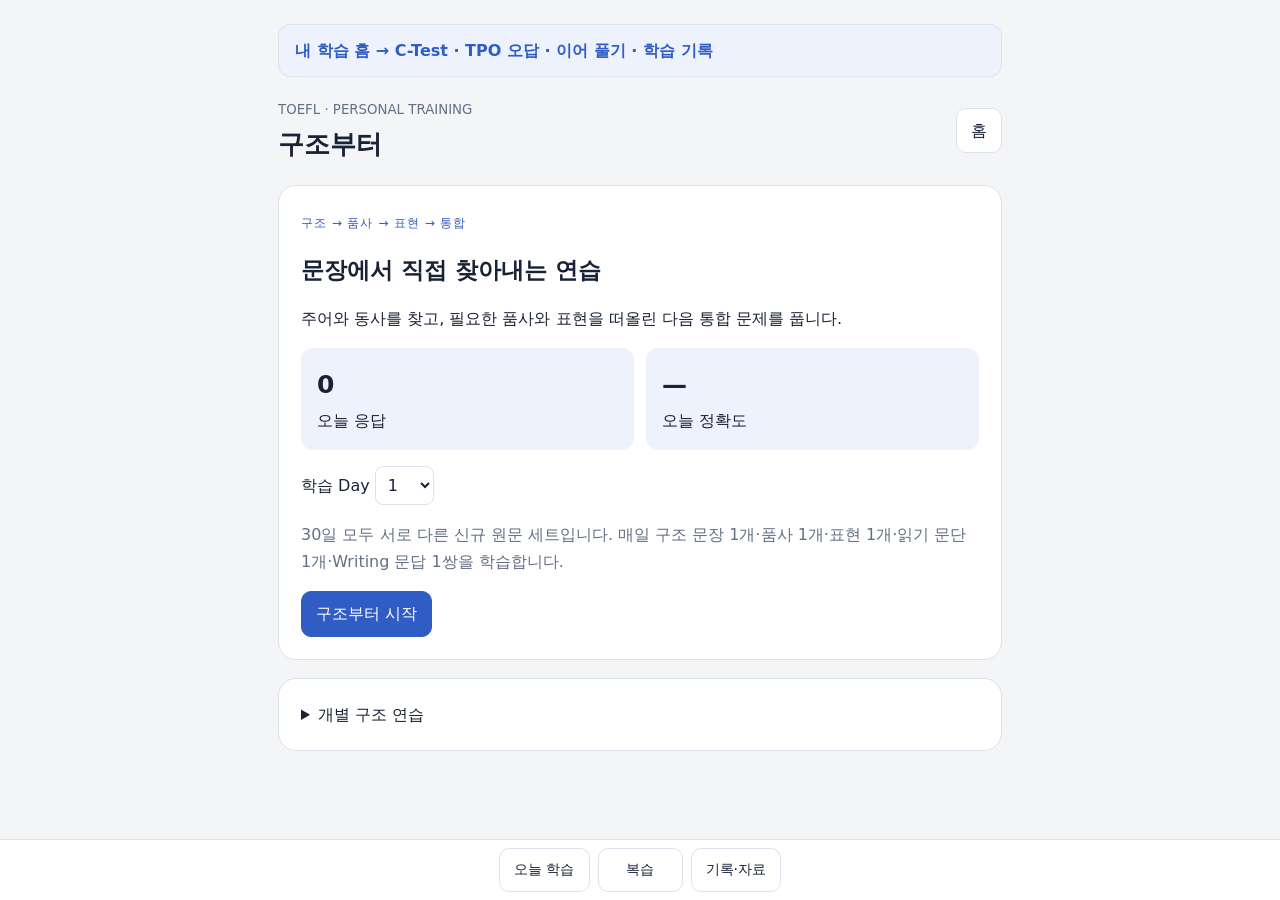
<file: index.html>
<!doctype html>
<html lang="ko"><head><meta charset="utf-8"><meta name="viewport" content="width=device-width,initial-scale=1,viewport-fit=cover"><title>구조부터 · TOEFL Trainer</title>
<style>
:root{color-scheme:light dark;--bg:#f4f5f7;--paper:#fff;--ink:#192335;--muted:#637085;--line:#dce2eb;--accent:#305dc4;--soft:#edf2fc;--ok:#126249;--bad:#a73540}*{box-sizing:border-box}body{margin:0;background:var(--bg);color:var(--ink);font:16px/1.7 system-ui,-apple-system,sans-serif}main{max-width:760px;margin:auto;padding:24px 18px 100px}header{display:flex;justify-content:space-between;align-items:center}h1{font-size:26px;margin:0}h2{font-size:23px;line-height:1.4}h3{font-size:18px}small,.muted{color:var(--muted)}button,input,select{font:inherit}button{cursor:pointer;min-height:44px;border:1px solid var(--line);border-radius:10px;padding:8px 14px;background:var(--paper);color:var(--ink)}button.primary{background:var(--accent);color:white;border-color:var(--accent)}button:disabled{opacity:.45;cursor:default}button:focus-visible,input:focus-visible,select:focus-visible{outline:3px solid #79a4f8;outline-offset:3px}input,select{max-width:100%;padding:8px;border:1px solid var(--line);border-radius:8px;background:var(--paper);color:var(--ink)}.card{padding:22px;background:var(--paper);border:1px solid var(--line);border-radius:18px;margin:18px 0}.row{display:flex;gap:9px;flex-wrap:wrap;align-items:center}.steps{display:flex;gap:8px;overflow-x:auto;margin:16px 0;font-size:13px}.steps span{white-space:nowrap;color:var(--muted)}.steps .active{color:var(--accent);font-weight:750}.sentence{font:21px/2.3 Georgia,serif;margin:24px 0;overflow-wrap:anywhere}.token{font:inherit;line-height:1.5;padding:5px 0;min-height:44px;border:0;background:transparent;border-radius:2px;color:inherit}.token.selected{background:#dce9ff;color:#153f93;box-shadow:inset 0 -2px #305dc4}.feedback{border-left:4px solid var(--accent);padding:14px;background:var(--soft);margin:18px 0}.bad{color:var(--bad)}.ok{color:var(--ok)}.badge{font-size:12px;letter-spacing:.08em;color:var(--accent)}.grid{display:grid;grid-template-columns:1fr 1fr;gap:12px}.metric{padding:16px;background:var(--soft);border-radius:12px}.metric b{display:block;font-size:25px}.chunk{margin:4px;min-height:46px}.answerbox{border:1px dashed var(--line);padding:12px;min-height:70px;border-radius:12px}.source{font-size:12px;color:var(--muted);overflow-wrap:anywhere;margin-top:24px}progress{width:100%;height:8px;accent-color:var(--accent)}.blank{display:inline-block;margin:0 3px;white-space:nowrap;font-family:monospace}.blank input{font-family:monospace;border:0;border-bottom:2px solid var(--accent);border-radius:0;min-width:34px}.blank small{display:block;text-align:center;font:11px system-ui}.mapnode{padding:8px 12px;border-left:3px solid var(--accent);margin:7px 0;background:var(--soft)}.mapnode b{display:block;font:12px system-ui}.notice{padding:12px;background:var(--soft);border-radius:10px}.menu{display:grid;gap:8px}.menu button{text-align:left}.fixednav{position:fixed;bottom:0;left:0;right:0;background:var(--paper);border-top:1px solid var(--line);padding:8px 12px calc(8px + env(safe-area-inset-bottom));display:flex;justify-content:center;gap:8px;z-index:5}.fixednav button{font-size:14px;min-width:85px}.sr{position:absolute;width:1px;height:1px;overflow:hidden;clip-path:inset(50%)}@media(max-width:450px){main{padding:16px 12px 100px}.card{padding:16px}.sentence{font-size:19px}.row button{flex-grow:1}}@media(prefers-color-scheme:dark){:root{--bg:#10151d;--paper:#19212d;--ink:#e8edf5;--muted:#a7b5c9;--line:#38455b;--accent:#8bb0ff;--soft:#242f45;--ok:#83d6b4;--bad:#ffacb0}button.primary{color:#10151d}.token.selected{background:#364e7e;color:#fff}}@media(prefers-reduced-motion:reduce){*{scroll-behavior:auto}}
.blank input{padding:4px 0;width:calc(var(--letters)*1.3ch)!important;min-width:0;letter-spacing:.3ch;border-bottom:0;background:repeating-linear-gradient(to right,var(--accent) 0 1ch,transparent 1ch 1.3ch) left bottom/100% 2px no-repeat}.blank input:disabled{opacity:1}.cloudfields{display:grid;gap:12px}.cloudfields input{width:100%}
</style></head><body><main><a href="study/index.html" style="display:block;background:#edf2fc;color:#305dc4;border:1px solid #dce2eb;border-radius:12px;padding:12px 16px;margin-bottom:18px;text-decoration:none;font-weight:600">내 학습 홈 → C-Test · TPO 오답 · 이어 풀기 · 학습 기록</a><header><div><small>TOEFL · PERSONAL TRAINING</small><h1>구조부터</h1></div><button onclick="home()">홈</button></header><p id="saveNotice" role="status"></p><div id="app"></div></main><nav class="fixednav" aria-label="주 메뉴"><button onclick="home()">오늘 학습</button><button onclick="review()">복습</button><button onclick="stats()">기록·자료</button></nav>
<script>
'use strict';
// DATA: source pages were checked before rewriting. No generated training sentences.
const BOOKS={
col:{file:'뉴 2026 가가가 어휘 콜로케이션.pdf',book:'Hackers 뉴텝스 Reading · 제공 콜로케이션 자료'},
voca:{file:'뉴 2026 가가가가 TOEFL Hackers Voca 2nd Edition.pdf',book:'Hackers TOEFL Vocabulary 2nd Edition'},
reading:{file:'해커스 Reading.pdf',book:'Hackers Updated TOEFL Reading'},
writing:{file:'해커스 Writing.pdf',book:'Hackers Updated TOEFL Writing'},
key:{file:'해커스 Writing 정답.pdf',book:'Hackers Updated TOEFL Writing 정답'}
};
function source(book,page,section,format='원문 · exercise formatting'){return {book,...BOOKS[book],pdfPage:page,section,type:'hackers_original',format,verified:true};}
const SRC={env:source('col',2,'인쇄 234 · Part II','교재 정답 role 복원 · exercise formatting'),v:source('voca',166,'인쇄 164 · 예문'),sq:source('voca',335,'인쇄 333 · Final Test 2, 16'),r:source('reading',260,'Invasive Plants'),k:source('reading',346,'Keystone Species'),w:source('writing',22,'Diagnostic Test 01–05'),a:source('key',2,'인쇄 386 · Diagnostic Test 정답')};
const labels={S:'주어 전체',V:'동사 핵심',O:'목적어 전체',C:'주격 보어',PP:'전치사구',ADV:'부사어',INF:'목적의 to부정사구',BARE:'원형부정사 보충절',REL:'관계절',CLAUSE:'내포절',EX:'존재구문의 there',NP:'동사 뒤 명사구'};
const types={S:'명사구 / 주어',V:'동사 핵심',O:'명사구 / 목적어',C:'주격 보어',PP:'전치사구',ADV:'부사어',INF:'목적의 to부정사구',BARE:'원형부정사 보충절',REL:'관계절',CLAUSE:'내포절',EX:'형식 주어',NP:'존재 대상 명사구'};
const tok=s=>s.trim().split(/\s+/);
const flat=ranges=>[...new Set(ranges.flatMap(([a,b])=>Array.from({length:b-a+1},(_,i)=>a+i)))].sort((a,b)=>a-b);
const same=(a,b)=>JSON.stringify([...new Set(a)].sort((x,y)=>x-y))===JSON.stringify([...new Set(b)].sort((x,y)=>x-y));
const norm=s=>s.trim().toLowerCase().replace(/[’]/g,"'").replace(/\s+/g,' ').replace(/[.,!?;:]$/,'');
function textAt(s,ranges){return ranges.map(([a,b])=>s.tokens.slice(a,b+1).join(' ')).join(' … ');}
// Authoring segments establish exact inclusive spans; grading never searches answer strings.
function sentence(id,parts,src,difficulty,note,nested=[]){
 let tokens=[],nodes=[];for(const [role,text] of parts){const start=tokens.length;tokens.push(...tok(text));nodes.push({role,ranges:[[start,tokens.length-1]],type:types[role]});}
 const verbs=nodes.filter(n=>n.role==='V');const mainVerb={role:'V',ranges:verbs.flatMap(n=>n.ranges),type:types.V};
 return {id,text:tokens.join(' '),tokens,source:src,difficulty,note,syntax:{nodes,subject:nodes.find(n=>n.role==='S'||n.role==='EX'),mainVerb,object:nodes.find(n=>n.role==='O'),complement:nodes.find(n=>n.role==='C'||n.role==='NP'),nested},grammarPatterns:[...new Set(nodes.map(n=>n.role))]};
}
const SENTENCES=[
sentence('env',[['S','The environment'],['V','plays'],['O','a major role'],['PP','in determining where people will choose to live.']],SRC.env,6,'plays만 동사 핵심입니다. a major role은 목적어입니다. play a major role은 별도의 어휘 결합입니다.',[
{role:'CLAUSE',ranges:[[8,13]],type:'내포 의문절',parent:'PP',note:'where people will choose to live는 determining의 보충절입니다.'},
{role:'S',ranges:[[9,9]],type:'내포절 주어',parent:'CLAUSE'},
{role:'V',ranges:[[10,11]],type:'내포절 동사 핵심',parent:'CLAUSE'},
{role:'INF',ranges:[[12,13]],type:'choose의 to부정사 보충절',parent:'CLAUSE'}]),
sentence('squirrels',[['S','Squirrels'],['V','must accumulate'],['O','seeds and nuts'],['PP','throughout the summer and fall'],['INF','to survive the winter.']],SRC.sq,4,'fall은 summer와 병렬인 명사입니다. throughout의 목적어에 속하며 동사가 아닙니다. to survive는 목적을 나타냅니다.'),
sentence('hubble',[['S','The Hubble Space Telescope'],['V','helped'],['O','scientists'],['BARE','verify the existence of black holes.']],SRC.v,4,'helped가 주절 동사입니다. scientists는 목적어이고 verify 이하가 원형부정사 보충절입니다.',[
{role:'V',ranges:[[6,6]],type:'비정형절 동사',parent:'BARE'},
{role:'O',ranges:[[7,11]],type:'verify의 목적어',parent:'BARE'}]),
sentence('marathon',[['S','Running a marathon'],['V','requires'],['O','sustained physical activity and great endurance.']],SRC.v,4,'Running a marathon 전체가 동명사절 주어입니다. requires의 목적어는 and로 연결된 두 명사구 전체입니다.'),
sentence('impact',[['S','These plants'],['V','impact'],['O','both natural and managed ecosystems.']],SRC.r,2,'impact는 여기서 동사입니다. both natural and managed가 ecosystems를 수식합니다.'),
sentence('risk',[['S','Some species'],['V','can'],['ADV','also'],['V','increase'],['O','the risk of flooding.']],SRC.r,3,'동사 핵심은 can과 increase입니다. also는 부사입니다. of flooding은 risk를 보충하며 목적어 명사구 안에 포함됩니다.'),
sentence('ornamental',[['S','Ornamental plants in gardens'],['V','may'],['ADV','also'],['V','establish'],['O','new populations'],['PP','in nearby areas.']],SRC.r,3,'in gardens는 주어 명사구 안에서 plants를 수식합니다. 동사 핵심 may와 establish 사이의 also는 부사입니다.'),
sentence('definition',[['S','Invasive plants'],['V','are'],['C','plants that spread outside their native range.']],SRC.r,5,'are는 연결동사입니다. plants that spread… 전체가 주격 보어이며 that절은 plants의 제한적 관계절입니다.',[
{role:'REL',ranges:[[4,9]],type:'제한적 관계절',parent:'C'}]),
sentence('removed',[['S','He'],['V','removed'],['O','starfish'],['PP','from an ecosystem that had 14 other organisms.']],SRC.k,5,'removed의 목적어는 starfish입니다. that절은 ecosystem을 수식하므로 from 전치사구 안에 포함됩니다.'),
sentence('beavers',[['S','Beavers,'],['ADV','for example,'],['V','are'],['C','habitat builders.']],SRC.k,2,'are는 연결동사, habitat builders는 주격 보어입니다. for example은 삽입된 예시 부사어입니다.'),
sentence('priority',[['S','Protecting keystone species'],['V','is'],['C','a priority'],['PP','due to their large environmental impact.']],SRC.k,4,'Protecting keystone species는 동명사절 주어입니다. due to 이하는 이유를 덧붙이는 전치사구로 분석합니다.'),
sentence('efforts',[['S','Efforts in Argentina'],['V','demonstrate'],['O','how they can be successfully preserved.']],SRC.k,6,'demonstrate의 목적어는 how로 시작하는 내포 의문절 전체입니다.',[
{role:'CLAUSE',ranges:[[4,9]],type:'내포 의문절 / 목적어',parent:'O'},
{role:'S',ranges:[[5,5]],type:'내포절 주어',parent:'O'},
{role:'V',ranges:[[6,7],[9,9]],type:'내포절 동사 핵심',parent:'O'},
{role:'ADV',ranges:[[8,8]],type:'내포절 부사',parent:'O'}]),
sentence('breeding',[['S','A breeding program'],['V','has stabilized'],['O','their populations,'],['REL','which will help restore ecological balance.']],SRC.k,5,'has stabilized가 완료형 동사 핵심입니다. 쉼표 뒤 which절은 앞 내용에 대한 비제한적 관계절로 따로 표시합니다.')
,
sentence('other-roles',[['S','Keystone species'],['V','can'],['ADV','also'],['V','play'],['O','other roles'],['PP','in an ecosystem besides that of a predator.']],SRC.k,3,'can과 play가 동사 핵심입니다. other roles는 목적어이며 play와 함께 어휘 결합을 이룹니다.')
];
// User-provided diagnostic cases are tests, never mislabeled as textbook material.
const TEST_SOURCE={type:'user_regression',file:'사용자 감사 지시문 §29',pdfPage:null,section:'개발 회귀검사',verified:false};
const FIXTURES=[
sentence('test-population',[['S','The population'],['V','increased'],['ADV','significantly.']],TEST_SOURCE,2,''),
sentence('test-existential',[['EX','There'],['V','was'],['NP','a significant increase'],['PP','in population.']],TEST_SOURCE,3,'There는 형식 주어. a significant increase는 동사 뒤 존재 대상 명사구입니다.'),
sentence('audit-grades',[['S','Grades'],['V','offer'],['O','clear, objective feedback that allows students to measure their progress over time.']],TEST_SOURCE,5,'제한적 관계절도 목적어 NP 안에 포함됩니다.'),
sentence('audit-transit',[['S','Investing in efficient public transit systems'],['V','can'],['ADV','significantly'],['V','reduce'],['O','traffic congestion.']],TEST_SOURCE,4,'can과 reduce가 동사 핵심이며 significantly는 별도 부사입니다.')
];
const byId=id=>SENTENCES.find(x=>x.id===id);
const SLOTS=[
{id:'slot-role',sid:'env',index:5,pos:'명사',why:'a major 뒤 명사 자리이며 plays의 목적어 명사구 중심입니다.'},
{id:'slot-accumulate',sid:'squirrels',index:2,pos:'동사',why:'조동사 must 뒤에는 동사원형 accumulate가 옵니다.'},
{id:'slot-verify',sid:'hubble',index:6,pos:'동사',why:'help + 목적어 + 동사원형. verify는 주절 helped와 구별되는 비정형절 동사입니다.'},
{id:'slot-physical',sid:'marathon',index:5,pos:'형용사',why:'physical은 명사 activity를 수식합니다.'},
{id:'slot-also',sid:'risk',index:3,pos:'부사',why:'also는 덧붙임을 나타내는 부사이며 동사 핵심에서 제외합니다.'},
{id:'slot-new',sid:'ornamental',index:7,pos:'형용사',why:'new는 populations를 수식하는 형용사입니다.'},
{id:'slot-stabilized',sid:'breeding',index:4,pos:'동사',why:'has + 과거분사 stabilized는 현재완료 동사 핵심입니다.'}
];
const COLLOCATIONS=[
{id:'col-role',sid:'env',expression:'play a major role',surface:'plays a major role',span:[2,5],type:'V+N',cue:'중요한 역할을 하다',transfer:'col-other'},
{id:'col-risk',sid:'risk',expression:'increase the risk of',surface:'increase the risk of',span:[4,7],type:'V+N+Prep',cue:'~의 위험을 높이다',transfer:null},
{id:'col-physical',sid:'marathon',expression:'physical activity',surface:'physical activity',span:[5,6],type:'Adj+N',cue:'신체 활동',transfer:null},
{id:'col-great',sid:'marathon',expression:'great endurance',surface:'great endurance',span:[8,9],type:'Adj+N',cue:'큰 인내력',transfer:null},
{id:'col-impact',sid:'priority',expression:'environmental impact',surface:'environmental impact',span:[10,11],type:'Adj+N',cue:'환경에 미치는 영향',transfer:null},
{id:'col-other',sid:'other-roles',expression:'play other roles',surface:'play other roles',span:[4,6],type:'V+N',cue:'다른 역할들을 하다',transfer:'col-role'}
];
const PARAGRAPHS=[
{id:'p-invasive1',title:'Invasive Plants · 1',source:SRC.r,text:'Invasive plants are plants that spread outside their native range. When these plants possess traits such as aggressive growth, high reproductive rates, and resistance to local pests, they can outcompete indigenous vegetation for sunlight, water, and nutrients. Invasive species can be found in many ecosystems, from wetlands and forests to urban areas. Their presence may reduce biodiversity, alter soil composition, and disrupt water cycles.'},
{id:'p-invasive2',title:'Invasive Plants · 2',source:SRC.r,text:'These plants impact both natural and managed ecosystems. Natural areas may lose native plant populations, which negatively affects the insects and animals that rely on them. Agricultural lands often suffer from diminished crop yields, as invasive plants are difficult to control. Some species can also increase the risk of flooding. For example, Japanese knotweed overruns stream banks and makes it easy for water to overflow, while purple loosestrife forms dense clusters in wetlands.'},
{id:'p-invasive3',title:'Invasive Plants · 3',source:SRC.r,text:'Invasive plants often spread as a result of human activity, such as the unintentional transportation of seeds in cargo. Ornamental plants in gardens may also establish new populations in nearby areas. Animals and wind further aid the spread of invasive plants by dispersing seeds over large distances. Additionally, changes in land use, such as deforestation, can create environments that favor invasive species.'},
{id:'p-keystone',title:'Keystone Species · 3',source:SRC.k,text:'Protecting keystone species is a priority due to their large environmental impact. Efforts in Argentina demonstrate how they can be successfully preserved. Jaguars, which control prey populations that would otherwise overconsume vegetation, have been safeguarded in large national parks. A breeding program has stabilized their populations, which will help restore ecological balance.'}
];
const WRITING=[
{id:'write1',prompt:'Were there any questions during the training session?',text:'The new employees wanted to know if they would be able to access the system.',chunks:['The new employees','wanted to know','if','they','would be able','to access the system.'],source:SRC.w,answerSource:SRC.a,note:'wanted to know 뒤 if절은 they + would be able의 평서문 어순입니다.',pattern:'CL'},
{id:'write3',prompt:"My group still hasn’t finished the project.",text:'Have you talked to your professor about the delay?',chunks:['Have you','talked','to your professor','about the delay?'],source:SRC.w,answerSource:SRC.a,note:'현재완료 의문문: Have + you + talked. to your professor와 about the delay는 전치사구입니다.',pattern:'Q'},
{id:'write4',prompt:'Can I ask why you left your former job?',text:'I am looking for a position that better fits my long-term goals.',chunks:['I','am looking for','a position','that better fits','my long-term goals.'],source:SRC.w,answerSource:SRC.a,note:'that 이하가 position을 수식합니다. 단수 position을 받으므로 fits입니다.',pattern:'CL'},
{id:'write5',prompt:'What did the waitress say about our order?',text:'She said the dishes are being prepared now.',chunks:['She','said','the dishes','are being prepared','now.'],source:SRC.w,answerSource:SRC.a,note:'said 뒤에는 주어 the dishes + 수동진행형 are being prepared의 평서문 어순이 옵니다.',pattern:'VF'}
];
// NEW30: fixed, source-verified assignments; legacy IDs remain available for saved records.
Object.assign(labels,{TINF:'보충 to부정사절',PART:'분사 부사절'});
Object.assign(types,{TINF:'보충 to부정사절',PART:'분사 부사절'});
const NEW30_DATA=[{"day":1,"page":258,"paragraph":1,"text":"Covering over 800 acres in the heart of Manhattan, Central Park in New York City is one of the most iconic urban parks in the United States. Conceived during the mid-nineteenth century, the park was created as a response to rapid urbanization and industrial growth, which left city residents with little access to natural spaces. Frederick Law Olmsted, who co-designed the park with Calvert Vaux, saw parks as integral in creating healthier and more democratic cities.","structure":[[["PART","Covering over 800 acres in the heart of Manhattan,"],["S","Central Park in New York City"],["V","is"],["C","one of the most iconic urban parks in the United States."]],"iconic","형용사","urban parks","Adj+N","도시 공원","분사절을 제외한 Central Park in New York City가 주어입니다. is 뒤 명사구 전체는 주격 보어입니다."],"writing":["Do you have any spare envelopes I could use?","Have you|tried looking|in the supply closet?",68,12,1]},{"day":2,"page":258,"paragraph":2,"text":"Olmsted and Vaux employed a naturalistic style, incorporating meadows, woodlands, and bodies of water to evoke the countryside within the city. They also planned winding paths, scenic viewpoints, and diverse plantings that offered both beauty and function. This balance of utility and aesthetics marked a significant development in American landscape architecture.","structure":[[["S","This balance of utility and aesthetics"],["V","marked"],["O","a significant development in American landscape architecture."]],"significant","형용사","landscape architecture","N+N","조경 건축","of utility and aesthetics는 주어 내부 수식어입니다. marked 뒤 목적어에 in American landscape architecture를 포함합니다."],"writing":["Who was chosen to represent our class at the competition?","I|have no idea|who|ended up|being selected.",68,12,2]},{"day":3,"page":258,"paragraph":3,"text":"For urban dwellers of all backgrounds, the park provided relief from the pressures of industrial city life. Its green spaces demonstrated how thoughtful planning could improve public health and enhance community well-being. Today, Central Park remains a case study for urban park planners and a lasting symbol of how landscape design can shape urban life through both aesthetics and social benefits.","structure":[[["PP","For urban dwellers of all backgrounds,"],["S","the park"],["V","provided"],["O","relief"],["PP","from the pressures of industrial city life."]],"provided","동사","provided relief","V+N","안도·휴식을 제공했다","provided가 주절 동사입니다. from 이하는 무엇에서 벗어나는지를 나타내는 전치사구입니다."],"writing":["Are you worried about having to lead the new project?","My only concern|is|whether|we have the time|to complete it.",68,12,3]},{"day":4,"page":262,"paragraph":1,"text":"Habitus is a concept developed by French sociologist Pierre Bourdieu. It refers to the deeply embedded habits, skills, and ways of perceiving the world that individuals develop through their cultural and social experiences. Habitus shapes unconscious actions, patterns of thought, and preferences in daily life and explains why people from similar backgrounds often display comparable behaviors.","structure":[[["S","Habitus"],["V","is"],["C","a concept developed by French sociologist Pierre Bourdieu."]],"concept","명사","French sociologist","Adj+N","프랑스 사회학자","developed 이하는 concept를 수식하는 과거분사절로 주격 보어 안에 포함됩니다."],"writing":["Can you tell me what Anthony was asking about just now?","He|was curious about|what|I was planning|for the weekend.",68,12,4]},{"day":5,"page":262,"paragraph":2,"text":"A familiar example of habitus can be seen in classroom etiquette. Children who grow up in families emphasizing punctuality, quiet listening, and respect for authority often retain these dispositions until they graduate. Such students instinctively understand classroom expectations and adapt accordingly. On the other hand, children who were not exposed to these norms early in life may struggle to fit in despite wanting to, and this demonstrates how habitus operates below conscious awareness.","structure":[[["S","A familiar example of habitus"],["V","can be seen"],["PP","in classroom etiquette."]],"familiar","형용사","classroom etiquette","N+N","교실 예절","can be seen 전체가 조동사를 포함한 수동태 동사 핵심입니다. 목적어는 없습니다."],"writing":["Did the staff say anything about the new leave policy?","They|wanted to know|when|it would take effect.",68,12,5]},{"day":6,"page":262,"paragraph":3,"text":"Habitus continues to influence behaviors in adulthood. For instance, professionals today who were raised in families working in the corporate world may feel more comfortable in formal business settings, understand unwritten rules of networking, and select business attire that suits the context. This invisible framework created by habitus guides choices and reactions throughout life, reflecting how social position and life experiences shape both individual identity and collective cultural practices.","structure":[[["S","Habitus"],["V","continues"],["TINF","to influence behaviors in adulthood."]],"influence","동사","influence behaviors","V+N","행동에 영향을 미치다","to influence 이하는 continues를 보충하는 부정사절입니다. 목적을 나타내는 부사절과 구별합니다."],"writing":["We need a new coffee machine for the break room.","Do you|remember|where|we bought|the last one?",69,12,6]},{"day":7,"page":264,"paragraph":1,"text":"In 1974, a team of anthropologists discovered fossilized remains of a hominid (early human) in Ethiopia. The skeleton, later named \"Lucy,\" comprised 47 bone fragments (about 40 percent of the total). Estimated to be a small adult female, she stood just over a meter tall and weighed around 29 kilograms. Her anatomy—long arms, and curved finger and toe bones—suggested she retained adaptations for climbing trees.","structure":[[["PP","In 1974,"],["S","a team of anthropologists"],["V","discovered"],["O","fossilized remains of a hominid (early human)"],["PP","in Ethiopia."]],"fossilized","형용사","fossilized remains","Adj+N","화석화된 유해","of anthropologists는 주어 안에, of a hominid는 목적어 안에 포함됩니다."],"writing":["When will the next shipment of books arrive?","They|are scheduled|to be delivered|in a couple of days.",69,12,7]},{"day":8,"page":264,"paragraph":2,"text":"Before Lucy's discovery, scientists debated whether bipedalism (upright walking) or brain development came first. Early fossils were often found with few bones below the skulls, making it hard to establish a timeline of upright walking. The pelvis and leg fragments from Lucy's skeleton provided clear evidence of an early hominid that walked upright yet had a small brain, confirming that bipedalism evolved before large brain development.","structure":[[["PP","Before Lucy's discovery,"],["S","scientists"],["V","debated"],["O","whether bipedalism (upright walking) or brain development came first."]],"development","명사","brain development","N+N","뇌 발달","whether 이하는 debated의 목적어인 내포 의문절입니다. came은 내포절 동사입니다."],"writing":["I heard our company is getting us new computers.","Do you|know|when|that is supposed|to happen?",69,12,8]},{"day":9,"page":264,"paragraph":3,"text":"Lucy's discovery also provided instrumental evidence for the anthropological understanding of human dispersal patterns by dating a bipedal hominid to 3.2 million years ago in East Africa. By placing the critical stages of early hominid evolution on the African continent, Lucy's discovery solidified Africa's role as the \"cradle of humanity,\" reinforcing the importance of East Africa as the point of origin for fundamental human traits.","structure":[[["S","Lucy's discovery"],["ADV","also"],["V","provided"],["O","instrumental evidence for the anthropological understanding of human dispersal patterns"],["PP","by dating a bipedal hominid to 3.2 million years ago in East Africa."]],"instrumental","형용사","instrumental evidence","Adj+N","핵심적인 증거","also는 부사입니다. for 이하가 evidence의 내용을 한정합니다. by 이하는 증거를 제공한 방법입니다."],"writing":["Are the Wilsons coming to the party this weekend?","Don't you|know|they can't make it|this weekend?",69,12,9]},{"day":10,"page":267,"paragraph":1,"text":"Genetic diversity is the total number of variations within the genetic makeup of a species. This diversity allows populations to respond to environmental changes, such as new diseases or climate shifts. For example, within a species, some individuals may carry genes that make them resistant to certain illnesses, while others might be sensitive. This means that if a disease affects a population, not all individuals will be affected in the same way, allowing some to survive and reproduce.","structure":[[["S","Genetic diversity"],["V","is"],["C","the total number of variations within the genetic makeup of a species."]],"makeup","명사","genetic makeup","Adj+N","유전적 구성","is 뒤 명사구 전체가 주격 보어입니다. within 이하는 variations의 범위를 한정합니다."],"writing":["I'm excited to see Ellie perform in the musical.","Did she|tell you|what role|she's playing|in the show?",69,12,10]},{"day":11,"page":267,"paragraph":2,"text":"Genetic diversity is crucial for agriculture. Plant breeders rely on selective breeding to develop crops with desirable traits like high yield. This often results in genetic uniformity, which renders the entire crop highly vulnerable to new diseases. For instance, the 1970 Southern corn leaf blight epidemic in the U.S. destroyed over half the maize crop because most commercial maize shared a susceptible genetic foundation.","structure":[[["S","Genetic diversity"],["V","is"],["C","crucial for agriculture."]],"crucial","형용사","crucial for","Adj+Prep","~에 매우 중요한","crucial은 형용사 보어이고 for agriculture는 그 형용사를 보충하므로 보어 범위에 함께 포함합니다."],"writing":["Is the company planning to open a new branch?","Have you|heard|if|they're making|an announcement?",308,63,1]},{"day":12,"page":267,"paragraph":3,"text":"To prevent such losses, scientists actively utilize the broad genetic diversity stored in gene banks. These facilities house seeds from thousands of plant varieties, including wild relatives. Researchers study this diversity to identify resistance genes and introduce them into commercial crops through breeding, thereby creating a crucial genetic defense against future threats.","structure":[[["INF","To prevent such losses,"],["S","scientists"],["ADV","actively"],["V","utilize"],["O","the broad genetic diversity stored in gene banks."]],"actively","부사","gene banks","N+N","유전자 은행","To prevent는 목적의 부정사절입니다. stored 이하는 diversity를 수식하여 목적어 안에 포함됩니다."],"writing":["Are you joining the language exchange club this semester?","I|have not decided|whether|I'm going to join|yet.",308,63,2]},{"day":13,"page":270,"paragraph":1,"text":"Pareidolia is a phenomenon where the brain quickly perceives recognizable shapes, especially faces, in random patterns or objects. Research suggests that pareidolia occurs when the brain's pattern recognition systems become hyperactive, causing neural pathways to misinterpret ambiguous visual stimuli as meaningful objects. This cognitive shortcut leads the brain to \"fill in\" missing information based on stored memories and expectations.","structure":[[["S","This cognitive shortcut"],["V","leads"],["O","the brain"],["TINF","to \"fill in\" missing information based on stored memories and expectations."]],"cognitive","형용사","missing information","Adj+N","빠진 정보","leads + 목적어 + to부정사 보충절입니다. to부정사는 목적 부사절이 아닙니다."],"writing":["I heard there will be a leadership workshop on Friday.","Will there be|any preparation materials|we should review|beforehand?",308,63,3]},{"day":14,"page":270,"paragraph":2,"text":"A famous case of pareidolia called \"the face on Mars\" occurred in 1976, when NASA's Viking probe sent back a photo of the Martian surface. The image appeared to show a large human-like face, leading to widespread public speculation about life on Mars. Later, higher-definition pictures taken under different lighting revealed it to be a mesa, a type of rock formation also common on Earth. Nevertheless, the incident attracted global attention and fueled discussions of the possible existence of extraterrestrial intelligence.","structure":[[["S","The image"],["V","appeared"],["TINF","to show a large human-like face,"],["PART","leading to widespread public speculation about life on Mars."]],"widespread","형용사","public speculation","Adj+N","대중의 추측","appeared 뒤 to show는 보충 부정사절입니다. 쉼표 뒤 leading 이하는 결과를 덧붙이는 분사절입니다."],"writing":["What questions did the interviewer have for you?","She|was interested in|what|I gained|from my previous job.",308,63,4]},{"day":15,"page":270,"paragraph":3,"text":"From an evolutionary perspective, pareidolia likely developed as a survival advantage. Our ancestors who were highly sensitive to detecting faces could better identify social allies and potential predators. This hypersensitive face-detection system created beneficial \"false positives,\" where occasionally seeing non-existent faces was preferable to missing real ones.","structure":[[["PP","From an evolutionary perspective,"],["S","pareidolia"],["ADV","likely"],["V","developed"],["PP","as a survival advantage."]],"evolutionary","형용사","survival advantage","N+N","생존상의 이점","likely는 여기서 부사이며 developed가 동사 핵심입니다. 앞뒤 전치사구는 따로 분석합니다."],"writing":["I was wondering if you watched the documentaries I recommended.","I|have not had|a chance|to watch them.",308,63,5]},{"day":16,"page":272,"paragraph":1,"text":"The Chinese room thought experiment, created by philosopher John Searle, is designed to question whether computers can truly understand language or if they just process symbols mechanically. In this scenario, a person who does not speak Chinese sits in a room. This person receives questions written in Chinese and uses an instruction manual to choose the correct Chinese symbols as answers. To outsiders, the responses seem fluent, yet the person does not understand the language. Searle argues that the person is merely manipulating symbols based on rules, not meaning.","structure":[[["PP","In this scenario,"],["S","a person who does not speak Chinese"],["V","sits"],["PP","in a room."]],"sits","동사","speak Chinese","V+N","중국어를 말하다","who does not speak Chinese는 person의 제한적 관계절이므로 주어 전체에 포함합니다."],"writing":["I'm thinking of signing up for that new fitness program.","Is that|the one|where|you exercise outdoors|with a trainer?",309,63,6]},{"day":17,"page":272,"paragraph":2,"text":"This argument has generated several responses. Some philosophers claim that although the individual does not understand Chinese, the whole system—the room, the person, the instructions—constitutes a mind that does understand the language. Others suggest that the whole system would need to be able to interact with the outside world to develop genuine understanding. Another response proposes that if the system replicated the exact biological processes of a human brain, a true understanding of Chinese would emerge.","structure":[[["S","This argument"],["V","has generated"],["O","several responses."]],"generated","동사","generated several responses","V+N","여러 반응을 이끌어냈다","has generated는 현재완료 동사 핵심이며 several responses가 목적어입니다."],"writing":["I started an online course about stress management techniques.","On which platform|did you|find it?",309,63,7]},{"day":18,"page":272,"paragraph":3,"text":"The Chinese room thought experiment highlights a core debate in artificial intelligence (AI): whether computational processes alone can create genuine understanding or consciousness. AI systems produce fluent responses without possessing conscious awareness. As technology advances, distinguishing between genuine understanding and sophisticated symbol manipulation becomes important.","structure":[[["S","AI systems"],["V","produce"],["O","fluent responses"],["PP","without possessing conscious awareness."]],"fluent","형용사","conscious awareness","Adj+N","의식적 자각","without은 전치사이며 뒤의 동명사절을 포함해 하나의 전치사구로 선택합니다."],"writing":["We might need to reschedule today's meeting.","Okay. Just|let me know|what time|works best|for you.",309,63,8]},{"day":19,"page":274,"paragraph":1,"text":"The history of passenger jets reflects the story of progress and advancement. Before the jet age, commercial air travel relied on slow propeller planes. In 1952, the De Havilland Comet became the first commercial jet to enter service, promising shorter flight times and greater comfort.","structure":[[["S","The history of passenger jets"],["V","reflects"],["O","the story of progress and advancement."]],"reflects","동사","passenger jets","N+N","여객 제트기","두 of 전치사구는 각각 주어와 목적어 명사구 내부에 포함됩니다."],"writing":["Didn't I see Brian talking to you earlier?","He|asked|whether|I could teach|the new training program.",309,63,9]},{"day":20,"page":274,"paragraph":2,"text":"However, the initial excitement around the Comet quickly gave way to serious safety concerns. Within just a few years, several catastrophic accidents occurred with the Comet. Repeated cabin pressurization and flawed window design led to metal fatigue, causing ruptures during flight. These incidents severely undermined public trust in jet airliners.","structure":[[["S","These incidents"],["ADV","severely"],["V","undermined"],["O","public trust in jet airliners."]],"severely","부사","public trust","Adj+N","대중의 신뢰","severely를 동사 핵심에 넣지 않습니다. in jet airliners는 trust의 대상을 보충합니다."],"writing":["Has the program you requested been installed yet?","No,|it is supposed|to be installed|on Monday.",309,63,10]},{"day":21,"page":274,"paragraph":3,"text":"Lessons from the Comet paved the way for more reliable jets. One of them, the Boeing 707, entered service in 1958, and though it was smaller than modern jets, it was widely adopted by airlines. In 1970, the Boeing 747, the first wide-body passenger jet, entered service. The arrival of wide-body jets transformed not only the airline industry but also global connectivity, making international tourism and trade much easier.","structure":[[["S","Lessons from the Comet"],["V","paved"],["O","the way"],["PP","for more reliable jets."]],"reliable","형용사","paved the way","V+N","길을 열었다","paved가 동사 핵심이고 the way는 목적어입니다. paved the way는 별도 표현 훈련 범위입니다."],"writing":["Some friends and I are going camping next week.","I|hope|the weather|is good|for camping.",314,67,1]},{"day":22,"page":282,"paragraph":1,"text":"Cone snails are found mostly in the reefs and sandy coastal areas of tropical waters. Their shells display vibrant colors and unique patterns, making them highly sought after by collectors. Cone snails move slowly and use a tube-like organ called a siphon to detect prey such as small fish, marine worms, and other mollusks on the ocean floor.","structure":[[["S","Cone snails"],["V","are found"],["ADV","mostly"],["PP","in the reefs and sandy coastal areas of tropical waters."]],"mostly","부사","tropical waters","Adj+N","열대 해역","are found는 수동태 동사 핵심입니다. mostly는 부사이고 위치 정보는 전치사구입니다."],"writing":["Do you know if anyone is taking time off next week?","I|have not checked|who|plans to be|on leave.",314,67,2]},{"day":23,"page":282,"paragraph":2,"text":"One of the most remarkable features of cone snails is their venom. To catch prey, they deploy a specialized harpoon-like tooth that injects a mix of potent toxins known as conotoxins. These toxins quickly immobilize prey by interfering with the victim's nerve signals. For humans, the sting of certain species can be life-threatening, and there is no specific antivenom. Even if a person does not die from a cone snail sting, the venom can cause rapid and severe symptoms.","structure":[[["S","These toxins"],["ADV","quickly"],["V","immobilize"],["O","prey"],["PP","by interfering with the victim's nerve signals."]],"immobilize","동사","nerve signals","N+N","신경 신호","quickly를 제외한 immobilize가 동사 핵심입니다. by 이하는 방법을 나타냅니다."],"writing":["What did Kathleen say about the event on Saturday?","She|asked|if|she could get a ride|to the event.",314,67,3]},{"day":24,"page":282,"paragraph":3,"text":"Nonetheless, these snails are beneficial. They consume small marine animals before they become too great in number for an ecosystem to support. Scientists are also researching conotoxins to develop new painkillers and treatments for nervous system disorders, due to the ability of these substances to block targeted nerve channels.","structure":[[["S","Scientists"],["V","are"],["ADV","also"],["V","researching"],["O","conotoxins"],["INF","to develop new painkillers and treatments for nervous system disorders,"],["PP","due to the ability of these substances to block targeted nerve channels."]],"targeted","형용사","nervous system disorders","N+N","신경계 질환","are와 researching 사이의 also는 부사입니다. to develop은 연구 목적이며 due to 이하는 연구의 근거를 제시합니다."],"writing":["Are you sure you want to buy that speaker model?","It|sounds clearer|than all the other models|on display.",314,67,4]},{"day":25,"page":284,"paragraph":1,"text":"Cryptomnesia is a psychological phenomenon in which a person believes they have generated an original idea, memory, or creative work, when in fact they are unconsciously recalling something they previously encountered. This term was coined by Swiss psychologist Theodore Flournoy during his research on automatic writing—producing words without conscious thought—where he observed subjects producing \"new\" material that was actually derived from forgotten sources.","structure":[[["S","Cryptomnesia"],["V","is"],["C","a psychological phenomenon in which a person believes they have generated an original idea, memory, or creative work, when in fact they are unconsciously recalling something they previously encountered."]],"psychological","형용사","creative work","Adj+N","창작물","in which 이하가 phenomenon의 의미를 한정하므로 주격 보어 범위에 포함됩니다. 내포절의 동사를 주절 is와 구별합니다."],"writing":["What did your boss say when you told him the news?","He|was confused about|why|I decided|to quit my job.",314,67,5]},{"day":26,"page":284,"paragraph":2,"text":"Researchers suggest that cryptomnesia often arises from failures in source monitoring. Source monitoring refers to the mental process that allows people to distinguish between remembered and newly formed ideas. When this system breaks down, past material may resurface as if it were original. Such lapses underscore the instability of memory and its broad influence on how individuals think, create, and judge the originality of their own ideas.","structure":[[["S","Researchers"],["V","suggest"],["O","that cryptomnesia often arises from failures in source monitoring."]],"often","부사","source monitoring","N+N","정보 출처 점검","that절 전체가 suggest의 목적어입니다. arises는 내포절 동사이고 often은 내포절 부사입니다."],"writing":["I was wondering where I could get my uniform.","The team manager|is in charge of|distributing the uniforms.",315,67,6]},{"day":27,"page":284,"paragraph":3,"text":"Cryptomnesia cannot be identified with certainty, since no one method reliably distinguishes unconscious reuse from deliberate plagiarism. Behavioral source-monitoring studies, drafts and timestamps, or computational similarity tools each provide partial insights. However, researchers emphasize the value of cross-checking multiple clues. In this way, they help raise justified suspicion of possible plagiarism.","structure":[[["ADV","However,"],["S","researchers"],["V","emphasize"],["O","the value of cross-checking multiple clues."]],"multiple","형용사","multiple clues","Adj+N","여러 단서","However는 연결 부사입니다. of cross-checking multiple clues는 value를 보충하는 목적어 내부 성분입니다."],"writing":["What do you think we should do to improve product quality?","Let's see|what|the manufacturing team|has to say.",315,67,7]},{"day":28,"page":286,"paragraph":1,"text":"Sleep spindles are brief bursts of brain activity lasting between half a second and two seconds that occur during sleep. They typically emerge every three to six seconds during non-rapid eye movement (NREM) sleep. The generation of sleep spindles involves interactions between the thalamus, which relays sensory signals, and the cerebral cortex, the brain's outer layer responsible for higher cognitive functions.","structure":[[["S","They"],["ADV","typically"],["V","emerge"],["ADV","every three to six seconds"],["PP","during non-rapid eye movement (NREM) sleep."]],"typically","부사","eye movement","N+N","안구 운동","typically와 every three to six seconds는 각각 별도 부사어입니다. 동사 핵심은 emerge입니다."],"writing":["I wish I hadn't missed the new student orientation session.","You|should contact|the student affairs office|to see|what you missed.",315,67,8]},{"day":29,"page":286,"paragraph":2,"text":"Research has verified that sleep spindles are vital for helping the brain consolidate new memories. In studies involving both children and adults, a direct relationship between spindle frequency and the ability to retain new facts or procedures after sleep has been found. Perhaps equally importantly, spindles appear to shield sleepers from being roused by noises or disruptions.","structure":[[["S","Research"],["V","has verified"],["O","that sleep spindles are vital for helping the brain consolidate new memories."]],"vital","형용사","consolidate new memories","V+N","새 기억을 공고히 하다","has verified는 완료형 동사 핵심입니다. that절 전체가 목적어이며 are는 내포절 동사입니다."],"writing":["Do you know the price for a consultation with Dr. Fleming?","I|have no idea|how much|it will cost.",315,67,9]},{"day":30,"page":286,"paragraph":3,"text":"Further studies indicate that sleep spindles may also be related to other mental and physical conditions. One area of inquiry is their importance for emotional regulation. Beyond this, it seems increasingly likely that changes in the sleep patterns, more specifically, a decline in frequency and amplitude, are indicative of certain diseases. Spindle activity disruptions have even been identified as biomarkers of not only cognitive decline and Alzheimer's disease, but also neurological conditions like Parkinson's disease.","structure":[[["S","One area of inquiry"],["V","is"],["C","their importance for emotional regulation."]],"emotional","형용사","emotional regulation","Adj+N","감정 조절","of inquiry는 주어 안에 포함합니다. for emotional regulation는 importance를 보충하는 보어 내부 성분입니다."],"writing":["Can you tell me the course registration process?","Sure. Which steps|do you|want me|to explain?",315,67,10]}];
const DAY_SETS=NEW30_DATA.map(row=>{
 const [parts,word,pos,expression,type,cue,note]=row.structure;
 const src=source('reading',row.page,'원문 문단 '+row.paragraph,'PDF 대조 · 줄바꿈/인용부호 정리 · 문장삽입 위치 기호 제거');
 const sid='new30-s'+row.day,pid='new30-p'+row.day,wid='new30-w'+row.day;
 const s=sentence(sid,parts,src,4,note);
 if(!row.text.includes(s.text))throw new Error('원문/구조 불일치 '+sid);
 const clean=w=>w.replace(/[.,!?;:]$/,'').toLowerCase();
 const indexes=s.tokens.map((w,i)=>clean(w)===word.toLowerCase()?i:-1).filter(i=>i>=0);
 if(indexes.length!==1)throw new Error('품사 대상 불명확 '+sid);
 const ew=expression.split(' '),starts=s.tokens.map((_,i)=>i).filter(i=>ew.every((w,j)=>clean(s.tokens[i+j]||'')===clean(w)));
 if(starts.length!==1)throw new Error('표현 범위 불명확 '+sid);
 const ci=starts[0],slotId='new30-slot'+row.day,colId='new30-col'+row.day;
 SENTENCES.push(s);
 SLOTS.push({id:slotId,sid,index:indexes[0],pos,why:'이 문맥에서 해당 단어의 품사는 '+pos+'입니다. 구조 단계에서 확인한 역할과 연결하세요.'});
 COLLOCATIONS.push({id:colId,sid,expression,surface:expression,span:[ci,ci+ew.length-1],type,cue,transfer:null});
 PARAGRAPHS.push({id:pid,title:'Day '+row.day+' · PDF '+row.page+' / 문단 '+row.paragraph,text:row.text,source:src});
 const [prompt,answer,wp,kp,item]=row.writing,chunks=answer.split('|');
 WRITING.push({id:wid,prompt,text:chunks.join(' '),chunks,source:source('writing',wp,'원문 문답 '+item,'원문 대소문자 유지 · 조각 표시는 소문자'),answerSource:source('key',kp,'문항 '+item+' · 인쇄 '+(kp+384)),note:'교재 정답과 대조한 문장입니다. 직접 질문의 어순과 내포절의 평서문 어순을 구별하세요.',pattern:'SOURCE'});
 return {day:row.day,sid,slotId,colId,pid,wid};
});
const getColl=id=>COLLOCATIONS.find(x=>x.id===id);
function splitWord(w){const clean=w.replace(/[.,!?;:]$/,'');const cut=Math.ceil(clean.length/2);return {prefix:clean.slice(0,cut),answer:clean.slice(cut),suffix:w.slice(clean.length),n:clean.length-cut};}
function blanks(p){let ws=tok(p.text),first=ws.findIndex(w=>/[.!?]$/.test(w)),c=[];for(let i=first+1;i<ws.length;i++){if(/^[a-z]{4,}[,.!?;:]?$/.test(ws[i]))c.push(i);}return c.filter((_,i)=>i%2===0).concat(c.filter((_,i)=>i%2===1)).slice(0,10).sort((a,b)=>a-b);}
// Pure scheduling and grading shared by app and regression tests.
function syntaxQuestions(s){let list=[s.syntax.subject,s.syntax.mainVerb,s.syntax.object||s.syntax.complement,...s.syntax.nodes.filter(n=>['PP','ADV','INF','BARE','REL','TINF','PART'].includes(n.role))].filter(Boolean);
return list.map((n,i)=>({kind:'structure',sid:s.id,role:n.role,ranges:n.ranges,category:'S_'+({S:'SUBJECT',V:'MAINVERB',O:'OBJECT',C:'COMPLEMENT',PP:'MODIFIER',ADV:'MODIFIER',INF:'MODIFIER',BARE:'COMPLEMENT',REL:'CLAUSE'}[n.role]||'BOUNDARY'),key:s.id+':'+i,note:s.note}));}
function classifyQuestion(s){let n=s.syntax.nodes.find(n=>['PP','BARE','INF','REL','ADV','TINF','PART'].includes(n.role));return n?{kind:'classify',sid:s.id,role:n.role,ranges:n.ranges,category:'S_CLAUSE',mode:'NEW'}:null;}
function shuffled(a){a=[...a];for(let i=a.length-1;i>0;i--){let j=Math.floor(Math.random()*(i+1));[a[i],a[j]]=[a[j],a[i]];}return a;}
function safeParse(raw,fallback){try{let x=JSON.parse(raw);return x&&typeof x==='object'?x:fallback;}catch{return fallback;}}
function fresh(){return {version:3,history:[],queue:[],due:[],session:null,day:1};}
function repairTasks(t){
 if(t.kind==='structure'||t.kind==='classify'){let alternatives=SENTENCES.filter(s=>s.id!==t.sid).flatMap(s=>syntaxQuestions(s)).filter(q=>q.role===t.role).sort((a,b)=>byId(a.sid).difficulty-byId(b.sid).difficulty);return alternatives.slice(0,2);}
 if(t.kind==='slot')return SLOTS.filter(x=>x.id!==t.id&&x.pos===SLOTS.find(q=>q.id===t.id).pos).slice(0,2).map(x=>({kind:'slot',id:x.id,phase:0}));
 if(t.kind==='col'){let c=getColl(t.id),other=COLLOCATIONS.find(x=>x.id!==c.id&&x.type===c.type);return [{kind:'col',id:t.id,phase:1},{kind:'col',id:t.id,phase:2},...(other?[{kind:'col',id:other.id,phase:3}]:[])];}
 if(t.kind==='writing')return WRITING.filter(x=>x.id!==t.id).slice(0,1).map(x=>({kind:'writing',id:x.id}));
 if(t.kind==='reading')return [{kind:'reading',id:PARAGRAPHS.find(p=>p.id!==t.id).id}];
 return [];
}
function key(t){return [t.kind,t.id||t.sid,t.key||'',t.phase||0].join(':');}
function scheduleError(st,t){if(t.mode==='REPAIR'||t.mode==='RETEST')return;let root=key(t);if(st.queue.some(x=>x.root===root))return;
 st.queue.push(...repairTasks(t).map(x=>({...x,mode:'REPAIR',root})),{...t,mode:'RETEST',root,phase:t.kind==='col'?3:t.phase});
 if(!st.due.some(x=>x.root===root))st.due.push({...t,mode:'RETEST',root,dueAt:Date.now()+86400000});
}
function daily(st){
 const set=DAY_SETS[Math.max(0,Math.min(29,st.day-1))],s=byId(set.sid);
 const tasks=syntaxQuestions(s),cls=classifyQuestion(s);if(cls)tasks.push(cls);
 tasks.push({kind:'map',sid:s.id},{kind:'slot',id:set.slotId,phase:0},{kind:'slot',id:set.slotId,phase:1});
 for(let phase=0;phase<4;phase++)tasks.push({kind:'col',id:set.colId,phase});
 tasks.push({kind:'reading',id:set.pid},{kind:'writing',id:set.wid});
 return tasks.map(t=>({...t,mode:'NEW',curriculum:'new30-v1'}));
}
function validate(){
 const errors=[],check=(v,m)=>{if(!v)errors.push(m);};let ids=new Set;
 check(DAY_SETS.length===30,'30 new sets');
 for(const field of ['sid','slotId','colId','pid','wid'])check(new Set(DAY_SETS.map(d=>d[field])).size===30,'unique daily '+field);
 for(const [field,pool,text] of [['sid',SENTENCES,'text'],['colId',COLLOCATIONS,'surface'],['pid',PARAGRAPHS,'text'],['wid',WRITING,'text']]){
  const values=DAY_SETS.map(d=>pool.find(x=>x.id===d[field])?.[text]);check(values.every(Boolean)&&new Set(values).size===30,'unique new source '+field);
  const previous=pool.filter(x=>!x.id.startsWith('new30-')).map(x=>x[text]);check(values.every(v=>!previous.includes(v)),'not recycled '+field);
 }
 for(let x of [...SENTENCES,...FIXTURES,...SLOTS,...COLLOCATIONS,...PARAGRAPHS,...WRITING]){check(!ids.has(x.id),'duplicate '+x.id);ids.add(x.id);}
 for(let s of [...SENTENCES,...FIXTURES]){
  check(s.tokens.join(' ')===s.text,s.id+' token reconstruction');
  for(let n of [s.syntax.subject,s.syntax.mainVerb,...s.syntax.nodes,...s.syntax.nested]){check(!!n,s.id+' missing node');for(let r of n?.ranges||[])check(r.length===2&&Number.isInteger(r[0])&&r[0]>=0&&r[1]>=r[0]&&r[1]<s.tokens.length,s.id+' span '+r);}
  let v=flat(s.syntax.mainVerb.ranges);check(!flat(s.syntax.subject.ranges).some(x=>v.includes(x)),s.id+' subject/verb overlap');
  if(s.syntax.object)check(!flat(s.syntax.object.ranges).some(x=>v.includes(x)),s.id+' object/verb overlap');
  check(!!s.source.file&&!!s.source.section,s.id+' source');
 }
 for(let c of COLLOCATIONS){let s=byId(c.sid);check(norm(textAt(s,[c.span]))===norm(c.surface),c.id+' surface span');check(s.text.includes(c.surface),c.id+' surface missing');}
 for(let q of SLOTS)check(byId(q.sid)?.tokens[q.index],q.id+' target');
 for(let p of PARAGRAPHS){check(blanks(p).length===10,p.id+' 10 targets');for(let i of blanks(p)){let b=splitWord(tok(p.text)[i]);check(b.n===b.answer.length&&b.prefix+b.answer+b.suffix===tok(p.text)[i],p.id+' blank length');check(i>tok(p.text).findIndex(w=>/[.!?]$/.test(w)),p.id+' first sentence intact');}}
 for(let w of WRITING){check(w.chunks.join(' ')===w.text,w.id+' chunk reconstruction');check(!!w.prompt&&!!w.answerSource&&w.source.verified,w.id+' provenance');}
 return {passed:errors.length===0,errors,counts:{structure:SENTENCES.length,structureQuestions:SENTENCES.reduce((a,s)=>a+syntaxQuestions(s).length,0),collocations:COLLOCATIONS.length,slots:SLOTS.length,paragraphs:PARAGRAPHS.length,writing:WRITING.length}};
}
globalThis.Trainer={DAY_SETS,NEW30_DATA,SENTENCES,FIXTURES,SLOTS,COLLOCATIONS,PARAGRAPHS,WRITING,syntaxQuestions,flat,same,splitWord,blanks,repairTasks,scheduleError,daily,fresh,safeParse,validate,textAt};
if(typeof document!=='undefined'){
let store=fresh(),storageOK=true;try{const old=localStorage.getItem('toeflTask1AuditV3');store=safeParse(old,fresh());if(store.version!==3||!Array.isArray(store.history)||!Array.isArray(store.queue)||!Array.isArray(store.due))store=fresh();}catch{storageOK=false;}
let ui={anchor:null,selection:[],parts:[],order:[],answers:[],feedback:null,locked:false},screen='home';
const el=id=>document.getElementById(id),escape=s=>String(s??'').replace(/[&<>"']/g,c=>({'&':'&amp;','<':'&lt;','>':'&gt;','"':'&quot;',"'":'&#39;'}[c]));
const view=html=>{el('app').innerHTML=html;};
function persist(){try{localStorage.setItem('toeflTask1AuditV3',JSON.stringify(store));}catch{storageOK=false;}el('saveNotice').textContent=storageOK?'':'현재 브라우저에서 저장할 수 없습니다. 기록·자료에서 백업을 내려받으세요.';}
function current(){return store.session?.tasks[store.session.at];}
function syncUI(){if(store.session){store.session.ui=ui;persist();}}
function start(tasks){store.session={tasks,at:0,ui:null};ui={anchor:null,selection:[],parts:[],order:[],answers:[],feedback:null,locked:false};persist();renderTask();}
function resume(){ui=store.session.ui||{anchor:null,selection:[],parts:[],order:[],answers:[],feedback:null,locked:false};renderTask();}
function home(){screen='home';let h=store.history.filter(h=>new Date(h.time).toDateString()===new Date().toDateString());view('<div class="card"><span class="badge">구조 → 품사 → 표현 → 통합</span><h2>문장에서 직접 찾아내는 연습</h2><p>주어와 동사를 찾고, 필요한 품사와 표현을 떠올린 다음 통합 문제를 풉니다.</p><div class="grid"><div class="metric"><b>'+h.length+'</b>오늘 응답</div><div class="metric"><b>'+(h.length?Math.round(h.filter(x=>x.ok).length/h.length*100)+'%':'—')+'</b>오늘 정확도</div></div><p><label>학습 Day <select id="day" onchange="changeDay(this.value)">'+Array.from({length:30},(_,i)=>'<option '+(store.day===i+1?'selected':'')+'>'+(i+1)+'</option>').join('')+'</select></label></p><p class="muted">30일 모두 서로 다른 신규 원문 세트입니다. 매일 구조 문장 1개·품사 1개·표현 1개·읽기 문단 1개·Writing 문답 1쌍을 학습합니다.</p><div class="row">'+(store.session?'<button onclick="resume()">중단한 학습 이어가기</button><button class="primary" onclick="startDaily()">선택한 Day의 새 원문 시작</button>':'<button class="primary" onclick="startDaily()">구조부터 시작</button>')+'</div></div><details class="card"><summary>개별 구조 연습</summary><p class="muted">처음에는 경계·역할 표시가 없습니다. 동사 핵심에는 조동사와 본동사를 포함하고 부사·목적어는 제외합니다.</p><div class="menu">'+SENTENCES.map((s,i)=>'<button onclick="startSentence('+i+')">'+escape(s.text)+'</button>').join('')+'</div></details>');}
function changeDay(v){store.day=Math.max(1,Math.min(30,Number(v)));persist();}
function startDaily(){if(store.session&&!confirm("진행 중인 풀이를 선택한 Day의 새 원문 세트로 교체할까요? 채점 기록과 복습 기록은 유지됩니다."))return;start(daily(store));}
function startSentence(i){let s=SENTENCES[i],cls=classifyQuestion(s);start([...syntaxQuestions(s),...(cls?[cls]:[]),{kind:'map',sid:s.id}].map(t=>({...t,mode:'NEW'})));}
function provenance(src){return '<details class="source"><summary>출처와 문제화 방식</summary>'+escape(src.file)+' · PDF '+src.pdfPage+'쪽 · '+escape(src.section)+'<br>'+escape(src.format||'원문')+'</details>';}
function shell(title,body,src){let t=current(),session=store.session;let stages=['structure','slot','col','reading','writing'];view('<div class="steps">'+['구조','품사','표현','Complete','Sentence'].map((n,i)=>'<span class="'+(stages[i]===t.kind?'active':'')+'">'+(i+1)+' '+n+'</span>').join(' → ')+'</div><small>'+escape(t.mode||'NEW')+' · '+(session.at+1)+' / '+session.tasks.length+'</small><progress value="'+session.at+'" max="'+session.tasks.length+'"></progress><section class="card"><h2>'+title+'</h2>'+body+'<div id="feedback" aria-live="polite"></div>'+(src?provenance(src):'')+'</section>');if(ui.feedback)feedback();}
function selectedText(s){return [...new Set(ui.selection)].sort((a,b)=>a-b).map(i=>s.tokens[i]).join(' ');}
function renderTask(){
 screen='task';let t=current();if(!t){finish();return;}syncUI();
 if(t.kind==='classify'){let s=byId(t.sid);shell('찾은 범위의 종류를 구분하세요','<p class="sentence">'+escape(textAt(s,t.ranges))+'</p><div class="menu">'+['PP','INF','BARE','REL','ADV','CLAUSE','TINF','PART'].map(role=>'<button onclick="submitClassification(\''+role+'\')" '+(ui.locked?'disabled':'')+'>'+escape(types[role])+'</button>').join('')+'</div>',s.source);return;}
 if(t.kind==='map'){let s=byId(t.sid);shell('구조 지도','<p>'+escape(s.note)+'</p>'+s.syntax.nodes.map(n=>'<div class="mapnode"><b>'+escape(labels[n.role])+'</b>'+escape(textAt(s,n.ranges))+'</div>').join('')+(s.syntax.nested.length?'<details><summary>절 안으로 들어가기</summary>'+s.syntax.nested.map(n=>'<div class="mapnode"><b>'+escape(n.type)+'</b>'+escape(textAt(s,n.ranges))+(n.note?'<p>'+escape(n.note)+'</p>':'')+'</div>').join('')+'</details>':'')+'<button class="primary" onclick="next()">다음 단계</button>',s.source);return;}
 if(t.kind==='structure'){
 let s=byId(t.sid);shell(labels[t.role]+'를 직접 선택하세요','<p class="muted">시작 단어 → 끝 단어를 누르세요. 한 단어는 한 번 누른 뒤 제출할 수 있습니다. 떨어진 동사 핵심은 “범위 추가”로 연결합니다.</p><div class="sentence" aria-label="분석할 문장">'+s.tokens.map((w,i)=>'<button class="token '+(ui.selection.includes(i)?'selected':'')+'" aria-pressed="'+ui.selection.includes(i)+'" onclick="pick('+i+')" '+(ui.locked?'disabled':'')+'>'+escape(w)+'</button> ').join('')+'</div><p>선택: <b>'+escape(selectedText(s)||'없음')+'</b></p><div class="row"><button onclick="addRange()" '+(ui.locked?'disabled':'')+'>범위 추가</button><button onclick="clearPick()" '+(ui.locked?'disabled':'')+'>선택 초기화</button><button class="primary" onclick="submitStructure()" '+(ui.locked||!ui.selection.length?'disabled':'')+'>제출</button></div>',s.source);return;}
 if(t.kind==='slot'){
 let q=SLOTS.find(x=>x.id===t.id),s=byId(q.sid),words=[...s.tokens],target=words[q.index];
 if(!t.phase){words[q.index]='______';shell('빈칸의 품사를 예측하세요','<p class="sentence">'+escape(words.join(' '))+'</p><div class="row">'+['명사','동사','형용사','부사'].map(p=>'<button onclick="submitSlot(\''+p+'\')" '+(ui.locked?'disabled':'')+'>'+p+'</button>').join('')+'</div>',s.source);}
 else{shell('품사에서 단어로','<p>'+escape(q.why)+'</p><p class="sentence">'+s.tokens.map((w,i)=>i===q.index?blankHTML(w,0):escape(w)).join(' ')+'</p><button class="primary" onclick="submitSlotWord()" '+(ui.locked?'disabled':'')+'>빠진 글자 제출</button>',s.source);}return;}
 if(t.kind==='col'){
 let c=getColl(t.id),s=byId(c.sid),phase=t.phase;
 if(phase===0){shell('함께 기억할 표현 발견하기','<p class="sentence">'+escape(s.text)+'</p><details><summary>표현 확인</summary><p>'+escape(c.surface)+' · '+escape(c.cue)+'</p><p class="muted">어휘 결합 유형: '+escape(c.type)+'. 이 범위를 동사 핵심 정답으로 사용하지 않습니다.</p></details><button class="primary" onclick="next()">확인 후 가리고 연습</button>',s.source);return;}
 let before=s.tokens.slice(0,c.span[0]).join(' '),after=s.tokens.slice(c.span[1]+1).join(' ');
 let content='<p class="sentence">'+escape(before)+' <strong>______</strong> '+escape(after)+'</p>';
 if(phase===1){if(!ui.choices)ui.choices=shuffled([c.surface,...COLLOCATIONS.filter(x=>x.id!==c.id).slice(0,2).map(x=>x.surface)]);content+='<p class="muted">이 문맥에 들어가는 표현을 선택하세요.</p><div class="menu">'+ui.choices.map((v,i)=>'<button onclick="submitColChoice('+i+')" '+(ui.locked?'disabled':'')+'>'+escape(v)+'</button>').join('')+'</div>';}
 else{let cue=phase===2?c.surface.slice(0,2):'';content+='<label>'+(phase===2?'제공된 '+escape(cue)+' 뒤의 나머지 표현을 입력하세요.':'문장에 맞는 표현 전체를 입력하세요.')+'<br>'+escape(cue)+'<input id="answer0" aria-label="표현 입력" autocomplete="off" autocapitalize="none" spellcheck="false" value="'+escape(ui.answers[0]||'')+'" oninput="draft(0,this.value)" '+(ui.locked?'disabled':'')+'></label><p><button class="primary" onclick="submitColText()" '+(ui.locked?'disabled':'')+'>제출</button></p>';}
 shell(['','','부분 인출','전체 인출'][phase]||'표현 인식',content,s.source);syncUI();return;}
 if(t.kind==='reading'){let p=PARAGRAPHS.find(x=>x.id===t.id),indices=blanks(p);shell('Complete the Words · 학습형','<p class="muted">첫 문장은 그대로 읽고, 이후 '+indices.length+'개의 빈칸에 빠진 글자만 입력하세요. 원문 문단을 사용한 학습형이며 공식 시험의 삭제 규칙을 그대로 재현한 모드는 아닙니다.</p><div class="sentence">'+tok(p.text).map((w,i)=>indices.includes(i)?blankHTML(w,indices.indexOf(i)):escape(w)).join(' ')+'</div><button class="primary" onclick="submitReading()" '+(ui.locked?'disabled':'')+'>전체 제출</button>',p.source);return;}
 if(t.kind==='writing'){let w=WRITING.find(x=>x.id===t.id);if(!ui.pool)ui.pool=shuffled(w.chunks.map((_,i)=>i));shell('Build a Sentence','<small>상대방의 말 · 교재 원문</small><p class="notice">'+escape(w.prompt)+'</p><p class="muted">구 단위로 재분할한 학습형입니다. 조각은 모두 소문자로 표시하며, 제출 후 원문의 대소문자를 확인합니다. 조각을 눌러 답을 만들고, 답안의 조각을 누르면 되돌립니다.</p><div class="answerbox">'+(ui.order.length?ui.order.map((idx,i)=>'<button class="chunk" onclick="undoChunk('+i+')" '+(ui.locked?'disabled':'')+'>'+escape(w.chunks[idx].toLowerCase())+'</button>').join(''):'아래 조각을 선택하세요.')+'</div><p>'+ui.pool.filter(i=>!ui.order.includes(i)).map(i=>'<button class="chunk" onclick="chooseChunk('+i+')" '+(ui.locked?'disabled':'')+'>'+escape(w.chunks[i].toLowerCase())+'</button>').join('')+'</p><div class="row"><button onclick="resetChunks()" '+(ui.locked?'disabled':'')+'>초기화</button><button class="primary" onclick="submitWriting()" '+(ui.locked||ui.order.length!==w.chunks.length?'disabled':'')+'>제출</button></div><p class="source">정답 대조: '+escape(w.answerSource.file)+' · PDF 2쪽</p>',w.source);syncUI();}
}
function blankHTML(w,i){let b=splitWord(w);return '<span class="blank">'+escape(b.prefix)+'<input id="answer'+i+'" aria-label="빈칸 '+(i+1)+', '+b.n+'글자" style="--letters:'+b.n+'" maxlength="'+b.n+'" placeholder="" autocomplete="off" autocapitalize="none" spellcheck="false" value="'+escape(ui.answers[i]||'')+'" oninput="draft('+i+',this.value)" '+(ui.locked?'disabled':'')+'>'+escape(b.suffix)+'</span>';}
function draft(i,v){ui.answers[i]=v;syncUI();}
function pick(i){if(ui.locked)return;if(ui.anchor===null){ui.anchor=i;ui.selection=[...ui.parts,i];}else{let a=Math.min(ui.anchor,i),b=Math.max(ui.anchor,i);ui.selection=[...new Set([...ui.parts,...flat([[a,b]])])];ui.anchor=null;}renderTask();}
function addRange(){ui.parts=[...ui.selection];ui.anchor=null;syncUI();}
function clearPick(){ui.parts=[];ui.selection=[];ui.anchor=null;renderTask();}
function commit(ok,answer,expected,category,note){
 if(ui.locked)return;let t=current();ui.locked=true;ui.feedback={ok,answer,expected,note};
 const entry={id:key(t),sid:t.sid||(t.kind==='slot'?SLOTS.find(q=>q.id===t.id).sid:t.kind==='col'?getColl(t.id).sid:null),kind:t.kind,phase:t.phase,ok,answer,expected,category:ok?null:category,skill:t.category||category,mode:t.mode||'NEW',time:Date.now(),day:store.day};
 store.history.push(entry);if(!ok)scheduleError(store,t);
 if(ok&&t.mode==='RETEST')store.due=store.due.filter(x=>x.root!==t.root||x.dueAt>Date.now());
 syncUI();renderTask();
}
function structureNote(role){return ({TINF:'앞의 동사를 보충하는 to부정사절입니다. 목적 부사절과 구별합니다.',PART:'문장에 부가 정보를 덧붙이는 분사절입니다.',S:'이 범위 전체가 주절의 주어입니다. 주어에 포함되는 수식어가 있다면 함께 선택합니다.',V:'주절의 동사 핵심입니다. 조동사와 본동사를 포함하며 부사·목적어는 포함하지 않습니다.',O:'이 범위 전체가 목적어입니다. 명사구 내부의 수식어도 함께 포함합니다.',C:'주어 또는 목적어의 의미를 완성하는 보충 성분입니다.',PP:'전치사와 그 뒤의 목적어를 함께 묶은 전치사구입니다.',ADV:'이 범위는 부사 성분입니다.',INF:'to로 시작하는 부정사 범위입니다.',BARE:'to 없이 시작하는 원형부정사 범위입니다.',REL:'관계절 전체 범위입니다.'})[role]||'이번에 선택한 범위만 확인하세요.';}
function submitStructure(){let t=current(),s=byId(t.sid);if(!ui.selection.length||ui.locked)return;commit(same(ui.selection,flat(t.ranges)),selectedText(s),textAt(s,t.ranges),t.category,structureNote(t.role));}
function submitClassification(role){let t=current();commit(role===t.role,types[role],types[t.role],'S_CLAUSE','선택한 범위의 종류는 '+types[t.role]+'입니다. 전체 분석은 구조 지도에서 확인하세요.');}
function submitSlot(p){let q=SLOTS.find(x=>x.id===current().id);commit(p===q.pos,p,q.pos,'G_POS',q.why);}
function submitSlotWord(){let q=SLOTS.find(x=>x.id===current().id),b=splitWord(byId(q.sid).tokens[q.index]),v=(ui.answers[0]||'').trim();if(!v)return;commit(v.toLowerCase()===b.answer.toLowerCase(),v,b.answer,'UNCONFIRMED',q.why);}
function submitColChoice(i){let c=getColl(current().id),v=ui.choices[i];commit(v===c.surface,v,c.surface,'C_UNKNOWN',c.cue+' · '+c.type);}
function submitColText(){let t=current(),c=getColl(t.id),v=(ui.answers[0]||'').trim(),expected=t.phase===2?c.surface.slice(2):c.surface;if(!v)return;commit(norm(v)===norm(expected),v,expected,'C_FORM',c.surface+' · '+c.cue);}
function chooseChunk(i){if(!ui.locked&&!ui.order.includes(i))ui.order.push(i);renderTask();}
function undoChunk(i){if(!ui.locked)ui.order.splice(i,1);renderTask();}
function resetChunks(){if(!ui.locked)ui.order=[];renderTask();}
function submitWriting(){let w=WRITING.find(x=>x.id===current().id),v=ui.order.map(i=>w.chunks[i]).join(' ');if(ui.order.length!==w.chunks.length)return;commit(norm(v)===norm(w.text),v,w.text,'WO',w.note);}
function submitReading(){let p=PARAGRAPHS.find(x=>x.id===current().id),indices=blanks(p);if(indices.some((_,i)=>!(ui.answers[i]||'').trim())){el('feedback').textContent='모든 빈칸을 채운 뒤 제출하세요.';return;}
 let results=indices.map((ix,i)=>{let b=splitWord(tok(p.text)[ix]);return {ok:norm(ui.answers[i])===norm(b.answer),got:ui.answers[i],expected:b.answer,word:tok(p.text)[ix]};});ui.readingResults=results;commit(results.every(r=>r.ok),results.map(r=>r.got).join(' / '),results.map(r=>r.expected).join(' / '),'UNCONFIRMED','빈칸별 결과에서 빠진 글자와 완성 단어를 확인하세요.');}
function feedback(){let f=ui.feedback;if(!el('feedback'))return;el('feedback').innerHTML='<div class="feedback"><b class="'+(f.ok?'ok':'bad')+'">'+(f.ok?'✓ 정답':'✗ 확인이 필요합니다')+'</b><p>내 답: '+escape(f.answer)+'</p><p>정답: '+escape(f.expected)+'</p><p>'+escape(current()?.kind==='structure'?structureNote(current().role):current()?.kind==='classify'?'현재 선택한 범위의 종류만 확인하세요. 전체 분석은 구조 지도에서 확인하세요.':f.note)+'</p>'+(ui.readingResults?ui.readingResults.map(r=>'<p>'+ (r.ok?'✓':'✗')+' '+escape(r.word)+' → 빠진 부분 '+escape(r.expected)+'</p>').join(''):'')+(!f.ok?'<label>오답 이유 확인 <select onchange="classify(this.value)"><option value="">직접 선택 (자동 진단 아님)</option>'+[['S_BOUNDARY','구조 경계'],['G_VERBFORM','동사 형태'],['C_UNKNOWN','표현을 몰랐음'],['V_UNKNOWN','단어를 몰랐음'],['SP','철자 실수']].map(([v,l])=>'<option value="'+v+'">'+l+'</option>').join('')+'</select></label>':'')+'</div><button class="primary" onclick="next()">피드백 확인 · 다음</button>';}
function classify(v){if(v&&store.history.length){store.history[store.history.length-1].category=v;persist();}}
function next(){let t=current();if(!t)return;if(!['map'].includes(t.kind)&&!(t.kind==='col'&&t.phase===0)&&!ui.locked)return;
 store.session.at++;ui={anchor:null,selection:[],parts:[],order:[],answers:[],feedback:null,locked:false};store.session.ui=ui;persist();renderTask();}
function finish(){if(store.queue.length){let tasks=store.queue.splice(0);store.session={tasks,at:0,ui:null};ui={anchor:null,selection:[],parts:[],order:[],answers:[],feedback:null,locked:false};persist();renderTask();return;}
 store.session=null;persist();view('<div class="card"><h2>이번 학습을 마쳤습니다.</h2><p>오늘 오답의 수리와 마지막 재시험까지 진행했습니다. 다음날 복습 대상은 따로 저장됩니다. 한 번의 성공으로 숙달 처리하지 않습니다.</p><button class="primary" onclick="home()">홈으로</button></div>');}
function review(){screen='review';let due=store.due.filter(x=>x.dueAt<=Date.now());view('<div class="card"><h2>수리와 재시험</h2><p>수리 대기 '+store.queue.length+'개 · 지금 가능한 지연 복습 '+due.length+'개</p><div class="row"><button onclick="startRepairs()" '+(!store.queue.length?'disabled':'')+'>수리 시작</button><button onclick="startDue()" '+(!due.length?'disabled':'')+'>지연 복습 시작</button></div><p class="muted">같은 유형의 다른 검증 문장을 연습한 뒤 원래 문장으로 돌아갑니다. 같은 표현의 다른 원문 문맥을 확보하지 못한 항목은 전이 숙달로 처리하지 않습니다.</p></div>');}
function startRepairs(){start(store.queue.splice(0));}
function startDue(){start(store.due.filter(x=>x.dueAt<=Date.now()));}
function stats(){screen='stats';let groups={};for(let h of store.history){let k=h.skill||h.kind;(groups[k]??=[]).push(h);}let v=validate();view('<div class="card"><h2>학습 기록</h2>'+Object.entries(groups).map(([k,a])=>'<p>'+escape(k)+' · '+Math.round(a.filter(h=>h.ok).length/a.length*100)+'% ('+a.length+'회)</p>').join('')+'<p class="muted">이전 버전 기록은 브라우저에 보존되어 있습니다. 잘못된 채점 결과가 포함될 수 있어 새 통계에 합치지 않습니다.</p><button onclick="backup()">기록 백업</button> <button onclick="cloud()">클라우드 백업</button></div><details class="card"><summary>검증된 데이터와 한계</summary><p>Structure '+SENTENCES.length+'문장 / '+v.counts.structureQuestions+'범위 과제 · 표현 '+COLLOCATIONS.length+'개 · Slot '+SLOTS.length+'개 · 문단 '+PARAGRAPHS.length+'개 · Writing '+WRITING.length+'개</p><p>신규 원문 30세트가 날짜별로 고정 배정됩니다. 기존 문항은 이전 기록·보충 복습 호환용으로 유지합니다. 새로운 표현들은 원문의 어휘 결합이며 모두 관용구라는 뜻은 아닙니다.</p><p>내장 validator: '+(v.passed?'오류 0개':escape(v.errors.join(', ')))+'</p><p>첨부 어휘 SRS와 같은 JSONBin 계정 키로 별도의 트레이너 백업을 사용할 수 있습니다. 어휘 숙련도와 트레이너 점수는 서로 합치지 않습니다.</p>'+Object.values(BOOKS).map(b=>'<p>'+escape(b.file)+'</p>').join('')+'</details>');}
const CLOUD_CONFIG='toefl-trainer-jsonbin-v1',CLOUD_APP='toefl-structure-trainer';
let cloudBusy=false,cloudKey='',lastCloudBytes=0;
function cloud(){
 screen='cloud';let cfg=safeParse(localStorage.getItem(CLOUD_CONFIG),{});
 view('<section class="card"><h2>클라우드 백업</h2><p>단어 SRS와 같은 JSONBin 계정의 X-Master-Key를 사용합니다. 단어 SRS의 Bin ID가 아닌 <b>트레이너 전용 Bin ID</b>를 사용하세요.</p><p class="muted">자동 동기화가 아닌 수동 백업입니다. 다른 기기에서는 먼저 불러온 뒤 학습하고, 마치면 업로드하세요. 단어 기록은 읽거나 수정하지 않습니다.</p><div class="cloudfields"><label>JSONBin X-Master-Key<input id="cloudKey" type="password" autocomplete="off" placeholder="단어 SRS에서 사용하는 API 키"></label><label>트레이너 Bin ID<input id="cloudBin" autocomplete="off" placeholder="처음에는 비워 두고 새 백업 만들기"></label></div><p class="muted">키는 이 페이지를 닫거나 새로고침하면 지워집니다. HTML·학습 백업에는 포함되지 않습니다. Bin ID만 이 기기에 저장합니다.</p><div class="row"><button onclick="cloudAction(\'create\')">새 백업 만들기</button><button onclick="cloudAction(\'upload\')">업로드</button><button onclick="cloudAction(\'download\')">불러오기</button></div><p id="cloudStatus" role="status"></p><button onclick="rollbackCloud()">직전 복원 전 기록 되돌리기</button></section>');
 el('cloudKey').value=cloudKey;el('cloudBin').value=cfg.binId||'';
}
function validProgress(s){
 if(!s||s.version!==3||!Number.isInteger(s.day)||s.day<1||s.day>30||!Array.isArray(s.history)||!Array.isArray(s.queue)||!Array.isArray(s.due))return false;
 const task=t=>{
  if(!t||!['structure','classify','map','slot','col','reading','writing'].includes(t.kind))return false;
  if(['structure','classify','map'].includes(t.kind)){
   const s=byId(t.sid);if(!s)return false;if(t.kind==='map')return true;
   const expected=t.kind==='structure'?syntaxQuestions(s):[classifyQuestion(s)].filter(Boolean);
   return expected.some(q=>q.role===t.role&&JSON.stringify(q.ranges)===JSON.stringify(t.ranges));
  }
  if(t.kind==='slot')return SLOTS.some(q=>q.id===t.id)&&[undefined,0,1].includes(t.phase);
  if(t.kind==='col')return COLLOCATIONS.some(q=>q.id===t.id)&&[0,1,2,3].includes(t.phase);
  return (t.kind==='reading'?PARAGRAPHS:WRITING).some(q=>q.id===t.id);
 };
 return s.history.every(h=>h&&typeof h.ok==='boolean'&&Number.isFinite(h.time))&&s.queue.every(task)&&s.due.every(t=>task(t)&&Number.isFinite(t.dueAt))&&(!s.session||(Array.isArray(s.session.tasks)&&s.session.tasks.every(task)&&Number.isInteger(s.session.at)&&s.session.at>=0&&s.session.at<s.session.tasks.length));
}
async function cloudPayload(){
 const raw=JSON.stringify(store);let record;
 if(typeof CompressionStream==='undefined')throw new Error('이 브라우저는 gzip 압축을 지원하지 않습니다. 압축 없는 클라우드 업로드는 차단했습니다. 최신 브라우저를 사용하세요.');
 {
  const buffer=await new Response(new Blob([raw]).stream().pipeThrough(new CompressionStream('gzip'))).arrayBuffer();
  let binary='';for(const byte of new Uint8Array(buffer))binary+=String.fromCharCode(byte);
  record={app:CLOUD_APP,format:1,savedAt:new Date().toISOString(),encoding:'gzip-base64',data:btoa(binary)};
 }
 lastCloudBytes=new Blob([JSON.stringify(record)]).size;
 if(lastCloudBytes>=100000)throw new Error('압축 후 '+lastCloudBytes.toLocaleString()+'바이트입니다. 100,000바이트 미만만 업로드합니다. 기록을 삭제하지 않았습니다. 파일 백업을 내려받으세요.');
 return record;
}
async function readCloudRecord(record){
 if(record?.app!==CLOUD_APP||record.format!==1)throw new Error('트레이너 전용 백업이 아닙니다. 단어 SRS Bin은 사용할 수 없으며 변경하지 않았습니다.');
 let state=record.state;
 if(record.encoding){
  if(record.encoding!=='gzip-base64'||typeof DecompressionStream==='undefined')throw new Error('이 브라우저는 백업 압축 형식을 지원하지 않습니다. 최신 브라우저를 사용하세요.');
  const bytes=Uint8Array.from(atob(record.data),c=>c.charCodeAt(0));
  state=JSON.parse(await new Response(new Blob([bytes]).stream().pipeThrough(new DecompressionStream('gzip'))).text());
 }
 if(!validProgress(state))throw new Error('학습 기록 형식이나 문제 참조가 올바르지 않습니다. 기존 기록은 유지됩니다.');
 return state;
}
async function cloudAction(action){
 if(cloudBusy)return;
 const apiKey=el('cloudKey').value.trim(),binId=el('cloudBin').value.trim();
 const status=msg=>{if(screen==='cloud')el('cloudStatus').textContent=msg;};
 if(!apiKey){status('API 키를 입력하세요.');return;}
 if(action!=='create'&&!/^[a-f0-9]{24}$/i.test(binId)){status('트레이너 Bin ID 24자리를 확인하세요.');return;}
 if(action==='create'&&!confirm('같은 JSONBin 계정에 트레이너 전용 비공개 백업을 새로 만들까요? 기존 단어 백업은 변경되지 않습니다.'))return;
 cloudBusy=true;cloudKey=apiKey;status('연결 중…');let stage='서버 확인';
 try{
  const request=async(path,method='GET',record)=>{
   const res=await fetch('https://api.jsonbin.io/v3/b'+path,{method,headers:{'X-Master-Key':apiKey,...(method==='GET'?{}:{'Content-Type':'application/json'}),...(method==='POST'?{'X-Bin-Private':'true','X-Bin-Name':'toefl-structure-trainer'}:{})},...(record?{body:JSON.stringify(record)}:{})});
   if(!res.ok){let detail='';try{const body=await res.json();detail=body.message||body.error||'';}catch{}if(res.status===403)throw new Error(stage+' 단계에서 JSONBin HTTP 403 — API 키 권한이 없거나, 다른 계정의 비공개 Bin ID를 사용했거나, 요청 한도에 도달했습니다.'+(detail?' 서버: '+detail:''));throw new Error(stage+' 단계에서 JSONBin HTTP '+res.status+' — 키·Bin ID·네트워크·요청 한도를 확인하세요.'+(detail?' 서버: '+detail:''));}
   return res.json();
  };
  let id=binId;
  if(action==='create'){
   stage='새 백업 생성';const result=await request('','POST',await cloudPayload());id=result.metadata?.id;
   if(!/^[a-f0-9]{24}$/i.test(id||''))throw new Error('서버 응답의 Bin ID를 확인할 수 없습니다. JSONBin에서 생성 여부를 확인하세요.');
  }else{
   stage='기존 백업 확인';const result=await request('/'+id+'/latest'),remote=await readCloudRecord(result.record);
   if(action==='download'){
    if(!confirm('클라우드 Day '+remote.day+' · 기록 '+remote.history.length+'개로 현재 기기 기록을 교체할까요? 현재 기록은 복원 전 사본으로 보관됩니다.')){status('불러오기를 취소했습니다.');return;}
    localStorage.setItem('toeflTrainerBeforeCloudRestore',JSON.stringify(store));
    if(remote.session?.ui&&!validCloudUI(remote.session))throw new Error('저장된 풀이 상태가 올바르지 않습니다. 기존 기록은 유지됩니다.');
    localStorage.setItem('toeflTask1AuditV3',JSON.stringify(remote));
    store=remote;ui={anchor:null,selection:[],parts:[],order:[],answers:[],feedback:null,locked:false};persist();
   }else if(action==='upload'){
    if(!confirm('클라우드 기록 '+remote.history.length+'개를 이 기기 기록 '+store.history.length+'개로 교체할까요? 다른 기기의 최신 기록을 먼저 불러왔는지 확인하세요.')){status('업로드를 취소했습니다.');return;}
    stage='백업 업로드';await request('/'+id,'PUT',await cloudPayload());
   }else throw new Error('지원하지 않는 작업입니다.');
  }
  localStorage.setItem(CLOUD_CONFIG,JSON.stringify({binId:id}));
  if(screen==='cloud')el('cloudBin').value=id;
  status(action==='download'?'불러왔습니다. 홈에서 학습을 이어가세요.': '압축 백업 완료 · '+lastCloudBytes.toLocaleString()+' / 100,000바이트 미만. 다른 기기에서도 같은 키와 이 Bin ID를 입력하세요.');
 }catch(e){status(e instanceof TypeError?'네트워크 연결을 확인하세요. 로컬 기록은 유지됩니다.':e.message);}finally{cloudBusy=false;}
}
function rollbackCloud(){
 const previous=safeParse(localStorage.getItem('toeflTrainerBeforeCloudRestore'),null);
 if(!validProgress(previous)){el('cloudStatus').textContent='되돌릴 수 있는 기록이 없습니다.';return;}
 if(!confirm('직전 클라우드 복원 이전의 기록으로 되돌릴까요?'))return;
 localStorage.setItem('toeflTrainerBeforeCloudRestore',JSON.stringify(store));store=previous;persist();home();
}
function validCloudUI(session){
 const u=session.ui,t=session.tasks[session.at];if(!u)return true;
 const integers=a=>Array.isArray(a)&&a.every(n=>Number.isInteger(n)&&n>=0&&n<1000);
 if(!integers(u.selection)||!integers(u.parts)||!integers(u.order)||!Array.isArray(u.answers)||!u.answers.every(s=>typeof s==='string')||typeof u.locked!=='boolean')return false;
 if(u.anchor!==null&&(!Number.isInteger(u.anchor)||u.anchor<0||u.anchor>=1000))return false;
 if(u.feedback&&(!['answer','expected','note'].every(k=>typeof u.feedback[k]==='string')||typeof u.feedback.ok!=='boolean'))return false;
 if(u.locked&&!u.feedback)return false;
 if(u.choices&&(!Array.isArray(u.choices)||!u.choices.every(s=>typeof s==='string')))return false;
 if(t.kind==='writing'){
  const n=WRITING.find(w=>w.id===t.id).chunks.length;
  if(u.order.some(i=>i>=n)||new Set(u.order).size!==u.order.length||!integers(u.pool)||u.pool.length!==n||new Set(u.pool).size!==n||u.pool.some(i=>i>=n))return false;
 }
 if(u.readingResults&&(!Array.isArray(u.readingResults)||!u.readingResults.every(r=>r&&typeof r.ok==='boolean'&&['word','expected'].every(k=>typeof r[k]==='string'))))return false;
 return true;
}
Object.assign(globalThis,{cloud,cloudAction,rollbackCloud});
Object.assign(globalThis.Trainer,{validProgress,readCloudRecord,cloudPayload});
function backup(){let blob=new Blob([JSON.stringify(store,null,2)],{type:'application/json'}),a=document.createElement('a');a.href=URL.createObjectURL(blob);a.download='trainer-progress.json';a.click();setTimeout(()=>URL.revokeObjectURL(a.href),1000);}
Object.assign(globalThis,{home,startDaily,startSentence,changeDay,resume,pick,addRange,clearPick,submitStructure,submitClassification,submitSlot,submitSlotWord,submitColChoice,submitColText,draft,chooseChunk,undoChunk,resetChunks,submitWriting,submitReading,next,review,startRepairs,startDue,stats,backup,classify});
document.addEventListener('keydown',e=>{if(e.key==='Enter'&&e.target.tagName==='INPUT'&&!ui.locked){let t=current();if(t?.kind==='reading')submitReading();if(t?.kind==='col')submitColText();if(t?.kind==='slot')submitSlotWord();}});
persist();home();
}
</script></body></html>
</file>
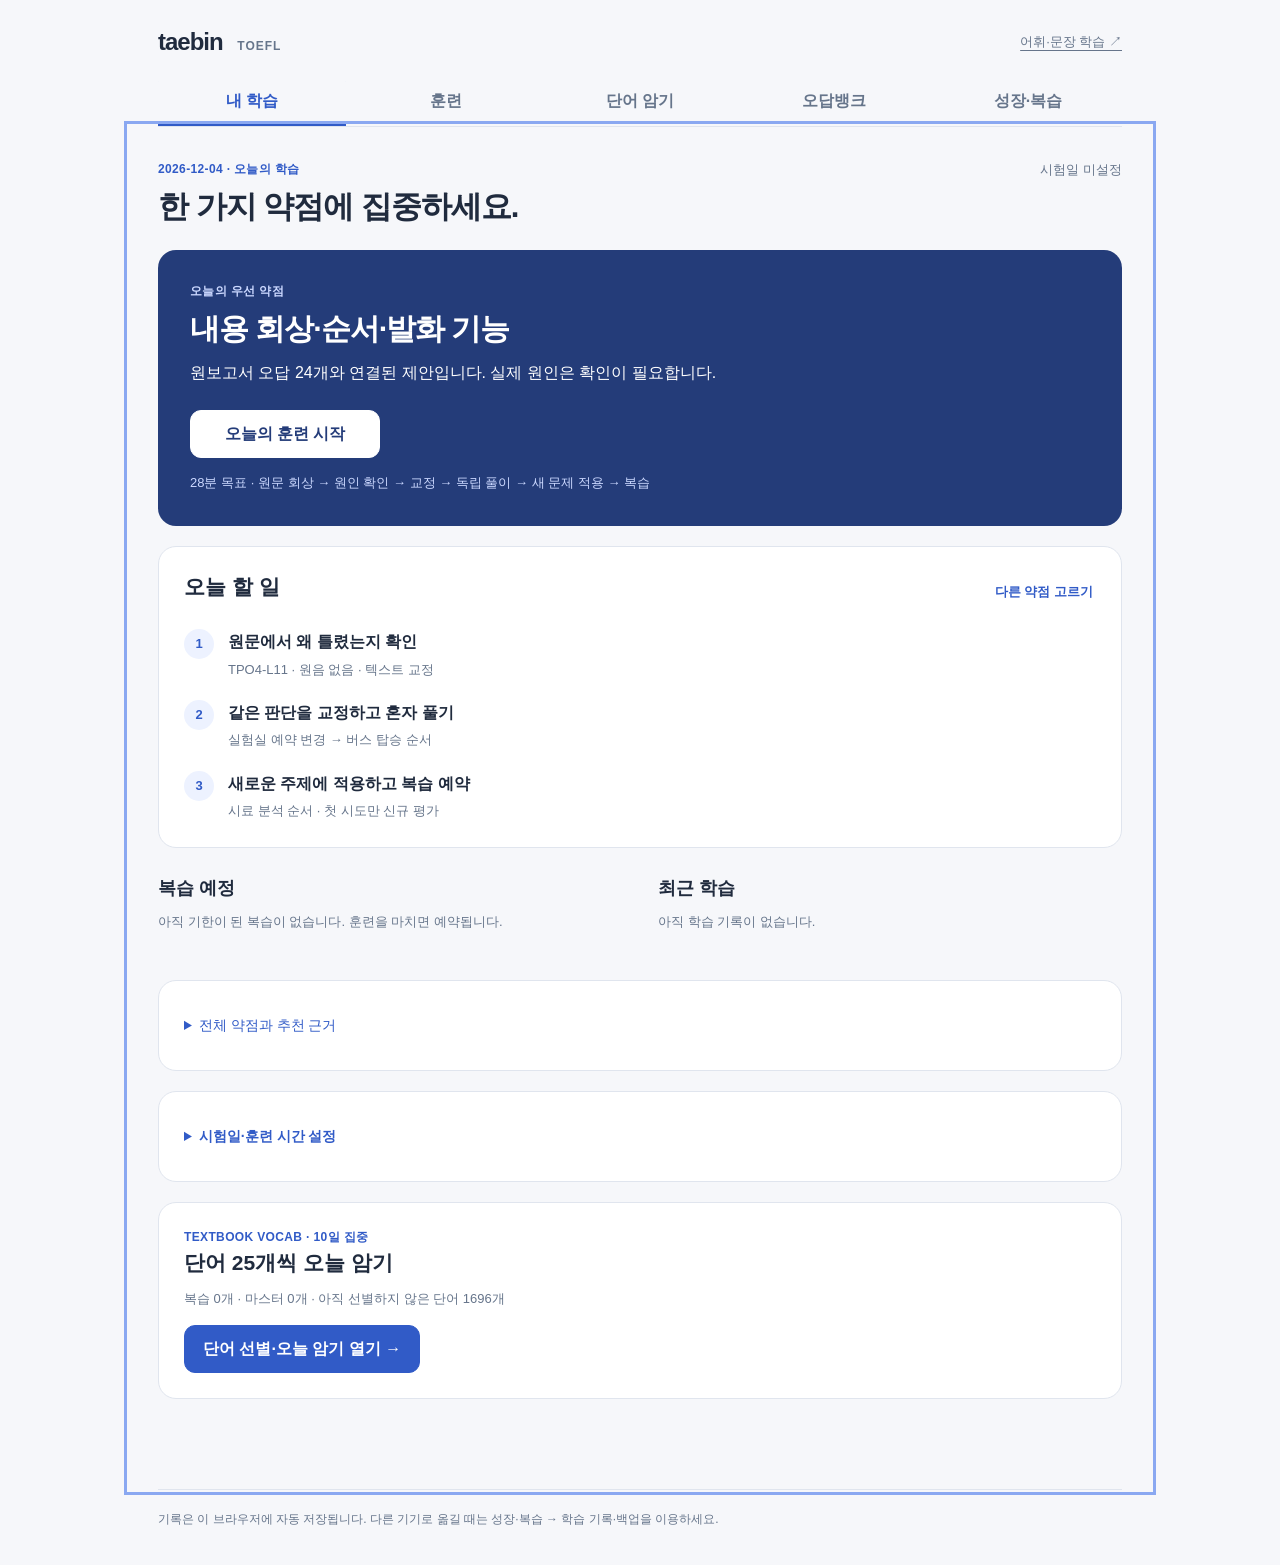
<file: study/index.html>
<!doctype html>
<html lang="ko"><head><meta charset="utf-8"><meta name="viewport" content="width=device-width, initial-scale=1"><title>오늘의 훈련 · TOEFL</title><meta name="description" content="C-Test와 내 TOEFL 오답을 이어 풀고, 다시 풀 문제를 확인하는 개인 학습 공간"><link rel="stylesheet" href="style.css?v=570c54aa312a"></head>
<body><header class="site-header"><a class="brand" href="#home">taebin <span>TOEFL</span></a><a href="../index.html" class="muted small">어휘·문장 학습 ↗</a></header>
<nav class="tabs" aria-label="주 메뉴"><button data-page="home">내 학습</button><button data-page="courses">훈련</button><button data-page="textbook">단어 암기</button><button data-page="bank">오답뱅크</button><button data-page="growth">성장·복습</button></nav>
<div id="storage-alert" class="storage-alert" role="status" hidden></div><main id="app" tabindex="-1"></main>
<footer>기록은 이 브라우저에 자동 저장됩니다. 다른 기기로 옮길 때는 성장·복습 → 학습 기록·백업을 이용하세요.</footer>
<script src="training-data.js?v=570c54aa312a"></script><script src="ctest-catalog.js?v=570c54aa312a"></script><script src="progress.js?v=570c54aa312a"></script><script src="diagnostic-data.js?v=570c54aa312a"></script><script src="transfer-data.js?v=570c54aa312a"></script><script src="analytics.js?v=570c54aa312a"></script><script src="training-engine.js?v=570c54aa312a"></script><script src="training-items.js?v=570c54aa312a"></script><script src="training-ui.js?v=570c54aa312a"></script><script src="textbook-words.js?v=570c54aa312a"></script><script src="vocab-sprint-engine.js?v=570c54aa312a"></script><script src="vocab-sprint-ui.js?v=570c54aa312a"></script><script src="app.js?v=570c54aa312a"></script></body></html>
</file>
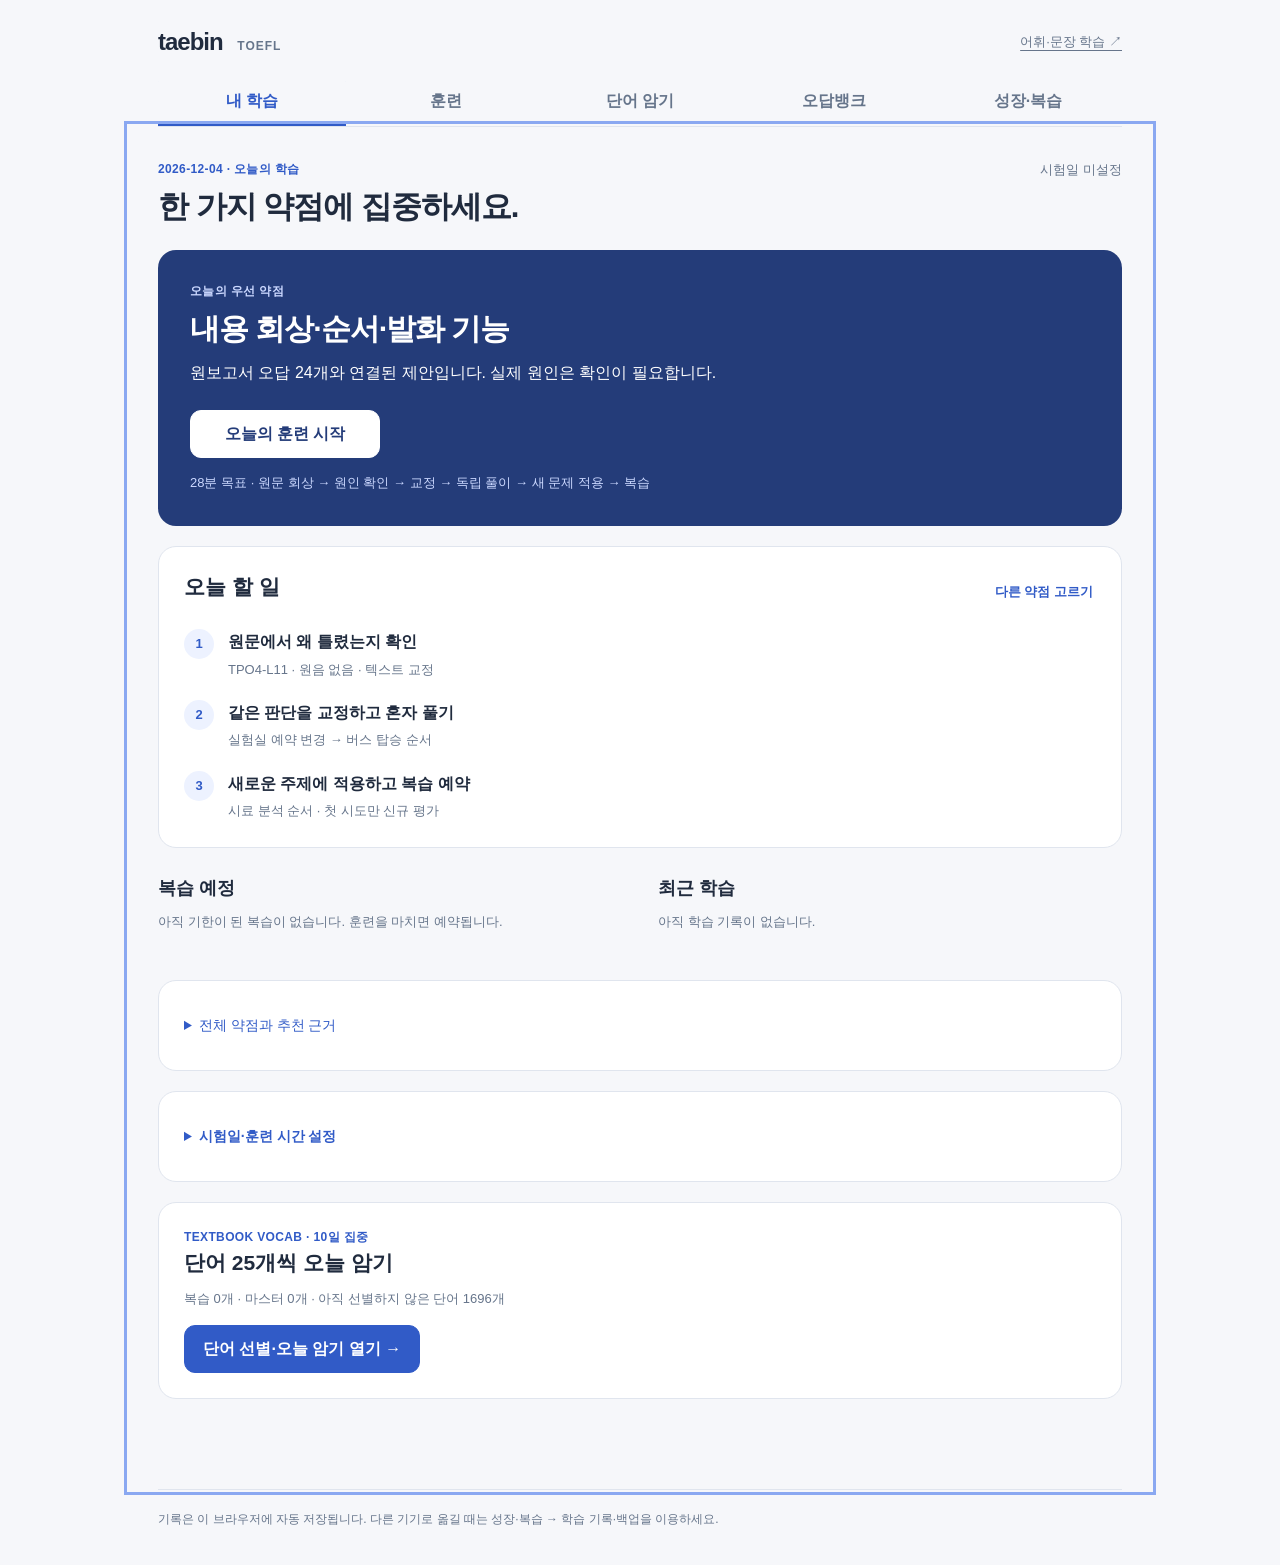
<file: fillintheblank.html>
<!doctype html>
<html lang="ko">
<head>
<meta charset="utf-8"><meta name="viewport" content="width=device-width, initial-scale=1">
<title>Fill in the Blank · 문장 속 빈칸 연습</title>
<script src="study/entry.js?v=570c54aa312a"></script>
<style>
:root{color-scheme:light;--bg:#f4f5f7;--paper:#fff;--ink:#192335;--muted:#637085;--line:#dce2eb;--accent:#305dc4;--soft:#edf2fc;--ok:#126249;--bad:#a73540}
*{box-sizing:border-box}body{margin:0;background:var(--bg);color:var(--ink);font:16px/1.7 system-ui,-apple-system,sans-serif}main{max-width:1000px;margin:auto;padding:30px 20px 120px}header{display:flex;align-items:center;justify-content:space-between;gap:18px}h1{font-size:27px;margin:2px 0}h2{font-size:22px;margin:0 0 8px}small,.muted{color:var(--muted)}.eyebrow{color:var(--accent);font-size:12px;letter-spacing:.09em}button,select{font:inherit;min-height:44px;padding:8px 14px;border:1px solid var(--line);border-radius:10px;background:var(--paper);color:var(--ink)}button{cursor:pointer}button:disabled{opacity:.4;cursor:default}button.primary{background:var(--accent);border-color:var(--accent);color:white}button:focus-visible,select:focus-visible{outline:3px solid #79a4f8;outline-offset:3px}.card{background:var(--paper);border:1px solid var(--line);border-radius:18px;padding:26px;margin-top:20px}.progress-label{display:flex;justify-content:space-between;margin-top:24px;font-size:13px;color:var(--muted)}progress{width:100%;height:7px;accent-color:var(--accent)}.instruction{color:var(--muted);margin:8px 0 18px;font-size:14px}
.passage{font:24px/2.35 Georgia,'Times New Roman',serif;margin:24px 0 12px;overflow-wrap:break-word}.word{display:inline-flex;align-items:baseline;white-space:nowrap;font-family:ui-monospace,SFMono-Regular,Menlo,Consolas,monospace;font-size:.92em;line-height:1.4;vertical-align:baseline}.prefix{white-space:pre}.slots{display:inline-flex;align-items:baseline;gap:.24ch;margin-left:.10ch}.slot{appearance:none;box-sizing:content-box;flex:0 0 1ch;width:1ch;min-width:0;max-width:1ch;height:1.3em;margin:0;padding:0;border:0;border-bottom:2px solid var(--accent);border-radius:0;background:transparent;color:var(--ink);font:inherit;line-height:1.3;text-align:center;vertical-align:baseline;caret-color:var(--accent)}.slot:focus{outline:0;background:#e8effe;box-shadow:0 3px 0 var(--accent)}.slot:disabled{opacity:1;-webkit-text-fill-color:currentColor}.word.correct{color:var(--ok)}.word.correct .slot{color:var(--ok);border-color:var(--ok)}.word.incorrect{color:var(--bad)}.word.incorrect .slot{color:var(--bad);border-color:var(--bad);background:#fff3f3}.result{border-top:1px solid var(--line);padding-top:24px;margin-top:24px}.result h3{margin:0 0 6px}.result-note{background:var(--soft);border-radius:10px;padding:14px 16px}.answer-list{display:grid;gap:12px;margin-top:18px}.answer-item{border:1px solid var(--line);border-radius:12px;padding:14px 16px}.answer-item h4{margin:0 0 5px;font-size:18px}.answer-item p{margin:5px 0}.answer-item .context{font-family:Georgia,serif;font-size:18px}.missing{color:var(--accent);text-decoration:underline;text-underline-offset:4px}.correct-mark{color:var(--ok)}.incorrect-mark{color:var(--bad)}.source{margin-top:24px;font-size:12px;color:var(--muted)}.source img{display:block;width:100%;height:auto;margin-top:10px}.source summary{cursor:pointer}.nav{position:fixed;bottom:0;left:0;right:0;padding:12px 20px calc(12px + env(safe-area-inset-bottom));background:var(--paper);border-top:1px solid var(--line);display:flex;justify-content:center;gap:12px;z-index:5}.nav button{min-width:135px}#status{font-size:14px;color:var(--muted)}.sr{position:absolute;width:1px;height:1px;overflow:hidden;clip-path:inset(50%)}
@media(max-width:600px){main{padding:18px 12px 110px}header{align-items:flex-start}h1{font-size:22px}select{max-width:135px;padding:8px}.card{padding:18px}.passage{font-size:21px;line-height:2.45}h2{font-size:20px}.nav{padding:10px 12px calc(10px + env(safe-area-inset-bottom))}.nav button{min-width:0;flex:1;max-width:260px}}
.study-nav{display:flex;justify-content:space-between;align-items:center;gap:12px;font-size:13px;margin-bottom:20px;color:var(--muted)}.study-nav a{color:var(--accent);text-decoration:none;font-weight:600}#retry[hidden]{display:none}@media(max-width:600px){.study-nav{font-size:12px}.nav button{font-size:13px;padding:8px}.nav #previous{flex:.7}}
</style>
</head>
<body>
<main>
<div class="study-nav"><a href="study/index.html">← 내 학습·진도</a><span>입력·채점 기록 자동 저장</span></div>
<header><div><div class="eyebrow">READING · PERSONAL TRAINING</div><h1>Fill in the Blank</h1></div><label><span class="sr">Task 선택</span><select id="task-select"></select></label></header>
<div class="progress-label"><span id="progress-text"></span><span>원본 자료 49개</span></div><progress id="progress" max="49"></progress>
<section class="card"><h2 id="title"></h2><p class="instruction">보이는 철자 뒤의 밑줄 한 칸에 한 글자씩 입력하세요. 다 채운 뒤 ‘정답 확인하기’를 누르세요. 채점 후 ‘다음 Task’로 이동합니다. 입력 중 나가도 이어 풀 수 있습니다.</p><div id="passage" class="passage" aria-label="빈칸을 완성할 문단"></div><label class="instruction">답에 얼마나 확신하나요? <select id="ctest-confidence"><option value="">선택 안 함</option><option value="5">5 · 근거까지 확실</option><option value="4">4 · 대체로 확실</option><option value="3">3 · 두 답 사이에서 고민</option><option value="2">2 · 대략 추측</option><option value="1">1 · 거의 찍음</option></select></label><p id="status" role="status"></p><section id="feedback" aria-live="polite"></section><details class="source"><summary>원본 사진 확인</summary><img id="source" alt="현재 Task의 원본 사진"><p id="source-note">사진의 가려진 정답은 보이는 철자·칸 수·문맥으로 복원했습니다.</p></details></section>
</main>
<nav class="nav" aria-label="문제 이동"><button id="previous" type="button">← 이전 Task</button><button id="retry" hidden type="button">같은 Task 다시 풀기</button><button id="next" type="button" class="primary">정답 확인하기</button></nav>
<script src="study/progress.js?v=570c54aa312a"></script>
<script>
'use strict';
const RAW_TASKS = [{"source":"Screenshot 2026-09-15 at 23.18.49.png","template":"The evolution of the film industry has been shaped by major technological shifts, especially the move from silent films to movies with sound. In the silent era, filmmakers relied entirely on visual storytelling, using expressive acting and title cards to convey dialogue and emotion. The introd{uction|도입} of synchronized so{und|소리}—where au{dio|음성} was mat{ched|맞춰진} precisely wi{th|~와} the mov{ing|움직이는} image—all{owed|가능하게 했다} audiences t{o|~하도록} hear act{ors|배우들} speak f{or|~동안, ~에} the first time, transforming the cinematic experience. This breakthrough laid the foundation for later innovations like CGI and immersive sound design, expanding how stories could be told on screen."},{"source":"Screenshot 2026-09-15 at 23.19.21.png","template":"The extinction of the baiji dolphin, also known as the Yangtze River dolphin, serves as a stark reminder of the impact of human activities on freshwater ecosystems. Declared functi{onally|기능적으로} extinct i{n|~년에} 2006, t{he|그} baiji suff{ered|고통받았다} from hab{itat|서식지} loss a{nd|그리고} the eff{ects|영향} of poll{ution|오염}. Conservationists atte{mpted|시도했다} rescue miss{ions|작전들} and breeding programs, but these efforts were hindered by the dolphin's declining population and fragmented habitat. Studying the baiji’s extinction helps scientists develop strategies to protect other endangered freshwater species and highlights the need for sustainable practices."},{"source":"Screenshot 2026-09-15 at 23.15.36.png","template":"Mass extinctions have periodically reshaped the diversity of life on Earth, representing significant biological and ecological shifts. The most famous event, the Cretaceous-Paleogene extinction, occurred approximately 66 million years ago and led to the demise of the dinosaurs. Large-scale los{ses|손실들} of spe{cies|종들} are of{ten|흔히} caused b{y|~에 의해} catastrophic eve{nts|사건들} such a{s|~와 같은} volcanic erup{tions|분출들}, asteroid imp{acts|충돌들}, and cli{mate|기후} change. T{he|그} resulting damage to biodiversity disrupts ecosystems and alters evolutionary trajectories. Studying past extinctions provides insights into the resilience and adaptability of life, helping scientists predict and mitigate future biodiversity loss."},{"source":"Screenshot 2026-09-15 at 23.25.42.png","template":"Rain is a crucial part of Earth's ecosystem, supporting both plant growth and animal survival. As precip{itation|강수} falls fr{om|~로부터} the s{ky|하늘}, it reple{nishes|보충한다} water sou{rces|공급원들}, nourishes veget{ation|초목}, and sust{ains|유지한다} wildlife. Some reg{ions|지역들} receive abun{dant|풍부한} rainfall, wh{ile|반면에} others experience prolonged dry periods, affecting local environments. Excessive rain can lead to floods, creating hazards for communities and natural habitats. Despite occasional dangers, rainfall is essential for maintaining ecological balance, ensuring that plants and animals thrive in diverse climates around the world."},{"source":"Screenshot 2026-09-15 at 23.12.02.png","template":"Human cognition refers to the mental processes involved in acquiring, processing, storing, and using knowledge. These inc{lude|포함한다} the wa{ys|방식들} that peo{ple|사람들} interpret sensory sig{nals|신호들} (perception), h{ow|어떻게} we st{ore|저장하다} and retr{ieve|인출하다} information (mem{ory|기억}), how lang{uage|언어} is prod{uced|생성되는} (speech), and how humans analyze and solve problems. Researchers study cognitive functions to uncover how the brain processes information and how these processes influence behavior. Insights from cognitive science can improve educational methods and help develop interventions for cognitive disorders."},{"source":"Screenshot 2026-09-15 at 23.15.27.png","template":"Prehistoric art and religion provide invaluable insights into the spiritual life of early humans. Cave paintings and carvings often depict animals and symbolic figures, reflecting the beliefs and rituals of ancient communities. These artworks se{rve|역할을 하다} as a win{dow|창} into t{he|그} social struc{tures|구조들} and cult{ural|문화적인} practices o{f|~의} prehistoric ti{mes|시대}. By stud{ying|연구함} them, resea{rchers|연구자들} can bet{ter|더 잘} understand the evolution of human thought and spirituality. These early forms of art show that even long ago, people had deep feelings, ideas, and questions about life and the world around them."},{"source":"Screenshot 2026-09-15 at 23.11.43.png","template":"Learning the controlled use of fire was a key development in human history that greatly improved the early humans' ability to survive. Coo{king|요리하기} food, partic{ularly|특히} meat a{nd|그리고} tubers, ma{de|만들었다} digesting nutr{ients|영양소들} much eas{ier|더 쉬운}. Fire al{so|또한} provided war{mth|온기} in col{der|더 추운} climates, allo{wing|가능하게 하며} humans to expand their geographic range and survive in areas where they might not have otherwise. In addition, fire was used to harden wood for tools like spears and to shape stones for cutting and scraping, thus contributing to advances in toolmaking."},{"source":"Screenshot 2026-09-15 at 23.19.33.png","template":"In the realm of conservation ecology, the role of keystone species is profoundly significant. These species, although not necessarily abundant, exert a substantial influence on their ecosystems’ structure and functioning. Beavers, for example, transform landscapes by building dams that cre{ate|만들다} wetlands, habi{tats|서식지들} rich i{n|~이 풍부한} biodiversity a{nd|그리고} vital f{or|~에 중요한} water purifi{cation|정화} and fl{ood|홍수} control. Their rem{oval|제거} often trig{gers|유발한다} a cas{cade|연쇄} of ecological changes, potentially leading to the decline or transformation of the ecosystem. Consequently, conservation efforts frequently prioritize the protection of these pivotal organisms to maintain ecological balance."},{"source":"Screenshot 2026-09-15 at 23.17.22.png","template":"The Pinta Island tortoise, a subspecies of giant tortoise native to Ecuador's Galapagos Islands, became extinct with the death of the last known individual, Lonesome George, in 2012. Pinta tortoises were kn{own|알려진} for th{eir|그들의} domed she{lls|등껍질들} and lo{ng|긴} necks ada{pted|적응된} for fee{ding|먹이 섭취}; they pla{yed|수행했다} a cru{cial|매우 중요한} role i{n|~에서} shaping veget{ation|초목} by grazing on plants and dispersing seeds. The extinction of this subspecies highlights the impact of human activity on isolated ecosystems. Invasive species and habitat destruction were significant factors contributing to its decline."},{"source":"Screenshot 2026-09-15 at 23.17.37.png","template":"The Erie Canal, completed in 1825, is a historic waterway in the United States that linked the Atlantic Ocean to the Great Lakes. Its constr{uction|건설} was a remar{kable|놀라운} engineering fe{at|위업} and pion{eered|개척했다} many innov{ative|혁신적인} techniques. T{he|그} canal signif{icantly|상당히} reduced transpo{rtation|운송} costs a{nd|그리고} time fr{om|~로부터} New York City to the interior of the nation, propelling the city into a major commercial hub. The success of the Erie Canal inspired the building of other canals and infrastructure projects across the United States."},{"source":"Screenshot 2026-09-15 at 23.13.51.png","template":"Global temperatures and weather patterns are experiencing notable shifts, which scientific research strongly associates with human-related factors. Activities su{ch|~와 같은} as t{he|그} use o{f|~의} fossil fu{els|연료들}, changes i{n|~에서의} land u{se|사용}, and industrial produ{ction|생산} contribute t{o|~에} the accumu{lation|축적} of green{house|온실} gases in the atmosphere. These gases retain heat, gradually increasing the Earth's average temperature. If emissions continue at current levels, potential outcomes may include more frequent extreme weather events, rising sea levels, and disruptions to ecosystems. Experts emphasize that timely and coordinated efforts are essential to reduce risks and promote long-term environmental stability."},{"source":"Screenshot 2026-09-15 at 23.13.45.png","template":"Museums play a crucial role in preserving and showcasing art, history, and culture. They pro{vide|제공한다} a sp{ace|공간} where peo{ple|사람들} can eng{age|관여하다} with mult{iple|여러} forms o{f|~의} artistic expre{ssion|표현} and histo{rical|역사적인} artifacts. Ma{ny|많은} museums al{so|또한} offer educational programs and workshops, fostering a deeper understanding of the subjects they display. In addition, digital innovations have enabled museums to reach global audiences through virtual tours and online collections. The patronage of visual arts by individuals and organizations helps support artists and ensures the continued growth and diversity of the cultural landscape."},{"source":"Screenshot 2026-09-15 at 23.16.48.png","template":"The unusual properties of spider silk—a remarkable combination of strength and elasticity—have long attracted the attention of many. Spider si{lk|실} has a brea{king|끊어지는} point f{ar|훨씬} greater th{an|~보다} steel a{nd|그리고} may str{etch|늘어나다} its fu{ll|전체의} length bef{ore|~전에} breaking: a 0.01 centi{meter|센티미터} thread c{an|~할 수 있다} support eighty grams. Spider silk is also very durable, a feature well illustrated by the persistence of cobwebs. Throughout history, humans have adapted spider silk for many purposes. For a long period, thick webs were used in Europe as bandages."},{"source":"Screenshot 2026-09-15 at 23.11.55.png","template":"One of the topics psychologists investigate is our capacity to understand the mental states of others. This abi{lity|능력} is funda{mental|필수적인} for soc{ial|사회적인} interaction bec{ause|~이기 때문에} it ena{bles|가능하게 한다} us t{o|~하도록} predict a{nd|그리고} explain t{he|그} behavior o{f|~의} others. I{s|~인가} this skill innate or shaped by experience? Is understanding others’ mental states a matter of simulation (imagining ourselves in their place) or theory (applying a set of rules or concepts)? These inquiries contribute to broader discussions about human cognition."},{"source":"Screenshot 2026-09-15 at 23.18.02.png","template":"In recent years, conservation ecology has emerged as a crucial field, addressing the impacts of human activity on natural ecosystems. Ecologists are increasingly focused on unders{tanding|이해하기} how spe{cies|종들} interact bo{th|양쪽 모두} with ea{ch|각각의} other a{nd|그리고} with th{eir|그들의} environments. Su{ch|그러한} knowledge i{s|~이다} essential f{or|~에} developing strat{egies|전략들} that mitigate biodiversity loss and habitat degradation. The complexity of ecological networks means that conservation efforts require collaboration across disciplines to craft effective policies and practices that ensure the sustainability of our planetary resources."},{"source":"Screenshot 2026-09-15 at 23.16.13.png","template":"Deserts and extreme environments pose unique challenges for the organisms that inhabit them. These ar{eas|지역들} are charac{terized|특징지어진} by ha{rsh|혹독한} conditions su{ch|~와 같은} as int{ense|극심한} temperatures, sca{rce|부족한} water, a{nd|그리고} limited veget{ation|초목}. Specialized adapt{ations|적응 형질들} have evo{lved|진화했다} in both plants and animals to increase survival. Studying these traits provides insights into the resilience of life and helps in understanding how ecosystems function under stress. Desert cacti store water in specialized tissues, while fennec foxes have enlarged ears for heat dissipation."},{"source":"Screenshot 2026-09-15 at 23.14.17.png","template":"Rooted in both biology and chemistry, modern biochemistry has grown into a foundational science that explores the molecular basis of life. I{t|그것은} emerged fr{om|~로부터} early investi{gations|연구들} into nat{ural|자연적인} process li{ke|~와 같은} fermentation a{nd|그리고} digestion and n{ow|지금은} encompasses t{he|그} study o{f|~의} biomolecules su{ch|~와 같은} as proteins, carbohydrates, and nucleic acids. Biochemistry plays a vital role in diverse fields including agriculture, environmental science, and pharmacology, contributing to innovations in areas like crop improvement, pollution control, and drug design, for example. Its broad applications continue to shape our understanding of living systems and support solutions to global challenges."},{"source":"Screenshot 2026-09-15 at 23.11.27.png","template":"What are some foundational skills for academic success? Critical thin{king|사고} allows stud{ents|학생들} to appr{oach|접근하다} problems systema{tically|체계적으로}, analyze infor{mation|정보}, and ma{ke|만들다} connections bet{ween|~사이에} ideas. Al{so|또한} important a{re|~이다} soft skills li{ke|~와 같은} time management and social skills. Time management is helpful for balancing studies, extracurricular activities, and personal life in an efficient manner. Social skills are good predictors of academic success because those who communicate effectively can form positive relationships with their peers and professors."},{"source":"Screenshot 2026-09-15 at 23.20.05.png","template":"In philosophy of mind, questions about consciousness and self-awareness focus on mental capacities like thoughts, beliefs, and desires that shape behavior. Thinkers such as Descartes and Locke examined the nature of inner experience and recognized the limits of understanding other minds. Over ti{me|시간}, this philos{ophical|철학적인} idea w{as|~되었다} adopted b{y|~에 의해} cognitive scien{tists|과학자들} who be{gan|시작했다} studying h{ow|어떻게} we iden{tify|알아보다} and inte{rpret|해석하다} mental sta{tes|상태들} in ourselves and others. This shift enabled deeper insights into empathy, communication, and social understanding, offering a bridge between abstract thought and observable human behavior."},{"source":"Screenshot 2026-09-15 at 23.16.05.png","template":"Extinctions are a natural part of Earth's history, marking the end of species that die out and paving the way for new ones. These inci{dents|사건들} can b{e|~이다} caused b{y|~에 의해} varying fac{tors|요인들}, such a{s|~와 같은} environmental cha{nges|변화들}, habitat lo{ss|손실}, and catast{rophic|재앙적인} events. Stud{ying|연구하기} extinctions he{lps|돕는다} scientists understand biodiversity and the resilience of ecosystems. Notable extinctions, like the one that wiped out most of the dinosaurs, offer insights into how life on Earth can dramatically shift. Modern conservation efforts aim to prevent human-induced extinctions and preserve remaining species."},{"source":"Screenshot 2026-09-15 at 23.11.20.png","template":"The Odyssey is an ancient Greek epic poem that follows the hero, Odysseus, on his ten-year journey home after the Trojan War. It i{s|~이다} widely consi{dered|여겨지는} one o{f|~중의} the grea{test|가장 위대한} works i{n|~에서} the his{tory|역사} of Euro{pean|유럽의} literature. The Odyssey estab{lished|확립했다} many narr{ative|서사의} structures a{nd|그리고} archetypes—like the hero's journey—that continue to shape storytelling today. It also delves into timeless human experiences. Odysseus's longing to return home, for example, resonates with the universal desire for belonging and stability. He must adapt, disguise, and rediscover himself, reflecting the fluid nature of identity."},{"source":"Screenshot 2026-09-15 at 23.13.31.png","template":"The piano has a rich history that spans over 300 years, evolving from earlier keyboard instruments like the clavichord and harpsichord. The mod{ern|현대의} piano w{as|~되었다} invented aro{und|약} 1700 b{y|~에 의해} Bartolomeo Cristofori, w{ho|~한 사람} developed a n{ew|새로운} mechanism th{at|~하는} made i{t|그것을} possible f{or|~가} players t{o|~하도록} control the dynamics—soft and loud sounds—by varying the pressure on the keys. Later key improvements include the addition of a cast iron frame and felt-covered hammers, which allowed for greater volume and durability. These changes made the piano a central instrument in both classical and popular music."},{"source":"Screenshot 2026-09-15 at 23.10.49.png","template":"Aquariums provide an opportunity to observe a variety of fish and other aquatic organisms in a controlled environment. These facil{ities|시설들} carefully repli{cate|재현한다} natural habi{tats|서식지들}, allowing visi{tors|방문객들} to le{arn|배우다} about mar{ine|해양의} life with{out|~없이} venturing in{to|~안으로} the oc{ean|바다}. Exhibits of{ten|흔히} include coral reefs, kelp forests, and freshwater streams, showcasing the diversity of aquatic ecosystems. Educational programs and guided tours enhance the experience, offering insights into the behavior, diet, and conservation of these organisms. Maintaining an aquarium requires expertise in water chemistry, filtration systems, and species compatibility."},{"source":"Screenshot 2026-09-15 at 23.19.45.png","template":"The Louisiana Purchase of 1803 was a landmark diplomatic agreement in which the United States acquired approximately 828,000 square miles of territory from France for $15 million. Negotiated under President Thomas Jefferson, the acqui{sition|취득} nearly dou{bled|두 배로 늘렸다} the la{nd|땅} area o{f|~의} the nat{ion|국가} and sec{ured|확보했다} access t{o|~에 대한} key inl{and|내륙의} waterways a{nd|그리고} trade hu{bs|중심지들} essential for economic expansion. The purchase also affirmed the principle of implied powers within the United States Constitution, setting a precedent for future territorial growth."},{"source":"Screenshot 2026-09-15 at 23.14.39.png","template":"Art colonies have historically served as vibrant communities where artists gather to share ideas, collaborate, and create. The comm{unity|공동체} environment all{ows|가능하게 한다} artists t{o|~하도록} receive feed{back|피드백} from pe{ers|동료들} and exper{iment|실험하다} with n{ew|새로운} techniques, enri{ching|풍부하게 하며} their arti{stic|예술적인} practice. Su{ch|그러한} enclaves often emerge in picturesque locations that inspire creativity, such as coastal towns or rural landscapes. Notable art colonies, like those in Montmartre or Taos, have produced influential works and fostered new movements such as Impressionism and Modernism. Contemporary art colonies continue this tradition, adapting to modern mediums and technologies while maintaining a spirit of collaboration and innovation."},{"source":"Screenshot 2026-09-15 at 23.14.05.png","template":"Throughout history, art and religion have been deeply intertwined. Religious bel{iefs|신념들} often ins{pire|영감을 주다} artistic crea{tions|창작물들} from anc{ient|고대의} cave pain{tings|그림들} to elab{orate|정교한} cathedral archit{ecture|건축}. Throughout his{tory|역사}, artists ha{ve|~해 왔다} used vis{ual|시각적인} imagery to express spiritual ideas and convey religious stories. Iconography, the study of symbols and images in art, helps us understand the meaning behind religious artwork. Churches, temples, and other places of worship are often adorned with intricate designs that reflect the convictions and practices of their communities."},{"source":"Screenshot 2026-09-15 at 23.13.18.png","template":"Fossils provide invaluable evidence of evolutionary history, documenting species that lived millions of years ago. Paleontologists examine these remains to understand how organisms have changed over time. Natural selection expl{ains|설명한다} how advant{ageous|유리한} traits incr{ease|증가하다} in freq{uency|빈도} in a popul{ation|개체군}. Species ad{apt|적응한다} to th{eir|그들의} environments, wh{ich|이는} leads t{o|~로} incredible dive{rsity|다양성} observed in the biological world today through the mechanism of natural selection. The ongoing study of evolution continues to reveal how life on Earth has developed and diversified."},{"source":"Screenshot 2026-09-15 at 23.18.11.png","template":"Geographical features such as mountains shape the landscape and climate of a region. Mountains c{an|~할 수 있다} act a{s|~로서} natural barr{iers|장벽들}. The Himalayas, f{or|~의 경우} example, bl{ock|막다} cold wi{nds|바람들} coming fr{om|~로부터} Central Asia, kee{ping|유지하며} the Indian subcontinent war{m|따뜻한}. They al{so|또한} cause orographic rainfall, where moist air rises, cools, and precipitates on the windward side, creating lush forests, while the leeward side remains dry. Mountain ranges like the Andes and the Rockies host unique flora and fauna adapted to high altitudes."},{"source":"Screenshot 2026-09-15 at 23.12.58.png","template":"The presence of water and volcanic activity on other planets is central to the search for extraterrestrial life. Water is a key ingredient for life as we know it, and its discovery on Mars and moons like Europa and Enceladus raises intriguing possibilities. Volc{anic|화산의} activity prov{ides|제공한다} heat a{nd|그리고} nutrients th{at|~하는} could sup{port|유지하다} microbial li{fe|생명}. Missions equi{pped|갖추어진} with adva{nced|첨단의} instruments col{lect|수집하다} and exa{mine|조사하다} surface and atmospheric samples to detect signs of liquid water and geothermal activity. Discoveries of liquid water and geothermal energy are pivotal in assessing the habitability of extraterrestrial environments."},{"source":"Screenshot 2026-09-15 at 23.19.53.png","template":"At the dawn of civilization, humans relied heavily on their natural surroundings to meet basic needs. Early humans were primarily hunters and gatherers, foraging for edible plants and hunting wild animals. This required humans to move often to find food. Over ti{me|시간}, they obse{rved|관찰했다} natural patt{erns|패턴들} and be{gan|시작했다} planting se{eds|씨앗들}, sparking t{he|그} agricultural revol{ution|혁명}. This cha{nge|변화} allowed perm{anent|영구적인} settlements a{nd|그리고} growing communities. With larger populations came complex social structures, trade, and specialized crafts."},{"source":"Screenshot 2026-09-15 at 23.15.52.png","template":"Human anatomy is the scientific study of human structure. Anatomy rev{eals|밝혀준다} how different pa{rts|부분들} of t{he|그} body inte{ract|상호작용하다} and func{tion|기능하다} together t{o|~하기 위해} maintain li{fe|생명}. For exa{mple|예}, the circulatory sys{tem|계통} transports bl{ood|피} throughout the body, carrying oxygen and nutrients to cells while removing waste products. Anatomists must also understand the organization of organs, tissues, and cells. Medical professionals use anatomical knowledge to diagnose and treat illnesses, improving patient care and health outcomes."},{"source":"Screenshot 2026-09-15 at 23.16.26.png","template":"Paleontology is the scientific study of life's history through the examination of fossil remains. Fossils, incl{uding|포함하여} bones, she{lls|껍데기들}, and foot{prints|발자국들}, provide crit{ical|중요한} evidence o{f|~에 대한} past orga{nisms|생물들} and th{eir|그들의} environments. B{y|~함으로써} analyzing su{ch|그러한} remnants, paleont{ologists|고생물학자들} can reconstruct ancient ecosystems and track evolutionary changes over millions of years. This field offers valuable insights into the development and extinction of species. Advanced techniques like radiometric dating and CT scanning allow scientists to determine precise ages of specimens and examine internal structures without damaging delicate fossils."},{"source":"Screenshot 2026-09-15 at 23.11.04.png","template":"Logic and reasoning are essential components of academic methodology. These ski{lls|기술들} involve evalu{ating|평가하기} arguments, ident{ifying|식별하기} fallacies, a{nd|그리고} constructing cohe{rent|일관된} conclusions ba{sed|근거한} on evid{ence|증거}. Mastering log{ical|논리적인} principles enha{nces|향상시킨다} critical thin{king|사고} and problem-solving abilities. In various disciplines, from science to philosophy, these principles are used to analyze complex issues and develop informed perspectives, contributing to intellectual growth and effective decision-making. Formal logic systems include propositional and predicate logic, while informal logic addresses everyday reasoning, helping individuals recognize cognitive biases and construct more persuasive and sound arguments."},{"source":"Screenshot 2026-09-15 at 23.12.44.png","template":"Museums often serve as cultural hubs, preserving and exhibiting artifacts that reflect human history and creativity. They pro{vide|제공한다} educational reso{urces|자료들} that he{lp|돕는다} visitors under{stand|이해하다} diverse cult{ures|문화들}, historical er{as|시대들}, and arti{stic|예술적인} movements. Exhi{bits|전시물들} are desi{gned|설계된} to te{ll|전하다} compelling stories and engage the audience. Museums also play a crucial role in conservation, employing techniques to preserve delicate or ancient items. They foster a deeper appreciation for heritage and inspire curious minds to explore the past and present through tangible connections."},{"source":"Screenshot 2026-09-15 at 23.10.41.png","template":"Mushrooms are made up of two main parts: the mycelium and the fruiting body. The mycelium i{s|~이다} long-lived, wh{ile|반면} the fruiting body app{ears|나타난다} only wh{en|~할 때} conditions a{re|~이다} ideal f{or|~에} reproduction (li{ke|~처럼} after ra{in|비}). Usually under{ground|땅속에}, the mycelium cons{ists|이루어져 있다} of a network of thread-like structures that absorb nutrients from the soil. The fruiting body is above ground and responsible for producing and spreading spores. These spores are released into the air to help the mushroom reproduce."},{"source":"Screenshot 2026-09-15 at 23.13.11.png","template":"Supply and demand are fundamental concepts in economics because they determine the price and availability of goods or services. When the{re|거기에} is mo{re|더 많은} demand f{or|~에 대한} a pro{duct|제품}, suppliers m{ay|~할 수 있다} make i{t|그것을} more expe{nsive|비싼} to incr{ease|늘리다} profits. Conve{rsely|반대로}, an exc{ess|초과} supply can lead to price reductions. Market equilibrium occurs when supply matches demand, resulting in stable prices. The real world, however, is rarely as simple as this. Various factors influence these dynamics, including consumer preferences, production costs, and external events."},{"source":"Screenshot 2026-09-15 at 23.14.24.png","template":"Plants have tiny holes called stomata on their leaves and stems that allow them to take in carbon dioxide from the air and release oxygen into the air. How{ever|하지만}, stomata c{an|~할 수 있다} also l{et|~하게 하다} water vapor esc{ape|빠져나가다} which cau{ses|유발한다} problems i{n|~에서} dry enviro{nments|환경들}. To man{age|관리하다} this, dur{ing|~동안} hot per{iods|시기들} when water loss is especially severe, some plants close their stomata temporarily. Another special adaptation is thick, waxy coatings on plant leaves that help conserve water."},{"source":"Screenshot 2026-09-15 at 23.18.24.png","template":"The human brain is an extraordinarily intricate organ, unrivaled in its complexity and function. Studying its anatomy reveals a remarkable internal architecture, composed of billions of neurons intricately interconnected by synapses. These neurons tran{smit|전달한다} electrical impu{lses|신호들}, facilitating t{he|그} brain's ro{le|역할} in enab{ling|가능하게 함} cognition, proce{ssing|처리함} information, regul{ating|조절함} essential bod{ily|신체의} functions, a{nd|그리고} facilitating emot{ions|감정들}. The reflective nature of studying the brain encourages careful consideration of how its structure impacts behavior and thought."},{"source":"Screenshot 2026-09-15 at 23.15.14.png","template":"Paleontology, the study of ancient life through fossils, provides valuable insights into Earth's biological history. Fossils, incl{uding|포함하여} bones and she{lls|껍데기들}, offer evid{ence|증거} of orga{nisms|생물들} that li{ved|살았다} millions o{f|~의} years a{go|전에}. By stud{ying|연구함} these rem{ains|유해들}, paleontologists c{an|~할 수 있다} reconstruct the appearance, behavior, and ecological relationships of extinct species. Techniques such as radiometric dating help determine the age of fossils and the geological context in which they were found. Research in paleontology contributes to our understanding of evolutionary processes, environmental changes, and the development of life on Earth."},{"source":"Screenshot 2026-09-15 at 23.15.00.png","template":"Grasshoppers are insects commonly found in dry places with grass and plants. Grasshoppers ha{ve|가지고 있다} several wa{ys|방법들} they pro{tect|보호한다} themselves aga{inst|~로부터} danger. Th{ey|그들은} have powe{rful|강력한} back le{gs|다리들}, which al{low|가능하게 한다} them t{o|~하도록} jump aw{ay|떨어져} from enemies, such as rodents and snakes. Some grasshoppers can jump twenty times the length of their bodies. By the time they are adults, grasshoppers can also fly. Adult grasshoppers fly very quickly and this helps them avoid danger."},{"source":"Screenshot 2026-09-15 at 23.19.01.png","template":"The Baroque period in music, spanning from the late sixteenth to the early eighteenth century, introduced dramatic changes in musical composition and performance. Composers su{ch|~와 같은} as Johann Sebastian Bach, George Frideric Handel, a{nd|그리고} Antonio Vivaldi cre{ated|창작했다} intricate wo{rks|작품들} characterized b{y|~에 의해} expressive melo{dies|선율들}. The inve{ntion|발명} of n{ew|새로운} musical instr{uments|악기들} like t{he|그} harpsichord and early forms of the piano expanded the possibilities for composers and performers. With the use of basso continuo and polyphonic structures, Baroque music often featured contrasts in texture and dynamics."},{"source":"Screenshot 2026-09-15 at 23.18.41.png","template":"In academic research, reasoning is key to forming and testing hypotheses. Logical reasoning uses structured thinking to evaluate arguments and reach conclusions. Deductive reasoning starts with known facts and leads to certain outcomes, while inductive reasoning draws gen{eral|일반적인} ideas fr{om|~로부터} specific observ{ations|관찰들}, though i{t|그것은} involves so{me|어느 정도의} uncertainty. Us{ing|사용하기} both met{hods|방법들} together stren{gthens|강화한다} the appr{oach|접근법} to invest{igation|탐구} and inquiry. This practice helps scholars build solid arguments and make informed decisions. By applying clear reasoning strategies, researchers can advance knowledge and contribute meaningful insights to their fields."},{"source":"Screenshot 2026-09-15 at 23.12.23.png","template":"Climate change refers to significant and lasting changes in weather patterns over periods ranging from decades to millions of years. It is dri{ven|유발되는} by nat{ural|자연적인} factors li{ke|~와 같은} volcanic erup{tions|분출들} and hu{man|인간의} activities su{ch|~와 같은} as bur{ning|태우기} fossil fu{els|연료들} and remo{ving|제거하기} trees, wh{ich|이는} release large amounts of greenhouse gases into the atmosphere. These gases trap heat, leading to global warming, rising sea levels, and more extreme weather events. Addressing climate change requires sustainable practices and international cooperation to mitigate its impacts."},{"source":"Screenshot 2026-09-15 at 23.12.37.png","template":"Tigers are solitary animals known for their territorial behavior; males use scent markings and vocalizations to define their territories. Each ma{le|수컷의} tiger estab{lishes|확립한다} control ov{er|~에 대한} a la{rge|넓은} territory span{ning|걸쳐 있는} several squ{are|제곱의} miles a{nd|그리고} patrols t{he|그} area regu{larly|정기적으로} to lo{ok|찾다} for prey and maintain dominance. This behavior helps reduce conflicts over prey, but tigers are known to fiercely defend their territory from intruders when necessary. Often hunting at night, tigers use stealth and their excellent night vision to their advantage."},{"source":"Screenshot 2026-09-15 at 23.14.52.png","template":"We know from drawings that have been preserved in caves for over 10,000 years that early humans performed dances as a group activity. We mi{ght|~일지도 모른다} think th{at|~라고} prehistoric peo{ple|사람들} concentrated on on{ly|오직} on t{he|그} basic wo{rk|일} that w{as|~이었다} required f{or|~에} survival: hun{ting|사냥}, gathering fo{od|음식}, and making weapons and garments. However, it is clear from the record that group dancing was important to them. They made masks and costumes; they used much energy in the process of dancing; they recorded more drawings of dancing than of any other group activity."},{"source":"Screenshot 2026-09-15 at 23.17.02.png","template":"The Renaissance was a period of cultural rebirth in Europe, spanning the fourteenth to seventeenth centuries. A vib{rant|활기찬} period o{f|~의} cultural, arti{stic|예술적인}, and intell{ectual|지적인} revival, t{he|그} Renaissance mar{ked|나타냈다} a ren{ewed|새로워진} interest i{n|~에 대한} classical liter{ature|문학}, a{nd|그리고} science. The Renaissance had a profound historical impact, serving as a bridge between the Middle Ages and the modern era. It sparked a cultural awakening that emphasized humanism, individual achievement, and secular learning, which reshaped European thought and institutions."},{"source":"Screenshot 2026-09-15 at 23.19.13.png","template":"Realism in theater is a movement that emerged in the 19th century, aiming to portray everyday life with authenticity and truthfulness. It rejects exaggerated sentime{ntality|감상성} and theat{rical|연극적인} conventions, ins{tead|대신에} focusing o{n|~에} believable chara{cters|등장인물들}, natural conver{sations|대화들}, and sett{ings|배경들} that ref{lect|반영하다} real soc{iety|사회}. Real{istic|사실적인} plays often explore complex moral and social issues, emphasizing psychological depth and the influence of environment and circumstance on human behavior. Realism continues to influence contemporary theatre by encouraging honest, nuanced storytelling."},{"source":"Screenshot 2026-09-15 at 23.16.40.png","template":"Oceanography is the study of the physical, chemical, and biological aspects of the ocean. This fi{eld|분야} encompasses t{he|그} exploration o{f|~의} ocean curr{ents|해류들}, marine ecosy{stems|생태계들}, and geolo{gical|지질학적인} seabed struc{tures|구조들}. Oceanographers u{se|사용하다} satellites a{nd|그리고} other adva{nced|첨단의} technology to monitor and analyze ocean conditions. By tracking sea surface temperatures, currents, salinity, and other features, researchers contribute to our understanding of climate change. Their work is vital for sustaining ocean health and preserving marine biodiversity."},{"source":"Screenshot 2026-09-15 at 23.17.15.png","template":"The introduction of sanitation practices in urban areas during the nineteenth century significantly improved public health. Innovations such as sew{age|하수} systems a{nd|그리고} clean wa{ter|물} supplies deve{loped|발달했다} from t{he|그} growing awar{eness|인식} of the conne{ction|관련성} between po{or|열악한} hygiene and ill{ness|질병}, and reduced the spr{ead|확산} of infectious diseases like cholera and typhoid. Public health campaigns, supported by local governments and medical professionals, educated communities on the importance of hygiene. These efforts were instrumental in decreasing mortality rates and enhancing quality of life."}];
const NOTES = ["무성영화와 유성영화를 대비하는 문단입니다. introduction of는 ‘~의 도입’, audio was matched with the moving image는 ‘음성이 움직이는 영상과 맞춰졌다’입니다. allowed audiences to hear는 관객이 배우의 말을 들을 수 있게 되었음을 나타냅니다.","바이지가 기능적으로 멸종한 원인과 구조 노력을 설명합니다. functionally는 extinct를 수식하며, suffered from 뒤에는 서식지 상실과 오염의 영향이 옵니다. attempted rescue missions는 구조 작전을 시도했다는 뜻입니다.","대멸종을 일으키는 원인들이 나열됩니다. losses of species가 복수 주어라 are가 이어지며, caused by 뒤에는 events가 옵니다. volcanic eruptions, asteroid impacts, climate change가 그 예입니다.","비가 수원을 보충하고 식생과 야생동물을 유지한다는 문맥입니다. it이 주어이므로 replenishes와 sustains에 -s가 붙습니다. while은 비가 풍부한 지역과 건조한 지역을 대조합니다.","인지 활동의 여러 종류를 열거합니다. include 뒤에는 감각 신호의 해석, 정보의 저장·인출, 언어 생성이 나옵니다. language is produced는 언어가 ‘생성된다’는 수동태입니다.","선사시대 예술은 당시 사회를 들여다보는 창이라는 비유입니다. serve as a window into는 ‘~를 들여다보는 창 역할을 하다’, By studying은 연구라는 수단, can better understand는 더 잘 이해할 수 있음을 나타냅니다.","불의 이점을 설명합니다. Cooking food가 주어이고 made가 동사이며, made digesting nutrients much easier는 영양소 소화를 훨씬 쉽게 했다는 뜻입니다. allowing은 추운 지역으로 확장할 수 있게 된 결과를 덧붙입니다.","비버가 만드는 습지의 중요성과 비버 제거의 영향을 설명합니다. rich in biodiversity는 생물 다양성이 풍부하다는 뜻이고, vital for는 ‘~에 필수적인’입니다. removal triggers a cascade는 제거가 연쇄 변화를 유발함을 뜻합니다.","거북의 특징과 생태계에서의 역할을 설명합니다. known for는 ‘~로 알려진’, adapted for feeding은 먹이 섭취에 적응한 모습입니다. played a crucial role in은 중요한 역할을 수행했다는 표현입니다.","운하 건설의 기술적 성취와 경제적 효과를 설명합니다. remarkable engineering feat는 뛰어난 공학적 위업이며, significantly는 reduced를 수식합니다. transportation costs and time은 운송 비용과 시간을 병렬로 연결합니다.","기후 변화에 영향을 주는 활동을 열거합니다. such as로 예시를 들고, use of fossil fuels는 화석연료 사용입니다. contribute to the accumulation of greenhouse gases는 온실가스 축적에 기여한다는 뜻입니다.","박물관이 제공하는 경험과 교육을 설명합니다. provide a space는 공간을 제공하다, engage with는 접하며 관여하다라는 뜻입니다. multiple forms of artistic expression은 여러 형태의 예술적 표현입니다.","거미줄의 강도와 탄성을 설명합니다. breaking point는 끊어지는 지점, far greater than은 ‘~보다 훨씬 큰’입니다. may stretch와 can support에서는 조동사 뒤에 동사원형이 옵니다.","타인의 마음을 이해하는 능력이 사회적 상호작용에 필요한 이유입니다. because 뒤에서 이유를 설명하고, enables us to predict and explain은 예측하고 설명할 수 있게 한다는 뜻입니다. Is로 시작하는 문장은 질문입니다.","종과 환경의 관계를 이해하는 것이 보전 전략에 필요하다는 내용입니다. focused on understanding에서 전치사 on 뒤에 동명사가 옵니다. both A and B는 종 사이의 상호작용과 환경과의 상호작용을 묶습니다.","사막의 혹독한 조건과 생물의 적응을 설명합니다. characterized by는 ‘~을 특징으로 하는’이고, scarce water는 부족한 물입니다. adaptations have evolved는 적응 형질이 진화해 왔다는 현재완료 표현입니다.","생화학의 출발과 현재 연구 범위를 설명합니다. emerged from은 ‘~에서 생겨났다’, investigations into는 ‘~에 대한 연구’입니다. study of biomolecules such as는 생체분자를 연구하며 그 예를 제시하는 표현입니다.","학업에 필요한 사고력과 생활 능력을 설명합니다. allows students to approach는 학생들이 접근할 수 있게 한다는 뜻입니다. systematically는 접근 방식을 수식합니다. Also important are soft skills는 보어를 앞세운 도치입니다.","철학적 질문이 인지과학 연구로 이어지는 흐름입니다. idea was adopted by scientists는 과학자들이 그 생각을 받아들였다는 수동태입니다. identify and interpret mental states는 정신 상태를 알아보고 해석한다는 뜻입니다.","멸종을 일으키는 여러 요인과 연구의 가치를 설명합니다. can be caused by는 원인을 제시하는 수동태입니다. Studying extinctions가 하나의 주어이므로 동사는 helps가 됩니다.","오디세이의 문학적 평가와 영향에 관한 문단입니다. is considered는 ‘~로 여겨진다’, one of the greatest works는 가장 위대한 작품들 중 하나라는 표현입니다. narrative structures는 이야기를 구성하는 서사 구조입니다.","현대 피아노의 발명과 작동 원리를 설명합니다. was invented by는 발명자를 제시하는 수동태입니다. who는 Cristofori를, that은 mechanism을 설명합니다. made it possible for players to control은 연주자가 조절할 수 있게 했다는 뜻입니다.","수족관은 자연 서식지를 재현해 해양생물을 배울 기회를 제공합니다. allowing visitors to learn은 방문객들이 배울 수 있게 한다는 뜻입니다. without venturing into the ocean은 바다에 직접 들어가지 않고라는 의미입니다.","루이지애나 매입이 미국의 국토와 교역에 준 효과입니다. acquisition이 주어이며 doubled와 secured가 병렬 동사입니다. access to inland waterways and trade hubs는 내륙 수로와 무역 중심지에 대한 접근입니다.","예술 공동체가 주는 협업과 학습의 이점을 설명합니다. allows artists to receive와 experiment가 연결됩니다. enriching their artistic practice는 그 결과 예술 활동이 풍부해진다는 의미입니다.","종교와 예술의 관계에 관한 문단입니다. beliefs inspire creations는 신념이 창작에 영감을 준다는 뜻입니다. from ancient cave paintings to elaborate cathedral architecture는 시대와 형식의 폭넓은 범위를 나타냅니다.","자연선택에서 유리한 형질이 더 흔해지는 과정을 설명합니다. traits increase in frequency는 형질의 빈도가 증가한다는 뜻입니다. adapt to their environments는 환경에 적응하다, leads to diversity는 다양성으로 이어지다입니다.","산맥의 장벽 역할과 기후 효과를 설명합니다. act as natural barriers는 자연 장벽으로 작용한다는 뜻입니다. block cold winds가 원인이고, keeping the subcontinent warm은 그 결과를 덧붙이는 분사구입니다.","외계 생명체 탐사에서 물과 화산 활동이 중요한 이유입니다. nutrients that could support life는 생명을 유지할 수 있는 영양분입니다. missions equipped with instruments는 장비를 갖춘 탐사 임무를 뜻합니다.","사냥·채집에서 농업과 정착으로 바뀌는 과정입니다. observed와 began은 과거의 행동을 병렬로 나타냅니다. began planting seeds는 씨앗 심기를 시작했다는 뜻이고, permanent settlements는 지속적인 정착지입니다.","해부학은 신체 각 부분이 함께 작용하는 방식을 연구합니다. parts interact and function은 부분들이 상호작용하고 기능한다는 뜻입니다. to maintain life는 목적, circulatory system transports blood는 순환계의 기능입니다.","뼈·껍데기·발자국 화석이 과거 생태계의 증거가 된다는 내용입니다. including은 예시를 열거하며, evidence of past organisms는 과거 생물의 증거입니다. By analyzing은 분석을 통해라는 수단을 나타냅니다.","논리적 사고에 필요한 활동을 설명합니다. involve 뒤에서 evaluating, identifying, constructing이 병렬을 이룹니다. based on evidence는 결론의 근거를, logical principles는 논리적 원칙을 뜻합니다.","박물관 자료와 전시물이 이해를 돕는다는 내용입니다. resources that help visitors understand에서 관계절이 자료의 기능을 설명합니다. exhibits are designed to tell은 이야기를 전달하도록 전시물이 설계된다는 수동태입니다.","균사체와 자실체의 수명·역할을 대비합니다. while은 대조, only when은 출현 조건을 나타냅니다. ideal for reproduction은 번식에 적합하다는 뜻이며, consists of는 ‘~로 이루어져 있다’라는 결합입니다.","수요와 공급이 가격에 미치는 영향을 설명합니다. there is more demand for a product는 제품 수요가 더 많다는 뜻입니다. may make it more expensive는 가격 인상 가능성을, Conversely는 반대 상황으로의 전환을 나타냅니다.","기공의 기체 교환에는 수분 손실도 따른다는 내용입니다. However로 앞 문장과 대조합니다. let water vapor escape에서 let 뒤에는 목적어와 동사원형이 옵니다. during hot periods는 기공을 닫는 시기를 나타냅니다.","신경세포가 신호를 전달해 뇌의 기능을 돕는다는 내용입니다. neurons transmit electrical impulses가 핵심 구조입니다. enabling, processing, regulating, facilitating은 뇌의 여러 기능을 병렬로 열거합니다.","화석이 과거 생물을 복원하는 증거가 된다는 내용입니다. organisms that lived는 과거에 살았던 생물들입니다. millions of years ago는 시간을, By studying these remains는 복원에 쓰이는 수단을 나타냅니다.","메뚜기의 포식자 회피 방법을 설명합니다. protect themselves against danger는 위험에서 자신을 보호하다는 뜻입니다. powerful back legs가 allow them to jump away, 즉 멀리 뛰어 달아날 수 있게 합니다.","바로크 작곡가와 악기 발명의 영향을 설명합니다. such as는 작곡가 예시를, works characterized by melodies는 선율을 특징으로 하는 작품을 나타냅니다. invention of new musical instruments는 새 악기의 발명입니다.","연역과 귀납을 비교합니다. general ideas from specific observations는 구체적 관찰에서 일반적인 생각을 얻는 귀납입니다. Using both methods가 주어이므로 strengthens가 오며 두 방법을 함께 쓰는 효과를 설명합니다.","기후 변화의 자연적·인간적 원인을 나열합니다. is driven by는 ‘~에 의해 유발된다’라는 수동태입니다. such as 뒤의 burning과 removing은 인간 활동의 예를 드는 동명사입니다.","수컷 호랑이의 영역 행동을 설명합니다. Each male tiger가 단수 주어라 establishes와 patrols가 옵니다. spanning several square miles는 영역의 범위를, regularly는 순찰 빈도를 나타냅니다.","선사시대 사람이 생존 활동에만 몰두했을 것이라는 생각과 춤의 증거를 대비합니다. might think that은 추측을, required for survival은 생존에 필요함을 나타냅니다. 원본의 중복 표현 ‘on only on’은 그대로 옮겼습니다.","르네상스의 문화적 부흥을 설명합니다. vibrant는 period를 수식하고, cultural·artistic·intellectual이 revival을 함께 꾸밉니다. marked a renewed interest in은 새로워진 관심이 나타났음을 뜻합니다.","사실주의 연극이 과장된 관습보다 현실적인 인물·대화·배경에 집중한다는 내용입니다. instead focusing on은 대안적 방향을 나타내며, settings that reflect real society는 현실 사회를 반영하는 배경입니다. 원본의 ‘soc’ 뒤에는 3칸만 보이지만, 문맥상 필요한 society의 누락 철자는 iety(4글자)입니다. 이 항목은 올바른 단어를 입력할 수 있도록 4칸으로 보정했습니다.","해양학의 연구 대상과 관측 방법을 설명합니다. exploration of 뒤에 currents·ecosystems·structures를 열거합니다. geological은 해저 구조의 성격을, advanced technology는 관측에 쓰는 첨단 기술을 나타냅니다.","위생과 질병 사이의 관계를 인식하면서 하수·급수 시설이 발전했다는 내용입니다. connection between A and B는 A와 B 사이의 관련성입니다. reduced the spread of infectious diseases는 감염병 확산을 줄였다는 뜻입니다."];
const TITLES = ["Film industry & sound","Baiji dolphin extinction","Mass extinctions","Rainfall","Human cognition","Prehistoric art","Controlled fire","Keystone species","Pinta Island tortoise","Erie Canal","Climate change","Museums and culture","Spider silk","Understanding others","Conservation ecology","Extreme environments","Biochemistry","Academic success","Consciousness","Extinction events","The Odyssey","Piano history","Aquariums","Louisiana Purchase","Art colonies","Art and religion","Natural selection","Mountain geography","Extraterrestrial life","Agriculture","Human anatomy","Paleontology","Logic and reasoning","Museums as cultural hubs","Mushrooms","Supply and demand","Plant stomata","The human brain","Fossil evidence","Grasshoppers","Baroque music","Reasoning in research","Climate change","Tiger territories","Prehistoric dance","The Renaissance","Realism in theater","Oceanography","Urban sanitation"];
function compileTask(row,i){
 const parts=[],blanks=[];let cursor=0;
 for(const match of row.template.matchAll(/([A-Za-z]+)\{([A-Za-z]+)\|([^}]+)\}/g)){
  parts.push(row.template.slice(cursor,match.index));
  const b={prefix:match[1],missing:match[2],meaning:match[3],word:match[1]+match[2],index:blanks.length};
  blanks.push(b);parts.push(b);cursor=match.index+match[0].length;
 }
 parts.push(row.template.slice(cursor));
 if(blanks.length!==10||parts.filter(p=>typeof p==='string').some(p=>/[{}_=]|\[\[BLANK\]\]/.test(p)))throw new Error('Task '+(i+1)+' 데이터 검증 실패');
 return {...row,parts,blanks,title:TITLES[i],note:NOTES[i]};
}
const TASKS=RAW_TASKS.map(compileTask);
const progressStore=StudyProgress.create(localStorage,message=>{document.getElementById('status').textContent=message;});
const taskId=n=>'CTEST-'+String((n??at)+1).padStart(2,'0');
const taskIds=TASKS.map((_,i)=>taskId(i));
const requested=Number(new URLSearchParams(location.search).get('task'));
const savedCursor=progressStore.state.cursors.ctest;
let at=requested>=1&&requested<=TASKS.length?requested-1:savedCursor?taskIds.indexOf(savedCursor):0;
if(at<0)at=0;
let drafts={};
TASKS.forEach((_,i)=>{const d=progressStore.state.drafts[taskId(i)];if(d?.letters)drafts[i]=d.letters;});
let revealed=false,taskStarted=performance.now(),activeMs=0;
const el=id=>document.getElementById(id);
const esc=s=>String(s??'').replace(/[&<>"']/g,c=>({'&':'&amp;','<':'&lt;','>':'&gt;','"':'&quot;',"'":'&#39;'}[c]));
const norm=s=>String(s).trim().toLowerCase();
function clock(){if(!revealed&&taskStarted!==null)activeMs+=performance.now()-taskStarted;taskStarted=!revealed&&!document.hidden?performance.now():null;}
function persist(){clock();progressStore.draft(taskId(),{letters:drafts[at]||[],checked:revealed,stage:2,confidence:el('ctest-confidence').value?Number(el('ctest-confidence').value):null,timeSpentMs:Math.round(activeMs)});}
function refreshTaskLabels(){el('task-select').innerHTML=TASKS.map((task,i)=>'<option value="'+i+'">Task '+(i+1)+' · '+esc(task.title)+' · '+progressStore.status(taskId(i))+'</option>').join('');el('task-select').value=String(at);}
function inputs(){return [...document.querySelectorAll('.slot')]}
function readDraft(){return TASKS[at].blanks.map((_,i)=>[...document.querySelectorAll('[data-blank="'+i+'"]')].map(x=>x.value))}
function remember(){drafts[at]=readDraft();persist();updateStatus()}
function updateStatus(){const list=inputs(),done=list.filter(x=>x.value).length;el('status').textContent=done===list.length?'입력을 마쳤습니다. 정답 확인하기를 눌러주세요.':'Tab으로 다음 칸 이동 · 모르는 칸은 비워 두고 확인할 수 있습니다.'}
function wordHTML(b,values=[]){return '<span class="word" id="word-'+b.index+'"><span class="prefix">'+esc(b.prefix)+'</span><span class="slots">'+[...b.missing].map((_,j)=>'<input class="slot" type="text" inputmode="text" maxlength="1" data-blank="'+b.index+'" data-letter="'+j+'" aria-label="'+esc(b.prefix)+', 빈칸 '+(b.index+1)+', '+(j+1)+'번째 글자" autocomplete="off" autocapitalize="none" spellcheck="false" value="'+esc(/^[a-z]$/i.test(values[j]||'')?values[j]:'')+'">').join('')+'</span></span>'}
function render(){
 const saved=progressStore.state.drafts[taskId()];activeMs=saved?.timeSpentMs||0;taskStarted=performance.now();el('ctest-confidence').value=saved?.confidence||'';el('ctest-confidence').disabled=false;
 revealed=false;refreshTaskLabels();el('retry').hidden=true;const task=TASKS[at],draft=Array.isArray(drafts[at])?drafts[at]:[];
 el('task-select').value=String(at);el('title').textContent='Task '+(at+1)+' · '+task.title;el('progress-text').textContent='Task '+(at+1)+' / '+TASKS.length;el('progress').value=at+1;
 el('passage').innerHTML=task.parts.map(p=>typeof p==='string'?esc(p):wordHTML(p,Array.isArray(draft[p.index])?draft[p.index]:[])).join('');
 el('feedback').className='';el('feedback').innerHTML='';el('previous').disabled=at===0;el('next').textContent='정답 확인하기';el('source').src='assets/tasks/task-'+String(at+1).padStart(2,'0')+'.png';el('source').parentElement.open=false;bindInputs();updateStatus();if(saved?.checked)grade(true,true);else persist();
}
function bindInputs(){
 const all=inputs();
 all.forEach((input,k)=>{
  input.addEventListener('input',()=>{input.value=input.value.replace(/[^a-z]/gi,'').slice(-1);remember();if(input.value)all[k+1]?.focus()});
  input.addEventListener('keydown',event=>{
   if(event.key==='Backspace'&&!input.value&&k>0){event.preventDefault();all[k-1].value='';all[k-1].focus();remember()}
   if(event.key==='ArrowLeft'){event.preventDefault();all[k-1]?.focus()}
   if(event.key==='ArrowRight'){event.preventDefault();all[k+1]?.focus()}
   if(event.key==='Enter'){event.preventDefault();next()}
  });
  input.addEventListener('paste',event=>{
   event.preventDefault();const b=TASKS[at].blanks[Number(input.dataset.blank)],group=all.filter(x=>x.dataset.blank===input.dataset.blank);let text=event.clipboardData.getData('text').trim();let pos=Number(input.dataset.letter);
   if(text.length===b.word.length&&norm(text.slice(0,b.prefix.length))===norm(b.prefix)){text=text.slice(b.prefix.length);pos=0}
   if(!/^[a-z]+$/i.test(text))return;
   [...text].slice(0,group.length-pos).forEach((ch,j)=>group[pos+j].value=ch);remember();const last=group[Math.min(group.length-1,pos+text.length-1)];(all[all.indexOf(last)+1]||last).focus();
  });
 });
}
function contextFor(task,b){const n=task.parts.indexOf(b);const left=task.parts.slice(0,n).map(p=>typeof p==='string'?p:p.word).join('').trim().split(/\s+/).slice(-4).join(' ');const right=task.parts.slice(n+1).map(p=>typeof p==='string'?p:p.word).join('').trim().split(/\s+/).slice(0,5).join(' ');return esc(left)+' <strong>'+esc(b.word)+'</strong> '+esc(right)}
function grade(silent=false,restoring=false){
 remember();revealed=true;const task=TASKS[at],values=readDraft();let score=0;
 const result=task.blanks.map((b,i)=>{const answer=values[i].join(''),ok=values[i].every(v=>v.length===1)&&norm(answer)===norm(b.missing);if(ok)score++;el('word-'+i).classList.add(ok?'correct':'incorrect');return {b,answer,ok}});
 if(!restoring){progressStore.add({id:taskId(),kind:'ctest',answer:result.map(r=>r.b.prefix+r.answer).join(' / '),correct:score===10,score,total:10,confidence:el('ctest-confidence').value?Number(el('ctest-confidence').value):null,timeSpentMs:Math.round(activeMs),hinted:false,tts:false,results:result.map(r=>({word:r.b.word,meaning:r.b.meaning,sourceSentence:task.parts.map(p=>typeof p==='string'?p:p.word).join(''),answer:r.b.prefix+r.answer,correct:r.ok}))});}
 persist();if(!restoring)progressStore.advance(taskIds,taskId());refreshTaskLabels();el('retry').hidden=false;
 inputs().forEach(x=>x.disabled=true);el('ctest-confidence').disabled=true;
 el('status').textContent='정답과 해설을 확인한 뒤 다음 Task로 이동하세요.';
 el('feedback').className='result';el('feedback').innerHTML='<h3>'+score+' / 10 정답</h3><p class="result-note">'+esc(task.note)+'</p><p><a href="study/index.html#analysis/'+taskId()+'">오답 원인·교정 규칙·틀린 단어 연결하기 →</a></p><div class="answer-list">'+result.map(({b,answer,ok})=>'<article class="answer-item"><h4><span class="'+(ok?'correct-mark':'incorrect-mark')+'">'+(ok?'✓':'✗')+'</span> '+esc(b.prefix)+'<span class="missing">'+esc(b.missing)+'</span> <small>· '+esc(b.meaning)+'</small></h4><p>입력한 부분: '+esc(answer||'미입력')+' → 정답: <b>'+esc(b.missing)+'</b></p><p class="context">… '+contextFor(task,b)+' …</p><p class="muted">이 표현에서 '+esc(b.word)+'는 “'+esc(b.meaning)+'”의 의미입니다. 주어진 '+esc(b.prefix)+'에 '+esc(b.missing)+'를 이어 완성합니다.</p></article>').join('')+'</div>';
 el('next').textContent=at===TASKS.length-1?'학습 홈·진도 확인 →':'다음 Task →';if(!silent)el('feedback').scrollIntoView({block:'start',behavior:'smooth'});
}
function go(n){if(!revealed)remember();at=n;window.history.replaceState(null,'','?task='+(at+1));render();window.scrollTo({top:0,behavior:'smooth'})}
function next(){if(!revealed){grade();return}if(at===TASKS.length-1){location.href='study/index.html';return;}go(at+1)}
refreshTaskLabels();
el('task-select').addEventListener('change',e=>go(Number(e.target.value)));el('previous').addEventListener('click',()=>go(Math.max(0,at-1)));el('next').addEventListener('click',next);el('retry').addEventListener('click',()=>{drafts[at]=[];revealed=false;activeMs=0;taskStarted=performance.now();el('ctest-confidence').value='';persist();render();});el('source').addEventListener('error',()=>{el('source').hidden=true;el('source-note').textContent='이 Task의 원본 사진은 현재 저장소에 없습니다. 기존 문단·정답·해설은 그대로 사용할 수 있습니다.';});render();
el('ctest-confidence').addEventListener('change',persist);document.addEventListener('visibilitychange',()=>{clock();if(!revealed)persist();});
window.addEventListener('pagehide',()=>{if(!revealed)remember();});
</script>
</body>
</html>
</file>
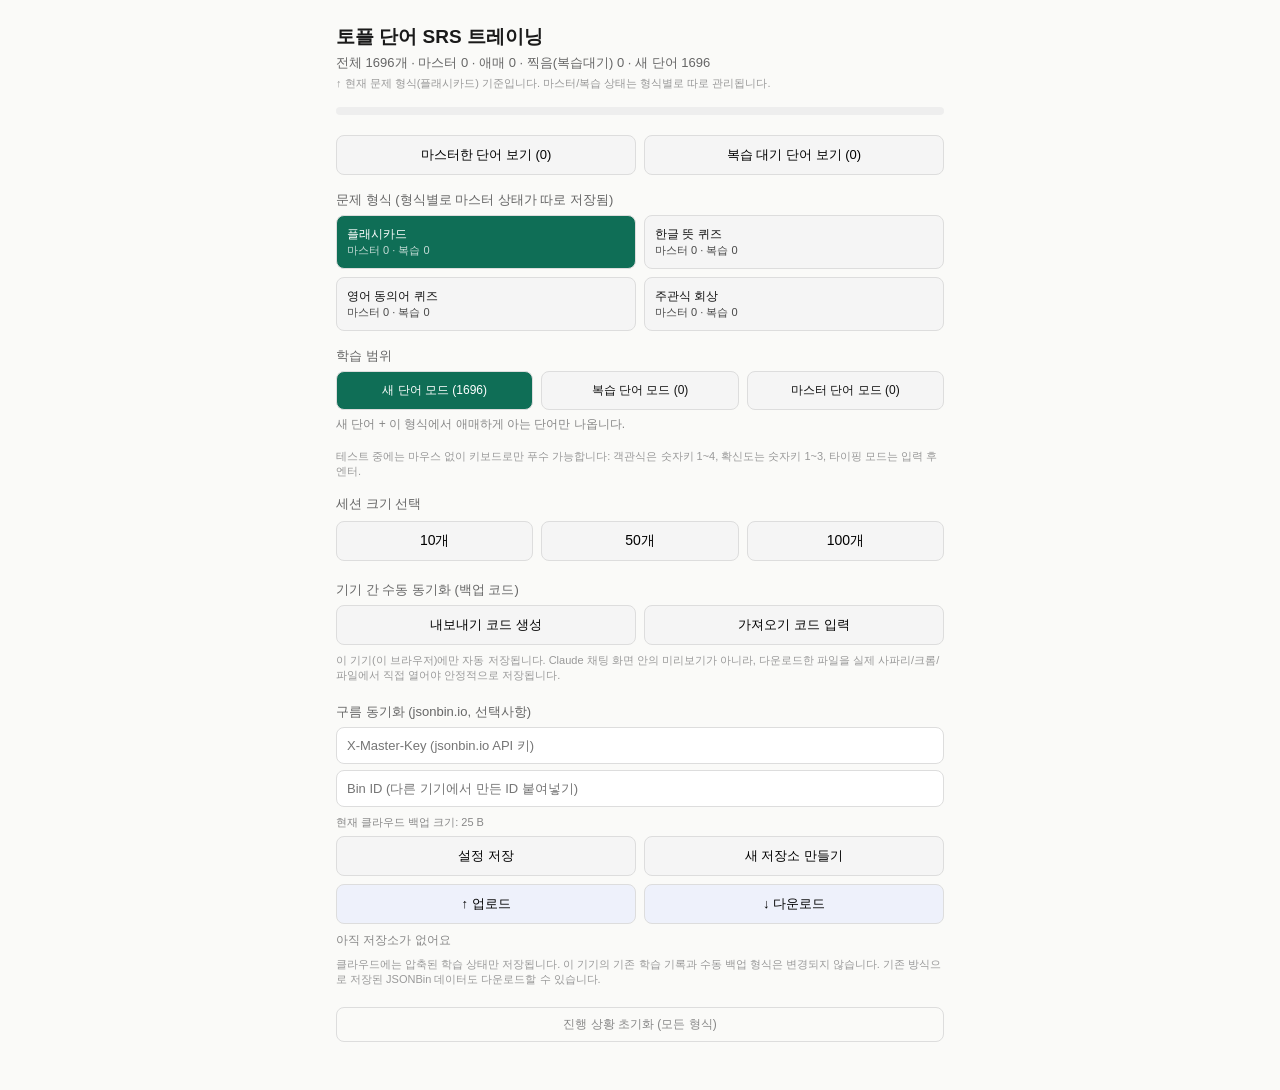
<file: toefl_vocab_srs.html>
<!DOCTYPE html>
<html lang="ko">
<head>
<meta charset="UTF-8">
<meta name="viewport" content="width=device-width, initial-scale=1.0, maximum-scale=1.0, user-scalable=no, viewport-fit=cover">
<meta name="apple-mobile-web-app-capable" content="yes">
<meta name="apple-mobile-web-app-status-bar-style" content="default">
<meta name="mobile-web-app-capable" content="yes">
<title>토플 단어 SRS</title>
<style>
  * { box-sizing: border-box; -webkit-tap-highlight-color: transparent; }
  html, body {
    margin: 0; padding: 0;
    font-family: -apple-system, BlinkMacSystemFont, "Apple SD Gothic Neo", "Segoe UI", "Noto Sans KR", Roboto, sans-serif;
    background: #fafaf8; color: #1a1a1a; -webkit-text-size-adjust: 100%;
  }
  body { padding: env(safe-area-inset-top) env(safe-area-inset-right) env(safe-area-inset-bottom) env(safe-area-inset-left); }
  button { font-family: inherit; -webkit-appearance: none; appearance: none; }
  input { font-family: inherit; -webkit-appearance: none; appearance: none; }
  #app { max-width: 640px; margin: 0 auto; padding: 16px; }
  .kbd { display:inline-block; min-width:16px; text-align:center; font-size:11px; opacity:0.55; border:1px solid currentColor; border-radius:4px; padding:0 4px; margin-right:8px; }
  @media (prefers-color-scheme: dark) { html, body { background: #16161a; color: #eaeaea; } }
</style>
</head>
<body>
<div id="app"></div>
<script>
const WORDS = [{"en":"exploit","ko":"이용하다, 착취하다","cl":"이용/보상"},{"en":"account for","ko":"설명하다, (비율을) 차지하다","cl":"이용/보상"},{"en":"particular","ko":"특정한, 특별한","cl":"두드러짐"},{"en":"prominent","ko":"두드러진, 저명한","cl":"두드러짐"},{"en":"replenish","ko":"다시 채우다, 보충하다","cl":"채우다"},{"en":"indigenous","ko":"토착의, 원산의","cl":"존재/기원"},{"en":"pinpoint","ko":"정확히 찾아내다, 콕 집다","cl":"찾다/조사"},{"en":"annihilate","ko":"전멸시키다, 완전히 파괴하다","cl":"제거/파괴"},{"en":"conversely","ko":"반대로, 역으로","cl":"부사혼동"},{"en":"investigate","ko":"조사하다","cl":"찾다/조사"},{"en":"assure","ko":"장담하다, 확언하다","cl":"확실/입증"},{"en":"entire","ko":"전체의","cl":"전체/양"},{"en":"compensate for","ko":"보상하다, 상쇄하다","cl":"이용/보상"},{"en":"postulate","ko":"(증거 없이) 가정하다, 상정하다","cl":"가정/추정"},{"en":"magnify","ko":"확대하다, 과장하다","cl":"확대/과장"},{"en":"afford","ko":"~할 여유가 되다, 제공하다","cl":"이용/보상"},{"en":"conclusive","ko":"결정적인, 확정적인","cl":"확실/입증"},{"en":"unsophisticated","ko":"세련되지 않은, 소박한","cl":"세련/투박"},{"en":"justified","ko":"정당화된","cl":"확실/입증"},{"en":"deliberate","ko":"의도적인 / 신중히 생각하다","cl":"의도/신중"},{"en":"depend on","ko":"~에 의존하다, 좌우되다","cl":"이용/보상"},{"en":"substantiate","ko":"(증거로) 입증하다","cl":"확실/입증"},{"en":"successively","ko":"연속적으로, 잇달아","cl":"부사혼동"},{"en":"pervasive","ko":"만연한, 널리 퍼진","cl":"널리퍼짐"},{"en":"strenuous","ko":"몹시 힘든, 격렬한","cl":"단독"},{"en":"sleek","ko":"매끈한, 세련된","cl":"세련/투박"},{"en":"invoke","ko":"(권리 등을) 발동하다, 호소하다","cl":"단독"},{"en":"impressive","ko":"인상적인","cl":"두드러짐"},{"en":"conjunction","ko":"결합, 접속사","cl":"단독"},{"en":"astoundingly","ko":"놀랍게도","cl":"부사혼동"},{"en":"aftermath","ko":"(사건의) 여파, 결과","cl":"단독"},{"en":"promptly","ko":"즉시, 지체 없이","cl":"부사혼동"},{"en":"subdue","ko":"진압하다, 억누르다","cl":"제거/파괴"},{"en":"extant","ko":"현존하는","cl":"존재/기원"},{"en":"sedentary","ko":"앉아서 지내는, 활동이 적은","cl":"활동부족"},{"en":"eliminate","ko":"제거하다, 없애다","cl":"제거/파괴"},{"en":"perfect","ko":"완벽한 / 완벽하게 하다","cl":"단독"},{"en":"genuine","ko":"진짜의, 진실된","cl":"확실/입증"},{"en":"dominant","ko":"지배적인, 우세한","cl":"지배/최고"},{"en":"unrivaled","ko":"비할 데 없는, 타의 추종을 불허하는","cl":"지배/최고"},{"en":"paradox","ko":"역설","cl":"단독"},{"en":"neglect","ko":"방치하다, 소홀히 하다","cl":"단독"},{"en":"recall","ko":"기억해내다, 회수하다","cl":"찾다/조사"},{"en":"ascend","ko":"오르다, 상승하다","cl":"단독"},{"en":"solid","ko":"단단한, 견고한","cl":"단독"},{"en":"contour","ko":"윤곽, 외형","cl":"단독"},{"en":"inhabit","ko":"거주하다, 서식하다","cl":"존재/기원"},{"en":"irrevocably","ko":"돌이킬 수 없게","cl":"부사혼동"},{"en":"superficially","ko":"피상적으로, 표면적으로","cl":"부사혼동"},{"en":"stunted","ko":"성장이 저해된, 발육 부진의","cl":"활동부족"},{"en":"malleable","ko":"(마음이) 잘 순응하는, (금속이) 잘 늘어나는","cl":"유연/순응"},{"en":"mean","ko":"의미하다 / 비열한 / 평균의 (다의어 주의)","cl":"단독"},{"en":"exclude","ko":"배제하다, 제외하다","cl":"제거/파괴"},{"en":"mature","ko":"성숙한 / 성숙해지다","cl":"성장/발달"},{"en":"pillar","ko":"기둥, (조직의) 중심인물","cl":"단독"},{"en":"encroachment","ko":"(권리 등의) 침해, 잠식","cl":"단독"},{"en":"no wonder","ko":"~은 놀랄 것도 없다","cl":"부사혼동"},{"en":"virtually","ko":"사실상, 거의","cl":"부사혼동"},{"en":"unprecedented","ko":"전례 없는","cl":"지배/최고"},{"en":"grow accustomed to","ko":"~에 익숙해지다","cl":"단독"},{"en":"intrigue","ko":"강한 흥미를 끌다 / 음모","cl":"단독"},{"en":"implausible","ko":"믿기 어려운, 타당해 보이지 않는","cl":"확실/입증(반의)"},{"en":"decline","ko":"감소하다 / 거절하다 (다의어 주의)","cl":"증감"},{"en":"contemporary","ko":"동시대의, 현대의","cl":"단독"},{"en":"allocate","ko":"할당하다, 배분하다","cl":"단독"},{"en":"drastically","ko":"급격하게","cl":"부사혼동"},{"en":"heterogeneous","ko":"이질적인, 여러 다른 요소로 된","cl":"다양성"},{"en":"conspicuous","ko":"눈에 띄는","cl":"두드러짐"},{"en":"prolific","ko":"다작의, 多産의","cl":"단독"},{"en":"fluctuation","ko":"변동, 등락","cl":"증감"},{"en":"encourage","ko":"격려하다, 장려하다","cl":"단독"},{"en":"abrupt","ko":"갑작스러운","cl":"단독"},{"en":"evaluate","ko":"평가하다","cl":"찾다/조사"},{"en":"comprehensive","ko":"포괄적인","cl":"전체/양"},{"en":"engrave","ko":"(문자·그림을) 새기다","cl":"단독"},{"en":"slight","ko":"약간의, 사소한","cl":"단독"},{"en":"monotonous","ko":"단조로운","cl":"단독"},{"en":"regard","ko":"여기다, 간주하다","cl":"단독"},{"en":"obsession with","ko":"~에 대한 집착","cl":"단독"},{"en":"optimize","ko":"최적화하다","cl":"단독"},{"en":"supplant","ko":"대체하다, 대신하다","cl":"단독"},{"en":"colossal","ko":"거대한","cl":"전체/양"},{"en":"diffuse","ko":"확산되다 / 분산된","cl":"널리퍼짐"},{"en":"mechanics","ko":"역학, (작동) 방식","cl":"단독"},{"en":"susceptible to","ko":"~에 취약한, 영향받기 쉬운","cl":"단독"},{"en":"emanate","ko":"(from) 나오다, 발산하다","cl":"단독"},{"en":"conventionally","ko":"관습적으로","cl":"부사혼동"},{"en":"expansive","ko":"광범위한, 확장하는","cl":"전체/양"},{"en":"sporadically","ko":"산발적으로, 이따금","cl":"부사혼동"},{"en":"comparative","ko":"비교의, 상대적인","cl":"단독"},{"en":"stamp out","ko":"근절하다, 진압하다","cl":"제거/파괴"},{"en":"stagnation","ko":"정체","cl":"단독"},{"en":"innate","ko":"타고난, 선천적인","cl":"존재/기원"},{"en":"obsolete","ko":"구식의, 쓸모없게 된","cl":"단독"},{"en":"specify","ko":"명시하다, 구체적으로 말하다","cl":"단독"},{"en":"endure","ko":"견디다, 지속되다","cl":"단독"},{"en":"conceivable","ko":"상상할 수 있는, 있을 법한","cl":"확실/입증"},{"en":"sufficiently","ko":"충분히","cl":"부사혼동"},{"en":"entail","ko":"수반하다","cl":"단독"},{"en":"depict","ko":"묘사하다","cl":"단독"},{"en":"integration","ko":"통합","cl":"단독"},{"en":"stockpile","ko":"비축하다, 비축량","cl":"채우다"},{"en":"capture","ko":"포착하다, 사로잡다","cl":"단독"},{"en":"landscape","ko":"풍경, (분야의) 지형/판도","cl":"단독"},{"en":"elaborately","ko":"정교하게","cl":"세련/투박"},{"en":"autonomous","ko":"자율적인, 독립적인","cl":"단독"},{"en":"boom","ko":"급증, 호황","cl":"증감"},{"en":"supremacy","ko":"우위, 패권","cl":"지배/최고"},{"en":"ravage","ko":"황폐화시키다","cl":"제거/파괴"},{"en":"authority","ko":"권위, 권한","cl":"단독"},{"en":"plug","ko":"막다, 메우다 / 플러그","cl":"단독"},{"en":"discrepancy","ko":"불일치, 차이","cl":"단독"},{"en":"elucidate","ko":"명확히 설명하다","cl":"단독"},{"en":"simultaneous","ko":"동시의","cl":"단독"},{"en":"vast","ko":"광대한, 막대한","cl":"전체/양"},{"en":"reluctant","ko":"꺼리는, 마지못한","cl":"단독"},{"en":"conjecture","ko":"추측, 추측하다","cl":"가정/추정"},{"en":"embed","ko":"깊이 박다, 내재시키다","cl":"단독"},{"en":"vow","ko":"맹세하다","cl":"단독"},{"en":"counter","ko":"반박하다, 대응하다","cl":"단독"},{"en":"apparent","ko":"명백한, 겉보기의(다의어)","cl":"확실/입증"},{"en":"bombard","ko":"(질문 등을) 퍼붓다, 포격하다","cl":"단독"},{"en":"reveal","ko":"드러내다, 밝히다","cl":"단독"},{"en":"sturdy","ko":"튼튼한","cl":"단독"},{"en":"traditionally","ko":"전통적으로","cl":"부사혼동"},{"en":"correspondingly","ko":"상응하게, 그에 따라","cl":"부사혼동"},{"en":"trigger","ko":"촉발하다, 유발하다","cl":"단독"},{"en":"spontaneous","ko":"자발적인, 즉흥적인","cl":"단독"},{"en":"miniature","ko":"축소된, 소형의","cl":"단독"},{"en":"commission","ko":"위임하다, 의뢰하다 / 위원회","cl":"단독"},{"en":"remarkable","ko":"놀랄 만한, 주목할 만한","cl":"두드러짐"},{"en":"effort","ko":"노력","cl":"단독"},{"en":"manifestation","ko":"(구체적인) 표현, 드러남","cl":"단독"},{"en":"prior","ko":"이전의","cl":"단독"},{"en":"cast about","ko":"(해결책 등을) 찾아 헤매다","cl":"찾다/조사"},{"en":"rigorous","ko":"엄격한, 철저한","cl":"단독"},{"en":"compulsory","ko":"의무적인, 필수의","cl":"단독"},{"en":"subsidiary","ko":"부수적인 / 자회사","cl":"단독"},{"en":"status","ko":"지위, 상태","cl":"단독"},{"en":"emphasize","ko":"강조하다","cl":"단독"},{"en":"largely","ko":"대체로, 주로","cl":"부사혼동"},{"en":"experimental","ko":"실험적인","cl":"단독"},{"en":"drain","ko":"배수하다, 소모시키다","cl":"단독"},{"en":"denote","ko":"나타내다, 의미하다","cl":"단독"},{"en":"repudiate","ko":"거부하다, 부인하다","cl":"단독"},{"en":"contradictory","ko":"모순되는","cl":"단독"},{"en":"propagate","ko":"전파하다, 번식시키다","cl":"널리퍼짐"},{"en":"ensure","ko":"보장하다, 확실하게 하다","cl":"확실/입증"},{"en":"pore","ko":"(over) 자세히 살피다, 응시하다 / 모공","cl":"찾다/조사"},{"en":"alternate","ko":"번갈아 하다 / 대안의","cl":"단독"},{"en":"devastating","ko":"처참한, 파괴적인","cl":"제거/파괴"},{"en":"mingle with","ko":"~와 어울리다, 섞이다","cl":"단독"},{"en":"continued","ko":"계속되는, 지속적인","cl":"단독"},{"en":"attempt","ko":"시도, 시도하다","cl":"단독"},{"en":"subterfuge","ko":"(책략적인) 속임수","cl":"단독"},{"en":"convert","ko":"전환하다, 개조하다","cl":"단독"},{"en":"contention","ko":"논쟁, 주장","cl":"단독"},{"en":"migrate","ko":"이주하다","cl":"단독"},{"en":"succession","ko":"연속, 계승","cl":"단독"},{"en":"tentativeness","ko":"잠정성, 망설임","cl":"단독"},{"en":"fragmentary","ko":"단편적인, 조각난","cl":"단독"},{"en":"legendary","ko":"전설적인, 아주 유명한","cl":"지배/최고"},{"en":"setback","ko":"차질, 좌절","cl":"단독"},{"en":"fine-tune","ko":"미세하게 조정하다","cl":"단독"},{"en":"enthusiastic","ko":"열정적인","cl":"단독"},{"en":"loose","ko":"헐거운, 느슨한","cl":"단독"},{"en":"portrait","ko":"초상화, 인물 묘사","cl":"단독"},{"en":"terminology","ko":"(전문) 용어","cl":"단독"},{"en":"readily","ko":"손쉽게, 기꺼이","cl":"부사혼동"},{"en":"advocate","ko":"지지하다, 옹호자","cl":"단독"},{"en":"utterly","ko":"완전히, 전적으로","cl":"부사혼동"},{"en":"abound","ko":"풍부하다, 많이 있다","cl":"전체/양"},{"en":"formidable","ko":"가공할, 만만찮은","cl":"전체/양"},{"en":"enormous","ko":"거대한, 막대한","cl":"전체/양"},{"en":"disband","ko":"해산하다","cl":"제거/파괴"},{"en":"alleged","ko":"(증거 없이) 주장된, ~라고 하는","cl":"확실/입증(반의)"},{"en":"renowned","ko":"유명한, 명성 있는","cl":"지배/최고"},{"en":"versatile","ko":"다재다능한","cl":"단독"},{"en":"prohibitive","ko":"(가격 등이) 엄두를 못 낼 정도의","cl":"단독"},{"en":"option","ko":"선택(권)","cl":"단독"},{"en":"inherent","ko":"내재된, 고유의","cl":"존재/기원"},{"en":"justly","ko":"정당하게","cl":"확실/입증"},{"en":"provoke","ko":"유발하다, 자극하다","cl":"단독"},{"en":"impermeable","ko":"불침투성의, 통과시키지 않는","cl":"단독"},{"en":"momentous","ko":"중대한","cl":"두드러짐"},{"en":"forestall","ko":"(미리 조치해) 막다, 저지하다","cl":"제거/파괴"},{"en":"therefore","ko":"그러므로","cl":"부사혼동"},{"en":"persuade","ko":"설득하다","cl":"단독"},{"en":"proximity","ko":"근접함, 가까움","cl":"단독"},{"en":"dependable","ko":"믿을 만한","cl":"확실/입증"},{"en":"ensuing","ko":"뒤이어 일어나는","cl":"단독"},{"en":"appreciably","ko":"상당히, 눈에 띄게","cl":"부사혼동"},{"en":"obligate","ko":"의무를 지우다","cl":"단독"},{"en":"wholesale","ko":"대규모의, 전면적인 / 도매의","cl":"전체/양"},{"en":"dweller","ko":"거주자","cl":"존재/기원"},{"en":"tacit","ko":"암묵적인, 무언의","cl":"단독"},{"en":"resolve","ko":"해결하다, 결심하다","cl":"단독"},{"en":"merit","ko":"가치, 장점","cl":"단독"},{"en":"notion","ko":"개념, 관념","cl":"단독"},{"en":"synthesize","ko":"종합하다, 합성하다","cl":"단독"},{"en":"spectrum","ko":"범위, 스펙트럼","cl":"단독"},{"en":"stream","ko":"흐름, 개울","cl":"단독"},{"en":"rupture","ko":"파열, 결렬","cl":"제거/파괴"},{"en":"presuppose","ko":"전제로 하다","cl":"가정/추정"},{"en":"well-to-do","ko":"부유한","cl":"단독"},{"en":"appeal","ko":"매력, 호소하다","cl":"단독"},{"en":"accurately","ko":"정확하게","cl":"부사혼동"},{"en":"fastidious","ko":"까다로운, 세심한","cl":"단독"},{"en":"contraction","ko":"수축","cl":"단독"},{"en":"stimulus","ko":"자극(제)","cl":"단독"},{"en":"track","ko":"추적하다, 진로","cl":"찾다/조사"},{"en":"tame","ko":"길들이다, 길들여진","cl":"단독"},{"en":"install","ko":"설치하다","cl":"단독"},{"en":"chronicle","ko":"연대기, 기록하다","cl":"단독"},{"en":"novel","ko":"새로운, 참신한 / 소설","cl":"단독"},{"en":"isolated","ko":"고립된, 격리된","cl":"단독"},{"en":"exposed","ko":"노출된","cl":"단독"},{"en":"intermingled","ko":"뒤섞인","cl":"단독"},{"en":"succulent","ko":"즙이 많은, 다육질의","cl":"단독"},{"en":"homogeneous","ko":"동질적인, 균질한","cl":"다양성(반의)"},{"en":"era","ko":"시대","cl":"단독"},{"en":"threat","ko":"위협","cl":"단독"},{"en":"foul","ko":"반칙의, 더러운","cl":"단독"},{"en":"prey","ko":"먹이","cl":"단독"},{"en":"practically","ko":"실질적으로, 사실상","cl":"부사혼동"},{"en":"compelling","ko":"설득력 있는, 강렬한","cl":"두드러짐"},{"en":"ultimately","ko":"궁극적으로, 결국","cl":"부사혼동"},{"en":"bulk","ko":"대부분, 부피","cl":"전체/양"},{"en":"incompatible","ko":"양립할 수 없는","cl":"단독"},{"en":"substantially","ko":"상당히","cl":"부사혼동"},{"en":"seek","ko":"추구하다, 찾다","cl":"찾다/조사"},{"en":"unanticipated","ko":"예상치 못한","cl":"확실/입증(반의)"},{"en":"merge","ko":"합병하다, 합쳐지다","cl":"단독"},{"en":"encounter","ko":"마주치다, 접하다","cl":"단독"},{"en":"residue","ko":"잔여물","cl":"단독"},{"en":"circumstance","ko":"상황, 환경","cl":"단독"},{"en":"astonishing","ko":"놀라운","cl":"두드러짐"},{"en":"intermittently","ko":"간헐적으로","cl":"부사혼동"},{"en":"application","ko":"적용, 지원(서)","cl":"단독"},{"en":"predominant","ko":"지배적인, 우세한","cl":"지배/최고"},{"en":"remote","ko":"외딴, 원격의","cl":"단독"},{"en":"inordinate","ko":"과도한, 지나친","cl":"전체/양"},{"en":"launch","ko":"시작하다, 발사하다","cl":"단독"},{"en":"trend","ko":"경향, 추세","cl":"단독"},{"en":"embodiment","ko":"구현, 화신","cl":"단독"},{"en":"colonize","ko":"식민지로 만들다","cl":"단독"},{"en":"affect","ko":"영향을 미치다","cl":"단독"},{"en":"speculation","ko":"추측, 투기","cl":"가정/추정"},{"en":"compound","ko":"화합물, 복합의","cl":"단독"},{"en":"fascinating","ko":"매혹적인","cl":"두드러짐"},{"en":"constellation","ko":"별자리, (관련된 것들의) 집합","cl":"단독"},{"en":"unconsolidated","ko":"다져지지 않은, 굳지 않은","cl":"단독"},{"en":"outstanding","ko":"뛰어난, 미해결의(다의어)","cl":"두드러짐"},{"en":"outcome","ko":"결과","cl":"단독"},{"en":"document","ko":"문서, 기록하다","cl":"단독"},{"en":"intrinsically","ko":"본질적으로","cl":"부사혼동"},{"en":"disputatious","ko":"논쟁을 좋아하는","cl":"단독"},{"en":"diverse","ko":"다양한","cl":"다양성"},{"en":"eerie","ko":"으스스한, 기이한","cl":"단독"},{"en":"tenuous","ko":"미약한, 빈약한","cl":"단독"},{"en":"eradicate","ko":"근절하다, 뿌리뽑다","cl":"제거/파괴"},{"en":"prone to","ko":"~하기 쉬운, ~하는 경향이 있는","cl":"단독"},{"en":"lodge","ko":"(신고 등을) 제기하다, 숙박하다","cl":"단독"},{"en":"gather momentum","ko":"탄력을 받다, 기세가 붙다","cl":"단독"},{"en":"viable","ko":"실행 가능한, 생존 가능한","cl":"단독"},{"en":"impediment","ko":"장애(물)","cl":"단독"},{"en":"arid","ko":"매우 건조한, 척박한","cl":"단독"},{"en":"credible","ko":"믿을 만한, 신뢰할 수 있는","cl":"확실/입증"},{"en":"vacate","ko":"비우다, 떠나다","cl":"단독"},{"en":"cushion","ko":"완충하다, 충격을 줄이다","cl":"단독"},{"en":"peculiar","ko":"특이한, 이상한","cl":"단독"},{"en":"attributable to","ko":"~에 기인하는","cl":"단독"},{"en":"enact","ko":"(법을) 제정하다","cl":"단독"},{"en":"stratified","ko":"층을 이룬, 계층화된","cl":"단독"},{"en":"with regard to","ko":"~에 관하여","cl":"단독"},{"en":"turbulent","ko":"격동의, 격렬한","cl":"단독"},{"en":"appraisal","ko":"평가","cl":"찾다/조사"},{"en":"erroneous","ko":"잘못된, 틀린","cl":"확실/입증(반의)"},{"en":"proponent","ko":"지지자, 옹호자","cl":"단독"},{"en":"absolute","ko":"절대적인, 완전한","cl":"전체/양"},{"en":"gratify","ko":"만족시키다, 기쁘게 하다","cl":"단독"},{"en":"disperse","ko":"흩어지다, 분산시키다","cl":"널리퍼짐"},{"en":"adjacent","ko":"인접한","cl":"단독"},{"en":"sequence","ko":"순서, 연속","cl":"단독"},{"en":"detect","ko":"감지하다, 발견하다","cl":"찾다/조사"},{"en":"flexible","ko":"유연한","cl":"유연/순응"},{"en":"surpass","ko":"능가하다, 뛰어넘다","cl":"지배/최고"},{"en":"invariable","ko":"변함없는, 항상 똑같은","cl":"단독"},{"en":"dramatic","ko":"극적인","cl":"단독"},{"en":"master","ko":"통달하다, 숙달하다","cl":"단독"},{"en":"assimilate","ko":"동화되다, 흡수하다","cl":"단독"},{"en":"overwhelming","ko":"압도적인","cl":"지배/최고"},{"en":"curious","ko":"호기심이 많은","cl":"단독"},{"en":"alteration","ko":"변화, 변경","cl":"증감"},{"en":"consequence","ko":"결과","cl":"단독"},{"en":"deceive","ko":"속이다, 기만하다","cl":"단독"},{"en":"ample","ko":"충분한, 풍부한","cl":"전체/양"},{"en":"resilient","ko":"회복력 있는, 탄력 있는","cl":"단독"},{"en":"detach","ko":"분리하다, 떼어내다","cl":"단독"},{"en":"account","ko":"설명, 계좌, 간주하다(다의어)","cl":"단독"},{"en":"equilibrium","ko":"균형, 평형","cl":"단독"},{"en":"surmise","ko":"추측하다","cl":"가정/추정"},{"en":"unsuitable","ko":"부적합한","cl":"단독"},{"en":"imaginative","ko":"상상력이 풍부한","cl":"단독"},{"en":"imposing","ko":"인상적인, 위풍당당한","cl":"두드러짐"},{"en":"vitality","ko":"활력, 생명력","cl":"단독"},{"en":"vehicle","ko":"수단, 차량","cl":"단독"},{"en":"hitherto","ko":"지금까지","cl":"부사혼동"},{"en":"plague","ko":"괴롭히다, 역병","cl":"단독"},{"en":"domain","ko":"영역, 분야","cl":"단독"},{"en":"indifferent","ko":"무관심한","cl":"단독"},{"en":"champion","ko":"옹호하다, 지지하다","cl":"단독"},{"en":"deteriorate","ko":"악화되다","cl":"증감"},{"en":"assault","ko":"공격(하다)","cl":"단독"},{"en":"appropriate","ko":"적절한","cl":"단독"},{"en":"adept","ko":"능숙한","cl":"단독"},{"en":"indeed","ko":"실제로, 정말로","cl":"부사혼동"},{"en":"pursuit","ko":"추구","cl":"단독"},{"en":"incite","ko":"선동하다, 부추기다","cl":"단독"},{"en":"gurantee","ko":"보장하다","cl":"확실/입증"},{"en":"prosperity","ko":"번영","cl":"단독"},{"en":"primarily","ko":"주로","cl":"부사혼동"},{"en":"erupt","ko":"분출하다, 폭발하다","cl":"단독"},{"en":"trace","ko":"자취, 추적하다","cl":"찾다/조사"},{"en":"prestigious","ko":"명망 있는","cl":"지배/최고"},{"en":"shape","ko":"형태, 형성하다","cl":"단독"},{"en":"inflict","ko":"(고통 등을) 가하다","cl":"단독"},{"en":"portion","ko":"부분, 몫","cl":"단독"},{"en":"coincidence","ko":"우연의 일치","cl":"단독"},{"en":"propel","ko":"추진하다","cl":"단독"},{"en":"thoroughly","ko":"철저히","cl":"부사혼동"},{"en":"contemplate","ko":"심사숙고하다","cl":"단독"},{"en":"unethical","ko":"비윤리적인","cl":"단독"},{"en":"replicate","ko":"복제하다, 재현하다","cl":"단독"},{"en":"hasty","ko":"성급한","cl":"확실/입증(반의)"},{"en":"representative","ko":"대표적인, 대표(자)","cl":"단독"},{"en":"range","ko":"범위","cl":"단독"},{"en":"considerable","ko":"상당한","cl":"전체/양"},{"en":"dominate","ko":"지배하다","cl":"지배/최고"},{"en":"ratio","ko":"비율","cl":"단독"},{"en":"duplicate","ko":"복제하다, 복제(품)","cl":"단독"},{"en":"barely","ko":"거의 ~않다, 겨우","cl":"부사혼동"},{"en":"strew","ko":"흩뿌리다","cl":"널리퍼짐"},{"en":"legitimately","ko":"정당하게, 합법적으로","cl":"확실/입증"},{"en":"encapsulate","ko":"요약하다, 응축하다","cl":"단독"},{"en":"relatively","ko":"상대적으로, 비교적","cl":"부사혼동"},{"en":"hazard","ko":"위험(요소)","cl":"단독"},{"en":"paramount","ko":"가장 중요한, 최고의","cl":"지배/최고"},{"en":"unwieldy","ko":"다루기 힘든, 비대한","cl":"단독"},{"en":"subsequent","ko":"그 다음의, 후속의","cl":"단독"},{"en":"striking","ko":"눈에 띄는, 두드러진","cl":"두드러짐"},{"en":"extended","ko":"연장된, 확장된","cl":"전체/양"},{"en":"ephemeral","ko":"수명이 짧은, 덧없는","cl":"단독"},{"en":"rigid","ko":"엄격한, 단단한","cl":"단독"},{"en":"chief","ko":"주요한, 최고의","cl":"지배/최고"},{"en":"severity","ko":"심각성, 가혹함","cl":"단독"},{"en":"typical of","ko":"~의 전형적인","cl":"단독"},{"en":"enable","ko":"가능하게 하다","cl":"단독"},{"en":"empirical","ko":"경험적인, 실증적인","cl":"단독"},{"en":"controversy","ko":"논쟁","cl":"단독"},{"en":"accomplish","ko":"성취하다, 이루다","cl":"단독"},{"en":"set","ko":"놓다, 정하다 (다의어)","cl":"단독"},{"en":"lag","ko":"뒤처지다, 지연","cl":"단독"},{"en":"exude","ko":"(냄새·감정 등을) 발산하다","cl":"단독"},{"en":"interplay","ko":"상호작용","cl":"단독"},{"en":"precede","ko":"~에 앞서다, 선행하다","cl":"단독"},{"en":"manipulation","ko":"조작, 다루기","cl":"단독"},{"en":"dry","ko":"건조한","cl":"단독"},{"en":"assist with","ko":"~을 돕다","cl":"단독"},{"en":"acute","ko":"극심한, 예리한, 급성의","cl":"단독"},{"en":"article","ko":"기사, 조항, 물건","cl":"단독"},{"en":"scrutiny","ko":"정밀 조사","cl":"찾다/조사"},{"en":"recompense","ko":"보상(하다)","cl":"이용/보상"},{"en":"reflect","ko":"반영하다, 반사하다","cl":"단독"},{"en":"immeasurably","ko":"헤아릴 수 없이, 엄청나게","cl":"부사혼동"},{"en":"rudiments","ko":"기초, 기본 원리","cl":"단독"},{"en":"mortality","ko":"사망률, 죽음을 피할 수 없음","cl":"단독"},{"en":"awkward","ko":"어색한, 서투른","cl":"단독"},{"en":"constrain","ko":"제한하다, 강제하다","cl":"단독"},{"en":"turmoil","ko":"혼란, 소란","cl":"단독"},{"en":"property","ko":"속성, 재산","cl":"단독"},{"en":"fuel","ko":"연료를 공급하다, 부채질하다","cl":"단독"},{"en":"majestic","ko":"장엄한, 위엄 있는","cl":"두드러짐"},{"en":"preeminent","ko":"탁월한, 뛰어난","cl":"지배/최고"},{"en":"crude","ko":"대충의, 조잡한, 원유의","cl":"세련/투박"},{"en":"variety","ko":"다양성","cl":"다양성"},{"en":"typically","ko":"전형적으로, 보통","cl":"부사혼동"},{"en":"supplementary","ko":"보충의, 추가의","cl":"채우다"},{"en":"reduce","ko":"줄이다","cl":"증감"},{"en":"subject","ko":"대상, 학과, 지배하다(다의어)","cl":"단독"},{"en":"flee","ko":"도망치다","cl":"단독"},{"en":"furthermore","ko":"게다가, 더욱이","cl":"부사혼동"},{"en":"proliferate","ko":"급증하다, 확산되다","cl":"증감"},{"en":"assess","ko":"평가하다","cl":"찾다/조사"},{"en":"spur","ko":"자극하다, 박차를 가하다","cl":"단독"},{"en":"eclectic","ko":"다양한 출처를 취합한, 절충적인","cl":"다양성"},{"en":"crucial","ko":"결정적인, 중요한","cl":"확실/입증"},{"en":"intricate","ko":"복잡한, 정교한","cl":"단독"},{"en":"palatial","ko":"궁전 같은, 웅장한","cl":"두드러짐"},{"en":"potent","ko":"강력한","cl":"단독"},{"en":"extract","ko":"추출하다, 발췌","cl":"단독"},{"en":"course through","ko":"(혈액 등이) ~을 타고 흐르다","cl":"단독"},{"en":"criterion","ko":"기준","cl":"단독"},{"en":"enjoy","ko":"즐기다, 누리다(다의어)","cl":"단독"},{"en":"inadvertently","ko":"무심코, 부주의로","cl":"부사혼동"},{"en":"peril","ko":"위험","cl":"단독"},{"en":"arduous","ko":"몹시 힘든, 고된","cl":"단독"},{"en":"feat","ko":"(뛰어난) 업적, 위업","cl":"단독"},{"en":"friction","ko":"마찰, 갈등","cl":"단독"},{"en":"materialize","ko":"실현되다, 구체화되다","cl":"단독"},{"en":"regulate","ko":"규제하다, 조절하다","cl":"단독"},{"en":"demise","ko":"종말, 사망","cl":"단독"},{"en":"frankly","ko":"솔직히","cl":"부사혼동"},{"en":"immensely","ko":"엄청나게, 대단히","cl":"부사혼동"},{"en":"deem","ko":"~로 여기다, 간주하다","cl":"단독"},{"en":"consumption","ko":"소비","cl":"단독"},{"en":"suspend","ko":"중단하다, 매달다","cl":"단독"},{"en":"prevent","ko":"막다, 예방하다","cl":"제거/파괴"},{"en":"authentic","ko":"진짜의, 진품의","cl":"확실/입증"},{"en":"redundant","ko":"불필요한, 여분의","cl":"단독"},{"en":"profuse","ko":"아낌없는, 많은","cl":"전체/양"},{"en":"ornament","ko":"장식(품)","cl":"단독"},{"en":"demolish","ko":"철거하다, 파괴하다","cl":"제거/파괴"},{"en":"voracious","ko":"게걸스러운, 탐욕스러운","cl":"단독"},{"en":"as well as","ko":"~뿐만 아니라","cl":"단독"},{"en":"extreme","ko":"극단적인","cl":"단독"},{"en":"reform","ko":"개혁하다","cl":"단독"},{"en":"determinant","ko":"결정 요인","cl":"단독"},{"en":"inclination","ko":"성향, 경향","cl":"단독"},{"en":"inflation","ko":"물가 상승, 인플레이션","cl":"증감"},{"en":"routine","ko":"일상적인, 판에 박힌","cl":"단독"},{"en":"accessible","ko":"접근 가능한","cl":"단독"},{"en":"constituent","ko":"구성 요소, 유권자","cl":"단독"},{"en":"insolent","ko":"무례한, 건방진","cl":"단독"},{"en":"to be sure","ko":"확실히, 물론","cl":"확실/입증"},{"en":"broadly","ko":"대체로, 넓게","cl":"부사혼동"},{"en":"echo","ko":"반향, 반복하다","cl":"단독"},{"en":"shoddy","ko":"조잡한, 저급한","cl":"세련/투박"},{"en":"gear","ko":"장비, 기어","cl":"단독"},{"en":"absorb","ko":"흡수하다","cl":"단독"},{"en":"whereby","ko":"그것에 의하여","cl":"단독"},{"en":"assemble","ko":"조립하다, 모으다","cl":"단독"},{"en":"liberate","ko":"해방시키다","cl":"단독"},{"en":"rational","ko":"합리적인, 이성적인","cl":"단독"},{"en":"resistance","ko":"저항","cl":"단독"},{"en":"indefinite period","ko":"무기한","cl":"단독"},{"en":"ardent","ko":"열렬한","cl":"단독"},{"en":"extinct","ko":"멸종된","cl":"존재/기원(반의)"},{"en":"be accompanied by","ko":"~을 동반하다","cl":"단독"},{"en":"overestimated","ko":"과대평가된","cl":"증감"},{"en":"initiate","ko":"시작하다, 착수시키다","cl":"단독"},{"en":"trmendous","ko":"엄청난","cl":"전체/양"},{"en":"breakthrough","ko":"돌파구, 획기적 발전","cl":"두드러짐"},{"en":"cope with","ko":"~에 대처하다","cl":"단독"},{"en":"inducement","ko":"유인, 동기","cl":"단독"},{"en":"irreversible","ko":"되돌릴 수 없는","cl":"단독"},{"en":"comprise","ko":"구성하다, 포함하다","cl":"단독"},{"en":"culmination","ko":"정점, 최고조","cl":"두드러짐"},{"en":"allegiance","ko":"충성","cl":"단독"},{"en":"notable","ko":"주목할 만한, 유명한","cl":"두드러짐"},{"en":"idiosyncrasy","ko":"(개인의) 특이한 습성","cl":"단독"},{"en":"minute","ko":"미세한, 사소한","cl":"단독"},{"en":"markedly","ko":"현저하게, 뚜렷하게","cl":"부사혼동"},{"en":"phenomenon","ko":"현상","cl":"단독"},{"en":"disseminate","ko":"퍼뜨리다, 전파하다","cl":"널리퍼짐"},{"en":"current","ko":"현재의 / 흐름, 해류","cl":"단독"},{"en":"detrimental","ko":"해로운","cl":"단독"},{"en":"presume","ko":"추정하다","cl":"가정/추정"},{"en":"anarchy","ko":"무정부 상태, 혼란","cl":"단독"},{"en":"snake","ko":"뱀 / 구불구불 나아가다","cl":"단독"},{"en":"sophisticated","ko":"세련된, 정교한","cl":"세련/투박"},{"en":"derive","ko":"~에서 유래하다, 끌어내다","cl":"존재/기원"},{"en":"sole","ko":"유일한","cl":"단독"},{"en":"embellish","ko":"꾸미다, 장식하다","cl":"단독"},{"en":"antagonize","ko":"적대시하다, 반감을 사다","cl":"단독"},{"en":"yearn","ko":"갈망하다","cl":"단독"},{"en":"permit","ko":"허용하다","cl":"단독"},{"en":"scarcity","ko":"부족, 결핍","cl":"단독"},{"en":"renounce","ko":"포기하다, 단념하다","cl":"단독"},{"en":"keep in check","ko":"억제하다, 통제하다","cl":"제거/파괴"},{"en":"subsistence","ko":"생계, 자급자족","cl":"단독"},{"en":"annually","ko":"매년","cl":"부사혼동"},{"en":"emerge","ko":"나타나다, 부상하다","cl":"단독"},{"en":"customary","ko":"관습적인, 통상의","cl":"단독"},{"en":"widely","ko":"널리","cl":"부사혼동"},{"en":"assign","ko":"배정하다, 할당하다","cl":"단독"},{"en":"equivocal","ko":"모호한, 애매한","cl":"확실/입증(반의)"},{"en":"release","ko":"방출하다, 출시하다","cl":"단독"},{"en":"essentially","ko":"본질적으로","cl":"부사혼동"},{"en":"oversee","ko":"감독하다","cl":"단독"},{"en":"rapidly","ko":"빠르게","cl":"부사혼동"},{"en":"acknowledge","ko":"인정하다","cl":"단독"},{"en":"rough","ko":"거친, 대략적인","cl":"단독"},{"en":"preclude","ko":"(미리) 막다, 배제하다","cl":"제거/파괴"},{"en":"portable","ko":"휴대 가능한","cl":"단독"},{"en":"presumable","ko":"추정할 수 있는","cl":"가정/추정"},{"en":"calculatedly","ko":"계산적으로, 의도적으로","cl":"부사혼동"},{"en":"deviation","ko":"일탈, 편차","cl":"단독"},{"en":"hairline","ko":"미세한 (금 등) / 헤어라인","cl":"단독"},{"en":"formulate","ko":"(생각 등을) 공식화하다, 명확히 표현하다","cl":"단독"},{"en":"astute","ko":"영리한, 통찰력 있는","cl":"단독"},{"en":"reliable","ko":"믿을 만한","cl":"확실/입증"},{"en":"take precedence over","ko":"~보다 우선하다","cl":"지배/최고"},{"en":"allusion","ko":"암시, 언급","cl":"단독"},{"en":"locomotion","ko":"이동, 운동","cl":"단독"},{"en":"principally","ko":"주로","cl":"부사혼동"},{"en":"rebellion","ko":"반란","cl":"단독"},{"en":"revive","ko":"되살리다, 회복시키다","cl":"단독"},{"en":"modify","ko":"수정하다","cl":"단독"},{"en":"initially","ko":"처음에","cl":"부사혼동"},{"en":"critical","ko":"중대한, 비판적인","cl":"확실/입증"},{"en":"luminous","ko":"빛나는, 밝은","cl":"두드러짐"},{"en":"facilitate","ko":"촉진하다, 용이하게 하다","cl":"단독"},{"en":"refinement","ko":"정제, 세련됨","cl":"세련/투박"},{"en":"attribute","ko":"~탓으로 돌리다 / 속성","cl":"단독"},{"en":"belch","ko":"트림하다, (연기 등을) 내뿜다","cl":"단독"},{"en":"underrate","ko":"과소평가하다","cl":"증감"},{"en":"immense","ko":"거대한, 막대한","cl":"전체/양"},{"en":"virtue","ko":"미덕, 장점","cl":"단독"},{"en":"bustling","ko":"부산한, 북적거리는","cl":"단독"},{"en":"distinct","ko":"뚜렷한, 별개의","cl":"두드러짐"},{"en":"thriving","ko":"번성하는","cl":"단독"},{"en":"obvious","ko":"명백한","cl":"확실/입증"},{"en":"exceptional","ko":"특출난, 예외적인","cl":"두드러짐"},{"en":"cumbersome","ko":"성가신, 다루기 힘든","cl":"단독"},{"en":"boon","ko":"요긴한 것, 혜택","cl":"단독"},{"en":"oiptimum","ko":"최적의","cl":"지배/최고"},{"en":"uniformly","ko":"균일하게","cl":"부사혼동"},{"en":"unleash","ko":"(강한 감정·힘을) 촉발시키다, 풀어놓다","cl":"단독"},{"en":"acquire","ko":"획득하다","cl":"단독"},{"en":"enigma","ko":"수수께끼","cl":"단독"},{"en":"steadfast","ko":"확고한, 변함없는","cl":"확실/입증"},{"en":"dainty","ko":"우아한, 앙증맞은","cl":"단독"},{"en":"anomaly","ko":"이례적인 것, 변칙","cl":"단독"},{"en":"splendid","ko":"화려한, 훌륭한","cl":"두드러짐"},{"en":"rapport","ko":"친밀한 관계","cl":"단독"},{"en":"question","ko":"의문을 제기하다 / 질문","cl":"단독"},{"en":"scatter","ko":"흩뿌리다, 흩어지다","cl":"널리퍼짐"},{"en":"escalate","ko":"확대되다, 증가하다","cl":"증감"},{"en":"temporary","ko":"일시적인","cl":"단독"},{"en":"attest","ko":"입증하다, 증명하다","cl":"확실/입증"},{"en":"fortify","ko":"강화하다","cl":"단독"},{"en":"remove","ko":"제거하다","cl":"제거/파괴"},{"en":"end","ko":"끝, 끝내다","cl":"단독"},{"en":"plentiful","ko":"풍부한","cl":"전체/양"},{"en":"make it","ko":"성공하다, 해내다","cl":"단독"},{"en":"devastate","ko":"파괴하다, 황폐화시키다","cl":"제거/파괴"},{"en":"eminently","ko":"뛰어나게, 매우","cl":"부사혼동"},{"en":"subtraction","ko":"뺄셈, 감산","cl":"증감"},{"en":"as a rule of thumb","ko":"경험상, 대체로","cl":"부사혼동"},{"en":"blur","ko":"흐릿하게 만들다, 흐려지다","cl":"단독"},{"en":"relay","ko":"전달하다, 중계하다","cl":"단독"},{"en":"expandable","ko":"확장 가능한","cl":"전체/양"},{"en":"scrupulous","ko":"세심한, 꼼꼼한","cl":"단독"},{"en":"approximately","ko":"대략","cl":"부사혼동"},{"en":"paradoxical","ko":"역설적인","cl":"단독"},{"en":"source","ko":"원천, 출처","cl":"존재/기원"},{"en":"adhere","ko":"고수하다, 들러붙다","cl":"단독"},{"en":"available","ko":"이용 가능한","cl":"단독"},{"en":"get rid of","ko":"제거하다, 없애다","cl":"제거/파괴"},{"en":"repel","ko":"물리치다, 격퇴하다","cl":"단독"},{"en":"maximize","ko":"극대화하다","cl":"확대/과장"},{"en":"outermost","ko":"가장 바깥의","cl":"단독"},{"en":"bind","ko":"묶다, 결속시키다","cl":"단독"},{"en":"visible","ko":"보이는","cl":"두드러짐"},{"en":"plausible","ko":"그럴듯한, 타당한 것 같은","cl":"확실/입증"},{"en":"transform","ko":"변형시키다","cl":"단독"},{"en":"counterpart","ko":"상대(에 해당하는 것)","cl":"단독"},{"en":"nevertheless","ko":"그럼에도 불구하고","cl":"부사혼동"},{"en":"pornounced","ko":"뚜렷한, 두드러진","cl":"두드러짐"},{"en":"celebrated","ko":"유명한, 저명한","cl":"지배/최고"},{"en":"exceedingly","ko":"대단히, 매우","cl":"부사혼동"},{"en":"chancy","ko":"위험한, 불확실한","cl":"확실/입증(반의)"},{"en":"vertical","ko":"수직의","cl":"단독"},{"en":"persist","ko":"지속되다, 고집하다","cl":"단독"},{"en":"magnitude","ko":"(큰) 규모, 중요도","cl":"전체/양"},{"en":"discern","ko":"식별하다, 분간하다","cl":"찾다/조사"},{"en":"generate","ko":"발생시키다, 만들어내다","cl":"단독"},{"en":"eccentric","ko":"별난, 기이한","cl":"단독"},{"en":"alternative","ko":"대안(의)","cl":"단독"},{"en":"strategy","ko":"전략","cl":"단독"},{"en":"refine","ko":"정제하다, 다듬다","cl":"세련/투박"},{"en":"precious","ko":"귀중한, 소중한","cl":"단독"},{"en":"subtle","ko":"미묘한, 은은한","cl":"단독"},{"en":"conducive to","ko":"~에 도움이 되는","cl":"단독"},{"en":"preoccupied with","ko":"~에 몰두한","cl":"단독"},{"en":"swift","ko":"신속한","cl":"단독"},{"en":"menace","ko":"위협","cl":"단독"},{"en":"akin to","ko":"~와 유사한","cl":"단독"},{"en":"expend","ko":"(돈·에너지 등을) 쓰다, 소비하다","cl":"단독"},{"en":"belittle","ko":"얕보다, 경시하다","cl":"증감"},{"en":"commend","ko":"칭찬하다, 권장하다","cl":"단독"},{"en":"sue","ko":"고소하다","cl":"단독"},{"en":"innovation","ko":"혁신","cl":"단독"},{"en":"fragmentation","ko":"분열, 파편화","cl":"단독"},{"en":"mainly","ko":"주로","cl":"부사혼동"},{"en":"sufficient","ko":"충분한","cl":"전체/양"},{"en":"abnormally","ko":"비정상적으로","cl":"부사혼동"},{"en":"barrier","ko":"장벽","cl":"단독"},{"en":"gigantic","ko":"거대한","cl":"전체/양"},{"en":"reproduce","ko":"복제하다, 번식하다","cl":"단독"},{"en":"allow","ko":"허용하다","cl":"단독"},{"en":"penetrate","ko":"침투하다, 관통하다","cl":"단독"},{"en":"device","ko":"장치, 기구","cl":"단독"},{"en":"divergent","ko":"갈라지는, 다른","cl":"다양성"},{"en":"flaw","ko":"결함","cl":"단독"},{"en":"buffer","ko":"완충 장치","cl":"단독"},{"en":"refute","ko":"반박하다","cl":"단독"},{"en":"domestic","ko":"국내의, 가정의","cl":"단독"},{"en":"on the spur of the moment","ko":"즉흥적으로","cl":"부사혼동"},{"en":"temperate","ko":"(기후가) 온화한, 절제된","cl":"단독"},{"en":"cosistent with","ko":"~와 일치하는","cl":"확실/입증"},{"en":"splendor","ko":"화려함, 장관","cl":"두드러짐"},{"en":"prosper","ko":"번영하다","cl":"단독"},{"en":"brew","ko":"(음료를) 양조하다, (일이) 일어나려 하다","cl":"단독"},{"en":"persevere","ko":"인내하다, 꾸준히 하다","cl":"단독"},{"en":"bias","ko":"편견","cl":"단독"},{"en":"administer","ko":"관리하다, 집행하다","cl":"단독"},{"en":"groundless","ko":"근거 없는","cl":"확실/입증(반의)"},{"en":"arouse","ko":"(감정 등을) 불러일으키다","cl":"단독"},{"en":"occupy","ko":"차지하다, 점유하다","cl":"단독"},{"en":"virtual","ko":"사실상의, 가상의","cl":"단독"},{"en":"unexplored","ko":"미개척의, 탐험되지 않은","cl":"단독"},{"en":"tuned to","ko":"~에 맞춰진, 민감한","cl":"단독"},{"en":"duration","ko":"지속 기간","cl":"단독"},{"en":"massive","ko":"거대한","cl":"전체/양"},{"en":"feasible","ko":"실행 가능한","cl":"단독"},{"en":"vibrant","ko":"활기찬, 생동감 있는","cl":"단독"},{"en":"accumulation","ko":"축적","cl":"채우다"},{"en":"link","ko":"연결하다","cl":"단독"},{"en":"informally","ko":"비공식적으로","cl":"부사혼동"},{"en":"sovereign","ko":"주권을 가진, 독립된","cl":"단독"},{"en":"key","ko":"핵심적인","cl":"두드러짐"},{"en":"eventually","ko":"결국","cl":"부사혼동"},{"en":"persistent","ko":"끈질긴, 지속적인","cl":"단독"},{"en":"corroborate","ko":"(증거로) 확증하다","cl":"확실/입증"},{"en":"inaugurate","ko":"취임시키다, 개시하다","cl":"단독"},{"en":"further","ko":"더 나아가, 추가의","cl":"단독"},{"en":"concentrate on","ko":"~에 집중하다","cl":"단독"},{"en":"moreover","ko":"게다가","cl":"부사혼동"},{"en":"execute","ko":"실행하다, 처형하다","cl":"단독"},{"en":"urbane","ko":"세련된, 도시풍의","cl":"세련/투박"},{"en":"boast","ko":"자랑하다, 뽐내다","cl":"단독"},{"en":"envision","ko":"마음속에 그리다, 구상하다","cl":"단독"},{"en":"intermediate","ko":"중급의, 중간의","cl":"단독"},{"en":"frightful","ko":"끔찍한, 소름끼치는","cl":"단독"},{"en":"irrvocable","ko":"돌이킬 수 없는","cl":"단독"},{"en":"disintegration","ko":"붕괴, 분해","cl":"제거/파괴"},{"en":"burgeoning","ko":"급성장하는","cl":"증감"},{"en":"terrestrial","ko":"지구의, 육생의","cl":"단독"},{"en":"adorn","ko":"장식하다","cl":"단독"},{"en":"revolution","ko":"혁명, 회전","cl":"단독"},{"en":"randomness","ko":"무작위성","cl":"단독"},{"en":"superficial","ko":"피상적인","cl":"단독"},{"en":"diversion","ko":"전환, 오락","cl":"단독"},{"en":"originate from","ko":"~에서 비롯되다","cl":"존재/기원"},{"en":"intimate","ko":"친밀한","cl":"단독"},{"en":"blossom","ko":"꽃을 피우다, 번성하다","cl":"단독"},{"en":"groundwork","ko":"기초 작업, 토대","cl":"단독"},{"en":"trivial","ko":"사소한","cl":"단독"},{"en":"posterity","ko":"후세, 후손","cl":"단독"},{"en":"aggravate","ko":"악화시키다","cl":"증감"},{"en":"obtainable","ko":"얻을 수 있는","cl":"단독"},{"en":"extent","ko":"정도, 범위","cl":"단독"},{"en":"ingenious","ko":"독창적인, 기발한","cl":"단독"},{"en":"burst","ko":"터지다, 파열하다","cl":"단독"},{"en":"outlying","ko":"외딴, 변두리의","cl":"단독"},{"en":"revolve around","ko":"~을 중심으로 돌아가다","cl":"단독"},{"en":"meticulously","ko":"꼼꼼하게","cl":"단독"},{"en":"utilitarian","ko":"실용적인","cl":"단독"},{"en":"constitute","ko":"구성하다","cl":"단독"},{"en":"reciprocal","ko":"상호간의","cl":"단독"},{"en":"tendency","ko":"경향","cl":"단독"},{"en":"artifact","ko":"인공물, 유물","cl":"단독"},{"en":"expedite","ko":"신속히 처리하다, 촉진하다","cl":"단독"},{"en":"scenario","ko":"시나리오, 상황","cl":"단독"},{"en":"define","ko":"정의하다","cl":"단독"},{"en":"propulsion","ko":"추진(력)","cl":"단독"},{"en":"resolute","ko":"단호한, 확고한","cl":"확실/입증"},{"en":"phase","ko":"단계, 시기","cl":"단독"},{"en":"fairly","ko":"꽤, 상당히","cl":"부사혼동"},{"en":"merely","ko":"단지","cl":"부사혼동"},{"en":"decimate","ko":"(많은 수를) 크게 줄이다, 대량 살상하다","cl":"제거/파괴"},{"en":"incentive","ko":"유인책, 동기","cl":"단독"},{"en":"retrieve","ko":"되찾다, 회수하다","cl":"찾다/조사"},{"en":"compress","ko":"압축하다","cl":"단독"},{"en":"designate","ko":"지정하다","cl":"단독"},{"en":"dissemination","ko":"보급, 전파","cl":"널리퍼짐"},{"en":"marked","ko":"뚜렷한, 현저한","cl":"두드러짐"},{"en":"hypothetical","ko":"가설의, 가정의","cl":"가정/추정"},{"en":"flow","ko":"흐름, 흐르다","cl":"단독"},{"en":"precise","ko":"정확한","cl":"단독"},{"en":"stipulate","ko":"(계약 등에) 명시하다","cl":"단독"},{"en":"perspective","ko":"관점","cl":"단독"},{"en":"enhance","ko":"향상시키다","cl":"단독"},{"en":"fundamental","ko":"근본적인","cl":"단독"},{"en":"evident","ko":"명백한","cl":"확실/입증"},{"en":"shift","ko":"변화, 이동하다","cl":"증감"},{"en":"unique among","ko":"~중에서 유일한","cl":"지배/최고"},{"en":"full-fledged","ko":"완전한, 본격적인","cl":"전체/양"},{"en":"laborious","ko":"힘든, 수고로운","cl":"단독"},{"en":"emit","ko":"방출하다","cl":"단독"},{"en":"stunning","ko":"놀라운, 멋진","cl":"두드러짐"},{"en":"tantalizing","ko":"애타게 하는, 감질나는","cl":"단독"},{"en":"abandoned","ko":"버려진","cl":"단독"},{"en":"transmit","ko":"전송하다, 전달하다","cl":"단독"},{"en":"candidly","ko":"솔직하게","cl":"부사혼동"},{"en":"compulsorily","ko":"강제적으로, 의무적으로","cl":"부사혼동"},{"en":"aid","ko":"돕다, 원조","cl":"단독"},{"en":"deliberation","ko":"심사숙고, 숙의","cl":"단독"},{"en":"preposterous","ko":"터무니없는","cl":"단독"},{"en":"sparse","ko":"드문드문한, 희박한","cl":"단독"},{"en":"occasionally","ko":"가끔","cl":"부사혼동"},{"en":"inconceivable","ko":"상상할 수 없는","cl":"확실/입증(반의)"},{"en":"breeding","ko":"사육, 번식","cl":"단독"},{"en":"overriding","ko":"최우선의, 가장 중요한","cl":"지배/최고"},{"en":"favor","ko":"호의, 선호하다","cl":"단독"},{"en":"sediment","ko":"침전물, 퇴적물","cl":"단독"},{"en":"clever","ko":"영리한","cl":"단독"},{"en":"consistently","ko":"일관되게","cl":"부사혼동"},{"en":"rate","ko":"비율, 속도","cl":"단독"},{"en":"predominate","ko":"지배적이다, 우세하다","cl":"지배/최고"},{"en":"realize","ko":"깨닫다, 실현하다","cl":"단독"},{"en":"circuitous","ko":"우회하는, 완곡한","cl":"단독"},{"en":"owing to","ko":"~때문에","cl":"단독"},{"en":"model","ko":"모형, 모델","cl":"단독"},{"en":"with respect to","ko":"~에 관하여","cl":"단독"},{"en":"continous","ko":"지속적인, 연속적인","cl":"단독"},{"en":"collaborate","ko":"협력하다","cl":"단독"},{"en":"anonymous","ko":"익명의","cl":"단독"},{"en":"somewhat","ko":"다소, 약간","cl":"부사혼동"},{"en":"damaging","ko":"해로운, 손상을 주는","cl":"단독"},{"en":"dramatically","ko":"극적으로","cl":"부사혼동"},{"en":"heighten","ko":"고조시키다, 강화하다","cl":"증감"},{"en":"share","ko":"공유하다, 몫","cl":"단독"},{"en":"shortly","ko":"곧, 얼마 안 있어","cl":"부사혼동"},{"en":"besides","ko":"게다가, ~외에도","cl":"부사혼동"},{"en":"seep","ko":"스며들다","cl":"단독"},{"en":"habit","ko":"습관","cl":"단독"},{"en":"lethal","ko":"치명적인","cl":"단독"},{"en":"modest","ko":"겸손한, 적당한","cl":"단독"},{"en":"component","ko":"구성 요소","cl":"단독"},{"en":"exploitation","ko":"착취, 이용","cl":"이용/보상"},{"en":"relic","ko":"유물","cl":"단독"},{"en":"profoundly","ko":"깊이, 매우","cl":"부사혼동"},{"en":"deflect","ko":"방향을 바꾸게 하다, 피하게 하다","cl":"단독"},{"en":"highlight","ko":"강조하다, 부각시키다","cl":"두드러짐"},{"en":"exert","ko":"(영향력·힘을) 행사하다","cl":"단독"},{"en":"potential","ko":"잠재적인, 잠재력","cl":"단독"},{"en":"recurring","ko":"반복되는","cl":"단독"},{"en":"meager","ko":"빈약한, 부족한","cl":"단독"},{"en":"prevail","ko":"만연하다, 우세하다","cl":"지배/최고"},{"en":"exclusively","ko":"오로지, 독점적으로","cl":"부사혼동"},{"en":"consensus","ko":"합의","cl":"단독"},{"en":"now and then","ko":"가끔","cl":"부사혼동"},{"en":"discrete","ko":"별개의, 분리된","cl":"단독"},{"en":"anchor","ko":"고정시키다, 닻","cl":"단독"},{"en":"improbable","ko":"있을 법하지 않은","cl":"확실/입증(반의)"},{"en":"pragmatic","ko":"실용적인","cl":"단독"},{"en":"undisputed","ko":"이의가 없는, 명백한","cl":"확실/입증"},{"en":"allocation","ko":"할당, 배분","cl":"단독"},{"en":"inconclusive","ko":"결정적이지 않은, 확실치 않은","cl":"확실/입증(반의)"},{"en":"withstand","ko":"견디다, 버티다","cl":"단독"},{"en":"cornerstone","ko":"초석, 기반","cl":"단독"},{"en":"marvelous","ko":"놀라운, 훌륭한","cl":"두드러짐"},{"en":"clue","ko":"단서","cl":"찾다/조사"},{"en":"unintentionally","ko":"무심코, 의도치 않게","cl":"부사혼동"},{"en":"peak","ko":"정점, 최고조","cl":"두드러짐"},{"en":"continual","ko":"계속되는","cl":"단독"},{"en":"thorough","ko":"철저한","cl":"단독"},{"en":"accurate","ko":"정확한","cl":"단독"},{"en":"mobilize","ko":"동원하다","cl":"단독"},{"en":"given that","ko":"~을 고려하면","cl":"단독"},{"en":"cargo","ko":"화물","cl":"단독"},{"en":"solitary","ko":"혼자의, 외로운","cl":"단독"},{"en":"slightly","ko":"약간","cl":"부사혼동"},{"en":"deliberately","ko":"의도적으로","cl":"부사혼동"},{"en":"unthinkable","ko":"상상할 수 없는","cl":"확실/입증(반의)"},{"en":"coinage","ko":"신조어, 화폐 주조","cl":"단독"},{"en":"obligation","ko":"의무","cl":"단독"},{"en":"reconcile","ko":"화해시키다, 조화시키다","cl":"단독"},{"en":"severe","ko":"심각한, 가혹한","cl":"단독"},{"en":"foremost","ko":"가장 중요한, 최고의","cl":"지배/최고"},{"en":"surge","ko":"급증, 급증하다","cl":"증감"},{"en":"hasten","ko":"서두르다, 재촉하다","cl":"단독"},{"en":"tentatively","ko":"잠정적으로","cl":"부사혼동"},{"en":"scorn","ko":"경멸하다","cl":"단독"},{"en":"throughout","ko":"~내내, 도처에","cl":"단독"},{"en":"pitfall","ko":"함정, 위험","cl":"단독"},{"en":"coupled with","ko":"~와 결합하여","cl":"단독"},{"en":"huge","ko":"거대한","cl":"전체/양"},{"en":"span","ko":"기간, 걸치다","cl":"단독"},{"en":"hollow","ko":"속이 빈, 공허한","cl":"단독"},{"en":"appreciable","ko":"상당한, 눈에 띄는","cl":"전체/양"},{"en":"shield","ko":"보호하다, 방패","cl":"단독"},{"en":"spearhead","ko":"선두에 서다, 주도하다","cl":"단독"},{"en":"methodically","ko":"체계적으로","cl":"부사혼동"},{"en":"manage to","ko":"그럭저럭 ~해내다","cl":"단독"},{"en":"intact","ko":"손상되지 않은, 온전한","cl":"단독"},{"en":"albeit","ko":"비록 ~이지만","cl":"단독"},{"en":"complex","ko":"복잡한","cl":"단독"},{"en":"conventional","ko":"관습적인, 전통적인","cl":"단독"},{"en":"reasonable","ko":"합리적인","cl":"단독"},{"en":"attainment","ko":"성취, 달성","cl":"단독"},{"en":"progressively","ko":"점진적으로","cl":"부사혼동"},{"en":"drawback","ko":"결점, 단점","cl":"단독"},{"en":"suppress","ko":"억누르다, 진압하다","cl":"제거/파괴"},{"en":"incidentally","ko":"그런데, 우연히","cl":"부사혼동"},{"en":"tactic","ko":"전술","cl":"단독"},{"en":"substantial","ko":"상당한","cl":"전체/양"},{"en":"verify","ko":"확인하다, 입증하다","cl":"확실/입증"},{"en":"sustained","ko":"지속된","cl":"단독"},{"en":"radical","ko":"급진적인, 근본적인","cl":"단독"},{"en":"prime","ko":"주요한, 최적의","cl":"지배/최고"},{"en":"grasp","ko":"파악하다, 붙잡다","cl":"단독"},{"en":"prominently","ko":"두드러지게","cl":"부사혼동"},{"en":"precipitate","ko":"촉발시키다, 성급한","cl":"단독"},{"en":"interlock","ko":"서로 맞물리다","cl":"단독"},{"en":"accordingly","ko":"그에 따라","cl":"부사혼동"},{"en":"relevant","ko":"관련 있는","cl":"단독"},{"en":"remarkably","ko":"놀랍게도, 두드러지게","cl":"부사혼동"},{"en":"disputable","ko":"논쟁의 여지가 있는","cl":"확실/입증(반의)"},{"en":"ambitious","ko":"야심찬","cl":"단독"},{"en":"congeal","ko":"응고되다, 굳다","cl":"단독"},{"en":"cautious","ko":"조심스러운","cl":"단독"},{"en":"realm","ko":"영역, 왕국","cl":"단독"},{"en":"dam","ko":"댐, 막다","cl":"단독"},{"en":"flattery","ko":"아첨","cl":"단독"},{"en":"amplify","ko":"증폭시키다, 확대하다","cl":"확대/과장"},{"en":"dimension","ko":"차원, 크기","cl":"단독"},{"en":"deplete","ko":"고갈시키다","cl":"제거/파괴"},{"en":"characteristic","ko":"특징적인, 특성","cl":"단독"},{"en":"ice sheet","ko":"대륙 빙하","cl":"단독"},{"en":"spectator","ko":"관중","cl":"단독"},{"en":"bountifully","ko":"풍부하게","cl":"전체/양"},{"en":"suffer paralysis","ko":"마비를 겪다","cl":"단독"},{"en":"variation","ko":"변화, 변형","cl":"증감"},{"en":"periphery","ko":"주변부, 외곽","cl":"단독"},{"en":"apparently","ko":"겉보기에, ~인 것 같다","cl":"부사혼동"},{"en":"far-reaching","ko":"광범위한, 지대한 영향을 미치는","cl":"전체/양"},{"en":"embody","ko":"구현하다","cl":"단독"},{"en":"evade","ko":"회피하다","cl":"단독"},{"en":"against","ko":"~에 반대하여","cl":"단독"},{"en":"due to","ko":"~때문에","cl":"단독"},{"en":"classify","ko":"분류하다","cl":"단독"},{"en":"oblige","ko":"의무를 지우다","cl":"단독"},{"en":"identical","ko":"동일한","cl":"단독"},{"en":"intimately","ko":"친밀하게, 밀접하게","cl":"부사혼동"},{"en":"questionable","ko":"의심스러운","cl":"확실/입증(반의)"},{"en":"spot","ko":"발견하다, 지점","cl":"찾다/조사"},{"en":"immerse","ko":"몰두시키다, 담그다","cl":"단독"},{"en":"not in consensus with","ko":"~와 일치하지 않는","cl":"단독"},{"en":"be tempted to","ko":"~하고 싶은 유혹을 느끼다","cl":"단독"},{"en":"inception","ko":"시작, 개시","cl":"단독"},{"en":"subsequently","ko":"그 후에","cl":"부사혼동"},{"en":"explicit","ko":"명백한, 명시적인","cl":"확실/입증"},{"en":"prevailing","ko":"지배적인, 우세한","cl":"지배/최고"},{"en":"rudimentary","ko":"기초적인, 초보의","cl":"단독"},{"en":"allude to","ko":"~을 암시하다","cl":"단독"},{"en":"assertive","ko":"자기주장이 강한","cl":"단독"},{"en":"fuse","ko":"융합시키다, 결합하다","cl":"단독"},{"en":"transitory","ko":"일시적인, 순간적인","cl":"단독"},{"en":"invioable","ko":"침해할 수 없는, 신성한","cl":"단독"},{"en":"supersede","ko":"대체하다","cl":"단독"},{"en":"abundant","ko":"풍부한","cl":"전체/양"},{"en":"significant","ko":"중요한, 상당한","cl":"두드러짐"},{"en":"elaboration","ko":"정교화, 상술","cl":"세련/투박"},{"en":"pristine","ko":"완전 새것 같은, 원래 그대로의","cl":"단독"},{"en":"steadily","ko":"꾸준히","cl":"부사혼동"},{"en":"hence","ko":"따라서","cl":"부사혼동"},{"en":"fabricate","ko":"날조하다, 제작하다","cl":"단독"},{"en":"meet","ko":"(요구 등을) 충족시키다","cl":"단독"},{"en":"devour","ko":"게걸스레 먹다","cl":"단독"},{"en":"amiss","ko":"잘못된","cl":"단독"},{"en":"figure out","ko":"이해하다, 알아내다","cl":"찾다/조사"},{"en":"augment","ko":"증가시키다","cl":"증감"},{"en":"trespass","ko":"무단 침입하다","cl":"단독"},{"en":"deduce","ko":"추론하다","cl":"가정/추정"},{"en":"quantify","ko":"수량화하다","cl":"단독"},{"en":"aggregation","ko":"집합, 총계","cl":"단독"},{"en":"lax","ko":"느슨한, 해이한","cl":"단독"},{"en":"pace","ko":"속도","cl":"단독"},{"en":"inspect","ko":"점검하다, 조사하다","cl":"찾다/조사"},{"en":"keen","ko":"열심인, 예리한","cl":"단독"},{"en":"abandon","ko":"버리다, 포기하다","cl":"단독"},{"en":"prowess","ko":"뛰어난 솜씨, 기량","cl":"두드러짐"},{"en":"anyone can see","ko":"누구나 알 수 있다","cl":"확실/입증"},{"en":"coarse","ko":"거친","cl":"세련/투박"},{"en":"impervious","ko":"영향받지 않는, 통과시키지 않는","cl":"단독"},{"en":"moderate","ko":"적당한, 온건한","cl":"단독"},{"en":"stagnant","ko":"정체된, 침체된","cl":"단독"},{"en":"drive","ko":"몰아가다, 욕구","cl":"단독"},{"en":"anxiety","ko":"불안, 걱정","cl":"단독"},{"en":"allegedly","ko":"(근거 없이) ~라고들 한다","cl":"확실/입증(반의)"},{"en":"utilize","ko":"활용하다","cl":"이용/보상"},{"en":"differential","ko":"차등의, 차별적인","cl":"단독"},{"en":"maintain","ko":"유지하다, 주장하다","cl":"단독"},{"en":"jointly","ko":"공동으로","cl":"부사혼동"},{"en":"catastrophic","ko":"대재앙의, 파멸적인","cl":"제거/파괴"},{"en":"aridity","ko":"건조함","cl":"단독"},{"en":"paradoxically","ko":"역설적으로","cl":"부사혼동"},{"en":"archetypal","ko":"전형적인, 원형의","cl":"단독"},{"en":"purposely","ko":"고의로, 일부러","cl":"부사혼동"},{"en":"collision","ko":"충돌","cl":"단독"},{"en":"implant","ko":"심다, 이식하다","cl":"단독"},{"en":"standpoint","ko":"관점, 견지","cl":"단독"},{"en":"cue","ko":"신호, 단서","cl":"찾다/조사"},{"en":"trappings","ko":"(지위 등을 나타내는) 표식, 장식","cl":"단독"},{"en":"spawn","ko":"낳다, 유발하다","cl":"단독"},{"en":"outbreak","ko":"(질병 등의) 발생, 발발","cl":"단독"},{"en":"prolonged","ko":"장기적인, 오래 계속되는","cl":"단독"},{"en":"relative","ko":"상대적인","cl":"단독"},{"en":"ultimate","ko":"궁극적인, 최고의","cl":"지배/최고"},{"en":"brittle","ko":"부서지기 쉬운, 잘 부러지는","cl":"단독"},{"en":"pioneer","ko":"개척자, 개척하다","cl":"단독"},{"en":"heritage","ko":"유산","cl":"단독"},{"en":"impetus","ko":"자극, 추진력","cl":"단독"},{"en":"threshold","ko":"문턱, 한계점","cl":"단독"},{"en":"intensify","ko":"심화시키다, 강화하다","cl":"증감"},{"en":"orchestrate","ko":"조율하다, 계획하다","cl":"단독"},{"en":"hamper","ko":"방해하다","cl":"단독"},{"en":"inhospitable","ko":"(환경이) 척박한, 살기 힘든","cl":"단독"},{"en":"roughly","ko":"대략","cl":"부사혼동"},{"en":"prevalent","ko":"널리 퍼진, 일반적인","cl":"널리퍼짐"},{"en":"orientation","ko":"방향, 성향","cl":"단독"},{"en":"converge","ko":"한 점에 모이다, 수렴하다","cl":"단독"},{"en":"inflate","ko":"부풀리다, 과장하다","cl":"확대/과장"},{"en":"terrain","ko":"지형","cl":"단독"},{"en":"critically","ko":"결정적으로, 비판적으로","cl":"부사혼동"},{"en":"in earnest","ko":"본격적으로, 진지하게","cl":"부사혼동"},{"en":"agile","ko":"민첩한","cl":"단독"},{"en":"standstill","ko":"정지, 멈춤","cl":"단독"},{"en":"persuasively","ko":"설득력 있게","cl":"부사혼동"},{"en":"miraculous","ko":"기적적인","cl":"두드러짐"},{"en":"intangible","ko":"무형의, 만질 수 없는","cl":"단독"},{"en":"secure","ko":"확보하다, 안전한","cl":"단독"},{"en":"subsist","ko":"근근이 살아가다","cl":"단독"},{"en":"undoubtedly","ko":"의심할 여지없이","cl":"확실/입증"},{"en":"dispose of","ko":"처리하다, 없애다","cl":"제거/파괴"},{"en":"archive","ko":"기록보관소, 보관하다","cl":"단독"},{"en":"regenerate","ko":"재생시키다","cl":"단독"},{"en":"mode","ko":"방식, 양식","cl":"단독"},{"en":"commemorate","ko":"기념하다","cl":"단독"},{"en":"imprecise","ko":"부정확한","cl":"확실/입증(반의)"},{"en":"state","ko":"진술하다, 상태","cl":"단독"},{"en":"aniticipate","ko":"예상하다, 기대하다","cl":"가정/추정"},{"en":"henceforth","ko":"이제부터","cl":"부사혼동"},{"en":"transparent","ko":"투명한, 명료한","cl":"단독"},{"en":"prominence","ko":"두드러짐, 명성","cl":"두드러짐"},{"en":"incorporate","ko":"포함하다, 통합하다","cl":"단독"},{"en":"meticulous","ko":"꼼꼼한, 세심한","cl":"단독"},{"en":"dismantle","ko":"해체하다","cl":"제거/파괴"},{"en":"lavish","ko":"호화로운, 아낌없는","cl":"전체/양"},{"en":"dynamic","ko":"역동적인","cl":"단독"},{"en":"overlook","ko":"간과하다, 내려다보다","cl":"단독"},{"en":"exempt","ko":"면제된, 면제하다","cl":"단독"},{"en":"as a whole","ko":"전체적으로","cl":"전체/양"},{"en":"rather","ko":"오히려, 다소","cl":"부사혼동"},{"en":"justify","ko":"정당화하다","cl":"확실/입증"},{"en":"chaotic","ko":"혼란스러운","cl":"단독"},{"en":"commence","ko":"시작되다","cl":"단독"},{"en":"improvised","ko":"즉흥적인","cl":"단독"},{"en":"stem from","ko":"~에서 비롯되다","cl":"존재/기원"},{"en":"judiciously","ko":"신중하게, 현명하게","cl":"부사혼동"},{"en":"tolerate","ko":"참다, 용인하다","cl":"단독"},{"en":"initiative","ko":"주도권, 계획","cl":"단독"},{"en":"provided that","ko":"~라는 조건 하에","cl":"단독"},{"en":"phenomenal","ko":"경이로운, 대단한","cl":"두드러짐"},{"en":"likewise","ko":"마찬가지로","cl":"부사혼동"},{"en":"tangible","ko":"유형의, 만질 수 있는","cl":"단독"},{"en":"absurd","ko":"터무니없는","cl":"단독"},{"en":"inclement","ko":"(날씨가) 궂은, 험한","cl":"단독"},{"en":"overly","ko":"지나치게","cl":"부사혼동"},{"en":"consume","ko":"소비하다","cl":"단독"},{"en":"overall","ko":"전반적인","cl":"전체/양"},{"en":"promote","ko":"촉진하다, 승진시키다","cl":"단독"},{"en":"porliferation","ko":"확산, 급증","cl":"증감"},{"en":"copious","ko":"풍부한, 다량의","cl":"전체/양"},{"en":"negligible","ko":"무시해도 될 정도의, 미미한","cl":"단독"},{"en":"notably","ko":"특히, 눈에 띄게","cl":"두드러짐"},{"en":"inhibit","ko":"억제하다","cl":"제거/파괴"},{"en":"worshiper","ko":"숭배자, 예배자","cl":"단독"},{"en":"pool","ko":"자금 등을 모으다, 웅덩이","cl":"단독"},{"en":"at the urging of","ko":"~의 권유로","cl":"단독"},{"en":"ornamental","ko":"장식적인","cl":"단독"},{"en":"regime","ko":"정권, 체제","cl":"단독"},{"en":"acclaim","ko":"찬사를 보내다, 갈채","cl":"두드러짐"},{"en":"comprehensible","ko":"이해할 수 있는","cl":"단독"},{"en":"disparity","ko":"(불공평한) 차이, 격차","cl":"단독"},{"en":"bold","ko":"대담한, 굵은","cl":"단독"},{"en":"noteworthy","ko":"주목할 만한","cl":"두드러짐"},{"en":"spectacular","ko":"장관을 이루는, 극적인","cl":"두드러짐"},{"en":"extracted from","ko":"~에서 추출된","cl":"단독"},{"en":"tantalize","ko":"애타게 하다","cl":"단독"},{"en":"allied","ko":"동맹한, 연합한","cl":"단독"},{"en":"authoritative","ko":"권위 있는","cl":"지배/최고"},{"en":"moral","ko":"도덕적인","cl":"단독"},{"en":"compatible","ko":"호환되는, 양립할 수 있는","cl":"단독"},{"en":"buildup","ko":"증강, 축적","cl":"채우다"},{"en":"stress","ko":"강조하다, 스트레스","cl":"단독"},{"en":"respective","ko":"각각의","cl":"단독"},{"en":"peculiarity","ko":"특이함, 특성","cl":"단독"},{"en":"rely upon","ko":"~에 의존하다","cl":"이용/보상"},{"en":"rapid","ko":"빠른","cl":"단독"},{"en":"saturate","ko":"흠뻑 적시다, 포화시키다","cl":"단독"},{"en":"constitution","ko":"헌법, 구성","cl":"단독"},{"en":"efface","ko":"지우다, 없애다","cl":"제거/파괴"},{"en":"manageable","ko":"관리 가능한, 다루기 쉬운","cl":"단독"},{"en":"approach","ko":"접근하다, 접근법","cl":"단독"},{"en":"routinely","ko":"일상적으로","cl":"부사혼동"},{"en":"adapt","ko":"적응하다","cl":"단독"},{"en":"implication","ko":"함의, 영향","cl":"단독"},{"en":"unambiguous","ko":"애매하지 않은, 명확한","cl":"확실/입증"},{"en":"rigor","ko":"엄격함","cl":"단독"},{"en":"contentious","ko":"논쟁을 초래하는","cl":"단독"},{"en":"competent","ko":"능숙한, 유능한","cl":"단독"},{"en":"incredible","ko":"믿기 어려운, 놀라운","cl":"확실/입증(반의)"},{"en":"string","ko":"줄, 끈","cl":"단독"},{"en":"decompose","ko":"분해되다","cl":"단독"},{"en":"lateral","ko":"측면의, 옆의","cl":"단독"},{"en":"forage","ko":"먹이를 찾다","cl":"찾다/조사"},{"en":"erect","ko":"세우다, 똑바로 선","cl":"단독"},{"en":"integral","ko":"필수적인, 완전한","cl":"단독"},{"en":"precisely","ko":"정확히","cl":"부사혼동"},{"en":"handle","ko":"다루다, 처리하다","cl":"단독"},{"en":"objective","ko":"목표, 객관적인","cl":"단독"},{"en":"deviate","ko":"벗어나다, 일탈하다","cl":"단독"},{"en":"vigor","ko":"활력, 원기","cl":"단독"},{"en":"decisive","ko":"결정적인","cl":"확실/입증"},{"en":"primordial","ko":"원시의, 태초의","cl":"존재/기원"},{"en":"cluster","ko":"무리, 군집","cl":"단독"},{"en":"revise","ko":"수정하다","cl":"단독"},{"en":"obscure","ko":"모호한, 잘 알려지지 않은","cl":"확실/입증(반의)"},{"en":"rebound","ko":"다시 튀다, 회복하다","cl":"단독"},{"en":"thus","ko":"따라서","cl":"부사혼동"},{"en":"minutely","ko":"상세하게, 미세하게","cl":"부사혼동"},{"en":"impact","ko":"영향, 충격","cl":"단독"},{"en":"luxuriant","ko":"무성한, 풍부한","cl":"전체/양"},{"en":"altogether","ko":"전적으로, 완전히","cl":"부사혼동"},{"en":"astounding","ko":"놀라운","cl":"두드러짐"},{"en":"propagation","ko":"전파, 번식","cl":"널리퍼짐"},{"en":"encroach","ko":"침해하다, 잠식하다","cl":"제거/파괴"},{"en":"bizarre","ko":"기이한","cl":"단독"},{"en":"elevate","ko":"높이다, 승격시키다","cl":"증감"},{"en":"superb","ko":"최고의, 훌륭한","cl":"두드러짐"},{"en":"accommodate","ko":"수용하다","cl":"단독"},{"en":"infinite","ko":"무한한","cl":"전체/양"},{"en":"glimpse into","ko":"~을 살짝 엿보다","cl":"찾다/조사"},{"en":"mold","ko":"틀, 형성하다","cl":"단독"},{"en":"wary","ko":"조심스러운, 경계하는","cl":"단독"},{"en":"expansion","ko":"확장","cl":"전체/양"},{"en":"autonomy","ko":"자율성","cl":"단독"},{"en":"complaint","ko":"불평, 항의","cl":"단독"},{"en":"subordinate","ko":"하위의, 종속된","cl":"단독"},{"en":"thrive","ko":"번성하다","cl":"단독"},{"en":"by and large","ko":"대체로","cl":"부사혼동"},{"en":"unique to","ko":"~에게만 있는","cl":"지배/최고"},{"en":"annual","ko":"매년의","cl":"단독"},{"en":"frigid","ko":"몹시 추운, 냉랭한","cl":"단독"},{"en":"appreciate","ko":"인정하다, 감사하다, 진가를 알아보다","cl":"단독"},{"en":"apparatus","ko":"기구, 장치","cl":"단독"},{"en":"engender","ko":"(감정 등을) 낳다, 야기하다","cl":"단독"},{"en":"adverse","ko":"불리한, 부정적인","cl":"단독"},{"en":"accomplished","ko":"뛰어난, 능숙한","cl":"두드러짐"},{"en":"conceal","ko":"숨기다","cl":"단독"},{"en":"uniform","ko":"획일적인, 균일한","cl":"단독"},{"en":"complement","ko":"보완하다","cl":"채우다"},{"en":"refrain from","ko":"~을 삼가다","cl":"단독"},{"en":"column","ko":"기둥, 칼럼","cl":"단독"},{"en":"underscore","ko":"강조하다","cl":"두드러짐"},{"en":"inspire","ko":"영감을 주다","cl":"단독"},{"en":"swell","ko":"부풀다, 증가하다","cl":"증감"},{"en":"deficient","ko":"부족한, 결핍된","cl":"단독"},{"en":"indiscriminately","ko":"무차별적으로","cl":"부사혼동"},{"en":"to some extent","ko":"어느 정도는","cl":"부사혼동"},{"en":"hierarchical","ko":"계층적인","cl":"단독"},{"en":"harness","ko":"이용하다, 활용하다","cl":"이용/보상"},{"en":"prestige","ko":"명성, 위신","cl":"지배/최고"},{"en":"radically","ko":"근본적으로, 급진적으로","cl":"부사혼동"},{"en":"exhibit","ko":"보이다, 전시하다","cl":"단독"},{"en":"deposit","ko":"예금하다, 퇴적시키다","cl":"단독"},{"en":"shatter","ko":"산산이 부수다","cl":"제거/파괴"},{"en":"barren","ko":"척박한, 불모의","cl":"단독"},{"en":"consent","ko":"동의(하다)","cl":"단독"},{"en":"give rise to","ko":"~을 야기하다","cl":"단독"},{"en":"size up","ko":"~을 판단하다, 가늠하다","cl":"찾다/조사"},{"en":"mimic","ko":"모방하다","cl":"단독"},{"en":"contiguous","ko":"인접한","cl":"단독"},{"en":"engage","ko":"참여시키다, 관계를 맺다","cl":"단독"},{"en":"initial","ko":"처음의, 초기의","cl":"단독"},{"en":"essential","ko":"필수적인","cl":"단독"},{"en":"pertinent","ko":"관련 있는, 적절한","cl":"단독"},{"en":"traumatic","ko":"대단히 충격적인","cl":"단독"},{"en":"on the whole","ko":"대체로","cl":"부사혼동"},{"en":"dispersal","ko":"분산","cl":"널리퍼짐"},{"en":"sought-after","ko":"인기 있는, 찾는 사람이 많은","cl":"두드러짐"},{"en":"expand","ko":"확장하다","cl":"전체/양"},{"en":"mastery","ko":"숙달, 통달","cl":"단독"},{"en":"perpetually","ko":"영구적으로, 끊임없이","cl":"부사혼동"},{"en":"evacuate","ko":"대피시키다","cl":"단독"},{"en":"excrete","ko":"배설하다","cl":"단독"},{"en":"gradually","ko":"점차","cl":"부사혼동"},{"en":"affluent","ko":"부유한","cl":"단독"},{"en":"stationary","ko":"움직이지 않는, 고정된","cl":"단독"},{"en":"cling to","ko":"~에 매달리다, 집착하다","cl":"단독"},{"en":"endow","ko":"(재능·자질 등을) 부여하다","cl":"단독"},{"en":"verging on","ko":"~에 가까운","cl":"단독"},{"en":"contemptuous","ko":"경멸하는","cl":"단독"},{"en":"accelerate","ko":"가속화하다","cl":"증감"},{"en":"confirm","ko":"확인하다","cl":"확실/입증"},{"en":"harsh","ko":"가혹한, 혹독한","cl":"단독"},{"en":"mere subsistence","ko":"겨우 먹고 살 정도의 생계","cl":"단독"},{"en":"adherent","ko":"지지자, 신봉자","cl":"단독"},{"en":"invaluable","ko":"매우 귀중한","cl":"단독"},{"en":"successive","ko":"연속적인","cl":"단독"},{"en":"coating","ko":"코팅, 막","cl":"단독"},{"en":"resume","ko":"재개하다","cl":"단독"},{"en":"dual","ko":"이중의","cl":"단독"},{"en":"composite","ko":"합성한, 혼합의","cl":"단독"},{"en":"illuminate","ko":"밝히다, 조명하다","cl":"단독"},{"en":"allure","ko":"매력, 유혹하다","cl":"단독"},{"en":"rekindle","ko":"(감정 등을) 다시 불붙이다","cl":"단독"},{"en":"devastation","ko":"대대적인 파괴, 황폐화","cl":"제거/파괴"},{"en":"tentative","ko":"잠정적인, 임시의","cl":"단독"},{"en":"suppose","ko":"가정하다, 추측하다","cl":"가정/추정"},{"en":"primitive","ko":"원시의","cl":"존재/기원"},{"en":"interrupt","ko":"방해하다, 중단시키다","cl":"단독"},{"en":"conform","ko":"순응하다, 따르다","cl":"단독"},{"en":"combine","ko":"결합하다","cl":"단독"},{"en":"terminal","ko":"말기의, 종점의","cl":"단독"},{"en":"point out","ko":"지적하다","cl":"단독"},{"en":"flourish","ko":"번영하다, 번성하다","cl":"단독"},{"en":"dissipate","ko":"흩어지다, 소멸시키다","cl":"제거/파괴"},{"en":"profound","ko":"깊은, 심오한","cl":"단독"},{"en":"intriguing","ko":"흥미로운","cl":"단독"},{"en":"considerably","ko":"상당히","cl":"부사혼동"},{"en":"ingenuity","ko":"독창성, 기발함","cl":"단독"},{"en":"conquer","ko":"정복하다","cl":"단독"},{"en":"fragment","ko":"조각, 파편","cl":"단독"},{"en":"spell","ko":"주문, (기간을 나타내는) ~기간","cl":"단독"},{"en":"facet","ko":"(측)면","cl":"단독"},{"en":"mundane","ko":"평범한, 일상적인","cl":"단독"},{"en":"dense","ko":"밀집한, 빽빽한","cl":"단독"},{"en":"random","ko":"무작위의","cl":"단독"},{"en":"mere","ko":"단지 ~에 불과한","cl":"단독"},{"en":"persistence","ko":"끈기","cl":"단독"},{"en":"intrusive","ko":"침해하는, 거슬리는","cl":"단독"},{"en":"culminate in","ko":"결국 ~으로 끝나다","cl":"두드러짐"},{"en":"stabilize","ko":"안정화시키다","cl":"단독"},{"en":"prompt","ko":"촉발하다, 신속한","cl":"단독"},{"en":"distinction","ko":"차이, 뛰어남","cl":"두드러짐"},{"en":"constant","ko":"끊임없는, 일정한","cl":"단독"},{"en":"appreciation","ko":"감상, 감사","cl":"단독"},{"en":"sophistication","ko":"정교함, 세련됨","cl":"세련/투박"},{"en":"pronouncement","ko":"공식 발표, 선언","cl":"단독"},{"en":"flag","ko":"표시하다, 깃발","cl":"단독"},{"en":"ambivalent","ko":"양면적인, 애매한 감정의","cl":"확실/입증(반의)"},{"en":"term","ko":"용어, 기간","cl":"단독"},{"en":"flawed","ko":"결함이 있는","cl":"단독"},{"en":"reminisce","ko":"추억에 잠기다","cl":"단독"},{"en":"destitute of","ko":"~이 전혀 없는","cl":"단독"},{"en":"regrettably","ko":"유감스럽게도","cl":"부사혼동"},{"en":"principle","ko":"원칙","cl":"단독"},{"en":"contain","ko":"포함하다, 억제하다","cl":"단독"},{"en":"juncture","ko":"(특정) 시점, 국면","cl":"단독"},{"en":"discount","ko":"무시하다, 할인하다","cl":"단독"},{"en":"or so","ko":"~쯤","cl":"부사혼동"},{"en":"dejected","ko":"낙담한","cl":"단독"},{"en":"proposal","ko":"제안","cl":"단독"},{"en":"for all","ko":"~에도 불구하고","cl":"단독"},{"en":"uniquely","ko":"독특하게","cl":"부사혼동"},{"en":"criticize","ko":"비판하다","cl":"단독"},{"en":"erode","ko":"침식시키다, 약화시키다","cl":"제거/파괴"},{"en":"tension","ko":"긴장","cl":"단독"},{"en":"ancient","ko":"고대의","cl":"단독"},{"en":"inherently","ko":"본질적으로, 선천적으로","cl":"부사혼동"},{"en":"sporadic","ko":"산발적인","cl":"단독"},{"en":"apex","ko":"정점, 꼭대기","cl":"두드러짐"},{"en":"though","ko":"비록 ~이지만","cl":"단독"},{"en":"infer","ko":"추론하다","cl":"가정/추정"},{"en":"core","ko":"핵심","cl":"단독"},{"en":"mutation","ko":"돌연변이","cl":"단독"},{"en":"thrill","ko":"전율, 흥분시키다","cl":"단독"},{"en":"mutilate","ko":"훼손시키다, 불구로 만들다","cl":"제거/파괴"},{"en":"rigidly","ko":"엄격하게, 완고하게","cl":"부사혼동"},{"en":"matter","ko":"중요하다, 문제","cl":"단독"},{"en":"contradicting","ko":"모순되는","cl":"단독"},{"en":"unwilling","ko":"꺼리는, 내키지 않는","cl":"단독"},{"en":"skeptical","ko":"회의적인","cl":"확실/입증(반의)"},{"en":"optimal","ko":"최적의","cl":"지배/최고"},{"en":"hint","ko":"암시, 힌트","cl":"단독"},{"en":"challenge","ko":"도전하다, 이의를 제기하다","cl":"단독"},{"en":"potentially","ko":"잠재적으로","cl":"부사혼동"},{"en":"compel","ko":"강요하다","cl":"단독"},{"en":"simultaneously","ko":"동시에","cl":"부사혼동"},{"en":"static","ko":"정적인, 고정된","cl":"단독"},{"en":"retain","ko":"유지하다, 보유하다","cl":"단독"},{"en":"strictly","ko":"엄격히","cl":"부사혼동"},{"en":"exceptionally","ko":"예외적으로, 특출나게","cl":"부사혼동"},{"en":"consequently","ko":"결과적으로","cl":"부사혼동"},{"en":"obtain","ko":"얻다, 획득하다","cl":"단독"},{"en":"epitomize","ko":"전형을 보여주다, 압축하다","cl":"단독"},{"en":"aggregate","ko":"총계, 합산하다","cl":"단독"},{"en":"in principle","ko":"원칙적으로","cl":"부사혼동"},{"en":"sequentially","ko":"순차적으로","cl":"부사혼동"},{"en":"surveillance","ko":"감시","cl":"찾다/조사"},{"en":"accompany","ko":"동반하다","cl":"단독"},{"en":"hazardous","ko":"위험한","cl":"단독"},{"en":"thwart","ko":"좌절시키다, 방해하다","cl":"단독"},{"en":"vanish","ko":"사라지다","cl":"제거/파괴"},{"en":"synthesis","ko":"종합, 합성","cl":"단독"},{"en":"forum","ko":"토론의 장, 포럼","cl":"단독"},{"en":"invade","ko":"침입하다","cl":"단독"},{"en":"quarters","ko":"숙소, (조직 내) 부문","cl":"단독"},{"en":"abolish","ko":"폐지하다","cl":"제거/파괴"},{"en":"staggering","ko":"충격적일 정도의, 엄청난","cl":"전체/양"},{"en":"disclose","ko":"폭로하다, 밝히다","cl":"단독"},{"en":"scores","ko":"다수, 많음","cl":"전체/양"},{"en":"eager to","ko":"~하기를 열망하는","cl":"단독"},{"en":"systematically","ko":"체계적으로","cl":"부사혼동"},{"en":"stimulate","ko":"자극하다, 촉진하다","cl":"단독"},{"en":"limited","ko":"제한된","cl":"단독"},{"en":"excessive","ko":"과도한","cl":"전체/양"},{"en":"similar","ko":"비슷한","cl":"단독"},{"en":"entitled to","ko":"~할 자격이 있는","cl":"단독"},{"en":"constantly","ko":"끊임없이","cl":"부사혼동"},{"en":"turbulence","ko":"격동, 난기류","cl":"단독"},{"en":"essence","ko":"본질","cl":"단독"},{"en":"back up","ko":"뒷받침하다, 지지하다","cl":"확실/입증"},{"en":"flexibility","ko":"유연성","cl":"유연/순응"},{"en":"archaic","ko":"고대의, 구식의","cl":"단독"},{"en":"eject","ko":"배출하다, 방출하다","cl":"단독"},{"en":"interpret","ko":"해석하다","cl":"단독"},{"en":"intensity","ko":"강도","cl":"단독"},{"en":"sloping","ko":"경사진","cl":"단독"},{"en":"endeavor","ko":"노력하다, 시도","cl":"단독"},{"en":"circumvent","ko":"피하다, 회피하다","cl":"단독"},{"en":"counterproductive","ko":"역효과를 낳는","cl":"단독"},{"en":"lucid","ko":"명료한, 명쾌한","cl":"확실/입증"},{"en":"delineate","ko":"(윤곽을) 상세히 설명하다, 묘사하다","cl":"단독"},{"en":"practical","ko":"실용적인","cl":"단독"},{"en":"revere","ko":"숭배하다, 존경하다","cl":"단독"},{"en":"unpromising","ko":"유망하지 않은","cl":"단독"},{"en":"heed","ko":"주의를 기울이다","cl":"단독"},{"en":"location","ko":"위치","cl":"단독"},{"en":"opposing","ko":"반대되는","cl":"단독"},{"en":"configuration","ko":"배치, 구성","cl":"단독"},{"en":"induce","ko":"유도하다, 설득하다","cl":"단독"},{"en":"attain","ko":"달성하다, 얻다","cl":"단독"},{"en":"erratic","ko":"불규칙한, 변덕스러운","cl":"단독"},{"en":"eventual","ko":"최종적인","cl":"단독"},{"en":"mandate","ko":"명령하다, 위임","cl":"단독"},{"en":"prosperous","ko":"번영하는","cl":"단독"},{"en":"requisite","ko":"필수의, 필요조건","cl":"단독"},{"en":"partake of","ko":"~을 함께 하다, 먹다","cl":"단독"},{"en":"pledge","ko":"서약하다, 맹세","cl":"단독"},{"en":"contend","ko":"주장하다, 다투다","cl":"단독"},{"en":"confine","ko":"국한시키다, 가두다","cl":"단독"},{"en":"dictate","ko":"지시하다, 좌우하다","cl":"지배/최고"},{"en":"durable","ko":"내구성 있는, 오래가는","cl":"단독"},{"en":"collectively","ko":"집단적으로, 총체적으로","cl":"부사혼동"},{"en":"furnish","ko":"제공하다, 비치하다","cl":"단독"},{"en":"alter","ko":"바꾸다, 변경하다","cl":"증감"},{"en":"determine","ko":"결정하다","cl":"단독"},{"en":"haul","ko":"끌다, 운반하다","cl":"단독"},{"en":"approximation","ko":"근사치, 어림","cl":"단독"},{"en":"found wanting","ko":"부족한 것으로 판명되다","cl":"단독"},{"en":"classic","ko":"전형적인, 고전적인","cl":"단독"},{"en":"grossly","ko":"심하게, 지나치게","cl":"부사혼동"},{"en":"vivid","ko":"생생한","cl":"단독"},{"en":"artificial","ko":"인공의","cl":"단독"},{"en":"transplant","ko":"이식하다","cl":"단독"},{"en":"camouflage","ko":"위장하다","cl":"단독"},{"en":"implement","ko":"시행하다, 도구","cl":"단독"},{"en":"excavate","ko":"발굴하다","cl":"단독"},{"en":"disgust","ko":"혐오감","cl":"단독"},{"en":"secluded","ko":"외딴, 격리된","cl":"단독"},{"en":"engulf","ko":"완전히 뒤덮다, 삼키다","cl":"제거/파괴"},{"en":"chronic","ko":"만성적인","cl":"단독"},{"en":"magnificient","ko":"장엄한, 웅장한","cl":"두드러짐"},{"en":"truism","ko":"자명한 이치","cl":"확실/입증"},{"en":"accidental","ko":"우연한","cl":"단독"},{"en":"invent","ko":"발명하다","cl":"단독"},{"en":"inherent in","ko":"~에 내재하는","cl":"존재/기원"},{"en":"expose","ko":"노출시키다, 폭로하다","cl":"단독"},{"en":"perpetuate","ko":"영속시키다","cl":"단독"},{"en":"be inclined to","ko":"~하는 경향이 있다","cl":"단독"},{"en":"illusory","ko":"환상에 불과한, 착각의","cl":"확실/입증(반의)"},{"en":"heyday","ko":"전성기","cl":"두드러짐"},{"en":"proficient","ko":"능숙한","cl":"단독"},{"en":"amply","ko":"충분히, 넉넉하게","cl":"전체/양"},{"en":"desolate","ko":"황량한","cl":"단독"},{"en":"more subtle","ko":"더 미묘한","cl":"단독"},{"en":"disrupt","ko":"방해하다, 지장을 주다","cl":"단독"},{"en":"forerunner","ko":"선구자","cl":"단독"},{"en":"immediate","ko":"즉각적인","cl":"단독"},{"en":"wield","ko":"(권력·도구를) 행사하다, 휘두르다","cl":"단독"},{"en":"cursh","ko":"부수다, 으스러뜨리다","cl":"제거/파괴"},{"en":"manner","ko":"방식, 태도","cl":"단독"},{"en":"uneasy","ko":"불안한","cl":"단독"},{"en":"sustain","ko":"지속시키다, 견디다","cl":"단독"},{"en":"subsequence","ko":"다음에 일어남, 결과","cl":"단독"},{"en":"accumulate","ko":"축적하다","cl":"채우다"},{"en":"assert","ko":"주장하다","cl":"단독"},{"en":"progessive","ko":"점진적인, 진보적인","cl":"단독"},{"en":"strikingly","ko":"두드러지게","cl":"부사혼동"},{"en":"comparable","ko":"비슷한, 비교할 만한","cl":"단독"},{"en":"hinder","ko":"방해하다","cl":"단독"},{"en":"concern","ko":"우려, 관련되다","cl":"단독"},{"en":"presumably","ko":"아마도","cl":"부사혼동"},{"en":"ritual","ko":"의식, 의례","cl":"단독"},{"en":"unresolved","ko":"미해결의","cl":"단독"},{"en":"convey","ko":"전달하다","cl":"단독"},{"en":"devise","ko":"고안하다","cl":"단독"},{"en":"astonish","ko":"놀라게 하다","cl":"두드러짐"},{"en":"stringent","ko":"(규칙 등이) 엄중한","cl":"단독"},{"en":"vastly","ko":"대단히, 광대하게","cl":"부사혼동"},{"en":"to a large extent","ko":"상당 부분","cl":"부사혼동"},{"en":"updated","ko":"최신의","cl":"단독"},{"en":"impulse","ko":"충동","cl":"단독"},{"en":"evidence","ko":"증거","cl":"확실/입증"},{"en":"conjuncture","ko":"국면, 위기","cl":"단독"},{"en":"aberrant","ko":"정상에서 벗어난, 일탈적인","cl":"단독"},{"en":"firmly","ko":"확고하게","cl":"확실/입증"},{"en":"invariably","ko":"변함없이, 늘","cl":"부사혼동"},{"en":"sacred","ko":"신성한","cl":"단독"},{"en":"cramped","ko":"비좁은","cl":"단독"},{"en":"outdated","ko":"구식의","cl":"단독"},{"en":"self-confident","ko":"자신감 있는","cl":"단독"},{"en":"allay","ko":"(두려움 등을) 완화하다, 진정시키다","cl":"단독"},{"en":"authenticity","ko":"진정성, 진짜임","cl":"확실/입증"},{"en":"masked","ko":"가려진, 위장된","cl":"단독"},{"en":"fracture","ko":"골절, 균열","cl":"단독"},{"en":"scanty","ko":"부족한, 빈약한","cl":"단독"},{"en":"debris","ko":"잔해, 파편","cl":"단독"},{"en":"unexpectedly","ko":"예상치 못하게","cl":"부사혼동"},{"en":"marginally","ko":"미미하게, 조금","cl":"부사혼동"},{"en":"infrequent","ko":"드문","cl":"단독"},{"en":"capacity","ko":"수용력, 능력","cl":"단독"},{"en":"conceive","ko":"상상하다, 생각해내다","cl":"가정/추정"},{"en":"immobile","ko":"움직이지 않는","cl":"단독"},{"en":"milestone","ko":"이정표, 중요한 사건","cl":"두드러짐"},{"en":"tempting","ko":"유혹적인","cl":"단독"},{"en":"antagonistic","ko":"적대적인","cl":"단독"},{"en":"prized","ko":"소중히 여겨지는","cl":"단독"},{"en":"cognitive","ko":"인지의","cl":"단독"},{"en":"refuge","ko":"피난(처)","cl":"단독"},{"en":"full sweep","ko":"완전한 발휘, 완전한 실행","cl":"전체/양"},{"en":"notwithstanding","ko":"~에도 불구하고","cl":"단독"},{"en":"trap","ko":"함정, 가두다","cl":"단독"},{"en":"methodical","ko":"체계적인","cl":"단독"},{"en":"emergency","ko":"비상사태","cl":"단독"},{"en":"gain","ko":"얻다, 증가","cl":"단독"},{"en":"signal","ko":"신호, 신호를 보내다","cl":"단독"},{"en":"issue","ko":"쟁점, 발행하다","cl":"단독"},{"en":"obliterate","ko":"완전히 없애다, 지우다","cl":"제거/파괴"},{"en":"in addition","ko":"게다가","cl":"부사혼동"},{"en":"at the same time","ko":"동시에","cl":"부사혼동"},{"en":"voracious predator","ko":"게걸스러운 포식자","cl":"단독"},{"en":"inevitable","ko":"불가피한","cl":"단독"},{"en":"consequent","ko":"결과로 일어나는","cl":"단독"},{"en":"decimation","ko":"(대량) 감소, 대량 살상","cl":"제거/파괴"},{"en":"evoke","ko":"(감정·기억을) 불러일으키다","cl":"단독"},{"en":"vulnerable","ko":"취약한","cl":"단독"},{"en":"elaborate","ko":"정교한, 상세히 설명하다","cl":"세련/투박"},{"en":"enigmatic","ko":"수수께끼 같은","cl":"단독"},{"en":"coincide with","ko":"~와 동시에 일어나다, 일치하다","cl":"단독"},{"en":"seemingly","ko":"겉보기에는","cl":"부사혼동"},{"en":"wrought","ko":"(금속 등을) 세공한, 초래한","cl":"단독"},{"en":"obstacle","ko":"장애물","cl":"단독"},{"en":"lucrative","ko":"수익성이 좋은","cl":"단독"},{"en":"extensive","ko":"광범위한","cl":"전체/양"},{"en":"dampen","ko":"약화시키다, 축축하게 하다","cl":"증감"},{"en":"opaque","ko":"불투명한","cl":"단독"},{"en":"endorse","ko":"지지하다, 승인하다","cl":"단독"},{"en":"advent","ko":"출현, 도래","cl":"단독"},{"en":"severly","ko":"심하게","cl":"부사혼동"},{"en":"immutable","ko":"불변의","cl":"확실/입증"},{"en":"yardstick","ko":"기준, 척도","cl":"단독"},{"en":"preserve","ko":"보존하다","cl":"단독"},{"en":"conviction","ko":"확신, 신념","cl":"확실/입증"},{"en":"hallmark","ko":"특징, 특질","cl":"두드러짐"},{"en":"timid","ko":"소심한, 겁많은","cl":"단독"},{"en":"robust","ko":"튼튼한, 강건한","cl":"단독"},{"en":"discard","ko":"버리다, 폐기하다","cl":"제거/파괴"},{"en":"complicated","ko":"복잡한","cl":"단독"},{"en":"apart from","ko":"~외에는, ~을 제외하고","cl":"단독"},{"en":"graduate to","ko":"(더 발전된 단계로) 나아가다","cl":"단독"},{"en":"demonstrate","ko":"입증하다, 시연하다","cl":"확실/입증"},{"en":"deluxe","ko":"고급의, 호화로운","cl":"전체/양"},{"en":"dispute","ko":"분쟁, 반박하다","cl":"단독"},{"en":"convention","ko":"관습, 총회","cl":"단독"},{"en":"rival","ko":"경쟁자, 경쟁하다","cl":"단독"},{"en":"modulate","ko":"조절하다","cl":"단독"},{"en":"universal","ko":"보편적인","cl":"전체/양"},{"en":"equivalent","ko":"동등한 것, 상당하는","cl":"단독"},{"en":"sparsely","ko":"드문드문하게","cl":"부사혼동"},{"en":"exceed","ko":"초과하다, 능가하다","cl":"지배/최고"},{"en":"linger","ko":"남아있다, 오래 머물다","cl":"단독"},{"en":"innovative","ko":"혁신적인","cl":"단독"},{"en":"antiquity","ko":"고대, 옛날","cl":"존재/기원"},{"en":"impending","ko":"임박한","cl":"단독"},{"en":"doctrine","ko":"교리, 신조","cl":"단독"},{"en":"contribute","ko":"기여하다","cl":"단독"},{"en":"cease","ko":"중단하다, 멈추다","cl":"제거/파괴"},{"en":"prior to","ko":"~에 앞서","cl":"단독"},{"en":"groom","ko":"다듬다, 손질하다","cl":"단독"},{"en":"diversity","ko":"다양성","cl":"다양성"},{"en":"correlate","ko":"연관성이 있다, 관련시키다","cl":"단독"},{"en":"elite","ko":"엘리트, 정예의","cl":"지배/최고"},{"en":"stratify","ko":"층을 이루다, 계층화하다","cl":"단독"},{"en":"lessen","ko":"줄이다","cl":"증감"},{"en":"upset","ko":"속상하게 하다, 뒤엎다","cl":"단독"},{"en":"accrete","ko":"함께 자라다, 축적되다","cl":"채우다"},{"en":"uninterrupted","ko":"중단되지 않는, 연속된","cl":"단독"},{"en":"offset","ko":"상쇄하다","cl":"이용/보상"},{"en":"assume","ko":"가정하다, 추정하다","cl":"가정/추정"},{"en":"periodically","ko":"주기적으로","cl":"부사혼동"},{"en":"cite","ko":"인용하다","cl":"단독"},{"en":"commonly","ko":"흔히, 보통","cl":"부사혼동"},{"en":"locate","ko":"위치를 찾다, 두다","cl":"찾다/조사"},{"en":"impose","ko":"부과하다, 강요하다","cl":"단독"},{"en":"prerequisite","ko":"전제 조건","cl":"단독"},{"en":"immunity","ko":"면역력, 면책","cl":"단독"},{"en":"proper","ko":"적절한, 제대로 된","cl":"단독"},{"en":"embark on","ko":"~을 시작하다, 착수하다","cl":"단독"},{"en":"probe","ko":"조사하다, 탐사하다","cl":"찾다/조사"},{"en":"exhaust","ko":"고갈시키다, 지치게 하다","cl":"제거/파괴"},{"en":"exclusive","ko":"독점적인, 배타적인","cl":"단독"},{"en":"manipulate","ko":"조작하다","cl":"단독"},{"en":"ongoing","ko":"진행 중인","cl":"단독"},{"en":"primary","ko":"주요한, 최초의","cl":"지배/최고"},{"en":"interval","ko":"간격","cl":"단독"},{"en":"spark","ko":"촉발시키다, 불꽃","cl":"단독"},{"en":"tenacity","ko":"끈기, 집요함","cl":"단독"},{"en":"distinctive","ko":"독특한, 특징적인","cl":"두드러짐"},{"en":"collaborative","ko":"협력적인","cl":"단독"},{"en":"deeply ingrained","ko":"깊이 뿌리박힌","cl":"존재/기원"},{"en":"instantaneous","ko":"즉각적인","cl":"단독"},{"en":"agitate","ko":"동요시키다, (선동적으로) 운동하다","cl":"단독"},{"en":"in profile","ko":"옆모습으로, 개요로","cl":"단독"},{"en":"especially","ko":"특히","cl":"부사혼동"},{"en":"creative","ko":"창의적인","cl":"단독"},{"en":"rim","ko":"가장자리, 테두리","cl":"단독"},{"en":"anxious","ko":"불안해하는","cl":"단독"},{"en":"require","ko":"요구하다","cl":"단독"},{"en":"handy","ko":"편리한, 유용한","cl":"단독"},{"en":"rare","ko":"희귀한","cl":"단독"},{"en":"diligently","ko":"부지런히, 근면하게","cl":"부사혼동"},{"en":"mutually exclusive","ko":"상호 배타적인","cl":"단독"},{"en":"vacant","ko":"비어 있는","cl":"단독"},{"en":"represent","ko":"대표하다, 나타내다","cl":"단독"},{"en":"conclude","ko":"결론을 내리다, 끝내다","cl":"확실/입증"},{"en":"enactment","ko":"(법의) 제정","cl":"단독"},{"en":"impede","ko":"방해하다, 지연시키다","cl":"단독"},{"en":"humble","ko":"겸손한, 미천한","cl":"단독"},{"en":"premise","ko":"전제","cl":"가정/추정"},{"en":"jettison","ko":"버리다, 포기하다","cl":"제거/파괴"},{"en":"segregate","ko":"분리하다, 격리하다","cl":"단독"},{"en":"innumerable","ko":"셀 수 없이 많은","cl":"전체/양"},{"en":"havoc","ko":"대혼란, 큰 피해","cl":"단독"},{"en":"dwindle","ko":"점점 줄어들다","cl":"증감"},{"en":"concept","ko":"개념","cl":"단독"},{"en":"sensational","ko":"세상을 놀라게 하는, 선풍적인","cl":"두드러짐"},{"en":"convincing","ko":"설득력 있는","cl":"확실/입증"},{"en":"insight","ko":"통찰력","cl":"단독"},{"en":"naively","ko":"순진하게","cl":"부사혼동"},{"en":"vague","ko":"애매한, 모호한","cl":"확실/입증(반의)"},{"en":"associated","ko":"관련된, 연관된","cl":"단독"},{"en":"amplification","ko":"증폭, 확대","cl":"확대/과장"},{"en":"remnant","ko":"나머지, 잔여물","cl":"단독"},{"en":"indispensable","ko":"필수불가결한","cl":"단독"},{"en":"undermine","ko":"약화시키다","cl":"제거/파괴"},{"en":"fashion","ko":"방식 / 유행","cl":"단독"},{"en":"prolong","ko":"연장시키다","cl":"단독"},{"en":"adequate","ko":"적절한, 충분한","cl":"전체/양"},{"en":"halt","ko":"멈추다, 정지","cl":"제거/파괴"},{"en":"controversial","ko":"논란이 많은","cl":"단독"},{"en":"match","ko":"필적하다, 어울리다","cl":"단독"},{"en":"enduring","ko":"지속되는, 오래가는","cl":"단독"},{"en":"restrict","ko":"제한하다","cl":"단독"},{"en":"encompass","ko":"아우르다, 포함하다","cl":"전체/양"},{"en":"consider","ko":"고려하다, 여기다","cl":"단독"},{"en":"integrate","ko":"통합하다","cl":"단독"},{"en":"startling","ko":"놀라운","cl":"두드러짐"},{"en":"unaccouned for","ko":"설명되지 않는","cl":"단독"},{"en":"manifest","ko":"명백한, 나타내다","cl":"확실/입증"},{"en":"fragile","ko":"부서지기 쉬운, 취약한","cl":"단독"},{"en":"faithful","ko":"충실한","cl":"단독"},{"en":"concede","ko":"(마지못해) 인정하다","cl":"단독"},{"en":"threaten","ko":"위협하다","cl":"단독"},{"en":"revolutionize","ko":"혁명을 일으키다, 대변혁을 일으키다","cl":"단독"},{"en":"haphazard","ko":"무계획적인, 되는 대로의","cl":"단독"},{"en":"mainstay","ko":"주요 지지물, 대들보","cl":"두드러짐"},{"en":"wholly","ko":"완전히, 전적으로","cl":"부사혼동"},{"en":"edible","ko":"먹을 수 있는","cl":"단독"},{"en":"legible","ko":"(글씨가) 읽기 쉬운","cl":"단독"},{"en":"scutinize","ko":"세심히 살피다","cl":"찾다/조사"},{"en":"in essence","ko":"본질적으로","cl":"부사혼동"},{"en":"beneficial","ko":"이로운","cl":"단독"},{"en":"distribute","ko":"분배하다, 유통시키다","cl":"단독"},{"en":"heir","ko":"상속인, 후계자","cl":"단독"},{"en":"specifically","ko":"구체적으로, 특별히","cl":"부사혼동"},{"en":"costly","ko":"비용이 많이 드는","cl":"단독"},{"en":"yield","ko":"산출하다, 굴복하다","cl":"단독"},{"en":"channel","ko":"(자원 등을) 돌리다, 경로","cl":"단독"},{"en":"necessary","ko":"필요한","cl":"단독"},{"en":"retrospect","ko":"회고, 회상","cl":"단독"},{"en":"overview","ko":"개요","cl":"단독"},{"en":"occasional","ko":"가끔의","cl":"부사혼동"},{"en":"respectively","ko":"각각","cl":"부사혼동"},{"en":"entice","ko":"유혹하다, 유인하다","cl":"단독"},{"en":"choose","ko":"선택하다","cl":"단독"},{"en":"work out at","ko":"(계산해보니) ~이 되다","cl":"단독"},{"en":"enlist","ko":"(협조·지지를) 얻다, 입대하다","cl":"단독"},{"en":"diminish","ko":"줄어들다, 줄이다","cl":"증감"},{"en":"norm","ko":"규범","cl":"단독"},{"en":"ostentatious","ko":"과시하는, 허세부리는","cl":"단독"},{"en":"desert","ko":"버리다, 사막","cl":"제거/파괴"},{"en":"dwelling","ko":"거주지, 주택","cl":"존재/기원"},{"en":"homogenize","ko":"균질화하다","cl":"다양성(반의)"},{"en":"displace","ko":"대체하다, 쫓아내다","cl":"단독"},{"en":"numerous","ko":"수많은","cl":"전체/양"},{"en":"discharge","ko":"방출하다, 배출하다","cl":"단독"},{"en":"defend","ko":"방어하다","cl":"단독"},{"en":"compose","ko":"구성하다, 작곡하다","cl":"단독"},{"en":"abundance","ko":"풍부함","cl":"전체/양"},{"en":"onset","ko":"시작, 발병","cl":"단독"},{"en":"witness","ko":"목격하다, 증인","cl":"찾다/조사"},{"en":"mount","ko":"(캠페인 등을) 시작하다, 오르다","cl":"단독"},{"en":"reinforce","ko":"강화하다","cl":"단독"},{"en":"intense","ko":"강렬한","cl":"단독"},{"en":"involved","ko":"관련된, 복잡한","cl":"단독"},{"en":"solely","ko":"오로지","cl":"부사혼동"},{"en":"undergo","ko":"(변화·시련을) 겪다","cl":"단독"},{"en":"mechanism","ko":"메커니즘, 기제","cl":"단독"},{"en":"speculate","ko":"추측하다, 사색하다","cl":"가정/추정"},{"en":"conclusively","ko":"결정적으로","cl":"확실/입증"},{"en":"significantly","ko":"상당히, 중요하게","cl":"부사혼동"},{"en":"adopt","ko":"채택하다, 입양하다","cl":"단독"},{"en":"staple","ko":"주요한, 주식","cl":"지배/최고"},{"en":"secrete","ko":"분비하다","cl":"단독"},{"en":"pursue","ko":"추구하다","cl":"단독"},{"en":"conserve","ko":"보존하다, 아끼다","cl":"단독"},{"en":"toil","ko":"고되게 일하다","cl":"단독"},{"en":"approximate","ko":"대략의, 비슷하다","cl":"단독"},{"en":"monumental","ko":"기념비적인, 엄청난","cl":"두드러짐"},{"en":"contract","ko":"계약, 수축하다","cl":"단독"},{"en":"puzzling","ko":"어리둥절하게 하는","cl":"단독"},{"en":"divest","ko":"(권리 등을) 박탈하다, 처분하다","cl":"제거/파괴"},{"en":"pacifier","ko":"진정시키는 것, 고무젖꼭지","cl":"단독"},{"en":"permanently","ko":"영구적으로","cl":"부사혼동"},{"en":"estimate","ko":"추정하다","cl":"가정/추정"},{"en":"hurdle","ko":"장애물","cl":"단독"},{"en":"relish","ko":"즐기다, 좋아하다","cl":"단독"},{"en":"simulate","ko":"모의 실험하다, ~인 척하다","cl":"단독"},{"en":"hover","ko":"맴돌다","cl":"단독"},{"en":"display","ko":"보여주다, 전시","cl":"단독"},{"en":"ominous","ko":"불길한","cl":"단독"},{"en":"stretch","ko":"뻗어있다, 늘리다","cl":"단독"},{"en":"concur","ko":"동의하다","cl":"단독"},{"en":"crisis","ko":"위기","cl":"단독"},{"en":"amplitude","ko":"진폭, 규모","cl":"전체/양"},{"en":"disintegrate","ko":"붕괴되다, 분해되다","cl":"제거/파괴"},{"en":"liken to","ko":"~에 비유하다","cl":"단독"},{"en":"immoral","ko":"부도덕한","cl":"단독"},{"en":"instigate","ko":"선동하다, 부추기다","cl":"단독"},{"en":"extraordinary","ko":"비범한, 대단한","cl":"두드러짐"},{"en":"resurgence","ko":"재기, 부활","cl":"단독"},{"en":"patent","ko":"특허(의), 명백한","cl":"확실/입증"},{"en":"regular","ko":"규칙적인","cl":"단독"},{"en":"by virtue of","ko":"~덕분에, ~때문에","cl":"단독"},{"en":"sever","ko":"절단하다, 단절시키다","cl":"제거/파괴"},{"en":"in conjunction with","ko":"~와 함께","cl":"단독"},{"en":"confidence","ko":"자신감, 확신","cl":"확실/입증"},{"en":"distinguish","ko":"구별하다","cl":"찾다/조사"},{"en":"on the contrary","ko":"반대로","cl":"부사혼동"},{"en":"preponderance","ko":"(수·양의) 우위, 우세","cl":"지배/최고"},{"en":"intermingle","ko":"뒤섞다, 서로 섞이다","cl":"단독"},{"en":"merchandise","ko":"상품","cl":"단독"},{"en":"delicate","ko":"섬세한, 연약한","cl":"단독"},{"en":"promising","ko":"유망한","cl":"단독"},{"en":"gesture","ko":"몸짓","cl":"단독"},{"en":"analogous","ko":"유사한","cl":"단독"},{"en":"repercussion","ko":"(간접적) 영향, 여파","cl":"단독"},{"en":"impart","ko":"(지식·정보를) 전달하다, 나누다","cl":"단독"},{"en":"foster","ko":"촉진하다, 육성하다","cl":"단독"},{"en":"elongate","ko":"늘리다, 길게 하다","cl":"단독"},{"en":"in tandem with","ko":"~와 함께, 협력하여","cl":"단독"},{"en":"transition","ko":"전환, 이행","cl":"단독"},{"en":"scarce","ko":"부족한, 희귀한","cl":"단독"},{"en":"clear","ko":"명확한, 치우다","cl":"확실/입증"},{"en":"relentless","ko":"가차없는, 끊임없는","cl":"단독"},{"en":"intrinsic","ko":"본질적인, 내재적인","cl":"존재/기원"},{"en":"compact","ko":"조밀한, 소형의","cl":"단독"},{"en":"predominantly","ko":"대부분, 주로","cl":"부사혼동"},{"en":"widespread","ko":"광범위한, 널리 퍼진","cl":"널리퍼짐"},{"en":"perishable","ko":"잘 상하는, 부패하기 쉬운","cl":"단독"},{"en":"myriad","ko":"무수한","cl":"전체/양"},{"en":"found","ko":"설립하다","cl":"단독"},{"en":"swiftly","ko":"신속히","cl":"부사혼동"},{"en":"crucially","ko":"결정적으로, 중요하게","cl":"부사혼동"},{"en":"scope","ko":"범위","cl":"단독"},{"en":"projection","ko":"예상, 추정","cl":"가정/추정"},{"en":"feature","ko":"특징","cl":"단독"},{"en":"employ","ko":"고용하다, 사용하다","cl":"단독"},{"en":"proportion","ko":"비율","cl":"단독"},{"en":"misleading","ko":"오해의 소지가 있는","cl":"확실/입증(반의)"},{"en":"seamless","ko":"매끄러운, 이음매 없는","cl":"세련/투박"},{"en":"embellishment","ko":"장식, 미화","cl":"단독"},{"en":"sterile","ko":"불임의, 살균한","cl":"단독"},{"en":"in response to","ko":"~에 대응하여","cl":"단독"},{"en":"from time to time","ko":"가끔","cl":"부사혼동"},{"en":"ambiguous","ko":"애매모호한","cl":"확실/입증(반의)"},{"en":"out of sight","ko":"시야 밖에, 안 보이는","cl":"단독"},{"en":"perplexed","ko":"당황한, 어리둥절한","cl":"단독"},{"en":"despondent","ko":"낙담한","cl":"단독"},{"en":"collide","ko":"충돌하다","cl":"단독"},{"en":"assessment","ko":"평가","cl":"찾다/조사"},{"en":"vital","ko":"필수적인, 중요한","cl":"단독"},{"en":"shrivel","ko":"쭈그러들다, 시들다","cl":"증감"},{"en":"dissent","ko":"반대(하다), 이의","cl":"단독"},{"en":"elegant","ko":"우아한","cl":"세련/투박"},{"en":"qualify","ko":"자격을 얻다, 제한하다","cl":"단독"},{"en":"evolve","ko":"진화하다, 발전하다","cl":"증감"},{"en":"despite","ko":"~에도 불구하고","cl":"단독"},{"en":"emergence","ko":"출현","cl":"단독"},{"en":"surplus","ko":"잉여, 과잉","cl":"전체/양"},{"en":"distant","ko":"먼, 떨어진","cl":"단독"},{"en":"aim","ko":"목표(로 하다)","cl":"단독"},{"en":"in the ascendant","ko":"우세한, 상승세인","cl":"지배/최고"},{"en":"draw","ko":"(결론 등을) 도출하다, 끌다","cl":"단독"},{"en":"overlie","ko":"~위에 놓이다","cl":"단독"},{"en":"signature","ko":"서명, 특징적인","cl":"두드러짐"},{"en":"devoid of","ko":"~이 전혀 없는","cl":"단독"},{"en":"vessel","ko":"그릇, 선박, 혈관","cl":"단독"},{"en":"be incorporated in","ko":"~에 포함되다","cl":"단독"},{"en":"trauma","ko":"정신적 외상, 트라우마","cl":"단독"},{"en":"pose","ko":"제기하다, (자세를) 취하다","cl":"단독"},{"en":"principal","ko":"주요한, 교장","cl":"지배/최고"},{"en":"assorted","ko":"여러 가지의, 갖가지의","cl":"다양성"},{"en":"ruthlessly","ko":"무자비하게","cl":"부사혼동"},{"en":"fluctuate","ko":"변동하다","cl":"증감"},{"en":"viability","ko":"실행 가능성, 생존 능력","cl":"단독"},{"en":"precarious","ko":"불안정한, 위태로운","cl":"단독"},{"en":"imply","ko":"암시하다, 시사하다","cl":"단독"},{"en":"diverge","ko":"갈라지다, 나뉘다","cl":"다양성"},{"en":"previously","ko":"이전에","cl":"부사혼동"},{"en":"portray","ko":"묘사하다, 그리다","cl":"단독"},{"en":"suitable","ko":"적합한","cl":"단독"},{"en":"retard","ko":"지연시키다","cl":"단독"},{"en":"entirely","ko":"완전히","cl":"부사혼동"},{"en":"abruptly","ko":"갑자기","cl":"부사혼동"},{"en":"instructive","ko":"유익한, 교훈적인","cl":"단독"},{"en":"converse","ko":"반대(의), 대화하다","cl":"단독"},{"en":"shortcoming","ko":"결점, 단점","cl":"단독"},{"en":"vicinity","ko":"인근, 근처","cl":"단독"},{"en":"abort","ko":"중단하다, 유산하다","cl":"제거/파괴"},{"en":"broaden","ko":"넓히다","cl":"전체/양"},{"en":"whereas","ko":"반면에","cl":"단독"},{"en":"prodigious","ko":"엄청난, 굉장한","cl":"전체/양"},{"en":"artisan","ko":"장인","cl":"단독"},{"en":"motif","ko":"모티프, 주제","cl":"단독"},{"en":"antique","ko":"골동품(의)","cl":"존재/기원"},{"en":"incessantly","ko":"끊임없이","cl":"부사혼동"},{"en":"habitat","ko":"서식지","cl":"존재/기원"},{"en":"steadfastly","ko":"확고하게, 변함없이","cl":"확실/입증"},{"en":"keenly","ko":"예리하게, 열심히","cl":"부사혼동"},{"en":"intercourse","ko":"교류, 성교","cl":"단독"},{"en":"episode","ko":"사건, 에피소드","cl":"단독"},{"en":"bound for","ko":"~행의","cl":"단독"},{"en":"penchant","ko":"(강한) 애호, 기호","cl":"단독"},{"en":"incipient","ko":"초기의, 발단의","cl":"단독"},{"en":"distort","ko":"왜곡하다","cl":"단독"},{"en":"redundancy","ko":"불필요함, 잉여, 정리해고","cl":"단독"},{"en":"subject to","ko":"~을 조건으로 하는, ~되기 쉬운","cl":"단독"},{"en":"bountiful","ko":"풍부한","cl":"전체/양"},{"en":"deter","ko":"단념시키다, 저지하다","cl":"제거/파괴"},{"en":"roundabout","ko":"우회하는, 완곡한","cl":"단독"},{"en":"dubious","ko":"의심스러운","cl":"확실/입증(반의)"},{"en":"alarm","ko":"놀라게 하다, 경보","cl":"단독"},{"en":"eminent","ko":"저명한, 뛰어난","cl":"지배/최고"},{"en":"perceptibly","ko":"눈에 띄게, 감지할 수 있게","cl":"부사혼동"},{"en":"uniquitous","ko":"어디에나 있는","cl":"널리퍼짐"},{"en":"dryness","ko":"건조함","cl":"단독"},{"en":"constricted","ko":"좁아진, 수축된","cl":"단독"},{"en":"elicit","ko":"(반응 등을) 이끌어내다","cl":"단독"},{"en":"intervening years","ko":"그 사이의 시간, 중간 시기","cl":"단독"},{"en":"embrace","ko":"받아들이다, 포옹하다","cl":"단독"},{"en":"efficacy","ko":"효능, 효험","cl":"단독"},{"en":"reckless","ko":"무모한","cl":"단독"},{"en":"diversification","ko":"다양화","cl":"다양성"},{"en":"dismiss","ko":"일축하다, 해고하다","cl":"단독"},{"en":"etch","ko":"새기다, 아로새기다","cl":"단독"},{"en":"precision","ko":"정확성","cl":"단독"},{"en":"currently","ko":"현재","cl":"부사혼동"}];
const QUIZ_MODES = ['flash','quiz_ko','quiz_en','typed'];

const STORAGE_KEY = 'toefl-vocab-srs-v5';
const SESSION_KEY = 'toefl-vocab-session-v5';
const DAY = 86400000;
const MASTER_DUE = 365 * 10 * DAY;

// srsState is now namespaced per quiz format: srsState[quizMode][en] = {box, due, mastered, tier}
let srsState = {};
let sessionQueue = [];
let sessionIdx = 0;
let sessionStats = {sure: 0, vague: 0, guess: 0};
let quizMode = 'flash';
let sourceMode = 'new'; // new | review | master

const app = document.getElementById('app');

let keyMap = {};
document.addEventListener('keydown', (e) => {
  const active = document.activeElement;
  if (active && active.tagName === 'INPUT' && !active.disabled) {
    if (e.key === 'Enter' && keyMap['__inputEnter__']) { keyMap['__inputEnter__'](); }
    return;
  }
  const fn = keyMap[e.key];
  if (fn) { e.preventDefault(); fn(); }
});

const CLUSTER_COUNTS = {};
WORDS.forEach(w => { if (w.cl !== '\ub2e8\ub3c5') CLUSTER_COUNTS[w.cl] = (CLUSTER_COUNTS[w.cl]||0) + 1; });
function hasSynonymPartner(word) { return word.cl !== '\ub2e8\ub3c5' && CLUSTER_COUNTS[word.cl] >= 2; }
function normalizeKo(s) { return s.replace(/\(.*?\)/g, '').split(/[,\/\u00b7]/).map(t => t.trim()).filter(Boolean); }

function ensureNamespace(qMode) { if (!srsState[qMode]) srsState[qMode] = {}; return srsState[qMode]; }

function loadState() {
  try {
    const raw = localStorage.getItem(STORAGE_KEY);
    srsState = raw ? JSON.parse(raw) : {};
  } catch (e) { srsState = {}; }
  QUIZ_MODES.forEach(ensureNamespace);
}
function saveState() {
  try { localStorage.setItem(STORAGE_KEY, JSON.stringify(srsState)); }
  catch (e) { console.error('save failed', e); }
}
function saveSession() {
  try {
    localStorage.setItem(SESSION_KEY, JSON.stringify({
      ens: sessionQueue.map(w => w.en), idx: sessionIdx, quizMode, sourceMode, stats: sessionStats
    }));
  } catch (e) { console.error('session save failed', e); }
}
function loadSession() {
  try {
    const raw = localStorage.getItem(SESSION_KEY);
    if (!raw) return null;
    const parsed = JSON.parse(raw);
    if (!parsed.ens || parsed.idx >= parsed.ens.length) return null;
    return parsed;
  } catch (e) { return null; }
}
function clearSession() { try { localStorage.removeItem(SESSION_KEY); } catch(e) {} }

function getWordState(qMode, en) { return (srsState[qMode] && srsState[qMode][en]) || {box: 0, due: 0, mastered: false, tier: null}; }
function isMastered(qMode, en) { const s = srsState[qMode] && srsState[qMode][en]; return !!(s && (s.mastered || s.box >= 5)); }

// stats for the CURRENTLY selected quiz format only (mastery is per-format now)
function stats(qMode) {
  let mastered = 0, vagueCount = 0, guessCount = 0, fresh = 0;
  for (const w of WORDS) {
    const s = srsState[qMode] && srsState[qMode][w.en];
    if (!s) { fresh++; continue; }
    if (isMastered(qMode, w.en)) { mastered++; continue; }
    if (s.tier === 'vague') vagueCount++;
    else if (s.tier === 'guess') guessCount++;
  }
  return {mastered, vagueCount, guessCount, fresh, total: WORDS.length};
}

function buildSession(size, qMode, srcMode) {
  let base = WORDS;
  if (qMode === 'quiz_en') base = base.filter(hasSynonymPartner);

  if (srcMode === 'master') {
    const mastered = base.filter(w => isMastered(qMode, w.en));
    return mastered.sort(() => Math.random()-0.5).slice(0, size);
  }
  const notMastered = base.filter(w => !isMastered(qMode, w.en));
  if (srcMode === 'review') {
    const guessWords = notMastered.filter(w => srsState[qMode][w.en] && srsState[qMode][w.en].tier === 'guess');
    return guessWords.sort(() => Math.random()-0.5).slice(0, size);
  }
  const vagueWords = [], freshWords = [];
  for (const w of notMastered) {
    const s = srsState[qMode][w.en];
    if (!s) freshWords.push(w);
    else if (s.tier === 'vague') vagueWords.push(w);
  }
  return vagueWords.concat(freshWords).slice(0, size);
}

function pickKoDistractors(word) {
  const usedKo = new Set([word.ko.trim()]);
  let pool = word.cl !== '\ub2e8\ub3c5' ? WORDS.filter(w => w.cl === word.cl && w.en !== word.en) : [];
  pool = pool.sort(() => Math.random()-0.5);
  const rest = WORDS.filter(w => w.en !== word.en).sort(() => Math.random()-0.5);
  const candidates = [];
  function tryAdd(list) {
    for (const w of list) {
      if (candidates.length >= 3) break;
      const koKey = w.ko.trim();
      if (usedKo.has(koKey)) continue;
      usedKo.add(koKey);
      candidates.push(w);
    }
  }
  tryAdd(pool);
  if (candidates.length < 3) tryAdd(rest);
  return [word, ...candidates].sort(() => Math.random()-0.5);
}
function pickEnSynonymOptions(word) {
  const partners = WORDS.filter(w => w.cl === word.cl && w.en !== word.en);
  const correctWord = partners[Math.floor(Math.random()*partners.length)];
  let wrongPool = WORDS.filter(w => w.cl !== word.cl && w.en !== word.en && w.en !== correctWord.en);
  let wrongs = [];
  while (wrongs.length < 3) {
    const r = wrongPool[Math.floor(Math.random()*wrongPool.length)];
    if (!wrongs.includes(r)) wrongs.push(r);
  }
  return {options: [correctWord, ...wrongs].sort(() => Math.random()-0.5), correctWord};
}

function rate(qMode, en, tier) {
  let box, due, masteredFlag = false;
  if (tier === 'sure') { box = 5; masteredFlag = true; due = Date.now() + MASTER_DUE; }
  else if (tier === 'vague') { box = 1; due = Date.now(); }
  else { box = 0; due = Date.now(); }
  ensureNamespace(qMode)[en] = {box, due, mastered: masteredFlag, tier};
  saveState();
  sessionStats[tier]++;
}

// manual move from list screens (mastered <-> review) - same state shape as rate(), no session stats involved
function manualSetTier(qMode, en, tier) {
  let box, due, masteredFlag = false;
  if (tier === 'sure') { box = 5; masteredFlag = true; due = Date.now() + MASTER_DUE; }
  else { box = 0; due = Date.now(); }
  ensureNamespace(qMode)[en] = {box, due, mastered: masteredFlag, tier};
  saveState();
}

function el(tag, styleStr, html) {
  const e = document.createElement(tag);
  if (styleStr) e.style.cssText = styleStr;
  if (html !== undefined) e.innerHTML = html;
  return e;
}

function exportData() { return btoa(unescape(encodeURIComponent(JSON.stringify(srsState)))); }
function importDataStr(str) {
  try { srsState = JSON.parse(decodeURIComponent(escape(atob(str.trim())))); QUIZ_MODES.forEach(ensureNamespace); saveState(); return true; }
  catch (e) { return false; }
}
// ---------- cloud sync via jsonbin.io (compact format) ----------
const CLOUD_KEY = 'toefl-vocab-cloud-config';
const CLOUD_FORMAT_VERSION = 1;

/*
  중요:
  - localStorage의 srsState 구조는 기존 그대로 유지한다.
  - JSONBin으로 보낼 때만 압축한다.
  - 현재 앱에서 상태는 사실상 tier 하나로 복원 가능하다.

  sure  -> box 5 / mastered true
  vague -> box 1 / mastered false
  guess -> box 0 / mastered false

  단어명 자체도 저장하지 않고 WORDS 배열의 index를 base36으로 저장한다.

  예:
  exploit(index 0), sure -> "0s"
  prominent(index 3), guess -> "3g"

  따라서 기존 JSON보다 매우 작아진다.
*/

const TIER_TO_CODE = {
  sure: 's',
  vague: 'v',
  guess: 'g'
};

const CODE_TO_TIER = {
  s: 'sure',
  v: 'vague',
  g: 'guess'
};

function loadCloudConfig() {
  try {
    return JSON.parse(localStorage.getItem(CLOUD_KEY)) || {
      apiKey: '',
      binId: ''
    };
  } catch (e) {
    return {
      apiKey: '',
      binId: ''
    };
  }
}

function saveCloudConfig(cfg) {
  try {
    localStorage.setItem(CLOUD_KEY, JSON.stringify(cfg));
  } catch (e) {}
}


// ----------------------------------------------------
// 클라우드용 압축
// ----------------------------------------------------

function packCloudState(state = srsState) {
  const packedModes = QUIZ_MODES.map(qMode => {
    const namespace = state[qMode] || {};
    const packed = [];

    WORDS.forEach((word, index) => {
      const s = namespace[word.en];
      if (!s) return;

      let tier = s.tier;

      // 예전 데이터에서 tier가 없더라도 최대한 복구
      if (!tier) {
        if (s.mastered || s.box >= 5) {
          tier = 'sure';
        } else if (s.box === 1) {
          tier = 'vague';
        } else {
          tier = 'guess';
        }
      }

      const code = TIER_TO_CODE[tier];
      if (!code) return;

      // index를 base36으로 바꿔 크기를 더 줄임
      packed.push(index.toString(36) + code);
    });

    return packed.join('.');
  });

  return {
    v: CLOUD_FORMAT_VERSION,
    q: packedModes
  };
}


// ----------------------------------------------------
// 압축된 클라우드 데이터 → 기존 srsState 복원
// ----------------------------------------------------

function unpackCloudState(record) {

  // 새 압축 포맷
  if (
    record &&
    record.v === CLOUD_FORMAT_VERSION &&
    Array.isArray(record.q)
  ) {
    const restored = {};

    QUIZ_MODES.forEach((qMode, modeIndex) => {
      restored[qMode] = {};

      const packedString = record.q[modeIndex] || '';
      if (!packedString) return;

      const entries = packedString.split('.');

      entries.forEach(token => {
        if (!token || token.length < 2) return;

        const tierCode = token.slice(-1);
        const indexPart = token.slice(0, -1);

        const wordIndex = parseInt(indexPart, 36);
        const tier = CODE_TO_TIER[tierCode];

        if (
          !Number.isInteger(wordIndex) ||
          !WORDS[wordIndex] ||
          !tier
        ) {
          return;
        }

        const word = WORDS[wordIndex];

        let box;
        let due;
        let mastered = false;

        if (tier === 'sure') {
          box = 5;
          mastered = true;
          due = Date.now() + MASTER_DUE;
        } else if (tier === 'vague') {
          box = 1;
          due = Date.now();
        } else {
          box = 0;
          due = Date.now();
        }

        restored[qMode][word.en] = {
          box,
          due,
          mastered,
          tier
        };
      });
    });

    return restored;
  }


  /*
    구버전 호환

    지금까지 JSONBin에 저장했던 데이터는
    srsState 자체가 그대로 들어가 있으므로
    새 포맷이 아니면 그냥 기존 데이터로 취급한다.

    즉 예전에 성공적으로 업로드한 Bin도 다운로드 가능.
  */
  return record || {};
}


// ----------------------------------------------------
// 실제 전송 크기
// ----------------------------------------------------

function getCloudPayload() {
  return packCloudState(srsState);
}

function getCloudPayloadSize() {
  const json = JSON.stringify(getCloudPayload());
  return new Blob([json]).size;
}

function formatBytes(bytes) {
  if (bytes < 1024) {
    return bytes + ' B';
  }

  return (bytes / 1024).toFixed(1) + ' KB';
}


// ----------------------------------------------------
// JSONBin 오류 내용 표시
// ----------------------------------------------------

async function makeJsonBinError(res) {
  let detail = '';

  try {
    const text = await res.text();

    if (text) {
      try {
        const parsed = JSON.parse(text);
        detail =
          parsed.message ||
          parsed.error ||
          text;
      } catch (e) {
        detail = text;
      }
    }
  } catch (e) {}

  if (detail) {
    return new Error(
      'HTTP ' + res.status + ' — ' + detail
    );
  }

  return new Error(
    'HTTP ' + res.status
  );
}


// ----------------------------------------------------
// 새 Bin 생성
// ----------------------------------------------------

async function createBin(apiKey) {

  const payload = getCloudPayload();

  const res = await fetch(
    'https://api.jsonbin.io/v3/b',
    {
      method: 'POST',

      headers: {
        'Content-Type': 'application/json',
        'X-Master-Key': apiKey,
        'X-Bin-Private': 'true',
        'X-Bin-Name': 'toefl-vocab-srs'
      },

      body: JSON.stringify(payload)
    }
  );

  if (!res.ok) {
    throw await makeJsonBinError(res);
  }

  const data = await res.json();

  return data.metadata.id;
}


// ----------------------------------------------------
// 업로드
// ----------------------------------------------------

async function uploadToBin(apiKey, binId) {

  const payload = getCloudPayload();

  const res = await fetch(
    'https://api.jsonbin.io/v3/b/' + binId,
    {
      method: 'PUT',

      headers: {
        'Content-Type': 'application/json',
        'X-Master-Key': apiKey
      },

      body: JSON.stringify(payload)
    }
  );

  if (!res.ok) {
    throw await makeJsonBinError(res);
  }

  return await res.json();
}


// ----------------------------------------------------
// 다운로드
// ----------------------------------------------------

async function downloadFromBin(apiKey, binId) {

  const res = await fetch(
    'https://api.jsonbin.io/v3/b/' +
      binId +
      '/latest',
    {
      headers: {
        'X-Master-Key': apiKey
      }
    }
  );

  if (!res.ok) {
    throw await makeJsonBinError(res);
  }

  const data = await res.json();

  // 새 압축 포맷이든 기존 포맷이든 자동 처리
  return unpackCloudState(data.record);
}


// ----------------------------------------------------
// UI
// ----------------------------------------------------

function renderCloudSection(wrap) {

  const cfg = loadCloudConfig();

  wrap.appendChild(
    el(
      'div',
      'font-size:13px;color:#666;margin-bottom:6px;margin-top:4px',
      '구름 동기화 (jsonbin.io, 선택사항)'
    )
  );


  const keyCol = el(
    'div',
    'display:flex;flex-direction:column;gap:6px;margin-bottom:8px'
  );


  const apiKeyInput = document.createElement('input');

  apiKeyInput.type = 'password';
  apiKeyInput.placeholder =
    'X-Master-Key (jsonbin.io API 키)';

  apiKeyInput.value =
    cfg.apiKey || '';

  apiKeyInput.style.cssText =
    'padding:10px;border-radius:8px;border:1px solid #ddd;font-size:13px';


  const binIdInput =
    document.createElement('input');

  binIdInput.placeholder =
    'Bin ID (다른 기기에서 만든 ID 붙여넣기)';

  binIdInput.value =
    cfg.binId || '';

  binIdInput.style.cssText =
    'padding:10px;border-radius:8px;border:1px solid #ddd;font-size:13px';


  keyCol.appendChild(apiKeyInput);
  keyCol.appendChild(binIdInput);

  wrap.appendChild(keyCol);


  // 현재 클라우드 전송 크기
  const currentSize =
    getCloudPayloadSize();


  const sizeEl = el(
    'div',
    'font-size:11px;color:#888;margin-bottom:6px',
    '현재 클라우드 백업 크기: ' +
      formatBytes(currentSize)
  );

  wrap.appendChild(sizeEl);


  const statusEl = el(
    'div',
    'font-size:12px;color:#888;margin-bottom:8px;min-height:16px',

    cfg.binId
      ? ('연결됨 · Bin ID: ' + cfg.binId)
      : '아직 저장소가 없어요'
  );


  // --------------------------
  // 설정 / 새 저장소
  // --------------------------

  const row1 = el(
    'div',
    'display:flex;gap:8px;margin-bottom:8px'
  );


  const saveBtn = el(
    'button',
    'flex:1;padding:10px;border-radius:8px;border:1px solid #ddd;background:#f5f5f5;cursor:pointer;font-size:13px',
    '설정 저장'
  );


  saveBtn.onclick = () => {

    saveCloudConfig({
      apiKey:
        apiKeyInput.value.trim(),

      binId:
        binIdInput.value.trim()
    });

    statusEl.textContent =
      '설정 저장됨';
  };


  const createBtn = el(
    'button',
    'flex:1;padding:10px;border-radius:8px;border:1px solid #ddd;background:#f5f5f5;cursor:pointer;font-size:13px',
    '새 저장소 만들기'
  );


  createBtn.onclick = async () => {

    const key =
      apiKeyInput.value.trim();


    if (!key) {
      alert(
        'API 키를 먼저 입력하세요'
      );

      return;
    }


    createBtn.textContent =
      '생성 중...';

    createBtn.disabled =
      true;


    try {

      const size =
        getCloudPayloadSize();


      statusEl.textContent =
        '업로드 데이터 ' +
        formatBytes(size) +
        ' · 저장소 생성 중...';


      const binId =
        await createBin(key);


      binIdInput.value =
        binId;


      saveCloudConfig({
        apiKey: key,
        binId
      });


      statusEl.textContent =
        '생성 완료 · Bin ID: ' +
        binId +
        ' · 데이터 ' +
        formatBytes(size);

    } catch (e) {

      statusEl.textContent =
        '생성 실패: ' +
        e.message;
    }


    createBtn.textContent =
      '새 저장소 만들기';

    createBtn.disabled =
      false;
  };


  row1.appendChild(saveBtn);
  row1.appendChild(createBtn);

  wrap.appendChild(row1);


  // --------------------------
  // 업로드 / 다운로드
  // --------------------------

  const row2 = el(
    'div',
    'display:flex;gap:8px;margin-bottom:8px'
  );


  const uploadBtn = el(
    'button',
    'flex:1;padding:10px;border-radius:8px;border:1px solid #ddd;background:#eef1fb;cursor:pointer;font-size:13px',
    '↑ 업로드'
  );


  uploadBtn.onclick = async () => {

    const c =
      loadCloudConfig();


    if (
      !c.apiKey ||
      !c.binId
    ) {
      alert(
        'API 키와 Bin ID를 먼저 설정하세요'
      );

      return;
    }


    uploadBtn.textContent =
      '업로드 중...';

    uploadBtn.disabled =
      true;


    try {

      const size =
        getCloudPayloadSize();


      sizeEl.textContent =
        '현재 클라우드 백업 크기: ' +
        formatBytes(size);


      statusEl.textContent =
        '업로드 중 · ' +
        formatBytes(size);


      await uploadToBin(
        c.apiKey,
        c.binId
      );


      statusEl.textContent =
        '업로드 완료 (' +
        new Date().toLocaleTimeString() +
        ') · ' +
        formatBytes(size);

    } catch (e) {

      statusEl.textContent =
        '업로드 실패: ' +
        e.message;
    }


    uploadBtn.textContent =
      '↑ 업로드';

    uploadBtn.disabled =
      false;
  };


  const downloadBtn = el(
    'button',
    'flex:1;padding:10px;border-radius:8px;border:1px solid #ddd;background:#eef1fb;cursor:pointer;font-size:13px',
    '↓ 다운로드'
  );


  downloadBtn.onclick = async () => {

    const c =
      loadCloudConfig();


    if (
      !c.apiKey ||
      !c.binId
    ) {
      alert(
        'API 키와 Bin ID를 먼저 설정하세요'
      );

      return;
    }


    if (
      !confirm(
        '클라우드의 데이터로 이 기기의 학습 기록을 덮어씁니다. 계속할까요?'
      )
    ) {
      return;
    }


    downloadBtn.textContent =
      '다운로드 중...';

    downloadBtn.disabled =
      true;


    try {

      const remote =
        await downloadFromBin(
          c.apiKey,
          c.binId
        );


      srsState =
        remote || {};


      QUIZ_MODES.forEach(
        ensureNamespace
      );


      saveState();


      statusEl.textContent =
        '다운로드 완료 (' +
        new Date().toLocaleTimeString() +
        ')';


      renderHome();

      return;

    } catch (e) {

      statusEl.textContent =
        '다운로드 실패: ' +
        e.message;
    }


    downloadBtn.textContent =
      '↓ 다운로드';

    downloadBtn.disabled =
      false;
  };


  row2.appendChild(uploadBtn);
  row2.appendChild(downloadBtn);

  wrap.appendChild(row2);

  wrap.appendChild(statusEl);


  wrap.appendChild(
    el(
      'div',
      'font-size:11px;color:#999;margin-bottom:20px',
      '클라우드에는 압축된 학습 상태만 저장됩니다. 이 기기의 기존 학습 기록과 수동 백업 형식은 변경되지 않습니다. 기존 방식으로 저장된 JSONBin 데이터도 다운로드할 수 있습니다.'
    )
  );
}
function confidenceRow(container, onPick) {
  container.innerHTML = '';
  const row = el('div', 'display:grid;grid-template-columns:1fr 1fr 1fr;gap:8px');
  const opts = [
    ['sure', '\uc644\uc804\ud788\n\uc54c\uc558\uc5b4\uc694', '#e8f5ee', '1'],
    ['vague', '\uc560\ub9e4\ud558\uac8c\n\uc54c\uc544\uc694', '#eef1fb', '2'],
    ['guess', '\ucc0d\uc5c8\uc5b4\uc694', '#faeeda', '3']
  ];
  const map = {};
  opts.forEach(([tier, label, bg, key]) => {
    const b = el('button', `padding:10px 4px;border-radius:8px;border:1px solid #ddd;background:${bg};cursor:pointer;font-size:13px;text-align:center;line-height:1.3`,
      `<span class="kbd">${key}</span><br>${label.replace(/\n/g,'<br>')}`);
    b.onclick = () => onPick(tier);
    row.appendChild(b);
    map[key] = () => onPick(tier);
  });
  container.appendChild(row);
  keyMap = map;
}

// used only in master-test mode: simple keep-mastered vs demote choice, no vague tier
function binaryMasteryRow(container, onKeep, onDemote) {
  container.innerHTML = '';
  const row = el('div', 'display:grid;grid-template-columns:1fr 1fr;gap:8px');
  const keepBtn = el('button', 'padding:12px 4px;border-radius:8px;border:1px solid #ddd;background:#e8f5ee;cursor:pointer;font-size:13px;text-align:center',
    '<span class="kbd">1</span>\uc5ec\uc804\ud788 \uc54c\uc544\uc694');
  keepBtn.onclick = onKeep;
  const demoteBtn = el('button', 'padding:12px 4px;border-radius:8px;border:1px solid #ddd;background:#faeeda;cursor:pointer;font-size:13px;text-align:center',
    '<span class="kbd">2</span>\ubaa8\ub974\uaca0\uc5b4\uc694');
  demoteBtn.onclick = onDemote;
  row.appendChild(keepBtn); row.appendChild(demoteBtn);
  container.appendChild(row);
  keyMap = {'1': onKeep, '2': onDemote};
}

const MODE_LABELS = {
  flash: '\ud50c\ub798\uc2dc\uce74\ub4dc',
  quiz_ko: '\ud55c\uae00 \ub73b \ud034\uc988',
  quiz_en: '\uc601\uc5b4 \ub3d9\uc758\uc5b4 \ud034\uc988',
  typed: '\uc8fc\uad00\uc2dd \ud68c\uc0c1'
};

function renderHome() {
  keyMap = {};
  const st = stats(quizMode);
  const resumable = loadSession();
  app.innerHTML = '';
  const wrap = el('div', 'padding:0.5rem 0 2rem');

  wrap.appendChild(el('div', 'font-size:19px;font-weight:600;margin-bottom:4px', '\ud1a0\ud50c \ub2e8\uc5b4 SRS \ud2b8\ub808\uc774\ub2dd'));
  wrap.appendChild(el('div', 'font-size:13px;color:#666;margin-bottom:4px',
    `\uc804\uccb4 ${st.total}\uac1c \u00b7 \ub9c8\uc2a4\ud130 ${st.mastered} \u00b7 \uc560\ub9e4 ${st.vagueCount} \u00b7 \ucc0d\uc74c(\ubcf5\uc2b5\ub300\uae30) ${st.guessCount} \u00b7 \uc0c8 \ub2e8\uc5b4 ${st.fresh}`));
  wrap.appendChild(el('div', 'font-size:11px;color:#999;margin-bottom:16px',
    `\u2191 \ud604\uc7ac \ubb38\uc81c \ud615\uc2dd(${MODE_LABELS[quizMode]}) \uae30\uc900\uc785\ub2c8\ub2e4. \ub9c8\uc2a4\ud130/\ubcf5\uc2b5 \uc0c1\ud0dc\ub294 \ud615\uc2dd\ubcc4\ub85c \ub530\ub85c \uad00\ub9ac\ub429\ub2c8\ub2e4.`));

  const barOuter = el('div', 'width:100%;height:8px;border-radius:4px;background:#eee;overflow:hidden;margin-bottom:20px');
  const pct = Math.round((st.mastered/st.total)*100);
  barOuter.appendChild(el('div', `width:${pct}%;height:100%;background:#0F6E56;border-radius:4px`));
  wrap.appendChild(barOuter);

  if (resumable) {
    const resumeBtn = el('button', 'width:100%;padding:12px;border-radius:8px;border:none;background:#0F6E56;color:#fff;font-size:14px;cursor:pointer;margin-bottom:16px',
      `\uc774\uc5b4\uc11c \ud559\uc2b5\ud558\uae30 (${resumable.idx}/${resumable.ens.length} \uc9c4\ud589\ub428)`);
    resumeBtn.onclick = () => {
      sessionQueue = resumable.ens.map(en => WORDS.find(w => w.en === en)).filter(Boolean);
      sessionIdx = resumable.idx; quizMode = resumable.quizMode; sourceMode = resumable.sourceMode; sessionStats = resumable.stats;
      renderCard();
    };
    wrap.appendChild(resumeBtn);
  }

  const listRow = el('div', 'display:grid;grid-template-columns:1fr 1fr;gap:8px;margin-bottom:16px');
  const masteredBtn = el('button', 'padding:10px;border-radius:8px;border:1px solid #ddd;background:#f5f5f5;cursor:pointer;font-size:13px', `\ub9c8\uc2a4\ud130\ud55c \ub2e8\uc5b4 \ubcf4\uae30 (${st.mastered})`);
  masteredBtn.onclick = () => renderList('mastered');
  const dueBtn = el('button', 'padding:10px;border-radius:8px;border:1px solid #ddd;background:#f5f5f5;cursor:pointer;font-size:13px', `\ubcf5\uc2b5 \ub300\uae30 \ub2e8\uc5b4 \ubcf4\uae30 (${st.guessCount})`);
  dueBtn.onclick = () => renderList('due');
  listRow.appendChild(masteredBtn); listRow.appendChild(dueBtn);
  wrap.appendChild(listRow);

  wrap.appendChild(el('div', 'font-size:13px;color:#666;margin-bottom:6px', '\ubb38\uc81c \ud615\uc2dd (\ud615\uc2dd\ubcc4\ub85c \ub9c8\uc2a4\ud130 \uc0c1\ud0dc\uac00 \ub530\ub85c \uc800\uc7a5\ub428)'));
  const modeRow = el('div', 'display:grid;grid-template-columns:1fr 1fr;gap:8px;margin-bottom:16px');
  Object.keys(MODE_LABELS).forEach(m => {
    const s2 = stats(m);
    const b = el('button', `padding:10px;border-radius:8px;border:1px solid #ddd;cursor:pointer;background:${quizMode===m?'#0F6E56':'#f5f5f5'};color:${quizMode===m?'#fff':'#111'};font-size:12px;text-align:left`,
      `${MODE_LABELS[m]}<br><span style="opacity:0.75;font-size:11px">\ub9c8\uc2a4\ud130 ${s2.mastered} \u00b7 \ubcf5\uc2b5 ${s2.guessCount}</span>`);
    b.onclick = () => { quizMode = m; renderHome(); };
    modeRow.appendChild(b);
  });
  wrap.appendChild(modeRow);
  if (quizMode === 'quiz_en') {
    wrap.appendChild(el('div', 'font-size:12px;color:#888;margin-bottom:12px',
      `\uc774 \ubb38\uc81c \ud615\uc2dd\uc740 \ub3d9\uc758\uc5b4 \uc9dd\uc774 \uc788\ub294 \ub2e8\uc5b4\ub9cc \ucd9c\uc81c\ub429\ub2c8\ub2e4 (\ud604\uc7ac ${WORDS.filter(hasSynonymPartner).length}\uac1c \uac00\ub2a5)`));
  }

  wrap.appendChild(el('div', 'font-size:13px;color:#666;margin-bottom:6px', '\ud559\uc2b5 \ubc94\uc704'));
  const srcLabels = {
    new: `\uc0c8 \ub2e8\uc5b4 \ubaa8\ub4dc (${st.fresh + st.vagueCount})`,
    review: `\ubcf5\uc2b5 \ub2e8\uc5b4 \ubaa8\ub4dc (${st.guessCount})`,
    master: `\ub9c8\uc2a4\ud130 \ub2e8\uc5b4 \ubaa8\ub4dc (${st.mastered})`
  };
  const srcRow = el('div', 'display:grid;grid-template-columns:1fr 1fr 1fr;gap:8px;margin-bottom:6px');
  Object.keys(srcLabels).forEach(m => {
    const b = el('button', `padding:10px 6px;border-radius:8px;border:1px solid #ddd;cursor:pointer;background:${sourceMode===m?'#0F6E56':'#f5f5f5'};color:${sourceMode===m?'#fff':'#111'};font-size:12px`, srcLabels[m]);
    b.onclick = () => { sourceMode = m; renderHome(); };
    srcRow.appendChild(b);
  });
  wrap.appendChild(srcRow);
  const srcHints = {
    new: '\uc0c8 \ub2e8\uc5b4 + \uc774 \ud615\uc2dd\uc5d0\uc11c \uc560\ub9e4\ud558\uac8c \uc544\ub294 \ub2e8\uc5b4\ub9cc \ub098\uc635\ub2c8\ub2e4.',
    review: '\uc774 \ud615\uc2dd\uc5d0\uc11c \ucc0d\uc740(\uac70\uc758 \ubaa8\ub974\ub294) \ub2e8\uc5b4\ub9cc \uc9d1\uc911\uc801\uc73c\ub85c \ubc18\ubcf5\ud569\ub2c8\ub2e4.',
    master: '\uc774 \ud615\uc2dd\uc5d0\uc11c \uc774\ubbf8 \ub9c8\uc2a4\ud130\ud55c \ub2e8\uc5b4\ub9cc \ub2e4\uc2dc \ud14c\uc2a4\ud2b8\ud569\ub2c8\ub2e4.'
  };
  wrap.appendChild(el('div', 'font-size:12px;color:#888;margin-bottom:16px', srcHints[sourceMode]));

  wrap.appendChild(el('div', 'font-size:11px;color:#999;margin-bottom:16px',
    '\ud14c\uc2a4\ud2b8 \uc911\uc5d0\ub294 \ub9c8\uc6b0\uc2a4 \uc5c6\uc774 \ud0a4\ubcf4\ub4dc\ub85c\ub9cc \ud478\uc218 \uac00\ub2a5\ud569\ub2c8\ub2e4: \uac1d\uad00\uc2dd\uc740 \uc22b\uc790\ud0a4 1~4, \ud655\uc2e0\ub3c4\ub294 \uc22b\uc790\ud0a4 1~3, \ud0c0\uc774\ud551 \ubaa8\ub4dc\ub294 \uc785\ub825 \ud6c4 \uc5d4\ud130.'));

  wrap.appendChild(el('div', 'font-size:13px;color:#666;margin-bottom:8px', '\uc138\uc158 \ud06c\uae30 \uc120\ud0dd'));
  const sizeRow = el('div', 'display:flex;gap:8px;margin-bottom:20px');
  [10,50,100].forEach(n => {
    const b = el('button', 'flex:1;padding:10px;border-radius:8px;border:1px solid #ddd;cursor:pointer;background:#f5f5f5;font-size:14px', n+'\uac1c');
    b.onclick = () => startSession(n);
    sizeRow.appendChild(b);
  });
  wrap.appendChild(sizeRow);

  wrap.appendChild(el('div', 'font-size:13px;color:#666;margin-bottom:6px', '\uae30\uae30 \uac04 \uc218\ub3d9 \ub3d9\uae30\ud654 (\ubc31\uc5c5 \ucf54\ub4dc)'));
  const syncRow = el('div', 'display:flex;gap:8px;margin-bottom:8px');
  const exportBtn = el('button', 'flex:1;padding:10px;border-radius:8px;border:1px solid #ddd;background:#f5f5f5;cursor:pointer;font-size:13px', '\ub0b4\ubcf4\ub0b4\uae30 \ucf54\ub4dc \uc0dd\uc131');
  exportBtn.onclick = () => { prompt('\uc774 \ucf54\ub4dc\ub97c \ubcf5\uc0ac\ud574\uc11c \ub2e4\ub978 \uae30\uae30\uc5d0\uc11c \uac00\uc838\uc624\uae30\uc5d0 \ubd99\uc5ec\ub123\uc73c\uc138\uc694:', exportData()); };
  const importBtn = el('button', 'flex:1;padding:10px;border-radius:8px;border:1px solid #ddd;background:#f5f5f5;cursor:pointer;font-size:13px', '\uac00\uc838\uc624\uae30 \ucf54\ub4dc \uc785\ub825');
  importBtn.onclick = () => {
    const code = prompt('\ub2e4\ub978 \uae30\uae30\uc5d0\uc11c \ubc1b\uc740 \ucf54\ub4dc\ub97c \ubd99\uc5ec\ub123\uc73c\uc138\uc694:');
    if (code) { if (importDataStr(code)) { alert('\uac00\uc838\uc624\uae30 \uc644\ub8cc'); renderHome(); } else alert('\ucf54\ub4dc\uac00 \uc62c\ubc14\ub974\uc9c0 \uc54a\uc2b5\ub2c8\ub2e4'); }
  };
  syncRow.appendChild(exportBtn); syncRow.appendChild(importBtn);
  wrap.appendChild(syncRow);
  wrap.appendChild(el('div', 'font-size:11px;color:#999;margin-bottom:20px',
    '\uc774 \uae30\uae30(\uc774 \ube0c\ub77c\uc6b0\uc800)\uc5d0\ub9cc \uc790\ub3d9 \uc800\uc7a5\ub429\ub2c8\ub2e4. Claude \ucc44\ud305 \ud654\uba74 \uc548\uc758 \ubbf8\ub9ac\ubcf4\uae30\uac00 \uc544\ub2c8\ub77c, \ub2e4\uc6b4\ub85c\ub4dc\ud55c \ud30c\uc77c\uc744 \uc2e4\uc81c \uc0ac\ud30c\ub9ac/\ud06c\ub86c/\ud30c\uc77c\uc5d0\uc11c \uc9c1\uc811 \uc5f4\uc5b4\uc57c \uc548\uc815\uc801\uc73c\ub85c \uc800\uc7a5\ub429\ub2c8\ub2e4.'));

  renderCloudSection(wrap);

  const resetBtn = el('button', 'width:100%;padding:8px;border-radius:8px;border:1px solid #ddd;background:transparent;color:#888;font-size:12px;cursor:pointer', '\uc9c4\ud589 \uc0c1\ud669 \ucd08\uae30\ud654 (\ubaa8\ub4e0 \ud615\uc2dd)');
  resetBtn.onclick = () => {
    if (confirm('\ubaa8\ub4e0 \ubb38\uc81c \ud615\uc2dd\uc758 \ud559\uc2b5 \uc9c4\ud589 \uc0c1\ud669\uc744 \ucd08\uae30\ud654\ud560\uae4c\uc694? \uc774 \ub3d9\uc791\uc740 \ub418\ub3cc\ub9b4 \uc218 \uc5c6\uc2b5\ub2c8\ub2e4.')) {
      if (confirm('\uc815\ub9d0\ub85c \ucd08\uae30\ud654\ud560\uae4c\uc694? \ubaa8\ub4e0 \ud615\uc2dd\uc758 \ub9c8\uc2a4\ud130 \uae30\ub85d\uae4c\uc9c0 \ubaa8\ub450 \uc0ac\ub77c\uc9d1\ub2c8\ub2e4.')) {
        srsState = {}; QUIZ_MODES.forEach(ensureNamespace); saveState(); clearSession(); renderHome();
      }
    }
  };
  wrap.appendChild(resetBtn);
  app.appendChild(wrap);
}

function renderList(kind) {
  const items = WORDS.filter(w => {
    const s = srsState[quizMode] && srsState[quizMode][w.en];
    if (kind === 'mastered') return isMastered(quizMode, w.en);
    if (kind === 'due') return s && !isMastered(quizMode, w.en) && s.tier === 'guess';
    return false;
  });
  app.innerHTML = '';
  const wrap = el('div', 'padding:0.5rem 0 2rem');
  const title = kind === 'mastered' ? '\ub9c8\uc2a4\ud130\ud55c \ub2e8\uc5b4' : '\ubcf5\uc2b5 \ub300\uae30 \ub2e8\uc5b4';
  wrap.appendChild(el('div', 'font-size:18px;font-weight:600;margin-bottom:4px', `${title} (${items.length})`));
  wrap.appendChild(el('div', 'font-size:12px;color:#888;margin-bottom:12px', `\ubb38\uc81c \ud615\uc2dd: ${MODE_LABELS[quizMode]}`));
  const backBtn = el('button', 'padding:8px 14px;border-radius:8px;border:1px solid #ddd;background:#f5f5f5;cursor:pointer;font-size:13px;margin-bottom:16px', '\u2190 \ud648\uc73c\ub85c');
  backBtn.onclick = renderHome;
  wrap.appendChild(backBtn);
  if (items.length === 0) {
    wrap.appendChild(el('div', 'font-size:14px;color:#888', '\ud574\ub2f9\ud558\ub294 \ub2e8\uc5b4\uac00 \uc5c6\uc5b4\uc694.'));
  } else {
    const list = el('div', 'display:flex;flex-direction:column;gap:8px');
    items.forEach(w => {
      const row = el('div', 'padding:10px 12px;border:1px solid #eee;border-radius:8px;display:flex;justify-content:space-between;align-items:center;gap:8px');
      const textCol = el('div', 'flex:1;min-width:0');
      textCol.appendChild(el('div', 'font-weight:500;font-size:14px', w.en));
      textCol.appendChild(el('div', 'font-size:13px;color:#666', w.ko));
      row.appendChild(textCol);
      const moveBtn = el('button', 'padding:8px 10px;border-radius:8px;border:1px solid #ddd;background:#f5f5f5;cursor:pointer;font-size:12px;white-space:nowrap;flex-shrink:0',
        kind === 'mastered' ? '\u2192 \ubcf5\uc2b5\uc73c\ub85c' : '\u2192 \ub9c8\uc2a4\ud130\ub85c');
      moveBtn.onclick = () => {
        manualSetTier(quizMode, w.en, kind === 'mastered' ? 'guess' : 'sure');
        renderList(kind);
      };
      row.appendChild(moveBtn);
      list.appendChild(row);
    });
    wrap.appendChild(list);
  }
  app.appendChild(wrap);
}

function startSession(size) {
  sessionQueue = buildSession(size, quizMode, sourceMode);
  sessionIdx = 0;
  sessionStats = {sure:0, vague:0, guess:0};
  if (sessionQueue.length === 0) {
    const msgs = {
      new: '\uc9c0\uae08\uc740 \ud559\uc2b5\ud560 \uc0c8 \ub2e8\uc5b4\uac00 \uc5c6\uc5b4\uc694.',
      review: '\ubcf5\uc2b5\ud560 \ub2e8\uc5b4\uac00 \uc544\uc9c1 \uc5c6\uc5b4\uc694. \uba3c\uc800 \uc0c8 \ub2e8\uc5b4 \ubaa8\ub4dc\uc5d0\uc11c \"\ucc0d\uc5c8\uc5b4\uc694\"\ub97c \uace8\ub77c\ubcf4\uc138\uc694.',
      master: '\uc544\uc9c1 \ub9c8\uc2a4\ud130\ud55c \ub2e8\uc5b4\uac00 \uc5c6\uc5b4\uc694.'
    };
    alert(msgs[sourceMode]);
    return;
  }
  saveSession();
  renderCard();
}

function renderCard() {
  if (sessionIdx >= sessionQueue.length) { clearSession(); renderSummary(); return; }
  saveSession();
  const word = sessionQueue[sessionIdx];
  app.innerHTML = '';
  const wrap = el('div', 'padding:0.5rem 0 2rem');
  let advancing = false;
  function doAdvance() { if (advancing) return; advancing = true; sessionIdx++; renderCard(); }

  const topRow = el('div', 'display:flex;justify-content:space-between;align-items:center;margin-bottom:12px');
  topRow.appendChild(el('div', 'font-size:12px;color:#888', `${sessionIdx+1} / ${sessionQueue.length}`));
  const exitBtn = el('button', 'padding:4px 10px;border-radius:6px;border:1px solid #ddd;background:transparent;color:#888;font-size:12px;cursor:pointer', '\u2190 \ub098\uac00\uae30 (\uc800\uc7a5\ub428)');
  exitBtn.onclick = () => { saveSession(); renderHome(); };
  topRow.appendChild(exitBtn);
  wrap.appendChild(topRow);

  const card = el('div', 'border:1px solid #ddd;border-radius:12px;padding:32px 24px;text-align:center;margin-bottom:16px;min-height:140px;display:flex;flex-direction:column;align-items:center;justify-content:center');
  card.appendChild(el('div', 'font-size:26px;font-weight:600;margin-bottom:8px', word.en));

  function runMCQuiz(options, correctEn, correctDisplayText) {
    wrap.appendChild(card);
    const feedback = el('div', 'font-size:13px;min-height:20px;margin-bottom:8px;text-align:center');
    const optWrap = el('div', 'display:grid;grid-template-columns:1fr 1fr;gap:8px');
    const confZone = el('div', 'margin-top:8px');
    let answered = false;
    const optMap = {};
    options.forEach((opt, i) => {
      const label = quizMode === 'quiz_en' ? opt.en : opt.ko;
      const keyNum = String(i+1);
      const b = el('button', 'padding:12px 8px;border-radius:8px;border:1px solid #ddd;background:#f5f5f5;cursor:pointer;font-size:13px;text-align:center',
        `<span class="kbd">${keyNum}</span>${label}`);
      const handleClick = () => {
        if (answered) return;
        answered = true;
        keyMap = {};
        const correct = opt.en === correctEn;
        optWrap.querySelectorAll('button').forEach(btn2 => { btn2.style.opacity = '0.5'; });
        b.style.opacity = '1';
        b.style.background = correct ? '#e8f5ee' : '#fdecec';
        if (sourceMode === 'master') {
          // retention check: no confidence prompt, wrong answers are demoted instantly
          if (correct) {
            feedback.textContent = '\uc815\ub2f5 \u2014 \uacc4\uc18d \ub9c8\uc2a4\ud130 \uc0c1\ud0dc \uc720\uc9c0';
            feedback.style.color = '#0F6E56';
          } else {
            rate(quizMode, word.en, 'guess');
            feedback.textContent = `\uc624\ub2f5 \u2014 \ubcf5\uc2b5 \ub2e8\uc5b4\ub85c \uc774\ub3d9 (\uc815\ub2f5: ${correctDisplayText})`;
            feedback.style.color = '#993C1D';
          }
          keyMap = {'Enter': doAdvance};
          setTimeout(doAdvance, 700);
          return;
        }
        if (correct) {
          feedback.textContent = '\uc815\ub2f5 \u2014 \uc5bc\ub9c8\ub098 \ud655\uc2e0\ud588\ub098\uc694?';
          confidenceRow(confZone, (tier) => {
            rate(quizMode, word.en, tier); confZone.innerHTML = ''; keyMap = {'Enter': doAdvance};
            setTimeout(doAdvance, 500);
          });
        } else {
          rate(quizMode, word.en, 'guess');
          feedback.textContent = `\uc624\ub2f5 \u2014 \uc815\ub2f5: ${correctDisplayText}`;
          feedback.style.color = '#993C1D';
          keyMap = {'Enter': doAdvance};
          setTimeout(doAdvance, 1200);
        }
      };
      b.onclick = handleClick;
      optMap[keyNum] = handleClick;
      optWrap.appendChild(b);
    });
    keyMap = optMap;
    wrap.appendChild(feedback); wrap.appendChild(optWrap); wrap.appendChild(confZone);
  }

  if (quizMode === 'flash') {
    const meaningEl = el('div', 'font-size:16px;color:#666;visibility:hidden', word.ko + (word.cl!=='\ub2e8\ub3c5' ? ` \u00b7 [${word.cl}]` : ''));
    card.appendChild(meaningEl);
    wrap.appendChild(card);
    const revealBtn = el('button', 'width:100%;padding:12px;border-radius:8px;border:none;background:#0F6E56;color:#fff;font-size:14px;cursor:pointer;margin-bottom:12px',
      '<span class="kbd">\u21b5</span>\ub73b \ubcf4\uae30');
    const confZone = el('div');
    const doReveal = () => {
      meaningEl.style.visibility = 'visible'; revealBtn.style.display='none';
      if (sourceMode === 'master') {
        binaryMasteryRow(confZone,
          () => { doAdvance(); },
          () => { rate(quizMode, word.en, 'guess'); doAdvance(); }
        );
      } else {
        confidenceRow(confZone, (tier) => { rate(quizMode, word.en, tier); doAdvance(); });
      }
    };
    revealBtn.onclick = doReveal;
    keyMap = {'Enter': doReveal};
    wrap.appendChild(revealBtn);
    wrap.appendChild(confZone);

  } else if (quizMode === 'quiz_ko') {
    runMCQuiz(pickKoDistractors(word), word.en, word.ko);
  } else if (quizMode === 'quiz_en') {
    const {options, correctWord} = pickEnSynonymOptions(word);
    runMCQuiz(options, correctWord.en, `${correctWord.en} (${correctWord.ko})`);

  } else if (quizMode === 'typed') {
    wrap.appendChild(card);
    const inputRow = el('div', 'display:flex;gap:8px;margin-bottom:8px');
    const input = document.createElement('input');
    input.type = 'text';
    input.placeholder = '\uc774 \ub2e8\uc5b4\uc758 \ud55c\uae00 \ub73b\uc744 \uc785\ub825\ud558\uc138\uc694 (\uc5d4\ud130\ub85c \ud655\uc778)';
    input.style.cssText = 'flex:1;padding:12px;border-radius:8px;border:1px solid #ddd;font-size:16px';
    const submitBtn = el('button', 'padding:12px 16px;border-radius:8px;border:none;background:#0F6E56;color:#fff;font-size:14px;cursor:pointer', '\ud655\uc778');
    inputRow.appendChild(input); inputRow.appendChild(submitBtn);
    wrap.appendChild(inputRow);
    const resultZone = el('div', 'margin-top:8px');
    let submitted = false;
    function doSubmit() {
      if (submitted) return;
      submitted = true;
      const userVal = input.value.trim();
      const tokens = normalizeKo(word.ko);
      const autoMatch = tokens.some(t => t && userVal.length > 0 && (userVal.includes(t) || t.includes(userVal)));
      resultZone.innerHTML = '';
      resultZone.appendChild(el('div', 'font-size:13px;margin-bottom:4px', `\ub0b4 \ub2f5: ${userVal || '(\ube48 \ub2f5)'}`));
      resultZone.appendChild(el('div', 'font-size:13px;margin-bottom:8px;color:#666', `\uc815\ub2f5: ${word.ko}` + (autoMatch ? ' \u00b7 \uc790\ub3d9 \ube44\uad50: \ube44\uc2b7\ud574 \ubcf4\uc784' : '')));
      resultZone.appendChild(el('div', 'font-size:12px;color:#888;margin-bottom:8px', '\uc2a4\uc2a4\ub85c \ucc44\uc810\ud574\uc8fc\uc138\uc694'));
      const confZone = el('div');
      if (sourceMode === 'master') {
        binaryMasteryRow(confZone,
          () => { doAdvance(); },
          () => { rate(quizMode, word.en, 'guess'); doAdvance(); }
        );
      } else {
        confidenceRow(confZone, (tier) => { rate(quizMode, word.en, tier); doAdvance(); });
      }
      resultZone.appendChild(confZone);
      submitBtn.style.display = 'none'; input.disabled = true;
    }
    submitBtn.onclick = doSubmit;
    keyMap = {'__inputEnter__': doSubmit};
    input.addEventListener('keydown', (e) => { if (e.key === 'Enter') doSubmit(); });
    wrap.appendChild(resultZone);
    setTimeout(() => input.focus(), 50);
  }

  app.appendChild(wrap);
}

function renderSummary() {
  keyMap = {};
  app.innerHTML = '';
  const wrap = el('div', 'padding:0.5rem 0 2rem;text-align:center');
  wrap.appendChild(el('div', 'font-size:18px;font-weight:600;margin-bottom:12px', '\uc138\uc158 \uc644\ub8cc'));
  wrap.appendChild(el('div', 'font-size:14px;color:#666;margin-bottom:24px',
    `완전히 앎 ${sessionStats.sure} · 애매 ${sessionStats.vague} · 찍음 ${sessionStats.guess}`));
  const homeBtn = el('button', 'padding:12px 24px;border-radius:8px;border:none;background:#0F6E56;color:#fff;font-size:14px;cursor:pointer', '\ud648\uc73c\ub85c');
  homeBtn.onclick = renderHome;
  wrap.appendChild(homeBtn);
  app.appendChild(wrap);
}

loadState();
renderHome();
</script>
</body>
</html>
</file>
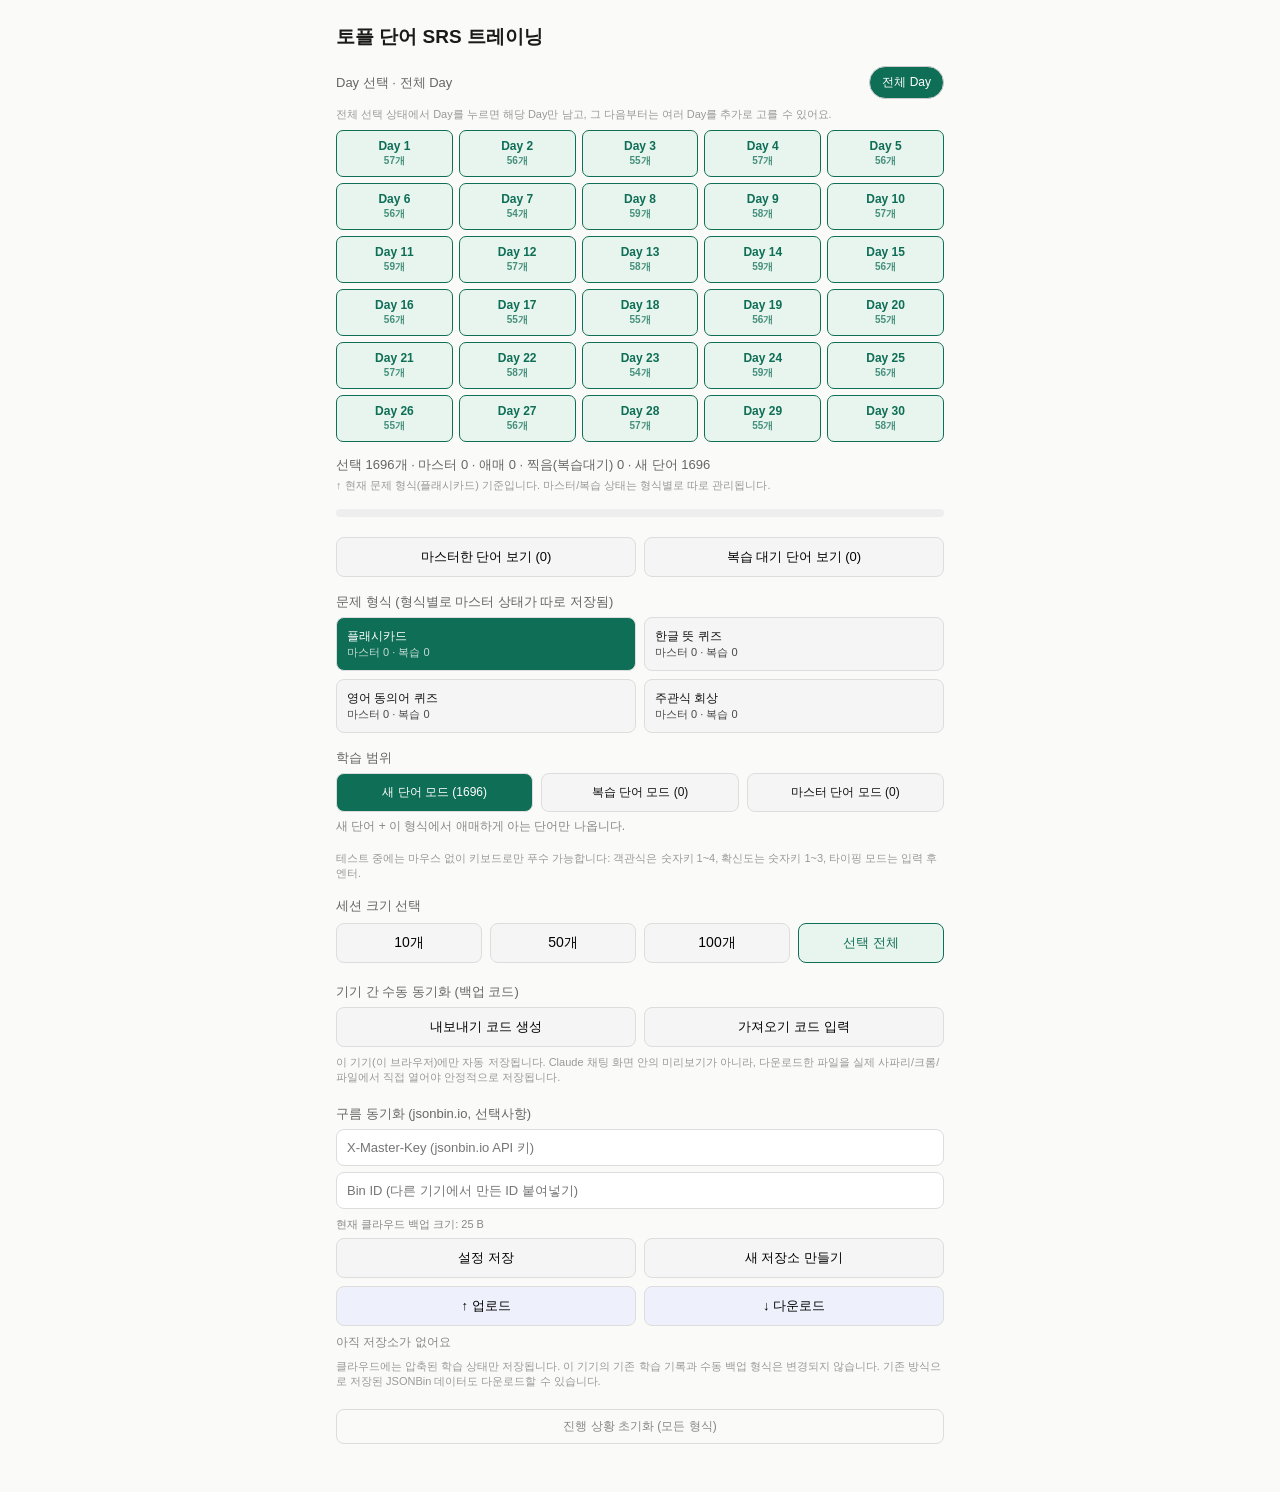
<file: toefl_vocab_srs_day_training.html>
<!DOCTYPE html>
<html lang="ko">
<head>
<meta charset="UTF-8">
<meta name="viewport" content="width=device-width, initial-scale=1.0, maximum-scale=1.0, user-scalable=no, viewport-fit=cover">
<meta name="apple-mobile-web-app-capable" content="yes">
<meta name="apple-mobile-web-app-status-bar-style" content="default">
<meta name="mobile-web-app-capable" content="yes">
<title>토플 단어 SRS</title>
<style>
  * { box-sizing: border-box; -webkit-tap-highlight-color: transparent; }
  html, body {
    margin: 0; padding: 0;
    font-family: -apple-system, BlinkMacSystemFont, "Apple SD Gothic Neo", "Segoe UI", "Noto Sans KR", Roboto, sans-serif;
    background: #fafaf8; color: #1a1a1a; -webkit-text-size-adjust: 100%;
  }
  body { padding: env(safe-area-inset-top) env(safe-area-inset-right) env(safe-area-inset-bottom) env(safe-area-inset-left); }
  button { font-family: inherit; -webkit-appearance: none; appearance: none; }
  input { font-family: inherit; -webkit-appearance: none; appearance: none; }
  #app { max-width: 640px; margin: 0 auto; padding: 16px; }
  .kbd { display:inline-block; min-width:16px; text-align:center; font-size:11px; opacity:0.55; border:1px solid currentColor; border-radius:4px; padding:0 4px; margin-right:8px; }
  @media (prefers-color-scheme: dark) { html, body { background: #16161a; color: #eaeaea; } }
</style>
</head>
<body>
<div id="app"></div>
<script>
const WORDS = [{"en":"exploit","ko":"이용하다, 착취하다","cl":"이용/보상"},{"en":"account for","ko":"설명하다, (비율을) 차지하다","cl":"이용/보상"},{"en":"particular","ko":"특정한, 특별한","cl":"두드러짐"},{"en":"prominent","ko":"두드러진, 저명한","cl":"두드러짐"},{"en":"replenish","ko":"다시 채우다, 보충하다","cl":"채우다"},{"en":"indigenous","ko":"토착의, 원산의","cl":"존재/기원"},{"en":"pinpoint","ko":"정확히 찾아내다, 콕 집다","cl":"찾다/조사"},{"en":"annihilate","ko":"전멸시키다, 완전히 파괴하다","cl":"제거/파괴"},{"en":"conversely","ko":"반대로, 역으로","cl":"부사혼동"},{"en":"investigate","ko":"조사하다","cl":"찾다/조사"},{"en":"assure","ko":"장담하다, 확언하다","cl":"확실/입증"},{"en":"entire","ko":"전체의","cl":"전체/양"},{"en":"compensate for","ko":"보상하다, 상쇄하다","cl":"이용/보상"},{"en":"postulate","ko":"(증거 없이) 가정하다, 상정하다","cl":"가정/추정"},{"en":"magnify","ko":"확대하다, 과장하다","cl":"확대/과장"},{"en":"afford","ko":"~할 여유가 되다, 제공하다","cl":"이용/보상"},{"en":"conclusive","ko":"결정적인, 확정적인","cl":"확실/입증"},{"en":"unsophisticated","ko":"세련되지 않은, 소박한","cl":"세련/투박"},{"en":"justified","ko":"정당화된","cl":"확실/입증"},{"en":"deliberate","ko":"의도적인 / 신중히 생각하다","cl":"의도/신중"},{"en":"depend on","ko":"~에 의존하다, 좌우되다","cl":"이용/보상"},{"en":"substantiate","ko":"(증거로) 입증하다","cl":"확실/입증"},{"en":"successively","ko":"연속적으로, 잇달아","cl":"부사혼동"},{"en":"pervasive","ko":"만연한, 널리 퍼진","cl":"널리퍼짐"},{"en":"strenuous","ko":"몹시 힘든, 격렬한","cl":"단독"},{"en":"sleek","ko":"매끈한, 세련된","cl":"세련/투박"},{"en":"invoke","ko":"(권리 등을) 발동하다, 호소하다","cl":"단독"},{"en":"impressive","ko":"인상적인","cl":"두드러짐"},{"en":"conjunction","ko":"결합, 접속사","cl":"단독"},{"en":"astoundingly","ko":"놀랍게도","cl":"부사혼동"},{"en":"aftermath","ko":"(사건의) 여파, 결과","cl":"단독"},{"en":"promptly","ko":"즉시, 지체 없이","cl":"부사혼동"},{"en":"subdue","ko":"진압하다, 억누르다","cl":"제거/파괴"},{"en":"extant","ko":"현존하는","cl":"존재/기원"},{"en":"sedentary","ko":"앉아서 지내는, 활동이 적은","cl":"활동부족"},{"en":"eliminate","ko":"제거하다, 없애다","cl":"제거/파괴"},{"en":"perfect","ko":"완벽한 / 완벽하게 하다","cl":"단독"},{"en":"genuine","ko":"진짜의, 진실된","cl":"확실/입증"},{"en":"dominant","ko":"지배적인, 우세한","cl":"지배/최고"},{"en":"unrivaled","ko":"비할 데 없는, 타의 추종을 불허하는","cl":"지배/최고"},{"en":"paradox","ko":"역설","cl":"단독"},{"en":"neglect","ko":"방치하다, 소홀히 하다","cl":"단독"},{"en":"recall","ko":"기억해내다, 회수하다","cl":"찾다/조사"},{"en":"ascend","ko":"오르다, 상승하다","cl":"단독"},{"en":"solid","ko":"단단한, 견고한","cl":"단독"},{"en":"contour","ko":"윤곽, 외형","cl":"단독"},{"en":"inhabit","ko":"거주하다, 서식하다","cl":"존재/기원"},{"en":"irrevocably","ko":"돌이킬 수 없게","cl":"부사혼동"},{"en":"superficially","ko":"피상적으로, 표면적으로","cl":"부사혼동"},{"en":"stunted","ko":"성장이 저해된, 발육 부진의","cl":"활동부족"},{"en":"malleable","ko":"(마음이) 잘 순응하는, (금속이) 잘 늘어나는","cl":"유연/순응"},{"en":"mean","ko":"의미하다 / 비열한 / 평균의 (다의어 주의)","cl":"단독"},{"en":"exclude","ko":"배제하다, 제외하다","cl":"제거/파괴"},{"en":"mature","ko":"성숙한 / 성숙해지다","cl":"성장/발달"},{"en":"pillar","ko":"기둥, (조직의) 중심인물","cl":"단독"},{"en":"encroachment","ko":"(권리 등의) 침해, 잠식","cl":"단독"},{"en":"no wonder","ko":"~은 놀랄 것도 없다","cl":"부사혼동"},{"en":"virtually","ko":"사실상, 거의","cl":"부사혼동"},{"en":"unprecedented","ko":"전례 없는","cl":"지배/최고"},{"en":"grow accustomed to","ko":"~에 익숙해지다","cl":"단독"},{"en":"intrigue","ko":"강한 흥미를 끌다 / 음모","cl":"단독"},{"en":"implausible","ko":"믿기 어려운, 타당해 보이지 않는","cl":"확실/입증(반의)"},{"en":"decline","ko":"감소하다 / 거절하다 (다의어 주의)","cl":"증감"},{"en":"contemporary","ko":"동시대의, 현대의","cl":"단독"},{"en":"allocate","ko":"할당하다, 배분하다","cl":"단독"},{"en":"drastically","ko":"급격하게","cl":"부사혼동"},{"en":"heterogeneous","ko":"이질적인, 여러 다른 요소로 된","cl":"다양성"},{"en":"conspicuous","ko":"눈에 띄는","cl":"두드러짐"},{"en":"prolific","ko":"다작의, 多産의","cl":"단독"},{"en":"fluctuation","ko":"변동, 등락","cl":"증감"},{"en":"encourage","ko":"격려하다, 장려하다","cl":"단독"},{"en":"abrupt","ko":"갑작스러운","cl":"단독"},{"en":"evaluate","ko":"평가하다","cl":"찾다/조사"},{"en":"comprehensive","ko":"포괄적인","cl":"전체/양"},{"en":"engrave","ko":"(문자·그림을) 새기다","cl":"단독"},{"en":"slight","ko":"약간의, 사소한","cl":"단독"},{"en":"monotonous","ko":"단조로운","cl":"단독"},{"en":"regard","ko":"여기다, 간주하다","cl":"단독"},{"en":"obsession with","ko":"~에 대한 집착","cl":"단독"},{"en":"optimize","ko":"최적화하다","cl":"단독"},{"en":"supplant","ko":"대체하다, 대신하다","cl":"단독"},{"en":"colossal","ko":"거대한","cl":"전체/양"},{"en":"diffuse","ko":"확산되다 / 분산된","cl":"널리퍼짐"},{"en":"mechanics","ko":"역학, (작동) 방식","cl":"단독"},{"en":"susceptible to","ko":"~에 취약한, 영향받기 쉬운","cl":"단독"},{"en":"emanate","ko":"(from) 나오다, 발산하다","cl":"단독"},{"en":"conventionally","ko":"관습적으로","cl":"부사혼동"},{"en":"expansive","ko":"광범위한, 확장하는","cl":"전체/양"},{"en":"sporadically","ko":"산발적으로, 이따금","cl":"부사혼동"},{"en":"comparative","ko":"비교의, 상대적인","cl":"단독"},{"en":"stamp out","ko":"근절하다, 진압하다","cl":"제거/파괴"},{"en":"stagnation","ko":"정체","cl":"단독"},{"en":"innate","ko":"타고난, 선천적인","cl":"존재/기원"},{"en":"obsolete","ko":"구식의, 쓸모없게 된","cl":"단독"},{"en":"specify","ko":"명시하다, 구체적으로 말하다","cl":"단독"},{"en":"endure","ko":"견디다, 지속되다","cl":"단독"},{"en":"conceivable","ko":"상상할 수 있는, 있을 법한","cl":"확실/입증"},{"en":"sufficiently","ko":"충분히","cl":"부사혼동"},{"en":"entail","ko":"수반하다","cl":"단독"},{"en":"depict","ko":"묘사하다","cl":"단독"},{"en":"integration","ko":"통합","cl":"단독"},{"en":"stockpile","ko":"비축하다, 비축량","cl":"채우다"},{"en":"capture","ko":"포착하다, 사로잡다","cl":"단독"},{"en":"landscape","ko":"풍경, (분야의) 지형/판도","cl":"단독"},{"en":"elaborately","ko":"정교하게","cl":"세련/투박"},{"en":"autonomous","ko":"자율적인, 독립적인","cl":"단독"},{"en":"boom","ko":"급증, 호황","cl":"증감"},{"en":"supremacy","ko":"우위, 패권","cl":"지배/최고"},{"en":"ravage","ko":"황폐화시키다","cl":"제거/파괴"},{"en":"authority","ko":"권위, 권한","cl":"단독"},{"en":"plug","ko":"막다, 메우다 / 플러그","cl":"단독"},{"en":"discrepancy","ko":"불일치, 차이","cl":"단독"},{"en":"elucidate","ko":"명확히 설명하다","cl":"단독"},{"en":"simultaneous","ko":"동시의","cl":"단독"},{"en":"vast","ko":"광대한, 막대한","cl":"전체/양"},{"en":"reluctant","ko":"꺼리는, 마지못한","cl":"단독"},{"en":"conjecture","ko":"추측, 추측하다","cl":"가정/추정"},{"en":"embed","ko":"깊이 박다, 내재시키다","cl":"단독"},{"en":"vow","ko":"맹세하다","cl":"단독"},{"en":"counter","ko":"반박하다, 대응하다","cl":"단독"},{"en":"apparent","ko":"명백한, 겉보기의(다의어)","cl":"확실/입증"},{"en":"bombard","ko":"(질문 등을) 퍼붓다, 포격하다","cl":"단독"},{"en":"reveal","ko":"드러내다, 밝히다","cl":"단독"},{"en":"sturdy","ko":"튼튼한","cl":"단독"},{"en":"traditionally","ko":"전통적으로","cl":"부사혼동"},{"en":"correspondingly","ko":"상응하게, 그에 따라","cl":"부사혼동"},{"en":"trigger","ko":"촉발하다, 유발하다","cl":"단독"},{"en":"spontaneous","ko":"자발적인, 즉흥적인","cl":"단독"},{"en":"miniature","ko":"축소된, 소형의","cl":"단독"},{"en":"commission","ko":"위임하다, 의뢰하다 / 위원회","cl":"단독"},{"en":"remarkable","ko":"놀랄 만한, 주목할 만한","cl":"두드러짐"},{"en":"effort","ko":"노력","cl":"단독"},{"en":"manifestation","ko":"(구체적인) 표현, 드러남","cl":"단독"},{"en":"prior","ko":"이전의","cl":"단독"},{"en":"cast about","ko":"(해결책 등을) 찾아 헤매다","cl":"찾다/조사"},{"en":"rigorous","ko":"엄격한, 철저한","cl":"단독"},{"en":"compulsory","ko":"의무적인, 필수의","cl":"단독"},{"en":"subsidiary","ko":"부수적인 / 자회사","cl":"단독"},{"en":"status","ko":"지위, 상태","cl":"단독"},{"en":"emphasize","ko":"강조하다","cl":"단독"},{"en":"largely","ko":"대체로, 주로","cl":"부사혼동"},{"en":"experimental","ko":"실험적인","cl":"단독"},{"en":"drain","ko":"배수하다, 소모시키다","cl":"단독"},{"en":"denote","ko":"나타내다, 의미하다","cl":"단독"},{"en":"repudiate","ko":"거부하다, 부인하다","cl":"단독"},{"en":"contradictory","ko":"모순되는","cl":"단독"},{"en":"propagate","ko":"전파하다, 번식시키다","cl":"널리퍼짐"},{"en":"ensure","ko":"보장하다, 확실하게 하다","cl":"확실/입증"},{"en":"pore","ko":"(over) 자세히 살피다, 응시하다 / 모공","cl":"찾다/조사"},{"en":"alternate","ko":"번갈아 하다 / 대안의","cl":"단독"},{"en":"devastating","ko":"처참한, 파괴적인","cl":"제거/파괴"},{"en":"mingle with","ko":"~와 어울리다, 섞이다","cl":"단독"},{"en":"continued","ko":"계속되는, 지속적인","cl":"단독"},{"en":"attempt","ko":"시도, 시도하다","cl":"단독"},{"en":"subterfuge","ko":"(책략적인) 속임수","cl":"단독"},{"en":"convert","ko":"전환하다, 개조하다","cl":"단독"},{"en":"contention","ko":"논쟁, 주장","cl":"단독"},{"en":"migrate","ko":"이주하다","cl":"단독"},{"en":"succession","ko":"연속, 계승","cl":"단독"},{"en":"tentativeness","ko":"잠정성, 망설임","cl":"단독"},{"en":"fragmentary","ko":"단편적인, 조각난","cl":"단독"},{"en":"legendary","ko":"전설적인, 아주 유명한","cl":"지배/최고"},{"en":"setback","ko":"차질, 좌절","cl":"단독"},{"en":"fine-tune","ko":"미세하게 조정하다","cl":"단독"},{"en":"enthusiastic","ko":"열정적인","cl":"단독"},{"en":"loose","ko":"헐거운, 느슨한","cl":"단독"},{"en":"portrait","ko":"초상화, 인물 묘사","cl":"단독"},{"en":"terminology","ko":"(전문) 용어","cl":"단독"},{"en":"readily","ko":"손쉽게, 기꺼이","cl":"부사혼동"},{"en":"advocate","ko":"지지하다, 옹호자","cl":"단독"},{"en":"utterly","ko":"완전히, 전적으로","cl":"부사혼동"},{"en":"abound","ko":"풍부하다, 많이 있다","cl":"전체/양"},{"en":"formidable","ko":"가공할, 만만찮은","cl":"전체/양"},{"en":"enormous","ko":"거대한, 막대한","cl":"전체/양"},{"en":"disband","ko":"해산하다","cl":"제거/파괴"},{"en":"alleged","ko":"(증거 없이) 주장된, ~라고 하는","cl":"확실/입증(반의)"},{"en":"renowned","ko":"유명한, 명성 있는","cl":"지배/최고"},{"en":"versatile","ko":"다재다능한","cl":"단독"},{"en":"prohibitive","ko":"(가격 등이) 엄두를 못 낼 정도의","cl":"단독"},{"en":"option","ko":"선택(권)","cl":"단독"},{"en":"inherent","ko":"내재된, 고유의","cl":"존재/기원"},{"en":"justly","ko":"정당하게","cl":"확실/입증"},{"en":"provoke","ko":"유발하다, 자극하다","cl":"단독"},{"en":"impermeable","ko":"불침투성의, 통과시키지 않는","cl":"단독"},{"en":"momentous","ko":"중대한","cl":"두드러짐"},{"en":"forestall","ko":"(미리 조치해) 막다, 저지하다","cl":"제거/파괴"},{"en":"therefore","ko":"그러므로","cl":"부사혼동"},{"en":"persuade","ko":"설득하다","cl":"단독"},{"en":"proximity","ko":"근접함, 가까움","cl":"단독"},{"en":"dependable","ko":"믿을 만한","cl":"확실/입증"},{"en":"ensuing","ko":"뒤이어 일어나는","cl":"단독"},{"en":"appreciably","ko":"상당히, 눈에 띄게","cl":"부사혼동"},{"en":"obligate","ko":"의무를 지우다","cl":"단독"},{"en":"wholesale","ko":"대규모의, 전면적인 / 도매의","cl":"전체/양"},{"en":"dweller","ko":"거주자","cl":"존재/기원"},{"en":"tacit","ko":"암묵적인, 무언의","cl":"단독"},{"en":"resolve","ko":"해결하다, 결심하다","cl":"단독"},{"en":"merit","ko":"가치, 장점","cl":"단독"},{"en":"notion","ko":"개념, 관념","cl":"단독"},{"en":"synthesize","ko":"종합하다, 합성하다","cl":"단독"},{"en":"spectrum","ko":"범위, 스펙트럼","cl":"단독"},{"en":"stream","ko":"흐름, 개울","cl":"단독"},{"en":"rupture","ko":"파열, 결렬","cl":"제거/파괴"},{"en":"presuppose","ko":"전제로 하다","cl":"가정/추정"},{"en":"well-to-do","ko":"부유한","cl":"단독"},{"en":"appeal","ko":"매력, 호소하다","cl":"단독"},{"en":"accurately","ko":"정확하게","cl":"부사혼동"},{"en":"fastidious","ko":"까다로운, 세심한","cl":"단독"},{"en":"contraction","ko":"수축","cl":"단독"},{"en":"stimulus","ko":"자극(제)","cl":"단독"},{"en":"track","ko":"추적하다, 진로","cl":"찾다/조사"},{"en":"tame","ko":"길들이다, 길들여진","cl":"단독"},{"en":"install","ko":"설치하다","cl":"단독"},{"en":"chronicle","ko":"연대기, 기록하다","cl":"단독"},{"en":"novel","ko":"새로운, 참신한 / 소설","cl":"단독"},{"en":"isolated","ko":"고립된, 격리된","cl":"단독"},{"en":"exposed","ko":"노출된","cl":"단독"},{"en":"intermingled","ko":"뒤섞인","cl":"단독"},{"en":"succulent","ko":"즙이 많은, 다육질의","cl":"단독"},{"en":"homogeneous","ko":"동질적인, 균질한","cl":"다양성(반의)"},{"en":"era","ko":"시대","cl":"단독"},{"en":"threat","ko":"위협","cl":"단독"},{"en":"foul","ko":"반칙의, 더러운","cl":"단독"},{"en":"prey","ko":"먹이","cl":"단독"},{"en":"practically","ko":"실질적으로, 사실상","cl":"부사혼동"},{"en":"compelling","ko":"설득력 있는, 강렬한","cl":"두드러짐"},{"en":"ultimately","ko":"궁극적으로, 결국","cl":"부사혼동"},{"en":"bulk","ko":"대부분, 부피","cl":"전체/양"},{"en":"incompatible","ko":"양립할 수 없는","cl":"단독"},{"en":"substantially","ko":"상당히","cl":"부사혼동"},{"en":"seek","ko":"추구하다, 찾다","cl":"찾다/조사"},{"en":"unanticipated","ko":"예상치 못한","cl":"확실/입증(반의)"},{"en":"merge","ko":"합병하다, 합쳐지다","cl":"단독"},{"en":"encounter","ko":"마주치다, 접하다","cl":"단독"},{"en":"residue","ko":"잔여물","cl":"단독"},{"en":"circumstance","ko":"상황, 환경","cl":"단독"},{"en":"astonishing","ko":"놀라운","cl":"두드러짐"},{"en":"intermittently","ko":"간헐적으로","cl":"부사혼동"},{"en":"application","ko":"적용, 지원(서)","cl":"단독"},{"en":"predominant","ko":"지배적인, 우세한","cl":"지배/최고"},{"en":"remote","ko":"외딴, 원격의","cl":"단독"},{"en":"inordinate","ko":"과도한, 지나친","cl":"전체/양"},{"en":"launch","ko":"시작하다, 발사하다","cl":"단독"},{"en":"trend","ko":"경향, 추세","cl":"단독"},{"en":"embodiment","ko":"구현, 화신","cl":"단독"},{"en":"colonize","ko":"식민지로 만들다","cl":"단독"},{"en":"affect","ko":"영향을 미치다","cl":"단독"},{"en":"speculation","ko":"추측, 투기","cl":"가정/추정"},{"en":"compound","ko":"화합물, 복합의","cl":"단독"},{"en":"fascinating","ko":"매혹적인","cl":"두드러짐"},{"en":"constellation","ko":"별자리, (관련된 것들의) 집합","cl":"단독"},{"en":"unconsolidated","ko":"다져지지 않은, 굳지 않은","cl":"단독"},{"en":"outstanding","ko":"뛰어난, 미해결의(다의어)","cl":"두드러짐"},{"en":"outcome","ko":"결과","cl":"단독"},{"en":"document","ko":"문서, 기록하다","cl":"단독"},{"en":"intrinsically","ko":"본질적으로","cl":"부사혼동"},{"en":"disputatious","ko":"논쟁을 좋아하는","cl":"단독"},{"en":"diverse","ko":"다양한","cl":"다양성"},{"en":"eerie","ko":"으스스한, 기이한","cl":"단독"},{"en":"tenuous","ko":"미약한, 빈약한","cl":"단독"},{"en":"eradicate","ko":"근절하다, 뿌리뽑다","cl":"제거/파괴"},{"en":"prone to","ko":"~하기 쉬운, ~하는 경향이 있는","cl":"단독"},{"en":"lodge","ko":"(신고 등을) 제기하다, 숙박하다","cl":"단독"},{"en":"gather momentum","ko":"탄력을 받다, 기세가 붙다","cl":"단독"},{"en":"viable","ko":"실행 가능한, 생존 가능한","cl":"단독"},{"en":"impediment","ko":"장애(물)","cl":"단독"},{"en":"arid","ko":"매우 건조한, 척박한","cl":"단독"},{"en":"credible","ko":"믿을 만한, 신뢰할 수 있는","cl":"확실/입증"},{"en":"vacate","ko":"비우다, 떠나다","cl":"단독"},{"en":"cushion","ko":"완충하다, 충격을 줄이다","cl":"단독"},{"en":"peculiar","ko":"특이한, 이상한","cl":"단독"},{"en":"attributable to","ko":"~에 기인하는","cl":"단독"},{"en":"enact","ko":"(법을) 제정하다","cl":"단독"},{"en":"stratified","ko":"층을 이룬, 계층화된","cl":"단독"},{"en":"with regard to","ko":"~에 관하여","cl":"단독"},{"en":"turbulent","ko":"격동의, 격렬한","cl":"단독"},{"en":"appraisal","ko":"평가","cl":"찾다/조사"},{"en":"erroneous","ko":"잘못된, 틀린","cl":"확실/입증(반의)"},{"en":"proponent","ko":"지지자, 옹호자","cl":"단독"},{"en":"absolute","ko":"절대적인, 완전한","cl":"전체/양"},{"en":"gratify","ko":"만족시키다, 기쁘게 하다","cl":"단독"},{"en":"disperse","ko":"흩어지다, 분산시키다","cl":"널리퍼짐"},{"en":"adjacent","ko":"인접한","cl":"단독"},{"en":"sequence","ko":"순서, 연속","cl":"단독"},{"en":"detect","ko":"감지하다, 발견하다","cl":"찾다/조사"},{"en":"flexible","ko":"유연한","cl":"유연/순응"},{"en":"surpass","ko":"능가하다, 뛰어넘다","cl":"지배/최고"},{"en":"invariable","ko":"변함없는, 항상 똑같은","cl":"단독"},{"en":"dramatic","ko":"극적인","cl":"단독"},{"en":"master","ko":"통달하다, 숙달하다","cl":"단독"},{"en":"assimilate","ko":"동화되다, 흡수하다","cl":"단독"},{"en":"overwhelming","ko":"압도적인","cl":"지배/최고"},{"en":"curious","ko":"호기심이 많은","cl":"단독"},{"en":"alteration","ko":"변화, 변경","cl":"증감"},{"en":"consequence","ko":"결과","cl":"단독"},{"en":"deceive","ko":"속이다, 기만하다","cl":"단독"},{"en":"ample","ko":"충분한, 풍부한","cl":"전체/양"},{"en":"resilient","ko":"회복력 있는, 탄력 있는","cl":"단독"},{"en":"detach","ko":"분리하다, 떼어내다","cl":"단독"},{"en":"account","ko":"설명, 계좌, 간주하다(다의어)","cl":"단독"},{"en":"equilibrium","ko":"균형, 평형","cl":"단독"},{"en":"surmise","ko":"추측하다","cl":"가정/추정"},{"en":"unsuitable","ko":"부적합한","cl":"단독"},{"en":"imaginative","ko":"상상력이 풍부한","cl":"단독"},{"en":"imposing","ko":"인상적인, 위풍당당한","cl":"두드러짐"},{"en":"vitality","ko":"활력, 생명력","cl":"단독"},{"en":"vehicle","ko":"수단, 차량","cl":"단독"},{"en":"hitherto","ko":"지금까지","cl":"부사혼동"},{"en":"plague","ko":"괴롭히다, 역병","cl":"단독"},{"en":"domain","ko":"영역, 분야","cl":"단독"},{"en":"indifferent","ko":"무관심한","cl":"단독"},{"en":"champion","ko":"옹호하다, 지지하다","cl":"단독"},{"en":"deteriorate","ko":"악화되다","cl":"증감"},{"en":"assault","ko":"공격(하다)","cl":"단독"},{"en":"appropriate","ko":"적절한","cl":"단독"},{"en":"adept","ko":"능숙한","cl":"단독"},{"en":"indeed","ko":"실제로, 정말로","cl":"부사혼동"},{"en":"pursuit","ko":"추구","cl":"단독"},{"en":"incite","ko":"선동하다, 부추기다","cl":"단독"},{"en":"gurantee","ko":"보장하다","cl":"확실/입증"},{"en":"prosperity","ko":"번영","cl":"단독"},{"en":"primarily","ko":"주로","cl":"부사혼동"},{"en":"erupt","ko":"분출하다, 폭발하다","cl":"단독"},{"en":"trace","ko":"자취, 추적하다","cl":"찾다/조사"},{"en":"prestigious","ko":"명망 있는","cl":"지배/최고"},{"en":"shape","ko":"형태, 형성하다","cl":"단독"},{"en":"inflict","ko":"(고통 등을) 가하다","cl":"단독"},{"en":"portion","ko":"부분, 몫","cl":"단독"},{"en":"coincidence","ko":"우연의 일치","cl":"단독"},{"en":"propel","ko":"추진하다","cl":"단독"},{"en":"thoroughly","ko":"철저히","cl":"부사혼동"},{"en":"contemplate","ko":"심사숙고하다","cl":"단독"},{"en":"unethical","ko":"비윤리적인","cl":"단독"},{"en":"replicate","ko":"복제하다, 재현하다","cl":"단독"},{"en":"hasty","ko":"성급한","cl":"확실/입증(반의)"},{"en":"representative","ko":"대표적인, 대표(자)","cl":"단독"},{"en":"range","ko":"범위","cl":"단독"},{"en":"considerable","ko":"상당한","cl":"전체/양"},{"en":"dominate","ko":"지배하다","cl":"지배/최고"},{"en":"ratio","ko":"비율","cl":"단독"},{"en":"duplicate","ko":"복제하다, 복제(품)","cl":"단독"},{"en":"barely","ko":"거의 ~않다, 겨우","cl":"부사혼동"},{"en":"strew","ko":"흩뿌리다","cl":"널리퍼짐"},{"en":"legitimately","ko":"정당하게, 합법적으로","cl":"확실/입증"},{"en":"encapsulate","ko":"요약하다, 응축하다","cl":"단독"},{"en":"relatively","ko":"상대적으로, 비교적","cl":"부사혼동"},{"en":"hazard","ko":"위험(요소)","cl":"단독"},{"en":"paramount","ko":"가장 중요한, 최고의","cl":"지배/최고"},{"en":"unwieldy","ko":"다루기 힘든, 비대한","cl":"단독"},{"en":"subsequent","ko":"그 다음의, 후속의","cl":"단독"},{"en":"striking","ko":"눈에 띄는, 두드러진","cl":"두드러짐"},{"en":"extended","ko":"연장된, 확장된","cl":"전체/양"},{"en":"ephemeral","ko":"수명이 짧은, 덧없는","cl":"단독"},{"en":"rigid","ko":"엄격한, 단단한","cl":"단독"},{"en":"chief","ko":"주요한, 최고의","cl":"지배/최고"},{"en":"severity","ko":"심각성, 가혹함","cl":"단독"},{"en":"typical of","ko":"~의 전형적인","cl":"단독"},{"en":"enable","ko":"가능하게 하다","cl":"단독"},{"en":"empirical","ko":"경험적인, 실증적인","cl":"단독"},{"en":"controversy","ko":"논쟁","cl":"단독"},{"en":"accomplish","ko":"성취하다, 이루다","cl":"단독"},{"en":"set","ko":"놓다, 정하다 (다의어)","cl":"단독"},{"en":"lag","ko":"뒤처지다, 지연","cl":"단독"},{"en":"exude","ko":"(냄새·감정 등을) 발산하다","cl":"단독"},{"en":"interplay","ko":"상호작용","cl":"단독"},{"en":"precede","ko":"~에 앞서다, 선행하다","cl":"단독"},{"en":"manipulation","ko":"조작, 다루기","cl":"단독"},{"en":"dry","ko":"건조한","cl":"단독"},{"en":"assist with","ko":"~을 돕다","cl":"단독"},{"en":"acute","ko":"극심한, 예리한, 급성의","cl":"단독"},{"en":"article","ko":"기사, 조항, 물건","cl":"단독"},{"en":"scrutiny","ko":"정밀 조사","cl":"찾다/조사"},{"en":"recompense","ko":"보상(하다)","cl":"이용/보상"},{"en":"reflect","ko":"반영하다, 반사하다","cl":"단독"},{"en":"immeasurably","ko":"헤아릴 수 없이, 엄청나게","cl":"부사혼동"},{"en":"rudiments","ko":"기초, 기본 원리","cl":"단독"},{"en":"mortality","ko":"사망률, 죽음을 피할 수 없음","cl":"단독"},{"en":"awkward","ko":"어색한, 서투른","cl":"단독"},{"en":"constrain","ko":"제한하다, 강제하다","cl":"단독"},{"en":"turmoil","ko":"혼란, 소란","cl":"단독"},{"en":"property","ko":"속성, 재산","cl":"단독"},{"en":"fuel","ko":"연료를 공급하다, 부채질하다","cl":"단독"},{"en":"majestic","ko":"장엄한, 위엄 있는","cl":"두드러짐"},{"en":"preeminent","ko":"탁월한, 뛰어난","cl":"지배/최고"},{"en":"crude","ko":"대충의, 조잡한, 원유의","cl":"세련/투박"},{"en":"variety","ko":"다양성","cl":"다양성"},{"en":"typically","ko":"전형적으로, 보통","cl":"부사혼동"},{"en":"supplementary","ko":"보충의, 추가의","cl":"채우다"},{"en":"reduce","ko":"줄이다","cl":"증감"},{"en":"subject","ko":"대상, 학과, 지배하다(다의어)","cl":"단독"},{"en":"flee","ko":"도망치다","cl":"단독"},{"en":"furthermore","ko":"게다가, 더욱이","cl":"부사혼동"},{"en":"proliferate","ko":"급증하다, 확산되다","cl":"증감"},{"en":"assess","ko":"평가하다","cl":"찾다/조사"},{"en":"spur","ko":"자극하다, 박차를 가하다","cl":"단독"},{"en":"eclectic","ko":"다양한 출처를 취합한, 절충적인","cl":"다양성"},{"en":"crucial","ko":"결정적인, 중요한","cl":"확실/입증"},{"en":"intricate","ko":"복잡한, 정교한","cl":"단독"},{"en":"palatial","ko":"궁전 같은, 웅장한","cl":"두드러짐"},{"en":"potent","ko":"강력한","cl":"단독"},{"en":"extract","ko":"추출하다, 발췌","cl":"단독"},{"en":"course through","ko":"(혈액 등이) ~을 타고 흐르다","cl":"단독"},{"en":"criterion","ko":"기준","cl":"단독"},{"en":"enjoy","ko":"즐기다, 누리다(다의어)","cl":"단독"},{"en":"inadvertently","ko":"무심코, 부주의로","cl":"부사혼동"},{"en":"peril","ko":"위험","cl":"단독"},{"en":"arduous","ko":"몹시 힘든, 고된","cl":"단독"},{"en":"feat","ko":"(뛰어난) 업적, 위업","cl":"단독"},{"en":"friction","ko":"마찰, 갈등","cl":"단독"},{"en":"materialize","ko":"실현되다, 구체화되다","cl":"단독"},{"en":"regulate","ko":"규제하다, 조절하다","cl":"단독"},{"en":"demise","ko":"종말, 사망","cl":"단독"},{"en":"frankly","ko":"솔직히","cl":"부사혼동"},{"en":"immensely","ko":"엄청나게, 대단히","cl":"부사혼동"},{"en":"deem","ko":"~로 여기다, 간주하다","cl":"단독"},{"en":"consumption","ko":"소비","cl":"단독"},{"en":"suspend","ko":"중단하다, 매달다","cl":"단독"},{"en":"prevent","ko":"막다, 예방하다","cl":"제거/파괴"},{"en":"authentic","ko":"진짜의, 진품의","cl":"확실/입증"},{"en":"redundant","ko":"불필요한, 여분의","cl":"단독"},{"en":"profuse","ko":"아낌없는, 많은","cl":"전체/양"},{"en":"ornament","ko":"장식(품)","cl":"단독"},{"en":"demolish","ko":"철거하다, 파괴하다","cl":"제거/파괴"},{"en":"voracious","ko":"게걸스러운, 탐욕스러운","cl":"단독"},{"en":"as well as","ko":"~뿐만 아니라","cl":"단독"},{"en":"extreme","ko":"극단적인","cl":"단독"},{"en":"reform","ko":"개혁하다","cl":"단독"},{"en":"determinant","ko":"결정 요인","cl":"단독"},{"en":"inclination","ko":"성향, 경향","cl":"단독"},{"en":"inflation","ko":"물가 상승, 인플레이션","cl":"증감"},{"en":"routine","ko":"일상적인, 판에 박힌","cl":"단독"},{"en":"accessible","ko":"접근 가능한","cl":"단독"},{"en":"constituent","ko":"구성 요소, 유권자","cl":"단독"},{"en":"insolent","ko":"무례한, 건방진","cl":"단독"},{"en":"to be sure","ko":"확실히, 물론","cl":"확실/입증"},{"en":"broadly","ko":"대체로, 넓게","cl":"부사혼동"},{"en":"echo","ko":"반향, 반복하다","cl":"단독"},{"en":"shoddy","ko":"조잡한, 저급한","cl":"세련/투박"},{"en":"gear","ko":"장비, 기어","cl":"단독"},{"en":"absorb","ko":"흡수하다","cl":"단독"},{"en":"whereby","ko":"그것에 의하여","cl":"단독"},{"en":"assemble","ko":"조립하다, 모으다","cl":"단독"},{"en":"liberate","ko":"해방시키다","cl":"단독"},{"en":"rational","ko":"합리적인, 이성적인","cl":"단독"},{"en":"resistance","ko":"저항","cl":"단독"},{"en":"indefinite period","ko":"무기한","cl":"단독"},{"en":"ardent","ko":"열렬한","cl":"단독"},{"en":"extinct","ko":"멸종된","cl":"존재/기원(반의)"},{"en":"be accompanied by","ko":"~을 동반하다","cl":"단독"},{"en":"overestimated","ko":"과대평가된","cl":"증감"},{"en":"initiate","ko":"시작하다, 착수시키다","cl":"단독"},{"en":"trmendous","ko":"엄청난","cl":"전체/양"},{"en":"breakthrough","ko":"돌파구, 획기적 발전","cl":"두드러짐"},{"en":"cope with","ko":"~에 대처하다","cl":"단독"},{"en":"inducement","ko":"유인, 동기","cl":"단독"},{"en":"irreversible","ko":"되돌릴 수 없는","cl":"단독"},{"en":"comprise","ko":"구성하다, 포함하다","cl":"단독"},{"en":"culmination","ko":"정점, 최고조","cl":"두드러짐"},{"en":"allegiance","ko":"충성","cl":"단독"},{"en":"notable","ko":"주목할 만한, 유명한","cl":"두드러짐"},{"en":"idiosyncrasy","ko":"(개인의) 특이한 습성","cl":"단독"},{"en":"minute","ko":"미세한, 사소한","cl":"단독"},{"en":"markedly","ko":"현저하게, 뚜렷하게","cl":"부사혼동"},{"en":"phenomenon","ko":"현상","cl":"단독"},{"en":"disseminate","ko":"퍼뜨리다, 전파하다","cl":"널리퍼짐"},{"en":"current","ko":"현재의 / 흐름, 해류","cl":"단독"},{"en":"detrimental","ko":"해로운","cl":"단독"},{"en":"presume","ko":"추정하다","cl":"가정/추정"},{"en":"anarchy","ko":"무정부 상태, 혼란","cl":"단독"},{"en":"snake","ko":"뱀 / 구불구불 나아가다","cl":"단독"},{"en":"sophisticated","ko":"세련된, 정교한","cl":"세련/투박"},{"en":"derive","ko":"~에서 유래하다, 끌어내다","cl":"존재/기원"},{"en":"sole","ko":"유일한","cl":"단독"},{"en":"embellish","ko":"꾸미다, 장식하다","cl":"단독"},{"en":"antagonize","ko":"적대시하다, 반감을 사다","cl":"단독"},{"en":"yearn","ko":"갈망하다","cl":"단독"},{"en":"permit","ko":"허용하다","cl":"단독"},{"en":"scarcity","ko":"부족, 결핍","cl":"단독"},{"en":"renounce","ko":"포기하다, 단념하다","cl":"단독"},{"en":"keep in check","ko":"억제하다, 통제하다","cl":"제거/파괴"},{"en":"subsistence","ko":"생계, 자급자족","cl":"단독"},{"en":"annually","ko":"매년","cl":"부사혼동"},{"en":"emerge","ko":"나타나다, 부상하다","cl":"단독"},{"en":"customary","ko":"관습적인, 통상의","cl":"단독"},{"en":"widely","ko":"널리","cl":"부사혼동"},{"en":"assign","ko":"배정하다, 할당하다","cl":"단독"},{"en":"equivocal","ko":"모호한, 애매한","cl":"확실/입증(반의)"},{"en":"release","ko":"방출하다, 출시하다","cl":"단독"},{"en":"essentially","ko":"본질적으로","cl":"부사혼동"},{"en":"oversee","ko":"감독하다","cl":"단독"},{"en":"rapidly","ko":"빠르게","cl":"부사혼동"},{"en":"acknowledge","ko":"인정하다","cl":"단독"},{"en":"rough","ko":"거친, 대략적인","cl":"단독"},{"en":"preclude","ko":"(미리) 막다, 배제하다","cl":"제거/파괴"},{"en":"portable","ko":"휴대 가능한","cl":"단독"},{"en":"presumable","ko":"추정할 수 있는","cl":"가정/추정"},{"en":"calculatedly","ko":"계산적으로, 의도적으로","cl":"부사혼동"},{"en":"deviation","ko":"일탈, 편차","cl":"단독"},{"en":"hairline","ko":"미세한 (금 등) / 헤어라인","cl":"단독"},{"en":"formulate","ko":"(생각 등을) 공식화하다, 명확히 표현하다","cl":"단독"},{"en":"astute","ko":"영리한, 통찰력 있는","cl":"단독"},{"en":"reliable","ko":"믿을 만한","cl":"확실/입증"},{"en":"take precedence over","ko":"~보다 우선하다","cl":"지배/최고"},{"en":"allusion","ko":"암시, 언급","cl":"단독"},{"en":"locomotion","ko":"이동, 운동","cl":"단독"},{"en":"principally","ko":"주로","cl":"부사혼동"},{"en":"rebellion","ko":"반란","cl":"단독"},{"en":"revive","ko":"되살리다, 회복시키다","cl":"단독"},{"en":"modify","ko":"수정하다","cl":"단독"},{"en":"initially","ko":"처음에","cl":"부사혼동"},{"en":"critical","ko":"중대한, 비판적인","cl":"확실/입증"},{"en":"luminous","ko":"빛나는, 밝은","cl":"두드러짐"},{"en":"facilitate","ko":"촉진하다, 용이하게 하다","cl":"단독"},{"en":"refinement","ko":"정제, 세련됨","cl":"세련/투박"},{"en":"attribute","ko":"~탓으로 돌리다 / 속성","cl":"단독"},{"en":"belch","ko":"트림하다, (연기 등을) 내뿜다","cl":"단독"},{"en":"underrate","ko":"과소평가하다","cl":"증감"},{"en":"immense","ko":"거대한, 막대한","cl":"전체/양"},{"en":"virtue","ko":"미덕, 장점","cl":"단독"},{"en":"bustling","ko":"부산한, 북적거리는","cl":"단독"},{"en":"distinct","ko":"뚜렷한, 별개의","cl":"두드러짐"},{"en":"thriving","ko":"번성하는","cl":"단독"},{"en":"obvious","ko":"명백한","cl":"확실/입증"},{"en":"exceptional","ko":"특출난, 예외적인","cl":"두드러짐"},{"en":"cumbersome","ko":"성가신, 다루기 힘든","cl":"단독"},{"en":"boon","ko":"요긴한 것, 혜택","cl":"단독"},{"en":"oiptimum","ko":"최적의","cl":"지배/최고"},{"en":"uniformly","ko":"균일하게","cl":"부사혼동"},{"en":"unleash","ko":"(강한 감정·힘을) 촉발시키다, 풀어놓다","cl":"단독"},{"en":"acquire","ko":"획득하다","cl":"단독"},{"en":"enigma","ko":"수수께끼","cl":"단독"},{"en":"steadfast","ko":"확고한, 변함없는","cl":"확실/입증"},{"en":"dainty","ko":"우아한, 앙증맞은","cl":"단독"},{"en":"anomaly","ko":"이례적인 것, 변칙","cl":"단독"},{"en":"splendid","ko":"화려한, 훌륭한","cl":"두드러짐"},{"en":"rapport","ko":"친밀한 관계","cl":"단독"},{"en":"question","ko":"의문을 제기하다 / 질문","cl":"단독"},{"en":"scatter","ko":"흩뿌리다, 흩어지다","cl":"널리퍼짐"},{"en":"escalate","ko":"확대되다, 증가하다","cl":"증감"},{"en":"temporary","ko":"일시적인","cl":"단독"},{"en":"attest","ko":"입증하다, 증명하다","cl":"확실/입증"},{"en":"fortify","ko":"강화하다","cl":"단독"},{"en":"remove","ko":"제거하다","cl":"제거/파괴"},{"en":"end","ko":"끝, 끝내다","cl":"단독"},{"en":"plentiful","ko":"풍부한","cl":"전체/양"},{"en":"make it","ko":"성공하다, 해내다","cl":"단독"},{"en":"devastate","ko":"파괴하다, 황폐화시키다","cl":"제거/파괴"},{"en":"eminently","ko":"뛰어나게, 매우","cl":"부사혼동"},{"en":"subtraction","ko":"뺄셈, 감산","cl":"증감"},{"en":"as a rule of thumb","ko":"경험상, 대체로","cl":"부사혼동"},{"en":"blur","ko":"흐릿하게 만들다, 흐려지다","cl":"단독"},{"en":"relay","ko":"전달하다, 중계하다","cl":"단독"},{"en":"expandable","ko":"확장 가능한","cl":"전체/양"},{"en":"scrupulous","ko":"세심한, 꼼꼼한","cl":"단독"},{"en":"approximately","ko":"대략","cl":"부사혼동"},{"en":"paradoxical","ko":"역설적인","cl":"단독"},{"en":"source","ko":"원천, 출처","cl":"존재/기원"},{"en":"adhere","ko":"고수하다, 들러붙다","cl":"단독"},{"en":"available","ko":"이용 가능한","cl":"단독"},{"en":"get rid of","ko":"제거하다, 없애다","cl":"제거/파괴"},{"en":"repel","ko":"물리치다, 격퇴하다","cl":"단독"},{"en":"maximize","ko":"극대화하다","cl":"확대/과장"},{"en":"outermost","ko":"가장 바깥의","cl":"단독"},{"en":"bind","ko":"묶다, 결속시키다","cl":"단독"},{"en":"visible","ko":"보이는","cl":"두드러짐"},{"en":"plausible","ko":"그럴듯한, 타당한 것 같은","cl":"확실/입증"},{"en":"transform","ko":"변형시키다","cl":"단독"},{"en":"counterpart","ko":"상대(에 해당하는 것)","cl":"단독"},{"en":"nevertheless","ko":"그럼에도 불구하고","cl":"부사혼동"},{"en":"pornounced","ko":"뚜렷한, 두드러진","cl":"두드러짐"},{"en":"celebrated","ko":"유명한, 저명한","cl":"지배/최고"},{"en":"exceedingly","ko":"대단히, 매우","cl":"부사혼동"},{"en":"chancy","ko":"위험한, 불확실한","cl":"확실/입증(반의)"},{"en":"vertical","ko":"수직의","cl":"단독"},{"en":"persist","ko":"지속되다, 고집하다","cl":"단독"},{"en":"magnitude","ko":"(큰) 규모, 중요도","cl":"전체/양"},{"en":"discern","ko":"식별하다, 분간하다","cl":"찾다/조사"},{"en":"generate","ko":"발생시키다, 만들어내다","cl":"단독"},{"en":"eccentric","ko":"별난, 기이한","cl":"단독"},{"en":"alternative","ko":"대안(의)","cl":"단독"},{"en":"strategy","ko":"전략","cl":"단독"},{"en":"refine","ko":"정제하다, 다듬다","cl":"세련/투박"},{"en":"precious","ko":"귀중한, 소중한","cl":"단독"},{"en":"subtle","ko":"미묘한, 은은한","cl":"단독"},{"en":"conducive to","ko":"~에 도움이 되는","cl":"단독"},{"en":"preoccupied with","ko":"~에 몰두한","cl":"단독"},{"en":"swift","ko":"신속한","cl":"단독"},{"en":"menace","ko":"위협","cl":"단독"},{"en":"akin to","ko":"~와 유사한","cl":"단독"},{"en":"expend","ko":"(돈·에너지 등을) 쓰다, 소비하다","cl":"단독"},{"en":"belittle","ko":"얕보다, 경시하다","cl":"증감"},{"en":"commend","ko":"칭찬하다, 권장하다","cl":"단독"},{"en":"sue","ko":"고소하다","cl":"단독"},{"en":"innovation","ko":"혁신","cl":"단독"},{"en":"fragmentation","ko":"분열, 파편화","cl":"단독"},{"en":"mainly","ko":"주로","cl":"부사혼동"},{"en":"sufficient","ko":"충분한","cl":"전체/양"},{"en":"abnormally","ko":"비정상적으로","cl":"부사혼동"},{"en":"barrier","ko":"장벽","cl":"단독"},{"en":"gigantic","ko":"거대한","cl":"전체/양"},{"en":"reproduce","ko":"복제하다, 번식하다","cl":"단독"},{"en":"allow","ko":"허용하다","cl":"단독"},{"en":"penetrate","ko":"침투하다, 관통하다","cl":"단독"},{"en":"device","ko":"장치, 기구","cl":"단독"},{"en":"divergent","ko":"갈라지는, 다른","cl":"다양성"},{"en":"flaw","ko":"결함","cl":"단독"},{"en":"buffer","ko":"완충 장치","cl":"단독"},{"en":"refute","ko":"반박하다","cl":"단독"},{"en":"domestic","ko":"국내의, 가정의","cl":"단독"},{"en":"on the spur of the moment","ko":"즉흥적으로","cl":"부사혼동"},{"en":"temperate","ko":"(기후가) 온화한, 절제된","cl":"단독"},{"en":"cosistent with","ko":"~와 일치하는","cl":"확실/입증"},{"en":"splendor","ko":"화려함, 장관","cl":"두드러짐"},{"en":"prosper","ko":"번영하다","cl":"단독"},{"en":"brew","ko":"(음료를) 양조하다, (일이) 일어나려 하다","cl":"단독"},{"en":"persevere","ko":"인내하다, 꾸준히 하다","cl":"단독"},{"en":"bias","ko":"편견","cl":"단독"},{"en":"administer","ko":"관리하다, 집행하다","cl":"단독"},{"en":"groundless","ko":"근거 없는","cl":"확실/입증(반의)"},{"en":"arouse","ko":"(감정 등을) 불러일으키다","cl":"단독"},{"en":"occupy","ko":"차지하다, 점유하다","cl":"단독"},{"en":"virtual","ko":"사실상의, 가상의","cl":"단독"},{"en":"unexplored","ko":"미개척의, 탐험되지 않은","cl":"단독"},{"en":"tuned to","ko":"~에 맞춰진, 민감한","cl":"단독"},{"en":"duration","ko":"지속 기간","cl":"단독"},{"en":"massive","ko":"거대한","cl":"전체/양"},{"en":"feasible","ko":"실행 가능한","cl":"단독"},{"en":"vibrant","ko":"활기찬, 생동감 있는","cl":"단독"},{"en":"accumulation","ko":"축적","cl":"채우다"},{"en":"link","ko":"연결하다","cl":"단독"},{"en":"informally","ko":"비공식적으로","cl":"부사혼동"},{"en":"sovereign","ko":"주권을 가진, 독립된","cl":"단독"},{"en":"key","ko":"핵심적인","cl":"두드러짐"},{"en":"eventually","ko":"결국","cl":"부사혼동"},{"en":"persistent","ko":"끈질긴, 지속적인","cl":"단독"},{"en":"corroborate","ko":"(증거로) 확증하다","cl":"확실/입증"},{"en":"inaugurate","ko":"취임시키다, 개시하다","cl":"단독"},{"en":"further","ko":"더 나아가, 추가의","cl":"단독"},{"en":"concentrate on","ko":"~에 집중하다","cl":"단독"},{"en":"moreover","ko":"게다가","cl":"부사혼동"},{"en":"execute","ko":"실행하다, 처형하다","cl":"단독"},{"en":"urbane","ko":"세련된, 도시풍의","cl":"세련/투박"},{"en":"boast","ko":"자랑하다, 뽐내다","cl":"단독"},{"en":"envision","ko":"마음속에 그리다, 구상하다","cl":"단독"},{"en":"intermediate","ko":"중급의, 중간의","cl":"단독"},{"en":"frightful","ko":"끔찍한, 소름끼치는","cl":"단독"},{"en":"irrvocable","ko":"돌이킬 수 없는","cl":"단독"},{"en":"disintegration","ko":"붕괴, 분해","cl":"제거/파괴"},{"en":"burgeoning","ko":"급성장하는","cl":"증감"},{"en":"terrestrial","ko":"지구의, 육생의","cl":"단독"},{"en":"adorn","ko":"장식하다","cl":"단독"},{"en":"revolution","ko":"혁명, 회전","cl":"단독"},{"en":"randomness","ko":"무작위성","cl":"단독"},{"en":"superficial","ko":"피상적인","cl":"단독"},{"en":"diversion","ko":"전환, 오락","cl":"단독"},{"en":"originate from","ko":"~에서 비롯되다","cl":"존재/기원"},{"en":"intimate","ko":"친밀한","cl":"단독"},{"en":"blossom","ko":"꽃을 피우다, 번성하다","cl":"단독"},{"en":"groundwork","ko":"기초 작업, 토대","cl":"단독"},{"en":"trivial","ko":"사소한","cl":"단독"},{"en":"posterity","ko":"후세, 후손","cl":"단독"},{"en":"aggravate","ko":"악화시키다","cl":"증감"},{"en":"obtainable","ko":"얻을 수 있는","cl":"단독"},{"en":"extent","ko":"정도, 범위","cl":"단독"},{"en":"ingenious","ko":"독창적인, 기발한","cl":"단독"},{"en":"burst","ko":"터지다, 파열하다","cl":"단독"},{"en":"outlying","ko":"외딴, 변두리의","cl":"단독"},{"en":"revolve around","ko":"~을 중심으로 돌아가다","cl":"단독"},{"en":"meticulously","ko":"꼼꼼하게","cl":"단독"},{"en":"utilitarian","ko":"실용적인","cl":"단독"},{"en":"constitute","ko":"구성하다","cl":"단독"},{"en":"reciprocal","ko":"상호간의","cl":"단독"},{"en":"tendency","ko":"경향","cl":"단독"},{"en":"artifact","ko":"인공물, 유물","cl":"단독"},{"en":"expedite","ko":"신속히 처리하다, 촉진하다","cl":"단독"},{"en":"scenario","ko":"시나리오, 상황","cl":"단독"},{"en":"define","ko":"정의하다","cl":"단독"},{"en":"propulsion","ko":"추진(력)","cl":"단독"},{"en":"resolute","ko":"단호한, 확고한","cl":"확실/입증"},{"en":"phase","ko":"단계, 시기","cl":"단독"},{"en":"fairly","ko":"꽤, 상당히","cl":"부사혼동"},{"en":"merely","ko":"단지","cl":"부사혼동"},{"en":"decimate","ko":"(많은 수를) 크게 줄이다, 대량 살상하다","cl":"제거/파괴"},{"en":"incentive","ko":"유인책, 동기","cl":"단독"},{"en":"retrieve","ko":"되찾다, 회수하다","cl":"찾다/조사"},{"en":"compress","ko":"압축하다","cl":"단독"},{"en":"designate","ko":"지정하다","cl":"단독"},{"en":"dissemination","ko":"보급, 전파","cl":"널리퍼짐"},{"en":"marked","ko":"뚜렷한, 현저한","cl":"두드러짐"},{"en":"hypothetical","ko":"가설의, 가정의","cl":"가정/추정"},{"en":"flow","ko":"흐름, 흐르다","cl":"단독"},{"en":"precise","ko":"정확한","cl":"단독"},{"en":"stipulate","ko":"(계약 등에) 명시하다","cl":"단독"},{"en":"perspective","ko":"관점","cl":"단독"},{"en":"enhance","ko":"향상시키다","cl":"단독"},{"en":"fundamental","ko":"근본적인","cl":"단독"},{"en":"evident","ko":"명백한","cl":"확실/입증"},{"en":"shift","ko":"변화, 이동하다","cl":"증감"},{"en":"unique among","ko":"~중에서 유일한","cl":"지배/최고"},{"en":"full-fledged","ko":"완전한, 본격적인","cl":"전체/양"},{"en":"laborious","ko":"힘든, 수고로운","cl":"단독"},{"en":"emit","ko":"방출하다","cl":"단독"},{"en":"stunning","ko":"놀라운, 멋진","cl":"두드러짐"},{"en":"tantalizing","ko":"애타게 하는, 감질나는","cl":"단독"},{"en":"abandoned","ko":"버려진","cl":"단독"},{"en":"transmit","ko":"전송하다, 전달하다","cl":"단독"},{"en":"candidly","ko":"솔직하게","cl":"부사혼동"},{"en":"compulsorily","ko":"강제적으로, 의무적으로","cl":"부사혼동"},{"en":"aid","ko":"돕다, 원조","cl":"단독"},{"en":"deliberation","ko":"심사숙고, 숙의","cl":"단독"},{"en":"preposterous","ko":"터무니없는","cl":"단독"},{"en":"sparse","ko":"드문드문한, 희박한","cl":"단독"},{"en":"occasionally","ko":"가끔","cl":"부사혼동"},{"en":"inconceivable","ko":"상상할 수 없는","cl":"확실/입증(반의)"},{"en":"breeding","ko":"사육, 번식","cl":"단독"},{"en":"overriding","ko":"최우선의, 가장 중요한","cl":"지배/최고"},{"en":"favor","ko":"호의, 선호하다","cl":"단독"},{"en":"sediment","ko":"침전물, 퇴적물","cl":"단독"},{"en":"clever","ko":"영리한","cl":"단독"},{"en":"consistently","ko":"일관되게","cl":"부사혼동"},{"en":"rate","ko":"비율, 속도","cl":"단독"},{"en":"predominate","ko":"지배적이다, 우세하다","cl":"지배/최고"},{"en":"realize","ko":"깨닫다, 실현하다","cl":"단독"},{"en":"circuitous","ko":"우회하는, 완곡한","cl":"단독"},{"en":"owing to","ko":"~때문에","cl":"단독"},{"en":"model","ko":"모형, 모델","cl":"단독"},{"en":"with respect to","ko":"~에 관하여","cl":"단독"},{"en":"continous","ko":"지속적인, 연속적인","cl":"단독"},{"en":"collaborate","ko":"협력하다","cl":"단독"},{"en":"anonymous","ko":"익명의","cl":"단독"},{"en":"somewhat","ko":"다소, 약간","cl":"부사혼동"},{"en":"damaging","ko":"해로운, 손상을 주는","cl":"단독"},{"en":"dramatically","ko":"극적으로","cl":"부사혼동"},{"en":"heighten","ko":"고조시키다, 강화하다","cl":"증감"},{"en":"share","ko":"공유하다, 몫","cl":"단독"},{"en":"shortly","ko":"곧, 얼마 안 있어","cl":"부사혼동"},{"en":"besides","ko":"게다가, ~외에도","cl":"부사혼동"},{"en":"seep","ko":"스며들다","cl":"단독"},{"en":"habit","ko":"습관","cl":"단독"},{"en":"lethal","ko":"치명적인","cl":"단독"},{"en":"modest","ko":"겸손한, 적당한","cl":"단독"},{"en":"component","ko":"구성 요소","cl":"단독"},{"en":"exploitation","ko":"착취, 이용","cl":"이용/보상"},{"en":"relic","ko":"유물","cl":"단독"},{"en":"profoundly","ko":"깊이, 매우","cl":"부사혼동"},{"en":"deflect","ko":"방향을 바꾸게 하다, 피하게 하다","cl":"단독"},{"en":"highlight","ko":"강조하다, 부각시키다","cl":"두드러짐"},{"en":"exert","ko":"(영향력·힘을) 행사하다","cl":"단독"},{"en":"potential","ko":"잠재적인, 잠재력","cl":"단독"},{"en":"recurring","ko":"반복되는","cl":"단독"},{"en":"meager","ko":"빈약한, 부족한","cl":"단독"},{"en":"prevail","ko":"만연하다, 우세하다","cl":"지배/최고"},{"en":"exclusively","ko":"오로지, 독점적으로","cl":"부사혼동"},{"en":"consensus","ko":"합의","cl":"단독"},{"en":"now and then","ko":"가끔","cl":"부사혼동"},{"en":"discrete","ko":"별개의, 분리된","cl":"단독"},{"en":"anchor","ko":"고정시키다, 닻","cl":"단독"},{"en":"improbable","ko":"있을 법하지 않은","cl":"확실/입증(반의)"},{"en":"pragmatic","ko":"실용적인","cl":"단독"},{"en":"undisputed","ko":"이의가 없는, 명백한","cl":"확실/입증"},{"en":"allocation","ko":"할당, 배분","cl":"단독"},{"en":"inconclusive","ko":"결정적이지 않은, 확실치 않은","cl":"확실/입증(반의)"},{"en":"withstand","ko":"견디다, 버티다","cl":"단독"},{"en":"cornerstone","ko":"초석, 기반","cl":"단독"},{"en":"marvelous","ko":"놀라운, 훌륭한","cl":"두드러짐"},{"en":"clue","ko":"단서","cl":"찾다/조사"},{"en":"unintentionally","ko":"무심코, 의도치 않게","cl":"부사혼동"},{"en":"peak","ko":"정점, 최고조","cl":"두드러짐"},{"en":"continual","ko":"계속되는","cl":"단독"},{"en":"thorough","ko":"철저한","cl":"단독"},{"en":"accurate","ko":"정확한","cl":"단독"},{"en":"mobilize","ko":"동원하다","cl":"단독"},{"en":"given that","ko":"~을 고려하면","cl":"단독"},{"en":"cargo","ko":"화물","cl":"단독"},{"en":"solitary","ko":"혼자의, 외로운","cl":"단독"},{"en":"slightly","ko":"약간","cl":"부사혼동"},{"en":"deliberately","ko":"의도적으로","cl":"부사혼동"},{"en":"unthinkable","ko":"상상할 수 없는","cl":"확실/입증(반의)"},{"en":"coinage","ko":"신조어, 화폐 주조","cl":"단독"},{"en":"obligation","ko":"의무","cl":"단독"},{"en":"reconcile","ko":"화해시키다, 조화시키다","cl":"단독"},{"en":"severe","ko":"심각한, 가혹한","cl":"단독"},{"en":"foremost","ko":"가장 중요한, 최고의","cl":"지배/최고"},{"en":"surge","ko":"급증, 급증하다","cl":"증감"},{"en":"hasten","ko":"서두르다, 재촉하다","cl":"단독"},{"en":"tentatively","ko":"잠정적으로","cl":"부사혼동"},{"en":"scorn","ko":"경멸하다","cl":"단독"},{"en":"throughout","ko":"~내내, 도처에","cl":"단독"},{"en":"pitfall","ko":"함정, 위험","cl":"단독"},{"en":"coupled with","ko":"~와 결합하여","cl":"단독"},{"en":"huge","ko":"거대한","cl":"전체/양"},{"en":"span","ko":"기간, 걸치다","cl":"단독"},{"en":"hollow","ko":"속이 빈, 공허한","cl":"단독"},{"en":"appreciable","ko":"상당한, 눈에 띄는","cl":"전체/양"},{"en":"shield","ko":"보호하다, 방패","cl":"단독"},{"en":"spearhead","ko":"선두에 서다, 주도하다","cl":"단독"},{"en":"methodically","ko":"체계적으로","cl":"부사혼동"},{"en":"manage to","ko":"그럭저럭 ~해내다","cl":"단독"},{"en":"intact","ko":"손상되지 않은, 온전한","cl":"단독"},{"en":"albeit","ko":"비록 ~이지만","cl":"단독"},{"en":"complex","ko":"복잡한","cl":"단독"},{"en":"conventional","ko":"관습적인, 전통적인","cl":"단독"},{"en":"reasonable","ko":"합리적인","cl":"단독"},{"en":"attainment","ko":"성취, 달성","cl":"단독"},{"en":"progressively","ko":"점진적으로","cl":"부사혼동"},{"en":"drawback","ko":"결점, 단점","cl":"단독"},{"en":"suppress","ko":"억누르다, 진압하다","cl":"제거/파괴"},{"en":"incidentally","ko":"그런데, 우연히","cl":"부사혼동"},{"en":"tactic","ko":"전술","cl":"단독"},{"en":"substantial","ko":"상당한","cl":"전체/양"},{"en":"verify","ko":"확인하다, 입증하다","cl":"확실/입증"},{"en":"sustained","ko":"지속된","cl":"단독"},{"en":"radical","ko":"급진적인, 근본적인","cl":"단독"},{"en":"prime","ko":"주요한, 최적의","cl":"지배/최고"},{"en":"grasp","ko":"파악하다, 붙잡다","cl":"단독"},{"en":"prominently","ko":"두드러지게","cl":"부사혼동"},{"en":"precipitate","ko":"촉발시키다, 성급한","cl":"단독"},{"en":"interlock","ko":"서로 맞물리다","cl":"단독"},{"en":"accordingly","ko":"그에 따라","cl":"부사혼동"},{"en":"relevant","ko":"관련 있는","cl":"단독"},{"en":"remarkably","ko":"놀랍게도, 두드러지게","cl":"부사혼동"},{"en":"disputable","ko":"논쟁의 여지가 있는","cl":"확실/입증(반의)"},{"en":"ambitious","ko":"야심찬","cl":"단독"},{"en":"congeal","ko":"응고되다, 굳다","cl":"단독"},{"en":"cautious","ko":"조심스러운","cl":"단독"},{"en":"realm","ko":"영역, 왕국","cl":"단독"},{"en":"dam","ko":"댐, 막다","cl":"단독"},{"en":"flattery","ko":"아첨","cl":"단독"},{"en":"amplify","ko":"증폭시키다, 확대하다","cl":"확대/과장"},{"en":"dimension","ko":"차원, 크기","cl":"단독"},{"en":"deplete","ko":"고갈시키다","cl":"제거/파괴"},{"en":"characteristic","ko":"특징적인, 특성","cl":"단독"},{"en":"ice sheet","ko":"대륙 빙하","cl":"단독"},{"en":"spectator","ko":"관중","cl":"단독"},{"en":"bountifully","ko":"풍부하게","cl":"전체/양"},{"en":"suffer paralysis","ko":"마비를 겪다","cl":"단독"},{"en":"variation","ko":"변화, 변형","cl":"증감"},{"en":"periphery","ko":"주변부, 외곽","cl":"단독"},{"en":"apparently","ko":"겉보기에, ~인 것 같다","cl":"부사혼동"},{"en":"far-reaching","ko":"광범위한, 지대한 영향을 미치는","cl":"전체/양"},{"en":"embody","ko":"구현하다","cl":"단독"},{"en":"evade","ko":"회피하다","cl":"단독"},{"en":"against","ko":"~에 반대하여","cl":"단독"},{"en":"due to","ko":"~때문에","cl":"단독"},{"en":"classify","ko":"분류하다","cl":"단독"},{"en":"oblige","ko":"의무를 지우다","cl":"단독"},{"en":"identical","ko":"동일한","cl":"단독"},{"en":"intimately","ko":"친밀하게, 밀접하게","cl":"부사혼동"},{"en":"questionable","ko":"의심스러운","cl":"확실/입증(반의)"},{"en":"spot","ko":"발견하다, 지점","cl":"찾다/조사"},{"en":"immerse","ko":"몰두시키다, 담그다","cl":"단독"},{"en":"not in consensus with","ko":"~와 일치하지 않는","cl":"단독"},{"en":"be tempted to","ko":"~하고 싶은 유혹을 느끼다","cl":"단독"},{"en":"inception","ko":"시작, 개시","cl":"단독"},{"en":"subsequently","ko":"그 후에","cl":"부사혼동"},{"en":"explicit","ko":"명백한, 명시적인","cl":"확실/입증"},{"en":"prevailing","ko":"지배적인, 우세한","cl":"지배/최고"},{"en":"rudimentary","ko":"기초적인, 초보의","cl":"단독"},{"en":"allude to","ko":"~을 암시하다","cl":"단독"},{"en":"assertive","ko":"자기주장이 강한","cl":"단독"},{"en":"fuse","ko":"융합시키다, 결합하다","cl":"단독"},{"en":"transitory","ko":"일시적인, 순간적인","cl":"단독"},{"en":"invioable","ko":"침해할 수 없는, 신성한","cl":"단독"},{"en":"supersede","ko":"대체하다","cl":"단독"},{"en":"abundant","ko":"풍부한","cl":"전체/양"},{"en":"significant","ko":"중요한, 상당한","cl":"두드러짐"},{"en":"elaboration","ko":"정교화, 상술","cl":"세련/투박"},{"en":"pristine","ko":"완전 새것 같은, 원래 그대로의","cl":"단독"},{"en":"steadily","ko":"꾸준히","cl":"부사혼동"},{"en":"hence","ko":"따라서","cl":"부사혼동"},{"en":"fabricate","ko":"날조하다, 제작하다","cl":"단독"},{"en":"meet","ko":"(요구 등을) 충족시키다","cl":"단독"},{"en":"devour","ko":"게걸스레 먹다","cl":"단독"},{"en":"amiss","ko":"잘못된","cl":"단독"},{"en":"figure out","ko":"이해하다, 알아내다","cl":"찾다/조사"},{"en":"augment","ko":"증가시키다","cl":"증감"},{"en":"trespass","ko":"무단 침입하다","cl":"단독"},{"en":"deduce","ko":"추론하다","cl":"가정/추정"},{"en":"quantify","ko":"수량화하다","cl":"단독"},{"en":"aggregation","ko":"집합, 총계","cl":"단독"},{"en":"lax","ko":"느슨한, 해이한","cl":"단독"},{"en":"pace","ko":"속도","cl":"단독"},{"en":"inspect","ko":"점검하다, 조사하다","cl":"찾다/조사"},{"en":"keen","ko":"열심인, 예리한","cl":"단독"},{"en":"abandon","ko":"버리다, 포기하다","cl":"단독"},{"en":"prowess","ko":"뛰어난 솜씨, 기량","cl":"두드러짐"},{"en":"anyone can see","ko":"누구나 알 수 있다","cl":"확실/입증"},{"en":"coarse","ko":"거친","cl":"세련/투박"},{"en":"impervious","ko":"영향받지 않는, 통과시키지 않는","cl":"단독"},{"en":"moderate","ko":"적당한, 온건한","cl":"단독"},{"en":"stagnant","ko":"정체된, 침체된","cl":"단독"},{"en":"drive","ko":"몰아가다, 욕구","cl":"단독"},{"en":"anxiety","ko":"불안, 걱정","cl":"단독"},{"en":"allegedly","ko":"(근거 없이) ~라고들 한다","cl":"확실/입증(반의)"},{"en":"utilize","ko":"활용하다","cl":"이용/보상"},{"en":"differential","ko":"차등의, 차별적인","cl":"단독"},{"en":"maintain","ko":"유지하다, 주장하다","cl":"단독"},{"en":"jointly","ko":"공동으로","cl":"부사혼동"},{"en":"catastrophic","ko":"대재앙의, 파멸적인","cl":"제거/파괴"},{"en":"aridity","ko":"건조함","cl":"단독"},{"en":"paradoxically","ko":"역설적으로","cl":"부사혼동"},{"en":"archetypal","ko":"전형적인, 원형의","cl":"단독"},{"en":"purposely","ko":"고의로, 일부러","cl":"부사혼동"},{"en":"collision","ko":"충돌","cl":"단독"},{"en":"implant","ko":"심다, 이식하다","cl":"단독"},{"en":"standpoint","ko":"관점, 견지","cl":"단독"},{"en":"cue","ko":"신호, 단서","cl":"찾다/조사"},{"en":"trappings","ko":"(지위 등을 나타내는) 표식, 장식","cl":"단독"},{"en":"spawn","ko":"낳다, 유발하다","cl":"단독"},{"en":"outbreak","ko":"(질병 등의) 발생, 발발","cl":"단독"},{"en":"prolonged","ko":"장기적인, 오래 계속되는","cl":"단독"},{"en":"relative","ko":"상대적인","cl":"단독"},{"en":"ultimate","ko":"궁극적인, 최고의","cl":"지배/최고"},{"en":"brittle","ko":"부서지기 쉬운, 잘 부러지는","cl":"단독"},{"en":"pioneer","ko":"개척자, 개척하다","cl":"단독"},{"en":"heritage","ko":"유산","cl":"단독"},{"en":"impetus","ko":"자극, 추진력","cl":"단독"},{"en":"threshold","ko":"문턱, 한계점","cl":"단독"},{"en":"intensify","ko":"심화시키다, 강화하다","cl":"증감"},{"en":"orchestrate","ko":"조율하다, 계획하다","cl":"단독"},{"en":"hamper","ko":"방해하다","cl":"단독"},{"en":"inhospitable","ko":"(환경이) 척박한, 살기 힘든","cl":"단독"},{"en":"roughly","ko":"대략","cl":"부사혼동"},{"en":"prevalent","ko":"널리 퍼진, 일반적인","cl":"널리퍼짐"},{"en":"orientation","ko":"방향, 성향","cl":"단독"},{"en":"converge","ko":"한 점에 모이다, 수렴하다","cl":"단독"},{"en":"inflate","ko":"부풀리다, 과장하다","cl":"확대/과장"},{"en":"terrain","ko":"지형","cl":"단독"},{"en":"critically","ko":"결정적으로, 비판적으로","cl":"부사혼동"},{"en":"in earnest","ko":"본격적으로, 진지하게","cl":"부사혼동"},{"en":"agile","ko":"민첩한","cl":"단독"},{"en":"standstill","ko":"정지, 멈춤","cl":"단독"},{"en":"persuasively","ko":"설득력 있게","cl":"부사혼동"},{"en":"miraculous","ko":"기적적인","cl":"두드러짐"},{"en":"intangible","ko":"무형의, 만질 수 없는","cl":"단독"},{"en":"secure","ko":"확보하다, 안전한","cl":"단독"},{"en":"subsist","ko":"근근이 살아가다","cl":"단독"},{"en":"undoubtedly","ko":"의심할 여지없이","cl":"확실/입증"},{"en":"dispose of","ko":"처리하다, 없애다","cl":"제거/파괴"},{"en":"archive","ko":"기록보관소, 보관하다","cl":"단독"},{"en":"regenerate","ko":"재생시키다","cl":"단독"},{"en":"mode","ko":"방식, 양식","cl":"단독"},{"en":"commemorate","ko":"기념하다","cl":"단독"},{"en":"imprecise","ko":"부정확한","cl":"확실/입증(반의)"},{"en":"state","ko":"진술하다, 상태","cl":"단독"},{"en":"aniticipate","ko":"예상하다, 기대하다","cl":"가정/추정"},{"en":"henceforth","ko":"이제부터","cl":"부사혼동"},{"en":"transparent","ko":"투명한, 명료한","cl":"단독"},{"en":"prominence","ko":"두드러짐, 명성","cl":"두드러짐"},{"en":"incorporate","ko":"포함하다, 통합하다","cl":"단독"},{"en":"meticulous","ko":"꼼꼼한, 세심한","cl":"단독"},{"en":"dismantle","ko":"해체하다","cl":"제거/파괴"},{"en":"lavish","ko":"호화로운, 아낌없는","cl":"전체/양"},{"en":"dynamic","ko":"역동적인","cl":"단독"},{"en":"overlook","ko":"간과하다, 내려다보다","cl":"단독"},{"en":"exempt","ko":"면제된, 면제하다","cl":"단독"},{"en":"as a whole","ko":"전체적으로","cl":"전체/양"},{"en":"rather","ko":"오히려, 다소","cl":"부사혼동"},{"en":"justify","ko":"정당화하다","cl":"확실/입증"},{"en":"chaotic","ko":"혼란스러운","cl":"단독"},{"en":"commence","ko":"시작되다","cl":"단독"},{"en":"improvised","ko":"즉흥적인","cl":"단독"},{"en":"stem from","ko":"~에서 비롯되다","cl":"존재/기원"},{"en":"judiciously","ko":"신중하게, 현명하게","cl":"부사혼동"},{"en":"tolerate","ko":"참다, 용인하다","cl":"단독"},{"en":"initiative","ko":"주도권, 계획","cl":"단독"},{"en":"provided that","ko":"~라는 조건 하에","cl":"단독"},{"en":"phenomenal","ko":"경이로운, 대단한","cl":"두드러짐"},{"en":"likewise","ko":"마찬가지로","cl":"부사혼동"},{"en":"tangible","ko":"유형의, 만질 수 있는","cl":"단독"},{"en":"absurd","ko":"터무니없는","cl":"단독"},{"en":"inclement","ko":"(날씨가) 궂은, 험한","cl":"단독"},{"en":"overly","ko":"지나치게","cl":"부사혼동"},{"en":"consume","ko":"소비하다","cl":"단독"},{"en":"overall","ko":"전반적인","cl":"전체/양"},{"en":"promote","ko":"촉진하다, 승진시키다","cl":"단독"},{"en":"porliferation","ko":"확산, 급증","cl":"증감"},{"en":"copious","ko":"풍부한, 다량의","cl":"전체/양"},{"en":"negligible","ko":"무시해도 될 정도의, 미미한","cl":"단독"},{"en":"notably","ko":"특히, 눈에 띄게","cl":"두드러짐"},{"en":"inhibit","ko":"억제하다","cl":"제거/파괴"},{"en":"worshiper","ko":"숭배자, 예배자","cl":"단독"},{"en":"pool","ko":"자금 등을 모으다, 웅덩이","cl":"단독"},{"en":"at the urging of","ko":"~의 권유로","cl":"단독"},{"en":"ornamental","ko":"장식적인","cl":"단독"},{"en":"regime","ko":"정권, 체제","cl":"단독"},{"en":"acclaim","ko":"찬사를 보내다, 갈채","cl":"두드러짐"},{"en":"comprehensible","ko":"이해할 수 있는","cl":"단독"},{"en":"disparity","ko":"(불공평한) 차이, 격차","cl":"단독"},{"en":"bold","ko":"대담한, 굵은","cl":"단독"},{"en":"noteworthy","ko":"주목할 만한","cl":"두드러짐"},{"en":"spectacular","ko":"장관을 이루는, 극적인","cl":"두드러짐"},{"en":"extracted from","ko":"~에서 추출된","cl":"단독"},{"en":"tantalize","ko":"애타게 하다","cl":"단독"},{"en":"allied","ko":"동맹한, 연합한","cl":"단독"},{"en":"authoritative","ko":"권위 있는","cl":"지배/최고"},{"en":"moral","ko":"도덕적인","cl":"단독"},{"en":"compatible","ko":"호환되는, 양립할 수 있는","cl":"단독"},{"en":"buildup","ko":"증강, 축적","cl":"채우다"},{"en":"stress","ko":"강조하다, 스트레스","cl":"단독"},{"en":"respective","ko":"각각의","cl":"단독"},{"en":"peculiarity","ko":"특이함, 특성","cl":"단독"},{"en":"rely upon","ko":"~에 의존하다","cl":"이용/보상"},{"en":"rapid","ko":"빠른","cl":"단독"},{"en":"saturate","ko":"흠뻑 적시다, 포화시키다","cl":"단독"},{"en":"constitution","ko":"헌법, 구성","cl":"단독"},{"en":"efface","ko":"지우다, 없애다","cl":"제거/파괴"},{"en":"manageable","ko":"관리 가능한, 다루기 쉬운","cl":"단독"},{"en":"approach","ko":"접근하다, 접근법","cl":"단독"},{"en":"routinely","ko":"일상적으로","cl":"부사혼동"},{"en":"adapt","ko":"적응하다","cl":"단독"},{"en":"implication","ko":"함의, 영향","cl":"단독"},{"en":"unambiguous","ko":"애매하지 않은, 명확한","cl":"확실/입증"},{"en":"rigor","ko":"엄격함","cl":"단독"},{"en":"contentious","ko":"논쟁을 초래하는","cl":"단독"},{"en":"competent","ko":"능숙한, 유능한","cl":"단독"},{"en":"incredible","ko":"믿기 어려운, 놀라운","cl":"확실/입증(반의)"},{"en":"string","ko":"줄, 끈","cl":"단독"},{"en":"decompose","ko":"분해되다","cl":"단독"},{"en":"lateral","ko":"측면의, 옆의","cl":"단독"},{"en":"forage","ko":"먹이를 찾다","cl":"찾다/조사"},{"en":"erect","ko":"세우다, 똑바로 선","cl":"단독"},{"en":"integral","ko":"필수적인, 완전한","cl":"단독"},{"en":"precisely","ko":"정확히","cl":"부사혼동"},{"en":"handle","ko":"다루다, 처리하다","cl":"단독"},{"en":"objective","ko":"목표, 객관적인","cl":"단독"},{"en":"deviate","ko":"벗어나다, 일탈하다","cl":"단독"},{"en":"vigor","ko":"활력, 원기","cl":"단독"},{"en":"decisive","ko":"결정적인","cl":"확실/입증"},{"en":"primordial","ko":"원시의, 태초의","cl":"존재/기원"},{"en":"cluster","ko":"무리, 군집","cl":"단독"},{"en":"revise","ko":"수정하다","cl":"단독"},{"en":"obscure","ko":"모호한, 잘 알려지지 않은","cl":"확실/입증(반의)"},{"en":"rebound","ko":"다시 튀다, 회복하다","cl":"단독"},{"en":"thus","ko":"따라서","cl":"부사혼동"},{"en":"minutely","ko":"상세하게, 미세하게","cl":"부사혼동"},{"en":"impact","ko":"영향, 충격","cl":"단독"},{"en":"luxuriant","ko":"무성한, 풍부한","cl":"전체/양"},{"en":"altogether","ko":"전적으로, 완전히","cl":"부사혼동"},{"en":"astounding","ko":"놀라운","cl":"두드러짐"},{"en":"propagation","ko":"전파, 번식","cl":"널리퍼짐"},{"en":"encroach","ko":"침해하다, 잠식하다","cl":"제거/파괴"},{"en":"bizarre","ko":"기이한","cl":"단독"},{"en":"elevate","ko":"높이다, 승격시키다","cl":"증감"},{"en":"superb","ko":"최고의, 훌륭한","cl":"두드러짐"},{"en":"accommodate","ko":"수용하다","cl":"단독"},{"en":"infinite","ko":"무한한","cl":"전체/양"},{"en":"glimpse into","ko":"~을 살짝 엿보다","cl":"찾다/조사"},{"en":"mold","ko":"틀, 형성하다","cl":"단독"},{"en":"wary","ko":"조심스러운, 경계하는","cl":"단독"},{"en":"expansion","ko":"확장","cl":"전체/양"},{"en":"autonomy","ko":"자율성","cl":"단독"},{"en":"complaint","ko":"불평, 항의","cl":"단독"},{"en":"subordinate","ko":"하위의, 종속된","cl":"단독"},{"en":"thrive","ko":"번성하다","cl":"단독"},{"en":"by and large","ko":"대체로","cl":"부사혼동"},{"en":"unique to","ko":"~에게만 있는","cl":"지배/최고"},{"en":"annual","ko":"매년의","cl":"단독"},{"en":"frigid","ko":"몹시 추운, 냉랭한","cl":"단독"},{"en":"appreciate","ko":"인정하다, 감사하다, 진가를 알아보다","cl":"단독"},{"en":"apparatus","ko":"기구, 장치","cl":"단독"},{"en":"engender","ko":"(감정 등을) 낳다, 야기하다","cl":"단독"},{"en":"adverse","ko":"불리한, 부정적인","cl":"단독"},{"en":"accomplished","ko":"뛰어난, 능숙한","cl":"두드러짐"},{"en":"conceal","ko":"숨기다","cl":"단독"},{"en":"uniform","ko":"획일적인, 균일한","cl":"단독"},{"en":"complement","ko":"보완하다","cl":"채우다"},{"en":"refrain from","ko":"~을 삼가다","cl":"단독"},{"en":"column","ko":"기둥, 칼럼","cl":"단독"},{"en":"underscore","ko":"강조하다","cl":"두드러짐"},{"en":"inspire","ko":"영감을 주다","cl":"단독"},{"en":"swell","ko":"부풀다, 증가하다","cl":"증감"},{"en":"deficient","ko":"부족한, 결핍된","cl":"단독"},{"en":"indiscriminately","ko":"무차별적으로","cl":"부사혼동"},{"en":"to some extent","ko":"어느 정도는","cl":"부사혼동"},{"en":"hierarchical","ko":"계층적인","cl":"단독"},{"en":"harness","ko":"이용하다, 활용하다","cl":"이용/보상"},{"en":"prestige","ko":"명성, 위신","cl":"지배/최고"},{"en":"radically","ko":"근본적으로, 급진적으로","cl":"부사혼동"},{"en":"exhibit","ko":"보이다, 전시하다","cl":"단독"},{"en":"deposit","ko":"예금하다, 퇴적시키다","cl":"단독"},{"en":"shatter","ko":"산산이 부수다","cl":"제거/파괴"},{"en":"barren","ko":"척박한, 불모의","cl":"단독"},{"en":"consent","ko":"동의(하다)","cl":"단독"},{"en":"give rise to","ko":"~을 야기하다","cl":"단독"},{"en":"size up","ko":"~을 판단하다, 가늠하다","cl":"찾다/조사"},{"en":"mimic","ko":"모방하다","cl":"단독"},{"en":"contiguous","ko":"인접한","cl":"단독"},{"en":"engage","ko":"참여시키다, 관계를 맺다","cl":"단독"},{"en":"initial","ko":"처음의, 초기의","cl":"단독"},{"en":"essential","ko":"필수적인","cl":"단독"},{"en":"pertinent","ko":"관련 있는, 적절한","cl":"단독"},{"en":"traumatic","ko":"대단히 충격적인","cl":"단독"},{"en":"on the whole","ko":"대체로","cl":"부사혼동"},{"en":"dispersal","ko":"분산","cl":"널리퍼짐"},{"en":"sought-after","ko":"인기 있는, 찾는 사람이 많은","cl":"두드러짐"},{"en":"expand","ko":"확장하다","cl":"전체/양"},{"en":"mastery","ko":"숙달, 통달","cl":"단독"},{"en":"perpetually","ko":"영구적으로, 끊임없이","cl":"부사혼동"},{"en":"evacuate","ko":"대피시키다","cl":"단독"},{"en":"excrete","ko":"배설하다","cl":"단독"},{"en":"gradually","ko":"점차","cl":"부사혼동"},{"en":"affluent","ko":"부유한","cl":"단독"},{"en":"stationary","ko":"움직이지 않는, 고정된","cl":"단독"},{"en":"cling to","ko":"~에 매달리다, 집착하다","cl":"단독"},{"en":"endow","ko":"(재능·자질 등을) 부여하다","cl":"단독"},{"en":"verging on","ko":"~에 가까운","cl":"단독"},{"en":"contemptuous","ko":"경멸하는","cl":"단독"},{"en":"accelerate","ko":"가속화하다","cl":"증감"},{"en":"confirm","ko":"확인하다","cl":"확실/입증"},{"en":"harsh","ko":"가혹한, 혹독한","cl":"단독"},{"en":"mere subsistence","ko":"겨우 먹고 살 정도의 생계","cl":"단독"},{"en":"adherent","ko":"지지자, 신봉자","cl":"단독"},{"en":"invaluable","ko":"매우 귀중한","cl":"단독"},{"en":"successive","ko":"연속적인","cl":"단독"},{"en":"coating","ko":"코팅, 막","cl":"단독"},{"en":"resume","ko":"재개하다","cl":"단독"},{"en":"dual","ko":"이중의","cl":"단독"},{"en":"composite","ko":"합성한, 혼합의","cl":"단독"},{"en":"illuminate","ko":"밝히다, 조명하다","cl":"단독"},{"en":"allure","ko":"매력, 유혹하다","cl":"단독"},{"en":"rekindle","ko":"(감정 등을) 다시 불붙이다","cl":"단독"},{"en":"devastation","ko":"대대적인 파괴, 황폐화","cl":"제거/파괴"},{"en":"tentative","ko":"잠정적인, 임시의","cl":"단독"},{"en":"suppose","ko":"가정하다, 추측하다","cl":"가정/추정"},{"en":"primitive","ko":"원시의","cl":"존재/기원"},{"en":"interrupt","ko":"방해하다, 중단시키다","cl":"단독"},{"en":"conform","ko":"순응하다, 따르다","cl":"단독"},{"en":"combine","ko":"결합하다","cl":"단독"},{"en":"terminal","ko":"말기의, 종점의","cl":"단독"},{"en":"point out","ko":"지적하다","cl":"단독"},{"en":"flourish","ko":"번영하다, 번성하다","cl":"단독"},{"en":"dissipate","ko":"흩어지다, 소멸시키다","cl":"제거/파괴"},{"en":"profound","ko":"깊은, 심오한","cl":"단독"},{"en":"intriguing","ko":"흥미로운","cl":"단독"},{"en":"considerably","ko":"상당히","cl":"부사혼동"},{"en":"ingenuity","ko":"독창성, 기발함","cl":"단독"},{"en":"conquer","ko":"정복하다","cl":"단독"},{"en":"fragment","ko":"조각, 파편","cl":"단독"},{"en":"spell","ko":"주문, (기간을 나타내는) ~기간","cl":"단독"},{"en":"facet","ko":"(측)면","cl":"단독"},{"en":"mundane","ko":"평범한, 일상적인","cl":"단독"},{"en":"dense","ko":"밀집한, 빽빽한","cl":"단독"},{"en":"random","ko":"무작위의","cl":"단독"},{"en":"mere","ko":"단지 ~에 불과한","cl":"단독"},{"en":"persistence","ko":"끈기","cl":"단독"},{"en":"intrusive","ko":"침해하는, 거슬리는","cl":"단독"},{"en":"culminate in","ko":"결국 ~으로 끝나다","cl":"두드러짐"},{"en":"stabilize","ko":"안정화시키다","cl":"단독"},{"en":"prompt","ko":"촉발하다, 신속한","cl":"단독"},{"en":"distinction","ko":"차이, 뛰어남","cl":"두드러짐"},{"en":"constant","ko":"끊임없는, 일정한","cl":"단독"},{"en":"appreciation","ko":"감상, 감사","cl":"단독"},{"en":"sophistication","ko":"정교함, 세련됨","cl":"세련/투박"},{"en":"pronouncement","ko":"공식 발표, 선언","cl":"단독"},{"en":"flag","ko":"표시하다, 깃발","cl":"단독"},{"en":"ambivalent","ko":"양면적인, 애매한 감정의","cl":"확실/입증(반의)"},{"en":"term","ko":"용어, 기간","cl":"단독"},{"en":"flawed","ko":"결함이 있는","cl":"단독"},{"en":"reminisce","ko":"추억에 잠기다","cl":"단독"},{"en":"destitute of","ko":"~이 전혀 없는","cl":"단독"},{"en":"regrettably","ko":"유감스럽게도","cl":"부사혼동"},{"en":"principle","ko":"원칙","cl":"단독"},{"en":"contain","ko":"포함하다, 억제하다","cl":"단독"},{"en":"juncture","ko":"(특정) 시점, 국면","cl":"단독"},{"en":"discount","ko":"무시하다, 할인하다","cl":"단독"},{"en":"or so","ko":"~쯤","cl":"부사혼동"},{"en":"dejected","ko":"낙담한","cl":"단독"},{"en":"proposal","ko":"제안","cl":"단독"},{"en":"for all","ko":"~에도 불구하고","cl":"단독"},{"en":"uniquely","ko":"독특하게","cl":"부사혼동"},{"en":"criticize","ko":"비판하다","cl":"단독"},{"en":"erode","ko":"침식시키다, 약화시키다","cl":"제거/파괴"},{"en":"tension","ko":"긴장","cl":"단독"},{"en":"ancient","ko":"고대의","cl":"단독"},{"en":"inherently","ko":"본질적으로, 선천적으로","cl":"부사혼동"},{"en":"sporadic","ko":"산발적인","cl":"단독"},{"en":"apex","ko":"정점, 꼭대기","cl":"두드러짐"},{"en":"though","ko":"비록 ~이지만","cl":"단독"},{"en":"infer","ko":"추론하다","cl":"가정/추정"},{"en":"core","ko":"핵심","cl":"단독"},{"en":"mutation","ko":"돌연변이","cl":"단독"},{"en":"thrill","ko":"전율, 흥분시키다","cl":"단독"},{"en":"mutilate","ko":"훼손시키다, 불구로 만들다","cl":"제거/파괴"},{"en":"rigidly","ko":"엄격하게, 완고하게","cl":"부사혼동"},{"en":"matter","ko":"중요하다, 문제","cl":"단독"},{"en":"contradicting","ko":"모순되는","cl":"단독"},{"en":"unwilling","ko":"꺼리는, 내키지 않는","cl":"단독"},{"en":"skeptical","ko":"회의적인","cl":"확실/입증(반의)"},{"en":"optimal","ko":"최적의","cl":"지배/최고"},{"en":"hint","ko":"암시, 힌트","cl":"단독"},{"en":"challenge","ko":"도전하다, 이의를 제기하다","cl":"단독"},{"en":"potentially","ko":"잠재적으로","cl":"부사혼동"},{"en":"compel","ko":"강요하다","cl":"단독"},{"en":"simultaneously","ko":"동시에","cl":"부사혼동"},{"en":"static","ko":"정적인, 고정된","cl":"단독"},{"en":"retain","ko":"유지하다, 보유하다","cl":"단독"},{"en":"strictly","ko":"엄격히","cl":"부사혼동"},{"en":"exceptionally","ko":"예외적으로, 특출나게","cl":"부사혼동"},{"en":"consequently","ko":"결과적으로","cl":"부사혼동"},{"en":"obtain","ko":"얻다, 획득하다","cl":"단독"},{"en":"epitomize","ko":"전형을 보여주다, 압축하다","cl":"단독"},{"en":"aggregate","ko":"총계, 합산하다","cl":"단독"},{"en":"in principle","ko":"원칙적으로","cl":"부사혼동"},{"en":"sequentially","ko":"순차적으로","cl":"부사혼동"},{"en":"surveillance","ko":"감시","cl":"찾다/조사"},{"en":"accompany","ko":"동반하다","cl":"단독"},{"en":"hazardous","ko":"위험한","cl":"단독"},{"en":"thwart","ko":"좌절시키다, 방해하다","cl":"단독"},{"en":"vanish","ko":"사라지다","cl":"제거/파괴"},{"en":"synthesis","ko":"종합, 합성","cl":"단독"},{"en":"forum","ko":"토론의 장, 포럼","cl":"단독"},{"en":"invade","ko":"침입하다","cl":"단독"},{"en":"quarters","ko":"숙소, (조직 내) 부문","cl":"단독"},{"en":"abolish","ko":"폐지하다","cl":"제거/파괴"},{"en":"staggering","ko":"충격적일 정도의, 엄청난","cl":"전체/양"},{"en":"disclose","ko":"폭로하다, 밝히다","cl":"단독"},{"en":"scores","ko":"다수, 많음","cl":"전체/양"},{"en":"eager to","ko":"~하기를 열망하는","cl":"단독"},{"en":"systematically","ko":"체계적으로","cl":"부사혼동"},{"en":"stimulate","ko":"자극하다, 촉진하다","cl":"단독"},{"en":"limited","ko":"제한된","cl":"단독"},{"en":"excessive","ko":"과도한","cl":"전체/양"},{"en":"similar","ko":"비슷한","cl":"단독"},{"en":"entitled to","ko":"~할 자격이 있는","cl":"단독"},{"en":"constantly","ko":"끊임없이","cl":"부사혼동"},{"en":"turbulence","ko":"격동, 난기류","cl":"단독"},{"en":"essence","ko":"본질","cl":"단독"},{"en":"back up","ko":"뒷받침하다, 지지하다","cl":"확실/입증"},{"en":"flexibility","ko":"유연성","cl":"유연/순응"},{"en":"archaic","ko":"고대의, 구식의","cl":"단독"},{"en":"eject","ko":"배출하다, 방출하다","cl":"단독"},{"en":"interpret","ko":"해석하다","cl":"단독"},{"en":"intensity","ko":"강도","cl":"단독"},{"en":"sloping","ko":"경사진","cl":"단독"},{"en":"endeavor","ko":"노력하다, 시도","cl":"단독"},{"en":"circumvent","ko":"피하다, 회피하다","cl":"단독"},{"en":"counterproductive","ko":"역효과를 낳는","cl":"단독"},{"en":"lucid","ko":"명료한, 명쾌한","cl":"확실/입증"},{"en":"delineate","ko":"(윤곽을) 상세히 설명하다, 묘사하다","cl":"단독"},{"en":"practical","ko":"실용적인","cl":"단독"},{"en":"revere","ko":"숭배하다, 존경하다","cl":"단독"},{"en":"unpromising","ko":"유망하지 않은","cl":"단독"},{"en":"heed","ko":"주의를 기울이다","cl":"단독"},{"en":"location","ko":"위치","cl":"단독"},{"en":"opposing","ko":"반대되는","cl":"단독"},{"en":"configuration","ko":"배치, 구성","cl":"단독"},{"en":"induce","ko":"유도하다, 설득하다","cl":"단독"},{"en":"attain","ko":"달성하다, 얻다","cl":"단독"},{"en":"erratic","ko":"불규칙한, 변덕스러운","cl":"단독"},{"en":"eventual","ko":"최종적인","cl":"단독"},{"en":"mandate","ko":"명령하다, 위임","cl":"단독"},{"en":"prosperous","ko":"번영하는","cl":"단독"},{"en":"requisite","ko":"필수의, 필요조건","cl":"단독"},{"en":"partake of","ko":"~을 함께 하다, 먹다","cl":"단독"},{"en":"pledge","ko":"서약하다, 맹세","cl":"단독"},{"en":"contend","ko":"주장하다, 다투다","cl":"단독"},{"en":"confine","ko":"국한시키다, 가두다","cl":"단독"},{"en":"dictate","ko":"지시하다, 좌우하다","cl":"지배/최고"},{"en":"durable","ko":"내구성 있는, 오래가는","cl":"단독"},{"en":"collectively","ko":"집단적으로, 총체적으로","cl":"부사혼동"},{"en":"furnish","ko":"제공하다, 비치하다","cl":"단독"},{"en":"alter","ko":"바꾸다, 변경하다","cl":"증감"},{"en":"determine","ko":"결정하다","cl":"단독"},{"en":"haul","ko":"끌다, 운반하다","cl":"단독"},{"en":"approximation","ko":"근사치, 어림","cl":"단독"},{"en":"found wanting","ko":"부족한 것으로 판명되다","cl":"단독"},{"en":"classic","ko":"전형적인, 고전적인","cl":"단독"},{"en":"grossly","ko":"심하게, 지나치게","cl":"부사혼동"},{"en":"vivid","ko":"생생한","cl":"단독"},{"en":"artificial","ko":"인공의","cl":"단독"},{"en":"transplant","ko":"이식하다","cl":"단독"},{"en":"camouflage","ko":"위장하다","cl":"단독"},{"en":"implement","ko":"시행하다, 도구","cl":"단독"},{"en":"excavate","ko":"발굴하다","cl":"단독"},{"en":"disgust","ko":"혐오감","cl":"단독"},{"en":"secluded","ko":"외딴, 격리된","cl":"단독"},{"en":"engulf","ko":"완전히 뒤덮다, 삼키다","cl":"제거/파괴"},{"en":"chronic","ko":"만성적인","cl":"단독"},{"en":"magnificient","ko":"장엄한, 웅장한","cl":"두드러짐"},{"en":"truism","ko":"자명한 이치","cl":"확실/입증"},{"en":"accidental","ko":"우연한","cl":"단독"},{"en":"invent","ko":"발명하다","cl":"단독"},{"en":"inherent in","ko":"~에 내재하는","cl":"존재/기원"},{"en":"expose","ko":"노출시키다, 폭로하다","cl":"단독"},{"en":"perpetuate","ko":"영속시키다","cl":"단독"},{"en":"be inclined to","ko":"~하는 경향이 있다","cl":"단독"},{"en":"illusory","ko":"환상에 불과한, 착각의","cl":"확실/입증(반의)"},{"en":"heyday","ko":"전성기","cl":"두드러짐"},{"en":"proficient","ko":"능숙한","cl":"단독"},{"en":"amply","ko":"충분히, 넉넉하게","cl":"전체/양"},{"en":"desolate","ko":"황량한","cl":"단독"},{"en":"more subtle","ko":"더 미묘한","cl":"단독"},{"en":"disrupt","ko":"방해하다, 지장을 주다","cl":"단독"},{"en":"forerunner","ko":"선구자","cl":"단독"},{"en":"immediate","ko":"즉각적인","cl":"단독"},{"en":"wield","ko":"(권력·도구를) 행사하다, 휘두르다","cl":"단독"},{"en":"cursh","ko":"부수다, 으스러뜨리다","cl":"제거/파괴"},{"en":"manner","ko":"방식, 태도","cl":"단독"},{"en":"uneasy","ko":"불안한","cl":"단독"},{"en":"sustain","ko":"지속시키다, 견디다","cl":"단독"},{"en":"subsequence","ko":"다음에 일어남, 결과","cl":"단독"},{"en":"accumulate","ko":"축적하다","cl":"채우다"},{"en":"assert","ko":"주장하다","cl":"단독"},{"en":"progessive","ko":"점진적인, 진보적인","cl":"단독"},{"en":"strikingly","ko":"두드러지게","cl":"부사혼동"},{"en":"comparable","ko":"비슷한, 비교할 만한","cl":"단독"},{"en":"hinder","ko":"방해하다","cl":"단독"},{"en":"concern","ko":"우려, 관련되다","cl":"단독"},{"en":"presumably","ko":"아마도","cl":"부사혼동"},{"en":"ritual","ko":"의식, 의례","cl":"단독"},{"en":"unresolved","ko":"미해결의","cl":"단독"},{"en":"convey","ko":"전달하다","cl":"단독"},{"en":"devise","ko":"고안하다","cl":"단독"},{"en":"astonish","ko":"놀라게 하다","cl":"두드러짐"},{"en":"stringent","ko":"(규칙 등이) 엄중한","cl":"단독"},{"en":"vastly","ko":"대단히, 광대하게","cl":"부사혼동"},{"en":"to a large extent","ko":"상당 부분","cl":"부사혼동"},{"en":"updated","ko":"최신의","cl":"단독"},{"en":"impulse","ko":"충동","cl":"단독"},{"en":"evidence","ko":"증거","cl":"확실/입증"},{"en":"conjuncture","ko":"국면, 위기","cl":"단독"},{"en":"aberrant","ko":"정상에서 벗어난, 일탈적인","cl":"단독"},{"en":"firmly","ko":"확고하게","cl":"확실/입증"},{"en":"invariably","ko":"변함없이, 늘","cl":"부사혼동"},{"en":"sacred","ko":"신성한","cl":"단독"},{"en":"cramped","ko":"비좁은","cl":"단독"},{"en":"outdated","ko":"구식의","cl":"단독"},{"en":"self-confident","ko":"자신감 있는","cl":"단독"},{"en":"allay","ko":"(두려움 등을) 완화하다, 진정시키다","cl":"단독"},{"en":"authenticity","ko":"진정성, 진짜임","cl":"확실/입증"},{"en":"masked","ko":"가려진, 위장된","cl":"단독"},{"en":"fracture","ko":"골절, 균열","cl":"단독"},{"en":"scanty","ko":"부족한, 빈약한","cl":"단독"},{"en":"debris","ko":"잔해, 파편","cl":"단독"},{"en":"unexpectedly","ko":"예상치 못하게","cl":"부사혼동"},{"en":"marginally","ko":"미미하게, 조금","cl":"부사혼동"},{"en":"infrequent","ko":"드문","cl":"단독"},{"en":"capacity","ko":"수용력, 능력","cl":"단독"},{"en":"conceive","ko":"상상하다, 생각해내다","cl":"가정/추정"},{"en":"immobile","ko":"움직이지 않는","cl":"단독"},{"en":"milestone","ko":"이정표, 중요한 사건","cl":"두드러짐"},{"en":"tempting","ko":"유혹적인","cl":"단독"},{"en":"antagonistic","ko":"적대적인","cl":"단독"},{"en":"prized","ko":"소중히 여겨지는","cl":"단독"},{"en":"cognitive","ko":"인지의","cl":"단독"},{"en":"refuge","ko":"피난(처)","cl":"단독"},{"en":"full sweep","ko":"완전한 발휘, 완전한 실행","cl":"전체/양"},{"en":"notwithstanding","ko":"~에도 불구하고","cl":"단독"},{"en":"trap","ko":"함정, 가두다","cl":"단독"},{"en":"methodical","ko":"체계적인","cl":"단독"},{"en":"emergency","ko":"비상사태","cl":"단독"},{"en":"gain","ko":"얻다, 증가","cl":"단독"},{"en":"signal","ko":"신호, 신호를 보내다","cl":"단독"},{"en":"issue","ko":"쟁점, 발행하다","cl":"단독"},{"en":"obliterate","ko":"완전히 없애다, 지우다","cl":"제거/파괴"},{"en":"in addition","ko":"게다가","cl":"부사혼동"},{"en":"at the same time","ko":"동시에","cl":"부사혼동"},{"en":"voracious predator","ko":"게걸스러운 포식자","cl":"단독"},{"en":"inevitable","ko":"불가피한","cl":"단독"},{"en":"consequent","ko":"결과로 일어나는","cl":"단독"},{"en":"decimation","ko":"(대량) 감소, 대량 살상","cl":"제거/파괴"},{"en":"evoke","ko":"(감정·기억을) 불러일으키다","cl":"단독"},{"en":"vulnerable","ko":"취약한","cl":"단독"},{"en":"elaborate","ko":"정교한, 상세히 설명하다","cl":"세련/투박"},{"en":"enigmatic","ko":"수수께끼 같은","cl":"단독"},{"en":"coincide with","ko":"~와 동시에 일어나다, 일치하다","cl":"단독"},{"en":"seemingly","ko":"겉보기에는","cl":"부사혼동"},{"en":"wrought","ko":"(금속 등을) 세공한, 초래한","cl":"단독"},{"en":"obstacle","ko":"장애물","cl":"단독"},{"en":"lucrative","ko":"수익성이 좋은","cl":"단독"},{"en":"extensive","ko":"광범위한","cl":"전체/양"},{"en":"dampen","ko":"약화시키다, 축축하게 하다","cl":"증감"},{"en":"opaque","ko":"불투명한","cl":"단독"},{"en":"endorse","ko":"지지하다, 승인하다","cl":"단독"},{"en":"advent","ko":"출현, 도래","cl":"단독"},{"en":"severly","ko":"심하게","cl":"부사혼동"},{"en":"immutable","ko":"불변의","cl":"확실/입증"},{"en":"yardstick","ko":"기준, 척도","cl":"단독"},{"en":"preserve","ko":"보존하다","cl":"단독"},{"en":"conviction","ko":"확신, 신념","cl":"확실/입증"},{"en":"hallmark","ko":"특징, 특질","cl":"두드러짐"},{"en":"timid","ko":"소심한, 겁많은","cl":"단독"},{"en":"robust","ko":"튼튼한, 강건한","cl":"단독"},{"en":"discard","ko":"버리다, 폐기하다","cl":"제거/파괴"},{"en":"complicated","ko":"복잡한","cl":"단독"},{"en":"apart from","ko":"~외에는, ~을 제외하고","cl":"단독"},{"en":"graduate to","ko":"(더 발전된 단계로) 나아가다","cl":"단독"},{"en":"demonstrate","ko":"입증하다, 시연하다","cl":"확실/입증"},{"en":"deluxe","ko":"고급의, 호화로운","cl":"전체/양"},{"en":"dispute","ko":"분쟁, 반박하다","cl":"단독"},{"en":"convention","ko":"관습, 총회","cl":"단독"},{"en":"rival","ko":"경쟁자, 경쟁하다","cl":"단독"},{"en":"modulate","ko":"조절하다","cl":"단독"},{"en":"universal","ko":"보편적인","cl":"전체/양"},{"en":"equivalent","ko":"동등한 것, 상당하는","cl":"단독"},{"en":"sparsely","ko":"드문드문하게","cl":"부사혼동"},{"en":"exceed","ko":"초과하다, 능가하다","cl":"지배/최고"},{"en":"linger","ko":"남아있다, 오래 머물다","cl":"단독"},{"en":"innovative","ko":"혁신적인","cl":"단독"},{"en":"antiquity","ko":"고대, 옛날","cl":"존재/기원"},{"en":"impending","ko":"임박한","cl":"단독"},{"en":"doctrine","ko":"교리, 신조","cl":"단독"},{"en":"contribute","ko":"기여하다","cl":"단독"},{"en":"cease","ko":"중단하다, 멈추다","cl":"제거/파괴"},{"en":"prior to","ko":"~에 앞서","cl":"단독"},{"en":"groom","ko":"다듬다, 손질하다","cl":"단독"},{"en":"diversity","ko":"다양성","cl":"다양성"},{"en":"correlate","ko":"연관성이 있다, 관련시키다","cl":"단독"},{"en":"elite","ko":"엘리트, 정예의","cl":"지배/최고"},{"en":"stratify","ko":"층을 이루다, 계층화하다","cl":"단독"},{"en":"lessen","ko":"줄이다","cl":"증감"},{"en":"upset","ko":"속상하게 하다, 뒤엎다","cl":"단독"},{"en":"accrete","ko":"함께 자라다, 축적되다","cl":"채우다"},{"en":"uninterrupted","ko":"중단되지 않는, 연속된","cl":"단독"},{"en":"offset","ko":"상쇄하다","cl":"이용/보상"},{"en":"assume","ko":"가정하다, 추정하다","cl":"가정/추정"},{"en":"periodically","ko":"주기적으로","cl":"부사혼동"},{"en":"cite","ko":"인용하다","cl":"단독"},{"en":"commonly","ko":"흔히, 보통","cl":"부사혼동"},{"en":"locate","ko":"위치를 찾다, 두다","cl":"찾다/조사"},{"en":"impose","ko":"부과하다, 강요하다","cl":"단독"},{"en":"prerequisite","ko":"전제 조건","cl":"단독"},{"en":"immunity","ko":"면역력, 면책","cl":"단독"},{"en":"proper","ko":"적절한, 제대로 된","cl":"단독"},{"en":"embark on","ko":"~을 시작하다, 착수하다","cl":"단독"},{"en":"probe","ko":"조사하다, 탐사하다","cl":"찾다/조사"},{"en":"exhaust","ko":"고갈시키다, 지치게 하다","cl":"제거/파괴"},{"en":"exclusive","ko":"독점적인, 배타적인","cl":"단독"},{"en":"manipulate","ko":"조작하다","cl":"단독"},{"en":"ongoing","ko":"진행 중인","cl":"단독"},{"en":"primary","ko":"주요한, 최초의","cl":"지배/최고"},{"en":"interval","ko":"간격","cl":"단독"},{"en":"spark","ko":"촉발시키다, 불꽃","cl":"단독"},{"en":"tenacity","ko":"끈기, 집요함","cl":"단독"},{"en":"distinctive","ko":"독특한, 특징적인","cl":"두드러짐"},{"en":"collaborative","ko":"협력적인","cl":"단독"},{"en":"deeply ingrained","ko":"깊이 뿌리박힌","cl":"존재/기원"},{"en":"instantaneous","ko":"즉각적인","cl":"단독"},{"en":"agitate","ko":"동요시키다, (선동적으로) 운동하다","cl":"단독"},{"en":"in profile","ko":"옆모습으로, 개요로","cl":"단독"},{"en":"especially","ko":"특히","cl":"부사혼동"},{"en":"creative","ko":"창의적인","cl":"단독"},{"en":"rim","ko":"가장자리, 테두리","cl":"단독"},{"en":"anxious","ko":"불안해하는","cl":"단독"},{"en":"require","ko":"요구하다","cl":"단독"},{"en":"handy","ko":"편리한, 유용한","cl":"단독"},{"en":"rare","ko":"희귀한","cl":"단독"},{"en":"diligently","ko":"부지런히, 근면하게","cl":"부사혼동"},{"en":"mutually exclusive","ko":"상호 배타적인","cl":"단독"},{"en":"vacant","ko":"비어 있는","cl":"단독"},{"en":"represent","ko":"대표하다, 나타내다","cl":"단독"},{"en":"conclude","ko":"결론을 내리다, 끝내다","cl":"확실/입증"},{"en":"enactment","ko":"(법의) 제정","cl":"단독"},{"en":"impede","ko":"방해하다, 지연시키다","cl":"단독"},{"en":"humble","ko":"겸손한, 미천한","cl":"단독"},{"en":"premise","ko":"전제","cl":"가정/추정"},{"en":"jettison","ko":"버리다, 포기하다","cl":"제거/파괴"},{"en":"segregate","ko":"분리하다, 격리하다","cl":"단독"},{"en":"innumerable","ko":"셀 수 없이 많은","cl":"전체/양"},{"en":"havoc","ko":"대혼란, 큰 피해","cl":"단독"},{"en":"dwindle","ko":"점점 줄어들다","cl":"증감"},{"en":"concept","ko":"개념","cl":"단독"},{"en":"sensational","ko":"세상을 놀라게 하는, 선풍적인","cl":"두드러짐"},{"en":"convincing","ko":"설득력 있는","cl":"확실/입증"},{"en":"insight","ko":"통찰력","cl":"단독"},{"en":"naively","ko":"순진하게","cl":"부사혼동"},{"en":"vague","ko":"애매한, 모호한","cl":"확실/입증(반의)"},{"en":"associated","ko":"관련된, 연관된","cl":"단독"},{"en":"amplification","ko":"증폭, 확대","cl":"확대/과장"},{"en":"remnant","ko":"나머지, 잔여물","cl":"단독"},{"en":"indispensable","ko":"필수불가결한","cl":"단독"},{"en":"undermine","ko":"약화시키다","cl":"제거/파괴"},{"en":"fashion","ko":"방식 / 유행","cl":"단독"},{"en":"prolong","ko":"연장시키다","cl":"단독"},{"en":"adequate","ko":"적절한, 충분한","cl":"전체/양"},{"en":"halt","ko":"멈추다, 정지","cl":"제거/파괴"},{"en":"controversial","ko":"논란이 많은","cl":"단독"},{"en":"match","ko":"필적하다, 어울리다","cl":"단독"},{"en":"enduring","ko":"지속되는, 오래가는","cl":"단독"},{"en":"restrict","ko":"제한하다","cl":"단독"},{"en":"encompass","ko":"아우르다, 포함하다","cl":"전체/양"},{"en":"consider","ko":"고려하다, 여기다","cl":"단독"},{"en":"integrate","ko":"통합하다","cl":"단독"},{"en":"startling","ko":"놀라운","cl":"두드러짐"},{"en":"unaccouned for","ko":"설명되지 않는","cl":"단독"},{"en":"manifest","ko":"명백한, 나타내다","cl":"확실/입증"},{"en":"fragile","ko":"부서지기 쉬운, 취약한","cl":"단독"},{"en":"faithful","ko":"충실한","cl":"단독"},{"en":"concede","ko":"(마지못해) 인정하다","cl":"단독"},{"en":"threaten","ko":"위협하다","cl":"단독"},{"en":"revolutionize","ko":"혁명을 일으키다, 대변혁을 일으키다","cl":"단독"},{"en":"haphazard","ko":"무계획적인, 되는 대로의","cl":"단독"},{"en":"mainstay","ko":"주요 지지물, 대들보","cl":"두드러짐"},{"en":"wholly","ko":"완전히, 전적으로","cl":"부사혼동"},{"en":"edible","ko":"먹을 수 있는","cl":"단독"},{"en":"legible","ko":"(글씨가) 읽기 쉬운","cl":"단독"},{"en":"scutinize","ko":"세심히 살피다","cl":"찾다/조사"},{"en":"in essence","ko":"본질적으로","cl":"부사혼동"},{"en":"beneficial","ko":"이로운","cl":"단독"},{"en":"distribute","ko":"분배하다, 유통시키다","cl":"단독"},{"en":"heir","ko":"상속인, 후계자","cl":"단독"},{"en":"specifically","ko":"구체적으로, 특별히","cl":"부사혼동"},{"en":"costly","ko":"비용이 많이 드는","cl":"단독"},{"en":"yield","ko":"산출하다, 굴복하다","cl":"단독"},{"en":"channel","ko":"(자원 등을) 돌리다, 경로","cl":"단독"},{"en":"necessary","ko":"필요한","cl":"단독"},{"en":"retrospect","ko":"회고, 회상","cl":"단독"},{"en":"overview","ko":"개요","cl":"단독"},{"en":"occasional","ko":"가끔의","cl":"부사혼동"},{"en":"respectively","ko":"각각","cl":"부사혼동"},{"en":"entice","ko":"유혹하다, 유인하다","cl":"단독"},{"en":"choose","ko":"선택하다","cl":"단독"},{"en":"work out at","ko":"(계산해보니) ~이 되다","cl":"단독"},{"en":"enlist","ko":"(협조·지지를) 얻다, 입대하다","cl":"단독"},{"en":"diminish","ko":"줄어들다, 줄이다","cl":"증감"},{"en":"norm","ko":"규범","cl":"단독"},{"en":"ostentatious","ko":"과시하는, 허세부리는","cl":"단독"},{"en":"desert","ko":"버리다, 사막","cl":"제거/파괴"},{"en":"dwelling","ko":"거주지, 주택","cl":"존재/기원"},{"en":"homogenize","ko":"균질화하다","cl":"다양성(반의)"},{"en":"displace","ko":"대체하다, 쫓아내다","cl":"단독"},{"en":"numerous","ko":"수많은","cl":"전체/양"},{"en":"discharge","ko":"방출하다, 배출하다","cl":"단독"},{"en":"defend","ko":"방어하다","cl":"단독"},{"en":"compose","ko":"구성하다, 작곡하다","cl":"단독"},{"en":"abundance","ko":"풍부함","cl":"전체/양"},{"en":"onset","ko":"시작, 발병","cl":"단독"},{"en":"witness","ko":"목격하다, 증인","cl":"찾다/조사"},{"en":"mount","ko":"(캠페인 등을) 시작하다, 오르다","cl":"단독"},{"en":"reinforce","ko":"강화하다","cl":"단독"},{"en":"intense","ko":"강렬한","cl":"단독"},{"en":"involved","ko":"관련된, 복잡한","cl":"단독"},{"en":"solely","ko":"오로지","cl":"부사혼동"},{"en":"undergo","ko":"(변화·시련을) 겪다","cl":"단독"},{"en":"mechanism","ko":"메커니즘, 기제","cl":"단독"},{"en":"speculate","ko":"추측하다, 사색하다","cl":"가정/추정"},{"en":"conclusively","ko":"결정적으로","cl":"확실/입증"},{"en":"significantly","ko":"상당히, 중요하게","cl":"부사혼동"},{"en":"adopt","ko":"채택하다, 입양하다","cl":"단독"},{"en":"staple","ko":"주요한, 주식","cl":"지배/최고"},{"en":"secrete","ko":"분비하다","cl":"단독"},{"en":"pursue","ko":"추구하다","cl":"단독"},{"en":"conserve","ko":"보존하다, 아끼다","cl":"단독"},{"en":"toil","ko":"고되게 일하다","cl":"단독"},{"en":"approximate","ko":"대략의, 비슷하다","cl":"단독"},{"en":"monumental","ko":"기념비적인, 엄청난","cl":"두드러짐"},{"en":"contract","ko":"계약, 수축하다","cl":"단독"},{"en":"puzzling","ko":"어리둥절하게 하는","cl":"단독"},{"en":"divest","ko":"(권리 등을) 박탈하다, 처분하다","cl":"제거/파괴"},{"en":"pacifier","ko":"진정시키는 것, 고무젖꼭지","cl":"단독"},{"en":"permanently","ko":"영구적으로","cl":"부사혼동"},{"en":"estimate","ko":"추정하다","cl":"가정/추정"},{"en":"hurdle","ko":"장애물","cl":"단독"},{"en":"relish","ko":"즐기다, 좋아하다","cl":"단독"},{"en":"simulate","ko":"모의 실험하다, ~인 척하다","cl":"단독"},{"en":"hover","ko":"맴돌다","cl":"단독"},{"en":"display","ko":"보여주다, 전시","cl":"단독"},{"en":"ominous","ko":"불길한","cl":"단독"},{"en":"stretch","ko":"뻗어있다, 늘리다","cl":"단독"},{"en":"concur","ko":"동의하다","cl":"단독"},{"en":"crisis","ko":"위기","cl":"단독"},{"en":"amplitude","ko":"진폭, 규모","cl":"전체/양"},{"en":"disintegrate","ko":"붕괴되다, 분해되다","cl":"제거/파괴"},{"en":"liken to","ko":"~에 비유하다","cl":"단독"},{"en":"immoral","ko":"부도덕한","cl":"단독"},{"en":"instigate","ko":"선동하다, 부추기다","cl":"단독"},{"en":"extraordinary","ko":"비범한, 대단한","cl":"두드러짐"},{"en":"resurgence","ko":"재기, 부활","cl":"단독"},{"en":"patent","ko":"특허(의), 명백한","cl":"확실/입증"},{"en":"regular","ko":"규칙적인","cl":"단독"},{"en":"by virtue of","ko":"~덕분에, ~때문에","cl":"단독"},{"en":"sever","ko":"절단하다, 단절시키다","cl":"제거/파괴"},{"en":"in conjunction with","ko":"~와 함께","cl":"단독"},{"en":"confidence","ko":"자신감, 확신","cl":"확실/입증"},{"en":"distinguish","ko":"구별하다","cl":"찾다/조사"},{"en":"on the contrary","ko":"반대로","cl":"부사혼동"},{"en":"preponderance","ko":"(수·양의) 우위, 우세","cl":"지배/최고"},{"en":"intermingle","ko":"뒤섞다, 서로 섞이다","cl":"단독"},{"en":"merchandise","ko":"상품","cl":"단독"},{"en":"delicate","ko":"섬세한, 연약한","cl":"단독"},{"en":"promising","ko":"유망한","cl":"단독"},{"en":"gesture","ko":"몸짓","cl":"단독"},{"en":"analogous","ko":"유사한","cl":"단독"},{"en":"repercussion","ko":"(간접적) 영향, 여파","cl":"단독"},{"en":"impart","ko":"(지식·정보를) 전달하다, 나누다","cl":"단독"},{"en":"foster","ko":"촉진하다, 육성하다","cl":"단독"},{"en":"elongate","ko":"늘리다, 길게 하다","cl":"단독"},{"en":"in tandem with","ko":"~와 함께, 협력하여","cl":"단독"},{"en":"transition","ko":"전환, 이행","cl":"단독"},{"en":"scarce","ko":"부족한, 희귀한","cl":"단독"},{"en":"clear","ko":"명확한, 치우다","cl":"확실/입증"},{"en":"relentless","ko":"가차없는, 끊임없는","cl":"단독"},{"en":"intrinsic","ko":"본질적인, 내재적인","cl":"존재/기원"},{"en":"compact","ko":"조밀한, 소형의","cl":"단독"},{"en":"predominantly","ko":"대부분, 주로","cl":"부사혼동"},{"en":"widespread","ko":"광범위한, 널리 퍼진","cl":"널리퍼짐"},{"en":"perishable","ko":"잘 상하는, 부패하기 쉬운","cl":"단독"},{"en":"myriad","ko":"무수한","cl":"전체/양"},{"en":"found","ko":"설립하다","cl":"단독"},{"en":"swiftly","ko":"신속히","cl":"부사혼동"},{"en":"crucially","ko":"결정적으로, 중요하게","cl":"부사혼동"},{"en":"scope","ko":"범위","cl":"단독"},{"en":"projection","ko":"예상, 추정","cl":"가정/추정"},{"en":"feature","ko":"특징","cl":"단독"},{"en":"employ","ko":"고용하다, 사용하다","cl":"단독"},{"en":"proportion","ko":"비율","cl":"단독"},{"en":"misleading","ko":"오해의 소지가 있는","cl":"확실/입증(반의)"},{"en":"seamless","ko":"매끄러운, 이음매 없는","cl":"세련/투박"},{"en":"embellishment","ko":"장식, 미화","cl":"단독"},{"en":"sterile","ko":"불임의, 살균한","cl":"단독"},{"en":"in response to","ko":"~에 대응하여","cl":"단독"},{"en":"from time to time","ko":"가끔","cl":"부사혼동"},{"en":"ambiguous","ko":"애매모호한","cl":"확실/입증(반의)"},{"en":"out of sight","ko":"시야 밖에, 안 보이는","cl":"단독"},{"en":"perplexed","ko":"당황한, 어리둥절한","cl":"단독"},{"en":"despondent","ko":"낙담한","cl":"단독"},{"en":"collide","ko":"충돌하다","cl":"단독"},{"en":"assessment","ko":"평가","cl":"찾다/조사"},{"en":"vital","ko":"필수적인, 중요한","cl":"단독"},{"en":"shrivel","ko":"쭈그러들다, 시들다","cl":"증감"},{"en":"dissent","ko":"반대(하다), 이의","cl":"단독"},{"en":"elegant","ko":"우아한","cl":"세련/투박"},{"en":"qualify","ko":"자격을 얻다, 제한하다","cl":"단독"},{"en":"evolve","ko":"진화하다, 발전하다","cl":"증감"},{"en":"despite","ko":"~에도 불구하고","cl":"단독"},{"en":"emergence","ko":"출현","cl":"단독"},{"en":"surplus","ko":"잉여, 과잉","cl":"전체/양"},{"en":"distant","ko":"먼, 떨어진","cl":"단독"},{"en":"aim","ko":"목표(로 하다)","cl":"단독"},{"en":"in the ascendant","ko":"우세한, 상승세인","cl":"지배/최고"},{"en":"draw","ko":"(결론 등을) 도출하다, 끌다","cl":"단독"},{"en":"overlie","ko":"~위에 놓이다","cl":"단독"},{"en":"signature","ko":"서명, 특징적인","cl":"두드러짐"},{"en":"devoid of","ko":"~이 전혀 없는","cl":"단독"},{"en":"vessel","ko":"그릇, 선박, 혈관","cl":"단독"},{"en":"be incorporated in","ko":"~에 포함되다","cl":"단독"},{"en":"trauma","ko":"정신적 외상, 트라우마","cl":"단독"},{"en":"pose","ko":"제기하다, (자세를) 취하다","cl":"단독"},{"en":"principal","ko":"주요한, 교장","cl":"지배/최고"},{"en":"assorted","ko":"여러 가지의, 갖가지의","cl":"다양성"},{"en":"ruthlessly","ko":"무자비하게","cl":"부사혼동"},{"en":"fluctuate","ko":"변동하다","cl":"증감"},{"en":"viability","ko":"실행 가능성, 생존 능력","cl":"단독"},{"en":"precarious","ko":"불안정한, 위태로운","cl":"단독"},{"en":"imply","ko":"암시하다, 시사하다","cl":"단독"},{"en":"diverge","ko":"갈라지다, 나뉘다","cl":"다양성"},{"en":"previously","ko":"이전에","cl":"부사혼동"},{"en":"portray","ko":"묘사하다, 그리다","cl":"단독"},{"en":"suitable","ko":"적합한","cl":"단독"},{"en":"retard","ko":"지연시키다","cl":"단독"},{"en":"entirely","ko":"완전히","cl":"부사혼동"},{"en":"abruptly","ko":"갑자기","cl":"부사혼동"},{"en":"instructive","ko":"유익한, 교훈적인","cl":"단독"},{"en":"converse","ko":"반대(의), 대화하다","cl":"단독"},{"en":"shortcoming","ko":"결점, 단점","cl":"단독"},{"en":"vicinity","ko":"인근, 근처","cl":"단독"},{"en":"abort","ko":"중단하다, 유산하다","cl":"제거/파괴"},{"en":"broaden","ko":"넓히다","cl":"전체/양"},{"en":"whereas","ko":"반면에","cl":"단독"},{"en":"prodigious","ko":"엄청난, 굉장한","cl":"전체/양"},{"en":"artisan","ko":"장인","cl":"단독"},{"en":"motif","ko":"모티프, 주제","cl":"단독"},{"en":"antique","ko":"골동품(의)","cl":"존재/기원"},{"en":"incessantly","ko":"끊임없이","cl":"부사혼동"},{"en":"habitat","ko":"서식지","cl":"존재/기원"},{"en":"steadfastly","ko":"확고하게, 변함없이","cl":"확실/입증"},{"en":"keenly","ko":"예리하게, 열심히","cl":"부사혼동"},{"en":"intercourse","ko":"교류, 성교","cl":"단독"},{"en":"episode","ko":"사건, 에피소드","cl":"단독"},{"en":"bound for","ko":"~행의","cl":"단독"},{"en":"penchant","ko":"(강한) 애호, 기호","cl":"단독"},{"en":"incipient","ko":"초기의, 발단의","cl":"단독"},{"en":"distort","ko":"왜곡하다","cl":"단독"},{"en":"redundancy","ko":"불필요함, 잉여, 정리해고","cl":"단독"},{"en":"subject to","ko":"~을 조건으로 하는, ~되기 쉬운","cl":"단독"},{"en":"bountiful","ko":"풍부한","cl":"전체/양"},{"en":"deter","ko":"단념시키다, 저지하다","cl":"제거/파괴"},{"en":"roundabout","ko":"우회하는, 완곡한","cl":"단독"},{"en":"dubious","ko":"의심스러운","cl":"확실/입증(반의)"},{"en":"alarm","ko":"놀라게 하다, 경보","cl":"단독"},{"en":"eminent","ko":"저명한, 뛰어난","cl":"지배/최고"},{"en":"perceptibly","ko":"눈에 띄게, 감지할 수 있게","cl":"부사혼동"},{"en":"uniquitous","ko":"어디에나 있는","cl":"널리퍼짐"},{"en":"dryness","ko":"건조함","cl":"단독"},{"en":"constricted","ko":"좁아진, 수축된","cl":"단독"},{"en":"elicit","ko":"(반응 등을) 이끌어내다","cl":"단독"},{"en":"intervening years","ko":"그 사이의 시간, 중간 시기","cl":"단독"},{"en":"embrace","ko":"받아들이다, 포옹하다","cl":"단독"},{"en":"efficacy","ko":"효능, 효험","cl":"단독"},{"en":"reckless","ko":"무모한","cl":"단독"},{"en":"diversification","ko":"다양화","cl":"다양성"},{"en":"dismiss","ko":"일축하다, 해고하다","cl":"단독"},{"en":"etch","ko":"새기다, 아로새기다","cl":"단독"},{"en":"precision","ko":"정확성","cl":"단독"},{"en":"currently","ko":"현재","cl":"부사혼동"}];
const QUIZ_MODES = ['flash','quiz_ko','quiz_en','typed'];

// Day boundaries from "단어 테이블.xlsx". The website list already removes
// three duplicate spreadsheet rows, so these are the cumulative website counts.
const DAY_END_INDEXES = [57,113,168,225,281,337,391,450,508,565,624,681,739,798,854,910,965,1020,1076,1131,1188,1246,1300,1359,1415,1470,1526,1583,1638,1696];
const ALL_DAYS = DAY_END_INDEXES.map((_, index) => index + 1);
WORDS.forEach((word, index) => {
  word.day = DAY_END_INDEXES.findIndex(endIndex => index < endIndex) + 1;
});

const STORAGE_KEY = 'toefl-vocab-srs-v5';
const SESSION_KEY = 'toefl-vocab-session-v5';
const DAY_FILTER_KEY = 'toefl-vocab-day-filter-v1';
const DAY = 86400000;
const MASTER_DUE = 365 * 10 * DAY;

// srsState is now namespaced per quiz format: srsState[quizMode][en] = {box, due, mastered, tier}
let srsState = {};
let sessionQueue = [];
let sessionIdx = 0;
let sessionStats = {sure: 0, vague: 0, guess: 0};
let quizMode = 'flash';
let sourceMode = 'new'; // new | review | master
let selectedDays = loadSelectedDays();

const app = document.getElementById('app');

let keyMap = {};
document.addEventListener('keydown', (e) => {
  const active = document.activeElement;
  if (active && active.tagName === 'INPUT' && !active.disabled) {
    if (e.key === 'Enter' && keyMap['__inputEnter__']) { keyMap['__inputEnter__'](); }
    return;
  }
  const fn = keyMap[e.key];
  if (fn) { e.preventDefault(); fn(); }
});

const CLUSTER_COUNTS = {};
WORDS.forEach(w => { if (w.cl !== '\ub2e8\ub3c5') CLUSTER_COUNTS[w.cl] = (CLUSTER_COUNTS[w.cl]||0) + 1; });
function hasSynonymPartner(word) { return word.cl !== '\ub2e8\ub3c5' && CLUSTER_COUNTS[word.cl] >= 2; }
function normalizeKo(s) { return s.replace(/\(.*?\)/g, '').split(/[,\/\u00b7]/).map(t => t.trim()).filter(Boolean); }
function loadSelectedDays() {
  try {
    const parsed = JSON.parse(localStorage.getItem(DAY_FILTER_KEY));
    if (Array.isArray(parsed)) {
      const valid = parsed.filter(day => ALL_DAYS.includes(day));
      if (valid.length) return new Set(valid);
    }
  } catch (e) {}
  return new Set(ALL_DAYS);
}
function saveSelectedDays() {
  try { localStorage.setItem(DAY_FILTER_KEY, JSON.stringify([...selectedDays].sort((a,b) => a-b))); }
  catch (e) { console.error('day filter save failed', e); }
}
function selectedWords() { return WORDS.filter(word => selectedDays.has(word.day)); }
function selectedDayLabel() {
  const days = [...selectedDays].sort((a,b) => a-b);
  if (days.length === ALL_DAYS.length) return '전체 Day';
  if (days.length === 1) return `Day ${days[0]}`;
  return `Day ${days.join(', ')}`;
}

function ensureNamespace(qMode) { if (!srsState[qMode]) srsState[qMode] = {}; return srsState[qMode]; }

function loadState() {
  try {
    const raw = localStorage.getItem(STORAGE_KEY);
    srsState = raw ? JSON.parse(raw) : {};
  } catch (e) { srsState = {}; }
  QUIZ_MODES.forEach(ensureNamespace);
}
function saveState() {
  try { localStorage.setItem(STORAGE_KEY, JSON.stringify(srsState)); }
  catch (e) { console.error('save failed', e); }
}
function saveSession() {
  try {
    localStorage.setItem(SESSION_KEY, JSON.stringify({
      ens: sessionQueue.map(w => w.en), idx: sessionIdx, quizMode, sourceMode,
      selectedDays: [...selectedDays], stats: sessionStats
    }));
  } catch (e) { console.error('session save failed', e); }
}
function loadSession() {
  try {
    const raw = localStorage.getItem(SESSION_KEY);
    if (!raw) return null;
    const parsed = JSON.parse(raw);
    if (!parsed.ens || parsed.idx >= parsed.ens.length) return null;
    return parsed;
  } catch (e) { return null; }
}
function clearSession() { try { localStorage.removeItem(SESSION_KEY); } catch(e) {} }

function getWordState(qMode, en) { return (srsState[qMode] && srsState[qMode][en]) || {box: 0, due: 0, mastered: false, tier: null}; }
function isMastered(qMode, en) { const s = srsState[qMode] && srsState[qMode][en]; return !!(s && (s.mastered || s.box >= 5)); }

// stats for the CURRENTLY selected quiz format only (mastery is per-format now)
function stats(qMode) {
  let mastered = 0, vagueCount = 0, guessCount = 0, fresh = 0;
  const scopedWords = selectedWords();
  for (const w of scopedWords) {
    const s = srsState[qMode] && srsState[qMode][w.en];
    if (!s) { fresh++; continue; }
    if (isMastered(qMode, w.en)) { mastered++; continue; }
    if (s.tier === 'vague') vagueCount++;
    else if (s.tier === 'guess') guessCount++;
  }
  return {mastered, vagueCount, guessCount, fresh, total: scopedWords.length};
}

function buildSession(size, qMode, srcMode) {
  let base = selectedWords();
  if (qMode === 'quiz_en') base = base.filter(hasSynonymPartner);

  if (srcMode === 'master') {
    const mastered = base.filter(w => isMastered(qMode, w.en));
    return mastered.sort(() => Math.random()-0.5).slice(0, size);
  }
  const notMastered = base.filter(w => !isMastered(qMode, w.en));
  if (srcMode === 'review') {
    const guessWords = notMastered.filter(w => srsState[qMode][w.en] && srsState[qMode][w.en].tier === 'guess');
    return guessWords.sort(() => Math.random()-0.5).slice(0, size);
  }
  const vagueWords = [], freshWords = [];
  for (const w of notMastered) {
    const s = srsState[qMode][w.en];
    if (!s) freshWords.push(w);
    else if (s.tier === 'vague') vagueWords.push(w);
  }
  return vagueWords.concat(freshWords).slice(0, size);
}

function pickKoDistractors(word) {
  const usedKo = new Set([word.ko.trim()]);
  let pool = word.cl !== '\ub2e8\ub3c5' ? WORDS.filter(w => w.cl === word.cl && w.en !== word.en) : [];
  pool = pool.sort(() => Math.random()-0.5);
  const rest = WORDS.filter(w => w.en !== word.en).sort(() => Math.random()-0.5);
  const candidates = [];
  function tryAdd(list) {
    for (const w of list) {
      if (candidates.length >= 3) break;
      const koKey = w.ko.trim();
      if (usedKo.has(koKey)) continue;
      usedKo.add(koKey);
      candidates.push(w);
    }
  }
  tryAdd(pool);
  if (candidates.length < 3) tryAdd(rest);
  return [word, ...candidates].sort(() => Math.random()-0.5);
}
function pickEnSynonymOptions(word) {
  const partners = WORDS.filter(w => w.cl === word.cl && w.en !== word.en);
  const correctWord = partners[Math.floor(Math.random()*partners.length)];
  let wrongPool = WORDS.filter(w => w.cl !== word.cl && w.en !== word.en && w.en !== correctWord.en);
  let wrongs = [];
  while (wrongs.length < 3) {
    const r = wrongPool[Math.floor(Math.random()*wrongPool.length)];
    if (!wrongs.includes(r)) wrongs.push(r);
  }
  return {options: [correctWord, ...wrongs].sort(() => Math.random()-0.5), correctWord};
}

function rate(qMode, en, tier) {
  let box, due, masteredFlag = false;
  if (tier === 'sure') { box = 5; masteredFlag = true; due = Date.now() + MASTER_DUE; }
  else if (tier === 'vague') { box = 1; due = Date.now(); }
  else { box = 0; due = Date.now(); }
  ensureNamespace(qMode)[en] = {box, due, mastered: masteredFlag, tier};
  saveState();
  sessionStats[tier]++;
}

// manual move from list screens (mastered <-> review) - same state shape as rate(), no session stats involved
function manualSetTier(qMode, en, tier) {
  let box, due, masteredFlag = false;
  if (tier === 'sure') { box = 5; masteredFlag = true; due = Date.now() + MASTER_DUE; }
  else { box = 0; due = Date.now(); }
  ensureNamespace(qMode)[en] = {box, due, mastered: masteredFlag, tier};
  saveState();
}

function el(tag, styleStr, html) {
  const e = document.createElement(tag);
  if (styleStr) e.style.cssText = styleStr;
  if (html !== undefined) e.innerHTML = html;
  return e;
}

function exportData() { return btoa(unescape(encodeURIComponent(JSON.stringify(srsState)))); }
function importDataStr(str) {
  try { srsState = JSON.parse(decodeURIComponent(escape(atob(str.trim())))); QUIZ_MODES.forEach(ensureNamespace); saveState(); return true; }
  catch (e) { return false; }
}
// ---------- cloud sync via jsonbin.io (compact format) ----------
const CLOUD_KEY = 'toefl-vocab-cloud-config';
const CLOUD_FORMAT_VERSION = 1;

/*
  중요:
  - localStorage의 srsState 구조는 기존 그대로 유지한다.
  - JSONBin으로 보낼 때만 압축한다.
  - 현재 앱에서 상태는 사실상 tier 하나로 복원 가능하다.

  sure  -> box 5 / mastered true
  vague -> box 1 / mastered false
  guess -> box 0 / mastered false

  단어명 자체도 저장하지 않고 WORDS 배열의 index를 base36으로 저장한다.

  예:
  exploit(index 0), sure -> "0s"
  prominent(index 3), guess -> "3g"

  따라서 기존 JSON보다 매우 작아진다.
*/

const TIER_TO_CODE = {
  sure: 's',
  vague: 'v',
  guess: 'g'
};

const CODE_TO_TIER = {
  s: 'sure',
  v: 'vague',
  g: 'guess'
};

function loadCloudConfig() {
  try {
    return JSON.parse(localStorage.getItem(CLOUD_KEY)) || {
      apiKey: '',
      binId: ''
    };
  } catch (e) {
    return {
      apiKey: '',
      binId: ''
    };
  }
}

function saveCloudConfig(cfg) {
  try {
    localStorage.setItem(CLOUD_KEY, JSON.stringify(cfg));
  } catch (e) {}
}


// ----------------------------------------------------
// 클라우드용 압축
// ----------------------------------------------------

function packCloudState(state = srsState) {
  const packedModes = QUIZ_MODES.map(qMode => {
    const namespace = state[qMode] || {};
    const packed = [];

    WORDS.forEach((word, index) => {
      const s = namespace[word.en];
      if (!s) return;

      let tier = s.tier;

      // 예전 데이터에서 tier가 없더라도 최대한 복구
      if (!tier) {
        if (s.mastered || s.box >= 5) {
          tier = 'sure';
        } else if (s.box === 1) {
          tier = 'vague';
        } else {
          tier = 'guess';
        }
      }

      const code = TIER_TO_CODE[tier];
      if (!code) return;

      // index를 base36으로 바꿔 크기를 더 줄임
      packed.push(index.toString(36) + code);
    });

    return packed.join('.');
  });

  return {
    v: CLOUD_FORMAT_VERSION,
    q: packedModes
  };
}


// ----------------------------------------------------
// 압축된 클라우드 데이터 → 기존 srsState 복원
// ----------------------------------------------------

function unpackCloudState(record) {

  // 새 압축 포맷
  if (
    record &&
    record.v === CLOUD_FORMAT_VERSION &&
    Array.isArray(record.q)
  ) {
    const restored = {};

    QUIZ_MODES.forEach((qMode, modeIndex) => {
      restored[qMode] = {};

      const packedString = record.q[modeIndex] || '';
      if (!packedString) return;

      const entries = packedString.split('.');

      entries.forEach(token => {
        if (!token || token.length < 2) return;

        const tierCode = token.slice(-1);
        const indexPart = token.slice(0, -1);

        const wordIndex = parseInt(indexPart, 36);
        const tier = CODE_TO_TIER[tierCode];

        if (
          !Number.isInteger(wordIndex) ||
          !WORDS[wordIndex] ||
          !tier
        ) {
          return;
        }

        const word = WORDS[wordIndex];

        let box;
        let due;
        let mastered = false;

        if (tier === 'sure') {
          box = 5;
          mastered = true;
          due = Date.now() + MASTER_DUE;
        } else if (tier === 'vague') {
          box = 1;
          due = Date.now();
        } else {
          box = 0;
          due = Date.now();
        }

        restored[qMode][word.en] = {
          box,
          due,
          mastered,
          tier
        };
      });
    });

    return restored;
  }


  /*
    구버전 호환

    지금까지 JSONBin에 저장했던 데이터는
    srsState 자체가 그대로 들어가 있으므로
    새 포맷이 아니면 그냥 기존 데이터로 취급한다.

    즉 예전에 성공적으로 업로드한 Bin도 다운로드 가능.
  */
  return record || {};
}


// ----------------------------------------------------
// 실제 전송 크기
// ----------------------------------------------------

function getCloudPayload() {
  return packCloudState(srsState);
}

function getCloudPayloadSize() {
  const json = JSON.stringify(getCloudPayload());
  return new Blob([json]).size;
}

function formatBytes(bytes) {
  if (bytes < 1024) {
    return bytes + ' B';
  }

  return (bytes / 1024).toFixed(1) + ' KB';
}


// ----------------------------------------------------
// JSONBin 오류 내용 표시
// ----------------------------------------------------

async function makeJsonBinError(res) {
  let detail = '';

  try {
    const text = await res.text();

    if (text) {
      try {
        const parsed = JSON.parse(text);
        detail =
          parsed.message ||
          parsed.error ||
          text;
      } catch (e) {
        detail = text;
      }
    }
  } catch (e) {}

  if (detail) {
    return new Error(
      'HTTP ' + res.status + ' — ' + detail
    );
  }

  return new Error(
    'HTTP ' + res.status
  );
}


// ----------------------------------------------------
// 새 Bin 생성
// ----------------------------------------------------

async function createBin(apiKey) {

  const payload = getCloudPayload();

  const res = await fetch(
    'https://api.jsonbin.io/v3/b',
    {
      method: 'POST',

      headers: {
        'Content-Type': 'application/json',
        'X-Master-Key': apiKey,
        'X-Bin-Private': 'true',
        'X-Bin-Name': 'toefl-vocab-srs'
      },

      body: JSON.stringify(payload)
    }
  );

  if (!res.ok) {
    throw await makeJsonBinError(res);
  }

  const data = await res.json();

  return data.metadata.id;
}


// ----------------------------------------------------
// 업로드
// ----------------------------------------------------

async function uploadToBin(apiKey, binId) {

  const payload = getCloudPayload();

  const res = await fetch(
    'https://api.jsonbin.io/v3/b/' + binId,
    {
      method: 'PUT',

      headers: {
        'Content-Type': 'application/json',
        'X-Master-Key': apiKey
      },

      body: JSON.stringify(payload)
    }
  );

  if (!res.ok) {
    throw await makeJsonBinError(res);
  }

  return await res.json();
}


// ----------------------------------------------------
// 다운로드
// ----------------------------------------------------

async function downloadFromBin(apiKey, binId) {

  const res = await fetch(
    'https://api.jsonbin.io/v3/b/' +
      binId +
      '/latest',
    {
      headers: {
        'X-Master-Key': apiKey
      }
    }
  );

  if (!res.ok) {
    throw await makeJsonBinError(res);
  }

  const data = await res.json();

  // 새 압축 포맷이든 기존 포맷이든 자동 처리
  return unpackCloudState(data.record);
}


// ----------------------------------------------------
// UI
// ----------------------------------------------------

function renderCloudSection(wrap) {

  const cfg = loadCloudConfig();

  wrap.appendChild(
    el(
      'div',
      'font-size:13px;color:#666;margin-bottom:6px;margin-top:4px',
      '구름 동기화 (jsonbin.io, 선택사항)'
    )
  );


  const keyCol = el(
    'div',
    'display:flex;flex-direction:column;gap:6px;margin-bottom:8px'
  );


  const apiKeyInput = document.createElement('input');

  apiKeyInput.type = 'password';
  apiKeyInput.placeholder =
    'X-Master-Key (jsonbin.io API 키)';

  apiKeyInput.value =
    cfg.apiKey || '';

  apiKeyInput.style.cssText =
    'padding:10px;border-radius:8px;border:1px solid #ddd;font-size:13px';


  const binIdInput =
    document.createElement('input');

  binIdInput.placeholder =
    'Bin ID (다른 기기에서 만든 ID 붙여넣기)';

  binIdInput.value =
    cfg.binId || '';

  binIdInput.style.cssText =
    'padding:10px;border-radius:8px;border:1px solid #ddd;font-size:13px';


  keyCol.appendChild(apiKeyInput);
  keyCol.appendChild(binIdInput);

  wrap.appendChild(keyCol);


  // 현재 클라우드 전송 크기
  const currentSize =
    getCloudPayloadSize();


  const sizeEl = el(
    'div',
    'font-size:11px;color:#888;margin-bottom:6px',
    '현재 클라우드 백업 크기: ' +
      formatBytes(currentSize)
  );

  wrap.appendChild(sizeEl);


  const statusEl = el(
    'div',
    'font-size:12px;color:#888;margin-bottom:8px;min-height:16px',

    cfg.binId
      ? ('연결됨 · Bin ID: ' + cfg.binId)
      : '아직 저장소가 없어요'
  );


  // --------------------------
  // 설정 / 새 저장소
  // --------------------------

  const row1 = el(
    'div',
    'display:flex;gap:8px;margin-bottom:8px'
  );


  const saveBtn = el(
    'button',
    'flex:1;padding:10px;border-radius:8px;border:1px solid #ddd;background:#f5f5f5;cursor:pointer;font-size:13px',
    '설정 저장'
  );


  saveBtn.onclick = () => {

    saveCloudConfig({
      apiKey:
        apiKeyInput.value.trim(),

      binId:
        binIdInput.value.trim()
    });

    statusEl.textContent =
      '설정 저장됨';
  };


  const createBtn = el(
    'button',
    'flex:1;padding:10px;border-radius:8px;border:1px solid #ddd;background:#f5f5f5;cursor:pointer;font-size:13px',
    '새 저장소 만들기'
  );


  createBtn.onclick = async () => {

    const key =
      apiKeyInput.value.trim();


    if (!key) {
      alert(
        'API 키를 먼저 입력하세요'
      );

      return;
    }


    createBtn.textContent =
      '생성 중...';

    createBtn.disabled =
      true;


    try {

      const size =
        getCloudPayloadSize();


      statusEl.textContent =
        '업로드 데이터 ' +
        formatBytes(size) +
        ' · 저장소 생성 중...';


      const binId =
        await createBin(key);


      binIdInput.value =
        binId;


      saveCloudConfig({
        apiKey: key,
        binId
      });


      statusEl.textContent =
        '생성 완료 · Bin ID: ' +
        binId +
        ' · 데이터 ' +
        formatBytes(size);

    } catch (e) {

      statusEl.textContent =
        '생성 실패: ' +
        e.message;
    }


    createBtn.textContent =
      '새 저장소 만들기';

    createBtn.disabled =
      false;
  };


  row1.appendChild(saveBtn);
  row1.appendChild(createBtn);

  wrap.appendChild(row1);


  // --------------------------
  // 업로드 / 다운로드
  // --------------------------

  const row2 = el(
    'div',
    'display:flex;gap:8px;margin-bottom:8px'
  );


  const uploadBtn = el(
    'button',
    'flex:1;padding:10px;border-radius:8px;border:1px solid #ddd;background:#eef1fb;cursor:pointer;font-size:13px',
    '↑ 업로드'
  );


  uploadBtn.onclick = async () => {

    const c =
      loadCloudConfig();


    if (
      !c.apiKey ||
      !c.binId
    ) {
      alert(
        'API 키와 Bin ID를 먼저 설정하세요'
      );

      return;
    }


    uploadBtn.textContent =
      '업로드 중...';

    uploadBtn.disabled =
      true;


    try {

      const size =
        getCloudPayloadSize();


      sizeEl.textContent =
        '현재 클라우드 백업 크기: ' +
        formatBytes(size);


      statusEl.textContent =
        '업로드 중 · ' +
        formatBytes(size);


      await uploadToBin(
        c.apiKey,
        c.binId
      );


      statusEl.textContent =
        '업로드 완료 (' +
        new Date().toLocaleTimeString() +
        ') · ' +
        formatBytes(size);

    } catch (e) {

      statusEl.textContent =
        '업로드 실패: ' +
        e.message;
    }


    uploadBtn.textContent =
      '↑ 업로드';

    uploadBtn.disabled =
      false;
  };


  const downloadBtn = el(
    'button',
    'flex:1;padding:10px;border-radius:8px;border:1px solid #ddd;background:#eef1fb;cursor:pointer;font-size:13px',
    '↓ 다운로드'
  );


  downloadBtn.onclick = async () => {

    const c =
      loadCloudConfig();


    if (
      !c.apiKey ||
      !c.binId
    ) {
      alert(
        'API 키와 Bin ID를 먼저 설정하세요'
      );

      return;
    }


    if (
      !confirm(
        '클라우드의 데이터로 이 기기의 학습 기록을 덮어씁니다. 계속할까요?'
      )
    ) {
      return;
    }


    downloadBtn.textContent =
      '다운로드 중...';

    downloadBtn.disabled =
      true;


    try {

      const remote =
        await downloadFromBin(
          c.apiKey,
          c.binId
        );


      srsState =
        remote || {};


      QUIZ_MODES.forEach(
        ensureNamespace
      );


      saveState();


      statusEl.textContent =
        '다운로드 완료 (' +
        new Date().toLocaleTimeString() +
        ')';


      renderHome();

      return;

    } catch (e) {

      statusEl.textContent =
        '다운로드 실패: ' +
        e.message;
    }


    downloadBtn.textContent =
      '↓ 다운로드';

    downloadBtn.disabled =
      false;
  };


  row2.appendChild(uploadBtn);
  row2.appendChild(downloadBtn);

  wrap.appendChild(row2);

  wrap.appendChild(statusEl);


  wrap.appendChild(
    el(
      'div',
      'font-size:11px;color:#999;margin-bottom:20px',
      '클라우드에는 압축된 학습 상태만 저장됩니다. 이 기기의 기존 학습 기록과 수동 백업 형식은 변경되지 않습니다. 기존 방식으로 저장된 JSONBin 데이터도 다운로드할 수 있습니다.'
    )
  );
}
function confidenceRow(container, onPick) {
  container.innerHTML = '';
  const row = el('div', 'display:grid;grid-template-columns:1fr 1fr 1fr;gap:8px');
  const opts = [
    ['sure', '\uc644\uc804\ud788\n\uc54c\uc558\uc5b4\uc694', '#e8f5ee', '1'],
    ['vague', '\uc560\ub9e4\ud558\uac8c\n\uc54c\uc544\uc694', '#eef1fb', '2'],
    ['guess', '\ucc0d\uc5c8\uc5b4\uc694', '#faeeda', '3']
  ];
  const map = {};
  opts.forEach(([tier, label, bg, key]) => {
    const b = el('button', `padding:10px 4px;border-radius:8px;border:1px solid #ddd;background:${bg};cursor:pointer;font-size:13px;text-align:center;line-height:1.3`,
      `<span class="kbd">${key}</span><br>${label.replace(/\n/g,'<br>')}`);
    b.onclick = () => onPick(tier);
    row.appendChild(b);
    map[key] = () => onPick(tier);
  });
  container.appendChild(row);
  keyMap = map;
}

// used only in master-test mode: simple keep-mastered vs demote choice, no vague tier
function binaryMasteryRow(container, onKeep, onDemote) {
  container.innerHTML = '';
  const row = el('div', 'display:grid;grid-template-columns:1fr 1fr;gap:8px');
  const keepBtn = el('button', 'padding:12px 4px;border-radius:8px;border:1px solid #ddd;background:#e8f5ee;cursor:pointer;font-size:13px;text-align:center',
    '<span class="kbd">1</span>\uc5ec\uc804\ud788 \uc54c\uc544\uc694');
  keepBtn.onclick = onKeep;
  const demoteBtn = el('button', 'padding:12px 4px;border-radius:8px;border:1px solid #ddd;background:#faeeda;cursor:pointer;font-size:13px;text-align:center',
    '<span class="kbd">2</span>\ubaa8\ub974\uaca0\uc5b4\uc694');
  demoteBtn.onclick = onDemote;
  row.appendChild(keepBtn); row.appendChild(demoteBtn);
  container.appendChild(row);
  keyMap = {'1': onKeep, '2': onDemote};
}

const MODE_LABELS = {
  flash: '\ud50c\ub798\uc2dc\uce74\ub4dc',
  quiz_ko: '\ud55c\uae00 \ub73b \ud034\uc988',
  quiz_en: '\uc601\uc5b4 \ub3d9\uc758\uc5b4 \ud034\uc988',
  typed: '\uc8fc\uad00\uc2dd \ud68c\uc0c1'
};

function renderDaySelector(wrap) {
  const heading = el('div', 'display:flex;justify-content:space-between;align-items:center;gap:8px;margin:16px 0 8px');
  heading.appendChild(el('div', 'font-size:13px;color:#666', `Day \uc120\ud0dd \u00b7 ${selectedDayLabel()}`));
  const allBtn = el('button', `padding:7px 12px;border-radius:999px;border:1px solid #ccc;cursor:pointer;font-size:12px;background:${selectedDays.size===ALL_DAYS.length?'#0F6E56':'#f5f5f5'};color:${selectedDays.size===ALL_DAYS.length?'#fff':'#111'}`, '\uc804\uccb4 Day');
  allBtn.onclick = () => { selectedDays = new Set(ALL_DAYS); saveSelectedDays(); renderHome(); };
  heading.appendChild(allBtn);
  wrap.appendChild(heading);

  wrap.appendChild(el('div', 'font-size:11px;color:#999;margin-bottom:8px', '\uc804\uccb4 \uc120\ud0dd \uc0c1\ud0dc\uc5d0\uc11c Day\ub97c \ub204\ub974\uba74 \ud574\ub2f9 Day\ub9cc \ub0a8\uace0, \uadf8 \ub2e4\uc74c\ubd80\ud130\ub294 \uc5ec\ub7ec Day\ub97c \ucd94\uac00\ub85c \uace0\ub97c \uc218 \uc788\uc5b4\uc694.'));
  const grid = el('div', 'display:grid;grid-template-columns:repeat(5,1fr);gap:6px;margin-bottom:14px');
  ALL_DAYS.forEach(day => {
    const active = selectedDays.has(day);
    const count = WORDS.filter(word => word.day === day).length;
    const button = el('button', `padding:8px 2px;border-radius:7px;border:1px solid ${active?'#0F6E56':'#ddd'};cursor:pointer;font-size:12px;background:${active?'#e8f5ee':'#f5f5f5'};color:${active?'#0F6E56':'#777'};font-weight:${active?'600':'400'}`, `Day ${day}<br><span style="font-size:10px;opacity:0.75">${count}\uac1c</span>`);
    button.setAttribute('aria-pressed', active ? 'true' : 'false');
    button.onclick = () => {
      if (selectedDays.size === ALL_DAYS.length) selectedDays = new Set([day]);
      else if (selectedDays.has(day)) {
        if (selectedDays.size === 1) return;
        selectedDays.delete(day);
      } else selectedDays.add(day);
      saveSelectedDays();
      renderHome();
    };
    grid.appendChild(button);
  });
  wrap.appendChild(grid);
}

function renderHome() {
  keyMap = {};
  const st = stats(quizMode);
  const resumable = loadSession();
  app.innerHTML = '';
  const wrap = el('div', 'padding:0.5rem 0 2rem');

  wrap.appendChild(el('div', 'font-size:19px;font-weight:600;margin-bottom:4px', '\ud1a0\ud50c \ub2e8\uc5b4 SRS \ud2b8\ub808\uc774\ub2dd'));
  renderDaySelector(wrap);
  wrap.appendChild(el('div', 'font-size:13px;color:#666;margin-bottom:4px',
    `\uc120\ud0dd ${st.total}\uac1c \u00b7 \ub9c8\uc2a4\ud130 ${st.mastered} \u00b7 \uc560\ub9e4 ${st.vagueCount} \u00b7 \ucc0d\uc74c(\ubcf5\uc2b5\ub300\uae30) ${st.guessCount} \u00b7 \uc0c8 \ub2e8\uc5b4 ${st.fresh}`));
  wrap.appendChild(el('div', 'font-size:11px;color:#999;margin-bottom:16px',
    `\u2191 \ud604\uc7ac \ubb38\uc81c \ud615\uc2dd(${MODE_LABELS[quizMode]}) \uae30\uc900\uc785\ub2c8\ub2e4. \ub9c8\uc2a4\ud130/\ubcf5\uc2b5 \uc0c1\ud0dc\ub294 \ud615\uc2dd\ubcc4\ub85c \ub530\ub85c \uad00\ub9ac\ub429\ub2c8\ub2e4.`));

  const barOuter = el('div', 'width:100%;height:8px;border-radius:4px;background:#eee;overflow:hidden;margin-bottom:20px');
  const pct = st.total ? Math.round((st.mastered/st.total)*100) : 0;
  barOuter.appendChild(el('div', `width:${pct}%;height:100%;background:#0F6E56;border-radius:4px`));
  wrap.appendChild(barOuter);

  if (resumable) {
    const resumeBtn = el('button', 'width:100%;padding:12px;border-radius:8px;border:none;background:#0F6E56;color:#fff;font-size:14px;cursor:pointer;margin-bottom:16px',
      `\uc774\uc5b4\uc11c \ud559\uc2b5\ud558\uae30 (${resumable.idx}/${resumable.ens.length} \uc9c4\ud589\ub428)`);
    resumeBtn.onclick = () => {
      sessionQueue = resumable.ens.map(en => WORDS.find(w => w.en === en)).filter(Boolean);
      if (Array.isArray(resumable.selectedDays) && resumable.selectedDays.length) {
        selectedDays = new Set(resumable.selectedDays.filter(day => ALL_DAYS.includes(day)));
        saveSelectedDays();
      }
      sessionIdx = resumable.idx; quizMode = resumable.quizMode; sourceMode = resumable.sourceMode; sessionStats = resumable.stats;
      renderCard();
    };
    wrap.appendChild(resumeBtn);
  }

  const listRow = el('div', 'display:grid;grid-template-columns:1fr 1fr;gap:8px;margin-bottom:16px');
  const masteredBtn = el('button', 'padding:10px;border-radius:8px;border:1px solid #ddd;background:#f5f5f5;cursor:pointer;font-size:13px', `\ub9c8\uc2a4\ud130\ud55c \ub2e8\uc5b4 \ubcf4\uae30 (${st.mastered})`);
  masteredBtn.onclick = () => renderList('mastered');
  const dueBtn = el('button', 'padding:10px;border-radius:8px;border:1px solid #ddd;background:#f5f5f5;cursor:pointer;font-size:13px', `\ubcf5\uc2b5 \ub300\uae30 \ub2e8\uc5b4 \ubcf4\uae30 (${st.guessCount})`);
  dueBtn.onclick = () => renderList('due');
  listRow.appendChild(masteredBtn); listRow.appendChild(dueBtn);
  wrap.appendChild(listRow);

  wrap.appendChild(el('div', 'font-size:13px;color:#666;margin-bottom:6px', '\ubb38\uc81c \ud615\uc2dd (\ud615\uc2dd\ubcc4\ub85c \ub9c8\uc2a4\ud130 \uc0c1\ud0dc\uac00 \ub530\ub85c \uc800\uc7a5\ub428)'));
  const modeRow = el('div', 'display:grid;grid-template-columns:1fr 1fr;gap:8px;margin-bottom:16px');
  Object.keys(MODE_LABELS).forEach(m => {
    const s2 = stats(m);
    const b = el('button', `padding:10px;border-radius:8px;border:1px solid #ddd;cursor:pointer;background:${quizMode===m?'#0F6E56':'#f5f5f5'};color:${quizMode===m?'#fff':'#111'};font-size:12px;text-align:left`,
      `${MODE_LABELS[m]}<br><span style="opacity:0.75;font-size:11px">\ub9c8\uc2a4\ud130 ${s2.mastered} \u00b7 \ubcf5\uc2b5 ${s2.guessCount}</span>`);
    b.onclick = () => { quizMode = m; renderHome(); };
    modeRow.appendChild(b);
  });
  wrap.appendChild(modeRow);
  if (quizMode === 'quiz_en') {
    wrap.appendChild(el('div', 'font-size:12px;color:#888;margin-bottom:12px',
      `\uc774 \ubb38\uc81c \ud615\uc2dd\uc740 \ub3d9\uc758\uc5b4 \uc9dd\uc774 \uc788\ub294 \ub2e8\uc5b4\ub9cc \ucd9c\uc81c\ub429\ub2c8\ub2e4 (\uc120\ud0dd Day\uc5d0\uc11c ${selectedWords().filter(hasSynonymPartner).length}\uac1c \uac00\ub2a5)`));
  }

  wrap.appendChild(el('div', 'font-size:13px;color:#666;margin-bottom:6px', '\ud559\uc2b5 \ubc94\uc704'));
  const srcLabels = {
    new: `\uc0c8 \ub2e8\uc5b4 \ubaa8\ub4dc (${st.fresh + st.vagueCount})`,
    review: `\ubcf5\uc2b5 \ub2e8\uc5b4 \ubaa8\ub4dc (${st.guessCount})`,
    master: `\ub9c8\uc2a4\ud130 \ub2e8\uc5b4 \ubaa8\ub4dc (${st.mastered})`
  };
  const srcRow = el('div', 'display:grid;grid-template-columns:1fr 1fr 1fr;gap:8px;margin-bottom:6px');
  Object.keys(srcLabels).forEach(m => {
    const b = el('button', `padding:10px 6px;border-radius:8px;border:1px solid #ddd;cursor:pointer;background:${sourceMode===m?'#0F6E56':'#f5f5f5'};color:${sourceMode===m?'#fff':'#111'};font-size:12px`, srcLabels[m]);
    b.onclick = () => { sourceMode = m; renderHome(); };
    srcRow.appendChild(b);
  });
  wrap.appendChild(srcRow);
  const srcHints = {
    new: '\uc0c8 \ub2e8\uc5b4 + \uc774 \ud615\uc2dd\uc5d0\uc11c \uc560\ub9e4\ud558\uac8c \uc544\ub294 \ub2e8\uc5b4\ub9cc \ub098\uc635\ub2c8\ub2e4.',
    review: '\uc774 \ud615\uc2dd\uc5d0\uc11c \ucc0d\uc740(\uac70\uc758 \ubaa8\ub974\ub294) \ub2e8\uc5b4\ub9cc \uc9d1\uc911\uc801\uc73c\ub85c \ubc18\ubcf5\ud569\ub2c8\ub2e4.',
    master: '\uc774 \ud615\uc2dd\uc5d0\uc11c \uc774\ubbf8 \ub9c8\uc2a4\ud130\ud55c \ub2e8\uc5b4\ub9cc \ub2e4\uc2dc \ud14c\uc2a4\ud2b8\ud569\ub2c8\ub2e4.'
  };
  wrap.appendChild(el('div', 'font-size:12px;color:#888;margin-bottom:16px', srcHints[sourceMode]));

  wrap.appendChild(el('div', 'font-size:11px;color:#999;margin-bottom:16px',
    '\ud14c\uc2a4\ud2b8 \uc911\uc5d0\ub294 \ub9c8\uc6b0\uc2a4 \uc5c6\uc774 \ud0a4\ubcf4\ub4dc\ub85c\ub9cc \ud478\uc218 \uac00\ub2a5\ud569\ub2c8\ub2e4: \uac1d\uad00\uc2dd\uc740 \uc22b\uc790\ud0a4 1~4, \ud655\uc2e0\ub3c4\ub294 \uc22b\uc790\ud0a4 1~3, \ud0c0\uc774\ud551 \ubaa8\ub4dc\ub294 \uc785\ub825 \ud6c4 \uc5d4\ud130.'));

  wrap.appendChild(el('div', 'font-size:13px;color:#666;margin-bottom:8px', '\uc138\uc158 \ud06c\uae30 \uc120\ud0dd'));
  const sizeRow = el('div', 'display:grid;grid-template-columns:repeat(4,1fr);gap:8px;margin-bottom:20px');
  [10,50,100].forEach(n => {
    const b = el('button', 'flex:1;padding:10px;border-radius:8px;border:1px solid #ddd;cursor:pointer;background:#f5f5f5;font-size:14px', n+'\uac1c');
    b.onclick = () => startSession(n);
    sizeRow.appendChild(b);
  });
  const allSessionBtn = el('button', 'padding:10px 4px;border-radius:8px;border:1px solid #0F6E56;cursor:pointer;background:#e8f5ee;color:#0F6E56;font-size:13px', '\uc120\ud0dd \uc804\uccb4');
  allSessionBtn.onclick = () => startSession(Number.MAX_SAFE_INTEGER);
  sizeRow.appendChild(allSessionBtn);
  wrap.appendChild(sizeRow);

  wrap.appendChild(el('div', 'font-size:13px;color:#666;margin-bottom:6px', '\uae30\uae30 \uac04 \uc218\ub3d9 \ub3d9\uae30\ud654 (\ubc31\uc5c5 \ucf54\ub4dc)'));
  const syncRow = el('div', 'display:flex;gap:8px;margin-bottom:8px');
  const exportBtn = el('button', 'flex:1;padding:10px;border-radius:8px;border:1px solid #ddd;background:#f5f5f5;cursor:pointer;font-size:13px', '\ub0b4\ubcf4\ub0b4\uae30 \ucf54\ub4dc \uc0dd\uc131');
  exportBtn.onclick = () => { prompt('\uc774 \ucf54\ub4dc\ub97c \ubcf5\uc0ac\ud574\uc11c \ub2e4\ub978 \uae30\uae30\uc5d0\uc11c \uac00\uc838\uc624\uae30\uc5d0 \ubd99\uc5ec\ub123\uc73c\uc138\uc694:', exportData()); };
  const importBtn = el('button', 'flex:1;padding:10px;border-radius:8px;border:1px solid #ddd;background:#f5f5f5;cursor:pointer;font-size:13px', '\uac00\uc838\uc624\uae30 \ucf54\ub4dc \uc785\ub825');
  importBtn.onclick = () => {
    const code = prompt('\ub2e4\ub978 \uae30\uae30\uc5d0\uc11c \ubc1b\uc740 \ucf54\ub4dc\ub97c \ubd99\uc5ec\ub123\uc73c\uc138\uc694:');
    if (code) { if (importDataStr(code)) { alert('\uac00\uc838\uc624\uae30 \uc644\ub8cc'); renderHome(); } else alert('\ucf54\ub4dc\uac00 \uc62c\ubc14\ub974\uc9c0 \uc54a\uc2b5\ub2c8\ub2e4'); }
  };
  syncRow.appendChild(exportBtn); syncRow.appendChild(importBtn);
  wrap.appendChild(syncRow);
  wrap.appendChild(el('div', 'font-size:11px;color:#999;margin-bottom:20px',
    '\uc774 \uae30\uae30(\uc774 \ube0c\ub77c\uc6b0\uc800)\uc5d0\ub9cc \uc790\ub3d9 \uc800\uc7a5\ub429\ub2c8\ub2e4. Claude \ucc44\ud305 \ud654\uba74 \uc548\uc758 \ubbf8\ub9ac\ubcf4\uae30\uac00 \uc544\ub2c8\ub77c, \ub2e4\uc6b4\ub85c\ub4dc\ud55c \ud30c\uc77c\uc744 \uc2e4\uc81c \uc0ac\ud30c\ub9ac/\ud06c\ub86c/\ud30c\uc77c\uc5d0\uc11c \uc9c1\uc811 \uc5f4\uc5b4\uc57c \uc548\uc815\uc801\uc73c\ub85c \uc800\uc7a5\ub429\ub2c8\ub2e4.'));

  renderCloudSection(wrap);

  const resetBtn = el('button', 'width:100%;padding:8px;border-radius:8px;border:1px solid #ddd;background:transparent;color:#888;font-size:12px;cursor:pointer', '\uc9c4\ud589 \uc0c1\ud669 \ucd08\uae30\ud654 (\ubaa8\ub4e0 \ud615\uc2dd)');
  resetBtn.onclick = () => {
    if (confirm('\ubaa8\ub4e0 \ubb38\uc81c \ud615\uc2dd\uc758 \ud559\uc2b5 \uc9c4\ud589 \uc0c1\ud669\uc744 \ucd08\uae30\ud654\ud560\uae4c\uc694? \uc774 \ub3d9\uc791\uc740 \ub418\ub3cc\ub9b4 \uc218 \uc5c6\uc2b5\ub2c8\ub2e4.')) {
      if (confirm('\uc815\ub9d0\ub85c \ucd08\uae30\ud654\ud560\uae4c\uc694? \ubaa8\ub4e0 \ud615\uc2dd\uc758 \ub9c8\uc2a4\ud130 \uae30\ub85d\uae4c\uc9c0 \ubaa8\ub450 \uc0ac\ub77c\uc9d1\ub2c8\ub2e4.')) {
        srsState = {}; QUIZ_MODES.forEach(ensureNamespace); saveState(); clearSession(); renderHome();
      }
    }
  };
  wrap.appendChild(resetBtn);
  app.appendChild(wrap);
}

function renderList(kind) {
  const items = selectedWords().filter(w => {
    const s = srsState[quizMode] && srsState[quizMode][w.en];
    if (kind === 'mastered') return isMastered(quizMode, w.en);
    if (kind === 'due') return s && !isMastered(quizMode, w.en) && s.tier === 'guess';
    return false;
  });
  app.innerHTML = '';
  const wrap = el('div', 'padding:0.5rem 0 2rem');
  const title = kind === 'mastered' ? '\ub9c8\uc2a4\ud130\ud55c \ub2e8\uc5b4' : '\ubcf5\uc2b5 \ub300\uae30 \ub2e8\uc5b4';
  wrap.appendChild(el('div', 'font-size:18px;font-weight:600;margin-bottom:4px', `${title} (${items.length})`));
  wrap.appendChild(el('div', 'font-size:12px;color:#888;margin-bottom:12px', `\ubb38\uc81c \ud615\uc2dd: ${MODE_LABELS[quizMode]} \u00b7 ${selectedDayLabel()}`));
  const backBtn = el('button', 'padding:8px 14px;border-radius:8px;border:1px solid #ddd;background:#f5f5f5;cursor:pointer;font-size:13px;margin-bottom:16px', '\u2190 \ud648\uc73c\ub85c');
  backBtn.onclick = renderHome;
  wrap.appendChild(backBtn);
  if (items.length === 0) {
    wrap.appendChild(el('div', 'font-size:14px;color:#888', '\ud574\ub2f9\ud558\ub294 \ub2e8\uc5b4\uac00 \uc5c6\uc5b4\uc694.'));
  } else {
    const list = el('div', 'display:flex;flex-direction:column;gap:8px');
    items.forEach(w => {
      const row = el('div', 'padding:10px 12px;border:1px solid #eee;border-radius:8px;display:flex;justify-content:space-between;align-items:center;gap:8px');
      const textCol = el('div', 'flex:1;min-width:0');
      textCol.appendChild(el('div', 'font-weight:500;font-size:14px', `${w.en} <span style="font-size:10px;color:#0F6E56;font-weight:500">Day ${w.day}</span>`));
      textCol.appendChild(el('div', 'font-size:13px;color:#666', w.ko));
      row.appendChild(textCol);
      const moveBtn = el('button', 'padding:8px 10px;border-radius:8px;border:1px solid #ddd;background:#f5f5f5;cursor:pointer;font-size:12px;white-space:nowrap;flex-shrink:0',
        kind === 'mastered' ? '\u2192 \ubcf5\uc2b5\uc73c\ub85c' : '\u2192 \ub9c8\uc2a4\ud130\ub85c');
      moveBtn.onclick = () => {
        manualSetTier(quizMode, w.en, kind === 'mastered' ? 'guess' : 'sure');
        renderList(kind);
      };
      row.appendChild(moveBtn);
      list.appendChild(row);
    });
    wrap.appendChild(list);
  }
  app.appendChild(wrap);
}

function startSession(size) {
  sessionQueue = buildSession(size, quizMode, sourceMode);
  sessionIdx = 0;
  sessionStats = {sure:0, vague:0, guess:0};
  if (sessionQueue.length === 0) {
    const msgs = {
      new: '\uc9c0\uae08\uc740 \ud559\uc2b5\ud560 \uc0c8 \ub2e8\uc5b4\uac00 \uc5c6\uc5b4\uc694.',
      review: '\ubcf5\uc2b5\ud560 \ub2e8\uc5b4\uac00 \uc544\uc9c1 \uc5c6\uc5b4\uc694. \uba3c\uc800 \uc0c8 \ub2e8\uc5b4 \ubaa8\ub4dc\uc5d0\uc11c \"\ucc0d\uc5c8\uc5b4\uc694\"\ub97c \uace8\ub77c\ubcf4\uc138\uc694.',
      master: '\uc544\uc9c1 \ub9c8\uc2a4\ud130\ud55c \ub2e8\uc5b4\uac00 \uc5c6\uc5b4\uc694.'
    };
    alert(msgs[sourceMode]);
    return;
  }
  saveSession();
  renderCard();
}

function renderCard() {
  if (sessionIdx >= sessionQueue.length) { clearSession(); renderSummary(); return; }
  saveSession();
  const word = sessionQueue[sessionIdx];
  app.innerHTML = '';
  const wrap = el('div', 'padding:0.5rem 0 2rem');
  let advancing = false;
  function doAdvance() { if (advancing) return; advancing = true; sessionIdx++; renderCard(); }

  const topRow = el('div', 'display:flex;justify-content:space-between;align-items:center;margin-bottom:12px');
  topRow.appendChild(el('div', 'font-size:12px;color:#888', `Day ${word.day} \u00b7 ${sessionIdx+1} / ${sessionQueue.length}`));
  const exitBtn = el('button', 'padding:4px 10px;border-radius:6px;border:1px solid #ddd;background:transparent;color:#888;font-size:12px;cursor:pointer', '\u2190 \ub098\uac00\uae30 (\uc800\uc7a5\ub428)');
  exitBtn.onclick = () => { saveSession(); renderHome(); };
  topRow.appendChild(exitBtn);
  wrap.appendChild(topRow);

  const card = el('div', 'border:1px solid #ddd;border-radius:12px;padding:32px 24px;text-align:center;margin-bottom:16px;min-height:140px;display:flex;flex-direction:column;align-items:center;justify-content:center');
  card.appendChild(el('div', 'font-size:26px;font-weight:600;margin-bottom:8px', word.en));

  function runMCQuiz(options, correctEn, correctDisplayText) {
    wrap.appendChild(card);
    const feedback = el('div', 'font-size:13px;min-height:20px;margin-bottom:8px;text-align:center');
    const optWrap = el('div', 'display:grid;grid-template-columns:1fr 1fr;gap:8px');
    const confZone = el('div', 'margin-top:8px');
    let answered = false;
    const optMap = {};
    options.forEach((opt, i) => {
      const label = quizMode === 'quiz_en' ? opt.en : opt.ko;
      const keyNum = String(i+1);
      const b = el('button', 'padding:12px 8px;border-radius:8px;border:1px solid #ddd;background:#f5f5f5;cursor:pointer;font-size:13px;text-align:center',
        `<span class="kbd">${keyNum}</span>${label}`);
      const handleClick = () => {
        if (answered) return;
        answered = true;
        keyMap = {};
        const correct = opt.en === correctEn;
        optWrap.querySelectorAll('button').forEach(btn2 => { btn2.style.opacity = '0.5'; });
        b.style.opacity = '1';
        b.style.background = correct ? '#e8f5ee' : '#fdecec';
        if (sourceMode === 'master') {
          // retention check: no confidence prompt, wrong answers are demoted instantly
          if (correct) {
            feedback.textContent = '\uc815\ub2f5 \u2014 \uacc4\uc18d \ub9c8\uc2a4\ud130 \uc0c1\ud0dc \uc720\uc9c0';
            feedback.style.color = '#0F6E56';
          } else {
            rate(quizMode, word.en, 'guess');
            feedback.textContent = `\uc624\ub2f5 \u2014 \ubcf5\uc2b5 \ub2e8\uc5b4\ub85c \uc774\ub3d9 (\uc815\ub2f5: ${correctDisplayText})`;
            feedback.style.color = '#993C1D';
          }
          keyMap = {'Enter': doAdvance};
          setTimeout(doAdvance, 700);
          return;
        }
        if (correct) {
          feedback.textContent = '\uc815\ub2f5 \u2014 \uc5bc\ub9c8\ub098 \ud655\uc2e0\ud588\ub098\uc694?';
          confidenceRow(confZone, (tier) => {
            rate(quizMode, word.en, tier); confZone.innerHTML = ''; keyMap = {'Enter': doAdvance};
            setTimeout(doAdvance, 500);
          });
        } else {
          rate(quizMode, word.en, 'guess');
          feedback.textContent = `\uc624\ub2f5 \u2014 \uc815\ub2f5: ${correctDisplayText}`;
          feedback.style.color = '#993C1D';
          keyMap = {'Enter': doAdvance};
          setTimeout(doAdvance, 1200);
        }
      };
      b.onclick = handleClick;
      optMap[keyNum] = handleClick;
      optWrap.appendChild(b);
    });
    keyMap = optMap;
    wrap.appendChild(feedback); wrap.appendChild(optWrap); wrap.appendChild(confZone);
  }

  if (quizMode === 'flash') {
    const meaningEl = el('div', 'font-size:16px;color:#666;visibility:hidden', word.ko + (word.cl!=='\ub2e8\ub3c5' ? ` \u00b7 [${word.cl}]` : ''));
    card.appendChild(meaningEl);
    wrap.appendChild(card);
    const revealBtn = el('button', 'width:100%;padding:12px;border-radius:8px;border:none;background:#0F6E56;color:#fff;font-size:14px;cursor:pointer;margin-bottom:12px',
      '<span class="kbd">\u21b5</span>\ub73b \ubcf4\uae30');
    const confZone = el('div');
    const doReveal = () => {
      meaningEl.style.visibility = 'visible'; revealBtn.style.display='none';
      if (sourceMode === 'master') {
        binaryMasteryRow(confZone,
          () => { doAdvance(); },
          () => { rate(quizMode, word.en, 'guess'); doAdvance(); }
        );
      } else {
        confidenceRow(confZone, (tier) => { rate(quizMode, word.en, tier); doAdvance(); });
      }
    };
    revealBtn.onclick = doReveal;
    keyMap = {'Enter': doReveal};
    wrap.appendChild(revealBtn);
    wrap.appendChild(confZone);

  } else if (quizMode === 'quiz_ko') {
    runMCQuiz(pickKoDistractors(word), word.en, word.ko);
  } else if (quizMode === 'quiz_en') {
    const {options, correctWord} = pickEnSynonymOptions(word);
    runMCQuiz(options, correctWord.en, `${correctWord.en} (${correctWord.ko})`);

  } else if (quizMode === 'typed') {
    wrap.appendChild(card);
    const inputRow = el('div', 'display:flex;gap:8px;margin-bottom:8px');
    const input = document.createElement('input');
    input.type = 'text';
    input.placeholder = '\uc774 \ub2e8\uc5b4\uc758 \ud55c\uae00 \ub73b\uc744 \uc785\ub825\ud558\uc138\uc694 (\uc5d4\ud130\ub85c \ud655\uc778)';
    input.style.cssText = 'flex:1;padding:12px;border-radius:8px;border:1px solid #ddd;font-size:16px';
    const submitBtn = el('button', 'padding:12px 16px;border-radius:8px;border:none;background:#0F6E56;color:#fff;font-size:14px;cursor:pointer', '\ud655\uc778');
    inputRow.appendChild(input); inputRow.appendChild(submitBtn);
    wrap.appendChild(inputRow);
    const resultZone = el('div', 'margin-top:8px');
    let submitted = false;
    function doSubmit() {
      if (submitted) return;
      submitted = true;
      const userVal = input.value.trim();
      const tokens = normalizeKo(word.ko);
      const autoMatch = tokens.some(t => t && userVal.length > 0 && (userVal.includes(t) || t.includes(userVal)));
      resultZone.innerHTML = '';
      resultZone.appendChild(el('div', 'font-size:13px;margin-bottom:4px', `\ub0b4 \ub2f5: ${userVal || '(\ube48 \ub2f5)'}`));
      resultZone.appendChild(el('div', 'font-size:13px;margin-bottom:8px;color:#666', `\uc815\ub2f5: ${word.ko}` + (autoMatch ? ' \u00b7 \uc790\ub3d9 \ube44\uad50: \ube44\uc2b7\ud574 \ubcf4\uc784' : '')));
      resultZone.appendChild(el('div', 'font-size:12px;color:#888;margin-bottom:8px', '\uc2a4\uc2a4\ub85c \ucc44\uc810\ud574\uc8fc\uc138\uc694'));
      const confZone = el('div');
      if (sourceMode === 'master') {
        binaryMasteryRow(confZone,
          () => { doAdvance(); },
          () => { rate(quizMode, word.en, 'guess'); doAdvance(); }
        );
      } else {
        confidenceRow(confZone, (tier) => { rate(quizMode, word.en, tier); doAdvance(); });
      }
      resultZone.appendChild(confZone);
      submitBtn.style.display = 'none'; input.disabled = true;
    }
    submitBtn.onclick = doSubmit;
    keyMap = {'__inputEnter__': doSubmit};
    input.addEventListener('keydown', (e) => { if (e.key === 'Enter') doSubmit(); });
    wrap.appendChild(resultZone);
    setTimeout(() => input.focus(), 50);
  }

  app.appendChild(wrap);
}

function renderSummary() {
  keyMap = {};
  app.innerHTML = '';
  const wrap = el('div', 'padding:0.5rem 0 2rem;text-align:center');
  wrap.appendChild(el('div', 'font-size:18px;font-weight:600;margin-bottom:12px', '\uc138\uc158 \uc644\ub8cc'));
  wrap.appendChild(el('div', 'font-size:14px;color:#666;margin-bottom:24px',
    `완전히 앎 ${sessionStats.sure} · 애매 ${sessionStats.vague} · 찍음 ${sessionStats.guess}`));
  const homeBtn = el('button', 'padding:12px 24px;border-radius:8px;border:none;background:#0F6E56;color:#fff;font-size:14px;cursor:pointer', '\ud648\uc73c\ub85c');
  homeBtn.onclick = renderHome;
  wrap.appendChild(homeBtn);
  app.appendChild(wrap);
}

loadState();
renderHome();
</script>
</body>
</html>
</file>
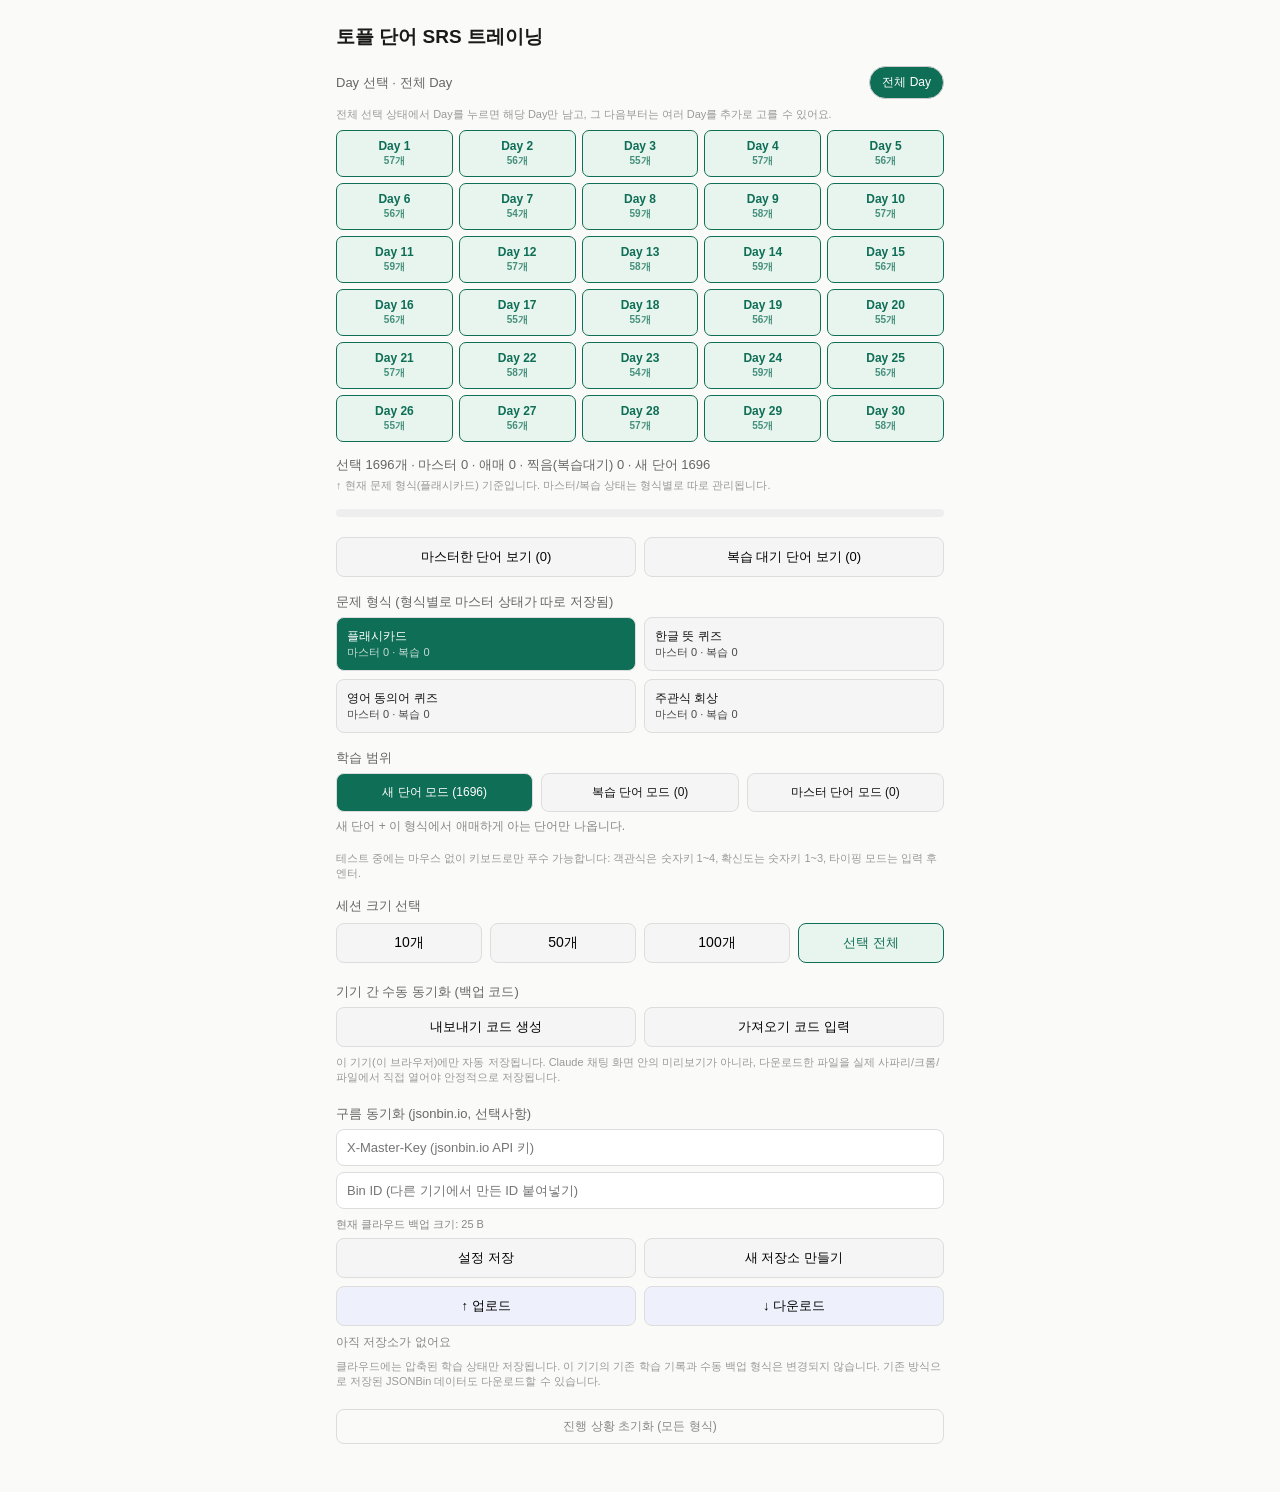
<file: toefl_vocab_srs_textbook.html>
<!DOCTYPE html>
<html lang="ko">
<head>
<meta charset="UTF-8">
<meta name="viewport" content="width=device-width, initial-scale=1.0, maximum-scale=1.0, user-scalable=no, viewport-fit=cover">
<meta name="apple-mobile-web-app-capable" content="yes">
<meta name="apple-mobile-web-app-status-bar-style" content="default">
<meta name="mobile-web-app-capable" content="yes">
<title>토플 단어 SRS</title>
<style>
  * { box-sizing: border-box; -webkit-tap-highlight-color: transparent; }
  html, body {
    margin: 0; padding: 0;
    font-family: -apple-system, BlinkMacSystemFont, "Apple SD Gothic Neo", "Segoe UI", "Noto Sans KR", Roboto, sans-serif;
    background: #fafaf8; color: #1a1a1a; -webkit-text-size-adjust: 100%;
  }
  body { padding: env(safe-area-inset-top) env(safe-area-inset-right) env(safe-area-inset-bottom) env(safe-area-inset-left); }
  button { font-family: inherit; -webkit-appearance: none; appearance: none; }
  input { font-family: inherit; -webkit-appearance: none; appearance: none; }
  #app { max-width: 640px; margin: 0 auto; padding: 16px; }
  .kbd { display:inline-block; min-width:16px; text-align:center; font-size:11px; opacity:0.55; border:1px solid currentColor; border-radius:4px; padding:0 4px; margin-right:8px; }
  @media (prefers-color-scheme: dark) { html, body { background: #16161a; color: #eaeaea; } }
</style>
</head>
<body>
<div id="app"></div>
<script>
const WORDS = [{"en":"exploit","ko":"이용하다, 착취하다","cl":"이용/보상"},{"en":"account for","ko":"설명하다, (비율을) 차지하다","cl":"이용/보상"},{"en":"particular","ko":"특정한, 특별한","cl":"두드러짐"},{"en":"prominent","ko":"두드러진, 저명한","cl":"두드러짐"},{"en":"replenish","ko":"다시 채우다, 보충하다","cl":"채우다"},{"en":"indigenous","ko":"토착의, 원산의","cl":"존재/기원"},{"en":"pinpoint","ko":"정확히 찾아내다, 콕 집다","cl":"찾다/조사"},{"en":"annihilate","ko":"전멸시키다, 완전히 파괴하다","cl":"제거/파괴"},{"en":"conversely","ko":"반대로, 역으로","cl":"부사혼동"},{"en":"investigate","ko":"조사하다","cl":"찾다/조사"},{"en":"assure","ko":"장담하다, 확언하다","cl":"확실/입증"},{"en":"entire","ko":"전체의","cl":"전체/양"},{"en":"compensate for","ko":"보상하다, 상쇄하다","cl":"이용/보상"},{"en":"postulate","ko":"(증거 없이) 가정하다, 상정하다","cl":"가정/추정"},{"en":"magnify","ko":"확대하다, 과장하다","cl":"확대/과장"},{"en":"afford","ko":"~할 여유가 되다, 제공하다","cl":"이용/보상"},{"en":"conclusive","ko":"결정적인, 확정적인","cl":"확실/입증"},{"en":"unsophisticated","ko":"세련되지 않은, 소박한","cl":"세련/투박"},{"en":"justified","ko":"정당화된","cl":"확실/입증"},{"en":"deliberate","ko":"의도적인 / 신중히 생각하다","cl":"의도/신중"},{"en":"depend on","ko":"~에 의존하다, 좌우되다","cl":"이용/보상"},{"en":"substantiate","ko":"(증거로) 입증하다","cl":"확실/입증"},{"en":"successively","ko":"연속적으로, 잇달아","cl":"부사혼동"},{"en":"pervasive","ko":"만연한, 널리 퍼진","cl":"널리퍼짐"},{"en":"strenuous","ko":"몹시 힘든, 격렬한","cl":"단독"},{"en":"sleek","ko":"매끈한, 세련된","cl":"세련/투박"},{"en":"invoke","ko":"(권리 등을) 발동하다, 호소하다","cl":"단독"},{"en":"impressive","ko":"인상적인","cl":"두드러짐"},{"en":"conjunction","ko":"결합, 접속사","cl":"단독"},{"en":"astoundingly","ko":"놀랍게도","cl":"부사혼동"},{"en":"aftermath","ko":"(사건의) 여파, 결과","cl":"단독"},{"en":"promptly","ko":"즉시, 지체 없이","cl":"부사혼동"},{"en":"subdue","ko":"진압하다, 억누르다","cl":"제거/파괴"},{"en":"extant","ko":"현존하는","cl":"존재/기원"},{"en":"sedentary","ko":"앉아서 지내는, 활동이 적은","cl":"활동부족"},{"en":"eliminate","ko":"제거하다, 없애다","cl":"제거/파괴"},{"en":"perfect","ko":"완벽한 / 완벽하게 하다","cl":"단독"},{"en":"genuine","ko":"진짜의, 진실된","cl":"확실/입증"},{"en":"dominant","ko":"지배적인, 우세한","cl":"지배/최고"},{"en":"unrivaled","ko":"비할 데 없는, 타의 추종을 불허하는","cl":"지배/최고"},{"en":"paradox","ko":"역설","cl":"단독"},{"en":"neglect","ko":"방치하다, 소홀히 하다","cl":"단독"},{"en":"recall","ko":"기억해내다, 회수하다","cl":"찾다/조사"},{"en":"ascend","ko":"오르다, 상승하다","cl":"단독"},{"en":"solid","ko":"단단한, 견고한","cl":"단독"},{"en":"contour","ko":"윤곽, 외형","cl":"단독"},{"en":"inhabit","ko":"거주하다, 서식하다","cl":"존재/기원"},{"en":"irrevocably","ko":"돌이킬 수 없게","cl":"부사혼동"},{"en":"superficially","ko":"피상적으로, 표면적으로","cl":"부사혼동"},{"en":"stunted","ko":"성장이 저해된, 발육 부진의","cl":"활동부족"},{"en":"malleable","ko":"(마음이) 잘 순응하는, (금속이) 잘 늘어나는","cl":"유연/순응"},{"en":"mean","ko":"의미하다 / 비열한 / 평균의 (다의어 주의)","cl":"단독"},{"en":"exclude","ko":"배제하다, 제외하다","cl":"제거/파괴"},{"en":"mature","ko":"성숙한 / 성숙해지다","cl":"성장/발달"},{"en":"pillar","ko":"기둥, (조직의) 중심인물","cl":"단독"},{"en":"encroachment","ko":"(권리 등의) 침해, 잠식","cl":"단독"},{"en":"no wonder","ko":"~은 놀랄 것도 없다","cl":"부사혼동"},{"en":"virtually","ko":"사실상, 거의","cl":"부사혼동"},{"en":"unprecedented","ko":"전례 없는","cl":"지배/최고"},{"en":"grow accustomed to","ko":"~에 익숙해지다","cl":"단독"},{"en":"intrigue","ko":"강한 흥미를 끌다 / 음모","cl":"단독"},{"en":"implausible","ko":"믿기 어려운, 타당해 보이지 않는","cl":"확실/입증(반의)"},{"en":"decline","ko":"감소하다 / 거절하다 (다의어 주의)","cl":"증감"},{"en":"contemporary","ko":"동시대의, 현대의","cl":"단독"},{"en":"allocate","ko":"할당하다, 배분하다","cl":"단독"},{"en":"drastically","ko":"급격하게","cl":"부사혼동"},{"en":"heterogeneous","ko":"이질적인, 여러 다른 요소로 된","cl":"다양성"},{"en":"conspicuous","ko":"눈에 띄는","cl":"두드러짐"},{"en":"prolific","ko":"다작의, 多産의","cl":"단독"},{"en":"fluctuation","ko":"변동, 등락","cl":"증감"},{"en":"encourage","ko":"격려하다, 장려하다","cl":"단독"},{"en":"abrupt","ko":"갑작스러운","cl":"단독"},{"en":"evaluate","ko":"평가하다","cl":"찾다/조사"},{"en":"comprehensive","ko":"포괄적인","cl":"전체/양"},{"en":"engrave","ko":"(문자·그림을) 새기다","cl":"단독"},{"en":"slight","ko":"약간의, 사소한","cl":"단독"},{"en":"monotonous","ko":"단조로운","cl":"단독"},{"en":"regard","ko":"여기다, 간주하다","cl":"단독"},{"en":"obsession with","ko":"~에 대한 집착","cl":"단독"},{"en":"optimize","ko":"최적화하다","cl":"단독"},{"en":"supplant","ko":"대체하다, 대신하다","cl":"단독"},{"en":"colossal","ko":"거대한","cl":"전체/양"},{"en":"diffuse","ko":"확산되다 / 분산된","cl":"널리퍼짐"},{"en":"mechanics","ko":"역학, (작동) 방식","cl":"단독"},{"en":"susceptible to","ko":"~에 취약한, 영향받기 쉬운","cl":"단독"},{"en":"emanate","ko":"(from) 나오다, 발산하다","cl":"단독"},{"en":"conventionally","ko":"관습적으로","cl":"부사혼동"},{"en":"expansive","ko":"광범위한, 확장하는","cl":"전체/양"},{"en":"sporadically","ko":"산발적으로, 이따금","cl":"부사혼동"},{"en":"comparative","ko":"비교의, 상대적인","cl":"단독"},{"en":"stamp out","ko":"근절하다, 진압하다","cl":"제거/파괴"},{"en":"stagnation","ko":"정체","cl":"단독"},{"en":"innate","ko":"타고난, 선천적인","cl":"존재/기원"},{"en":"obsolete","ko":"구식의, 쓸모없게 된","cl":"단독"},{"en":"specify","ko":"명시하다, 구체적으로 말하다","cl":"단독"},{"en":"endure","ko":"견디다, 지속되다","cl":"단독"},{"en":"conceivable","ko":"상상할 수 있는, 있을 법한","cl":"확실/입증"},{"en":"sufficiently","ko":"충분히","cl":"부사혼동"},{"en":"entail","ko":"수반하다","cl":"단독"},{"en":"depict","ko":"묘사하다","cl":"단독"},{"en":"integration","ko":"통합","cl":"단독"},{"en":"stockpile","ko":"비축하다, 비축량","cl":"채우다"},{"en":"capture","ko":"포착하다, 사로잡다","cl":"단독"},{"en":"landscape","ko":"풍경, (분야의) 지형/판도","cl":"단독"},{"en":"elaborately","ko":"정교하게","cl":"세련/투박"},{"en":"autonomous","ko":"자율적인, 독립적인","cl":"단독"},{"en":"boom","ko":"급증, 호황","cl":"증감"},{"en":"supremacy","ko":"우위, 패권","cl":"지배/최고"},{"en":"ravage","ko":"황폐화시키다","cl":"제거/파괴"},{"en":"authority","ko":"권위, 권한","cl":"단독"},{"en":"plug","ko":"막다, 메우다 / 플러그","cl":"단독"},{"en":"discrepancy","ko":"불일치, 차이","cl":"단독"},{"en":"elucidate","ko":"명확히 설명하다","cl":"단독"},{"en":"simultaneous","ko":"동시의","cl":"단독"},{"en":"vast","ko":"광대한, 막대한","cl":"전체/양"},{"en":"reluctant","ko":"꺼리는, 마지못한","cl":"단독"},{"en":"conjecture","ko":"추측, 추측하다","cl":"가정/추정"},{"en":"embed","ko":"깊이 박다, 내재시키다","cl":"단독"},{"en":"vow","ko":"맹세하다","cl":"단독"},{"en":"counter","ko":"반박하다, 대응하다","cl":"단독"},{"en":"apparent","ko":"명백한, 겉보기의(다의어)","cl":"확실/입증"},{"en":"bombard","ko":"(질문 등을) 퍼붓다, 포격하다","cl":"단독"},{"en":"reveal","ko":"드러내다, 밝히다","cl":"단독"},{"en":"sturdy","ko":"튼튼한","cl":"단독"},{"en":"traditionally","ko":"전통적으로","cl":"부사혼동"},{"en":"correspondingly","ko":"상응하게, 그에 따라","cl":"부사혼동"},{"en":"trigger","ko":"촉발하다, 유발하다","cl":"단독"},{"en":"spontaneous","ko":"자발적인, 즉흥적인","cl":"단독"},{"en":"miniature","ko":"축소된, 소형의","cl":"단독"},{"en":"commission","ko":"위임하다, 의뢰하다 / 위원회","cl":"단독"},{"en":"remarkable","ko":"놀랄 만한, 주목할 만한","cl":"두드러짐"},{"en":"effort","ko":"노력","cl":"단독"},{"en":"manifestation","ko":"(구체적인) 표현, 드러남","cl":"단독"},{"en":"prior","ko":"이전의","cl":"단독"},{"en":"cast about","ko":"(해결책 등을) 찾아 헤매다","cl":"찾다/조사"},{"en":"rigorous","ko":"엄격한, 철저한","cl":"단독"},{"en":"compulsory","ko":"의무적인, 필수의","cl":"단독"},{"en":"subsidiary","ko":"부수적인 / 자회사","cl":"단독"},{"en":"status","ko":"지위, 상태","cl":"단독"},{"en":"emphasize","ko":"강조하다","cl":"단독"},{"en":"largely","ko":"대체로, 주로","cl":"부사혼동"},{"en":"experimental","ko":"실험적인","cl":"단독"},{"en":"drain","ko":"배수하다, 소모시키다","cl":"단독"},{"en":"denote","ko":"나타내다, 의미하다","cl":"단독"},{"en":"repudiate","ko":"거부하다, 부인하다","cl":"단독"},{"en":"contradictory","ko":"모순되는","cl":"단독"},{"en":"propagate","ko":"전파하다, 번식시키다","cl":"널리퍼짐"},{"en":"ensure","ko":"보장하다, 확실하게 하다","cl":"확실/입증"},{"en":"pore","ko":"(over) 자세히 살피다, 응시하다 / 모공","cl":"찾다/조사"},{"en":"alternate","ko":"번갈아 하다 / 대안의","cl":"단독"},{"en":"devastating","ko":"처참한, 파괴적인","cl":"제거/파괴"},{"en":"mingle with","ko":"~와 어울리다, 섞이다","cl":"단독"},{"en":"continued","ko":"계속되는, 지속적인","cl":"단독"},{"en":"attempt","ko":"시도, 시도하다","cl":"단독"},{"en":"subterfuge","ko":"(책략적인) 속임수","cl":"단독"},{"en":"convert","ko":"전환하다, 개조하다","cl":"단독"},{"en":"contention","ko":"논쟁, 주장","cl":"단독"},{"en":"migrate","ko":"이주하다","cl":"단독"},{"en":"succession","ko":"연속, 계승","cl":"단독"},{"en":"tentativeness","ko":"잠정성, 망설임","cl":"단독"},{"en":"fragmentary","ko":"단편적인, 조각난","cl":"단독"},{"en":"legendary","ko":"전설적인, 아주 유명한","cl":"지배/최고"},{"en":"setback","ko":"차질, 좌절","cl":"단독"},{"en":"fine-tune","ko":"미세하게 조정하다","cl":"단독"},{"en":"enthusiastic","ko":"열정적인","cl":"단독"},{"en":"loose","ko":"헐거운, 느슨한","cl":"단독"},{"en":"portrait","ko":"초상화, 인물 묘사","cl":"단독"},{"en":"terminology","ko":"(전문) 용어","cl":"단독"},{"en":"readily","ko":"손쉽게, 기꺼이","cl":"부사혼동"},{"en":"advocate","ko":"지지하다, 옹호자","cl":"단독"},{"en":"utterly","ko":"완전히, 전적으로","cl":"부사혼동"},{"en":"abound","ko":"풍부하다, 많이 있다","cl":"전체/양"},{"en":"formidable","ko":"가공할, 만만찮은","cl":"전체/양"},{"en":"enormous","ko":"거대한, 막대한","cl":"전체/양"},{"en":"disband","ko":"해산하다","cl":"제거/파괴"},{"en":"alleged","ko":"(증거 없이) 주장된, ~라고 하는","cl":"확실/입증(반의)"},{"en":"renowned","ko":"유명한, 명성 있는","cl":"지배/최고"},{"en":"versatile","ko":"다재다능한","cl":"단독"},{"en":"prohibitive","ko":"(가격 등이) 엄두를 못 낼 정도의","cl":"단독"},{"en":"option","ko":"선택(권)","cl":"단독"},{"en":"inherent","ko":"내재된, 고유의","cl":"존재/기원"},{"en":"justly","ko":"정당하게","cl":"확실/입증"},{"en":"provoke","ko":"유발하다, 자극하다","cl":"단독"},{"en":"impermeable","ko":"불침투성의, 통과시키지 않는","cl":"단독"},{"en":"momentous","ko":"중대한","cl":"두드러짐"},{"en":"forestall","ko":"(미리 조치해) 막다, 저지하다","cl":"제거/파괴"},{"en":"therefore","ko":"그러므로","cl":"부사혼동"},{"en":"persuade","ko":"설득하다","cl":"단독"},{"en":"proximity","ko":"근접함, 가까움","cl":"단독"},{"en":"dependable","ko":"믿을 만한","cl":"확실/입증"},{"en":"ensuing","ko":"뒤이어 일어나는","cl":"단독"},{"en":"appreciably","ko":"상당히, 눈에 띄게","cl":"부사혼동"},{"en":"obligate","ko":"의무를 지우다","cl":"단독"},{"en":"wholesale","ko":"대규모의, 전면적인 / 도매의","cl":"전체/양"},{"en":"dweller","ko":"거주자","cl":"존재/기원"},{"en":"tacit","ko":"암묵적인, 무언의","cl":"단독"},{"en":"resolve","ko":"해결하다, 결심하다","cl":"단독"},{"en":"merit","ko":"가치, 장점","cl":"단독"},{"en":"notion","ko":"개념, 관념","cl":"단독"},{"en":"synthesize","ko":"종합하다, 합성하다","cl":"단독"},{"en":"spectrum","ko":"범위, 스펙트럼","cl":"단독"},{"en":"stream","ko":"흐름, 개울","cl":"단독"},{"en":"rupture","ko":"파열, 결렬","cl":"제거/파괴"},{"en":"presuppose","ko":"전제로 하다","cl":"가정/추정"},{"en":"well-to-do","ko":"부유한","cl":"단독"},{"en":"appeal","ko":"매력, 호소하다","cl":"단독"},{"en":"accurately","ko":"정확하게","cl":"부사혼동"},{"en":"fastidious","ko":"까다로운, 세심한","cl":"단독"},{"en":"contraction","ko":"수축","cl":"단독"},{"en":"stimulus","ko":"자극(제)","cl":"단독"},{"en":"track","ko":"추적하다, 진로","cl":"찾다/조사"},{"en":"tame","ko":"길들이다, 길들여진","cl":"단독"},{"en":"install","ko":"설치하다","cl":"단독"},{"en":"chronicle","ko":"연대기, 기록하다","cl":"단독"},{"en":"novel","ko":"새로운, 참신한 / 소설","cl":"단독"},{"en":"isolated","ko":"고립된, 격리된","cl":"단독"},{"en":"exposed","ko":"노출된","cl":"단독"},{"en":"intermingled","ko":"뒤섞인","cl":"단독"},{"en":"succulent","ko":"즙이 많은, 다육질의","cl":"단독"},{"en":"homogeneous","ko":"동질적인, 균질한","cl":"다양성(반의)"},{"en":"era","ko":"시대","cl":"단독"},{"en":"threat","ko":"위협","cl":"단독"},{"en":"foul","ko":"반칙의, 더러운","cl":"단독"},{"en":"prey","ko":"먹이","cl":"단독"},{"en":"practically","ko":"실질적으로, 사실상","cl":"부사혼동"},{"en":"compelling","ko":"설득력 있는, 강렬한","cl":"두드러짐"},{"en":"ultimately","ko":"궁극적으로, 결국","cl":"부사혼동"},{"en":"bulk","ko":"대부분, 부피","cl":"전체/양"},{"en":"incompatible","ko":"양립할 수 없는","cl":"단독"},{"en":"substantially","ko":"상당히","cl":"부사혼동"},{"en":"seek","ko":"추구하다, 찾다","cl":"찾다/조사"},{"en":"unanticipated","ko":"예상치 못한","cl":"확실/입증(반의)"},{"en":"merge","ko":"합병하다, 합쳐지다","cl":"단독"},{"en":"encounter","ko":"마주치다, 접하다","cl":"단독"},{"en":"residue","ko":"잔여물","cl":"단독"},{"en":"circumstance","ko":"상황, 환경","cl":"단독"},{"en":"astonishing","ko":"놀라운","cl":"두드러짐"},{"en":"intermittently","ko":"간헐적으로","cl":"부사혼동"},{"en":"application","ko":"적용, 지원(서)","cl":"단독"},{"en":"predominant","ko":"지배적인, 우세한","cl":"지배/최고"},{"en":"remote","ko":"외딴, 원격의","cl":"단독"},{"en":"inordinate","ko":"과도한, 지나친","cl":"전체/양"},{"en":"launch","ko":"시작하다, 발사하다","cl":"단독"},{"en":"trend","ko":"경향, 추세","cl":"단독"},{"en":"embodiment","ko":"구현, 화신","cl":"단독"},{"en":"colonize","ko":"식민지로 만들다","cl":"단독"},{"en":"affect","ko":"영향을 미치다","cl":"단독"},{"en":"speculation","ko":"추측, 투기","cl":"가정/추정"},{"en":"compound","ko":"화합물, 복합의","cl":"단독"},{"en":"fascinating","ko":"매혹적인","cl":"두드러짐"},{"en":"constellation","ko":"별자리, (관련된 것들의) 집합","cl":"단독"},{"en":"unconsolidated","ko":"다져지지 않은, 굳지 않은","cl":"단독"},{"en":"outstanding","ko":"뛰어난, 미해결의(다의어)","cl":"두드러짐"},{"en":"outcome","ko":"결과","cl":"단독"},{"en":"document","ko":"문서, 기록하다","cl":"단독"},{"en":"intrinsically","ko":"본질적으로","cl":"부사혼동"},{"en":"disputatious","ko":"논쟁을 좋아하는","cl":"단독"},{"en":"diverse","ko":"다양한","cl":"다양성"},{"en":"eerie","ko":"으스스한, 기이한","cl":"단독"},{"en":"tenuous","ko":"미약한, 빈약한","cl":"단독"},{"en":"eradicate","ko":"근절하다, 뿌리뽑다","cl":"제거/파괴"},{"en":"prone to","ko":"~하기 쉬운, ~하는 경향이 있는","cl":"단독"},{"en":"lodge","ko":"(신고 등을) 제기하다, 숙박하다","cl":"단독"},{"en":"gather momentum","ko":"탄력을 받다, 기세가 붙다","cl":"단독"},{"en":"viable","ko":"실행 가능한, 생존 가능한","cl":"단독"},{"en":"impediment","ko":"장애(물)","cl":"단독"},{"en":"arid","ko":"매우 건조한, 척박한","cl":"단독"},{"en":"credible","ko":"믿을 만한, 신뢰할 수 있는","cl":"확실/입증"},{"en":"vacate","ko":"비우다, 떠나다","cl":"단독"},{"en":"cushion","ko":"완충하다, 충격을 줄이다","cl":"단독"},{"en":"peculiar","ko":"특이한, 이상한","cl":"단독"},{"en":"attributable to","ko":"~에 기인하는","cl":"단독"},{"en":"enact","ko":"(법을) 제정하다","cl":"단독"},{"en":"stratified","ko":"층을 이룬, 계층화된","cl":"단독"},{"en":"with regard to","ko":"~에 관하여","cl":"단독"},{"en":"turbulent","ko":"격동의, 격렬한","cl":"단독"},{"en":"appraisal","ko":"평가","cl":"찾다/조사"},{"en":"erroneous","ko":"잘못된, 틀린","cl":"확실/입증(반의)"},{"en":"proponent","ko":"지지자, 옹호자","cl":"단독"},{"en":"absolute","ko":"절대적인, 완전한","cl":"전체/양"},{"en":"gratify","ko":"만족시키다, 기쁘게 하다","cl":"단독"},{"en":"disperse","ko":"흩어지다, 분산시키다","cl":"널리퍼짐"},{"en":"adjacent","ko":"인접한","cl":"단독"},{"en":"sequence","ko":"순서, 연속","cl":"단독"},{"en":"detect","ko":"감지하다, 발견하다","cl":"찾다/조사"},{"en":"flexible","ko":"유연한","cl":"유연/순응"},{"en":"surpass","ko":"능가하다, 뛰어넘다","cl":"지배/최고"},{"en":"invariable","ko":"변함없는, 항상 똑같은","cl":"단독"},{"en":"dramatic","ko":"극적인","cl":"단독"},{"en":"master","ko":"통달하다, 숙달하다","cl":"단독"},{"en":"assimilate","ko":"동화되다, 흡수하다","cl":"단독"},{"en":"overwhelming","ko":"압도적인","cl":"지배/최고"},{"en":"curious","ko":"호기심이 많은","cl":"단독"},{"en":"alteration","ko":"변화, 변경","cl":"증감"},{"en":"consequence","ko":"결과","cl":"단독"},{"en":"deceive","ko":"속이다, 기만하다","cl":"단독"},{"en":"ample","ko":"충분한, 풍부한","cl":"전체/양"},{"en":"resilient","ko":"회복력 있는, 탄력 있는","cl":"단독"},{"en":"detach","ko":"분리하다, 떼어내다","cl":"단독"},{"en":"account","ko":"설명, 계좌, 간주하다(다의어)","cl":"단독"},{"en":"equilibrium","ko":"균형, 평형","cl":"단독"},{"en":"surmise","ko":"추측하다","cl":"가정/추정"},{"en":"unsuitable","ko":"부적합한","cl":"단독"},{"en":"imaginative","ko":"상상력이 풍부한","cl":"단독"},{"en":"imposing","ko":"인상적인, 위풍당당한","cl":"두드러짐"},{"en":"vitality","ko":"활력, 생명력","cl":"단독"},{"en":"vehicle","ko":"수단, 차량","cl":"단독"},{"en":"hitherto","ko":"지금까지","cl":"부사혼동"},{"en":"plague","ko":"괴롭히다, 역병","cl":"단독"},{"en":"domain","ko":"영역, 분야","cl":"단독"},{"en":"indifferent","ko":"무관심한","cl":"단독"},{"en":"champion","ko":"옹호하다, 지지하다","cl":"단독"},{"en":"deteriorate","ko":"악화되다","cl":"증감"},{"en":"assault","ko":"공격(하다)","cl":"단독"},{"en":"appropriate","ko":"적절한","cl":"단독"},{"en":"adept","ko":"능숙한","cl":"단독"},{"en":"indeed","ko":"실제로, 정말로","cl":"부사혼동"},{"en":"pursuit","ko":"추구","cl":"단독"},{"en":"incite","ko":"선동하다, 부추기다","cl":"단독"},{"en":"gurantee","ko":"보장하다","cl":"확실/입증"},{"en":"prosperity","ko":"번영","cl":"단독"},{"en":"primarily","ko":"주로","cl":"부사혼동"},{"en":"erupt","ko":"분출하다, 폭발하다","cl":"단독"},{"en":"trace","ko":"자취, 추적하다","cl":"찾다/조사"},{"en":"prestigious","ko":"명망 있는","cl":"지배/최고"},{"en":"shape","ko":"형태, 형성하다","cl":"단독"},{"en":"inflict","ko":"(고통 등을) 가하다","cl":"단독"},{"en":"portion","ko":"부분, 몫","cl":"단독"},{"en":"coincidence","ko":"우연의 일치","cl":"단독"},{"en":"propel","ko":"추진하다","cl":"단독"},{"en":"thoroughly","ko":"철저히","cl":"부사혼동"},{"en":"contemplate","ko":"심사숙고하다","cl":"단독"},{"en":"unethical","ko":"비윤리적인","cl":"단독"},{"en":"replicate","ko":"복제하다, 재현하다","cl":"단독"},{"en":"hasty","ko":"성급한","cl":"확실/입증(반의)"},{"en":"representative","ko":"대표적인, 대표(자)","cl":"단독"},{"en":"range","ko":"범위","cl":"단독"},{"en":"considerable","ko":"상당한","cl":"전체/양"},{"en":"dominate","ko":"지배하다","cl":"지배/최고"},{"en":"ratio","ko":"비율","cl":"단독"},{"en":"duplicate","ko":"복제하다, 복제(품)","cl":"단독"},{"en":"barely","ko":"거의 ~않다, 겨우","cl":"부사혼동"},{"en":"strew","ko":"흩뿌리다","cl":"널리퍼짐"},{"en":"legitimately","ko":"정당하게, 합법적으로","cl":"확실/입증"},{"en":"encapsulate","ko":"요약하다, 응축하다","cl":"단독"},{"en":"relatively","ko":"상대적으로, 비교적","cl":"부사혼동"},{"en":"hazard","ko":"위험(요소)","cl":"단독"},{"en":"paramount","ko":"가장 중요한, 최고의","cl":"지배/최고"},{"en":"unwieldy","ko":"다루기 힘든, 비대한","cl":"단독"},{"en":"subsequent","ko":"그 다음의, 후속의","cl":"단독"},{"en":"striking","ko":"눈에 띄는, 두드러진","cl":"두드러짐"},{"en":"extended","ko":"연장된, 확장된","cl":"전체/양"},{"en":"ephemeral","ko":"수명이 짧은, 덧없는","cl":"단독"},{"en":"rigid","ko":"엄격한, 단단한","cl":"단독"},{"en":"chief","ko":"주요한, 최고의","cl":"지배/최고"},{"en":"severity","ko":"심각성, 가혹함","cl":"단독"},{"en":"typical of","ko":"~의 전형적인","cl":"단독"},{"en":"enable","ko":"가능하게 하다","cl":"단독"},{"en":"empirical","ko":"경험적인, 실증적인","cl":"단독"},{"en":"controversy","ko":"논쟁","cl":"단독"},{"en":"accomplish","ko":"성취하다, 이루다","cl":"단독"},{"en":"set","ko":"놓다, 정하다 (다의어)","cl":"단독"},{"en":"lag","ko":"뒤처지다, 지연","cl":"단독"},{"en":"exude","ko":"(냄새·감정 등을) 발산하다","cl":"단독"},{"en":"interplay","ko":"상호작용","cl":"단독"},{"en":"precede","ko":"~에 앞서다, 선행하다","cl":"단독"},{"en":"manipulation","ko":"조작, 다루기","cl":"단독"},{"en":"dry","ko":"건조한","cl":"단독"},{"en":"assist with","ko":"~을 돕다","cl":"단독"},{"en":"acute","ko":"극심한, 예리한, 급성의","cl":"단독"},{"en":"article","ko":"기사, 조항, 물건","cl":"단독"},{"en":"scrutiny","ko":"정밀 조사","cl":"찾다/조사"},{"en":"recompense","ko":"보상(하다)","cl":"이용/보상"},{"en":"reflect","ko":"반영하다, 반사하다","cl":"단독"},{"en":"immeasurably","ko":"헤아릴 수 없이, 엄청나게","cl":"부사혼동"},{"en":"rudiments","ko":"기초, 기본 원리","cl":"단독"},{"en":"mortality","ko":"사망률, 죽음을 피할 수 없음","cl":"단독"},{"en":"awkward","ko":"어색한, 서투른","cl":"단독"},{"en":"constrain","ko":"제한하다, 강제하다","cl":"단독"},{"en":"turmoil","ko":"혼란, 소란","cl":"단독"},{"en":"property","ko":"속성, 재산","cl":"단독"},{"en":"fuel","ko":"연료를 공급하다, 부채질하다","cl":"단독"},{"en":"majestic","ko":"장엄한, 위엄 있는","cl":"두드러짐"},{"en":"preeminent","ko":"탁월한, 뛰어난","cl":"지배/최고"},{"en":"crude","ko":"대충의, 조잡한, 원유의","cl":"세련/투박"},{"en":"variety","ko":"다양성","cl":"다양성"},{"en":"typically","ko":"전형적으로, 보통","cl":"부사혼동"},{"en":"supplementary","ko":"보충의, 추가의","cl":"채우다"},{"en":"reduce","ko":"줄이다","cl":"증감"},{"en":"subject","ko":"대상, 학과, 지배하다(다의어)","cl":"단독"},{"en":"flee","ko":"도망치다","cl":"단독"},{"en":"furthermore","ko":"게다가, 더욱이","cl":"부사혼동"},{"en":"proliferate","ko":"급증하다, 확산되다","cl":"증감"},{"en":"assess","ko":"평가하다","cl":"찾다/조사"},{"en":"spur","ko":"자극하다, 박차를 가하다","cl":"단독"},{"en":"eclectic","ko":"다양한 출처를 취합한, 절충적인","cl":"다양성"},{"en":"crucial","ko":"결정적인, 중요한","cl":"확실/입증"},{"en":"intricate","ko":"복잡한, 정교한","cl":"단독"},{"en":"palatial","ko":"궁전 같은, 웅장한","cl":"두드러짐"},{"en":"potent","ko":"강력한","cl":"단독"},{"en":"extract","ko":"추출하다, 발췌","cl":"단독"},{"en":"course through","ko":"(혈액 등이) ~을 타고 흐르다","cl":"단독"},{"en":"criterion","ko":"기준","cl":"단독"},{"en":"enjoy","ko":"즐기다, 누리다(다의어)","cl":"단독"},{"en":"inadvertently","ko":"무심코, 부주의로","cl":"부사혼동"},{"en":"peril","ko":"위험","cl":"단독"},{"en":"arduous","ko":"몹시 힘든, 고된","cl":"단독"},{"en":"feat","ko":"(뛰어난) 업적, 위업","cl":"단독"},{"en":"friction","ko":"마찰, 갈등","cl":"단독"},{"en":"materialize","ko":"실현되다, 구체화되다","cl":"단독"},{"en":"regulate","ko":"규제하다, 조절하다","cl":"단독"},{"en":"demise","ko":"종말, 사망","cl":"단독"},{"en":"frankly","ko":"솔직히","cl":"부사혼동"},{"en":"immensely","ko":"엄청나게, 대단히","cl":"부사혼동"},{"en":"deem","ko":"~로 여기다, 간주하다","cl":"단독"},{"en":"consumption","ko":"소비","cl":"단독"},{"en":"suspend","ko":"중단하다, 매달다","cl":"단독"},{"en":"prevent","ko":"막다, 예방하다","cl":"제거/파괴"},{"en":"authentic","ko":"진짜의, 진품의","cl":"확실/입증"},{"en":"redundant","ko":"불필요한, 여분의","cl":"단독"},{"en":"profuse","ko":"아낌없는, 많은","cl":"전체/양"},{"en":"ornament","ko":"장식(품)","cl":"단독"},{"en":"demolish","ko":"철거하다, 파괴하다","cl":"제거/파괴"},{"en":"voracious","ko":"게걸스러운, 탐욕스러운","cl":"단독"},{"en":"as well as","ko":"~뿐만 아니라","cl":"단독"},{"en":"extreme","ko":"극단적인","cl":"단독"},{"en":"reform","ko":"개혁하다","cl":"단독"},{"en":"determinant","ko":"결정 요인","cl":"단독"},{"en":"inclination","ko":"성향, 경향","cl":"단독"},{"en":"inflation","ko":"물가 상승, 인플레이션","cl":"증감"},{"en":"routine","ko":"일상적인, 판에 박힌","cl":"단독"},{"en":"accessible","ko":"접근 가능한","cl":"단독"},{"en":"constituent","ko":"구성 요소, 유권자","cl":"단독"},{"en":"insolent","ko":"무례한, 건방진","cl":"단독"},{"en":"to be sure","ko":"확실히, 물론","cl":"확실/입증"},{"en":"broadly","ko":"대체로, 넓게","cl":"부사혼동"},{"en":"echo","ko":"반향, 반복하다","cl":"단독"},{"en":"shoddy","ko":"조잡한, 저급한","cl":"세련/투박"},{"en":"gear","ko":"장비, 기어","cl":"단독"},{"en":"absorb","ko":"흡수하다","cl":"단독"},{"en":"whereby","ko":"그것에 의하여","cl":"단독"},{"en":"assemble","ko":"조립하다, 모으다","cl":"단독"},{"en":"liberate","ko":"해방시키다","cl":"단독"},{"en":"rational","ko":"합리적인, 이성적인","cl":"단독"},{"en":"resistance","ko":"저항","cl":"단독"},{"en":"indefinite period","ko":"무기한","cl":"단독"},{"en":"ardent","ko":"열렬한","cl":"단독"},{"en":"extinct","ko":"멸종된","cl":"존재/기원(반의)"},{"en":"be accompanied by","ko":"~을 동반하다","cl":"단독"},{"en":"overestimated","ko":"과대평가된","cl":"증감"},{"en":"initiate","ko":"시작하다, 착수시키다","cl":"단독"},{"en":"trmendous","ko":"엄청난","cl":"전체/양"},{"en":"breakthrough","ko":"돌파구, 획기적 발전","cl":"두드러짐"},{"en":"cope with","ko":"~에 대처하다","cl":"단독"},{"en":"inducement","ko":"유인, 동기","cl":"단독"},{"en":"irreversible","ko":"되돌릴 수 없는","cl":"단독"},{"en":"comprise","ko":"구성하다, 포함하다","cl":"단독"},{"en":"culmination","ko":"정점, 최고조","cl":"두드러짐"},{"en":"allegiance","ko":"충성","cl":"단독"},{"en":"notable","ko":"주목할 만한, 유명한","cl":"두드러짐"},{"en":"idiosyncrasy","ko":"(개인의) 특이한 습성","cl":"단독"},{"en":"minute","ko":"미세한, 사소한","cl":"단독"},{"en":"markedly","ko":"현저하게, 뚜렷하게","cl":"부사혼동"},{"en":"phenomenon","ko":"현상","cl":"단독"},{"en":"disseminate","ko":"퍼뜨리다, 전파하다","cl":"널리퍼짐"},{"en":"current","ko":"현재의 / 흐름, 해류","cl":"단독"},{"en":"detrimental","ko":"해로운","cl":"단독"},{"en":"presume","ko":"추정하다","cl":"가정/추정"},{"en":"anarchy","ko":"무정부 상태, 혼란","cl":"단독"},{"en":"snake","ko":"뱀 / 구불구불 나아가다","cl":"단독"},{"en":"sophisticated","ko":"세련된, 정교한","cl":"세련/투박"},{"en":"derive","ko":"~에서 유래하다, 끌어내다","cl":"존재/기원"},{"en":"sole","ko":"유일한","cl":"단독"},{"en":"embellish","ko":"꾸미다, 장식하다","cl":"단독"},{"en":"antagonize","ko":"적대시하다, 반감을 사다","cl":"단독"},{"en":"yearn","ko":"갈망하다","cl":"단독"},{"en":"permit","ko":"허용하다","cl":"단독"},{"en":"scarcity","ko":"부족, 결핍","cl":"단독"},{"en":"renounce","ko":"포기하다, 단념하다","cl":"단독"},{"en":"keep in check","ko":"억제하다, 통제하다","cl":"제거/파괴"},{"en":"subsistence","ko":"생계, 자급자족","cl":"단독"},{"en":"annually","ko":"매년","cl":"부사혼동"},{"en":"emerge","ko":"나타나다, 부상하다","cl":"단독"},{"en":"customary","ko":"관습적인, 통상의","cl":"단독"},{"en":"widely","ko":"널리","cl":"부사혼동"},{"en":"assign","ko":"배정하다, 할당하다","cl":"단독"},{"en":"equivocal","ko":"모호한, 애매한","cl":"확실/입증(반의)"},{"en":"release","ko":"방출하다, 출시하다","cl":"단독"},{"en":"essentially","ko":"본질적으로","cl":"부사혼동"},{"en":"oversee","ko":"감독하다","cl":"단독"},{"en":"rapidly","ko":"빠르게","cl":"부사혼동"},{"en":"acknowledge","ko":"인정하다","cl":"단독"},{"en":"rough","ko":"거친, 대략적인","cl":"단독"},{"en":"preclude","ko":"(미리) 막다, 배제하다","cl":"제거/파괴"},{"en":"portable","ko":"휴대 가능한","cl":"단독"},{"en":"presumable","ko":"추정할 수 있는","cl":"가정/추정"},{"en":"calculatedly","ko":"계산적으로, 의도적으로","cl":"부사혼동"},{"en":"deviation","ko":"일탈, 편차","cl":"단독"},{"en":"hairline","ko":"미세한 (금 등) / 헤어라인","cl":"단독"},{"en":"formulate","ko":"(생각 등을) 공식화하다, 명확히 표현하다","cl":"단독"},{"en":"astute","ko":"영리한, 통찰력 있는","cl":"단독"},{"en":"reliable","ko":"믿을 만한","cl":"확실/입증"},{"en":"take precedence over","ko":"~보다 우선하다","cl":"지배/최고"},{"en":"allusion","ko":"암시, 언급","cl":"단독"},{"en":"locomotion","ko":"이동, 운동","cl":"단독"},{"en":"principally","ko":"주로","cl":"부사혼동"},{"en":"rebellion","ko":"반란","cl":"단독"},{"en":"revive","ko":"되살리다, 회복시키다","cl":"단독"},{"en":"modify","ko":"수정하다","cl":"단독"},{"en":"initially","ko":"처음에","cl":"부사혼동"},{"en":"critical","ko":"중대한, 비판적인","cl":"확실/입증"},{"en":"luminous","ko":"빛나는, 밝은","cl":"두드러짐"},{"en":"facilitate","ko":"촉진하다, 용이하게 하다","cl":"단독"},{"en":"refinement","ko":"정제, 세련됨","cl":"세련/투박"},{"en":"attribute","ko":"~탓으로 돌리다 / 속성","cl":"단독"},{"en":"belch","ko":"트림하다, (연기 등을) 내뿜다","cl":"단독"},{"en":"underrate","ko":"과소평가하다","cl":"증감"},{"en":"immense","ko":"거대한, 막대한","cl":"전체/양"},{"en":"virtue","ko":"미덕, 장점","cl":"단독"},{"en":"bustling","ko":"부산한, 북적거리는","cl":"단독"},{"en":"distinct","ko":"뚜렷한, 별개의","cl":"두드러짐"},{"en":"thriving","ko":"번성하는","cl":"단독"},{"en":"obvious","ko":"명백한","cl":"확실/입증"},{"en":"exceptional","ko":"특출난, 예외적인","cl":"두드러짐"},{"en":"cumbersome","ko":"성가신, 다루기 힘든","cl":"단독"},{"en":"boon","ko":"요긴한 것, 혜택","cl":"단독"},{"en":"oiptimum","ko":"최적의","cl":"지배/최고"},{"en":"uniformly","ko":"균일하게","cl":"부사혼동"},{"en":"unleash","ko":"(강한 감정·힘을) 촉발시키다, 풀어놓다","cl":"단독"},{"en":"acquire","ko":"획득하다","cl":"단독"},{"en":"enigma","ko":"수수께끼","cl":"단독"},{"en":"steadfast","ko":"확고한, 변함없는","cl":"확실/입증"},{"en":"dainty","ko":"우아한, 앙증맞은","cl":"단독"},{"en":"anomaly","ko":"이례적인 것, 변칙","cl":"단독"},{"en":"splendid","ko":"화려한, 훌륭한","cl":"두드러짐"},{"en":"rapport","ko":"친밀한 관계","cl":"단독"},{"en":"question","ko":"의문을 제기하다 / 질문","cl":"단독"},{"en":"scatter","ko":"흩뿌리다, 흩어지다","cl":"널리퍼짐"},{"en":"escalate","ko":"확대되다, 증가하다","cl":"증감"},{"en":"temporary","ko":"일시적인","cl":"단독"},{"en":"attest","ko":"입증하다, 증명하다","cl":"확실/입증"},{"en":"fortify","ko":"강화하다","cl":"단독"},{"en":"remove","ko":"제거하다","cl":"제거/파괴"},{"en":"end","ko":"끝, 끝내다","cl":"단독"},{"en":"plentiful","ko":"풍부한","cl":"전체/양"},{"en":"make it","ko":"성공하다, 해내다","cl":"단독"},{"en":"devastate","ko":"파괴하다, 황폐화시키다","cl":"제거/파괴"},{"en":"eminently","ko":"뛰어나게, 매우","cl":"부사혼동"},{"en":"subtraction","ko":"뺄셈, 감산","cl":"증감"},{"en":"as a rule of thumb","ko":"경험상, 대체로","cl":"부사혼동"},{"en":"blur","ko":"흐릿하게 만들다, 흐려지다","cl":"단독"},{"en":"relay","ko":"전달하다, 중계하다","cl":"단독"},{"en":"expandable","ko":"확장 가능한","cl":"전체/양"},{"en":"scrupulous","ko":"세심한, 꼼꼼한","cl":"단독"},{"en":"approximately","ko":"대략","cl":"부사혼동"},{"en":"paradoxical","ko":"역설적인","cl":"단독"},{"en":"source","ko":"원천, 출처","cl":"존재/기원"},{"en":"adhere","ko":"고수하다, 들러붙다","cl":"단독"},{"en":"available","ko":"이용 가능한","cl":"단독"},{"en":"get rid of","ko":"제거하다, 없애다","cl":"제거/파괴"},{"en":"repel","ko":"물리치다, 격퇴하다","cl":"단독"},{"en":"maximize","ko":"극대화하다","cl":"확대/과장"},{"en":"outermost","ko":"가장 바깥의","cl":"단독"},{"en":"bind","ko":"묶다, 결속시키다","cl":"단독"},{"en":"visible","ko":"보이는","cl":"두드러짐"},{"en":"plausible","ko":"그럴듯한, 타당한 것 같은","cl":"확실/입증"},{"en":"transform","ko":"변형시키다","cl":"단독"},{"en":"counterpart","ko":"상대(에 해당하는 것)","cl":"단독"},{"en":"nevertheless","ko":"그럼에도 불구하고","cl":"부사혼동"},{"en":"pornounced","ko":"뚜렷한, 두드러진","cl":"두드러짐"},{"en":"celebrated","ko":"유명한, 저명한","cl":"지배/최고"},{"en":"exceedingly","ko":"대단히, 매우","cl":"부사혼동"},{"en":"chancy","ko":"위험한, 불확실한","cl":"확실/입증(반의)"},{"en":"vertical","ko":"수직의","cl":"단독"},{"en":"persist","ko":"지속되다, 고집하다","cl":"단독"},{"en":"magnitude","ko":"(큰) 규모, 중요도","cl":"전체/양"},{"en":"discern","ko":"식별하다, 분간하다","cl":"찾다/조사"},{"en":"generate","ko":"발생시키다, 만들어내다","cl":"단독"},{"en":"eccentric","ko":"별난, 기이한","cl":"단독"},{"en":"alternative","ko":"대안(의)","cl":"단독"},{"en":"strategy","ko":"전략","cl":"단독"},{"en":"refine","ko":"정제하다, 다듬다","cl":"세련/투박"},{"en":"precious","ko":"귀중한, 소중한","cl":"단독"},{"en":"subtle","ko":"미묘한, 은은한","cl":"단독"},{"en":"conducive to","ko":"~에 도움이 되는","cl":"단독"},{"en":"preoccupied with","ko":"~에 몰두한","cl":"단독"},{"en":"swift","ko":"신속한","cl":"단독"},{"en":"menace","ko":"위협","cl":"단독"},{"en":"akin to","ko":"~와 유사한","cl":"단독"},{"en":"expend","ko":"(돈·에너지 등을) 쓰다, 소비하다","cl":"단독"},{"en":"belittle","ko":"얕보다, 경시하다","cl":"증감"},{"en":"commend","ko":"칭찬하다, 권장하다","cl":"단독"},{"en":"sue","ko":"고소하다","cl":"단독"},{"en":"innovation","ko":"혁신","cl":"단독"},{"en":"fragmentation","ko":"분열, 파편화","cl":"단독"},{"en":"mainly","ko":"주로","cl":"부사혼동"},{"en":"sufficient","ko":"충분한","cl":"전체/양"},{"en":"abnormally","ko":"비정상적으로","cl":"부사혼동"},{"en":"barrier","ko":"장벽","cl":"단독"},{"en":"gigantic","ko":"거대한","cl":"전체/양"},{"en":"reproduce","ko":"복제하다, 번식하다","cl":"단독"},{"en":"allow","ko":"허용하다","cl":"단독"},{"en":"penetrate","ko":"침투하다, 관통하다","cl":"단독"},{"en":"device","ko":"장치, 기구","cl":"단독"},{"en":"divergent","ko":"갈라지는, 다른","cl":"다양성"},{"en":"flaw","ko":"결함","cl":"단독"},{"en":"buffer","ko":"완충 장치","cl":"단독"},{"en":"refute","ko":"반박하다","cl":"단독"},{"en":"domestic","ko":"국내의, 가정의","cl":"단독"},{"en":"on the spur of the moment","ko":"즉흥적으로","cl":"부사혼동"},{"en":"temperate","ko":"(기후가) 온화한, 절제된","cl":"단독"},{"en":"cosistent with","ko":"~와 일치하는","cl":"확실/입증"},{"en":"splendor","ko":"화려함, 장관","cl":"두드러짐"},{"en":"prosper","ko":"번영하다","cl":"단독"},{"en":"brew","ko":"(음료를) 양조하다, (일이) 일어나려 하다","cl":"단독"},{"en":"persevere","ko":"인내하다, 꾸준히 하다","cl":"단독"},{"en":"bias","ko":"편견","cl":"단독"},{"en":"administer","ko":"관리하다, 집행하다","cl":"단독"},{"en":"groundless","ko":"근거 없는","cl":"확실/입증(반의)"},{"en":"arouse","ko":"(감정 등을) 불러일으키다","cl":"단독"},{"en":"occupy","ko":"차지하다, 점유하다","cl":"단독"},{"en":"virtual","ko":"사실상의, 가상의","cl":"단독"},{"en":"unexplored","ko":"미개척의, 탐험되지 않은","cl":"단독"},{"en":"tuned to","ko":"~에 맞춰진, 민감한","cl":"단독"},{"en":"duration","ko":"지속 기간","cl":"단독"},{"en":"massive","ko":"거대한","cl":"전체/양"},{"en":"feasible","ko":"실행 가능한","cl":"단독"},{"en":"vibrant","ko":"활기찬, 생동감 있는","cl":"단독"},{"en":"accumulation","ko":"축적","cl":"채우다"},{"en":"link","ko":"연결하다","cl":"단독"},{"en":"informally","ko":"비공식적으로","cl":"부사혼동"},{"en":"sovereign","ko":"주권을 가진, 독립된","cl":"단독"},{"en":"key","ko":"핵심적인","cl":"두드러짐"},{"en":"eventually","ko":"결국","cl":"부사혼동"},{"en":"persistent","ko":"끈질긴, 지속적인","cl":"단독"},{"en":"corroborate","ko":"(증거로) 확증하다","cl":"확실/입증"},{"en":"inaugurate","ko":"취임시키다, 개시하다","cl":"단독"},{"en":"further","ko":"더 나아가, 추가의","cl":"단독"},{"en":"concentrate on","ko":"~에 집중하다","cl":"단독"},{"en":"moreover","ko":"게다가","cl":"부사혼동"},{"en":"execute","ko":"실행하다, 처형하다","cl":"단독"},{"en":"urbane","ko":"세련된, 도시풍의","cl":"세련/투박"},{"en":"boast","ko":"자랑하다, 뽐내다","cl":"단독"},{"en":"envision","ko":"마음속에 그리다, 구상하다","cl":"단독"},{"en":"intermediate","ko":"중급의, 중간의","cl":"단독"},{"en":"frightful","ko":"끔찍한, 소름끼치는","cl":"단독"},{"en":"irrvocable","ko":"돌이킬 수 없는","cl":"단독"},{"en":"disintegration","ko":"붕괴, 분해","cl":"제거/파괴"},{"en":"burgeoning","ko":"급성장하는","cl":"증감"},{"en":"terrestrial","ko":"지구의, 육생의","cl":"단독"},{"en":"adorn","ko":"장식하다","cl":"단독"},{"en":"revolution","ko":"혁명, 회전","cl":"단독"},{"en":"randomness","ko":"무작위성","cl":"단독"},{"en":"superficial","ko":"피상적인","cl":"단독"},{"en":"diversion","ko":"전환, 오락","cl":"단독"},{"en":"originate from","ko":"~에서 비롯되다","cl":"존재/기원"},{"en":"intimate","ko":"친밀한","cl":"단독"},{"en":"blossom","ko":"꽃을 피우다, 번성하다","cl":"단독"},{"en":"groundwork","ko":"기초 작업, 토대","cl":"단독"},{"en":"trivial","ko":"사소한","cl":"단독"},{"en":"posterity","ko":"후세, 후손","cl":"단독"},{"en":"aggravate","ko":"악화시키다","cl":"증감"},{"en":"obtainable","ko":"얻을 수 있는","cl":"단독"},{"en":"extent","ko":"정도, 범위","cl":"단독"},{"en":"ingenious","ko":"독창적인, 기발한","cl":"단독"},{"en":"burst","ko":"터지다, 파열하다","cl":"단독"},{"en":"outlying","ko":"외딴, 변두리의","cl":"단독"},{"en":"revolve around","ko":"~을 중심으로 돌아가다","cl":"단독"},{"en":"meticulously","ko":"꼼꼼하게","cl":"단독"},{"en":"utilitarian","ko":"실용적인","cl":"단독"},{"en":"constitute","ko":"구성하다","cl":"단독"},{"en":"reciprocal","ko":"상호간의","cl":"단독"},{"en":"tendency","ko":"경향","cl":"단독"},{"en":"artifact","ko":"인공물, 유물","cl":"단독"},{"en":"expedite","ko":"신속히 처리하다, 촉진하다","cl":"단독"},{"en":"scenario","ko":"시나리오, 상황","cl":"단독"},{"en":"define","ko":"정의하다","cl":"단독"},{"en":"propulsion","ko":"추진(력)","cl":"단독"},{"en":"resolute","ko":"단호한, 확고한","cl":"확실/입증"},{"en":"phase","ko":"단계, 시기","cl":"단독"},{"en":"fairly","ko":"꽤, 상당히","cl":"부사혼동"},{"en":"merely","ko":"단지","cl":"부사혼동"},{"en":"decimate","ko":"(많은 수를) 크게 줄이다, 대량 살상하다","cl":"제거/파괴"},{"en":"incentive","ko":"유인책, 동기","cl":"단독"},{"en":"retrieve","ko":"되찾다, 회수하다","cl":"찾다/조사"},{"en":"compress","ko":"압축하다","cl":"단독"},{"en":"designate","ko":"지정하다","cl":"단독"},{"en":"dissemination","ko":"보급, 전파","cl":"널리퍼짐"},{"en":"marked","ko":"뚜렷한, 현저한","cl":"두드러짐"},{"en":"hypothetical","ko":"가설의, 가정의","cl":"가정/추정"},{"en":"flow","ko":"흐름, 흐르다","cl":"단독"},{"en":"precise","ko":"정확한","cl":"단독"},{"en":"stipulate","ko":"(계약 등에) 명시하다","cl":"단독"},{"en":"perspective","ko":"관점","cl":"단독"},{"en":"enhance","ko":"향상시키다","cl":"단독"},{"en":"fundamental","ko":"근본적인","cl":"단독"},{"en":"evident","ko":"명백한","cl":"확실/입증"},{"en":"shift","ko":"변화, 이동하다","cl":"증감"},{"en":"unique among","ko":"~중에서 유일한","cl":"지배/최고"},{"en":"full-fledged","ko":"완전한, 본격적인","cl":"전체/양"},{"en":"laborious","ko":"힘든, 수고로운","cl":"단독"},{"en":"emit","ko":"방출하다","cl":"단독"},{"en":"stunning","ko":"놀라운, 멋진","cl":"두드러짐"},{"en":"tantalizing","ko":"애타게 하는, 감질나는","cl":"단독"},{"en":"abandoned","ko":"버려진","cl":"단독"},{"en":"transmit","ko":"전송하다, 전달하다","cl":"단독"},{"en":"candidly","ko":"솔직하게","cl":"부사혼동"},{"en":"compulsorily","ko":"강제적으로, 의무적으로","cl":"부사혼동"},{"en":"aid","ko":"돕다, 원조","cl":"단독"},{"en":"deliberation","ko":"심사숙고, 숙의","cl":"단독"},{"en":"preposterous","ko":"터무니없는","cl":"단독"},{"en":"sparse","ko":"드문드문한, 희박한","cl":"단독"},{"en":"occasionally","ko":"가끔","cl":"부사혼동"},{"en":"inconceivable","ko":"상상할 수 없는","cl":"확실/입증(반의)"},{"en":"breeding","ko":"사육, 번식","cl":"단독"},{"en":"overriding","ko":"최우선의, 가장 중요한","cl":"지배/최고"},{"en":"favor","ko":"호의, 선호하다","cl":"단독"},{"en":"sediment","ko":"침전물, 퇴적물","cl":"단독"},{"en":"clever","ko":"영리한","cl":"단독"},{"en":"consistently","ko":"일관되게","cl":"부사혼동"},{"en":"rate","ko":"비율, 속도","cl":"단독"},{"en":"predominate","ko":"지배적이다, 우세하다","cl":"지배/최고"},{"en":"realize","ko":"깨닫다, 실현하다","cl":"단독"},{"en":"circuitous","ko":"우회하는, 완곡한","cl":"단독"},{"en":"owing to","ko":"~때문에","cl":"단독"},{"en":"model","ko":"모형, 모델","cl":"단독"},{"en":"with respect to","ko":"~에 관하여","cl":"단독"},{"en":"continous","ko":"지속적인, 연속적인","cl":"단독"},{"en":"collaborate","ko":"협력하다","cl":"단독"},{"en":"anonymous","ko":"익명의","cl":"단독"},{"en":"somewhat","ko":"다소, 약간","cl":"부사혼동"},{"en":"damaging","ko":"해로운, 손상을 주는","cl":"단독"},{"en":"dramatically","ko":"극적으로","cl":"부사혼동"},{"en":"heighten","ko":"고조시키다, 강화하다","cl":"증감"},{"en":"share","ko":"공유하다, 몫","cl":"단독"},{"en":"shortly","ko":"곧, 얼마 안 있어","cl":"부사혼동"},{"en":"besides","ko":"게다가, ~외에도","cl":"부사혼동"},{"en":"seep","ko":"스며들다","cl":"단독"},{"en":"habit","ko":"습관","cl":"단독"},{"en":"lethal","ko":"치명적인","cl":"단독"},{"en":"modest","ko":"겸손한, 적당한","cl":"단독"},{"en":"component","ko":"구성 요소","cl":"단독"},{"en":"exploitation","ko":"착취, 이용","cl":"이용/보상"},{"en":"relic","ko":"유물","cl":"단독"},{"en":"profoundly","ko":"깊이, 매우","cl":"부사혼동"},{"en":"deflect","ko":"방향을 바꾸게 하다, 피하게 하다","cl":"단독"},{"en":"highlight","ko":"강조하다, 부각시키다","cl":"두드러짐"},{"en":"exert","ko":"(영향력·힘을) 행사하다","cl":"단독"},{"en":"potential","ko":"잠재적인, 잠재력","cl":"단독"},{"en":"recurring","ko":"반복되는","cl":"단독"},{"en":"meager","ko":"빈약한, 부족한","cl":"단독"},{"en":"prevail","ko":"만연하다, 우세하다","cl":"지배/최고"},{"en":"exclusively","ko":"오로지, 독점적으로","cl":"부사혼동"},{"en":"consensus","ko":"합의","cl":"단독"},{"en":"now and then","ko":"가끔","cl":"부사혼동"},{"en":"discrete","ko":"별개의, 분리된","cl":"단독"},{"en":"anchor","ko":"고정시키다, 닻","cl":"단독"},{"en":"improbable","ko":"있을 법하지 않은","cl":"확실/입증(반의)"},{"en":"pragmatic","ko":"실용적인","cl":"단독"},{"en":"undisputed","ko":"이의가 없는, 명백한","cl":"확실/입증"},{"en":"allocation","ko":"할당, 배분","cl":"단독"},{"en":"inconclusive","ko":"결정적이지 않은, 확실치 않은","cl":"확실/입증(반의)"},{"en":"withstand","ko":"견디다, 버티다","cl":"단독"},{"en":"cornerstone","ko":"초석, 기반","cl":"단독"},{"en":"marvelous","ko":"놀라운, 훌륭한","cl":"두드러짐"},{"en":"clue","ko":"단서","cl":"찾다/조사"},{"en":"unintentionally","ko":"무심코, 의도치 않게","cl":"부사혼동"},{"en":"peak","ko":"정점, 최고조","cl":"두드러짐"},{"en":"continual","ko":"계속되는","cl":"단독"},{"en":"thorough","ko":"철저한","cl":"단독"},{"en":"accurate","ko":"정확한","cl":"단독"},{"en":"mobilize","ko":"동원하다","cl":"단독"},{"en":"given that","ko":"~을 고려하면","cl":"단독"},{"en":"cargo","ko":"화물","cl":"단독"},{"en":"solitary","ko":"혼자의, 외로운","cl":"단독"},{"en":"slightly","ko":"약간","cl":"부사혼동"},{"en":"deliberately","ko":"의도적으로","cl":"부사혼동"},{"en":"unthinkable","ko":"상상할 수 없는","cl":"확실/입증(반의)"},{"en":"coinage","ko":"신조어, 화폐 주조","cl":"단독"},{"en":"obligation","ko":"의무","cl":"단독"},{"en":"reconcile","ko":"화해시키다, 조화시키다","cl":"단독"},{"en":"severe","ko":"심각한, 가혹한","cl":"단독"},{"en":"foremost","ko":"가장 중요한, 최고의","cl":"지배/최고"},{"en":"surge","ko":"급증, 급증하다","cl":"증감"},{"en":"hasten","ko":"서두르다, 재촉하다","cl":"단독"},{"en":"tentatively","ko":"잠정적으로","cl":"부사혼동"},{"en":"scorn","ko":"경멸하다","cl":"단독"},{"en":"throughout","ko":"~내내, 도처에","cl":"단독"},{"en":"pitfall","ko":"함정, 위험","cl":"단독"},{"en":"coupled with","ko":"~와 결합하여","cl":"단독"},{"en":"huge","ko":"거대한","cl":"전체/양"},{"en":"span","ko":"기간, 걸치다","cl":"단독"},{"en":"hollow","ko":"속이 빈, 공허한","cl":"단독"},{"en":"appreciable","ko":"상당한, 눈에 띄는","cl":"전체/양"},{"en":"shield","ko":"보호하다, 방패","cl":"단독"},{"en":"spearhead","ko":"선두에 서다, 주도하다","cl":"단독"},{"en":"methodically","ko":"체계적으로","cl":"부사혼동"},{"en":"manage to","ko":"그럭저럭 ~해내다","cl":"단독"},{"en":"intact","ko":"손상되지 않은, 온전한","cl":"단독"},{"en":"albeit","ko":"비록 ~이지만","cl":"단독"},{"en":"complex","ko":"복잡한","cl":"단독"},{"en":"conventional","ko":"관습적인, 전통적인","cl":"단독"},{"en":"reasonable","ko":"합리적인","cl":"단독"},{"en":"attainment","ko":"성취, 달성","cl":"단독"},{"en":"progressively","ko":"점진적으로","cl":"부사혼동"},{"en":"drawback","ko":"결점, 단점","cl":"단독"},{"en":"suppress","ko":"억누르다, 진압하다","cl":"제거/파괴"},{"en":"incidentally","ko":"그런데, 우연히","cl":"부사혼동"},{"en":"tactic","ko":"전술","cl":"단독"},{"en":"substantial","ko":"상당한","cl":"전체/양"},{"en":"verify","ko":"확인하다, 입증하다","cl":"확실/입증"},{"en":"sustained","ko":"지속된","cl":"단독"},{"en":"radical","ko":"급진적인, 근본적인","cl":"단독"},{"en":"prime","ko":"주요한, 최적의","cl":"지배/최고"},{"en":"grasp","ko":"파악하다, 붙잡다","cl":"단독"},{"en":"prominently","ko":"두드러지게","cl":"부사혼동"},{"en":"precipitate","ko":"촉발시키다, 성급한","cl":"단독"},{"en":"interlock","ko":"서로 맞물리다","cl":"단독"},{"en":"accordingly","ko":"그에 따라","cl":"부사혼동"},{"en":"relevant","ko":"관련 있는","cl":"단독"},{"en":"remarkably","ko":"놀랍게도, 두드러지게","cl":"부사혼동"},{"en":"disputable","ko":"논쟁의 여지가 있는","cl":"확실/입증(반의)"},{"en":"ambitious","ko":"야심찬","cl":"단독"},{"en":"congeal","ko":"응고되다, 굳다","cl":"단독"},{"en":"cautious","ko":"조심스러운","cl":"단독"},{"en":"realm","ko":"영역, 왕국","cl":"단독"},{"en":"dam","ko":"댐, 막다","cl":"단독"},{"en":"flattery","ko":"아첨","cl":"단독"},{"en":"amplify","ko":"증폭시키다, 확대하다","cl":"확대/과장"},{"en":"dimension","ko":"차원, 크기","cl":"단독"},{"en":"deplete","ko":"고갈시키다","cl":"제거/파괴"},{"en":"characteristic","ko":"특징적인, 특성","cl":"단독"},{"en":"ice sheet","ko":"대륙 빙하","cl":"단독"},{"en":"spectator","ko":"관중","cl":"단독"},{"en":"bountifully","ko":"풍부하게","cl":"전체/양"},{"en":"suffer paralysis","ko":"마비를 겪다","cl":"단독"},{"en":"variation","ko":"변화, 변형","cl":"증감"},{"en":"periphery","ko":"주변부, 외곽","cl":"단독"},{"en":"apparently","ko":"겉보기에, ~인 것 같다","cl":"부사혼동"},{"en":"far-reaching","ko":"광범위한, 지대한 영향을 미치는","cl":"전체/양"},{"en":"embody","ko":"구현하다","cl":"단독"},{"en":"evade","ko":"회피하다","cl":"단독"},{"en":"against","ko":"~에 반대하여","cl":"단독"},{"en":"due to","ko":"~때문에","cl":"단독"},{"en":"classify","ko":"분류하다","cl":"단독"},{"en":"oblige","ko":"의무를 지우다","cl":"단독"},{"en":"identical","ko":"동일한","cl":"단독"},{"en":"intimately","ko":"친밀하게, 밀접하게","cl":"부사혼동"},{"en":"questionable","ko":"의심스러운","cl":"확실/입증(반의)"},{"en":"spot","ko":"발견하다, 지점","cl":"찾다/조사"},{"en":"immerse","ko":"몰두시키다, 담그다","cl":"단독"},{"en":"not in consensus with","ko":"~와 일치하지 않는","cl":"단독"},{"en":"be tempted to","ko":"~하고 싶은 유혹을 느끼다","cl":"단독"},{"en":"inception","ko":"시작, 개시","cl":"단독"},{"en":"subsequently","ko":"그 후에","cl":"부사혼동"},{"en":"explicit","ko":"명백한, 명시적인","cl":"확실/입증"},{"en":"prevailing","ko":"지배적인, 우세한","cl":"지배/최고"},{"en":"rudimentary","ko":"기초적인, 초보의","cl":"단독"},{"en":"allude to","ko":"~을 암시하다","cl":"단독"},{"en":"assertive","ko":"자기주장이 강한","cl":"단독"},{"en":"fuse","ko":"융합시키다, 결합하다","cl":"단독"},{"en":"transitory","ko":"일시적인, 순간적인","cl":"단독"},{"en":"invioable","ko":"침해할 수 없는, 신성한","cl":"단독"},{"en":"supersede","ko":"대체하다","cl":"단독"},{"en":"abundant","ko":"풍부한","cl":"전체/양"},{"en":"significant","ko":"중요한, 상당한","cl":"두드러짐"},{"en":"elaboration","ko":"정교화, 상술","cl":"세련/투박"},{"en":"pristine","ko":"완전 새것 같은, 원래 그대로의","cl":"단독"},{"en":"steadily","ko":"꾸준히","cl":"부사혼동"},{"en":"hence","ko":"따라서","cl":"부사혼동"},{"en":"fabricate","ko":"날조하다, 제작하다","cl":"단독"},{"en":"meet","ko":"(요구 등을) 충족시키다","cl":"단독"},{"en":"devour","ko":"게걸스레 먹다","cl":"단독"},{"en":"amiss","ko":"잘못된","cl":"단독"},{"en":"figure out","ko":"이해하다, 알아내다","cl":"찾다/조사"},{"en":"augment","ko":"증가시키다","cl":"증감"},{"en":"trespass","ko":"무단 침입하다","cl":"단독"},{"en":"deduce","ko":"추론하다","cl":"가정/추정"},{"en":"quantify","ko":"수량화하다","cl":"단독"},{"en":"aggregation","ko":"집합, 총계","cl":"단독"},{"en":"lax","ko":"느슨한, 해이한","cl":"단독"},{"en":"pace","ko":"속도","cl":"단독"},{"en":"inspect","ko":"점검하다, 조사하다","cl":"찾다/조사"},{"en":"keen","ko":"열심인, 예리한","cl":"단독"},{"en":"abandon","ko":"버리다, 포기하다","cl":"단독"},{"en":"prowess","ko":"뛰어난 솜씨, 기량","cl":"두드러짐"},{"en":"anyone can see","ko":"누구나 알 수 있다","cl":"확실/입증"},{"en":"coarse","ko":"거친","cl":"세련/투박"},{"en":"impervious","ko":"영향받지 않는, 통과시키지 않는","cl":"단독"},{"en":"moderate","ko":"적당한, 온건한","cl":"단독"},{"en":"stagnant","ko":"정체된, 침체된","cl":"단독"},{"en":"drive","ko":"몰아가다, 욕구","cl":"단독"},{"en":"anxiety","ko":"불안, 걱정","cl":"단독"},{"en":"allegedly","ko":"(근거 없이) ~라고들 한다","cl":"확실/입증(반의)"},{"en":"utilize","ko":"활용하다","cl":"이용/보상"},{"en":"differential","ko":"차등의, 차별적인","cl":"단독"},{"en":"maintain","ko":"유지하다, 주장하다","cl":"단독"},{"en":"jointly","ko":"공동으로","cl":"부사혼동"},{"en":"catastrophic","ko":"대재앙의, 파멸적인","cl":"제거/파괴"},{"en":"aridity","ko":"건조함","cl":"단독"},{"en":"paradoxically","ko":"역설적으로","cl":"부사혼동"},{"en":"archetypal","ko":"전형적인, 원형의","cl":"단독"},{"en":"purposely","ko":"고의로, 일부러","cl":"부사혼동"},{"en":"collision","ko":"충돌","cl":"단독"},{"en":"implant","ko":"심다, 이식하다","cl":"단독"},{"en":"standpoint","ko":"관점, 견지","cl":"단독"},{"en":"cue","ko":"신호, 단서","cl":"찾다/조사"},{"en":"trappings","ko":"(지위 등을 나타내는) 표식, 장식","cl":"단독"},{"en":"spawn","ko":"낳다, 유발하다","cl":"단독"},{"en":"outbreak","ko":"(질병 등의) 발생, 발발","cl":"단독"},{"en":"prolonged","ko":"장기적인, 오래 계속되는","cl":"단독"},{"en":"relative","ko":"상대적인","cl":"단독"},{"en":"ultimate","ko":"궁극적인, 최고의","cl":"지배/최고"},{"en":"brittle","ko":"부서지기 쉬운, 잘 부러지는","cl":"단독"},{"en":"pioneer","ko":"개척자, 개척하다","cl":"단독"},{"en":"heritage","ko":"유산","cl":"단독"},{"en":"impetus","ko":"자극, 추진력","cl":"단독"},{"en":"threshold","ko":"문턱, 한계점","cl":"단독"},{"en":"intensify","ko":"심화시키다, 강화하다","cl":"증감"},{"en":"orchestrate","ko":"조율하다, 계획하다","cl":"단독"},{"en":"hamper","ko":"방해하다","cl":"단독"},{"en":"inhospitable","ko":"(환경이) 척박한, 살기 힘든","cl":"단독"},{"en":"roughly","ko":"대략","cl":"부사혼동"},{"en":"prevalent","ko":"널리 퍼진, 일반적인","cl":"널리퍼짐"},{"en":"orientation","ko":"방향, 성향","cl":"단독"},{"en":"converge","ko":"한 점에 모이다, 수렴하다","cl":"단독"},{"en":"inflate","ko":"부풀리다, 과장하다","cl":"확대/과장"},{"en":"terrain","ko":"지형","cl":"단독"},{"en":"critically","ko":"결정적으로, 비판적으로","cl":"부사혼동"},{"en":"in earnest","ko":"본격적으로, 진지하게","cl":"부사혼동"},{"en":"agile","ko":"민첩한","cl":"단독"},{"en":"standstill","ko":"정지, 멈춤","cl":"단독"},{"en":"persuasively","ko":"설득력 있게","cl":"부사혼동"},{"en":"miraculous","ko":"기적적인","cl":"두드러짐"},{"en":"intangible","ko":"무형의, 만질 수 없는","cl":"단독"},{"en":"secure","ko":"확보하다, 안전한","cl":"단독"},{"en":"subsist","ko":"근근이 살아가다","cl":"단독"},{"en":"undoubtedly","ko":"의심할 여지없이","cl":"확실/입증"},{"en":"dispose of","ko":"처리하다, 없애다","cl":"제거/파괴"},{"en":"archive","ko":"기록보관소, 보관하다","cl":"단독"},{"en":"regenerate","ko":"재생시키다","cl":"단독"},{"en":"mode","ko":"방식, 양식","cl":"단독"},{"en":"commemorate","ko":"기념하다","cl":"단독"},{"en":"imprecise","ko":"부정확한","cl":"확실/입증(반의)"},{"en":"state","ko":"진술하다, 상태","cl":"단독"},{"en":"aniticipate","ko":"예상하다, 기대하다","cl":"가정/추정"},{"en":"henceforth","ko":"이제부터","cl":"부사혼동"},{"en":"transparent","ko":"투명한, 명료한","cl":"단독"},{"en":"prominence","ko":"두드러짐, 명성","cl":"두드러짐"},{"en":"incorporate","ko":"포함하다, 통합하다","cl":"단독"},{"en":"meticulous","ko":"꼼꼼한, 세심한","cl":"단독"},{"en":"dismantle","ko":"해체하다","cl":"제거/파괴"},{"en":"lavish","ko":"호화로운, 아낌없는","cl":"전체/양"},{"en":"dynamic","ko":"역동적인","cl":"단독"},{"en":"overlook","ko":"간과하다, 내려다보다","cl":"단독"},{"en":"exempt","ko":"면제된, 면제하다","cl":"단독"},{"en":"as a whole","ko":"전체적으로","cl":"전체/양"},{"en":"rather","ko":"오히려, 다소","cl":"부사혼동"},{"en":"justify","ko":"정당화하다","cl":"확실/입증"},{"en":"chaotic","ko":"혼란스러운","cl":"단독"},{"en":"commence","ko":"시작되다","cl":"단독"},{"en":"improvised","ko":"즉흥적인","cl":"단독"},{"en":"stem from","ko":"~에서 비롯되다","cl":"존재/기원"},{"en":"judiciously","ko":"신중하게, 현명하게","cl":"부사혼동"},{"en":"tolerate","ko":"참다, 용인하다","cl":"단독"},{"en":"initiative","ko":"주도권, 계획","cl":"단독"},{"en":"provided that","ko":"~라는 조건 하에","cl":"단독"},{"en":"phenomenal","ko":"경이로운, 대단한","cl":"두드러짐"},{"en":"likewise","ko":"마찬가지로","cl":"부사혼동"},{"en":"tangible","ko":"유형의, 만질 수 있는","cl":"단독"},{"en":"absurd","ko":"터무니없는","cl":"단독"},{"en":"inclement","ko":"(날씨가) 궂은, 험한","cl":"단독"},{"en":"overly","ko":"지나치게","cl":"부사혼동"},{"en":"consume","ko":"소비하다","cl":"단독"},{"en":"overall","ko":"전반적인","cl":"전체/양"},{"en":"promote","ko":"촉진하다, 승진시키다","cl":"단독"},{"en":"porliferation","ko":"확산, 급증","cl":"증감"},{"en":"copious","ko":"풍부한, 다량의","cl":"전체/양"},{"en":"negligible","ko":"무시해도 될 정도의, 미미한","cl":"단독"},{"en":"notably","ko":"특히, 눈에 띄게","cl":"두드러짐"},{"en":"inhibit","ko":"억제하다","cl":"제거/파괴"},{"en":"worshiper","ko":"숭배자, 예배자","cl":"단독"},{"en":"pool","ko":"자금 등을 모으다, 웅덩이","cl":"단독"},{"en":"at the urging of","ko":"~의 권유로","cl":"단독"},{"en":"ornamental","ko":"장식적인","cl":"단독"},{"en":"regime","ko":"정권, 체제","cl":"단독"},{"en":"acclaim","ko":"찬사를 보내다, 갈채","cl":"두드러짐"},{"en":"comprehensible","ko":"이해할 수 있는","cl":"단독"},{"en":"disparity","ko":"(불공평한) 차이, 격차","cl":"단독"},{"en":"bold","ko":"대담한, 굵은","cl":"단독"},{"en":"noteworthy","ko":"주목할 만한","cl":"두드러짐"},{"en":"spectacular","ko":"장관을 이루는, 극적인","cl":"두드러짐"},{"en":"extracted from","ko":"~에서 추출된","cl":"단독"},{"en":"tantalize","ko":"애타게 하다","cl":"단독"},{"en":"allied","ko":"동맹한, 연합한","cl":"단독"},{"en":"authoritative","ko":"권위 있는","cl":"지배/최고"},{"en":"moral","ko":"도덕적인","cl":"단독"},{"en":"compatible","ko":"호환되는, 양립할 수 있는","cl":"단독"},{"en":"buildup","ko":"증강, 축적","cl":"채우다"},{"en":"stress","ko":"강조하다, 스트레스","cl":"단독"},{"en":"respective","ko":"각각의","cl":"단독"},{"en":"peculiarity","ko":"특이함, 특성","cl":"단독"},{"en":"rely upon","ko":"~에 의존하다","cl":"이용/보상"},{"en":"rapid","ko":"빠른","cl":"단독"},{"en":"saturate","ko":"흠뻑 적시다, 포화시키다","cl":"단독"},{"en":"constitution","ko":"헌법, 구성","cl":"단독"},{"en":"efface","ko":"지우다, 없애다","cl":"제거/파괴"},{"en":"manageable","ko":"관리 가능한, 다루기 쉬운","cl":"단독"},{"en":"approach","ko":"접근하다, 접근법","cl":"단독"},{"en":"routinely","ko":"일상적으로","cl":"부사혼동"},{"en":"adapt","ko":"적응하다","cl":"단독"},{"en":"implication","ko":"함의, 영향","cl":"단독"},{"en":"unambiguous","ko":"애매하지 않은, 명확한","cl":"확실/입증"},{"en":"rigor","ko":"엄격함","cl":"단독"},{"en":"contentious","ko":"논쟁을 초래하는","cl":"단독"},{"en":"competent","ko":"능숙한, 유능한","cl":"단독"},{"en":"incredible","ko":"믿기 어려운, 놀라운","cl":"확실/입증(반의)"},{"en":"string","ko":"줄, 끈","cl":"단독"},{"en":"decompose","ko":"분해되다","cl":"단독"},{"en":"lateral","ko":"측면의, 옆의","cl":"단독"},{"en":"forage","ko":"먹이를 찾다","cl":"찾다/조사"},{"en":"erect","ko":"세우다, 똑바로 선","cl":"단독"},{"en":"integral","ko":"필수적인, 완전한","cl":"단독"},{"en":"precisely","ko":"정확히","cl":"부사혼동"},{"en":"handle","ko":"다루다, 처리하다","cl":"단독"},{"en":"objective","ko":"목표, 객관적인","cl":"단독"},{"en":"deviate","ko":"벗어나다, 일탈하다","cl":"단독"},{"en":"vigor","ko":"활력, 원기","cl":"단독"},{"en":"decisive","ko":"결정적인","cl":"확실/입증"},{"en":"primordial","ko":"원시의, 태초의","cl":"존재/기원"},{"en":"cluster","ko":"무리, 군집","cl":"단독"},{"en":"revise","ko":"수정하다","cl":"단독"},{"en":"obscure","ko":"모호한, 잘 알려지지 않은","cl":"확실/입증(반의)"},{"en":"rebound","ko":"다시 튀다, 회복하다","cl":"단독"},{"en":"thus","ko":"따라서","cl":"부사혼동"},{"en":"minutely","ko":"상세하게, 미세하게","cl":"부사혼동"},{"en":"impact","ko":"영향, 충격","cl":"단독"},{"en":"luxuriant","ko":"무성한, 풍부한","cl":"전체/양"},{"en":"altogether","ko":"전적으로, 완전히","cl":"부사혼동"},{"en":"astounding","ko":"놀라운","cl":"두드러짐"},{"en":"propagation","ko":"전파, 번식","cl":"널리퍼짐"},{"en":"encroach","ko":"침해하다, 잠식하다","cl":"제거/파괴"},{"en":"bizarre","ko":"기이한","cl":"단독"},{"en":"elevate","ko":"높이다, 승격시키다","cl":"증감"},{"en":"superb","ko":"최고의, 훌륭한","cl":"두드러짐"},{"en":"accommodate","ko":"수용하다","cl":"단독"},{"en":"infinite","ko":"무한한","cl":"전체/양"},{"en":"glimpse into","ko":"~을 살짝 엿보다","cl":"찾다/조사"},{"en":"mold","ko":"틀, 형성하다","cl":"단독"},{"en":"wary","ko":"조심스러운, 경계하는","cl":"단독"},{"en":"expansion","ko":"확장","cl":"전체/양"},{"en":"autonomy","ko":"자율성","cl":"단독"},{"en":"complaint","ko":"불평, 항의","cl":"단독"},{"en":"subordinate","ko":"하위의, 종속된","cl":"단독"},{"en":"thrive","ko":"번성하다","cl":"단독"},{"en":"by and large","ko":"대체로","cl":"부사혼동"},{"en":"unique to","ko":"~에게만 있는","cl":"지배/최고"},{"en":"annual","ko":"매년의","cl":"단독"},{"en":"frigid","ko":"몹시 추운, 냉랭한","cl":"단독"},{"en":"appreciate","ko":"인정하다, 감사하다, 진가를 알아보다","cl":"단독"},{"en":"apparatus","ko":"기구, 장치","cl":"단독"},{"en":"engender","ko":"(감정 등을) 낳다, 야기하다","cl":"단독"},{"en":"adverse","ko":"불리한, 부정적인","cl":"단독"},{"en":"accomplished","ko":"뛰어난, 능숙한","cl":"두드러짐"},{"en":"conceal","ko":"숨기다","cl":"단독"},{"en":"uniform","ko":"획일적인, 균일한","cl":"단독"},{"en":"complement","ko":"보완하다","cl":"채우다"},{"en":"refrain from","ko":"~을 삼가다","cl":"단독"},{"en":"column","ko":"기둥, 칼럼","cl":"단독"},{"en":"underscore","ko":"강조하다","cl":"두드러짐"},{"en":"inspire","ko":"영감을 주다","cl":"단독"},{"en":"swell","ko":"부풀다, 증가하다","cl":"증감"},{"en":"deficient","ko":"부족한, 결핍된","cl":"단독"},{"en":"indiscriminately","ko":"무차별적으로","cl":"부사혼동"},{"en":"to some extent","ko":"어느 정도는","cl":"부사혼동"},{"en":"hierarchical","ko":"계층적인","cl":"단독"},{"en":"harness","ko":"이용하다, 활용하다","cl":"이용/보상"},{"en":"prestige","ko":"명성, 위신","cl":"지배/최고"},{"en":"radically","ko":"근본적으로, 급진적으로","cl":"부사혼동"},{"en":"exhibit","ko":"보이다, 전시하다","cl":"단독"},{"en":"deposit","ko":"예금하다, 퇴적시키다","cl":"단독"},{"en":"shatter","ko":"산산이 부수다","cl":"제거/파괴"},{"en":"barren","ko":"척박한, 불모의","cl":"단독"},{"en":"consent","ko":"동의(하다)","cl":"단독"},{"en":"give rise to","ko":"~을 야기하다","cl":"단독"},{"en":"size up","ko":"~을 판단하다, 가늠하다","cl":"찾다/조사"},{"en":"mimic","ko":"모방하다","cl":"단독"},{"en":"contiguous","ko":"인접한","cl":"단독"},{"en":"engage","ko":"참여시키다, 관계를 맺다","cl":"단독"},{"en":"initial","ko":"처음의, 초기의","cl":"단독"},{"en":"essential","ko":"필수적인","cl":"단독"},{"en":"pertinent","ko":"관련 있는, 적절한","cl":"단독"},{"en":"traumatic","ko":"대단히 충격적인","cl":"단독"},{"en":"on the whole","ko":"대체로","cl":"부사혼동"},{"en":"dispersal","ko":"분산","cl":"널리퍼짐"},{"en":"sought-after","ko":"인기 있는, 찾는 사람이 많은","cl":"두드러짐"},{"en":"expand","ko":"확장하다","cl":"전체/양"},{"en":"mastery","ko":"숙달, 통달","cl":"단독"},{"en":"perpetually","ko":"영구적으로, 끊임없이","cl":"부사혼동"},{"en":"evacuate","ko":"대피시키다","cl":"단독"},{"en":"excrete","ko":"배설하다","cl":"단독"},{"en":"gradually","ko":"점차","cl":"부사혼동"},{"en":"affluent","ko":"부유한","cl":"단독"},{"en":"stationary","ko":"움직이지 않는, 고정된","cl":"단독"},{"en":"cling to","ko":"~에 매달리다, 집착하다","cl":"단독"},{"en":"endow","ko":"(재능·자질 등을) 부여하다","cl":"단독"},{"en":"verging on","ko":"~에 가까운","cl":"단독"},{"en":"contemptuous","ko":"경멸하는","cl":"단독"},{"en":"accelerate","ko":"가속화하다","cl":"증감"},{"en":"confirm","ko":"확인하다","cl":"확실/입증"},{"en":"harsh","ko":"가혹한, 혹독한","cl":"단독"},{"en":"mere subsistence","ko":"겨우 먹고 살 정도의 생계","cl":"단독"},{"en":"adherent","ko":"지지자, 신봉자","cl":"단독"},{"en":"invaluable","ko":"매우 귀중한","cl":"단독"},{"en":"successive","ko":"연속적인","cl":"단독"},{"en":"coating","ko":"코팅, 막","cl":"단독"},{"en":"resume","ko":"재개하다","cl":"단독"},{"en":"dual","ko":"이중의","cl":"단독"},{"en":"composite","ko":"합성한, 혼합의","cl":"단독"},{"en":"illuminate","ko":"밝히다, 조명하다","cl":"단독"},{"en":"allure","ko":"매력, 유혹하다","cl":"단독"},{"en":"rekindle","ko":"(감정 등을) 다시 불붙이다","cl":"단독"},{"en":"devastation","ko":"대대적인 파괴, 황폐화","cl":"제거/파괴"},{"en":"tentative","ko":"잠정적인, 임시의","cl":"단독"},{"en":"suppose","ko":"가정하다, 추측하다","cl":"가정/추정"},{"en":"primitive","ko":"원시의","cl":"존재/기원"},{"en":"interrupt","ko":"방해하다, 중단시키다","cl":"단독"},{"en":"conform","ko":"순응하다, 따르다","cl":"단독"},{"en":"combine","ko":"결합하다","cl":"단독"},{"en":"terminal","ko":"말기의, 종점의","cl":"단독"},{"en":"point out","ko":"지적하다","cl":"단독"},{"en":"flourish","ko":"번영하다, 번성하다","cl":"단독"},{"en":"dissipate","ko":"흩어지다, 소멸시키다","cl":"제거/파괴"},{"en":"profound","ko":"깊은, 심오한","cl":"단독"},{"en":"intriguing","ko":"흥미로운","cl":"단독"},{"en":"considerably","ko":"상당히","cl":"부사혼동"},{"en":"ingenuity","ko":"독창성, 기발함","cl":"단독"},{"en":"conquer","ko":"정복하다","cl":"단독"},{"en":"fragment","ko":"조각, 파편","cl":"단독"},{"en":"spell","ko":"주문, (기간을 나타내는) ~기간","cl":"단독"},{"en":"facet","ko":"(측)면","cl":"단독"},{"en":"mundane","ko":"평범한, 일상적인","cl":"단독"},{"en":"dense","ko":"밀집한, 빽빽한","cl":"단독"},{"en":"random","ko":"무작위의","cl":"단독"},{"en":"mere","ko":"단지 ~에 불과한","cl":"단독"},{"en":"persistence","ko":"끈기","cl":"단독"},{"en":"intrusive","ko":"침해하는, 거슬리는","cl":"단독"},{"en":"culminate in","ko":"결국 ~으로 끝나다","cl":"두드러짐"},{"en":"stabilize","ko":"안정화시키다","cl":"단독"},{"en":"prompt","ko":"촉발하다, 신속한","cl":"단독"},{"en":"distinction","ko":"차이, 뛰어남","cl":"두드러짐"},{"en":"constant","ko":"끊임없는, 일정한","cl":"단독"},{"en":"appreciation","ko":"감상, 감사","cl":"단독"},{"en":"sophistication","ko":"정교함, 세련됨","cl":"세련/투박"},{"en":"pronouncement","ko":"공식 발표, 선언","cl":"단독"},{"en":"flag","ko":"표시하다, 깃발","cl":"단독"},{"en":"ambivalent","ko":"양면적인, 애매한 감정의","cl":"확실/입증(반의)"},{"en":"term","ko":"용어, 기간","cl":"단독"},{"en":"flawed","ko":"결함이 있는","cl":"단독"},{"en":"reminisce","ko":"추억에 잠기다","cl":"단독"},{"en":"destitute of","ko":"~이 전혀 없는","cl":"단독"},{"en":"regrettably","ko":"유감스럽게도","cl":"부사혼동"},{"en":"principle","ko":"원칙","cl":"단독"},{"en":"contain","ko":"포함하다, 억제하다","cl":"단독"},{"en":"juncture","ko":"(특정) 시점, 국면","cl":"단독"},{"en":"discount","ko":"무시하다, 할인하다","cl":"단독"},{"en":"or so","ko":"~쯤","cl":"부사혼동"},{"en":"dejected","ko":"낙담한","cl":"단독"},{"en":"proposal","ko":"제안","cl":"단독"},{"en":"for all","ko":"~에도 불구하고","cl":"단독"},{"en":"uniquely","ko":"독특하게","cl":"부사혼동"},{"en":"criticize","ko":"비판하다","cl":"단독"},{"en":"erode","ko":"침식시키다, 약화시키다","cl":"제거/파괴"},{"en":"tension","ko":"긴장","cl":"단독"},{"en":"ancient","ko":"고대의","cl":"단독"},{"en":"inherently","ko":"본질적으로, 선천적으로","cl":"부사혼동"},{"en":"sporadic","ko":"산발적인","cl":"단독"},{"en":"apex","ko":"정점, 꼭대기","cl":"두드러짐"},{"en":"though","ko":"비록 ~이지만","cl":"단독"},{"en":"infer","ko":"추론하다","cl":"가정/추정"},{"en":"core","ko":"핵심","cl":"단독"},{"en":"mutation","ko":"돌연변이","cl":"단독"},{"en":"thrill","ko":"전율, 흥분시키다","cl":"단독"},{"en":"mutilate","ko":"훼손시키다, 불구로 만들다","cl":"제거/파괴"},{"en":"rigidly","ko":"엄격하게, 완고하게","cl":"부사혼동"},{"en":"matter","ko":"중요하다, 문제","cl":"단독"},{"en":"contradicting","ko":"모순되는","cl":"단독"},{"en":"unwilling","ko":"꺼리는, 내키지 않는","cl":"단독"},{"en":"skeptical","ko":"회의적인","cl":"확실/입증(반의)"},{"en":"optimal","ko":"최적의","cl":"지배/최고"},{"en":"hint","ko":"암시, 힌트","cl":"단독"},{"en":"challenge","ko":"도전하다, 이의를 제기하다","cl":"단독"},{"en":"potentially","ko":"잠재적으로","cl":"부사혼동"},{"en":"compel","ko":"강요하다","cl":"단독"},{"en":"simultaneously","ko":"동시에","cl":"부사혼동"},{"en":"static","ko":"정적인, 고정된","cl":"단독"},{"en":"retain","ko":"유지하다, 보유하다","cl":"단독"},{"en":"strictly","ko":"엄격히","cl":"부사혼동"},{"en":"exceptionally","ko":"예외적으로, 특출나게","cl":"부사혼동"},{"en":"consequently","ko":"결과적으로","cl":"부사혼동"},{"en":"obtain","ko":"얻다, 획득하다","cl":"단독"},{"en":"epitomize","ko":"전형을 보여주다, 압축하다","cl":"단독"},{"en":"aggregate","ko":"총계, 합산하다","cl":"단독"},{"en":"in principle","ko":"원칙적으로","cl":"부사혼동"},{"en":"sequentially","ko":"순차적으로","cl":"부사혼동"},{"en":"surveillance","ko":"감시","cl":"찾다/조사"},{"en":"accompany","ko":"동반하다","cl":"단독"},{"en":"hazardous","ko":"위험한","cl":"단독"},{"en":"thwart","ko":"좌절시키다, 방해하다","cl":"단독"},{"en":"vanish","ko":"사라지다","cl":"제거/파괴"},{"en":"synthesis","ko":"종합, 합성","cl":"단독"},{"en":"forum","ko":"토론의 장, 포럼","cl":"단독"},{"en":"invade","ko":"침입하다","cl":"단독"},{"en":"quarters","ko":"숙소, (조직 내) 부문","cl":"단독"},{"en":"abolish","ko":"폐지하다","cl":"제거/파괴"},{"en":"staggering","ko":"충격적일 정도의, 엄청난","cl":"전체/양"},{"en":"disclose","ko":"폭로하다, 밝히다","cl":"단독"},{"en":"scores","ko":"다수, 많음","cl":"전체/양"},{"en":"eager to","ko":"~하기를 열망하는","cl":"단독"},{"en":"systematically","ko":"체계적으로","cl":"부사혼동"},{"en":"stimulate","ko":"자극하다, 촉진하다","cl":"단독"},{"en":"limited","ko":"제한된","cl":"단독"},{"en":"excessive","ko":"과도한","cl":"전체/양"},{"en":"similar","ko":"비슷한","cl":"단독"},{"en":"entitled to","ko":"~할 자격이 있는","cl":"단독"},{"en":"constantly","ko":"끊임없이","cl":"부사혼동"},{"en":"turbulence","ko":"격동, 난기류","cl":"단독"},{"en":"essence","ko":"본질","cl":"단독"},{"en":"back up","ko":"뒷받침하다, 지지하다","cl":"확실/입증"},{"en":"flexibility","ko":"유연성","cl":"유연/순응"},{"en":"archaic","ko":"고대의, 구식의","cl":"단독"},{"en":"eject","ko":"배출하다, 방출하다","cl":"단독"},{"en":"interpret","ko":"해석하다","cl":"단독"},{"en":"intensity","ko":"강도","cl":"단독"},{"en":"sloping","ko":"경사진","cl":"단독"},{"en":"endeavor","ko":"노력하다, 시도","cl":"단독"},{"en":"circumvent","ko":"피하다, 회피하다","cl":"단독"},{"en":"counterproductive","ko":"역효과를 낳는","cl":"단독"},{"en":"lucid","ko":"명료한, 명쾌한","cl":"확실/입증"},{"en":"delineate","ko":"(윤곽을) 상세히 설명하다, 묘사하다","cl":"단독"},{"en":"practical","ko":"실용적인","cl":"단독"},{"en":"revere","ko":"숭배하다, 존경하다","cl":"단독"},{"en":"unpromising","ko":"유망하지 않은","cl":"단독"},{"en":"heed","ko":"주의를 기울이다","cl":"단독"},{"en":"location","ko":"위치","cl":"단독"},{"en":"opposing","ko":"반대되는","cl":"단독"},{"en":"configuration","ko":"배치, 구성","cl":"단독"},{"en":"induce","ko":"유도하다, 설득하다","cl":"단독"},{"en":"attain","ko":"달성하다, 얻다","cl":"단독"},{"en":"erratic","ko":"불규칙한, 변덕스러운","cl":"단독"},{"en":"eventual","ko":"최종적인","cl":"단독"},{"en":"mandate","ko":"명령하다, 위임","cl":"단독"},{"en":"prosperous","ko":"번영하는","cl":"단독"},{"en":"requisite","ko":"필수의, 필요조건","cl":"단독"},{"en":"partake of","ko":"~을 함께 하다, 먹다","cl":"단독"},{"en":"pledge","ko":"서약하다, 맹세","cl":"단독"},{"en":"contend","ko":"주장하다, 다투다","cl":"단독"},{"en":"confine","ko":"국한시키다, 가두다","cl":"단독"},{"en":"dictate","ko":"지시하다, 좌우하다","cl":"지배/최고"},{"en":"durable","ko":"내구성 있는, 오래가는","cl":"단독"},{"en":"collectively","ko":"집단적으로, 총체적으로","cl":"부사혼동"},{"en":"furnish","ko":"제공하다, 비치하다","cl":"단독"},{"en":"alter","ko":"바꾸다, 변경하다","cl":"증감"},{"en":"determine","ko":"결정하다","cl":"단독"},{"en":"haul","ko":"끌다, 운반하다","cl":"단독"},{"en":"approximation","ko":"근사치, 어림","cl":"단독"},{"en":"found wanting","ko":"부족한 것으로 판명되다","cl":"단독"},{"en":"classic","ko":"전형적인, 고전적인","cl":"단독"},{"en":"grossly","ko":"심하게, 지나치게","cl":"부사혼동"},{"en":"vivid","ko":"생생한","cl":"단독"},{"en":"artificial","ko":"인공의","cl":"단독"},{"en":"transplant","ko":"이식하다","cl":"단독"},{"en":"camouflage","ko":"위장하다","cl":"단독"},{"en":"implement","ko":"시행하다, 도구","cl":"단독"},{"en":"excavate","ko":"발굴하다","cl":"단독"},{"en":"disgust","ko":"혐오감","cl":"단독"},{"en":"secluded","ko":"외딴, 격리된","cl":"단독"},{"en":"engulf","ko":"완전히 뒤덮다, 삼키다","cl":"제거/파괴"},{"en":"chronic","ko":"만성적인","cl":"단독"},{"en":"magnificient","ko":"장엄한, 웅장한","cl":"두드러짐"},{"en":"truism","ko":"자명한 이치","cl":"확실/입증"},{"en":"accidental","ko":"우연한","cl":"단독"},{"en":"invent","ko":"발명하다","cl":"단독"},{"en":"inherent in","ko":"~에 내재하는","cl":"존재/기원"},{"en":"expose","ko":"노출시키다, 폭로하다","cl":"단독"},{"en":"perpetuate","ko":"영속시키다","cl":"단독"},{"en":"be inclined to","ko":"~하는 경향이 있다","cl":"단독"},{"en":"illusory","ko":"환상에 불과한, 착각의","cl":"확실/입증(반의)"},{"en":"heyday","ko":"전성기","cl":"두드러짐"},{"en":"proficient","ko":"능숙한","cl":"단독"},{"en":"amply","ko":"충분히, 넉넉하게","cl":"전체/양"},{"en":"desolate","ko":"황량한","cl":"단독"},{"en":"more subtle","ko":"더 미묘한","cl":"단독"},{"en":"disrupt","ko":"방해하다, 지장을 주다","cl":"단독"},{"en":"forerunner","ko":"선구자","cl":"단독"},{"en":"immediate","ko":"즉각적인","cl":"단독"},{"en":"wield","ko":"(권력·도구를) 행사하다, 휘두르다","cl":"단독"},{"en":"cursh","ko":"부수다, 으스러뜨리다","cl":"제거/파괴"},{"en":"manner","ko":"방식, 태도","cl":"단독"},{"en":"uneasy","ko":"불안한","cl":"단독"},{"en":"sustain","ko":"지속시키다, 견디다","cl":"단독"},{"en":"subsequence","ko":"다음에 일어남, 결과","cl":"단독"},{"en":"accumulate","ko":"축적하다","cl":"채우다"},{"en":"assert","ko":"주장하다","cl":"단독"},{"en":"progessive","ko":"점진적인, 진보적인","cl":"단독"},{"en":"strikingly","ko":"두드러지게","cl":"부사혼동"},{"en":"comparable","ko":"비슷한, 비교할 만한","cl":"단독"},{"en":"hinder","ko":"방해하다","cl":"단독"},{"en":"concern","ko":"우려, 관련되다","cl":"단독"},{"en":"presumably","ko":"아마도","cl":"부사혼동"},{"en":"ritual","ko":"의식, 의례","cl":"단독"},{"en":"unresolved","ko":"미해결의","cl":"단독"},{"en":"convey","ko":"전달하다","cl":"단독"},{"en":"devise","ko":"고안하다","cl":"단독"},{"en":"astonish","ko":"놀라게 하다","cl":"두드러짐"},{"en":"stringent","ko":"(규칙 등이) 엄중한","cl":"단독"},{"en":"vastly","ko":"대단히, 광대하게","cl":"부사혼동"},{"en":"to a large extent","ko":"상당 부분","cl":"부사혼동"},{"en":"updated","ko":"최신의","cl":"단독"},{"en":"impulse","ko":"충동","cl":"단독"},{"en":"evidence","ko":"증거","cl":"확실/입증"},{"en":"conjuncture","ko":"국면, 위기","cl":"단독"},{"en":"aberrant","ko":"정상에서 벗어난, 일탈적인","cl":"단독"},{"en":"firmly","ko":"확고하게","cl":"확실/입증"},{"en":"invariably","ko":"변함없이, 늘","cl":"부사혼동"},{"en":"sacred","ko":"신성한","cl":"단독"},{"en":"cramped","ko":"비좁은","cl":"단독"},{"en":"outdated","ko":"구식의","cl":"단독"},{"en":"self-confident","ko":"자신감 있는","cl":"단독"},{"en":"allay","ko":"(두려움 등을) 완화하다, 진정시키다","cl":"단독"},{"en":"authenticity","ko":"진정성, 진짜임","cl":"확실/입증"},{"en":"masked","ko":"가려진, 위장된","cl":"단독"},{"en":"fracture","ko":"골절, 균열","cl":"단독"},{"en":"scanty","ko":"부족한, 빈약한","cl":"단독"},{"en":"debris","ko":"잔해, 파편","cl":"단독"},{"en":"unexpectedly","ko":"예상치 못하게","cl":"부사혼동"},{"en":"marginally","ko":"미미하게, 조금","cl":"부사혼동"},{"en":"infrequent","ko":"드문","cl":"단독"},{"en":"capacity","ko":"수용력, 능력","cl":"단독"},{"en":"conceive","ko":"상상하다, 생각해내다","cl":"가정/추정"},{"en":"immobile","ko":"움직이지 않는","cl":"단독"},{"en":"milestone","ko":"이정표, 중요한 사건","cl":"두드러짐"},{"en":"tempting","ko":"유혹적인","cl":"단독"},{"en":"antagonistic","ko":"적대적인","cl":"단독"},{"en":"prized","ko":"소중히 여겨지는","cl":"단독"},{"en":"cognitive","ko":"인지의","cl":"단독"},{"en":"refuge","ko":"피난(처)","cl":"단독"},{"en":"full sweep","ko":"완전한 발휘, 완전한 실행","cl":"전체/양"},{"en":"notwithstanding","ko":"~에도 불구하고","cl":"단독"},{"en":"trap","ko":"함정, 가두다","cl":"단독"},{"en":"methodical","ko":"체계적인","cl":"단독"},{"en":"emergency","ko":"비상사태","cl":"단독"},{"en":"gain","ko":"얻다, 증가","cl":"단독"},{"en":"signal","ko":"신호, 신호를 보내다","cl":"단독"},{"en":"issue","ko":"쟁점, 발행하다","cl":"단독"},{"en":"obliterate","ko":"완전히 없애다, 지우다","cl":"제거/파괴"},{"en":"in addition","ko":"게다가","cl":"부사혼동"},{"en":"at the same time","ko":"동시에","cl":"부사혼동"},{"en":"voracious predator","ko":"게걸스러운 포식자","cl":"단독"},{"en":"inevitable","ko":"불가피한","cl":"단독"},{"en":"consequent","ko":"결과로 일어나는","cl":"단독"},{"en":"decimation","ko":"(대량) 감소, 대량 살상","cl":"제거/파괴"},{"en":"evoke","ko":"(감정·기억을) 불러일으키다","cl":"단독"},{"en":"vulnerable","ko":"취약한","cl":"단독"},{"en":"elaborate","ko":"정교한, 상세히 설명하다","cl":"세련/투박"},{"en":"enigmatic","ko":"수수께끼 같은","cl":"단독"},{"en":"coincide with","ko":"~와 동시에 일어나다, 일치하다","cl":"단독"},{"en":"seemingly","ko":"겉보기에는","cl":"부사혼동"},{"en":"wrought","ko":"(금속 등을) 세공한, 초래한","cl":"단독"},{"en":"obstacle","ko":"장애물","cl":"단독"},{"en":"lucrative","ko":"수익성이 좋은","cl":"단독"},{"en":"extensive","ko":"광범위한","cl":"전체/양"},{"en":"dampen","ko":"약화시키다, 축축하게 하다","cl":"증감"},{"en":"opaque","ko":"불투명한","cl":"단독"},{"en":"endorse","ko":"지지하다, 승인하다","cl":"단독"},{"en":"advent","ko":"출현, 도래","cl":"단독"},{"en":"severly","ko":"심하게","cl":"부사혼동"},{"en":"immutable","ko":"불변의","cl":"확실/입증"},{"en":"yardstick","ko":"기준, 척도","cl":"단독"},{"en":"preserve","ko":"보존하다","cl":"단독"},{"en":"conviction","ko":"확신, 신념","cl":"확실/입증"},{"en":"hallmark","ko":"특징, 특질","cl":"두드러짐"},{"en":"timid","ko":"소심한, 겁많은","cl":"단독"},{"en":"robust","ko":"튼튼한, 강건한","cl":"단독"},{"en":"discard","ko":"버리다, 폐기하다","cl":"제거/파괴"},{"en":"complicated","ko":"복잡한","cl":"단독"},{"en":"apart from","ko":"~외에는, ~을 제외하고","cl":"단독"},{"en":"graduate to","ko":"(더 발전된 단계로) 나아가다","cl":"단독"},{"en":"demonstrate","ko":"입증하다, 시연하다","cl":"확실/입증"},{"en":"deluxe","ko":"고급의, 호화로운","cl":"전체/양"},{"en":"dispute","ko":"분쟁, 반박하다","cl":"단독"},{"en":"convention","ko":"관습, 총회","cl":"단독"},{"en":"rival","ko":"경쟁자, 경쟁하다","cl":"단독"},{"en":"modulate","ko":"조절하다","cl":"단독"},{"en":"universal","ko":"보편적인","cl":"전체/양"},{"en":"equivalent","ko":"동등한 것, 상당하는","cl":"단독"},{"en":"sparsely","ko":"드문드문하게","cl":"부사혼동"},{"en":"exceed","ko":"초과하다, 능가하다","cl":"지배/최고"},{"en":"linger","ko":"남아있다, 오래 머물다","cl":"단독"},{"en":"innovative","ko":"혁신적인","cl":"단독"},{"en":"antiquity","ko":"고대, 옛날","cl":"존재/기원"},{"en":"impending","ko":"임박한","cl":"단독"},{"en":"doctrine","ko":"교리, 신조","cl":"단독"},{"en":"contribute","ko":"기여하다","cl":"단독"},{"en":"cease","ko":"중단하다, 멈추다","cl":"제거/파괴"},{"en":"prior to","ko":"~에 앞서","cl":"단독"},{"en":"groom","ko":"다듬다, 손질하다","cl":"단독"},{"en":"diversity","ko":"다양성","cl":"다양성"},{"en":"correlate","ko":"연관성이 있다, 관련시키다","cl":"단독"},{"en":"elite","ko":"엘리트, 정예의","cl":"지배/최고"},{"en":"stratify","ko":"층을 이루다, 계층화하다","cl":"단독"},{"en":"lessen","ko":"줄이다","cl":"증감"},{"en":"upset","ko":"속상하게 하다, 뒤엎다","cl":"단독"},{"en":"accrete","ko":"함께 자라다, 축적되다","cl":"채우다"},{"en":"uninterrupted","ko":"중단되지 않는, 연속된","cl":"단독"},{"en":"offset","ko":"상쇄하다","cl":"이용/보상"},{"en":"assume","ko":"가정하다, 추정하다","cl":"가정/추정"},{"en":"periodically","ko":"주기적으로","cl":"부사혼동"},{"en":"cite","ko":"인용하다","cl":"단독"},{"en":"commonly","ko":"흔히, 보통","cl":"부사혼동"},{"en":"locate","ko":"위치를 찾다, 두다","cl":"찾다/조사"},{"en":"impose","ko":"부과하다, 강요하다","cl":"단독"},{"en":"prerequisite","ko":"전제 조건","cl":"단독"},{"en":"immunity","ko":"면역력, 면책","cl":"단독"},{"en":"proper","ko":"적절한, 제대로 된","cl":"단독"},{"en":"embark on","ko":"~을 시작하다, 착수하다","cl":"단독"},{"en":"probe","ko":"조사하다, 탐사하다","cl":"찾다/조사"},{"en":"exhaust","ko":"고갈시키다, 지치게 하다","cl":"제거/파괴"},{"en":"exclusive","ko":"독점적인, 배타적인","cl":"단독"},{"en":"manipulate","ko":"조작하다","cl":"단독"},{"en":"ongoing","ko":"진행 중인","cl":"단독"},{"en":"primary","ko":"주요한, 최초의","cl":"지배/최고"},{"en":"interval","ko":"간격","cl":"단독"},{"en":"spark","ko":"촉발시키다, 불꽃","cl":"단독"},{"en":"tenacity","ko":"끈기, 집요함","cl":"단독"},{"en":"distinctive","ko":"독특한, 특징적인","cl":"두드러짐"},{"en":"collaborative","ko":"협력적인","cl":"단독"},{"en":"deeply ingrained","ko":"깊이 뿌리박힌","cl":"존재/기원"},{"en":"instantaneous","ko":"즉각적인","cl":"단독"},{"en":"agitate","ko":"동요시키다, (선동적으로) 운동하다","cl":"단독"},{"en":"in profile","ko":"옆모습으로, 개요로","cl":"단독"},{"en":"especially","ko":"특히","cl":"부사혼동"},{"en":"creative","ko":"창의적인","cl":"단독"},{"en":"rim","ko":"가장자리, 테두리","cl":"단독"},{"en":"anxious","ko":"불안해하는","cl":"단독"},{"en":"require","ko":"요구하다","cl":"단독"},{"en":"handy","ko":"편리한, 유용한","cl":"단독"},{"en":"rare","ko":"희귀한","cl":"단독"},{"en":"diligently","ko":"부지런히, 근면하게","cl":"부사혼동"},{"en":"mutually exclusive","ko":"상호 배타적인","cl":"단독"},{"en":"vacant","ko":"비어 있는","cl":"단독"},{"en":"represent","ko":"대표하다, 나타내다","cl":"단독"},{"en":"conclude","ko":"결론을 내리다, 끝내다","cl":"확실/입증"},{"en":"enactment","ko":"(법의) 제정","cl":"단독"},{"en":"impede","ko":"방해하다, 지연시키다","cl":"단독"},{"en":"humble","ko":"겸손한, 미천한","cl":"단독"},{"en":"premise","ko":"전제","cl":"가정/추정"},{"en":"jettison","ko":"버리다, 포기하다","cl":"제거/파괴"},{"en":"segregate","ko":"분리하다, 격리하다","cl":"단독"},{"en":"innumerable","ko":"셀 수 없이 많은","cl":"전체/양"},{"en":"havoc","ko":"대혼란, 큰 피해","cl":"단독"},{"en":"dwindle","ko":"점점 줄어들다","cl":"증감"},{"en":"concept","ko":"개념","cl":"단독"},{"en":"sensational","ko":"세상을 놀라게 하는, 선풍적인","cl":"두드러짐"},{"en":"convincing","ko":"설득력 있는","cl":"확실/입증"},{"en":"insight","ko":"통찰력","cl":"단독"},{"en":"naively","ko":"순진하게","cl":"부사혼동"},{"en":"vague","ko":"애매한, 모호한","cl":"확실/입증(반의)"},{"en":"associated","ko":"관련된, 연관된","cl":"단독"},{"en":"amplification","ko":"증폭, 확대","cl":"확대/과장"},{"en":"remnant","ko":"나머지, 잔여물","cl":"단독"},{"en":"indispensable","ko":"필수불가결한","cl":"단독"},{"en":"undermine","ko":"약화시키다","cl":"제거/파괴"},{"en":"fashion","ko":"방식 / 유행","cl":"단독"},{"en":"prolong","ko":"연장시키다","cl":"단독"},{"en":"adequate","ko":"적절한, 충분한","cl":"전체/양"},{"en":"halt","ko":"멈추다, 정지","cl":"제거/파괴"},{"en":"controversial","ko":"논란이 많은","cl":"단독"},{"en":"match","ko":"필적하다, 어울리다","cl":"단독"},{"en":"enduring","ko":"지속되는, 오래가는","cl":"단독"},{"en":"restrict","ko":"제한하다","cl":"단독"},{"en":"encompass","ko":"아우르다, 포함하다","cl":"전체/양"},{"en":"consider","ko":"고려하다, 여기다","cl":"단독"},{"en":"integrate","ko":"통합하다","cl":"단독"},{"en":"startling","ko":"놀라운","cl":"두드러짐"},{"en":"unaccouned for","ko":"설명되지 않는","cl":"단독"},{"en":"manifest","ko":"명백한, 나타내다","cl":"확실/입증"},{"en":"fragile","ko":"부서지기 쉬운, 취약한","cl":"단독"},{"en":"faithful","ko":"충실한","cl":"단독"},{"en":"concede","ko":"(마지못해) 인정하다","cl":"단독"},{"en":"threaten","ko":"위협하다","cl":"단독"},{"en":"revolutionize","ko":"혁명을 일으키다, 대변혁을 일으키다","cl":"단독"},{"en":"haphazard","ko":"무계획적인, 되는 대로의","cl":"단독"},{"en":"mainstay","ko":"주요 지지물, 대들보","cl":"두드러짐"},{"en":"wholly","ko":"완전히, 전적으로","cl":"부사혼동"},{"en":"edible","ko":"먹을 수 있는","cl":"단독"},{"en":"legible","ko":"(글씨가) 읽기 쉬운","cl":"단독"},{"en":"scutinize","ko":"세심히 살피다","cl":"찾다/조사"},{"en":"in essence","ko":"본질적으로","cl":"부사혼동"},{"en":"beneficial","ko":"이로운","cl":"단독"},{"en":"distribute","ko":"분배하다, 유통시키다","cl":"단독"},{"en":"heir","ko":"상속인, 후계자","cl":"단독"},{"en":"specifically","ko":"구체적으로, 특별히","cl":"부사혼동"},{"en":"costly","ko":"비용이 많이 드는","cl":"단독"},{"en":"yield","ko":"산출하다, 굴복하다","cl":"단독"},{"en":"channel","ko":"(자원 등을) 돌리다, 경로","cl":"단독"},{"en":"necessary","ko":"필요한","cl":"단독"},{"en":"retrospect","ko":"회고, 회상","cl":"단독"},{"en":"overview","ko":"개요","cl":"단독"},{"en":"occasional","ko":"가끔의","cl":"부사혼동"},{"en":"respectively","ko":"각각","cl":"부사혼동"},{"en":"entice","ko":"유혹하다, 유인하다","cl":"단독"},{"en":"choose","ko":"선택하다","cl":"단독"},{"en":"work out at","ko":"(계산해보니) ~이 되다","cl":"단독"},{"en":"enlist","ko":"(협조·지지를) 얻다, 입대하다","cl":"단독"},{"en":"diminish","ko":"줄어들다, 줄이다","cl":"증감"},{"en":"norm","ko":"규범","cl":"단독"},{"en":"ostentatious","ko":"과시하는, 허세부리는","cl":"단독"},{"en":"desert","ko":"버리다, 사막","cl":"제거/파괴"},{"en":"dwelling","ko":"거주지, 주택","cl":"존재/기원"},{"en":"homogenize","ko":"균질화하다","cl":"다양성(반의)"},{"en":"displace","ko":"대체하다, 쫓아내다","cl":"단독"},{"en":"numerous","ko":"수많은","cl":"전체/양"},{"en":"discharge","ko":"방출하다, 배출하다","cl":"단독"},{"en":"defend","ko":"방어하다","cl":"단독"},{"en":"compose","ko":"구성하다, 작곡하다","cl":"단독"},{"en":"abundance","ko":"풍부함","cl":"전체/양"},{"en":"onset","ko":"시작, 발병","cl":"단독"},{"en":"witness","ko":"목격하다, 증인","cl":"찾다/조사"},{"en":"mount","ko":"(캠페인 등을) 시작하다, 오르다","cl":"단독"},{"en":"reinforce","ko":"강화하다","cl":"단독"},{"en":"intense","ko":"강렬한","cl":"단독"},{"en":"involved","ko":"관련된, 복잡한","cl":"단독"},{"en":"solely","ko":"오로지","cl":"부사혼동"},{"en":"undergo","ko":"(변화·시련을) 겪다","cl":"단독"},{"en":"mechanism","ko":"메커니즘, 기제","cl":"단독"},{"en":"speculate","ko":"추측하다, 사색하다","cl":"가정/추정"},{"en":"conclusively","ko":"결정적으로","cl":"확실/입증"},{"en":"significantly","ko":"상당히, 중요하게","cl":"부사혼동"},{"en":"adopt","ko":"채택하다, 입양하다","cl":"단독"},{"en":"staple","ko":"주요한, 주식","cl":"지배/최고"},{"en":"secrete","ko":"분비하다","cl":"단독"},{"en":"pursue","ko":"추구하다","cl":"단독"},{"en":"conserve","ko":"보존하다, 아끼다","cl":"단독"},{"en":"toil","ko":"고되게 일하다","cl":"단독"},{"en":"approximate","ko":"대략의, 비슷하다","cl":"단독"},{"en":"monumental","ko":"기념비적인, 엄청난","cl":"두드러짐"},{"en":"contract","ko":"계약, 수축하다","cl":"단독"},{"en":"puzzling","ko":"어리둥절하게 하는","cl":"단독"},{"en":"divest","ko":"(권리 등을) 박탈하다, 처분하다","cl":"제거/파괴"},{"en":"pacifier","ko":"진정시키는 것, 고무젖꼭지","cl":"단독"},{"en":"permanently","ko":"영구적으로","cl":"부사혼동"},{"en":"estimate","ko":"추정하다","cl":"가정/추정"},{"en":"hurdle","ko":"장애물","cl":"단독"},{"en":"relish","ko":"즐기다, 좋아하다","cl":"단독"},{"en":"simulate","ko":"모의 실험하다, ~인 척하다","cl":"단독"},{"en":"hover","ko":"맴돌다","cl":"단독"},{"en":"display","ko":"보여주다, 전시","cl":"단독"},{"en":"ominous","ko":"불길한","cl":"단독"},{"en":"stretch","ko":"뻗어있다, 늘리다","cl":"단독"},{"en":"concur","ko":"동의하다","cl":"단독"},{"en":"crisis","ko":"위기","cl":"단독"},{"en":"amplitude","ko":"진폭, 규모","cl":"전체/양"},{"en":"disintegrate","ko":"붕괴되다, 분해되다","cl":"제거/파괴"},{"en":"liken to","ko":"~에 비유하다","cl":"단독"},{"en":"immoral","ko":"부도덕한","cl":"단독"},{"en":"instigate","ko":"선동하다, 부추기다","cl":"단독"},{"en":"extraordinary","ko":"비범한, 대단한","cl":"두드러짐"},{"en":"resurgence","ko":"재기, 부활","cl":"단독"},{"en":"patent","ko":"특허(의), 명백한","cl":"확실/입증"},{"en":"regular","ko":"규칙적인","cl":"단독"},{"en":"by virtue of","ko":"~덕분에, ~때문에","cl":"단독"},{"en":"sever","ko":"절단하다, 단절시키다","cl":"제거/파괴"},{"en":"in conjunction with","ko":"~와 함께","cl":"단독"},{"en":"confidence","ko":"자신감, 확신","cl":"확실/입증"},{"en":"distinguish","ko":"구별하다","cl":"찾다/조사"},{"en":"on the contrary","ko":"반대로","cl":"부사혼동"},{"en":"preponderance","ko":"(수·양의) 우위, 우세","cl":"지배/최고"},{"en":"intermingle","ko":"뒤섞다, 서로 섞이다","cl":"단독"},{"en":"merchandise","ko":"상품","cl":"단독"},{"en":"delicate","ko":"섬세한, 연약한","cl":"단독"},{"en":"promising","ko":"유망한","cl":"단독"},{"en":"gesture","ko":"몸짓","cl":"단독"},{"en":"analogous","ko":"유사한","cl":"단독"},{"en":"repercussion","ko":"(간접적) 영향, 여파","cl":"단독"},{"en":"impart","ko":"(지식·정보를) 전달하다, 나누다","cl":"단독"},{"en":"foster","ko":"촉진하다, 육성하다","cl":"단독"},{"en":"elongate","ko":"늘리다, 길게 하다","cl":"단독"},{"en":"in tandem with","ko":"~와 함께, 협력하여","cl":"단독"},{"en":"transition","ko":"전환, 이행","cl":"단독"},{"en":"scarce","ko":"부족한, 희귀한","cl":"단독"},{"en":"clear","ko":"명확한, 치우다","cl":"확실/입증"},{"en":"relentless","ko":"가차없는, 끊임없는","cl":"단독"},{"en":"intrinsic","ko":"본질적인, 내재적인","cl":"존재/기원"},{"en":"compact","ko":"조밀한, 소형의","cl":"단독"},{"en":"predominantly","ko":"대부분, 주로","cl":"부사혼동"},{"en":"widespread","ko":"광범위한, 널리 퍼진","cl":"널리퍼짐"},{"en":"perishable","ko":"잘 상하는, 부패하기 쉬운","cl":"단독"},{"en":"myriad","ko":"무수한","cl":"전체/양"},{"en":"found","ko":"설립하다","cl":"단독"},{"en":"swiftly","ko":"신속히","cl":"부사혼동"},{"en":"crucially","ko":"결정적으로, 중요하게","cl":"부사혼동"},{"en":"scope","ko":"범위","cl":"단독"},{"en":"projection","ko":"예상, 추정","cl":"가정/추정"},{"en":"feature","ko":"특징","cl":"단독"},{"en":"employ","ko":"고용하다, 사용하다","cl":"단독"},{"en":"proportion","ko":"비율","cl":"단독"},{"en":"misleading","ko":"오해의 소지가 있는","cl":"확실/입증(반의)"},{"en":"seamless","ko":"매끄러운, 이음매 없는","cl":"세련/투박"},{"en":"embellishment","ko":"장식, 미화","cl":"단독"},{"en":"sterile","ko":"불임의, 살균한","cl":"단독"},{"en":"in response to","ko":"~에 대응하여","cl":"단독"},{"en":"from time to time","ko":"가끔","cl":"부사혼동"},{"en":"ambiguous","ko":"애매모호한","cl":"확실/입증(반의)"},{"en":"out of sight","ko":"시야 밖에, 안 보이는","cl":"단독"},{"en":"perplexed","ko":"당황한, 어리둥절한","cl":"단독"},{"en":"despondent","ko":"낙담한","cl":"단독"},{"en":"collide","ko":"충돌하다","cl":"단독"},{"en":"assessment","ko":"평가","cl":"찾다/조사"},{"en":"vital","ko":"필수적인, 중요한","cl":"단독"},{"en":"shrivel","ko":"쭈그러들다, 시들다","cl":"증감"},{"en":"dissent","ko":"반대(하다), 이의","cl":"단독"},{"en":"elegant","ko":"우아한","cl":"세련/투박"},{"en":"qualify","ko":"자격을 얻다, 제한하다","cl":"단독"},{"en":"evolve","ko":"진화하다, 발전하다","cl":"증감"},{"en":"despite","ko":"~에도 불구하고","cl":"단독"},{"en":"emergence","ko":"출현","cl":"단독"},{"en":"surplus","ko":"잉여, 과잉","cl":"전체/양"},{"en":"distant","ko":"먼, 떨어진","cl":"단독"},{"en":"aim","ko":"목표(로 하다)","cl":"단독"},{"en":"in the ascendant","ko":"우세한, 상승세인","cl":"지배/최고"},{"en":"draw","ko":"(결론 등을) 도출하다, 끌다","cl":"단독"},{"en":"overlie","ko":"~위에 놓이다","cl":"단독"},{"en":"signature","ko":"서명, 특징적인","cl":"두드러짐"},{"en":"devoid of","ko":"~이 전혀 없는","cl":"단독"},{"en":"vessel","ko":"그릇, 선박, 혈관","cl":"단독"},{"en":"be incorporated in","ko":"~에 포함되다","cl":"단독"},{"en":"trauma","ko":"정신적 외상, 트라우마","cl":"단독"},{"en":"pose","ko":"제기하다, (자세를) 취하다","cl":"단독"},{"en":"principal","ko":"주요한, 교장","cl":"지배/최고"},{"en":"assorted","ko":"여러 가지의, 갖가지의","cl":"다양성"},{"en":"ruthlessly","ko":"무자비하게","cl":"부사혼동"},{"en":"fluctuate","ko":"변동하다","cl":"증감"},{"en":"viability","ko":"실행 가능성, 생존 능력","cl":"단독"},{"en":"precarious","ko":"불안정한, 위태로운","cl":"단독"},{"en":"imply","ko":"암시하다, 시사하다","cl":"단독"},{"en":"diverge","ko":"갈라지다, 나뉘다","cl":"다양성"},{"en":"previously","ko":"이전에","cl":"부사혼동"},{"en":"portray","ko":"묘사하다, 그리다","cl":"단독"},{"en":"suitable","ko":"적합한","cl":"단독"},{"en":"retard","ko":"지연시키다","cl":"단독"},{"en":"entirely","ko":"완전히","cl":"부사혼동"},{"en":"abruptly","ko":"갑자기","cl":"부사혼동"},{"en":"instructive","ko":"유익한, 교훈적인","cl":"단독"},{"en":"converse","ko":"반대(의), 대화하다","cl":"단독"},{"en":"shortcoming","ko":"결점, 단점","cl":"단독"},{"en":"vicinity","ko":"인근, 근처","cl":"단독"},{"en":"abort","ko":"중단하다, 유산하다","cl":"제거/파괴"},{"en":"broaden","ko":"넓히다","cl":"전체/양"},{"en":"whereas","ko":"반면에","cl":"단독"},{"en":"prodigious","ko":"엄청난, 굉장한","cl":"전체/양"},{"en":"artisan","ko":"장인","cl":"단독"},{"en":"motif","ko":"모티프, 주제","cl":"단독"},{"en":"antique","ko":"골동품(의)","cl":"존재/기원"},{"en":"incessantly","ko":"끊임없이","cl":"부사혼동"},{"en":"habitat","ko":"서식지","cl":"존재/기원"},{"en":"steadfastly","ko":"확고하게, 변함없이","cl":"확실/입증"},{"en":"keenly","ko":"예리하게, 열심히","cl":"부사혼동"},{"en":"intercourse","ko":"교류, 성교","cl":"단독"},{"en":"episode","ko":"사건, 에피소드","cl":"단독"},{"en":"bound for","ko":"~행의","cl":"단독"},{"en":"penchant","ko":"(강한) 애호, 기호","cl":"단독"},{"en":"incipient","ko":"초기의, 발단의","cl":"단독"},{"en":"distort","ko":"왜곡하다","cl":"단독"},{"en":"redundancy","ko":"불필요함, 잉여, 정리해고","cl":"단독"},{"en":"subject to","ko":"~을 조건으로 하는, ~되기 쉬운","cl":"단독"},{"en":"bountiful","ko":"풍부한","cl":"전체/양"},{"en":"deter","ko":"단념시키다, 저지하다","cl":"제거/파괴"},{"en":"roundabout","ko":"우회하는, 완곡한","cl":"단독"},{"en":"dubious","ko":"의심스러운","cl":"확실/입증(반의)"},{"en":"alarm","ko":"놀라게 하다, 경보","cl":"단독"},{"en":"eminent","ko":"저명한, 뛰어난","cl":"지배/최고"},{"en":"perceptibly","ko":"눈에 띄게, 감지할 수 있게","cl":"부사혼동"},{"en":"uniquitous","ko":"어디에나 있는","cl":"널리퍼짐"},{"en":"dryness","ko":"건조함","cl":"단독"},{"en":"constricted","ko":"좁아진, 수축된","cl":"단독"},{"en":"elicit","ko":"(반응 등을) 이끌어내다","cl":"단독"},{"en":"intervening years","ko":"그 사이의 시간, 중간 시기","cl":"단독"},{"en":"embrace","ko":"받아들이다, 포옹하다","cl":"단독"},{"en":"efficacy","ko":"효능, 효험","cl":"단독"},{"en":"reckless","ko":"무모한","cl":"단독"},{"en":"diversification","ko":"다양화","cl":"다양성"},{"en":"dismiss","ko":"일축하다, 해고하다","cl":"단독"},{"en":"etch","ko":"새기다, 아로새기다","cl":"단독"},{"en":"precision","ko":"정확성","cl":"단독"},{"en":"currently","ko":"현재","cl":"부사혼동"}];
const QUIZ_MODES = ['flash','quiz_ko','quiz_en','typed'];

// Day boundaries from "단어 테이블.xlsx". The website list already removes
// three duplicate spreadsheet rows, so these are the cumulative website counts.
const BOOK_SYNONYMS = {"exploit":"utilize, use, make use of, take advantage of","account for":"explain, justify, give a reason for","particular":"specific; special","prominent":"noticeable, conspicuous, outstanding, remarkable","replenish":"refill, restore, renew","indigenous":"native, aboriginal","pinpoint":"locate exactly, clearly identify","annihilate":"destroy, completely remove, exterminate","conversely":"on the other hand, contrarily","investigate":"examine, inquire into, look into","assure":"convince, persuade, satisfy; guarantee","entire":"whole, total. complete","compensate for":"make up for; atone for; make amends for","postulate":"hypothesize, suppose; claim, propose","afford":"give , offer, provide , grant","conclusive":"definitive, final , enough to settle the issue, clear","justified":"right , legitimate, just, reasonable","deliberate":"intentional, designed, planned","depend on":"rely on , count on","substantiate":"confirm , prove, authenticate, verify","successively":"one after another, sequentially","pervasive":"widespread , prevalent","strenuous":"intense, arduous, laborious","sleek":"smooth, silky","invoke":"call upon, pray to, conjure","impressive":"striking , remarkable","conjunction":"combination , union","astoundingly":"incredibly, surprisingly, shocki ngly, astonishingly","aftermath":"result, outcome, consequence, aftereffect","promptly":"quickly, instantly, straightaway","subdue":"defeat, conquer, vanquish","extant":"surviving , in existence, existing, living, remaining","sedentary":"stationary; settled","eliminate":"get rid of, remove, discard","genuine":"true, real, authentic","dominant":"prevai ling, prominent, supreme, chief, ru ling","paradox":"contradiction, absurdity","neglect":"ignore, disregard","ascend":"rise, climb , mount, go up","solid":"substantial, fixed , sturdy, robust","contour":"outline","inhabit":"Live in, occupy, dwell in","irrevocably":"permanently, irreversibly, irretrievably","superficially":"apparently, not deeply, externally, on the surface","stunted":"underdeveloped, hindered, hampered","malleable":"flexible","mean":"signify, express, indicate","exclude":"keep out, leave out","mature":"get older, grow up, age","encroachment":"(gradual) invasion, intrusion","no wonder":"unsurprisingly, unsurprising","virtually":"in effect, essentially; almost, nearly, almost totally","unprecedented":"unlike anything in the past, unique ; novel, new","grow accustomed to":"become used to, become familiar with","intrigue":"interest, fascinate, attract","implausible":"unlikely, unbelievable, improbable","decline":"weakening. decay","contemporary":"modern. present-day. current","allocate":"distribute. allot; designate. earmark","drastically":"severely. strikingly. extremely","heterogeneous":"varied , assorted , mixed","prolific":"fertile, fruitful, productive; abundant","fluctuation":"change, variation, variance","encourage":"promote, prompt, motivate","abrupt":"sudden, sharp, unexpected","evaluate":"judge, assess, gauge, appraise","comprehensive":"thorough , complete, exhaustive","engrave":"carve, incise, etch","slight":"minor, small, trivial; mild","regard":"consider, think of, see C","obsession with":"fixation on, preoccupation with","optimize":"make the best use of","supplant":"I. replace, substitute, displace, supersede","colossal":"enormous, monstrous, gigantic","diffuse":"spread, distribute, scatter","mechanics":"procedure","susceptible to":"likely to get, vulnerable to, prone to","emanate":"emerge, spring, originate","expansive":"large , broad, wide, extensive","comparative":"relative","stamp out":"eliminate, eradicate, extirpate","stagnation":"low growth , downturn","innate":"inborn, natural, native","obsolete":"out of date, outdated ; unused, out of use","specify":"state, define, stipulate","endure":"tolerate, survive, suffer, persevere","conceivable":"imaginable, thinkable, possible AH7","sufficiently":"equately, amply, satisfactorily","entail":"involve; cause","depict":"picture, portray, represent","integration":"union, unification","stockpile":"J, store up, save, reserve","capture":"seize, catch , trap, grab","landscape":"scenery, scene, view","elaborately":"with great detail","autonomous":"independent, self-determining","supremacy":"dominance, predominance, ascendancy","ravage":"destroy, demolish, devastate, r uin","authority":"expert, master, specialist","plug":"fill up, stuff, pack","discrepancy":"inconsistency, disparity, dissimilarity","simultaneous":"concurrent, happening at the same time, synchronous","vast":"extensive, immense, great, huge, enormous","reluctant":"unwilling , disinclined, loath","conjecture":"speCUlation , guess, supposition","embed":"fix, insert, implant, root","vow":"pledge, promise, oath","counter":"oppose, act against, refute","apparent":"clea r, evident, obvious","bombard":"strike, assail, attack","reveal":"I. make known , show, unveil, uncover, expose","sturdy":"well-built, strong , robust, sta lwart","correspondingly":"U * adv. simila r ly, likewise","trigger":"cause, generate, initiate, start, stimulate, activate","spontaneous":"i:** adj. 1. voluntary, unprompted","miniature":"small, tiny, diminutive","commission":"order, hire","remarkable":"extraordinary, incredible, notable, significant","effort":"attempt, endeavor, exertion","manifestation":"indication, sign , symptom, evidence","prior":"previous, former, earlier","cast about":"seek, search, hunt","rigorous":"strict, severe, demanding , precise","compulsory":"obligatory, forced , requ ired , necessary","subsidiary":"less important, auxiliary, subordinate","status":"standing , prestige, importance","emphasize":"I. stress , highlight, underline","largely":"generally, mostly, mainly","experimental":"trial, tentative","drain":"withdraw liquid gradually, remove water","denote":"indicate, signify, represent","repudiate":"reject, disclaim","propagate":"multiply, reproduce","ensure":"U v. guarantee, assure, warrant","pore":"hole","alternate":"take turns , rotate, interchange","devastating":"destructive, ru inous","mingle with":"associate with , mix with, consort with","continued":"ongoing , constant, incessant, ceaseless","attempt":"try, seek, endeavor","subterfuge":"trick, deception","convert":"change, transform","contention":"debate, argument, disagreement","succession":"sequence, series","tentativeness":"hesitation, indecision","fragmentary":"incomplete, fractional, partial","legendary":"famous","setback":"defeat, reverse","fine-tune":"ust slightly","enthusiastic":"eager, ardent, zealous","loose":"not strict, relaxed, slack","portrait":"picture","terminology":"vocabulary, jargon, language","readily":"easily, effortlessly; quickly","advocate":"promote, speak in favor of, argue in support of","utterly":"completely, totally","abound":"overflow, teem , be plentiful, be numerous","formidable":"1. impressive","disband":"J. dismiss, disperse, break up","alleged":"supposed , assumed","renowned":"famous , celebrated , prominent, eminent","versatile":"aptable, flexible","prohibitive":"unaffordable, extr eme, exorbitant","option":"choice, selection","inherent":"innate, built- in, essential, congenital","justly":"r ightfully, justifiably, lawfully","provoke":"incite, bring about, give rise to","impermeable":"impenetrable, impervious","momentous":"significant, major, meaningful, substantial","forestall":"prevent, hinder, avert","therefore":"consequently, as a result, thus, hence","dependable":"reliable, trustworthy","ensuing":"subsequent, following , succeedin g","appreciably":"noticeably, sign ificantly, considerably","obligate":"force, coerce, compel, constrain","wholesale":"1. extensive, mass","dweller":"inhabitant, resident, occupant","tacit":"implicit, implied, unspoken","resolve":"settle, find a solution for, solve","notion":"concept, general idea ; opinion , view","synthesize":"integrate, combine, coalesce","spectrum":"range , scope, extent","stream":"flow, current","rupture":"burst, break apart, split, tear","presuppose":"assume, suppose, presume","well-to-do":"wealthy, affluent, rich","appeal":"plead , request, ask, beg","accurately":"correctly, precisely, exactly","contraction":"reduction, diminution","stimulus":"impetus, motivation, incentive, incitement Ap,(;\\il)","track":"follow, chase ; monitor","tame":"domesticate, tr ain","install":"put in place, set up, position","chronicle":"record , history","novel":"new, innovative, unusual","isolated":"remote, solitary, secluded","exposed":"visible, revea led , uncover ed","succulent":"juicy, pulpy","homogeneous":"unvarying, akin","era":"period, epoch, age","threat":"intention to harm, menace","foul":"pollute, contaminate","prey":"victim","practically":"nearly","compelling":"H adj. convincing, persuasive, cogent","ultimately":"eventually, finally, in the end, lastly","bulk":"mass, large quantity, great quantity","incompatible":"in conflict, discrepant, contradictory","substantially":"significantly, considerably","seek":"look for, search for, pursue","merge":"combine, blend, fuse","encounter":"meet (with), experience, confront, face","residue":"remains, remnant, remainder","circumstance":"condition , situation AfJ>f","astonishing":"incredible, amazing, startling , astounding","intermittently":"occasionaLLy, periodicaLLy, from time to time","application":"use, utilization, employment","predominant":"principal, main, primary, leading","remote":"distant, secluded, removed","launch":"start, begin , initiate, commence )..I","trend":"tendency, inclination, direction ?3","embodiment":"concrete example, epitome","affect":"influence, impact, act on","speculation":"supposition , conjecture , surm ise","compound":"d to , intensify, worsen","fascinating":"extremely attractive , captivating, enthralling","constellation":"coLLection , combination , group","unconsolidated":"loose , incoherent","outstanding":"excellent , remarkable , prominent","outcome":"result, consequence, conclusion","document":"record , report, paper","intrinsically":"fundamentally, essentially","disputatious":"contentious, argumentative, quarrelsome","diverse":"varied, various, manifold; dissimilar","eerie":"odd, strange","tenuous":"weak, insubstantial","prone to":"susceptible to. likely to get","lodge":"embed . implant \"4OICf","gather momentum":"make progress, gain impetus","viable":"able to survive","impediment":"obstacle. obstruction . barrier","credible":"It adj. believable, reliable, plausible","vacate":"abandon , evacuate, void","cushion":"protect, buffer","peculiar":"un ique, distinct , particular","attributable to":"caused by, ascribable to","enact":"make into law, establish, pass, adopt","stratified":"layered","with regard to":"in terms of, with respect to , concerning","turbulent":"violent, agitated, tumultuous","appraisal":"evaluation, assessment, estimation","erroneous":"wrong , incorrect, mistaken , false","proponent":"supporter, advocate, adherent, partisan","absolute":"unqualified, complete, utter","gratify":"satisfy, please","disperse":"scatter, dissipate; spread, disseminate","adjacent":"nearby, neighboring, adjoining","sequence":"progression, series, string, succession","detect":"discover, find, identify, recognize, sense","flexible":"pliable, bendable ; adaptable , adjustable","surpass":"exceed , outrun , be higher than , excel","invariable":"constant, consistent, unchanging","dramatic":"striking , significant, impressive","master":"learn thoroughly, learn, acquire","assimilate":"absorb, take in, digest","overwhelming":"powerful, enormous, compelling, tremendous","curious":"1. inquisitive, question in g, inquir ing","alteration":"change, modification","consequence":"result, effect, ramification , outcome","deceive":"mislead, delude, cheat","ample":"sizable, large, spacious, vast","resilient":"quick to recove r, easy to recover","detach":"separate, disconnect, disengage","account":"description, report, narrative ..,ro","equilibrium":"balance, symmetry","surmise":"infer, guess, speculate, suspect","unsuitable":"inappropriate, unfit, improper","imaginative":"creative, inventive, original","imposing":"U adj. impressive, striking","vitality":"energy, liveliness, vigor","vehicle":"means, medium, instr ument","hitherto":"previously, so fa r, unti l now","plague":"cause a problem for, bother, annoy","domain":"area, field","indifferent":"uninterested, unconcerned, careless","champion":"support, promote, advocate, endorse","deteriorate":"get worse, degenerate","appropriate":"suitable, proper, applicable -'5:l","adept":"skillful, proficient, deft, adroit","indeed":"in truth, in fact","pursuit":"interest, pastime, hobby","incite":"stimulate, provoke, inflame, spur","prosperity":"economic well-being , wealth, fortune","primarily":"mostly, mainly, chiefly","erupt":"explode, burst, blow up","trace":"evidence, vestige, imprint, mar k","prestigious":"highly regarded , esteemed, respected","inflict":"cause, administer, exact ro","coincidence":"chance happening","propel":"Ir v. push, force , drive, impel","thoroughly":"I. completely, entirely","contemplate":"consider, ponder","unethical":"improper, immoral","replicate":"reproduce, copy, duplicate","hasty":"hurried , rushed","representative":"indicative; typical, exemplary","range":"scope, spectrum, extent","considerable":"substantial, a large amount of, large","dominate":"control, govern, rule","ratio":"proportion, rate, percentage","duplicate":"copy, reproduce, imitate 4&AiltfCf","barely":"hardly, scarcely, almost not 71","legitimately":"properly, lawfully, legally","encapsulate":"summarize, sum up, condense","relatively":"comparatively, by comparison","hazard":"risk , danger, peril, jeopardy","paramount":"supreme, prime, chief","unwieldy":"u\", adj . difficult to manage, awkward","subsequent":"succeeding, following, later, following in time","striking":"noticeable, remarkable, attention-getting","extended":"long-lasting, prolonged","ephemeral":"short-lived, living for a short time; temporary","rigid":"strict, exact, severe, rigorous","chief":"major, main, primary, principal","severity":"seriousness","typical of":"ph r. characteristic of, representative of","empirical":"based on observation, experimental","controversy":"dispute, debate, disagreement, contention","accomplish":"achieve, execute, work out, put through","lag":"delay AI'i:!","exude":"H v. give off, release, emit","precede":"come before, antecede, forerun","manipulation":"deliberate alteration","dry":"arid , rainless, parched","assist with":"help with , aid, support","acute":"severe , intense, extreme","article":"object, item , thing","scrutiny":"dose observation , examination, inspection","recompense":"repayment, compensation","reflect":"J. 1. show, indicate, display, demonstrate","immeasurably":"greatly, extremely","rudiments":"basics, elements, fundamentals","mortality":"death","awkward":"clumsy, unskillful","constrain":"oblige, bind, force, pressure","turmoil":"unrest, agitation, stir","property":"characteristic, character; quality","majestic":"magnificent, grand, august","preeminent":"outstanding, distinguished, foremost","crude":"rough, primitive, r aw, unrefined","variety":"diversity, multiplicity","typically":"usually, normally, ord inarily","supplementary":"ditional, extra","subject":"participant","furthermore":"in addition, moreover","proliferate":"multiply, become numerous, increase in number","assess":"evaluate, estimate, judge, appraise","spur":"stimulus, incitement, incentive","crucial":"decisive, important, essential, vital, acute","intricate":"complex, complicated, elaborate, tangled","palatial":"ddj. magnificent, grand, majestic, splendid","potent":"powerful, strong, influential","extract":"ed from ** phr. taken out of, drawn out of","course through":"run through","criterion":"standard , measure, norm","enjoy":"experience","inadvertently":"unintentionally, accidentally, unwittingly","peril":"danger, jeopardy, hazard","arduous":"difficult, strenuous, laborious","feat":"achievement, accomplishment, exploit","friction":"conflict, dash, discord, strife","materialize":"appear, emerge, loom","regulate":"just, control","demise":"end, fall, collapse, downfall 2S.C","frankly":"honestly, openly, truthfully, candidly","deem":"consider, regard, believe","consumption":"use, utilization","suspend":"hang, dangle, swing","prevent":"preclude, avoid, impede, avert","authentic":"H adj . genuine, true, real","redundant":"w adj. superfluous, unnecessary; wordy, repetitious","profuse":"abundant, plentiful, copious, lavish","ornament":"decorate, adorn, embellish","demolish":"destroy, wreck","voracious":"insatiable, greedy, gluttonous","as well as":"ph r. in addition to, not to mention","extreme":"intense, severe; excessive","reform":"betterment","determinant":"cause, factor","inclination":"tendency, trend ; preference, taste","inflation":"expansion , swelling, enla r gement","routine":"ordinary, normal, conventional","insolent":"impertinent, impudent, rude Ef2.jl","to be sure":"certainly, definitely, surely","broadly":"generally, mostly","shoddy":"inferior, poor","gear":"just, adapt, change","assemble":"gather together, bring together, collect","resistance":"opposition, objection, refusal to accept","indefinite period":"a period whose end has not been determined","extinct":"having died out, defunct","be accompanied by":"occurtogetherwith","overestimated":"bigger than actual value","breakthrough":"(sudden)advance, progress","cope with":"deal with , manage, handle","inducement":"incentive, incitement, lure","irreversible":"irreparable, irrevocable, irremed iable","comprise":"include, encompass","culmination":"high point, apex, pinnacle","allegiance":"loyalty, fidelity, commitment, dedication (J","notable":"remarkable, outstanding; important","idiosyncrasy":"peculiarity, eccentricity, oddity","minute":"ly *** adv. in detail, meticulously","markedly":"significantly, noticeably, considerably, substantially","phenomenon":"occurrence, incident","disseminate":"spread, disperse, distribute","current":"ly * adv. at the present time","detrimental":"harmful, injurious, damaging, pernicious","presume":"believe, accept as true","anarchy":"disorder, chaos, disorganization","sophisticated":"complex , highly developed","sole":"ly *** adv. only, purely, exclusively, entirely","embellish":"decorate, make attractive, adorn, beautify, ornament","antagonize":"anger, aggravate; counter act","permit":"allow, let, approve","scarcity":"lack, shortage, insufficiency, deficiency","renounce":"give up, reject, relinquish","keep in check":"limit, control, restrict, restrain","subsistence":"survival, existence, living","emerge":"appear, loom, spring up, come out, develop","customary":"habitual, traditional, typical, accustomed","release":"free, liberate, loose -61'gFofQ","oversee":"supervise, control, superintend","rapidly":"quickly, fast","acknowledge":"recognize, admit, accept","rough":"uneven, rugged , bumpy, coarse","preclude":"prevent, stop, hinder","portable":"able to be carried, mobile, movable","presumable":"probable, likely, possible","deviation":"departure, divergence, aberration OIEJ","hairline":"slight, thin ro","astute":"insightful, shrewd; clever, sharp","reliable":"dependable, trustworthy, credible","take precedence over":"be more important than , come before","allusion":"reference, mention, implication, suggestion","locomotion":"movement, motion","rebellion":"uprising, revolt Jt!","critical":"ly *'\" adv. fundamentally, decisively, crucially","luminous":"brilliant, bright, shining , glowing","facilitate":"ease, make easy, help, assist, aid","refinement":"small improvement, advancement, enhancement","attribute":"characteristic, trait, quality, property SA","immense":"large, enormous, huge, tremendous","virtue":"goodness oI\"!","bustling":"busy, lively","distinct":"1. different, separate, discrete","thriving":"prosperous, successful, flourishing","obvious":"evident, clear, apparent, conspicuous","exceptional":"extraordinary, abnor mal, unusual","cumbersome":"difficult to handle, burdensome, awkward","uniformly":"evenly, regularly, consistently","acquire":"obtain, gain, procure, earn","enigma":"tic *** adj. mysterious, puzzling","steadfast":"unwavering, firm , enduring, resolute","dainty":"delicate, exquisite, refined","anomaly":"irregularity, abnormality, exception","splendid":"marvelous, magnificent","rapport":"bond, relationship, link, tie","question":"H v. take a critical look at, dispute","scatter":"disperse, dissipate, distribute , spread out, widely spread","escalate":"intensify, increase , mount, rise","temporary":"short-lived , makeshift , for a limited time , transitory","attest":"confirm , support , prove","remove":"eliminate , extract, withdraw","end":"eavor * make an effort, strive, struggle, attempt","plentiful":"abundant, bountiful, rich","make it":"arrive","devastate":"destroy, demolish, ravage, ruin","eminently":"exceptionally, highly, extremely","subtraction":"decrease, deduction, reduction","as a rule of thumb":"in general","blur":"make less distinct, obscure, cloud","relay":"Y v. transfer; communicate, transmit, impart","expandable":"able to be enlarged, extendable","scrupulous":"1. careful, fastidious, meticulous","approximately":"about, roughly, nearly","source":"origin, beginning, derivation","adhere":"stick, cleave, cling","available":"accessible, obtainable","get rid of":"eliminate, remove, dispose of","repel":"drive away, beat off","maximize":"increase to the greatest possible degree","outermost":"farthest away, farthest, most remote","bind":"tie, fasten","visible":"perceptible","plausible":"possible, believable, likely, probable","transform":"convert, change, alter","nevertheless":"in spite of that, however, still, yet, nonetheless","celebrated":"famous, renowned , well- known","chancy":"risky, perilous, dangerous","vertical":"upright, up-and-down, erect","persist":"r** continue, last, endure, remain","magnitude":"extent, size, degree, measure, amount","eccentric":"unusual, bizarre, peculiar, odd","alternative":"substitutive; different","strategy":"plan, method, scheme","refine":"improve, perfect","precious":"valuable, dear, priceless","subtle":"hard to recognize, hardly perceived, slight","conducive to":"favorable to, helpful for, beneficial to","preoccupied with":"concentrated on, absorbed in, immersed in","swift":"ly ** adv. quickly, speedily, rapidly","menace":"threaten, intimidate, frighten !j!j","akin to":"similar to, like","expend":"use, use up, spend , consume","belittle":"disregard, underestimate","commend":"mire, praise, compliment","sue":"I '. take a strong legal action against, charge","innovation":"new development, novelty, new idea","fragmentation":"destruction, disintegration, disruption","mainly":"principally, generally, primarily, chiefly","sufficient":"enough , adequate, ample","abnormally":"unusually, oddly, exceptionally, atypically Ol","gigantic":"H adj. huge, immense, colossal","reproduce":"copy, duplicate, imitate","penetrate":"pierce, go through, enter","device":"mechanism, apparatus, appliance","divergent":"va r ying , different, dissimilar","flaw":"defect, fault, blemish, shortcoming","buffer":"protect, cush ion","refute":"disprove, rebut, prove false","domestic":"household, home, family","on the spur of the moment":"without planning , on impulse","temperate":"moderate, mild , clement","splendor":"magnificence, grandeur, majesty","prosper":"succeed, flourish, thrive","brew":"develop, loom, be on the way","bias":"prejudice","administer":"manage, supervise, conduct","groundless":"unfounded, baseless","arouse":"stimulate, provoke, incite","occupy":"engross, engage, absorb","virtual":"almost complete","unexplored":"uncovered","tuned to":"in agreement with","duration":"span , length , term","feasible":"practicable , viable, possible , achievable , most likely","vibrant":"active, vivacious, energetic","accumulation":"buildup, collection, stock","link":"connection, bond, tie","sovereign":"master; monarch, ruler","corroborate":"confirm, verify, substantiate","inaugurate":"introduce, initiate, begin, commence","concentrate on":"focus on, pay attention to","moreover":"additionally, in addition, as well, besides","execute":"perform, carry out, fulfill, implement","urbane":"cultivated , sophisticated, polished, refined","boast":"show off, brag , swagger, pride oneself on","envision":"imagine, conceive, visua lize","intermediate":"in-between, between extremes, median","frightful":"alarming, fearsome","disintegration":"breaking apart, collapse","terrestrial":"earthly, worldly","revolution":"fundamental change, innovation","randomness":"lack of pattern","superficial":"external, not deep, exterior","diversion":"distraction","originate from":"come from, derive from, stem from","intimate":"close, familiar","blossom":"flou r ish, bloom, thrive","groundwork":"foundation , basis, footing","posterity":"future generations, next generations","aggravate":"make worse, worsen, exacerbate","obtainable":"available, accessible, attainable 012. A ol..!","ingenious":"inventive, creative, innovative, (very) clever","burst":"break open, break out","outlying":"far from the center, remote, distant","meticulously":"carefully, precisely","utilitarian":"practical, pragmatic, functional","tendency":"inclination, trend, pr oneness","artifact":"object, item, article","expedite":"accelerate, speed up, urge, rush","scenario":"situation, sequence of events","define":"identify","propulsion":"moving forward, thrust, impetus","resolute":"firm, determined, steadfast, unwavering","fairly":"reasonably, moderately, pretty","merely":"U adv. simply, only, no more than , just, purely 8XI","decimate":"destroy, eliminate, wipe out, demolish, devastate (I.',tg Afi3","incentive":"motivation , motive, encouragement, inducement","retrieve":"i. bring back, get back, recover, obtain , rega in","compress":"condense, compact , contract , crush","designate":"indicate, identify, specify, define","dissemination":"spread, distribution, diffusion","marked":"noticeable, considerable, prominent, discernible","hypothetical":"supposed, imaginary","precise":"exact, accurate, definite","stipulate":"require, demand, call for","perspective":"point of view, viewpoint, orientation","enhance":"improve, enrich , intensify","fundamental":"essential, basic , primary, elementary","evident":"clear, apparent, obvious , manifest","shift":"move, transfer, change, switch","unique among":"different from other","full-fledged":"well-developed , full-blown","laborious":"difficult, strenuous","emit":"give off, exhale, release, discharge, send out","stunning":"amazing, impressive, breathtaking, spectacu lar","tantalizing":"tempting , enticing","transmit":"convey, communicate, send","candidly":"honestly, frankly, plainly","compulsorily":"by requirement, obligatorily, mandatorily","deliberation":"discussion, debate, conference","preposterous":"unbelievable, absurd, nonsensical","sparse":"ly ** adv. thinly, widely scattered","occasionally":"once in a while , now and then, sometimes","inconceivable":"unthinkable , unimaginable","breeding":"reproduction , propagation","overriding":"dominant , chief, principaL","sediment":"remains , deposition","clever":"ingenious , smart, briLLiant, bright","consistently":"regularly, typically, unchangingly","rate":"judge, assess, evaluate","predominate":"outweigh, prevail","realize":"be aware of, understand, catch on","circuitous":"indirect, roundabout","owing to":"due to, because of, as a result of","with respect to":"with regard to, in terms of, in reference to","anonymous":"unknown, unnamed, unidentified, innominate","somewhat":"to some degree, to some extent, rather","damaging":"harmful, detrimental, noxious","heighten":"increase, intensify","share":"portion, part, allotment","shortly":"soon, presently","besides":"in addition, moreover","seep":"ooze, flow slowly, pass through slowly","habit":"usual behavior, custom , practice","lethal":"deadly, dangerous, fatal, pernicious","modest":"small, not large, limited ; simple","component":"element, constituent, ingredient, part, factor","relic":"remains, remnant, vestige","profoundly":"deeply; completely, strongly","deflect":"change the direction of, divert","highlight":"emphasize, stress, underline, accent","recurring":"repeated , recurrent","meager":"scanty, scarce, very low, deficient","prevail":"be dominant, dominate, be widespread, be prevalent ';jj2.1 lliAICf","exclusively":"H ad\", solely, only, entirely, totally","consensus":"agreement, consent","now and then":"occasionally, from time to time,'at times","discrete":"separate, distinct, individual","improbable":"unlikely, implausible, doubtful","pragmatic":"practical, utilitarian","undisputed":"acknowledged, accepted, recognized","allocation":"distribution, assignment, allotment","inconclusive":"not definitive, indecisive","cornerstone":"foundation , basic element, basis, underpinning","marvelous":"H adj. wonderful, astonishing, amazing","clue":"information , indication, evidence, trace, sign","peak":"height, pinnacle, summit, maximum","continual":"constant, incessant, ceaseless .Il.oIOlL","thorough":"complete, exhaustive, intensive","accurate":"precise, correct, exact, true","mobilize":"put into action, deploy","given that":"accepting that, considering that","cargo":"shipment, load, freight, burden \"LEAl","solitary":"isolated, secluded, remote; alone, lonely \"...,co","unthinkable":"inconceivable, unimaginable","coinage":"u n. creation, innovation","obligation":"responsibility, duty, liability","reconcile":"bring together, reunite","severe":"harsh , extreme, rigorous, strict","hasten":"accelerate, rush , hurry, speed up","tentatively":"without certainty, uncertainly, hesitantly","throughout":"during every part of, during the whole of","pitfall":"difficulty, trouble","coupled with":"together with , combined with","huge":"enormous, large, massive, mammoth, gigantic","span":"duration, period, length 7 III","hollow":"empty, vacant, void , unfilled","appreciable":"significant, noticeable, considerable","shield":"protect, defend, safeguard !i!:2.5fQ","spearhead":"lead, lead the way, head 'J'&\"iQ","manage to":"be able to","intact":"undamaged, unbroken, whole, complete, unaffected","albeit":"although, though , even though","complex":"intricate, complicated , elaborate, involved","conventional":"traditional; customary, standard , usual","reasonable":"sensible, rational, logical","attainment":"achievement, accomplishment, fulfillment","progressively":"increasingly","drawback":"disadvantage , problem , defect, shortcoming","suppress":"hold back , restra in","tactic":"strategy, maneuver","verify":"confirm , establish the truth of, validate","sustained":"constant, continued , uninterrupted , prolonged","radical":"fundamental, basic","grasp":"understand, catch , com prehen d, apprehend","precipitate":"bring about, cause, give rise to, trigger","accordingly":"consequently, for that reason","relevant":"applicable, per tinent, germane","remarkably":"surprisingly","disputable":"challengeable, debatable, arguable","ambitious":"desiring success, aspiring","congeal":"solidify, harden, stiffen , condense","cautious":"careful, wary, prudent, discreet","realm":"area, field, sphere, domain","dam":"block, obstruct","flattery":"praise","amplify":"increase, magnify, enlarge, expand","dimension":"size, magnitude","deplete":"exhaust, empty, use up; reduce","characteristic":"distinctive, peculiar, special","ice sheet":"glacier","spectator":"viewer, onlooker","bountifully":"abundantly, copiously, plentifully, exuberantly","suffer paralysis":"ph r. lose the ability to move","variation":"variance, fluctuation , difference","periphery":"edge, boundary, border, fringe","far-reaching":"extensive, widespread , broad","embody":"incarnate, represent, manifest","evade":"escape, avoid, elude, dodge, shun","classify":"categorize, arrange, assor t @ofCf","oblige":"force, require, compel","identical":"same, indistinguishable, equal","spot":"detect, see, find","immerse":"cover, plunge, dip","not in consensus with":"ph r. not in agreement with","inception":"beginning","explicit":"clear, specific , obvious , unambiguous, definite","rudimentary":"basic , elementary, fundamental","allude to":"suggest, refer to, imply, indicate'","assertive":"forceful, dogmatic","fuse":"melt, dissolve","transitory":"short-lived , brief, ephemeral, fleeting","supersede":"replace, displace, supplant, substitute","abundant":"plentiful, bountiful, ample, numerous","significant":"considerable, substantial, serious; important, essential","pristine":"unspoiled , pure, untouched","hence":"forth ** ad ,. from now on , hereafter","fabricate":"make, produce, build","meet":"deal with , handle","devour":"eat, consume, gulp, gobble","amiss":"wrong , erroneous, fau lty","figure out":"determine, calculate, work out","augment":"supplement g7fAi\"icf","trespass":"invade, encroach , infringe '*","deduce":"Y. conclude, infer, derive","quantify":"measure","aggregation":"group, body, assemblage","lax":"careless, neglectful, negligent","pace":"speed, rate, tempo","inspect":"examine, scan, check","keen":"sharp, acute","abandon":"desert, give up, forsake, relinquish","prowess":"ability, competence , expertise","anyone can see":"it is clear, it is apparent","coarse":"rough , crude","moderate":"lessen , diminish","stagnant":"inactive , slugg ish","drive":"propel, force , push, impel, compel","anxiety":"worry, angst, uneasiness","utilize":"employ, use, make use of","differential":"uneven, discriminatory","maintain":"preserve, continue, sustain, keep","jointly":"together, in conjunction with, as one","archetypal":"ideal, classic, exemplary","purposely":"intentionally, deliberately, knowingly","collision":"crash, smash","implant":"insert, embed","standpoint":"perspective, point of view","cue":"signal, sign","trappings":"decoration, ornament, adornment","spawn":"give rise to, create, produce","outbreak":"suddenincrease,upsurge","prolonged":"lengthy, extended, protr acted","relative":"comparable","ultimate":"eventual, final, supreme","brittle":"easily broken, breakable, frag ile","pioneer":"leader, founder","heritage":"inheritance, legacy; tradition","impetus":"motivation, stimulus, spur, impulse","threshold":"limit, margin ...,co","intensify":"reinforce, strengthen, enhance","orchestrate":"coordinate, organize","hamper":"obstruct, impede, hinder, restrict, prevent","inhospitable":"unfavorable, unfriend ly","prevalent":"common, general, widespread","orientation":"perspective, inclination, disposition","converge":"come together, meet, move closer, gather","inflate":"swell, bloat, expand , enlarge","terrain":"land , landscape, territory, area","in earnest":"seriously, earnestly, solemn ly","agile":"nimble, quick, active","standstill":"complete stop, halt","persuasively":"convincingly, compellingly","miraculous":"amazing, astonishing, marvelous, unbelievable","intangible":"nonmaterial, impalpable, incorporeal","secure":"obtain, get, acquire, procure","subsist":"survive, endure, exist","undoubtedly":"certainly, definitely, w ithout question","regenerate":"renew, revive, revitalize","mode":"method, form , fashion, style","commemorate":"celebrate, memorialize","imprecise":"inexact, inaccurate","state":"indicate, specify, express","transparent":"clear, obvious , lucid, limpid","prominence":"importance, greatness","incorporate":"include, combine, integrate","meticulous":"careful, thorough, precise","dismantle":"i. take apart, disassemble, break down","lavish":"rich, deluxe, luxurious","dynamic":"1. active, energetic, vigorous, robust","exempt":"free, immune, not subject to, excused","as a whole":"ph r. generally, overall, all together, by and large","rather":"instead","justify":"support, prove, give a rational basis of","chaotic":"disorganized , disordered , anarchic","commence":"begin, start, originate, initiate","improvised":"unpLanned , unprepared, unrehearsed","stem from":"originate from , derive from , arise from","judiciously":"wisely, sensibly, prudently","tolerate":"accept, allow, permit","initiative":"enterp r ise, ambition , drive","provided that":"if, once, on the condi tion that, supposing","phenomenal":"extraord inary, rema r kable","likewise":"similarly, in the same way","tangible":"material, physical, concrete, substantial","absurd":"ridiculous, preposterous, ludicrous","inclement":"unfavorable, harsh, sever e","overly":"excessively, inordinately, unduly","consume":"expend , use up, completely use, exhaust","overall":"general, total, comprehensive","promote":"encourage, advance, furthe r, forward","copious":"plentiful, abundant, ample, bountifu l","negligible":"insignificant, slight, minor, trivial","notably":"particularly, especially, in particular","inhibit":"hinder, restrict, limit, restrain, ban, prohibit, forb id","worshiper":"people pa r ticipating in a r elig ious service","pool":"I '. 1. combine , put together","at the urging of":"at the recommendation of","regime":"government , administration , authorities","acclaim":"praise , compliment, applaud","comprehensible":"understandable, apprehensible, knowable","disparity":"inequality, imbalance, disproportion","bold":"daring , brave, cou rageous","noteworthy":"important, notable, significant","spectacular":"magnificent, splendid , impressive","tantalize":"tempt","allied":"related , linked, connected","authoritative":"official, authorized","moral":"lesson, message, teach ing","compatible":"consistent, cong r uous, consonant","buildup":"accumulation","stress":"emphasize, highlight, underline","respective":"particula r, individual","rely upon":"depend upon, r esort to","rapid":"fast, quick, speedy, swift","saturate":"soak, drench , wet thorough ly","constitution":"form, str uctur e","efface":"wipe out, erase, expunge","manageable":"controllable, affordab le, easy to handle","approach":"come close, move toward, come toward, near, reach","adapt":"just, acclimate, conform","implication":"consequence, result o","unambiguous":"clear, distinct, defin ite","rigor":"1. harshness, strictness, rigidness","contentious":"disputed, contr oversial, ar gumentative","competent":"ept , skilled , capable","incredible":"unbelievable, inconceivable, unimaginable","string":"series, chain","decompose":"decay, r ot","lateral":"side","forage":"seek for food , search , hunt, rummage","erect":"build , construct , ra ise, set up","integral":"essential, crucial, indispensable","objective":"purpose, aim, goal","vigor":"ous *** adj. 1. strong and healthy, strong ; energetic","decisive":"sign ificant, definitive, definite","primordial":"beginning , original, earliest","cluster":"gather, group, assemble","revise":"change, modify, alter; edit, cor r ect","obscure":"unclear, uncertain, hidden, dim, faint","rebound":"recover; rally, bounce back","impact":"influence, effect, repercussion","altogether":"fully, completely, entirely, totally, wholly","astounding":"amazing , astonishing, surprising","propagation":"spread , dissemination !I'.B","encroach":"trespass, invade, intrude","bizarre":"strange, odd, erratic, exotic, irregular","elevate":"raise, lift, heave, hoist","superb":"excellent, outstanding, magnificent","accommodate":"lodge, make room for, hold","infinite":"limitless, unlimited, immeasurable, boundless","glimpse into":"brief view into, quick look into","mold":"I' shape, form , fashion","wary":"cautious, distrustful, watchful","autonomy":"self-rule, independence ;qxl(l'l)","subordinate":"secondary, subject, dependent","thrive":"do well, prosper, flourish","by and large":"for the most part, on the whole","unique to":"existing only in, exclusive to","annual":"yearly","frigid":"cold, freezing, frosty","appreciate":"recognize, understand, perceive","apparatus":"equipment, device","engender":"cause, bring about, generate OPI5fCf","conceal":"hide, cover, obscure","uniform":"consistent, even, invariable","complement":"supplement","refrain from":"avoid, abstain from, keep from","column":"pilla r; post","underscore":"emphasize, reinforce, underline, accentuate","inspire":"f. motivate, fire the imagination of","swell":"increase, expand, enlarge","deficient":"not enough, insufficient, inadequate","indiscriminately":"random ly","to some extent":"within limits","hierarchical":"arranged in order of","harness":"utilize, put to use, employ","prestige":"high regard , status","exhibit":"show, display, present, demonstrate, set forth '!;!'OICf, LfEfLHCf","deposit":"lay, place, lay down, set down, leave behind","shatter":"break, destroy, smash","barren":"infertile, sterile, lifeless, unable to sustain life","consent":"agree, assent","give rise to":"cause , produce, provoke, bring about","size up":"evaluate, measure, assess, appraise","mimic":"im itate, copy, reproduce","contiguous":"neighboring , adjacent, adjoining","engage":"J. 1. involve","initial":"first, original, ea rliest","essential":"1. fundamental","pertinent":"relevant, related, germane","traumatic":"highly stressful, upsetting, disturbing","on the whole":"in general, generally, overall, by and large","dispersal":"distribution, scattering","sought-after":"desired, desirable, in demand","expand":"enlarge, increase, swell, bloat","evacuate":"move out","excrete":"expel, discharge, eject","affluent":"plentiful, abundant","stationary":"unmoving , motionless, immobile","cling to":"stick to, hold tightly, adhere to","verging on":"bordering on","contemptuous":"scornful, disda inful","accelerate":"increase in speed , speed up","confirm":"I. ascertain, verify","harsh":"severe, rigorous, inclement","mere subsistence":"basic living necessaries","invaluable":"precious, priceless, valuable","successive":"sequential, consecutive, se ri al","coating":"layer, film","resume":"restart , begin again , recommence","dual":"double, twofold","composite":"mixture, compound","illuminate":"light, brighten; clarify","allure":"attract, invite, appeal, lur e","rekindle":"renew, arouse, r eawaken ..,ro","devastation":"destruction, demolition, ruin","tentative":"uncertain, unsure","suppose":"assume, presume, surmise","primitive":"1, early, primeval","interrupt":"break off","conform":"comply, obey, follow","combine":"incorporate, mix, unite","terminal":"final, last","point out":"state, indicate, show","flourish":"th r ive, prosper, blossom, do well","dissipate":"disper se, scatter","profound":"great, significant","considerably":"significantly, appreciably, fa irly .gg81","ingenuity":"creativeness , inventiveness ; cleverness :g.9.I","conquer":"J. defeat , prevail, triumph OI7IQ","facet":"aspect. phase","mundane":"ordinary, banal, commonplace","dense":"crowded , thick, compact","random":"unplanned. unpredictable, chance","mere":"nothing more than. insignificant","intrusive":"interfering, meddlesome","stabilize":"hold in place, support","prompt":"cause, bring about, induce; stimulate","constant":"unchangeable, steady, stati onary","appreciation":"understanding, comprehension","sophistication":"expertise","pronouncement":"statement, declaration, proclamation","flag":"lessen, weaken , fade, wither","ambivalent":"mixed, unsure, undecided","term":"call, name, designate, denominate","reminisce":"recollect, remembe r; recall, look back","destitute of":"lacking, empty of, deficient in","regrettably":"unfortunately, lamentably, sadly","principle":"basic method, original method","contain":"include, comprise","juncture":"connection, junction, link","discount":"ignore, disregard","or so":"roughly","dejected":"depressed , downhearted","proposal":"idea, offer, proposition, suggestion","for all":"in spite of, with all, despite","uniquely":"exceptionally, distinctively","criticize":"find fault with, blame, condemn, censure","erode":"wear down, wear away, wear out","tension":"strain, pressure","ancient":"early, old, prehistoric, antique","sporadic":"occasional, inter mittent, irregular, infrequent","apex":"crest, peak, acme, pinnacle","infer":"conclude, derive, reason, deduce","core":"central idea, center, heart","mutation":"change, variation, alteration","thrill":"excitement, exhilaration, frisson","mutilate":"damage, injure, disable","matter":"substance, material, stuff","contradicting":"opposing","unwilling":"reluctant","skeptical":"doubting, incredulous, dubious, suspicious","optimal":"best, ideal, most satisfactory","hint":"indication, implication, clue","challenge":"difficulty, problem","compel":"force, oblige, require, coerce","static":"unchanging , immobile, unmoving","retain":"preserve, keep, maintain","strictly":"rigorously, severely, tightly, precisely","consequently":"as a result, therefore, hence, thus","epitomize":"exemplify, typify, represent","aggregate":"1. overall, total; combined , collective","in principle":"theoretically, in theor y, on paper","sequentially":"consecutively, successively","surveillance":"observation , watch , supervision","thwart":"frustrate","vanish":"disappear, fade, evaporate","synthesis":"combination, union , integration","forum":"public area, public square","invade":"I trespass, enter, intrude, raid","quarters":"residence, dwelling, habitation, abode","abolish":"eliminate, end, annul, revoke, nullify","staggering":"shocking, astonishing, stunning, astounding","disclose":"revea l, divulge, unveil","scores":"a large number, host, crowd , mu ltitude","eager to":"anxious to, keen to, impatient to","systematically":"methodically","stimulate":"prompt, spur, promote, activate","limited":"restricted , narrow, confined","excessive":"extreme, undue, exorb itant","similar":"comparable, alike, analogous","entitled to":"given the right to, authorized to, qualified to","turbulence":"agitation, tumult, commotion , tu rm oil","essence":"fundamental, essentiality, substance, nature","back up":"support, stand by, aid , assist","flexibility":"aptability, adjustability, versatility 2","archaic":"antiquated, outdated, old , primitive","eject":"J. force out, throw out, expel","interpret":"construe, explain; understand","intensity":"strength","sloping":"inclining, inclined, slanted","circumvent":"get around, bypass, detour","lucid":"clear, obvious, distinct","delineate":"outline, trace","practical":"pragmatic, functiona l; effective","revere":"i. honor, admire, venerate, r espect","unpromising":"unfavorable","heed":"attention, notice, caution","location":"region, site, position, place","opposing":"conflicting","configuration":"arrangement; shape, form , conformation","induce":"bring about, cause, stimulate","attain":"reach , arrive at","erratic":"irregular; unpredictable, uneven","mandate":"order; command, instruction","pledge":"promise, oath, vow, undertaking","confine":"boundary, limit","dictate":"requ ire, suggest, prescribe","durable":"long-lasting, lasting , enduring","collectively":"together, all together, un itedly","furnish":"EmE TimOillil :X1j?,j0l1 '@jR","alter":"I '. change, modify, metamorphose","haul":"draw, pull, drag, heave","found wanting":"judged inadequate","grossly":"excessively","vivid":"bright, brilliant","artificial":"synthetic, man - made","camouflage":"hide, disguise, conceal","implement":"tool. instrument, appliance","excavate":"dig out, dig up, unearth, disinter","secluded":"remote, hidden, isolated, solita ry","engulf":"swallow","chronic":"persistent, constant , incessant","truism":"self-evident t ruth , commonplace, cliche","accidental":"unintentional, inadver tent, unintended","invent":"devise, ori ginate","perpetuate":"continue, immortalize, eternize","be inclined to":"tend to","illusory":"misleading, deceptive , delusive","heyday":"high point, golden age, pri me, florescence","desolate":"deserted, bleak, dreary","more subtle":"less noticeable","disrupt":"interfere with , interrupt, upset","forerunner":"predecessor, antecedent","immediate":"instant, prompt, on-the-spot","wield":"exercise, use, handle","manner":"way, fash ion, mode","uneasy":"apprehensive, unstable, disturbed, ill at ease","sustain":"support, bear, uphold","subsequence":"succession, next in a series","assert":"claim , maintain, declare, forcefully establish, contend ;;\"Wofq","comparable":"analogous , similar, equivalent, alike","hinder":"interfer e with , hamper, stunt, impede","concern":"worry o","presumably":"supposedly, probably, thought to be, it can be assumed OfGf","ritual":"ceremonial","unresolved":"undecided, undetermined, unsettled","convey":"transmit, communicate, deliver, impart","devise":"invent, create, design, contrive","to a large extent":"for the most part, mainly, lar gely","updated":"newer","impulse":"stimulus, basic motivation , impetus","evidence":"proof, ver ificat ion","conjuncture":"combination , connection , juncture","aberrant":"abnormal, deviant, eccentric, erratic","firmly":"securely, fixedly 8851","invariably":"always, without exception, constantly","sacred":"holy, divine","cramped":"confined, restricted","outdated":"old-fashioned, antiquated, archaic, outmoded","self-confident":"assured, self-assured","allay":"reduce, relieve, soothe","masked":"concealed , covered","fracture":"rupture , crack, gap, cleft","scanty":"scarce, sparse, th in, short, meager","debris":"fragment , wreckage , remains , dreg lIf","unexpectedly":"surprisingly, unpredictably","marginally":"slightly, somewhat, a little","infrequent":"uncommon, rare, unusual","capacity":"ability, talent, flair","conceive":"imagine, envision, visualize","immobile":"unable to move, motionless","milestone":"significant event, important event","tempting":"attractive, appealing, inviting, appetizing","antagonistic":"hostile, adversarial","prized":"outstanding , prominent, valued","cognitive":"mental","refuge":"shelter, place of safety, sanctuary","full sweep":"whole range 2e'ill-'?J","methodical":"systematic, organized","gain":"increase, rise, growth, augmentation","signal":"cue, indicate, communicate, gesture, motion","issue":"matter, point, question","obliterate":"delete, erase, efface","in addition":"moreover","at the same time":"simultaneously","inevitable":"unavoidable, certain , inescapable","consequent":"resultant, resulting , eventual, ensuing","decimation":"destruction, devastation","evoke":"arouse, cause, draw, produce, induce","vulnerable":"easily damaged, susceptible, weak , open to attack","elaborate":"detailed; more complex, complicated","coincide with":"ph r. correspond to, accor d w ith","wrought":"created , formed , manufactured","obstacle":"barrier, hindrance, impediment, obstruction","lucrative":"profitable, gainful, advantageous","extensive":"widespread , large, w ide, broad , far-reaching","opaque":"H- adj. 1. unclear, obscure","advent":"arrival, coming , introduction, appearance","immutable":"unchangeable, invariable, unalterable","yardstick":"measure, criterion , benchmark, standard","conviction":"strong belief, strong opinion , faith","hallmark":"feature, distinguishing trait, sure signal","robust":"strong , vigorous, healthy, stalwart","discard":"throwaway, abandon , reject, dispose of, cast aside","complicated":"complex , intricate , elaborate","apart from":"besides, except for, excluding","graduate to":"progress to, advance to, proceed to","demonstrate":"indicate, show, manifest","deluxe":"lavish, luxurious, opulent, rich","dispute":"argue, contend","convention":"usually practiced custom, tradition , rule","rival":"competing , competitive, conflicting IJ","modulate":"I . adjust, regulate, tune","universal":"used everywhere, general","equivalent":"equal, comparable, even, commensurate","exceed":"I. go beyond , surpass, have a greater number than","linger":"remain , stay","innovative":"original, inventive, creative, ingenious","antiquity":"ancient times, distant past","impending":"approaching , imminent","doctrine":"tenet, principle, dogma","contribute":"donate, endow, pitch in with ; conduce","cease":"stop, halt, end, term inate","diversity":"variety; difference","correlate":"match, connect, link","elite":"upper class, upper crust, aristocracy, gentry","stratify":"layer","lessen":"reduce, abate, diminish","upset":"disturb, agitate, unsettle, wor ry","accrete":"come together, accumulate","uninterrupted":"steady, ceaseless, incessant","offset":"counterbalance, counteract, cancel out","assume":"undertake, take on , adopt","cite":"refer to, mention , allude to","prerequisite":"requirement , necessary condition , precondition","immunity":"exemption , impunity","proper":"suitable, appropriate, apposit e","embark on":"start (on), begin , commence","probe":"investigate, search, exam ine, explore","exhaust":"J. 1. use up, deplete, run out of","exclusive":"only, sole, single","manipulate":"handle, control, operate, maneuver","ongoing":"continued , constant, persistent","primary":"fundamenta l, elementary, basic","interval":"space, distance; period","spark":"bring about, trigger, provoke","tenacity":"stubbornness, deter mination , firmness","collaborative":"cooperative, concerted, joint","deeply ingrained":"firmly established","instantaneous":"immediate, prompt, on-the-spot","agitate":"create movement in, stir, beat","in profile":"from side view","especially":"particularly, notably, specially","creative":"inventive, imaginative","rim":"edge, border, verge, margin","anxious":"worried , concerned, apprehensive, uneasy","require":"demand, call for, entail, need","handy":"convenient","diligently":"earnestly, assiduously, carefully, industr iously","mutually exclusive":"different from one another","represent":"depict, portray, expr ess","conclude":"l. decide, make a final judgement, determine","impede":"inhibit, hinder, obstruct","humble":"modest, unpretentious, unassuming","premise":"assumption, presupposition","jettison":"release, discard , throwaway, cast off","segregate":"separate, seclude, dissociate, disunite","innumerable":"countless, numberless, numerous","havoc":"destruction, ruin , devastation, demolition cHllf.:i!l","dwindle":"decrease, diminish, lessen","concept":"idea, notion","sensational":"extraordinary, exciting","convincing":"persuasive, compelling, cr edible, cogent","insight":"understanding, perception , sense","naively":"plainly, candid ly, ingenuously","vague":"unclear, uncertain, imprecise, obscure","associated":"connected , correlated, linked","amplification":"further explanation","remnant":"leftover, remains, trace, relic","indispensable":"essential, necessary, requ isite","undermine":"weaken , attenuate","fashion":"way, manner, mode","prolong":"extend , lengthen , protract","adequate":"sufficient, satisfactory","halt":"stop , cease","controversial":"debatable, disputed , producing disagreement","match":"equal, r ival, parallel","restrict":"limit , confine, restr ain","encompass":"include, contain , embrace","consider":"contemplate, take into account","integrate":"unite, unify, synthesize, interconnect, consolidate","startling":"surprising , astonishing , ala rming","manifest":"indicate, reveal, demonstrate","fragile":"easily broken , delicate, weak","faithful":"accurate, exact, precise, ver acious","concede":"mit, accept as true, acknowledge","haphazard":"random , chan","mainstay":"important part, anchor, buttress","wholly":"completely, entirely, fu lly, thoroughly","edible":"eatable, fit to eat, safe to eat D-j.Q.Aol==","in essence":"essentially, fundament ally, basically, in substance","beneficial":"useful, hel pful, advantageous, profitable","distribute":"J. parcel out, spread , allot, apportion","heir":"inheritor, successor","costly":"expensive, high - priced","channel":"direct","necessary":"required, requ isite, essential, indispensable","retrospect":"look back","overview":"summary, outline, synopsis","occasional":"infrequent, sporadic, inter mittent","entice":"tempt, allure, seduce","choose":"opt, select","work out at":"be calculated at","enlist":"enroll , join , sign up; recruit","diminish":"reduce , decrease , lessen , cut , abate","norm":"rule , standard ;:t\\1:i","ostentatious":"showy :i!fA\\Of'E","desert":"abandon , fo r sake, leave","dwelling":"living quarters, habitation , residence, home","homogenize":"remove variation within, make uniform","displace":"supplant, replace","numerous":"very many, countless , innum erable","discharge":"release, emit, excrete","defend":"guard","compose":"make up","abundance":"plenty, large number, profusion","onset":"beginning , start, commencem ent","witness":"observe, see, look on","mount":"grow, increase, multiply","reinforce":"strengthen , support, consolidate, fortify","intense":"strong , extreme, fi erce, acut e","involved":"complicated, intricate, tang led","undergo":"experience, go through, suffer","mechanism":"instrument, device, apparatus 717jI, .g:'i:1","speculate":"guess, suppose, hypothesize, assume","adopt":"take up, begin to use, select","staple":"basic item , regular feature, basic feature","secrete":"release, produce, excr ete","pursue":"practice, conduct, perform","conserve":"keep, protect, save, preserve","toil":"work hard, labor","approximate":"rough ; close, near","monumental":"huge, massive, great and significant","contract":"shorten, constrict","puzzling":"difficult to explain, enigmatic","divest":"deprive, strip, despoil","pacifier":"peacemaker, arbitrator, mediator, intermediary","estimate":"assess, evaluate, judge, calculate","hurdle":"obstacle, barrier, hindrance, impediment","relish":"enjoy, like, delight in, revel in","simulate":"imitate, pretend, fe ign","hover":"drift, float, stay on the top","display":"show, exhibit, present","ominous":"foreboding , por tento us; threatening","stretch":"extend , lengthen","concur":"agree, assent, consent '\"o\"\"\"'","crisis":"criticaL situation , em ergency","amplitude":"size, extent, magnitude","disintegrate":"break down, fall apart, crumble","liken to":"compare to","immoral":"improper, corr upt, vicious","extraordinary":"exceptional, unusual, rema r kable","resurgence":"comeback, reviva l, rebirth","patent":"evident, obvio us, apparent, manifest","regular":"routine, ordinary; consistent","by virtue of":"because of, tha nks to, on account of","sever":"cut, cut off, part, separate, divide","in conjunction with":"concomitant with , together with , along w ith","confidence":"certainty, assurance, fa ith","distinguish":"differentiate, tell apart, discern","on the contrary":"conversely, on the other hand","preponderance":"majority","intermingle":"mix, blend","merchandise":"goods, product, commodity","delicate":"1. fragile, brittle","promising":"likely, hopeful","gesture":"a movement made with the head, hand or arm","analogous":"similar, comparable, like, parallel","repercussion":"effect, consequence, result","impart":"give, provide, bestow, offer, grant","foster":"encourage, promote","elongate":"stretch, lengthen, extend, prolong","in tandem with":"ph r. in association with , in conjunction w ith","transition":"change, alteration, shift","scarce":"limited, short in supply, not readily available; rare","clear":"apparent, obvious, lucid","relentless":"continuous , unceasing , persistent o","intrinsic":"inherent, innate","compact":"1. dense, thick","widespread":"prevalent, broadly accepted, common","perishable":"1. likely to decay, likely to spoil, spoilable","myriad":"multitude , millions","found":"establish , create , set up","scope":"extent, range, reach","projection":"estimate, calculation , forecast, pred iction","employ":"use, utilize, make use of","proportion":"percentage, rate","misleading":"deceptive, unreliable, delusive","seamless":"perfectly smooth","sterile":"barren , unpr oductive, infertile","in response to":"in reaction to","from time to time":"occasionally, now and then","out of sight":"hidden, invisible ....l/l","perplexed":"puzzled , bewildered","despondent":"unhappy, discouraged, depressed","collide":"hit each other, crash, stri ke","vital":"essential, important, significant","shrivel":"dry up, wither, w ilt","dissent":"oppose, object, express disag reement","elegant":"sophisticated , graceful, refined","qualify":"meet the requirement ; entitle, empower","evolve":"develop, progress","despite":"in spite of, notwithstanding","surplus":"excess, redundance, extra goods","distant":"faraway, remote","aim":"goal, objective, purpose","in the ascendant":"rising in importance","draw":"attract, engage","overlie":"cover, overspread","signature":"identifying mark","devoid of":"lacking in , destitute of","vessel":"ship , boat, craft","be incorporated in":"be part of","trauma":"damage","pose":"present, creat e, give r ise to","principal":"most important, major, main, prime","assorted":"various, varied , diverse","ruthlessly":"without mercy, relentlessly, cru elly","fluctuate":"change, vary","viability":"ability to exist, ability to live","precarious":"unstable, insecure, uncertain","imply":"I' suggest, indicate, connote","diverge":"H v. separate, move apart, part, branch","previously":"u* ad' '. formerly, before, antecedently OI-t!OII","portray":"depict, show, picture, describe","suitable":"appropriate, proper, apt","retard":"slow down, delay","instructive":"informative, educational, helpful, useful","converse":"opposite, reverse","shortcoming":"weakness, disadvantage, defect, failing","vicinity":"neighborhood , area","abort":"quit, halt, call off","whereas":"while","prodigious":"massive, enormous","artisan":"H n. craftsman, craftsperson","motif":"design, pattern, device","antique":"ancient, archaic, old","incessantly":"constantly, continuously, persistently","intercourse":"exchange, interchange","episode":"event , occurrence , incident, happening","bound for":"going to , destined for","penchant":"inclination , tendency, fondness, liking","incipient":"initial , beginning","redundancy":"duplication ; superfluity, extra capacity","bountiful":"abundant, plentiful, ample, prolific","deter":"stop, preclude, prevent, inhibit","roundabout":"indirect, circuitous","dubious":"suspected, suspicious, distrustful, questionable","alarm":"fear, fright, terror","perceptibly":"noticeably, appreciably, sensibly","constricted":"narrow, contracted","elicit":"call forth , obt ain, extract","intervening years":"between years","embrace":"accept, take up, receive, adopt","efficacy":"effectiveness, efficiency, potency","reckless":"careless, heedless, inadvertent","diversification":"the emergence of many varieties","dismiss":"ignore, disregard","etch":"I'. cut, carve, engrave","precision":"accuracy"};
const BOOK_KO_OVERRIDES = {"exploit":"(부당하게) 이용하다","account for":"(이유 등을) 설명하다; (부분·비율을) 차지하다; 원인이 되다","particular":"특정한; 특별한","prominent":"눈에 띄는; 중요한","replenish":"보충하다","indigenous":"토착의","pinpoint":"(위치 등을) 정확히 찾아내다; 정확한","annihilate":"전멸시키다"};
WORDS.forEach(word => { if (BOOK_SYNONYMS[word.en]) word.syn = BOOK_SYNONYMS[word.en]; if (BOOK_KO_OVERRIDES[word.en]) word.ko = BOOK_KO_OVERRIDES[word.en]; });
const DAY_END_INDEXES = [57,113,168,225,281,337,391,450,508,565,624,681,739,798,854,910,965,1020,1076,1131,1188,1246,1300,1359,1415,1470,1526,1583,1638,1696];
const ALL_DAYS = DAY_END_INDEXES.map((_, index) => index + 1);
WORDS.forEach((word, index) => {
  word.day = DAY_END_INDEXES.findIndex(endIndex => index < endIndex) + 1;
});

const STORAGE_KEY = 'toefl-vocab-srs-v5';
const SESSION_KEY = 'toefl-vocab-session-v5';
const DAY_FILTER_KEY = 'toefl-vocab-day-filter-v1';
const DAY = 86400000;
const MASTER_DUE = 365 * 10 * DAY;

// srsState is now namespaced per quiz format: srsState[quizMode][en] = {box, due, mastered, tier}
let srsState = {};
let sessionQueue = [];
let sessionIdx = 0;
let sessionStats = {sure: 0, vague: 0, guess: 0};
let quizMode = 'flash';
let sourceMode = 'new'; // new | review | master
let selectedDays = loadSelectedDays();

const app = document.getElementById('app');

let keyMap = {};
document.addEventListener('keydown', (e) => {
  const active = document.activeElement;
  if (active && active.tagName === 'INPUT' && !active.disabled) {
    if (e.key === 'Enter' && keyMap['__inputEnter__']) { keyMap['__inputEnter__'](); }
    return;
  }
  const fn = keyMap[e.key];
  if (fn) { e.preventDefault(); fn(); }
});

const CLUSTER_COUNTS = {};
WORDS.forEach(w => { if (w.cl !== '\ub2e8\ub3c5') CLUSTER_COUNTS[w.cl] = (CLUSTER_COUNTS[w.cl]||0) + 1; });
function hasSynonymPartner(word) { return word.cl !== '\ub2e8\ub3c5' && CLUSTER_COUNTS[word.cl] >= 2; }
function normalizeKo(s) { return s.replace(/\(.*?\)/g, '').split(/[,\/\u00b7]/).map(t => t.trim()).filter(Boolean); }
function loadSelectedDays() {
  try {
    const parsed = JSON.parse(localStorage.getItem(DAY_FILTER_KEY));
    if (Array.isArray(parsed)) {
      const valid = parsed.filter(day => ALL_DAYS.includes(day));
      if (valid.length) return new Set(valid);
    }
  } catch (e) {}
  return new Set(ALL_DAYS);
}
function saveSelectedDays() {
  try { localStorage.setItem(DAY_FILTER_KEY, JSON.stringify([...selectedDays].sort((a,b) => a-b))); }
  catch (e) { console.error('day filter save failed', e); }
}
function selectedWords() { return WORDS.filter(word => selectedDays.has(word.day)); }
function selectedDayLabel() {
  const days = [...selectedDays].sort((a,b) => a-b);
  if (days.length === ALL_DAYS.length) return '전체 Day';
  if (days.length === 1) return `Day ${days[0]}`;
  return `Day ${days.join(', ')}`;
}

function ensureNamespace(qMode) { if (!srsState[qMode]) srsState[qMode] = {}; return srsState[qMode]; }

function loadState() {
  try {
    const raw = localStorage.getItem(STORAGE_KEY);
    srsState = raw ? JSON.parse(raw) : {};
  } catch (e) { srsState = {}; }
  QUIZ_MODES.forEach(ensureNamespace);
}
function saveState() {
  try { localStorage.setItem(STORAGE_KEY, JSON.stringify(srsState)); }
  catch (e) { console.error('save failed', e); }
}
function saveSession() {
  try {
    localStorage.setItem(SESSION_KEY, JSON.stringify({
      ens: sessionQueue.map(w => w.en), idx: sessionIdx, quizMode, sourceMode,
      selectedDays: [...selectedDays], stats: sessionStats
    }));
  } catch (e) { console.error('session save failed', e); }
}
function loadSession() {
  try {
    const raw = localStorage.getItem(SESSION_KEY);
    if (!raw) return null;
    const parsed = JSON.parse(raw);
    if (!parsed.ens || parsed.idx >= parsed.ens.length) return null;
    return parsed;
  } catch (e) { return null; }
}
function clearSession() { try { localStorage.removeItem(SESSION_KEY); } catch(e) {} }

function getWordState(qMode, en) { return (srsState[qMode] && srsState[qMode][en]) || {box: 0, due: 0, mastered: false, tier: null}; }
function isMastered(qMode, en) { const s = srsState[qMode] && srsState[qMode][en]; return !!(s && (s.mastered || s.box >= 5)); }

// stats for the CURRENTLY selected quiz format only (mastery is per-format now)
function stats(qMode) {
  let mastered = 0, vagueCount = 0, guessCount = 0, fresh = 0;
  const scopedWords = selectedWords();
  for (const w of scopedWords) {
    const s = srsState[qMode] && srsState[qMode][w.en];
    if (!s) { fresh++; continue; }
    if (isMastered(qMode, w.en)) { mastered++; continue; }
    if (s.tier === 'vague') vagueCount++;
    else if (s.tier === 'guess') guessCount++;
  }
  return {mastered, vagueCount, guessCount, fresh, total: scopedWords.length};
}

function buildSession(size, qMode, srcMode) {
  let base = selectedWords();
  if (qMode === 'quiz_en') base = base.filter(hasSynonymPartner);

  if (srcMode === 'master') {
    const mastered = base.filter(w => isMastered(qMode, w.en));
    return mastered.sort(() => Math.random()-0.5).slice(0, size);
  }
  const notMastered = base.filter(w => !isMastered(qMode, w.en));
  if (srcMode === 'review') {
    const guessWords = notMastered.filter(w => srsState[qMode][w.en] && srsState[qMode][w.en].tier === 'guess');
    return guessWords.sort(() => Math.random()-0.5).slice(0, size);
  }
  const vagueWords = [], freshWords = [];
  for (const w of notMastered) {
    const s = srsState[qMode][w.en];
    if (!s) freshWords.push(w);
    else if (s.tier === 'vague') vagueWords.push(w);
  }
  return vagueWords.concat(freshWords).slice(0, size);
}

function pickKoDistractors(word) {
  const usedKo = new Set([word.ko.trim()]);
  let pool = word.cl !== '\ub2e8\ub3c5' ? WORDS.filter(w => w.cl === word.cl && w.en !== word.en) : [];
  pool = pool.sort(() => Math.random()-0.5);
  const rest = WORDS.filter(w => w.en !== word.en).sort(() => Math.random()-0.5);
  const candidates = [];
  function tryAdd(list) {
    for (const w of list) {
      if (candidates.length >= 3) break;
      const koKey = w.ko.trim();
      if (usedKo.has(koKey)) continue;
      usedKo.add(koKey);
      candidates.push(w);
    }
  }
  tryAdd(pool);
  if (candidates.length < 3) tryAdd(rest);
  return [word, ...candidates].sort(() => Math.random()-0.5);
}
function pickEnSynonymOptions(word) {
  const partners = WORDS.filter(w => w.cl === word.cl && w.en !== word.en);
  const correctWord = partners[Math.floor(Math.random()*partners.length)];
  let wrongPool = WORDS.filter(w => w.cl !== word.cl && w.en !== word.en && w.en !== correctWord.en);
  let wrongs = [];
  while (wrongs.length < 3) {
    const r = wrongPool[Math.floor(Math.random()*wrongPool.length)];
    if (!wrongs.includes(r)) wrongs.push(r);
  }
  return {options: [correctWord, ...wrongs].sort(() => Math.random()-0.5), correctWord};
}

function rate(qMode, en, tier) {
  let box, due, masteredFlag = false;
  if (tier === 'sure') { box = 5; masteredFlag = true; due = Date.now() + MASTER_DUE; }
  else if (tier === 'vague') { box = 1; due = Date.now(); }
  else { box = 0; due = Date.now(); }
  ensureNamespace(qMode)[en] = {box, due, mastered: masteredFlag, tier};
  saveState();
  sessionStats[tier]++;
}

// manual move from list screens (mastered <-> review) - same state shape as rate(), no session stats involved
function manualSetTier(qMode, en, tier) {
  let box, due, masteredFlag = false;
  if (tier === 'sure') { box = 5; masteredFlag = true; due = Date.now() + MASTER_DUE; }
  else { box = 0; due = Date.now(); }
  ensureNamespace(qMode)[en] = {box, due, mastered: masteredFlag, tier};
  saveState();
}

function el(tag, styleStr, html) {
  const e = document.createElement(tag);
  if (styleStr) e.style.cssText = styleStr;
  if (html !== undefined) e.innerHTML = html;
  return e;
}

function exportData() { return btoa(unescape(encodeURIComponent(JSON.stringify(srsState)))); }
function importDataStr(str) {
  try { srsState = JSON.parse(decodeURIComponent(escape(atob(str.trim())))); QUIZ_MODES.forEach(ensureNamespace); saveState(); return true; }
  catch (e) { return false; }
}
// ---------- cloud sync via jsonbin.io (compact format) ----------
const CLOUD_KEY = 'toefl-vocab-cloud-config';
const CLOUD_FORMAT_VERSION = 1;

/*
  중요:
  - localStorage의 srsState 구조는 기존 그대로 유지한다.
  - JSONBin으로 보낼 때만 압축한다.
  - 현재 앱에서 상태는 사실상 tier 하나로 복원 가능하다.

  sure  -> box 5 / mastered true
  vague -> box 1 / mastered false
  guess -> box 0 / mastered false

  단어명 자체도 저장하지 않고 WORDS 배열의 index를 base36으로 저장한다.

  예:
  exploit(index 0), sure -> "0s"
  prominent(index 3), guess -> "3g"

  따라서 기존 JSON보다 매우 작아진다.
*/

const TIER_TO_CODE = {
  sure: 's',
  vague: 'v',
  guess: 'g'
};

const CODE_TO_TIER = {
  s: 'sure',
  v: 'vague',
  g: 'guess'
};

function loadCloudConfig() {
  try {
    return JSON.parse(localStorage.getItem(CLOUD_KEY)) || {
      apiKey: '',
      binId: ''
    };
  } catch (e) {
    return {
      apiKey: '',
      binId: ''
    };
  }
}

function saveCloudConfig(cfg) {
  try {
    localStorage.setItem(CLOUD_KEY, JSON.stringify(cfg));
  } catch (e) {}
}


// ----------------------------------------------------
// 클라우드용 압축
// ----------------------------------------------------

function packCloudState(state = srsState) {
  const packedModes = QUIZ_MODES.map(qMode => {
    const namespace = state[qMode] || {};
    const packed = [];

    WORDS.forEach((word, index) => {
      const s = namespace[word.en];
      if (!s) return;

      let tier = s.tier;

      // 예전 데이터에서 tier가 없더라도 최대한 복구
      if (!tier) {
        if (s.mastered || s.box >= 5) {
          tier = 'sure';
        } else if (s.box === 1) {
          tier = 'vague';
        } else {
          tier = 'guess';
        }
      }

      const code = TIER_TO_CODE[tier];
      if (!code) return;

      // index를 base36으로 바꿔 크기를 더 줄임
      packed.push(index.toString(36) + code);
    });

    return packed.join('.');
  });

  return {
    v: CLOUD_FORMAT_VERSION,
    q: packedModes
  };
}


// ----------------------------------------------------
// 압축된 클라우드 데이터 → 기존 srsState 복원
// ----------------------------------------------------

function unpackCloudState(record) {

  // 새 압축 포맷
  if (
    record &&
    record.v === CLOUD_FORMAT_VERSION &&
    Array.isArray(record.q)
  ) {
    const restored = {};

    QUIZ_MODES.forEach((qMode, modeIndex) => {
      restored[qMode] = {};

      const packedString = record.q[modeIndex] || '';
      if (!packedString) return;

      const entries = packedString.split('.');

      entries.forEach(token => {
        if (!token || token.length < 2) return;

        const tierCode = token.slice(-1);
        const indexPart = token.slice(0, -1);

        const wordIndex = parseInt(indexPart, 36);
        const tier = CODE_TO_TIER[tierCode];

        if (
          !Number.isInteger(wordIndex) ||
          !WORDS[wordIndex] ||
          !tier
        ) {
          return;
        }

        const word = WORDS[wordIndex];

        let box;
        let due;
        let mastered = false;

        if (tier === 'sure') {
          box = 5;
          mastered = true;
          due = Date.now() + MASTER_DUE;
        } else if (tier === 'vague') {
          box = 1;
          due = Date.now();
        } else {
          box = 0;
          due = Date.now();
        }

        restored[qMode][word.en] = {
          box,
          due,
          mastered,
          tier
        };
      });
    });

    return restored;
  }


  /*
    구버전 호환

    지금까지 JSONBin에 저장했던 데이터는
    srsState 자체가 그대로 들어가 있으므로
    새 포맷이 아니면 그냥 기존 데이터로 취급한다.

    즉 예전에 성공적으로 업로드한 Bin도 다운로드 가능.
  */
  return record || {};
}


// ----------------------------------------------------
// 실제 전송 크기
// ----------------------------------------------------

function getCloudPayload() {
  return packCloudState(srsState);
}

function getCloudPayloadSize() {
  const json = JSON.stringify(getCloudPayload());
  return new Blob([json]).size;
}

function formatBytes(bytes) {
  if (bytes < 1024) {
    return bytes + ' B';
  }

  return (bytes / 1024).toFixed(1) + ' KB';
}


// ----------------------------------------------------
// JSONBin 오류 내용 표시
// ----------------------------------------------------

async function makeJsonBinError(res) {
  let detail = '';

  try {
    const text = await res.text();

    if (text) {
      try {
        const parsed = JSON.parse(text);
        detail =
          parsed.message ||
          parsed.error ||
          text;
      } catch (e) {
        detail = text;
      }
    }
  } catch (e) {}

  if (detail) {
    return new Error(
      'HTTP ' + res.status + ' — ' + detail
    );
  }

  return new Error(
    'HTTP ' + res.status
  );
}


// ----------------------------------------------------
// 새 Bin 생성
// ----------------------------------------------------

async function createBin(apiKey) {

  const payload = getCloudPayload();

  const res = await fetch(
    'https://api.jsonbin.io/v3/b',
    {
      method: 'POST',

      headers: {
        'Content-Type': 'application/json',
        'X-Master-Key': apiKey,
        'X-Bin-Private': 'true',
        'X-Bin-Name': 'toefl-vocab-srs'
      },

      body: JSON.stringify(payload)
    }
  );

  if (!res.ok) {
    throw await makeJsonBinError(res);
  }

  const data = await res.json();

  return data.metadata.id;
}


// ----------------------------------------------------
// 업로드
// ----------------------------------------------------

async function uploadToBin(apiKey, binId) {

  const payload = getCloudPayload();

  const res = await fetch(
    'https://api.jsonbin.io/v3/b/' + binId,
    {
      method: 'PUT',

      headers: {
        'Content-Type': 'application/json',
        'X-Master-Key': apiKey
      },

      body: JSON.stringify(payload)
    }
  );

  if (!res.ok) {
    throw await makeJsonBinError(res);
  }

  return await res.json();
}


// ----------------------------------------------------
// 다운로드
// ----------------------------------------------------

async function downloadFromBin(apiKey, binId) {

  const res = await fetch(
    'https://api.jsonbin.io/v3/b/' +
      binId +
      '/latest',
    {
      headers: {
        'X-Master-Key': apiKey
      }
    }
  );

  if (!res.ok) {
    throw await makeJsonBinError(res);
  }

  const data = await res.json();

  // 새 압축 포맷이든 기존 포맷이든 자동 처리
  return unpackCloudState(data.record);
}


// ----------------------------------------------------
// UI
// ----------------------------------------------------

function renderCloudSection(wrap) {

  const cfg = loadCloudConfig();

  wrap.appendChild(
    el(
      'div',
      'font-size:13px;color:#666;margin-bottom:6px;margin-top:4px',
      '구름 동기화 (jsonbin.io, 선택사항)'
    )
  );


  const keyCol = el(
    'div',
    'display:flex;flex-direction:column;gap:6px;margin-bottom:8px'
  );


  const apiKeyInput = document.createElement('input');

  apiKeyInput.type = 'password';
  apiKeyInput.placeholder =
    'X-Master-Key (jsonbin.io API 키)';

  apiKeyInput.value =
    cfg.apiKey || '';

  apiKeyInput.style.cssText =
    'padding:10px;border-radius:8px;border:1px solid #ddd;font-size:13px';


  const binIdInput =
    document.createElement('input');

  binIdInput.placeholder =
    'Bin ID (다른 기기에서 만든 ID 붙여넣기)';

  binIdInput.value =
    cfg.binId || '';

  binIdInput.style.cssText =
    'padding:10px;border-radius:8px;border:1px solid #ddd;font-size:13px';


  keyCol.appendChild(apiKeyInput);
  keyCol.appendChild(binIdInput);

  wrap.appendChild(keyCol);


  // 현재 클라우드 전송 크기
  const currentSize =
    getCloudPayloadSize();


  const sizeEl = el(
    'div',
    'font-size:11px;color:#888;margin-bottom:6px',
    '현재 클라우드 백업 크기: ' +
      formatBytes(currentSize)
  );

  wrap.appendChild(sizeEl);


  const statusEl = el(
    'div',
    'font-size:12px;color:#888;margin-bottom:8px;min-height:16px',

    cfg.binId
      ? ('연결됨 · Bin ID: ' + cfg.binId)
      : '아직 저장소가 없어요'
  );


  // --------------------------
  // 설정 / 새 저장소
  // --------------------------

  const row1 = el(
    'div',
    'display:flex;gap:8px;margin-bottom:8px'
  );


  const saveBtn = el(
    'button',
    'flex:1;padding:10px;border-radius:8px;border:1px solid #ddd;background:#f5f5f5;cursor:pointer;font-size:13px',
    '설정 저장'
  );


  saveBtn.onclick = () => {

    saveCloudConfig({
      apiKey:
        apiKeyInput.value.trim(),

      binId:
        binIdInput.value.trim()
    });

    statusEl.textContent =
      '설정 저장됨';
  };


  const createBtn = el(
    'button',
    'flex:1;padding:10px;border-radius:8px;border:1px solid #ddd;background:#f5f5f5;cursor:pointer;font-size:13px',
    '새 저장소 만들기'
  );


  createBtn.onclick = async () => {

    const key =
      apiKeyInput.value.trim();


    if (!key) {
      alert(
        'API 키를 먼저 입력하세요'
      );

      return;
    }


    createBtn.textContent =
      '생성 중...';

    createBtn.disabled =
      true;


    try {

      const size =
        getCloudPayloadSize();


      statusEl.textContent =
        '업로드 데이터 ' +
        formatBytes(size) +
        ' · 저장소 생성 중...';


      const binId =
        await createBin(key);


      binIdInput.value =
        binId;


      saveCloudConfig({
        apiKey: key,
        binId
      });


      statusEl.textContent =
        '생성 완료 · Bin ID: ' +
        binId +
        ' · 데이터 ' +
        formatBytes(size);

    } catch (e) {

      statusEl.textContent =
        '생성 실패: ' +
        e.message;
    }


    createBtn.textContent =
      '새 저장소 만들기';

    createBtn.disabled =
      false;
  };


  row1.appendChild(saveBtn);
  row1.appendChild(createBtn);

  wrap.appendChild(row1);


  // --------------------------
  // 업로드 / 다운로드
  // --------------------------

  const row2 = el(
    'div',
    'display:flex;gap:8px;margin-bottom:8px'
  );


  const uploadBtn = el(
    'button',
    'flex:1;padding:10px;border-radius:8px;border:1px solid #ddd;background:#eef1fb;cursor:pointer;font-size:13px',
    '↑ 업로드'
  );


  uploadBtn.onclick = async () => {

    const c =
      loadCloudConfig();


    if (
      !c.apiKey ||
      !c.binId
    ) {
      alert(
        'API 키와 Bin ID를 먼저 설정하세요'
      );

      return;
    }


    uploadBtn.textContent =
      '업로드 중...';

    uploadBtn.disabled =
      true;


    try {

      const size =
        getCloudPayloadSize();


      sizeEl.textContent =
        '현재 클라우드 백업 크기: ' +
        formatBytes(size);


      statusEl.textContent =
        '업로드 중 · ' +
        formatBytes(size);


      await uploadToBin(
        c.apiKey,
        c.binId
      );


      statusEl.textContent =
        '업로드 완료 (' +
        new Date().toLocaleTimeString() +
        ') · ' +
        formatBytes(size);

    } catch (e) {

      statusEl.textContent =
        '업로드 실패: ' +
        e.message;
    }


    uploadBtn.textContent =
      '↑ 업로드';

    uploadBtn.disabled =
      false;
  };


  const downloadBtn = el(
    'button',
    'flex:1;padding:10px;border-radius:8px;border:1px solid #ddd;background:#eef1fb;cursor:pointer;font-size:13px',
    '↓ 다운로드'
  );


  downloadBtn.onclick = async () => {

    const c =
      loadCloudConfig();


    if (
      !c.apiKey ||
      !c.binId
    ) {
      alert(
        'API 키와 Bin ID를 먼저 설정하세요'
      );

      return;
    }


    if (
      !confirm(
        '클라우드의 데이터로 이 기기의 학습 기록을 덮어씁니다. 계속할까요?'
      )
    ) {
      return;
    }


    downloadBtn.textContent =
      '다운로드 중...';

    downloadBtn.disabled =
      true;


    try {

      const remote =
        await downloadFromBin(
          c.apiKey,
          c.binId
        );


      srsState =
        remote || {};


      QUIZ_MODES.forEach(
        ensureNamespace
      );


      saveState();


      statusEl.textContent =
        '다운로드 완료 (' +
        new Date().toLocaleTimeString() +
        ')';


      renderHome();

      return;

    } catch (e) {

      statusEl.textContent =
        '다운로드 실패: ' +
        e.message;
    }


    downloadBtn.textContent =
      '↓ 다운로드';

    downloadBtn.disabled =
      false;
  };


  row2.appendChild(uploadBtn);
  row2.appendChild(downloadBtn);

  wrap.appendChild(row2);

  wrap.appendChild(statusEl);


  wrap.appendChild(
    el(
      'div',
      'font-size:11px;color:#999;margin-bottom:20px',
      '클라우드에는 압축된 학습 상태만 저장됩니다. 이 기기의 기존 학습 기록과 수동 백업 형식은 변경되지 않습니다. 기존 방식으로 저장된 JSONBin 데이터도 다운로드할 수 있습니다.'
    )
  );
}
function confidenceRow(container, onPick) {
  container.innerHTML = '';
  const row = el('div', 'display:grid;grid-template-columns:1fr 1fr 1fr;gap:8px');
  const opts = [
    ['sure', '\uc644\uc804\ud788\n\uc54c\uc558\uc5b4\uc694', '#e8f5ee', '1'],
    ['vague', '\uc560\ub9e4\ud558\uac8c\n\uc54c\uc544\uc694', '#eef1fb', '2'],
    ['guess', '\ucc0d\uc5c8\uc5b4\uc694', '#faeeda', '3']
  ];
  const map = {};
  opts.forEach(([tier, label, bg, key]) => {
    const b = el('button', `padding:10px 4px;border-radius:8px;border:1px solid #ddd;background:${bg};cursor:pointer;font-size:13px;text-align:center;line-height:1.3`,
      `<span class="kbd">${key}</span><br>${label.replace(/\n/g,'<br>')}`);
    b.onclick = () => onPick(tier);
    row.appendChild(b);
    map[key] = () => onPick(tier);
  });
  container.appendChild(row);
  keyMap = map;
}

// used only in master-test mode: simple keep-mastered vs demote choice, no vague tier
function binaryMasteryRow(container, onKeep, onDemote) {
  container.innerHTML = '';
  const row = el('div', 'display:grid;grid-template-columns:1fr 1fr;gap:8px');
  const keepBtn = el('button', 'padding:12px 4px;border-radius:8px;border:1px solid #ddd;background:#e8f5ee;cursor:pointer;font-size:13px;text-align:center',
    '<span class="kbd">1</span>\uc5ec\uc804\ud788 \uc54c\uc544\uc694');
  keepBtn.onclick = onKeep;
  const demoteBtn = el('button', 'padding:12px 4px;border-radius:8px;border:1px solid #ddd;background:#faeeda;cursor:pointer;font-size:13px;text-align:center',
    '<span class="kbd">2</span>\ubaa8\ub974\uaca0\uc5b4\uc694');
  demoteBtn.onclick = onDemote;
  row.appendChild(keepBtn); row.appendChild(demoteBtn);
  container.appendChild(row);
  keyMap = {'1': onKeep, '2': onDemote};
}

const MODE_LABELS = {
  flash: '\ud50c\ub798\uc2dc\uce74\ub4dc',
  quiz_ko: '\ud55c\uae00 \ub73b \ud034\uc988',
  quiz_en: '\uc601\uc5b4 \ub3d9\uc758\uc5b4 \ud034\uc988',
  typed: '\uc8fc\uad00\uc2dd \ud68c\uc0c1'
};

function renderDaySelector(wrap) {
  const heading = el('div', 'display:flex;justify-content:space-between;align-items:center;gap:8px;margin:16px 0 8px');
  heading.appendChild(el('div', 'font-size:13px;color:#666', `Day \uc120\ud0dd \u00b7 ${selectedDayLabel()}`));
  const allBtn = el('button', `padding:7px 12px;border-radius:999px;border:1px solid #ccc;cursor:pointer;font-size:12px;background:${selectedDays.size===ALL_DAYS.length?'#0F6E56':'#f5f5f5'};color:${selectedDays.size===ALL_DAYS.length?'#fff':'#111'}`, '\uc804\uccb4 Day');
  allBtn.onclick = () => { selectedDays = new Set(ALL_DAYS); saveSelectedDays(); renderHome(); };
  heading.appendChild(allBtn);
  wrap.appendChild(heading);

  wrap.appendChild(el('div', 'font-size:11px;color:#999;margin-bottom:8px', '\uc804\uccb4 \uc120\ud0dd \uc0c1\ud0dc\uc5d0\uc11c Day\ub97c \ub204\ub974\uba74 \ud574\ub2f9 Day\ub9cc \ub0a8\uace0, \uadf8 \ub2e4\uc74c\ubd80\ud130\ub294 \uc5ec\ub7ec Day\ub97c \ucd94\uac00\ub85c \uace0\ub97c \uc218 \uc788\uc5b4\uc694.'));
  const grid = el('div', 'display:grid;grid-template-columns:repeat(5,1fr);gap:6px;margin-bottom:14px');
  ALL_DAYS.forEach(day => {
    const active = selectedDays.has(day);
    const count = WORDS.filter(word => word.day === day).length;
    const button = el('button', `padding:8px 2px;border-radius:7px;border:1px solid ${active?'#0F6E56':'#ddd'};cursor:pointer;font-size:12px;background:${active?'#e8f5ee':'#f5f5f5'};color:${active?'#0F6E56':'#777'};font-weight:${active?'600':'400'}`, `Day ${day}<br><span style="font-size:10px;opacity:0.75">${count}\uac1c</span>`);
    button.setAttribute('aria-pressed', active ? 'true' : 'false');
    button.onclick = () => {
      if (selectedDays.size === ALL_DAYS.length) selectedDays = new Set([day]);
      else if (selectedDays.has(day)) {
        if (selectedDays.size === 1) return;
        selectedDays.delete(day);
      } else selectedDays.add(day);
      saveSelectedDays();
      renderHome();
    };
    grid.appendChild(button);
  });
  wrap.appendChild(grid);
}

function renderHome() {
  keyMap = {};
  const st = stats(quizMode);
  const resumable = loadSession();
  app.innerHTML = '';
  const wrap = el('div', 'padding:0.5rem 0 2rem');

  wrap.appendChild(el('div', 'font-size:19px;font-weight:600;margin-bottom:4px', '\ud1a0\ud50c \ub2e8\uc5b4 SRS \ud2b8\ub808\uc774\ub2dd'));
  renderDaySelector(wrap);
  wrap.appendChild(el('div', 'font-size:13px;color:#666;margin-bottom:4px',
    `\uc120\ud0dd ${st.total}\uac1c \u00b7 \ub9c8\uc2a4\ud130 ${st.mastered} \u00b7 \uc560\ub9e4 ${st.vagueCount} \u00b7 \ucc0d\uc74c(\ubcf5\uc2b5\ub300\uae30) ${st.guessCount} \u00b7 \uc0c8 \ub2e8\uc5b4 ${st.fresh}`));
  wrap.appendChild(el('div', 'font-size:11px;color:#999;margin-bottom:16px',
    `\u2191 \ud604\uc7ac \ubb38\uc81c \ud615\uc2dd(${MODE_LABELS[quizMode]}) \uae30\uc900\uc785\ub2c8\ub2e4. \ub9c8\uc2a4\ud130/\ubcf5\uc2b5 \uc0c1\ud0dc\ub294 \ud615\uc2dd\ubcc4\ub85c \ub530\ub85c \uad00\ub9ac\ub429\ub2c8\ub2e4.`));

  const barOuter = el('div', 'width:100%;height:8px;border-radius:4px;background:#eee;overflow:hidden;margin-bottom:20px');
  const pct = st.total ? Math.round((st.mastered/st.total)*100) : 0;
  barOuter.appendChild(el('div', `width:${pct}%;height:100%;background:#0F6E56;border-radius:4px`));
  wrap.appendChild(barOuter);

  if (resumable) {
    const resumeBtn = el('button', 'width:100%;padding:12px;border-radius:8px;border:none;background:#0F6E56;color:#fff;font-size:14px;cursor:pointer;margin-bottom:16px',
      `\uc774\uc5b4\uc11c \ud559\uc2b5\ud558\uae30 (${resumable.idx}/${resumable.ens.length} \uc9c4\ud589\ub428)`);
    resumeBtn.onclick = () => {
      sessionQueue = resumable.ens.map(en => WORDS.find(w => w.en === en)).filter(Boolean);
      if (Array.isArray(resumable.selectedDays) && resumable.selectedDays.length) {
        selectedDays = new Set(resumable.selectedDays.filter(day => ALL_DAYS.includes(day)));
        saveSelectedDays();
      }
      sessionIdx = resumable.idx; quizMode = resumable.quizMode; sourceMode = resumable.sourceMode; sessionStats = resumable.stats;
      renderCard();
    };
    wrap.appendChild(resumeBtn);
  }

  const listRow = el('div', 'display:grid;grid-template-columns:1fr 1fr;gap:8px;margin-bottom:16px');
  const masteredBtn = el('button', 'padding:10px;border-radius:8px;border:1px solid #ddd;background:#f5f5f5;cursor:pointer;font-size:13px', `\ub9c8\uc2a4\ud130\ud55c \ub2e8\uc5b4 \ubcf4\uae30 (${st.mastered})`);
  masteredBtn.onclick = () => renderList('mastered');
  const dueBtn = el('button', 'padding:10px;border-radius:8px;border:1px solid #ddd;background:#f5f5f5;cursor:pointer;font-size:13px', `\ubcf5\uc2b5 \ub300\uae30 \ub2e8\uc5b4 \ubcf4\uae30 (${st.guessCount})`);
  dueBtn.onclick = () => renderList('due');
  listRow.appendChild(masteredBtn); listRow.appendChild(dueBtn);
  wrap.appendChild(listRow);

  wrap.appendChild(el('div', 'font-size:13px;color:#666;margin-bottom:6px', '\ubb38\uc81c \ud615\uc2dd (\ud615\uc2dd\ubcc4\ub85c \ub9c8\uc2a4\ud130 \uc0c1\ud0dc\uac00 \ub530\ub85c \uc800\uc7a5\ub428)'));
  const modeRow = el('div', 'display:grid;grid-template-columns:1fr 1fr;gap:8px;margin-bottom:16px');
  Object.keys(MODE_LABELS).forEach(m => {
    const s2 = stats(m);
    const b = el('button', `padding:10px;border-radius:8px;border:1px solid #ddd;cursor:pointer;background:${quizMode===m?'#0F6E56':'#f5f5f5'};color:${quizMode===m?'#fff':'#111'};font-size:12px;text-align:left`,
      `${MODE_LABELS[m]}<br><span style="opacity:0.75;font-size:11px">\ub9c8\uc2a4\ud130 ${s2.mastered} \u00b7 \ubcf5\uc2b5 ${s2.guessCount}</span>`);
    b.onclick = () => { quizMode = m; renderHome(); };
    modeRow.appendChild(b);
  });
  wrap.appendChild(modeRow);
  if (quizMode === 'quiz_en') {
    wrap.appendChild(el('div', 'font-size:12px;color:#888;margin-bottom:12px',
      `\uc774 \ubb38\uc81c \ud615\uc2dd\uc740 \ub3d9\uc758\uc5b4 \uc9dd\uc774 \uc788\ub294 \ub2e8\uc5b4\ub9cc \ucd9c\uc81c\ub429\ub2c8\ub2e4 (\uc120\ud0dd Day\uc5d0\uc11c ${selectedWords().filter(hasSynonymPartner).length}\uac1c \uac00\ub2a5)`));
  }

  wrap.appendChild(el('div', 'font-size:13px;color:#666;margin-bottom:6px', '\ud559\uc2b5 \ubc94\uc704'));
  const srcLabels = {
    new: `\uc0c8 \ub2e8\uc5b4 \ubaa8\ub4dc (${st.fresh + st.vagueCount})`,
    review: `\ubcf5\uc2b5 \ub2e8\uc5b4 \ubaa8\ub4dc (${st.guessCount})`,
    master: `\ub9c8\uc2a4\ud130 \ub2e8\uc5b4 \ubaa8\ub4dc (${st.mastered})`
  };
  const srcRow = el('div', 'display:grid;grid-template-columns:1fr 1fr 1fr;gap:8px;margin-bottom:6px');
  Object.keys(srcLabels).forEach(m => {
    const b = el('button', `padding:10px 6px;border-radius:8px;border:1px solid #ddd;cursor:pointer;background:${sourceMode===m?'#0F6E56':'#f5f5f5'};color:${sourceMode===m?'#fff':'#111'};font-size:12px`, srcLabels[m]);
    b.onclick = () => { sourceMode = m; renderHome(); };
    srcRow.appendChild(b);
  });
  wrap.appendChild(srcRow);
  const srcHints = {
    new: '\uc0c8 \ub2e8\uc5b4 + \uc774 \ud615\uc2dd\uc5d0\uc11c \uc560\ub9e4\ud558\uac8c \uc544\ub294 \ub2e8\uc5b4\ub9cc \ub098\uc635\ub2c8\ub2e4.',
    review: '\uc774 \ud615\uc2dd\uc5d0\uc11c \ucc0d\uc740(\uac70\uc758 \ubaa8\ub974\ub294) \ub2e8\uc5b4\ub9cc \uc9d1\uc911\uc801\uc73c\ub85c \ubc18\ubcf5\ud569\ub2c8\ub2e4.',
    master: '\uc774 \ud615\uc2dd\uc5d0\uc11c \uc774\ubbf8 \ub9c8\uc2a4\ud130\ud55c \ub2e8\uc5b4\ub9cc \ub2e4\uc2dc \ud14c\uc2a4\ud2b8\ud569\ub2c8\ub2e4.'
  };
  wrap.appendChild(el('div', 'font-size:12px;color:#888;margin-bottom:16px', srcHints[sourceMode]));

  wrap.appendChild(el('div', 'font-size:11px;color:#999;margin-bottom:16px',
    '\ud14c\uc2a4\ud2b8 \uc911\uc5d0\ub294 \ub9c8\uc6b0\uc2a4 \uc5c6\uc774 \ud0a4\ubcf4\ub4dc\ub85c\ub9cc \ud478\uc218 \uac00\ub2a5\ud569\ub2c8\ub2e4: \uac1d\uad00\uc2dd\uc740 \uc22b\uc790\ud0a4 1~4, \ud655\uc2e0\ub3c4\ub294 \uc22b\uc790\ud0a4 1~3, \ud0c0\uc774\ud551 \ubaa8\ub4dc\ub294 \uc785\ub825 \ud6c4 \uc5d4\ud130.'));

  wrap.appendChild(el('div', 'font-size:13px;color:#666;margin-bottom:8px', '\uc138\uc158 \ud06c\uae30 \uc120\ud0dd'));
  const sizeRow = el('div', 'display:grid;grid-template-columns:repeat(4,1fr);gap:8px;margin-bottom:20px');
  [10,50,100].forEach(n => {
    const b = el('button', 'flex:1;padding:10px;border-radius:8px;border:1px solid #ddd;cursor:pointer;background:#f5f5f5;font-size:14px', n+'\uac1c');
    b.onclick = () => startSession(n);
    sizeRow.appendChild(b);
  });
  const allSessionBtn = el('button', 'padding:10px 4px;border-radius:8px;border:1px solid #0F6E56;cursor:pointer;background:#e8f5ee;color:#0F6E56;font-size:13px', '\uc120\ud0dd \uc804\uccb4');
  allSessionBtn.onclick = () => startSession(Number.MAX_SAFE_INTEGER);
  sizeRow.appendChild(allSessionBtn);
  wrap.appendChild(sizeRow);

  wrap.appendChild(el('div', 'font-size:13px;color:#666;margin-bottom:6px', '\uae30\uae30 \uac04 \uc218\ub3d9 \ub3d9\uae30\ud654 (\ubc31\uc5c5 \ucf54\ub4dc)'));
  const syncRow = el('div', 'display:flex;gap:8px;margin-bottom:8px');
  const exportBtn = el('button', 'flex:1;padding:10px;border-radius:8px;border:1px solid #ddd;background:#f5f5f5;cursor:pointer;font-size:13px', '\ub0b4\ubcf4\ub0b4\uae30 \ucf54\ub4dc \uc0dd\uc131');
  exportBtn.onclick = () => { prompt('\uc774 \ucf54\ub4dc\ub97c \ubcf5\uc0ac\ud574\uc11c \ub2e4\ub978 \uae30\uae30\uc5d0\uc11c \uac00\uc838\uc624\uae30\uc5d0 \ubd99\uc5ec\ub123\uc73c\uc138\uc694:', exportData()); };
  const importBtn = el('button', 'flex:1;padding:10px;border-radius:8px;border:1px solid #ddd;background:#f5f5f5;cursor:pointer;font-size:13px', '\uac00\uc838\uc624\uae30 \ucf54\ub4dc \uc785\ub825');
  importBtn.onclick = () => {
    const code = prompt('\ub2e4\ub978 \uae30\uae30\uc5d0\uc11c \ubc1b\uc740 \ucf54\ub4dc\ub97c \ubd99\uc5ec\ub123\uc73c\uc138\uc694:');
    if (code) { if (importDataStr(code)) { alert('\uac00\uc838\uc624\uae30 \uc644\ub8cc'); renderHome(); } else alert('\ucf54\ub4dc\uac00 \uc62c\ubc14\ub974\uc9c0 \uc54a\uc2b5\ub2c8\ub2e4'); }
  };
  syncRow.appendChild(exportBtn); syncRow.appendChild(importBtn);
  wrap.appendChild(syncRow);
  wrap.appendChild(el('div', 'font-size:11px;color:#999;margin-bottom:20px',
    '\uc774 \uae30\uae30(\uc774 \ube0c\ub77c\uc6b0\uc800)\uc5d0\ub9cc \uc790\ub3d9 \uc800\uc7a5\ub429\ub2c8\ub2e4. Claude \ucc44\ud305 \ud654\uba74 \uc548\uc758 \ubbf8\ub9ac\ubcf4\uae30\uac00 \uc544\ub2c8\ub77c, \ub2e4\uc6b4\ub85c\ub4dc\ud55c \ud30c\uc77c\uc744 \uc2e4\uc81c \uc0ac\ud30c\ub9ac/\ud06c\ub86c/\ud30c\uc77c\uc5d0\uc11c \uc9c1\uc811 \uc5f4\uc5b4\uc57c \uc548\uc815\uc801\uc73c\ub85c \uc800\uc7a5\ub429\ub2c8\ub2e4.'));

  renderCloudSection(wrap);

  const resetBtn = el('button', 'width:100%;padding:8px;border-radius:8px;border:1px solid #ddd;background:transparent;color:#888;font-size:12px;cursor:pointer', '\uc9c4\ud589 \uc0c1\ud669 \ucd08\uae30\ud654 (\ubaa8\ub4e0 \ud615\uc2dd)');
  resetBtn.onclick = () => {
    if (confirm('\ubaa8\ub4e0 \ubb38\uc81c \ud615\uc2dd\uc758 \ud559\uc2b5 \uc9c4\ud589 \uc0c1\ud669\uc744 \ucd08\uae30\ud654\ud560\uae4c\uc694? \uc774 \ub3d9\uc791\uc740 \ub418\ub3cc\ub9b4 \uc218 \uc5c6\uc2b5\ub2c8\ub2e4.')) {
      if (confirm('\uc815\ub9d0\ub85c \ucd08\uae30\ud654\ud560\uae4c\uc694? \ubaa8\ub4e0 \ud615\uc2dd\uc758 \ub9c8\uc2a4\ud130 \uae30\ub85d\uae4c\uc9c0 \ubaa8\ub450 \uc0ac\ub77c\uc9d1\ub2c8\ub2e4.')) {
        srsState = {}; QUIZ_MODES.forEach(ensureNamespace); saveState(); clearSession(); renderHome();
      }
    }
  };
  wrap.appendChild(resetBtn);
  app.appendChild(wrap);
}

function renderList(kind) {
  const items = selectedWords().filter(w => {
    const s = srsState[quizMode] && srsState[quizMode][w.en];
    if (kind === 'mastered') return isMastered(quizMode, w.en);
    if (kind === 'due') return s && !isMastered(quizMode, w.en) && s.tier === 'guess';
    return false;
  });
  app.innerHTML = '';
  const wrap = el('div', 'padding:0.5rem 0 2rem');
  const title = kind === 'mastered' ? '\ub9c8\uc2a4\ud130\ud55c \ub2e8\uc5b4' : '\ubcf5\uc2b5 \ub300\uae30 \ub2e8\uc5b4';
  wrap.appendChild(el('div', 'font-size:18px;font-weight:600;margin-bottom:4px', `${title} (${items.length})`));
  wrap.appendChild(el('div', 'font-size:12px;color:#888;margin-bottom:12px', `\ubb38\uc81c \ud615\uc2dd: ${MODE_LABELS[quizMode]} \u00b7 ${selectedDayLabel()}`));
  const backBtn = el('button', 'padding:8px 14px;border-radius:8px;border:1px solid #ddd;background:#f5f5f5;cursor:pointer;font-size:13px;margin-bottom:16px', '\u2190 \ud648\uc73c\ub85c');
  backBtn.onclick = renderHome;
  wrap.appendChild(backBtn);
  if (items.length === 0) {
    wrap.appendChild(el('div', 'font-size:14px;color:#888', '\ud574\ub2f9\ud558\ub294 \ub2e8\uc5b4\uac00 \uc5c6\uc5b4\uc694.'));
  } else {
    const list = el('div', 'display:flex;flex-direction:column;gap:8px');
    items.forEach(w => {
      const row = el('div', 'padding:10px 12px;border:1px solid #eee;border-radius:8px;display:flex;justify-content:space-between;align-items:center;gap:8px');
      const textCol = el('div', 'flex:1;min-width:0');
      textCol.appendChild(el('div', 'font-weight:500;font-size:14px', `${w.en} <span style="font-size:10px;color:#0F6E56;font-weight:500">Day ${w.day}</span>`));
      textCol.appendChild(el('div', 'font-size:13px;color:#666', w.ko));
      row.appendChild(textCol);
      const moveBtn = el('button', 'padding:8px 10px;border-radius:8px;border:1px solid #ddd;background:#f5f5f5;cursor:pointer;font-size:12px;white-space:nowrap;flex-shrink:0',
        kind === 'mastered' ? '\u2192 \ubcf5\uc2b5\uc73c\ub85c' : '\u2192 \ub9c8\uc2a4\ud130\ub85c');
      moveBtn.onclick = () => {
        manualSetTier(quizMode, w.en, kind === 'mastered' ? 'guess' : 'sure');
        renderList(kind);
      };
      row.appendChild(moveBtn);
      list.appendChild(row);
    });
    wrap.appendChild(list);
  }
  app.appendChild(wrap);
}

function startSession(size) {
  sessionQueue = buildSession(size, quizMode, sourceMode);
  sessionIdx = 0;
  sessionStats = {sure:0, vague:0, guess:0};
  if (sessionQueue.length === 0) {
    const msgs = {
      new: '\uc9c0\uae08\uc740 \ud559\uc2b5\ud560 \uc0c8 \ub2e8\uc5b4\uac00 \uc5c6\uc5b4\uc694.',
      review: '\ubcf5\uc2b5\ud560 \ub2e8\uc5b4\uac00 \uc544\uc9c1 \uc5c6\uc5b4\uc694. \uba3c\uc800 \uc0c8 \ub2e8\uc5b4 \ubaa8\ub4dc\uc5d0\uc11c \"\ucc0d\uc5c8\uc5b4\uc694\"\ub97c \uace8\ub77c\ubcf4\uc138\uc694.',
      master: '\uc544\uc9c1 \ub9c8\uc2a4\ud130\ud55c \ub2e8\uc5b4\uac00 \uc5c6\uc5b4\uc694.'
    };
    alert(msgs[sourceMode]);
    return;
  }
  saveSession();
  renderCard();
}

function renderCard() {
  if (sessionIdx >= sessionQueue.length) { clearSession(); renderSummary(); return; }
  saveSession();
  const word = sessionQueue[sessionIdx];
  app.innerHTML = '';
  const wrap = el('div', 'padding:0.5rem 0 2rem');
  let advancing = false;
  function doAdvance() { if (advancing) return; advancing = true; sessionIdx++; renderCard(); }

  const topRow = el('div', 'display:flex;justify-content:space-between;align-items:center;margin-bottom:12px');
  topRow.appendChild(el('div', 'font-size:12px;color:#888', `Day ${word.day} \u00b7 ${sessionIdx+1} / ${sessionQueue.length}`));
  const exitBtn = el('button', 'padding:4px 10px;border-radius:6px;border:1px solid #ddd;background:transparent;color:#888;font-size:12px;cursor:pointer', '\u2190 \ub098\uac00\uae30 (\uc800\uc7a5\ub428)');
  exitBtn.onclick = () => { saveSession(); renderHome(); };
  topRow.appendChild(exitBtn);
  wrap.appendChild(topRow);

  const card = el('div', 'border:1px solid #ddd;border-radius:12px;padding:32px 24px;text-align:center;margin-bottom:16px;min-height:140px;display:flex;flex-direction:column;align-items:center;justify-content:center');
  card.appendChild(el('div', 'font-size:26px;font-weight:600;margin-bottom:8px', word.en));

  function runMCQuiz(options, correctEn, correctDisplayText) {
    wrap.appendChild(card);
    const feedback = el('div', 'font-size:13px;min-height:20px;margin-bottom:8px;text-align:center');
    const optWrap = el('div', 'display:grid;grid-template-columns:1fr 1fr;gap:8px');
    const confZone = el('div', 'margin-top:8px');
    let answered = false;
    const optMap = {};
    options.forEach((opt, i) => {
      const label = quizMode === 'quiz_en' ? opt.en : opt.ko;
      const keyNum = String(i+1);
      const b = el('button', 'padding:12px 8px;border-radius:8px;border:1px solid #ddd;background:#f5f5f5;cursor:pointer;font-size:13px;text-align:center',
        `<span class="kbd">${keyNum}</span>${label}`);
      const handleClick = () => {
        if (answered) return;
        answered = true;
        keyMap = {};
        const correct = opt.en === correctEn;
        optWrap.querySelectorAll('button').forEach(btn2 => { btn2.style.opacity = '0.5'; });
        b.style.opacity = '1';
        b.style.background = correct ? '#e8f5ee' : '#fdecec';
        if (sourceMode === 'master') {
          // retention check: no confidence prompt, wrong answers are demoted instantly
          if (correct) {
            feedback.textContent = '\uc815\ub2f5 \u2014 \uacc4\uc18d \ub9c8\uc2a4\ud130 \uc0c1\ud0dc \uc720\uc9c0';
            feedback.style.color = '#0F6E56';
          } else {
            rate(quizMode, word.en, 'guess');
            feedback.textContent = `\uc624\ub2f5 \u2014 \ubcf5\uc2b5 \ub2e8\uc5b4\ub85c \uc774\ub3d9 (\uc815\ub2f5: ${correctDisplayText})`;
            feedback.style.color = '#993C1D';
          }
          keyMap = {'Enter': doAdvance};
          setTimeout(doAdvance, 700);
          return;
        }
        if (correct) {
          feedback.textContent = '\uc815\ub2f5 \u2014 \uc5bc\ub9c8\ub098 \ud655\uc2e0\ud588\ub098\uc694?';
          confidenceRow(confZone, (tier) => {
            rate(quizMode, word.en, tier); confZone.innerHTML = ''; keyMap = {'Enter': doAdvance};
            setTimeout(doAdvance, 500);
          });
        } else {
          rate(quizMode, word.en, 'guess');
          feedback.textContent = `\uc624\ub2f5 \u2014 \uc815\ub2f5: ${correctDisplayText}`;
          feedback.style.color = '#993C1D';
          keyMap = {'Enter': doAdvance};
          setTimeout(doAdvance, 1200);
        }
      };
      b.onclick = handleClick;
      optMap[keyNum] = handleClick;
      optWrap.appendChild(b);
    });
    keyMap = optMap;
    wrap.appendChild(feedback); wrap.appendChild(optWrap); wrap.appendChild(confZone);
  }

  if (quizMode === 'flash') {
    const synonymEl = el('div', 'font-size:14px;color:#0F6E56;margin-top:8px;visibility:hidden', word.syn ? 'Synonyms: ' + word.syn.replace(/\b(?:I|U|H|J|L|C|D|E|F|G|K|M|N|O|P|Q|R|S|T|V|W|X|Y|Z)\.?\s*/g, '').replace(/\b[A-Z]{1,3}\d+\b/g, '').replace(/\s+/g, ' ').trim() : '');
    const meaningEl = el('div', 'font-size:16px;color:#666;visibility:hidden', word.ko + (word.cl!=='\ub2e8\ub3c5' ? ` \u00b7 [${word.cl}]` : ''));
    card.appendChild(meaningEl);
    if (word.syn) card.appendChild(synonymEl);
    wrap.appendChild(card);
    const revealBtn = el('button', 'width:100%;padding:12px;border-radius:8px;border:none;background:#0F6E56;color:#fff;font-size:14px;cursor:pointer;margin-bottom:12px',
      '<span class="kbd">\u21b5</span>\ub73b \ubcf4\uae30');
    const confZone = el('div');
    const doReveal = () => {
      meaningEl.style.visibility = 'visible'; synonymEl.style.visibility = 'visible'; revealBtn.style.display='none';
      if (sourceMode === 'master') {
        binaryMasteryRow(confZone,
          () => { doAdvance(); },
          () => { rate(quizMode, word.en, 'guess'); doAdvance(); }
        );
      } else {
        confidenceRow(confZone, (tier) => { rate(quizMode, word.en, tier); doAdvance(); });
      }
    };
    revealBtn.onclick = doReveal;
    keyMap = {'Enter': doReveal};
    wrap.appendChild(revealBtn);
    wrap.appendChild(confZone);

  } else if (quizMode === 'quiz_ko') {
    runMCQuiz(pickKoDistractors(word), word.en, word.ko);
  } else if (quizMode === 'quiz_en') {
    const {options, correctWord} = pickEnSynonymOptions(word);
    runMCQuiz(options, correctWord.en, `${correctWord.en} (${correctWord.ko})`);

  } else if (quizMode === 'typed') {
    wrap.appendChild(card);
    const inputRow = el('div', 'display:flex;gap:8px;margin-bottom:8px');
    const input = document.createElement('input');
    input.type = 'text';
    input.placeholder = '\uc774 \ub2e8\uc5b4\uc758 \ud55c\uae00 \ub73b\uc744 \uc785\ub825\ud558\uc138\uc694 (\uc5d4\ud130\ub85c \ud655\uc778)';
    input.style.cssText = 'flex:1;padding:12px;border-radius:8px;border:1px solid #ddd;font-size:16px';
    const submitBtn = el('button', 'padding:12px 16px;border-radius:8px;border:none;background:#0F6E56;color:#fff;font-size:14px;cursor:pointer', '\ud655\uc778');
    inputRow.appendChild(input); inputRow.appendChild(submitBtn);
    wrap.appendChild(inputRow);
    const resultZone = el('div', 'margin-top:8px');
    let submitted = false;
    function doSubmit() {
      if (submitted) return;
      submitted = true;
      const userVal = input.value.trim();
      const tokens = normalizeKo(word.ko);
      const autoMatch = tokens.some(t => t && userVal.length > 0 && (userVal.includes(t) || t.includes(userVal)));
      resultZone.innerHTML = '';
      resultZone.appendChild(el('div', 'font-size:13px;margin-bottom:4px', `\ub0b4 \ub2f5: ${userVal || '(\ube48 \ub2f5)'}`));
      resultZone.appendChild(el('div', 'font-size:13px;margin-bottom:8px;color:#666', `\uc815\ub2f5: ${word.ko}` + (autoMatch ? ' \u00b7 \uc790\ub3d9 \ube44\uad50: \ube44\uc2b7\ud574 \ubcf4\uc784' : '')));
      resultZone.appendChild(el('div', 'font-size:12px;color:#888;margin-bottom:8px', '\uc2a4\uc2a4\ub85c \ucc44\uc810\ud574\uc8fc\uc138\uc694'));
      const confZone = el('div');
      if (sourceMode === 'master') {
        binaryMasteryRow(confZone,
          () => { doAdvance(); },
          () => { rate(quizMode, word.en, 'guess'); doAdvance(); }
        );
      } else {
        confidenceRow(confZone, (tier) => { rate(quizMode, word.en, tier); doAdvance(); });
      }
      resultZone.appendChild(confZone);
      submitBtn.style.display = 'none'; input.disabled = true;
    }
    submitBtn.onclick = doSubmit;
    keyMap = {'__inputEnter__': doSubmit};
    input.addEventListener('keydown', (e) => { if (e.key === 'Enter') doSubmit(); });
    wrap.appendChild(resultZone);
    setTimeout(() => input.focus(), 50);
  }

  app.appendChild(wrap);
}

function renderSummary() {
  keyMap = {};
  app.innerHTML = '';
  const wrap = el('div', 'padding:0.5rem 0 2rem;text-align:center');
  wrap.appendChild(el('div', 'font-size:18px;font-weight:600;margin-bottom:12px', '\uc138\uc158 \uc644\ub8cc'));
  wrap.appendChild(el('div', 'font-size:14px;color:#666;margin-bottom:24px',
    `완전히 앎 ${sessionStats.sure} · 애매 ${sessionStats.vague} · 찍음 ${sessionStats.guess}`));
  const homeBtn = el('button', 'padding:12px 24px;border-radius:8px;border:none;background:#0F6E56;color:#fff;font-size:14px;cursor:pointer', '\ud648\uc73c\ub85c');
  homeBtn.onclick = renderHome;
  wrap.appendChild(homeBtn);
  app.appendChild(wrap);
}

loadState();
renderHome();
</script>
</body>
</html>
</file>
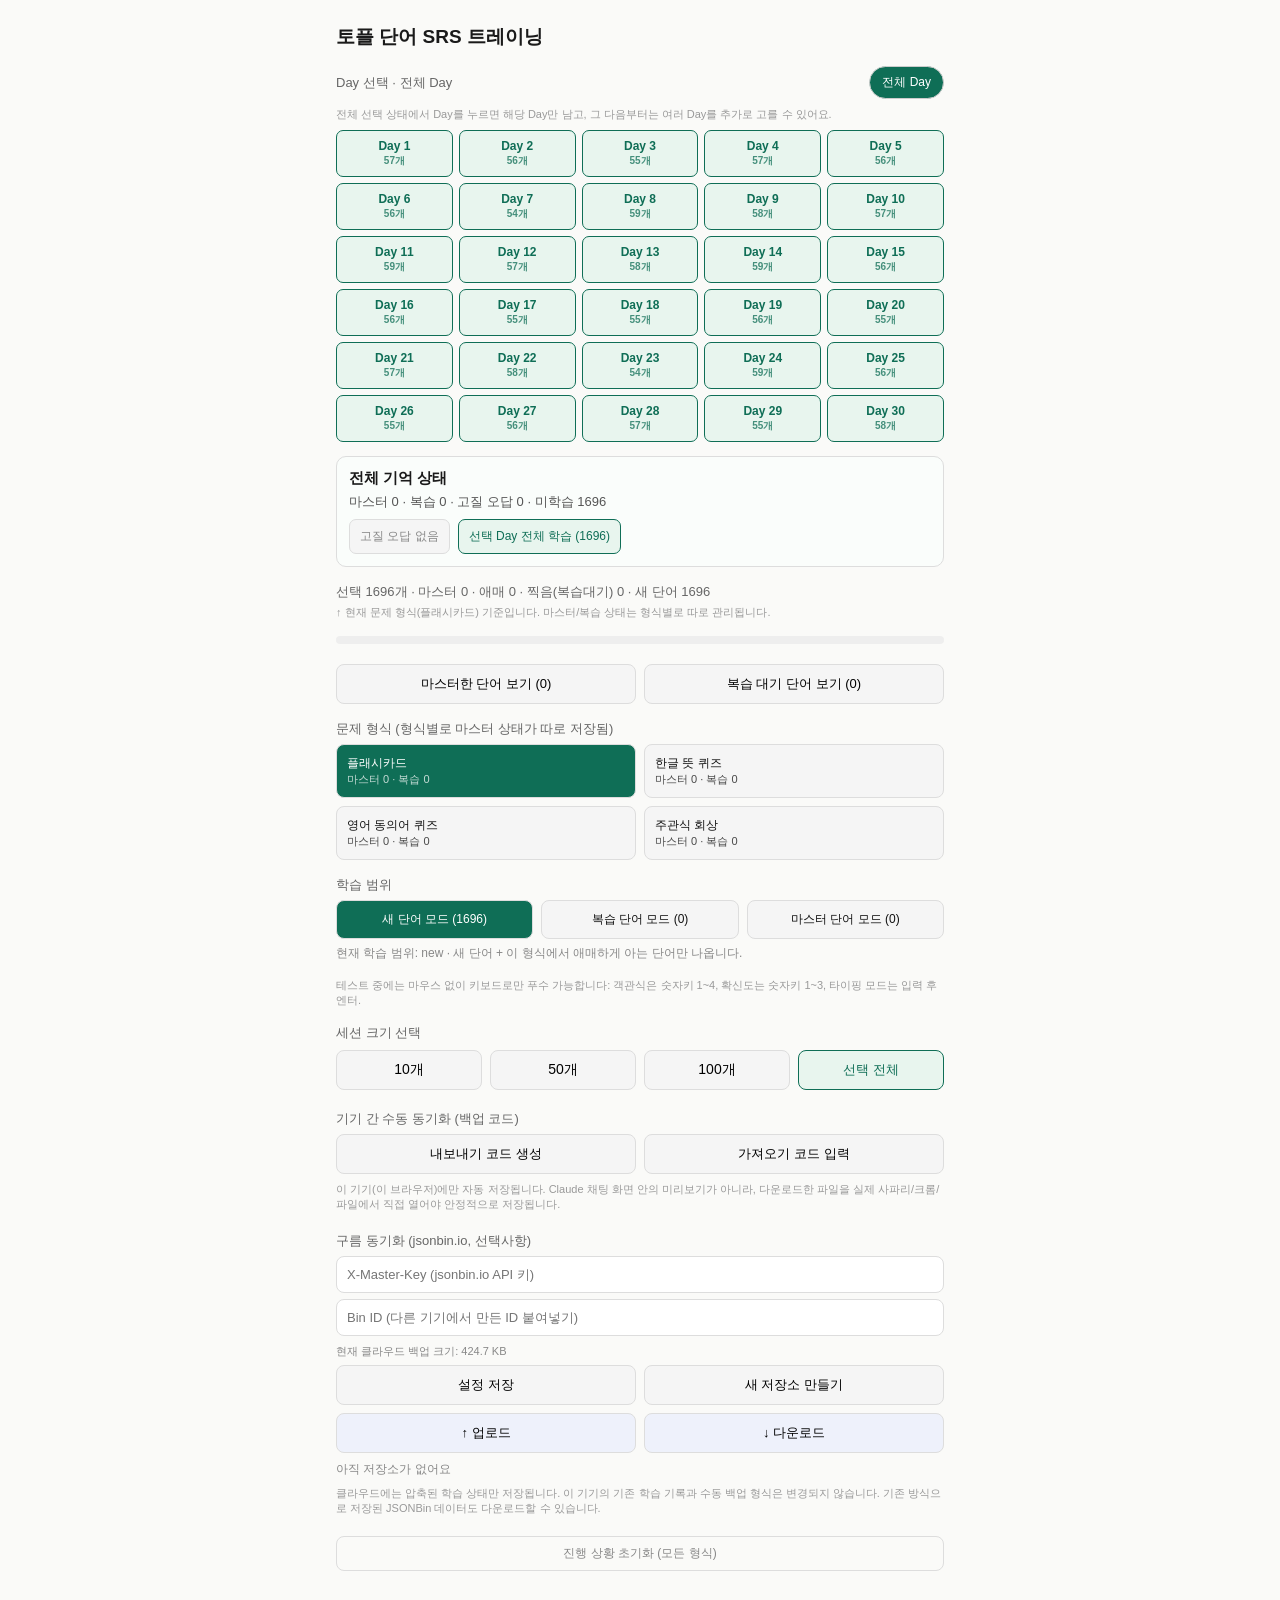
<file: toefl_vocab_srs_textbook_2.html>
<!DOCTYPE html>
<html lang="ko">
<head>
<meta charset="UTF-8">
<meta name="viewport" content="width=device-width, initial-scale=1.0, maximum-scale=1.0, user-scalable=no, viewport-fit=cover">
<meta name="apple-mobile-web-app-capable" content="yes">
<meta name="apple-mobile-web-app-status-bar-style" content="default">
<meta name="mobile-web-app-capable" content="yes">
<title>토플 단어 SRS</title>
<style>
  * { box-sizing: border-box; -webkit-tap-highlight-color: transparent; }
  html, body {
    margin: 0; padding: 0;
    font-family: -apple-system, BlinkMacSystemFont, "Apple SD Gothic Neo", "Segoe UI", "Noto Sans KR", Roboto, sans-serif;
    background: #fafaf8; color: #1a1a1a; -webkit-text-size-adjust: 100%;
  }
  body { padding: env(safe-area-inset-top) env(safe-area-inset-right) env(safe-area-inset-bottom) env(safe-area-inset-left); }
  button { font-family: inherit; -webkit-appearance: none; appearance: none; }
  input { font-family: inherit; -webkit-appearance: none; appearance: none; }
  #app { max-width: 640px; margin: 0 auto; padding: 16px; }
  .kbd { display:inline-block; min-width:16px; text-align:center; font-size:11px; opacity:0.55; border:1px solid currentColor; border-radius:4px; padding:0 4px; margin-right:8px; }
  @media (prefers-color-scheme: dark) { html, body { background: #16161a; color: #eaeaea; } }
</style>
</head>
<body>
<div id="app"></div>
<script>
const WORDS = [{"en":"exploit","ko":"이용하다, 착취하다","cl":"이용/보상"},{"en":"account for","ko":"설명하다, (비율을) 차지하다","cl":"이용/보상"},{"en":"particular","ko":"특정한, 특별한","cl":"두드러짐"},{"en":"prominent","ko":"두드러진, 저명한","cl":"두드러짐"},{"en":"replenish","ko":"다시 채우다, 보충하다","cl":"채우다"},{"en":"indigenous","ko":"토착의, 원산의","cl":"존재/기원"},{"en":"pinpoint","ko":"정확히 찾아내다, 콕 집다","cl":"찾다/조사"},{"en":"annihilate","ko":"전멸시키다, 완전히 파괴하다","cl":"제거/파괴"},{"en":"conversely","ko":"반대로, 역으로","cl":"부사혼동"},{"en":"investigate","ko":"조사하다","cl":"찾다/조사"},{"en":"assure","ko":"장담하다, 확언하다","cl":"확실/입증"},{"en":"entire","ko":"전체의","cl":"전체/양"},{"en":"compensate for","ko":"보상하다, 상쇄하다","cl":"이용/보상"},{"en":"postulate","ko":"(증거 없이) 가정하다, 상정하다","cl":"가정/추정"},{"en":"magnify","ko":"확대하다, 과장하다","cl":"확대/과장"},{"en":"afford","ko":"~할 여유가 되다, 제공하다","cl":"이용/보상"},{"en":"conclusive","ko":"결정적인, 확정적인","cl":"확실/입증"},{"en":"unsophisticated","ko":"세련되지 않은, 소박한","cl":"세련/투박"},{"en":"justified","ko":"정당화된","cl":"확실/입증"},{"en":"deliberate","ko":"의도적인 / 신중히 생각하다","cl":"의도/신중"},{"en":"depend on","ko":"~에 의존하다, 좌우되다","cl":"이용/보상"},{"en":"substantiate","ko":"(증거로) 입증하다","cl":"확실/입증"},{"en":"successively","ko":"연속적으로, 잇달아","cl":"부사혼동"},{"en":"pervasive","ko":"만연한, 널리 퍼진","cl":"널리퍼짐"},{"en":"strenuous","ko":"몹시 힘든, 격렬한","cl":"단독"},{"en":"sleek","ko":"매끈한, 세련된","cl":"세련/투박"},{"en":"invoke","ko":"(권리 등을) 발동하다, 호소하다","cl":"단독"},{"en":"impressive","ko":"인상적인","cl":"두드러짐"},{"en":"conjunction","ko":"결합, 접속사","cl":"단독"},{"en":"astoundingly","ko":"놀랍게도","cl":"부사혼동"},{"en":"aftermath","ko":"(사건의) 여파, 결과","cl":"단독"},{"en":"promptly","ko":"즉시, 지체 없이","cl":"부사혼동"},{"en":"subdue","ko":"진압하다, 억누르다","cl":"제거/파괴"},{"en":"extant","ko":"현존하는","cl":"존재/기원"},{"en":"sedentary","ko":"앉아서 지내는, 활동이 적은","cl":"활동부족"},{"en":"eliminate","ko":"제거하다, 없애다","cl":"제거/파괴"},{"en":"perfect","ko":"완벽한 / 완벽하게 하다","cl":"단독"},{"en":"genuine","ko":"진짜의, 진실된","cl":"확실/입증"},{"en":"dominant","ko":"지배적인, 우세한","cl":"지배/최고"},{"en":"unrivaled","ko":"비할 데 없는, 타의 추종을 불허하는","cl":"지배/최고"},{"en":"paradox","ko":"역설","cl":"단독"},{"en":"neglect","ko":"방치하다, 소홀히 하다","cl":"단독"},{"en":"recall","ko":"기억해내다, 회수하다","cl":"찾다/조사"},{"en":"ascend","ko":"오르다, 상승하다","cl":"단독"},{"en":"solid","ko":"단단한, 견고한","cl":"단독"},{"en":"contour","ko":"윤곽, 외형","cl":"단독"},{"en":"inhabit","ko":"거주하다, 서식하다","cl":"존재/기원"},{"en":"irrevocably","ko":"돌이킬 수 없게","cl":"부사혼동"},{"en":"superficially","ko":"피상적으로, 표면적으로","cl":"부사혼동"},{"en":"stunted","ko":"성장이 저해된, 발육 부진의","cl":"활동부족"},{"en":"malleable","ko":"(마음이) 잘 순응하는, (금속이) 잘 늘어나는","cl":"유연/순응"},{"en":"mean","ko":"의미하다 / 비열한 / 평균의 (다의어 주의)","cl":"단독"},{"en":"exclude","ko":"배제하다, 제외하다","cl":"제거/파괴"},{"en":"mature","ko":"성숙한 / 성숙해지다","cl":"성장/발달"},{"en":"pillar","ko":"기둥, (조직의) 중심인물","cl":"단독"},{"en":"encroachment","ko":"(권리 등의) 침해, 잠식","cl":"단독"},{"en":"no wonder","ko":"~은 놀랄 것도 없다","cl":"부사혼동"},{"en":"virtually","ko":"사실상, 거의","cl":"부사혼동"},{"en":"unprecedented","ko":"전례 없는","cl":"지배/최고"},{"en":"grow accustomed to","ko":"~에 익숙해지다","cl":"단독"},{"en":"intrigue","ko":"강한 흥미를 끌다 / 음모","cl":"단독"},{"en":"implausible","ko":"믿기 어려운, 타당해 보이지 않는","cl":"확실/입증(반의)"},{"en":"decline","ko":"감소하다 / 거절하다 (다의어 주의)","cl":"증감"},{"en":"contemporary","ko":"동시대의, 현대의","cl":"단독"},{"en":"allocate","ko":"할당하다, 배분하다","cl":"단독"},{"en":"drastically","ko":"급격하게","cl":"부사혼동"},{"en":"heterogeneous","ko":"이질적인, 여러 다른 요소로 된","cl":"다양성"},{"en":"conspicuous","ko":"눈에 띄는","cl":"두드러짐"},{"en":"prolific","ko":"다작의, 多産의","cl":"단독"},{"en":"fluctuation","ko":"변동, 등락","cl":"증감"},{"en":"encourage","ko":"격려하다, 장려하다","cl":"단독"},{"en":"abrupt","ko":"갑작스러운","cl":"단독"},{"en":"evaluate","ko":"평가하다","cl":"찾다/조사"},{"en":"comprehensive","ko":"포괄적인","cl":"전체/양"},{"en":"engrave","ko":"(문자·그림을) 새기다","cl":"단독"},{"en":"slight","ko":"약간의, 사소한","cl":"단독"},{"en":"monotonous","ko":"단조로운","cl":"단독"},{"en":"regard","ko":"여기다, 간주하다","cl":"단독"},{"en":"obsession with","ko":"~에 대한 집착","cl":"단독"},{"en":"optimize","ko":"최적화하다","cl":"단독"},{"en":"supplant","ko":"대체하다, 대신하다","cl":"단독"},{"en":"colossal","ko":"거대한","cl":"전체/양"},{"en":"diffuse","ko":"확산되다 / 분산된","cl":"널리퍼짐"},{"en":"mechanics","ko":"역학, (작동) 방식","cl":"단독"},{"en":"susceptible to","ko":"~에 취약한, 영향받기 쉬운","cl":"단독"},{"en":"emanate","ko":"(from) 나오다, 발산하다","cl":"단독"},{"en":"conventionally","ko":"관습적으로","cl":"부사혼동"},{"en":"expansive","ko":"광범위한, 확장하는","cl":"전체/양"},{"en":"sporadically","ko":"산발적으로, 이따금","cl":"부사혼동"},{"en":"comparative","ko":"비교의, 상대적인","cl":"단독"},{"en":"stamp out","ko":"근절하다, 진압하다","cl":"제거/파괴"},{"en":"stagnation","ko":"정체","cl":"단독"},{"en":"innate","ko":"타고난, 선천적인","cl":"존재/기원"},{"en":"obsolete","ko":"구식의, 쓸모없게 된","cl":"단독"},{"en":"specify","ko":"명시하다, 구체적으로 말하다","cl":"단독"},{"en":"endure","ko":"견디다, 지속되다","cl":"단독"},{"en":"conceivable","ko":"상상할 수 있는, 있을 법한","cl":"확실/입증"},{"en":"sufficiently","ko":"충분히","cl":"부사혼동"},{"en":"entail","ko":"수반하다","cl":"단독"},{"en":"depict","ko":"묘사하다","cl":"단독"},{"en":"integration","ko":"통합","cl":"단독"},{"en":"stockpile","ko":"비축하다, 비축량","cl":"채우다"},{"en":"capture","ko":"포착하다, 사로잡다","cl":"단독"},{"en":"landscape","ko":"풍경, (분야의) 지형/판도","cl":"단독"},{"en":"elaborately","ko":"정교하게","cl":"세련/투박"},{"en":"autonomous","ko":"자율적인, 독립적인","cl":"단독"},{"en":"boom","ko":"급증, 호황","cl":"증감"},{"en":"supremacy","ko":"우위, 패권","cl":"지배/최고"},{"en":"ravage","ko":"황폐화시키다","cl":"제거/파괴"},{"en":"authority","ko":"권위, 권한","cl":"단독"},{"en":"plug","ko":"막다, 메우다 / 플러그","cl":"단독"},{"en":"discrepancy","ko":"불일치, 차이","cl":"단독"},{"en":"elucidate","ko":"명확히 설명하다","cl":"단독"},{"en":"simultaneous","ko":"동시의","cl":"단독"},{"en":"vast","ko":"광대한, 막대한","cl":"전체/양"},{"en":"reluctant","ko":"꺼리는, 마지못한","cl":"단독"},{"en":"conjecture","ko":"추측, 추측하다","cl":"가정/추정"},{"en":"embed","ko":"깊이 박다, 내재시키다","cl":"단독"},{"en":"vow","ko":"맹세하다","cl":"단독"},{"en":"counter","ko":"반박하다, 대응하다","cl":"단독"},{"en":"apparent","ko":"명백한, 겉보기의(다의어)","cl":"확실/입증"},{"en":"bombard","ko":"(질문 등을) 퍼붓다, 포격하다","cl":"단독"},{"en":"reveal","ko":"드러내다, 밝히다","cl":"단독"},{"en":"sturdy","ko":"튼튼한","cl":"단독"},{"en":"traditionally","ko":"전통적으로","cl":"부사혼동"},{"en":"correspondingly","ko":"상응하게, 그에 따라","cl":"부사혼동"},{"en":"trigger","ko":"촉발하다, 유발하다","cl":"단독"},{"en":"spontaneous","ko":"자발적인, 즉흥적인","cl":"단독"},{"en":"miniature","ko":"축소된, 소형의","cl":"단독"},{"en":"commission","ko":"위임하다, 의뢰하다 / 위원회","cl":"단독"},{"en":"remarkable","ko":"놀랄 만한, 주목할 만한","cl":"두드러짐"},{"en":"effort","ko":"노력","cl":"단독"},{"en":"manifestation","ko":"(구체적인) 표현, 드러남","cl":"단독"},{"en":"prior","ko":"이전의","cl":"단독"},{"en":"cast about","ko":"(해결책 등을) 찾아 헤매다","cl":"찾다/조사"},{"en":"rigorous","ko":"엄격한, 철저한","cl":"단독"},{"en":"compulsory","ko":"의무적인, 필수의","cl":"단독"},{"en":"subsidiary","ko":"부수적인 / 자회사","cl":"단독"},{"en":"status","ko":"지위, 상태","cl":"단독"},{"en":"emphasize","ko":"강조하다","cl":"단독"},{"en":"largely","ko":"대체로, 주로","cl":"부사혼동"},{"en":"experimental","ko":"실험적인","cl":"단독"},{"en":"drain","ko":"배수하다, 소모시키다","cl":"단독"},{"en":"denote","ko":"나타내다, 의미하다","cl":"단독"},{"en":"repudiate","ko":"거부하다, 부인하다","cl":"단독"},{"en":"contradictory","ko":"모순되는","cl":"단독"},{"en":"propagate","ko":"전파하다, 번식시키다","cl":"널리퍼짐"},{"en":"ensure","ko":"보장하다, 확실하게 하다","cl":"확실/입증"},{"en":"pore","ko":"(over) 자세히 살피다, 응시하다 / 모공","cl":"찾다/조사"},{"en":"alternate","ko":"번갈아 하다 / 대안의","cl":"단독"},{"en":"devastating","ko":"처참한, 파괴적인","cl":"제거/파괴"},{"en":"mingle with","ko":"~와 어울리다, 섞이다","cl":"단독"},{"en":"continued","ko":"계속되는, 지속적인","cl":"단독"},{"en":"attempt","ko":"시도, 시도하다","cl":"단독"},{"en":"subterfuge","ko":"(책략적인) 속임수","cl":"단독"},{"en":"convert","ko":"전환하다, 개조하다","cl":"단독"},{"en":"contention","ko":"논쟁, 주장","cl":"단독"},{"en":"migrate","ko":"이주하다","cl":"단독"},{"en":"succession","ko":"연속, 계승","cl":"단독"},{"en":"tentativeness","ko":"잠정성, 망설임","cl":"단독"},{"en":"fragmentary","ko":"단편적인, 조각난","cl":"단독"},{"en":"legendary","ko":"전설적인, 아주 유명한","cl":"지배/최고"},{"en":"setback","ko":"차질, 좌절","cl":"단독"},{"en":"fine-tune","ko":"미세하게 조정하다","cl":"단독"},{"en":"enthusiastic","ko":"열정적인","cl":"단독"},{"en":"loose","ko":"헐거운, 느슨한","cl":"단독"},{"en":"portrait","ko":"초상화, 인물 묘사","cl":"단독"},{"en":"terminology","ko":"(전문) 용어","cl":"단독"},{"en":"readily","ko":"손쉽게, 기꺼이","cl":"부사혼동"},{"en":"advocate","ko":"지지하다, 옹호자","cl":"단독"},{"en":"utterly","ko":"완전히, 전적으로","cl":"부사혼동"},{"en":"abound","ko":"풍부하다, 많이 있다","cl":"전체/양"},{"en":"formidable","ko":"가공할, 만만찮은","cl":"전체/양"},{"en":"enormous","ko":"거대한, 막대한","cl":"전체/양"},{"en":"disband","ko":"해산하다","cl":"제거/파괴"},{"en":"alleged","ko":"(증거 없이) 주장된, ~라고 하는","cl":"확실/입증(반의)"},{"en":"renowned","ko":"유명한, 명성 있는","cl":"지배/최고"},{"en":"versatile","ko":"다재다능한","cl":"단독"},{"en":"prohibitive","ko":"(가격 등이) 엄두를 못 낼 정도의","cl":"단독"},{"en":"option","ko":"선택(권)","cl":"단독"},{"en":"inherent","ko":"내재된, 고유의","cl":"존재/기원"},{"en":"justly","ko":"정당하게","cl":"확실/입증"},{"en":"provoke","ko":"유발하다, 자극하다","cl":"단독"},{"en":"impermeable","ko":"불침투성의, 통과시키지 않는","cl":"단독"},{"en":"momentous","ko":"중대한","cl":"두드러짐"},{"en":"forestall","ko":"(미리 조치해) 막다, 저지하다","cl":"제거/파괴"},{"en":"therefore","ko":"그러므로","cl":"부사혼동"},{"en":"persuade","ko":"설득하다","cl":"단독"},{"en":"proximity","ko":"근접함, 가까움","cl":"단독"},{"en":"dependable","ko":"믿을 만한","cl":"확실/입증"},{"en":"ensuing","ko":"뒤이어 일어나는","cl":"단독"},{"en":"appreciably","ko":"상당히, 눈에 띄게","cl":"부사혼동"},{"en":"obligate","ko":"의무를 지우다","cl":"단독"},{"en":"wholesale","ko":"대규모의, 전면적인 / 도매의","cl":"전체/양"},{"en":"dweller","ko":"거주자","cl":"존재/기원"},{"en":"tacit","ko":"암묵적인, 무언의","cl":"단독"},{"en":"resolve","ko":"해결하다, 결심하다","cl":"단독"},{"en":"merit","ko":"가치, 장점","cl":"단독"},{"en":"notion","ko":"개념, 관념","cl":"단독"},{"en":"synthesize","ko":"종합하다, 합성하다","cl":"단독"},{"en":"spectrum","ko":"범위, 스펙트럼","cl":"단독"},{"en":"stream","ko":"흐름, 개울","cl":"단독"},{"en":"rupture","ko":"파열, 결렬","cl":"제거/파괴"},{"en":"presuppose","ko":"전제로 하다","cl":"가정/추정"},{"en":"well-to-do","ko":"부유한","cl":"단독"},{"en":"appeal","ko":"매력, 호소하다","cl":"단독"},{"en":"accurately","ko":"정확하게","cl":"부사혼동"},{"en":"fastidious","ko":"까다로운, 세심한","cl":"단독"},{"en":"contraction","ko":"수축","cl":"단독"},{"en":"stimulus","ko":"자극(제)","cl":"단독"},{"en":"track","ko":"추적하다, 진로","cl":"찾다/조사"},{"en":"tame","ko":"길들이다, 길들여진","cl":"단독"},{"en":"install","ko":"설치하다","cl":"단독"},{"en":"chronicle","ko":"연대기, 기록하다","cl":"단독"},{"en":"novel","ko":"새로운, 참신한 / 소설","cl":"단독"},{"en":"isolated","ko":"고립된, 격리된","cl":"단독"},{"en":"exposed","ko":"노출된","cl":"단독"},{"en":"intermingled","ko":"뒤섞인","cl":"단독"},{"en":"succulent","ko":"즙이 많은, 다육질의","cl":"단독"},{"en":"homogeneous","ko":"동질적인, 균질한","cl":"다양성(반의)"},{"en":"era","ko":"시대","cl":"단독"},{"en":"threat","ko":"위협","cl":"단독"},{"en":"foul","ko":"반칙의, 더러운","cl":"단독"},{"en":"prey","ko":"먹이","cl":"단독"},{"en":"practically","ko":"실질적으로, 사실상","cl":"부사혼동"},{"en":"compelling","ko":"설득력 있는, 강렬한","cl":"두드러짐"},{"en":"ultimately","ko":"궁극적으로, 결국","cl":"부사혼동"},{"en":"bulk","ko":"대부분, 부피","cl":"전체/양"},{"en":"incompatible","ko":"양립할 수 없는","cl":"단독"},{"en":"substantially","ko":"상당히","cl":"부사혼동"},{"en":"seek","ko":"추구하다, 찾다","cl":"찾다/조사"},{"en":"unanticipated","ko":"예상치 못한","cl":"확실/입증(반의)"},{"en":"merge","ko":"합병하다, 합쳐지다","cl":"단독"},{"en":"encounter","ko":"마주치다, 접하다","cl":"단독"},{"en":"residue","ko":"잔여물","cl":"단독"},{"en":"circumstance","ko":"상황, 환경","cl":"단독"},{"en":"astonishing","ko":"놀라운","cl":"두드러짐"},{"en":"intermittently","ko":"간헐적으로","cl":"부사혼동"},{"en":"application","ko":"적용, 지원(서)","cl":"단독"},{"en":"predominant","ko":"지배적인, 우세한","cl":"지배/최고"},{"en":"remote","ko":"외딴, 원격의","cl":"단독"},{"en":"inordinate","ko":"과도한, 지나친","cl":"전체/양"},{"en":"launch","ko":"시작하다, 발사하다","cl":"단독"},{"en":"trend","ko":"경향, 추세","cl":"단독"},{"en":"embodiment","ko":"구현, 화신","cl":"단독"},{"en":"colonize","ko":"식민지로 만들다","cl":"단독"},{"en":"affect","ko":"영향을 미치다","cl":"단독"},{"en":"speculation","ko":"추측, 투기","cl":"가정/추정"},{"en":"compound","ko":"화합물, 복합의","cl":"단독"},{"en":"fascinating","ko":"매혹적인","cl":"두드러짐"},{"en":"constellation","ko":"별자리, (관련된 것들의) 집합","cl":"단독"},{"en":"unconsolidated","ko":"다져지지 않은, 굳지 않은","cl":"단독"},{"en":"outstanding","ko":"뛰어난, 미해결의(다의어)","cl":"두드러짐"},{"en":"outcome","ko":"결과","cl":"단독"},{"en":"document","ko":"문서, 기록하다","cl":"단독"},{"en":"intrinsically","ko":"본질적으로","cl":"부사혼동"},{"en":"disputatious","ko":"논쟁을 좋아하는","cl":"단독"},{"en":"diverse","ko":"다양한","cl":"다양성"},{"en":"eerie","ko":"으스스한, 기이한","cl":"단독"},{"en":"tenuous","ko":"미약한, 빈약한","cl":"단독"},{"en":"eradicate","ko":"근절하다, 뿌리뽑다","cl":"제거/파괴"},{"en":"prone to","ko":"~하기 쉬운, ~하는 경향이 있는","cl":"단독"},{"en":"lodge","ko":"(신고 등을) 제기하다, 숙박하다","cl":"단독"},{"en":"gather momentum","ko":"탄력을 받다, 기세가 붙다","cl":"단독"},{"en":"viable","ko":"실행 가능한, 생존 가능한","cl":"단독"},{"en":"impediment","ko":"장애(물)","cl":"단독"},{"en":"arid","ko":"매우 건조한, 척박한","cl":"단독"},{"en":"credible","ko":"믿을 만한, 신뢰할 수 있는","cl":"확실/입증"},{"en":"vacate","ko":"비우다, 떠나다","cl":"단독"},{"en":"cushion","ko":"완충하다, 충격을 줄이다","cl":"단독"},{"en":"peculiar","ko":"특이한, 이상한","cl":"단독"},{"en":"attributable to","ko":"~에 기인하는","cl":"단독"},{"en":"enact","ko":"(법을) 제정하다","cl":"단독"},{"en":"stratified","ko":"층을 이룬, 계층화된","cl":"단독"},{"en":"with regard to","ko":"~에 관하여","cl":"단독"},{"en":"turbulent","ko":"격동의, 격렬한","cl":"단독"},{"en":"appraisal","ko":"평가","cl":"찾다/조사"},{"en":"erroneous","ko":"잘못된, 틀린","cl":"확실/입증(반의)"},{"en":"proponent","ko":"지지자, 옹호자","cl":"단독"},{"en":"absolute","ko":"절대적인, 완전한","cl":"전체/양"},{"en":"gratify","ko":"만족시키다, 기쁘게 하다","cl":"단독"},{"en":"disperse","ko":"흩어지다, 분산시키다","cl":"널리퍼짐"},{"en":"adjacent","ko":"인접한","cl":"단독"},{"en":"sequence","ko":"순서, 연속","cl":"단독"},{"en":"detect","ko":"감지하다, 발견하다","cl":"찾다/조사"},{"en":"flexible","ko":"유연한","cl":"유연/순응"},{"en":"surpass","ko":"능가하다, 뛰어넘다","cl":"지배/최고"},{"en":"invariable","ko":"변함없는, 항상 똑같은","cl":"단독"},{"en":"dramatic","ko":"극적인","cl":"단독"},{"en":"master","ko":"통달하다, 숙달하다","cl":"단독"},{"en":"assimilate","ko":"동화되다, 흡수하다","cl":"단독"},{"en":"overwhelming","ko":"압도적인","cl":"지배/최고"},{"en":"curious","ko":"호기심이 많은","cl":"단독"},{"en":"alteration","ko":"변화, 변경","cl":"증감"},{"en":"consequence","ko":"결과","cl":"단독"},{"en":"deceive","ko":"속이다, 기만하다","cl":"단독"},{"en":"ample","ko":"충분한, 풍부한","cl":"전체/양"},{"en":"resilient","ko":"회복력 있는, 탄력 있는","cl":"단독"},{"en":"detach","ko":"분리하다, 떼어내다","cl":"단독"},{"en":"account","ko":"설명, 계좌, 간주하다(다의어)","cl":"단독"},{"en":"equilibrium","ko":"균형, 평형","cl":"단독"},{"en":"surmise","ko":"추측하다","cl":"가정/추정"},{"en":"unsuitable","ko":"부적합한","cl":"단독"},{"en":"imaginative","ko":"상상력이 풍부한","cl":"단독"},{"en":"imposing","ko":"인상적인, 위풍당당한","cl":"두드러짐"},{"en":"vitality","ko":"활력, 생명력","cl":"단독"},{"en":"vehicle","ko":"수단, 차량","cl":"단독"},{"en":"hitherto","ko":"지금까지","cl":"부사혼동"},{"en":"plague","ko":"괴롭히다, 역병","cl":"단독"},{"en":"domain","ko":"영역, 분야","cl":"단독"},{"en":"indifferent","ko":"무관심한","cl":"단독"},{"en":"champion","ko":"옹호하다, 지지하다","cl":"단독"},{"en":"deteriorate","ko":"악화되다","cl":"증감"},{"en":"assault","ko":"공격(하다)","cl":"단독"},{"en":"appropriate","ko":"적절한","cl":"단독"},{"en":"adept","ko":"능숙한","cl":"단독"},{"en":"indeed","ko":"실제로, 정말로","cl":"부사혼동"},{"en":"pursuit","ko":"추구","cl":"단독"},{"en":"incite","ko":"선동하다, 부추기다","cl":"단독"},{"en":"gurantee","ko":"보장하다","cl":"확실/입증"},{"en":"prosperity","ko":"번영","cl":"단독"},{"en":"primarily","ko":"주로","cl":"부사혼동"},{"en":"erupt","ko":"분출하다, 폭발하다","cl":"단독"},{"en":"trace","ko":"자취, 추적하다","cl":"찾다/조사"},{"en":"prestigious","ko":"명망 있는","cl":"지배/최고"},{"en":"shape","ko":"형태, 형성하다","cl":"단독"},{"en":"inflict","ko":"(고통 등을) 가하다","cl":"단독"},{"en":"portion","ko":"부분, 몫","cl":"단독"},{"en":"coincidence","ko":"우연의 일치","cl":"단독"},{"en":"propel","ko":"추진하다","cl":"단독"},{"en":"thoroughly","ko":"철저히","cl":"부사혼동"},{"en":"contemplate","ko":"심사숙고하다","cl":"단독"},{"en":"unethical","ko":"비윤리적인","cl":"단독"},{"en":"replicate","ko":"복제하다, 재현하다","cl":"단독"},{"en":"hasty","ko":"성급한","cl":"확실/입증(반의)"},{"en":"representative","ko":"대표적인, 대표(자)","cl":"단독"},{"en":"range","ko":"범위","cl":"단독"},{"en":"considerable","ko":"상당한","cl":"전체/양"},{"en":"dominate","ko":"지배하다","cl":"지배/최고"},{"en":"ratio","ko":"비율","cl":"단독"},{"en":"duplicate","ko":"복제하다, 복제(품)","cl":"단독"},{"en":"barely","ko":"거의 ~않다, 겨우","cl":"부사혼동"},{"en":"strew","ko":"흩뿌리다","cl":"널리퍼짐"},{"en":"legitimately","ko":"정당하게, 합법적으로","cl":"확실/입증"},{"en":"encapsulate","ko":"요약하다, 응축하다","cl":"단독"},{"en":"relatively","ko":"상대적으로, 비교적","cl":"부사혼동"},{"en":"hazard","ko":"위험(요소)","cl":"단독"},{"en":"paramount","ko":"가장 중요한, 최고의","cl":"지배/최고"},{"en":"unwieldy","ko":"다루기 힘든, 비대한","cl":"단독"},{"en":"subsequent","ko":"그 다음의, 후속의","cl":"단독"},{"en":"striking","ko":"눈에 띄는, 두드러진","cl":"두드러짐"},{"en":"extended","ko":"연장된, 확장된","cl":"전체/양"},{"en":"ephemeral","ko":"수명이 짧은, 덧없는","cl":"단독"},{"en":"rigid","ko":"엄격한, 단단한","cl":"단독"},{"en":"chief","ko":"주요한, 최고의","cl":"지배/최고"},{"en":"severity","ko":"심각성, 가혹함","cl":"단독"},{"en":"typical of","ko":"~의 전형적인","cl":"단독"},{"en":"enable","ko":"가능하게 하다","cl":"단독"},{"en":"empirical","ko":"경험적인, 실증적인","cl":"단독"},{"en":"controversy","ko":"논쟁","cl":"단독"},{"en":"accomplish","ko":"성취하다, 이루다","cl":"단독"},{"en":"set","ko":"놓다, 정하다 (다의어)","cl":"단독"},{"en":"lag","ko":"뒤처지다, 지연","cl":"단독"},{"en":"exude","ko":"(냄새·감정 등을) 발산하다","cl":"단독"},{"en":"interplay","ko":"상호작용","cl":"단독"},{"en":"precede","ko":"~에 앞서다, 선행하다","cl":"단독"},{"en":"manipulation","ko":"조작, 다루기","cl":"단독"},{"en":"dry","ko":"건조한","cl":"단독"},{"en":"assist with","ko":"~을 돕다","cl":"단독"},{"en":"acute","ko":"극심한, 예리한, 급성의","cl":"단독"},{"en":"article","ko":"기사, 조항, 물건","cl":"단독"},{"en":"scrutiny","ko":"정밀 조사","cl":"찾다/조사"},{"en":"recompense","ko":"보상(하다)","cl":"이용/보상"},{"en":"reflect","ko":"반영하다, 반사하다","cl":"단독"},{"en":"immeasurably","ko":"헤아릴 수 없이, 엄청나게","cl":"부사혼동"},{"en":"rudiments","ko":"기초, 기본 원리","cl":"단독"},{"en":"mortality","ko":"사망률, 죽음을 피할 수 없음","cl":"단독"},{"en":"awkward","ko":"어색한, 서투른","cl":"단독"},{"en":"constrain","ko":"제한하다, 강제하다","cl":"단독"},{"en":"turmoil","ko":"혼란, 소란","cl":"단독"},{"en":"property","ko":"속성, 재산","cl":"단독"},{"en":"fuel","ko":"연료를 공급하다, 부채질하다","cl":"단독"},{"en":"majestic","ko":"장엄한, 위엄 있는","cl":"두드러짐"},{"en":"preeminent","ko":"탁월한, 뛰어난","cl":"지배/최고"},{"en":"crude","ko":"대충의, 조잡한, 원유의","cl":"세련/투박"},{"en":"variety","ko":"다양성","cl":"다양성"},{"en":"typically","ko":"전형적으로, 보통","cl":"부사혼동"},{"en":"supplementary","ko":"보충의, 추가의","cl":"채우다"},{"en":"reduce","ko":"줄이다","cl":"증감"},{"en":"subject","ko":"대상, 학과, 지배하다(다의어)","cl":"단독"},{"en":"flee","ko":"도망치다","cl":"단독"},{"en":"furthermore","ko":"게다가, 더욱이","cl":"부사혼동"},{"en":"proliferate","ko":"급증하다, 확산되다","cl":"증감"},{"en":"assess","ko":"평가하다","cl":"찾다/조사"},{"en":"spur","ko":"자극하다, 박차를 가하다","cl":"단독"},{"en":"eclectic","ko":"다양한 출처를 취합한, 절충적인","cl":"다양성"},{"en":"crucial","ko":"결정적인, 중요한","cl":"확실/입증"},{"en":"intricate","ko":"복잡한, 정교한","cl":"단독"},{"en":"palatial","ko":"궁전 같은, 웅장한","cl":"두드러짐"},{"en":"potent","ko":"강력한","cl":"단독"},{"en":"extract","ko":"추출하다, 발췌","cl":"단독"},{"en":"course through","ko":"(혈액 등이) ~을 타고 흐르다","cl":"단독"},{"en":"criterion","ko":"기준","cl":"단독"},{"en":"enjoy","ko":"즐기다, 누리다(다의어)","cl":"단독"},{"en":"inadvertently","ko":"무심코, 부주의로","cl":"부사혼동"},{"en":"peril","ko":"위험","cl":"단독"},{"en":"arduous","ko":"몹시 힘든, 고된","cl":"단독"},{"en":"feat","ko":"(뛰어난) 업적, 위업","cl":"단독"},{"en":"friction","ko":"마찰, 갈등","cl":"단독"},{"en":"materialize","ko":"실현되다, 구체화되다","cl":"단독"},{"en":"regulate","ko":"규제하다, 조절하다","cl":"단독"},{"en":"demise","ko":"종말, 사망","cl":"단독"},{"en":"frankly","ko":"솔직히","cl":"부사혼동"},{"en":"immensely","ko":"엄청나게, 대단히","cl":"부사혼동"},{"en":"deem","ko":"~로 여기다, 간주하다","cl":"단독"},{"en":"consumption","ko":"소비","cl":"단독"},{"en":"suspend","ko":"중단하다, 매달다","cl":"단독"},{"en":"prevent","ko":"막다, 예방하다","cl":"제거/파괴"},{"en":"authentic","ko":"진짜의, 진품의","cl":"확실/입증"},{"en":"redundant","ko":"불필요한, 여분의","cl":"단독"},{"en":"profuse","ko":"아낌없는, 많은","cl":"전체/양"},{"en":"ornament","ko":"장식(품)","cl":"단독"},{"en":"demolish","ko":"철거하다, 파괴하다","cl":"제거/파괴"},{"en":"voracious","ko":"게걸스러운, 탐욕스러운","cl":"단독"},{"en":"as well as","ko":"~뿐만 아니라","cl":"단독"},{"en":"extreme","ko":"극단적인","cl":"단독"},{"en":"reform","ko":"개혁하다","cl":"단독"},{"en":"determinant","ko":"결정 요인","cl":"단독"},{"en":"inclination","ko":"성향, 경향","cl":"단독"},{"en":"inflation","ko":"물가 상승, 인플레이션","cl":"증감"},{"en":"routine","ko":"일상적인, 판에 박힌","cl":"단독"},{"en":"accessible","ko":"접근 가능한","cl":"단독"},{"en":"constituent","ko":"구성 요소, 유권자","cl":"단독"},{"en":"insolent","ko":"무례한, 건방진","cl":"단독"},{"en":"to be sure","ko":"확실히, 물론","cl":"확실/입증"},{"en":"broadly","ko":"대체로, 넓게","cl":"부사혼동"},{"en":"echo","ko":"반향, 반복하다","cl":"단독"},{"en":"shoddy","ko":"조잡한, 저급한","cl":"세련/투박"},{"en":"gear","ko":"장비, 기어","cl":"단독"},{"en":"absorb","ko":"흡수하다","cl":"단독"},{"en":"whereby","ko":"그것에 의하여","cl":"단독"},{"en":"assemble","ko":"조립하다, 모으다","cl":"단독"},{"en":"liberate","ko":"해방시키다","cl":"단독"},{"en":"rational","ko":"합리적인, 이성적인","cl":"단독"},{"en":"resistance","ko":"저항","cl":"단독"},{"en":"indefinite period","ko":"무기한","cl":"단독"},{"en":"ardent","ko":"열렬한","cl":"단독"},{"en":"extinct","ko":"멸종된","cl":"존재/기원(반의)"},{"en":"be accompanied by","ko":"~을 동반하다","cl":"단독"},{"en":"overestimated","ko":"과대평가된","cl":"증감"},{"en":"initiate","ko":"시작하다, 착수시키다","cl":"단독"},{"en":"trmendous","ko":"엄청난","cl":"전체/양"},{"en":"breakthrough","ko":"돌파구, 획기적 발전","cl":"두드러짐"},{"en":"cope with","ko":"~에 대처하다","cl":"단독"},{"en":"inducement","ko":"유인, 동기","cl":"단독"},{"en":"irreversible","ko":"되돌릴 수 없는","cl":"단독"},{"en":"comprise","ko":"구성하다, 포함하다","cl":"단독"},{"en":"culmination","ko":"정점, 최고조","cl":"두드러짐"},{"en":"allegiance","ko":"충성","cl":"단독"},{"en":"notable","ko":"주목할 만한, 유명한","cl":"두드러짐"},{"en":"idiosyncrasy","ko":"(개인의) 특이한 습성","cl":"단독"},{"en":"minute","ko":"미세한, 사소한","cl":"단독"},{"en":"markedly","ko":"현저하게, 뚜렷하게","cl":"부사혼동"},{"en":"phenomenon","ko":"현상","cl":"단독"},{"en":"disseminate","ko":"퍼뜨리다, 전파하다","cl":"널리퍼짐"},{"en":"current","ko":"현재의 / 흐름, 해류","cl":"단독"},{"en":"detrimental","ko":"해로운","cl":"단독"},{"en":"presume","ko":"추정하다","cl":"가정/추정"},{"en":"anarchy","ko":"무정부 상태, 혼란","cl":"단독"},{"en":"snake","ko":"뱀 / 구불구불 나아가다","cl":"단독"},{"en":"sophisticated","ko":"세련된, 정교한","cl":"세련/투박"},{"en":"derive","ko":"~에서 유래하다, 끌어내다","cl":"존재/기원"},{"en":"sole","ko":"유일한","cl":"단독"},{"en":"embellish","ko":"꾸미다, 장식하다","cl":"단독"},{"en":"antagonize","ko":"적대시하다, 반감을 사다","cl":"단독"},{"en":"yearn","ko":"갈망하다","cl":"단독"},{"en":"permit","ko":"허용하다","cl":"단독"},{"en":"scarcity","ko":"부족, 결핍","cl":"단독"},{"en":"renounce","ko":"포기하다, 단념하다","cl":"단독"},{"en":"keep in check","ko":"억제하다, 통제하다","cl":"제거/파괴"},{"en":"subsistence","ko":"생계, 자급자족","cl":"단독"},{"en":"annually","ko":"매년","cl":"부사혼동"},{"en":"emerge","ko":"나타나다, 부상하다","cl":"단독"},{"en":"customary","ko":"관습적인, 통상의","cl":"단독"},{"en":"widely","ko":"널리","cl":"부사혼동"},{"en":"assign","ko":"배정하다, 할당하다","cl":"단독"},{"en":"equivocal","ko":"모호한, 애매한","cl":"확실/입증(반의)"},{"en":"release","ko":"방출하다, 출시하다","cl":"단독"},{"en":"essentially","ko":"본질적으로","cl":"부사혼동"},{"en":"oversee","ko":"감독하다","cl":"단독"},{"en":"rapidly","ko":"빠르게","cl":"부사혼동"},{"en":"acknowledge","ko":"인정하다","cl":"단독"},{"en":"rough","ko":"거친, 대략적인","cl":"단독"},{"en":"preclude","ko":"(미리) 막다, 배제하다","cl":"제거/파괴"},{"en":"portable","ko":"휴대 가능한","cl":"단독"},{"en":"presumable","ko":"추정할 수 있는","cl":"가정/추정"},{"en":"calculatedly","ko":"계산적으로, 의도적으로","cl":"부사혼동"},{"en":"deviation","ko":"일탈, 편차","cl":"단독"},{"en":"hairline","ko":"미세한 (금 등) / 헤어라인","cl":"단독"},{"en":"formulate","ko":"(생각 등을) 공식화하다, 명확히 표현하다","cl":"단독"},{"en":"astute","ko":"영리한, 통찰력 있는","cl":"단독"},{"en":"reliable","ko":"믿을 만한","cl":"확실/입증"},{"en":"take precedence over","ko":"~보다 우선하다","cl":"지배/최고"},{"en":"allusion","ko":"암시, 언급","cl":"단독"},{"en":"locomotion","ko":"이동, 운동","cl":"단독"},{"en":"principally","ko":"주로","cl":"부사혼동"},{"en":"rebellion","ko":"반란","cl":"단독"},{"en":"revive","ko":"되살리다, 회복시키다","cl":"단독"},{"en":"modify","ko":"수정하다","cl":"단독"},{"en":"initially","ko":"처음에","cl":"부사혼동"},{"en":"critical","ko":"중대한, 비판적인","cl":"확실/입증"},{"en":"luminous","ko":"빛나는, 밝은","cl":"두드러짐"},{"en":"facilitate","ko":"촉진하다, 용이하게 하다","cl":"단독"},{"en":"refinement","ko":"정제, 세련됨","cl":"세련/투박"},{"en":"attribute","ko":"~탓으로 돌리다 / 속성","cl":"단독"},{"en":"belch","ko":"트림하다, (연기 등을) 내뿜다","cl":"단독"},{"en":"underrate","ko":"과소평가하다","cl":"증감"},{"en":"immense","ko":"거대한, 막대한","cl":"전체/양"},{"en":"virtue","ko":"미덕, 장점","cl":"단독"},{"en":"bustling","ko":"부산한, 북적거리는","cl":"단독"},{"en":"distinct","ko":"뚜렷한, 별개의","cl":"두드러짐"},{"en":"thriving","ko":"번성하는","cl":"단독"},{"en":"obvious","ko":"명백한","cl":"확실/입증"},{"en":"exceptional","ko":"특출난, 예외적인","cl":"두드러짐"},{"en":"cumbersome","ko":"성가신, 다루기 힘든","cl":"단독"},{"en":"boon","ko":"요긴한 것, 혜택","cl":"단독"},{"en":"oiptimum","ko":"최적의","cl":"지배/최고"},{"en":"uniformly","ko":"균일하게","cl":"부사혼동"},{"en":"unleash","ko":"(강한 감정·힘을) 촉발시키다, 풀어놓다","cl":"단독"},{"en":"acquire","ko":"획득하다","cl":"단독"},{"en":"enigma","ko":"수수께끼","cl":"단독"},{"en":"steadfast","ko":"확고한, 변함없는","cl":"확실/입증"},{"en":"dainty","ko":"우아한, 앙증맞은","cl":"단독"},{"en":"anomaly","ko":"이례적인 것, 변칙","cl":"단독"},{"en":"splendid","ko":"화려한, 훌륭한","cl":"두드러짐"},{"en":"rapport","ko":"친밀한 관계","cl":"단독"},{"en":"question","ko":"의문을 제기하다 / 질문","cl":"단독"},{"en":"scatter","ko":"흩뿌리다, 흩어지다","cl":"널리퍼짐"},{"en":"escalate","ko":"확대되다, 증가하다","cl":"증감"},{"en":"temporary","ko":"일시적인","cl":"단독"},{"en":"attest","ko":"입증하다, 증명하다","cl":"확실/입증"},{"en":"fortify","ko":"강화하다","cl":"단독"},{"en":"remove","ko":"제거하다","cl":"제거/파괴"},{"en":"end","ko":"끝, 끝내다","cl":"단독"},{"en":"plentiful","ko":"풍부한","cl":"전체/양"},{"en":"make it","ko":"성공하다, 해내다","cl":"단독"},{"en":"devastate","ko":"파괴하다, 황폐화시키다","cl":"제거/파괴"},{"en":"eminently","ko":"뛰어나게, 매우","cl":"부사혼동"},{"en":"subtraction","ko":"뺄셈, 감산","cl":"증감"},{"en":"as a rule of thumb","ko":"경험상, 대체로","cl":"부사혼동"},{"en":"blur","ko":"흐릿하게 만들다, 흐려지다","cl":"단독"},{"en":"relay","ko":"전달하다, 중계하다","cl":"단독"},{"en":"expandable","ko":"확장 가능한","cl":"전체/양"},{"en":"scrupulous","ko":"세심한, 꼼꼼한","cl":"단독"},{"en":"approximately","ko":"대략","cl":"부사혼동"},{"en":"paradoxical","ko":"역설적인","cl":"단독"},{"en":"source","ko":"원천, 출처","cl":"존재/기원"},{"en":"adhere","ko":"고수하다, 들러붙다","cl":"단독"},{"en":"available","ko":"이용 가능한","cl":"단독"},{"en":"get rid of","ko":"제거하다, 없애다","cl":"제거/파괴"},{"en":"repel","ko":"물리치다, 격퇴하다","cl":"단독"},{"en":"maximize","ko":"극대화하다","cl":"확대/과장"},{"en":"outermost","ko":"가장 바깥의","cl":"단독"},{"en":"bind","ko":"묶다, 결속시키다","cl":"단독"},{"en":"visible","ko":"보이는","cl":"두드러짐"},{"en":"plausible","ko":"그럴듯한, 타당한 것 같은","cl":"확실/입증"},{"en":"transform","ko":"변형시키다","cl":"단독"},{"en":"counterpart","ko":"상대(에 해당하는 것)","cl":"단독"},{"en":"nevertheless","ko":"그럼에도 불구하고","cl":"부사혼동"},{"en":"pornounced","ko":"뚜렷한, 두드러진","cl":"두드러짐"},{"en":"celebrated","ko":"유명한, 저명한","cl":"지배/최고"},{"en":"exceedingly","ko":"대단히, 매우","cl":"부사혼동"},{"en":"chancy","ko":"위험한, 불확실한","cl":"확실/입증(반의)"},{"en":"vertical","ko":"수직의","cl":"단독"},{"en":"persist","ko":"지속되다, 고집하다","cl":"단독"},{"en":"magnitude","ko":"(큰) 규모, 중요도","cl":"전체/양"},{"en":"discern","ko":"식별하다, 분간하다","cl":"찾다/조사"},{"en":"generate","ko":"발생시키다, 만들어내다","cl":"단독"},{"en":"eccentric","ko":"별난, 기이한","cl":"단독"},{"en":"alternative","ko":"대안(의)","cl":"단독"},{"en":"strategy","ko":"전략","cl":"단독"},{"en":"refine","ko":"정제하다, 다듬다","cl":"세련/투박"},{"en":"precious","ko":"귀중한, 소중한","cl":"단독"},{"en":"subtle","ko":"미묘한, 은은한","cl":"단독"},{"en":"conducive to","ko":"~에 도움이 되는","cl":"단독"},{"en":"preoccupied with","ko":"~에 몰두한","cl":"단독"},{"en":"swift","ko":"신속한","cl":"단독"},{"en":"menace","ko":"위협","cl":"단독"},{"en":"akin to","ko":"~와 유사한","cl":"단독"},{"en":"expend","ko":"(돈·에너지 등을) 쓰다, 소비하다","cl":"단독"},{"en":"belittle","ko":"얕보다, 경시하다","cl":"증감"},{"en":"commend","ko":"칭찬하다, 권장하다","cl":"단독"},{"en":"sue","ko":"고소하다","cl":"단독"},{"en":"innovation","ko":"혁신","cl":"단독"},{"en":"fragmentation","ko":"분열, 파편화","cl":"단독"},{"en":"mainly","ko":"주로","cl":"부사혼동"},{"en":"sufficient","ko":"충분한","cl":"전체/양"},{"en":"abnormally","ko":"비정상적으로","cl":"부사혼동"},{"en":"barrier","ko":"장벽","cl":"단독"},{"en":"gigantic","ko":"거대한","cl":"전체/양"},{"en":"reproduce","ko":"복제하다, 번식하다","cl":"단독"},{"en":"allow","ko":"허용하다","cl":"단독"},{"en":"penetrate","ko":"침투하다, 관통하다","cl":"단독"},{"en":"device","ko":"장치, 기구","cl":"단독"},{"en":"divergent","ko":"갈라지는, 다른","cl":"다양성"},{"en":"flaw","ko":"결함","cl":"단독"},{"en":"buffer","ko":"완충 장치","cl":"단독"},{"en":"refute","ko":"반박하다","cl":"단독"},{"en":"domestic","ko":"국내의, 가정의","cl":"단독"},{"en":"on the spur of the moment","ko":"즉흥적으로","cl":"부사혼동"},{"en":"temperate","ko":"(기후가) 온화한, 절제된","cl":"단독"},{"en":"cosistent with","ko":"~와 일치하는","cl":"확실/입증"},{"en":"splendor","ko":"화려함, 장관","cl":"두드러짐"},{"en":"prosper","ko":"번영하다","cl":"단독"},{"en":"brew","ko":"(음료를) 양조하다, (일이) 일어나려 하다","cl":"단독"},{"en":"persevere","ko":"인내하다, 꾸준히 하다","cl":"단독"},{"en":"bias","ko":"편견","cl":"단독"},{"en":"administer","ko":"관리하다, 집행하다","cl":"단독"},{"en":"groundless","ko":"근거 없는","cl":"확실/입증(반의)"},{"en":"arouse","ko":"(감정 등을) 불러일으키다","cl":"단독"},{"en":"occupy","ko":"차지하다, 점유하다","cl":"단독"},{"en":"virtual","ko":"사실상의, 가상의","cl":"단독"},{"en":"unexplored","ko":"미개척의, 탐험되지 않은","cl":"단독"},{"en":"tuned to","ko":"~에 맞춰진, 민감한","cl":"단독"},{"en":"duration","ko":"지속 기간","cl":"단독"},{"en":"massive","ko":"거대한","cl":"전체/양"},{"en":"feasible","ko":"실행 가능한","cl":"단독"},{"en":"vibrant","ko":"활기찬, 생동감 있는","cl":"단독"},{"en":"accumulation","ko":"축적","cl":"채우다"},{"en":"link","ko":"연결하다","cl":"단독"},{"en":"informally","ko":"비공식적으로","cl":"부사혼동"},{"en":"sovereign","ko":"주권을 가진, 독립된","cl":"단독"},{"en":"key","ko":"핵심적인","cl":"두드러짐"},{"en":"eventually","ko":"결국","cl":"부사혼동"},{"en":"persistent","ko":"끈질긴, 지속적인","cl":"단독"},{"en":"corroborate","ko":"(증거로) 확증하다","cl":"확실/입증"},{"en":"inaugurate","ko":"취임시키다, 개시하다","cl":"단독"},{"en":"further","ko":"더 나아가, 추가의","cl":"단독"},{"en":"concentrate on","ko":"~에 집중하다","cl":"단독"},{"en":"moreover","ko":"게다가","cl":"부사혼동"},{"en":"execute","ko":"실행하다, 처형하다","cl":"단독"},{"en":"urbane","ko":"세련된, 도시풍의","cl":"세련/투박"},{"en":"boast","ko":"자랑하다, 뽐내다","cl":"단독"},{"en":"envision","ko":"마음속에 그리다, 구상하다","cl":"단독"},{"en":"intermediate","ko":"중급의, 중간의","cl":"단독"},{"en":"frightful","ko":"끔찍한, 소름끼치는","cl":"단독"},{"en":"irrvocable","ko":"돌이킬 수 없는","cl":"단독"},{"en":"disintegration","ko":"붕괴, 분해","cl":"제거/파괴"},{"en":"burgeoning","ko":"급성장하는","cl":"증감"},{"en":"terrestrial","ko":"지구의, 육생의","cl":"단독"},{"en":"adorn","ko":"장식하다","cl":"단독"},{"en":"revolution","ko":"혁명, 회전","cl":"단독"},{"en":"randomness","ko":"무작위성","cl":"단독"},{"en":"superficial","ko":"피상적인","cl":"단독"},{"en":"diversion","ko":"전환, 오락","cl":"단독"},{"en":"originate from","ko":"~에서 비롯되다","cl":"존재/기원"},{"en":"intimate","ko":"친밀한","cl":"단독"},{"en":"blossom","ko":"꽃을 피우다, 번성하다","cl":"단독"},{"en":"groundwork","ko":"기초 작업, 토대","cl":"단독"},{"en":"trivial","ko":"사소한","cl":"단독"},{"en":"posterity","ko":"후세, 후손","cl":"단독"},{"en":"aggravate","ko":"악화시키다","cl":"증감"},{"en":"obtainable","ko":"얻을 수 있는","cl":"단독"},{"en":"extent","ko":"정도, 범위","cl":"단독"},{"en":"ingenious","ko":"독창적인, 기발한","cl":"단독"},{"en":"burst","ko":"터지다, 파열하다","cl":"단독"},{"en":"outlying","ko":"외딴, 변두리의","cl":"단독"},{"en":"revolve around","ko":"~을 중심으로 돌아가다","cl":"단독"},{"en":"meticulously","ko":"꼼꼼하게","cl":"단독"},{"en":"utilitarian","ko":"실용적인","cl":"단독"},{"en":"constitute","ko":"구성하다","cl":"단독"},{"en":"reciprocal","ko":"상호간의","cl":"단독"},{"en":"tendency","ko":"경향","cl":"단독"},{"en":"artifact","ko":"인공물, 유물","cl":"단독"},{"en":"expedite","ko":"신속히 처리하다, 촉진하다","cl":"단독"},{"en":"scenario","ko":"시나리오, 상황","cl":"단독"},{"en":"define","ko":"정의하다","cl":"단독"},{"en":"propulsion","ko":"추진(력)","cl":"단독"},{"en":"resolute","ko":"단호한, 확고한","cl":"확실/입증"},{"en":"phase","ko":"단계, 시기","cl":"단독"},{"en":"fairly","ko":"꽤, 상당히","cl":"부사혼동"},{"en":"merely","ko":"단지","cl":"부사혼동"},{"en":"decimate","ko":"(많은 수를) 크게 줄이다, 대량 살상하다","cl":"제거/파괴"},{"en":"incentive","ko":"유인책, 동기","cl":"단독"},{"en":"retrieve","ko":"되찾다, 회수하다","cl":"찾다/조사"},{"en":"compress","ko":"압축하다","cl":"단독"},{"en":"designate","ko":"지정하다","cl":"단독"},{"en":"dissemination","ko":"보급, 전파","cl":"널리퍼짐"},{"en":"marked","ko":"뚜렷한, 현저한","cl":"두드러짐"},{"en":"hypothetical","ko":"가설의, 가정의","cl":"가정/추정"},{"en":"flow","ko":"흐름, 흐르다","cl":"단독"},{"en":"precise","ko":"정확한","cl":"단독"},{"en":"stipulate","ko":"(계약 등에) 명시하다","cl":"단독"},{"en":"perspective","ko":"관점","cl":"단독"},{"en":"enhance","ko":"향상시키다","cl":"단독"},{"en":"fundamental","ko":"근본적인","cl":"단독"},{"en":"evident","ko":"명백한","cl":"확실/입증"},{"en":"shift","ko":"변화, 이동하다","cl":"증감"},{"en":"unique among","ko":"~중에서 유일한","cl":"지배/최고"},{"en":"full-fledged","ko":"완전한, 본격적인","cl":"전체/양"},{"en":"laborious","ko":"힘든, 수고로운","cl":"단독"},{"en":"emit","ko":"방출하다","cl":"단독"},{"en":"stunning","ko":"놀라운, 멋진","cl":"두드러짐"},{"en":"tantalizing","ko":"애타게 하는, 감질나는","cl":"단독"},{"en":"abandoned","ko":"버려진","cl":"단독"},{"en":"transmit","ko":"전송하다, 전달하다","cl":"단독"},{"en":"candidly","ko":"솔직하게","cl":"부사혼동"},{"en":"compulsorily","ko":"강제적으로, 의무적으로","cl":"부사혼동"},{"en":"aid","ko":"돕다, 원조","cl":"단독"},{"en":"deliberation","ko":"심사숙고, 숙의","cl":"단독"},{"en":"preposterous","ko":"터무니없는","cl":"단독"},{"en":"sparse","ko":"드문드문한, 희박한","cl":"단독"},{"en":"occasionally","ko":"가끔","cl":"부사혼동"},{"en":"inconceivable","ko":"상상할 수 없는","cl":"확실/입증(반의)"},{"en":"breeding","ko":"사육, 번식","cl":"단독"},{"en":"overriding","ko":"최우선의, 가장 중요한","cl":"지배/최고"},{"en":"favor","ko":"호의, 선호하다","cl":"단독"},{"en":"sediment","ko":"침전물, 퇴적물","cl":"단독"},{"en":"clever","ko":"영리한","cl":"단독"},{"en":"consistently","ko":"일관되게","cl":"부사혼동"},{"en":"rate","ko":"비율, 속도","cl":"단독"},{"en":"predominate","ko":"지배적이다, 우세하다","cl":"지배/최고"},{"en":"realize","ko":"깨닫다, 실현하다","cl":"단독"},{"en":"circuitous","ko":"우회하는, 완곡한","cl":"단독"},{"en":"owing to","ko":"~때문에","cl":"단독"},{"en":"model","ko":"모형, 모델","cl":"단독"},{"en":"with respect to","ko":"~에 관하여","cl":"단독"},{"en":"continous","ko":"지속적인, 연속적인","cl":"단독"},{"en":"collaborate","ko":"협력하다","cl":"단독"},{"en":"anonymous","ko":"익명의","cl":"단독"},{"en":"somewhat","ko":"다소, 약간","cl":"부사혼동"},{"en":"damaging","ko":"해로운, 손상을 주는","cl":"단독"},{"en":"dramatically","ko":"극적으로","cl":"부사혼동"},{"en":"heighten","ko":"고조시키다, 강화하다","cl":"증감"},{"en":"share","ko":"공유하다, 몫","cl":"단독"},{"en":"shortly","ko":"곧, 얼마 안 있어","cl":"부사혼동"},{"en":"besides","ko":"게다가, ~외에도","cl":"부사혼동"},{"en":"seep","ko":"스며들다","cl":"단독"},{"en":"habit","ko":"습관","cl":"단독"},{"en":"lethal","ko":"치명적인","cl":"단독"},{"en":"modest","ko":"겸손한, 적당한","cl":"단독"},{"en":"component","ko":"구성 요소","cl":"단독"},{"en":"exploitation","ko":"착취, 이용","cl":"이용/보상"},{"en":"relic","ko":"유물","cl":"단독"},{"en":"profoundly","ko":"깊이, 매우","cl":"부사혼동"},{"en":"deflect","ko":"방향을 바꾸게 하다, 피하게 하다","cl":"단독"},{"en":"highlight","ko":"강조하다, 부각시키다","cl":"두드러짐"},{"en":"exert","ko":"(영향력·힘을) 행사하다","cl":"단독"},{"en":"potential","ko":"잠재적인, 잠재력","cl":"단독"},{"en":"recurring","ko":"반복되는","cl":"단독"},{"en":"meager","ko":"빈약한, 부족한","cl":"단독"},{"en":"prevail","ko":"만연하다, 우세하다","cl":"지배/최고"},{"en":"exclusively","ko":"오로지, 독점적으로","cl":"부사혼동"},{"en":"consensus","ko":"합의","cl":"단독"},{"en":"now and then","ko":"가끔","cl":"부사혼동"},{"en":"discrete","ko":"별개의, 분리된","cl":"단독"},{"en":"anchor","ko":"고정시키다, 닻","cl":"단독"},{"en":"improbable","ko":"있을 법하지 않은","cl":"확실/입증(반의)"},{"en":"pragmatic","ko":"실용적인","cl":"단독"},{"en":"undisputed","ko":"이의가 없는, 명백한","cl":"확실/입증"},{"en":"allocation","ko":"할당, 배분","cl":"단독"},{"en":"inconclusive","ko":"결정적이지 않은, 확실치 않은","cl":"확실/입증(반의)"},{"en":"withstand","ko":"견디다, 버티다","cl":"단독"},{"en":"cornerstone","ko":"초석, 기반","cl":"단독"},{"en":"marvelous","ko":"놀라운, 훌륭한","cl":"두드러짐"},{"en":"clue","ko":"단서","cl":"찾다/조사"},{"en":"unintentionally","ko":"무심코, 의도치 않게","cl":"부사혼동"},{"en":"peak","ko":"정점, 최고조","cl":"두드러짐"},{"en":"continual","ko":"계속되는","cl":"단독"},{"en":"thorough","ko":"철저한","cl":"단독"},{"en":"accurate","ko":"정확한","cl":"단독"},{"en":"mobilize","ko":"동원하다","cl":"단독"},{"en":"given that","ko":"~을 고려하면","cl":"단독"},{"en":"cargo","ko":"화물","cl":"단독"},{"en":"solitary","ko":"혼자의, 외로운","cl":"단독"},{"en":"slightly","ko":"약간","cl":"부사혼동"},{"en":"deliberately","ko":"의도적으로","cl":"부사혼동"},{"en":"unthinkable","ko":"상상할 수 없는","cl":"확실/입증(반의)"},{"en":"coinage","ko":"신조어, 화폐 주조","cl":"단독"},{"en":"obligation","ko":"의무","cl":"단독"},{"en":"reconcile","ko":"화해시키다, 조화시키다","cl":"단독"},{"en":"severe","ko":"심각한, 가혹한","cl":"단독"},{"en":"foremost","ko":"가장 중요한, 최고의","cl":"지배/최고"},{"en":"surge","ko":"급증, 급증하다","cl":"증감"},{"en":"hasten","ko":"서두르다, 재촉하다","cl":"단독"},{"en":"tentatively","ko":"잠정적으로","cl":"부사혼동"},{"en":"scorn","ko":"경멸하다","cl":"단독"},{"en":"throughout","ko":"~내내, 도처에","cl":"단독"},{"en":"pitfall","ko":"함정, 위험","cl":"단독"},{"en":"coupled with","ko":"~와 결합하여","cl":"단독"},{"en":"huge","ko":"거대한","cl":"전체/양"},{"en":"span","ko":"기간, 걸치다","cl":"단독"},{"en":"hollow","ko":"속이 빈, 공허한","cl":"단독"},{"en":"appreciable","ko":"상당한, 눈에 띄는","cl":"전체/양"},{"en":"shield","ko":"보호하다, 방패","cl":"단독"},{"en":"spearhead","ko":"선두에 서다, 주도하다","cl":"단독"},{"en":"methodically","ko":"체계적으로","cl":"부사혼동"},{"en":"manage to","ko":"그럭저럭 ~해내다","cl":"단독"},{"en":"intact","ko":"손상되지 않은, 온전한","cl":"단독"},{"en":"albeit","ko":"비록 ~이지만","cl":"단독"},{"en":"complex","ko":"복잡한","cl":"단독"},{"en":"conventional","ko":"관습적인, 전통적인","cl":"단독"},{"en":"reasonable","ko":"합리적인","cl":"단독"},{"en":"attainment","ko":"성취, 달성","cl":"단독"},{"en":"progressively","ko":"점진적으로","cl":"부사혼동"},{"en":"drawback","ko":"결점, 단점","cl":"단독"},{"en":"suppress","ko":"억누르다, 진압하다","cl":"제거/파괴"},{"en":"incidentally","ko":"그런데, 우연히","cl":"부사혼동"},{"en":"tactic","ko":"전술","cl":"단독"},{"en":"substantial","ko":"상당한","cl":"전체/양"},{"en":"verify","ko":"확인하다, 입증하다","cl":"확실/입증"},{"en":"sustained","ko":"지속된","cl":"단독"},{"en":"radical","ko":"급진적인, 근본적인","cl":"단독"},{"en":"prime","ko":"주요한, 최적의","cl":"지배/최고"},{"en":"grasp","ko":"파악하다, 붙잡다","cl":"단독"},{"en":"prominently","ko":"두드러지게","cl":"부사혼동"},{"en":"precipitate","ko":"촉발시키다, 성급한","cl":"단독"},{"en":"interlock","ko":"서로 맞물리다","cl":"단독"},{"en":"accordingly","ko":"그에 따라","cl":"부사혼동"},{"en":"relevant","ko":"관련 있는","cl":"단독"},{"en":"remarkably","ko":"놀랍게도, 두드러지게","cl":"부사혼동"},{"en":"disputable","ko":"논쟁의 여지가 있는","cl":"확실/입증(반의)"},{"en":"ambitious","ko":"야심찬","cl":"단독"},{"en":"congeal","ko":"응고되다, 굳다","cl":"단독"},{"en":"cautious","ko":"조심스러운","cl":"단독"},{"en":"realm","ko":"영역, 왕국","cl":"단독"},{"en":"dam","ko":"댐, 막다","cl":"단독"},{"en":"flattery","ko":"아첨","cl":"단독"},{"en":"amplify","ko":"증폭시키다, 확대하다","cl":"확대/과장"},{"en":"dimension","ko":"차원, 크기","cl":"단독"},{"en":"deplete","ko":"고갈시키다","cl":"제거/파괴"},{"en":"characteristic","ko":"특징적인, 특성","cl":"단독"},{"en":"ice sheet","ko":"대륙 빙하","cl":"단독"},{"en":"spectator","ko":"관중","cl":"단독"},{"en":"bountifully","ko":"풍부하게","cl":"전체/양"},{"en":"suffer paralysis","ko":"마비를 겪다","cl":"단독"},{"en":"variation","ko":"변화, 변형","cl":"증감"},{"en":"periphery","ko":"주변부, 외곽","cl":"단독"},{"en":"apparently","ko":"겉보기에, ~인 것 같다","cl":"부사혼동"},{"en":"far-reaching","ko":"광범위한, 지대한 영향을 미치는","cl":"전체/양"},{"en":"embody","ko":"구현하다","cl":"단독"},{"en":"evade","ko":"회피하다","cl":"단독"},{"en":"against","ko":"~에 반대하여","cl":"단독"},{"en":"due to","ko":"~때문에","cl":"단독"},{"en":"classify","ko":"분류하다","cl":"단독"},{"en":"oblige","ko":"의무를 지우다","cl":"단독"},{"en":"identical","ko":"동일한","cl":"단독"},{"en":"intimately","ko":"친밀하게, 밀접하게","cl":"부사혼동"},{"en":"questionable","ko":"의심스러운","cl":"확실/입증(반의)"},{"en":"spot","ko":"발견하다, 지점","cl":"찾다/조사"},{"en":"immerse","ko":"몰두시키다, 담그다","cl":"단독"},{"en":"not in consensus with","ko":"~와 일치하지 않는","cl":"단독"},{"en":"be tempted to","ko":"~하고 싶은 유혹을 느끼다","cl":"단독"},{"en":"inception","ko":"시작, 개시","cl":"단독"},{"en":"subsequently","ko":"그 후에","cl":"부사혼동"},{"en":"explicit","ko":"명백한, 명시적인","cl":"확실/입증"},{"en":"prevailing","ko":"지배적인, 우세한","cl":"지배/최고"},{"en":"rudimentary","ko":"기초적인, 초보의","cl":"단독"},{"en":"allude to","ko":"~을 암시하다","cl":"단독"},{"en":"assertive","ko":"자기주장이 강한","cl":"단독"},{"en":"fuse","ko":"융합시키다, 결합하다","cl":"단독"},{"en":"transitory","ko":"일시적인, 순간적인","cl":"단독"},{"en":"invioable","ko":"침해할 수 없는, 신성한","cl":"단독"},{"en":"supersede","ko":"대체하다","cl":"단독"},{"en":"abundant","ko":"풍부한","cl":"전체/양"},{"en":"significant","ko":"중요한, 상당한","cl":"두드러짐"},{"en":"elaboration","ko":"정교화, 상술","cl":"세련/투박"},{"en":"pristine","ko":"완전 새것 같은, 원래 그대로의","cl":"단독"},{"en":"steadily","ko":"꾸준히","cl":"부사혼동"},{"en":"hence","ko":"따라서","cl":"부사혼동"},{"en":"fabricate","ko":"날조하다, 제작하다","cl":"단독"},{"en":"meet","ko":"(요구 등을) 충족시키다","cl":"단독"},{"en":"devour","ko":"게걸스레 먹다","cl":"단독"},{"en":"amiss","ko":"잘못된","cl":"단독"},{"en":"figure out","ko":"이해하다, 알아내다","cl":"찾다/조사"},{"en":"augment","ko":"증가시키다","cl":"증감"},{"en":"trespass","ko":"무단 침입하다","cl":"단독"},{"en":"deduce","ko":"추론하다","cl":"가정/추정"},{"en":"quantify","ko":"수량화하다","cl":"단독"},{"en":"aggregation","ko":"집합, 총계","cl":"단독"},{"en":"lax","ko":"느슨한, 해이한","cl":"단독"},{"en":"pace","ko":"속도","cl":"단독"},{"en":"inspect","ko":"점검하다, 조사하다","cl":"찾다/조사"},{"en":"keen","ko":"열심인, 예리한","cl":"단독"},{"en":"abandon","ko":"버리다, 포기하다","cl":"단독"},{"en":"prowess","ko":"뛰어난 솜씨, 기량","cl":"두드러짐"},{"en":"anyone can see","ko":"누구나 알 수 있다","cl":"확실/입증"},{"en":"coarse","ko":"거친","cl":"세련/투박"},{"en":"impervious","ko":"영향받지 않는, 통과시키지 않는","cl":"단독"},{"en":"moderate","ko":"적당한, 온건한","cl":"단독"},{"en":"stagnant","ko":"정체된, 침체된","cl":"단독"},{"en":"drive","ko":"몰아가다, 욕구","cl":"단독"},{"en":"anxiety","ko":"불안, 걱정","cl":"단독"},{"en":"allegedly","ko":"(근거 없이) ~라고들 한다","cl":"확실/입증(반의)"},{"en":"utilize","ko":"활용하다","cl":"이용/보상"},{"en":"differential","ko":"차등의, 차별적인","cl":"단독"},{"en":"maintain","ko":"유지하다, 주장하다","cl":"단독"},{"en":"jointly","ko":"공동으로","cl":"부사혼동"},{"en":"catastrophic","ko":"대재앙의, 파멸적인","cl":"제거/파괴"},{"en":"aridity","ko":"건조함","cl":"단독"},{"en":"paradoxically","ko":"역설적으로","cl":"부사혼동"},{"en":"archetypal","ko":"전형적인, 원형의","cl":"단독"},{"en":"purposely","ko":"고의로, 일부러","cl":"부사혼동"},{"en":"collision","ko":"충돌","cl":"단독"},{"en":"implant","ko":"심다, 이식하다","cl":"단독"},{"en":"standpoint","ko":"관점, 견지","cl":"단독"},{"en":"cue","ko":"신호, 단서","cl":"찾다/조사"},{"en":"trappings","ko":"(지위 등을 나타내는) 표식, 장식","cl":"단독"},{"en":"spawn","ko":"낳다, 유발하다","cl":"단독"},{"en":"outbreak","ko":"(질병 등의) 발생, 발발","cl":"단독"},{"en":"prolonged","ko":"장기적인, 오래 계속되는","cl":"단독"},{"en":"relative","ko":"상대적인","cl":"단독"},{"en":"ultimate","ko":"궁극적인, 최고의","cl":"지배/최고"},{"en":"brittle","ko":"부서지기 쉬운, 잘 부러지는","cl":"단독"},{"en":"pioneer","ko":"개척자, 개척하다","cl":"단독"},{"en":"heritage","ko":"유산","cl":"단독"},{"en":"impetus","ko":"자극, 추진력","cl":"단독"},{"en":"threshold","ko":"문턱, 한계점","cl":"단독"},{"en":"intensify","ko":"심화시키다, 강화하다","cl":"증감"},{"en":"orchestrate","ko":"조율하다, 계획하다","cl":"단독"},{"en":"hamper","ko":"방해하다","cl":"단독"},{"en":"inhospitable","ko":"(환경이) 척박한, 살기 힘든","cl":"단독"},{"en":"roughly","ko":"대략","cl":"부사혼동"},{"en":"prevalent","ko":"널리 퍼진, 일반적인","cl":"널리퍼짐"},{"en":"orientation","ko":"방향, 성향","cl":"단독"},{"en":"converge","ko":"한 점에 모이다, 수렴하다","cl":"단독"},{"en":"inflate","ko":"부풀리다, 과장하다","cl":"확대/과장"},{"en":"terrain","ko":"지형","cl":"단독"},{"en":"critically","ko":"결정적으로, 비판적으로","cl":"부사혼동"},{"en":"in earnest","ko":"본격적으로, 진지하게","cl":"부사혼동"},{"en":"agile","ko":"민첩한","cl":"단독"},{"en":"standstill","ko":"정지, 멈춤","cl":"단독"},{"en":"persuasively","ko":"설득력 있게","cl":"부사혼동"},{"en":"miraculous","ko":"기적적인","cl":"두드러짐"},{"en":"intangible","ko":"무형의, 만질 수 없는","cl":"단독"},{"en":"secure","ko":"확보하다, 안전한","cl":"단독"},{"en":"subsist","ko":"근근이 살아가다","cl":"단독"},{"en":"undoubtedly","ko":"의심할 여지없이","cl":"확실/입증"},{"en":"dispose of","ko":"처리하다, 없애다","cl":"제거/파괴"},{"en":"archive","ko":"기록보관소, 보관하다","cl":"단독"},{"en":"regenerate","ko":"재생시키다","cl":"단독"},{"en":"mode","ko":"방식, 양식","cl":"단독"},{"en":"commemorate","ko":"기념하다","cl":"단독"},{"en":"imprecise","ko":"부정확한","cl":"확실/입증(반의)"},{"en":"state","ko":"진술하다, 상태","cl":"단독"},{"en":"aniticipate","ko":"예상하다, 기대하다","cl":"가정/추정"},{"en":"henceforth","ko":"이제부터","cl":"부사혼동"},{"en":"transparent","ko":"투명한, 명료한","cl":"단독"},{"en":"prominence","ko":"두드러짐, 명성","cl":"두드러짐"},{"en":"incorporate","ko":"포함하다, 통합하다","cl":"단독"},{"en":"meticulous","ko":"꼼꼼한, 세심한","cl":"단독"},{"en":"dismantle","ko":"해체하다","cl":"제거/파괴"},{"en":"lavish","ko":"호화로운, 아낌없는","cl":"전체/양"},{"en":"dynamic","ko":"역동적인","cl":"단독"},{"en":"overlook","ko":"간과하다, 내려다보다","cl":"단독"},{"en":"exempt","ko":"면제된, 면제하다","cl":"단독"},{"en":"as a whole","ko":"전체적으로","cl":"전체/양"},{"en":"rather","ko":"오히려, 다소","cl":"부사혼동"},{"en":"justify","ko":"정당화하다","cl":"확실/입증"},{"en":"chaotic","ko":"혼란스러운","cl":"단독"},{"en":"commence","ko":"시작되다","cl":"단독"},{"en":"improvised","ko":"즉흥적인","cl":"단독"},{"en":"stem from","ko":"~에서 비롯되다","cl":"존재/기원"},{"en":"judiciously","ko":"신중하게, 현명하게","cl":"부사혼동"},{"en":"tolerate","ko":"참다, 용인하다","cl":"단독"},{"en":"initiative","ko":"주도권, 계획","cl":"단독"},{"en":"provided that","ko":"~라는 조건 하에","cl":"단독"},{"en":"phenomenal","ko":"경이로운, 대단한","cl":"두드러짐"},{"en":"likewise","ko":"마찬가지로","cl":"부사혼동"},{"en":"tangible","ko":"유형의, 만질 수 있는","cl":"단독"},{"en":"absurd","ko":"터무니없는","cl":"단독"},{"en":"inclement","ko":"(날씨가) 궂은, 험한","cl":"단독"},{"en":"overly","ko":"지나치게","cl":"부사혼동"},{"en":"consume","ko":"소비하다","cl":"단독"},{"en":"overall","ko":"전반적인","cl":"전체/양"},{"en":"promote","ko":"촉진하다, 승진시키다","cl":"단독"},{"en":"porliferation","ko":"확산, 급증","cl":"증감"},{"en":"copious","ko":"풍부한, 다량의","cl":"전체/양"},{"en":"negligible","ko":"무시해도 될 정도의, 미미한","cl":"단독"},{"en":"notably","ko":"특히, 눈에 띄게","cl":"두드러짐"},{"en":"inhibit","ko":"억제하다","cl":"제거/파괴"},{"en":"worshiper","ko":"숭배자, 예배자","cl":"단독"},{"en":"pool","ko":"자금 등을 모으다, 웅덩이","cl":"단독"},{"en":"at the urging of","ko":"~의 권유로","cl":"단독"},{"en":"ornamental","ko":"장식적인","cl":"단독"},{"en":"regime","ko":"정권, 체제","cl":"단독"},{"en":"acclaim","ko":"찬사를 보내다, 갈채","cl":"두드러짐"},{"en":"comprehensible","ko":"이해할 수 있는","cl":"단독"},{"en":"disparity","ko":"(불공평한) 차이, 격차","cl":"단독"},{"en":"bold","ko":"대담한, 굵은","cl":"단독"},{"en":"noteworthy","ko":"주목할 만한","cl":"두드러짐"},{"en":"spectacular","ko":"장관을 이루는, 극적인","cl":"두드러짐"},{"en":"extracted from","ko":"~에서 추출된","cl":"단독"},{"en":"tantalize","ko":"애타게 하다","cl":"단독"},{"en":"allied","ko":"동맹한, 연합한","cl":"단독"},{"en":"authoritative","ko":"권위 있는","cl":"지배/최고"},{"en":"moral","ko":"도덕적인","cl":"단독"},{"en":"compatible","ko":"호환되는, 양립할 수 있는","cl":"단독"},{"en":"buildup","ko":"증강, 축적","cl":"채우다"},{"en":"stress","ko":"강조하다, 스트레스","cl":"단독"},{"en":"respective","ko":"각각의","cl":"단독"},{"en":"peculiarity","ko":"특이함, 특성","cl":"단독"},{"en":"rely upon","ko":"~에 의존하다","cl":"이용/보상"},{"en":"rapid","ko":"빠른","cl":"단독"},{"en":"saturate","ko":"흠뻑 적시다, 포화시키다","cl":"단독"},{"en":"constitution","ko":"헌법, 구성","cl":"단독"},{"en":"efface","ko":"지우다, 없애다","cl":"제거/파괴"},{"en":"manageable","ko":"관리 가능한, 다루기 쉬운","cl":"단독"},{"en":"approach","ko":"접근하다, 접근법","cl":"단독"},{"en":"routinely","ko":"일상적으로","cl":"부사혼동"},{"en":"adapt","ko":"적응하다","cl":"단독"},{"en":"implication","ko":"함의, 영향","cl":"단독"},{"en":"unambiguous","ko":"애매하지 않은, 명확한","cl":"확실/입증"},{"en":"rigor","ko":"엄격함","cl":"단독"},{"en":"contentious","ko":"논쟁을 초래하는","cl":"단독"},{"en":"competent","ko":"능숙한, 유능한","cl":"단독"},{"en":"incredible","ko":"믿기 어려운, 놀라운","cl":"확실/입증(반의)"},{"en":"string","ko":"줄, 끈","cl":"단독"},{"en":"decompose","ko":"분해되다","cl":"단독"},{"en":"lateral","ko":"측면의, 옆의","cl":"단독"},{"en":"forage","ko":"먹이를 찾다","cl":"찾다/조사"},{"en":"erect","ko":"세우다, 똑바로 선","cl":"단독"},{"en":"integral","ko":"필수적인, 완전한","cl":"단독"},{"en":"precisely","ko":"정확히","cl":"부사혼동"},{"en":"handle","ko":"다루다, 처리하다","cl":"단독"},{"en":"objective","ko":"목표, 객관적인","cl":"단독"},{"en":"deviate","ko":"벗어나다, 일탈하다","cl":"단독"},{"en":"vigor","ko":"활력, 원기","cl":"단독"},{"en":"decisive","ko":"결정적인","cl":"확실/입증"},{"en":"primordial","ko":"원시의, 태초의","cl":"존재/기원"},{"en":"cluster","ko":"무리, 군집","cl":"단독"},{"en":"revise","ko":"수정하다","cl":"단독"},{"en":"obscure","ko":"모호한, 잘 알려지지 않은","cl":"확실/입증(반의)"},{"en":"rebound","ko":"다시 튀다, 회복하다","cl":"단독"},{"en":"thus","ko":"따라서","cl":"부사혼동"},{"en":"minutely","ko":"상세하게, 미세하게","cl":"부사혼동"},{"en":"impact","ko":"영향, 충격","cl":"단독"},{"en":"luxuriant","ko":"무성한, 풍부한","cl":"전체/양"},{"en":"altogether","ko":"전적으로, 완전히","cl":"부사혼동"},{"en":"astounding","ko":"놀라운","cl":"두드러짐"},{"en":"propagation","ko":"전파, 번식","cl":"널리퍼짐"},{"en":"encroach","ko":"침해하다, 잠식하다","cl":"제거/파괴"},{"en":"bizarre","ko":"기이한","cl":"단독"},{"en":"elevate","ko":"높이다, 승격시키다","cl":"증감"},{"en":"superb","ko":"최고의, 훌륭한","cl":"두드러짐"},{"en":"accommodate","ko":"수용하다","cl":"단독"},{"en":"infinite","ko":"무한한","cl":"전체/양"},{"en":"glimpse into","ko":"~을 살짝 엿보다","cl":"찾다/조사"},{"en":"mold","ko":"틀, 형성하다","cl":"단독"},{"en":"wary","ko":"조심스러운, 경계하는","cl":"단독"},{"en":"expansion","ko":"확장","cl":"전체/양"},{"en":"autonomy","ko":"자율성","cl":"단독"},{"en":"complaint","ko":"불평, 항의","cl":"단독"},{"en":"subordinate","ko":"하위의, 종속된","cl":"단독"},{"en":"thrive","ko":"번성하다","cl":"단독"},{"en":"by and large","ko":"대체로","cl":"부사혼동"},{"en":"unique to","ko":"~에게만 있는","cl":"지배/최고"},{"en":"annual","ko":"매년의","cl":"단독"},{"en":"frigid","ko":"몹시 추운, 냉랭한","cl":"단독"},{"en":"appreciate","ko":"인정하다, 감사하다, 진가를 알아보다","cl":"단독"},{"en":"apparatus","ko":"기구, 장치","cl":"단독"},{"en":"engender","ko":"(감정 등을) 낳다, 야기하다","cl":"단독"},{"en":"adverse","ko":"불리한, 부정적인","cl":"단독"},{"en":"accomplished","ko":"뛰어난, 능숙한","cl":"두드러짐"},{"en":"conceal","ko":"숨기다","cl":"단독"},{"en":"uniform","ko":"획일적인, 균일한","cl":"단독"},{"en":"complement","ko":"보완하다","cl":"채우다"},{"en":"refrain from","ko":"~을 삼가다","cl":"단독"},{"en":"column","ko":"기둥, 칼럼","cl":"단독"},{"en":"underscore","ko":"강조하다","cl":"두드러짐"},{"en":"inspire","ko":"영감을 주다","cl":"단독"},{"en":"swell","ko":"부풀다, 증가하다","cl":"증감"},{"en":"deficient","ko":"부족한, 결핍된","cl":"단독"},{"en":"indiscriminately","ko":"무차별적으로","cl":"부사혼동"},{"en":"to some extent","ko":"어느 정도는","cl":"부사혼동"},{"en":"hierarchical","ko":"계층적인","cl":"단독"},{"en":"harness","ko":"이용하다, 활용하다","cl":"이용/보상"},{"en":"prestige","ko":"명성, 위신","cl":"지배/최고"},{"en":"radically","ko":"근본적으로, 급진적으로","cl":"부사혼동"},{"en":"exhibit","ko":"보이다, 전시하다","cl":"단독"},{"en":"deposit","ko":"예금하다, 퇴적시키다","cl":"단독"},{"en":"shatter","ko":"산산이 부수다","cl":"제거/파괴"},{"en":"barren","ko":"척박한, 불모의","cl":"단독"},{"en":"consent","ko":"동의(하다)","cl":"단독"},{"en":"give rise to","ko":"~을 야기하다","cl":"단독"},{"en":"size up","ko":"~을 판단하다, 가늠하다","cl":"찾다/조사"},{"en":"mimic","ko":"모방하다","cl":"단독"},{"en":"contiguous","ko":"인접한","cl":"단독"},{"en":"engage","ko":"참여시키다, 관계를 맺다","cl":"단독"},{"en":"initial","ko":"처음의, 초기의","cl":"단독"},{"en":"essential","ko":"필수적인","cl":"단독"},{"en":"pertinent","ko":"관련 있는, 적절한","cl":"단독"},{"en":"traumatic","ko":"대단히 충격적인","cl":"단독"},{"en":"on the whole","ko":"대체로","cl":"부사혼동"},{"en":"dispersal","ko":"분산","cl":"널리퍼짐"},{"en":"sought-after","ko":"인기 있는, 찾는 사람이 많은","cl":"두드러짐"},{"en":"expand","ko":"확장하다","cl":"전체/양"},{"en":"mastery","ko":"숙달, 통달","cl":"단독"},{"en":"perpetually","ko":"영구적으로, 끊임없이","cl":"부사혼동"},{"en":"evacuate","ko":"대피시키다","cl":"단독"},{"en":"excrete","ko":"배설하다","cl":"단독"},{"en":"gradually","ko":"점차","cl":"부사혼동"},{"en":"affluent","ko":"부유한","cl":"단독"},{"en":"stationary","ko":"움직이지 않는, 고정된","cl":"단독"},{"en":"cling to","ko":"~에 매달리다, 집착하다","cl":"단독"},{"en":"endow","ko":"(재능·자질 등을) 부여하다","cl":"단독"},{"en":"verging on","ko":"~에 가까운","cl":"단독"},{"en":"contemptuous","ko":"경멸하는","cl":"단독"},{"en":"accelerate","ko":"가속화하다","cl":"증감"},{"en":"confirm","ko":"확인하다","cl":"확실/입증"},{"en":"harsh","ko":"가혹한, 혹독한","cl":"단독"},{"en":"mere subsistence","ko":"겨우 먹고 살 정도의 생계","cl":"단독"},{"en":"adherent","ko":"지지자, 신봉자","cl":"단독"},{"en":"invaluable","ko":"매우 귀중한","cl":"단독"},{"en":"successive","ko":"연속적인","cl":"단독"},{"en":"coating","ko":"코팅, 막","cl":"단독"},{"en":"resume","ko":"재개하다","cl":"단독"},{"en":"dual","ko":"이중의","cl":"단독"},{"en":"composite","ko":"합성한, 혼합의","cl":"단독"},{"en":"illuminate","ko":"밝히다, 조명하다","cl":"단독"},{"en":"allure","ko":"매력, 유혹하다","cl":"단독"},{"en":"rekindle","ko":"(감정 등을) 다시 불붙이다","cl":"단독"},{"en":"devastation","ko":"대대적인 파괴, 황폐화","cl":"제거/파괴"},{"en":"tentative","ko":"잠정적인, 임시의","cl":"단독"},{"en":"suppose","ko":"가정하다, 추측하다","cl":"가정/추정"},{"en":"primitive","ko":"원시의","cl":"존재/기원"},{"en":"interrupt","ko":"방해하다, 중단시키다","cl":"단독"},{"en":"conform","ko":"순응하다, 따르다","cl":"단독"},{"en":"combine","ko":"결합하다","cl":"단독"},{"en":"terminal","ko":"말기의, 종점의","cl":"단독"},{"en":"point out","ko":"지적하다","cl":"단독"},{"en":"flourish","ko":"번영하다, 번성하다","cl":"단독"},{"en":"dissipate","ko":"흩어지다, 소멸시키다","cl":"제거/파괴"},{"en":"profound","ko":"깊은, 심오한","cl":"단독"},{"en":"intriguing","ko":"흥미로운","cl":"단독"},{"en":"considerably","ko":"상당히","cl":"부사혼동"},{"en":"ingenuity","ko":"독창성, 기발함","cl":"단독"},{"en":"conquer","ko":"정복하다","cl":"단독"},{"en":"fragment","ko":"조각, 파편","cl":"단독"},{"en":"spell","ko":"주문, (기간을 나타내는) ~기간","cl":"단독"},{"en":"facet","ko":"(측)면","cl":"단독"},{"en":"mundane","ko":"평범한, 일상적인","cl":"단독"},{"en":"dense","ko":"밀집한, 빽빽한","cl":"단독"},{"en":"random","ko":"무작위의","cl":"단독"},{"en":"mere","ko":"단지 ~에 불과한","cl":"단독"},{"en":"persistence","ko":"끈기","cl":"단독"},{"en":"intrusive","ko":"침해하는, 거슬리는","cl":"단독"},{"en":"culminate in","ko":"결국 ~으로 끝나다","cl":"두드러짐"},{"en":"stabilize","ko":"안정화시키다","cl":"단독"},{"en":"prompt","ko":"촉발하다, 신속한","cl":"단독"},{"en":"distinction","ko":"차이, 뛰어남","cl":"두드러짐"},{"en":"constant","ko":"끊임없는, 일정한","cl":"단독"},{"en":"appreciation","ko":"감상, 감사","cl":"단독"},{"en":"sophistication","ko":"정교함, 세련됨","cl":"세련/투박"},{"en":"pronouncement","ko":"공식 발표, 선언","cl":"단독"},{"en":"flag","ko":"표시하다, 깃발","cl":"단독"},{"en":"ambivalent","ko":"양면적인, 애매한 감정의","cl":"확실/입증(반의)"},{"en":"term","ko":"용어, 기간","cl":"단독"},{"en":"flawed","ko":"결함이 있는","cl":"단독"},{"en":"reminisce","ko":"추억에 잠기다","cl":"단독"},{"en":"destitute of","ko":"~이 전혀 없는","cl":"단독"},{"en":"regrettably","ko":"유감스럽게도","cl":"부사혼동"},{"en":"principle","ko":"원칙","cl":"단독"},{"en":"contain","ko":"포함하다, 억제하다","cl":"단독"},{"en":"juncture","ko":"(특정) 시점, 국면","cl":"단독"},{"en":"discount","ko":"무시하다, 할인하다","cl":"단독"},{"en":"or so","ko":"~쯤","cl":"부사혼동"},{"en":"dejected","ko":"낙담한","cl":"단독"},{"en":"proposal","ko":"제안","cl":"단독"},{"en":"for all","ko":"~에도 불구하고","cl":"단독"},{"en":"uniquely","ko":"독특하게","cl":"부사혼동"},{"en":"criticize","ko":"비판하다","cl":"단독"},{"en":"erode","ko":"침식시키다, 약화시키다","cl":"제거/파괴"},{"en":"tension","ko":"긴장","cl":"단독"},{"en":"ancient","ko":"고대의","cl":"단독"},{"en":"inherently","ko":"본질적으로, 선천적으로","cl":"부사혼동"},{"en":"sporadic","ko":"산발적인","cl":"단독"},{"en":"apex","ko":"정점, 꼭대기","cl":"두드러짐"},{"en":"though","ko":"비록 ~이지만","cl":"단독"},{"en":"infer","ko":"추론하다","cl":"가정/추정"},{"en":"core","ko":"핵심","cl":"단독"},{"en":"mutation","ko":"돌연변이","cl":"단독"},{"en":"thrill","ko":"전율, 흥분시키다","cl":"단독"},{"en":"mutilate","ko":"훼손시키다, 불구로 만들다","cl":"제거/파괴"},{"en":"rigidly","ko":"엄격하게, 완고하게","cl":"부사혼동"},{"en":"matter","ko":"중요하다, 문제","cl":"단독"},{"en":"contradicting","ko":"모순되는","cl":"단독"},{"en":"unwilling","ko":"꺼리는, 내키지 않는","cl":"단독"},{"en":"skeptical","ko":"회의적인","cl":"확실/입증(반의)"},{"en":"optimal","ko":"최적의","cl":"지배/최고"},{"en":"hint","ko":"암시, 힌트","cl":"단독"},{"en":"challenge","ko":"도전하다, 이의를 제기하다","cl":"단독"},{"en":"potentially","ko":"잠재적으로","cl":"부사혼동"},{"en":"compel","ko":"강요하다","cl":"단독"},{"en":"simultaneously","ko":"동시에","cl":"부사혼동"},{"en":"static","ko":"정적인, 고정된","cl":"단독"},{"en":"retain","ko":"유지하다, 보유하다","cl":"단독"},{"en":"strictly","ko":"엄격히","cl":"부사혼동"},{"en":"exceptionally","ko":"예외적으로, 특출나게","cl":"부사혼동"},{"en":"consequently","ko":"결과적으로","cl":"부사혼동"},{"en":"obtain","ko":"얻다, 획득하다","cl":"단독"},{"en":"epitomize","ko":"전형을 보여주다, 압축하다","cl":"단독"},{"en":"aggregate","ko":"총계, 합산하다","cl":"단독"},{"en":"in principle","ko":"원칙적으로","cl":"부사혼동"},{"en":"sequentially","ko":"순차적으로","cl":"부사혼동"},{"en":"surveillance","ko":"감시","cl":"찾다/조사"},{"en":"accompany","ko":"동반하다","cl":"단독"},{"en":"hazardous","ko":"위험한","cl":"단독"},{"en":"thwart","ko":"좌절시키다, 방해하다","cl":"단독"},{"en":"vanish","ko":"사라지다","cl":"제거/파괴"},{"en":"synthesis","ko":"종합, 합성","cl":"단독"},{"en":"forum","ko":"토론의 장, 포럼","cl":"단독"},{"en":"invade","ko":"침입하다","cl":"단독"},{"en":"quarters","ko":"숙소, (조직 내) 부문","cl":"단독"},{"en":"abolish","ko":"폐지하다","cl":"제거/파괴"},{"en":"staggering","ko":"충격적일 정도의, 엄청난","cl":"전체/양"},{"en":"disclose","ko":"폭로하다, 밝히다","cl":"단독"},{"en":"scores","ko":"다수, 많음","cl":"전체/양"},{"en":"eager to","ko":"~하기를 열망하는","cl":"단독"},{"en":"systematically","ko":"체계적으로","cl":"부사혼동"},{"en":"stimulate","ko":"자극하다, 촉진하다","cl":"단독"},{"en":"limited","ko":"제한된","cl":"단독"},{"en":"excessive","ko":"과도한","cl":"전체/양"},{"en":"similar","ko":"비슷한","cl":"단독"},{"en":"entitled to","ko":"~할 자격이 있는","cl":"단독"},{"en":"constantly","ko":"끊임없이","cl":"부사혼동"},{"en":"turbulence","ko":"격동, 난기류","cl":"단독"},{"en":"essence","ko":"본질","cl":"단독"},{"en":"back up","ko":"뒷받침하다, 지지하다","cl":"확실/입증"},{"en":"flexibility","ko":"유연성","cl":"유연/순응"},{"en":"archaic","ko":"고대의, 구식의","cl":"단독"},{"en":"eject","ko":"배출하다, 방출하다","cl":"단독"},{"en":"interpret","ko":"해석하다","cl":"단독"},{"en":"intensity","ko":"강도","cl":"단독"},{"en":"sloping","ko":"경사진","cl":"단독"},{"en":"endeavor","ko":"노력하다, 시도","cl":"단독"},{"en":"circumvent","ko":"피하다, 회피하다","cl":"단독"},{"en":"counterproductive","ko":"역효과를 낳는","cl":"단독"},{"en":"lucid","ko":"명료한, 명쾌한","cl":"확실/입증"},{"en":"delineate","ko":"(윤곽을) 상세히 설명하다, 묘사하다","cl":"단독"},{"en":"practical","ko":"실용적인","cl":"단독"},{"en":"revere","ko":"숭배하다, 존경하다","cl":"단독"},{"en":"unpromising","ko":"유망하지 않은","cl":"단독"},{"en":"heed","ko":"주의를 기울이다","cl":"단독"},{"en":"location","ko":"위치","cl":"단독"},{"en":"opposing","ko":"반대되는","cl":"단독"},{"en":"configuration","ko":"배치, 구성","cl":"단독"},{"en":"induce","ko":"유도하다, 설득하다","cl":"단독"},{"en":"attain","ko":"달성하다, 얻다","cl":"단독"},{"en":"erratic","ko":"불규칙한, 변덕스러운","cl":"단독"},{"en":"eventual","ko":"최종적인","cl":"단독"},{"en":"mandate","ko":"명령하다, 위임","cl":"단독"},{"en":"prosperous","ko":"번영하는","cl":"단독"},{"en":"requisite","ko":"필수의, 필요조건","cl":"단독"},{"en":"partake of","ko":"~을 함께 하다, 먹다","cl":"단독"},{"en":"pledge","ko":"서약하다, 맹세","cl":"단독"},{"en":"contend","ko":"주장하다, 다투다","cl":"단독"},{"en":"confine","ko":"국한시키다, 가두다","cl":"단독"},{"en":"dictate","ko":"지시하다, 좌우하다","cl":"지배/최고"},{"en":"durable","ko":"내구성 있는, 오래가는","cl":"단독"},{"en":"collectively","ko":"집단적으로, 총체적으로","cl":"부사혼동"},{"en":"furnish","ko":"제공하다, 비치하다","cl":"단독"},{"en":"alter","ko":"바꾸다, 변경하다","cl":"증감"},{"en":"determine","ko":"결정하다","cl":"단독"},{"en":"haul","ko":"끌다, 운반하다","cl":"단독"},{"en":"approximation","ko":"근사치, 어림","cl":"단독"},{"en":"found wanting","ko":"부족한 것으로 판명되다","cl":"단독"},{"en":"classic","ko":"전형적인, 고전적인","cl":"단독"},{"en":"grossly","ko":"심하게, 지나치게","cl":"부사혼동"},{"en":"vivid","ko":"생생한","cl":"단독"},{"en":"artificial","ko":"인공의","cl":"단독"},{"en":"transplant","ko":"이식하다","cl":"단독"},{"en":"camouflage","ko":"위장하다","cl":"단독"},{"en":"implement","ko":"시행하다, 도구","cl":"단독"},{"en":"excavate","ko":"발굴하다","cl":"단독"},{"en":"disgust","ko":"혐오감","cl":"단독"},{"en":"secluded","ko":"외딴, 격리된","cl":"단독"},{"en":"engulf","ko":"완전히 뒤덮다, 삼키다","cl":"제거/파괴"},{"en":"chronic","ko":"만성적인","cl":"단독"},{"en":"magnificient","ko":"장엄한, 웅장한","cl":"두드러짐"},{"en":"truism","ko":"자명한 이치","cl":"확실/입증"},{"en":"accidental","ko":"우연한","cl":"단독"},{"en":"invent","ko":"발명하다","cl":"단독"},{"en":"inherent in","ko":"~에 내재하는","cl":"존재/기원"},{"en":"expose","ko":"노출시키다, 폭로하다","cl":"단독"},{"en":"perpetuate","ko":"영속시키다","cl":"단독"},{"en":"be inclined to","ko":"~하는 경향이 있다","cl":"단독"},{"en":"illusory","ko":"환상에 불과한, 착각의","cl":"확실/입증(반의)"},{"en":"heyday","ko":"전성기","cl":"두드러짐"},{"en":"proficient","ko":"능숙한","cl":"단독"},{"en":"amply","ko":"충분히, 넉넉하게","cl":"전체/양"},{"en":"desolate","ko":"황량한","cl":"단독"},{"en":"more subtle","ko":"더 미묘한","cl":"단독"},{"en":"disrupt","ko":"방해하다, 지장을 주다","cl":"단독"},{"en":"forerunner","ko":"선구자","cl":"단독"},{"en":"immediate","ko":"즉각적인","cl":"단독"},{"en":"wield","ko":"(권력·도구를) 행사하다, 휘두르다","cl":"단독"},{"en":"cursh","ko":"부수다, 으스러뜨리다","cl":"제거/파괴"},{"en":"manner","ko":"방식, 태도","cl":"단독"},{"en":"uneasy","ko":"불안한","cl":"단독"},{"en":"sustain","ko":"지속시키다, 견디다","cl":"단독"},{"en":"subsequence","ko":"다음에 일어남, 결과","cl":"단독"},{"en":"accumulate","ko":"축적하다","cl":"채우다"},{"en":"assert","ko":"주장하다","cl":"단독"},{"en":"progessive","ko":"점진적인, 진보적인","cl":"단독"},{"en":"strikingly","ko":"두드러지게","cl":"부사혼동"},{"en":"comparable","ko":"비슷한, 비교할 만한","cl":"단독"},{"en":"hinder","ko":"방해하다","cl":"단독"},{"en":"concern","ko":"우려, 관련되다","cl":"단독"},{"en":"presumably","ko":"아마도","cl":"부사혼동"},{"en":"ritual","ko":"의식, 의례","cl":"단독"},{"en":"unresolved","ko":"미해결의","cl":"단독"},{"en":"convey","ko":"전달하다","cl":"단독"},{"en":"devise","ko":"고안하다","cl":"단독"},{"en":"astonish","ko":"놀라게 하다","cl":"두드러짐"},{"en":"stringent","ko":"(규칙 등이) 엄중한","cl":"단독"},{"en":"vastly","ko":"대단히, 광대하게","cl":"부사혼동"},{"en":"to a large extent","ko":"상당 부분","cl":"부사혼동"},{"en":"updated","ko":"최신의","cl":"단독"},{"en":"impulse","ko":"충동","cl":"단독"},{"en":"evidence","ko":"증거","cl":"확실/입증"},{"en":"conjuncture","ko":"국면, 위기","cl":"단독"},{"en":"aberrant","ko":"정상에서 벗어난, 일탈적인","cl":"단독"},{"en":"firmly","ko":"확고하게","cl":"확실/입증"},{"en":"invariably","ko":"변함없이, 늘","cl":"부사혼동"},{"en":"sacred","ko":"신성한","cl":"단독"},{"en":"cramped","ko":"비좁은","cl":"단독"},{"en":"outdated","ko":"구식의","cl":"단독"},{"en":"self-confident","ko":"자신감 있는","cl":"단독"},{"en":"allay","ko":"(두려움 등을) 완화하다, 진정시키다","cl":"단독"},{"en":"authenticity","ko":"진정성, 진짜임","cl":"확실/입증"},{"en":"masked","ko":"가려진, 위장된","cl":"단독"},{"en":"fracture","ko":"골절, 균열","cl":"단독"},{"en":"scanty","ko":"부족한, 빈약한","cl":"단독"},{"en":"debris","ko":"잔해, 파편","cl":"단독"},{"en":"unexpectedly","ko":"예상치 못하게","cl":"부사혼동"},{"en":"marginally","ko":"미미하게, 조금","cl":"부사혼동"},{"en":"infrequent","ko":"드문","cl":"단독"},{"en":"capacity","ko":"수용력, 능력","cl":"단독"},{"en":"conceive","ko":"상상하다, 생각해내다","cl":"가정/추정"},{"en":"immobile","ko":"움직이지 않는","cl":"단독"},{"en":"milestone","ko":"이정표, 중요한 사건","cl":"두드러짐"},{"en":"tempting","ko":"유혹적인","cl":"단독"},{"en":"antagonistic","ko":"적대적인","cl":"단독"},{"en":"prized","ko":"소중히 여겨지는","cl":"단독"},{"en":"cognitive","ko":"인지의","cl":"단독"},{"en":"refuge","ko":"피난(처)","cl":"단독"},{"en":"full sweep","ko":"완전한 발휘, 완전한 실행","cl":"전체/양"},{"en":"notwithstanding","ko":"~에도 불구하고","cl":"단독"},{"en":"trap","ko":"함정, 가두다","cl":"단독"},{"en":"methodical","ko":"체계적인","cl":"단독"},{"en":"emergency","ko":"비상사태","cl":"단독"},{"en":"gain","ko":"얻다, 증가","cl":"단독"},{"en":"signal","ko":"신호, 신호를 보내다","cl":"단독"},{"en":"issue","ko":"쟁점, 발행하다","cl":"단독"},{"en":"obliterate","ko":"완전히 없애다, 지우다","cl":"제거/파괴"},{"en":"in addition","ko":"게다가","cl":"부사혼동"},{"en":"at the same time","ko":"동시에","cl":"부사혼동"},{"en":"voracious predator","ko":"게걸스러운 포식자","cl":"단독"},{"en":"inevitable","ko":"불가피한","cl":"단독"},{"en":"consequent","ko":"결과로 일어나는","cl":"단독"},{"en":"decimation","ko":"(대량) 감소, 대량 살상","cl":"제거/파괴"},{"en":"evoke","ko":"(감정·기억을) 불러일으키다","cl":"단독"},{"en":"vulnerable","ko":"취약한","cl":"단독"},{"en":"elaborate","ko":"정교한, 상세히 설명하다","cl":"세련/투박"},{"en":"enigmatic","ko":"수수께끼 같은","cl":"단독"},{"en":"coincide with","ko":"~와 동시에 일어나다, 일치하다","cl":"단독"},{"en":"seemingly","ko":"겉보기에는","cl":"부사혼동"},{"en":"wrought","ko":"(금속 등을) 세공한, 초래한","cl":"단독"},{"en":"obstacle","ko":"장애물","cl":"단독"},{"en":"lucrative","ko":"수익성이 좋은","cl":"단독"},{"en":"extensive","ko":"광범위한","cl":"전체/양"},{"en":"dampen","ko":"약화시키다, 축축하게 하다","cl":"증감"},{"en":"opaque","ko":"불투명한","cl":"단독"},{"en":"endorse","ko":"지지하다, 승인하다","cl":"단독"},{"en":"advent","ko":"출현, 도래","cl":"단독"},{"en":"severly","ko":"심하게","cl":"부사혼동"},{"en":"immutable","ko":"불변의","cl":"확실/입증"},{"en":"yardstick","ko":"기준, 척도","cl":"단독"},{"en":"preserve","ko":"보존하다","cl":"단독"},{"en":"conviction","ko":"확신, 신념","cl":"확실/입증"},{"en":"hallmark","ko":"특징, 특질","cl":"두드러짐"},{"en":"timid","ko":"소심한, 겁많은","cl":"단독"},{"en":"robust","ko":"튼튼한, 강건한","cl":"단독"},{"en":"discard","ko":"버리다, 폐기하다","cl":"제거/파괴"},{"en":"complicated","ko":"복잡한","cl":"단독"},{"en":"apart from","ko":"~외에는, ~을 제외하고","cl":"단독"},{"en":"graduate to","ko":"(더 발전된 단계로) 나아가다","cl":"단독"},{"en":"demonstrate","ko":"입증하다, 시연하다","cl":"확실/입증"},{"en":"deluxe","ko":"고급의, 호화로운","cl":"전체/양"},{"en":"dispute","ko":"분쟁, 반박하다","cl":"단독"},{"en":"convention","ko":"관습, 총회","cl":"단독"},{"en":"rival","ko":"경쟁자, 경쟁하다","cl":"단독"},{"en":"modulate","ko":"조절하다","cl":"단독"},{"en":"universal","ko":"보편적인","cl":"전체/양"},{"en":"equivalent","ko":"동등한 것, 상당하는","cl":"단독"},{"en":"sparsely","ko":"드문드문하게","cl":"부사혼동"},{"en":"exceed","ko":"초과하다, 능가하다","cl":"지배/최고"},{"en":"linger","ko":"남아있다, 오래 머물다","cl":"단독"},{"en":"innovative","ko":"혁신적인","cl":"단독"},{"en":"antiquity","ko":"고대, 옛날","cl":"존재/기원"},{"en":"impending","ko":"임박한","cl":"단독"},{"en":"doctrine","ko":"교리, 신조","cl":"단독"},{"en":"contribute","ko":"기여하다","cl":"단독"},{"en":"cease","ko":"중단하다, 멈추다","cl":"제거/파괴"},{"en":"prior to","ko":"~에 앞서","cl":"단독"},{"en":"groom","ko":"다듬다, 손질하다","cl":"단독"},{"en":"diversity","ko":"다양성","cl":"다양성"},{"en":"correlate","ko":"연관성이 있다, 관련시키다","cl":"단독"},{"en":"elite","ko":"엘리트, 정예의","cl":"지배/최고"},{"en":"stratify","ko":"층을 이루다, 계층화하다","cl":"단독"},{"en":"lessen","ko":"줄이다","cl":"증감"},{"en":"upset","ko":"속상하게 하다, 뒤엎다","cl":"단독"},{"en":"accrete","ko":"함께 자라다, 축적되다","cl":"채우다"},{"en":"uninterrupted","ko":"중단되지 않는, 연속된","cl":"단독"},{"en":"offset","ko":"상쇄하다","cl":"이용/보상"},{"en":"assume","ko":"가정하다, 추정하다","cl":"가정/추정"},{"en":"periodically","ko":"주기적으로","cl":"부사혼동"},{"en":"cite","ko":"인용하다","cl":"단독"},{"en":"commonly","ko":"흔히, 보통","cl":"부사혼동"},{"en":"locate","ko":"위치를 찾다, 두다","cl":"찾다/조사"},{"en":"impose","ko":"부과하다, 강요하다","cl":"단독"},{"en":"prerequisite","ko":"전제 조건","cl":"단독"},{"en":"immunity","ko":"면역력, 면책","cl":"단독"},{"en":"proper","ko":"적절한, 제대로 된","cl":"단독"},{"en":"embark on","ko":"~을 시작하다, 착수하다","cl":"단독"},{"en":"probe","ko":"조사하다, 탐사하다","cl":"찾다/조사"},{"en":"exhaust","ko":"고갈시키다, 지치게 하다","cl":"제거/파괴"},{"en":"exclusive","ko":"독점적인, 배타적인","cl":"단독"},{"en":"manipulate","ko":"조작하다","cl":"단독"},{"en":"ongoing","ko":"진행 중인","cl":"단독"},{"en":"primary","ko":"주요한, 최초의","cl":"지배/최고"},{"en":"interval","ko":"간격","cl":"단독"},{"en":"spark","ko":"촉발시키다, 불꽃","cl":"단독"},{"en":"tenacity","ko":"끈기, 집요함","cl":"단독"},{"en":"distinctive","ko":"독특한, 특징적인","cl":"두드러짐"},{"en":"collaborative","ko":"협력적인","cl":"단독"},{"en":"deeply ingrained","ko":"깊이 뿌리박힌","cl":"존재/기원"},{"en":"instantaneous","ko":"즉각적인","cl":"단독"},{"en":"agitate","ko":"동요시키다, (선동적으로) 운동하다","cl":"단독"},{"en":"in profile","ko":"옆모습으로, 개요로","cl":"단독"},{"en":"especially","ko":"특히","cl":"부사혼동"},{"en":"creative","ko":"창의적인","cl":"단독"},{"en":"rim","ko":"가장자리, 테두리","cl":"단독"},{"en":"anxious","ko":"불안해하는","cl":"단독"},{"en":"require","ko":"요구하다","cl":"단독"},{"en":"handy","ko":"편리한, 유용한","cl":"단독"},{"en":"rare","ko":"희귀한","cl":"단독"},{"en":"diligently","ko":"부지런히, 근면하게","cl":"부사혼동"},{"en":"mutually exclusive","ko":"상호 배타적인","cl":"단독"},{"en":"vacant","ko":"비어 있는","cl":"단독"},{"en":"represent","ko":"대표하다, 나타내다","cl":"단독"},{"en":"conclude","ko":"결론을 내리다, 끝내다","cl":"확실/입증"},{"en":"enactment","ko":"(법의) 제정","cl":"단독"},{"en":"impede","ko":"방해하다, 지연시키다","cl":"단독"},{"en":"humble","ko":"겸손한, 미천한","cl":"단독"},{"en":"premise","ko":"전제","cl":"가정/추정"},{"en":"jettison","ko":"버리다, 포기하다","cl":"제거/파괴"},{"en":"segregate","ko":"분리하다, 격리하다","cl":"단독"},{"en":"innumerable","ko":"셀 수 없이 많은","cl":"전체/양"},{"en":"havoc","ko":"대혼란, 큰 피해","cl":"단독"},{"en":"dwindle","ko":"점점 줄어들다","cl":"증감"},{"en":"concept","ko":"개념","cl":"단독"},{"en":"sensational","ko":"세상을 놀라게 하는, 선풍적인","cl":"두드러짐"},{"en":"convincing","ko":"설득력 있는","cl":"확실/입증"},{"en":"insight","ko":"통찰력","cl":"단독"},{"en":"naively","ko":"순진하게","cl":"부사혼동"},{"en":"vague","ko":"애매한, 모호한","cl":"확실/입증(반의)"},{"en":"associated","ko":"관련된, 연관된","cl":"단독"},{"en":"amplification","ko":"증폭, 확대","cl":"확대/과장"},{"en":"remnant","ko":"나머지, 잔여물","cl":"단독"},{"en":"indispensable","ko":"필수불가결한","cl":"단독"},{"en":"undermine","ko":"약화시키다","cl":"제거/파괴"},{"en":"fashion","ko":"방식 / 유행","cl":"단독"},{"en":"prolong","ko":"연장시키다","cl":"단독"},{"en":"adequate","ko":"적절한, 충분한","cl":"전체/양"},{"en":"halt","ko":"멈추다, 정지","cl":"제거/파괴"},{"en":"controversial","ko":"논란이 많은","cl":"단독"},{"en":"match","ko":"필적하다, 어울리다","cl":"단독"},{"en":"enduring","ko":"지속되는, 오래가는","cl":"단독"},{"en":"restrict","ko":"제한하다","cl":"단독"},{"en":"encompass","ko":"아우르다, 포함하다","cl":"전체/양"},{"en":"consider","ko":"고려하다, 여기다","cl":"단독"},{"en":"integrate","ko":"통합하다","cl":"단독"},{"en":"startling","ko":"놀라운","cl":"두드러짐"},{"en":"unaccouned for","ko":"설명되지 않는","cl":"단독"},{"en":"manifest","ko":"명백한, 나타내다","cl":"확실/입증"},{"en":"fragile","ko":"부서지기 쉬운, 취약한","cl":"단독"},{"en":"faithful","ko":"충실한","cl":"단독"},{"en":"concede","ko":"(마지못해) 인정하다","cl":"단독"},{"en":"threaten","ko":"위협하다","cl":"단독"},{"en":"revolutionize","ko":"혁명을 일으키다, 대변혁을 일으키다","cl":"단독"},{"en":"haphazard","ko":"무계획적인, 되는 대로의","cl":"단독"},{"en":"mainstay","ko":"주요 지지물, 대들보","cl":"두드러짐"},{"en":"wholly","ko":"완전히, 전적으로","cl":"부사혼동"},{"en":"edible","ko":"먹을 수 있는","cl":"단독"},{"en":"legible","ko":"(글씨가) 읽기 쉬운","cl":"단독"},{"en":"scutinize","ko":"세심히 살피다","cl":"찾다/조사"},{"en":"in essence","ko":"본질적으로","cl":"부사혼동"},{"en":"beneficial","ko":"이로운","cl":"단독"},{"en":"distribute","ko":"분배하다, 유통시키다","cl":"단독"},{"en":"heir","ko":"상속인, 후계자","cl":"단독"},{"en":"specifically","ko":"구체적으로, 특별히","cl":"부사혼동"},{"en":"costly","ko":"비용이 많이 드는","cl":"단독"},{"en":"yield","ko":"산출하다, 굴복하다","cl":"단독"},{"en":"channel","ko":"(자원 등을) 돌리다, 경로","cl":"단독"},{"en":"necessary","ko":"필요한","cl":"단독"},{"en":"retrospect","ko":"회고, 회상","cl":"단독"},{"en":"overview","ko":"개요","cl":"단독"},{"en":"occasional","ko":"가끔의","cl":"부사혼동"},{"en":"respectively","ko":"각각","cl":"부사혼동"},{"en":"entice","ko":"유혹하다, 유인하다","cl":"단독"},{"en":"choose","ko":"선택하다","cl":"단독"},{"en":"work out at","ko":"(계산해보니) ~이 되다","cl":"단독"},{"en":"enlist","ko":"(협조·지지를) 얻다, 입대하다","cl":"단독"},{"en":"diminish","ko":"줄어들다, 줄이다","cl":"증감"},{"en":"norm","ko":"규범","cl":"단독"},{"en":"ostentatious","ko":"과시하는, 허세부리는","cl":"단독"},{"en":"desert","ko":"버리다, 사막","cl":"제거/파괴"},{"en":"dwelling","ko":"거주지, 주택","cl":"존재/기원"},{"en":"homogenize","ko":"균질화하다","cl":"다양성(반의)"},{"en":"displace","ko":"대체하다, 쫓아내다","cl":"단독"},{"en":"numerous","ko":"수많은","cl":"전체/양"},{"en":"discharge","ko":"방출하다, 배출하다","cl":"단독"},{"en":"defend","ko":"방어하다","cl":"단독"},{"en":"compose","ko":"구성하다, 작곡하다","cl":"단독"},{"en":"abundance","ko":"풍부함","cl":"전체/양"},{"en":"onset","ko":"시작, 발병","cl":"단독"},{"en":"witness","ko":"목격하다, 증인","cl":"찾다/조사"},{"en":"mount","ko":"(캠페인 등을) 시작하다, 오르다","cl":"단독"},{"en":"reinforce","ko":"강화하다","cl":"단독"},{"en":"intense","ko":"강렬한","cl":"단독"},{"en":"involved","ko":"관련된, 복잡한","cl":"단독"},{"en":"solely","ko":"오로지","cl":"부사혼동"},{"en":"undergo","ko":"(변화·시련을) 겪다","cl":"단독"},{"en":"mechanism","ko":"메커니즘, 기제","cl":"단독"},{"en":"speculate","ko":"추측하다, 사색하다","cl":"가정/추정"},{"en":"conclusively","ko":"결정적으로","cl":"확실/입증"},{"en":"significantly","ko":"상당히, 중요하게","cl":"부사혼동"},{"en":"adopt","ko":"채택하다, 입양하다","cl":"단독"},{"en":"staple","ko":"주요한, 주식","cl":"지배/최고"},{"en":"secrete","ko":"분비하다","cl":"단독"},{"en":"pursue","ko":"추구하다","cl":"단독"},{"en":"conserve","ko":"보존하다, 아끼다","cl":"단독"},{"en":"toil","ko":"고되게 일하다","cl":"단독"},{"en":"approximate","ko":"대략의, 비슷하다","cl":"단독"},{"en":"monumental","ko":"기념비적인, 엄청난","cl":"두드러짐"},{"en":"contract","ko":"계약, 수축하다","cl":"단독"},{"en":"puzzling","ko":"어리둥절하게 하는","cl":"단독"},{"en":"divest","ko":"(권리 등을) 박탈하다, 처분하다","cl":"제거/파괴"},{"en":"pacifier","ko":"진정시키는 것, 고무젖꼭지","cl":"단독"},{"en":"permanently","ko":"영구적으로","cl":"부사혼동"},{"en":"estimate","ko":"추정하다","cl":"가정/추정"},{"en":"hurdle","ko":"장애물","cl":"단독"},{"en":"relish","ko":"즐기다, 좋아하다","cl":"단독"},{"en":"simulate","ko":"모의 실험하다, ~인 척하다","cl":"단독"},{"en":"hover","ko":"맴돌다","cl":"단독"},{"en":"display","ko":"보여주다, 전시","cl":"단독"},{"en":"ominous","ko":"불길한","cl":"단독"},{"en":"stretch","ko":"뻗어있다, 늘리다","cl":"단독"},{"en":"concur","ko":"동의하다","cl":"단독"},{"en":"crisis","ko":"위기","cl":"단독"},{"en":"amplitude","ko":"진폭, 규모","cl":"전체/양"},{"en":"disintegrate","ko":"붕괴되다, 분해되다","cl":"제거/파괴"},{"en":"liken to","ko":"~에 비유하다","cl":"단독"},{"en":"immoral","ko":"부도덕한","cl":"단독"},{"en":"instigate","ko":"선동하다, 부추기다","cl":"단독"},{"en":"extraordinary","ko":"비범한, 대단한","cl":"두드러짐"},{"en":"resurgence","ko":"재기, 부활","cl":"단독"},{"en":"patent","ko":"특허(의), 명백한","cl":"확실/입증"},{"en":"regular","ko":"규칙적인","cl":"단독"},{"en":"by virtue of","ko":"~덕분에, ~때문에","cl":"단독"},{"en":"sever","ko":"절단하다, 단절시키다","cl":"제거/파괴"},{"en":"in conjunction with","ko":"~와 함께","cl":"단독"},{"en":"confidence","ko":"자신감, 확신","cl":"확실/입증"},{"en":"distinguish","ko":"구별하다","cl":"찾다/조사"},{"en":"on the contrary","ko":"반대로","cl":"부사혼동"},{"en":"preponderance","ko":"(수·양의) 우위, 우세","cl":"지배/최고"},{"en":"intermingle","ko":"뒤섞다, 서로 섞이다","cl":"단독"},{"en":"merchandise","ko":"상품","cl":"단독"},{"en":"delicate","ko":"섬세한, 연약한","cl":"단독"},{"en":"promising","ko":"유망한","cl":"단독"},{"en":"gesture","ko":"몸짓","cl":"단독"},{"en":"analogous","ko":"유사한","cl":"단독"},{"en":"repercussion","ko":"(간접적) 영향, 여파","cl":"단독"},{"en":"impart","ko":"(지식·정보를) 전달하다, 나누다","cl":"단독"},{"en":"foster","ko":"촉진하다, 육성하다","cl":"단독"},{"en":"elongate","ko":"늘리다, 길게 하다","cl":"단독"},{"en":"in tandem with","ko":"~와 함께, 협력하여","cl":"단독"},{"en":"transition","ko":"전환, 이행","cl":"단독"},{"en":"scarce","ko":"부족한, 희귀한","cl":"단독"},{"en":"clear","ko":"명확한, 치우다","cl":"확실/입증"},{"en":"relentless","ko":"가차없는, 끊임없는","cl":"단독"},{"en":"intrinsic","ko":"본질적인, 내재적인","cl":"존재/기원"},{"en":"compact","ko":"조밀한, 소형의","cl":"단독"},{"en":"predominantly","ko":"대부분, 주로","cl":"부사혼동"},{"en":"widespread","ko":"광범위한, 널리 퍼진","cl":"널리퍼짐"},{"en":"perishable","ko":"잘 상하는, 부패하기 쉬운","cl":"단독"},{"en":"myriad","ko":"무수한","cl":"전체/양"},{"en":"found","ko":"설립하다","cl":"단독"},{"en":"swiftly","ko":"신속히","cl":"부사혼동"},{"en":"crucially","ko":"결정적으로, 중요하게","cl":"부사혼동"},{"en":"scope","ko":"범위","cl":"단독"},{"en":"projection","ko":"예상, 추정","cl":"가정/추정"},{"en":"feature","ko":"특징","cl":"단독"},{"en":"employ","ko":"고용하다, 사용하다","cl":"단독"},{"en":"proportion","ko":"비율","cl":"단독"},{"en":"misleading","ko":"오해의 소지가 있는","cl":"확실/입증(반의)"},{"en":"seamless","ko":"매끄러운, 이음매 없는","cl":"세련/투박"},{"en":"embellishment","ko":"장식, 미화","cl":"단독"},{"en":"sterile","ko":"불임의, 살균한","cl":"단독"},{"en":"in response to","ko":"~에 대응하여","cl":"단독"},{"en":"from time to time","ko":"가끔","cl":"부사혼동"},{"en":"ambiguous","ko":"애매모호한","cl":"확실/입증(반의)"},{"en":"out of sight","ko":"시야 밖에, 안 보이는","cl":"단독"},{"en":"perplexed","ko":"당황한, 어리둥절한","cl":"단독"},{"en":"despondent","ko":"낙담한","cl":"단독"},{"en":"collide","ko":"충돌하다","cl":"단독"},{"en":"assessment","ko":"평가","cl":"찾다/조사"},{"en":"vital","ko":"필수적인, 중요한","cl":"단독"},{"en":"shrivel","ko":"쭈그러들다, 시들다","cl":"증감"},{"en":"dissent","ko":"반대(하다), 이의","cl":"단독"},{"en":"elegant","ko":"우아한","cl":"세련/투박"},{"en":"qualify","ko":"자격을 얻다, 제한하다","cl":"단독"},{"en":"evolve","ko":"진화하다, 발전하다","cl":"증감"},{"en":"despite","ko":"~에도 불구하고","cl":"단독"},{"en":"emergence","ko":"출현","cl":"단독"},{"en":"surplus","ko":"잉여, 과잉","cl":"전체/양"},{"en":"distant","ko":"먼, 떨어진","cl":"단독"},{"en":"aim","ko":"목표(로 하다)","cl":"단독"},{"en":"in the ascendant","ko":"우세한, 상승세인","cl":"지배/최고"},{"en":"draw","ko":"(결론 등을) 도출하다, 끌다","cl":"단독"},{"en":"overlie","ko":"~위에 놓이다","cl":"단독"},{"en":"signature","ko":"서명, 특징적인","cl":"두드러짐"},{"en":"devoid of","ko":"~이 전혀 없는","cl":"단독"},{"en":"vessel","ko":"그릇, 선박, 혈관","cl":"단독"},{"en":"be incorporated in","ko":"~에 포함되다","cl":"단독"},{"en":"trauma","ko":"정신적 외상, 트라우마","cl":"단독"},{"en":"pose","ko":"제기하다, (자세를) 취하다","cl":"단독"},{"en":"principal","ko":"주요한, 교장","cl":"지배/최고"},{"en":"assorted","ko":"여러 가지의, 갖가지의","cl":"다양성"},{"en":"ruthlessly","ko":"무자비하게","cl":"부사혼동"},{"en":"fluctuate","ko":"변동하다","cl":"증감"},{"en":"viability","ko":"실행 가능성, 생존 능력","cl":"단독"},{"en":"precarious","ko":"불안정한, 위태로운","cl":"단독"},{"en":"imply","ko":"암시하다, 시사하다","cl":"단독"},{"en":"diverge","ko":"갈라지다, 나뉘다","cl":"다양성"},{"en":"previously","ko":"이전에","cl":"부사혼동"},{"en":"portray","ko":"묘사하다, 그리다","cl":"단독"},{"en":"suitable","ko":"적합한","cl":"단독"},{"en":"retard","ko":"지연시키다","cl":"단독"},{"en":"entirely","ko":"완전히","cl":"부사혼동"},{"en":"abruptly","ko":"갑자기","cl":"부사혼동"},{"en":"instructive","ko":"유익한, 교훈적인","cl":"단독"},{"en":"converse","ko":"반대(의), 대화하다","cl":"단독"},{"en":"shortcoming","ko":"결점, 단점","cl":"단독"},{"en":"vicinity","ko":"인근, 근처","cl":"단독"},{"en":"abort","ko":"중단하다, 유산하다","cl":"제거/파괴"},{"en":"broaden","ko":"넓히다","cl":"전체/양"},{"en":"whereas","ko":"반면에","cl":"단독"},{"en":"prodigious","ko":"엄청난, 굉장한","cl":"전체/양"},{"en":"artisan","ko":"장인","cl":"단독"},{"en":"motif","ko":"모티프, 주제","cl":"단독"},{"en":"antique","ko":"골동품(의)","cl":"존재/기원"},{"en":"incessantly","ko":"끊임없이","cl":"부사혼동"},{"en":"habitat","ko":"서식지","cl":"존재/기원"},{"en":"steadfastly","ko":"확고하게, 변함없이","cl":"확실/입증"},{"en":"keenly","ko":"예리하게, 열심히","cl":"부사혼동"},{"en":"intercourse","ko":"교류, 성교","cl":"단독"},{"en":"episode","ko":"사건, 에피소드","cl":"단독"},{"en":"bound for","ko":"~행의","cl":"단독"},{"en":"penchant","ko":"(강한) 애호, 기호","cl":"단독"},{"en":"incipient","ko":"초기의, 발단의","cl":"단독"},{"en":"distort","ko":"왜곡하다","cl":"단독"},{"en":"redundancy","ko":"불필요함, 잉여, 정리해고","cl":"단독"},{"en":"subject to","ko":"~을 조건으로 하는, ~되기 쉬운","cl":"단독"},{"en":"bountiful","ko":"풍부한","cl":"전체/양"},{"en":"deter","ko":"단념시키다, 저지하다","cl":"제거/파괴"},{"en":"roundabout","ko":"우회하는, 완곡한","cl":"단독"},{"en":"dubious","ko":"의심스러운","cl":"확실/입증(반의)"},{"en":"alarm","ko":"놀라게 하다, 경보","cl":"단독"},{"en":"eminent","ko":"저명한, 뛰어난","cl":"지배/최고"},{"en":"perceptibly","ko":"눈에 띄게, 감지할 수 있게","cl":"부사혼동"},{"en":"uniquitous","ko":"어디에나 있는","cl":"널리퍼짐"},{"en":"dryness","ko":"건조함","cl":"단독"},{"en":"constricted","ko":"좁아진, 수축된","cl":"단독"},{"en":"elicit","ko":"(반응 등을) 이끌어내다","cl":"단독"},{"en":"intervening years","ko":"그 사이의 시간, 중간 시기","cl":"단독"},{"en":"embrace","ko":"받아들이다, 포옹하다","cl":"단독"},{"en":"efficacy","ko":"효능, 효험","cl":"단독"},{"en":"reckless","ko":"무모한","cl":"단독"},{"en":"diversification","ko":"다양화","cl":"다양성"},{"en":"dismiss","ko":"일축하다, 해고하다","cl":"단독"},{"en":"etch","ko":"새기다, 아로새기다","cl":"단독"},{"en":"precision","ko":"정확성","cl":"단독"},{"en":"currently","ko":"현재","cl":"부사혼동"}];
const QUIZ_MODES = ['flash','quiz_ko','quiz_en','typed'];

// Day boundaries from "단어 테이블.xlsx". The website list already removes
// three duplicate spreadsheet rows, so these are the cumulative website counts.
const BOOK_SYNONYMS = {"exploit":"utilize, use, make use of, take advantage of","account for":"explain, justify, give a reason for","particular":"specific; special","prominent":"noticeable, conspicuous, outstanding, remarkable","replenish":"refill, restore, renew","indigenous":"native, aboriginal","pinpoint":"locate exactly, clearly identify","annihilate":"destroy, completely remove, exterminate","conversely":"on the other hand, contrarily","investigate":"examine, inquire into, look into","assure":"convince, persuade, satisfy; guarantee","entire":"whole, total. complete","compensate for":"make up for; atone for; make amends for","postulate":"hypothesize, suppose; claim, propose","afford":"give , offer, provide , grant","conclusive":"definitive, final , enough to settle the issue, clear","justified":"right , legitimate, just, reasonable","deliberate":"intentional, designed, planned","depend on":"rely on , count on","substantiate":"confirm , prove, authenticate, verify","successively":"one after another, sequentially","pervasive":"widespread , prevalent","strenuous":"intense, arduous, laborious","sleek":"smooth, silky","invoke":"call upon, pray to, conjure","impressive":"striking , remarkable","conjunction":"combination , union","astoundingly":"incredibly, surprisingly, shocki ngly, astonishingly","aftermath":"result, outcome, consequence, aftereffect","promptly":"quickly, instantly, straightaway","subdue":"defeat, conquer, vanquish","extant":"surviving , in existence, existing, living, remaining","sedentary":"stationary; settled","eliminate":"get rid of, remove, discard","genuine":"true, real, authentic","dominant":"prevai ling, prominent, supreme, chief, ru ling","paradox":"contradiction, absurdity","neglect":"ignore, disregard","ascend":"rise, climb , mount, go up","solid":"substantial, fixed , sturdy, robust","contour":"outline","inhabit":"Live in, occupy, dwell in","irrevocably":"permanently, irreversibly, irretrievably","superficially":"apparently, not deeply, externally, on the surface","stunted":"underdeveloped, hindered, hampered","malleable":"flexible","mean":"signify, express, indicate","exclude":"keep out, leave out","mature":"get older, grow up, age","encroachment":"(gradual) invasion, intrusion","no wonder":"unsurprisingly, unsurprising","virtually":"in effect, essentially; almost, nearly, almost totally","unprecedented":"unlike anything in the past, unique ; novel, new","grow accustomed to":"become used to, become familiar with","intrigue":"interest, fascinate, attract","implausible":"unlikely, unbelievable, improbable","decline":"weakening. decay","contemporary":"modern. present-day. current","allocate":"distribute. allot; designate. earmark","drastically":"severely. strikingly. extremely","heterogeneous":"varied , assorted , mixed","prolific":"fertile, fruitful, productive; abundant","fluctuation":"change, variation, variance","encourage":"promote, prompt, motivate","abrupt":"sudden, sharp, unexpected","evaluate":"judge, assess, gauge, appraise","comprehensive":"thorough , complete, exhaustive","engrave":"carve, incise, etch","slight":"minor, small, trivial; mild","regard":"consider, think of, see C","obsession with":"fixation on, preoccupation with","optimize":"make the best use of","supplant":"I. replace, substitute, displace, supersede","colossal":"enormous, monstrous, gigantic","diffuse":"spread, distribute, scatter","mechanics":"procedure","susceptible to":"likely to get, vulnerable to, prone to","emanate":"emerge, spring, originate","expansive":"large , broad, wide, extensive","comparative":"relative","stamp out":"eliminate, eradicate, extirpate","stagnation":"low growth , downturn","innate":"inborn, natural, native","obsolete":"out of date, outdated ; unused, out of use","specify":"state, define, stipulate","endure":"tolerate, survive, suffer, persevere","conceivable":"imaginable, thinkable, possible AH7","sufficiently":"equately, amply, satisfactorily","entail":"involve; cause","depict":"picture, portray, represent","integration":"union, unification","stockpile":"J, store up, save, reserve","capture":"seize, catch , trap, grab","landscape":"scenery, scene, view","elaborately":"with great detail","autonomous":"independent, self-determining","supremacy":"dominance, predominance, ascendancy","ravage":"destroy, demolish, devastate, r uin","authority":"expert, master, specialist","plug":"fill up, stuff, pack","discrepancy":"inconsistency, disparity, dissimilarity","simultaneous":"concurrent, happening at the same time, synchronous","vast":"extensive, immense, great, huge, enormous","reluctant":"unwilling , disinclined, loath","conjecture":"speCUlation , guess, supposition","embed":"fix, insert, implant, root","vow":"pledge, promise, oath","counter":"oppose, act against, refute","apparent":"clea r, evident, obvious","bombard":"strike, assail, attack","reveal":"I. make known , show, unveil, uncover, expose","sturdy":"well-built, strong , robust, sta lwart","correspondingly":"U * adv. simila r ly, likewise","trigger":"cause, generate, initiate, start, stimulate, activate","spontaneous":"i:** adj. 1. voluntary, unprompted","miniature":"small, tiny, diminutive","commission":"order, hire","remarkable":"extraordinary, incredible, notable, significant","effort":"attempt, endeavor, exertion","manifestation":"indication, sign , symptom, evidence","prior":"previous, former, earlier","cast about":"seek, search, hunt","rigorous":"strict, severe, demanding , precise","compulsory":"obligatory, forced , requ ired , necessary","subsidiary":"less important, auxiliary, subordinate","status":"standing , prestige, importance","emphasize":"I. stress , highlight, underline","largely":"generally, mostly, mainly","experimental":"trial, tentative","drain":"withdraw liquid gradually, remove water","denote":"indicate, signify, represent","repudiate":"reject, disclaim","propagate":"multiply, reproduce","ensure":"U v. guarantee, assure, warrant","pore":"hole","alternate":"take turns , rotate, interchange","devastating":"destructive, ru inous","mingle with":"associate with , mix with, consort with","continued":"ongoing , constant, incessant, ceaseless","attempt":"try, seek, endeavor","subterfuge":"trick, deception","convert":"change, transform","contention":"debate, argument, disagreement","succession":"sequence, series","tentativeness":"hesitation, indecision","fragmentary":"incomplete, fractional, partial","legendary":"famous","setback":"defeat, reverse","fine-tune":"ust slightly","enthusiastic":"eager, ardent, zealous","loose":"not strict, relaxed, slack","portrait":"picture","terminology":"vocabulary, jargon, language","readily":"easily, effortlessly; quickly","advocate":"promote, speak in favor of, argue in support of","utterly":"completely, totally","abound":"overflow, teem , be plentiful, be numerous","formidable":"1. impressive","disband":"J. dismiss, disperse, break up","alleged":"supposed , assumed","renowned":"famous , celebrated , prominent, eminent","versatile":"aptable, flexible","prohibitive":"unaffordable, extr eme, exorbitant","option":"choice, selection","inherent":"innate, built- in, essential, congenital","justly":"r ightfully, justifiably, lawfully","provoke":"incite, bring about, give rise to","impermeable":"impenetrable, impervious","momentous":"significant, major, meaningful, substantial","forestall":"prevent, hinder, avert","therefore":"consequently, as a result, thus, hence","dependable":"reliable, trustworthy","ensuing":"subsequent, following , succeedin g","appreciably":"noticeably, sign ificantly, considerably","obligate":"force, coerce, compel, constrain","wholesale":"1. extensive, mass","dweller":"inhabitant, resident, occupant","tacit":"implicit, implied, unspoken","resolve":"settle, find a solution for, solve","notion":"concept, general idea ; opinion , view","synthesize":"integrate, combine, coalesce","spectrum":"range , scope, extent","stream":"flow, current","rupture":"burst, break apart, split, tear","presuppose":"assume, suppose, presume","well-to-do":"wealthy, affluent, rich","appeal":"plead , request, ask, beg","accurately":"correctly, precisely, exactly","contraction":"reduction, diminution","stimulus":"impetus, motivation, incentive, incitement Ap,(;\\il)","track":"follow, chase ; monitor","tame":"domesticate, tr ain","install":"put in place, set up, position","chronicle":"record , history","novel":"new, innovative, unusual","isolated":"remote, solitary, secluded","exposed":"visible, revea led , uncover ed","succulent":"juicy, pulpy","homogeneous":"unvarying, akin","era":"period, epoch, age","threat":"intention to harm, menace","foul":"pollute, contaminate","prey":"victim","practically":"nearly","compelling":"H adj. convincing, persuasive, cogent","ultimately":"eventually, finally, in the end, lastly","bulk":"mass, large quantity, great quantity","incompatible":"in conflict, discrepant, contradictory","substantially":"significantly, considerably","seek":"look for, search for, pursue","merge":"combine, blend, fuse","encounter":"meet (with), experience, confront, face","residue":"remains, remnant, remainder","circumstance":"condition , situation AfJ>f","astonishing":"incredible, amazing, startling , astounding","intermittently":"occasionaLLy, periodicaLLy, from time to time","application":"use, utilization, employment","predominant":"principal, main, primary, leading","remote":"distant, secluded, removed","launch":"start, begin , initiate, commence )..I","trend":"tendency, inclination, direction ?3","embodiment":"concrete example, epitome","affect":"influence, impact, act on","speculation":"supposition , conjecture , surm ise","compound":"d to , intensify, worsen","fascinating":"extremely attractive , captivating, enthralling","constellation":"coLLection , combination , group","unconsolidated":"loose , incoherent","outstanding":"excellent , remarkable , prominent","outcome":"result, consequence, conclusion","document":"record , report, paper","intrinsically":"fundamentally, essentially","disputatious":"contentious, argumentative, quarrelsome","diverse":"varied, various, manifold; dissimilar","eerie":"odd, strange","tenuous":"weak, insubstantial","prone to":"susceptible to. likely to get","lodge":"embed . implant \"4OICf","gather momentum":"make progress, gain impetus","viable":"able to survive","impediment":"obstacle. obstruction . barrier","credible":"It adj. believable, reliable, plausible","vacate":"abandon , evacuate, void","cushion":"protect, buffer","peculiar":"un ique, distinct , particular","attributable to":"caused by, ascribable to","enact":"make into law, establish, pass, adopt","stratified":"layered","with regard to":"in terms of, with respect to , concerning","turbulent":"violent, agitated, tumultuous","appraisal":"evaluation, assessment, estimation","erroneous":"wrong , incorrect, mistaken , false","proponent":"supporter, advocate, adherent, partisan","absolute":"unqualified, complete, utter","gratify":"satisfy, please","disperse":"scatter, dissipate; spread, disseminate","adjacent":"nearby, neighboring, adjoining","sequence":"progression, series, string, succession","detect":"discover, find, identify, recognize, sense","flexible":"pliable, bendable ; adaptable , adjustable","surpass":"exceed , outrun , be higher than , excel","invariable":"constant, consistent, unchanging","dramatic":"striking , significant, impressive","master":"learn thoroughly, learn, acquire","assimilate":"absorb, take in, digest","overwhelming":"powerful, enormous, compelling, tremendous","curious":"1. inquisitive, question in g, inquir ing","alteration":"change, modification","consequence":"result, effect, ramification , outcome","deceive":"mislead, delude, cheat","ample":"sizable, large, spacious, vast","resilient":"quick to recove r, easy to recover","detach":"separate, disconnect, disengage","account":"description, report, narrative ..,ro","equilibrium":"balance, symmetry","surmise":"infer, guess, speculate, suspect","unsuitable":"inappropriate, unfit, improper","imaginative":"creative, inventive, original","imposing":"U adj. impressive, striking","vitality":"energy, liveliness, vigor","vehicle":"means, medium, instr ument","hitherto":"previously, so fa r, unti l now","plague":"cause a problem for, bother, annoy","domain":"area, field","indifferent":"uninterested, unconcerned, careless","champion":"support, promote, advocate, endorse","deteriorate":"get worse, degenerate","appropriate":"suitable, proper, applicable -'5:l","adept":"skillful, proficient, deft, adroit","indeed":"in truth, in fact","pursuit":"interest, pastime, hobby","incite":"stimulate, provoke, inflame, spur","prosperity":"economic well-being , wealth, fortune","primarily":"mostly, mainly, chiefly","erupt":"explode, burst, blow up","trace":"evidence, vestige, imprint, mar k","prestigious":"highly regarded , esteemed, respected","inflict":"cause, administer, exact ro","coincidence":"chance happening","propel":"Ir v. push, force , drive, impel","thoroughly":"I. completely, entirely","contemplate":"consider, ponder","unethical":"improper, immoral","replicate":"reproduce, copy, duplicate","hasty":"hurried , rushed","representative":"indicative; typical, exemplary","range":"scope, spectrum, extent","considerable":"substantial, a large amount of, large","dominate":"control, govern, rule","ratio":"proportion, rate, percentage","duplicate":"copy, reproduce, imitate 4&AiltfCf","barely":"hardly, scarcely, almost not 71","legitimately":"properly, lawfully, legally","encapsulate":"summarize, sum up, condense","relatively":"comparatively, by comparison","hazard":"risk , danger, peril, jeopardy","paramount":"supreme, prime, chief","unwieldy":"u\", adj . difficult to manage, awkward","subsequent":"succeeding, following, later, following in time","striking":"noticeable, remarkable, attention-getting","extended":"long-lasting, prolonged","ephemeral":"short-lived, living for a short time; temporary","rigid":"strict, exact, severe, rigorous","chief":"major, main, primary, principal","severity":"seriousness","typical of":"ph r. characteristic of, representative of","empirical":"based on observation, experimental","controversy":"dispute, debate, disagreement, contention","accomplish":"achieve, execute, work out, put through","lag":"delay AI'i:!","exude":"H v. give off, release, emit","precede":"come before, antecede, forerun","manipulation":"deliberate alteration","dry":"arid , rainless, parched","assist with":"help with , aid, support","acute":"severe , intense, extreme","article":"object, item , thing","scrutiny":"dose observation , examination, inspection","recompense":"repayment, compensation","reflect":"J. 1. show, indicate, display, demonstrate","immeasurably":"greatly, extremely","rudiments":"basics, elements, fundamentals","mortality":"death","awkward":"clumsy, unskillful","constrain":"oblige, bind, force, pressure","turmoil":"unrest, agitation, stir","property":"characteristic, character; quality","majestic":"magnificent, grand, august","preeminent":"outstanding, distinguished, foremost","crude":"rough, primitive, r aw, unrefined","variety":"diversity, multiplicity","typically":"usually, normally, ord inarily","supplementary":"ditional, extra","subject":"participant","furthermore":"in addition, moreover","proliferate":"multiply, become numerous, increase in number","assess":"evaluate, estimate, judge, appraise","spur":"stimulus, incitement, incentive","crucial":"decisive, important, essential, vital, acute","intricate":"complex, complicated, elaborate, tangled","palatial":"ddj. magnificent, grand, majestic, splendid","potent":"powerful, strong, influential","extract":"ed from ** phr. taken out of, drawn out of","course through":"run through","criterion":"standard , measure, norm","enjoy":"experience","inadvertently":"unintentionally, accidentally, unwittingly","peril":"danger, jeopardy, hazard","arduous":"difficult, strenuous, laborious","feat":"achievement, accomplishment, exploit","friction":"conflict, dash, discord, strife","materialize":"appear, emerge, loom","regulate":"just, control","demise":"end, fall, collapse, downfall 2S.C","frankly":"honestly, openly, truthfully, candidly","deem":"consider, regard, believe","consumption":"use, utilization","suspend":"hang, dangle, swing","prevent":"preclude, avoid, impede, avert","authentic":"H adj . genuine, true, real","redundant":"w adj. superfluous, unnecessary; wordy, repetitious","profuse":"abundant, plentiful, copious, lavish","ornament":"decorate, adorn, embellish","demolish":"destroy, wreck","voracious":"insatiable, greedy, gluttonous","as well as":"ph r. in addition to, not to mention","extreme":"intense, severe; excessive","reform":"betterment","determinant":"cause, factor","inclination":"tendency, trend ; preference, taste","inflation":"expansion , swelling, enla r gement","routine":"ordinary, normal, conventional","insolent":"impertinent, impudent, rude Ef2.jl","to be sure":"certainly, definitely, surely","broadly":"generally, mostly","shoddy":"inferior, poor","gear":"just, adapt, change","assemble":"gather together, bring together, collect","resistance":"opposition, objection, refusal to accept","indefinite period":"a period whose end has not been determined","extinct":"having died out, defunct","be accompanied by":"occurtogetherwith","overestimated":"bigger than actual value","breakthrough":"(sudden)advance, progress","cope with":"deal with , manage, handle","inducement":"incentive, incitement, lure","irreversible":"irreparable, irrevocable, irremed iable","comprise":"include, encompass","culmination":"high point, apex, pinnacle","allegiance":"loyalty, fidelity, commitment, dedication (J","notable":"remarkable, outstanding; important","idiosyncrasy":"peculiarity, eccentricity, oddity","minute":"ly *** adv. in detail, meticulously","markedly":"significantly, noticeably, considerably, substantially","phenomenon":"occurrence, incident","disseminate":"spread, disperse, distribute","current":"ly * adv. at the present time","detrimental":"harmful, injurious, damaging, pernicious","presume":"believe, accept as true","anarchy":"disorder, chaos, disorganization","sophisticated":"complex , highly developed","sole":"ly *** adv. only, purely, exclusively, entirely","embellish":"decorate, make attractive, adorn, beautify, ornament","antagonize":"anger, aggravate; counter act","permit":"allow, let, approve","scarcity":"lack, shortage, insufficiency, deficiency","renounce":"give up, reject, relinquish","keep in check":"limit, control, restrict, restrain","subsistence":"survival, existence, living","emerge":"appear, loom, spring up, come out, develop","customary":"habitual, traditional, typical, accustomed","release":"free, liberate, loose -61'gFofQ","oversee":"supervise, control, superintend","rapidly":"quickly, fast","acknowledge":"recognize, admit, accept","rough":"uneven, rugged , bumpy, coarse","preclude":"prevent, stop, hinder","portable":"able to be carried, mobile, movable","presumable":"probable, likely, possible","deviation":"departure, divergence, aberration OIEJ","hairline":"slight, thin ro","astute":"insightful, shrewd; clever, sharp","reliable":"dependable, trustworthy, credible","take precedence over":"be more important than , come before","allusion":"reference, mention, implication, suggestion","locomotion":"movement, motion","rebellion":"uprising, revolt Jt!","critical":"ly *'\" adv. fundamentally, decisively, crucially","luminous":"brilliant, bright, shining , glowing","facilitate":"ease, make easy, help, assist, aid","refinement":"small improvement, advancement, enhancement","attribute":"characteristic, trait, quality, property SA","immense":"large, enormous, huge, tremendous","virtue":"goodness oI\"!","bustling":"busy, lively","distinct":"1. different, separate, discrete","thriving":"prosperous, successful, flourishing","obvious":"evident, clear, apparent, conspicuous","exceptional":"extraordinary, abnor mal, unusual","cumbersome":"difficult to handle, burdensome, awkward","uniformly":"evenly, regularly, consistently","acquire":"obtain, gain, procure, earn","enigma":"tic *** adj. mysterious, puzzling","steadfast":"unwavering, firm , enduring, resolute","dainty":"delicate, exquisite, refined","anomaly":"irregularity, abnormality, exception","splendid":"marvelous, magnificent","rapport":"bond, relationship, link, tie","question":"H v. take a critical look at, dispute","scatter":"disperse, dissipate, distribute , spread out, widely spread","escalate":"intensify, increase , mount, rise","temporary":"short-lived , makeshift , for a limited time , transitory","attest":"confirm , support , prove","remove":"eliminate , extract, withdraw","end":"eavor * make an effort, strive, struggle, attempt","plentiful":"abundant, bountiful, rich","make it":"arrive","devastate":"destroy, demolish, ravage, ruin","eminently":"exceptionally, highly, extremely","subtraction":"decrease, deduction, reduction","as a rule of thumb":"in general","blur":"make less distinct, obscure, cloud","relay":"Y v. transfer; communicate, transmit, impart","expandable":"able to be enlarged, extendable","scrupulous":"1. careful, fastidious, meticulous","approximately":"about, roughly, nearly","source":"origin, beginning, derivation","adhere":"stick, cleave, cling","available":"accessible, obtainable","get rid of":"eliminate, remove, dispose of","repel":"drive away, beat off","maximize":"increase to the greatest possible degree","outermost":"farthest away, farthest, most remote","bind":"tie, fasten","visible":"perceptible","plausible":"possible, believable, likely, probable","transform":"convert, change, alter","nevertheless":"in spite of that, however, still, yet, nonetheless","celebrated":"famous, renowned , well- known","chancy":"risky, perilous, dangerous","vertical":"upright, up-and-down, erect","persist":"r** continue, last, endure, remain","magnitude":"extent, size, degree, measure, amount","eccentric":"unusual, bizarre, peculiar, odd","alternative":"substitutive; different","strategy":"plan, method, scheme","refine":"improve, perfect","precious":"valuable, dear, priceless","subtle":"hard to recognize, hardly perceived, slight","conducive to":"favorable to, helpful for, beneficial to","preoccupied with":"concentrated on, absorbed in, immersed in","swift":"ly ** adv. quickly, speedily, rapidly","menace":"threaten, intimidate, frighten !j!j","akin to":"similar to, like","expend":"use, use up, spend , consume","belittle":"disregard, underestimate","commend":"mire, praise, compliment","sue":"I '. take a strong legal action against, charge","innovation":"new development, novelty, new idea","fragmentation":"destruction, disintegration, disruption","mainly":"principally, generally, primarily, chiefly","sufficient":"enough , adequate, ample","abnormally":"unusually, oddly, exceptionally, atypically Ol","gigantic":"H adj. huge, immense, colossal","reproduce":"copy, duplicate, imitate","penetrate":"pierce, go through, enter","device":"mechanism, apparatus, appliance","divergent":"va r ying , different, dissimilar","flaw":"defect, fault, blemish, shortcoming","buffer":"protect, cush ion","refute":"disprove, rebut, prove false","domestic":"household, home, family","on the spur of the moment":"without planning , on impulse","temperate":"moderate, mild , clement","splendor":"magnificence, grandeur, majesty","prosper":"succeed, flourish, thrive","brew":"develop, loom, be on the way","bias":"prejudice","administer":"manage, supervise, conduct","groundless":"unfounded, baseless","arouse":"stimulate, provoke, incite","occupy":"engross, engage, absorb","virtual":"almost complete","unexplored":"uncovered","tuned to":"in agreement with","duration":"span , length , term","feasible":"practicable , viable, possible , achievable , most likely","vibrant":"active, vivacious, energetic","accumulation":"buildup, collection, stock","link":"connection, bond, tie","sovereign":"master; monarch, ruler","corroborate":"confirm, verify, substantiate","inaugurate":"introduce, initiate, begin, commence","concentrate on":"focus on, pay attention to","moreover":"additionally, in addition, as well, besides","execute":"perform, carry out, fulfill, implement","urbane":"cultivated , sophisticated, polished, refined","boast":"show off, brag , swagger, pride oneself on","envision":"imagine, conceive, visua lize","intermediate":"in-between, between extremes, median","frightful":"alarming, fearsome","disintegration":"breaking apart, collapse","terrestrial":"earthly, worldly","revolution":"fundamental change, innovation","randomness":"lack of pattern","superficial":"external, not deep, exterior","diversion":"distraction","originate from":"come from, derive from, stem from","intimate":"close, familiar","blossom":"flou r ish, bloom, thrive","groundwork":"foundation , basis, footing","posterity":"future generations, next generations","aggravate":"make worse, worsen, exacerbate","obtainable":"available, accessible, attainable 012. A ol..!","ingenious":"inventive, creative, innovative, (very) clever","burst":"break open, break out","outlying":"far from the center, remote, distant","meticulously":"carefully, precisely","utilitarian":"practical, pragmatic, functional","tendency":"inclination, trend, pr oneness","artifact":"object, item, article","expedite":"accelerate, speed up, urge, rush","scenario":"situation, sequence of events","define":"identify","propulsion":"moving forward, thrust, impetus","resolute":"firm, determined, steadfast, unwavering","fairly":"reasonably, moderately, pretty","merely":"U adv. simply, only, no more than , just, purely 8XI","decimate":"destroy, eliminate, wipe out, demolish, devastate (I.',tg Afi3","incentive":"motivation , motive, encouragement, inducement","retrieve":"i. bring back, get back, recover, obtain , rega in","compress":"condense, compact , contract , crush","designate":"indicate, identify, specify, define","dissemination":"spread, distribution, diffusion","marked":"noticeable, considerable, prominent, discernible","hypothetical":"supposed, imaginary","precise":"exact, accurate, definite","stipulate":"require, demand, call for","perspective":"point of view, viewpoint, orientation","enhance":"improve, enrich , intensify","fundamental":"essential, basic , primary, elementary","evident":"clear, apparent, obvious , manifest","shift":"move, transfer, change, switch","unique among":"different from other","full-fledged":"well-developed , full-blown","laborious":"difficult, strenuous","emit":"give off, exhale, release, discharge, send out","stunning":"amazing, impressive, breathtaking, spectacu lar","tantalizing":"tempting , enticing","transmit":"convey, communicate, send","candidly":"honestly, frankly, plainly","compulsorily":"by requirement, obligatorily, mandatorily","deliberation":"discussion, debate, conference","preposterous":"unbelievable, absurd, nonsensical","sparse":"ly ** adv. thinly, widely scattered","occasionally":"once in a while , now and then, sometimes","inconceivable":"unthinkable , unimaginable","breeding":"reproduction , propagation","overriding":"dominant , chief, principaL","sediment":"remains , deposition","clever":"ingenious , smart, briLLiant, bright","consistently":"regularly, typically, unchangingly","rate":"judge, assess, evaluate","predominate":"outweigh, prevail","realize":"be aware of, understand, catch on","circuitous":"indirect, roundabout","owing to":"due to, because of, as a result of","with respect to":"with regard to, in terms of, in reference to","anonymous":"unknown, unnamed, unidentified, innominate","somewhat":"to some degree, to some extent, rather","damaging":"harmful, detrimental, noxious","heighten":"increase, intensify","share":"portion, part, allotment","shortly":"soon, presently","besides":"in addition, moreover","seep":"ooze, flow slowly, pass through slowly","habit":"usual behavior, custom , practice","lethal":"deadly, dangerous, fatal, pernicious","modest":"small, not large, limited ; simple","component":"element, constituent, ingredient, part, factor","relic":"remains, remnant, vestige","profoundly":"deeply; completely, strongly","deflect":"change the direction of, divert","highlight":"emphasize, stress, underline, accent","recurring":"repeated , recurrent","meager":"scanty, scarce, very low, deficient","prevail":"be dominant, dominate, be widespread, be prevalent ';jj2.1 lliAICf","exclusively":"H ad\", solely, only, entirely, totally","consensus":"agreement, consent","now and then":"occasionally, from time to time,'at times","discrete":"separate, distinct, individual","improbable":"unlikely, implausible, doubtful","pragmatic":"practical, utilitarian","undisputed":"acknowledged, accepted, recognized","allocation":"distribution, assignment, allotment","inconclusive":"not definitive, indecisive","cornerstone":"foundation , basic element, basis, underpinning","marvelous":"H adj. wonderful, astonishing, amazing","clue":"information , indication, evidence, trace, sign","peak":"height, pinnacle, summit, maximum","continual":"constant, incessant, ceaseless .Il.oIOlL","thorough":"complete, exhaustive, intensive","accurate":"precise, correct, exact, true","mobilize":"put into action, deploy","given that":"accepting that, considering that","cargo":"shipment, load, freight, burden \"LEAl","solitary":"isolated, secluded, remote; alone, lonely \"...,co","unthinkable":"inconceivable, unimaginable","coinage":"u n. creation, innovation","obligation":"responsibility, duty, liability","reconcile":"bring together, reunite","severe":"harsh , extreme, rigorous, strict","hasten":"accelerate, rush , hurry, speed up","tentatively":"without certainty, uncertainly, hesitantly","throughout":"during every part of, during the whole of","pitfall":"difficulty, trouble","coupled with":"together with , combined with","huge":"enormous, large, massive, mammoth, gigantic","span":"duration, period, length 7 III","hollow":"empty, vacant, void , unfilled","appreciable":"significant, noticeable, considerable","shield":"protect, defend, safeguard !i!:2.5fQ","spearhead":"lead, lead the way, head 'J'&\"iQ","manage to":"be able to","intact":"undamaged, unbroken, whole, complete, unaffected","albeit":"although, though , even though","complex":"intricate, complicated , elaborate, involved","conventional":"traditional; customary, standard , usual","reasonable":"sensible, rational, logical","attainment":"achievement, accomplishment, fulfillment","progressively":"increasingly","drawback":"disadvantage , problem , defect, shortcoming","suppress":"hold back , restra in","tactic":"strategy, maneuver","verify":"confirm , establish the truth of, validate","sustained":"constant, continued , uninterrupted , prolonged","radical":"fundamental, basic","grasp":"understand, catch , com prehen d, apprehend","precipitate":"bring about, cause, give rise to, trigger","accordingly":"consequently, for that reason","relevant":"applicable, per tinent, germane","remarkably":"surprisingly","disputable":"challengeable, debatable, arguable","ambitious":"desiring success, aspiring","congeal":"solidify, harden, stiffen , condense","cautious":"careful, wary, prudent, discreet","realm":"area, field, sphere, domain","dam":"block, obstruct","flattery":"praise","amplify":"increase, magnify, enlarge, expand","dimension":"size, magnitude","deplete":"exhaust, empty, use up; reduce","characteristic":"distinctive, peculiar, special","ice sheet":"glacier","spectator":"viewer, onlooker","bountifully":"abundantly, copiously, plentifully, exuberantly","suffer paralysis":"ph r. lose the ability to move","variation":"variance, fluctuation , difference","periphery":"edge, boundary, border, fringe","far-reaching":"extensive, widespread , broad","embody":"incarnate, represent, manifest","evade":"escape, avoid, elude, dodge, shun","classify":"categorize, arrange, assor t @ofCf","oblige":"force, require, compel","identical":"same, indistinguishable, equal","spot":"detect, see, find","immerse":"cover, plunge, dip","not in consensus with":"ph r. not in agreement with","inception":"beginning","explicit":"clear, specific , obvious , unambiguous, definite","rudimentary":"basic , elementary, fundamental","allude to":"suggest, refer to, imply, indicate'","assertive":"forceful, dogmatic","fuse":"melt, dissolve","transitory":"short-lived , brief, ephemeral, fleeting","supersede":"replace, displace, supplant, substitute","abundant":"plentiful, bountiful, ample, numerous","significant":"considerable, substantial, serious; important, essential","pristine":"unspoiled , pure, untouched","hence":"forth ** ad ,. from now on , hereafter","fabricate":"make, produce, build","meet":"deal with , handle","devour":"eat, consume, gulp, gobble","amiss":"wrong , erroneous, fau lty","figure out":"determine, calculate, work out","augment":"supplement g7fAi\"icf","trespass":"invade, encroach , infringe '*","deduce":"Y. conclude, infer, derive","quantify":"measure","aggregation":"group, body, assemblage","lax":"careless, neglectful, negligent","pace":"speed, rate, tempo","inspect":"examine, scan, check","keen":"sharp, acute","abandon":"desert, give up, forsake, relinquish","prowess":"ability, competence , expertise","anyone can see":"it is clear, it is apparent","coarse":"rough , crude","moderate":"lessen , diminish","stagnant":"inactive , slugg ish","drive":"propel, force , push, impel, compel","anxiety":"worry, angst, uneasiness","utilize":"employ, use, make use of","differential":"uneven, discriminatory","maintain":"preserve, continue, sustain, keep","jointly":"together, in conjunction with, as one","archetypal":"ideal, classic, exemplary","purposely":"intentionally, deliberately, knowingly","collision":"crash, smash","implant":"insert, embed","standpoint":"perspective, point of view","cue":"signal, sign","trappings":"decoration, ornament, adornment","spawn":"give rise to, create, produce","outbreak":"suddenincrease,upsurge","prolonged":"lengthy, extended, protr acted","relative":"comparable","ultimate":"eventual, final, supreme","brittle":"easily broken, breakable, frag ile","pioneer":"leader, founder","heritage":"inheritance, legacy; tradition","impetus":"motivation, stimulus, spur, impulse","threshold":"limit, margin ...,co","intensify":"reinforce, strengthen, enhance","orchestrate":"coordinate, organize","hamper":"obstruct, impede, hinder, restrict, prevent","inhospitable":"unfavorable, unfriend ly","prevalent":"common, general, widespread","orientation":"perspective, inclination, disposition","converge":"come together, meet, move closer, gather","inflate":"swell, bloat, expand , enlarge","terrain":"land , landscape, territory, area","in earnest":"seriously, earnestly, solemn ly","agile":"nimble, quick, active","standstill":"complete stop, halt","persuasively":"convincingly, compellingly","miraculous":"amazing, astonishing, marvelous, unbelievable","intangible":"nonmaterial, impalpable, incorporeal","secure":"obtain, get, acquire, procure","subsist":"survive, endure, exist","undoubtedly":"certainly, definitely, w ithout question","regenerate":"renew, revive, revitalize","mode":"method, form , fashion, style","commemorate":"celebrate, memorialize","imprecise":"inexact, inaccurate","state":"indicate, specify, express","transparent":"clear, obvious , lucid, limpid","prominence":"importance, greatness","incorporate":"include, combine, integrate","meticulous":"careful, thorough, precise","dismantle":"i. take apart, disassemble, break down","lavish":"rich, deluxe, luxurious","dynamic":"1. active, energetic, vigorous, robust","exempt":"free, immune, not subject to, excused","as a whole":"ph r. generally, overall, all together, by and large","rather":"instead","justify":"support, prove, give a rational basis of","chaotic":"disorganized , disordered , anarchic","commence":"begin, start, originate, initiate","improvised":"unpLanned , unprepared, unrehearsed","stem from":"originate from , derive from , arise from","judiciously":"wisely, sensibly, prudently","tolerate":"accept, allow, permit","initiative":"enterp r ise, ambition , drive","provided that":"if, once, on the condi tion that, supposing","phenomenal":"extraord inary, rema r kable","likewise":"similarly, in the same way","tangible":"material, physical, concrete, substantial","absurd":"ridiculous, preposterous, ludicrous","inclement":"unfavorable, harsh, sever e","overly":"excessively, inordinately, unduly","consume":"expend , use up, completely use, exhaust","overall":"general, total, comprehensive","promote":"encourage, advance, furthe r, forward","copious":"plentiful, abundant, ample, bountifu l","negligible":"insignificant, slight, minor, trivial","notably":"particularly, especially, in particular","inhibit":"hinder, restrict, limit, restrain, ban, prohibit, forb id","worshiper":"people pa r ticipating in a r elig ious service","pool":"I '. 1. combine , put together","at the urging of":"at the recommendation of","regime":"government , administration , authorities","acclaim":"praise , compliment, applaud","comprehensible":"understandable, apprehensible, knowable","disparity":"inequality, imbalance, disproportion","bold":"daring , brave, cou rageous","noteworthy":"important, notable, significant","spectacular":"magnificent, splendid , impressive","tantalize":"tempt","allied":"related , linked, connected","authoritative":"official, authorized","moral":"lesson, message, teach ing","compatible":"consistent, cong r uous, consonant","buildup":"accumulation","stress":"emphasize, highlight, underline","respective":"particula r, individual","rely upon":"depend upon, r esort to","rapid":"fast, quick, speedy, swift","saturate":"soak, drench , wet thorough ly","constitution":"form, str uctur e","efface":"wipe out, erase, expunge","manageable":"controllable, affordab le, easy to handle","approach":"come close, move toward, come toward, near, reach","adapt":"just, acclimate, conform","implication":"consequence, result o","unambiguous":"clear, distinct, defin ite","rigor":"1. harshness, strictness, rigidness","contentious":"disputed, contr oversial, ar gumentative","competent":"ept , skilled , capable","incredible":"unbelievable, inconceivable, unimaginable","string":"series, chain","decompose":"decay, r ot","lateral":"side","forage":"seek for food , search , hunt, rummage","erect":"build , construct , ra ise, set up","integral":"essential, crucial, indispensable","objective":"purpose, aim, goal","vigor":"ous *** adj. 1. strong and healthy, strong ; energetic","decisive":"sign ificant, definitive, definite","primordial":"beginning , original, earliest","cluster":"gather, group, assemble","revise":"change, modify, alter; edit, cor r ect","obscure":"unclear, uncertain, hidden, dim, faint","rebound":"recover; rally, bounce back","impact":"influence, effect, repercussion","altogether":"fully, completely, entirely, totally, wholly","astounding":"amazing , astonishing, surprising","propagation":"spread , dissemination !I'.B","encroach":"trespass, invade, intrude","bizarre":"strange, odd, erratic, exotic, irregular","elevate":"raise, lift, heave, hoist","superb":"excellent, outstanding, magnificent","accommodate":"lodge, make room for, hold","infinite":"limitless, unlimited, immeasurable, boundless","glimpse into":"brief view into, quick look into","mold":"I' shape, form , fashion","wary":"cautious, distrustful, watchful","autonomy":"self-rule, independence ;qxl(l'l)","subordinate":"secondary, subject, dependent","thrive":"do well, prosper, flourish","by and large":"for the most part, on the whole","unique to":"existing only in, exclusive to","annual":"yearly","frigid":"cold, freezing, frosty","appreciate":"recognize, understand, perceive","apparatus":"equipment, device","engender":"cause, bring about, generate OPI5fCf","conceal":"hide, cover, obscure","uniform":"consistent, even, invariable","complement":"supplement","refrain from":"avoid, abstain from, keep from","column":"pilla r; post","underscore":"emphasize, reinforce, underline, accentuate","inspire":"f. motivate, fire the imagination of","swell":"increase, expand, enlarge","deficient":"not enough, insufficient, inadequate","indiscriminately":"random ly","to some extent":"within limits","hierarchical":"arranged in order of","harness":"utilize, put to use, employ","prestige":"high regard , status","exhibit":"show, display, present, demonstrate, set forth '!;!'OICf, LfEfLHCf","deposit":"lay, place, lay down, set down, leave behind","shatter":"break, destroy, smash","barren":"infertile, sterile, lifeless, unable to sustain life","consent":"agree, assent","give rise to":"cause , produce, provoke, bring about","size up":"evaluate, measure, assess, appraise","mimic":"im itate, copy, reproduce","contiguous":"neighboring , adjacent, adjoining","engage":"J. 1. involve","initial":"first, original, ea rliest","essential":"1. fundamental","pertinent":"relevant, related, germane","traumatic":"highly stressful, upsetting, disturbing","on the whole":"in general, generally, overall, by and large","dispersal":"distribution, scattering","sought-after":"desired, desirable, in demand","expand":"enlarge, increase, swell, bloat","evacuate":"move out","excrete":"expel, discharge, eject","affluent":"plentiful, abundant","stationary":"unmoving , motionless, immobile","cling to":"stick to, hold tightly, adhere to","verging on":"bordering on","contemptuous":"scornful, disda inful","accelerate":"increase in speed , speed up","confirm":"I. ascertain, verify","harsh":"severe, rigorous, inclement","mere subsistence":"basic living necessaries","invaluable":"precious, priceless, valuable","successive":"sequential, consecutive, se ri al","coating":"layer, film","resume":"restart , begin again , recommence","dual":"double, twofold","composite":"mixture, compound","illuminate":"light, brighten; clarify","allure":"attract, invite, appeal, lur e","rekindle":"renew, arouse, r eawaken ..,ro","devastation":"destruction, demolition, ruin","tentative":"uncertain, unsure","suppose":"assume, presume, surmise","primitive":"1, early, primeval","interrupt":"break off","conform":"comply, obey, follow","combine":"incorporate, mix, unite","terminal":"final, last","point out":"state, indicate, show","flourish":"th r ive, prosper, blossom, do well","dissipate":"disper se, scatter","profound":"great, significant","considerably":"significantly, appreciably, fa irly .gg81","ingenuity":"creativeness , inventiveness ; cleverness :g.9.I","conquer":"J. defeat , prevail, triumph OI7IQ","facet":"aspect. phase","mundane":"ordinary, banal, commonplace","dense":"crowded , thick, compact","random":"unplanned. unpredictable, chance","mere":"nothing more than. insignificant","intrusive":"interfering, meddlesome","stabilize":"hold in place, support","prompt":"cause, bring about, induce; stimulate","constant":"unchangeable, steady, stati onary","appreciation":"understanding, comprehension","sophistication":"expertise","pronouncement":"statement, declaration, proclamation","flag":"lessen, weaken , fade, wither","ambivalent":"mixed, unsure, undecided","term":"call, name, designate, denominate","reminisce":"recollect, remembe r; recall, look back","destitute of":"lacking, empty of, deficient in","regrettably":"unfortunately, lamentably, sadly","principle":"basic method, original method","contain":"include, comprise","juncture":"connection, junction, link","discount":"ignore, disregard","or so":"roughly","dejected":"depressed , downhearted","proposal":"idea, offer, proposition, suggestion","for all":"in spite of, with all, despite","uniquely":"exceptionally, distinctively","criticize":"find fault with, blame, condemn, censure","erode":"wear down, wear away, wear out","tension":"strain, pressure","ancient":"early, old, prehistoric, antique","sporadic":"occasional, inter mittent, irregular, infrequent","apex":"crest, peak, acme, pinnacle","infer":"conclude, derive, reason, deduce","core":"central idea, center, heart","mutation":"change, variation, alteration","thrill":"excitement, exhilaration, frisson","mutilate":"damage, injure, disable","matter":"substance, material, stuff","contradicting":"opposing","unwilling":"reluctant","skeptical":"doubting, incredulous, dubious, suspicious","optimal":"best, ideal, most satisfactory","hint":"indication, implication, clue","challenge":"difficulty, problem","compel":"force, oblige, require, coerce","static":"unchanging , immobile, unmoving","retain":"preserve, keep, maintain","strictly":"rigorously, severely, tightly, precisely","consequently":"as a result, therefore, hence, thus","epitomize":"exemplify, typify, represent","aggregate":"1. overall, total; combined , collective","in principle":"theoretically, in theor y, on paper","sequentially":"consecutively, successively","surveillance":"observation , watch , supervision","thwart":"frustrate","vanish":"disappear, fade, evaporate","synthesis":"combination, union , integration","forum":"public area, public square","invade":"I trespass, enter, intrude, raid","quarters":"residence, dwelling, habitation, abode","abolish":"eliminate, end, annul, revoke, nullify","staggering":"shocking, astonishing, stunning, astounding","disclose":"revea l, divulge, unveil","scores":"a large number, host, crowd , mu ltitude","eager to":"anxious to, keen to, impatient to","systematically":"methodically","stimulate":"prompt, spur, promote, activate","limited":"restricted , narrow, confined","excessive":"extreme, undue, exorb itant","similar":"comparable, alike, analogous","entitled to":"given the right to, authorized to, qualified to","turbulence":"agitation, tumult, commotion , tu rm oil","essence":"fundamental, essentiality, substance, nature","back up":"support, stand by, aid , assist","flexibility":"aptability, adjustability, versatility 2","archaic":"antiquated, outdated, old , primitive","eject":"J. force out, throw out, expel","interpret":"construe, explain; understand","intensity":"strength","sloping":"inclining, inclined, slanted","circumvent":"get around, bypass, detour","lucid":"clear, obvious, distinct","delineate":"outline, trace","practical":"pragmatic, functiona l; effective","revere":"i. honor, admire, venerate, r espect","unpromising":"unfavorable","heed":"attention, notice, caution","location":"region, site, position, place","opposing":"conflicting","configuration":"arrangement; shape, form , conformation","induce":"bring about, cause, stimulate","attain":"reach , arrive at","erratic":"irregular; unpredictable, uneven","mandate":"order; command, instruction","pledge":"promise, oath, vow, undertaking","confine":"boundary, limit","dictate":"requ ire, suggest, prescribe","durable":"long-lasting, lasting , enduring","collectively":"together, all together, un itedly","furnish":"EmE TimOillil :X1j?,j0l1 '@jR","alter":"I '. change, modify, metamorphose","haul":"draw, pull, drag, heave","found wanting":"judged inadequate","grossly":"excessively","vivid":"bright, brilliant","artificial":"synthetic, man - made","camouflage":"hide, disguise, conceal","implement":"tool. instrument, appliance","excavate":"dig out, dig up, unearth, disinter","secluded":"remote, hidden, isolated, solita ry","engulf":"swallow","chronic":"persistent, constant , incessant","truism":"self-evident t ruth , commonplace, cliche","accidental":"unintentional, inadver tent, unintended","invent":"devise, ori ginate","perpetuate":"continue, immortalize, eternize","be inclined to":"tend to","illusory":"misleading, deceptive , delusive","heyday":"high point, golden age, pri me, florescence","desolate":"deserted, bleak, dreary","more subtle":"less noticeable","disrupt":"interfere with , interrupt, upset","forerunner":"predecessor, antecedent","immediate":"instant, prompt, on-the-spot","wield":"exercise, use, handle","manner":"way, fash ion, mode","uneasy":"apprehensive, unstable, disturbed, ill at ease","sustain":"support, bear, uphold","subsequence":"succession, next in a series","assert":"claim , maintain, declare, forcefully establish, contend ;;\"Wofq","comparable":"analogous , similar, equivalent, alike","hinder":"interfer e with , hamper, stunt, impede","concern":"worry o","presumably":"supposedly, probably, thought to be, it can be assumed OfGf","ritual":"ceremonial","unresolved":"undecided, undetermined, unsettled","convey":"transmit, communicate, deliver, impart","devise":"invent, create, design, contrive","to a large extent":"for the most part, mainly, lar gely","updated":"newer","impulse":"stimulus, basic motivation , impetus","evidence":"proof, ver ificat ion","conjuncture":"combination , connection , juncture","aberrant":"abnormal, deviant, eccentric, erratic","firmly":"securely, fixedly 8851","invariably":"always, without exception, constantly","sacred":"holy, divine","cramped":"confined, restricted","outdated":"old-fashioned, antiquated, archaic, outmoded","self-confident":"assured, self-assured","allay":"reduce, relieve, soothe","masked":"concealed , covered","fracture":"rupture , crack, gap, cleft","scanty":"scarce, sparse, th in, short, meager","debris":"fragment , wreckage , remains , dreg lIf","unexpectedly":"surprisingly, unpredictably","marginally":"slightly, somewhat, a little","infrequent":"uncommon, rare, unusual","capacity":"ability, talent, flair","conceive":"imagine, envision, visualize","immobile":"unable to move, motionless","milestone":"significant event, important event","tempting":"attractive, appealing, inviting, appetizing","antagonistic":"hostile, adversarial","prized":"outstanding , prominent, valued","cognitive":"mental","refuge":"shelter, place of safety, sanctuary","full sweep":"whole range 2e'ill-'?J","methodical":"systematic, organized","gain":"increase, rise, growth, augmentation","signal":"cue, indicate, communicate, gesture, motion","issue":"matter, point, question","obliterate":"delete, erase, efface","in addition":"moreover","at the same time":"simultaneously","inevitable":"unavoidable, certain , inescapable","consequent":"resultant, resulting , eventual, ensuing","decimation":"destruction, devastation","evoke":"arouse, cause, draw, produce, induce","vulnerable":"easily damaged, susceptible, weak , open to attack","elaborate":"detailed; more complex, complicated","coincide with":"ph r. correspond to, accor d w ith","wrought":"created , formed , manufactured","obstacle":"barrier, hindrance, impediment, obstruction","lucrative":"profitable, gainful, advantageous","extensive":"widespread , large, w ide, broad , far-reaching","opaque":"H- adj. 1. unclear, obscure","advent":"arrival, coming , introduction, appearance","immutable":"unchangeable, invariable, unalterable","yardstick":"measure, criterion , benchmark, standard","conviction":"strong belief, strong opinion , faith","hallmark":"feature, distinguishing trait, sure signal","robust":"strong , vigorous, healthy, stalwart","discard":"throwaway, abandon , reject, dispose of, cast aside","complicated":"complex , intricate , elaborate","apart from":"besides, except for, excluding","graduate to":"progress to, advance to, proceed to","demonstrate":"indicate, show, manifest","deluxe":"lavish, luxurious, opulent, rich","dispute":"argue, contend","convention":"usually practiced custom, tradition , rule","rival":"competing , competitive, conflicting IJ","modulate":"I . adjust, regulate, tune","universal":"used everywhere, general","equivalent":"equal, comparable, even, commensurate","exceed":"I. go beyond , surpass, have a greater number than","linger":"remain , stay","innovative":"original, inventive, creative, ingenious","antiquity":"ancient times, distant past","impending":"approaching , imminent","doctrine":"tenet, principle, dogma","contribute":"donate, endow, pitch in with ; conduce","cease":"stop, halt, end, term inate","diversity":"variety; difference","correlate":"match, connect, link","elite":"upper class, upper crust, aristocracy, gentry","stratify":"layer","lessen":"reduce, abate, diminish","upset":"disturb, agitate, unsettle, wor ry","accrete":"come together, accumulate","uninterrupted":"steady, ceaseless, incessant","offset":"counterbalance, counteract, cancel out","assume":"undertake, take on , adopt","cite":"refer to, mention , allude to","prerequisite":"requirement , necessary condition , precondition","immunity":"exemption , impunity","proper":"suitable, appropriate, apposit e","embark on":"start (on), begin , commence","probe":"investigate, search, exam ine, explore","exhaust":"J. 1. use up, deplete, run out of","exclusive":"only, sole, single","manipulate":"handle, control, operate, maneuver","ongoing":"continued , constant, persistent","primary":"fundamenta l, elementary, basic","interval":"space, distance; period","spark":"bring about, trigger, provoke","tenacity":"stubbornness, deter mination , firmness","collaborative":"cooperative, concerted, joint","deeply ingrained":"firmly established","instantaneous":"immediate, prompt, on-the-spot","agitate":"create movement in, stir, beat","in profile":"from side view","especially":"particularly, notably, specially","creative":"inventive, imaginative","rim":"edge, border, verge, margin","anxious":"worried , concerned, apprehensive, uneasy","require":"demand, call for, entail, need","handy":"convenient","diligently":"earnestly, assiduously, carefully, industr iously","mutually exclusive":"different from one another","represent":"depict, portray, expr ess","conclude":"l. decide, make a final judgement, determine","impede":"inhibit, hinder, obstruct","humble":"modest, unpretentious, unassuming","premise":"assumption, presupposition","jettison":"release, discard , throwaway, cast off","segregate":"separate, seclude, dissociate, disunite","innumerable":"countless, numberless, numerous","havoc":"destruction, ruin , devastation, demolition cHllf.:i!l","dwindle":"decrease, diminish, lessen","concept":"idea, notion","sensational":"extraordinary, exciting","convincing":"persuasive, compelling, cr edible, cogent","insight":"understanding, perception , sense","naively":"plainly, candid ly, ingenuously","vague":"unclear, uncertain, imprecise, obscure","associated":"connected , correlated, linked","amplification":"further explanation","remnant":"leftover, remains, trace, relic","indispensable":"essential, necessary, requ isite","undermine":"weaken , attenuate","fashion":"way, manner, mode","prolong":"extend , lengthen , protract","adequate":"sufficient, satisfactory","halt":"stop , cease","controversial":"debatable, disputed , producing disagreement","match":"equal, r ival, parallel","restrict":"limit , confine, restr ain","encompass":"include, contain , embrace","consider":"contemplate, take into account","integrate":"unite, unify, synthesize, interconnect, consolidate","startling":"surprising , astonishing , ala rming","manifest":"indicate, reveal, demonstrate","fragile":"easily broken , delicate, weak","faithful":"accurate, exact, precise, ver acious","concede":"mit, accept as true, acknowledge","haphazard":"random , chan","mainstay":"important part, anchor, buttress","wholly":"completely, entirely, fu lly, thoroughly","edible":"eatable, fit to eat, safe to eat D-j.Q.Aol==","in essence":"essentially, fundament ally, basically, in substance","beneficial":"useful, hel pful, advantageous, profitable","distribute":"J. parcel out, spread , allot, apportion","heir":"inheritor, successor","costly":"expensive, high - priced","channel":"direct","necessary":"required, requ isite, essential, indispensable","retrospect":"look back","overview":"summary, outline, synopsis","occasional":"infrequent, sporadic, inter mittent","entice":"tempt, allure, seduce","choose":"opt, select","work out at":"be calculated at","enlist":"enroll , join , sign up; recruit","diminish":"reduce , decrease , lessen , cut , abate","norm":"rule , standard ;:t\\1:i","ostentatious":"showy :i!fA\\Of'E","desert":"abandon , fo r sake, leave","dwelling":"living quarters, habitation , residence, home","homogenize":"remove variation within, make uniform","displace":"supplant, replace","numerous":"very many, countless , innum erable","discharge":"release, emit, excrete","defend":"guard","compose":"make up","abundance":"plenty, large number, profusion","onset":"beginning , start, commencem ent","witness":"observe, see, look on","mount":"grow, increase, multiply","reinforce":"strengthen , support, consolidate, fortify","intense":"strong , extreme, fi erce, acut e","involved":"complicated, intricate, tang led","undergo":"experience, go through, suffer","mechanism":"instrument, device, apparatus 717jI, .g:'i:1","speculate":"guess, suppose, hypothesize, assume","adopt":"take up, begin to use, select","staple":"basic item , regular feature, basic feature","secrete":"release, produce, excr ete","pursue":"practice, conduct, perform","conserve":"keep, protect, save, preserve","toil":"work hard, labor","approximate":"rough ; close, near","monumental":"huge, massive, great and significant","contract":"shorten, constrict","puzzling":"difficult to explain, enigmatic","divest":"deprive, strip, despoil","pacifier":"peacemaker, arbitrator, mediator, intermediary","estimate":"assess, evaluate, judge, calculate","hurdle":"obstacle, barrier, hindrance, impediment","relish":"enjoy, like, delight in, revel in","simulate":"imitate, pretend, fe ign","hover":"drift, float, stay on the top","display":"show, exhibit, present","ominous":"foreboding , por tento us; threatening","stretch":"extend , lengthen","concur":"agree, assent, consent '\"o\"\"\"'","crisis":"criticaL situation , em ergency","amplitude":"size, extent, magnitude","disintegrate":"break down, fall apart, crumble","liken to":"compare to","immoral":"improper, corr upt, vicious","extraordinary":"exceptional, unusual, rema r kable","resurgence":"comeback, reviva l, rebirth","patent":"evident, obvio us, apparent, manifest","regular":"routine, ordinary; consistent","by virtue of":"because of, tha nks to, on account of","sever":"cut, cut off, part, separate, divide","in conjunction with":"concomitant with , together with , along w ith","confidence":"certainty, assurance, fa ith","distinguish":"differentiate, tell apart, discern","on the contrary":"conversely, on the other hand","preponderance":"majority","intermingle":"mix, blend","merchandise":"goods, product, commodity","delicate":"1. fragile, brittle","promising":"likely, hopeful","gesture":"a movement made with the head, hand or arm","analogous":"similar, comparable, like, parallel","repercussion":"effect, consequence, result","impart":"give, provide, bestow, offer, grant","foster":"encourage, promote","elongate":"stretch, lengthen, extend, prolong","in tandem with":"ph r. in association with , in conjunction w ith","transition":"change, alteration, shift","scarce":"limited, short in supply, not readily available; rare","clear":"apparent, obvious, lucid","relentless":"continuous , unceasing , persistent o","intrinsic":"inherent, innate","compact":"1. dense, thick","widespread":"prevalent, broadly accepted, common","perishable":"1. likely to decay, likely to spoil, spoilable","myriad":"multitude , millions","found":"establish , create , set up","scope":"extent, range, reach","projection":"estimate, calculation , forecast, pred iction","employ":"use, utilize, make use of","proportion":"percentage, rate","misleading":"deceptive, unreliable, delusive","seamless":"perfectly smooth","sterile":"barren , unpr oductive, infertile","in response to":"in reaction to","from time to time":"occasionally, now and then","out of sight":"hidden, invisible ....l/l","perplexed":"puzzled , bewildered","despondent":"unhappy, discouraged, depressed","collide":"hit each other, crash, stri ke","vital":"essential, important, significant","shrivel":"dry up, wither, w ilt","dissent":"oppose, object, express disag reement","elegant":"sophisticated , graceful, refined","qualify":"meet the requirement ; entitle, empower","evolve":"develop, progress","despite":"in spite of, notwithstanding","surplus":"excess, redundance, extra goods","distant":"faraway, remote","aim":"goal, objective, purpose","in the ascendant":"rising in importance","draw":"attract, engage","overlie":"cover, overspread","signature":"identifying mark","devoid of":"lacking in , destitute of","vessel":"ship , boat, craft","be incorporated in":"be part of","trauma":"damage","pose":"present, creat e, give r ise to","principal":"most important, major, main, prime","assorted":"various, varied , diverse","ruthlessly":"without mercy, relentlessly, cru elly","fluctuate":"change, vary","viability":"ability to exist, ability to live","precarious":"unstable, insecure, uncertain","imply":"I' suggest, indicate, connote","diverge":"H v. separate, move apart, part, branch","previously":"u* ad' '. formerly, before, antecedently OI-t!OII","portray":"depict, show, picture, describe","suitable":"appropriate, proper, apt","retard":"slow down, delay","instructive":"informative, educational, helpful, useful","converse":"opposite, reverse","shortcoming":"weakness, disadvantage, defect, failing","vicinity":"neighborhood , area","abort":"quit, halt, call off","whereas":"while","prodigious":"massive, enormous","artisan":"H n. craftsman, craftsperson","motif":"design, pattern, device","antique":"ancient, archaic, old","incessantly":"constantly, continuously, persistently","intercourse":"exchange, interchange","episode":"event , occurrence , incident, happening","bound for":"going to , destined for","penchant":"inclination , tendency, fondness, liking","incipient":"initial , beginning","redundancy":"duplication ; superfluity, extra capacity","bountiful":"abundant, plentiful, ample, prolific","deter":"stop, preclude, prevent, inhibit","roundabout":"indirect, circuitous","dubious":"suspected, suspicious, distrustful, questionable","alarm":"fear, fright, terror","perceptibly":"noticeably, appreciably, sensibly","constricted":"narrow, contracted","elicit":"call forth , obt ain, extract","intervening years":"between years","embrace":"accept, take up, receive, adopt","efficacy":"effectiveness, efficiency, potency","reckless":"careless, heedless, inadvertent","diversification":"the emergence of many varieties","dismiss":"ignore, disregard","etch":"I'. cut, carve, engrave","precision":"accuracy"};
const BOOK_KO_OVERRIDES = {"exploit":"(부당하게) 이용하다","account for":"(이유 등을) 설명하다; (부분·비율을) 차지하다; 원인이 되다","particular":"특정한; 특별한","prominent":"눈에 띄는; 중요한","replenish":"보충하다","indigenous":"토착의","pinpoint":"(위치 등을) 정확히 찾아내다; 정확한","annihilate":"전멸시키다"};
WORDS.forEach(word => { if (BOOK_SYNONYMS[word.en]) word.syn = BOOK_SYNONYMS[word.en]; if (BOOK_KO_OVERRIDES[word.en]) word.ko = BOOK_KO_OVERRIDES[word.en]; });
const DAY_END_INDEXES = [57,113,168,225,281,337,391,450,508,565,624,681,739,798,854,910,965,1020,1076,1131,1188,1246,1300,1359,1415,1470,1526,1583,1638,1696];
const ALL_DAYS = DAY_END_INDEXES.map((_, index) => index + 1);
WORDS.forEach((word, index) => {
  word.day = DAY_END_INDEXES.findIndex(endIndex => index < endIndex) + 1;
});

const STORAGE_KEY = 'toefl-vocab-srs-v5';
const SESSION_KEY = 'toefl-vocab-session-v5';
const DAY_FILTER_KEY = 'toefl-vocab-day-filter-v1';
const META_KEY = 'toefl-vocab-word-meta-v1';
const DAY = 86400000;
const MASTER_DUE = 365 * 10 * DAY;

// srsState is now namespaced per quiz format: srsState[quizMode][en] = {box, due, mastered, tier}
let srsState = {};
let sessionQueue = [];
let sessionIdx = 0;
let sessionStats = {sure: 0, vague: 0, guess: 0};
let quizMode = 'flash';
let sourceMode = 'new'; // new | review | master
let selectedDays = loadSelectedDays();
let wordMeta = {};
let questionStartedAt = 0;

const app = document.getElementById('app');

let keyMap = {};
document.addEventListener('keydown', (e) => {
  const active = document.activeElement;
  if (active && active.tagName === 'INPUT' && !active.disabled) {
    if (e.key === 'Enter' && keyMap['__inputEnter__']) { keyMap['__inputEnter__'](); }
    return;
  }
  const fn = keyMap[e.key];
  if (fn) { e.preventDefault(); fn(); }
});

const CLUSTER_COUNTS = {};
WORDS.forEach(w => { if (w.cl !== '\ub2e8\ub3c5') CLUSTER_COUNTS[w.cl] = (CLUSTER_COUNTS[w.cl]||0) + 1; });
function hasSynonymPartner(word) { return word.cl !== '\ub2e8\ub3c5' && CLUSTER_COUNTS[word.cl] >= 2; }
function normalizeKo(s) { return s.replace(/\(.*?\)/g, '').split(/[,\/\u00b7]/).map(t => t.trim()).filter(Boolean); }
function loadSelectedDays() {
  try {
    const parsed = JSON.parse(localStorage.getItem(DAY_FILTER_KEY));
    if (Array.isArray(parsed)) {
      const valid = parsed.filter(day => ALL_DAYS.includes(day));
      if (valid.length) return new Set(valid);
    }
  } catch (e) {}
  return new Set(ALL_DAYS);
}
function saveSelectedDays() {
  try { localStorage.setItem(DAY_FILTER_KEY, JSON.stringify([...selectedDays].sort((a,b) => a-b))); }
  catch (e) { console.error('day filter save failed', e); }
}
function selectedWords() { return WORDS.filter(word => selectedDays.has(word.day)); }
function selectedDayLabel() {
  const days = [...selectedDays].sort((a,b) => a-b);
  if (days.length === ALL_DAYS.length) return '전체 Day';
  if (days.length === 1) return `Day ${days[0]}`;
  return `Day ${days.join(', ')}`;
}

function ensureNamespace(qMode) { if (!srsState[qMode]) srsState[qMode] = {}; return srsState[qMode]; }

function loadState() {
  try {
    const raw = localStorage.getItem(STORAGE_KEY);
    srsState = raw ? JSON.parse(raw) : {};
  } catch (e) { srsState = {}; }
  QUIZ_MODES.forEach(ensureNamespace);
}
function saveState() {
  try { localStorage.setItem(STORAGE_KEY, JSON.stringify(srsState)); }
  catch (e) { console.error('save failed', e); }
}
function defaultWordMeta() {
  return {attempts:{flash:0,quiz_ko:0,quiz_en:0,typed:0},failures:{flash:0,quiz_ko:0,quiz_en:0,typed:0},lastResponseMs:{flash:null,quiz_ko:null,quiz_en:null,typed:null},hard:false,typedSureStreak:0,lastAttemptAt:null};
}
function getWordMeta(en) {
  if (!wordMeta[en]) wordMeta[en] = defaultWordMeta();
  const m = wordMeta[en];
  m.attempts = Object.assign({flash:0,quiz_ko:0,quiz_en:0,typed:0}, m.attempts);
  m.failures = Object.assign({flash:0,quiz_ko:0,quiz_en:0,typed:0}, m.failures);
  m.lastResponseMs = Object.assign({flash:null,quiz_ko:null,quiz_en:null,typed:null}, m.lastResponseMs);
  return m;
}
function loadMeta() { try { wordMeta = JSON.parse(localStorage.getItem(META_KEY) || '{}') || {}; } catch(e) { wordMeta = {}; } }
function saveMeta() { try { localStorage.setItem(META_KEY, JSON.stringify(wordMeta)); } catch(e) {} }
function getRecallSpeed(ms) { return ms <= 3000 ? 'strong' : ms <= 7000 ? 'normal' : 'slow'; }
function isHardWord(en) { return !!getWordMeta(en).hard; }
function getGlobalStatus(en) {
  const m = getWordMeta(en);
  if (m.hard) return 'hard';
  if (isMastered('typed', en) && (isMastered('quiz_ko', en) || isMastered('quiz_en', en))) return 'master';
  if (QUIZ_MODES.some(mode => isMastered(mode, en) || (srsState[mode] && srsState[mode][en]))) return 'review';
  return 'new';
}
function getGlobalCounts(words = selectedWords()) {
  const counts = {new:0,review:0,master:0,hard:0};
  words.forEach(w => counts[getGlobalStatus(w.en)]++);
  return counts;
}
function recordAttempt(qMode, en, tier, responseMs = null) {
  const m = getWordMeta(en);
  m.attempts[qMode]++; if (tier === 'guess') m.failures[qMode]++;
  m.lastResponseMs[qMode] = responseMs; m.lastAttemptAt = Date.now();
  if (qMode === 'typed') m.typedSureStreak = tier === 'sure' ? (m.typedSureStreak || 0) + 1 : 0;
  const totalFailures = Object.values(m.failures).reduce((a,b) => a + b, 0);
  if (m.failures.typed >= 3 || totalFailures >= 5) m.hard = true;
  if (m.hard && m.typedSureStreak >= 2) { m.hard = false; m.typedSureStreak = 0; }
  saveMeta();
}
function saveSession() {
  try {
    localStorage.setItem(SESSION_KEY, JSON.stringify({
      ens: sessionQueue.map(w => w.en), idx: sessionIdx, quizMode, sourceMode,
      selectedDays: [...selectedDays], stats: sessionStats
    }));
  } catch (e) { console.error('session save failed', e); }
}
function loadSession() {
  try {
    const raw = localStorage.getItem(SESSION_KEY);
    if (!raw) return null;
    const parsed = JSON.parse(raw);
    if (!parsed.ens || parsed.idx >= parsed.ens.length) return null;
    return parsed;
  } catch (e) { return null; }
}
function clearSession() { try { localStorage.removeItem(SESSION_KEY); } catch(e) {} }

function getWordState(qMode, en) { return (srsState[qMode] && srsState[qMode][en]) || {box: 0, due: 0, mastered: false, tier: null}; }
function isMastered(qMode, en) { const s = srsState[qMode] && srsState[qMode][en]; return !!(s && (s.mastered || s.box >= 5)); }

// stats for the CURRENTLY selected quiz format only (mastery is per-format now)
function stats(qMode) {
  let mastered = 0, vagueCount = 0, guessCount = 0, fresh = 0;
  const scopedWords = selectedWords();
  for (const w of scopedWords) {
    const s = srsState[qMode] && srsState[qMode][w.en];
    if (!s) { fresh++; continue; }
    if (isMastered(qMode, w.en)) { mastered++; continue; }
    if (s.tier === 'vague') vagueCount++;
    else if (s.tier === 'guess') guessCount++;
  }
  return {mastered, vagueCount, guessCount, fresh, total: scopedWords.length};
}

function buildSession(size, qMode, srcMode) {
  let base = selectedWords();
  if (qMode === 'quiz_en') base = base.filter(hasSynonymPartner);
  if (srcMode === 'hard') return base.filter(w => isHardWord(w.en)).sort(() => Math.random()-0.5).slice(0, size);
  if (srcMode === 'all') return base.sort(() => Math.random()-0.5).slice(0, size);

  if (srcMode === 'master') {
    const mastered = base.filter(w => isMastered(qMode, w.en));
    return mastered.sort(() => Math.random()-0.5).slice(0, size);
  }
  const notMastered = base.filter(w => !isMastered(qMode, w.en));
  if (srcMode === 'review') {
    const guessWords = notMastered.filter(w => srsState[qMode][w.en] && srsState[qMode][w.en].tier === 'guess');
    return guessWords.sort(() => Math.random()-0.5).slice(0, size);
  }
  const vagueWords = [], freshWords = [];
  for (const w of notMastered) {
    const s = srsState[qMode][w.en];
    if (!s) freshWords.push(w);
    else if (s.tier === 'vague') vagueWords.push(w);
  }
  return vagueWords.concat(freshWords).slice(0, size);
}

function pickKoDistractors(word) {
  // 보기 문장부호/괄호가 달라도 같은 핵심 뜻이면 중복으로 취급한다.
  const meaningTokens = (ko) => new Set(
    ko.replace(/[()[\]{}]/g, ' ')
      .split(/[,/;·\s]+/)
      .map(token => token.trim())
      .filter(token => token.length >= 2)
  );
  const correctTokens = meaningTokens(word.ko);
  const overlapsMeaning = (tokens) => {
    if (!tokens.size || !correctTokens.size) return false;
    let shared = 0;
    tokens.forEach(token => { if (correctTokens.has(token)) shared++; });
    return shared >= 1 && (shared / Math.min(tokens.size, correctTokens.size)) >= 0.5;
  };
  const usedKo = new Set([word.ko.trim()]);
  const usedMeaningSets = [correctTokens];
  const overlapsAnyMeaning = (tokens) => usedMeaningSets.some(existing => {
    if (!tokens.size || !existing.size) return false;
    let shared = 0;
    tokens.forEach(token => { if (existing.has(token)) shared++; });
    return shared >= 1 && (shared / Math.min(tokens.size, existing.size)) >= 0.5;
  });
  let pool = word.cl !== '\ub2e8\ub3c5' ? WORDS.filter(w => w.cl === word.cl && w.en !== word.en) : [];
  pool = pool.sort(() => Math.random()-0.5);
  const rest = WORDS.filter(w => w.en !== word.en).sort(() => Math.random()-0.5);
  const candidates = [];
  function tryAdd(list) {
    for (const w of list) {
      if (candidates.length >= 3) break;
      const koKey = w.ko.trim();
      if (usedKo.has(koKey)) continue;
      const candidateTokens = meaningTokens(w.ko);
      if (overlapsMeaning(candidateTokens) || overlapsAnyMeaning(candidateTokens)) continue;
      usedKo.add(koKey);
      usedMeaningSets.push(candidateTokens);
      candidates.push(w);
    }
  }
  tryAdd(pool);
  if (candidates.length < 3) tryAdd(rest);
  return [word, ...candidates].sort(() => Math.random()-0.5);
}
function pickEnSynonymOptions(word) {
  const partners = WORDS.filter(w => w.cl === word.cl && w.en !== word.en);
  const correctWord = partners[Math.floor(Math.random()*partners.length)];
  let wrongPool = WORDS.filter(w => w.cl !== word.cl && w.en !== word.en && w.en !== correctWord.en);
  let wrongs = [];
  while (wrongs.length < 3) {
    const r = wrongPool[Math.floor(Math.random()*wrongPool.length)];
    if (!wrongs.includes(r)) wrongs.push(r);
  }
  return {options: [correctWord, ...wrongs].sort(() => Math.random()-0.5), correctWord};
}

function rate(qMode, en, tier) {
  let box, due, masteredFlag = false;
  if (tier === 'sure') { box = 5; masteredFlag = true; due = Date.now() + MASTER_DUE; }
  else if (tier === 'vague') { box = 1; due = Date.now(); }
  else { box = 0; due = Date.now(); }
  ensureNamespace(qMode)[en] = {box, due, mastered: masteredFlag, tier};
  recordAttempt(qMode, en, tier, questionStartedAt ? Date.now() - questionStartedAt : null);
  questionStartedAt = 0;
  saveState();
  sessionStats[tier]++;
}

// manual move from list screens (mastered <-> review) - same state shape as rate(), no session stats involved
function manualSetTier(qMode, en, tier) {
  let box, due, masteredFlag = false;
  if (tier === 'sure') { box = 5; masteredFlag = true; due = Date.now() + MASTER_DUE; }
  else { box = 0; due = Date.now(); }
  ensureNamespace(qMode)[en] = {box, due, mastered: masteredFlag, tier};
  saveState();
}

function el(tag, styleStr, html) {
  const e = document.createElement(tag);
  if (styleStr) e.style.cssText = styleStr;
  if (html !== undefined) e.innerHTML = html;
  return e;
}

function exportData() { return btoa(unescape(encodeURIComponent(JSON.stringify(srsState)))); }
function importDataStr(str) {
  try { srsState = JSON.parse(decodeURIComponent(escape(atob(str.trim())))); QUIZ_MODES.forEach(ensureNamespace); saveState(); return true; }
  catch (e) { return false; }
}
// ---------- cloud sync via jsonbin.io (compact format) ----------
const CLOUD_KEY = 'toefl-vocab-cloud-config';
const CLOUD_FORMAT_VERSION = 1;

/*
  중요:
  - localStorage의 srsState 구조는 기존 그대로 유지한다.
  - JSONBin으로 보낼 때만 압축한다.
  - 현재 앱에서 상태는 사실상 tier 하나로 복원 가능하다.

  sure  -> box 5 / mastered true
  vague -> box 1 / mastered false
  guess -> box 0 / mastered false

  단어명 자체도 저장하지 않고 WORDS 배열의 index를 base36으로 저장한다.

  예:
  exploit(index 0), sure -> "0s"
  prominent(index 3), guess -> "3g"

  따라서 기존 JSON보다 매우 작아진다.
*/

const TIER_TO_CODE = {
  sure: 's',
  vague: 'v',
  guess: 'g'
};

const CODE_TO_TIER = {
  s: 'sure',
  v: 'vague',
  g: 'guess'
};

function loadCloudConfig() {
  try {
    return JSON.parse(localStorage.getItem(CLOUD_KEY)) || {
      apiKey: '',
      binId: ''
    };
  } catch (e) {
    return {
      apiKey: '',
      binId: ''
    };
  }
}

function saveCloudConfig(cfg) {
  try {
    localStorage.setItem(CLOUD_KEY, JSON.stringify(cfg));
  } catch (e) {}
}


// ----------------------------------------------------
// 클라우드용 압축
// ----------------------------------------------------

function packCloudState(state = srsState) {
  const packedModes = QUIZ_MODES.map(qMode => {
    const namespace = state[qMode] || {};
    const packed = [];

    WORDS.forEach((word, index) => {
      const s = namespace[word.en];
      if (!s) return;

      let tier = s.tier;

      // 예전 데이터에서 tier가 없더라도 최대한 복구
      if (!tier) {
        if (s.mastered || s.box >= 5) {
          tier = 'sure';
        } else if (s.box === 1) {
          tier = 'vague';
        } else {
          tier = 'guess';
        }
      }

      const code = TIER_TO_CODE[tier];
      if (!code) return;

      // index를 base36으로 바꿔 크기를 더 줄임
      packed.push(index.toString(36) + code);
    });

    return packed.join('.');
  });

  return {
    v: CLOUD_FORMAT_VERSION,
    q: packedModes,
    m: wordMeta
  };
}


// ----------------------------------------------------
// 압축된 클라우드 데이터 → 기존 srsState 복원
// ----------------------------------------------------

function unpackCloudState(record) {

  // 새 압축 포맷
  if (
    record &&
    record.v === CLOUD_FORMAT_VERSION &&
    Array.isArray(record.q)
  ) {
    const restored = {};

    QUIZ_MODES.forEach((qMode, modeIndex) => {
      restored[qMode] = {};

      const packedString = record.q[modeIndex] || '';
      if (!packedString) return;

      const entries = packedString.split('.');

      entries.forEach(token => {
        if (!token || token.length < 2) return;

        const tierCode = token.slice(-1);
        const indexPart = token.slice(0, -1);

        const wordIndex = parseInt(indexPart, 36);
        const tier = CODE_TO_TIER[tierCode];

        if (
          !Number.isInteger(wordIndex) ||
          !WORDS[wordIndex] ||
          !tier
        ) {
          return;
        }

        const word = WORDS[wordIndex];

        let box;
        let due;
        let mastered = false;

        if (tier === 'sure') {
          box = 5;
          mastered = true;
          due = Date.now() + MASTER_DUE;
        } else if (tier === 'vague') {
          box = 1;
          due = Date.now();
        } else {
          box = 0;
          due = Date.now();
        }

        restored[qMode][word.en] = {
          box,
          due,
          mastered,
          tier
        };
      });
    });

    restored.__wordMeta = record.m || {};
    return restored;
  }


  /*
    구버전 호환

    지금까지 JSONBin에 저장했던 데이터는
    srsState 자체가 그대로 들어가 있으므로
    새 포맷이 아니면 그냥 기존 데이터로 취급한다.

    즉 예전에 성공적으로 업로드한 Bin도 다운로드 가능.
  */
  return record || {};
}


// ----------------------------------------------------
// 실제 전송 크기
// ----------------------------------------------------

function getCloudPayload() {
  return packCloudState(srsState);
}

function getCloudPayloadSize() {
  const json = JSON.stringify(getCloudPayload());
  return new Blob([json]).size;
}

function formatBytes(bytes) {
  if (bytes < 1024) {
    return bytes + ' B';
  }

  return (bytes / 1024).toFixed(1) + ' KB';
}


// ----------------------------------------------------
// JSONBin 오류 내용 표시
// ----------------------------------------------------

async function makeJsonBinError(res) {
  let detail = '';

  try {
    const text = await res.text();

    if (text) {
      try {
        const parsed = JSON.parse(text);
        detail =
          parsed.message ||
          parsed.error ||
          text;
      } catch (e) {
        detail = text;
      }
    }
  } catch (e) {}

  if (detail) {
    return new Error(
      'HTTP ' + res.status + ' — ' + detail
    );
  }

  return new Error(
    'HTTP ' + res.status
  );
}


// ----------------------------------------------------
// 새 Bin 생성
// ----------------------------------------------------

async function createBin(apiKey) {

  const payload = getCloudPayload();

  const res = await fetch(
    'https://api.jsonbin.io/v3/b',
    {
      method: 'POST',

      headers: {
        'Content-Type': 'application/json',
        'X-Master-Key': apiKey,
        'X-Bin-Private': 'true',
        'X-Bin-Name': 'toefl-vocab-srs'
      },

      body: JSON.stringify(payload)
    }
  );

  if (!res.ok) {
    throw await makeJsonBinError(res);
  }

  const data = await res.json();

  return data.metadata.id;
}


// ----------------------------------------------------
// 업로드
// ----------------------------------------------------

async function uploadToBin(apiKey, binId) {

  const payload = getCloudPayload();

  const res = await fetch(
    'https://api.jsonbin.io/v3/b/' + binId,
    {
      method: 'PUT',

      headers: {
        'Content-Type': 'application/json',
        'X-Master-Key': apiKey
      },

      body: JSON.stringify(payload)
    }
  );

  if (!res.ok) {
    throw await makeJsonBinError(res);
  }

  return await res.json();
}


// ----------------------------------------------------
// 다운로드
// ----------------------------------------------------

async function downloadFromBin(apiKey, binId) {

  const res = await fetch(
    'https://api.jsonbin.io/v3/b/' +
      binId +
      '/latest',
    {
      headers: {
        'X-Master-Key': apiKey
      }
    }
  );

  if (!res.ok) {
    throw await makeJsonBinError(res);
  }

  const data = await res.json();

  // 새 압축 포맷이든 기존 포맷이든 자동 처리
  return unpackCloudState(data.record);
}


// ----------------------------------------------------
// UI
// ----------------------------------------------------

function renderCloudSection(wrap) {

  const cfg = loadCloudConfig();

  wrap.appendChild(
    el(
      'div',
      'font-size:13px;color:#666;margin-bottom:6px;margin-top:4px',
      '구름 동기화 (jsonbin.io, 선택사항)'
    )
  );


  const keyCol = el(
    'div',
    'display:flex;flex-direction:column;gap:6px;margin-bottom:8px'
  );


  const apiKeyInput = document.createElement('input');

  apiKeyInput.type = 'password';
  apiKeyInput.placeholder =
    'X-Master-Key (jsonbin.io API 키)';

  apiKeyInput.value =
    cfg.apiKey || '';

  apiKeyInput.style.cssText =
    'padding:10px;border-radius:8px;border:1px solid #ddd;font-size:13px';


  const binIdInput =
    document.createElement('input');

  binIdInput.placeholder =
    'Bin ID (다른 기기에서 만든 ID 붙여넣기)';

  binIdInput.value =
    cfg.binId || '';

  binIdInput.style.cssText =
    'padding:10px;border-radius:8px;border:1px solid #ddd;font-size:13px';


  keyCol.appendChild(apiKeyInput);
  keyCol.appendChild(binIdInput);

  wrap.appendChild(keyCol);


  // 현재 클라우드 전송 크기
  const currentSize =
    getCloudPayloadSize();


  const sizeEl = el(
    'div',
    'font-size:11px;color:#888;margin-bottom:6px',
    '현재 클라우드 백업 크기: ' +
      formatBytes(currentSize)
  );

  wrap.appendChild(sizeEl);


  const statusEl = el(
    'div',
    'font-size:12px;color:#888;margin-bottom:8px;min-height:16px',

    cfg.binId
      ? ('연결됨 · Bin ID: ' + cfg.binId)
      : '아직 저장소가 없어요'
  );


  // --------------------------
  // 설정 / 새 저장소
  // --------------------------

  const row1 = el(
    'div',
    'display:flex;gap:8px;margin-bottom:8px'
  );


  const saveBtn = el(
    'button',
    'flex:1;padding:10px;border-radius:8px;border:1px solid #ddd;background:#f5f5f5;cursor:pointer;font-size:13px',
    '설정 저장'
  );


  saveBtn.onclick = () => {

    saveCloudConfig({
      apiKey:
        apiKeyInput.value.trim(),

      binId:
        binIdInput.value.trim()
    });

    statusEl.textContent =
      '설정 저장됨';
  };


  const createBtn = el(
    'button',
    'flex:1;padding:10px;border-radius:8px;border:1px solid #ddd;background:#f5f5f5;cursor:pointer;font-size:13px',
    '새 저장소 만들기'
  );


  createBtn.onclick = async () => {

    const key =
      apiKeyInput.value.trim();


    if (!key) {
      alert(
        'API 키를 먼저 입력하세요'
      );

      return;
    }


    createBtn.textContent =
      '생성 중...';

    createBtn.disabled =
      true;


    try {

      const size =
        getCloudPayloadSize();


      statusEl.textContent =
        '업로드 데이터 ' +
        formatBytes(size) +
        ' · 저장소 생성 중...';


      const binId =
        await createBin(key);


      binIdInput.value =
        binId;


      saveCloudConfig({
        apiKey: key,
        binId
      });


      statusEl.textContent =
        '생성 완료 · Bin ID: ' +
        binId +
        ' · 데이터 ' +
        formatBytes(size);

    } catch (e) {

      statusEl.textContent =
        '생성 실패: ' +
        e.message;
    }


    createBtn.textContent =
      '새 저장소 만들기';

    createBtn.disabled =
      false;
  };


  row1.appendChild(saveBtn);
  row1.appendChild(createBtn);

  wrap.appendChild(row1);


  // --------------------------
  // 업로드 / 다운로드
  // --------------------------

  const row2 = el(
    'div',
    'display:flex;gap:8px;margin-bottom:8px'
  );


  const uploadBtn = el(
    'button',
    'flex:1;padding:10px;border-radius:8px;border:1px solid #ddd;background:#eef1fb;cursor:pointer;font-size:13px',
    '↑ 업로드'
  );


  uploadBtn.onclick = async () => {

    const c =
      loadCloudConfig();


    if (
      !c.apiKey ||
      !c.binId
    ) {
      alert(
        'API 키와 Bin ID를 먼저 설정하세요'
      );

      return;
    }


    uploadBtn.textContent =
      '업로드 중...';

    uploadBtn.disabled =
      true;


    try {

      const size =
        getCloudPayloadSize();


      sizeEl.textContent =
        '현재 클라우드 백업 크기: ' +
        formatBytes(size);


      statusEl.textContent =
        '업로드 중 · ' +
        formatBytes(size);


      await uploadToBin(
        c.apiKey,
        c.binId
      );


      statusEl.textContent =
        '업로드 완료 (' +
        new Date().toLocaleTimeString() +
        ') · ' +
        formatBytes(size);

    } catch (e) {

      statusEl.textContent =
        '업로드 실패: ' +
        e.message;
    }


    uploadBtn.textContent =
      '↑ 업로드';

    uploadBtn.disabled =
      false;
  };


  const downloadBtn = el(
    'button',
    'flex:1;padding:10px;border-radius:8px;border:1px solid #ddd;background:#eef1fb;cursor:pointer;font-size:13px',
    '↓ 다운로드'
  );


  downloadBtn.onclick = async () => {

    const c =
      loadCloudConfig();


    if (
      !c.apiKey ||
      !c.binId
    ) {
      alert(
        'API 키와 Bin ID를 먼저 설정하세요'
      );

      return;
    }


    if (
      !confirm(
        '클라우드의 데이터로 이 기기의 학습 기록을 덮어씁니다. 계속할까요?'
      )
    ) {
      return;
    }


    downloadBtn.textContent =
      '다운로드 중...';

    downloadBtn.disabled =
      true;


    try {

      const remote =
        await downloadFromBin(
          c.apiKey,
          c.binId
        );


      srsState =
        remote || {};
      if (srsState.__wordMeta) {
        wordMeta = srsState.__wordMeta;
        delete srsState.__wordMeta;
        saveMeta();
      }


      QUIZ_MODES.forEach(
        ensureNamespace
      );


      saveState();


      statusEl.textContent =
        '다운로드 완료 (' +
        new Date().toLocaleTimeString() +
        ')';


      renderHome();

      return;

    } catch (e) {

      statusEl.textContent =
        '다운로드 실패: ' +
        e.message;
    }


    downloadBtn.textContent =
      '↓ 다운로드';

    downloadBtn.disabled =
      false;
  };


  row2.appendChild(uploadBtn);
  row2.appendChild(downloadBtn);

  wrap.appendChild(row2);

  wrap.appendChild(statusEl);


  wrap.appendChild(
    el(
      'div',
      'font-size:11px;color:#999;margin-bottom:20px',
      '클라우드에는 압축된 학습 상태만 저장됩니다. 이 기기의 기존 학습 기록과 수동 백업 형식은 변경되지 않습니다. 기존 방식으로 저장된 JSONBin 데이터도 다운로드할 수 있습니다.'
    )
  );
}
function confidenceRow(container, onPick) {
  container.innerHTML = '';
  const row = el('div', 'display:grid;grid-template-columns:1fr 1fr 1fr;gap:8px');
  const opts = [
    ['sure', '\uc644\uc804\ud788\n\uc54c\uc558\uc5b4\uc694', '#e8f5ee', '1'],
    ['vague', '\uc560\ub9e4\ud558\uac8c\n\uc54c\uc544\uc694', '#eef1fb', '2'],
    ['guess', '\ucc0d\uc5c8\uc5b4\uc694', '#faeeda', '3']
  ];
  const map = {};
  opts.forEach(([tier, label, bg, key]) => {
    const b = el('button', `padding:10px 4px;border-radius:8px;border:1px solid #ddd;background:${bg};cursor:pointer;font-size:13px;text-align:center;line-height:1.3`,
      `<span class="kbd">${key}</span><br>${label.replace(/\n/g,'<br>')}`);
    b.onclick = () => onPick(tier);
    row.appendChild(b);
    map[key] = () => onPick(tier);
  });
  container.appendChild(row);
  keyMap = map;
}

// used only in master-test mode: simple keep-mastered vs demote choice, no vague tier
function binaryMasteryRow(container, onKeep, onDemote) {
  container.innerHTML = '';
  const row = el('div', 'display:grid;grid-template-columns:1fr 1fr;gap:8px');
  const keepBtn = el('button', 'padding:12px 4px;border-radius:8px;border:1px solid #ddd;background:#e8f5ee;cursor:pointer;font-size:13px;text-align:center',
    '<span class="kbd">1</span>\uc5ec\uc804\ud788 \uc54c\uc544\uc694');
  keepBtn.onclick = onKeep;
  const demoteBtn = el('button', 'padding:12px 4px;border-radius:8px;border:1px solid #ddd;background:#faeeda;cursor:pointer;font-size:13px;text-align:center',
    '<span class="kbd">2</span>\ubaa8\ub974\uaca0\uc5b4\uc694');
  demoteBtn.onclick = onDemote;
  row.appendChild(keepBtn); row.appendChild(demoteBtn);
  container.appendChild(row);
  keyMap = {'1': onKeep, '2': onDemote};
}

const MODE_LABELS = {
  flash: '\ud50c\ub798\uc2dc\uce74\ub4dc',
  quiz_ko: '\ud55c\uae00 \ub73b \ud034\uc988',
  quiz_en: '\uc601\uc5b4 \ub3d9\uc758\uc5b4 \ud034\uc988',
  typed: '\uc8fc\uad00\uc2dd \ud68c\uc0c1'
};

function renderDaySelector(wrap) {
  const heading = el('div', 'display:flex;justify-content:space-between;align-items:center;gap:8px;margin:16px 0 8px');
  heading.appendChild(el('div', 'font-size:13px;color:#666', `Day \uc120\ud0dd \u00b7 ${selectedDayLabel()}`));
  const allBtn = el('button', `padding:7px 12px;border-radius:999px;border:1px solid #ccc;cursor:pointer;font-size:12px;background:${selectedDays.size===ALL_DAYS.length?'#0F6E56':'#f5f5f5'};color:${selectedDays.size===ALL_DAYS.length?'#fff':'#111'}`, '\uc804\uccb4 Day');
  allBtn.onclick = () => { selectedDays = new Set(ALL_DAYS); saveSelectedDays(); renderHome(); };
  heading.appendChild(allBtn);
  wrap.appendChild(heading);

  wrap.appendChild(el('div', 'font-size:11px;color:#999;margin-bottom:8px', '\uc804\uccb4 \uc120\ud0dd \uc0c1\ud0dc\uc5d0\uc11c Day\ub97c \ub204\ub974\uba74 \ud574\ub2f9 Day\ub9cc \ub0a8\uace0, \uadf8 \ub2e4\uc74c\ubd80\ud130\ub294 \uc5ec\ub7ec Day\ub97c \ucd94\uac00\ub85c \uace0\ub97c \uc218 \uc788\uc5b4\uc694.'));
  const grid = el('div', 'display:grid;grid-template-columns:repeat(5,1fr);gap:6px;margin-bottom:14px');
  ALL_DAYS.forEach(day => {
    const active = selectedDays.has(day);
    const count = WORDS.filter(word => word.day === day).length;
    const button = el('button', `padding:8px 2px;border-radius:7px;border:1px solid ${active?'#0F6E56':'#ddd'};cursor:pointer;font-size:12px;background:${active?'#e8f5ee':'#f5f5f5'};color:${active?'#0F6E56':'#777'};font-weight:${active?'600':'400'}`, `Day ${day}<br><span style="font-size:10px;opacity:0.75">${count}\uac1c</span>`);
    button.setAttribute('aria-pressed', active ? 'true' : 'false');
    button.onclick = () => {
      if (selectedDays.size === ALL_DAYS.length) selectedDays = new Set([day]);
      else if (selectedDays.has(day)) {
        if (selectedDays.size === 1) return;
        selectedDays.delete(day);
      } else selectedDays.add(day);
      saveSelectedDays();
      renderHome();
    };
    grid.appendChild(button);
  });
  wrap.appendChild(grid);
}

function renderHome() {
  keyMap = {};
  const st = stats(quizMode);
  const global = getGlobalCounts();
  const resumable = loadSession();
  app.innerHTML = '';
  const wrap = el('div', 'padding:0.5rem 0 2rem');

  wrap.appendChild(el('div', 'font-size:19px;font-weight:600;margin-bottom:4px', '\ud1a0\ud50c \ub2e8\uc5b4 SRS \ud2b8\ub808\uc774\ub2dd'));
  renderDaySelector(wrap);
  const globalCard = el('div', 'border:1px solid #ddd;border-radius:10px;padding:12px;margin:10px 0 16px;background:#fafdfb');
  globalCard.appendChild(el('div', 'font-size:15px;font-weight:600;margin-bottom:5px', '전체 기억 상태'));
  globalCard.appendChild(el('div', 'font-size:13px;color:#555;margin-bottom:8px', '마스터 ' + global.master + ' · 복습 ' + global.review + ' · 고질 오답 ' + global.hard + ' · 미학습 ' + global.new));
  const hardBtn = el('button', 'padding:8px 10px;border-radius:7px;border:1px solid ' + (global.hard ? '#c0392b' : '#ddd') + ';background:' + (global.hard ? '#fff2f0' : '#f5f5f5') + ';color:' + (global.hard ? '#c0392b' : '#888') + ';font-size:12px', global.hard ? '🔥 고질 오답 학습 (' + global.hard + ')' : '고질 오답 없음');
  hardBtn.disabled = !global.hard;
  hardBtn.onclick = () => { sourceMode = 'hard'; renderHome(); };
  globalCard.appendChild(hardBtn); wrap.appendChild(globalCard);
  const allRangeBtn = el('button', 'margin-left:8px;padding:8px 10px;border-radius:7px;border:1px solid #0F6E56;background:#e8f5ee;color:#0F6E56;cursor:pointer;font-size:12px', '선택 Day 전체 학습 (' + selectedWords().length + ')');
  allRangeBtn.onclick = () => { sourceMode = 'all'; renderHome(); };
  globalCard.appendChild(allRangeBtn);
  wrap.appendChild(el('div', 'font-size:13px;color:#666;margin-bottom:4px',
    `\uc120\ud0dd ${st.total}\uac1c \u00b7 \ub9c8\uc2a4\ud130 ${st.mastered} \u00b7 \uc560\ub9e4 ${st.vagueCount} \u00b7 \ucc0d\uc74c(\ubcf5\uc2b5\ub300\uae30) ${st.guessCount} \u00b7 \uc0c8 \ub2e8\uc5b4 ${st.fresh}`));
  wrap.appendChild(el('div', 'font-size:11px;color:#999;margin-bottom:16px',
    `\u2191 \ud604\uc7ac \ubb38\uc81c \ud615\uc2dd(${MODE_LABELS[quizMode]}) \uae30\uc900\uc785\ub2c8\ub2e4. \ub9c8\uc2a4\ud130/\ubcf5\uc2b5 \uc0c1\ud0dc\ub294 \ud615\uc2dd\ubcc4\ub85c \ub530\ub85c \uad00\ub9ac\ub429\ub2c8\ub2e4.`));

  const barOuter = el('div', 'width:100%;height:8px;border-radius:4px;background:#eee;overflow:hidden;margin-bottom:20px');
  const pct = st.total ? Math.round((st.mastered/st.total)*100) : 0;
  barOuter.appendChild(el('div', `width:${pct}%;height:100%;background:#0F6E56;border-radius:4px`));
  wrap.appendChild(barOuter);

  if (resumable) {
    const resumeBtn = el('button', 'width:100%;padding:12px;border-radius:8px;border:none;background:#0F6E56;color:#fff;font-size:14px;cursor:pointer;margin-bottom:16px',
      `\uc774\uc5b4\uc11c \ud559\uc2b5\ud558\uae30 (${resumable.idx}/${resumable.ens.length} \uc9c4\ud589\ub428)`);
    resumeBtn.onclick = () => {
      sessionQueue = resumable.ens.map(en => WORDS.find(w => w.en === en)).filter(Boolean);
      if (Array.isArray(resumable.selectedDays) && resumable.selectedDays.length) {
        selectedDays = new Set(resumable.selectedDays.filter(day => ALL_DAYS.includes(day)));
        saveSelectedDays();
      }
      sessionIdx = resumable.idx; quizMode = resumable.quizMode; sourceMode = resumable.sourceMode; sessionStats = resumable.stats;
      renderCard();
    };
    wrap.appendChild(resumeBtn);
  }

  const listRow = el('div', 'display:grid;grid-template-columns:1fr 1fr;gap:8px;margin-bottom:16px');
  const masteredBtn = el('button', 'padding:10px;border-radius:8px;border:1px solid #ddd;background:#f5f5f5;cursor:pointer;font-size:13px', `\ub9c8\uc2a4\ud130\ud55c \ub2e8\uc5b4 \ubcf4\uae30 (${st.mastered})`);
  masteredBtn.onclick = () => renderList('mastered');
  const dueBtn = el('button', 'padding:10px;border-radius:8px;border:1px solid #ddd;background:#f5f5f5;cursor:pointer;font-size:13px', `\ubcf5\uc2b5 \ub300\uae30 \ub2e8\uc5b4 \ubcf4\uae30 (${st.guessCount})`);
  dueBtn.onclick = () => renderList('due');
  listRow.appendChild(masteredBtn); listRow.appendChild(dueBtn);
  wrap.appendChild(listRow);

  wrap.appendChild(el('div', 'font-size:13px;color:#666;margin-bottom:6px', '\ubb38\uc81c \ud615\uc2dd (\ud615\uc2dd\ubcc4\ub85c \ub9c8\uc2a4\ud130 \uc0c1\ud0dc\uac00 \ub530\ub85c \uc800\uc7a5\ub428)'));
  const modeRow = el('div', 'display:grid;grid-template-columns:1fr 1fr;gap:8px;margin-bottom:16px');
  Object.keys(MODE_LABELS).forEach(m => {
    const s2 = stats(m);
    const b = el('button', `padding:10px;border-radius:8px;border:1px solid #ddd;cursor:pointer;background:${quizMode===m?'#0F6E56':'#f5f5f5'};color:${quizMode===m?'#fff':'#111'};font-size:12px;text-align:left`,
      `${MODE_LABELS[m]}<br><span style="opacity:0.75;font-size:11px">\ub9c8\uc2a4\ud130 ${s2.mastered} \u00b7 \ubcf5\uc2b5 ${s2.guessCount}</span>`);
    b.onclick = () => { quizMode = m; renderHome(); };
    modeRow.appendChild(b);
  });
  wrap.appendChild(modeRow);
  if (quizMode === 'quiz_en') {
    wrap.appendChild(el('div', 'font-size:12px;color:#888;margin-bottom:12px',
      `\uc774 \ubb38\uc81c \ud615\uc2dd\uc740 \ub3d9\uc758\uc5b4 \uc9dd\uc774 \uc788\ub294 \ub2e8\uc5b4\ub9cc \ucd9c\uc81c\ub429\ub2c8\ub2e4 (\uc120\ud0dd Day\uc5d0\uc11c ${selectedWords().filter(hasSynonymPartner).length}\uac1c \uac00\ub2a5)`));
  }

  wrap.appendChild(el('div', 'font-size:13px;color:#666;margin-bottom:6px', '\ud559\uc2b5 \ubc94\uc704'));
  const srcLabels = {
    new: `\uc0c8 \ub2e8\uc5b4 \ubaa8\ub4dc (${st.fresh + st.vagueCount})`,
    review: `\ubcf5\uc2b5 \ub2e8\uc5b4 \ubaa8\ub4dc (${st.guessCount})`,
    master: `\ub9c8\uc2a4\ud130 \ub2e8\uc5b4 \ubaa8\ub4dc (${st.mastered})`
  };
  const srcRow = el('div', 'display:grid;grid-template-columns:1fr 1fr 1fr;gap:8px;margin-bottom:6px');
  Object.keys(srcLabels).forEach(m => {
    const b = el('button', `padding:10px 6px;border-radius:8px;border:1px solid #ddd;cursor:pointer;background:${sourceMode===m?'#0F6E56':'#f5f5f5'};color:${sourceMode===m?'#fff':'#111'};font-size:12px`, srcLabels[m]);
    b.onclick = () => { sourceMode = m; renderHome(); };
    srcRow.appendChild(b);
  });
  wrap.appendChild(srcRow);
  const srcHints = {
    new: '\uc0c8 \ub2e8\uc5b4 + \uc774 \ud615\uc2dd\uc5d0\uc11c \uc560\ub9e4\ud558\uac8c \uc544\ub294 \ub2e8\uc5b4\ub9cc \ub098\uc635\ub2c8\ub2e4.',
    review: '\uc774 \ud615\uc2dd\uc5d0\uc11c \ucc0d\uc740(\uac70\uc758 \ubaa8\ub974\ub294) \ub2e8\uc5b4\ub9cc \uc9d1\uc911\uc801\uc73c\ub85c \ubc18\ubcf5\ud569\ub2c8\ub2e4.',
    master: '\uc774 \ud615\uc2dd\uc5d0\uc11c \uc774\ubbf8 \ub9c8\uc2a4\ud130\ud55c \ub2e8\uc5b4\ub9cc \ub2e4\uc2dc \ud14c\uc2a4\ud2b8\ud569\ub2c8\ub2e4.'
  };
  const rangeName = sourceMode === 'hard' ? '고질 오답' : sourceMode === 'all' ? '선택 Day 전체' : sourceMode;
  wrap.appendChild(el('div', 'font-size:12px;color:#888;margin-bottom:16px', '현재 학습 범위: ' + rangeName + (srcHints[sourceMode] ? ' · ' + srcHints[sourceMode] : '')));

  wrap.appendChild(el('div', 'font-size:11px;color:#999;margin-bottom:16px',
    '\ud14c\uc2a4\ud2b8 \uc911\uc5d0\ub294 \ub9c8\uc6b0\uc2a4 \uc5c6\uc774 \ud0a4\ubcf4\ub4dc\ub85c\ub9cc \ud478\uc218 \uac00\ub2a5\ud569\ub2c8\ub2e4: \uac1d\uad00\uc2dd\uc740 \uc22b\uc790\ud0a4 1~4, \ud655\uc2e0\ub3c4\ub294 \uc22b\uc790\ud0a4 1~3, \ud0c0\uc774\ud551 \ubaa8\ub4dc\ub294 \uc785\ub825 \ud6c4 \uc5d4\ud130.'));

  wrap.appendChild(el('div', 'font-size:13px;color:#666;margin-bottom:8px', '\uc138\uc158 \ud06c\uae30 \uc120\ud0dd'));
  const sizeRow = el('div', 'display:grid;grid-template-columns:repeat(4,1fr);gap:8px;margin-bottom:20px');
  [10,50,100].forEach(n => {
    const b = el('button', 'flex:1;padding:10px;border-radius:8px;border:1px solid #ddd;cursor:pointer;background:#f5f5f5;font-size:14px', n+'\uac1c');
    b.onclick = () => startSession(n);
    sizeRow.appendChild(b);
  });
  const allSessionBtn = el('button', 'padding:10px 4px;border-radius:8px;border:1px solid #0F6E56;cursor:pointer;background:#e8f5ee;color:#0F6E56;font-size:13px', '\uc120\ud0dd \uc804\uccb4');
  allSessionBtn.onclick = () => startSession(Number.MAX_SAFE_INTEGER);
  sizeRow.appendChild(allSessionBtn);
  wrap.appendChild(sizeRow);

  wrap.appendChild(el('div', 'font-size:13px;color:#666;margin-bottom:6px', '\uae30\uae30 \uac04 \uc218\ub3d9 \ub3d9\uae30\ud654 (\ubc31\uc5c5 \ucf54\ub4dc)'));
  const syncRow = el('div', 'display:flex;gap:8px;margin-bottom:8px');
  const exportBtn = el('button', 'flex:1;padding:10px;border-radius:8px;border:1px solid #ddd;background:#f5f5f5;cursor:pointer;font-size:13px', '\ub0b4\ubcf4\ub0b4\uae30 \ucf54\ub4dc \uc0dd\uc131');
  exportBtn.onclick = () => { prompt('\uc774 \ucf54\ub4dc\ub97c \ubcf5\uc0ac\ud574\uc11c \ub2e4\ub978 \uae30\uae30\uc5d0\uc11c \uac00\uc838\uc624\uae30\uc5d0 \ubd99\uc5ec\ub123\uc73c\uc138\uc694:', exportData()); };
  const importBtn = el('button', 'flex:1;padding:10px;border-radius:8px;border:1px solid #ddd;background:#f5f5f5;cursor:pointer;font-size:13px', '\uac00\uc838\uc624\uae30 \ucf54\ub4dc \uc785\ub825');
  importBtn.onclick = () => {
    const code = prompt('\ub2e4\ub978 \uae30\uae30\uc5d0\uc11c \ubc1b\uc740 \ucf54\ub4dc\ub97c \ubd99\uc5ec\ub123\uc73c\uc138\uc694:');
    if (code) { if (importDataStr(code)) { alert('\uac00\uc838\uc624\uae30 \uc644\ub8cc'); renderHome(); } else alert('\ucf54\ub4dc\uac00 \uc62c\ubc14\ub974\uc9c0 \uc54a\uc2b5\ub2c8\ub2e4'); }
  };
  syncRow.appendChild(exportBtn); syncRow.appendChild(importBtn);
  wrap.appendChild(syncRow);
  wrap.appendChild(el('div', 'font-size:11px;color:#999;margin-bottom:20px',
    '\uc774 \uae30\uae30(\uc774 \ube0c\ub77c\uc6b0\uc800)\uc5d0\ub9cc \uc790\ub3d9 \uc800\uc7a5\ub429\ub2c8\ub2e4. Claude \ucc44\ud305 \ud654\uba74 \uc548\uc758 \ubbf8\ub9ac\ubcf4\uae30\uac00 \uc544\ub2c8\ub77c, \ub2e4\uc6b4\ub85c\ub4dc\ud55c \ud30c\uc77c\uc744 \uc2e4\uc81c \uc0ac\ud30c\ub9ac/\ud06c\ub86c/\ud30c\uc77c\uc5d0\uc11c \uc9c1\uc811 \uc5f4\uc5b4\uc57c \uc548\uc815\uc801\uc73c\ub85c \uc800\uc7a5\ub429\ub2c8\ub2e4.'));

  renderCloudSection(wrap);

  const resetBtn = el('button', 'width:100%;padding:8px;border-radius:8px;border:1px solid #ddd;background:transparent;color:#888;font-size:12px;cursor:pointer', '\uc9c4\ud589 \uc0c1\ud669 \ucd08\uae30\ud654 (\ubaa8\ub4e0 \ud615\uc2dd)');
  resetBtn.onclick = () => {
    if (confirm('\ubaa8\ub4e0 \ubb38\uc81c \ud615\uc2dd\uc758 \ud559\uc2b5 \uc9c4\ud589 \uc0c1\ud669\uc744 \ucd08\uae30\ud654\ud560\uae4c\uc694? \uc774 \ub3d9\uc791\uc740 \ub418\ub3cc\ub9b4 \uc218 \uc5c6\uc2b5\ub2c8\ub2e4.')) {
      if (confirm('\uc815\ub9d0\ub85c \ucd08\uae30\ud654\ud560\uae4c\uc694? \ubaa8\ub4e0 \ud615\uc2dd\uc758 \ub9c8\uc2a4\ud130 \uae30\ub85d\uae4c\uc9c0 \ubaa8\ub450 \uc0ac\ub77c\uc9d1\ub2c8\ub2e4.')) {
        srsState = {}; QUIZ_MODES.forEach(ensureNamespace); saveState(); clearSession(); renderHome();
      }
    }
  };
  wrap.appendChild(resetBtn);
  app.appendChild(wrap);
}

function renderList(kind) {
  const items = selectedWords().filter(w => {
    const s = srsState[quizMode] && srsState[quizMode][w.en];
    if (kind === 'mastered') return isMastered(quizMode, w.en);
    if (kind === 'due') return s && !isMastered(quizMode, w.en) && s.tier === 'guess';
    return false;
  });
  app.innerHTML = '';
  const wrap = el('div', 'padding:0.5rem 0 2rem');
  const title = kind === 'mastered' ? '\ub9c8\uc2a4\ud130\ud55c \ub2e8\uc5b4' : '\ubcf5\uc2b5 \ub300\uae30 \ub2e8\uc5b4';
  wrap.appendChild(el('div', 'font-size:18px;font-weight:600;margin-bottom:4px', `${title} (${items.length})`));
  wrap.appendChild(el('div', 'font-size:12px;color:#888;margin-bottom:12px', `\ubb38\uc81c \ud615\uc2dd: ${MODE_LABELS[quizMode]} \u00b7 ${selectedDayLabel()}`));
  const backBtn = el('button', 'padding:8px 14px;border-radius:8px;border:1px solid #ddd;background:#f5f5f5;cursor:pointer;font-size:13px;margin-bottom:16px', '\u2190 \ud648\uc73c\ub85c');
  backBtn.onclick = renderHome;
  wrap.appendChild(backBtn);
  if (items.length === 0) {
    wrap.appendChild(el('div', 'font-size:14px;color:#888', '\ud574\ub2f9\ud558\ub294 \ub2e8\uc5b4\uac00 \uc5c6\uc5b4\uc694.'));
  } else {
    const list = el('div', 'display:flex;flex-direction:column;gap:8px');
    items.forEach(w => {
      const row = el('div', 'padding:10px 12px;border:1px solid #eee;border-radius:8px;display:flex;justify-content:space-between;align-items:center;gap:8px');
      const textCol = el('div', 'flex:1;min-width:0');
      textCol.appendChild(el('div', 'font-weight:500;font-size:14px', `${w.en} <span style="font-size:10px;color:#0F6E56;font-weight:500">Day ${w.day}</span>`));
      textCol.appendChild(el('div', 'font-size:13px;color:#666', w.ko));
      row.appendChild(textCol);
      const moveBtn = el('button', 'padding:8px 10px;border-radius:8px;border:1px solid #ddd;background:#f5f5f5;cursor:pointer;font-size:12px;white-space:nowrap;flex-shrink:0',
        kind === 'mastered' ? '\u2192 \ubcf5\uc2b5\uc73c\ub85c' : '\u2192 \ub9c8\uc2a4\ud130\ub85c');
      moveBtn.onclick = () => {
        manualSetTier(quizMode, w.en, kind === 'mastered' ? 'guess' : 'sure');
        renderList(kind);
      };
      row.appendChild(moveBtn);
      list.appendChild(row);
    });
    wrap.appendChild(list);
  }
  app.appendChild(wrap);
}

function startSession(size) {
  sessionQueue = buildSession(size, quizMode, sourceMode);
  sessionIdx = 0;
  sessionStats = {sure:0, vague:0, guess:0};
  if (sessionQueue.length === 0) {
    const msgs = {
      new: '\uc9c0\uae08\uc740 \ud559\uc2b5\ud560 \uc0c8 \ub2e8\uc5b4\uac00 \uc5c6\uc5b4\uc694.',
      review: '\ubcf5\uc2b5\ud560 \ub2e8\uc5b4\uac00 \uc544\uc9c1 \uc5c6\uc5b4\uc694. \uba3c\uc800 \uc0c8 \ub2e8\uc5b4 \ubaa8\ub4dc\uc5d0\uc11c \"\ucc0d\uc5c8\uc5b4\uc694\"\ub97c \uace8\ub77c\ubcf4\uc138\uc694.',
      master: '\uc544\uc9c1 \ub9c8\uc2a4\ud130\ud55c \ub2e8\uc5b4\uac00 \uc5c6\uc5b4\uc694.',
      hard: '\uace0\uc9c8 \uc624\ub2f5 \ub2e8\uc5b4\uac00 \uc5c6\uc5b4\uc694.'
    };
    alert(msgs[sourceMode]);
    return;
  }
  saveSession();
  renderCard();
}

function renderCard() {
  if (sessionIdx >= sessionQueue.length) {
    clearSession();
    if (sourceMode === 'hard' && quizMode === 'quiz_ko') {
      quizMode = 'typed';
      startSession(Number.MAX_SAFE_INTEGER);
      return;
    }
    renderSummary(); return;
  }
  saveSession();
  const word = sessionQueue[sessionIdx];
  questionStartedAt = Date.now();
  app.innerHTML = '';
  const wrap = el('div', 'padding:0.5rem 0 2rem');
  let advancing = false;
  function doAdvance() { if (advancing) return; advancing = true; sessionIdx++; renderCard(); }

  const topRow = el('div', 'display:flex;justify-content:space-between;align-items:center;margin-bottom:12px');
  topRow.appendChild(el('div', 'font-size:12px;color:#888', `Day ${word.day} \u00b7 ${sessionIdx+1} / ${sessionQueue.length}`));
  const exitBtn = el('button', 'padding:4px 10px;border-radius:6px;border:1px solid #ddd;background:transparent;color:#888;font-size:12px;cursor:pointer', '\u2190 \ub098\uac00\uae30 (\uc800\uc7a5\ub428)');
  exitBtn.onclick = () => { saveSession(); renderHome(); };
  topRow.appendChild(exitBtn);
  wrap.appendChild(topRow);

  const card = el('div', 'border:1px solid #ddd;border-radius:12px;padding:32px 24px;text-align:center;margin-bottom:16px;min-height:140px;display:flex;flex-direction:column;align-items:center;justify-content:center');
  card.appendChild(el('div', 'font-size:26px;font-weight:600;margin-bottom:8px', word.en));

  function runMCQuiz(options, correctEn, correctDisplayText) {
    wrap.appendChild(card);
    const feedback = el('div', 'font-size:13px;min-height:20px;margin-bottom:8px;text-align:center');
    const optWrap = el('div', 'display:grid;grid-template-columns:1fr 1fr;gap:8px');
    const confZone = el('div', 'margin-top:8px');
    let answered = false;
    const optMap = {};
    options.forEach((opt, i) => {
      const label = quizMode === 'quiz_en' ? opt.en : opt.ko;
      const keyNum = String(i+1);
      const b = el('button', 'padding:12px 8px;border-radius:8px;border:1px solid #ddd;background:#f5f5f5;cursor:pointer;font-size:13px;text-align:center',
        `<span class="kbd">${keyNum}</span>${label}`);
      const handleClick = () => {
        if (answered) return;
        answered = true;
        keyMap = {};
        const correct = opt.en === correctEn;
        optWrap.querySelectorAll('button').forEach(btn2 => { btn2.style.opacity = '0.5'; });
        b.style.opacity = '1';
        b.style.background = correct ? '#e8f5ee' : '#fdecec';
        if (sourceMode === 'master') {
          // retention check: no confidence prompt, wrong answers are demoted instantly
          if (correct) {
            feedback.textContent = '\uc815\ub2f5 \u2014 \uacc4\uc18d \ub9c8\uc2a4\ud130 \uc0c1\ud0dc \uc720\uc9c0';
            feedback.style.color = '#0F6E56';
          } else {
            rate(quizMode, word.en, 'guess');
            feedback.textContent = `\uc624\ub2f5 \u2014 \ubcf5\uc2b5 \ub2e8\uc5b4\ub85c \uc774\ub3d9 (\uc815\ub2f5: ${correctDisplayText})`;
            feedback.style.color = '#993C1D';
          }
          keyMap = {'Enter': doAdvance};
          setTimeout(doAdvance, 700);
          return;
        }
        if (correct) {
          feedback.textContent = '\uc815\ub2f5 \u2014 \uc5bc\ub9c8\ub098 \ud655\uc2e0\ud588\ub098\uc694?';
          confidenceRow(confZone, (tier) => {
            rate(quizMode, word.en, tier); confZone.innerHTML = ''; keyMap = {'Enter': doAdvance};
            setTimeout(doAdvance, 500);
          });
        } else {
          rate(quizMode, word.en, 'guess');
          feedback.textContent = `\uc624\ub2f5 \u2014 \uc815\ub2f5: ${correctDisplayText}`;
          feedback.style.color = '#993C1D';
          keyMap = {'Enter': doAdvance};
          setTimeout(doAdvance, 1200);
        }
      };
      b.onclick = handleClick;
      optMap[keyNum] = handleClick;
      optWrap.appendChild(b);
    });
    keyMap = optMap;
    wrap.appendChild(feedback); wrap.appendChild(optWrap); wrap.appendChild(confZone);
  }

  if (quizMode === 'flash') {
    const synonymEl = el('div', 'font-size:14px;color:#0F6E56;margin-top:8px;visibility:hidden', word.syn ? 'Synonyms: ' + word.syn.replace(/\b(?:I|U|H|J|L|C|D|E|F|G|K|M|N|O|P|Q|R|S|T|V|W|X|Y|Z)\.?\s*/g, '').replace(/\b[A-Z]{1,3}\d+\b/g, '').replace(/\s+/g, ' ').trim() : '');
    const meaningEl = el('div', 'font-size:16px;color:#666;visibility:hidden', word.ko + (word.cl!=='\ub2e8\ub3c5' ? ` \u00b7 [${word.cl}]` : ''));
    card.appendChild(meaningEl);
    if (word.syn) card.appendChild(synonymEl);
    wrap.appendChild(card);
    const revealBtn = el('button', 'width:100%;padding:12px;border-radius:8px;border:none;background:#0F6E56;color:#fff;font-size:14px;cursor:pointer;margin-bottom:12px',
      '<span class="kbd">\u21b5</span>\ub73b \ubcf4\uae30');
    const confZone = el('div');
    const doReveal = () => {
      meaningEl.style.visibility = 'visible'; synonymEl.style.visibility = 'visible'; revealBtn.style.display='none';
      if (sourceMode === 'master') {
        binaryMasteryRow(confZone,
          () => { doAdvance(); },
          () => { rate(quizMode, word.en, 'guess'); doAdvance(); }
        );
      } else {
        confidenceRow(confZone, (tier) => { rate(quizMode, word.en, tier); doAdvance(); });
      }
    };
    revealBtn.onclick = doReveal;
    keyMap = {'Enter': doReveal};
    wrap.appendChild(revealBtn);
    wrap.appendChild(confZone);

  } else if (quizMode === 'quiz_ko') {
    runMCQuiz(pickKoDistractors(word), word.en, word.ko);
  } else if (quizMode === 'quiz_en') {
    const {options, correctWord} = pickEnSynonymOptions(word);
    runMCQuiz(options, correctWord.en, `${correctWord.en} (${correctWord.ko})`);

  } else if (quizMode === 'typed') {
    wrap.appendChild(card);
    const inputRow = el('div', 'display:flex;gap:8px;margin-bottom:8px');
    const input = document.createElement('input');
    input.type = 'text';
    input.placeholder = '\uc774 \ub2e8\uc5b4\uc758 \ud55c\uae00 \ub73b\uc744 \uc785\ub825\ud558\uc138\uc694 (\uc5d4\ud130\ub85c \ud655\uc778)';
    input.style.cssText = 'flex:1;padding:12px;border-radius:8px;border:1px solid #ddd;font-size:16px';
    const submitBtn = el('button', 'padding:12px 16px;border-radius:8px;border:none;background:#0F6E56;color:#fff;font-size:14px;cursor:pointer', '\ud655\uc778');
    inputRow.appendChild(input); inputRow.appendChild(submitBtn);
    wrap.appendChild(inputRow);
    const resultZone = el('div', 'margin-top:8px');
    let submitted = false;
    function doSubmit() {
      if (submitted) return;
      submitted = true;
      const userVal = input.value.trim();
      const tokens = normalizeKo(word.ko);
      const autoMatch = tokens.some(t => t && userVal.length > 0 && (userVal.includes(t) || t.includes(userVal)));
      resultZone.innerHTML = '';
      resultZone.appendChild(el('div', 'font-size:13px;margin-bottom:4px', `\ub0b4 \ub2f5: ${userVal || '(\ube48 \ub2f5)'}`));
      resultZone.appendChild(el('div', 'font-size:13px;margin-bottom:8px;color:#666', `\uc815\ub2f5: ${word.ko}` + (autoMatch ? ' \u00b7 \uc790\ub3d9 \ube44\uad50: \ube44\uc2b7\ud574 \ubcf4\uc784' : '')));
      resultZone.appendChild(el('div', 'font-size:12px;color:#888;margin-bottom:8px', '\uc2a4\uc2a4\ub85c \ucc44\uc810\ud574\uc8fc\uc138\uc694'));
      const confZone = el('div');
      if (sourceMode === 'master') {
        binaryMasteryRow(confZone,
          () => { doAdvance(); },
          () => { rate(quizMode, word.en, 'guess'); doAdvance(); }
        );
      } else {
        confidenceRow(confZone, (tier) => { rate(quizMode, word.en, tier); doAdvance(); });
      }
      resultZone.appendChild(confZone);
      submitBtn.style.display = 'none'; input.disabled = true;
    }
    submitBtn.onclick = doSubmit;
    keyMap = {'__inputEnter__': doSubmit};
    input.addEventListener('keydown', (e) => { if (e.key === 'Enter') doSubmit(); });
    wrap.appendChild(resultZone);
    setTimeout(() => input.focus(), 50);
  }

  app.appendChild(wrap);
}

function renderSummary() {
  keyMap = {};
  app.innerHTML = '';
  const wrap = el('div', 'padding:0.5rem 0 2rem;text-align:center');
  wrap.appendChild(el('div', 'font-size:18px;font-weight:600;margin-bottom:12px', '\uc138\uc158 \uc644\ub8cc'));
  wrap.appendChild(el('div', 'font-size:14px;color:#666;margin-bottom:24px',
    `완전히 앎 ${sessionStats.sure} · 애매 ${sessionStats.vague} · 찍음 ${sessionStats.guess}`));
  const homeBtn = el('button', 'padding:12px 24px;border-radius:8px;border:none;background:#0F6E56;color:#fff;font-size:14px;cursor:pointer', '\ud648\uc73c\ub85c');
  homeBtn.onclick = renderHome;
  wrap.appendChild(homeBtn);
  app.appendChild(wrap);
}

loadState();
loadMeta();
renderHome();
</script>
</body>
</html>
</file>
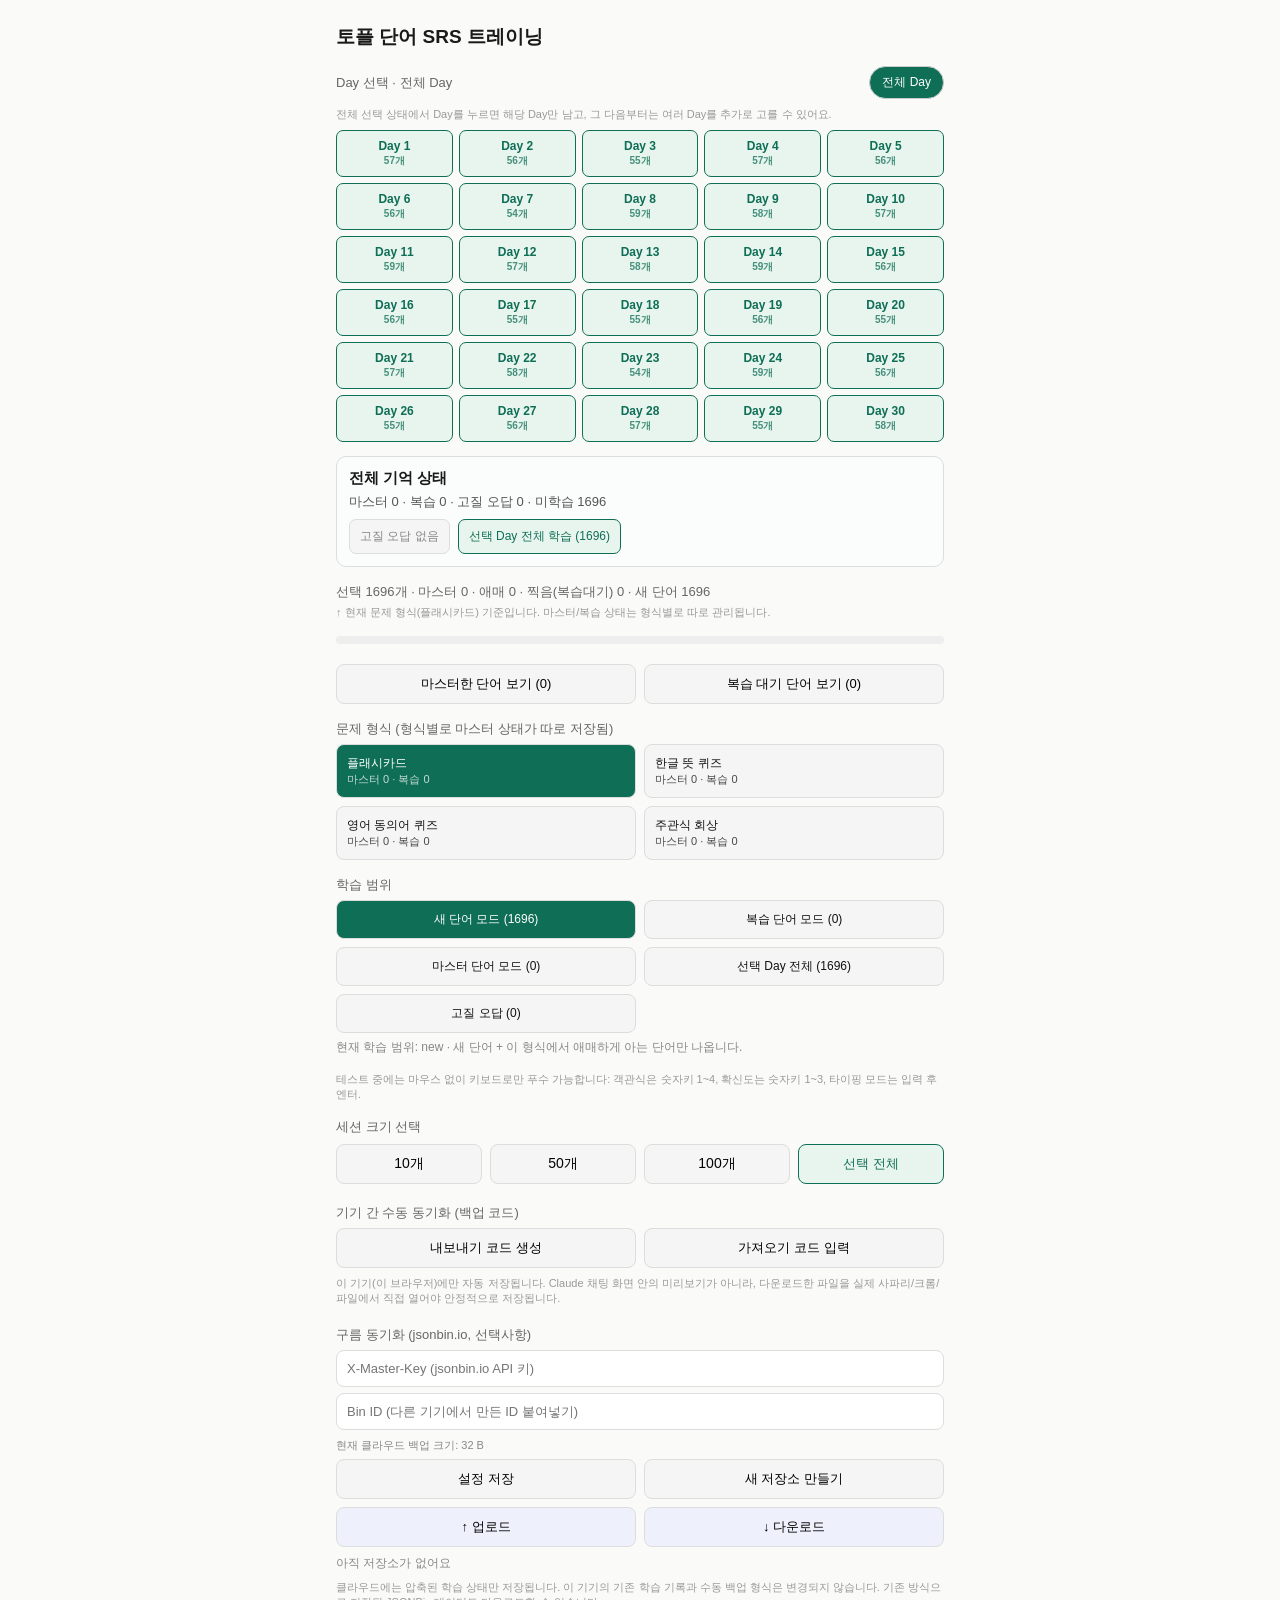
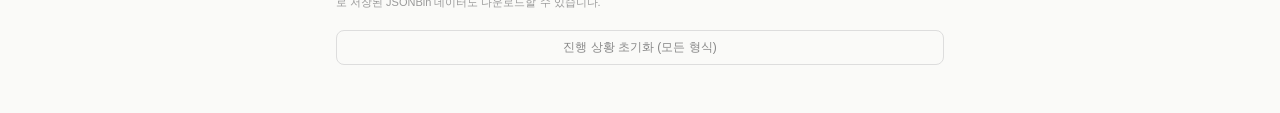
<file: toefl_vocab_srs_textbook_3.html>
<!DOCTYPE html>
<html lang="ko">
<head>
<meta charset="UTF-8">
<meta name="viewport" content="width=device-width, initial-scale=1.0, maximum-scale=1.0, user-scalable=no, viewport-fit=cover">
<meta name="apple-mobile-web-app-capable" content="yes">
<meta name="apple-mobile-web-app-status-bar-style" content="default">
<meta name="mobile-web-app-capable" content="yes">
<title>토플 단어 SRS</title>
<style>
  * { box-sizing: border-box; -webkit-tap-highlight-color: transparent; }
  html, body {
    margin: 0; padding: 0;
    font-family: -apple-system, BlinkMacSystemFont, "Apple SD Gothic Neo", "Segoe UI", "Noto Sans KR", Roboto, sans-serif;
    background: #fafaf8; color: #1a1a1a; -webkit-text-size-adjust: 100%;
  }
  body { padding: env(safe-area-inset-top) env(safe-area-inset-right) env(safe-area-inset-bottom) env(safe-area-inset-left); }
  button { font-family: inherit; -webkit-appearance: none; appearance: none; }
  input { font-family: inherit; -webkit-appearance: none; appearance: none; }
  #app { max-width: 640px; margin: 0 auto; padding: 16px; }
  .kbd { display:inline-block; min-width:16px; text-align:center; font-size:11px; opacity:0.55; border:1px solid currentColor; border-radius:4px; padding:0 4px; margin-right:8px; }
  @media (prefers-color-scheme: dark) { html, body { background: #16161a; color: #eaeaea; } }
</style>
</head>
<body>
<div id="app"></div>
<script>
const WORDS = [{"en":"exploit","ko":"이용하다, 착취하다","cl":"이용/보상"},{"en":"account for","ko":"설명하다, (비율을) 차지하다","cl":"이용/보상"},{"en":"particular","ko":"특정한, 특별한","cl":"두드러짐"},{"en":"prominent","ko":"두드러진, 저명한","cl":"두드러짐"},{"en":"replenish","ko":"다시 채우다, 보충하다","cl":"채우다"},{"en":"indigenous","ko":"토착의, 원산의","cl":"존재/기원"},{"en":"pinpoint","ko":"정확히 찾아내다, 콕 집다","cl":"찾다/조사"},{"en":"annihilate","ko":"전멸시키다, 완전히 파괴하다","cl":"제거/파괴"},{"en":"conversely","ko":"반대로, 역으로","cl":"부사혼동"},{"en":"investigate","ko":"조사하다","cl":"찾다/조사"},{"en":"assure","ko":"장담하다, 확언하다","cl":"확실/입증"},{"en":"entire","ko":"전체의","cl":"전체/양"},{"en":"compensate for","ko":"보상하다, 상쇄하다","cl":"이용/보상"},{"en":"postulate","ko":"(증거 없이) 가정하다, 상정하다","cl":"가정/추정"},{"en":"magnify","ko":"확대하다, 과장하다","cl":"확대/과장"},{"en":"afford","ko":"~할 여유가 되다, 제공하다","cl":"이용/보상"},{"en":"conclusive","ko":"결정적인, 확정적인","cl":"확실/입증"},{"en":"unsophisticated","ko":"세련되지 않은, 소박한","cl":"세련/투박"},{"en":"justified","ko":"정당화된","cl":"확실/입증"},{"en":"deliberate","ko":"의도적인 / 신중히 생각하다","cl":"의도/신중"},{"en":"depend on","ko":"~에 의존하다, 좌우되다","cl":"이용/보상"},{"en":"substantiate","ko":"(증거로) 입증하다","cl":"확실/입증"},{"en":"successively","ko":"연속적으로, 잇달아","cl":"부사혼동"},{"en":"pervasive","ko":"만연한, 널리 퍼진","cl":"널리퍼짐"},{"en":"strenuous","ko":"몹시 힘든, 격렬한","cl":"단독"},{"en":"sleek","ko":"매끈한, 세련된","cl":"세련/투박"},{"en":"invoke","ko":"(권리 등을) 발동하다, 호소하다","cl":"단독"},{"en":"impressive","ko":"인상적인","cl":"두드러짐"},{"en":"conjunction","ko":"결합, 접속사","cl":"단독"},{"en":"astoundingly","ko":"놀랍게도","cl":"부사혼동"},{"en":"aftermath","ko":"(사건의) 여파, 결과","cl":"단독"},{"en":"promptly","ko":"즉시, 지체 없이","cl":"부사혼동"},{"en":"subdue","ko":"진압하다, 억누르다","cl":"제거/파괴"},{"en":"extant","ko":"현존하는","cl":"존재/기원"},{"en":"sedentary","ko":"앉아서 지내는, 활동이 적은","cl":"활동부족"},{"en":"eliminate","ko":"제거하다, 없애다","cl":"제거/파괴"},{"en":"perfect","ko":"완벽한 / 완벽하게 하다","cl":"단독"},{"en":"genuine","ko":"진짜의, 진실된","cl":"확실/입증"},{"en":"dominant","ko":"지배적인, 우세한","cl":"지배/최고"},{"en":"unrivaled","ko":"비할 데 없는, 타의 추종을 불허하는","cl":"지배/최고"},{"en":"paradox","ko":"역설","cl":"단독"},{"en":"neglect","ko":"방치하다, 소홀히 하다","cl":"단독"},{"en":"recall","ko":"기억해내다, 회수하다","cl":"찾다/조사"},{"en":"ascend","ko":"오르다, 상승하다","cl":"단독"},{"en":"solid","ko":"단단한, 견고한","cl":"단독"},{"en":"contour","ko":"윤곽, 외형","cl":"단독"},{"en":"inhabit","ko":"거주하다, 서식하다","cl":"존재/기원"},{"en":"irrevocably","ko":"돌이킬 수 없게","cl":"부사혼동"},{"en":"superficially","ko":"피상적으로, 표면적으로","cl":"부사혼동"},{"en":"stunted","ko":"성장이 저해된, 발육 부진의","cl":"활동부족"},{"en":"malleable","ko":"(마음이) 잘 순응하는, (금속이) 잘 늘어나는","cl":"유연/순응"},{"en":"mean","ko":"의미하다 / 비열한 / 평균의 (다의어 주의)","cl":"단독"},{"en":"exclude","ko":"배제하다, 제외하다","cl":"제거/파괴"},{"en":"mature","ko":"성숙한 / 성숙해지다","cl":"성장/발달"},{"en":"pillar","ko":"기둥, (조직의) 중심인물","cl":"단독"},{"en":"encroachment","ko":"(권리 등의) 침해, 잠식","cl":"단독"},{"en":"no wonder","ko":"~은 놀랄 것도 없다","cl":"부사혼동"},{"en":"virtually","ko":"사실상, 거의","cl":"부사혼동"},{"en":"unprecedented","ko":"전례 없는","cl":"지배/최고"},{"en":"grow accustomed to","ko":"~에 익숙해지다","cl":"단독"},{"en":"intrigue","ko":"강한 흥미를 끌다 / 음모","cl":"단독"},{"en":"implausible","ko":"믿기 어려운, 타당해 보이지 않는","cl":"확실/입증(반의)"},{"en":"decline","ko":"감소하다 / 거절하다 (다의어 주의)","cl":"증감"},{"en":"contemporary","ko":"동시대의, 현대의","cl":"단독"},{"en":"allocate","ko":"할당하다, 배분하다","cl":"단독"},{"en":"drastically","ko":"급격하게","cl":"부사혼동"},{"en":"heterogeneous","ko":"이질적인, 여러 다른 요소로 된","cl":"다양성"},{"en":"conspicuous","ko":"눈에 띄는","cl":"두드러짐"},{"en":"prolific","ko":"다작의, 多産의","cl":"단독"},{"en":"fluctuation","ko":"변동, 등락","cl":"증감"},{"en":"encourage","ko":"격려하다, 장려하다","cl":"단독"},{"en":"abrupt","ko":"갑작스러운","cl":"단독"},{"en":"evaluate","ko":"평가하다","cl":"찾다/조사"},{"en":"comprehensive","ko":"포괄적인","cl":"전체/양"},{"en":"engrave","ko":"(문자·그림을) 새기다","cl":"단독"},{"en":"slight","ko":"약간의, 사소한","cl":"단독"},{"en":"monotonous","ko":"단조로운","cl":"단독"},{"en":"regard","ko":"여기다, 간주하다","cl":"단독"},{"en":"obsession with","ko":"~에 대한 집착","cl":"단독"},{"en":"optimize","ko":"최적화하다","cl":"단독"},{"en":"supplant","ko":"대체하다, 대신하다","cl":"단독"},{"en":"colossal","ko":"거대한","cl":"전체/양"},{"en":"diffuse","ko":"확산되다 / 분산된","cl":"널리퍼짐"},{"en":"mechanics","ko":"역학, (작동) 방식","cl":"단독"},{"en":"susceptible to","ko":"~에 취약한, 영향받기 쉬운","cl":"단독"},{"en":"emanate","ko":"(from) 나오다, 발산하다","cl":"단독"},{"en":"conventionally","ko":"관습적으로","cl":"부사혼동"},{"en":"expansive","ko":"광범위한, 확장하는","cl":"전체/양"},{"en":"sporadically","ko":"산발적으로, 이따금","cl":"부사혼동"},{"en":"comparative","ko":"비교의, 상대적인","cl":"단독"},{"en":"stamp out","ko":"근절하다, 진압하다","cl":"제거/파괴"},{"en":"stagnation","ko":"정체","cl":"단독"},{"en":"innate","ko":"타고난, 선천적인","cl":"존재/기원"},{"en":"obsolete","ko":"구식의, 쓸모없게 된","cl":"단독"},{"en":"specify","ko":"명시하다, 구체적으로 말하다","cl":"단독"},{"en":"endure","ko":"견디다, 지속되다","cl":"단독"},{"en":"conceivable","ko":"상상할 수 있는, 있을 법한","cl":"확실/입증"},{"en":"sufficiently","ko":"충분히","cl":"부사혼동"},{"en":"entail","ko":"수반하다","cl":"단독"},{"en":"depict","ko":"묘사하다","cl":"단독"},{"en":"integration","ko":"통합","cl":"단독"},{"en":"stockpile","ko":"비축하다, 비축량","cl":"채우다"},{"en":"capture","ko":"포착하다, 사로잡다","cl":"단독"},{"en":"landscape","ko":"풍경, (분야의) 지형/판도","cl":"단독"},{"en":"elaborately","ko":"정교하게","cl":"세련/투박"},{"en":"autonomous","ko":"자율적인, 독립적인","cl":"단독"},{"en":"boom","ko":"급증, 호황","cl":"증감"},{"en":"supremacy","ko":"우위, 패권","cl":"지배/최고"},{"en":"ravage","ko":"황폐화시키다","cl":"제거/파괴"},{"en":"authority","ko":"권위, 권한","cl":"단독"},{"en":"plug","ko":"막다, 메우다 / 플러그","cl":"단독"},{"en":"discrepancy","ko":"불일치, 차이","cl":"단독"},{"en":"elucidate","ko":"명확히 설명하다","cl":"단독"},{"en":"simultaneous","ko":"동시의","cl":"단독"},{"en":"vast","ko":"광대한, 막대한","cl":"전체/양"},{"en":"reluctant","ko":"꺼리는, 마지못한","cl":"단독"},{"en":"conjecture","ko":"추측, 추측하다","cl":"가정/추정"},{"en":"embed","ko":"깊이 박다, 내재시키다","cl":"단독"},{"en":"vow","ko":"맹세하다","cl":"단독"},{"en":"counter","ko":"반박하다, 대응하다","cl":"단독"},{"en":"apparent","ko":"명백한, 겉보기의(다의어)","cl":"확실/입증"},{"en":"bombard","ko":"(질문 등을) 퍼붓다, 포격하다","cl":"단독"},{"en":"reveal","ko":"드러내다, 밝히다","cl":"단독"},{"en":"sturdy","ko":"튼튼한","cl":"단독"},{"en":"traditionally","ko":"전통적으로","cl":"부사혼동"},{"en":"correspondingly","ko":"상응하게, 그에 따라","cl":"부사혼동"},{"en":"trigger","ko":"촉발하다, 유발하다","cl":"단독"},{"en":"spontaneous","ko":"자발적인, 즉흥적인","cl":"단독"},{"en":"miniature","ko":"축소된, 소형의","cl":"단독"},{"en":"commission","ko":"위임하다, 의뢰하다 / 위원회","cl":"단독"},{"en":"remarkable","ko":"놀랄 만한, 주목할 만한","cl":"두드러짐"},{"en":"effort","ko":"노력","cl":"단독"},{"en":"manifestation","ko":"(구체적인) 표현, 드러남","cl":"단독"},{"en":"prior","ko":"이전의","cl":"단독"},{"en":"cast about","ko":"(해결책 등을) 찾아 헤매다","cl":"찾다/조사"},{"en":"rigorous","ko":"엄격한, 철저한","cl":"단독"},{"en":"compulsory","ko":"의무적인, 필수의","cl":"단독"},{"en":"subsidiary","ko":"부수적인 / 자회사","cl":"단독"},{"en":"status","ko":"지위, 상태","cl":"단독"},{"en":"emphasize","ko":"강조하다","cl":"단독"},{"en":"largely","ko":"대체로, 주로","cl":"부사혼동"},{"en":"experimental","ko":"실험적인","cl":"단독"},{"en":"drain","ko":"배수하다, 소모시키다","cl":"단독"},{"en":"denote","ko":"나타내다, 의미하다","cl":"단독"},{"en":"repudiate","ko":"거부하다, 부인하다","cl":"단독"},{"en":"contradictory","ko":"모순되는","cl":"단독"},{"en":"propagate","ko":"전파하다, 번식시키다","cl":"널리퍼짐"},{"en":"ensure","ko":"보장하다, 확실하게 하다","cl":"확실/입증"},{"en":"pore","ko":"(over) 자세히 살피다, 응시하다 / 모공","cl":"찾다/조사"},{"en":"alternate","ko":"번갈아 하다 / 대안의","cl":"단독"},{"en":"devastating","ko":"처참한, 파괴적인","cl":"제거/파괴"},{"en":"mingle with","ko":"~와 어울리다, 섞이다","cl":"단독"},{"en":"continued","ko":"계속되는, 지속적인","cl":"단독"},{"en":"attempt","ko":"시도, 시도하다","cl":"단독"},{"en":"subterfuge","ko":"(책략적인) 속임수","cl":"단독"},{"en":"convert","ko":"전환하다, 개조하다","cl":"단독"},{"en":"contention","ko":"논쟁, 주장","cl":"단독"},{"en":"migrate","ko":"이주하다","cl":"단독"},{"en":"succession","ko":"연속, 계승","cl":"단독"},{"en":"tentativeness","ko":"잠정성, 망설임","cl":"단독"},{"en":"fragmentary","ko":"단편적인, 조각난","cl":"단독"},{"en":"legendary","ko":"전설적인, 아주 유명한","cl":"지배/최고"},{"en":"setback","ko":"차질, 좌절","cl":"단독"},{"en":"fine-tune","ko":"미세하게 조정하다","cl":"단독"},{"en":"enthusiastic","ko":"열정적인","cl":"단독"},{"en":"loose","ko":"헐거운, 느슨한","cl":"단독"},{"en":"portrait","ko":"초상화, 인물 묘사","cl":"단독"},{"en":"terminology","ko":"(전문) 용어","cl":"단독"},{"en":"readily","ko":"손쉽게, 기꺼이","cl":"부사혼동"},{"en":"advocate","ko":"지지하다, 옹호자","cl":"단독"},{"en":"utterly","ko":"완전히, 전적으로","cl":"부사혼동"},{"en":"abound","ko":"풍부하다, 많이 있다","cl":"전체/양"},{"en":"formidable","ko":"가공할, 만만찮은","cl":"전체/양"},{"en":"enormous","ko":"거대한, 막대한","cl":"전체/양"},{"en":"disband","ko":"해산하다","cl":"제거/파괴"},{"en":"alleged","ko":"(증거 없이) 주장된, ~라고 하는","cl":"확실/입증(반의)"},{"en":"renowned","ko":"유명한, 명성 있는","cl":"지배/최고"},{"en":"versatile","ko":"다재다능한","cl":"단독"},{"en":"prohibitive","ko":"(가격 등이) 엄두를 못 낼 정도의","cl":"단독"},{"en":"option","ko":"선택(권)","cl":"단독"},{"en":"inherent","ko":"내재된, 고유의","cl":"존재/기원"},{"en":"justly","ko":"정당하게","cl":"확실/입증"},{"en":"provoke","ko":"유발하다, 자극하다","cl":"단독"},{"en":"impermeable","ko":"불침투성의, 통과시키지 않는","cl":"단독"},{"en":"momentous","ko":"중대한","cl":"두드러짐"},{"en":"forestall","ko":"(미리 조치해) 막다, 저지하다","cl":"제거/파괴"},{"en":"therefore","ko":"그러므로","cl":"부사혼동"},{"en":"persuade","ko":"설득하다","cl":"단독"},{"en":"proximity","ko":"근접함, 가까움","cl":"단독"},{"en":"dependable","ko":"믿을 만한","cl":"확실/입증"},{"en":"ensuing","ko":"뒤이어 일어나는","cl":"단독"},{"en":"appreciably","ko":"상당히, 눈에 띄게","cl":"부사혼동"},{"en":"obligate","ko":"의무를 지우다","cl":"단독"},{"en":"wholesale","ko":"대규모의, 전면적인 / 도매의","cl":"전체/양"},{"en":"dweller","ko":"거주자","cl":"존재/기원"},{"en":"tacit","ko":"암묵적인, 무언의","cl":"단독"},{"en":"resolve","ko":"해결하다, 결심하다","cl":"단독"},{"en":"merit","ko":"가치, 장점","cl":"단독"},{"en":"notion","ko":"개념, 관념","cl":"단독"},{"en":"synthesize","ko":"종합하다, 합성하다","cl":"단독"},{"en":"spectrum","ko":"범위, 스펙트럼","cl":"단독"},{"en":"stream","ko":"흐름, 개울","cl":"단독"},{"en":"rupture","ko":"파열, 결렬","cl":"제거/파괴"},{"en":"presuppose","ko":"전제로 하다","cl":"가정/추정"},{"en":"well-to-do","ko":"부유한","cl":"단독"},{"en":"appeal","ko":"매력, 호소하다","cl":"단독"},{"en":"accurately","ko":"정확하게","cl":"부사혼동"},{"en":"fastidious","ko":"까다로운, 세심한","cl":"단독"},{"en":"contraction","ko":"수축","cl":"단독"},{"en":"stimulus","ko":"자극(제)","cl":"단독"},{"en":"track","ko":"추적하다, 진로","cl":"찾다/조사"},{"en":"tame","ko":"길들이다, 길들여진","cl":"단독"},{"en":"install","ko":"설치하다","cl":"단독"},{"en":"chronicle","ko":"연대기, 기록하다","cl":"단독"},{"en":"novel","ko":"새로운, 참신한 / 소설","cl":"단독"},{"en":"isolated","ko":"고립된, 격리된","cl":"단독"},{"en":"exposed","ko":"노출된","cl":"단독"},{"en":"intermingled","ko":"뒤섞인","cl":"단독"},{"en":"succulent","ko":"즙이 많은, 다육질의","cl":"단독"},{"en":"homogeneous","ko":"동질적인, 균질한","cl":"다양성(반의)"},{"en":"era","ko":"시대","cl":"단독"},{"en":"threat","ko":"위협","cl":"단독"},{"en":"foul","ko":"반칙의, 더러운","cl":"단독"},{"en":"prey","ko":"먹이","cl":"단독"},{"en":"practically","ko":"실질적으로, 사실상","cl":"부사혼동"},{"en":"compelling","ko":"설득력 있는, 강렬한","cl":"두드러짐"},{"en":"ultimately","ko":"궁극적으로, 결국","cl":"부사혼동"},{"en":"bulk","ko":"대부분, 부피","cl":"전체/양"},{"en":"incompatible","ko":"양립할 수 없는","cl":"단독"},{"en":"substantially","ko":"상당히","cl":"부사혼동"},{"en":"seek","ko":"추구하다, 찾다","cl":"찾다/조사"},{"en":"unanticipated","ko":"예상치 못한","cl":"확실/입증(반의)"},{"en":"merge","ko":"합병하다, 합쳐지다","cl":"단독"},{"en":"encounter","ko":"마주치다, 접하다","cl":"단독"},{"en":"residue","ko":"잔여물","cl":"단독"},{"en":"circumstance","ko":"상황, 환경","cl":"단독"},{"en":"astonishing","ko":"놀라운","cl":"두드러짐"},{"en":"intermittently","ko":"간헐적으로","cl":"부사혼동"},{"en":"application","ko":"적용, 지원(서)","cl":"단독"},{"en":"predominant","ko":"지배적인, 우세한","cl":"지배/최고"},{"en":"remote","ko":"외딴, 원격의","cl":"단독"},{"en":"inordinate","ko":"과도한, 지나친","cl":"전체/양"},{"en":"launch","ko":"시작하다, 발사하다","cl":"단독"},{"en":"trend","ko":"경향, 추세","cl":"단독"},{"en":"embodiment","ko":"구현, 화신","cl":"단독"},{"en":"colonize","ko":"식민지로 만들다","cl":"단독"},{"en":"affect","ko":"영향을 미치다","cl":"단독"},{"en":"speculation","ko":"추측, 투기","cl":"가정/추정"},{"en":"compound","ko":"화합물, 복합의","cl":"단독"},{"en":"fascinating","ko":"매혹적인","cl":"두드러짐"},{"en":"constellation","ko":"별자리, (관련된 것들의) 집합","cl":"단독"},{"en":"unconsolidated","ko":"다져지지 않은, 굳지 않은","cl":"단독"},{"en":"outstanding","ko":"뛰어난, 미해결의(다의어)","cl":"두드러짐"},{"en":"outcome","ko":"결과","cl":"단독"},{"en":"document","ko":"문서, 기록하다","cl":"단독"},{"en":"intrinsically","ko":"본질적으로","cl":"부사혼동"},{"en":"disputatious","ko":"논쟁을 좋아하는","cl":"단독"},{"en":"diverse","ko":"다양한","cl":"다양성"},{"en":"eerie","ko":"으스스한, 기이한","cl":"단독"},{"en":"tenuous","ko":"미약한, 빈약한","cl":"단독"},{"en":"eradicate","ko":"근절하다, 뿌리뽑다","cl":"제거/파괴"},{"en":"prone to","ko":"~하기 쉬운, ~하는 경향이 있는","cl":"단독"},{"en":"lodge","ko":"(신고 등을) 제기하다, 숙박하다","cl":"단독"},{"en":"gather momentum","ko":"탄력을 받다, 기세가 붙다","cl":"단독"},{"en":"viable","ko":"실행 가능한, 생존 가능한","cl":"단독"},{"en":"impediment","ko":"장애(물)","cl":"단독"},{"en":"arid","ko":"매우 건조한, 척박한","cl":"단독"},{"en":"credible","ko":"믿을 만한, 신뢰할 수 있는","cl":"확실/입증"},{"en":"vacate","ko":"비우다, 떠나다","cl":"단독"},{"en":"cushion","ko":"완충하다, 충격을 줄이다","cl":"단독"},{"en":"peculiar","ko":"특이한, 이상한","cl":"단독"},{"en":"attributable to","ko":"~에 기인하는","cl":"단독"},{"en":"enact","ko":"(법을) 제정하다","cl":"단독"},{"en":"stratified","ko":"층을 이룬, 계층화된","cl":"단독"},{"en":"with regard to","ko":"~에 관하여","cl":"단독"},{"en":"turbulent","ko":"격동의, 격렬한","cl":"단독"},{"en":"appraisal","ko":"평가","cl":"찾다/조사"},{"en":"erroneous","ko":"잘못된, 틀린","cl":"확실/입증(반의)"},{"en":"proponent","ko":"지지자, 옹호자","cl":"단독"},{"en":"absolute","ko":"절대적인, 완전한","cl":"전체/양"},{"en":"gratify","ko":"만족시키다, 기쁘게 하다","cl":"단독"},{"en":"disperse","ko":"흩어지다, 분산시키다","cl":"널리퍼짐"},{"en":"adjacent","ko":"인접한","cl":"단독"},{"en":"sequence","ko":"순서, 연속","cl":"단독"},{"en":"detect","ko":"감지하다, 발견하다","cl":"찾다/조사"},{"en":"flexible","ko":"유연한","cl":"유연/순응"},{"en":"surpass","ko":"능가하다, 뛰어넘다","cl":"지배/최고"},{"en":"invariable","ko":"변함없는, 항상 똑같은","cl":"단독"},{"en":"dramatic","ko":"극적인","cl":"단독"},{"en":"master","ko":"통달하다, 숙달하다","cl":"단독"},{"en":"assimilate","ko":"동화되다, 흡수하다","cl":"단독"},{"en":"overwhelming","ko":"압도적인","cl":"지배/최고"},{"en":"curious","ko":"호기심이 많은","cl":"단독"},{"en":"alteration","ko":"변화, 변경","cl":"증감"},{"en":"consequence","ko":"결과","cl":"단독"},{"en":"deceive","ko":"속이다, 기만하다","cl":"단독"},{"en":"ample","ko":"충분한, 풍부한","cl":"전체/양"},{"en":"resilient","ko":"회복력 있는, 탄력 있는","cl":"단독"},{"en":"detach","ko":"분리하다, 떼어내다","cl":"단독"},{"en":"account","ko":"설명, 계좌, 간주하다(다의어)","cl":"단독"},{"en":"equilibrium","ko":"균형, 평형","cl":"단독"},{"en":"surmise","ko":"추측하다","cl":"가정/추정"},{"en":"unsuitable","ko":"부적합한","cl":"단독"},{"en":"imaginative","ko":"상상력이 풍부한","cl":"단독"},{"en":"imposing","ko":"인상적인, 위풍당당한","cl":"두드러짐"},{"en":"vitality","ko":"활력, 생명력","cl":"단독"},{"en":"vehicle","ko":"수단, 차량","cl":"단독"},{"en":"hitherto","ko":"지금까지","cl":"부사혼동"},{"en":"plague","ko":"괴롭히다, 역병","cl":"단독"},{"en":"domain","ko":"영역, 분야","cl":"단독"},{"en":"indifferent","ko":"무관심한","cl":"단독"},{"en":"champion","ko":"옹호하다, 지지하다","cl":"단독"},{"en":"deteriorate","ko":"악화되다","cl":"증감"},{"en":"assault","ko":"공격(하다)","cl":"단독"},{"en":"appropriate","ko":"적절한","cl":"단독"},{"en":"adept","ko":"능숙한","cl":"단독"},{"en":"indeed","ko":"실제로, 정말로","cl":"부사혼동"},{"en":"pursuit","ko":"추구","cl":"단독"},{"en":"incite","ko":"선동하다, 부추기다","cl":"단독"},{"en":"gurantee","ko":"보장하다","cl":"확실/입증"},{"en":"prosperity","ko":"번영","cl":"단독"},{"en":"primarily","ko":"주로","cl":"부사혼동"},{"en":"erupt","ko":"분출하다, 폭발하다","cl":"단독"},{"en":"trace","ko":"자취, 추적하다","cl":"찾다/조사"},{"en":"prestigious","ko":"명망 있는","cl":"지배/최고"},{"en":"shape","ko":"형태, 형성하다","cl":"단독"},{"en":"inflict","ko":"(고통 등을) 가하다","cl":"단독"},{"en":"portion","ko":"부분, 몫","cl":"단독"},{"en":"coincidence","ko":"우연의 일치","cl":"단독"},{"en":"propel","ko":"추진하다","cl":"단독"},{"en":"thoroughly","ko":"철저히","cl":"부사혼동"},{"en":"contemplate","ko":"심사숙고하다","cl":"단독"},{"en":"unethical","ko":"비윤리적인","cl":"단독"},{"en":"replicate","ko":"복제하다, 재현하다","cl":"단독"},{"en":"hasty","ko":"성급한","cl":"확실/입증(반의)"},{"en":"representative","ko":"대표적인, 대표(자)","cl":"단독"},{"en":"range","ko":"범위","cl":"단독"},{"en":"considerable","ko":"상당한","cl":"전체/양"},{"en":"dominate","ko":"지배하다","cl":"지배/최고"},{"en":"ratio","ko":"비율","cl":"단독"},{"en":"duplicate","ko":"복제하다, 복제(품)","cl":"단독"},{"en":"barely","ko":"거의 ~않다, 겨우","cl":"부사혼동"},{"en":"strew","ko":"흩뿌리다","cl":"널리퍼짐"},{"en":"legitimately","ko":"정당하게, 합법적으로","cl":"확실/입증"},{"en":"encapsulate","ko":"요약하다, 응축하다","cl":"단독"},{"en":"relatively","ko":"상대적으로, 비교적","cl":"부사혼동"},{"en":"hazard","ko":"위험(요소)","cl":"단독"},{"en":"paramount","ko":"가장 중요한, 최고의","cl":"지배/최고"},{"en":"unwieldy","ko":"다루기 힘든, 비대한","cl":"단독"},{"en":"subsequent","ko":"그 다음의, 후속의","cl":"단독"},{"en":"striking","ko":"눈에 띄는, 두드러진","cl":"두드러짐"},{"en":"extended","ko":"연장된, 확장된","cl":"전체/양"},{"en":"ephemeral","ko":"수명이 짧은, 덧없는","cl":"단독"},{"en":"rigid","ko":"엄격한, 단단한","cl":"단독"},{"en":"chief","ko":"주요한, 최고의","cl":"지배/최고"},{"en":"severity","ko":"심각성, 가혹함","cl":"단독"},{"en":"typical of","ko":"~의 전형적인","cl":"단독"},{"en":"enable","ko":"가능하게 하다","cl":"단독"},{"en":"empirical","ko":"경험적인, 실증적인","cl":"단독"},{"en":"controversy","ko":"논쟁","cl":"단독"},{"en":"accomplish","ko":"성취하다, 이루다","cl":"단독"},{"en":"set","ko":"놓다, 정하다 (다의어)","cl":"단독"},{"en":"lag","ko":"뒤처지다, 지연","cl":"단독"},{"en":"exude","ko":"(냄새·감정 등을) 발산하다","cl":"단독"},{"en":"interplay","ko":"상호작용","cl":"단독"},{"en":"precede","ko":"~에 앞서다, 선행하다","cl":"단독"},{"en":"manipulation","ko":"조작, 다루기","cl":"단독"},{"en":"dry","ko":"건조한","cl":"단독"},{"en":"assist with","ko":"~을 돕다","cl":"단독"},{"en":"acute","ko":"극심한, 예리한, 급성의","cl":"단독"},{"en":"article","ko":"기사, 조항, 물건","cl":"단독"},{"en":"scrutiny","ko":"정밀 조사","cl":"찾다/조사"},{"en":"recompense","ko":"보상(하다)","cl":"이용/보상"},{"en":"reflect","ko":"반영하다, 반사하다","cl":"단독"},{"en":"immeasurably","ko":"헤아릴 수 없이, 엄청나게","cl":"부사혼동"},{"en":"rudiments","ko":"기초, 기본 원리","cl":"단독"},{"en":"mortality","ko":"사망률, 죽음을 피할 수 없음","cl":"단독"},{"en":"awkward","ko":"어색한, 서투른","cl":"단독"},{"en":"constrain","ko":"제한하다, 강제하다","cl":"단독"},{"en":"turmoil","ko":"혼란, 소란","cl":"단독"},{"en":"property","ko":"속성, 재산","cl":"단독"},{"en":"fuel","ko":"연료를 공급하다, 부채질하다","cl":"단독"},{"en":"majestic","ko":"장엄한, 위엄 있는","cl":"두드러짐"},{"en":"preeminent","ko":"탁월한, 뛰어난","cl":"지배/최고"},{"en":"crude","ko":"대충의, 조잡한, 원유의","cl":"세련/투박"},{"en":"variety","ko":"다양성","cl":"다양성"},{"en":"typically","ko":"전형적으로, 보통","cl":"부사혼동"},{"en":"supplementary","ko":"보충의, 추가의","cl":"채우다"},{"en":"reduce","ko":"줄이다","cl":"증감"},{"en":"subject","ko":"대상, 학과, 지배하다(다의어)","cl":"단독"},{"en":"flee","ko":"도망치다","cl":"단독"},{"en":"furthermore","ko":"게다가, 더욱이","cl":"부사혼동"},{"en":"proliferate","ko":"급증하다, 확산되다","cl":"증감"},{"en":"assess","ko":"평가하다","cl":"찾다/조사"},{"en":"spur","ko":"자극하다, 박차를 가하다","cl":"단독"},{"en":"eclectic","ko":"다양한 출처를 취합한, 절충적인","cl":"다양성"},{"en":"crucial","ko":"결정적인, 중요한","cl":"확실/입증"},{"en":"intricate","ko":"복잡한, 정교한","cl":"단독"},{"en":"palatial","ko":"궁전 같은, 웅장한","cl":"두드러짐"},{"en":"potent","ko":"강력한","cl":"단독"},{"en":"extract","ko":"추출하다, 발췌","cl":"단독"},{"en":"course through","ko":"(혈액 등이) ~을 타고 흐르다","cl":"단독"},{"en":"criterion","ko":"기준","cl":"단독"},{"en":"enjoy","ko":"즐기다, 누리다(다의어)","cl":"단독"},{"en":"inadvertently","ko":"무심코, 부주의로","cl":"부사혼동"},{"en":"peril","ko":"위험","cl":"단독"},{"en":"arduous","ko":"몹시 힘든, 고된","cl":"단독"},{"en":"feat","ko":"(뛰어난) 업적, 위업","cl":"단독"},{"en":"friction","ko":"마찰, 갈등","cl":"단독"},{"en":"materialize","ko":"실현되다, 구체화되다","cl":"단독"},{"en":"regulate","ko":"규제하다, 조절하다","cl":"단독"},{"en":"demise","ko":"종말, 사망","cl":"단독"},{"en":"frankly","ko":"솔직히","cl":"부사혼동"},{"en":"immensely","ko":"엄청나게, 대단히","cl":"부사혼동"},{"en":"deem","ko":"~로 여기다, 간주하다","cl":"단독"},{"en":"consumption","ko":"소비","cl":"단독"},{"en":"suspend","ko":"중단하다, 매달다","cl":"단독"},{"en":"prevent","ko":"막다, 예방하다","cl":"제거/파괴"},{"en":"authentic","ko":"진짜의, 진품의","cl":"확실/입증"},{"en":"redundant","ko":"불필요한, 여분의","cl":"단독"},{"en":"profuse","ko":"아낌없는, 많은","cl":"전체/양"},{"en":"ornament","ko":"장식(품)","cl":"단독"},{"en":"demolish","ko":"철거하다, 파괴하다","cl":"제거/파괴"},{"en":"voracious","ko":"게걸스러운, 탐욕스러운","cl":"단독"},{"en":"as well as","ko":"~뿐만 아니라","cl":"단독"},{"en":"extreme","ko":"극단적인","cl":"단독"},{"en":"reform","ko":"개혁하다","cl":"단독"},{"en":"determinant","ko":"결정 요인","cl":"단독"},{"en":"inclination","ko":"성향, 경향","cl":"단독"},{"en":"inflation","ko":"물가 상승, 인플레이션","cl":"증감"},{"en":"routine","ko":"일상적인, 판에 박힌","cl":"단독"},{"en":"accessible","ko":"접근 가능한","cl":"단독"},{"en":"constituent","ko":"구성 요소, 유권자","cl":"단독"},{"en":"insolent","ko":"무례한, 건방진","cl":"단독"},{"en":"to be sure","ko":"확실히, 물론","cl":"확실/입증"},{"en":"broadly","ko":"대체로, 넓게","cl":"부사혼동"},{"en":"echo","ko":"반향, 반복하다","cl":"단독"},{"en":"shoddy","ko":"조잡한, 저급한","cl":"세련/투박"},{"en":"gear","ko":"장비, 기어","cl":"단독"},{"en":"absorb","ko":"흡수하다","cl":"단독"},{"en":"whereby","ko":"그것에 의하여","cl":"단독"},{"en":"assemble","ko":"조립하다, 모으다","cl":"단독"},{"en":"liberate","ko":"해방시키다","cl":"단독"},{"en":"rational","ko":"합리적인, 이성적인","cl":"단독"},{"en":"resistance","ko":"저항","cl":"단독"},{"en":"indefinite period","ko":"무기한","cl":"단독"},{"en":"ardent","ko":"열렬한","cl":"단독"},{"en":"extinct","ko":"멸종된","cl":"존재/기원(반의)"},{"en":"be accompanied by","ko":"~을 동반하다","cl":"단독"},{"en":"overestimated","ko":"과대평가된","cl":"증감"},{"en":"initiate","ko":"시작하다, 착수시키다","cl":"단독"},{"en":"trmendous","ko":"엄청난","cl":"전체/양"},{"en":"breakthrough","ko":"돌파구, 획기적 발전","cl":"두드러짐"},{"en":"cope with","ko":"~에 대처하다","cl":"단독"},{"en":"inducement","ko":"유인, 동기","cl":"단독"},{"en":"irreversible","ko":"되돌릴 수 없는","cl":"단독"},{"en":"comprise","ko":"구성하다, 포함하다","cl":"단독"},{"en":"culmination","ko":"정점, 최고조","cl":"두드러짐"},{"en":"allegiance","ko":"충성","cl":"단독"},{"en":"notable","ko":"주목할 만한, 유명한","cl":"두드러짐"},{"en":"idiosyncrasy","ko":"(개인의) 특이한 습성","cl":"단독"},{"en":"minute","ko":"미세한, 사소한","cl":"단독"},{"en":"markedly","ko":"현저하게, 뚜렷하게","cl":"부사혼동"},{"en":"phenomenon","ko":"현상","cl":"단독"},{"en":"disseminate","ko":"퍼뜨리다, 전파하다","cl":"널리퍼짐"},{"en":"current","ko":"현재의 / 흐름, 해류","cl":"단독"},{"en":"detrimental","ko":"해로운","cl":"단독"},{"en":"presume","ko":"추정하다","cl":"가정/추정"},{"en":"anarchy","ko":"무정부 상태, 혼란","cl":"단독"},{"en":"snake","ko":"뱀 / 구불구불 나아가다","cl":"단독"},{"en":"sophisticated","ko":"세련된, 정교한","cl":"세련/투박"},{"en":"derive","ko":"~에서 유래하다, 끌어내다","cl":"존재/기원"},{"en":"sole","ko":"유일한","cl":"단독"},{"en":"embellish","ko":"꾸미다, 장식하다","cl":"단독"},{"en":"antagonize","ko":"적대시하다, 반감을 사다","cl":"단독"},{"en":"yearn","ko":"갈망하다","cl":"단독"},{"en":"permit","ko":"허용하다","cl":"단독"},{"en":"scarcity","ko":"부족, 결핍","cl":"단독"},{"en":"renounce","ko":"포기하다, 단념하다","cl":"단독"},{"en":"keep in check","ko":"억제하다, 통제하다","cl":"제거/파괴"},{"en":"subsistence","ko":"생계, 자급자족","cl":"단독"},{"en":"annually","ko":"매년","cl":"부사혼동"},{"en":"emerge","ko":"나타나다, 부상하다","cl":"단독"},{"en":"customary","ko":"관습적인, 통상의","cl":"단독"},{"en":"widely","ko":"널리","cl":"부사혼동"},{"en":"assign","ko":"배정하다, 할당하다","cl":"단독"},{"en":"equivocal","ko":"모호한, 애매한","cl":"확실/입증(반의)"},{"en":"release","ko":"방출하다, 출시하다","cl":"단독"},{"en":"essentially","ko":"본질적으로","cl":"부사혼동"},{"en":"oversee","ko":"감독하다","cl":"단독"},{"en":"rapidly","ko":"빠르게","cl":"부사혼동"},{"en":"acknowledge","ko":"인정하다","cl":"단독"},{"en":"rough","ko":"거친, 대략적인","cl":"단독"},{"en":"preclude","ko":"(미리) 막다, 배제하다","cl":"제거/파괴"},{"en":"portable","ko":"휴대 가능한","cl":"단독"},{"en":"presumable","ko":"추정할 수 있는","cl":"가정/추정"},{"en":"calculatedly","ko":"계산적으로, 의도적으로","cl":"부사혼동"},{"en":"deviation","ko":"일탈, 편차","cl":"단독"},{"en":"hairline","ko":"미세한 (금 등) / 헤어라인","cl":"단독"},{"en":"formulate","ko":"(생각 등을) 공식화하다, 명확히 표현하다","cl":"단독"},{"en":"astute","ko":"영리한, 통찰력 있는","cl":"단독"},{"en":"reliable","ko":"믿을 만한","cl":"확실/입증"},{"en":"take precedence over","ko":"~보다 우선하다","cl":"지배/최고"},{"en":"allusion","ko":"암시, 언급","cl":"단독"},{"en":"locomotion","ko":"이동, 운동","cl":"단독"},{"en":"principally","ko":"주로","cl":"부사혼동"},{"en":"rebellion","ko":"반란","cl":"단독"},{"en":"revive","ko":"되살리다, 회복시키다","cl":"단독"},{"en":"modify","ko":"수정하다","cl":"단독"},{"en":"initially","ko":"처음에","cl":"부사혼동"},{"en":"critical","ko":"중대한, 비판적인","cl":"확실/입증"},{"en":"luminous","ko":"빛나는, 밝은","cl":"두드러짐"},{"en":"facilitate","ko":"촉진하다, 용이하게 하다","cl":"단독"},{"en":"refinement","ko":"정제, 세련됨","cl":"세련/투박"},{"en":"attribute","ko":"~탓으로 돌리다 / 속성","cl":"단독"},{"en":"belch","ko":"트림하다, (연기 등을) 내뿜다","cl":"단독"},{"en":"underrate","ko":"과소평가하다","cl":"증감"},{"en":"immense","ko":"거대한, 막대한","cl":"전체/양"},{"en":"virtue","ko":"미덕, 장점","cl":"단독"},{"en":"bustling","ko":"부산한, 북적거리는","cl":"단독"},{"en":"distinct","ko":"뚜렷한, 별개의","cl":"두드러짐"},{"en":"thriving","ko":"번성하는","cl":"단독"},{"en":"obvious","ko":"명백한","cl":"확실/입증"},{"en":"exceptional","ko":"특출난, 예외적인","cl":"두드러짐"},{"en":"cumbersome","ko":"성가신, 다루기 힘든","cl":"단독"},{"en":"boon","ko":"요긴한 것, 혜택","cl":"단독"},{"en":"oiptimum","ko":"최적의","cl":"지배/최고"},{"en":"uniformly","ko":"균일하게","cl":"부사혼동"},{"en":"unleash","ko":"(강한 감정·힘을) 촉발시키다, 풀어놓다","cl":"단독"},{"en":"acquire","ko":"획득하다","cl":"단독"},{"en":"enigma","ko":"수수께끼","cl":"단독"},{"en":"steadfast","ko":"확고한, 변함없는","cl":"확실/입증"},{"en":"dainty","ko":"우아한, 앙증맞은","cl":"단독"},{"en":"anomaly","ko":"이례적인 것, 변칙","cl":"단독"},{"en":"splendid","ko":"화려한, 훌륭한","cl":"두드러짐"},{"en":"rapport","ko":"친밀한 관계","cl":"단독"},{"en":"question","ko":"의문을 제기하다 / 질문","cl":"단독"},{"en":"scatter","ko":"흩뿌리다, 흩어지다","cl":"널리퍼짐"},{"en":"escalate","ko":"확대되다, 증가하다","cl":"증감"},{"en":"temporary","ko":"일시적인","cl":"단독"},{"en":"attest","ko":"입증하다, 증명하다","cl":"확실/입증"},{"en":"fortify","ko":"강화하다","cl":"단독"},{"en":"remove","ko":"제거하다","cl":"제거/파괴"},{"en":"end","ko":"끝, 끝내다","cl":"단독"},{"en":"plentiful","ko":"풍부한","cl":"전체/양"},{"en":"make it","ko":"성공하다, 해내다","cl":"단독"},{"en":"devastate","ko":"파괴하다, 황폐화시키다","cl":"제거/파괴"},{"en":"eminently","ko":"뛰어나게, 매우","cl":"부사혼동"},{"en":"subtraction","ko":"뺄셈, 감산","cl":"증감"},{"en":"as a rule of thumb","ko":"경험상, 대체로","cl":"부사혼동"},{"en":"blur","ko":"흐릿하게 만들다, 흐려지다","cl":"단독"},{"en":"relay","ko":"전달하다, 중계하다","cl":"단독"},{"en":"expandable","ko":"확장 가능한","cl":"전체/양"},{"en":"scrupulous","ko":"세심한, 꼼꼼한","cl":"단독"},{"en":"approximately","ko":"대략","cl":"부사혼동"},{"en":"paradoxical","ko":"역설적인","cl":"단독"},{"en":"source","ko":"원천, 출처","cl":"존재/기원"},{"en":"adhere","ko":"고수하다, 들러붙다","cl":"단독"},{"en":"available","ko":"이용 가능한","cl":"단독"},{"en":"get rid of","ko":"제거하다, 없애다","cl":"제거/파괴"},{"en":"repel","ko":"물리치다, 격퇴하다","cl":"단독"},{"en":"maximize","ko":"극대화하다","cl":"확대/과장"},{"en":"outermost","ko":"가장 바깥의","cl":"단독"},{"en":"bind","ko":"묶다, 결속시키다","cl":"단독"},{"en":"visible","ko":"보이는","cl":"두드러짐"},{"en":"plausible","ko":"그럴듯한, 타당한 것 같은","cl":"확실/입증"},{"en":"transform","ko":"변형시키다","cl":"단독"},{"en":"counterpart","ko":"상대(에 해당하는 것)","cl":"단독"},{"en":"nevertheless","ko":"그럼에도 불구하고","cl":"부사혼동"},{"en":"pornounced","ko":"뚜렷한, 두드러진","cl":"두드러짐"},{"en":"celebrated","ko":"유명한, 저명한","cl":"지배/최고"},{"en":"exceedingly","ko":"대단히, 매우","cl":"부사혼동"},{"en":"chancy","ko":"위험한, 불확실한","cl":"확실/입증(반의)"},{"en":"vertical","ko":"수직의","cl":"단독"},{"en":"persist","ko":"지속되다, 고집하다","cl":"단독"},{"en":"magnitude","ko":"(큰) 규모, 중요도","cl":"전체/양"},{"en":"discern","ko":"식별하다, 분간하다","cl":"찾다/조사"},{"en":"generate","ko":"발생시키다, 만들어내다","cl":"단독"},{"en":"eccentric","ko":"별난, 기이한","cl":"단독"},{"en":"alternative","ko":"대안(의)","cl":"단독"},{"en":"strategy","ko":"전략","cl":"단독"},{"en":"refine","ko":"정제하다, 다듬다","cl":"세련/투박"},{"en":"precious","ko":"귀중한, 소중한","cl":"단독"},{"en":"subtle","ko":"미묘한, 은은한","cl":"단독"},{"en":"conducive to","ko":"~에 도움이 되는","cl":"단독"},{"en":"preoccupied with","ko":"~에 몰두한","cl":"단독"},{"en":"swift","ko":"신속한","cl":"단독"},{"en":"menace","ko":"위협","cl":"단독"},{"en":"akin to","ko":"~와 유사한","cl":"단독"},{"en":"expend","ko":"(돈·에너지 등을) 쓰다, 소비하다","cl":"단독"},{"en":"belittle","ko":"얕보다, 경시하다","cl":"증감"},{"en":"commend","ko":"칭찬하다, 권장하다","cl":"단독"},{"en":"sue","ko":"고소하다","cl":"단독"},{"en":"innovation","ko":"혁신","cl":"단독"},{"en":"fragmentation","ko":"분열, 파편화","cl":"단독"},{"en":"mainly","ko":"주로","cl":"부사혼동"},{"en":"sufficient","ko":"충분한","cl":"전체/양"},{"en":"abnormally","ko":"비정상적으로","cl":"부사혼동"},{"en":"barrier","ko":"장벽","cl":"단독"},{"en":"gigantic","ko":"거대한","cl":"전체/양"},{"en":"reproduce","ko":"복제하다, 번식하다","cl":"단독"},{"en":"allow","ko":"허용하다","cl":"단독"},{"en":"penetrate","ko":"침투하다, 관통하다","cl":"단독"},{"en":"device","ko":"장치, 기구","cl":"단독"},{"en":"divergent","ko":"갈라지는, 다른","cl":"다양성"},{"en":"flaw","ko":"결함","cl":"단독"},{"en":"buffer","ko":"완충 장치","cl":"단독"},{"en":"refute","ko":"반박하다","cl":"단독"},{"en":"domestic","ko":"국내의, 가정의","cl":"단독"},{"en":"on the spur of the moment","ko":"즉흥적으로","cl":"부사혼동"},{"en":"temperate","ko":"(기후가) 온화한, 절제된","cl":"단독"},{"en":"cosistent with","ko":"~와 일치하는","cl":"확실/입증"},{"en":"splendor","ko":"화려함, 장관","cl":"두드러짐"},{"en":"prosper","ko":"번영하다","cl":"단독"},{"en":"brew","ko":"(음료를) 양조하다, (일이) 일어나려 하다","cl":"단독"},{"en":"persevere","ko":"인내하다, 꾸준히 하다","cl":"단독"},{"en":"bias","ko":"편견","cl":"단독"},{"en":"administer","ko":"관리하다, 집행하다","cl":"단독"},{"en":"groundless","ko":"근거 없는","cl":"확실/입증(반의)"},{"en":"arouse","ko":"(감정 등을) 불러일으키다","cl":"단독"},{"en":"occupy","ko":"차지하다, 점유하다","cl":"단독"},{"en":"virtual","ko":"사실상의, 가상의","cl":"단독"},{"en":"unexplored","ko":"미개척의, 탐험되지 않은","cl":"단독"},{"en":"tuned to","ko":"~에 맞춰진, 민감한","cl":"단독"},{"en":"duration","ko":"지속 기간","cl":"단독"},{"en":"massive","ko":"거대한","cl":"전체/양"},{"en":"feasible","ko":"실행 가능한","cl":"단독"},{"en":"vibrant","ko":"활기찬, 생동감 있는","cl":"단독"},{"en":"accumulation","ko":"축적","cl":"채우다"},{"en":"link","ko":"연결하다","cl":"단독"},{"en":"informally","ko":"비공식적으로","cl":"부사혼동"},{"en":"sovereign","ko":"주권을 가진, 독립된","cl":"단독"},{"en":"key","ko":"핵심적인","cl":"두드러짐"},{"en":"eventually","ko":"결국","cl":"부사혼동"},{"en":"persistent","ko":"끈질긴, 지속적인","cl":"단독"},{"en":"corroborate","ko":"(증거로) 확증하다","cl":"확실/입증"},{"en":"inaugurate","ko":"취임시키다, 개시하다","cl":"단독"},{"en":"further","ko":"더 나아가, 추가의","cl":"단독"},{"en":"concentrate on","ko":"~에 집중하다","cl":"단독"},{"en":"moreover","ko":"게다가","cl":"부사혼동"},{"en":"execute","ko":"실행하다, 처형하다","cl":"단독"},{"en":"urbane","ko":"세련된, 도시풍의","cl":"세련/투박"},{"en":"boast","ko":"자랑하다, 뽐내다","cl":"단독"},{"en":"envision","ko":"마음속에 그리다, 구상하다","cl":"단독"},{"en":"intermediate","ko":"중급의, 중간의","cl":"단독"},{"en":"frightful","ko":"끔찍한, 소름끼치는","cl":"단독"},{"en":"irrvocable","ko":"돌이킬 수 없는","cl":"단독"},{"en":"disintegration","ko":"붕괴, 분해","cl":"제거/파괴"},{"en":"burgeoning","ko":"급성장하는","cl":"증감"},{"en":"terrestrial","ko":"지구의, 육생의","cl":"단독"},{"en":"adorn","ko":"장식하다","cl":"단독"},{"en":"revolution","ko":"혁명, 회전","cl":"단독"},{"en":"randomness","ko":"무작위성","cl":"단독"},{"en":"superficial","ko":"피상적인","cl":"단독"},{"en":"diversion","ko":"전환, 오락","cl":"단독"},{"en":"originate from","ko":"~에서 비롯되다","cl":"존재/기원"},{"en":"intimate","ko":"친밀한","cl":"단독"},{"en":"blossom","ko":"꽃을 피우다, 번성하다","cl":"단독"},{"en":"groundwork","ko":"기초 작업, 토대","cl":"단독"},{"en":"trivial","ko":"사소한","cl":"단독"},{"en":"posterity","ko":"후세, 후손","cl":"단독"},{"en":"aggravate","ko":"악화시키다","cl":"증감"},{"en":"obtainable","ko":"얻을 수 있는","cl":"단독"},{"en":"extent","ko":"정도, 범위","cl":"단독"},{"en":"ingenious","ko":"독창적인, 기발한","cl":"단독"},{"en":"burst","ko":"터지다, 파열하다","cl":"단독"},{"en":"outlying","ko":"외딴, 변두리의","cl":"단독"},{"en":"revolve around","ko":"~을 중심으로 돌아가다","cl":"단독"},{"en":"meticulously","ko":"꼼꼼하게","cl":"단독"},{"en":"utilitarian","ko":"실용적인","cl":"단독"},{"en":"constitute","ko":"구성하다","cl":"단독"},{"en":"reciprocal","ko":"상호간의","cl":"단독"},{"en":"tendency","ko":"경향","cl":"단독"},{"en":"artifact","ko":"인공물, 유물","cl":"단독"},{"en":"expedite","ko":"신속히 처리하다, 촉진하다","cl":"단독"},{"en":"scenario","ko":"시나리오, 상황","cl":"단독"},{"en":"define","ko":"정의하다","cl":"단독"},{"en":"propulsion","ko":"추진(력)","cl":"단독"},{"en":"resolute","ko":"단호한, 확고한","cl":"확실/입증"},{"en":"phase","ko":"단계, 시기","cl":"단독"},{"en":"fairly","ko":"꽤, 상당히","cl":"부사혼동"},{"en":"merely","ko":"단지","cl":"부사혼동"},{"en":"decimate","ko":"(많은 수를) 크게 줄이다, 대량 살상하다","cl":"제거/파괴"},{"en":"incentive","ko":"유인책, 동기","cl":"단독"},{"en":"retrieve","ko":"되찾다, 회수하다","cl":"찾다/조사"},{"en":"compress","ko":"압축하다","cl":"단독"},{"en":"designate","ko":"지정하다","cl":"단독"},{"en":"dissemination","ko":"보급, 전파","cl":"널리퍼짐"},{"en":"marked","ko":"뚜렷한, 현저한","cl":"두드러짐"},{"en":"hypothetical","ko":"가설의, 가정의","cl":"가정/추정"},{"en":"flow","ko":"흐름, 흐르다","cl":"단독"},{"en":"precise","ko":"정확한","cl":"단독"},{"en":"stipulate","ko":"(계약 등에) 명시하다","cl":"단독"},{"en":"perspective","ko":"관점","cl":"단독"},{"en":"enhance","ko":"향상시키다","cl":"단독"},{"en":"fundamental","ko":"근본적인","cl":"단독"},{"en":"evident","ko":"명백한","cl":"확실/입증"},{"en":"shift","ko":"변화, 이동하다","cl":"증감"},{"en":"unique among","ko":"~중에서 유일한","cl":"지배/최고"},{"en":"full-fledged","ko":"완전한, 본격적인","cl":"전체/양"},{"en":"laborious","ko":"힘든, 수고로운","cl":"단독"},{"en":"emit","ko":"방출하다","cl":"단독"},{"en":"stunning","ko":"놀라운, 멋진","cl":"두드러짐"},{"en":"tantalizing","ko":"애타게 하는, 감질나는","cl":"단독"},{"en":"abandoned","ko":"버려진","cl":"단독"},{"en":"transmit","ko":"전송하다, 전달하다","cl":"단독"},{"en":"candidly","ko":"솔직하게","cl":"부사혼동"},{"en":"compulsorily","ko":"강제적으로, 의무적으로","cl":"부사혼동"},{"en":"aid","ko":"돕다, 원조","cl":"단독"},{"en":"deliberation","ko":"심사숙고, 숙의","cl":"단독"},{"en":"preposterous","ko":"터무니없는","cl":"단독"},{"en":"sparse","ko":"드문드문한, 희박한","cl":"단독"},{"en":"occasionally","ko":"가끔","cl":"부사혼동"},{"en":"inconceivable","ko":"상상할 수 없는","cl":"확실/입증(반의)"},{"en":"breeding","ko":"사육, 번식","cl":"단독"},{"en":"overriding","ko":"최우선의, 가장 중요한","cl":"지배/최고"},{"en":"favor","ko":"호의, 선호하다","cl":"단독"},{"en":"sediment","ko":"침전물, 퇴적물","cl":"단독"},{"en":"clever","ko":"영리한","cl":"단독"},{"en":"consistently","ko":"일관되게","cl":"부사혼동"},{"en":"rate","ko":"비율, 속도","cl":"단독"},{"en":"predominate","ko":"지배적이다, 우세하다","cl":"지배/최고"},{"en":"realize","ko":"깨닫다, 실현하다","cl":"단독"},{"en":"circuitous","ko":"우회하는, 완곡한","cl":"단독"},{"en":"owing to","ko":"~때문에","cl":"단독"},{"en":"model","ko":"모형, 모델","cl":"단독"},{"en":"with respect to","ko":"~에 관하여","cl":"단독"},{"en":"continous","ko":"지속적인, 연속적인","cl":"단독"},{"en":"collaborate","ko":"협력하다","cl":"단독"},{"en":"anonymous","ko":"익명의","cl":"단독"},{"en":"somewhat","ko":"다소, 약간","cl":"부사혼동"},{"en":"damaging","ko":"해로운, 손상을 주는","cl":"단독"},{"en":"dramatically","ko":"극적으로","cl":"부사혼동"},{"en":"heighten","ko":"고조시키다, 강화하다","cl":"증감"},{"en":"share","ko":"공유하다, 몫","cl":"단독"},{"en":"shortly","ko":"곧, 얼마 안 있어","cl":"부사혼동"},{"en":"besides","ko":"게다가, ~외에도","cl":"부사혼동"},{"en":"seep","ko":"스며들다","cl":"단독"},{"en":"habit","ko":"습관","cl":"단독"},{"en":"lethal","ko":"치명적인","cl":"단독"},{"en":"modest","ko":"겸손한, 적당한","cl":"단독"},{"en":"component","ko":"구성 요소","cl":"단독"},{"en":"exploitation","ko":"착취, 이용","cl":"이용/보상"},{"en":"relic","ko":"유물","cl":"단독"},{"en":"profoundly","ko":"깊이, 매우","cl":"부사혼동"},{"en":"deflect","ko":"방향을 바꾸게 하다, 피하게 하다","cl":"단독"},{"en":"highlight","ko":"강조하다, 부각시키다","cl":"두드러짐"},{"en":"exert","ko":"(영향력·힘을) 행사하다","cl":"단독"},{"en":"potential","ko":"잠재적인, 잠재력","cl":"단독"},{"en":"recurring","ko":"반복되는","cl":"단독"},{"en":"meager","ko":"빈약한, 부족한","cl":"단독"},{"en":"prevail","ko":"만연하다, 우세하다","cl":"지배/최고"},{"en":"exclusively","ko":"오로지, 독점적으로","cl":"부사혼동"},{"en":"consensus","ko":"합의","cl":"단독"},{"en":"now and then","ko":"가끔","cl":"부사혼동"},{"en":"discrete","ko":"별개의, 분리된","cl":"단독"},{"en":"anchor","ko":"고정시키다, 닻","cl":"단독"},{"en":"improbable","ko":"있을 법하지 않은","cl":"확실/입증(반의)"},{"en":"pragmatic","ko":"실용적인","cl":"단독"},{"en":"undisputed","ko":"이의가 없는, 명백한","cl":"확실/입증"},{"en":"allocation","ko":"할당, 배분","cl":"단독"},{"en":"inconclusive","ko":"결정적이지 않은, 확실치 않은","cl":"확실/입증(반의)"},{"en":"withstand","ko":"견디다, 버티다","cl":"단독"},{"en":"cornerstone","ko":"초석, 기반","cl":"단독"},{"en":"marvelous","ko":"놀라운, 훌륭한","cl":"두드러짐"},{"en":"clue","ko":"단서","cl":"찾다/조사"},{"en":"unintentionally","ko":"무심코, 의도치 않게","cl":"부사혼동"},{"en":"peak","ko":"정점, 최고조","cl":"두드러짐"},{"en":"continual","ko":"계속되는","cl":"단독"},{"en":"thorough","ko":"철저한","cl":"단독"},{"en":"accurate","ko":"정확한","cl":"단독"},{"en":"mobilize","ko":"동원하다","cl":"단독"},{"en":"given that","ko":"~을 고려하면","cl":"단독"},{"en":"cargo","ko":"화물","cl":"단독"},{"en":"solitary","ko":"혼자의, 외로운","cl":"단독"},{"en":"slightly","ko":"약간","cl":"부사혼동"},{"en":"deliberately","ko":"의도적으로","cl":"부사혼동"},{"en":"unthinkable","ko":"상상할 수 없는","cl":"확실/입증(반의)"},{"en":"coinage","ko":"신조어, 화폐 주조","cl":"단독"},{"en":"obligation","ko":"의무","cl":"단독"},{"en":"reconcile","ko":"화해시키다, 조화시키다","cl":"단독"},{"en":"severe","ko":"심각한, 가혹한","cl":"단독"},{"en":"foremost","ko":"가장 중요한, 최고의","cl":"지배/최고"},{"en":"surge","ko":"급증, 급증하다","cl":"증감"},{"en":"hasten","ko":"서두르다, 재촉하다","cl":"단독"},{"en":"tentatively","ko":"잠정적으로","cl":"부사혼동"},{"en":"scorn","ko":"경멸하다","cl":"단독"},{"en":"throughout","ko":"~내내, 도처에","cl":"단독"},{"en":"pitfall","ko":"함정, 위험","cl":"단독"},{"en":"coupled with","ko":"~와 결합하여","cl":"단독"},{"en":"huge","ko":"거대한","cl":"전체/양"},{"en":"span","ko":"기간, 걸치다","cl":"단독"},{"en":"hollow","ko":"속이 빈, 공허한","cl":"단독"},{"en":"appreciable","ko":"상당한, 눈에 띄는","cl":"전체/양"},{"en":"shield","ko":"보호하다, 방패","cl":"단독"},{"en":"spearhead","ko":"선두에 서다, 주도하다","cl":"단독"},{"en":"methodically","ko":"체계적으로","cl":"부사혼동"},{"en":"manage to","ko":"그럭저럭 ~해내다","cl":"단독"},{"en":"intact","ko":"손상되지 않은, 온전한","cl":"단독"},{"en":"albeit","ko":"비록 ~이지만","cl":"단독"},{"en":"complex","ko":"복잡한","cl":"단독"},{"en":"conventional","ko":"관습적인, 전통적인","cl":"단독"},{"en":"reasonable","ko":"합리적인","cl":"단독"},{"en":"attainment","ko":"성취, 달성","cl":"단독"},{"en":"progressively","ko":"점진적으로","cl":"부사혼동"},{"en":"drawback","ko":"결점, 단점","cl":"단독"},{"en":"suppress","ko":"억누르다, 진압하다","cl":"제거/파괴"},{"en":"incidentally","ko":"그런데, 우연히","cl":"부사혼동"},{"en":"tactic","ko":"전술","cl":"단독"},{"en":"substantial","ko":"상당한","cl":"전체/양"},{"en":"verify","ko":"확인하다, 입증하다","cl":"확실/입증"},{"en":"sustained","ko":"지속된","cl":"단독"},{"en":"radical","ko":"급진적인, 근본적인","cl":"단독"},{"en":"prime","ko":"주요한, 최적의","cl":"지배/최고"},{"en":"grasp","ko":"파악하다, 붙잡다","cl":"단독"},{"en":"prominently","ko":"두드러지게","cl":"부사혼동"},{"en":"precipitate","ko":"촉발시키다, 성급한","cl":"단독"},{"en":"interlock","ko":"서로 맞물리다","cl":"단독"},{"en":"accordingly","ko":"그에 따라","cl":"부사혼동"},{"en":"relevant","ko":"관련 있는","cl":"단독"},{"en":"remarkably","ko":"놀랍게도, 두드러지게","cl":"부사혼동"},{"en":"disputable","ko":"논쟁의 여지가 있는","cl":"확실/입증(반의)"},{"en":"ambitious","ko":"야심찬","cl":"단독"},{"en":"congeal","ko":"응고되다, 굳다","cl":"단독"},{"en":"cautious","ko":"조심스러운","cl":"단독"},{"en":"realm","ko":"영역, 왕국","cl":"단독"},{"en":"dam","ko":"댐, 막다","cl":"단독"},{"en":"flattery","ko":"아첨","cl":"단독"},{"en":"amplify","ko":"증폭시키다, 확대하다","cl":"확대/과장"},{"en":"dimension","ko":"차원, 크기","cl":"단독"},{"en":"deplete","ko":"고갈시키다","cl":"제거/파괴"},{"en":"characteristic","ko":"특징적인, 특성","cl":"단독"},{"en":"ice sheet","ko":"대륙 빙하","cl":"단독"},{"en":"spectator","ko":"관중","cl":"단독"},{"en":"bountifully","ko":"풍부하게","cl":"전체/양"},{"en":"suffer paralysis","ko":"마비를 겪다","cl":"단독"},{"en":"variation","ko":"변화, 변형","cl":"증감"},{"en":"periphery","ko":"주변부, 외곽","cl":"단독"},{"en":"apparently","ko":"겉보기에, ~인 것 같다","cl":"부사혼동"},{"en":"far-reaching","ko":"광범위한, 지대한 영향을 미치는","cl":"전체/양"},{"en":"embody","ko":"구현하다","cl":"단독"},{"en":"evade","ko":"회피하다","cl":"단독"},{"en":"against","ko":"~에 반대하여","cl":"단독"},{"en":"due to","ko":"~때문에","cl":"단독"},{"en":"classify","ko":"분류하다","cl":"단독"},{"en":"oblige","ko":"의무를 지우다","cl":"단독"},{"en":"identical","ko":"동일한","cl":"단독"},{"en":"intimately","ko":"친밀하게, 밀접하게","cl":"부사혼동"},{"en":"questionable","ko":"의심스러운","cl":"확실/입증(반의)"},{"en":"spot","ko":"발견하다, 지점","cl":"찾다/조사"},{"en":"immerse","ko":"몰두시키다, 담그다","cl":"단독"},{"en":"not in consensus with","ko":"~와 일치하지 않는","cl":"단독"},{"en":"be tempted to","ko":"~하고 싶은 유혹을 느끼다","cl":"단독"},{"en":"inception","ko":"시작, 개시","cl":"단독"},{"en":"subsequently","ko":"그 후에","cl":"부사혼동"},{"en":"explicit","ko":"명백한, 명시적인","cl":"확실/입증"},{"en":"prevailing","ko":"지배적인, 우세한","cl":"지배/최고"},{"en":"rudimentary","ko":"기초적인, 초보의","cl":"단독"},{"en":"allude to","ko":"~을 암시하다","cl":"단독"},{"en":"assertive","ko":"자기주장이 강한","cl":"단독"},{"en":"fuse","ko":"융합시키다, 결합하다","cl":"단독"},{"en":"transitory","ko":"일시적인, 순간적인","cl":"단독"},{"en":"invioable","ko":"침해할 수 없는, 신성한","cl":"단독"},{"en":"supersede","ko":"대체하다","cl":"단독"},{"en":"abundant","ko":"풍부한","cl":"전체/양"},{"en":"significant","ko":"중요한, 상당한","cl":"두드러짐"},{"en":"elaboration","ko":"정교화, 상술","cl":"세련/투박"},{"en":"pristine","ko":"완전 새것 같은, 원래 그대로의","cl":"단독"},{"en":"steadily","ko":"꾸준히","cl":"부사혼동"},{"en":"hence","ko":"따라서","cl":"부사혼동"},{"en":"fabricate","ko":"날조하다, 제작하다","cl":"단독"},{"en":"meet","ko":"(요구 등을) 충족시키다","cl":"단독"},{"en":"devour","ko":"게걸스레 먹다","cl":"단독"},{"en":"amiss","ko":"잘못된","cl":"단독"},{"en":"figure out","ko":"이해하다, 알아내다","cl":"찾다/조사"},{"en":"augment","ko":"증가시키다","cl":"증감"},{"en":"trespass","ko":"무단 침입하다","cl":"단독"},{"en":"deduce","ko":"추론하다","cl":"가정/추정"},{"en":"quantify","ko":"수량화하다","cl":"단독"},{"en":"aggregation","ko":"집합, 총계","cl":"단독"},{"en":"lax","ko":"느슨한, 해이한","cl":"단독"},{"en":"pace","ko":"속도","cl":"단독"},{"en":"inspect","ko":"점검하다, 조사하다","cl":"찾다/조사"},{"en":"keen","ko":"열심인, 예리한","cl":"단독"},{"en":"abandon","ko":"버리다, 포기하다","cl":"단독"},{"en":"prowess","ko":"뛰어난 솜씨, 기량","cl":"두드러짐"},{"en":"anyone can see","ko":"누구나 알 수 있다","cl":"확실/입증"},{"en":"coarse","ko":"거친","cl":"세련/투박"},{"en":"impervious","ko":"영향받지 않는, 통과시키지 않는","cl":"단독"},{"en":"moderate","ko":"적당한, 온건한","cl":"단독"},{"en":"stagnant","ko":"정체된, 침체된","cl":"단독"},{"en":"drive","ko":"몰아가다, 욕구","cl":"단독"},{"en":"anxiety","ko":"불안, 걱정","cl":"단독"},{"en":"allegedly","ko":"(근거 없이) ~라고들 한다","cl":"확실/입증(반의)"},{"en":"utilize","ko":"활용하다","cl":"이용/보상"},{"en":"differential","ko":"차등의, 차별적인","cl":"단독"},{"en":"maintain","ko":"유지하다, 주장하다","cl":"단독"},{"en":"jointly","ko":"공동으로","cl":"부사혼동"},{"en":"catastrophic","ko":"대재앙의, 파멸적인","cl":"제거/파괴"},{"en":"aridity","ko":"건조함","cl":"단독"},{"en":"paradoxically","ko":"역설적으로","cl":"부사혼동"},{"en":"archetypal","ko":"전형적인, 원형의","cl":"단독"},{"en":"purposely","ko":"고의로, 일부러","cl":"부사혼동"},{"en":"collision","ko":"충돌","cl":"단독"},{"en":"implant","ko":"심다, 이식하다","cl":"단독"},{"en":"standpoint","ko":"관점, 견지","cl":"단독"},{"en":"cue","ko":"신호, 단서","cl":"찾다/조사"},{"en":"trappings","ko":"(지위 등을 나타내는) 표식, 장식","cl":"단독"},{"en":"spawn","ko":"낳다, 유발하다","cl":"단독"},{"en":"outbreak","ko":"(질병 등의) 발생, 발발","cl":"단독"},{"en":"prolonged","ko":"장기적인, 오래 계속되는","cl":"단독"},{"en":"relative","ko":"상대적인","cl":"단독"},{"en":"ultimate","ko":"궁극적인, 최고의","cl":"지배/최고"},{"en":"brittle","ko":"부서지기 쉬운, 잘 부러지는","cl":"단독"},{"en":"pioneer","ko":"개척자, 개척하다","cl":"단독"},{"en":"heritage","ko":"유산","cl":"단독"},{"en":"impetus","ko":"자극, 추진력","cl":"단독"},{"en":"threshold","ko":"문턱, 한계점","cl":"단독"},{"en":"intensify","ko":"심화시키다, 강화하다","cl":"증감"},{"en":"orchestrate","ko":"조율하다, 계획하다","cl":"단독"},{"en":"hamper","ko":"방해하다","cl":"단독"},{"en":"inhospitable","ko":"(환경이) 척박한, 살기 힘든","cl":"단독"},{"en":"roughly","ko":"대략","cl":"부사혼동"},{"en":"prevalent","ko":"널리 퍼진, 일반적인","cl":"널리퍼짐"},{"en":"orientation","ko":"방향, 성향","cl":"단독"},{"en":"converge","ko":"한 점에 모이다, 수렴하다","cl":"단독"},{"en":"inflate","ko":"부풀리다, 과장하다","cl":"확대/과장"},{"en":"terrain","ko":"지형","cl":"단독"},{"en":"critically","ko":"결정적으로, 비판적으로","cl":"부사혼동"},{"en":"in earnest","ko":"본격적으로, 진지하게","cl":"부사혼동"},{"en":"agile","ko":"민첩한","cl":"단독"},{"en":"standstill","ko":"정지, 멈춤","cl":"단독"},{"en":"persuasively","ko":"설득력 있게","cl":"부사혼동"},{"en":"miraculous","ko":"기적적인","cl":"두드러짐"},{"en":"intangible","ko":"무형의, 만질 수 없는","cl":"단독"},{"en":"secure","ko":"확보하다, 안전한","cl":"단독"},{"en":"subsist","ko":"근근이 살아가다","cl":"단독"},{"en":"undoubtedly","ko":"의심할 여지없이","cl":"확실/입증"},{"en":"dispose of","ko":"처리하다, 없애다","cl":"제거/파괴"},{"en":"archive","ko":"기록보관소, 보관하다","cl":"단독"},{"en":"regenerate","ko":"재생시키다","cl":"단독"},{"en":"mode","ko":"방식, 양식","cl":"단독"},{"en":"commemorate","ko":"기념하다","cl":"단독"},{"en":"imprecise","ko":"부정확한","cl":"확실/입증(반의)"},{"en":"state","ko":"진술하다, 상태","cl":"단독"},{"en":"aniticipate","ko":"예상하다, 기대하다","cl":"가정/추정"},{"en":"henceforth","ko":"이제부터","cl":"부사혼동"},{"en":"transparent","ko":"투명한, 명료한","cl":"단독"},{"en":"prominence","ko":"두드러짐, 명성","cl":"두드러짐"},{"en":"incorporate","ko":"포함하다, 통합하다","cl":"단독"},{"en":"meticulous","ko":"꼼꼼한, 세심한","cl":"단독"},{"en":"dismantle","ko":"해체하다","cl":"제거/파괴"},{"en":"lavish","ko":"호화로운, 아낌없는","cl":"전체/양"},{"en":"dynamic","ko":"역동적인","cl":"단독"},{"en":"overlook","ko":"간과하다, 내려다보다","cl":"단독"},{"en":"exempt","ko":"면제된, 면제하다","cl":"단독"},{"en":"as a whole","ko":"전체적으로","cl":"전체/양"},{"en":"rather","ko":"오히려, 다소","cl":"부사혼동"},{"en":"justify","ko":"정당화하다","cl":"확실/입증"},{"en":"chaotic","ko":"혼란스러운","cl":"단독"},{"en":"commence","ko":"시작되다","cl":"단독"},{"en":"improvised","ko":"즉흥적인","cl":"단독"},{"en":"stem from","ko":"~에서 비롯되다","cl":"존재/기원"},{"en":"judiciously","ko":"신중하게, 현명하게","cl":"부사혼동"},{"en":"tolerate","ko":"참다, 용인하다","cl":"단독"},{"en":"initiative","ko":"주도권, 계획","cl":"단독"},{"en":"provided that","ko":"~라는 조건 하에","cl":"단독"},{"en":"phenomenal","ko":"경이로운, 대단한","cl":"두드러짐"},{"en":"likewise","ko":"마찬가지로","cl":"부사혼동"},{"en":"tangible","ko":"유형의, 만질 수 있는","cl":"단독"},{"en":"absurd","ko":"터무니없는","cl":"단독"},{"en":"inclement","ko":"(날씨가) 궂은, 험한","cl":"단독"},{"en":"overly","ko":"지나치게","cl":"부사혼동"},{"en":"consume","ko":"소비하다","cl":"단독"},{"en":"overall","ko":"전반적인","cl":"전체/양"},{"en":"promote","ko":"촉진하다, 승진시키다","cl":"단독"},{"en":"porliferation","ko":"확산, 급증","cl":"증감"},{"en":"copious","ko":"풍부한, 다량의","cl":"전체/양"},{"en":"negligible","ko":"무시해도 될 정도의, 미미한","cl":"단독"},{"en":"notably","ko":"특히, 눈에 띄게","cl":"두드러짐"},{"en":"inhibit","ko":"억제하다","cl":"제거/파괴"},{"en":"worshiper","ko":"숭배자, 예배자","cl":"단독"},{"en":"pool","ko":"자금 등을 모으다, 웅덩이","cl":"단독"},{"en":"at the urging of","ko":"~의 권유로","cl":"단독"},{"en":"ornamental","ko":"장식적인","cl":"단독"},{"en":"regime","ko":"정권, 체제","cl":"단독"},{"en":"acclaim","ko":"찬사를 보내다, 갈채","cl":"두드러짐"},{"en":"comprehensible","ko":"이해할 수 있는","cl":"단독"},{"en":"disparity","ko":"(불공평한) 차이, 격차","cl":"단독"},{"en":"bold","ko":"대담한, 굵은","cl":"단독"},{"en":"noteworthy","ko":"주목할 만한","cl":"두드러짐"},{"en":"spectacular","ko":"장관을 이루는, 극적인","cl":"두드러짐"},{"en":"extracted from","ko":"~에서 추출된","cl":"단독"},{"en":"tantalize","ko":"애타게 하다","cl":"단독"},{"en":"allied","ko":"동맹한, 연합한","cl":"단독"},{"en":"authoritative","ko":"권위 있는","cl":"지배/최고"},{"en":"moral","ko":"도덕적인","cl":"단독"},{"en":"compatible","ko":"호환되는, 양립할 수 있는","cl":"단독"},{"en":"buildup","ko":"증강, 축적","cl":"채우다"},{"en":"stress","ko":"강조하다, 스트레스","cl":"단독"},{"en":"respective","ko":"각각의","cl":"단독"},{"en":"peculiarity","ko":"특이함, 특성","cl":"단독"},{"en":"rely upon","ko":"~에 의존하다","cl":"이용/보상"},{"en":"rapid","ko":"빠른","cl":"단독"},{"en":"saturate","ko":"흠뻑 적시다, 포화시키다","cl":"단독"},{"en":"constitution","ko":"헌법, 구성","cl":"단독"},{"en":"efface","ko":"지우다, 없애다","cl":"제거/파괴"},{"en":"manageable","ko":"관리 가능한, 다루기 쉬운","cl":"단독"},{"en":"approach","ko":"접근하다, 접근법","cl":"단독"},{"en":"routinely","ko":"일상적으로","cl":"부사혼동"},{"en":"adapt","ko":"적응하다","cl":"단독"},{"en":"implication","ko":"함의, 영향","cl":"단독"},{"en":"unambiguous","ko":"애매하지 않은, 명확한","cl":"확실/입증"},{"en":"rigor","ko":"엄격함","cl":"단독"},{"en":"contentious","ko":"논쟁을 초래하는","cl":"단독"},{"en":"competent","ko":"능숙한, 유능한","cl":"단독"},{"en":"incredible","ko":"믿기 어려운, 놀라운","cl":"확실/입증(반의)"},{"en":"string","ko":"줄, 끈","cl":"단독"},{"en":"decompose","ko":"분해되다","cl":"단독"},{"en":"lateral","ko":"측면의, 옆의","cl":"단독"},{"en":"forage","ko":"먹이를 찾다","cl":"찾다/조사"},{"en":"erect","ko":"세우다, 똑바로 선","cl":"단독"},{"en":"integral","ko":"필수적인, 완전한","cl":"단독"},{"en":"precisely","ko":"정확히","cl":"부사혼동"},{"en":"handle","ko":"다루다, 처리하다","cl":"단독"},{"en":"objective","ko":"목표, 객관적인","cl":"단독"},{"en":"deviate","ko":"벗어나다, 일탈하다","cl":"단독"},{"en":"vigor","ko":"활력, 원기","cl":"단독"},{"en":"decisive","ko":"결정적인","cl":"확실/입증"},{"en":"primordial","ko":"원시의, 태초의","cl":"존재/기원"},{"en":"cluster","ko":"무리, 군집","cl":"단독"},{"en":"revise","ko":"수정하다","cl":"단독"},{"en":"obscure","ko":"모호한, 잘 알려지지 않은","cl":"확실/입증(반의)"},{"en":"rebound","ko":"다시 튀다, 회복하다","cl":"단독"},{"en":"thus","ko":"따라서","cl":"부사혼동"},{"en":"minutely","ko":"상세하게, 미세하게","cl":"부사혼동"},{"en":"impact","ko":"영향, 충격","cl":"단독"},{"en":"luxuriant","ko":"무성한, 풍부한","cl":"전체/양"},{"en":"altogether","ko":"전적으로, 완전히","cl":"부사혼동"},{"en":"astounding","ko":"놀라운","cl":"두드러짐"},{"en":"propagation","ko":"전파, 번식","cl":"널리퍼짐"},{"en":"encroach","ko":"침해하다, 잠식하다","cl":"제거/파괴"},{"en":"bizarre","ko":"기이한","cl":"단독"},{"en":"elevate","ko":"높이다, 승격시키다","cl":"증감"},{"en":"superb","ko":"최고의, 훌륭한","cl":"두드러짐"},{"en":"accommodate","ko":"수용하다","cl":"단독"},{"en":"infinite","ko":"무한한","cl":"전체/양"},{"en":"glimpse into","ko":"~을 살짝 엿보다","cl":"찾다/조사"},{"en":"mold","ko":"틀, 형성하다","cl":"단독"},{"en":"wary","ko":"조심스러운, 경계하는","cl":"단독"},{"en":"expansion","ko":"확장","cl":"전체/양"},{"en":"autonomy","ko":"자율성","cl":"단독"},{"en":"complaint","ko":"불평, 항의","cl":"단독"},{"en":"subordinate","ko":"하위의, 종속된","cl":"단독"},{"en":"thrive","ko":"번성하다","cl":"단독"},{"en":"by and large","ko":"대체로","cl":"부사혼동"},{"en":"unique to","ko":"~에게만 있는","cl":"지배/최고"},{"en":"annual","ko":"매년의","cl":"단독"},{"en":"frigid","ko":"몹시 추운, 냉랭한","cl":"단독"},{"en":"appreciate","ko":"인정하다, 감사하다, 진가를 알아보다","cl":"단독"},{"en":"apparatus","ko":"기구, 장치","cl":"단독"},{"en":"engender","ko":"(감정 등을) 낳다, 야기하다","cl":"단독"},{"en":"adverse","ko":"불리한, 부정적인","cl":"단독"},{"en":"accomplished","ko":"뛰어난, 능숙한","cl":"두드러짐"},{"en":"conceal","ko":"숨기다","cl":"단독"},{"en":"uniform","ko":"획일적인, 균일한","cl":"단독"},{"en":"complement","ko":"보완하다","cl":"채우다"},{"en":"refrain from","ko":"~을 삼가다","cl":"단독"},{"en":"column","ko":"기둥, 칼럼","cl":"단독"},{"en":"underscore","ko":"강조하다","cl":"두드러짐"},{"en":"inspire","ko":"영감을 주다","cl":"단독"},{"en":"swell","ko":"부풀다, 증가하다","cl":"증감"},{"en":"deficient","ko":"부족한, 결핍된","cl":"단독"},{"en":"indiscriminately","ko":"무차별적으로","cl":"부사혼동"},{"en":"to some extent","ko":"어느 정도는","cl":"부사혼동"},{"en":"hierarchical","ko":"계층적인","cl":"단독"},{"en":"harness","ko":"이용하다, 활용하다","cl":"이용/보상"},{"en":"prestige","ko":"명성, 위신","cl":"지배/최고"},{"en":"radically","ko":"근본적으로, 급진적으로","cl":"부사혼동"},{"en":"exhibit","ko":"보이다, 전시하다","cl":"단독"},{"en":"deposit","ko":"예금하다, 퇴적시키다","cl":"단독"},{"en":"shatter","ko":"산산이 부수다","cl":"제거/파괴"},{"en":"barren","ko":"척박한, 불모의","cl":"단독"},{"en":"consent","ko":"동의(하다)","cl":"단독"},{"en":"give rise to","ko":"~을 야기하다","cl":"단독"},{"en":"size up","ko":"~을 판단하다, 가늠하다","cl":"찾다/조사"},{"en":"mimic","ko":"모방하다","cl":"단독"},{"en":"contiguous","ko":"인접한","cl":"단독"},{"en":"engage","ko":"참여시키다, 관계를 맺다","cl":"단독"},{"en":"initial","ko":"처음의, 초기의","cl":"단독"},{"en":"essential","ko":"필수적인","cl":"단독"},{"en":"pertinent","ko":"관련 있는, 적절한","cl":"단독"},{"en":"traumatic","ko":"대단히 충격적인","cl":"단독"},{"en":"on the whole","ko":"대체로","cl":"부사혼동"},{"en":"dispersal","ko":"분산","cl":"널리퍼짐"},{"en":"sought-after","ko":"인기 있는, 찾는 사람이 많은","cl":"두드러짐"},{"en":"expand","ko":"확장하다","cl":"전체/양"},{"en":"mastery","ko":"숙달, 통달","cl":"단독"},{"en":"perpetually","ko":"영구적으로, 끊임없이","cl":"부사혼동"},{"en":"evacuate","ko":"대피시키다","cl":"단독"},{"en":"excrete","ko":"배설하다","cl":"단독"},{"en":"gradually","ko":"점차","cl":"부사혼동"},{"en":"affluent","ko":"부유한","cl":"단독"},{"en":"stationary","ko":"움직이지 않는, 고정된","cl":"단독"},{"en":"cling to","ko":"~에 매달리다, 집착하다","cl":"단독"},{"en":"endow","ko":"(재능·자질 등을) 부여하다","cl":"단독"},{"en":"verging on","ko":"~에 가까운","cl":"단독"},{"en":"contemptuous","ko":"경멸하는","cl":"단독"},{"en":"accelerate","ko":"가속화하다","cl":"증감"},{"en":"confirm","ko":"확인하다","cl":"확실/입증"},{"en":"harsh","ko":"가혹한, 혹독한","cl":"단독"},{"en":"mere subsistence","ko":"겨우 먹고 살 정도의 생계","cl":"단독"},{"en":"adherent","ko":"지지자, 신봉자","cl":"단독"},{"en":"invaluable","ko":"매우 귀중한","cl":"단독"},{"en":"successive","ko":"연속적인","cl":"단독"},{"en":"coating","ko":"코팅, 막","cl":"단독"},{"en":"resume","ko":"재개하다","cl":"단독"},{"en":"dual","ko":"이중의","cl":"단독"},{"en":"composite","ko":"합성한, 혼합의","cl":"단독"},{"en":"illuminate","ko":"밝히다, 조명하다","cl":"단독"},{"en":"allure","ko":"매력, 유혹하다","cl":"단독"},{"en":"rekindle","ko":"(감정 등을) 다시 불붙이다","cl":"단독"},{"en":"devastation","ko":"대대적인 파괴, 황폐화","cl":"제거/파괴"},{"en":"tentative","ko":"잠정적인, 임시의","cl":"단독"},{"en":"suppose","ko":"가정하다, 추측하다","cl":"가정/추정"},{"en":"primitive","ko":"원시의","cl":"존재/기원"},{"en":"interrupt","ko":"방해하다, 중단시키다","cl":"단독"},{"en":"conform","ko":"순응하다, 따르다","cl":"단독"},{"en":"combine","ko":"결합하다","cl":"단독"},{"en":"terminal","ko":"말기의, 종점의","cl":"단독"},{"en":"point out","ko":"지적하다","cl":"단독"},{"en":"flourish","ko":"번영하다, 번성하다","cl":"단독"},{"en":"dissipate","ko":"흩어지다, 소멸시키다","cl":"제거/파괴"},{"en":"profound","ko":"깊은, 심오한","cl":"단독"},{"en":"intriguing","ko":"흥미로운","cl":"단독"},{"en":"considerably","ko":"상당히","cl":"부사혼동"},{"en":"ingenuity","ko":"독창성, 기발함","cl":"단독"},{"en":"conquer","ko":"정복하다","cl":"단독"},{"en":"fragment","ko":"조각, 파편","cl":"단독"},{"en":"spell","ko":"주문, (기간을 나타내는) ~기간","cl":"단독"},{"en":"facet","ko":"(측)면","cl":"단독"},{"en":"mundane","ko":"평범한, 일상적인","cl":"단독"},{"en":"dense","ko":"밀집한, 빽빽한","cl":"단독"},{"en":"random","ko":"무작위의","cl":"단독"},{"en":"mere","ko":"단지 ~에 불과한","cl":"단독"},{"en":"persistence","ko":"끈기","cl":"단독"},{"en":"intrusive","ko":"침해하는, 거슬리는","cl":"단독"},{"en":"culminate in","ko":"결국 ~으로 끝나다","cl":"두드러짐"},{"en":"stabilize","ko":"안정화시키다","cl":"단독"},{"en":"prompt","ko":"촉발하다, 신속한","cl":"단독"},{"en":"distinction","ko":"차이, 뛰어남","cl":"두드러짐"},{"en":"constant","ko":"끊임없는, 일정한","cl":"단독"},{"en":"appreciation","ko":"감상, 감사","cl":"단독"},{"en":"sophistication","ko":"정교함, 세련됨","cl":"세련/투박"},{"en":"pronouncement","ko":"공식 발표, 선언","cl":"단독"},{"en":"flag","ko":"표시하다, 깃발","cl":"단독"},{"en":"ambivalent","ko":"양면적인, 애매한 감정의","cl":"확실/입증(반의)"},{"en":"term","ko":"용어, 기간","cl":"단독"},{"en":"flawed","ko":"결함이 있는","cl":"단독"},{"en":"reminisce","ko":"추억에 잠기다","cl":"단독"},{"en":"destitute of","ko":"~이 전혀 없는","cl":"단독"},{"en":"regrettably","ko":"유감스럽게도","cl":"부사혼동"},{"en":"principle","ko":"원칙","cl":"단독"},{"en":"contain","ko":"포함하다, 억제하다","cl":"단독"},{"en":"juncture","ko":"(특정) 시점, 국면","cl":"단독"},{"en":"discount","ko":"무시하다, 할인하다","cl":"단독"},{"en":"or so","ko":"~쯤","cl":"부사혼동"},{"en":"dejected","ko":"낙담한","cl":"단독"},{"en":"proposal","ko":"제안","cl":"단독"},{"en":"for all","ko":"~에도 불구하고","cl":"단독"},{"en":"uniquely","ko":"독특하게","cl":"부사혼동"},{"en":"criticize","ko":"비판하다","cl":"단독"},{"en":"erode","ko":"침식시키다, 약화시키다","cl":"제거/파괴"},{"en":"tension","ko":"긴장","cl":"단독"},{"en":"ancient","ko":"고대의","cl":"단독"},{"en":"inherently","ko":"본질적으로, 선천적으로","cl":"부사혼동"},{"en":"sporadic","ko":"산발적인","cl":"단독"},{"en":"apex","ko":"정점, 꼭대기","cl":"두드러짐"},{"en":"though","ko":"비록 ~이지만","cl":"단독"},{"en":"infer","ko":"추론하다","cl":"가정/추정"},{"en":"core","ko":"핵심","cl":"단독"},{"en":"mutation","ko":"돌연변이","cl":"단독"},{"en":"thrill","ko":"전율, 흥분시키다","cl":"단독"},{"en":"mutilate","ko":"훼손시키다, 불구로 만들다","cl":"제거/파괴"},{"en":"rigidly","ko":"엄격하게, 완고하게","cl":"부사혼동"},{"en":"matter","ko":"중요하다, 문제","cl":"단독"},{"en":"contradicting","ko":"모순되는","cl":"단독"},{"en":"unwilling","ko":"꺼리는, 내키지 않는","cl":"단독"},{"en":"skeptical","ko":"회의적인","cl":"확실/입증(반의)"},{"en":"optimal","ko":"최적의","cl":"지배/최고"},{"en":"hint","ko":"암시, 힌트","cl":"단독"},{"en":"challenge","ko":"도전하다, 이의를 제기하다","cl":"단독"},{"en":"potentially","ko":"잠재적으로","cl":"부사혼동"},{"en":"compel","ko":"강요하다","cl":"단독"},{"en":"simultaneously","ko":"동시에","cl":"부사혼동"},{"en":"static","ko":"정적인, 고정된","cl":"단독"},{"en":"retain","ko":"유지하다, 보유하다","cl":"단독"},{"en":"strictly","ko":"엄격히","cl":"부사혼동"},{"en":"exceptionally","ko":"예외적으로, 특출나게","cl":"부사혼동"},{"en":"consequently","ko":"결과적으로","cl":"부사혼동"},{"en":"obtain","ko":"얻다, 획득하다","cl":"단독"},{"en":"epitomize","ko":"전형을 보여주다, 압축하다","cl":"단독"},{"en":"aggregate","ko":"총계, 합산하다","cl":"단독"},{"en":"in principle","ko":"원칙적으로","cl":"부사혼동"},{"en":"sequentially","ko":"순차적으로","cl":"부사혼동"},{"en":"surveillance","ko":"감시","cl":"찾다/조사"},{"en":"accompany","ko":"동반하다","cl":"단독"},{"en":"hazardous","ko":"위험한","cl":"단독"},{"en":"thwart","ko":"좌절시키다, 방해하다","cl":"단독"},{"en":"vanish","ko":"사라지다","cl":"제거/파괴"},{"en":"synthesis","ko":"종합, 합성","cl":"단독"},{"en":"forum","ko":"토론의 장, 포럼","cl":"단독"},{"en":"invade","ko":"침입하다","cl":"단독"},{"en":"quarters","ko":"숙소, (조직 내) 부문","cl":"단독"},{"en":"abolish","ko":"폐지하다","cl":"제거/파괴"},{"en":"staggering","ko":"충격적일 정도의, 엄청난","cl":"전체/양"},{"en":"disclose","ko":"폭로하다, 밝히다","cl":"단독"},{"en":"scores","ko":"다수, 많음","cl":"전체/양"},{"en":"eager to","ko":"~하기를 열망하는","cl":"단독"},{"en":"systematically","ko":"체계적으로","cl":"부사혼동"},{"en":"stimulate","ko":"자극하다, 촉진하다","cl":"단독"},{"en":"limited","ko":"제한된","cl":"단독"},{"en":"excessive","ko":"과도한","cl":"전체/양"},{"en":"similar","ko":"비슷한","cl":"단독"},{"en":"entitled to","ko":"~할 자격이 있는","cl":"단독"},{"en":"constantly","ko":"끊임없이","cl":"부사혼동"},{"en":"turbulence","ko":"격동, 난기류","cl":"단독"},{"en":"essence","ko":"본질","cl":"단독"},{"en":"back up","ko":"뒷받침하다, 지지하다","cl":"확실/입증"},{"en":"flexibility","ko":"유연성","cl":"유연/순응"},{"en":"archaic","ko":"고대의, 구식의","cl":"단독"},{"en":"eject","ko":"배출하다, 방출하다","cl":"단독"},{"en":"interpret","ko":"해석하다","cl":"단독"},{"en":"intensity","ko":"강도","cl":"단독"},{"en":"sloping","ko":"경사진","cl":"단독"},{"en":"endeavor","ko":"노력하다, 시도","cl":"단독"},{"en":"circumvent","ko":"피하다, 회피하다","cl":"단독"},{"en":"counterproductive","ko":"역효과를 낳는","cl":"단독"},{"en":"lucid","ko":"명료한, 명쾌한","cl":"확실/입증"},{"en":"delineate","ko":"(윤곽을) 상세히 설명하다, 묘사하다","cl":"단독"},{"en":"practical","ko":"실용적인","cl":"단독"},{"en":"revere","ko":"숭배하다, 존경하다","cl":"단독"},{"en":"unpromising","ko":"유망하지 않은","cl":"단독"},{"en":"heed","ko":"주의를 기울이다","cl":"단독"},{"en":"location","ko":"위치","cl":"단독"},{"en":"opposing","ko":"반대되는","cl":"단독"},{"en":"configuration","ko":"배치, 구성","cl":"단독"},{"en":"induce","ko":"유도하다, 설득하다","cl":"단독"},{"en":"attain","ko":"달성하다, 얻다","cl":"단독"},{"en":"erratic","ko":"불규칙한, 변덕스러운","cl":"단독"},{"en":"eventual","ko":"최종적인","cl":"단독"},{"en":"mandate","ko":"명령하다, 위임","cl":"단독"},{"en":"prosperous","ko":"번영하는","cl":"단독"},{"en":"requisite","ko":"필수의, 필요조건","cl":"단독"},{"en":"partake of","ko":"~을 함께 하다, 먹다","cl":"단독"},{"en":"pledge","ko":"서약하다, 맹세","cl":"단독"},{"en":"contend","ko":"주장하다, 다투다","cl":"단독"},{"en":"confine","ko":"국한시키다, 가두다","cl":"단독"},{"en":"dictate","ko":"지시하다, 좌우하다","cl":"지배/최고"},{"en":"durable","ko":"내구성 있는, 오래가는","cl":"단독"},{"en":"collectively","ko":"집단적으로, 총체적으로","cl":"부사혼동"},{"en":"furnish","ko":"제공하다, 비치하다","cl":"단독"},{"en":"alter","ko":"바꾸다, 변경하다","cl":"증감"},{"en":"determine","ko":"결정하다","cl":"단독"},{"en":"haul","ko":"끌다, 운반하다","cl":"단독"},{"en":"approximation","ko":"근사치, 어림","cl":"단독"},{"en":"found wanting","ko":"부족한 것으로 판명되다","cl":"단독"},{"en":"classic","ko":"전형적인, 고전적인","cl":"단독"},{"en":"grossly","ko":"심하게, 지나치게","cl":"부사혼동"},{"en":"vivid","ko":"생생한","cl":"단독"},{"en":"artificial","ko":"인공의","cl":"단독"},{"en":"transplant","ko":"이식하다","cl":"단독"},{"en":"camouflage","ko":"위장하다","cl":"단독"},{"en":"implement","ko":"시행하다, 도구","cl":"단독"},{"en":"excavate","ko":"발굴하다","cl":"단독"},{"en":"disgust","ko":"혐오감","cl":"단독"},{"en":"secluded","ko":"외딴, 격리된","cl":"단독"},{"en":"engulf","ko":"완전히 뒤덮다, 삼키다","cl":"제거/파괴"},{"en":"chronic","ko":"만성적인","cl":"단독"},{"en":"magnificient","ko":"장엄한, 웅장한","cl":"두드러짐"},{"en":"truism","ko":"자명한 이치","cl":"확실/입증"},{"en":"accidental","ko":"우연한","cl":"단독"},{"en":"invent","ko":"발명하다","cl":"단독"},{"en":"inherent in","ko":"~에 내재하는","cl":"존재/기원"},{"en":"expose","ko":"노출시키다, 폭로하다","cl":"단독"},{"en":"perpetuate","ko":"영속시키다","cl":"단독"},{"en":"be inclined to","ko":"~하는 경향이 있다","cl":"단독"},{"en":"illusory","ko":"환상에 불과한, 착각의","cl":"확실/입증(반의)"},{"en":"heyday","ko":"전성기","cl":"두드러짐"},{"en":"proficient","ko":"능숙한","cl":"단독"},{"en":"amply","ko":"충분히, 넉넉하게","cl":"전체/양"},{"en":"desolate","ko":"황량한","cl":"단독"},{"en":"more subtle","ko":"더 미묘한","cl":"단독"},{"en":"disrupt","ko":"방해하다, 지장을 주다","cl":"단독"},{"en":"forerunner","ko":"선구자","cl":"단독"},{"en":"immediate","ko":"즉각적인","cl":"단독"},{"en":"wield","ko":"(권력·도구를) 행사하다, 휘두르다","cl":"단독"},{"en":"cursh","ko":"부수다, 으스러뜨리다","cl":"제거/파괴"},{"en":"manner","ko":"방식, 태도","cl":"단독"},{"en":"uneasy","ko":"불안한","cl":"단독"},{"en":"sustain","ko":"지속시키다, 견디다","cl":"단독"},{"en":"subsequence","ko":"다음에 일어남, 결과","cl":"단독"},{"en":"accumulate","ko":"축적하다","cl":"채우다"},{"en":"assert","ko":"주장하다","cl":"단독"},{"en":"progessive","ko":"점진적인, 진보적인","cl":"단독"},{"en":"strikingly","ko":"두드러지게","cl":"부사혼동"},{"en":"comparable","ko":"비슷한, 비교할 만한","cl":"단독"},{"en":"hinder","ko":"방해하다","cl":"단독"},{"en":"concern","ko":"우려, 관련되다","cl":"단독"},{"en":"presumably","ko":"아마도","cl":"부사혼동"},{"en":"ritual","ko":"의식, 의례","cl":"단독"},{"en":"unresolved","ko":"미해결의","cl":"단독"},{"en":"convey","ko":"전달하다","cl":"단독"},{"en":"devise","ko":"고안하다","cl":"단독"},{"en":"astonish","ko":"놀라게 하다","cl":"두드러짐"},{"en":"stringent","ko":"(규칙 등이) 엄중한","cl":"단독"},{"en":"vastly","ko":"대단히, 광대하게","cl":"부사혼동"},{"en":"to a large extent","ko":"상당 부분","cl":"부사혼동"},{"en":"updated","ko":"최신의","cl":"단독"},{"en":"impulse","ko":"충동","cl":"단독"},{"en":"evidence","ko":"증거","cl":"확실/입증"},{"en":"conjuncture","ko":"국면, 위기","cl":"단독"},{"en":"aberrant","ko":"정상에서 벗어난, 일탈적인","cl":"단독"},{"en":"firmly","ko":"확고하게","cl":"확실/입증"},{"en":"invariably","ko":"변함없이, 늘","cl":"부사혼동"},{"en":"sacred","ko":"신성한","cl":"단독"},{"en":"cramped","ko":"비좁은","cl":"단독"},{"en":"outdated","ko":"구식의","cl":"단독"},{"en":"self-confident","ko":"자신감 있는","cl":"단독"},{"en":"allay","ko":"(두려움 등을) 완화하다, 진정시키다","cl":"단독"},{"en":"authenticity","ko":"진정성, 진짜임","cl":"확실/입증"},{"en":"masked","ko":"가려진, 위장된","cl":"단독"},{"en":"fracture","ko":"골절, 균열","cl":"단독"},{"en":"scanty","ko":"부족한, 빈약한","cl":"단독"},{"en":"debris","ko":"잔해, 파편","cl":"단독"},{"en":"unexpectedly","ko":"예상치 못하게","cl":"부사혼동"},{"en":"marginally","ko":"미미하게, 조금","cl":"부사혼동"},{"en":"infrequent","ko":"드문","cl":"단독"},{"en":"capacity","ko":"수용력, 능력","cl":"단독"},{"en":"conceive","ko":"상상하다, 생각해내다","cl":"가정/추정"},{"en":"immobile","ko":"움직이지 않는","cl":"단독"},{"en":"milestone","ko":"이정표, 중요한 사건","cl":"두드러짐"},{"en":"tempting","ko":"유혹적인","cl":"단독"},{"en":"antagonistic","ko":"적대적인","cl":"단독"},{"en":"prized","ko":"소중히 여겨지는","cl":"단독"},{"en":"cognitive","ko":"인지의","cl":"단독"},{"en":"refuge","ko":"피난(처)","cl":"단독"},{"en":"full sweep","ko":"완전한 발휘, 완전한 실행","cl":"전체/양"},{"en":"notwithstanding","ko":"~에도 불구하고","cl":"단독"},{"en":"trap","ko":"함정, 가두다","cl":"단독"},{"en":"methodical","ko":"체계적인","cl":"단독"},{"en":"emergency","ko":"비상사태","cl":"단독"},{"en":"gain","ko":"얻다, 증가","cl":"단독"},{"en":"signal","ko":"신호, 신호를 보내다","cl":"단독"},{"en":"issue","ko":"쟁점, 발행하다","cl":"단독"},{"en":"obliterate","ko":"완전히 없애다, 지우다","cl":"제거/파괴"},{"en":"in addition","ko":"게다가","cl":"부사혼동"},{"en":"at the same time","ko":"동시에","cl":"부사혼동"},{"en":"voracious predator","ko":"게걸스러운 포식자","cl":"단독"},{"en":"inevitable","ko":"불가피한","cl":"단독"},{"en":"consequent","ko":"결과로 일어나는","cl":"단독"},{"en":"decimation","ko":"(대량) 감소, 대량 살상","cl":"제거/파괴"},{"en":"evoke","ko":"(감정·기억을) 불러일으키다","cl":"단독"},{"en":"vulnerable","ko":"취약한","cl":"단독"},{"en":"elaborate","ko":"정교한, 상세히 설명하다","cl":"세련/투박"},{"en":"enigmatic","ko":"수수께끼 같은","cl":"단독"},{"en":"coincide with","ko":"~와 동시에 일어나다, 일치하다","cl":"단독"},{"en":"seemingly","ko":"겉보기에는","cl":"부사혼동"},{"en":"wrought","ko":"(금속 등을) 세공한, 초래한","cl":"단독"},{"en":"obstacle","ko":"장애물","cl":"단독"},{"en":"lucrative","ko":"수익성이 좋은","cl":"단독"},{"en":"extensive","ko":"광범위한","cl":"전체/양"},{"en":"dampen","ko":"약화시키다, 축축하게 하다","cl":"증감"},{"en":"opaque","ko":"불투명한","cl":"단독"},{"en":"endorse","ko":"지지하다, 승인하다","cl":"단독"},{"en":"advent","ko":"출현, 도래","cl":"단독"},{"en":"severly","ko":"심하게","cl":"부사혼동"},{"en":"immutable","ko":"불변의","cl":"확실/입증"},{"en":"yardstick","ko":"기준, 척도","cl":"단독"},{"en":"preserve","ko":"보존하다","cl":"단독"},{"en":"conviction","ko":"확신, 신념","cl":"확실/입증"},{"en":"hallmark","ko":"특징, 특질","cl":"두드러짐"},{"en":"timid","ko":"소심한, 겁많은","cl":"단독"},{"en":"robust","ko":"튼튼한, 강건한","cl":"단독"},{"en":"discard","ko":"버리다, 폐기하다","cl":"제거/파괴"},{"en":"complicated","ko":"복잡한","cl":"단독"},{"en":"apart from","ko":"~외에는, ~을 제외하고","cl":"단독"},{"en":"graduate to","ko":"(더 발전된 단계로) 나아가다","cl":"단독"},{"en":"demonstrate","ko":"입증하다, 시연하다","cl":"확실/입증"},{"en":"deluxe","ko":"고급의, 호화로운","cl":"전체/양"},{"en":"dispute","ko":"분쟁, 반박하다","cl":"단독"},{"en":"convention","ko":"관습, 총회","cl":"단독"},{"en":"rival","ko":"경쟁자, 경쟁하다","cl":"단독"},{"en":"modulate","ko":"조절하다","cl":"단독"},{"en":"universal","ko":"보편적인","cl":"전체/양"},{"en":"equivalent","ko":"동등한 것, 상당하는","cl":"단독"},{"en":"sparsely","ko":"드문드문하게","cl":"부사혼동"},{"en":"exceed","ko":"초과하다, 능가하다","cl":"지배/최고"},{"en":"linger","ko":"남아있다, 오래 머물다","cl":"단독"},{"en":"innovative","ko":"혁신적인","cl":"단독"},{"en":"antiquity","ko":"고대, 옛날","cl":"존재/기원"},{"en":"impending","ko":"임박한","cl":"단독"},{"en":"doctrine","ko":"교리, 신조","cl":"단독"},{"en":"contribute","ko":"기여하다","cl":"단독"},{"en":"cease","ko":"중단하다, 멈추다","cl":"제거/파괴"},{"en":"prior to","ko":"~에 앞서","cl":"단독"},{"en":"groom","ko":"다듬다, 손질하다","cl":"단독"},{"en":"diversity","ko":"다양성","cl":"다양성"},{"en":"correlate","ko":"연관성이 있다, 관련시키다","cl":"단독"},{"en":"elite","ko":"엘리트, 정예의","cl":"지배/최고"},{"en":"stratify","ko":"층을 이루다, 계층화하다","cl":"단독"},{"en":"lessen","ko":"줄이다","cl":"증감"},{"en":"upset","ko":"속상하게 하다, 뒤엎다","cl":"단독"},{"en":"accrete","ko":"함께 자라다, 축적되다","cl":"채우다"},{"en":"uninterrupted","ko":"중단되지 않는, 연속된","cl":"단독"},{"en":"offset","ko":"상쇄하다","cl":"이용/보상"},{"en":"assume","ko":"가정하다, 추정하다","cl":"가정/추정"},{"en":"periodically","ko":"주기적으로","cl":"부사혼동"},{"en":"cite","ko":"인용하다","cl":"단독"},{"en":"commonly","ko":"흔히, 보통","cl":"부사혼동"},{"en":"locate","ko":"위치를 찾다, 두다","cl":"찾다/조사"},{"en":"impose","ko":"부과하다, 강요하다","cl":"단독"},{"en":"prerequisite","ko":"전제 조건","cl":"단독"},{"en":"immunity","ko":"면역력, 면책","cl":"단독"},{"en":"proper","ko":"적절한, 제대로 된","cl":"단독"},{"en":"embark on","ko":"~을 시작하다, 착수하다","cl":"단독"},{"en":"probe","ko":"조사하다, 탐사하다","cl":"찾다/조사"},{"en":"exhaust","ko":"고갈시키다, 지치게 하다","cl":"제거/파괴"},{"en":"exclusive","ko":"독점적인, 배타적인","cl":"단독"},{"en":"manipulate","ko":"조작하다","cl":"단독"},{"en":"ongoing","ko":"진행 중인","cl":"단독"},{"en":"primary","ko":"주요한, 최초의","cl":"지배/최고"},{"en":"interval","ko":"간격","cl":"단독"},{"en":"spark","ko":"촉발시키다, 불꽃","cl":"단독"},{"en":"tenacity","ko":"끈기, 집요함","cl":"단독"},{"en":"distinctive","ko":"독특한, 특징적인","cl":"두드러짐"},{"en":"collaborative","ko":"협력적인","cl":"단독"},{"en":"deeply ingrained","ko":"깊이 뿌리박힌","cl":"존재/기원"},{"en":"instantaneous","ko":"즉각적인","cl":"단독"},{"en":"agitate","ko":"동요시키다, (선동적으로) 운동하다","cl":"단독"},{"en":"in profile","ko":"옆모습으로, 개요로","cl":"단독"},{"en":"especially","ko":"특히","cl":"부사혼동"},{"en":"creative","ko":"창의적인","cl":"단독"},{"en":"rim","ko":"가장자리, 테두리","cl":"단독"},{"en":"anxious","ko":"불안해하는","cl":"단독"},{"en":"require","ko":"요구하다","cl":"단독"},{"en":"handy","ko":"편리한, 유용한","cl":"단독"},{"en":"rare","ko":"희귀한","cl":"단독"},{"en":"diligently","ko":"부지런히, 근면하게","cl":"부사혼동"},{"en":"mutually exclusive","ko":"상호 배타적인","cl":"단독"},{"en":"vacant","ko":"비어 있는","cl":"단독"},{"en":"represent","ko":"대표하다, 나타내다","cl":"단독"},{"en":"conclude","ko":"결론을 내리다, 끝내다","cl":"확실/입증"},{"en":"enactment","ko":"(법의) 제정","cl":"단독"},{"en":"impede","ko":"방해하다, 지연시키다","cl":"단독"},{"en":"humble","ko":"겸손한, 미천한","cl":"단독"},{"en":"premise","ko":"전제","cl":"가정/추정"},{"en":"jettison","ko":"버리다, 포기하다","cl":"제거/파괴"},{"en":"segregate","ko":"분리하다, 격리하다","cl":"단독"},{"en":"innumerable","ko":"셀 수 없이 많은","cl":"전체/양"},{"en":"havoc","ko":"대혼란, 큰 피해","cl":"단독"},{"en":"dwindle","ko":"점점 줄어들다","cl":"증감"},{"en":"concept","ko":"개념","cl":"단독"},{"en":"sensational","ko":"세상을 놀라게 하는, 선풍적인","cl":"두드러짐"},{"en":"convincing","ko":"설득력 있는","cl":"확실/입증"},{"en":"insight","ko":"통찰력","cl":"단독"},{"en":"naively","ko":"순진하게","cl":"부사혼동"},{"en":"vague","ko":"애매한, 모호한","cl":"확실/입증(반의)"},{"en":"associated","ko":"관련된, 연관된","cl":"단독"},{"en":"amplification","ko":"증폭, 확대","cl":"확대/과장"},{"en":"remnant","ko":"나머지, 잔여물","cl":"단독"},{"en":"indispensable","ko":"필수불가결한","cl":"단독"},{"en":"undermine","ko":"약화시키다","cl":"제거/파괴"},{"en":"fashion","ko":"방식 / 유행","cl":"단독"},{"en":"prolong","ko":"연장시키다","cl":"단독"},{"en":"adequate","ko":"적절한, 충분한","cl":"전체/양"},{"en":"halt","ko":"멈추다, 정지","cl":"제거/파괴"},{"en":"controversial","ko":"논란이 많은","cl":"단독"},{"en":"match","ko":"필적하다, 어울리다","cl":"단독"},{"en":"enduring","ko":"지속되는, 오래가는","cl":"단독"},{"en":"restrict","ko":"제한하다","cl":"단독"},{"en":"encompass","ko":"아우르다, 포함하다","cl":"전체/양"},{"en":"consider","ko":"고려하다, 여기다","cl":"단독"},{"en":"integrate","ko":"통합하다","cl":"단독"},{"en":"startling","ko":"놀라운","cl":"두드러짐"},{"en":"unaccouned for","ko":"설명되지 않는","cl":"단독"},{"en":"manifest","ko":"명백한, 나타내다","cl":"확실/입증"},{"en":"fragile","ko":"부서지기 쉬운, 취약한","cl":"단독"},{"en":"faithful","ko":"충실한","cl":"단독"},{"en":"concede","ko":"(마지못해) 인정하다","cl":"단독"},{"en":"threaten","ko":"위협하다","cl":"단독"},{"en":"revolutionize","ko":"혁명을 일으키다, 대변혁을 일으키다","cl":"단독"},{"en":"haphazard","ko":"무계획적인, 되는 대로의","cl":"단독"},{"en":"mainstay","ko":"주요 지지물, 대들보","cl":"두드러짐"},{"en":"wholly","ko":"완전히, 전적으로","cl":"부사혼동"},{"en":"edible","ko":"먹을 수 있는","cl":"단독"},{"en":"legible","ko":"(글씨가) 읽기 쉬운","cl":"단독"},{"en":"scutinize","ko":"세심히 살피다","cl":"찾다/조사"},{"en":"in essence","ko":"본질적으로","cl":"부사혼동"},{"en":"beneficial","ko":"이로운","cl":"단독"},{"en":"distribute","ko":"분배하다, 유통시키다","cl":"단독"},{"en":"heir","ko":"상속인, 후계자","cl":"단독"},{"en":"specifically","ko":"구체적으로, 특별히","cl":"부사혼동"},{"en":"costly","ko":"비용이 많이 드는","cl":"단독"},{"en":"yield","ko":"산출하다, 굴복하다","cl":"단독"},{"en":"channel","ko":"(자원 등을) 돌리다, 경로","cl":"단독"},{"en":"necessary","ko":"필요한","cl":"단독"},{"en":"retrospect","ko":"회고, 회상","cl":"단독"},{"en":"overview","ko":"개요","cl":"단독"},{"en":"occasional","ko":"가끔의","cl":"부사혼동"},{"en":"respectively","ko":"각각","cl":"부사혼동"},{"en":"entice","ko":"유혹하다, 유인하다","cl":"단독"},{"en":"choose","ko":"선택하다","cl":"단독"},{"en":"work out at","ko":"(계산해보니) ~이 되다","cl":"단독"},{"en":"enlist","ko":"(협조·지지를) 얻다, 입대하다","cl":"단독"},{"en":"diminish","ko":"줄어들다, 줄이다","cl":"증감"},{"en":"norm","ko":"규범","cl":"단독"},{"en":"ostentatious","ko":"과시하는, 허세부리는","cl":"단독"},{"en":"desert","ko":"버리다, 사막","cl":"제거/파괴"},{"en":"dwelling","ko":"거주지, 주택","cl":"존재/기원"},{"en":"homogenize","ko":"균질화하다","cl":"다양성(반의)"},{"en":"displace","ko":"대체하다, 쫓아내다","cl":"단독"},{"en":"numerous","ko":"수많은","cl":"전체/양"},{"en":"discharge","ko":"방출하다, 배출하다","cl":"단독"},{"en":"defend","ko":"방어하다","cl":"단독"},{"en":"compose","ko":"구성하다, 작곡하다","cl":"단독"},{"en":"abundance","ko":"풍부함","cl":"전체/양"},{"en":"onset","ko":"시작, 발병","cl":"단독"},{"en":"witness","ko":"목격하다, 증인","cl":"찾다/조사"},{"en":"mount","ko":"(캠페인 등을) 시작하다, 오르다","cl":"단독"},{"en":"reinforce","ko":"강화하다","cl":"단독"},{"en":"intense","ko":"강렬한","cl":"단독"},{"en":"involved","ko":"관련된, 복잡한","cl":"단독"},{"en":"solely","ko":"오로지","cl":"부사혼동"},{"en":"undergo","ko":"(변화·시련을) 겪다","cl":"단독"},{"en":"mechanism","ko":"메커니즘, 기제","cl":"단독"},{"en":"speculate","ko":"추측하다, 사색하다","cl":"가정/추정"},{"en":"conclusively","ko":"결정적으로","cl":"확실/입증"},{"en":"significantly","ko":"상당히, 중요하게","cl":"부사혼동"},{"en":"adopt","ko":"채택하다, 입양하다","cl":"단독"},{"en":"staple","ko":"주요한, 주식","cl":"지배/최고"},{"en":"secrete","ko":"분비하다","cl":"단독"},{"en":"pursue","ko":"추구하다","cl":"단독"},{"en":"conserve","ko":"보존하다, 아끼다","cl":"단독"},{"en":"toil","ko":"고되게 일하다","cl":"단독"},{"en":"approximate","ko":"대략의, 비슷하다","cl":"단독"},{"en":"monumental","ko":"기념비적인, 엄청난","cl":"두드러짐"},{"en":"contract","ko":"계약, 수축하다","cl":"단독"},{"en":"puzzling","ko":"어리둥절하게 하는","cl":"단독"},{"en":"divest","ko":"(권리 등을) 박탈하다, 처분하다","cl":"제거/파괴"},{"en":"pacifier","ko":"진정시키는 것, 고무젖꼭지","cl":"단독"},{"en":"permanently","ko":"영구적으로","cl":"부사혼동"},{"en":"estimate","ko":"추정하다","cl":"가정/추정"},{"en":"hurdle","ko":"장애물","cl":"단독"},{"en":"relish","ko":"즐기다, 좋아하다","cl":"단독"},{"en":"simulate","ko":"모의 실험하다, ~인 척하다","cl":"단독"},{"en":"hover","ko":"맴돌다","cl":"단독"},{"en":"display","ko":"보여주다, 전시","cl":"단독"},{"en":"ominous","ko":"불길한","cl":"단독"},{"en":"stretch","ko":"뻗어있다, 늘리다","cl":"단독"},{"en":"concur","ko":"동의하다","cl":"단독"},{"en":"crisis","ko":"위기","cl":"단독"},{"en":"amplitude","ko":"진폭, 규모","cl":"전체/양"},{"en":"disintegrate","ko":"붕괴되다, 분해되다","cl":"제거/파괴"},{"en":"liken to","ko":"~에 비유하다","cl":"단독"},{"en":"immoral","ko":"부도덕한","cl":"단독"},{"en":"instigate","ko":"선동하다, 부추기다","cl":"단독"},{"en":"extraordinary","ko":"비범한, 대단한","cl":"두드러짐"},{"en":"resurgence","ko":"재기, 부활","cl":"단독"},{"en":"patent","ko":"특허(의), 명백한","cl":"확실/입증"},{"en":"regular","ko":"규칙적인","cl":"단독"},{"en":"by virtue of","ko":"~덕분에, ~때문에","cl":"단독"},{"en":"sever","ko":"절단하다, 단절시키다","cl":"제거/파괴"},{"en":"in conjunction with","ko":"~와 함께","cl":"단독"},{"en":"confidence","ko":"자신감, 확신","cl":"확실/입증"},{"en":"distinguish","ko":"구별하다","cl":"찾다/조사"},{"en":"on the contrary","ko":"반대로","cl":"부사혼동"},{"en":"preponderance","ko":"(수·양의) 우위, 우세","cl":"지배/최고"},{"en":"intermingle","ko":"뒤섞다, 서로 섞이다","cl":"단독"},{"en":"merchandise","ko":"상품","cl":"단독"},{"en":"delicate","ko":"섬세한, 연약한","cl":"단독"},{"en":"promising","ko":"유망한","cl":"단독"},{"en":"gesture","ko":"몸짓","cl":"단독"},{"en":"analogous","ko":"유사한","cl":"단독"},{"en":"repercussion","ko":"(간접적) 영향, 여파","cl":"단독"},{"en":"impart","ko":"(지식·정보를) 전달하다, 나누다","cl":"단독"},{"en":"foster","ko":"촉진하다, 육성하다","cl":"단독"},{"en":"elongate","ko":"늘리다, 길게 하다","cl":"단독"},{"en":"in tandem with","ko":"~와 함께, 협력하여","cl":"단독"},{"en":"transition","ko":"전환, 이행","cl":"단독"},{"en":"scarce","ko":"부족한, 희귀한","cl":"단독"},{"en":"clear","ko":"명확한, 치우다","cl":"확실/입증"},{"en":"relentless","ko":"가차없는, 끊임없는","cl":"단독"},{"en":"intrinsic","ko":"본질적인, 내재적인","cl":"존재/기원"},{"en":"compact","ko":"조밀한, 소형의","cl":"단독"},{"en":"predominantly","ko":"대부분, 주로","cl":"부사혼동"},{"en":"widespread","ko":"광범위한, 널리 퍼진","cl":"널리퍼짐"},{"en":"perishable","ko":"잘 상하는, 부패하기 쉬운","cl":"단독"},{"en":"myriad","ko":"무수한","cl":"전체/양"},{"en":"found","ko":"설립하다","cl":"단독"},{"en":"swiftly","ko":"신속히","cl":"부사혼동"},{"en":"crucially","ko":"결정적으로, 중요하게","cl":"부사혼동"},{"en":"scope","ko":"범위","cl":"단독"},{"en":"projection","ko":"예상, 추정","cl":"가정/추정"},{"en":"feature","ko":"특징","cl":"단독"},{"en":"employ","ko":"고용하다, 사용하다","cl":"단독"},{"en":"proportion","ko":"비율","cl":"단독"},{"en":"misleading","ko":"오해의 소지가 있는","cl":"확실/입증(반의)"},{"en":"seamless","ko":"매끄러운, 이음매 없는","cl":"세련/투박"},{"en":"embellishment","ko":"장식, 미화","cl":"단독"},{"en":"sterile","ko":"불임의, 살균한","cl":"단독"},{"en":"in response to","ko":"~에 대응하여","cl":"단독"},{"en":"from time to time","ko":"가끔","cl":"부사혼동"},{"en":"ambiguous","ko":"애매모호한","cl":"확실/입증(반의)"},{"en":"out of sight","ko":"시야 밖에, 안 보이는","cl":"단독"},{"en":"perplexed","ko":"당황한, 어리둥절한","cl":"단독"},{"en":"despondent","ko":"낙담한","cl":"단독"},{"en":"collide","ko":"충돌하다","cl":"단독"},{"en":"assessment","ko":"평가","cl":"찾다/조사"},{"en":"vital","ko":"필수적인, 중요한","cl":"단독"},{"en":"shrivel","ko":"쭈그러들다, 시들다","cl":"증감"},{"en":"dissent","ko":"반대(하다), 이의","cl":"단독"},{"en":"elegant","ko":"우아한","cl":"세련/투박"},{"en":"qualify","ko":"자격을 얻다, 제한하다","cl":"단독"},{"en":"evolve","ko":"진화하다, 발전하다","cl":"증감"},{"en":"despite","ko":"~에도 불구하고","cl":"단독"},{"en":"emergence","ko":"출현","cl":"단독"},{"en":"surplus","ko":"잉여, 과잉","cl":"전체/양"},{"en":"distant","ko":"먼, 떨어진","cl":"단독"},{"en":"aim","ko":"목표(로 하다)","cl":"단독"},{"en":"in the ascendant","ko":"우세한, 상승세인","cl":"지배/최고"},{"en":"draw","ko":"(결론 등을) 도출하다, 끌다","cl":"단독"},{"en":"overlie","ko":"~위에 놓이다","cl":"단독"},{"en":"signature","ko":"서명, 특징적인","cl":"두드러짐"},{"en":"devoid of","ko":"~이 전혀 없는","cl":"단독"},{"en":"vessel","ko":"그릇, 선박, 혈관","cl":"단독"},{"en":"be incorporated in","ko":"~에 포함되다","cl":"단독"},{"en":"trauma","ko":"정신적 외상, 트라우마","cl":"단독"},{"en":"pose","ko":"제기하다, (자세를) 취하다","cl":"단독"},{"en":"principal","ko":"주요한, 교장","cl":"지배/최고"},{"en":"assorted","ko":"여러 가지의, 갖가지의","cl":"다양성"},{"en":"ruthlessly","ko":"무자비하게","cl":"부사혼동"},{"en":"fluctuate","ko":"변동하다","cl":"증감"},{"en":"viability","ko":"실행 가능성, 생존 능력","cl":"단독"},{"en":"precarious","ko":"불안정한, 위태로운","cl":"단독"},{"en":"imply","ko":"암시하다, 시사하다","cl":"단독"},{"en":"diverge","ko":"갈라지다, 나뉘다","cl":"다양성"},{"en":"previously","ko":"이전에","cl":"부사혼동"},{"en":"portray","ko":"묘사하다, 그리다","cl":"단독"},{"en":"suitable","ko":"적합한","cl":"단독"},{"en":"retard","ko":"지연시키다","cl":"단독"},{"en":"entirely","ko":"완전히","cl":"부사혼동"},{"en":"abruptly","ko":"갑자기","cl":"부사혼동"},{"en":"instructive","ko":"유익한, 교훈적인","cl":"단독"},{"en":"converse","ko":"반대(의), 대화하다","cl":"단독"},{"en":"shortcoming","ko":"결점, 단점","cl":"단독"},{"en":"vicinity","ko":"인근, 근처","cl":"단독"},{"en":"abort","ko":"중단하다, 유산하다","cl":"제거/파괴"},{"en":"broaden","ko":"넓히다","cl":"전체/양"},{"en":"whereas","ko":"반면에","cl":"단독"},{"en":"prodigious","ko":"엄청난, 굉장한","cl":"전체/양"},{"en":"artisan","ko":"장인","cl":"단독"},{"en":"motif","ko":"모티프, 주제","cl":"단독"},{"en":"antique","ko":"골동품(의)","cl":"존재/기원"},{"en":"incessantly","ko":"끊임없이","cl":"부사혼동"},{"en":"habitat","ko":"서식지","cl":"존재/기원"},{"en":"steadfastly","ko":"확고하게, 변함없이","cl":"확실/입증"},{"en":"keenly","ko":"예리하게, 열심히","cl":"부사혼동"},{"en":"intercourse","ko":"교류, 성교","cl":"단독"},{"en":"episode","ko":"사건, 에피소드","cl":"단독"},{"en":"bound for","ko":"~행의","cl":"단독"},{"en":"penchant","ko":"(강한) 애호, 기호","cl":"단독"},{"en":"incipient","ko":"초기의, 발단의","cl":"단독"},{"en":"distort","ko":"왜곡하다","cl":"단독"},{"en":"redundancy","ko":"불필요함, 잉여, 정리해고","cl":"단독"},{"en":"subject to","ko":"~을 조건으로 하는, ~되기 쉬운","cl":"단독"},{"en":"bountiful","ko":"풍부한","cl":"전체/양"},{"en":"deter","ko":"단념시키다, 저지하다","cl":"제거/파괴"},{"en":"roundabout","ko":"우회하는, 완곡한","cl":"단독"},{"en":"dubious","ko":"의심스러운","cl":"확실/입증(반의)"},{"en":"alarm","ko":"놀라게 하다, 경보","cl":"단독"},{"en":"eminent","ko":"저명한, 뛰어난","cl":"지배/최고"},{"en":"perceptibly","ko":"눈에 띄게, 감지할 수 있게","cl":"부사혼동"},{"en":"uniquitous","ko":"어디에나 있는","cl":"널리퍼짐"},{"en":"dryness","ko":"건조함","cl":"단독"},{"en":"constricted","ko":"좁아진, 수축된","cl":"단독"},{"en":"elicit","ko":"(반응 등을) 이끌어내다","cl":"단독"},{"en":"intervening years","ko":"그 사이의 시간, 중간 시기","cl":"단독"},{"en":"embrace","ko":"받아들이다, 포옹하다","cl":"단독"},{"en":"efficacy","ko":"효능, 효험","cl":"단독"},{"en":"reckless","ko":"무모한","cl":"단독"},{"en":"diversification","ko":"다양화","cl":"다양성"},{"en":"dismiss","ko":"일축하다, 해고하다","cl":"단독"},{"en":"etch","ko":"새기다, 아로새기다","cl":"단독"},{"en":"precision","ko":"정확성","cl":"단독"},{"en":"currently","ko":"현재","cl":"부사혼동"}];
const QUIZ_MODES = ['flash','quiz_ko','quiz_en','typed'];

// Day boundaries from "단어 테이블.xlsx". The website list already removes
// three duplicate spreadsheet rows, so these are the cumulative website counts.
const BOOK_SYNONYMS = {"exploit":"utilize, use, make use of, take advantage of","account for":"explain, justify, give a reason for","particular":"specific; special","prominent":"noticeable, conspicuous, outstanding, remarkable","replenish":"refill, restore, renew","indigenous":"native, aboriginal","pinpoint":"locate exactly, clearly identify","annihilate":"destroy, completely remove, exterminate","conversely":"on the other hand, contrarily","investigate":"examine, inquire into, look into","assure":"convince, persuade, satisfy; guarantee","entire":"whole, total. complete","compensate for":"make up for; atone for; make amends for","postulate":"hypothesize, suppose; claim, propose","afford":"give , offer, provide , grant","conclusive":"definitive, final , enough to settle the issue, clear","justified":"right , legitimate, just, reasonable","deliberate":"intentional, designed, planned","depend on":"rely on , count on","substantiate":"confirm , prove, authenticate, verify","successively":"one after another, sequentially","pervasive":"widespread , prevalent","strenuous":"intense, arduous, laborious","sleek":"smooth, silky","invoke":"call upon, pray to, conjure","impressive":"striking , remarkable","conjunction":"combination , union","astoundingly":"incredibly, surprisingly, shocki ngly, astonishingly","aftermath":"result, outcome, consequence, aftereffect","promptly":"quickly, instantly, straightaway","subdue":"defeat, conquer, vanquish","extant":"surviving , in existence, existing, living, remaining","sedentary":"stationary; settled","eliminate":"get rid of, remove, discard","genuine":"true, real, authentic","dominant":"prevai ling, prominent, supreme, chief, ru ling","paradox":"contradiction, absurdity","neglect":"ignore, disregard","ascend":"rise, climb , mount, go up","solid":"substantial, fixed , sturdy, robust","contour":"outline","inhabit":"Live in, occupy, dwell in","irrevocably":"permanently, irreversibly, irretrievably","superficially":"apparently, not deeply, externally, on the surface","stunted":"underdeveloped, hindered, hampered","malleable":"flexible","mean":"signify, express, indicate","exclude":"keep out, leave out","mature":"get older, grow up, age","encroachment":"(gradual) invasion, intrusion","no wonder":"unsurprisingly, unsurprising","virtually":"in effect, essentially; almost, nearly, almost totally","unprecedented":"unlike anything in the past, unique ; novel, new","grow accustomed to":"become used to, become familiar with","intrigue":"interest, fascinate, attract","implausible":"unlikely, unbelievable, improbable","decline":"weakening. decay","contemporary":"modern. present-day. current","allocate":"distribute. allot; designate. earmark","drastically":"severely. strikingly. extremely","heterogeneous":"varied , assorted , mixed","prolific":"fertile, fruitful, productive; abundant","fluctuation":"change, variation, variance","encourage":"promote, prompt, motivate","abrupt":"sudden, sharp, unexpected","evaluate":"judge, assess, gauge, appraise","comprehensive":"thorough , complete, exhaustive","engrave":"carve, incise, etch","slight":"minor, small, trivial; mild","regard":"consider, think of, see C","obsession with":"fixation on, preoccupation with","optimize":"make the best use of","supplant":"I. replace, substitute, displace, supersede","colossal":"enormous, monstrous, gigantic","diffuse":"spread, distribute, scatter","mechanics":"procedure","susceptible to":"likely to get, vulnerable to, prone to","emanate":"emerge, spring, originate","expansive":"large , broad, wide, extensive","comparative":"relative","stamp out":"eliminate, eradicate, extirpate","stagnation":"low growth , downturn","innate":"inborn, natural, native","obsolete":"out of date, outdated ; unused, out of use","specify":"state, define, stipulate","endure":"tolerate, survive, suffer, persevere","conceivable":"imaginable, thinkable, possible AH7","sufficiently":"equately, amply, satisfactorily","entail":"involve; cause","depict":"picture, portray, represent","integration":"union, unification","stockpile":"J, store up, save, reserve","capture":"seize, catch , trap, grab","landscape":"scenery, scene, view","elaborately":"with great detail","autonomous":"independent, self-determining","supremacy":"dominance, predominance, ascendancy","ravage":"destroy, demolish, devastate, r uin","authority":"expert, master, specialist","plug":"fill up, stuff, pack","discrepancy":"inconsistency, disparity, dissimilarity","simultaneous":"concurrent, happening at the same time, synchronous","vast":"extensive, immense, great, huge, enormous","reluctant":"unwilling , disinclined, loath","conjecture":"speCUlation , guess, supposition","embed":"fix, insert, implant, root","vow":"pledge, promise, oath","counter":"oppose, act against, refute","apparent":"clea r, evident, obvious","bombard":"strike, assail, attack","reveal":"I. make known , show, unveil, uncover, expose","sturdy":"well-built, strong , robust, sta lwart","correspondingly":"U * adv. simila r ly, likewise","trigger":"cause, generate, initiate, start, stimulate, activate","spontaneous":"i:** adj. 1. voluntary, unprompted","miniature":"small, tiny, diminutive","commission":"order, hire","remarkable":"extraordinary, incredible, notable, significant","effort":"attempt, endeavor, exertion","manifestation":"indication, sign , symptom, evidence","prior":"previous, former, earlier","cast about":"seek, search, hunt","rigorous":"strict, severe, demanding , precise","compulsory":"obligatory, forced , requ ired , necessary","subsidiary":"less important, auxiliary, subordinate","status":"standing , prestige, importance","emphasize":"I. stress , highlight, underline","largely":"generally, mostly, mainly","experimental":"trial, tentative","drain":"withdraw liquid gradually, remove water","denote":"indicate, signify, represent","repudiate":"reject, disclaim","propagate":"multiply, reproduce","ensure":"U v. guarantee, assure, warrant","pore":"hole","alternate":"take turns , rotate, interchange","devastating":"destructive, ru inous","mingle with":"associate with , mix with, consort with","continued":"ongoing , constant, incessant, ceaseless","attempt":"try, seek, endeavor","subterfuge":"trick, deception","convert":"change, transform","contention":"debate, argument, disagreement","succession":"sequence, series","tentativeness":"hesitation, indecision","fragmentary":"incomplete, fractional, partial","legendary":"famous","setback":"defeat, reverse","fine-tune":"ust slightly","enthusiastic":"eager, ardent, zealous","loose":"not strict, relaxed, slack","portrait":"picture","terminology":"vocabulary, jargon, language","readily":"easily, effortlessly; quickly","advocate":"promote, speak in favor of, argue in support of","utterly":"completely, totally","abound":"overflow, teem , be plentiful, be numerous","formidable":"1. impressive","disband":"J. dismiss, disperse, break up","alleged":"supposed , assumed","renowned":"famous , celebrated , prominent, eminent","versatile":"aptable, flexible","prohibitive":"unaffordable, extr eme, exorbitant","option":"choice, selection","inherent":"innate, built- in, essential, congenital","justly":"r ightfully, justifiably, lawfully","provoke":"incite, bring about, give rise to","impermeable":"impenetrable, impervious","momentous":"significant, major, meaningful, substantial","forestall":"prevent, hinder, avert","therefore":"consequently, as a result, thus, hence","dependable":"reliable, trustworthy","ensuing":"subsequent, following , succeedin g","appreciably":"noticeably, sign ificantly, considerably","obligate":"force, coerce, compel, constrain","wholesale":"1. extensive, mass","dweller":"inhabitant, resident, occupant","tacit":"implicit, implied, unspoken","resolve":"settle, find a solution for, solve","notion":"concept, general idea ; opinion , view","synthesize":"integrate, combine, coalesce","spectrum":"range , scope, extent","stream":"flow, current","rupture":"burst, break apart, split, tear","presuppose":"assume, suppose, presume","well-to-do":"wealthy, affluent, rich","appeal":"plead , request, ask, beg","accurately":"correctly, precisely, exactly","contraction":"reduction, diminution","stimulus":"impetus, motivation, incentive, incitement Ap,(;\\il)","track":"follow, chase ; monitor","tame":"domesticate, tr ain","install":"put in place, set up, position","chronicle":"record , history","novel":"new, innovative, unusual","isolated":"remote, solitary, secluded","exposed":"visible, revea led , uncover ed","succulent":"juicy, pulpy","homogeneous":"unvarying, akin","era":"period, epoch, age","threat":"intention to harm, menace","foul":"pollute, contaminate","prey":"victim","practically":"nearly","compelling":"H adj. convincing, persuasive, cogent","ultimately":"eventually, finally, in the end, lastly","bulk":"mass, large quantity, great quantity","incompatible":"in conflict, discrepant, contradictory","substantially":"significantly, considerably","seek":"look for, search for, pursue","merge":"combine, blend, fuse","encounter":"meet (with), experience, confront, face","residue":"remains, remnant, remainder","circumstance":"condition , situation AfJ>f","astonishing":"incredible, amazing, startling , astounding","intermittently":"occasionaLLy, periodicaLLy, from time to time","application":"use, utilization, employment","predominant":"principal, main, primary, leading","remote":"distant, secluded, removed","launch":"start, begin , initiate, commence )..I","trend":"tendency, inclination, direction ?3","embodiment":"concrete example, epitome","affect":"influence, impact, act on","speculation":"supposition , conjecture , surm ise","compound":"d to , intensify, worsen","fascinating":"extremely attractive , captivating, enthralling","constellation":"coLLection , combination , group","unconsolidated":"loose , incoherent","outstanding":"excellent , remarkable , prominent","outcome":"result, consequence, conclusion","document":"record , report, paper","intrinsically":"fundamentally, essentially","disputatious":"contentious, argumentative, quarrelsome","diverse":"varied, various, manifold; dissimilar","eerie":"odd, strange","tenuous":"weak, insubstantial","prone to":"susceptible to. likely to get","lodge":"embed . implant \"4OICf","gather momentum":"make progress, gain impetus","viable":"able to survive","impediment":"obstacle. obstruction . barrier","credible":"It adj. believable, reliable, plausible","vacate":"abandon , evacuate, void","cushion":"protect, buffer","peculiar":"un ique, distinct , particular","attributable to":"caused by, ascribable to","enact":"make into law, establish, pass, adopt","stratified":"layered","with regard to":"in terms of, with respect to , concerning","turbulent":"violent, agitated, tumultuous","appraisal":"evaluation, assessment, estimation","erroneous":"wrong , incorrect, mistaken , false","proponent":"supporter, advocate, adherent, partisan","absolute":"unqualified, complete, utter","gratify":"satisfy, please","disperse":"scatter, dissipate; spread, disseminate","adjacent":"nearby, neighboring, adjoining","sequence":"progression, series, string, succession","detect":"discover, find, identify, recognize, sense","flexible":"pliable, bendable ; adaptable , adjustable","surpass":"exceed , outrun , be higher than , excel","invariable":"constant, consistent, unchanging","dramatic":"striking , significant, impressive","master":"learn thoroughly, learn, acquire","assimilate":"absorb, take in, digest","overwhelming":"powerful, enormous, compelling, tremendous","curious":"1. inquisitive, question in g, inquir ing","alteration":"change, modification","consequence":"result, effect, ramification , outcome","deceive":"mislead, delude, cheat","ample":"sizable, large, spacious, vast","resilient":"quick to recove r, easy to recover","detach":"separate, disconnect, disengage","account":"description, report, narrative ..,ro","equilibrium":"balance, symmetry","surmise":"infer, guess, speculate, suspect","unsuitable":"inappropriate, unfit, improper","imaginative":"creative, inventive, original","imposing":"U adj. impressive, striking","vitality":"energy, liveliness, vigor","vehicle":"means, medium, instr ument","hitherto":"previously, so fa r, unti l now","plague":"cause a problem for, bother, annoy","domain":"area, field","indifferent":"uninterested, unconcerned, careless","champion":"support, promote, advocate, endorse","deteriorate":"get worse, degenerate","appropriate":"suitable, proper, applicable -'5:l","adept":"skillful, proficient, deft, adroit","indeed":"in truth, in fact","pursuit":"interest, pastime, hobby","incite":"stimulate, provoke, inflame, spur","prosperity":"economic well-being , wealth, fortune","primarily":"mostly, mainly, chiefly","erupt":"explode, burst, blow up","trace":"evidence, vestige, imprint, mar k","prestigious":"highly regarded , esteemed, respected","inflict":"cause, administer, exact ro","coincidence":"chance happening","propel":"Ir v. push, force , drive, impel","thoroughly":"I. completely, entirely","contemplate":"consider, ponder","unethical":"improper, immoral","replicate":"reproduce, copy, duplicate","hasty":"hurried , rushed","representative":"indicative; typical, exemplary","range":"scope, spectrum, extent","considerable":"substantial, a large amount of, large","dominate":"control, govern, rule","ratio":"proportion, rate, percentage","duplicate":"copy, reproduce, imitate 4&AiltfCf","barely":"hardly, scarcely, almost not 71","legitimately":"properly, lawfully, legally","encapsulate":"summarize, sum up, condense","relatively":"comparatively, by comparison","hazard":"risk , danger, peril, jeopardy","paramount":"supreme, prime, chief","unwieldy":"u\", adj . difficult to manage, awkward","subsequent":"succeeding, following, later, following in time","striking":"noticeable, remarkable, attention-getting","extended":"long-lasting, prolonged","ephemeral":"short-lived, living for a short time; temporary","rigid":"strict, exact, severe, rigorous","chief":"major, main, primary, principal","severity":"seriousness","typical of":"ph r. characteristic of, representative of","empirical":"based on observation, experimental","controversy":"dispute, debate, disagreement, contention","accomplish":"achieve, execute, work out, put through","lag":"delay AI'i:!","exude":"H v. give off, release, emit","precede":"come before, antecede, forerun","manipulation":"deliberate alteration","dry":"arid , rainless, parched","assist with":"help with , aid, support","acute":"severe , intense, extreme","article":"object, item , thing","scrutiny":"dose observation , examination, inspection","recompense":"repayment, compensation","reflect":"J. 1. show, indicate, display, demonstrate","immeasurably":"greatly, extremely","rudiments":"basics, elements, fundamentals","mortality":"death","awkward":"clumsy, unskillful","constrain":"oblige, bind, force, pressure","turmoil":"unrest, agitation, stir","property":"characteristic, character; quality","majestic":"magnificent, grand, august","preeminent":"outstanding, distinguished, foremost","crude":"rough, primitive, r aw, unrefined","variety":"diversity, multiplicity","typically":"usually, normally, ord inarily","supplementary":"ditional, extra","subject":"participant","furthermore":"in addition, moreover","proliferate":"multiply, become numerous, increase in number","assess":"evaluate, estimate, judge, appraise","spur":"stimulus, incitement, incentive","crucial":"decisive, important, essential, vital, acute","intricate":"complex, complicated, elaborate, tangled","palatial":"ddj. magnificent, grand, majestic, splendid","potent":"powerful, strong, influential","extract":"ed from ** phr. taken out of, drawn out of","course through":"run through","criterion":"standard , measure, norm","enjoy":"experience","inadvertently":"unintentionally, accidentally, unwittingly","peril":"danger, jeopardy, hazard","arduous":"difficult, strenuous, laborious","feat":"achievement, accomplishment, exploit","friction":"conflict, dash, discord, strife","materialize":"appear, emerge, loom","regulate":"just, control","demise":"end, fall, collapse, downfall 2S.C","frankly":"honestly, openly, truthfully, candidly","deem":"consider, regard, believe","consumption":"use, utilization","suspend":"hang, dangle, swing","prevent":"preclude, avoid, impede, avert","authentic":"H adj . genuine, true, real","redundant":"w adj. superfluous, unnecessary; wordy, repetitious","profuse":"abundant, plentiful, copious, lavish","ornament":"decorate, adorn, embellish","demolish":"destroy, wreck","voracious":"insatiable, greedy, gluttonous","as well as":"ph r. in addition to, not to mention","extreme":"intense, severe; excessive","reform":"betterment","determinant":"cause, factor","inclination":"tendency, trend ; preference, taste","inflation":"expansion , swelling, enla r gement","routine":"ordinary, normal, conventional","insolent":"impertinent, impudent, rude Ef2.jl","to be sure":"certainly, definitely, surely","broadly":"generally, mostly","shoddy":"inferior, poor","gear":"just, adapt, change","assemble":"gather together, bring together, collect","resistance":"opposition, objection, refusal to accept","indefinite period":"a period whose end has not been determined","extinct":"having died out, defunct","be accompanied by":"occurtogetherwith","overestimated":"bigger than actual value","breakthrough":"(sudden)advance, progress","cope with":"deal with , manage, handle","inducement":"incentive, incitement, lure","irreversible":"irreparable, irrevocable, irremed iable","comprise":"include, encompass","culmination":"high point, apex, pinnacle","allegiance":"loyalty, fidelity, commitment, dedication (J","notable":"remarkable, outstanding; important","idiosyncrasy":"peculiarity, eccentricity, oddity","minute":"ly *** adv. in detail, meticulously","markedly":"significantly, noticeably, considerably, substantially","phenomenon":"occurrence, incident","disseminate":"spread, disperse, distribute","current":"ly * adv. at the present time","detrimental":"harmful, injurious, damaging, pernicious","presume":"believe, accept as true","anarchy":"disorder, chaos, disorganization","sophisticated":"complex , highly developed","sole":"ly *** adv. only, purely, exclusively, entirely","embellish":"decorate, make attractive, adorn, beautify, ornament","antagonize":"anger, aggravate; counter act","permit":"allow, let, approve","scarcity":"lack, shortage, insufficiency, deficiency","renounce":"give up, reject, relinquish","keep in check":"limit, control, restrict, restrain","subsistence":"survival, existence, living","emerge":"appear, loom, spring up, come out, develop","customary":"habitual, traditional, typical, accustomed","release":"free, liberate, loose -61'gFofQ","oversee":"supervise, control, superintend","rapidly":"quickly, fast","acknowledge":"recognize, admit, accept","rough":"uneven, rugged , bumpy, coarse","preclude":"prevent, stop, hinder","portable":"able to be carried, mobile, movable","presumable":"probable, likely, possible","deviation":"departure, divergence, aberration OIEJ","hairline":"slight, thin ro","astute":"insightful, shrewd; clever, sharp","reliable":"dependable, trustworthy, credible","take precedence over":"be more important than , come before","allusion":"reference, mention, implication, suggestion","locomotion":"movement, motion","rebellion":"uprising, revolt Jt!","critical":"ly *'\" adv. fundamentally, decisively, crucially","luminous":"brilliant, bright, shining , glowing","facilitate":"ease, make easy, help, assist, aid","refinement":"small improvement, advancement, enhancement","attribute":"characteristic, trait, quality, property SA","immense":"large, enormous, huge, tremendous","virtue":"goodness oI\"!","bustling":"busy, lively","distinct":"1. different, separate, discrete","thriving":"prosperous, successful, flourishing","obvious":"evident, clear, apparent, conspicuous","exceptional":"extraordinary, abnor mal, unusual","cumbersome":"difficult to handle, burdensome, awkward","uniformly":"evenly, regularly, consistently","acquire":"obtain, gain, procure, earn","enigma":"tic *** adj. mysterious, puzzling","steadfast":"unwavering, firm , enduring, resolute","dainty":"delicate, exquisite, refined","anomaly":"irregularity, abnormality, exception","splendid":"marvelous, magnificent","rapport":"bond, relationship, link, tie","question":"H v. take a critical look at, dispute","scatter":"disperse, dissipate, distribute , spread out, widely spread","escalate":"intensify, increase , mount, rise","temporary":"short-lived , makeshift , for a limited time , transitory","attest":"confirm , support , prove","remove":"eliminate , extract, withdraw","end":"eavor * make an effort, strive, struggle, attempt","plentiful":"abundant, bountiful, rich","make it":"arrive","devastate":"destroy, demolish, ravage, ruin","eminently":"exceptionally, highly, extremely","subtraction":"decrease, deduction, reduction","as a rule of thumb":"in general","blur":"make less distinct, obscure, cloud","relay":"Y v. transfer; communicate, transmit, impart","expandable":"able to be enlarged, extendable","scrupulous":"1. careful, fastidious, meticulous","approximately":"about, roughly, nearly","source":"origin, beginning, derivation","adhere":"stick, cleave, cling","available":"accessible, obtainable","get rid of":"eliminate, remove, dispose of","repel":"drive away, beat off","maximize":"increase to the greatest possible degree","outermost":"farthest away, farthest, most remote","bind":"tie, fasten","visible":"perceptible","plausible":"possible, believable, likely, probable","transform":"convert, change, alter","nevertheless":"in spite of that, however, still, yet, nonetheless","celebrated":"famous, renowned , well- known","chancy":"risky, perilous, dangerous","vertical":"upright, up-and-down, erect","persist":"r** continue, last, endure, remain","magnitude":"extent, size, degree, measure, amount","eccentric":"unusual, bizarre, peculiar, odd","alternative":"substitutive; different","strategy":"plan, method, scheme","refine":"improve, perfect","precious":"valuable, dear, priceless","subtle":"hard to recognize, hardly perceived, slight","conducive to":"favorable to, helpful for, beneficial to","preoccupied with":"concentrated on, absorbed in, immersed in","swift":"ly ** adv. quickly, speedily, rapidly","menace":"threaten, intimidate, frighten !j!j","akin to":"similar to, like","expend":"use, use up, spend , consume","belittle":"disregard, underestimate","commend":"mire, praise, compliment","sue":"I '. take a strong legal action against, charge","innovation":"new development, novelty, new idea","fragmentation":"destruction, disintegration, disruption","mainly":"principally, generally, primarily, chiefly","sufficient":"enough , adequate, ample","abnormally":"unusually, oddly, exceptionally, atypically Ol","gigantic":"H adj. huge, immense, colossal","reproduce":"copy, duplicate, imitate","penetrate":"pierce, go through, enter","device":"mechanism, apparatus, appliance","divergent":"va r ying , different, dissimilar","flaw":"defect, fault, blemish, shortcoming","buffer":"protect, cush ion","refute":"disprove, rebut, prove false","domestic":"household, home, family","on the spur of the moment":"without planning , on impulse","temperate":"moderate, mild , clement","splendor":"magnificence, grandeur, majesty","prosper":"succeed, flourish, thrive","brew":"develop, loom, be on the way","bias":"prejudice","administer":"manage, supervise, conduct","groundless":"unfounded, baseless","arouse":"stimulate, provoke, incite","occupy":"engross, engage, absorb","virtual":"almost complete","unexplored":"uncovered","tuned to":"in agreement with","duration":"span , length , term","feasible":"practicable , viable, possible , achievable , most likely","vibrant":"active, vivacious, energetic","accumulation":"buildup, collection, stock","link":"connection, bond, tie","sovereign":"master; monarch, ruler","corroborate":"confirm, verify, substantiate","inaugurate":"introduce, initiate, begin, commence","concentrate on":"focus on, pay attention to","moreover":"additionally, in addition, as well, besides","execute":"perform, carry out, fulfill, implement","urbane":"cultivated , sophisticated, polished, refined","boast":"show off, brag , swagger, pride oneself on","envision":"imagine, conceive, visua lize","intermediate":"in-between, between extremes, median","frightful":"alarming, fearsome","disintegration":"breaking apart, collapse","terrestrial":"earthly, worldly","revolution":"fundamental change, innovation","randomness":"lack of pattern","superficial":"external, not deep, exterior","diversion":"distraction","originate from":"come from, derive from, stem from","intimate":"close, familiar","blossom":"flou r ish, bloom, thrive","groundwork":"foundation , basis, footing","posterity":"future generations, next generations","aggravate":"make worse, worsen, exacerbate","obtainable":"available, accessible, attainable 012. A ol..!","ingenious":"inventive, creative, innovative, (very) clever","burst":"break open, break out","outlying":"far from the center, remote, distant","meticulously":"carefully, precisely","utilitarian":"practical, pragmatic, functional","tendency":"inclination, trend, pr oneness","artifact":"object, item, article","expedite":"accelerate, speed up, urge, rush","scenario":"situation, sequence of events","define":"identify","propulsion":"moving forward, thrust, impetus","resolute":"firm, determined, steadfast, unwavering","fairly":"reasonably, moderately, pretty","merely":"U adv. simply, only, no more than , just, purely 8XI","decimate":"destroy, eliminate, wipe out, demolish, devastate (I.',tg Afi3","incentive":"motivation , motive, encouragement, inducement","retrieve":"i. bring back, get back, recover, obtain , rega in","compress":"condense, compact , contract , crush","designate":"indicate, identify, specify, define","dissemination":"spread, distribution, diffusion","marked":"noticeable, considerable, prominent, discernible","hypothetical":"supposed, imaginary","precise":"exact, accurate, definite","stipulate":"require, demand, call for","perspective":"point of view, viewpoint, orientation","enhance":"improve, enrich , intensify","fundamental":"essential, basic , primary, elementary","evident":"clear, apparent, obvious , manifest","shift":"move, transfer, change, switch","unique among":"different from other","full-fledged":"well-developed , full-blown","laborious":"difficult, strenuous","emit":"give off, exhale, release, discharge, send out","stunning":"amazing, impressive, breathtaking, spectacu lar","tantalizing":"tempting , enticing","transmit":"convey, communicate, send","candidly":"honestly, frankly, plainly","compulsorily":"by requirement, obligatorily, mandatorily","deliberation":"discussion, debate, conference","preposterous":"unbelievable, absurd, nonsensical","sparse":"ly ** adv. thinly, widely scattered","occasionally":"once in a while , now and then, sometimes","inconceivable":"unthinkable , unimaginable","breeding":"reproduction , propagation","overriding":"dominant , chief, principaL","sediment":"remains , deposition","clever":"ingenious , smart, briLLiant, bright","consistently":"regularly, typically, unchangingly","rate":"judge, assess, evaluate","predominate":"outweigh, prevail","realize":"be aware of, understand, catch on","circuitous":"indirect, roundabout","owing to":"due to, because of, as a result of","with respect to":"with regard to, in terms of, in reference to","anonymous":"unknown, unnamed, unidentified, innominate","somewhat":"to some degree, to some extent, rather","damaging":"harmful, detrimental, noxious","heighten":"increase, intensify","share":"portion, part, allotment","shortly":"soon, presently","besides":"in addition, moreover","seep":"ooze, flow slowly, pass through slowly","habit":"usual behavior, custom , practice","lethal":"deadly, dangerous, fatal, pernicious","modest":"small, not large, limited ; simple","component":"element, constituent, ingredient, part, factor","relic":"remains, remnant, vestige","profoundly":"deeply; completely, strongly","deflect":"change the direction of, divert","highlight":"emphasize, stress, underline, accent","recurring":"repeated , recurrent","meager":"scanty, scarce, very low, deficient","prevail":"be dominant, dominate, be widespread, be prevalent ';jj2.1 lliAICf","exclusively":"H ad\", solely, only, entirely, totally","consensus":"agreement, consent","now and then":"occasionally, from time to time,'at times","discrete":"separate, distinct, individual","improbable":"unlikely, implausible, doubtful","pragmatic":"practical, utilitarian","undisputed":"acknowledged, accepted, recognized","allocation":"distribution, assignment, allotment","inconclusive":"not definitive, indecisive","cornerstone":"foundation , basic element, basis, underpinning","marvelous":"H adj. wonderful, astonishing, amazing","clue":"information , indication, evidence, trace, sign","peak":"height, pinnacle, summit, maximum","continual":"constant, incessant, ceaseless .Il.oIOlL","thorough":"complete, exhaustive, intensive","accurate":"precise, correct, exact, true","mobilize":"put into action, deploy","given that":"accepting that, considering that","cargo":"shipment, load, freight, burden \"LEAl","solitary":"isolated, secluded, remote; alone, lonely \"...,co","unthinkable":"inconceivable, unimaginable","coinage":"u n. creation, innovation","obligation":"responsibility, duty, liability","reconcile":"bring together, reunite","severe":"harsh , extreme, rigorous, strict","hasten":"accelerate, rush , hurry, speed up","tentatively":"without certainty, uncertainly, hesitantly","throughout":"during every part of, during the whole of","pitfall":"difficulty, trouble","coupled with":"together with , combined with","huge":"enormous, large, massive, mammoth, gigantic","span":"duration, period, length 7 III","hollow":"empty, vacant, void , unfilled","appreciable":"significant, noticeable, considerable","shield":"protect, defend, safeguard !i!:2.5fQ","spearhead":"lead, lead the way, head 'J'&\"iQ","manage to":"be able to","intact":"undamaged, unbroken, whole, complete, unaffected","albeit":"although, though , even though","complex":"intricate, complicated , elaborate, involved","conventional":"traditional; customary, standard , usual","reasonable":"sensible, rational, logical","attainment":"achievement, accomplishment, fulfillment","progressively":"increasingly","drawback":"disadvantage , problem , defect, shortcoming","suppress":"hold back , restra in","tactic":"strategy, maneuver","verify":"confirm , establish the truth of, validate","sustained":"constant, continued , uninterrupted , prolonged","radical":"fundamental, basic","grasp":"understand, catch , com prehen d, apprehend","precipitate":"bring about, cause, give rise to, trigger","accordingly":"consequently, for that reason","relevant":"applicable, per tinent, germane","remarkably":"surprisingly","disputable":"challengeable, debatable, arguable","ambitious":"desiring success, aspiring","congeal":"solidify, harden, stiffen , condense","cautious":"careful, wary, prudent, discreet","realm":"area, field, sphere, domain","dam":"block, obstruct","flattery":"praise","amplify":"increase, magnify, enlarge, expand","dimension":"size, magnitude","deplete":"exhaust, empty, use up; reduce","characteristic":"distinctive, peculiar, special","ice sheet":"glacier","spectator":"viewer, onlooker","bountifully":"abundantly, copiously, plentifully, exuberantly","suffer paralysis":"ph r. lose the ability to move","variation":"variance, fluctuation , difference","periphery":"edge, boundary, border, fringe","far-reaching":"extensive, widespread , broad","embody":"incarnate, represent, manifest","evade":"escape, avoid, elude, dodge, shun","classify":"categorize, arrange, assor t @ofCf","oblige":"force, require, compel","identical":"same, indistinguishable, equal","spot":"detect, see, find","immerse":"cover, plunge, dip","not in consensus with":"ph r. not in agreement with","inception":"beginning","explicit":"clear, specific , obvious , unambiguous, definite","rudimentary":"basic , elementary, fundamental","allude to":"suggest, refer to, imply, indicate'","assertive":"forceful, dogmatic","fuse":"melt, dissolve","transitory":"short-lived , brief, ephemeral, fleeting","supersede":"replace, displace, supplant, substitute","abundant":"plentiful, bountiful, ample, numerous","significant":"considerable, substantial, serious; important, essential","pristine":"unspoiled , pure, untouched","hence":"forth ** ad ,. from now on , hereafter","fabricate":"make, produce, build","meet":"deal with , handle","devour":"eat, consume, gulp, gobble","amiss":"wrong , erroneous, fau lty","figure out":"determine, calculate, work out","augment":"supplement g7fAi\"icf","trespass":"invade, encroach , infringe '*","deduce":"Y. conclude, infer, derive","quantify":"measure","aggregation":"group, body, assemblage","lax":"careless, neglectful, negligent","pace":"speed, rate, tempo","inspect":"examine, scan, check","keen":"sharp, acute","abandon":"desert, give up, forsake, relinquish","prowess":"ability, competence , expertise","anyone can see":"it is clear, it is apparent","coarse":"rough , crude","moderate":"lessen , diminish","stagnant":"inactive , slugg ish","drive":"propel, force , push, impel, compel","anxiety":"worry, angst, uneasiness","utilize":"employ, use, make use of","differential":"uneven, discriminatory","maintain":"preserve, continue, sustain, keep","jointly":"together, in conjunction with, as one","archetypal":"ideal, classic, exemplary","purposely":"intentionally, deliberately, knowingly","collision":"crash, smash","implant":"insert, embed","standpoint":"perspective, point of view","cue":"signal, sign","trappings":"decoration, ornament, adornment","spawn":"give rise to, create, produce","outbreak":"suddenincrease,upsurge","prolonged":"lengthy, extended, protr acted","relative":"comparable","ultimate":"eventual, final, supreme","brittle":"easily broken, breakable, frag ile","pioneer":"leader, founder","heritage":"inheritance, legacy; tradition","impetus":"motivation, stimulus, spur, impulse","threshold":"limit, margin ...,co","intensify":"reinforce, strengthen, enhance","orchestrate":"coordinate, organize","hamper":"obstruct, impede, hinder, restrict, prevent","inhospitable":"unfavorable, unfriend ly","prevalent":"common, general, widespread","orientation":"perspective, inclination, disposition","converge":"come together, meet, move closer, gather","inflate":"swell, bloat, expand , enlarge","terrain":"land , landscape, territory, area","in earnest":"seriously, earnestly, solemn ly","agile":"nimble, quick, active","standstill":"complete stop, halt","persuasively":"convincingly, compellingly","miraculous":"amazing, astonishing, marvelous, unbelievable","intangible":"nonmaterial, impalpable, incorporeal","secure":"obtain, get, acquire, procure","subsist":"survive, endure, exist","undoubtedly":"certainly, definitely, w ithout question","regenerate":"renew, revive, revitalize","mode":"method, form , fashion, style","commemorate":"celebrate, memorialize","imprecise":"inexact, inaccurate","state":"indicate, specify, express","transparent":"clear, obvious , lucid, limpid","prominence":"importance, greatness","incorporate":"include, combine, integrate","meticulous":"careful, thorough, precise","dismantle":"i. take apart, disassemble, break down","lavish":"rich, deluxe, luxurious","dynamic":"1. active, energetic, vigorous, robust","exempt":"free, immune, not subject to, excused","as a whole":"ph r. generally, overall, all together, by and large","rather":"instead","justify":"support, prove, give a rational basis of","chaotic":"disorganized , disordered , anarchic","commence":"begin, start, originate, initiate","improvised":"unpLanned , unprepared, unrehearsed","stem from":"originate from , derive from , arise from","judiciously":"wisely, sensibly, prudently","tolerate":"accept, allow, permit","initiative":"enterp r ise, ambition , drive","provided that":"if, once, on the condi tion that, supposing","phenomenal":"extraord inary, rema r kable","likewise":"similarly, in the same way","tangible":"material, physical, concrete, substantial","absurd":"ridiculous, preposterous, ludicrous","inclement":"unfavorable, harsh, sever e","overly":"excessively, inordinately, unduly","consume":"expend , use up, completely use, exhaust","overall":"general, total, comprehensive","promote":"encourage, advance, furthe r, forward","copious":"plentiful, abundant, ample, bountifu l","negligible":"insignificant, slight, minor, trivial","notably":"particularly, especially, in particular","inhibit":"hinder, restrict, limit, restrain, ban, prohibit, forb id","worshiper":"people pa r ticipating in a r elig ious service","pool":"I '. 1. combine , put together","at the urging of":"at the recommendation of","regime":"government , administration , authorities","acclaim":"praise , compliment, applaud","comprehensible":"understandable, apprehensible, knowable","disparity":"inequality, imbalance, disproportion","bold":"daring , brave, cou rageous","noteworthy":"important, notable, significant","spectacular":"magnificent, splendid , impressive","tantalize":"tempt","allied":"related , linked, connected","authoritative":"official, authorized","moral":"lesson, message, teach ing","compatible":"consistent, cong r uous, consonant","buildup":"accumulation","stress":"emphasize, highlight, underline","respective":"particula r, individual","rely upon":"depend upon, r esort to","rapid":"fast, quick, speedy, swift","saturate":"soak, drench , wet thorough ly","constitution":"form, str uctur e","efface":"wipe out, erase, expunge","manageable":"controllable, affordab le, easy to handle","approach":"come close, move toward, come toward, near, reach","adapt":"just, acclimate, conform","implication":"consequence, result o","unambiguous":"clear, distinct, defin ite","rigor":"1. harshness, strictness, rigidness","contentious":"disputed, contr oversial, ar gumentative","competent":"ept , skilled , capable","incredible":"unbelievable, inconceivable, unimaginable","string":"series, chain","decompose":"decay, r ot","lateral":"side","forage":"seek for food , search , hunt, rummage","erect":"build , construct , ra ise, set up","integral":"essential, crucial, indispensable","objective":"purpose, aim, goal","vigor":"ous *** adj. 1. strong and healthy, strong ; energetic","decisive":"sign ificant, definitive, definite","primordial":"beginning , original, earliest","cluster":"gather, group, assemble","revise":"change, modify, alter; edit, cor r ect","obscure":"unclear, uncertain, hidden, dim, faint","rebound":"recover; rally, bounce back","impact":"influence, effect, repercussion","altogether":"fully, completely, entirely, totally, wholly","astounding":"amazing , astonishing, surprising","propagation":"spread , dissemination !I'.B","encroach":"trespass, invade, intrude","bizarre":"strange, odd, erratic, exotic, irregular","elevate":"raise, lift, heave, hoist","superb":"excellent, outstanding, magnificent","accommodate":"lodge, make room for, hold","infinite":"limitless, unlimited, immeasurable, boundless","glimpse into":"brief view into, quick look into","mold":"I' shape, form , fashion","wary":"cautious, distrustful, watchful","autonomy":"self-rule, independence ;qxl(l'l)","subordinate":"secondary, subject, dependent","thrive":"do well, prosper, flourish","by and large":"for the most part, on the whole","unique to":"existing only in, exclusive to","annual":"yearly","frigid":"cold, freezing, frosty","appreciate":"recognize, understand, perceive","apparatus":"equipment, device","engender":"cause, bring about, generate OPI5fCf","conceal":"hide, cover, obscure","uniform":"consistent, even, invariable","complement":"supplement","refrain from":"avoid, abstain from, keep from","column":"pilla r; post","underscore":"emphasize, reinforce, underline, accentuate","inspire":"f. motivate, fire the imagination of","swell":"increase, expand, enlarge","deficient":"not enough, insufficient, inadequate","indiscriminately":"random ly","to some extent":"within limits","hierarchical":"arranged in order of","harness":"utilize, put to use, employ","prestige":"high regard , status","exhibit":"show, display, present, demonstrate, set forth '!;!'OICf, LfEfLHCf","deposit":"lay, place, lay down, set down, leave behind","shatter":"break, destroy, smash","barren":"infertile, sterile, lifeless, unable to sustain life","consent":"agree, assent","give rise to":"cause , produce, provoke, bring about","size up":"evaluate, measure, assess, appraise","mimic":"im itate, copy, reproduce","contiguous":"neighboring , adjacent, adjoining","engage":"J. 1. involve","initial":"first, original, ea rliest","essential":"1. fundamental","pertinent":"relevant, related, germane","traumatic":"highly stressful, upsetting, disturbing","on the whole":"in general, generally, overall, by and large","dispersal":"distribution, scattering","sought-after":"desired, desirable, in demand","expand":"enlarge, increase, swell, bloat","evacuate":"move out","excrete":"expel, discharge, eject","affluent":"plentiful, abundant","stationary":"unmoving , motionless, immobile","cling to":"stick to, hold tightly, adhere to","verging on":"bordering on","contemptuous":"scornful, disda inful","accelerate":"increase in speed , speed up","confirm":"I. ascertain, verify","harsh":"severe, rigorous, inclement","mere subsistence":"basic living necessaries","invaluable":"precious, priceless, valuable","successive":"sequential, consecutive, se ri al","coating":"layer, film","resume":"restart , begin again , recommence","dual":"double, twofold","composite":"mixture, compound","illuminate":"light, brighten; clarify","allure":"attract, invite, appeal, lur e","rekindle":"renew, arouse, r eawaken ..,ro","devastation":"destruction, demolition, ruin","tentative":"uncertain, unsure","suppose":"assume, presume, surmise","primitive":"1, early, primeval","interrupt":"break off","conform":"comply, obey, follow","combine":"incorporate, mix, unite","terminal":"final, last","point out":"state, indicate, show","flourish":"th r ive, prosper, blossom, do well","dissipate":"disper se, scatter","profound":"great, significant","considerably":"significantly, appreciably, fa irly .gg81","ingenuity":"creativeness , inventiveness ; cleverness :g.9.I","conquer":"J. defeat , prevail, triumph OI7IQ","facet":"aspect. phase","mundane":"ordinary, banal, commonplace","dense":"crowded , thick, compact","random":"unplanned. unpredictable, chance","mere":"nothing more than. insignificant","intrusive":"interfering, meddlesome","stabilize":"hold in place, support","prompt":"cause, bring about, induce; stimulate","constant":"unchangeable, steady, stati onary","appreciation":"understanding, comprehension","sophistication":"expertise","pronouncement":"statement, declaration, proclamation","flag":"lessen, weaken , fade, wither","ambivalent":"mixed, unsure, undecided","term":"call, name, designate, denominate","reminisce":"recollect, remembe r; recall, look back","destitute of":"lacking, empty of, deficient in","regrettably":"unfortunately, lamentably, sadly","principle":"basic method, original method","contain":"include, comprise","juncture":"connection, junction, link","discount":"ignore, disregard","or so":"roughly","dejected":"depressed , downhearted","proposal":"idea, offer, proposition, suggestion","for all":"in spite of, with all, despite","uniquely":"exceptionally, distinctively","criticize":"find fault with, blame, condemn, censure","erode":"wear down, wear away, wear out","tension":"strain, pressure","ancient":"early, old, prehistoric, antique","sporadic":"occasional, inter mittent, irregular, infrequent","apex":"crest, peak, acme, pinnacle","infer":"conclude, derive, reason, deduce","core":"central idea, center, heart","mutation":"change, variation, alteration","thrill":"excitement, exhilaration, frisson","mutilate":"damage, injure, disable","matter":"substance, material, stuff","contradicting":"opposing","unwilling":"reluctant","skeptical":"doubting, incredulous, dubious, suspicious","optimal":"best, ideal, most satisfactory","hint":"indication, implication, clue","challenge":"difficulty, problem","compel":"force, oblige, require, coerce","static":"unchanging , immobile, unmoving","retain":"preserve, keep, maintain","strictly":"rigorously, severely, tightly, precisely","consequently":"as a result, therefore, hence, thus","epitomize":"exemplify, typify, represent","aggregate":"1. overall, total; combined , collective","in principle":"theoretically, in theor y, on paper","sequentially":"consecutively, successively","surveillance":"observation , watch , supervision","thwart":"frustrate","vanish":"disappear, fade, evaporate","synthesis":"combination, union , integration","forum":"public area, public square","invade":"I trespass, enter, intrude, raid","quarters":"residence, dwelling, habitation, abode","abolish":"eliminate, end, annul, revoke, nullify","staggering":"shocking, astonishing, stunning, astounding","disclose":"revea l, divulge, unveil","scores":"a large number, host, crowd , mu ltitude","eager to":"anxious to, keen to, impatient to","systematically":"methodically","stimulate":"prompt, spur, promote, activate","limited":"restricted , narrow, confined","excessive":"extreme, undue, exorb itant","similar":"comparable, alike, analogous","entitled to":"given the right to, authorized to, qualified to","turbulence":"agitation, tumult, commotion , tu rm oil","essence":"fundamental, essentiality, substance, nature","back up":"support, stand by, aid , assist","flexibility":"aptability, adjustability, versatility 2","archaic":"antiquated, outdated, old , primitive","eject":"J. force out, throw out, expel","interpret":"construe, explain; understand","intensity":"strength","sloping":"inclining, inclined, slanted","circumvent":"get around, bypass, detour","lucid":"clear, obvious, distinct","delineate":"outline, trace","practical":"pragmatic, functiona l; effective","revere":"i. honor, admire, venerate, r espect","unpromising":"unfavorable","heed":"attention, notice, caution","location":"region, site, position, place","opposing":"conflicting","configuration":"arrangement; shape, form , conformation","induce":"bring about, cause, stimulate","attain":"reach , arrive at","erratic":"irregular; unpredictable, uneven","mandate":"order; command, instruction","pledge":"promise, oath, vow, undertaking","confine":"boundary, limit","dictate":"requ ire, suggest, prescribe","durable":"long-lasting, lasting , enduring","collectively":"together, all together, un itedly","furnish":"EmE TimOillil :X1j?,j0l1 '@jR","alter":"I '. change, modify, metamorphose","haul":"draw, pull, drag, heave","found wanting":"judged inadequate","grossly":"excessively","vivid":"bright, brilliant","artificial":"synthetic, man - made","camouflage":"hide, disguise, conceal","implement":"tool. instrument, appliance","excavate":"dig out, dig up, unearth, disinter","secluded":"remote, hidden, isolated, solita ry","engulf":"swallow","chronic":"persistent, constant , incessant","truism":"self-evident t ruth , commonplace, cliche","accidental":"unintentional, inadver tent, unintended","invent":"devise, ori ginate","perpetuate":"continue, immortalize, eternize","be inclined to":"tend to","illusory":"misleading, deceptive , delusive","heyday":"high point, golden age, pri me, florescence","desolate":"deserted, bleak, dreary","more subtle":"less noticeable","disrupt":"interfere with , interrupt, upset","forerunner":"predecessor, antecedent","immediate":"instant, prompt, on-the-spot","wield":"exercise, use, handle","manner":"way, fash ion, mode","uneasy":"apprehensive, unstable, disturbed, ill at ease","sustain":"support, bear, uphold","subsequence":"succession, next in a series","assert":"claim , maintain, declare, forcefully establish, contend ;;\"Wofq","comparable":"analogous , similar, equivalent, alike","hinder":"interfer e with , hamper, stunt, impede","concern":"worry o","presumably":"supposedly, probably, thought to be, it can be assumed OfGf","ritual":"ceremonial","unresolved":"undecided, undetermined, unsettled","convey":"transmit, communicate, deliver, impart","devise":"invent, create, design, contrive","to a large extent":"for the most part, mainly, lar gely","updated":"newer","impulse":"stimulus, basic motivation , impetus","evidence":"proof, ver ificat ion","conjuncture":"combination , connection , juncture","aberrant":"abnormal, deviant, eccentric, erratic","firmly":"securely, fixedly 8851","invariably":"always, without exception, constantly","sacred":"holy, divine","cramped":"confined, restricted","outdated":"old-fashioned, antiquated, archaic, outmoded","self-confident":"assured, self-assured","allay":"reduce, relieve, soothe","masked":"concealed , covered","fracture":"rupture , crack, gap, cleft","scanty":"scarce, sparse, th in, short, meager","debris":"fragment , wreckage , remains , dreg lIf","unexpectedly":"surprisingly, unpredictably","marginally":"slightly, somewhat, a little","infrequent":"uncommon, rare, unusual","capacity":"ability, talent, flair","conceive":"imagine, envision, visualize","immobile":"unable to move, motionless","milestone":"significant event, important event","tempting":"attractive, appealing, inviting, appetizing","antagonistic":"hostile, adversarial","prized":"outstanding , prominent, valued","cognitive":"mental","refuge":"shelter, place of safety, sanctuary","full sweep":"whole range 2e'ill-'?J","methodical":"systematic, organized","gain":"increase, rise, growth, augmentation","signal":"cue, indicate, communicate, gesture, motion","issue":"matter, point, question","obliterate":"delete, erase, efface","in addition":"moreover","at the same time":"simultaneously","inevitable":"unavoidable, certain , inescapable","consequent":"resultant, resulting , eventual, ensuing","decimation":"destruction, devastation","evoke":"arouse, cause, draw, produce, induce","vulnerable":"easily damaged, susceptible, weak , open to attack","elaborate":"detailed; more complex, complicated","coincide with":"ph r. correspond to, accor d w ith","wrought":"created , formed , manufactured","obstacle":"barrier, hindrance, impediment, obstruction","lucrative":"profitable, gainful, advantageous","extensive":"widespread , large, w ide, broad , far-reaching","opaque":"H- adj. 1. unclear, obscure","advent":"arrival, coming , introduction, appearance","immutable":"unchangeable, invariable, unalterable","yardstick":"measure, criterion , benchmark, standard","conviction":"strong belief, strong opinion , faith","hallmark":"feature, distinguishing trait, sure signal","robust":"strong , vigorous, healthy, stalwart","discard":"throwaway, abandon , reject, dispose of, cast aside","complicated":"complex , intricate , elaborate","apart from":"besides, except for, excluding","graduate to":"progress to, advance to, proceed to","demonstrate":"indicate, show, manifest","deluxe":"lavish, luxurious, opulent, rich","dispute":"argue, contend","convention":"usually practiced custom, tradition , rule","rival":"competing , competitive, conflicting IJ","modulate":"I . adjust, regulate, tune","universal":"used everywhere, general","equivalent":"equal, comparable, even, commensurate","exceed":"I. go beyond , surpass, have a greater number than","linger":"remain , stay","innovative":"original, inventive, creative, ingenious","antiquity":"ancient times, distant past","impending":"approaching , imminent","doctrine":"tenet, principle, dogma","contribute":"donate, endow, pitch in with ; conduce","cease":"stop, halt, end, term inate","diversity":"variety; difference","correlate":"match, connect, link","elite":"upper class, upper crust, aristocracy, gentry","stratify":"layer","lessen":"reduce, abate, diminish","upset":"disturb, agitate, unsettle, wor ry","accrete":"come together, accumulate","uninterrupted":"steady, ceaseless, incessant","offset":"counterbalance, counteract, cancel out","assume":"undertake, take on , adopt","cite":"refer to, mention , allude to","prerequisite":"requirement , necessary condition , precondition","immunity":"exemption , impunity","proper":"suitable, appropriate, apposit e","embark on":"start (on), begin , commence","probe":"investigate, search, exam ine, explore","exhaust":"J. 1. use up, deplete, run out of","exclusive":"only, sole, single","manipulate":"handle, control, operate, maneuver","ongoing":"continued , constant, persistent","primary":"fundamenta l, elementary, basic","interval":"space, distance; period","spark":"bring about, trigger, provoke","tenacity":"stubbornness, deter mination , firmness","collaborative":"cooperative, concerted, joint","deeply ingrained":"firmly established","instantaneous":"immediate, prompt, on-the-spot","agitate":"create movement in, stir, beat","in profile":"from side view","especially":"particularly, notably, specially","creative":"inventive, imaginative","rim":"edge, border, verge, margin","anxious":"worried , concerned, apprehensive, uneasy","require":"demand, call for, entail, need","handy":"convenient","diligently":"earnestly, assiduously, carefully, industr iously","mutually exclusive":"different from one another","represent":"depict, portray, expr ess","conclude":"l. decide, make a final judgement, determine","impede":"inhibit, hinder, obstruct","humble":"modest, unpretentious, unassuming","premise":"assumption, presupposition","jettison":"release, discard , throwaway, cast off","segregate":"separate, seclude, dissociate, disunite","innumerable":"countless, numberless, numerous","havoc":"destruction, ruin , devastation, demolition cHllf.:i!l","dwindle":"decrease, diminish, lessen","concept":"idea, notion","sensational":"extraordinary, exciting","convincing":"persuasive, compelling, cr edible, cogent","insight":"understanding, perception , sense","naively":"plainly, candid ly, ingenuously","vague":"unclear, uncertain, imprecise, obscure","associated":"connected , correlated, linked","amplification":"further explanation","remnant":"leftover, remains, trace, relic","indispensable":"essential, necessary, requ isite","undermine":"weaken , attenuate","fashion":"way, manner, mode","prolong":"extend , lengthen , protract","adequate":"sufficient, satisfactory","halt":"stop , cease","controversial":"debatable, disputed , producing disagreement","match":"equal, r ival, parallel","restrict":"limit , confine, restr ain","encompass":"include, contain , embrace","consider":"contemplate, take into account","integrate":"unite, unify, synthesize, interconnect, consolidate","startling":"surprising , astonishing , ala rming","manifest":"indicate, reveal, demonstrate","fragile":"easily broken , delicate, weak","faithful":"accurate, exact, precise, ver acious","concede":"mit, accept as true, acknowledge","haphazard":"random , chan","mainstay":"important part, anchor, buttress","wholly":"completely, entirely, fu lly, thoroughly","edible":"eatable, fit to eat, safe to eat D-j.Q.Aol==","in essence":"essentially, fundament ally, basically, in substance","beneficial":"useful, hel pful, advantageous, profitable","distribute":"J. parcel out, spread , allot, apportion","heir":"inheritor, successor","costly":"expensive, high - priced","channel":"direct","necessary":"required, requ isite, essential, indispensable","retrospect":"look back","overview":"summary, outline, synopsis","occasional":"infrequent, sporadic, inter mittent","entice":"tempt, allure, seduce","choose":"opt, select","work out at":"be calculated at","enlist":"enroll , join , sign up; recruit","diminish":"reduce , decrease , lessen , cut , abate","norm":"rule , standard ;:t\\1:i","ostentatious":"showy :i!fA\\Of'E","desert":"abandon , fo r sake, leave","dwelling":"living quarters, habitation , residence, home","homogenize":"remove variation within, make uniform","displace":"supplant, replace","numerous":"very many, countless , innum erable","discharge":"release, emit, excrete","defend":"guard","compose":"make up","abundance":"plenty, large number, profusion","onset":"beginning , start, commencem ent","witness":"observe, see, look on","mount":"grow, increase, multiply","reinforce":"strengthen , support, consolidate, fortify","intense":"strong , extreme, fi erce, acut e","involved":"complicated, intricate, tang led","undergo":"experience, go through, suffer","mechanism":"instrument, device, apparatus 717jI, .g:'i:1","speculate":"guess, suppose, hypothesize, assume","adopt":"take up, begin to use, select","staple":"basic item , regular feature, basic feature","secrete":"release, produce, excr ete","pursue":"practice, conduct, perform","conserve":"keep, protect, save, preserve","toil":"work hard, labor","approximate":"rough ; close, near","monumental":"huge, massive, great and significant","contract":"shorten, constrict","puzzling":"difficult to explain, enigmatic","divest":"deprive, strip, despoil","pacifier":"peacemaker, arbitrator, mediator, intermediary","estimate":"assess, evaluate, judge, calculate","hurdle":"obstacle, barrier, hindrance, impediment","relish":"enjoy, like, delight in, revel in","simulate":"imitate, pretend, fe ign","hover":"drift, float, stay on the top","display":"show, exhibit, present","ominous":"foreboding , por tento us; threatening","stretch":"extend , lengthen","concur":"agree, assent, consent '\"o\"\"\"'","crisis":"criticaL situation , em ergency","amplitude":"size, extent, magnitude","disintegrate":"break down, fall apart, crumble","liken to":"compare to","immoral":"improper, corr upt, vicious","extraordinary":"exceptional, unusual, rema r kable","resurgence":"comeback, reviva l, rebirth","patent":"evident, obvio us, apparent, manifest","regular":"routine, ordinary; consistent","by virtue of":"because of, tha nks to, on account of","sever":"cut, cut off, part, separate, divide","in conjunction with":"concomitant with , together with , along w ith","confidence":"certainty, assurance, fa ith","distinguish":"differentiate, tell apart, discern","on the contrary":"conversely, on the other hand","preponderance":"majority","intermingle":"mix, blend","merchandise":"goods, product, commodity","delicate":"1. fragile, brittle","promising":"likely, hopeful","gesture":"a movement made with the head, hand or arm","analogous":"similar, comparable, like, parallel","repercussion":"effect, consequence, result","impart":"give, provide, bestow, offer, grant","foster":"encourage, promote","elongate":"stretch, lengthen, extend, prolong","in tandem with":"ph r. in association with , in conjunction w ith","transition":"change, alteration, shift","scarce":"limited, short in supply, not readily available; rare","clear":"apparent, obvious, lucid","relentless":"continuous , unceasing , persistent o","intrinsic":"inherent, innate","compact":"1. dense, thick","widespread":"prevalent, broadly accepted, common","perishable":"1. likely to decay, likely to spoil, spoilable","myriad":"multitude , millions","found":"establish , create , set up","scope":"extent, range, reach","projection":"estimate, calculation , forecast, pred iction","employ":"use, utilize, make use of","proportion":"percentage, rate","misleading":"deceptive, unreliable, delusive","seamless":"perfectly smooth","sterile":"barren , unpr oductive, infertile","in response to":"in reaction to","from time to time":"occasionally, now and then","out of sight":"hidden, invisible ....l/l","perplexed":"puzzled , bewildered","despondent":"unhappy, discouraged, depressed","collide":"hit each other, crash, stri ke","vital":"essential, important, significant","shrivel":"dry up, wither, w ilt","dissent":"oppose, object, express disag reement","elegant":"sophisticated , graceful, refined","qualify":"meet the requirement ; entitle, empower","evolve":"develop, progress","despite":"in spite of, notwithstanding","surplus":"excess, redundance, extra goods","distant":"faraway, remote","aim":"goal, objective, purpose","in the ascendant":"rising in importance","draw":"attract, engage","overlie":"cover, overspread","signature":"identifying mark","devoid of":"lacking in , destitute of","vessel":"ship , boat, craft","be incorporated in":"be part of","trauma":"damage","pose":"present, creat e, give r ise to","principal":"most important, major, main, prime","assorted":"various, varied , diverse","ruthlessly":"without mercy, relentlessly, cru elly","fluctuate":"change, vary","viability":"ability to exist, ability to live","precarious":"unstable, insecure, uncertain","imply":"I' suggest, indicate, connote","diverge":"H v. separate, move apart, part, branch","previously":"u* ad' '. formerly, before, antecedently OI-t!OII","portray":"depict, show, picture, describe","suitable":"appropriate, proper, apt","retard":"slow down, delay","instructive":"informative, educational, helpful, useful","converse":"opposite, reverse","shortcoming":"weakness, disadvantage, defect, failing","vicinity":"neighborhood , area","abort":"quit, halt, call off","whereas":"while","prodigious":"massive, enormous","artisan":"H n. craftsman, craftsperson","motif":"design, pattern, device","antique":"ancient, archaic, old","incessantly":"constantly, continuously, persistently","intercourse":"exchange, interchange","episode":"event , occurrence , incident, happening","bound for":"going to , destined for","penchant":"inclination , tendency, fondness, liking","incipient":"initial , beginning","redundancy":"duplication ; superfluity, extra capacity","bountiful":"abundant, plentiful, ample, prolific","deter":"stop, preclude, prevent, inhibit","roundabout":"indirect, circuitous","dubious":"suspected, suspicious, distrustful, questionable","alarm":"fear, fright, terror","perceptibly":"noticeably, appreciably, sensibly","constricted":"narrow, contracted","elicit":"call forth , obt ain, extract","intervening years":"between years","embrace":"accept, take up, receive, adopt","efficacy":"effectiveness, efficiency, potency","reckless":"careless, heedless, inadvertent","diversification":"the emergence of many varieties","dismiss":"ignore, disregard","etch":"I'. cut, carve, engrave","precision":"accuracy"};
const BOOK_KO_OVERRIDES = {"exploit":"(부당하게) 이용하다","account for":"(이유 등을) 설명하다; (부분·비율을) 차지하다; 원인이 되다","particular":"특정한; 특별한","prominent":"눈에 띄는; 중요한","replenish":"보충하다","indigenous":"토착의","pinpoint":"(위치 등을) 정확히 찾아내다; 정확한","annihilate":"전멸시키다"};
WORDS.forEach(word => { if (BOOK_SYNONYMS[word.en]) word.syn = BOOK_SYNONYMS[word.en]; if (BOOK_KO_OVERRIDES[word.en]) word.ko = BOOK_KO_OVERRIDES[word.en]; });
const DAY_END_INDEXES = [57,113,168,225,281,337,391,450,508,565,624,681,739,798,854,910,965,1020,1076,1131,1188,1246,1300,1359,1415,1470,1526,1583,1638,1696];
const ALL_DAYS = DAY_END_INDEXES.map((_, index) => index + 1);
WORDS.forEach((word, index) => {
  word.day = DAY_END_INDEXES.findIndex(endIndex => index < endIndex) + 1;
});

const STORAGE_KEY = 'toefl-vocab-srs-v5';
const SESSION_KEY = 'toefl-vocab-session-v5';
const DAY_FILTER_KEY = 'toefl-vocab-day-filter-v1';
const META_KEY = 'toefl-vocab-word-meta-v1';
const DAY = 86400000;
const MASTER_DUE = 365 * 10 * DAY;

// srsState is now namespaced per quiz format: srsState[quizMode][en] = {box, due, mastered, tier}
let srsState = {};
let sessionQueue = [];
let sessionIdx = 0;
let sessionStats = {sure: 0, vague: 0, guess: 0};
let quizMode = 'flash';
let sourceMode = 'new'; // new | review | master
let selectedDays = loadSelectedDays();
let wordMeta = {};
let questionStartedAt = 0;
let hardStage = 'recognition';

const app = document.getElementById('app');

let keyMap = {};
document.addEventListener('keydown', (e) => {
  const active = document.activeElement;
  if (active && active.tagName === 'INPUT' && !active.disabled) {
    if (e.key === 'Enter' && keyMap['__inputEnter__']) { keyMap['__inputEnter__'](); }
    return;
  }
  const fn = keyMap[e.key];
  if (fn) { e.preventDefault(); fn(); }
});

const CLUSTER_COUNTS = {};
WORDS.forEach(w => { if (w.cl !== '\ub2e8\ub3c5') CLUSTER_COUNTS[w.cl] = (CLUSTER_COUNTS[w.cl]||0) + 1; });
function hasSynonymPartner(word) { return word.cl !== '\ub2e8\ub3c5' && CLUSTER_COUNTS[word.cl] >= 2; }
function normalizeKo(s) { return s.replace(/\(.*?\)/g, '').split(/[,\/\u00b7]/).map(t => t.trim()).filter(Boolean); }
function loadSelectedDays() {
  try {
    const parsed = JSON.parse(localStorage.getItem(DAY_FILTER_KEY));
    if (Array.isArray(parsed)) {
      const valid = parsed.filter(day => ALL_DAYS.includes(day));
      if (valid.length) return new Set(valid);
    }
  } catch (e) {}
  return new Set(ALL_DAYS);
}
function saveSelectedDays() {
  try { localStorage.setItem(DAY_FILTER_KEY, JSON.stringify([...selectedDays].sort((a,b) => a-b))); }
  catch (e) { console.error('day filter save failed', e); }
}
function selectedWords() { return WORDS.filter(word => selectedDays.has(word.day)); }
function selectedDayLabel() {
  const days = [...selectedDays].sort((a,b) => a-b);
  if (days.length === ALL_DAYS.length) return '전체 Day';
  if (days.length === 1) return `Day ${days[0]}`;
  return `Day ${days.join(', ')}`;
}

function ensureNamespace(qMode) { if (!srsState[qMode]) srsState[qMode] = {}; return srsState[qMode]; }

function loadState() {
  try {
    const raw = localStorage.getItem(STORAGE_KEY);
    srsState = raw ? JSON.parse(raw) : {};
  } catch (e) { srsState = {}; }
  QUIZ_MODES.forEach(ensureNamespace);
}
function saveState() {
  try { localStorage.setItem(STORAGE_KEY, JSON.stringify(srsState)); }
  catch (e) { console.error('save failed', e); }
}
function defaultWordMeta() {
  return {attempts:{flash:0,quiz_ko:0,quiz_en:0,typed:0},failures:{flash:0,quiz_ko:0,quiz_en:0,typed:0},lastResponseMs:{flash:null,quiz_ko:null,quiz_en:null,typed:null},hard:false,typedSureStreak:0,lastAttemptAt:null};
}
function getWordMeta(en) {
  if (!wordMeta[en]) wordMeta[en] = defaultWordMeta();
  const m = wordMeta[en];
  m.attempts = Object.assign({flash:0,quiz_ko:0,quiz_en:0,typed:0}, m.attempts);
  m.failures = Object.assign({flash:0,quiz_ko:0,quiz_en:0,typed:0}, m.failures);
  m.lastResponseMs = Object.assign({flash:null,quiz_ko:null,quiz_en:null,typed:null}, m.lastResponseMs);
  return m;
}
function loadMeta() { try { wordMeta = JSON.parse(localStorage.getItem(META_KEY) || '{}') || {}; } catch(e) { wordMeta = {}; } }
function saveMeta() { try { localStorage.setItem(META_KEY, JSON.stringify(wordMeta)); } catch(e) {} }
function getRecallSpeed(ms) { return ms <= 3000 ? 'strong' : ms <= 7000 ? 'normal' : 'slow'; }
function isHardWord(en) { return !!getWordMeta(en).hard; }
function getGlobalStatus(en) {
  const m = getWordMeta(en);
  if (m.hard) return 'hard';
  if (isMastered('typed', en) && (isMastered('quiz_ko', en) || isMastered('quiz_en', en))) return 'master';
  if (QUIZ_MODES.some(mode => isMastered(mode, en) || (srsState[mode] && srsState[mode][en]))) return 'review';
  return 'new';
}
function getGlobalCounts(words = selectedWords()) {
  const counts = {new:0,review:0,master:0,hard:0};
  words.forEach(w => counts[getGlobalStatus(w.en)]++);
  return counts;
}
function recordAttempt(qMode, en, tier, responseMs = null) {
  const m = getWordMeta(en);
  m.attempts[qMode]++; if (tier === 'guess') m.failures[qMode]++;
  m.lastResponseMs[qMode] = responseMs; m.lastAttemptAt = Date.now();
  if (qMode === 'typed') m.typedSureStreak = tier === 'sure' ? (m.typedSureStreak || 0) + 1 : 0;
  const totalFailures = Object.values(m.failures).reduce((a,b) => a + b, 0);
  if (m.failures.typed >= 3 || totalFailures >= 5) m.hard = true;
  if (m.hard && m.typedSureStreak >= 2) { m.hard = false; m.typedSureStreak = 0; }
  saveMeta();
}
function saveSession() {
  try {
    localStorage.setItem(SESSION_KEY, JSON.stringify({
      ens: sessionQueue.map(w => w.en), idx: sessionIdx, quizMode, sourceMode,
      selectedDays: [...selectedDays], stats: sessionStats, hardStage
    }));
  } catch (e) { console.error('session save failed', e); }
}
function loadSession() {
  try {
    const raw = localStorage.getItem(SESSION_KEY);
    if (!raw) return null;
    const parsed = JSON.parse(raw);
    if (!parsed.ens || parsed.idx >= parsed.ens.length) return null;
    return parsed;
  } catch (e) { return null; }
}
function clearSession() { try { localStorage.removeItem(SESSION_KEY); } catch(e) {} }

function getWordState(qMode, en) { return (srsState[qMode] && srsState[qMode][en]) || {box: 0, due: 0, mastered: false, tier: null}; }
function isMastered(qMode, en) { const s = srsState[qMode] && srsState[qMode][en]; return !!(s && (s.mastered || s.box >= 5)); }

// stats for the CURRENTLY selected quiz format only (mastery is per-format now)
function stats(qMode) {
  let mastered = 0, vagueCount = 0, guessCount = 0, fresh = 0;
  const scopedWords = selectedWords();
  for (const w of scopedWords) {
    const s = srsState[qMode] && srsState[qMode][w.en];
    if (!s) { fresh++; continue; }
    if (isMastered(qMode, w.en)) { mastered++; continue; }
    if (s.tier === 'vague') vagueCount++;
    else if (s.tier === 'guess') guessCount++;
  }
  return {mastered, vagueCount, guessCount, fresh, total: scopedWords.length};
}

function buildSession(size, qMode, srcMode) {
  let base = selectedWords();
  if (qMode === 'quiz_en') base = base.filter(hasSynonymPartner);
  if (srcMode === 'hard') return base.filter(w => isHardWord(w.en)).sort(() => Math.random()-0.5).slice(0, size);
  if (srcMode === 'all') return base.sort(() => Math.random()-0.5).slice(0, size);

  if (srcMode === 'master') {
    const mastered = base.filter(w => isMastered(qMode, w.en));
    return mastered.sort(() => Math.random()-0.5).slice(0, size);
  }
  const notMastered = base.filter(w => !isMastered(qMode, w.en));
  if (srcMode === 'review') {
    const guessWords = notMastered.filter(w => srsState[qMode][w.en] && srsState[qMode][w.en].tier === 'guess');
    return guessWords.sort(() => Math.random()-0.5).slice(0, size);
  }
  const vagueWords = [], freshWords = [];
  for (const w of notMastered) {
    const s = srsState[qMode][w.en];
    if (!s) freshWords.push(w);
    else if (s.tier === 'vague') vagueWords.push(w);
  }
  return vagueWords.concat(freshWords).slice(0, size);
}

function pickKoDistractors(word) {
  // 보기 문장부호/괄호가 달라도 같은 핵심 뜻이면 중복으로 취급한다.
  const meaningTokens = (ko) => new Set(
    ko.replace(/[()[\]{}]/g, ' ')
      .split(/[,/;·\s]+/)
      .map(token => token.trim())
      .filter(token => token.length >= 2)
  );
  const correctTokens = meaningTokens(word.ko);
  const overlapsMeaning = (tokens) => {
    if (!tokens.size || !correctTokens.size) return false;
    let shared = 0;
    tokens.forEach(token => { if (correctTokens.has(token)) shared++; });
    return shared >= 1 && (shared / Math.min(tokens.size, correctTokens.size)) >= 0.5;
  };
  const usedKo = new Set([word.ko.trim()]);
  const usedMeaningSets = [correctTokens];
  const overlapsAnyMeaning = (tokens) => usedMeaningSets.some(existing => {
    if (!tokens.size || !existing.size) return false;
    let shared = 0;
    tokens.forEach(token => { if (existing.has(token)) shared++; });
    return shared >= 1 && (shared / Math.min(tokens.size, existing.size)) >= 0.5;
  });
  let pool = word.cl !== '\ub2e8\ub3c5' ? WORDS.filter(w => w.cl === word.cl && w.en !== word.en) : [];
  pool = pool.sort(() => Math.random()-0.5);
  const rest = WORDS.filter(w => w.en !== word.en).sort(() => Math.random()-0.5);
  const candidates = [];
  function tryAdd(list) {
    for (const w of list) {
      if (candidates.length >= 3) break;
      const koKey = w.ko.trim();
      if (usedKo.has(koKey)) continue;
      const candidateTokens = meaningTokens(w.ko);
      if (overlapsMeaning(candidateTokens) || overlapsAnyMeaning(candidateTokens)) continue;
      usedKo.add(koKey);
      usedMeaningSets.push(candidateTokens);
      candidates.push(w);
    }
  }
  tryAdd(pool);
  if (candidates.length < 3) tryAdd(rest);
  return [word, ...candidates].sort(() => Math.random()-0.5);
}
function pickEnSynonymOptions(word) {
  const partners = WORDS.filter(w => w.cl === word.cl && w.en !== word.en);
  const correctWord = partners[Math.floor(Math.random()*partners.length)];
  let wrongPool = WORDS.filter(w => w.cl !== word.cl && w.en !== word.en && w.en !== correctWord.en);
  let wrongs = [];
  while (wrongs.length < 3) {
    const r = wrongPool[Math.floor(Math.random()*wrongPool.length)];
    if (!wrongs.includes(r)) wrongs.push(r);
  }
  return {options: [correctWord, ...wrongs].sort(() => Math.random()-0.5), correctWord};
}

function rate(qMode, en, tier) {
  let box, due, masteredFlag = false;
  if (tier === 'sure') { box = 5; masteredFlag = true; due = Date.now() + MASTER_DUE; }
  else if (tier === 'vague') { box = 1; due = Date.now(); }
  else { box = 0; due = Date.now(); }
  ensureNamespace(qMode)[en] = {box, due, mastered: masteredFlag, tier};
  recordAttempt(qMode, en, tier, questionStartedAt ? Date.now() - questionStartedAt : null);
  questionStartedAt = 0;
  saveState();
  sessionStats[tier]++;
}

// manual move from list screens (mastered <-> review) - same state shape as rate(), no session stats involved
function manualSetTier(qMode, en, tier) {
  let box, due, masteredFlag = false;
  if (tier === 'sure') { box = 5; masteredFlag = true; due = Date.now() + MASTER_DUE; }
  else { box = 0; due = Date.now(); }
  ensureNamespace(qMode)[en] = {box, due, mastered: masteredFlag, tier};
  saveState();
}

function el(tag, styleStr, html) {
  const e = document.createElement(tag);
  if (styleStr) e.style.cssText = styleStr;
  if (html !== undefined) e.innerHTML = html;
  return e;
}

function exportData() { return btoa(unescape(encodeURIComponent(JSON.stringify(srsState)))); }
function importDataStr(str) {
  try { srsState = JSON.parse(decodeURIComponent(escape(atob(str.trim())))); QUIZ_MODES.forEach(ensureNamespace); saveState(); return true; }
  catch (e) { return false; }
}
// ---------- cloud sync via jsonbin.io (compact format) ----------
const CLOUD_KEY = 'toefl-vocab-cloud-config';
const CLOUD_FORMAT_VERSION = 1;

/*
  중요:
  - localStorage의 srsState 구조는 기존 그대로 유지한다.
  - JSONBin으로 보낼 때만 압축한다.
  - 현재 앱에서 상태는 사실상 tier 하나로 복원 가능하다.

  sure  -> box 5 / mastered true
  vague -> box 1 / mastered false
  guess -> box 0 / mastered false

  단어명 자체도 저장하지 않고 WORDS 배열의 index를 base36으로 저장한다.

  예:
  exploit(index 0), sure -> "0s"
  prominent(index 3), guess -> "3g"

  따라서 기존 JSON보다 매우 작아진다.
*/

const TIER_TO_CODE = {
  sure: 's',
  vague: 'v',
  guess: 'g'
};

const CODE_TO_TIER = {
  s: 'sure',
  v: 'vague',
  g: 'guess'
};

function loadCloudConfig() {
  try {
    return JSON.parse(localStorage.getItem(CLOUD_KEY)) || {
      apiKey: '',
      binId: ''
    };
  } catch (e) {
    return {
      apiKey: '',
      binId: ''
    };
  }
}

function saveCloudConfig(cfg) {
  try {
    localStorage.setItem(CLOUD_KEY, JSON.stringify(cfg));
  } catch (e) {}
}

// metadata는 학습 기록이 있는 단어만 index 기반으로 저장해 JSONBin 크기를 줄인다.
function packWordMeta() {
  const entries = [];
  WORDS.forEach((word, index) => {
    const m = wordMeta[word.en];
    if (!m) return;
    const a = ['flash','quiz_ko','quiz_en','typed'].map(k => Number(m.attempts && m.attempts[k] || 0));
    const f = ['flash','quiz_ko','quiz_en','typed'].map(k => Number(m.failures && m.failures[k] || 0));
    const r = ['flash','quiz_ko','quiz_en','typed'].map(k => Math.max(0, Number(m.lastResponseMs && m.lastResponseMs[k] || 0)));
    if (!a.some(Boolean) && !f.some(Boolean) && !m.hard) return;
    entries.push(index.toString(36) + '|' + a.map(n => n.toString(36)).join(',') + '|' + f.map(n => n.toString(36)).join(',') + '|' + r.map(n => n.toString(36)).join(',') + '|' + (m.hard ? '1' : '0') + '|' + Number(m.typedSureStreak || 0).toString(36));
  });
  return entries.join('.');
}
function unpackWordMeta(packed) {
  const restored = {};
  if (typeof packed !== 'string') return packed && typeof packed === 'object' ? packed : restored;
  packed.split('.').forEach(entry => {
    const parts = entry.split('|'); if (parts.length < 6) return;
    const word = WORDS[parseInt(parts[0], 36)]; if (!word) return;
    const nums = part => (part || '').split(',').map(v => parseInt(v || '0', 36) || 0);
    const a = nums(parts[1]), f = nums(parts[2]), r = nums(parts[3]);
    restored[word.en] = {attempts:{flash:a[0]||0,quiz_ko:a[1]||0,quiz_en:a[2]||0,typed:a[3]||0}, failures:{flash:f[0]||0,quiz_ko:f[1]||0,quiz_en:f[2]||0,typed:f[3]||0}, lastResponseMs:{flash:r[0]||null,quiz_ko:r[1]||null,quiz_en:r[2]||null,typed:r[3]||null}, hard:parts[4] === '1', typedSureStreak:parseInt(parts[5],36)||0, lastAttemptAt:null};
  });
  return restored;
}


// ----------------------------------------------------
// 클라우드용 압축
// ----------------------------------------------------

function packCloudState(state = srsState) {
  const packedModes = QUIZ_MODES.map(qMode => {
    const namespace = state[qMode] || {};
    const packed = [];

    WORDS.forEach((word, index) => {
      const s = namespace[word.en];
      if (!s) return;

      let tier = s.tier;

      // 예전 데이터에서 tier가 없더라도 최대한 복구
      if (!tier) {
        if (s.mastered || s.box >= 5) {
          tier = 'sure';
        } else if (s.box === 1) {
          tier = 'vague';
        } else {
          tier = 'guess';
        }
      }

      const code = TIER_TO_CODE[tier];
      if (!code) return;

      // index를 base36으로 바꿔 크기를 더 줄임
      packed.push(index.toString(36) + code);
    });

    return packed.join('.');
  });

  return {
    v: CLOUD_FORMAT_VERSION,
    q: packedModes,
    m: packWordMeta()
  };
}


// ----------------------------------------------------
// 압축된 클라우드 데이터 → 기존 srsState 복원
// ----------------------------------------------------

function unpackCloudState(record) {

  // 새 압축 포맷
  if (
    record &&
    record.v === CLOUD_FORMAT_VERSION &&
    Array.isArray(record.q)
  ) {
    const restored = {};

    QUIZ_MODES.forEach((qMode, modeIndex) => {
      restored[qMode] = {};

      const packedString = record.q[modeIndex] || '';
      if (!packedString) return;

      const entries = packedString.split('.');

      entries.forEach(token => {
        if (!token || token.length < 2) return;

        const tierCode = token.slice(-1);
        const indexPart = token.slice(0, -1);

        const wordIndex = parseInt(indexPart, 36);
        const tier = CODE_TO_TIER[tierCode];

        if (
          !Number.isInteger(wordIndex) ||
          !WORDS[wordIndex] ||
          !tier
        ) {
          return;
        }

        const word = WORDS[wordIndex];

        let box;
        let due;
        let mastered = false;

        if (tier === 'sure') {
          box = 5;
          mastered = true;
          due = Date.now() + MASTER_DUE;
        } else if (tier === 'vague') {
          box = 1;
          due = Date.now();
        } else {
          box = 0;
          due = Date.now();
        }

        restored[qMode][word.en] = {
          box,
          due,
          mastered,
          tier
        };
      });
    });

    restored.__wordMeta = unpackWordMeta(record.m || {});
    return restored;
  }


  /*
    구버전 호환

    지금까지 JSONBin에 저장했던 데이터는
    srsState 자체가 그대로 들어가 있으므로
    새 포맷이 아니면 그냥 기존 데이터로 취급한다.

    즉 예전에 성공적으로 업로드한 Bin도 다운로드 가능.
  */
  return record || {};
}


// ----------------------------------------------------
// 실제 전송 크기
// ----------------------------------------------------

function getCloudPayload() {
  return packCloudState(srsState);
}

function getCloudPayloadSize() {
  const json = JSON.stringify(getCloudPayload());
  return new Blob([json]).size;
}
function assertCloudPayloadLimit(payload) {
  const size = new Blob([JSON.stringify(payload)]).size;
  if (size > 100 * 1024) throw new Error('클라우드 백업 데이터가 100KB를 초과했습니다 (' + formatBytes(size) + ').');
  return size;
}

function formatBytes(bytes) {
  if (bytes < 1024) {
    return bytes + ' B';
  }

  return (bytes / 1024).toFixed(1) + ' KB';
}


// ----------------------------------------------------
// JSONBin 오류 내용 표시
// ----------------------------------------------------

async function makeJsonBinError(res) {
  let detail = '';

  try {
    const text = await res.text();

    if (text) {
      try {
        const parsed = JSON.parse(text);
        detail =
          parsed.message ||
          parsed.error ||
          text;
      } catch (e) {
        detail = text;
      }
    }
  } catch (e) {}

  if (detail) {
    return new Error(
      'HTTP ' + res.status + ' — ' + detail
    );
  }

  return new Error(
    'HTTP ' + res.status
  );
}


// ----------------------------------------------------
// 새 Bin 생성
// ----------------------------------------------------

async function createBin(apiKey) {

  const payload = getCloudPayload();
  assertCloudPayloadLimit(payload);

  const res = await fetch(
    'https://api.jsonbin.io/v3/b',
    {
      method: 'POST',

      headers: {
        'Content-Type': 'application/json',
        'X-Master-Key': apiKey,
        'X-Bin-Private': 'true',
        'X-Bin-Name': 'toefl-vocab-srs'
      },

      body: JSON.stringify(payload)
    }
  );

  if (!res.ok) {
    throw await makeJsonBinError(res);
  }

  const data = await res.json();

  return data.metadata.id;
}


// ----------------------------------------------------
// 업로드
// ----------------------------------------------------

async function uploadToBin(apiKey, binId) {

  const payload = getCloudPayload();
  assertCloudPayloadLimit(payload);

  const res = await fetch(
    'https://api.jsonbin.io/v3/b/' + binId,
    {
      method: 'PUT',

      headers: {
        'Content-Type': 'application/json',
        'X-Master-Key': apiKey
      },

      body: JSON.stringify(payload)
    }
  );

  if (!res.ok) {
    throw await makeJsonBinError(res);
  }

  return await res.json();
}


// ----------------------------------------------------
// 다운로드
// ----------------------------------------------------

async function downloadFromBin(apiKey, binId) {

  const res = await fetch(
    'https://api.jsonbin.io/v3/b/' +
      binId +
      '/latest',
    {
      headers: {
        'X-Master-Key': apiKey
      }
    }
  );

  if (!res.ok) {
    throw await makeJsonBinError(res);
  }

  const data = await res.json();

  // 새 압축 포맷이든 기존 포맷이든 자동 처리
  return unpackCloudState(data.record);
}


// ----------------------------------------------------
// UI
// ----------------------------------------------------

function renderCloudSection(wrap) {

  const cfg = loadCloudConfig();

  wrap.appendChild(
    el(
      'div',
      'font-size:13px;color:#666;margin-bottom:6px;margin-top:4px',
      '구름 동기화 (jsonbin.io, 선택사항)'
    )
  );


  const keyCol = el(
    'div',
    'display:flex;flex-direction:column;gap:6px;margin-bottom:8px'
  );


  const apiKeyInput = document.createElement('input');

  apiKeyInput.type = 'password';
  apiKeyInput.placeholder =
    'X-Master-Key (jsonbin.io API 키)';

  apiKeyInput.value =
    cfg.apiKey || '';

  apiKeyInput.style.cssText =
    'padding:10px;border-radius:8px;border:1px solid #ddd;font-size:13px';


  const binIdInput =
    document.createElement('input');

  binIdInput.placeholder =
    'Bin ID (다른 기기에서 만든 ID 붙여넣기)';

  binIdInput.value =
    cfg.binId || '';

  binIdInput.style.cssText =
    'padding:10px;border-radius:8px;border:1px solid #ddd;font-size:13px';


  keyCol.appendChild(apiKeyInput);
  keyCol.appendChild(binIdInput);

  wrap.appendChild(keyCol);


  // 현재 클라우드 전송 크기
  const currentSize =
    getCloudPayloadSize();


  const sizeEl = el(
    'div',
    'font-size:11px;color:#888;margin-bottom:6px',
    '현재 클라우드 백업 크기: ' +
      formatBytes(currentSize)
  );

  wrap.appendChild(sizeEl);


  const statusEl = el(
    'div',
    'font-size:12px;color:#888;margin-bottom:8px;min-height:16px',

    cfg.binId
      ? ('연결됨 · Bin ID: ' + cfg.binId)
      : '아직 저장소가 없어요'
  );


  // --------------------------
  // 설정 / 새 저장소
  // --------------------------

  const row1 = el(
    'div',
    'display:flex;gap:8px;margin-bottom:8px'
  );


  const saveBtn = el(
    'button',
    'flex:1;padding:10px;border-radius:8px;border:1px solid #ddd;background:#f5f5f5;cursor:pointer;font-size:13px',
    '설정 저장'
  );


  saveBtn.onclick = () => {

    saveCloudConfig({
      apiKey:
        apiKeyInput.value.trim(),

      binId:
        binIdInput.value.trim()
    });

    statusEl.textContent =
      '설정 저장됨';
  };


  const createBtn = el(
    'button',
    'flex:1;padding:10px;border-radius:8px;border:1px solid #ddd;background:#f5f5f5;cursor:pointer;font-size:13px',
    '새 저장소 만들기'
  );


  createBtn.onclick = async () => {

    const key =
      apiKeyInput.value.trim();


    if (!key) {
      alert(
        'API 키를 먼저 입력하세요'
      );

      return;
    }


    createBtn.textContent =
      '생성 중...';

    createBtn.disabled =
      true;


    try {

      const size =
        getCloudPayloadSize();


      statusEl.textContent =
        '업로드 데이터 ' +
        formatBytes(size) +
        ' · 저장소 생성 중...';


      const binId =
        await createBin(key);


      binIdInput.value =
        binId;


      saveCloudConfig({
        apiKey: key,
        binId
      });


      statusEl.textContent =
        '생성 완료 · Bin ID: ' +
        binId +
        ' · 데이터 ' +
        formatBytes(size);

    } catch (e) {

      statusEl.textContent =
        '생성 실패: ' +
        e.message;
    }


    createBtn.textContent =
      '새 저장소 만들기';

    createBtn.disabled =
      false;
  };


  row1.appendChild(saveBtn);
  row1.appendChild(createBtn);

  wrap.appendChild(row1);


  // --------------------------
  // 업로드 / 다운로드
  // --------------------------

  const row2 = el(
    'div',
    'display:flex;gap:8px;margin-bottom:8px'
  );


  const uploadBtn = el(
    'button',
    'flex:1;padding:10px;border-radius:8px;border:1px solid #ddd;background:#eef1fb;cursor:pointer;font-size:13px',
    '↑ 업로드'
  );


  uploadBtn.onclick = async () => {

    const c =
      loadCloudConfig();


    if (
      !c.apiKey ||
      !c.binId
    ) {
      alert(
        'API 키와 Bin ID를 먼저 설정하세요'
      );

      return;
    }


    uploadBtn.textContent =
      '업로드 중...';

    uploadBtn.disabled =
      true;


    try {

      const size =
        getCloudPayloadSize();


      sizeEl.textContent =
        '현재 클라우드 백업 크기: ' +
        formatBytes(size);


      statusEl.textContent =
        '업로드 중 · ' +
        formatBytes(size);


      await uploadToBin(
        c.apiKey,
        c.binId
      );


      statusEl.textContent =
        '업로드 완료 (' +
        new Date().toLocaleTimeString() +
        ') · ' +
        formatBytes(size);

    } catch (e) {

      statusEl.textContent =
        '업로드 실패: ' +
        e.message;
    }


    uploadBtn.textContent =
      '↑ 업로드';

    uploadBtn.disabled =
      false;
  };


  const downloadBtn = el(
    'button',
    'flex:1;padding:10px;border-radius:8px;border:1px solid #ddd;background:#eef1fb;cursor:pointer;font-size:13px',
    '↓ 다운로드'
  );


  downloadBtn.onclick = async () => {

    const c =
      loadCloudConfig();


    if (
      !c.apiKey ||
      !c.binId
    ) {
      alert(
        'API 키와 Bin ID를 먼저 설정하세요'
      );

      return;
    }


    if (
      !confirm(
        '클라우드의 데이터로 이 기기의 학습 기록을 덮어씁니다. 계속할까요?'
      )
    ) {
      return;
    }


    downloadBtn.textContent =
      '다운로드 중...';

    downloadBtn.disabled =
      true;


    try {

      const remote =
        await downloadFromBin(
          c.apiKey,
          c.binId
        );


      srsState =
        remote || {};
      if (srsState.__wordMeta) {
        wordMeta = srsState.__wordMeta;
        delete srsState.__wordMeta;
        saveMeta();
      }


      QUIZ_MODES.forEach(
        ensureNamespace
      );


      saveState();


      statusEl.textContent =
        '다운로드 완료 (' +
        new Date().toLocaleTimeString() +
        ')';


      renderHome();

      return;

    } catch (e) {

      statusEl.textContent =
        '다운로드 실패: ' +
        e.message;
    }


    downloadBtn.textContent =
      '↓ 다운로드';

    downloadBtn.disabled =
      false;
  };


  row2.appendChild(uploadBtn);
  row2.appendChild(downloadBtn);

  wrap.appendChild(row2);

  wrap.appendChild(statusEl);


  wrap.appendChild(
    el(
      'div',
      'font-size:11px;color:#999;margin-bottom:20px',
      '클라우드에는 압축된 학습 상태만 저장됩니다. 이 기기의 기존 학습 기록과 수동 백업 형식은 변경되지 않습니다. 기존 방식으로 저장된 JSONBin 데이터도 다운로드할 수 있습니다.'
    )
  );
}
function confidenceRow(container, onPick) {
  container.innerHTML = '';
  const row = el('div', 'display:grid;grid-template-columns:1fr 1fr 1fr;gap:8px');
  const opts = [
    ['sure', '\uc644\uc804\ud788\n\uc54c\uc558\uc5b4\uc694', '#e8f5ee', '1'],
    ['vague', '\uc560\ub9e4\ud558\uac8c\n\uc54c\uc544\uc694', '#eef1fb', '2'],
    ['guess', '\ucc0d\uc5c8\uc5b4\uc694', '#faeeda', '3']
  ];
  const map = {};
  opts.forEach(([tier, label, bg, key]) => {
    const b = el('button', `padding:10px 4px;border-radius:8px;border:1px solid #ddd;background:${bg};cursor:pointer;font-size:13px;text-align:center;line-height:1.3`,
      `<span class="kbd">${key}</span><br>${label.replace(/\n/g,'<br>')}`);
    b.onclick = () => onPick(tier);
    row.appendChild(b);
    map[key] = () => onPick(tier);
  });
  container.appendChild(row);
  keyMap = map;
}

// used only in master-test mode: simple keep-mastered vs demote choice, no vague tier
function binaryMasteryRow(container, onKeep, onDemote) {
  container.innerHTML = '';
  const row = el('div', 'display:grid;grid-template-columns:1fr 1fr;gap:8px');
  const keepBtn = el('button', 'padding:12px 4px;border-radius:8px;border:1px solid #ddd;background:#e8f5ee;cursor:pointer;font-size:13px;text-align:center',
    '<span class="kbd">1</span>\uc5ec\uc804\ud788 \uc54c\uc544\uc694');
  keepBtn.onclick = onKeep;
  const demoteBtn = el('button', 'padding:12px 4px;border-radius:8px;border:1px solid #ddd;background:#faeeda;cursor:pointer;font-size:13px;text-align:center',
    '<span class="kbd">2</span>\ubaa8\ub974\uaca0\uc5b4\uc694');
  demoteBtn.onclick = onDemote;
  row.appendChild(keepBtn); row.appendChild(demoteBtn);
  container.appendChild(row);
  keyMap = {'1': onKeep, '2': onDemote};
}

const MODE_LABELS = {
  flash: '\ud50c\ub798\uc2dc\uce74\ub4dc',
  quiz_ko: '\ud55c\uae00 \ub73b \ud034\uc988',
  quiz_en: '\uc601\uc5b4 \ub3d9\uc758\uc5b4 \ud034\uc988',
  typed: '\uc8fc\uad00\uc2dd \ud68c\uc0c1'
};

function renderDaySelector(wrap) {
  const heading = el('div', 'display:flex;justify-content:space-between;align-items:center;gap:8px;margin:16px 0 8px');
  heading.appendChild(el('div', 'font-size:13px;color:#666', `Day \uc120\ud0dd \u00b7 ${selectedDayLabel()}`));
  const allBtn = el('button', `padding:7px 12px;border-radius:999px;border:1px solid #ccc;cursor:pointer;font-size:12px;background:${selectedDays.size===ALL_DAYS.length?'#0F6E56':'#f5f5f5'};color:${selectedDays.size===ALL_DAYS.length?'#fff':'#111'}`, '\uc804\uccb4 Day');
  allBtn.onclick = () => { selectedDays = new Set(ALL_DAYS); saveSelectedDays(); renderHome(); };
  heading.appendChild(allBtn);
  wrap.appendChild(heading);

  wrap.appendChild(el('div', 'font-size:11px;color:#999;margin-bottom:8px', '\uc804\uccb4 \uc120\ud0dd \uc0c1\ud0dc\uc5d0\uc11c Day\ub97c \ub204\ub974\uba74 \ud574\ub2f9 Day\ub9cc \ub0a8\uace0, \uadf8 \ub2e4\uc74c\ubd80\ud130\ub294 \uc5ec\ub7ec Day\ub97c \ucd94\uac00\ub85c \uace0\ub97c \uc218 \uc788\uc5b4\uc694.'));
  const grid = el('div', 'display:grid;grid-template-columns:repeat(5,1fr);gap:6px;margin-bottom:14px');
  ALL_DAYS.forEach(day => {
    const active = selectedDays.has(day);
    const count = WORDS.filter(word => word.day === day).length;
    const button = el('button', `padding:8px 2px;border-radius:7px;border:1px solid ${active?'#0F6E56':'#ddd'};cursor:pointer;font-size:12px;background:${active?'#e8f5ee':'#f5f5f5'};color:${active?'#0F6E56':'#777'};font-weight:${active?'600':'400'}`, `Day ${day}<br><span style="font-size:10px;opacity:0.75">${count}\uac1c</span>`);
    button.setAttribute('aria-pressed', active ? 'true' : 'false');
    button.onclick = () => {
      if (selectedDays.size === ALL_DAYS.length) selectedDays = new Set([day]);
      else if (selectedDays.has(day)) {
        if (selectedDays.size === 1) return;
        selectedDays.delete(day);
      } else selectedDays.add(day);
      saveSelectedDays();
      renderHome();
    };
    grid.appendChild(button);
  });
  wrap.appendChild(grid);
}

function renderHome() {
  keyMap = {};
  const st = stats(quizMode);
  const global = getGlobalCounts();
  const resumable = loadSession();
  app.innerHTML = '';
  const wrap = el('div', 'padding:0.5rem 0 2rem');

  wrap.appendChild(el('div', 'font-size:19px;font-weight:600;margin-bottom:4px', '\ud1a0\ud50c \ub2e8\uc5b4 SRS \ud2b8\ub808\uc774\ub2dd'));
  renderDaySelector(wrap);
  const globalCard = el('div', 'border:1px solid #ddd;border-radius:10px;padding:12px;margin:10px 0 16px;background:#fafdfb');
  globalCard.appendChild(el('div', 'font-size:15px;font-weight:600;margin-bottom:5px', '전체 기억 상태'));
  globalCard.appendChild(el('div', 'font-size:13px;color:#555;margin-bottom:8px', '마스터 ' + global.master + ' · 복습 ' + global.review + ' · 고질 오답 ' + global.hard + ' · 미학습 ' + global.new));
  const hardBtn = el('button', 'padding:8px 10px;border-radius:7px;border:1px solid ' + (global.hard ? '#c0392b' : '#ddd') + ';background:' + (global.hard ? '#fff2f0' : '#f5f5f5') + ';color:' + (global.hard ? '#c0392b' : '#888') + ';font-size:12px', global.hard ? '🔥 고질 오답 학습 (' + global.hard + ')' : '고질 오답 없음');
  hardBtn.disabled = !global.hard;
  hardBtn.onclick = () => { sourceMode = 'hard'; hardStage = 'recognition'; renderHome(); };
  globalCard.appendChild(hardBtn); wrap.appendChild(globalCard);
  const allRangeBtn = el('button', 'margin-left:8px;padding:8px 10px;border-radius:7px;border:1px solid #0F6E56;background:#e8f5ee;color:#0F6E56;cursor:pointer;font-size:12px', '선택 Day 전체 학습 (' + selectedWords().length + ')');
  allRangeBtn.onclick = () => { sourceMode = 'all'; renderHome(); };
  globalCard.appendChild(allRangeBtn);
  wrap.appendChild(el('div', 'font-size:13px;color:#666;margin-bottom:4px',
    `\uc120\ud0dd ${st.total}\uac1c \u00b7 \ub9c8\uc2a4\ud130 ${st.mastered} \u00b7 \uc560\ub9e4 ${st.vagueCount} \u00b7 \ucc0d\uc74c(\ubcf5\uc2b5\ub300\uae30) ${st.guessCount} \u00b7 \uc0c8 \ub2e8\uc5b4 ${st.fresh}`));
  wrap.appendChild(el('div', 'font-size:11px;color:#999;margin-bottom:16px',
    `\u2191 \ud604\uc7ac \ubb38\uc81c \ud615\uc2dd(${MODE_LABELS[quizMode]}) \uae30\uc900\uc785\ub2c8\ub2e4. \ub9c8\uc2a4\ud130/\ubcf5\uc2b5 \uc0c1\ud0dc\ub294 \ud615\uc2dd\ubcc4\ub85c \ub530\ub85c \uad00\ub9ac\ub429\ub2c8\ub2e4.`));

  const barOuter = el('div', 'width:100%;height:8px;border-radius:4px;background:#eee;overflow:hidden;margin-bottom:20px');
  const pct = st.total ? Math.round((st.mastered/st.total)*100) : 0;
  barOuter.appendChild(el('div', `width:${pct}%;height:100%;background:#0F6E56;border-radius:4px`));
  wrap.appendChild(barOuter);

  if (resumable) {
    const resumeBtn = el('button', 'width:100%;padding:12px;border-radius:8px;border:none;background:#0F6E56;color:#fff;font-size:14px;cursor:pointer;margin-bottom:16px',
      `\uc774\uc5b4\uc11c \ud559\uc2b5\ud558\uae30 (${resumable.idx}/${resumable.ens.length} \uc9c4\ud589\ub428)`);
    resumeBtn.onclick = () => {
      sessionQueue = resumable.ens.map(en => WORDS.find(w => w.en === en)).filter(Boolean);
      if (Array.isArray(resumable.selectedDays) && resumable.selectedDays.length) {
        selectedDays = new Set(resumable.selectedDays.filter(day => ALL_DAYS.includes(day)));
        saveSelectedDays();
      }
      sessionIdx = resumable.idx; quizMode = resumable.quizMode; sourceMode = resumable.sourceMode; sessionStats = resumable.stats;
      hardStage = resumable.hardStage || 'recognition';
      renderCard();
    };
    wrap.appendChild(resumeBtn);
  }

  const listRow = el('div', 'display:grid;grid-template-columns:1fr 1fr;gap:8px;margin-bottom:16px');
  const masteredBtn = el('button', 'padding:10px;border-radius:8px;border:1px solid #ddd;background:#f5f5f5;cursor:pointer;font-size:13px', `\ub9c8\uc2a4\ud130\ud55c \ub2e8\uc5b4 \ubcf4\uae30 (${st.mastered})`);
  masteredBtn.onclick = () => renderList('mastered');
  const dueBtn = el('button', 'padding:10px;border-radius:8px;border:1px solid #ddd;background:#f5f5f5;cursor:pointer;font-size:13px', `\ubcf5\uc2b5 \ub300\uae30 \ub2e8\uc5b4 \ubcf4\uae30 (${st.guessCount})`);
  dueBtn.onclick = () => renderList('due');
  listRow.appendChild(masteredBtn); listRow.appendChild(dueBtn);
  wrap.appendChild(listRow);

  wrap.appendChild(el('div', 'font-size:13px;color:#666;margin-bottom:6px', '\ubb38\uc81c \ud615\uc2dd (\ud615\uc2dd\ubcc4\ub85c \ub9c8\uc2a4\ud130 \uc0c1\ud0dc\uac00 \ub530\ub85c \uc800\uc7a5\ub428)'));
  const modeRow = el('div', 'display:grid;grid-template-columns:1fr 1fr;gap:8px;margin-bottom:16px');
  Object.keys(MODE_LABELS).forEach(m => {
    const s2 = stats(m);
    const b = el('button', `padding:10px;border-radius:8px;border:1px solid #ddd;cursor:pointer;background:${quizMode===m?'#0F6E56':'#f5f5f5'};color:${quizMode===m?'#fff':'#111'};font-size:12px;text-align:left`,
      `${MODE_LABELS[m]}<br><span style="opacity:0.75;font-size:11px">\ub9c8\uc2a4\ud130 ${s2.mastered} \u00b7 \ubcf5\uc2b5 ${s2.guessCount}</span>`);
    b.onclick = () => { quizMode = m; renderHome(); };
    modeRow.appendChild(b);
  });
  wrap.appendChild(modeRow);
  if (quizMode === 'quiz_en') {
    wrap.appendChild(el('div', 'font-size:12px;color:#888;margin-bottom:12px',
      `\uc774 \ubb38\uc81c \ud615\uc2dd\uc740 \ub3d9\uc758\uc5b4 \uc9dd\uc774 \uc788\ub294 \ub2e8\uc5b4\ub9cc \ucd9c\uc81c\ub429\ub2c8\ub2e4 (\uc120\ud0dd Day\uc5d0\uc11c ${selectedWords().filter(hasSynonymPartner).length}\uac1c \uac00\ub2a5)`));
  }

  wrap.appendChild(el('div', 'font-size:13px;color:#666;margin-bottom:6px', '\ud559\uc2b5 \ubc94\uc704'));
  const srcLabels = {
    new: `\uc0c8 \ub2e8\uc5b4 \ubaa8\ub4dc (${st.fresh + st.vagueCount})`,
    review: `\ubcf5\uc2b5 \ub2e8\uc5b4 \ubaa8\ub4dc (${st.guessCount})`,
    master: `\ub9c8\uc2a4\ud130 \ub2e8\uc5b4 \ubaa8\ub4dc (${st.mastered})`
  };
  srcLabels.all = '\uc120\ud0dd Day \uc804\uccb4 (' + selectedWords().length + ')';
  srcLabels.hard = '\uace0\uc9c8 \uc624\ub2f5 (' + global.hard + ')';
  const srcRow = el('div', 'display:grid;grid-template-columns:repeat(2,1fr);gap:8px;margin-bottom:6px');
  Object.keys(srcLabels).forEach(m => {
    const b = el('button', `padding:10px 6px;border-radius:8px;border:1px solid #ddd;cursor:pointer;background:${sourceMode===m?'#0F6E56':'#f5f5f5'};color:${sourceMode===m?'#fff':'#111'};font-size:12px`, srcLabels[m]);
    b.onclick = () => { sourceMode = m; renderHome(); };
    srcRow.appendChild(b);
  });
  wrap.appendChild(srcRow);
  const srcHints = {
    new: '\uc0c8 \ub2e8\uc5b4 + \uc774 \ud615\uc2dd\uc5d0\uc11c \uc560\ub9e4\ud558\uac8c \uc544\ub294 \ub2e8\uc5b4\ub9cc \ub098\uc635\ub2c8\ub2e4.',
    review: '\uc774 \ud615\uc2dd\uc5d0\uc11c \ucc0d\uc740(\uac70\uc758 \ubaa8\ub974\ub294) \ub2e8\uc5b4\ub9cc \uc9d1\uc911\uc801\uc73c\ub85c \ubc18\ubcf5\ud569\ub2c8\ub2e4.',
    master: '\uc774 \ud615\uc2dd\uc5d0\uc11c \uc774\ubbf8 \ub9c8\uc2a4\ud130\ud55c \ub2e8\uc5b4\ub9cc \ub2e4\uc2dc \ud14c\uc2a4\ud2b8\ud569\ub2c8\ub2e4.'
  };
  const rangeName = sourceMode === 'hard' ? '고질 오답' : sourceMode === 'all' ? '선택 Day 전체' : sourceMode;
  wrap.appendChild(el('div', 'font-size:12px;color:#888;margin-bottom:16px', '현재 학습 범위: ' + rangeName + (srcHints[sourceMode] ? ' · ' + srcHints[sourceMode] : '')));

  wrap.appendChild(el('div', 'font-size:11px;color:#999;margin-bottom:16px',
    '\ud14c\uc2a4\ud2b8 \uc911\uc5d0\ub294 \ub9c8\uc6b0\uc2a4 \uc5c6\uc774 \ud0a4\ubcf4\ub4dc\ub85c\ub9cc \ud478\uc218 \uac00\ub2a5\ud569\ub2c8\ub2e4: \uac1d\uad00\uc2dd\uc740 \uc22b\uc790\ud0a4 1~4, \ud655\uc2e0\ub3c4\ub294 \uc22b\uc790\ud0a4 1~3, \ud0c0\uc774\ud551 \ubaa8\ub4dc\ub294 \uc785\ub825 \ud6c4 \uc5d4\ud130.'));

  wrap.appendChild(el('div', 'font-size:13px;color:#666;margin-bottom:8px', '\uc138\uc158 \ud06c\uae30 \uc120\ud0dd'));
  const sizeRow = el('div', 'display:grid;grid-template-columns:repeat(4,1fr);gap:8px;margin-bottom:20px');
  [10,50,100].forEach(n => {
    const b = el('button', 'flex:1;padding:10px;border-radius:8px;border:1px solid #ddd;cursor:pointer;background:#f5f5f5;font-size:14px', n+'\uac1c');
    b.onclick = () => startSession(n);
    sizeRow.appendChild(b);
  });
  const allSessionBtn = el('button', 'padding:10px 4px;border-radius:8px;border:1px solid #0F6E56;cursor:pointer;background:#e8f5ee;color:#0F6E56;font-size:13px', '\uc120\ud0dd \uc804\uccb4');
  allSessionBtn.onclick = () => startSession(Number.MAX_SAFE_INTEGER);
  sizeRow.appendChild(allSessionBtn);
  wrap.appendChild(sizeRow);

  wrap.appendChild(el('div', 'font-size:13px;color:#666;margin-bottom:6px', '\uae30\uae30 \uac04 \uc218\ub3d9 \ub3d9\uae30\ud654 (\ubc31\uc5c5 \ucf54\ub4dc)'));
  const syncRow = el('div', 'display:flex;gap:8px;margin-bottom:8px');
  const exportBtn = el('button', 'flex:1;padding:10px;border-radius:8px;border:1px solid #ddd;background:#f5f5f5;cursor:pointer;font-size:13px', '\ub0b4\ubcf4\ub0b4\uae30 \ucf54\ub4dc \uc0dd\uc131');
  exportBtn.onclick = () => { prompt('\uc774 \ucf54\ub4dc\ub97c \ubcf5\uc0ac\ud574\uc11c \ub2e4\ub978 \uae30\uae30\uc5d0\uc11c \uac00\uc838\uc624\uae30\uc5d0 \ubd99\uc5ec\ub123\uc73c\uc138\uc694:', exportData()); };
  const importBtn = el('button', 'flex:1;padding:10px;border-radius:8px;border:1px solid #ddd;background:#f5f5f5;cursor:pointer;font-size:13px', '\uac00\uc838\uc624\uae30 \ucf54\ub4dc \uc785\ub825');
  importBtn.onclick = () => {
    const code = prompt('\ub2e4\ub978 \uae30\uae30\uc5d0\uc11c \ubc1b\uc740 \ucf54\ub4dc\ub97c \ubd99\uc5ec\ub123\uc73c\uc138\uc694:');
    if (code) { if (importDataStr(code)) { alert('\uac00\uc838\uc624\uae30 \uc644\ub8cc'); renderHome(); } else alert('\ucf54\ub4dc\uac00 \uc62c\ubc14\ub974\uc9c0 \uc54a\uc2b5\ub2c8\ub2e4'); }
  };
  syncRow.appendChild(exportBtn); syncRow.appendChild(importBtn);
  wrap.appendChild(syncRow);
  wrap.appendChild(el('div', 'font-size:11px;color:#999;margin-bottom:20px',
    '\uc774 \uae30\uae30(\uc774 \ube0c\ub77c\uc6b0\uc800)\uc5d0\ub9cc \uc790\ub3d9 \uc800\uc7a5\ub429\ub2c8\ub2e4. Claude \ucc44\ud305 \ud654\uba74 \uc548\uc758 \ubbf8\ub9ac\ubcf4\uae30\uac00 \uc544\ub2c8\ub77c, \ub2e4\uc6b4\ub85c\ub4dc\ud55c \ud30c\uc77c\uc744 \uc2e4\uc81c \uc0ac\ud30c\ub9ac/\ud06c\ub86c/\ud30c\uc77c\uc5d0\uc11c \uc9c1\uc811 \uc5f4\uc5b4\uc57c \uc548\uc815\uc801\uc73c\ub85c \uc800\uc7a5\ub429\ub2c8\ub2e4.'));

  renderCloudSection(wrap);

  const resetBtn = el('button', 'width:100%;padding:8px;border-radius:8px;border:1px solid #ddd;background:transparent;color:#888;font-size:12px;cursor:pointer', '\uc9c4\ud589 \uc0c1\ud669 \ucd08\uae30\ud654 (\ubaa8\ub4e0 \ud615\uc2dd)');
  resetBtn.onclick = () => {
    if (confirm('\ubaa8\ub4e0 \ubb38\uc81c \ud615\uc2dd\uc758 \ud559\uc2b5 \uc9c4\ud589 \uc0c1\ud669\uc744 \ucd08\uae30\ud654\ud560\uae4c\uc694? \uc774 \ub3d9\uc791\uc740 \ub418\ub3cc\ub9b4 \uc218 \uc5c6\uc2b5\ub2c8\ub2e4.')) {
      if (confirm('\uc815\ub9d0\ub85c \ucd08\uae30\ud654\ud560\uae4c\uc694? \ubaa8\ub4e0 \ud615\uc2dd\uc758 \ub9c8\uc2a4\ud130 \uae30\ub85d\uae4c\uc9c0 \ubaa8\ub450 \uc0ac\ub77c\uc9d1\ub2c8\ub2e4.')) {
        srsState = {}; QUIZ_MODES.forEach(ensureNamespace); saveState(); clearSession(); renderHome();
      }
    }
  };
  wrap.appendChild(resetBtn);
  app.appendChild(wrap);
}

function renderList(kind) {
  const items = selectedWords().filter(w => {
    const s = srsState[quizMode] && srsState[quizMode][w.en];
    if (kind === 'mastered') return isMastered(quizMode, w.en);
    if (kind === 'due') return s && !isMastered(quizMode, w.en) && s.tier === 'guess';
    return false;
  });
  app.innerHTML = '';
  const wrap = el('div', 'padding:0.5rem 0 2rem');
  const title = kind === 'mastered' ? '\ub9c8\uc2a4\ud130\ud55c \ub2e8\uc5b4' : '\ubcf5\uc2b5 \ub300\uae30 \ub2e8\uc5b4';
  wrap.appendChild(el('div', 'font-size:18px;font-weight:600;margin-bottom:4px', `${title} (${items.length})`));
  wrap.appendChild(el('div', 'font-size:12px;color:#888;margin-bottom:12px', `\ubb38\uc81c \ud615\uc2dd: ${MODE_LABELS[quizMode]} \u00b7 ${selectedDayLabel()}`));
  const backBtn = el('button', 'padding:8px 14px;border-radius:8px;border:1px solid #ddd;background:#f5f5f5;cursor:pointer;font-size:13px;margin-bottom:16px', '\u2190 \ud648\uc73c\ub85c');
  backBtn.onclick = renderHome;
  wrap.appendChild(backBtn);
  if (items.length === 0) {
    wrap.appendChild(el('div', 'font-size:14px;color:#888', '\ud574\ub2f9\ud558\ub294 \ub2e8\uc5b4\uac00 \uc5c6\uc5b4\uc694.'));
  } else {
    const list = el('div', 'display:flex;flex-direction:column;gap:8px');
    items.forEach(w => {
      const row = el('div', 'padding:10px 12px;border:1px solid #eee;border-radius:8px;display:flex;justify-content:space-between;align-items:center;gap:8px');
      const textCol = el('div', 'flex:1;min-width:0');
      textCol.appendChild(el('div', 'font-weight:500;font-size:14px', `${w.en} <span style="font-size:10px;color:#0F6E56;font-weight:500">Day ${w.day}</span>`));
      textCol.appendChild(el('div', 'font-size:13px;color:#666', w.ko));
      row.appendChild(textCol);
      const moveBtn = el('button', 'padding:8px 10px;border-radius:8px;border:1px solid #ddd;background:#f5f5f5;cursor:pointer;font-size:12px;white-space:nowrap;flex-shrink:0',
        kind === 'mastered' ? '\u2192 \ubcf5\uc2b5\uc73c\ub85c' : '\u2192 \ub9c8\uc2a4\ud130\ub85c');
      moveBtn.onclick = () => {
        manualSetTier(quizMode, w.en, kind === 'mastered' ? 'guess' : 'sure');
        renderList(kind);
      };
      row.appendChild(moveBtn);
      list.appendChild(row);
    });
    wrap.appendChild(list);
  }
  app.appendChild(wrap);
}

function startSession(size) {
  // Hard 학습은 단어별로 한글 인식 → 주관식 회상 순서를 강제한다.
  if (sourceMode === 'hard') { quizMode = 'quiz_ko'; hardStage = 'recognition'; }
  sessionQueue = buildSession(size, quizMode, sourceMode);
  sessionIdx = 0;
  sessionStats = {sure:0, vague:0, guess:0};
  if (sessionQueue.length === 0) {
    const msgs = {
      new: '\uc9c0\uae08\uc740 \ud559\uc2b5\ud560 \uc0c8 \ub2e8\uc5b4\uac00 \uc5c6\uc5b4\uc694.',
      review: '\ubcf5\uc2b5\ud560 \ub2e8\uc5b4\uac00 \uc544\uc9c1 \uc5c6\uc5b4\uc694. \uba3c\uc800 \uc0c8 \ub2e8\uc5b4 \ubaa8\ub4dc\uc5d0\uc11c \"\ucc0d\uc5c8\uc5b4\uc694\"\ub97c \uace8\ub77c\ubcf4\uc138\uc694.',
      master: '\uc544\uc9c1 \ub9c8\uc2a4\ud130\ud55c \ub2e8\uc5b4\uac00 \uc5c6\uc5b4\uc694.',
      hard: '\uace0\uc9c8 \uc624\ub2f5 \ub2e8\uc5b4\uac00 \uc5c6\uc5b4\uc694.'
    };
    alert(msgs[sourceMode]);
    return;
  }
  saveSession();
  renderCard();
}

function renderHardCard() {
  if (sessionIdx >= sessionQueue.length) { clearSession(); renderSummary(); return; }
  saveSession();
  const word = sessionQueue[sessionIdx];
  questionStartedAt = Date.now();
  app.innerHTML = '';
  const wrap = el('div', 'padding:0.5rem 0 2rem');
  const topRow = el('div', 'display:flex;justify-content:space-between;align-items:center;margin-bottom:12px');
  topRow.appendChild(el('div', 'font-size:12px;color:#888', '🔥 고질 오답 · Day ' + word.day + ' · ' + (sessionIdx + 1) + ' / ' + sessionQueue.length));
  const exitBtn = el('button', 'padding:4px 10px;border-radius:6px;border:1px solid #ddd;background:transparent;color:#888;font-size:12px;cursor:pointer', '← 나가기 (저장됨)');
  exitBtn.onclick = () => { saveSession(); renderHome(); };
  topRow.appendChild(exitBtn); wrap.appendChild(topRow);

  const stageLabel = hardStage === 'recognition' ? '1단계 · 한글 뜻 인식' : '2단계 · 힌트 없는 주관식 회상';
  wrap.appendChild(el('div', 'font-size:13px;font-weight:600;color:#c0392b;margin-bottom:8px', stageLabel));
  const card = el('div', 'border:1px solid #ddd;border-radius:12px;padding:32px 24px;text-align:center;margin-bottom:16px;min-height:120px;display:flex;align-items:center;justify-content:center');
  card.appendChild(el('div', 'font-size:27px;font-weight:600', word.en));
  wrap.appendChild(card);

  if (hardStage === 'recognition') {
    wrap.appendChild(el('div', 'font-size:12px;color:#777;margin-bottom:8px', '정답을 고른 뒤 같은 단어를 바로 주관식으로 다시 확인합니다.'));
    const options = pickKoDistractors(word);
    const grid = el('div', 'display:grid;grid-template-columns:1fr 1fr;gap:8px');
    let answered = false;
    const optionMap = {};
    options.forEach((opt, i) => {
      const key = String(i + 1);
      const btn = el('button', 'padding:12px 8px;border-radius:8px;border:1px solid #ddd;background:#f5f5f5;cursor:pointer;font-size:13px', '<span class="kbd">' + key + '</span>' + opt.ko);
      const choose = () => {
        if (answered) return; answered = true; keyMap = {};
        const correct = opt.en === word.en;
        grid.querySelectorAll('button').forEach(b => b.style.opacity = '0.5');
        btn.style.opacity = '1'; btn.style.background = correct ? '#e8f5ee' : '#fdecec';
        rate('quiz_ko', word.en, correct ? 'sure' : 'guess');
        const feedback = el('div', 'font-size:13px;margin-top:10px;color:' + (correct ? '#0F6E56' : '#993C1D'), correct ? '정답입니다. 이제 뜻을 직접 회상하세요.' : '오답 · 정답: ' + word.ko + ' — 이제 직접 회상하세요.');
        wrap.appendChild(feedback);
        hardStage = 'recall'; saveSession();
        setTimeout(renderHardCard, correct ? 550 : 1100);
      };
      btn.onclick = choose; optionMap[key] = choose; grid.appendChild(btn);
    });
    keyMap = optionMap; wrap.appendChild(grid);
  } else {
    const input = document.createElement('input');
    input.type = 'text'; input.placeholder = '한글 뜻을 직접 입력하세요';
    input.style.cssText = 'width:100%;box-sizing:border-box;padding:12px;border-radius:8px;border:1px solid #ddd;font-size:16px;margin-bottom:8px';
    wrap.appendChild(input);
    const submitBtn = el('button', 'width:100%;padding:11px;border-radius:8px;border:none;background:#0F6E56;color:#fff;font-size:14px;cursor:pointer', '입력 확인');
    const result = el('div', 'margin-top:10px');
    let submitted = false;
    const submit = () => {
      if (submitted) return; submitted = true; keyMap = {};
      input.disabled = true; submitBtn.style.display = 'none';
      result.appendChild(el('div', 'font-size:13px;margin-bottom:4px', '내 답: ' + (input.value.trim() || '(빈 답)')));
      result.appendChild(el('div', 'font-size:13px;color:#666;margin-bottom:8px', '정답: ' + word.ko));
      result.appendChild(el('div', 'font-size:12px;color:#888;margin-bottom:8px', '힌트 없이 떠올렸는지 스스로 채점하세요. 완전히 알았어요 2회 연속이면 Hard가 해제됩니다.'));
      const conf = el('div');
      confidenceRow(conf, tier => {
        rate('typed', word.en, tier);
        hardStage = 'recognition'; sessionIdx++; saveSession(); renderHardCard();
      });
      result.appendChild(conf);
    };
    submitBtn.onclick = submit;
    input.addEventListener('keydown', e => { if (e.key === 'Enter') submit(); });
    keyMap = {'__inputEnter__': submit};
    wrap.appendChild(submitBtn); wrap.appendChild(result);
    setTimeout(() => input.focus(), 50);
  }
  app.appendChild(wrap);
}

function renderCard() {
  if (sessionIdx >= sessionQueue.length) {
    clearSession();
    renderSummary(); return;
  }
  if (sourceMode === 'hard') { renderHardCard(); return; }
  saveSession();
  const word = sessionQueue[sessionIdx];
  questionStartedAt = Date.now();
  app.innerHTML = '';
  const wrap = el('div', 'padding:0.5rem 0 2rem');
  let advancing = false;
  function doAdvance() { if (advancing) return; advancing = true; sessionIdx++; renderCard(); }

  const topRow = el('div', 'display:flex;justify-content:space-between;align-items:center;margin-bottom:12px');
  topRow.appendChild(el('div', 'font-size:12px;color:#888', `Day ${word.day} \u00b7 ${sessionIdx+1} / ${sessionQueue.length}`));
  const exitBtn = el('button', 'padding:4px 10px;border-radius:6px;border:1px solid #ddd;background:transparent;color:#888;font-size:12px;cursor:pointer', '\u2190 \ub098\uac00\uae30 (\uc800\uc7a5\ub428)');
  exitBtn.onclick = () => { saveSession(); renderHome(); };
  topRow.appendChild(exitBtn);
  wrap.appendChild(topRow);

  const card = el('div', 'border:1px solid #ddd;border-radius:12px;padding:32px 24px;text-align:center;margin-bottom:16px;min-height:140px;display:flex;flex-direction:column;align-items:center;justify-content:center');
  card.appendChild(el('div', 'font-size:26px;font-weight:600;margin-bottom:8px', word.en));

  function runMCQuiz(options, correctEn, correctDisplayText) {
    wrap.appendChild(card);
    const feedback = el('div', 'font-size:13px;min-height:20px;margin-bottom:8px;text-align:center');
    const optWrap = el('div', 'display:grid;grid-template-columns:1fr 1fr;gap:8px');
    const confZone = el('div', 'margin-top:8px');
    let answered = false;
    const optMap = {};
    options.forEach((opt, i) => {
      const label = quizMode === 'quiz_en' ? opt.en : opt.ko;
      const keyNum = String(i+1);
      const b = el('button', 'padding:12px 8px;border-radius:8px;border:1px solid #ddd;background:#f5f5f5;cursor:pointer;font-size:13px;text-align:center',
        `<span class="kbd">${keyNum}</span>${label}`);
      const handleClick = () => {
        if (answered) return;
        answered = true;
        keyMap = {};
        const correct = opt.en === correctEn;
        optWrap.querySelectorAll('button').forEach(btn2 => { btn2.style.opacity = '0.5'; });
        b.style.opacity = '1';
        b.style.background = correct ? '#e8f5ee' : '#fdecec';
        if (sourceMode === 'master') {
          // retention check: no confidence prompt, wrong answers are demoted instantly
          if (correct) {
            feedback.textContent = '\uc815\ub2f5 \u2014 \uacc4\uc18d \ub9c8\uc2a4\ud130 \uc0c1\ud0dc \uc720\uc9c0';
            feedback.style.color = '#0F6E56';
          } else {
            rate(quizMode, word.en, 'guess');
            feedback.textContent = `\uc624\ub2f5 \u2014 \ubcf5\uc2b5 \ub2e8\uc5b4\ub85c \uc774\ub3d9 (\uc815\ub2f5: ${correctDisplayText})`;
            feedback.style.color = '#993C1D';
          }
          keyMap = {'Enter': doAdvance};
          setTimeout(doAdvance, 700);
          return;
        }
        if (correct) {
          feedback.textContent = '\uc815\ub2f5 \u2014 \uc5bc\ub9c8\ub098 \ud655\uc2e0\ud588\ub098\uc694?';
          confidenceRow(confZone, (tier) => {
            rate(quizMode, word.en, tier); confZone.innerHTML = ''; keyMap = {'Enter': doAdvance};
            setTimeout(doAdvance, 500);
          });
        } else {
          rate(quizMode, word.en, 'guess');
          feedback.textContent = `\uc624\ub2f5 \u2014 \uc815\ub2f5: ${correctDisplayText}`;
          feedback.style.color = '#993C1D';
          keyMap = {'Enter': doAdvance};
          setTimeout(doAdvance, 1200);
        }
      };
      b.onclick = handleClick;
      optMap[keyNum] = handleClick;
      optWrap.appendChild(b);
    });
    keyMap = optMap;
    wrap.appendChild(feedback); wrap.appendChild(optWrap); wrap.appendChild(confZone);
  }

  if (quizMode === 'flash') {
    const synonymEl = el('div', 'font-size:14px;color:#0F6E56;margin-top:8px;visibility:hidden', word.syn ? 'Synonyms: ' + word.syn.replace(/\b(?:I|U|H|J|L|C|D|E|F|G|K|M|N|O|P|Q|R|S|T|V|W|X|Y|Z)\.?\s*/g, '').replace(/\b[A-Z]{1,3}\d+\b/g, '').replace(/\s+/g, ' ').trim() : '');
    const meaningEl = el('div', 'font-size:16px;color:#666;visibility:hidden', word.ko + (word.cl!=='\ub2e8\ub3c5' ? ` \u00b7 [${word.cl}]` : ''));
    card.appendChild(meaningEl);
    if (word.syn) card.appendChild(synonymEl);
    wrap.appendChild(card);
    const revealBtn = el('button', 'width:100%;padding:12px;border-radius:8px;border:none;background:#0F6E56;color:#fff;font-size:14px;cursor:pointer;margin-bottom:12px',
      '<span class="kbd">\u21b5</span>\ub73b \ubcf4\uae30');
    const confZone = el('div');
    const doReveal = () => {
      meaningEl.style.visibility = 'visible'; synonymEl.style.visibility = 'visible'; revealBtn.style.display='none';
      if (sourceMode === 'master') {
        binaryMasteryRow(confZone,
          () => { doAdvance(); },
          () => { rate(quizMode, word.en, 'guess'); doAdvance(); }
        );
      } else {
        confidenceRow(confZone, (tier) => { rate(quizMode, word.en, tier); doAdvance(); });
      }
    };
    revealBtn.onclick = doReveal;
    keyMap = {'Enter': doReveal};
    wrap.appendChild(revealBtn);
    wrap.appendChild(confZone);

  } else if (quizMode === 'quiz_ko') {
    runMCQuiz(pickKoDistractors(word), word.en, word.ko);
  } else if (quizMode === 'quiz_en') {
    const {options, correctWord} = pickEnSynonymOptions(word);
    runMCQuiz(options, correctWord.en, `${correctWord.en} (${correctWord.ko})`);

  } else if (quizMode === 'typed') {
    wrap.appendChild(card);
    const inputRow = el('div', 'display:flex;gap:8px;margin-bottom:8px');
    const input = document.createElement('input');
    input.type = 'text';
    input.placeholder = '\uc774 \ub2e8\uc5b4\uc758 \ud55c\uae00 \ub73b\uc744 \uc785\ub825\ud558\uc138\uc694 (\uc5d4\ud130\ub85c \ud655\uc778)';
    input.style.cssText = 'flex:1;padding:12px;border-radius:8px;border:1px solid #ddd;font-size:16px';
    const submitBtn = el('button', 'padding:12px 16px;border-radius:8px;border:none;background:#0F6E56;color:#fff;font-size:14px;cursor:pointer', '\ud655\uc778');
    inputRow.appendChild(input); inputRow.appendChild(submitBtn);
    wrap.appendChild(inputRow);
    const resultZone = el('div', 'margin-top:8px');
    let submitted = false;
    function doSubmit() {
      if (submitted) return;
      submitted = true;
      const userVal = input.value.trim();
      const tokens = normalizeKo(word.ko);
      const autoMatch = tokens.some(t => t && userVal.length > 0 && (userVal.includes(t) || t.includes(userVal)));
      resultZone.innerHTML = '';
      resultZone.appendChild(el('div', 'font-size:13px;margin-bottom:4px', `\ub0b4 \ub2f5: ${userVal || '(\ube48 \ub2f5)'}`));
      resultZone.appendChild(el('div', 'font-size:13px;margin-bottom:8px;color:#666', `\uc815\ub2f5: ${word.ko}` + (autoMatch ? ' \u00b7 \uc790\ub3d9 \ube44\uad50: \ube44\uc2b7\ud574 \ubcf4\uc784' : '')));
      resultZone.appendChild(el('div', 'font-size:12px;color:#888;margin-bottom:8px', '\uc2a4\uc2a4\ub85c \ucc44\uc810\ud574\uc8fc\uc138\uc694'));
      const confZone = el('div');
      if (sourceMode === 'master') {
        binaryMasteryRow(confZone,
          () => { doAdvance(); },
          () => { rate(quizMode, word.en, 'guess'); doAdvance(); }
        );
      } else {
        confidenceRow(confZone, (tier) => { rate(quizMode, word.en, tier); doAdvance(); });
      }
      resultZone.appendChild(confZone);
      submitBtn.style.display = 'none'; input.disabled = true;
    }
    submitBtn.onclick = doSubmit;
    keyMap = {'__inputEnter__': doSubmit};
    input.addEventListener('keydown', (e) => { if (e.key === 'Enter') doSubmit(); });
    wrap.appendChild(resultZone);
    setTimeout(() => input.focus(), 50);
  }

  app.appendChild(wrap);
}

function renderSummary() {
  keyMap = {};
  app.innerHTML = '';
  const wrap = el('div', 'padding:0.5rem 0 2rem;text-align:center');
  wrap.appendChild(el('div', 'font-size:18px;font-weight:600;margin-bottom:12px', '\uc138\uc158 \uc644\ub8cc'));
  wrap.appendChild(el('div', 'font-size:14px;color:#666;margin-bottom:24px',
    `완전히 앎 ${sessionStats.sure} · 애매 ${sessionStats.vague} · 찍음 ${sessionStats.guess}`));
  const homeBtn = el('button', 'padding:12px 24px;border-radius:8px;border:none;background:#0F6E56;color:#fff;font-size:14px;cursor:pointer', '\ud648\uc73c\ub85c');
  homeBtn.onclick = renderHome;
  wrap.appendChild(homeBtn);
  app.appendChild(wrap);
}

loadState();
loadMeta();
renderHome();
</script>
</body>
</html>
</file>
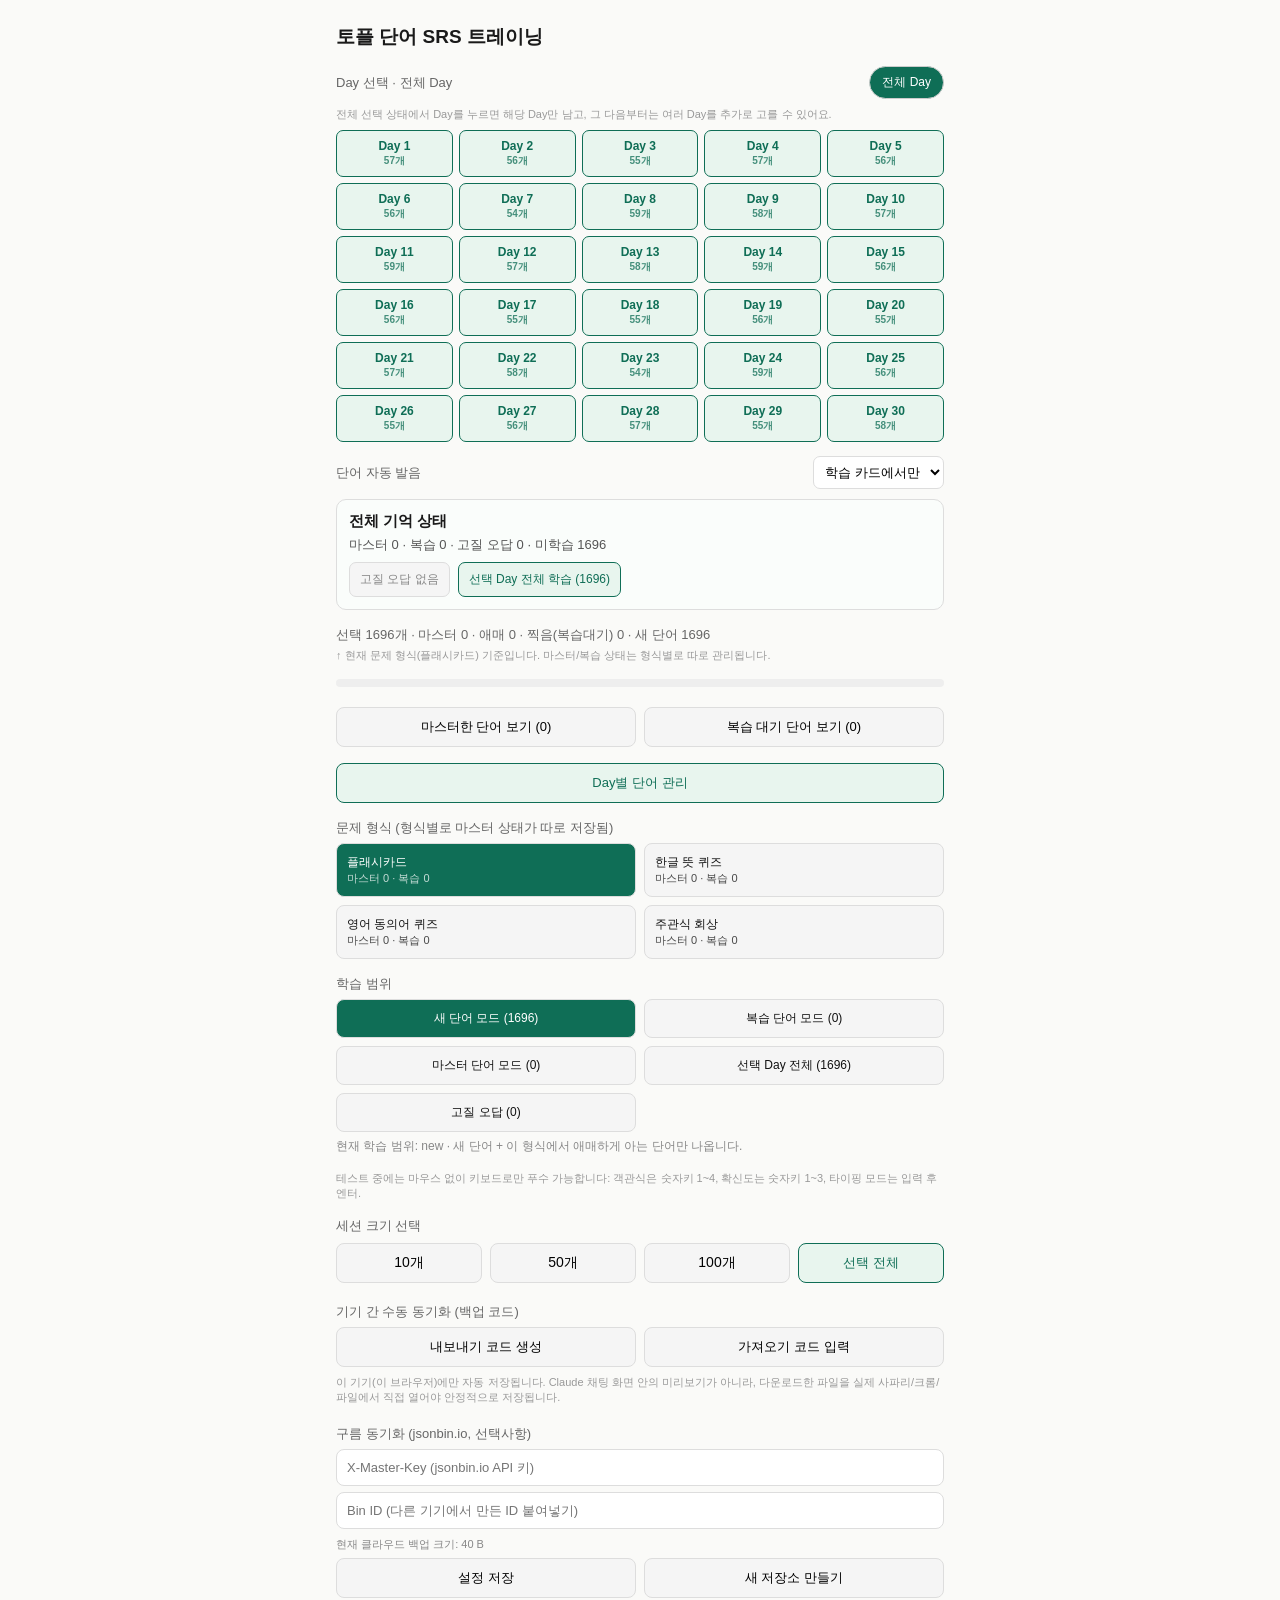
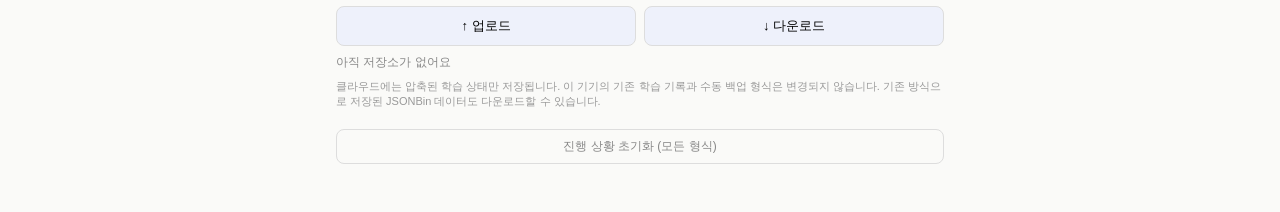
<file: toefl_vocab_srs_textbook_4.html>
<!DOCTYPE html>
<html lang="ko">
<head>
<meta charset="UTF-8">
<meta name="viewport" content="width=device-width, initial-scale=1.0, maximum-scale=1.0, user-scalable=no, viewport-fit=cover">
<meta name="apple-mobile-web-app-capable" content="yes">
<meta name="apple-mobile-web-app-status-bar-style" content="default">
<meta name="mobile-web-app-capable" content="yes">
<title>토플 단어 SRS</title>
<style>
  * { box-sizing: border-box; -webkit-tap-highlight-color: transparent; }
  html, body {
    margin: 0; padding: 0;
    font-family: -apple-system, BlinkMacSystemFont, "Apple SD Gothic Neo", "Segoe UI", "Noto Sans KR", Roboto, sans-serif;
    background: #fafaf8; color: #1a1a1a; -webkit-text-size-adjust: 100%;
  }
  body { padding: env(safe-area-inset-top) env(safe-area-inset-right) env(safe-area-inset-bottom) env(safe-area-inset-left); }
  button { font-family: inherit; -webkit-appearance: none; appearance: none; }
  input { font-family: inherit; -webkit-appearance: none; appearance: none; }
  #app { max-width: 640px; margin: 0 auto; padding: 16px; }
  .kbd { display:inline-block; min-width:16px; text-align:center; font-size:11px; opacity:0.55; border:1px solid currentColor; border-radius:4px; padding:0 4px; margin-right:8px; }
  @media (prefers-color-scheme: dark) { html, body { background: #16161a; color: #eaeaea; } }
</style>
</head>
<body>
<div id="app"></div>
<script>
const WORDS = [{"en":"exploit","ko":"이용하다, 착취하다","cl":"이용/보상"},{"en":"account for","ko":"설명하다, (비율을) 차지하다","cl":"이용/보상"},{"en":"particular","ko":"특정한, 특별한","cl":"두드러짐"},{"en":"prominent","ko":"두드러진, 저명한","cl":"두드러짐"},{"en":"replenish","ko":"다시 채우다, 보충하다","cl":"채우다"},{"en":"indigenous","ko":"토착의, 원산의","cl":"존재/기원"},{"en":"pinpoint","ko":"정확히 찾아내다, 콕 집다","cl":"찾다/조사"},{"en":"annihilate","ko":"전멸시키다, 완전히 파괴하다","cl":"제거/파괴"},{"en":"conversely","ko":"반대로, 역으로","cl":"부사혼동"},{"en":"investigate","ko":"조사하다","cl":"찾다/조사"},{"en":"assure","ko":"장담하다, 확언하다","cl":"확실/입증"},{"en":"entire","ko":"전체의","cl":"전체/양"},{"en":"compensate for","ko":"보상하다, 상쇄하다","cl":"이용/보상"},{"en":"postulate","ko":"(증거 없이) 가정하다, 상정하다","cl":"가정/추정"},{"en":"magnify","ko":"확대하다, 과장하다","cl":"확대/과장"},{"en":"afford","ko":"~할 여유가 되다, 제공하다","cl":"이용/보상"},{"en":"conclusive","ko":"결정적인, 확정적인","cl":"확실/입증"},{"en":"unsophisticated","ko":"세련되지 않은, 소박한","cl":"세련/투박"},{"en":"justified","ko":"정당화된","cl":"확실/입증"},{"en":"deliberate","ko":"의도적인 / 신중히 생각하다","cl":"의도/신중"},{"en":"depend on","ko":"~에 의존하다, 좌우되다","cl":"이용/보상"},{"en":"substantiate","ko":"(증거로) 입증하다","cl":"확실/입증"},{"en":"successively","ko":"연속적으로, 잇달아","cl":"부사혼동"},{"en":"pervasive","ko":"만연한, 널리 퍼진","cl":"널리퍼짐"},{"en":"strenuous","ko":"몹시 힘든, 격렬한","cl":"단독"},{"en":"sleek","ko":"매끈한, 세련된","cl":"세련/투박"},{"en":"invoke","ko":"(권리 등을) 발동하다, 호소하다","cl":"단독"},{"en":"impressive","ko":"인상적인","cl":"두드러짐"},{"en":"conjunction","ko":"결합, 접속사","cl":"단독"},{"en":"astoundingly","ko":"놀랍게도","cl":"부사혼동"},{"en":"aftermath","ko":"(사건의) 여파, 결과","cl":"단독"},{"en":"promptly","ko":"즉시, 지체 없이","cl":"부사혼동"},{"en":"subdue","ko":"진압하다, 억누르다","cl":"제거/파괴"},{"en":"extant","ko":"현존하는","cl":"존재/기원"},{"en":"sedentary","ko":"앉아서 지내는, 활동이 적은","cl":"활동부족"},{"en":"eliminate","ko":"제거하다, 없애다","cl":"제거/파괴"},{"en":"perfect","ko":"완벽한 / 완벽하게 하다","cl":"단독"},{"en":"genuine","ko":"진짜의, 진실된","cl":"확실/입증"},{"en":"dominant","ko":"지배적인, 우세한","cl":"지배/최고"},{"en":"unrivaled","ko":"비할 데 없는, 타의 추종을 불허하는","cl":"지배/최고"},{"en":"paradox","ko":"역설","cl":"단독"},{"en":"neglect","ko":"방치하다, 소홀히 하다","cl":"단독"},{"en":"recall","ko":"기억해내다, 회수하다","cl":"찾다/조사"},{"en":"ascend","ko":"오르다, 상승하다","cl":"단독"},{"en":"solid","ko":"단단한, 견고한","cl":"단독"},{"en":"contour","ko":"윤곽, 외형","cl":"단독"},{"en":"inhabit","ko":"거주하다, 서식하다","cl":"존재/기원"},{"en":"irrevocably","ko":"돌이킬 수 없게","cl":"부사혼동"},{"en":"superficially","ko":"피상적으로, 표면적으로","cl":"부사혼동"},{"en":"stunted","ko":"성장이 저해된, 발육 부진의","cl":"활동부족"},{"en":"malleable","ko":"(마음이) 잘 순응하는, (금속이) 잘 늘어나는","cl":"유연/순응"},{"en":"mean","ko":"의미하다 / 비열한 / 평균의 (다의어 주의)","cl":"단독"},{"en":"exclude","ko":"배제하다, 제외하다","cl":"제거/파괴"},{"en":"mature","ko":"성숙한 / 성숙해지다","cl":"성장/발달"},{"en":"pillar","ko":"기둥, (조직의) 중심인물","cl":"단독"},{"en":"encroachment","ko":"(권리 등의) 침해, 잠식","cl":"단독"},{"en":"no wonder","ko":"~은 놀랄 것도 없다","cl":"부사혼동"},{"en":"virtually","ko":"사실상, 거의","cl":"부사혼동"},{"en":"unprecedented","ko":"전례 없는","cl":"지배/최고"},{"en":"grow accustomed to","ko":"~에 익숙해지다","cl":"단독"},{"en":"intrigue","ko":"강한 흥미를 끌다 / 음모","cl":"단독"},{"en":"implausible","ko":"믿기 어려운, 타당해 보이지 않는","cl":"확실/입증(반의)"},{"en":"decline","ko":"감소하다 / 거절하다 (다의어 주의)","cl":"증감"},{"en":"contemporary","ko":"동시대의, 현대의","cl":"단독"},{"en":"allocate","ko":"할당하다, 배분하다","cl":"단독"},{"en":"drastically","ko":"급격하게","cl":"부사혼동"},{"en":"heterogeneous","ko":"이질적인, 여러 다른 요소로 된","cl":"다양성"},{"en":"conspicuous","ko":"눈에 띄는","cl":"두드러짐"},{"en":"prolific","ko":"다작의, 多産의","cl":"단독"},{"en":"fluctuation","ko":"변동, 등락","cl":"증감"},{"en":"encourage","ko":"격려하다, 장려하다","cl":"단독"},{"en":"abrupt","ko":"갑작스러운","cl":"단독"},{"en":"evaluate","ko":"평가하다","cl":"찾다/조사"},{"en":"comprehensive","ko":"포괄적인","cl":"전체/양"},{"en":"engrave","ko":"(문자·그림을) 새기다","cl":"단독"},{"en":"slight","ko":"약간의, 사소한","cl":"단독"},{"en":"monotonous","ko":"단조로운","cl":"단독"},{"en":"regard","ko":"여기다, 간주하다","cl":"단독"},{"en":"obsession with","ko":"~에 대한 집착","cl":"단독"},{"en":"optimize","ko":"최적화하다","cl":"단독"},{"en":"supplant","ko":"대체하다, 대신하다","cl":"단독"},{"en":"colossal","ko":"거대한","cl":"전체/양"},{"en":"diffuse","ko":"확산되다 / 분산된","cl":"널리퍼짐"},{"en":"mechanics","ko":"역학, (작동) 방식","cl":"단독"},{"en":"susceptible to","ko":"~에 취약한, 영향받기 쉬운","cl":"단독"},{"en":"emanate","ko":"(from) 나오다, 발산하다","cl":"단독"},{"en":"conventionally","ko":"관습적으로","cl":"부사혼동"},{"en":"expansive","ko":"광범위한, 확장하는","cl":"전체/양"},{"en":"sporadically","ko":"산발적으로, 이따금","cl":"부사혼동"},{"en":"comparative","ko":"비교의, 상대적인","cl":"단독"},{"en":"stamp out","ko":"근절하다, 진압하다","cl":"제거/파괴"},{"en":"stagnation","ko":"정체","cl":"단독"},{"en":"innate","ko":"타고난, 선천적인","cl":"존재/기원"},{"en":"obsolete","ko":"구식의, 쓸모없게 된","cl":"단독"},{"en":"specify","ko":"명시하다, 구체적으로 말하다","cl":"단독"},{"en":"endure","ko":"견디다, 지속되다","cl":"단독"},{"en":"conceivable","ko":"상상할 수 있는, 있을 법한","cl":"확실/입증"},{"en":"sufficiently","ko":"충분히","cl":"부사혼동"},{"en":"entail","ko":"수반하다","cl":"단독"},{"en":"depict","ko":"묘사하다","cl":"단독"},{"en":"integration","ko":"통합","cl":"단독"},{"en":"stockpile","ko":"비축하다, 비축량","cl":"채우다"},{"en":"capture","ko":"포착하다, 사로잡다","cl":"단독"},{"en":"landscape","ko":"풍경, (분야의) 지형/판도","cl":"단독"},{"en":"elaborately","ko":"정교하게","cl":"세련/투박"},{"en":"autonomous","ko":"자율적인, 독립적인","cl":"단독"},{"en":"boom","ko":"급증, 호황","cl":"증감"},{"en":"supremacy","ko":"우위, 패권","cl":"지배/최고"},{"en":"ravage","ko":"황폐화시키다","cl":"제거/파괴"},{"en":"authority","ko":"권위, 권한","cl":"단독"},{"en":"plug","ko":"막다, 메우다 / 플러그","cl":"단독"},{"en":"discrepancy","ko":"불일치, 차이","cl":"단독"},{"en":"elucidate","ko":"명확히 설명하다","cl":"단독"},{"en":"simultaneous","ko":"동시의","cl":"단독"},{"en":"vast","ko":"광대한, 막대한","cl":"전체/양"},{"en":"reluctant","ko":"꺼리는, 마지못한","cl":"단독"},{"en":"conjecture","ko":"추측, 추측하다","cl":"가정/추정"},{"en":"embed","ko":"깊이 박다, 내재시키다","cl":"단독"},{"en":"vow","ko":"맹세하다","cl":"단독"},{"en":"counter","ko":"반박하다, 대응하다","cl":"단독"},{"en":"apparent","ko":"명백한, 겉보기의(다의어)","cl":"확실/입증"},{"en":"bombard","ko":"(질문 등을) 퍼붓다, 포격하다","cl":"단독"},{"en":"reveal","ko":"드러내다, 밝히다","cl":"단독"},{"en":"sturdy","ko":"튼튼한","cl":"단독"},{"en":"traditionally","ko":"전통적으로","cl":"부사혼동"},{"en":"correspondingly","ko":"상응하게, 그에 따라","cl":"부사혼동"},{"en":"trigger","ko":"촉발하다, 유발하다","cl":"단독"},{"en":"spontaneous","ko":"자발적인, 즉흥적인","cl":"단독"},{"en":"miniature","ko":"축소된, 소형의","cl":"단독"},{"en":"commission","ko":"위임하다, 의뢰하다 / 위원회","cl":"단독"},{"en":"remarkable","ko":"놀랄 만한, 주목할 만한","cl":"두드러짐"},{"en":"effort","ko":"노력","cl":"단독"},{"en":"manifestation","ko":"(구체적인) 표현, 드러남","cl":"단독"},{"en":"prior","ko":"이전의","cl":"단독"},{"en":"cast about","ko":"(해결책 등을) 찾아 헤매다","cl":"찾다/조사"},{"en":"rigorous","ko":"엄격한, 철저한","cl":"단독"},{"en":"compulsory","ko":"의무적인, 필수의","cl":"단독"},{"en":"subsidiary","ko":"부수적인 / 자회사","cl":"단독"},{"en":"status","ko":"지위, 상태","cl":"단독"},{"en":"emphasize","ko":"강조하다","cl":"단독"},{"en":"largely","ko":"대체로, 주로","cl":"부사혼동"},{"en":"experimental","ko":"실험적인","cl":"단독"},{"en":"drain","ko":"배수하다, 소모시키다","cl":"단독"},{"en":"denote","ko":"나타내다, 의미하다","cl":"단독"},{"en":"repudiate","ko":"거부하다, 부인하다","cl":"단독"},{"en":"contradictory","ko":"모순되는","cl":"단독"},{"en":"propagate","ko":"전파하다, 번식시키다","cl":"널리퍼짐"},{"en":"ensure","ko":"보장하다, 확실하게 하다","cl":"확실/입증"},{"en":"pore","ko":"(over) 자세히 살피다, 응시하다 / 모공","cl":"찾다/조사"},{"en":"alternate","ko":"번갈아 하다 / 대안의","cl":"단독"},{"en":"devastating","ko":"처참한, 파괴적인","cl":"제거/파괴"},{"en":"mingle with","ko":"~와 어울리다, 섞이다","cl":"단독"},{"en":"continued","ko":"계속되는, 지속적인","cl":"단독"},{"en":"attempt","ko":"시도, 시도하다","cl":"단독"},{"en":"subterfuge","ko":"(책략적인) 속임수","cl":"단독"},{"en":"convert","ko":"전환하다, 개조하다","cl":"단독"},{"en":"contention","ko":"논쟁, 주장","cl":"단독"},{"en":"migrate","ko":"이주하다","cl":"단독"},{"en":"succession","ko":"연속, 계승","cl":"단독"},{"en":"tentativeness","ko":"잠정성, 망설임","cl":"단독"},{"en":"fragmentary","ko":"단편적인, 조각난","cl":"단독"},{"en":"legendary","ko":"전설적인, 아주 유명한","cl":"지배/최고"},{"en":"setback","ko":"차질, 좌절","cl":"단독"},{"en":"fine-tune","ko":"미세하게 조정하다","cl":"단독"},{"en":"enthusiastic","ko":"열정적인","cl":"단독"},{"en":"loose","ko":"헐거운, 느슨한","cl":"단독"},{"en":"portrait","ko":"초상화, 인물 묘사","cl":"단독"},{"en":"terminology","ko":"(전문) 용어","cl":"단독"},{"en":"readily","ko":"손쉽게, 기꺼이","cl":"부사혼동"},{"en":"advocate","ko":"지지하다, 옹호자","cl":"단독"},{"en":"utterly","ko":"완전히, 전적으로","cl":"부사혼동"},{"en":"abound","ko":"풍부하다, 많이 있다","cl":"전체/양"},{"en":"formidable","ko":"가공할, 만만찮은","cl":"전체/양"},{"en":"enormous","ko":"거대한, 막대한","cl":"전체/양"},{"en":"disband","ko":"해산하다","cl":"제거/파괴"},{"en":"alleged","ko":"(증거 없이) 주장된, ~라고 하는","cl":"확실/입증(반의)"},{"en":"renowned","ko":"유명한, 명성 있는","cl":"지배/최고"},{"en":"versatile","ko":"다재다능한","cl":"단독"},{"en":"prohibitive","ko":"(가격 등이) 엄두를 못 낼 정도의","cl":"단독"},{"en":"option","ko":"선택(권)","cl":"단독"},{"en":"inherent","ko":"내재된, 고유의","cl":"존재/기원"},{"en":"justly","ko":"정당하게","cl":"확실/입증"},{"en":"provoke","ko":"유발하다, 자극하다","cl":"단독"},{"en":"impermeable","ko":"불침투성의, 통과시키지 않는","cl":"단독"},{"en":"momentous","ko":"중대한","cl":"두드러짐"},{"en":"forestall","ko":"(미리 조치해) 막다, 저지하다","cl":"제거/파괴"},{"en":"therefore","ko":"그러므로","cl":"부사혼동"},{"en":"persuade","ko":"설득하다","cl":"단독"},{"en":"proximity","ko":"근접함, 가까움","cl":"단독"},{"en":"dependable","ko":"믿을 만한","cl":"확실/입증"},{"en":"ensuing","ko":"뒤이어 일어나는","cl":"단독"},{"en":"appreciably","ko":"상당히, 눈에 띄게","cl":"부사혼동"},{"en":"obligate","ko":"의무를 지우다","cl":"단독"},{"en":"wholesale","ko":"대규모의, 전면적인 / 도매의","cl":"전체/양"},{"en":"dweller","ko":"거주자","cl":"존재/기원"},{"en":"tacit","ko":"암묵적인, 무언의","cl":"단독"},{"en":"resolve","ko":"해결하다, 결심하다","cl":"단독"},{"en":"merit","ko":"가치, 장점","cl":"단독"},{"en":"notion","ko":"개념, 관념","cl":"단독"},{"en":"synthesize","ko":"종합하다, 합성하다","cl":"단독"},{"en":"spectrum","ko":"범위, 스펙트럼","cl":"단독"},{"en":"stream","ko":"흐름, 개울","cl":"단독"},{"en":"rupture","ko":"파열, 결렬","cl":"제거/파괴"},{"en":"presuppose","ko":"전제로 하다","cl":"가정/추정"},{"en":"well-to-do","ko":"부유한","cl":"단독"},{"en":"appeal","ko":"매력, 호소하다","cl":"단독"},{"en":"accurately","ko":"정확하게","cl":"부사혼동"},{"en":"fastidious","ko":"까다로운, 세심한","cl":"단독"},{"en":"contraction","ko":"수축","cl":"단독"},{"en":"stimulus","ko":"자극(제)","cl":"단독"},{"en":"track","ko":"추적하다, 진로","cl":"찾다/조사"},{"en":"tame","ko":"길들이다, 길들여진","cl":"단독"},{"en":"install","ko":"설치하다","cl":"단독"},{"en":"chronicle","ko":"연대기, 기록하다","cl":"단독"},{"en":"novel","ko":"새로운, 참신한 / 소설","cl":"단독"},{"en":"isolated","ko":"고립된, 격리된","cl":"단독"},{"en":"exposed","ko":"노출된","cl":"단독"},{"en":"intermingled","ko":"뒤섞인","cl":"단독"},{"en":"succulent","ko":"즙이 많은, 다육질의","cl":"단독"},{"en":"homogeneous","ko":"동질적인, 균질한","cl":"다양성(반의)"},{"en":"era","ko":"시대","cl":"단독"},{"en":"threat","ko":"위협","cl":"단독"},{"en":"foul","ko":"반칙의, 더러운","cl":"단독"},{"en":"prey","ko":"먹이","cl":"단독"},{"en":"practically","ko":"실질적으로, 사실상","cl":"부사혼동"},{"en":"compelling","ko":"설득력 있는, 강렬한","cl":"두드러짐"},{"en":"ultimately","ko":"궁극적으로, 결국","cl":"부사혼동"},{"en":"bulk","ko":"대부분, 부피","cl":"전체/양"},{"en":"incompatible","ko":"양립할 수 없는","cl":"단독"},{"en":"substantially","ko":"상당히","cl":"부사혼동"},{"en":"seek","ko":"추구하다, 찾다","cl":"찾다/조사"},{"en":"unanticipated","ko":"예상치 못한","cl":"확실/입증(반의)"},{"en":"merge","ko":"합병하다, 합쳐지다","cl":"단독"},{"en":"encounter","ko":"마주치다, 접하다","cl":"단독"},{"en":"residue","ko":"잔여물","cl":"단독"},{"en":"circumstance","ko":"상황, 환경","cl":"단독"},{"en":"astonishing","ko":"놀라운","cl":"두드러짐"},{"en":"intermittently","ko":"간헐적으로","cl":"부사혼동"},{"en":"application","ko":"적용, 지원(서)","cl":"단독"},{"en":"predominant","ko":"지배적인, 우세한","cl":"지배/최고"},{"en":"remote","ko":"외딴, 원격의","cl":"단독"},{"en":"inordinate","ko":"과도한, 지나친","cl":"전체/양"},{"en":"launch","ko":"시작하다, 발사하다","cl":"단독"},{"en":"trend","ko":"경향, 추세","cl":"단독"},{"en":"embodiment","ko":"구현, 화신","cl":"단독"},{"en":"colonize","ko":"식민지로 만들다","cl":"단독"},{"en":"affect","ko":"영향을 미치다","cl":"단독"},{"en":"speculation","ko":"추측, 투기","cl":"가정/추정"},{"en":"compound","ko":"화합물, 복합의","cl":"단독"},{"en":"fascinating","ko":"매혹적인","cl":"두드러짐"},{"en":"constellation","ko":"별자리, (관련된 것들의) 집합","cl":"단독"},{"en":"unconsolidated","ko":"다져지지 않은, 굳지 않은","cl":"단독"},{"en":"outstanding","ko":"뛰어난, 미해결의(다의어)","cl":"두드러짐"},{"en":"outcome","ko":"결과","cl":"단독"},{"en":"document","ko":"문서, 기록하다","cl":"단독"},{"en":"intrinsically","ko":"본질적으로","cl":"부사혼동"},{"en":"disputatious","ko":"논쟁을 좋아하는","cl":"단독"},{"en":"diverse","ko":"다양한","cl":"다양성"},{"en":"eerie","ko":"으스스한, 기이한","cl":"단독"},{"en":"tenuous","ko":"미약한, 빈약한","cl":"단독"},{"en":"eradicate","ko":"근절하다, 뿌리뽑다","cl":"제거/파괴"},{"en":"prone to","ko":"~하기 쉬운, ~하는 경향이 있는","cl":"단독"},{"en":"lodge","ko":"(신고 등을) 제기하다, 숙박하다","cl":"단독"},{"en":"gather momentum","ko":"탄력을 받다, 기세가 붙다","cl":"단독"},{"en":"viable","ko":"실행 가능한, 생존 가능한","cl":"단독"},{"en":"impediment","ko":"장애(물)","cl":"단독"},{"en":"arid","ko":"매우 건조한, 척박한","cl":"단독"},{"en":"credible","ko":"믿을 만한, 신뢰할 수 있는","cl":"확실/입증"},{"en":"vacate","ko":"비우다, 떠나다","cl":"단독"},{"en":"cushion","ko":"완충하다, 충격을 줄이다","cl":"단독"},{"en":"peculiar","ko":"특이한, 이상한","cl":"단독"},{"en":"attributable to","ko":"~에 기인하는","cl":"단독"},{"en":"enact","ko":"(법을) 제정하다","cl":"단독"},{"en":"stratified","ko":"층을 이룬, 계층화된","cl":"단독"},{"en":"with regard to","ko":"~에 관하여","cl":"단독"},{"en":"turbulent","ko":"격동의, 격렬한","cl":"단독"},{"en":"appraisal","ko":"평가","cl":"찾다/조사"},{"en":"erroneous","ko":"잘못된, 틀린","cl":"확실/입증(반의)"},{"en":"proponent","ko":"지지자, 옹호자","cl":"단독"},{"en":"absolute","ko":"절대적인, 완전한","cl":"전체/양"},{"en":"gratify","ko":"만족시키다, 기쁘게 하다","cl":"단독"},{"en":"disperse","ko":"흩어지다, 분산시키다","cl":"널리퍼짐"},{"en":"adjacent","ko":"인접한","cl":"단독"},{"en":"sequence","ko":"순서, 연속","cl":"단독"},{"en":"detect","ko":"감지하다, 발견하다","cl":"찾다/조사"},{"en":"flexible","ko":"유연한","cl":"유연/순응"},{"en":"surpass","ko":"능가하다, 뛰어넘다","cl":"지배/최고"},{"en":"invariable","ko":"변함없는, 항상 똑같은","cl":"단독"},{"en":"dramatic","ko":"극적인","cl":"단독"},{"en":"master","ko":"통달하다, 숙달하다","cl":"단독"},{"en":"assimilate","ko":"동화되다, 흡수하다","cl":"단독"},{"en":"overwhelming","ko":"압도적인","cl":"지배/최고"},{"en":"curious","ko":"호기심이 많은","cl":"단독"},{"en":"alteration","ko":"변화, 변경","cl":"증감"},{"en":"consequence","ko":"결과","cl":"단독"},{"en":"deceive","ko":"속이다, 기만하다","cl":"단독"},{"en":"ample","ko":"충분한, 풍부한","cl":"전체/양"},{"en":"resilient","ko":"회복력 있는, 탄력 있는","cl":"단독"},{"en":"detach","ko":"분리하다, 떼어내다","cl":"단독"},{"en":"account","ko":"설명, 계좌, 간주하다(다의어)","cl":"단독"},{"en":"equilibrium","ko":"균형, 평형","cl":"단독"},{"en":"surmise","ko":"추측하다","cl":"가정/추정"},{"en":"unsuitable","ko":"부적합한","cl":"단독"},{"en":"imaginative","ko":"상상력이 풍부한","cl":"단독"},{"en":"imposing","ko":"인상적인, 위풍당당한","cl":"두드러짐"},{"en":"vitality","ko":"활력, 생명력","cl":"단독"},{"en":"vehicle","ko":"수단, 차량","cl":"단독"},{"en":"hitherto","ko":"지금까지","cl":"부사혼동"},{"en":"plague","ko":"괴롭히다, 역병","cl":"단독"},{"en":"domain","ko":"영역, 분야","cl":"단독"},{"en":"indifferent","ko":"무관심한","cl":"단독"},{"en":"champion","ko":"옹호하다, 지지하다","cl":"단독"},{"en":"deteriorate","ko":"악화되다","cl":"증감"},{"en":"assault","ko":"공격(하다)","cl":"단독"},{"en":"appropriate","ko":"적절한","cl":"단독"},{"en":"adept","ko":"능숙한","cl":"단독"},{"en":"indeed","ko":"실제로, 정말로","cl":"부사혼동"},{"en":"pursuit","ko":"추구","cl":"단독"},{"en":"incite","ko":"선동하다, 부추기다","cl":"단독"},{"en":"gurantee","ko":"보장하다","cl":"확실/입증"},{"en":"prosperity","ko":"번영","cl":"단독"},{"en":"primarily","ko":"주로","cl":"부사혼동"},{"en":"erupt","ko":"분출하다, 폭발하다","cl":"단독"},{"en":"trace","ko":"자취, 추적하다","cl":"찾다/조사"},{"en":"prestigious","ko":"명망 있는","cl":"지배/최고"},{"en":"shape","ko":"형태, 형성하다","cl":"단독"},{"en":"inflict","ko":"(고통 등을) 가하다","cl":"단독"},{"en":"portion","ko":"부분, 몫","cl":"단독"},{"en":"coincidence","ko":"우연의 일치","cl":"단독"},{"en":"propel","ko":"추진하다","cl":"단독"},{"en":"thoroughly","ko":"철저히","cl":"부사혼동"},{"en":"contemplate","ko":"심사숙고하다","cl":"단독"},{"en":"unethical","ko":"비윤리적인","cl":"단독"},{"en":"replicate","ko":"복제하다, 재현하다","cl":"단독"},{"en":"hasty","ko":"성급한","cl":"확실/입증(반의)"},{"en":"representative","ko":"대표적인, 대표(자)","cl":"단독"},{"en":"range","ko":"범위","cl":"단독"},{"en":"considerable","ko":"상당한","cl":"전체/양"},{"en":"dominate","ko":"지배하다","cl":"지배/최고"},{"en":"ratio","ko":"비율","cl":"단독"},{"en":"duplicate","ko":"복제하다, 복제(품)","cl":"단독"},{"en":"barely","ko":"거의 ~않다, 겨우","cl":"부사혼동"},{"en":"strew","ko":"흩뿌리다","cl":"널리퍼짐"},{"en":"legitimately","ko":"정당하게, 합법적으로","cl":"확실/입증"},{"en":"encapsulate","ko":"요약하다, 응축하다","cl":"단독"},{"en":"relatively","ko":"상대적으로, 비교적","cl":"부사혼동"},{"en":"hazard","ko":"위험(요소)","cl":"단독"},{"en":"paramount","ko":"가장 중요한, 최고의","cl":"지배/최고"},{"en":"unwieldy","ko":"다루기 힘든, 비대한","cl":"단독"},{"en":"subsequent","ko":"그 다음의, 후속의","cl":"단독"},{"en":"striking","ko":"눈에 띄는, 두드러진","cl":"두드러짐"},{"en":"extended","ko":"연장된, 확장된","cl":"전체/양"},{"en":"ephemeral","ko":"수명이 짧은, 덧없는","cl":"단독"},{"en":"rigid","ko":"엄격한, 단단한","cl":"단독"},{"en":"chief","ko":"주요한, 최고의","cl":"지배/최고"},{"en":"severity","ko":"심각성, 가혹함","cl":"단독"},{"en":"typical of","ko":"~의 전형적인","cl":"단독"},{"en":"enable","ko":"가능하게 하다","cl":"단독"},{"en":"empirical","ko":"경험적인, 실증적인","cl":"단독"},{"en":"controversy","ko":"논쟁","cl":"단독"},{"en":"accomplish","ko":"성취하다, 이루다","cl":"단독"},{"en":"set","ko":"놓다, 정하다 (다의어)","cl":"단독"},{"en":"lag","ko":"뒤처지다, 지연","cl":"단독"},{"en":"exude","ko":"(냄새·감정 등을) 발산하다","cl":"단독"},{"en":"interplay","ko":"상호작용","cl":"단독"},{"en":"precede","ko":"~에 앞서다, 선행하다","cl":"단독"},{"en":"manipulation","ko":"조작, 다루기","cl":"단독"},{"en":"dry","ko":"건조한","cl":"단독"},{"en":"assist with","ko":"~을 돕다","cl":"단독"},{"en":"acute","ko":"극심한, 예리한, 급성의","cl":"단독"},{"en":"article","ko":"기사, 조항, 물건","cl":"단독"},{"en":"scrutiny","ko":"정밀 조사","cl":"찾다/조사"},{"en":"recompense","ko":"보상(하다)","cl":"이용/보상"},{"en":"reflect","ko":"반영하다, 반사하다","cl":"단독"},{"en":"immeasurably","ko":"헤아릴 수 없이, 엄청나게","cl":"부사혼동"},{"en":"rudiments","ko":"기초, 기본 원리","cl":"단독"},{"en":"mortality","ko":"사망률, 죽음을 피할 수 없음","cl":"단독"},{"en":"awkward","ko":"어색한, 서투른","cl":"단독"},{"en":"constrain","ko":"제한하다, 강제하다","cl":"단독"},{"en":"turmoil","ko":"혼란, 소란","cl":"단독"},{"en":"property","ko":"속성, 재산","cl":"단독"},{"en":"fuel","ko":"연료를 공급하다, 부채질하다","cl":"단독"},{"en":"majestic","ko":"장엄한, 위엄 있는","cl":"두드러짐"},{"en":"preeminent","ko":"탁월한, 뛰어난","cl":"지배/최고"},{"en":"crude","ko":"대충의, 조잡한, 원유의","cl":"세련/투박"},{"en":"variety","ko":"다양성","cl":"다양성"},{"en":"typically","ko":"전형적으로, 보통","cl":"부사혼동"},{"en":"supplementary","ko":"보충의, 추가의","cl":"채우다"},{"en":"reduce","ko":"줄이다","cl":"증감"},{"en":"subject","ko":"대상, 학과, 지배하다(다의어)","cl":"단독"},{"en":"flee","ko":"도망치다","cl":"단독"},{"en":"furthermore","ko":"게다가, 더욱이","cl":"부사혼동"},{"en":"proliferate","ko":"급증하다, 확산되다","cl":"증감"},{"en":"assess","ko":"평가하다","cl":"찾다/조사"},{"en":"spur","ko":"자극하다, 박차를 가하다","cl":"단독"},{"en":"eclectic","ko":"다양한 출처를 취합한, 절충적인","cl":"다양성"},{"en":"crucial","ko":"결정적인, 중요한","cl":"확실/입증"},{"en":"intricate","ko":"복잡한, 정교한","cl":"단독"},{"en":"palatial","ko":"궁전 같은, 웅장한","cl":"두드러짐"},{"en":"potent","ko":"강력한","cl":"단독"},{"en":"extract","ko":"추출하다, 발췌","cl":"단독"},{"en":"course through","ko":"(혈액 등이) ~을 타고 흐르다","cl":"단독"},{"en":"criterion","ko":"기준","cl":"단독"},{"en":"enjoy","ko":"즐기다, 누리다(다의어)","cl":"단독"},{"en":"inadvertently","ko":"무심코, 부주의로","cl":"부사혼동"},{"en":"peril","ko":"위험","cl":"단독"},{"en":"arduous","ko":"몹시 힘든, 고된","cl":"단독"},{"en":"feat","ko":"(뛰어난) 업적, 위업","cl":"단독"},{"en":"friction","ko":"마찰, 갈등","cl":"단독"},{"en":"materialize","ko":"실현되다, 구체화되다","cl":"단독"},{"en":"regulate","ko":"규제하다, 조절하다","cl":"단독"},{"en":"demise","ko":"종말, 사망","cl":"단독"},{"en":"frankly","ko":"솔직히","cl":"부사혼동"},{"en":"immensely","ko":"엄청나게, 대단히","cl":"부사혼동"},{"en":"deem","ko":"~로 여기다, 간주하다","cl":"단독"},{"en":"consumption","ko":"소비","cl":"단독"},{"en":"suspend","ko":"중단하다, 매달다","cl":"단독"},{"en":"prevent","ko":"막다, 예방하다","cl":"제거/파괴"},{"en":"authentic","ko":"진짜의, 진품의","cl":"확실/입증"},{"en":"redundant","ko":"불필요한, 여분의","cl":"단독"},{"en":"profuse","ko":"아낌없는, 많은","cl":"전체/양"},{"en":"ornament","ko":"장식(품)","cl":"단독"},{"en":"demolish","ko":"철거하다, 파괴하다","cl":"제거/파괴"},{"en":"voracious","ko":"게걸스러운, 탐욕스러운","cl":"단독"},{"en":"as well as","ko":"~뿐만 아니라","cl":"단독"},{"en":"extreme","ko":"극단적인","cl":"단독"},{"en":"reform","ko":"개혁하다","cl":"단독"},{"en":"determinant","ko":"결정 요인","cl":"단독"},{"en":"inclination","ko":"성향, 경향","cl":"단독"},{"en":"inflation","ko":"물가 상승, 인플레이션","cl":"증감"},{"en":"routine","ko":"일상적인, 판에 박힌","cl":"단독"},{"en":"accessible","ko":"접근 가능한","cl":"단독"},{"en":"constituent","ko":"구성 요소, 유권자","cl":"단독"},{"en":"insolent","ko":"무례한, 건방진","cl":"단독"},{"en":"to be sure","ko":"확실히, 물론","cl":"확실/입증"},{"en":"broadly","ko":"대체로, 넓게","cl":"부사혼동"},{"en":"echo","ko":"반향, 반복하다","cl":"단독"},{"en":"shoddy","ko":"조잡한, 저급한","cl":"세련/투박"},{"en":"gear","ko":"장비, 기어","cl":"단독"},{"en":"absorb","ko":"흡수하다","cl":"단독"},{"en":"whereby","ko":"그것에 의하여","cl":"단독"},{"en":"assemble","ko":"조립하다, 모으다","cl":"단독"},{"en":"liberate","ko":"해방시키다","cl":"단독"},{"en":"rational","ko":"합리적인, 이성적인","cl":"단독"},{"en":"resistance","ko":"저항","cl":"단독"},{"en":"indefinite period","ko":"무기한","cl":"단독"},{"en":"ardent","ko":"열렬한","cl":"단독"},{"en":"extinct","ko":"멸종된","cl":"존재/기원(반의)"},{"en":"be accompanied by","ko":"~을 동반하다","cl":"단독"},{"en":"overestimated","ko":"과대평가된","cl":"증감"},{"en":"initiate","ko":"시작하다, 착수시키다","cl":"단독"},{"en":"trmendous","ko":"엄청난","cl":"전체/양"},{"en":"breakthrough","ko":"돌파구, 획기적 발전","cl":"두드러짐"},{"en":"cope with","ko":"~에 대처하다","cl":"단독"},{"en":"inducement","ko":"유인, 동기","cl":"단독"},{"en":"irreversible","ko":"되돌릴 수 없는","cl":"단독"},{"en":"comprise","ko":"구성하다, 포함하다","cl":"단독"},{"en":"culmination","ko":"정점, 최고조","cl":"두드러짐"},{"en":"allegiance","ko":"충성","cl":"단독"},{"en":"notable","ko":"주목할 만한, 유명한","cl":"두드러짐"},{"en":"idiosyncrasy","ko":"(개인의) 특이한 습성","cl":"단독"},{"en":"minute","ko":"미세한, 사소한","cl":"단독"},{"en":"markedly","ko":"현저하게, 뚜렷하게","cl":"부사혼동"},{"en":"phenomenon","ko":"현상","cl":"단독"},{"en":"disseminate","ko":"퍼뜨리다, 전파하다","cl":"널리퍼짐"},{"en":"current","ko":"현재의 / 흐름, 해류","cl":"단독"},{"en":"detrimental","ko":"해로운","cl":"단독"},{"en":"presume","ko":"추정하다","cl":"가정/추정"},{"en":"anarchy","ko":"무정부 상태, 혼란","cl":"단독"},{"en":"snake","ko":"뱀 / 구불구불 나아가다","cl":"단독"},{"en":"sophisticated","ko":"세련된, 정교한","cl":"세련/투박"},{"en":"derive","ko":"~에서 유래하다, 끌어내다","cl":"존재/기원"},{"en":"sole","ko":"유일한","cl":"단독"},{"en":"embellish","ko":"꾸미다, 장식하다","cl":"단독"},{"en":"antagonize","ko":"적대시하다, 반감을 사다","cl":"단독"},{"en":"yearn","ko":"갈망하다","cl":"단독"},{"en":"permit","ko":"허용하다","cl":"단독"},{"en":"scarcity","ko":"부족, 결핍","cl":"단독"},{"en":"renounce","ko":"포기하다, 단념하다","cl":"단독"},{"en":"keep in check","ko":"억제하다, 통제하다","cl":"제거/파괴"},{"en":"subsistence","ko":"생계, 자급자족","cl":"단독"},{"en":"annually","ko":"매년","cl":"부사혼동"},{"en":"emerge","ko":"나타나다, 부상하다","cl":"단독"},{"en":"customary","ko":"관습적인, 통상의","cl":"단독"},{"en":"widely","ko":"널리","cl":"부사혼동"},{"en":"assign","ko":"배정하다, 할당하다","cl":"단독"},{"en":"equivocal","ko":"모호한, 애매한","cl":"확실/입증(반의)"},{"en":"release","ko":"방출하다, 출시하다","cl":"단독"},{"en":"essentially","ko":"본질적으로","cl":"부사혼동"},{"en":"oversee","ko":"감독하다","cl":"단독"},{"en":"rapidly","ko":"빠르게","cl":"부사혼동"},{"en":"acknowledge","ko":"인정하다","cl":"단독"},{"en":"rough","ko":"거친, 대략적인","cl":"단독"},{"en":"preclude","ko":"(미리) 막다, 배제하다","cl":"제거/파괴"},{"en":"portable","ko":"휴대 가능한","cl":"단독"},{"en":"presumable","ko":"추정할 수 있는","cl":"가정/추정"},{"en":"calculatedly","ko":"계산적으로, 의도적으로","cl":"부사혼동"},{"en":"deviation","ko":"일탈, 편차","cl":"단독"},{"en":"hairline","ko":"미세한 (금 등) / 헤어라인","cl":"단독"},{"en":"formulate","ko":"(생각 등을) 공식화하다, 명확히 표현하다","cl":"단독"},{"en":"astute","ko":"영리한, 통찰력 있는","cl":"단독"},{"en":"reliable","ko":"믿을 만한","cl":"확실/입증"},{"en":"take precedence over","ko":"~보다 우선하다","cl":"지배/최고"},{"en":"allusion","ko":"암시, 언급","cl":"단독"},{"en":"locomotion","ko":"이동, 운동","cl":"단독"},{"en":"principally","ko":"주로","cl":"부사혼동"},{"en":"rebellion","ko":"반란","cl":"단독"},{"en":"revive","ko":"되살리다, 회복시키다","cl":"단독"},{"en":"modify","ko":"수정하다","cl":"단독"},{"en":"initially","ko":"처음에","cl":"부사혼동"},{"en":"critical","ko":"중대한, 비판적인","cl":"확실/입증"},{"en":"luminous","ko":"빛나는, 밝은","cl":"두드러짐"},{"en":"facilitate","ko":"촉진하다, 용이하게 하다","cl":"단독"},{"en":"refinement","ko":"정제, 세련됨","cl":"세련/투박"},{"en":"attribute","ko":"~탓으로 돌리다 / 속성","cl":"단독"},{"en":"belch","ko":"트림하다, (연기 등을) 내뿜다","cl":"단독"},{"en":"underrate","ko":"과소평가하다","cl":"증감"},{"en":"immense","ko":"거대한, 막대한","cl":"전체/양"},{"en":"virtue","ko":"미덕, 장점","cl":"단독"},{"en":"bustling","ko":"부산한, 북적거리는","cl":"단독"},{"en":"distinct","ko":"뚜렷한, 별개의","cl":"두드러짐"},{"en":"thriving","ko":"번성하는","cl":"단독"},{"en":"obvious","ko":"명백한","cl":"확실/입증"},{"en":"exceptional","ko":"특출난, 예외적인","cl":"두드러짐"},{"en":"cumbersome","ko":"성가신, 다루기 힘든","cl":"단독"},{"en":"boon","ko":"요긴한 것, 혜택","cl":"단독"},{"en":"oiptimum","ko":"최적의","cl":"지배/최고"},{"en":"uniformly","ko":"균일하게","cl":"부사혼동"},{"en":"unleash","ko":"(강한 감정·힘을) 촉발시키다, 풀어놓다","cl":"단독"},{"en":"acquire","ko":"획득하다","cl":"단독"},{"en":"enigma","ko":"수수께끼","cl":"단독"},{"en":"steadfast","ko":"확고한, 변함없는","cl":"확실/입증"},{"en":"dainty","ko":"우아한, 앙증맞은","cl":"단독"},{"en":"anomaly","ko":"이례적인 것, 변칙","cl":"단독"},{"en":"splendid","ko":"화려한, 훌륭한","cl":"두드러짐"},{"en":"rapport","ko":"친밀한 관계","cl":"단독"},{"en":"question","ko":"의문을 제기하다 / 질문","cl":"단독"},{"en":"scatter","ko":"흩뿌리다, 흩어지다","cl":"널리퍼짐"},{"en":"escalate","ko":"확대되다, 증가하다","cl":"증감"},{"en":"temporary","ko":"일시적인","cl":"단독"},{"en":"attest","ko":"입증하다, 증명하다","cl":"확실/입증"},{"en":"fortify","ko":"강화하다","cl":"단독"},{"en":"remove","ko":"제거하다","cl":"제거/파괴"},{"en":"end","ko":"끝, 끝내다","cl":"단독"},{"en":"plentiful","ko":"풍부한","cl":"전체/양"},{"en":"make it","ko":"성공하다, 해내다","cl":"단독"},{"en":"devastate","ko":"파괴하다, 황폐화시키다","cl":"제거/파괴"},{"en":"eminently","ko":"뛰어나게, 매우","cl":"부사혼동"},{"en":"subtraction","ko":"뺄셈, 감산","cl":"증감"},{"en":"as a rule of thumb","ko":"경험상, 대체로","cl":"부사혼동"},{"en":"blur","ko":"흐릿하게 만들다, 흐려지다","cl":"단독"},{"en":"relay","ko":"전달하다, 중계하다","cl":"단독"},{"en":"expandable","ko":"확장 가능한","cl":"전체/양"},{"en":"scrupulous","ko":"세심한, 꼼꼼한","cl":"단독"},{"en":"approximately","ko":"대략","cl":"부사혼동"},{"en":"paradoxical","ko":"역설적인","cl":"단독"},{"en":"source","ko":"원천, 출처","cl":"존재/기원"},{"en":"adhere","ko":"고수하다, 들러붙다","cl":"단독"},{"en":"available","ko":"이용 가능한","cl":"단독"},{"en":"get rid of","ko":"제거하다, 없애다","cl":"제거/파괴"},{"en":"repel","ko":"물리치다, 격퇴하다","cl":"단독"},{"en":"maximize","ko":"극대화하다","cl":"확대/과장"},{"en":"outermost","ko":"가장 바깥의","cl":"단독"},{"en":"bind","ko":"묶다, 결속시키다","cl":"단독"},{"en":"visible","ko":"보이는","cl":"두드러짐"},{"en":"plausible","ko":"그럴듯한, 타당한 것 같은","cl":"확실/입증"},{"en":"transform","ko":"변형시키다","cl":"단독"},{"en":"counterpart","ko":"상대(에 해당하는 것)","cl":"단독"},{"en":"nevertheless","ko":"그럼에도 불구하고","cl":"부사혼동"},{"en":"pornounced","ko":"뚜렷한, 두드러진","cl":"두드러짐"},{"en":"celebrated","ko":"유명한, 저명한","cl":"지배/최고"},{"en":"exceedingly","ko":"대단히, 매우","cl":"부사혼동"},{"en":"chancy","ko":"위험한, 불확실한","cl":"확실/입증(반의)"},{"en":"vertical","ko":"수직의","cl":"단독"},{"en":"persist","ko":"지속되다, 고집하다","cl":"단독"},{"en":"magnitude","ko":"(큰) 규모, 중요도","cl":"전체/양"},{"en":"discern","ko":"식별하다, 분간하다","cl":"찾다/조사"},{"en":"generate","ko":"발생시키다, 만들어내다","cl":"단독"},{"en":"eccentric","ko":"별난, 기이한","cl":"단독"},{"en":"alternative","ko":"대안(의)","cl":"단독"},{"en":"strategy","ko":"전략","cl":"단독"},{"en":"refine","ko":"정제하다, 다듬다","cl":"세련/투박"},{"en":"precious","ko":"귀중한, 소중한","cl":"단독"},{"en":"subtle","ko":"미묘한, 은은한","cl":"단독"},{"en":"conducive to","ko":"~에 도움이 되는","cl":"단독"},{"en":"preoccupied with","ko":"~에 몰두한","cl":"단독"},{"en":"swift","ko":"신속한","cl":"단독"},{"en":"menace","ko":"위협","cl":"단독"},{"en":"akin to","ko":"~와 유사한","cl":"단독"},{"en":"expend","ko":"(돈·에너지 등을) 쓰다, 소비하다","cl":"단독"},{"en":"belittle","ko":"얕보다, 경시하다","cl":"증감"},{"en":"commend","ko":"칭찬하다, 권장하다","cl":"단독"},{"en":"sue","ko":"고소하다","cl":"단독"},{"en":"innovation","ko":"혁신","cl":"단독"},{"en":"fragmentation","ko":"분열, 파편화","cl":"단독"},{"en":"mainly","ko":"주로","cl":"부사혼동"},{"en":"sufficient","ko":"충분한","cl":"전체/양"},{"en":"abnormally","ko":"비정상적으로","cl":"부사혼동"},{"en":"barrier","ko":"장벽","cl":"단독"},{"en":"gigantic","ko":"거대한","cl":"전체/양"},{"en":"reproduce","ko":"복제하다, 번식하다","cl":"단독"},{"en":"allow","ko":"허용하다","cl":"단독"},{"en":"penetrate","ko":"침투하다, 관통하다","cl":"단독"},{"en":"device","ko":"장치, 기구","cl":"단독"},{"en":"divergent","ko":"갈라지는, 다른","cl":"다양성"},{"en":"flaw","ko":"결함","cl":"단독"},{"en":"buffer","ko":"완충 장치","cl":"단독"},{"en":"refute","ko":"반박하다","cl":"단독"},{"en":"domestic","ko":"국내의, 가정의","cl":"단독"},{"en":"on the spur of the moment","ko":"즉흥적으로","cl":"부사혼동"},{"en":"temperate","ko":"(기후가) 온화한, 절제된","cl":"단독"},{"en":"cosistent with","ko":"~와 일치하는","cl":"확실/입증"},{"en":"splendor","ko":"화려함, 장관","cl":"두드러짐"},{"en":"prosper","ko":"번영하다","cl":"단독"},{"en":"brew","ko":"(음료를) 양조하다, (일이) 일어나려 하다","cl":"단독"},{"en":"persevere","ko":"인내하다, 꾸준히 하다","cl":"단독"},{"en":"bias","ko":"편견","cl":"단독"},{"en":"administer","ko":"관리하다, 집행하다","cl":"단독"},{"en":"groundless","ko":"근거 없는","cl":"확실/입증(반의)"},{"en":"arouse","ko":"(감정 등을) 불러일으키다","cl":"단독"},{"en":"occupy","ko":"차지하다, 점유하다","cl":"단독"},{"en":"virtual","ko":"사실상의, 가상의","cl":"단독"},{"en":"unexplored","ko":"미개척의, 탐험되지 않은","cl":"단독"},{"en":"tuned to","ko":"~에 맞춰진, 민감한","cl":"단독"},{"en":"duration","ko":"지속 기간","cl":"단독"},{"en":"massive","ko":"거대한","cl":"전체/양"},{"en":"feasible","ko":"실행 가능한","cl":"단독"},{"en":"vibrant","ko":"활기찬, 생동감 있는","cl":"단독"},{"en":"accumulation","ko":"축적","cl":"채우다"},{"en":"link","ko":"연결하다","cl":"단독"},{"en":"informally","ko":"비공식적으로","cl":"부사혼동"},{"en":"sovereign","ko":"주권을 가진, 독립된","cl":"단독"},{"en":"key","ko":"핵심적인","cl":"두드러짐"},{"en":"eventually","ko":"결국","cl":"부사혼동"},{"en":"persistent","ko":"끈질긴, 지속적인","cl":"단독"},{"en":"corroborate","ko":"(증거로) 확증하다","cl":"확실/입증"},{"en":"inaugurate","ko":"취임시키다, 개시하다","cl":"단독"},{"en":"further","ko":"더 나아가, 추가의","cl":"단독"},{"en":"concentrate on","ko":"~에 집중하다","cl":"단독"},{"en":"moreover","ko":"게다가","cl":"부사혼동"},{"en":"execute","ko":"실행하다, 처형하다","cl":"단독"},{"en":"urbane","ko":"세련된, 도시풍의","cl":"세련/투박"},{"en":"boast","ko":"자랑하다, 뽐내다","cl":"단독"},{"en":"envision","ko":"마음속에 그리다, 구상하다","cl":"단독"},{"en":"intermediate","ko":"중급의, 중간의","cl":"단독"},{"en":"frightful","ko":"끔찍한, 소름끼치는","cl":"단독"},{"en":"irrvocable","ko":"돌이킬 수 없는","cl":"단독"},{"en":"disintegration","ko":"붕괴, 분해","cl":"제거/파괴"},{"en":"burgeoning","ko":"급성장하는","cl":"증감"},{"en":"terrestrial","ko":"지구의, 육생의","cl":"단독"},{"en":"adorn","ko":"장식하다","cl":"단독"},{"en":"revolution","ko":"혁명, 회전","cl":"단독"},{"en":"randomness","ko":"무작위성","cl":"단독"},{"en":"superficial","ko":"피상적인","cl":"단독"},{"en":"diversion","ko":"전환, 오락","cl":"단독"},{"en":"originate from","ko":"~에서 비롯되다","cl":"존재/기원"},{"en":"intimate","ko":"친밀한","cl":"단독"},{"en":"blossom","ko":"꽃을 피우다, 번성하다","cl":"단독"},{"en":"groundwork","ko":"기초 작업, 토대","cl":"단독"},{"en":"trivial","ko":"사소한","cl":"단독"},{"en":"posterity","ko":"후세, 후손","cl":"단독"},{"en":"aggravate","ko":"악화시키다","cl":"증감"},{"en":"obtainable","ko":"얻을 수 있는","cl":"단독"},{"en":"extent","ko":"정도, 범위","cl":"단독"},{"en":"ingenious","ko":"독창적인, 기발한","cl":"단독"},{"en":"burst","ko":"터지다, 파열하다","cl":"단독"},{"en":"outlying","ko":"외딴, 변두리의","cl":"단독"},{"en":"revolve around","ko":"~을 중심으로 돌아가다","cl":"단독"},{"en":"meticulously","ko":"꼼꼼하게","cl":"단독"},{"en":"utilitarian","ko":"실용적인","cl":"단독"},{"en":"constitute","ko":"구성하다","cl":"단독"},{"en":"reciprocal","ko":"상호간의","cl":"단독"},{"en":"tendency","ko":"경향","cl":"단독"},{"en":"artifact","ko":"인공물, 유물","cl":"단독"},{"en":"expedite","ko":"신속히 처리하다, 촉진하다","cl":"단독"},{"en":"scenario","ko":"시나리오, 상황","cl":"단독"},{"en":"define","ko":"정의하다","cl":"단독"},{"en":"propulsion","ko":"추진(력)","cl":"단독"},{"en":"resolute","ko":"단호한, 확고한","cl":"확실/입증"},{"en":"phase","ko":"단계, 시기","cl":"단독"},{"en":"fairly","ko":"꽤, 상당히","cl":"부사혼동"},{"en":"merely","ko":"단지","cl":"부사혼동"},{"en":"decimate","ko":"(많은 수를) 크게 줄이다, 대량 살상하다","cl":"제거/파괴"},{"en":"incentive","ko":"유인책, 동기","cl":"단독"},{"en":"retrieve","ko":"되찾다, 회수하다","cl":"찾다/조사"},{"en":"compress","ko":"압축하다","cl":"단독"},{"en":"designate","ko":"지정하다","cl":"단독"},{"en":"dissemination","ko":"보급, 전파","cl":"널리퍼짐"},{"en":"marked","ko":"뚜렷한, 현저한","cl":"두드러짐"},{"en":"hypothetical","ko":"가설의, 가정의","cl":"가정/추정"},{"en":"flow","ko":"흐름, 흐르다","cl":"단독"},{"en":"precise","ko":"정확한","cl":"단독"},{"en":"stipulate","ko":"(계약 등에) 명시하다","cl":"단독"},{"en":"perspective","ko":"관점","cl":"단독"},{"en":"enhance","ko":"향상시키다","cl":"단독"},{"en":"fundamental","ko":"근본적인","cl":"단독"},{"en":"evident","ko":"명백한","cl":"확실/입증"},{"en":"shift","ko":"변화, 이동하다","cl":"증감"},{"en":"unique among","ko":"~중에서 유일한","cl":"지배/최고"},{"en":"full-fledged","ko":"완전한, 본격적인","cl":"전체/양"},{"en":"laborious","ko":"힘든, 수고로운","cl":"단독"},{"en":"emit","ko":"방출하다","cl":"단독"},{"en":"stunning","ko":"놀라운, 멋진","cl":"두드러짐"},{"en":"tantalizing","ko":"애타게 하는, 감질나는","cl":"단독"},{"en":"abandoned","ko":"버려진","cl":"단독"},{"en":"transmit","ko":"전송하다, 전달하다","cl":"단독"},{"en":"candidly","ko":"솔직하게","cl":"부사혼동"},{"en":"compulsorily","ko":"강제적으로, 의무적으로","cl":"부사혼동"},{"en":"aid","ko":"돕다, 원조","cl":"단독"},{"en":"deliberation","ko":"심사숙고, 숙의","cl":"단독"},{"en":"preposterous","ko":"터무니없는","cl":"단독"},{"en":"sparse","ko":"드문드문한, 희박한","cl":"단독"},{"en":"occasionally","ko":"가끔","cl":"부사혼동"},{"en":"inconceivable","ko":"상상할 수 없는","cl":"확실/입증(반의)"},{"en":"breeding","ko":"사육, 번식","cl":"단독"},{"en":"overriding","ko":"최우선의, 가장 중요한","cl":"지배/최고"},{"en":"favor","ko":"호의, 선호하다","cl":"단독"},{"en":"sediment","ko":"침전물, 퇴적물","cl":"단독"},{"en":"clever","ko":"영리한","cl":"단독"},{"en":"consistently","ko":"일관되게","cl":"부사혼동"},{"en":"rate","ko":"비율, 속도","cl":"단독"},{"en":"predominate","ko":"지배적이다, 우세하다","cl":"지배/최고"},{"en":"realize","ko":"깨닫다, 실현하다","cl":"단독"},{"en":"circuitous","ko":"우회하는, 완곡한","cl":"단독"},{"en":"owing to","ko":"~때문에","cl":"단독"},{"en":"model","ko":"모형, 모델","cl":"단독"},{"en":"with respect to","ko":"~에 관하여","cl":"단독"},{"en":"continous","ko":"지속적인, 연속적인","cl":"단독"},{"en":"collaborate","ko":"협력하다","cl":"단독"},{"en":"anonymous","ko":"익명의","cl":"단독"},{"en":"somewhat","ko":"다소, 약간","cl":"부사혼동"},{"en":"damaging","ko":"해로운, 손상을 주는","cl":"단독"},{"en":"dramatically","ko":"극적으로","cl":"부사혼동"},{"en":"heighten","ko":"고조시키다, 강화하다","cl":"증감"},{"en":"share","ko":"공유하다, 몫","cl":"단독"},{"en":"shortly","ko":"곧, 얼마 안 있어","cl":"부사혼동"},{"en":"besides","ko":"게다가, ~외에도","cl":"부사혼동"},{"en":"seep","ko":"스며들다","cl":"단독"},{"en":"habit","ko":"습관","cl":"단독"},{"en":"lethal","ko":"치명적인","cl":"단독"},{"en":"modest","ko":"겸손한, 적당한","cl":"단독"},{"en":"component","ko":"구성 요소","cl":"단독"},{"en":"exploitation","ko":"착취, 이용","cl":"이용/보상"},{"en":"relic","ko":"유물","cl":"단독"},{"en":"profoundly","ko":"깊이, 매우","cl":"부사혼동"},{"en":"deflect","ko":"방향을 바꾸게 하다, 피하게 하다","cl":"단독"},{"en":"highlight","ko":"강조하다, 부각시키다","cl":"두드러짐"},{"en":"exert","ko":"(영향력·힘을) 행사하다","cl":"단독"},{"en":"potential","ko":"잠재적인, 잠재력","cl":"단독"},{"en":"recurring","ko":"반복되는","cl":"단독"},{"en":"meager","ko":"빈약한, 부족한","cl":"단독"},{"en":"prevail","ko":"만연하다, 우세하다","cl":"지배/최고"},{"en":"exclusively","ko":"오로지, 독점적으로","cl":"부사혼동"},{"en":"consensus","ko":"합의","cl":"단독"},{"en":"now and then","ko":"가끔","cl":"부사혼동"},{"en":"discrete","ko":"별개의, 분리된","cl":"단독"},{"en":"anchor","ko":"고정시키다, 닻","cl":"단독"},{"en":"improbable","ko":"있을 법하지 않은","cl":"확실/입증(반의)"},{"en":"pragmatic","ko":"실용적인","cl":"단독"},{"en":"undisputed","ko":"이의가 없는, 명백한","cl":"확실/입증"},{"en":"allocation","ko":"할당, 배분","cl":"단독"},{"en":"inconclusive","ko":"결정적이지 않은, 확실치 않은","cl":"확실/입증(반의)"},{"en":"withstand","ko":"견디다, 버티다","cl":"단독"},{"en":"cornerstone","ko":"초석, 기반","cl":"단독"},{"en":"marvelous","ko":"놀라운, 훌륭한","cl":"두드러짐"},{"en":"clue","ko":"단서","cl":"찾다/조사"},{"en":"unintentionally","ko":"무심코, 의도치 않게","cl":"부사혼동"},{"en":"peak","ko":"정점, 최고조","cl":"두드러짐"},{"en":"continual","ko":"계속되는","cl":"단독"},{"en":"thorough","ko":"철저한","cl":"단독"},{"en":"accurate","ko":"정확한","cl":"단독"},{"en":"mobilize","ko":"동원하다","cl":"단독"},{"en":"given that","ko":"~을 고려하면","cl":"단독"},{"en":"cargo","ko":"화물","cl":"단독"},{"en":"solitary","ko":"혼자의, 외로운","cl":"단독"},{"en":"slightly","ko":"약간","cl":"부사혼동"},{"en":"deliberately","ko":"의도적으로","cl":"부사혼동"},{"en":"unthinkable","ko":"상상할 수 없는","cl":"확실/입증(반의)"},{"en":"coinage","ko":"신조어, 화폐 주조","cl":"단독"},{"en":"obligation","ko":"의무","cl":"단독"},{"en":"reconcile","ko":"화해시키다, 조화시키다","cl":"단독"},{"en":"severe","ko":"심각한, 가혹한","cl":"단독"},{"en":"foremost","ko":"가장 중요한, 최고의","cl":"지배/최고"},{"en":"surge","ko":"급증, 급증하다","cl":"증감"},{"en":"hasten","ko":"서두르다, 재촉하다","cl":"단독"},{"en":"tentatively","ko":"잠정적으로","cl":"부사혼동"},{"en":"scorn","ko":"경멸하다","cl":"단독"},{"en":"throughout","ko":"~내내, 도처에","cl":"단독"},{"en":"pitfall","ko":"함정, 위험","cl":"단독"},{"en":"coupled with","ko":"~와 결합하여","cl":"단독"},{"en":"huge","ko":"거대한","cl":"전체/양"},{"en":"span","ko":"기간, 걸치다","cl":"단독"},{"en":"hollow","ko":"속이 빈, 공허한","cl":"단독"},{"en":"appreciable","ko":"상당한, 눈에 띄는","cl":"전체/양"},{"en":"shield","ko":"보호하다, 방패","cl":"단독"},{"en":"spearhead","ko":"선두에 서다, 주도하다","cl":"단독"},{"en":"methodically","ko":"체계적으로","cl":"부사혼동"},{"en":"manage to","ko":"그럭저럭 ~해내다","cl":"단독"},{"en":"intact","ko":"손상되지 않은, 온전한","cl":"단독"},{"en":"albeit","ko":"비록 ~이지만","cl":"단독"},{"en":"complex","ko":"복잡한","cl":"단독"},{"en":"conventional","ko":"관습적인, 전통적인","cl":"단독"},{"en":"reasonable","ko":"합리적인","cl":"단독"},{"en":"attainment","ko":"성취, 달성","cl":"단독"},{"en":"progressively","ko":"점진적으로","cl":"부사혼동"},{"en":"drawback","ko":"결점, 단점","cl":"단독"},{"en":"suppress","ko":"억누르다, 진압하다","cl":"제거/파괴"},{"en":"incidentally","ko":"그런데, 우연히","cl":"부사혼동"},{"en":"tactic","ko":"전술","cl":"단독"},{"en":"substantial","ko":"상당한","cl":"전체/양"},{"en":"verify","ko":"확인하다, 입증하다","cl":"확실/입증"},{"en":"sustained","ko":"지속된","cl":"단독"},{"en":"radical","ko":"급진적인, 근본적인","cl":"단독"},{"en":"prime","ko":"주요한, 최적의","cl":"지배/최고"},{"en":"grasp","ko":"파악하다, 붙잡다","cl":"단독"},{"en":"prominently","ko":"두드러지게","cl":"부사혼동"},{"en":"precipitate","ko":"촉발시키다, 성급한","cl":"단독"},{"en":"interlock","ko":"서로 맞물리다","cl":"단독"},{"en":"accordingly","ko":"그에 따라","cl":"부사혼동"},{"en":"relevant","ko":"관련 있는","cl":"단독"},{"en":"remarkably","ko":"놀랍게도, 두드러지게","cl":"부사혼동"},{"en":"disputable","ko":"논쟁의 여지가 있는","cl":"확실/입증(반의)"},{"en":"ambitious","ko":"야심찬","cl":"단독"},{"en":"congeal","ko":"응고되다, 굳다","cl":"단독"},{"en":"cautious","ko":"조심스러운","cl":"단독"},{"en":"realm","ko":"영역, 왕국","cl":"단독"},{"en":"dam","ko":"댐, 막다","cl":"단독"},{"en":"flattery","ko":"아첨","cl":"단독"},{"en":"amplify","ko":"증폭시키다, 확대하다","cl":"확대/과장"},{"en":"dimension","ko":"차원, 크기","cl":"단독"},{"en":"deplete","ko":"고갈시키다","cl":"제거/파괴"},{"en":"characteristic","ko":"특징적인, 특성","cl":"단독"},{"en":"ice sheet","ko":"대륙 빙하","cl":"단독"},{"en":"spectator","ko":"관중","cl":"단독"},{"en":"bountifully","ko":"풍부하게","cl":"전체/양"},{"en":"suffer paralysis","ko":"마비를 겪다","cl":"단독"},{"en":"variation","ko":"변화, 변형","cl":"증감"},{"en":"periphery","ko":"주변부, 외곽","cl":"단독"},{"en":"apparently","ko":"겉보기에, ~인 것 같다","cl":"부사혼동"},{"en":"far-reaching","ko":"광범위한, 지대한 영향을 미치는","cl":"전체/양"},{"en":"embody","ko":"구현하다","cl":"단독"},{"en":"evade","ko":"회피하다","cl":"단독"},{"en":"against","ko":"~에 반대하여","cl":"단독"},{"en":"due to","ko":"~때문에","cl":"단독"},{"en":"classify","ko":"분류하다","cl":"단독"},{"en":"oblige","ko":"의무를 지우다","cl":"단독"},{"en":"identical","ko":"동일한","cl":"단독"},{"en":"intimately","ko":"친밀하게, 밀접하게","cl":"부사혼동"},{"en":"questionable","ko":"의심스러운","cl":"확실/입증(반의)"},{"en":"spot","ko":"발견하다, 지점","cl":"찾다/조사"},{"en":"immerse","ko":"몰두시키다, 담그다","cl":"단독"},{"en":"not in consensus with","ko":"~와 일치하지 않는","cl":"단독"},{"en":"be tempted to","ko":"~하고 싶은 유혹을 느끼다","cl":"단독"},{"en":"inception","ko":"시작, 개시","cl":"단독"},{"en":"subsequently","ko":"그 후에","cl":"부사혼동"},{"en":"explicit","ko":"명백한, 명시적인","cl":"확실/입증"},{"en":"prevailing","ko":"지배적인, 우세한","cl":"지배/최고"},{"en":"rudimentary","ko":"기초적인, 초보의","cl":"단독"},{"en":"allude to","ko":"~을 암시하다","cl":"단독"},{"en":"assertive","ko":"자기주장이 강한","cl":"단독"},{"en":"fuse","ko":"융합시키다, 결합하다","cl":"단독"},{"en":"transitory","ko":"일시적인, 순간적인","cl":"단독"},{"en":"invioable","ko":"침해할 수 없는, 신성한","cl":"단독"},{"en":"supersede","ko":"대체하다","cl":"단독"},{"en":"abundant","ko":"풍부한","cl":"전체/양"},{"en":"significant","ko":"중요한, 상당한","cl":"두드러짐"},{"en":"elaboration","ko":"정교화, 상술","cl":"세련/투박"},{"en":"pristine","ko":"완전 새것 같은, 원래 그대로의","cl":"단독"},{"en":"steadily","ko":"꾸준히","cl":"부사혼동"},{"en":"hence","ko":"따라서","cl":"부사혼동"},{"en":"fabricate","ko":"날조하다, 제작하다","cl":"단독"},{"en":"meet","ko":"(요구 등을) 충족시키다","cl":"단독"},{"en":"devour","ko":"게걸스레 먹다","cl":"단독"},{"en":"amiss","ko":"잘못된","cl":"단독"},{"en":"figure out","ko":"이해하다, 알아내다","cl":"찾다/조사"},{"en":"augment","ko":"증가시키다","cl":"증감"},{"en":"trespass","ko":"무단 침입하다","cl":"단독"},{"en":"deduce","ko":"추론하다","cl":"가정/추정"},{"en":"quantify","ko":"수량화하다","cl":"단독"},{"en":"aggregation","ko":"집합, 총계","cl":"단독"},{"en":"lax","ko":"느슨한, 해이한","cl":"단독"},{"en":"pace","ko":"속도","cl":"단독"},{"en":"inspect","ko":"점검하다, 조사하다","cl":"찾다/조사"},{"en":"keen","ko":"열심인, 예리한","cl":"단독"},{"en":"abandon","ko":"버리다, 포기하다","cl":"단독"},{"en":"prowess","ko":"뛰어난 솜씨, 기량","cl":"두드러짐"},{"en":"anyone can see","ko":"누구나 알 수 있다","cl":"확실/입증"},{"en":"coarse","ko":"거친","cl":"세련/투박"},{"en":"impervious","ko":"영향받지 않는, 통과시키지 않는","cl":"단독"},{"en":"moderate","ko":"적당한, 온건한","cl":"단독"},{"en":"stagnant","ko":"정체된, 침체된","cl":"단독"},{"en":"drive","ko":"몰아가다, 욕구","cl":"단독"},{"en":"anxiety","ko":"불안, 걱정","cl":"단독"},{"en":"allegedly","ko":"(근거 없이) ~라고들 한다","cl":"확실/입증(반의)"},{"en":"utilize","ko":"활용하다","cl":"이용/보상"},{"en":"differential","ko":"차등의, 차별적인","cl":"단독"},{"en":"maintain","ko":"유지하다, 주장하다","cl":"단독"},{"en":"jointly","ko":"공동으로","cl":"부사혼동"},{"en":"catastrophic","ko":"대재앙의, 파멸적인","cl":"제거/파괴"},{"en":"aridity","ko":"건조함","cl":"단독"},{"en":"paradoxically","ko":"역설적으로","cl":"부사혼동"},{"en":"archetypal","ko":"전형적인, 원형의","cl":"단독"},{"en":"purposely","ko":"고의로, 일부러","cl":"부사혼동"},{"en":"collision","ko":"충돌","cl":"단독"},{"en":"implant","ko":"심다, 이식하다","cl":"단독"},{"en":"standpoint","ko":"관점, 견지","cl":"단독"},{"en":"cue","ko":"신호, 단서","cl":"찾다/조사"},{"en":"trappings","ko":"(지위 등을 나타내는) 표식, 장식","cl":"단독"},{"en":"spawn","ko":"낳다, 유발하다","cl":"단독"},{"en":"outbreak","ko":"(질병 등의) 발생, 발발","cl":"단독"},{"en":"prolonged","ko":"장기적인, 오래 계속되는","cl":"단독"},{"en":"relative","ko":"상대적인","cl":"단독"},{"en":"ultimate","ko":"궁극적인, 최고의","cl":"지배/최고"},{"en":"brittle","ko":"부서지기 쉬운, 잘 부러지는","cl":"단독"},{"en":"pioneer","ko":"개척자, 개척하다","cl":"단독"},{"en":"heritage","ko":"유산","cl":"단독"},{"en":"impetus","ko":"자극, 추진력","cl":"단독"},{"en":"threshold","ko":"문턱, 한계점","cl":"단독"},{"en":"intensify","ko":"심화시키다, 강화하다","cl":"증감"},{"en":"orchestrate","ko":"조율하다, 계획하다","cl":"단독"},{"en":"hamper","ko":"방해하다","cl":"단독"},{"en":"inhospitable","ko":"(환경이) 척박한, 살기 힘든","cl":"단독"},{"en":"roughly","ko":"대략","cl":"부사혼동"},{"en":"prevalent","ko":"널리 퍼진, 일반적인","cl":"널리퍼짐"},{"en":"orientation","ko":"방향, 성향","cl":"단독"},{"en":"converge","ko":"한 점에 모이다, 수렴하다","cl":"단독"},{"en":"inflate","ko":"부풀리다, 과장하다","cl":"확대/과장"},{"en":"terrain","ko":"지형","cl":"단독"},{"en":"critically","ko":"결정적으로, 비판적으로","cl":"부사혼동"},{"en":"in earnest","ko":"본격적으로, 진지하게","cl":"부사혼동"},{"en":"agile","ko":"민첩한","cl":"단독"},{"en":"standstill","ko":"정지, 멈춤","cl":"단독"},{"en":"persuasively","ko":"설득력 있게","cl":"부사혼동"},{"en":"miraculous","ko":"기적적인","cl":"두드러짐"},{"en":"intangible","ko":"무형의, 만질 수 없는","cl":"단독"},{"en":"secure","ko":"확보하다, 안전한","cl":"단독"},{"en":"subsist","ko":"근근이 살아가다","cl":"단독"},{"en":"undoubtedly","ko":"의심할 여지없이","cl":"확실/입증"},{"en":"dispose of","ko":"처리하다, 없애다","cl":"제거/파괴"},{"en":"archive","ko":"기록보관소, 보관하다","cl":"단독"},{"en":"regenerate","ko":"재생시키다","cl":"단독"},{"en":"mode","ko":"방식, 양식","cl":"단독"},{"en":"commemorate","ko":"기념하다","cl":"단독"},{"en":"imprecise","ko":"부정확한","cl":"확실/입증(반의)"},{"en":"state","ko":"진술하다, 상태","cl":"단독"},{"en":"aniticipate","ko":"예상하다, 기대하다","cl":"가정/추정"},{"en":"henceforth","ko":"이제부터","cl":"부사혼동"},{"en":"transparent","ko":"투명한, 명료한","cl":"단독"},{"en":"prominence","ko":"두드러짐, 명성","cl":"두드러짐"},{"en":"incorporate","ko":"포함하다, 통합하다","cl":"단독"},{"en":"meticulous","ko":"꼼꼼한, 세심한","cl":"단독"},{"en":"dismantle","ko":"해체하다","cl":"제거/파괴"},{"en":"lavish","ko":"호화로운, 아낌없는","cl":"전체/양"},{"en":"dynamic","ko":"역동적인","cl":"단독"},{"en":"overlook","ko":"간과하다, 내려다보다","cl":"단독"},{"en":"exempt","ko":"면제된, 면제하다","cl":"단독"},{"en":"as a whole","ko":"전체적으로","cl":"전체/양"},{"en":"rather","ko":"오히려, 다소","cl":"부사혼동"},{"en":"justify","ko":"정당화하다","cl":"확실/입증"},{"en":"chaotic","ko":"혼란스러운","cl":"단독"},{"en":"commence","ko":"시작되다","cl":"단독"},{"en":"improvised","ko":"즉흥적인","cl":"단독"},{"en":"stem from","ko":"~에서 비롯되다","cl":"존재/기원"},{"en":"judiciously","ko":"신중하게, 현명하게","cl":"부사혼동"},{"en":"tolerate","ko":"참다, 용인하다","cl":"단독"},{"en":"initiative","ko":"주도권, 계획","cl":"단독"},{"en":"provided that","ko":"~라는 조건 하에","cl":"단독"},{"en":"phenomenal","ko":"경이로운, 대단한","cl":"두드러짐"},{"en":"likewise","ko":"마찬가지로","cl":"부사혼동"},{"en":"tangible","ko":"유형의, 만질 수 있는","cl":"단독"},{"en":"absurd","ko":"터무니없는","cl":"단독"},{"en":"inclement","ko":"(날씨가) 궂은, 험한","cl":"단독"},{"en":"overly","ko":"지나치게","cl":"부사혼동"},{"en":"consume","ko":"소비하다","cl":"단독"},{"en":"overall","ko":"전반적인","cl":"전체/양"},{"en":"promote","ko":"촉진하다, 승진시키다","cl":"단독"},{"en":"porliferation","ko":"확산, 급증","cl":"증감"},{"en":"copious","ko":"풍부한, 다량의","cl":"전체/양"},{"en":"negligible","ko":"무시해도 될 정도의, 미미한","cl":"단독"},{"en":"notably","ko":"특히, 눈에 띄게","cl":"두드러짐"},{"en":"inhibit","ko":"억제하다","cl":"제거/파괴"},{"en":"worshiper","ko":"숭배자, 예배자","cl":"단독"},{"en":"pool","ko":"자금 등을 모으다, 웅덩이","cl":"단독"},{"en":"at the urging of","ko":"~의 권유로","cl":"단독"},{"en":"ornamental","ko":"장식적인","cl":"단독"},{"en":"regime","ko":"정권, 체제","cl":"단독"},{"en":"acclaim","ko":"찬사를 보내다, 갈채","cl":"두드러짐"},{"en":"comprehensible","ko":"이해할 수 있는","cl":"단독"},{"en":"disparity","ko":"(불공평한) 차이, 격차","cl":"단독"},{"en":"bold","ko":"대담한, 굵은","cl":"단독"},{"en":"noteworthy","ko":"주목할 만한","cl":"두드러짐"},{"en":"spectacular","ko":"장관을 이루는, 극적인","cl":"두드러짐"},{"en":"extracted from","ko":"~에서 추출된","cl":"단독"},{"en":"tantalize","ko":"애타게 하다","cl":"단독"},{"en":"allied","ko":"동맹한, 연합한","cl":"단독"},{"en":"authoritative","ko":"권위 있는","cl":"지배/최고"},{"en":"moral","ko":"도덕적인","cl":"단독"},{"en":"compatible","ko":"호환되는, 양립할 수 있는","cl":"단독"},{"en":"buildup","ko":"증강, 축적","cl":"채우다"},{"en":"stress","ko":"강조하다, 스트레스","cl":"단독"},{"en":"respective","ko":"각각의","cl":"단독"},{"en":"peculiarity","ko":"특이함, 특성","cl":"단독"},{"en":"rely upon","ko":"~에 의존하다","cl":"이용/보상"},{"en":"rapid","ko":"빠른","cl":"단독"},{"en":"saturate","ko":"흠뻑 적시다, 포화시키다","cl":"단독"},{"en":"constitution","ko":"헌법, 구성","cl":"단독"},{"en":"efface","ko":"지우다, 없애다","cl":"제거/파괴"},{"en":"manageable","ko":"관리 가능한, 다루기 쉬운","cl":"단독"},{"en":"approach","ko":"접근하다, 접근법","cl":"단독"},{"en":"routinely","ko":"일상적으로","cl":"부사혼동"},{"en":"adapt","ko":"적응하다","cl":"단독"},{"en":"implication","ko":"함의, 영향","cl":"단독"},{"en":"unambiguous","ko":"애매하지 않은, 명확한","cl":"확실/입증"},{"en":"rigor","ko":"엄격함","cl":"단독"},{"en":"contentious","ko":"논쟁을 초래하는","cl":"단독"},{"en":"competent","ko":"능숙한, 유능한","cl":"단독"},{"en":"incredible","ko":"믿기 어려운, 놀라운","cl":"확실/입증(반의)"},{"en":"string","ko":"줄, 끈","cl":"단독"},{"en":"decompose","ko":"분해되다","cl":"단독"},{"en":"lateral","ko":"측면의, 옆의","cl":"단독"},{"en":"forage","ko":"먹이를 찾다","cl":"찾다/조사"},{"en":"erect","ko":"세우다, 똑바로 선","cl":"단독"},{"en":"integral","ko":"필수적인, 완전한","cl":"단독"},{"en":"precisely","ko":"정확히","cl":"부사혼동"},{"en":"handle","ko":"다루다, 처리하다","cl":"단독"},{"en":"objective","ko":"목표, 객관적인","cl":"단독"},{"en":"deviate","ko":"벗어나다, 일탈하다","cl":"단독"},{"en":"vigor","ko":"활력, 원기","cl":"단독"},{"en":"decisive","ko":"결정적인","cl":"확실/입증"},{"en":"primordial","ko":"원시의, 태초의","cl":"존재/기원"},{"en":"cluster","ko":"무리, 군집","cl":"단독"},{"en":"revise","ko":"수정하다","cl":"단독"},{"en":"obscure","ko":"모호한, 잘 알려지지 않은","cl":"확실/입증(반의)"},{"en":"rebound","ko":"다시 튀다, 회복하다","cl":"단독"},{"en":"thus","ko":"따라서","cl":"부사혼동"},{"en":"minutely","ko":"상세하게, 미세하게","cl":"부사혼동"},{"en":"impact","ko":"영향, 충격","cl":"단독"},{"en":"luxuriant","ko":"무성한, 풍부한","cl":"전체/양"},{"en":"altogether","ko":"전적으로, 완전히","cl":"부사혼동"},{"en":"astounding","ko":"놀라운","cl":"두드러짐"},{"en":"propagation","ko":"전파, 번식","cl":"널리퍼짐"},{"en":"encroach","ko":"침해하다, 잠식하다","cl":"제거/파괴"},{"en":"bizarre","ko":"기이한","cl":"단독"},{"en":"elevate","ko":"높이다, 승격시키다","cl":"증감"},{"en":"superb","ko":"최고의, 훌륭한","cl":"두드러짐"},{"en":"accommodate","ko":"수용하다","cl":"단독"},{"en":"infinite","ko":"무한한","cl":"전체/양"},{"en":"glimpse into","ko":"~을 살짝 엿보다","cl":"찾다/조사"},{"en":"mold","ko":"틀, 형성하다","cl":"단독"},{"en":"wary","ko":"조심스러운, 경계하는","cl":"단독"},{"en":"expansion","ko":"확장","cl":"전체/양"},{"en":"autonomy","ko":"자율성","cl":"단독"},{"en":"complaint","ko":"불평, 항의","cl":"단독"},{"en":"subordinate","ko":"하위의, 종속된","cl":"단독"},{"en":"thrive","ko":"번성하다","cl":"단독"},{"en":"by and large","ko":"대체로","cl":"부사혼동"},{"en":"unique to","ko":"~에게만 있는","cl":"지배/최고"},{"en":"annual","ko":"매년의","cl":"단독"},{"en":"frigid","ko":"몹시 추운, 냉랭한","cl":"단독"},{"en":"appreciate","ko":"인정하다, 감사하다, 진가를 알아보다","cl":"단독"},{"en":"apparatus","ko":"기구, 장치","cl":"단독"},{"en":"engender","ko":"(감정 등을) 낳다, 야기하다","cl":"단독"},{"en":"adverse","ko":"불리한, 부정적인","cl":"단독"},{"en":"accomplished","ko":"뛰어난, 능숙한","cl":"두드러짐"},{"en":"conceal","ko":"숨기다","cl":"단독"},{"en":"uniform","ko":"획일적인, 균일한","cl":"단독"},{"en":"complement","ko":"보완하다","cl":"채우다"},{"en":"refrain from","ko":"~을 삼가다","cl":"단독"},{"en":"column","ko":"기둥, 칼럼","cl":"단독"},{"en":"underscore","ko":"강조하다","cl":"두드러짐"},{"en":"inspire","ko":"영감을 주다","cl":"단독"},{"en":"swell","ko":"부풀다, 증가하다","cl":"증감"},{"en":"deficient","ko":"부족한, 결핍된","cl":"단독"},{"en":"indiscriminately","ko":"무차별적으로","cl":"부사혼동"},{"en":"to some extent","ko":"어느 정도는","cl":"부사혼동"},{"en":"hierarchical","ko":"계층적인","cl":"단독"},{"en":"harness","ko":"이용하다, 활용하다","cl":"이용/보상"},{"en":"prestige","ko":"명성, 위신","cl":"지배/최고"},{"en":"radically","ko":"근본적으로, 급진적으로","cl":"부사혼동"},{"en":"exhibit","ko":"보이다, 전시하다","cl":"단독"},{"en":"deposit","ko":"예금하다, 퇴적시키다","cl":"단독"},{"en":"shatter","ko":"산산이 부수다","cl":"제거/파괴"},{"en":"barren","ko":"척박한, 불모의","cl":"단독"},{"en":"consent","ko":"동의(하다)","cl":"단독"},{"en":"give rise to","ko":"~을 야기하다","cl":"단독"},{"en":"size up","ko":"~을 판단하다, 가늠하다","cl":"찾다/조사"},{"en":"mimic","ko":"모방하다","cl":"단독"},{"en":"contiguous","ko":"인접한","cl":"단독"},{"en":"engage","ko":"참여시키다, 관계를 맺다","cl":"단독"},{"en":"initial","ko":"처음의, 초기의","cl":"단독"},{"en":"essential","ko":"필수적인","cl":"단독"},{"en":"pertinent","ko":"관련 있는, 적절한","cl":"단독"},{"en":"traumatic","ko":"대단히 충격적인","cl":"단독"},{"en":"on the whole","ko":"대체로","cl":"부사혼동"},{"en":"dispersal","ko":"분산","cl":"널리퍼짐"},{"en":"sought-after","ko":"인기 있는, 찾는 사람이 많은","cl":"두드러짐"},{"en":"expand","ko":"확장하다","cl":"전체/양"},{"en":"mastery","ko":"숙달, 통달","cl":"단독"},{"en":"perpetually","ko":"영구적으로, 끊임없이","cl":"부사혼동"},{"en":"evacuate","ko":"대피시키다","cl":"단독"},{"en":"excrete","ko":"배설하다","cl":"단독"},{"en":"gradually","ko":"점차","cl":"부사혼동"},{"en":"affluent","ko":"부유한","cl":"단독"},{"en":"stationary","ko":"움직이지 않는, 고정된","cl":"단독"},{"en":"cling to","ko":"~에 매달리다, 집착하다","cl":"단독"},{"en":"endow","ko":"(재능·자질 등을) 부여하다","cl":"단독"},{"en":"verging on","ko":"~에 가까운","cl":"단독"},{"en":"contemptuous","ko":"경멸하는","cl":"단독"},{"en":"accelerate","ko":"가속화하다","cl":"증감"},{"en":"confirm","ko":"확인하다","cl":"확실/입증"},{"en":"harsh","ko":"가혹한, 혹독한","cl":"단독"},{"en":"mere subsistence","ko":"겨우 먹고 살 정도의 생계","cl":"단독"},{"en":"adherent","ko":"지지자, 신봉자","cl":"단독"},{"en":"invaluable","ko":"매우 귀중한","cl":"단독"},{"en":"successive","ko":"연속적인","cl":"단독"},{"en":"coating","ko":"코팅, 막","cl":"단독"},{"en":"resume","ko":"재개하다","cl":"단독"},{"en":"dual","ko":"이중의","cl":"단독"},{"en":"composite","ko":"합성한, 혼합의","cl":"단독"},{"en":"illuminate","ko":"밝히다, 조명하다","cl":"단독"},{"en":"allure","ko":"매력, 유혹하다","cl":"단독"},{"en":"rekindle","ko":"(감정 등을) 다시 불붙이다","cl":"단독"},{"en":"devastation","ko":"대대적인 파괴, 황폐화","cl":"제거/파괴"},{"en":"tentative","ko":"잠정적인, 임시의","cl":"단독"},{"en":"suppose","ko":"가정하다, 추측하다","cl":"가정/추정"},{"en":"primitive","ko":"원시의","cl":"존재/기원"},{"en":"interrupt","ko":"방해하다, 중단시키다","cl":"단독"},{"en":"conform","ko":"순응하다, 따르다","cl":"단독"},{"en":"combine","ko":"결합하다","cl":"단독"},{"en":"terminal","ko":"말기의, 종점의","cl":"단독"},{"en":"point out","ko":"지적하다","cl":"단독"},{"en":"flourish","ko":"번영하다, 번성하다","cl":"단독"},{"en":"dissipate","ko":"흩어지다, 소멸시키다","cl":"제거/파괴"},{"en":"profound","ko":"깊은, 심오한","cl":"단독"},{"en":"intriguing","ko":"흥미로운","cl":"단독"},{"en":"considerably","ko":"상당히","cl":"부사혼동"},{"en":"ingenuity","ko":"독창성, 기발함","cl":"단독"},{"en":"conquer","ko":"정복하다","cl":"단독"},{"en":"fragment","ko":"조각, 파편","cl":"단독"},{"en":"spell","ko":"주문, (기간을 나타내는) ~기간","cl":"단독"},{"en":"facet","ko":"(측)면","cl":"단독"},{"en":"mundane","ko":"평범한, 일상적인","cl":"단독"},{"en":"dense","ko":"밀집한, 빽빽한","cl":"단독"},{"en":"random","ko":"무작위의","cl":"단독"},{"en":"mere","ko":"단지 ~에 불과한","cl":"단독"},{"en":"persistence","ko":"끈기","cl":"단독"},{"en":"intrusive","ko":"침해하는, 거슬리는","cl":"단독"},{"en":"culminate in","ko":"결국 ~으로 끝나다","cl":"두드러짐"},{"en":"stabilize","ko":"안정화시키다","cl":"단독"},{"en":"prompt","ko":"촉발하다, 신속한","cl":"단독"},{"en":"distinction","ko":"차이, 뛰어남","cl":"두드러짐"},{"en":"constant","ko":"끊임없는, 일정한","cl":"단독"},{"en":"appreciation","ko":"감상, 감사","cl":"단독"},{"en":"sophistication","ko":"정교함, 세련됨","cl":"세련/투박"},{"en":"pronouncement","ko":"공식 발표, 선언","cl":"단독"},{"en":"flag","ko":"표시하다, 깃발","cl":"단독"},{"en":"ambivalent","ko":"양면적인, 애매한 감정의","cl":"확실/입증(반의)"},{"en":"term","ko":"용어, 기간","cl":"단독"},{"en":"flawed","ko":"결함이 있는","cl":"단독"},{"en":"reminisce","ko":"추억에 잠기다","cl":"단독"},{"en":"destitute of","ko":"~이 전혀 없는","cl":"단독"},{"en":"regrettably","ko":"유감스럽게도","cl":"부사혼동"},{"en":"principle","ko":"원칙","cl":"단독"},{"en":"contain","ko":"포함하다, 억제하다","cl":"단독"},{"en":"juncture","ko":"(특정) 시점, 국면","cl":"단독"},{"en":"discount","ko":"무시하다, 할인하다","cl":"단독"},{"en":"or so","ko":"~쯤","cl":"부사혼동"},{"en":"dejected","ko":"낙담한","cl":"단독"},{"en":"proposal","ko":"제안","cl":"단독"},{"en":"for all","ko":"~에도 불구하고","cl":"단독"},{"en":"uniquely","ko":"독특하게","cl":"부사혼동"},{"en":"criticize","ko":"비판하다","cl":"단독"},{"en":"erode","ko":"침식시키다, 약화시키다","cl":"제거/파괴"},{"en":"tension","ko":"긴장","cl":"단독"},{"en":"ancient","ko":"고대의","cl":"단독"},{"en":"inherently","ko":"본질적으로, 선천적으로","cl":"부사혼동"},{"en":"sporadic","ko":"산발적인","cl":"단독"},{"en":"apex","ko":"정점, 꼭대기","cl":"두드러짐"},{"en":"though","ko":"비록 ~이지만","cl":"단독"},{"en":"infer","ko":"추론하다","cl":"가정/추정"},{"en":"core","ko":"핵심","cl":"단독"},{"en":"mutation","ko":"돌연변이","cl":"단독"},{"en":"thrill","ko":"전율, 흥분시키다","cl":"단독"},{"en":"mutilate","ko":"훼손시키다, 불구로 만들다","cl":"제거/파괴"},{"en":"rigidly","ko":"엄격하게, 완고하게","cl":"부사혼동"},{"en":"matter","ko":"중요하다, 문제","cl":"단독"},{"en":"contradicting","ko":"모순되는","cl":"단독"},{"en":"unwilling","ko":"꺼리는, 내키지 않는","cl":"단독"},{"en":"skeptical","ko":"회의적인","cl":"확실/입증(반의)"},{"en":"optimal","ko":"최적의","cl":"지배/최고"},{"en":"hint","ko":"암시, 힌트","cl":"단독"},{"en":"challenge","ko":"도전하다, 이의를 제기하다","cl":"단독"},{"en":"potentially","ko":"잠재적으로","cl":"부사혼동"},{"en":"compel","ko":"강요하다","cl":"단독"},{"en":"simultaneously","ko":"동시에","cl":"부사혼동"},{"en":"static","ko":"정적인, 고정된","cl":"단독"},{"en":"retain","ko":"유지하다, 보유하다","cl":"단독"},{"en":"strictly","ko":"엄격히","cl":"부사혼동"},{"en":"exceptionally","ko":"예외적으로, 특출나게","cl":"부사혼동"},{"en":"consequently","ko":"결과적으로","cl":"부사혼동"},{"en":"obtain","ko":"얻다, 획득하다","cl":"단독"},{"en":"epitomize","ko":"전형을 보여주다, 압축하다","cl":"단독"},{"en":"aggregate","ko":"총계, 합산하다","cl":"단독"},{"en":"in principle","ko":"원칙적으로","cl":"부사혼동"},{"en":"sequentially","ko":"순차적으로","cl":"부사혼동"},{"en":"surveillance","ko":"감시","cl":"찾다/조사"},{"en":"accompany","ko":"동반하다","cl":"단독"},{"en":"hazardous","ko":"위험한","cl":"단독"},{"en":"thwart","ko":"좌절시키다, 방해하다","cl":"단독"},{"en":"vanish","ko":"사라지다","cl":"제거/파괴"},{"en":"synthesis","ko":"종합, 합성","cl":"단독"},{"en":"forum","ko":"토론의 장, 포럼","cl":"단독"},{"en":"invade","ko":"침입하다","cl":"단독"},{"en":"quarters","ko":"숙소, (조직 내) 부문","cl":"단독"},{"en":"abolish","ko":"폐지하다","cl":"제거/파괴"},{"en":"staggering","ko":"충격적일 정도의, 엄청난","cl":"전체/양"},{"en":"disclose","ko":"폭로하다, 밝히다","cl":"단독"},{"en":"scores","ko":"다수, 많음","cl":"전체/양"},{"en":"eager to","ko":"~하기를 열망하는","cl":"단독"},{"en":"systematically","ko":"체계적으로","cl":"부사혼동"},{"en":"stimulate","ko":"자극하다, 촉진하다","cl":"단독"},{"en":"limited","ko":"제한된","cl":"단독"},{"en":"excessive","ko":"과도한","cl":"전체/양"},{"en":"similar","ko":"비슷한","cl":"단독"},{"en":"entitled to","ko":"~할 자격이 있는","cl":"단독"},{"en":"constantly","ko":"끊임없이","cl":"부사혼동"},{"en":"turbulence","ko":"격동, 난기류","cl":"단독"},{"en":"essence","ko":"본질","cl":"단독"},{"en":"back up","ko":"뒷받침하다, 지지하다","cl":"확실/입증"},{"en":"flexibility","ko":"유연성","cl":"유연/순응"},{"en":"archaic","ko":"고대의, 구식의","cl":"단독"},{"en":"eject","ko":"배출하다, 방출하다","cl":"단독"},{"en":"interpret","ko":"해석하다","cl":"단독"},{"en":"intensity","ko":"강도","cl":"단독"},{"en":"sloping","ko":"경사진","cl":"단독"},{"en":"endeavor","ko":"노력하다, 시도","cl":"단독"},{"en":"circumvent","ko":"피하다, 회피하다","cl":"단독"},{"en":"counterproductive","ko":"역효과를 낳는","cl":"단독"},{"en":"lucid","ko":"명료한, 명쾌한","cl":"확실/입증"},{"en":"delineate","ko":"(윤곽을) 상세히 설명하다, 묘사하다","cl":"단독"},{"en":"practical","ko":"실용적인","cl":"단독"},{"en":"revere","ko":"숭배하다, 존경하다","cl":"단독"},{"en":"unpromising","ko":"유망하지 않은","cl":"단독"},{"en":"heed","ko":"주의를 기울이다","cl":"단독"},{"en":"location","ko":"위치","cl":"단독"},{"en":"opposing","ko":"반대되는","cl":"단독"},{"en":"configuration","ko":"배치, 구성","cl":"단독"},{"en":"induce","ko":"유도하다, 설득하다","cl":"단독"},{"en":"attain","ko":"달성하다, 얻다","cl":"단독"},{"en":"erratic","ko":"불규칙한, 변덕스러운","cl":"단독"},{"en":"eventual","ko":"최종적인","cl":"단독"},{"en":"mandate","ko":"명령하다, 위임","cl":"단독"},{"en":"prosperous","ko":"번영하는","cl":"단독"},{"en":"requisite","ko":"필수의, 필요조건","cl":"단독"},{"en":"partake of","ko":"~을 함께 하다, 먹다","cl":"단독"},{"en":"pledge","ko":"서약하다, 맹세","cl":"단독"},{"en":"contend","ko":"주장하다, 다투다","cl":"단독"},{"en":"confine","ko":"국한시키다, 가두다","cl":"단독"},{"en":"dictate","ko":"지시하다, 좌우하다","cl":"지배/최고"},{"en":"durable","ko":"내구성 있는, 오래가는","cl":"단독"},{"en":"collectively","ko":"집단적으로, 총체적으로","cl":"부사혼동"},{"en":"furnish","ko":"제공하다, 비치하다","cl":"단독"},{"en":"alter","ko":"바꾸다, 변경하다","cl":"증감"},{"en":"determine","ko":"결정하다","cl":"단독"},{"en":"haul","ko":"끌다, 운반하다","cl":"단독"},{"en":"approximation","ko":"근사치, 어림","cl":"단독"},{"en":"found wanting","ko":"부족한 것으로 판명되다","cl":"단독"},{"en":"classic","ko":"전형적인, 고전적인","cl":"단독"},{"en":"grossly","ko":"심하게, 지나치게","cl":"부사혼동"},{"en":"vivid","ko":"생생한","cl":"단독"},{"en":"artificial","ko":"인공의","cl":"단독"},{"en":"transplant","ko":"이식하다","cl":"단독"},{"en":"camouflage","ko":"위장하다","cl":"단독"},{"en":"implement","ko":"시행하다, 도구","cl":"단독"},{"en":"excavate","ko":"발굴하다","cl":"단독"},{"en":"disgust","ko":"혐오감","cl":"단독"},{"en":"secluded","ko":"외딴, 격리된","cl":"단독"},{"en":"engulf","ko":"완전히 뒤덮다, 삼키다","cl":"제거/파괴"},{"en":"chronic","ko":"만성적인","cl":"단독"},{"en":"magnificient","ko":"장엄한, 웅장한","cl":"두드러짐"},{"en":"truism","ko":"자명한 이치","cl":"확실/입증"},{"en":"accidental","ko":"우연한","cl":"단독"},{"en":"invent","ko":"발명하다","cl":"단독"},{"en":"inherent in","ko":"~에 내재하는","cl":"존재/기원"},{"en":"expose","ko":"노출시키다, 폭로하다","cl":"단독"},{"en":"perpetuate","ko":"영속시키다","cl":"단독"},{"en":"be inclined to","ko":"~하는 경향이 있다","cl":"단독"},{"en":"illusory","ko":"환상에 불과한, 착각의","cl":"확실/입증(반의)"},{"en":"heyday","ko":"전성기","cl":"두드러짐"},{"en":"proficient","ko":"능숙한","cl":"단독"},{"en":"amply","ko":"충분히, 넉넉하게","cl":"전체/양"},{"en":"desolate","ko":"황량한","cl":"단독"},{"en":"more subtle","ko":"더 미묘한","cl":"단독"},{"en":"disrupt","ko":"방해하다, 지장을 주다","cl":"단독"},{"en":"forerunner","ko":"선구자","cl":"단독"},{"en":"immediate","ko":"즉각적인","cl":"단독"},{"en":"wield","ko":"(권력·도구를) 행사하다, 휘두르다","cl":"단독"},{"en":"cursh","ko":"부수다, 으스러뜨리다","cl":"제거/파괴"},{"en":"manner","ko":"방식, 태도","cl":"단독"},{"en":"uneasy","ko":"불안한","cl":"단독"},{"en":"sustain","ko":"지속시키다, 견디다","cl":"단독"},{"en":"subsequence","ko":"다음에 일어남, 결과","cl":"단독"},{"en":"accumulate","ko":"축적하다","cl":"채우다"},{"en":"assert","ko":"주장하다","cl":"단독"},{"en":"progessive","ko":"점진적인, 진보적인","cl":"단독"},{"en":"strikingly","ko":"두드러지게","cl":"부사혼동"},{"en":"comparable","ko":"비슷한, 비교할 만한","cl":"단독"},{"en":"hinder","ko":"방해하다","cl":"단독"},{"en":"concern","ko":"우려, 관련되다","cl":"단독"},{"en":"presumably","ko":"아마도","cl":"부사혼동"},{"en":"ritual","ko":"의식, 의례","cl":"단독"},{"en":"unresolved","ko":"미해결의","cl":"단독"},{"en":"convey","ko":"전달하다","cl":"단독"},{"en":"devise","ko":"고안하다","cl":"단독"},{"en":"astonish","ko":"놀라게 하다","cl":"두드러짐"},{"en":"stringent","ko":"(규칙 등이) 엄중한","cl":"단독"},{"en":"vastly","ko":"대단히, 광대하게","cl":"부사혼동"},{"en":"to a large extent","ko":"상당 부분","cl":"부사혼동"},{"en":"updated","ko":"최신의","cl":"단독"},{"en":"impulse","ko":"충동","cl":"단독"},{"en":"evidence","ko":"증거","cl":"확실/입증"},{"en":"conjuncture","ko":"국면, 위기","cl":"단독"},{"en":"aberrant","ko":"정상에서 벗어난, 일탈적인","cl":"단독"},{"en":"firmly","ko":"확고하게","cl":"확실/입증"},{"en":"invariably","ko":"변함없이, 늘","cl":"부사혼동"},{"en":"sacred","ko":"신성한","cl":"단독"},{"en":"cramped","ko":"비좁은","cl":"단독"},{"en":"outdated","ko":"구식의","cl":"단독"},{"en":"self-confident","ko":"자신감 있는","cl":"단독"},{"en":"allay","ko":"(두려움 등을) 완화하다, 진정시키다","cl":"단독"},{"en":"authenticity","ko":"진정성, 진짜임","cl":"확실/입증"},{"en":"masked","ko":"가려진, 위장된","cl":"단독"},{"en":"fracture","ko":"골절, 균열","cl":"단독"},{"en":"scanty","ko":"부족한, 빈약한","cl":"단독"},{"en":"debris","ko":"잔해, 파편","cl":"단독"},{"en":"unexpectedly","ko":"예상치 못하게","cl":"부사혼동"},{"en":"marginally","ko":"미미하게, 조금","cl":"부사혼동"},{"en":"infrequent","ko":"드문","cl":"단독"},{"en":"capacity","ko":"수용력, 능력","cl":"단독"},{"en":"conceive","ko":"상상하다, 생각해내다","cl":"가정/추정"},{"en":"immobile","ko":"움직이지 않는","cl":"단독"},{"en":"milestone","ko":"이정표, 중요한 사건","cl":"두드러짐"},{"en":"tempting","ko":"유혹적인","cl":"단독"},{"en":"antagonistic","ko":"적대적인","cl":"단독"},{"en":"prized","ko":"소중히 여겨지는","cl":"단독"},{"en":"cognitive","ko":"인지의","cl":"단독"},{"en":"refuge","ko":"피난(처)","cl":"단독"},{"en":"full sweep","ko":"완전한 발휘, 완전한 실행","cl":"전체/양"},{"en":"notwithstanding","ko":"~에도 불구하고","cl":"단독"},{"en":"trap","ko":"함정, 가두다","cl":"단독"},{"en":"methodical","ko":"체계적인","cl":"단독"},{"en":"emergency","ko":"비상사태","cl":"단독"},{"en":"gain","ko":"얻다, 증가","cl":"단독"},{"en":"signal","ko":"신호, 신호를 보내다","cl":"단독"},{"en":"issue","ko":"쟁점, 발행하다","cl":"단독"},{"en":"obliterate","ko":"완전히 없애다, 지우다","cl":"제거/파괴"},{"en":"in addition","ko":"게다가","cl":"부사혼동"},{"en":"at the same time","ko":"동시에","cl":"부사혼동"},{"en":"voracious predator","ko":"게걸스러운 포식자","cl":"단독"},{"en":"inevitable","ko":"불가피한","cl":"단독"},{"en":"consequent","ko":"결과로 일어나는","cl":"단독"},{"en":"decimation","ko":"(대량) 감소, 대량 살상","cl":"제거/파괴"},{"en":"evoke","ko":"(감정·기억을) 불러일으키다","cl":"단독"},{"en":"vulnerable","ko":"취약한","cl":"단독"},{"en":"elaborate","ko":"정교한, 상세히 설명하다","cl":"세련/투박"},{"en":"enigmatic","ko":"수수께끼 같은","cl":"단독"},{"en":"coincide with","ko":"~와 동시에 일어나다, 일치하다","cl":"단독"},{"en":"seemingly","ko":"겉보기에는","cl":"부사혼동"},{"en":"wrought","ko":"(금속 등을) 세공한, 초래한","cl":"단독"},{"en":"obstacle","ko":"장애물","cl":"단독"},{"en":"lucrative","ko":"수익성이 좋은","cl":"단독"},{"en":"extensive","ko":"광범위한","cl":"전체/양"},{"en":"dampen","ko":"약화시키다, 축축하게 하다","cl":"증감"},{"en":"opaque","ko":"불투명한","cl":"단독"},{"en":"endorse","ko":"지지하다, 승인하다","cl":"단독"},{"en":"advent","ko":"출현, 도래","cl":"단독"},{"en":"severly","ko":"심하게","cl":"부사혼동"},{"en":"immutable","ko":"불변의","cl":"확실/입증"},{"en":"yardstick","ko":"기준, 척도","cl":"단독"},{"en":"preserve","ko":"보존하다","cl":"단독"},{"en":"conviction","ko":"확신, 신념","cl":"확실/입증"},{"en":"hallmark","ko":"특징, 특질","cl":"두드러짐"},{"en":"timid","ko":"소심한, 겁많은","cl":"단독"},{"en":"robust","ko":"튼튼한, 강건한","cl":"단독"},{"en":"discard","ko":"버리다, 폐기하다","cl":"제거/파괴"},{"en":"complicated","ko":"복잡한","cl":"단독"},{"en":"apart from","ko":"~외에는, ~을 제외하고","cl":"단독"},{"en":"graduate to","ko":"(더 발전된 단계로) 나아가다","cl":"단독"},{"en":"demonstrate","ko":"입증하다, 시연하다","cl":"확실/입증"},{"en":"deluxe","ko":"고급의, 호화로운","cl":"전체/양"},{"en":"dispute","ko":"분쟁, 반박하다","cl":"단독"},{"en":"convention","ko":"관습, 총회","cl":"단독"},{"en":"rival","ko":"경쟁자, 경쟁하다","cl":"단독"},{"en":"modulate","ko":"조절하다","cl":"단독"},{"en":"universal","ko":"보편적인","cl":"전체/양"},{"en":"equivalent","ko":"동등한 것, 상당하는","cl":"단독"},{"en":"sparsely","ko":"드문드문하게","cl":"부사혼동"},{"en":"exceed","ko":"초과하다, 능가하다","cl":"지배/최고"},{"en":"linger","ko":"남아있다, 오래 머물다","cl":"단독"},{"en":"innovative","ko":"혁신적인","cl":"단독"},{"en":"antiquity","ko":"고대, 옛날","cl":"존재/기원"},{"en":"impending","ko":"임박한","cl":"단독"},{"en":"doctrine","ko":"교리, 신조","cl":"단독"},{"en":"contribute","ko":"기여하다","cl":"단독"},{"en":"cease","ko":"중단하다, 멈추다","cl":"제거/파괴"},{"en":"prior to","ko":"~에 앞서","cl":"단독"},{"en":"groom","ko":"다듬다, 손질하다","cl":"단독"},{"en":"diversity","ko":"다양성","cl":"다양성"},{"en":"correlate","ko":"연관성이 있다, 관련시키다","cl":"단독"},{"en":"elite","ko":"엘리트, 정예의","cl":"지배/최고"},{"en":"stratify","ko":"층을 이루다, 계층화하다","cl":"단독"},{"en":"lessen","ko":"줄이다","cl":"증감"},{"en":"upset","ko":"속상하게 하다, 뒤엎다","cl":"단독"},{"en":"accrete","ko":"함께 자라다, 축적되다","cl":"채우다"},{"en":"uninterrupted","ko":"중단되지 않는, 연속된","cl":"단독"},{"en":"offset","ko":"상쇄하다","cl":"이용/보상"},{"en":"assume","ko":"가정하다, 추정하다","cl":"가정/추정"},{"en":"periodically","ko":"주기적으로","cl":"부사혼동"},{"en":"cite","ko":"인용하다","cl":"단독"},{"en":"commonly","ko":"흔히, 보통","cl":"부사혼동"},{"en":"locate","ko":"위치를 찾다, 두다","cl":"찾다/조사"},{"en":"impose","ko":"부과하다, 강요하다","cl":"단독"},{"en":"prerequisite","ko":"전제 조건","cl":"단독"},{"en":"immunity","ko":"면역력, 면책","cl":"단독"},{"en":"proper","ko":"적절한, 제대로 된","cl":"단독"},{"en":"embark on","ko":"~을 시작하다, 착수하다","cl":"단독"},{"en":"probe","ko":"조사하다, 탐사하다","cl":"찾다/조사"},{"en":"exhaust","ko":"고갈시키다, 지치게 하다","cl":"제거/파괴"},{"en":"exclusive","ko":"독점적인, 배타적인","cl":"단독"},{"en":"manipulate","ko":"조작하다","cl":"단독"},{"en":"ongoing","ko":"진행 중인","cl":"단독"},{"en":"primary","ko":"주요한, 최초의","cl":"지배/최고"},{"en":"interval","ko":"간격","cl":"단독"},{"en":"spark","ko":"촉발시키다, 불꽃","cl":"단독"},{"en":"tenacity","ko":"끈기, 집요함","cl":"단독"},{"en":"distinctive","ko":"독특한, 특징적인","cl":"두드러짐"},{"en":"collaborative","ko":"협력적인","cl":"단독"},{"en":"deeply ingrained","ko":"깊이 뿌리박힌","cl":"존재/기원"},{"en":"instantaneous","ko":"즉각적인","cl":"단독"},{"en":"agitate","ko":"동요시키다, (선동적으로) 운동하다","cl":"단독"},{"en":"in profile","ko":"옆모습으로, 개요로","cl":"단독"},{"en":"especially","ko":"특히","cl":"부사혼동"},{"en":"creative","ko":"창의적인","cl":"단독"},{"en":"rim","ko":"가장자리, 테두리","cl":"단독"},{"en":"anxious","ko":"불안해하는","cl":"단독"},{"en":"require","ko":"요구하다","cl":"단독"},{"en":"handy","ko":"편리한, 유용한","cl":"단독"},{"en":"rare","ko":"희귀한","cl":"단독"},{"en":"diligently","ko":"부지런히, 근면하게","cl":"부사혼동"},{"en":"mutually exclusive","ko":"상호 배타적인","cl":"단독"},{"en":"vacant","ko":"비어 있는","cl":"단독"},{"en":"represent","ko":"대표하다, 나타내다","cl":"단독"},{"en":"conclude","ko":"결론을 내리다, 끝내다","cl":"확실/입증"},{"en":"enactment","ko":"(법의) 제정","cl":"단독"},{"en":"impede","ko":"방해하다, 지연시키다","cl":"단독"},{"en":"humble","ko":"겸손한, 미천한","cl":"단독"},{"en":"premise","ko":"전제","cl":"가정/추정"},{"en":"jettison","ko":"버리다, 포기하다","cl":"제거/파괴"},{"en":"segregate","ko":"분리하다, 격리하다","cl":"단독"},{"en":"innumerable","ko":"셀 수 없이 많은","cl":"전체/양"},{"en":"havoc","ko":"대혼란, 큰 피해","cl":"단독"},{"en":"dwindle","ko":"점점 줄어들다","cl":"증감"},{"en":"concept","ko":"개념","cl":"단독"},{"en":"sensational","ko":"세상을 놀라게 하는, 선풍적인","cl":"두드러짐"},{"en":"convincing","ko":"설득력 있는","cl":"확실/입증"},{"en":"insight","ko":"통찰력","cl":"단독"},{"en":"naively","ko":"순진하게","cl":"부사혼동"},{"en":"vague","ko":"애매한, 모호한","cl":"확실/입증(반의)"},{"en":"associated","ko":"관련된, 연관된","cl":"단독"},{"en":"amplification","ko":"증폭, 확대","cl":"확대/과장"},{"en":"remnant","ko":"나머지, 잔여물","cl":"단독"},{"en":"indispensable","ko":"필수불가결한","cl":"단독"},{"en":"undermine","ko":"약화시키다","cl":"제거/파괴"},{"en":"fashion","ko":"방식 / 유행","cl":"단독"},{"en":"prolong","ko":"연장시키다","cl":"단독"},{"en":"adequate","ko":"적절한, 충분한","cl":"전체/양"},{"en":"halt","ko":"멈추다, 정지","cl":"제거/파괴"},{"en":"controversial","ko":"논란이 많은","cl":"단독"},{"en":"match","ko":"필적하다, 어울리다","cl":"단독"},{"en":"enduring","ko":"지속되는, 오래가는","cl":"단독"},{"en":"restrict","ko":"제한하다","cl":"단독"},{"en":"encompass","ko":"아우르다, 포함하다","cl":"전체/양"},{"en":"consider","ko":"고려하다, 여기다","cl":"단독"},{"en":"integrate","ko":"통합하다","cl":"단독"},{"en":"startling","ko":"놀라운","cl":"두드러짐"},{"en":"unaccouned for","ko":"설명되지 않는","cl":"단독"},{"en":"manifest","ko":"명백한, 나타내다","cl":"확실/입증"},{"en":"fragile","ko":"부서지기 쉬운, 취약한","cl":"단독"},{"en":"faithful","ko":"충실한","cl":"단독"},{"en":"concede","ko":"(마지못해) 인정하다","cl":"단독"},{"en":"threaten","ko":"위협하다","cl":"단독"},{"en":"revolutionize","ko":"혁명을 일으키다, 대변혁을 일으키다","cl":"단독"},{"en":"haphazard","ko":"무계획적인, 되는 대로의","cl":"단독"},{"en":"mainstay","ko":"주요 지지물, 대들보","cl":"두드러짐"},{"en":"wholly","ko":"완전히, 전적으로","cl":"부사혼동"},{"en":"edible","ko":"먹을 수 있는","cl":"단독"},{"en":"legible","ko":"(글씨가) 읽기 쉬운","cl":"단독"},{"en":"scutinize","ko":"세심히 살피다","cl":"찾다/조사"},{"en":"in essence","ko":"본질적으로","cl":"부사혼동"},{"en":"beneficial","ko":"이로운","cl":"단독"},{"en":"distribute","ko":"분배하다, 유통시키다","cl":"단독"},{"en":"heir","ko":"상속인, 후계자","cl":"단독"},{"en":"specifically","ko":"구체적으로, 특별히","cl":"부사혼동"},{"en":"costly","ko":"비용이 많이 드는","cl":"단독"},{"en":"yield","ko":"산출하다, 굴복하다","cl":"단독"},{"en":"channel","ko":"(자원 등을) 돌리다, 경로","cl":"단독"},{"en":"necessary","ko":"필요한","cl":"단독"},{"en":"retrospect","ko":"회고, 회상","cl":"단독"},{"en":"overview","ko":"개요","cl":"단독"},{"en":"occasional","ko":"가끔의","cl":"부사혼동"},{"en":"respectively","ko":"각각","cl":"부사혼동"},{"en":"entice","ko":"유혹하다, 유인하다","cl":"단독"},{"en":"choose","ko":"선택하다","cl":"단독"},{"en":"work out at","ko":"(계산해보니) ~이 되다","cl":"단독"},{"en":"enlist","ko":"(협조·지지를) 얻다, 입대하다","cl":"단독"},{"en":"diminish","ko":"줄어들다, 줄이다","cl":"증감"},{"en":"norm","ko":"규범","cl":"단독"},{"en":"ostentatious","ko":"과시하는, 허세부리는","cl":"단독"},{"en":"desert","ko":"버리다, 사막","cl":"제거/파괴"},{"en":"dwelling","ko":"거주지, 주택","cl":"존재/기원"},{"en":"homogenize","ko":"균질화하다","cl":"다양성(반의)"},{"en":"displace","ko":"대체하다, 쫓아내다","cl":"단독"},{"en":"numerous","ko":"수많은","cl":"전체/양"},{"en":"discharge","ko":"방출하다, 배출하다","cl":"단독"},{"en":"defend","ko":"방어하다","cl":"단독"},{"en":"compose","ko":"구성하다, 작곡하다","cl":"단독"},{"en":"abundance","ko":"풍부함","cl":"전체/양"},{"en":"onset","ko":"시작, 발병","cl":"단독"},{"en":"witness","ko":"목격하다, 증인","cl":"찾다/조사"},{"en":"mount","ko":"(캠페인 등을) 시작하다, 오르다","cl":"단독"},{"en":"reinforce","ko":"강화하다","cl":"단독"},{"en":"intense","ko":"강렬한","cl":"단독"},{"en":"involved","ko":"관련된, 복잡한","cl":"단독"},{"en":"solely","ko":"오로지","cl":"부사혼동"},{"en":"undergo","ko":"(변화·시련을) 겪다","cl":"단독"},{"en":"mechanism","ko":"메커니즘, 기제","cl":"단독"},{"en":"speculate","ko":"추측하다, 사색하다","cl":"가정/추정"},{"en":"conclusively","ko":"결정적으로","cl":"확실/입증"},{"en":"significantly","ko":"상당히, 중요하게","cl":"부사혼동"},{"en":"adopt","ko":"채택하다, 입양하다","cl":"단독"},{"en":"staple","ko":"주요한, 주식","cl":"지배/최고"},{"en":"secrete","ko":"분비하다","cl":"단독"},{"en":"pursue","ko":"추구하다","cl":"단독"},{"en":"conserve","ko":"보존하다, 아끼다","cl":"단독"},{"en":"toil","ko":"고되게 일하다","cl":"단독"},{"en":"approximate","ko":"대략의, 비슷하다","cl":"단독"},{"en":"monumental","ko":"기념비적인, 엄청난","cl":"두드러짐"},{"en":"contract","ko":"계약, 수축하다","cl":"단독"},{"en":"puzzling","ko":"어리둥절하게 하는","cl":"단독"},{"en":"divest","ko":"(권리 등을) 박탈하다, 처분하다","cl":"제거/파괴"},{"en":"pacifier","ko":"진정시키는 것, 고무젖꼭지","cl":"단독"},{"en":"permanently","ko":"영구적으로","cl":"부사혼동"},{"en":"estimate","ko":"추정하다","cl":"가정/추정"},{"en":"hurdle","ko":"장애물","cl":"단독"},{"en":"relish","ko":"즐기다, 좋아하다","cl":"단독"},{"en":"simulate","ko":"모의 실험하다, ~인 척하다","cl":"단독"},{"en":"hover","ko":"맴돌다","cl":"단독"},{"en":"display","ko":"보여주다, 전시","cl":"단독"},{"en":"ominous","ko":"불길한","cl":"단독"},{"en":"stretch","ko":"뻗어있다, 늘리다","cl":"단독"},{"en":"concur","ko":"동의하다","cl":"단독"},{"en":"crisis","ko":"위기","cl":"단독"},{"en":"amplitude","ko":"진폭, 규모","cl":"전체/양"},{"en":"disintegrate","ko":"붕괴되다, 분해되다","cl":"제거/파괴"},{"en":"liken to","ko":"~에 비유하다","cl":"단독"},{"en":"immoral","ko":"부도덕한","cl":"단독"},{"en":"instigate","ko":"선동하다, 부추기다","cl":"단독"},{"en":"extraordinary","ko":"비범한, 대단한","cl":"두드러짐"},{"en":"resurgence","ko":"재기, 부활","cl":"단독"},{"en":"patent","ko":"특허(의), 명백한","cl":"확실/입증"},{"en":"regular","ko":"규칙적인","cl":"단독"},{"en":"by virtue of","ko":"~덕분에, ~때문에","cl":"단독"},{"en":"sever","ko":"절단하다, 단절시키다","cl":"제거/파괴"},{"en":"in conjunction with","ko":"~와 함께","cl":"단독"},{"en":"confidence","ko":"자신감, 확신","cl":"확실/입증"},{"en":"distinguish","ko":"구별하다","cl":"찾다/조사"},{"en":"on the contrary","ko":"반대로","cl":"부사혼동"},{"en":"preponderance","ko":"(수·양의) 우위, 우세","cl":"지배/최고"},{"en":"intermingle","ko":"뒤섞다, 서로 섞이다","cl":"단독"},{"en":"merchandise","ko":"상품","cl":"단독"},{"en":"delicate","ko":"섬세한, 연약한","cl":"단독"},{"en":"promising","ko":"유망한","cl":"단독"},{"en":"gesture","ko":"몸짓","cl":"단독"},{"en":"analogous","ko":"유사한","cl":"단독"},{"en":"repercussion","ko":"(간접적) 영향, 여파","cl":"단독"},{"en":"impart","ko":"(지식·정보를) 전달하다, 나누다","cl":"단독"},{"en":"foster","ko":"촉진하다, 육성하다","cl":"단독"},{"en":"elongate","ko":"늘리다, 길게 하다","cl":"단독"},{"en":"in tandem with","ko":"~와 함께, 협력하여","cl":"단독"},{"en":"transition","ko":"전환, 이행","cl":"단독"},{"en":"scarce","ko":"부족한, 희귀한","cl":"단독"},{"en":"clear","ko":"명확한, 치우다","cl":"확실/입증"},{"en":"relentless","ko":"가차없는, 끊임없는","cl":"단독"},{"en":"intrinsic","ko":"본질적인, 내재적인","cl":"존재/기원"},{"en":"compact","ko":"조밀한, 소형의","cl":"단독"},{"en":"predominantly","ko":"대부분, 주로","cl":"부사혼동"},{"en":"widespread","ko":"광범위한, 널리 퍼진","cl":"널리퍼짐"},{"en":"perishable","ko":"잘 상하는, 부패하기 쉬운","cl":"단독"},{"en":"myriad","ko":"무수한","cl":"전체/양"},{"en":"found","ko":"설립하다","cl":"단독"},{"en":"swiftly","ko":"신속히","cl":"부사혼동"},{"en":"crucially","ko":"결정적으로, 중요하게","cl":"부사혼동"},{"en":"scope","ko":"범위","cl":"단독"},{"en":"projection","ko":"예상, 추정","cl":"가정/추정"},{"en":"feature","ko":"특징","cl":"단독"},{"en":"employ","ko":"고용하다, 사용하다","cl":"단독"},{"en":"proportion","ko":"비율","cl":"단독"},{"en":"misleading","ko":"오해의 소지가 있는","cl":"확실/입증(반의)"},{"en":"seamless","ko":"매끄러운, 이음매 없는","cl":"세련/투박"},{"en":"embellishment","ko":"장식, 미화","cl":"단독"},{"en":"sterile","ko":"불임의, 살균한","cl":"단독"},{"en":"in response to","ko":"~에 대응하여","cl":"단독"},{"en":"from time to time","ko":"가끔","cl":"부사혼동"},{"en":"ambiguous","ko":"애매모호한","cl":"확실/입증(반의)"},{"en":"out of sight","ko":"시야 밖에, 안 보이는","cl":"단독"},{"en":"perplexed","ko":"당황한, 어리둥절한","cl":"단독"},{"en":"despondent","ko":"낙담한","cl":"단독"},{"en":"collide","ko":"충돌하다","cl":"단독"},{"en":"assessment","ko":"평가","cl":"찾다/조사"},{"en":"vital","ko":"필수적인, 중요한","cl":"단독"},{"en":"shrivel","ko":"쭈그러들다, 시들다","cl":"증감"},{"en":"dissent","ko":"반대(하다), 이의","cl":"단독"},{"en":"elegant","ko":"우아한","cl":"세련/투박"},{"en":"qualify","ko":"자격을 얻다, 제한하다","cl":"단독"},{"en":"evolve","ko":"진화하다, 발전하다","cl":"증감"},{"en":"despite","ko":"~에도 불구하고","cl":"단독"},{"en":"emergence","ko":"출현","cl":"단독"},{"en":"surplus","ko":"잉여, 과잉","cl":"전체/양"},{"en":"distant","ko":"먼, 떨어진","cl":"단독"},{"en":"aim","ko":"목표(로 하다)","cl":"단독"},{"en":"in the ascendant","ko":"우세한, 상승세인","cl":"지배/최고"},{"en":"draw","ko":"(결론 등을) 도출하다, 끌다","cl":"단독"},{"en":"overlie","ko":"~위에 놓이다","cl":"단독"},{"en":"signature","ko":"서명, 특징적인","cl":"두드러짐"},{"en":"devoid of","ko":"~이 전혀 없는","cl":"단독"},{"en":"vessel","ko":"그릇, 선박, 혈관","cl":"단독"},{"en":"be incorporated in","ko":"~에 포함되다","cl":"단독"},{"en":"trauma","ko":"정신적 외상, 트라우마","cl":"단독"},{"en":"pose","ko":"제기하다, (자세를) 취하다","cl":"단독"},{"en":"principal","ko":"주요한, 교장","cl":"지배/최고"},{"en":"assorted","ko":"여러 가지의, 갖가지의","cl":"다양성"},{"en":"ruthlessly","ko":"무자비하게","cl":"부사혼동"},{"en":"fluctuate","ko":"변동하다","cl":"증감"},{"en":"viability","ko":"실행 가능성, 생존 능력","cl":"단독"},{"en":"precarious","ko":"불안정한, 위태로운","cl":"단독"},{"en":"imply","ko":"암시하다, 시사하다","cl":"단독"},{"en":"diverge","ko":"갈라지다, 나뉘다","cl":"다양성"},{"en":"previously","ko":"이전에","cl":"부사혼동"},{"en":"portray","ko":"묘사하다, 그리다","cl":"단독"},{"en":"suitable","ko":"적합한","cl":"단독"},{"en":"retard","ko":"지연시키다","cl":"단독"},{"en":"entirely","ko":"완전히","cl":"부사혼동"},{"en":"abruptly","ko":"갑자기","cl":"부사혼동"},{"en":"instructive","ko":"유익한, 교훈적인","cl":"단독"},{"en":"converse","ko":"반대(의), 대화하다","cl":"단독"},{"en":"shortcoming","ko":"결점, 단점","cl":"단독"},{"en":"vicinity","ko":"인근, 근처","cl":"단독"},{"en":"abort","ko":"중단하다, 유산하다","cl":"제거/파괴"},{"en":"broaden","ko":"넓히다","cl":"전체/양"},{"en":"whereas","ko":"반면에","cl":"단독"},{"en":"prodigious","ko":"엄청난, 굉장한","cl":"전체/양"},{"en":"artisan","ko":"장인","cl":"단독"},{"en":"motif","ko":"모티프, 주제","cl":"단독"},{"en":"antique","ko":"골동품(의)","cl":"존재/기원"},{"en":"incessantly","ko":"끊임없이","cl":"부사혼동"},{"en":"habitat","ko":"서식지","cl":"존재/기원"},{"en":"steadfastly","ko":"확고하게, 변함없이","cl":"확실/입증"},{"en":"keenly","ko":"예리하게, 열심히","cl":"부사혼동"},{"en":"intercourse","ko":"교류, 성교","cl":"단독"},{"en":"episode","ko":"사건, 에피소드","cl":"단독"},{"en":"bound for","ko":"~행의","cl":"단독"},{"en":"penchant","ko":"(강한) 애호, 기호","cl":"단독"},{"en":"incipient","ko":"초기의, 발단의","cl":"단독"},{"en":"distort","ko":"왜곡하다","cl":"단독"},{"en":"redundancy","ko":"불필요함, 잉여, 정리해고","cl":"단독"},{"en":"subject to","ko":"~을 조건으로 하는, ~되기 쉬운","cl":"단독"},{"en":"bountiful","ko":"풍부한","cl":"전체/양"},{"en":"deter","ko":"단념시키다, 저지하다","cl":"제거/파괴"},{"en":"roundabout","ko":"우회하는, 완곡한","cl":"단독"},{"en":"dubious","ko":"의심스러운","cl":"확실/입증(반의)"},{"en":"alarm","ko":"놀라게 하다, 경보","cl":"단독"},{"en":"eminent","ko":"저명한, 뛰어난","cl":"지배/최고"},{"en":"perceptibly","ko":"눈에 띄게, 감지할 수 있게","cl":"부사혼동"},{"en":"uniquitous","ko":"어디에나 있는","cl":"널리퍼짐"},{"en":"dryness","ko":"건조함","cl":"단독"},{"en":"constricted","ko":"좁아진, 수축된","cl":"단독"},{"en":"elicit","ko":"(반응 등을) 이끌어내다","cl":"단독"},{"en":"intervening years","ko":"그 사이의 시간, 중간 시기","cl":"단독"},{"en":"embrace","ko":"받아들이다, 포옹하다","cl":"단독"},{"en":"efficacy","ko":"효능, 효험","cl":"단독"},{"en":"reckless","ko":"무모한","cl":"단독"},{"en":"diversification","ko":"다양화","cl":"다양성"},{"en":"dismiss","ko":"일축하다, 해고하다","cl":"단독"},{"en":"etch","ko":"새기다, 아로새기다","cl":"단독"},{"en":"precision","ko":"정확성","cl":"단독"},{"en":"currently","ko":"현재","cl":"부사혼동"}];
const QUIZ_MODES = ['flash','quiz_ko','quiz_en','typed'];

// Day boundaries from "단어 테이블.xlsx". The website list already removes
// three duplicate spreadsheet rows, so these are the cumulative website counts.
const BOOK_SYNONYMS = {"exploit":"utilize, use, make use of, take advantage of","account for":"explain, justify, give a reason for","particular":"specific; special","prominent":"noticeable, conspicuous, outstanding, remarkable","replenish":"refill, restore, renew","indigenous":"native, aboriginal","pinpoint":"locate exactly, clearly identify","annihilate":"destroy, completely remove, exterminate","conversely":"on the other hand, contrarily","investigate":"examine, inquire into, look into","assure":"convince, persuade, satisfy; guarantee","entire":"whole, total. complete","compensate for":"make up for; atone for; make amends for","postulate":"hypothesize, suppose; claim, propose","afford":"give , offer, provide , grant","conclusive":"definitive, final , enough to settle the issue, clear","justified":"right , legitimate, just, reasonable","deliberate":"intentional, designed, planned","depend on":"rely on , count on","substantiate":"confirm , prove, authenticate, verify","successively":"one after another, sequentially","pervasive":"widespread , prevalent","strenuous":"intense, arduous, laborious","sleek":"smooth, silky","invoke":"call upon, pray to, conjure","impressive":"striking , remarkable","conjunction":"combination , union","astoundingly":"incredibly, surprisingly, shocki ngly, astonishingly","aftermath":"result, outcome, consequence, aftereffect","promptly":"quickly, instantly, straightaway","subdue":"defeat, conquer, vanquish","extant":"surviving , in existence, existing, living, remaining","sedentary":"stationary; settled","eliminate":"get rid of, remove, discard","genuine":"true, real, authentic","dominant":"prevai ling, prominent, supreme, chief, ru ling","paradox":"contradiction, absurdity","neglect":"ignore, disregard","ascend":"rise, climb , mount, go up","solid":"substantial, fixed , sturdy, robust","contour":"outline","inhabit":"Live in, occupy, dwell in","irrevocably":"permanently, irreversibly, irretrievably","superficially":"apparently, not deeply, externally, on the surface","stunted":"underdeveloped, hindered, hampered","malleable":"flexible","mean":"signify, express, indicate","exclude":"keep out, leave out","mature":"get older, grow up, age","encroachment":"(gradual) invasion, intrusion","no wonder":"unsurprisingly, unsurprising","virtually":"in effect, essentially; almost, nearly, almost totally","unprecedented":"unlike anything in the past, unique ; novel, new","grow accustomed to":"become used to, become familiar with","intrigue":"interest, fascinate, attract","implausible":"unlikely, unbelievable, improbable","decline":"weakening. decay","contemporary":"modern. present-day. current","allocate":"distribute. allot; designate. earmark","drastically":"severely. strikingly. extremely","heterogeneous":"varied , assorted , mixed","prolific":"fertile, fruitful, productive; abundant","fluctuation":"change, variation, variance","encourage":"promote, prompt, motivate","abrupt":"sudden, sharp, unexpected","evaluate":"judge, assess, gauge, appraise","comprehensive":"thorough , complete, exhaustive","engrave":"carve, incise, etch","slight":"minor, small, trivial; mild","regard":"consider, think of, see C","obsession with":"fixation on, preoccupation with","optimize":"make the best use of","supplant":"I. replace, substitute, displace, supersede","colossal":"enormous, monstrous, gigantic","diffuse":"spread, distribute, scatter","mechanics":"procedure","susceptible to":"likely to get, vulnerable to, prone to","emanate":"emerge, spring, originate","expansive":"large , broad, wide, extensive","comparative":"relative","stamp out":"eliminate, eradicate, extirpate","stagnation":"low growth , downturn","innate":"inborn, natural, native","obsolete":"out of date, outdated ; unused, out of use","specify":"state, define, stipulate","endure":"tolerate, survive, suffer, persevere","conceivable":"imaginable, thinkable, possible AH7","sufficiently":"equately, amply, satisfactorily","entail":"involve; cause","depict":"picture, portray, represent","integration":"union, unification","stockpile":"J, store up, save, reserve","capture":"seize, catch , trap, grab","landscape":"scenery, scene, view","elaborately":"with great detail","autonomous":"independent, self-determining","supremacy":"dominance, predominance, ascendancy","ravage":"destroy, demolish, devastate, r uin","authority":"expert, master, specialist","plug":"fill up, stuff, pack","discrepancy":"inconsistency, disparity, dissimilarity","simultaneous":"concurrent, happening at the same time, synchronous","vast":"extensive, immense, great, huge, enormous","reluctant":"unwilling , disinclined, loath","conjecture":"speCUlation , guess, supposition","embed":"fix, insert, implant, root","vow":"pledge, promise, oath","counter":"oppose, act against, refute","apparent":"clea r, evident, obvious","bombard":"strike, assail, attack","reveal":"I. make known , show, unveil, uncover, expose","sturdy":"well-built, strong , robust, sta lwart","correspondingly":"U * adv. simila r ly, likewise","trigger":"cause, generate, initiate, start, stimulate, activate","spontaneous":"i:** adj. 1. voluntary, unprompted","miniature":"small, tiny, diminutive","commission":"order, hire","remarkable":"extraordinary, incredible, notable, significant","effort":"attempt, endeavor, exertion","manifestation":"indication, sign , symptom, evidence","prior":"previous, former, earlier","cast about":"seek, search, hunt","rigorous":"strict, severe, demanding , precise","compulsory":"obligatory, forced , requ ired , necessary","subsidiary":"less important, auxiliary, subordinate","status":"standing , prestige, importance","emphasize":"I. stress , highlight, underline","largely":"generally, mostly, mainly","experimental":"trial, tentative","drain":"withdraw liquid gradually, remove water","denote":"indicate, signify, represent","repudiate":"reject, disclaim","propagate":"multiply, reproduce","ensure":"U v. guarantee, assure, warrant","pore":"hole","alternate":"take turns , rotate, interchange","devastating":"destructive, ru inous","mingle with":"associate with , mix with, consort with","continued":"ongoing , constant, incessant, ceaseless","attempt":"try, seek, endeavor","subterfuge":"trick, deception","convert":"change, transform","contention":"debate, argument, disagreement","succession":"sequence, series","tentativeness":"hesitation, indecision","fragmentary":"incomplete, fractional, partial","legendary":"famous","setback":"defeat, reverse","fine-tune":"ust slightly","enthusiastic":"eager, ardent, zealous","loose":"not strict, relaxed, slack","portrait":"picture","terminology":"vocabulary, jargon, language","readily":"easily, effortlessly; quickly","advocate":"promote, speak in favor of, argue in support of","utterly":"completely, totally","abound":"overflow, teem , be plentiful, be numerous","formidable":"1. impressive","disband":"J. dismiss, disperse, break up","alleged":"supposed , assumed","renowned":"famous , celebrated , prominent, eminent","versatile":"aptable, flexible","prohibitive":"unaffordable, extr eme, exorbitant","option":"choice, selection","inherent":"innate, built- in, essential, congenital","justly":"r ightfully, justifiably, lawfully","provoke":"incite, bring about, give rise to","impermeable":"impenetrable, impervious","momentous":"significant, major, meaningful, substantial","forestall":"prevent, hinder, avert","therefore":"consequently, as a result, thus, hence","dependable":"reliable, trustworthy","ensuing":"subsequent, following , succeedin g","appreciably":"noticeably, sign ificantly, considerably","obligate":"force, coerce, compel, constrain","wholesale":"1. extensive, mass","dweller":"inhabitant, resident, occupant","tacit":"implicit, implied, unspoken","resolve":"settle, find a solution for, solve","notion":"concept, general idea ; opinion , view","synthesize":"integrate, combine, coalesce","spectrum":"range , scope, extent","stream":"flow, current","rupture":"burst, break apart, split, tear","presuppose":"assume, suppose, presume","well-to-do":"wealthy, affluent, rich","appeal":"plead , request, ask, beg","accurately":"correctly, precisely, exactly","contraction":"reduction, diminution","stimulus":"impetus, motivation, incentive, incitement Ap,(;\\il)","track":"follow, chase ; monitor","tame":"domesticate, tr ain","install":"put in place, set up, position","chronicle":"record , history","novel":"new, innovative, unusual","isolated":"remote, solitary, secluded","exposed":"visible, revea led , uncover ed","succulent":"juicy, pulpy","homogeneous":"unvarying, akin","era":"period, epoch, age","threat":"intention to harm, menace","foul":"pollute, contaminate","prey":"victim","practically":"nearly","compelling":"H adj. convincing, persuasive, cogent","ultimately":"eventually, finally, in the end, lastly","bulk":"mass, large quantity, great quantity","incompatible":"in conflict, discrepant, contradictory","substantially":"significantly, considerably","seek":"look for, search for, pursue","merge":"combine, blend, fuse","encounter":"meet (with), experience, confront, face","residue":"remains, remnant, remainder","circumstance":"condition , situation AfJ>f","astonishing":"incredible, amazing, startling , astounding","intermittently":"occasionaLLy, periodicaLLy, from time to time","application":"use, utilization, employment","predominant":"principal, main, primary, leading","remote":"distant, secluded, removed","launch":"start, begin , initiate, commence )..I","trend":"tendency, inclination, direction ?3","embodiment":"concrete example, epitome","affect":"influence, impact, act on","speculation":"supposition , conjecture , surm ise","compound":"d to , intensify, worsen","fascinating":"extremely attractive , captivating, enthralling","constellation":"coLLection , combination , group","unconsolidated":"loose , incoherent","outstanding":"excellent , remarkable , prominent","outcome":"result, consequence, conclusion","document":"record , report, paper","intrinsically":"fundamentally, essentially","disputatious":"contentious, argumentative, quarrelsome","diverse":"varied, various, manifold; dissimilar","eerie":"odd, strange","tenuous":"weak, insubstantial","prone to":"susceptible to. likely to get","lodge":"embed . implant \"4OICf","gather momentum":"make progress, gain impetus","viable":"able to survive","impediment":"obstacle. obstruction . barrier","credible":"It adj. believable, reliable, plausible","vacate":"abandon , evacuate, void","cushion":"protect, buffer","peculiar":"un ique, distinct , particular","attributable to":"caused by, ascribable to","enact":"make into law, establish, pass, adopt","stratified":"layered","with regard to":"in terms of, with respect to , concerning","turbulent":"violent, agitated, tumultuous","appraisal":"evaluation, assessment, estimation","erroneous":"wrong , incorrect, mistaken , false","proponent":"supporter, advocate, adherent, partisan","absolute":"unqualified, complete, utter","gratify":"satisfy, please","disperse":"scatter, dissipate; spread, disseminate","adjacent":"nearby, neighboring, adjoining","sequence":"progression, series, string, succession","detect":"discover, find, identify, recognize, sense","flexible":"pliable, bendable ; adaptable , adjustable","surpass":"exceed , outrun , be higher than , excel","invariable":"constant, consistent, unchanging","dramatic":"striking , significant, impressive","master":"learn thoroughly, learn, acquire","assimilate":"absorb, take in, digest","overwhelming":"powerful, enormous, compelling, tremendous","curious":"1. inquisitive, question in g, inquir ing","alteration":"change, modification","consequence":"result, effect, ramification , outcome","deceive":"mislead, delude, cheat","ample":"sizable, large, spacious, vast","resilient":"quick to recove r, easy to recover","detach":"separate, disconnect, disengage","account":"description, report, narrative ..,ro","equilibrium":"balance, symmetry","surmise":"infer, guess, speculate, suspect","unsuitable":"inappropriate, unfit, improper","imaginative":"creative, inventive, original","imposing":"U adj. impressive, striking","vitality":"energy, liveliness, vigor","vehicle":"means, medium, instr ument","hitherto":"previously, so fa r, unti l now","plague":"cause a problem for, bother, annoy","domain":"area, field","indifferent":"uninterested, unconcerned, careless","champion":"support, promote, advocate, endorse","deteriorate":"get worse, degenerate","appropriate":"suitable, proper, applicable -'5:l","adept":"skillful, proficient, deft, adroit","indeed":"in truth, in fact","pursuit":"interest, pastime, hobby","incite":"stimulate, provoke, inflame, spur","prosperity":"economic well-being , wealth, fortune","primarily":"mostly, mainly, chiefly","erupt":"explode, burst, blow up","trace":"evidence, vestige, imprint, mar k","prestigious":"highly regarded , esteemed, respected","inflict":"cause, administer, exact ro","coincidence":"chance happening","propel":"Ir v. push, force , drive, impel","thoroughly":"I. completely, entirely","contemplate":"consider, ponder","unethical":"improper, immoral","replicate":"reproduce, copy, duplicate","hasty":"hurried , rushed","representative":"indicative; typical, exemplary","range":"scope, spectrum, extent","considerable":"substantial, a large amount of, large","dominate":"control, govern, rule","ratio":"proportion, rate, percentage","duplicate":"copy, reproduce, imitate 4&AiltfCf","barely":"hardly, scarcely, almost not 71","legitimately":"properly, lawfully, legally","encapsulate":"summarize, sum up, condense","relatively":"comparatively, by comparison","hazard":"risk , danger, peril, jeopardy","paramount":"supreme, prime, chief","unwieldy":"u\", adj . difficult to manage, awkward","subsequent":"succeeding, following, later, following in time","striking":"noticeable, remarkable, attention-getting","extended":"long-lasting, prolonged","ephemeral":"short-lived, living for a short time; temporary","rigid":"strict, exact, severe, rigorous","chief":"major, main, primary, principal","severity":"seriousness","typical of":"ph r. characteristic of, representative of","empirical":"based on observation, experimental","controversy":"dispute, debate, disagreement, contention","accomplish":"achieve, execute, work out, put through","lag":"delay AI'i:!","exude":"H v. give off, release, emit","precede":"come before, antecede, forerun","manipulation":"deliberate alteration","dry":"arid , rainless, parched","assist with":"help with , aid, support","acute":"severe , intense, extreme","article":"object, item , thing","scrutiny":"dose observation , examination, inspection","recompense":"repayment, compensation","reflect":"J. 1. show, indicate, display, demonstrate","immeasurably":"greatly, extremely","rudiments":"basics, elements, fundamentals","mortality":"death","awkward":"clumsy, unskillful","constrain":"oblige, bind, force, pressure","turmoil":"unrest, agitation, stir","property":"characteristic, character; quality","majestic":"magnificent, grand, august","preeminent":"outstanding, distinguished, foremost","crude":"rough, primitive, r aw, unrefined","variety":"diversity, multiplicity","typically":"usually, normally, ord inarily","supplementary":"ditional, extra","subject":"participant","furthermore":"in addition, moreover","proliferate":"multiply, become numerous, increase in number","assess":"evaluate, estimate, judge, appraise","spur":"stimulus, incitement, incentive","crucial":"decisive, important, essential, vital, acute","intricate":"complex, complicated, elaborate, tangled","palatial":"ddj. magnificent, grand, majestic, splendid","potent":"powerful, strong, influential","extract":"ed from ** phr. taken out of, drawn out of","course through":"run through","criterion":"standard , measure, norm","enjoy":"experience","inadvertently":"unintentionally, accidentally, unwittingly","peril":"danger, jeopardy, hazard","arduous":"difficult, strenuous, laborious","feat":"achievement, accomplishment, exploit","friction":"conflict, dash, discord, strife","materialize":"appear, emerge, loom","regulate":"just, control","demise":"end, fall, collapse, downfall 2S.C","frankly":"honestly, openly, truthfully, candidly","deem":"consider, regard, believe","consumption":"use, utilization","suspend":"hang, dangle, swing","prevent":"preclude, avoid, impede, avert","authentic":"H adj . genuine, true, real","redundant":"w adj. superfluous, unnecessary; wordy, repetitious","profuse":"abundant, plentiful, copious, lavish","ornament":"decorate, adorn, embellish","demolish":"destroy, wreck","voracious":"insatiable, greedy, gluttonous","as well as":"ph r. in addition to, not to mention","extreme":"intense, severe; excessive","reform":"betterment","determinant":"cause, factor","inclination":"tendency, trend ; preference, taste","inflation":"expansion , swelling, enla r gement","routine":"ordinary, normal, conventional","insolent":"impertinent, impudent, rude Ef2.jl","to be sure":"certainly, definitely, surely","broadly":"generally, mostly","shoddy":"inferior, poor","gear":"just, adapt, change","assemble":"gather together, bring together, collect","resistance":"opposition, objection, refusal to accept","indefinite period":"a period whose end has not been determined","extinct":"having died out, defunct","be accompanied by":"occurtogetherwith","overestimated":"bigger than actual value","breakthrough":"(sudden)advance, progress","cope with":"deal with , manage, handle","inducement":"incentive, incitement, lure","irreversible":"irreparable, irrevocable, irremed iable","comprise":"include, encompass","culmination":"high point, apex, pinnacle","allegiance":"loyalty, fidelity, commitment, dedication (J","notable":"remarkable, outstanding; important","idiosyncrasy":"peculiarity, eccentricity, oddity","minute":"ly *** adv. in detail, meticulously","markedly":"significantly, noticeably, considerably, substantially","phenomenon":"occurrence, incident","disseminate":"spread, disperse, distribute","current":"ly * adv. at the present time","detrimental":"harmful, injurious, damaging, pernicious","presume":"believe, accept as true","anarchy":"disorder, chaos, disorganization","sophisticated":"complex , highly developed","sole":"ly *** adv. only, purely, exclusively, entirely","embellish":"decorate, make attractive, adorn, beautify, ornament","antagonize":"anger, aggravate; counter act","permit":"allow, let, approve","scarcity":"lack, shortage, insufficiency, deficiency","renounce":"give up, reject, relinquish","keep in check":"limit, control, restrict, restrain","subsistence":"survival, existence, living","emerge":"appear, loom, spring up, come out, develop","customary":"habitual, traditional, typical, accustomed","release":"free, liberate, loose -61'gFofQ","oversee":"supervise, control, superintend","rapidly":"quickly, fast","acknowledge":"recognize, admit, accept","rough":"uneven, rugged , bumpy, coarse","preclude":"prevent, stop, hinder","portable":"able to be carried, mobile, movable","presumable":"probable, likely, possible","deviation":"departure, divergence, aberration OIEJ","hairline":"slight, thin ro","astute":"insightful, shrewd; clever, sharp","reliable":"dependable, trustworthy, credible","take precedence over":"be more important than , come before","allusion":"reference, mention, implication, suggestion","locomotion":"movement, motion","rebellion":"uprising, revolt Jt!","critical":"ly *'\" adv. fundamentally, decisively, crucially","luminous":"brilliant, bright, shining , glowing","facilitate":"ease, make easy, help, assist, aid","refinement":"small improvement, advancement, enhancement","attribute":"characteristic, trait, quality, property SA","immense":"large, enormous, huge, tremendous","virtue":"goodness oI\"!","bustling":"busy, lively","distinct":"1. different, separate, discrete","thriving":"prosperous, successful, flourishing","obvious":"evident, clear, apparent, conspicuous","exceptional":"extraordinary, abnor mal, unusual","cumbersome":"difficult to handle, burdensome, awkward","uniformly":"evenly, regularly, consistently","acquire":"obtain, gain, procure, earn","enigma":"tic *** adj. mysterious, puzzling","steadfast":"unwavering, firm , enduring, resolute","dainty":"delicate, exquisite, refined","anomaly":"irregularity, abnormality, exception","splendid":"marvelous, magnificent","rapport":"bond, relationship, link, tie","question":"H v. take a critical look at, dispute","scatter":"disperse, dissipate, distribute , spread out, widely spread","escalate":"intensify, increase , mount, rise","temporary":"short-lived , makeshift , for a limited time , transitory","attest":"confirm , support , prove","remove":"eliminate , extract, withdraw","end":"eavor * make an effort, strive, struggle, attempt","plentiful":"abundant, bountiful, rich","make it":"arrive","devastate":"destroy, demolish, ravage, ruin","eminently":"exceptionally, highly, extremely","subtraction":"decrease, deduction, reduction","as a rule of thumb":"in general","blur":"make less distinct, obscure, cloud","relay":"Y v. transfer; communicate, transmit, impart","expandable":"able to be enlarged, extendable","scrupulous":"1. careful, fastidious, meticulous","approximately":"about, roughly, nearly","source":"origin, beginning, derivation","adhere":"stick, cleave, cling","available":"accessible, obtainable","get rid of":"eliminate, remove, dispose of","repel":"drive away, beat off","maximize":"increase to the greatest possible degree","outermost":"farthest away, farthest, most remote","bind":"tie, fasten","visible":"perceptible","plausible":"possible, believable, likely, probable","transform":"convert, change, alter","nevertheless":"in spite of that, however, still, yet, nonetheless","celebrated":"famous, renowned , well- known","chancy":"risky, perilous, dangerous","vertical":"upright, up-and-down, erect","persist":"r** continue, last, endure, remain","magnitude":"extent, size, degree, measure, amount","eccentric":"unusual, bizarre, peculiar, odd","alternative":"substitutive; different","strategy":"plan, method, scheme","refine":"improve, perfect","precious":"valuable, dear, priceless","subtle":"hard to recognize, hardly perceived, slight","conducive to":"favorable to, helpful for, beneficial to","preoccupied with":"concentrated on, absorbed in, immersed in","swift":"ly ** adv. quickly, speedily, rapidly","menace":"threaten, intimidate, frighten !j!j","akin to":"similar to, like","expend":"use, use up, spend , consume","belittle":"disregard, underestimate","commend":"mire, praise, compliment","sue":"I '. take a strong legal action against, charge","innovation":"new development, novelty, new idea","fragmentation":"destruction, disintegration, disruption","mainly":"principally, generally, primarily, chiefly","sufficient":"enough , adequate, ample","abnormally":"unusually, oddly, exceptionally, atypically Ol","gigantic":"H adj. huge, immense, colossal","reproduce":"copy, duplicate, imitate","penetrate":"pierce, go through, enter","device":"mechanism, apparatus, appliance","divergent":"va r ying , different, dissimilar","flaw":"defect, fault, blemish, shortcoming","buffer":"protect, cush ion","refute":"disprove, rebut, prove false","domestic":"household, home, family","on the spur of the moment":"without planning , on impulse","temperate":"moderate, mild , clement","splendor":"magnificence, grandeur, majesty","prosper":"succeed, flourish, thrive","brew":"develop, loom, be on the way","bias":"prejudice","administer":"manage, supervise, conduct","groundless":"unfounded, baseless","arouse":"stimulate, provoke, incite","occupy":"engross, engage, absorb","virtual":"almost complete","unexplored":"uncovered","tuned to":"in agreement with","duration":"span , length , term","feasible":"practicable , viable, possible , achievable , most likely","vibrant":"active, vivacious, energetic","accumulation":"buildup, collection, stock","link":"connection, bond, tie","sovereign":"master; monarch, ruler","corroborate":"confirm, verify, substantiate","inaugurate":"introduce, initiate, begin, commence","concentrate on":"focus on, pay attention to","moreover":"additionally, in addition, as well, besides","execute":"perform, carry out, fulfill, implement","urbane":"cultivated , sophisticated, polished, refined","boast":"show off, brag , swagger, pride oneself on","envision":"imagine, conceive, visua lize","intermediate":"in-between, between extremes, median","frightful":"alarming, fearsome","disintegration":"breaking apart, collapse","terrestrial":"earthly, worldly","revolution":"fundamental change, innovation","randomness":"lack of pattern","superficial":"external, not deep, exterior","diversion":"distraction","originate from":"come from, derive from, stem from","intimate":"close, familiar","blossom":"flou r ish, bloom, thrive","groundwork":"foundation , basis, footing","posterity":"future generations, next generations","aggravate":"make worse, worsen, exacerbate","obtainable":"available, accessible, attainable 012. A ol..!","ingenious":"inventive, creative, innovative, (very) clever","burst":"break open, break out","outlying":"far from the center, remote, distant","meticulously":"carefully, precisely","utilitarian":"practical, pragmatic, functional","tendency":"inclination, trend, pr oneness","artifact":"object, item, article","expedite":"accelerate, speed up, urge, rush","scenario":"situation, sequence of events","define":"identify","propulsion":"moving forward, thrust, impetus","resolute":"firm, determined, steadfast, unwavering","fairly":"reasonably, moderately, pretty","merely":"U adv. simply, only, no more than , just, purely 8XI","decimate":"destroy, eliminate, wipe out, demolish, devastate (I.',tg Afi3","incentive":"motivation , motive, encouragement, inducement","retrieve":"i. bring back, get back, recover, obtain , rega in","compress":"condense, compact , contract , crush","designate":"indicate, identify, specify, define","dissemination":"spread, distribution, diffusion","marked":"noticeable, considerable, prominent, discernible","hypothetical":"supposed, imaginary","precise":"exact, accurate, definite","stipulate":"require, demand, call for","perspective":"point of view, viewpoint, orientation","enhance":"improve, enrich , intensify","fundamental":"essential, basic , primary, elementary","evident":"clear, apparent, obvious , manifest","shift":"move, transfer, change, switch","unique among":"different from other","full-fledged":"well-developed , full-blown","laborious":"difficult, strenuous","emit":"give off, exhale, release, discharge, send out","stunning":"amazing, impressive, breathtaking, spectacu lar","tantalizing":"tempting , enticing","transmit":"convey, communicate, send","candidly":"honestly, frankly, plainly","compulsorily":"by requirement, obligatorily, mandatorily","deliberation":"discussion, debate, conference","preposterous":"unbelievable, absurd, nonsensical","sparse":"ly ** adv. thinly, widely scattered","occasionally":"once in a while , now and then, sometimes","inconceivable":"unthinkable , unimaginable","breeding":"reproduction , propagation","overriding":"dominant , chief, principaL","sediment":"remains , deposition","clever":"ingenious , smart, briLLiant, bright","consistently":"regularly, typically, unchangingly","rate":"judge, assess, evaluate","predominate":"outweigh, prevail","realize":"be aware of, understand, catch on","circuitous":"indirect, roundabout","owing to":"due to, because of, as a result of","with respect to":"with regard to, in terms of, in reference to","anonymous":"unknown, unnamed, unidentified, innominate","somewhat":"to some degree, to some extent, rather","damaging":"harmful, detrimental, noxious","heighten":"increase, intensify","share":"portion, part, allotment","shortly":"soon, presently","besides":"in addition, moreover","seep":"ooze, flow slowly, pass through slowly","habit":"usual behavior, custom , practice","lethal":"deadly, dangerous, fatal, pernicious","modest":"small, not large, limited ; simple","component":"element, constituent, ingredient, part, factor","relic":"remains, remnant, vestige","profoundly":"deeply; completely, strongly","deflect":"change the direction of, divert","highlight":"emphasize, stress, underline, accent","recurring":"repeated , recurrent","meager":"scanty, scarce, very low, deficient","prevail":"be dominant, dominate, be widespread, be prevalent ';jj2.1 lliAICf","exclusively":"H ad\", solely, only, entirely, totally","consensus":"agreement, consent","now and then":"occasionally, from time to time,'at times","discrete":"separate, distinct, individual","improbable":"unlikely, implausible, doubtful","pragmatic":"practical, utilitarian","undisputed":"acknowledged, accepted, recognized","allocation":"distribution, assignment, allotment","inconclusive":"not definitive, indecisive","cornerstone":"foundation , basic element, basis, underpinning","marvelous":"H adj. wonderful, astonishing, amazing","clue":"information , indication, evidence, trace, sign","peak":"height, pinnacle, summit, maximum","continual":"constant, incessant, ceaseless .Il.oIOlL","thorough":"complete, exhaustive, intensive","accurate":"precise, correct, exact, true","mobilize":"put into action, deploy","given that":"accepting that, considering that","cargo":"shipment, load, freight, burden \"LEAl","solitary":"isolated, secluded, remote; alone, lonely \"...,co","unthinkable":"inconceivable, unimaginable","coinage":"u n. creation, innovation","obligation":"responsibility, duty, liability","reconcile":"bring together, reunite","severe":"harsh , extreme, rigorous, strict","hasten":"accelerate, rush , hurry, speed up","tentatively":"without certainty, uncertainly, hesitantly","throughout":"during every part of, during the whole of","pitfall":"difficulty, trouble","coupled with":"together with , combined with","huge":"enormous, large, massive, mammoth, gigantic","span":"duration, period, length 7 III","hollow":"empty, vacant, void , unfilled","appreciable":"significant, noticeable, considerable","shield":"protect, defend, safeguard !i!:2.5fQ","spearhead":"lead, lead the way, head 'J'&\"iQ","manage to":"be able to","intact":"undamaged, unbroken, whole, complete, unaffected","albeit":"although, though , even though","complex":"intricate, complicated , elaborate, involved","conventional":"traditional; customary, standard , usual","reasonable":"sensible, rational, logical","attainment":"achievement, accomplishment, fulfillment","progressively":"increasingly","drawback":"disadvantage , problem , defect, shortcoming","suppress":"hold back , restra in","tactic":"strategy, maneuver","verify":"confirm , establish the truth of, validate","sustained":"constant, continued , uninterrupted , prolonged","radical":"fundamental, basic","grasp":"understand, catch , com prehen d, apprehend","precipitate":"bring about, cause, give rise to, trigger","accordingly":"consequently, for that reason","relevant":"applicable, per tinent, germane","remarkably":"surprisingly","disputable":"challengeable, debatable, arguable","ambitious":"desiring success, aspiring","congeal":"solidify, harden, stiffen , condense","cautious":"careful, wary, prudent, discreet","realm":"area, field, sphere, domain","dam":"block, obstruct","flattery":"praise","amplify":"increase, magnify, enlarge, expand","dimension":"size, magnitude","deplete":"exhaust, empty, use up; reduce","characteristic":"distinctive, peculiar, special","ice sheet":"glacier","spectator":"viewer, onlooker","bountifully":"abundantly, copiously, plentifully, exuberantly","suffer paralysis":"ph r. lose the ability to move","variation":"variance, fluctuation , difference","periphery":"edge, boundary, border, fringe","far-reaching":"extensive, widespread , broad","embody":"incarnate, represent, manifest","evade":"escape, avoid, elude, dodge, shun","classify":"categorize, arrange, assor t @ofCf","oblige":"force, require, compel","identical":"same, indistinguishable, equal","spot":"detect, see, find","immerse":"cover, plunge, dip","not in consensus with":"ph r. not in agreement with","inception":"beginning","explicit":"clear, specific , obvious , unambiguous, definite","rudimentary":"basic , elementary, fundamental","allude to":"suggest, refer to, imply, indicate'","assertive":"forceful, dogmatic","fuse":"melt, dissolve","transitory":"short-lived , brief, ephemeral, fleeting","supersede":"replace, displace, supplant, substitute","abundant":"plentiful, bountiful, ample, numerous","significant":"considerable, substantial, serious; important, essential","pristine":"unspoiled , pure, untouched","hence":"forth ** ad ,. from now on , hereafter","fabricate":"make, produce, build","meet":"deal with , handle","devour":"eat, consume, gulp, gobble","amiss":"wrong , erroneous, fau lty","figure out":"determine, calculate, work out","augment":"supplement g7fAi\"icf","trespass":"invade, encroach , infringe '*","deduce":"Y. conclude, infer, derive","quantify":"measure","aggregation":"group, body, assemblage","lax":"careless, neglectful, negligent","pace":"speed, rate, tempo","inspect":"examine, scan, check","keen":"sharp, acute","abandon":"desert, give up, forsake, relinquish","prowess":"ability, competence , expertise","anyone can see":"it is clear, it is apparent","coarse":"rough , crude","moderate":"lessen , diminish","stagnant":"inactive , slugg ish","drive":"propel, force , push, impel, compel","anxiety":"worry, angst, uneasiness","utilize":"employ, use, make use of","differential":"uneven, discriminatory","maintain":"preserve, continue, sustain, keep","jointly":"together, in conjunction with, as one","archetypal":"ideal, classic, exemplary","purposely":"intentionally, deliberately, knowingly","collision":"crash, smash","implant":"insert, embed","standpoint":"perspective, point of view","cue":"signal, sign","trappings":"decoration, ornament, adornment","spawn":"give rise to, create, produce","outbreak":"suddenincrease,upsurge","prolonged":"lengthy, extended, protr acted","relative":"comparable","ultimate":"eventual, final, supreme","brittle":"easily broken, breakable, frag ile","pioneer":"leader, founder","heritage":"inheritance, legacy; tradition","impetus":"motivation, stimulus, spur, impulse","threshold":"limit, margin ...,co","intensify":"reinforce, strengthen, enhance","orchestrate":"coordinate, organize","hamper":"obstruct, impede, hinder, restrict, prevent","inhospitable":"unfavorable, unfriend ly","prevalent":"common, general, widespread","orientation":"perspective, inclination, disposition","converge":"come together, meet, move closer, gather","inflate":"swell, bloat, expand , enlarge","terrain":"land , landscape, territory, area","in earnest":"seriously, earnestly, solemn ly","agile":"nimble, quick, active","standstill":"complete stop, halt","persuasively":"convincingly, compellingly","miraculous":"amazing, astonishing, marvelous, unbelievable","intangible":"nonmaterial, impalpable, incorporeal","secure":"obtain, get, acquire, procure","subsist":"survive, endure, exist","undoubtedly":"certainly, definitely, w ithout question","regenerate":"renew, revive, revitalize","mode":"method, form , fashion, style","commemorate":"celebrate, memorialize","imprecise":"inexact, inaccurate","state":"indicate, specify, express","transparent":"clear, obvious , lucid, limpid","prominence":"importance, greatness","incorporate":"include, combine, integrate","meticulous":"careful, thorough, precise","dismantle":"i. take apart, disassemble, break down","lavish":"rich, deluxe, luxurious","dynamic":"1. active, energetic, vigorous, robust","exempt":"free, immune, not subject to, excused","as a whole":"ph r. generally, overall, all together, by and large","rather":"instead","justify":"support, prove, give a rational basis of","chaotic":"disorganized , disordered , anarchic","commence":"begin, start, originate, initiate","improvised":"unpLanned , unprepared, unrehearsed","stem from":"originate from , derive from , arise from","judiciously":"wisely, sensibly, prudently","tolerate":"accept, allow, permit","initiative":"enterp r ise, ambition , drive","provided that":"if, once, on the condi tion that, supposing","phenomenal":"extraord inary, rema r kable","likewise":"similarly, in the same way","tangible":"material, physical, concrete, substantial","absurd":"ridiculous, preposterous, ludicrous","inclement":"unfavorable, harsh, sever e","overly":"excessively, inordinately, unduly","consume":"expend , use up, completely use, exhaust","overall":"general, total, comprehensive","promote":"encourage, advance, furthe r, forward","copious":"plentiful, abundant, ample, bountifu l","negligible":"insignificant, slight, minor, trivial","notably":"particularly, especially, in particular","inhibit":"hinder, restrict, limit, restrain, ban, prohibit, forb id","worshiper":"people pa r ticipating in a r elig ious service","pool":"I '. 1. combine , put together","at the urging of":"at the recommendation of","regime":"government , administration , authorities","acclaim":"praise , compliment, applaud","comprehensible":"understandable, apprehensible, knowable","disparity":"inequality, imbalance, disproportion","bold":"daring , brave, cou rageous","noteworthy":"important, notable, significant","spectacular":"magnificent, splendid , impressive","tantalize":"tempt","allied":"related , linked, connected","authoritative":"official, authorized","moral":"lesson, message, teach ing","compatible":"consistent, cong r uous, consonant","buildup":"accumulation","stress":"emphasize, highlight, underline","respective":"particula r, individual","rely upon":"depend upon, r esort to","rapid":"fast, quick, speedy, swift","saturate":"soak, drench , wet thorough ly","constitution":"form, str uctur e","efface":"wipe out, erase, expunge","manageable":"controllable, affordab le, easy to handle","approach":"come close, move toward, come toward, near, reach","adapt":"just, acclimate, conform","implication":"consequence, result o","unambiguous":"clear, distinct, defin ite","rigor":"1. harshness, strictness, rigidness","contentious":"disputed, contr oversial, ar gumentative","competent":"ept , skilled , capable","incredible":"unbelievable, inconceivable, unimaginable","string":"series, chain","decompose":"decay, r ot","lateral":"side","forage":"seek for food , search , hunt, rummage","erect":"build , construct , ra ise, set up","integral":"essential, crucial, indispensable","objective":"purpose, aim, goal","vigor":"ous *** adj. 1. strong and healthy, strong ; energetic","decisive":"sign ificant, definitive, definite","primordial":"beginning , original, earliest","cluster":"gather, group, assemble","revise":"change, modify, alter; edit, cor r ect","obscure":"unclear, uncertain, hidden, dim, faint","rebound":"recover; rally, bounce back","impact":"influence, effect, repercussion","altogether":"fully, completely, entirely, totally, wholly","astounding":"amazing , astonishing, surprising","propagation":"spread , dissemination !I'.B","encroach":"trespass, invade, intrude","bizarre":"strange, odd, erratic, exotic, irregular","elevate":"raise, lift, heave, hoist","superb":"excellent, outstanding, magnificent","accommodate":"lodge, make room for, hold","infinite":"limitless, unlimited, immeasurable, boundless","glimpse into":"brief view into, quick look into","mold":"I' shape, form , fashion","wary":"cautious, distrustful, watchful","autonomy":"self-rule, independence ;qxl(l'l)","subordinate":"secondary, subject, dependent","thrive":"do well, prosper, flourish","by and large":"for the most part, on the whole","unique to":"existing only in, exclusive to","annual":"yearly","frigid":"cold, freezing, frosty","appreciate":"recognize, understand, perceive","apparatus":"equipment, device","engender":"cause, bring about, generate OPI5fCf","conceal":"hide, cover, obscure","uniform":"consistent, even, invariable","complement":"supplement","refrain from":"avoid, abstain from, keep from","column":"pilla r; post","underscore":"emphasize, reinforce, underline, accentuate","inspire":"f. motivate, fire the imagination of","swell":"increase, expand, enlarge","deficient":"not enough, insufficient, inadequate","indiscriminately":"random ly","to some extent":"within limits","hierarchical":"arranged in order of","harness":"utilize, put to use, employ","prestige":"high regard , status","exhibit":"show, display, present, demonstrate, set forth '!;!'OICf, LfEfLHCf","deposit":"lay, place, lay down, set down, leave behind","shatter":"break, destroy, smash","barren":"infertile, sterile, lifeless, unable to sustain life","consent":"agree, assent","give rise to":"cause , produce, provoke, bring about","size up":"evaluate, measure, assess, appraise","mimic":"im itate, copy, reproduce","contiguous":"neighboring , adjacent, adjoining","engage":"J. 1. involve","initial":"first, original, ea rliest","essential":"1. fundamental","pertinent":"relevant, related, germane","traumatic":"highly stressful, upsetting, disturbing","on the whole":"in general, generally, overall, by and large","dispersal":"distribution, scattering","sought-after":"desired, desirable, in demand","expand":"enlarge, increase, swell, bloat","evacuate":"move out","excrete":"expel, discharge, eject","affluent":"plentiful, abundant","stationary":"unmoving , motionless, immobile","cling to":"stick to, hold tightly, adhere to","verging on":"bordering on","contemptuous":"scornful, disda inful","accelerate":"increase in speed , speed up","confirm":"I. ascertain, verify","harsh":"severe, rigorous, inclement","mere subsistence":"basic living necessaries","invaluable":"precious, priceless, valuable","successive":"sequential, consecutive, se ri al","coating":"layer, film","resume":"restart , begin again , recommence","dual":"double, twofold","composite":"mixture, compound","illuminate":"light, brighten; clarify","allure":"attract, invite, appeal, lur e","rekindle":"renew, arouse, r eawaken ..,ro","devastation":"destruction, demolition, ruin","tentative":"uncertain, unsure","suppose":"assume, presume, surmise","primitive":"1, early, primeval","interrupt":"break off","conform":"comply, obey, follow","combine":"incorporate, mix, unite","terminal":"final, last","point out":"state, indicate, show","flourish":"th r ive, prosper, blossom, do well","dissipate":"disper se, scatter","profound":"great, significant","considerably":"significantly, appreciably, fa irly .gg81","ingenuity":"creativeness , inventiveness ; cleverness :g.9.I","conquer":"J. defeat , prevail, triumph OI7IQ","facet":"aspect. phase","mundane":"ordinary, banal, commonplace","dense":"crowded , thick, compact","random":"unplanned. unpredictable, chance","mere":"nothing more than. insignificant","intrusive":"interfering, meddlesome","stabilize":"hold in place, support","prompt":"cause, bring about, induce; stimulate","constant":"unchangeable, steady, stati onary","appreciation":"understanding, comprehension","sophistication":"expertise","pronouncement":"statement, declaration, proclamation","flag":"lessen, weaken , fade, wither","ambivalent":"mixed, unsure, undecided","term":"call, name, designate, denominate","reminisce":"recollect, remembe r; recall, look back","destitute of":"lacking, empty of, deficient in","regrettably":"unfortunately, lamentably, sadly","principle":"basic method, original method","contain":"include, comprise","juncture":"connection, junction, link","discount":"ignore, disregard","or so":"roughly","dejected":"depressed , downhearted","proposal":"idea, offer, proposition, suggestion","for all":"in spite of, with all, despite","uniquely":"exceptionally, distinctively","criticize":"find fault with, blame, condemn, censure","erode":"wear down, wear away, wear out","tension":"strain, pressure","ancient":"early, old, prehistoric, antique","sporadic":"occasional, inter mittent, irregular, infrequent","apex":"crest, peak, acme, pinnacle","infer":"conclude, derive, reason, deduce","core":"central idea, center, heart","mutation":"change, variation, alteration","thrill":"excitement, exhilaration, frisson","mutilate":"damage, injure, disable","matter":"substance, material, stuff","contradicting":"opposing","unwilling":"reluctant","skeptical":"doubting, incredulous, dubious, suspicious","optimal":"best, ideal, most satisfactory","hint":"indication, implication, clue","challenge":"difficulty, problem","compel":"force, oblige, require, coerce","static":"unchanging , immobile, unmoving","retain":"preserve, keep, maintain","strictly":"rigorously, severely, tightly, precisely","consequently":"as a result, therefore, hence, thus","epitomize":"exemplify, typify, represent","aggregate":"1. overall, total; combined , collective","in principle":"theoretically, in theor y, on paper","sequentially":"consecutively, successively","surveillance":"observation , watch , supervision","thwart":"frustrate","vanish":"disappear, fade, evaporate","synthesis":"combination, union , integration","forum":"public area, public square","invade":"I trespass, enter, intrude, raid","quarters":"residence, dwelling, habitation, abode","abolish":"eliminate, end, annul, revoke, nullify","staggering":"shocking, astonishing, stunning, astounding","disclose":"revea l, divulge, unveil","scores":"a large number, host, crowd , mu ltitude","eager to":"anxious to, keen to, impatient to","systematically":"methodically","stimulate":"prompt, spur, promote, activate","limited":"restricted , narrow, confined","excessive":"extreme, undue, exorb itant","similar":"comparable, alike, analogous","entitled to":"given the right to, authorized to, qualified to","turbulence":"agitation, tumult, commotion , tu rm oil","essence":"fundamental, essentiality, substance, nature","back up":"support, stand by, aid , assist","flexibility":"aptability, adjustability, versatility 2","archaic":"antiquated, outdated, old , primitive","eject":"J. force out, throw out, expel","interpret":"construe, explain; understand","intensity":"strength","sloping":"inclining, inclined, slanted","circumvent":"get around, bypass, detour","lucid":"clear, obvious, distinct","delineate":"outline, trace","practical":"pragmatic, functiona l; effective","revere":"i. honor, admire, venerate, r espect","unpromising":"unfavorable","heed":"attention, notice, caution","location":"region, site, position, place","opposing":"conflicting","configuration":"arrangement; shape, form , conformation","induce":"bring about, cause, stimulate","attain":"reach , arrive at","erratic":"irregular; unpredictable, uneven","mandate":"order; command, instruction","pledge":"promise, oath, vow, undertaking","confine":"boundary, limit","dictate":"requ ire, suggest, prescribe","durable":"long-lasting, lasting , enduring","collectively":"together, all together, un itedly","furnish":"EmE TimOillil :X1j?,j0l1 '@jR","alter":"I '. change, modify, metamorphose","haul":"draw, pull, drag, heave","found wanting":"judged inadequate","grossly":"excessively","vivid":"bright, brilliant","artificial":"synthetic, man - made","camouflage":"hide, disguise, conceal","implement":"tool. instrument, appliance","excavate":"dig out, dig up, unearth, disinter","secluded":"remote, hidden, isolated, solita ry","engulf":"swallow","chronic":"persistent, constant , incessant","truism":"self-evident t ruth , commonplace, cliche","accidental":"unintentional, inadver tent, unintended","invent":"devise, ori ginate","perpetuate":"continue, immortalize, eternize","be inclined to":"tend to","illusory":"misleading, deceptive , delusive","heyday":"high point, golden age, pri me, florescence","desolate":"deserted, bleak, dreary","more subtle":"less noticeable","disrupt":"interfere with , interrupt, upset","forerunner":"predecessor, antecedent","immediate":"instant, prompt, on-the-spot","wield":"exercise, use, handle","manner":"way, fash ion, mode","uneasy":"apprehensive, unstable, disturbed, ill at ease","sustain":"support, bear, uphold","subsequence":"succession, next in a series","assert":"claim , maintain, declare, forcefully establish, contend ;;\"Wofq","comparable":"analogous , similar, equivalent, alike","hinder":"interfer e with , hamper, stunt, impede","concern":"worry o","presumably":"supposedly, probably, thought to be, it can be assumed OfGf","ritual":"ceremonial","unresolved":"undecided, undetermined, unsettled","convey":"transmit, communicate, deliver, impart","devise":"invent, create, design, contrive","to a large extent":"for the most part, mainly, lar gely","updated":"newer","impulse":"stimulus, basic motivation , impetus","evidence":"proof, ver ificat ion","conjuncture":"combination , connection , juncture","aberrant":"abnormal, deviant, eccentric, erratic","firmly":"securely, fixedly 8851","invariably":"always, without exception, constantly","sacred":"holy, divine","cramped":"confined, restricted","outdated":"old-fashioned, antiquated, archaic, outmoded","self-confident":"assured, self-assured","allay":"reduce, relieve, soothe","masked":"concealed , covered","fracture":"rupture , crack, gap, cleft","scanty":"scarce, sparse, th in, short, meager","debris":"fragment , wreckage , remains , dreg lIf","unexpectedly":"surprisingly, unpredictably","marginally":"slightly, somewhat, a little","infrequent":"uncommon, rare, unusual","capacity":"ability, talent, flair","conceive":"imagine, envision, visualize","immobile":"unable to move, motionless","milestone":"significant event, important event","tempting":"attractive, appealing, inviting, appetizing","antagonistic":"hostile, adversarial","prized":"outstanding , prominent, valued","cognitive":"mental","refuge":"shelter, place of safety, sanctuary","full sweep":"whole range 2e'ill-'?J","methodical":"systematic, organized","gain":"increase, rise, growth, augmentation","signal":"cue, indicate, communicate, gesture, motion","issue":"matter, point, question","obliterate":"delete, erase, efface","in addition":"moreover","at the same time":"simultaneously","inevitable":"unavoidable, certain , inescapable","consequent":"resultant, resulting , eventual, ensuing","decimation":"destruction, devastation","evoke":"arouse, cause, draw, produce, induce","vulnerable":"easily damaged, susceptible, weak , open to attack","elaborate":"detailed; more complex, complicated","coincide with":"ph r. correspond to, accor d w ith","wrought":"created , formed , manufactured","obstacle":"barrier, hindrance, impediment, obstruction","lucrative":"profitable, gainful, advantageous","extensive":"widespread , large, w ide, broad , far-reaching","opaque":"H- adj. 1. unclear, obscure","advent":"arrival, coming , introduction, appearance","immutable":"unchangeable, invariable, unalterable","yardstick":"measure, criterion , benchmark, standard","conviction":"strong belief, strong opinion , faith","hallmark":"feature, distinguishing trait, sure signal","robust":"strong , vigorous, healthy, stalwart","discard":"throwaway, abandon , reject, dispose of, cast aside","complicated":"complex , intricate , elaborate","apart from":"besides, except for, excluding","graduate to":"progress to, advance to, proceed to","demonstrate":"indicate, show, manifest","deluxe":"lavish, luxurious, opulent, rich","dispute":"argue, contend","convention":"usually practiced custom, tradition , rule","rival":"competing , competitive, conflicting IJ","modulate":"I . adjust, regulate, tune","universal":"used everywhere, general","equivalent":"equal, comparable, even, commensurate","exceed":"I. go beyond , surpass, have a greater number than","linger":"remain , stay","innovative":"original, inventive, creative, ingenious","antiquity":"ancient times, distant past","impending":"approaching , imminent","doctrine":"tenet, principle, dogma","contribute":"donate, endow, pitch in with ; conduce","cease":"stop, halt, end, term inate","diversity":"variety; difference","correlate":"match, connect, link","elite":"upper class, upper crust, aristocracy, gentry","stratify":"layer","lessen":"reduce, abate, diminish","upset":"disturb, agitate, unsettle, wor ry","accrete":"come together, accumulate","uninterrupted":"steady, ceaseless, incessant","offset":"counterbalance, counteract, cancel out","assume":"undertake, take on , adopt","cite":"refer to, mention , allude to","prerequisite":"requirement , necessary condition , precondition","immunity":"exemption , impunity","proper":"suitable, appropriate, apposit e","embark on":"start (on), begin , commence","probe":"investigate, search, exam ine, explore","exhaust":"J. 1. use up, deplete, run out of","exclusive":"only, sole, single","manipulate":"handle, control, operate, maneuver","ongoing":"continued , constant, persistent","primary":"fundamenta l, elementary, basic","interval":"space, distance; period","spark":"bring about, trigger, provoke","tenacity":"stubbornness, deter mination , firmness","collaborative":"cooperative, concerted, joint","deeply ingrained":"firmly established","instantaneous":"immediate, prompt, on-the-spot","agitate":"create movement in, stir, beat","in profile":"from side view","especially":"particularly, notably, specially","creative":"inventive, imaginative","rim":"edge, border, verge, margin","anxious":"worried , concerned, apprehensive, uneasy","require":"demand, call for, entail, need","handy":"convenient","diligently":"earnestly, assiduously, carefully, industr iously","mutually exclusive":"different from one another","represent":"depict, portray, expr ess","conclude":"l. decide, make a final judgement, determine","impede":"inhibit, hinder, obstruct","humble":"modest, unpretentious, unassuming","premise":"assumption, presupposition","jettison":"release, discard , throwaway, cast off","segregate":"separate, seclude, dissociate, disunite","innumerable":"countless, numberless, numerous","havoc":"destruction, ruin , devastation, demolition cHllf.:i!l","dwindle":"decrease, diminish, lessen","concept":"idea, notion","sensational":"extraordinary, exciting","convincing":"persuasive, compelling, cr edible, cogent","insight":"understanding, perception , sense","naively":"plainly, candid ly, ingenuously","vague":"unclear, uncertain, imprecise, obscure","associated":"connected , correlated, linked","amplification":"further explanation","remnant":"leftover, remains, trace, relic","indispensable":"essential, necessary, requ isite","undermine":"weaken , attenuate","fashion":"way, manner, mode","prolong":"extend , lengthen , protract","adequate":"sufficient, satisfactory","halt":"stop , cease","controversial":"debatable, disputed , producing disagreement","match":"equal, r ival, parallel","restrict":"limit , confine, restr ain","encompass":"include, contain , embrace","consider":"contemplate, take into account","integrate":"unite, unify, synthesize, interconnect, consolidate","startling":"surprising , astonishing , ala rming","manifest":"indicate, reveal, demonstrate","fragile":"easily broken , delicate, weak","faithful":"accurate, exact, precise, ver acious","concede":"mit, accept as true, acknowledge","haphazard":"random , chan","mainstay":"important part, anchor, buttress","wholly":"completely, entirely, fu lly, thoroughly","edible":"eatable, fit to eat, safe to eat D-j.Q.Aol==","in essence":"essentially, fundament ally, basically, in substance","beneficial":"useful, hel pful, advantageous, profitable","distribute":"J. parcel out, spread , allot, apportion","heir":"inheritor, successor","costly":"expensive, high - priced","channel":"direct","necessary":"required, requ isite, essential, indispensable","retrospect":"look back","overview":"summary, outline, synopsis","occasional":"infrequent, sporadic, inter mittent","entice":"tempt, allure, seduce","choose":"opt, select","work out at":"be calculated at","enlist":"enroll , join , sign up; recruit","diminish":"reduce , decrease , lessen , cut , abate","norm":"rule , standard ;:t\\1:i","ostentatious":"showy :i!fA\\Of'E","desert":"abandon , fo r sake, leave","dwelling":"living quarters, habitation , residence, home","homogenize":"remove variation within, make uniform","displace":"supplant, replace","numerous":"very many, countless , innum erable","discharge":"release, emit, excrete","defend":"guard","compose":"make up","abundance":"plenty, large number, profusion","onset":"beginning , start, commencem ent","witness":"observe, see, look on","mount":"grow, increase, multiply","reinforce":"strengthen , support, consolidate, fortify","intense":"strong , extreme, fi erce, acut e","involved":"complicated, intricate, tang led","undergo":"experience, go through, suffer","mechanism":"instrument, device, apparatus 717jI, .g:'i:1","speculate":"guess, suppose, hypothesize, assume","adopt":"take up, begin to use, select","staple":"basic item , regular feature, basic feature","secrete":"release, produce, excr ete","pursue":"practice, conduct, perform","conserve":"keep, protect, save, preserve","toil":"work hard, labor","approximate":"rough ; close, near","monumental":"huge, massive, great and significant","contract":"shorten, constrict","puzzling":"difficult to explain, enigmatic","divest":"deprive, strip, despoil","pacifier":"peacemaker, arbitrator, mediator, intermediary","estimate":"assess, evaluate, judge, calculate","hurdle":"obstacle, barrier, hindrance, impediment","relish":"enjoy, like, delight in, revel in","simulate":"imitate, pretend, fe ign","hover":"drift, float, stay on the top","display":"show, exhibit, present","ominous":"foreboding , por tento us; threatening","stretch":"extend , lengthen","concur":"agree, assent, consent '\"o\"\"\"'","crisis":"criticaL situation , em ergency","amplitude":"size, extent, magnitude","disintegrate":"break down, fall apart, crumble","liken to":"compare to","immoral":"improper, corr upt, vicious","extraordinary":"exceptional, unusual, rema r kable","resurgence":"comeback, reviva l, rebirth","patent":"evident, obvio us, apparent, manifest","regular":"routine, ordinary; consistent","by virtue of":"because of, tha nks to, on account of","sever":"cut, cut off, part, separate, divide","in conjunction with":"concomitant with , together with , along w ith","confidence":"certainty, assurance, fa ith","distinguish":"differentiate, tell apart, discern","on the contrary":"conversely, on the other hand","preponderance":"majority","intermingle":"mix, blend","merchandise":"goods, product, commodity","delicate":"1. fragile, brittle","promising":"likely, hopeful","gesture":"a movement made with the head, hand or arm","analogous":"similar, comparable, like, parallel","repercussion":"effect, consequence, result","impart":"give, provide, bestow, offer, grant","foster":"encourage, promote","elongate":"stretch, lengthen, extend, prolong","in tandem with":"ph r. in association with , in conjunction w ith","transition":"change, alteration, shift","scarce":"limited, short in supply, not readily available; rare","clear":"apparent, obvious, lucid","relentless":"continuous , unceasing , persistent o","intrinsic":"inherent, innate","compact":"1. dense, thick","widespread":"prevalent, broadly accepted, common","perishable":"1. likely to decay, likely to spoil, spoilable","myriad":"multitude , millions","found":"establish , create , set up","scope":"extent, range, reach","projection":"estimate, calculation , forecast, pred iction","employ":"use, utilize, make use of","proportion":"percentage, rate","misleading":"deceptive, unreliable, delusive","seamless":"perfectly smooth","sterile":"barren , unpr oductive, infertile","in response to":"in reaction to","from time to time":"occasionally, now and then","out of sight":"hidden, invisible ....l/l","perplexed":"puzzled , bewildered","despondent":"unhappy, discouraged, depressed","collide":"hit each other, crash, stri ke","vital":"essential, important, significant","shrivel":"dry up, wither, w ilt","dissent":"oppose, object, express disag reement","elegant":"sophisticated , graceful, refined","qualify":"meet the requirement ; entitle, empower","evolve":"develop, progress","despite":"in spite of, notwithstanding","surplus":"excess, redundance, extra goods","distant":"faraway, remote","aim":"goal, objective, purpose","in the ascendant":"rising in importance","draw":"attract, engage","overlie":"cover, overspread","signature":"identifying mark","devoid of":"lacking in , destitute of","vessel":"ship , boat, craft","be incorporated in":"be part of","trauma":"damage","pose":"present, creat e, give r ise to","principal":"most important, major, main, prime","assorted":"various, varied , diverse","ruthlessly":"without mercy, relentlessly, cru elly","fluctuate":"change, vary","viability":"ability to exist, ability to live","precarious":"unstable, insecure, uncertain","imply":"I' suggest, indicate, connote","diverge":"H v. separate, move apart, part, branch","previously":"u* ad' '. formerly, before, antecedently OI-t!OII","portray":"depict, show, picture, describe","suitable":"appropriate, proper, apt","retard":"slow down, delay","instructive":"informative, educational, helpful, useful","converse":"opposite, reverse","shortcoming":"weakness, disadvantage, defect, failing","vicinity":"neighborhood , area","abort":"quit, halt, call off","whereas":"while","prodigious":"massive, enormous","artisan":"H n. craftsman, craftsperson","motif":"design, pattern, device","antique":"ancient, archaic, old","incessantly":"constantly, continuously, persistently","intercourse":"exchange, interchange","episode":"event , occurrence , incident, happening","bound for":"going to , destined for","penchant":"inclination , tendency, fondness, liking","incipient":"initial , beginning","redundancy":"duplication ; superfluity, extra capacity","bountiful":"abundant, plentiful, ample, prolific","deter":"stop, preclude, prevent, inhibit","roundabout":"indirect, circuitous","dubious":"suspected, suspicious, distrustful, questionable","alarm":"fear, fright, terror","perceptibly":"noticeably, appreciably, sensibly","constricted":"narrow, contracted","elicit":"call forth , obt ain, extract","intervening years":"between years","embrace":"accept, take up, receive, adopt","efficacy":"effectiveness, efficiency, potency","reckless":"careless, heedless, inadvertent","diversification":"the emergence of many varieties","dismiss":"ignore, disregard","etch":"I'. cut, carve, engrave","precision":"accuracy"};
const BOOK_KO_OVERRIDES = {"exploit":"(부당하게) 이용하다","account for":"(이유 등을) 설명하다; (부분·비율을) 차지하다; 원인이 되다","particular":"특정한; 특별한","prominent":"눈에 띄는; 중요한","replenish":"보충하다","indigenous":"토착의","pinpoint":"(위치 등을) 정확히 찾아내다; 정확한","annihilate":"전멸시키다"};
WORDS.forEach(word => { if (BOOK_SYNONYMS[word.en]) word.syn = BOOK_SYNONYMS[word.en]; if (BOOK_KO_OVERRIDES[word.en]) word.ko = BOOK_KO_OVERRIDES[word.en]; });
const DAY_END_INDEXES = [57,113,168,225,281,337,391,450,508,565,624,681,739,798,854,910,965,1020,1076,1131,1188,1246,1300,1359,1415,1470,1526,1583,1638,1696];
const ALL_DAYS = DAY_END_INDEXES.map((_, index) => index + 1);
WORDS.forEach((word, index) => {
  word.day = DAY_END_INDEXES.findIndex(endIndex => index < endIndex) + 1;
});

const STORAGE_KEY = 'toefl-vocab-srs-v5';
const SESSION_KEY = 'toefl-vocab-session-v5';
const DAY_FILTER_KEY = 'toefl-vocab-day-filter-v1';
const META_KEY = 'toefl-vocab-word-meta-v1';
const AUDIO_KEY = 'toefl-vocab-audio-setting-v1';
const DAY = 86400000;
const MASTER_DUE = 365 * 10 * DAY;

// srsState is now namespaced per quiz format: srsState[quizMode][en] = {box, due, mastered, tier}
let srsState = {};
let sessionQueue = [];
let sessionIdx = 0;
let sessionStats = {sure: 0, vague: 0, guess: 0};
let quizMode = 'flash';
let sourceMode = 'new'; // new | review | master
let selectedDays = loadSelectedDays();
let wordMeta = {};
let questionStartedAt = 0;
let hardStage = 'recognition';
let audioSetting = 'learning';
let learningState = null;
let learningWords = [];
let delayedRetries = [];
let finalReviewQueue = [];
let finalReviewActive = false;

const app = document.getElementById('app');

let keyMap = {};
document.addEventListener('keydown', (e) => {
  const active = document.activeElement;
  if (active && active.tagName === 'INPUT' && !active.disabled) {
    if (e.key === 'Enter' && keyMap['__inputEnter__']) { keyMap['__inputEnter__'](); }
    return;
  }
  const fn = keyMap[e.key];
  if (fn) { e.preventDefault(); fn(); }
});

const CLUSTER_COUNTS = {};
WORDS.forEach(w => { if (w.cl !== '\ub2e8\ub3c5') CLUSTER_COUNTS[w.cl] = (CLUSTER_COUNTS[w.cl]||0) + 1; });
function hasSynonymPartner(word) { return word.cl !== '\ub2e8\ub3c5' && CLUSTER_COUNTS[word.cl] >= 2; }
function normalizeKo(s) { return s.replace(/\(.*?\)/g, '').split(/[,\/\u00b7]/).map(t => t.trim()).filter(Boolean); }
function loadSelectedDays() {
  try {
    const parsed = JSON.parse(localStorage.getItem(DAY_FILTER_KEY));
    if (Array.isArray(parsed)) {
      const valid = parsed.filter(day => ALL_DAYS.includes(day));
      if (valid.length) return new Set(valid);
    }
  } catch (e) {}
  return new Set(ALL_DAYS);
}
function saveSelectedDays() {
  try { localStorage.setItem(DAY_FILTER_KEY, JSON.stringify([...selectedDays].sort((a,b) => a-b))); }
  catch (e) { console.error('day filter save failed', e); }
}
function selectedWords() { return WORDS.filter(word => selectedDays.has(word.day)); }
function selectedDayLabel() {
  const days = [...selectedDays].sort((a,b) => a-b);
  if (days.length === ALL_DAYS.length) return '전체 Day';
  if (days.length === 1) return `Day ${days[0]}`;
  return `Day ${days.join(', ')}`;
}

function ensureNamespace(qMode) { if (!srsState[qMode]) srsState[qMode] = {}; return srsState[qMode]; }

function loadState() {
  try {
    const raw = localStorage.getItem(STORAGE_KEY);
    srsState = raw ? JSON.parse(raw) : {};
  } catch (e) { srsState = {}; }
  QUIZ_MODES.forEach(ensureNamespace);
}
function saveState() {
  try { localStorage.setItem(STORAGE_KEY, JSON.stringify(srsState)); }
  catch (e) { console.error('save failed', e); }
}
function defaultWordMeta() {
  return {attempts:{flash:0,quiz_ko:0,quiz_en:0,typed:0},failures:{flash:0,quiz_ko:0,quiz_en:0,typed:0},lastResponseMs:{flash:null,quiz_ko:null,quiz_en:null,typed:null},hard:false,typedSureStreak:0,lastAttemptAt:null};
}
function getWordMeta(en) {
  if (!wordMeta[en]) wordMeta[en] = defaultWordMeta();
  const m = wordMeta[en];
  m.attempts = Object.assign({flash:0,quiz_ko:0,quiz_en:0,typed:0}, m.attempts);
  m.failures = Object.assign({flash:0,quiz_ko:0,quiz_en:0,typed:0}, m.failures);
  m.lastResponseMs = Object.assign({flash:null,quiz_ko:null,quiz_en:null,typed:null}, m.lastResponseMs);
  return m;
}
function loadMeta() { try { wordMeta = JSON.parse(localStorage.getItem(META_KEY) || '{}') || {}; } catch(e) { wordMeta = {}; } }
function saveMeta() { try { localStorage.setItem(META_KEY, JSON.stringify(wordMeta)); } catch(e) {} }
function loadAudioSetting() { try { audioSetting = localStorage.getItem(AUDIO_KEY) || 'learning'; } catch(e) { audioSetting = 'learning'; } }
function saveAudioSetting() { try { localStorage.setItem(AUDIO_KEY, audioSetting); } catch(e) {} }
function speakWord(text) {
  try {
    if (!('speechSynthesis' in window) || typeof SpeechSynthesisUtterance === 'undefined') return;
    speechSynthesis.cancel();
    const utterance = new SpeechSynthesisUtterance(text);
    utterance.lang = 'en-US'; utterance.rate = 0.85;
    speechSynthesis.speak(utterance);
  } catch(e) {}
}
function wordTitle(word, style = '') {
  const row = el('div', 'display:flex;align-items:center;justify-content:center;gap:8px;' + style);
  row.appendChild(el('div', '', word.en));
  const audioBtn = el('button', 'border:none;background:transparent;font-size:20px;cursor:pointer;padding:4px', '🔊');
  audioBtn.type = 'button'; audioBtn.onclick = () => speakWord(word.en);
  row.appendChild(audioBtn); return row;
}
function getRecallSpeed(ms) { return ms <= 3000 ? 'strong' : ms <= 7000 ? 'normal' : 'slow'; }
function isHardWord(en) { return !!getWordMeta(en).hard; }
function getGlobalStatus(en) {
  const m = getWordMeta(en);
  if (m.hard) return 'hard';
  if (isMastered('flash', en)) return 'master';
  if (srsState.flash && srsState.flash[en]) return 'review';
  return 'new';
}
function setGlobalFlashStatus(en, status) {
  const meta = getWordMeta(en);
  if (status === 'new') {
    if (srsState.flash) delete srsState.flash[en];
    meta.hard = false; meta.typedSureStreak = 0;
  } else if (status === 'master') {
    meta.hard = false; manualSetTier('flash', en, 'sure');
  } else {
    meta.hard = status === 'hard';
    manualSetTier('flash', en, 'guess');
  }
  saveState(); saveMeta();
}
function getGlobalCounts(words = selectedWords()) {
  const counts = {new:0,review:0,master:0,hard:0};
  words.forEach(w => counts[getGlobalStatus(w.en)]++);
  return counts;
}
function recordAttempt(qMode, en, tier, responseMs = null) {
  const m = getWordMeta(en);
  m.attempts[qMode]++; if (tier === 'guess') m.failures[qMode]++;
  m.lastResponseMs[qMode] = responseMs; m.lastAttemptAt = Date.now();
  if (qMode === 'typed') m.typedSureStreak = tier === 'sure' ? (m.typedSureStreak || 0) + 1 : 0;
  const totalFailures = Object.values(m.failures).reduce((a,b) => a + b, 0);
  if (m.failures.typed >= 3 || totalFailures >= 5) m.hard = true;
  if (m.hard && m.typedSureStreak >= 2) { m.hard = false; m.typedSureStreak = 0; }
  saveMeta();
}
function saveSession() {
  try {
    localStorage.setItem(SESSION_KEY, JSON.stringify({
      ens: sessionQueue.map(w => w.en), idx: sessionIdx, quizMode, sourceMode,
      selectedDays: [...selectedDays], stats: sessionStats, hardStage,
      learningState, learningWords, delayedRetries, finalReviewQueue, finalReviewActive
    }));
  } catch (e) { console.error('session save failed', e); }
}
function loadSession() {
  try {
    const raw = localStorage.getItem(SESSION_KEY);
    if (!raw) return null;
    const parsed = JSON.parse(raw);
    if (!parsed.ens || parsed.idx >= parsed.ens.length) return null;
    return parsed;
  } catch (e) { return null; }
}
function clearSession() { try { localStorage.removeItem(SESSION_KEY); } catch(e) {} }

function getWordState(qMode, en) { return (srsState[qMode] && srsState[qMode][en]) || {box: 0, due: 0, mastered: false, tier: null}; }
function isMastered(qMode, en) { const s = srsState[qMode] && srsState[qMode][en]; return !!(s && (s.mastered || s.box >= 5)); }

// stats for the CURRENTLY selected quiz format only (mastery is per-format now)
function stats(qMode) {
  let mastered = 0, vagueCount = 0, guessCount = 0, fresh = 0;
  const scopedWords = selectedWords();
  for (const w of scopedWords) {
    const s = srsState[qMode] && srsState[qMode][w.en];
    if (!s) { fresh++; continue; }
    if (isMastered(qMode, w.en)) { mastered++; continue; }
    if (s.tier === 'vague') vagueCount++;
    else if (s.tier === 'guess') guessCount++;
  }
  return {mastered, vagueCount, guessCount, fresh, total: scopedWords.length};
}

function buildSession(size, qMode, srcMode) {
  let base = selectedWords();
  if (qMode === 'quiz_en') base = base.filter(hasSynonymPartner);
  if (srcMode === 'hard') return base.filter(w => isHardWord(w.en)).sort(() => Math.random()-0.5).slice(0, size);
  if (srcMode === 'all') return base.sort(() => Math.random()-0.5).slice(0, size);

  if (srcMode === 'master') {
    const mastered = base.filter(w => isMastered(qMode, w.en));
    return mastered.sort(() => Math.random()-0.5).slice(0, size);
  }
  const notMastered = base.filter(w => !isMastered(qMode, w.en));
  if (srcMode === 'review') {
    const guessWords = notMastered.filter(w => srsState[qMode][w.en] && srsState[qMode][w.en].tier === 'guess');
    return guessWords.sort(() => Math.random()-0.5).slice(0, size);
  }
  const vagueWords = [], freshWords = [];
  for (const w of notMastered) {
    const s = srsState[qMode][w.en];
    if (!s) freshWords.push(w);
    else if (s.tier === 'vague') vagueWords.push(w);
  }
  return vagueWords.concat(freshWords).slice(0, size);
}

function pickKoDistractors(word) {
  // 보기 문장부호/괄호가 달라도 같은 핵심 뜻이면 중복으로 취급한다.
  const meaningTokens = (ko) => new Set(
    ko.replace(/[()[\]{}]/g, ' ')
      .split(/[,/;·\s]+/)
      .map(token => token.trim())
      .filter(token => token.length >= 2)
  );
  const correctTokens = meaningTokens(word.ko);
  const overlapsMeaning = (tokens) => {
    if (!tokens.size || !correctTokens.size) return false;
    let shared = 0;
    tokens.forEach(token => { if (correctTokens.has(token)) shared++; });
    return shared >= 1 && (shared / Math.min(tokens.size, correctTokens.size)) >= 0.5;
  };
  const usedKo = new Set([word.ko.trim()]);
  const usedMeaningSets = [correctTokens];
  const overlapsAnyMeaning = (tokens) => usedMeaningSets.some(existing => {
    if (!tokens.size || !existing.size) return false;
    let shared = 0;
    tokens.forEach(token => { if (existing.has(token)) shared++; });
    return shared >= 1 && (shared / Math.min(tokens.size, existing.size)) >= 0.5;
  });
  let pool = word.cl !== '\ub2e8\ub3c5' ? WORDS.filter(w => w.cl === word.cl && w.en !== word.en) : [];
  pool = pool.sort(() => Math.random()-0.5);
  const rest = WORDS.filter(w => w.en !== word.en).sort(() => Math.random()-0.5);
  const candidates = [];
  function tryAdd(list) {
    for (const w of list) {
      if (candidates.length >= 3) break;
      const koKey = w.ko.trim();
      if (usedKo.has(koKey)) continue;
      const candidateTokens = meaningTokens(w.ko);
      if (overlapsMeaning(candidateTokens) || overlapsAnyMeaning(candidateTokens)) continue;
      usedKo.add(koKey);
      usedMeaningSets.push(candidateTokens);
      candidates.push(w);
    }
  }
  tryAdd(pool);
  if (candidates.length < 3) tryAdd(rest);
  return [word, ...candidates].sort(() => Math.random()-0.5);
}
function pickEnSynonymOptions(word) {
  const partners = WORDS.filter(w => w.cl === word.cl && w.en !== word.en);
  const correctWord = partners[Math.floor(Math.random()*partners.length)];
  let wrongPool = WORDS.filter(w => w.cl !== word.cl && w.en !== word.en && w.en !== correctWord.en);
  let wrongs = [];
  while (wrongs.length < 3) {
    const r = wrongPool[Math.floor(Math.random()*wrongPool.length)];
    if (!wrongs.includes(r)) wrongs.push(r);
  }
  return {options: [correctWord, ...wrongs].sort(() => Math.random()-0.5), correctWord};
}

function rate(qMode, en, tier) {
  let box, due, masteredFlag = false;
  if (tier === 'sure') { box = 5; masteredFlag = true; due = Date.now() + MASTER_DUE; }
  else if (tier === 'vague') { box = 1; due = Date.now(); }
  else { box = 0; due = Date.now(); }
  ensureNamespace(qMode)[en] = {box, due, mastered: masteredFlag, tier};
  recordAttempt(qMode, en, tier, questionStartedAt ? Date.now() - questionStartedAt : null);
  questionStartedAt = 0;
  saveState();
  sessionStats[tier]++;
}

// manual move from list screens (mastered <-> review) - same state shape as rate(), no session stats involved
function manualSetTier(qMode, en, tier) {
  let box, due, masteredFlag = false;
  if (tier === 'sure') { box = 5; masteredFlag = true; due = Date.now() + MASTER_DUE; }
  else { box = 0; due = Date.now(); }
  ensureNamespace(qMode)[en] = {box, due, mastered: masteredFlag, tier};
  saveState();
}

function el(tag, styleStr, html) {
  const e = document.createElement(tag);
  if (styleStr) e.style.cssText = styleStr;
  if (html !== undefined) e.innerHTML = html;
  return e;
}

function exportData() { return btoa(unescape(encodeURIComponent(JSON.stringify({v:2,s:srsState,m:packWordMeta(),a:audioSetting})))); }
function importDataStr(str) {
  try {
    const data = JSON.parse(decodeURIComponent(escape(atob(str.trim()))));
    srsState = data && data.s ? data.s : data;
    if (data && data.s) {
      wordMeta = unpackWordMeta(data.m || {}); audioSetting = data.a || 'learning';
      saveMeta(); saveAudioSetting();
    }
    QUIZ_MODES.forEach(ensureNamespace); saveState(); return true;
  }
  catch (e) { return false; }
}
// ---------- cloud sync via jsonbin.io (compact format) ----------
const CLOUD_KEY = 'toefl-vocab-cloud-config';
const CLOUD_FORMAT_VERSION = 1;

/*
  중요:
  - localStorage의 srsState 구조는 기존 그대로 유지한다.
  - JSONBin으로 보낼 때만 압축한다.
  - 현재 앱에서 상태는 사실상 tier 하나로 복원 가능하다.

  sure  -> box 5 / mastered true
  vague -> box 1 / mastered false
  guess -> box 0 / mastered false

  단어명 자체도 저장하지 않고 WORDS 배열의 index를 base36으로 저장한다.

  예:
  exploit(index 0), sure -> "0s"
  prominent(index 3), guess -> "3g"

  따라서 기존 JSON보다 매우 작아진다.
*/

const TIER_TO_CODE = {
  sure: 's',
  vague: 'v',
  guess: 'g'
};

const CODE_TO_TIER = {
  s: 'sure',
  v: 'vague',
  g: 'guess'
};

function loadCloudConfig() {
  try {
    return JSON.parse(localStorage.getItem(CLOUD_KEY)) || {
      apiKey: '',
      binId: ''
    };
  } catch (e) {
    return {
      apiKey: '',
      binId: ''
    };
  }
}

function saveCloudConfig(cfg) {
  try {
    localStorage.setItem(CLOUD_KEY, JSON.stringify(cfg));
  } catch (e) {}
}

// metadata는 학습 기록이 있는 단어만 index 기반으로 저장해 JSONBin 크기를 줄인다.
function packWordMeta() {
  const entries = [];
  WORDS.forEach((word, index) => {
    const m = wordMeta[word.en];
    if (!m) return;
    const a = ['flash','quiz_ko','quiz_en','typed'].map(k => Number(m.attempts && m.attempts[k] || 0));
    const f = ['flash','quiz_ko','quiz_en','typed'].map(k => Number(m.failures && m.failures[k] || 0));
    const r = ['flash','quiz_ko','quiz_en','typed'].map(k => Math.max(0, Number(m.lastResponseMs && m.lastResponseMs[k] || 0)));
    if (!a.some(Boolean) && !f.some(Boolean) && !m.hard) return;
    entries.push(index.toString(36) + '|' + a.map(n => n.toString(36)).join(',') + '|' + f.map(n => n.toString(36)).join(',') + '|' + r.map(n => n.toString(36)).join(',') + '|' + (m.hard ? '1' : '0') + '|' + Number(m.typedSureStreak || 0).toString(36));
  });
  return entries.join('.');
}
function unpackWordMeta(packed) {
  const restored = {};
  if (typeof packed !== 'string') return packed && typeof packed === 'object' ? packed : restored;
  packed.split('.').forEach(entry => {
    const parts = entry.split('|'); if (parts.length < 6) return;
    const word = WORDS[parseInt(parts[0], 36)]; if (!word) return;
    const nums = part => (part || '').split(',').map(v => parseInt(v || '0', 36) || 0);
    const a = nums(parts[1]), f = nums(parts[2]), r = nums(parts[3]);
    restored[word.en] = {attempts:{flash:a[0]||0,quiz_ko:a[1]||0,quiz_en:a[2]||0,typed:a[3]||0}, failures:{flash:f[0]||0,quiz_ko:f[1]||0,quiz_en:f[2]||0,typed:f[3]||0}, lastResponseMs:{flash:r[0]||null,quiz_ko:r[1]||null,quiz_en:r[2]||null,typed:r[3]||null}, hard:parts[4] === '1', typedSureStreak:parseInt(parts[5],36)||0, lastAttemptAt:null};
  });
  return restored;
}


// ----------------------------------------------------
// 클라우드용 압축
// ----------------------------------------------------

function packCloudState(state = srsState) {
  const packedModes = QUIZ_MODES.map(qMode => {
    const namespace = state[qMode] || {};
    const packed = [];

    WORDS.forEach((word, index) => {
      const s = namespace[word.en];
      if (!s) return;

      let tier = s.tier;

      // 예전 데이터에서 tier가 없더라도 최대한 복구
      if (!tier) {
        if (s.mastered || s.box >= 5) {
          tier = 'sure';
        } else if (s.box === 1) {
          tier = 'vague';
        } else {
          tier = 'guess';
        }
      }

      const code = TIER_TO_CODE[tier];
      if (!code) return;

      // index를 base36으로 바꿔 크기를 더 줄임
      packed.push(index.toString(36) + code);
    });

    return packed.join('.');
  });

  return {
    v: CLOUD_FORMAT_VERSION,
    q: packedModes,
    m: packWordMeta(),
    a: audioSetting === 'always' ? 'a' : audioSetting === 'off' ? 'o' : 'l'
  };
}


// ----------------------------------------------------
// 압축된 클라우드 데이터 → 기존 srsState 복원
// ----------------------------------------------------

function unpackCloudState(record) {

  // 새 압축 포맷
  if (
    record &&
    record.v === CLOUD_FORMAT_VERSION &&
    Array.isArray(record.q)
  ) {
    const restored = {};

    QUIZ_MODES.forEach((qMode, modeIndex) => {
      restored[qMode] = {};

      const packedString = record.q[modeIndex] || '';
      if (!packedString) return;

      const entries = packedString.split('.');

      entries.forEach(token => {
        if (!token || token.length < 2) return;

        const tierCode = token.slice(-1);
        const indexPart = token.slice(0, -1);

        const wordIndex = parseInt(indexPart, 36);
        const tier = CODE_TO_TIER[tierCode];

        if (
          !Number.isInteger(wordIndex) ||
          !WORDS[wordIndex] ||
          !tier
        ) {
          return;
        }

        const word = WORDS[wordIndex];

        let box;
        let due;
        let mastered = false;

        if (tier === 'sure') {
          box = 5;
          mastered = true;
          due = Date.now() + MASTER_DUE;
        } else if (tier === 'vague') {
          box = 1;
          due = Date.now();
        } else {
          box = 0;
          due = Date.now();
        }

        restored[qMode][word.en] = {
          box,
          due,
          mastered,
          tier
        };
      });
    });

    restored.__wordMeta = unpackWordMeta(record.m || {});
    restored.__audioSetting = record.a === 'a' ? 'always' : record.a === 'o' ? 'off' : 'learning';
    return restored;
  }


  /*
    구버전 호환

    지금까지 JSONBin에 저장했던 데이터는
    srsState 자체가 그대로 들어가 있으므로
    새 포맷이 아니면 그냥 기존 데이터로 취급한다.

    즉 예전에 성공적으로 업로드한 Bin도 다운로드 가능.
  */
  return record || {};
}


// ----------------------------------------------------
// 실제 전송 크기
// ----------------------------------------------------

function getCloudPayload() {
  return packCloudState(srsState);
}

function getCloudPayloadSize() {
  const json = JSON.stringify(getCloudPayload());
  return new Blob([json]).size;
}
function assertCloudPayloadLimit(payload) {
  const size = new Blob([JSON.stringify(payload)]).size;
  if (size > 100 * 1024) throw new Error('클라우드 백업 데이터가 100KB를 초과했습니다 (' + formatBytes(size) + ').');
  return size;
}

function formatBytes(bytes) {
  if (bytes < 1024) {
    return bytes + ' B';
  }

  return (bytes / 1024).toFixed(1) + ' KB';
}


// ----------------------------------------------------
// JSONBin 오류 내용 표시
// ----------------------------------------------------

async function makeJsonBinError(res) {
  let detail = '';

  try {
    const text = await res.text();

    if (text) {
      try {
        const parsed = JSON.parse(text);
        detail =
          parsed.message ||
          parsed.error ||
          text;
      } catch (e) {
        detail = text;
      }
    }
  } catch (e) {}

  if (detail) {
    return new Error(
      'HTTP ' + res.status + ' — ' + detail
    );
  }

  return new Error(
    'HTTP ' + res.status
  );
}


// ----------------------------------------------------
// 새 Bin 생성
// ----------------------------------------------------

async function createBin(apiKey) {

  const payload = getCloudPayload();
  assertCloudPayloadLimit(payload);

  const res = await fetch(
    'https://api.jsonbin.io/v3/b',
    {
      method: 'POST',

      headers: {
        'Content-Type': 'application/json',
        'X-Master-Key': apiKey,
        'X-Bin-Private': 'true',
        'X-Bin-Name': 'toefl-vocab-srs'
      },

      body: JSON.stringify(payload)
    }
  );

  if (!res.ok) {
    throw await makeJsonBinError(res);
  }

  const data = await res.json();

  return data.metadata.id;
}


// ----------------------------------------------------
// 업로드
// ----------------------------------------------------

async function uploadToBin(apiKey, binId) {

  const payload = getCloudPayload();
  assertCloudPayloadLimit(payload);

  const res = await fetch(
    'https://api.jsonbin.io/v3/b/' + binId,
    {
      method: 'PUT',

      headers: {
        'Content-Type': 'application/json',
        'X-Master-Key': apiKey
      },

      body: JSON.stringify(payload)
    }
  );

  if (!res.ok) {
    throw await makeJsonBinError(res);
  }

  return await res.json();
}


// ----------------------------------------------------
// 다운로드
// ----------------------------------------------------

async function downloadFromBin(apiKey, binId) {

  const res = await fetch(
    'https://api.jsonbin.io/v3/b/' +
      binId +
      '/latest',
    {
      headers: {
        'X-Master-Key': apiKey
      }
    }
  );

  if (!res.ok) {
    throw await makeJsonBinError(res);
  }

  const data = await res.json();

  // 새 압축 포맷이든 기존 포맷이든 자동 처리
  return unpackCloudState(data.record);
}


// ----------------------------------------------------
// UI
// ----------------------------------------------------

function renderCloudSection(wrap) {

  const cfg = loadCloudConfig();

  wrap.appendChild(
    el(
      'div',
      'font-size:13px;color:#666;margin-bottom:6px;margin-top:4px',
      '구름 동기화 (jsonbin.io, 선택사항)'
    )
  );


  const keyCol = el(
    'div',
    'display:flex;flex-direction:column;gap:6px;margin-bottom:8px'
  );


  const apiKeyInput = document.createElement('input');

  apiKeyInput.type = 'password';
  apiKeyInput.placeholder =
    'X-Master-Key (jsonbin.io API 키)';

  apiKeyInput.value =
    cfg.apiKey || '';

  apiKeyInput.style.cssText =
    'padding:10px;border-radius:8px;border:1px solid #ddd;font-size:13px';


  const binIdInput =
    document.createElement('input');

  binIdInput.placeholder =
    'Bin ID (다른 기기에서 만든 ID 붙여넣기)';

  binIdInput.value =
    cfg.binId || '';

  binIdInput.style.cssText =
    'padding:10px;border-radius:8px;border:1px solid #ddd;font-size:13px';


  keyCol.appendChild(apiKeyInput);
  keyCol.appendChild(binIdInput);

  wrap.appendChild(keyCol);


  // 현재 클라우드 전송 크기
  const currentSize =
    getCloudPayloadSize();


  const sizeEl = el(
    'div',
    'font-size:11px;color:#888;margin-bottom:6px',
    '현재 클라우드 백업 크기: ' +
      formatBytes(currentSize)
  );

  wrap.appendChild(sizeEl);


  const statusEl = el(
    'div',
    'font-size:12px;color:#888;margin-bottom:8px;min-height:16px',

    cfg.binId
      ? ('연결됨 · Bin ID: ' + cfg.binId)
      : '아직 저장소가 없어요'
  );


  // --------------------------
  // 설정 / 새 저장소
  // --------------------------

  const row1 = el(
    'div',
    'display:flex;gap:8px;margin-bottom:8px'
  );


  const saveBtn = el(
    'button',
    'flex:1;padding:10px;border-radius:8px;border:1px solid #ddd;background:#f5f5f5;cursor:pointer;font-size:13px',
    '설정 저장'
  );


  saveBtn.onclick = () => {

    saveCloudConfig({
      apiKey:
        apiKeyInput.value.trim(),

      binId:
        binIdInput.value.trim()
    });

    statusEl.textContent =
      '설정 저장됨';
  };


  const createBtn = el(
    'button',
    'flex:1;padding:10px;border-radius:8px;border:1px solid #ddd;background:#f5f5f5;cursor:pointer;font-size:13px',
    '새 저장소 만들기'
  );


  createBtn.onclick = async () => {

    const key =
      apiKeyInput.value.trim();


    if (!key) {
      alert(
        'API 키를 먼저 입력하세요'
      );

      return;
    }


    createBtn.textContent =
      '생성 중...';

    createBtn.disabled =
      true;


    try {

      const size =
        getCloudPayloadSize();


      statusEl.textContent =
        '업로드 데이터 ' +
        formatBytes(size) +
        ' · 저장소 생성 중...';


      const binId =
        await createBin(key);


      binIdInput.value =
        binId;


      saveCloudConfig({
        apiKey: key,
        binId
      });


      statusEl.textContent =
        '생성 완료 · Bin ID: ' +
        binId +
        ' · 데이터 ' +
        formatBytes(size);

    } catch (e) {

      statusEl.textContent =
        '생성 실패: ' +
        e.message;
    }


    createBtn.textContent =
      '새 저장소 만들기';

    createBtn.disabled =
      false;
  };


  row1.appendChild(saveBtn);
  row1.appendChild(createBtn);

  wrap.appendChild(row1);


  // --------------------------
  // 업로드 / 다운로드
  // --------------------------

  const row2 = el(
    'div',
    'display:flex;gap:8px;margin-bottom:8px'
  );


  const uploadBtn = el(
    'button',
    'flex:1;padding:10px;border-radius:8px;border:1px solid #ddd;background:#eef1fb;cursor:pointer;font-size:13px',
    '↑ 업로드'
  );


  uploadBtn.onclick = async () => {

    const c =
      loadCloudConfig();


    if (
      !c.apiKey ||
      !c.binId
    ) {
      alert(
        'API 키와 Bin ID를 먼저 설정하세요'
      );

      return;
    }


    uploadBtn.textContent =
      '업로드 중...';

    uploadBtn.disabled =
      true;


    try {

      const size =
        getCloudPayloadSize();


      sizeEl.textContent =
        '현재 클라우드 백업 크기: ' +
        formatBytes(size);


      statusEl.textContent =
        '업로드 중 · ' +
        formatBytes(size);


      await uploadToBin(
        c.apiKey,
        c.binId
      );


      statusEl.textContent =
        '업로드 완료 (' +
        new Date().toLocaleTimeString() +
        ') · ' +
        formatBytes(size);

    } catch (e) {

      statusEl.textContent =
        '업로드 실패: ' +
        e.message;
    }


    uploadBtn.textContent =
      '↑ 업로드';

    uploadBtn.disabled =
      false;
  };


  const downloadBtn = el(
    'button',
    'flex:1;padding:10px;border-radius:8px;border:1px solid #ddd;background:#eef1fb;cursor:pointer;font-size:13px',
    '↓ 다운로드'
  );


  downloadBtn.onclick = async () => {

    const c =
      loadCloudConfig();


    if (
      !c.apiKey ||
      !c.binId
    ) {
      alert(
        'API 키와 Bin ID를 먼저 설정하세요'
      );

      return;
    }


    if (
      !confirm(
        '클라우드의 데이터로 이 기기의 학습 기록을 덮어씁니다. 계속할까요?'
      )
    ) {
      return;
    }


    downloadBtn.textContent =
      '다운로드 중...';

    downloadBtn.disabled =
      true;


    try {

      const remote =
        await downloadFromBin(
          c.apiKey,
          c.binId
        );


      srsState =
        remote || {};
      if (srsState.__wordMeta) {
        wordMeta = srsState.__wordMeta;
        delete srsState.__wordMeta;
        saveMeta();
      }
      if (srsState.__audioSetting) {
        audioSetting = srsState.__audioSetting;
        delete srsState.__audioSetting;
        saveAudioSetting();
      }


      QUIZ_MODES.forEach(
        ensureNamespace
      );


      saveState();


      statusEl.textContent =
        '다운로드 완료 (' +
        new Date().toLocaleTimeString() +
        ')';


      renderHome();

      return;

    } catch (e) {

      statusEl.textContent =
        '다운로드 실패: ' +
        e.message;
    }


    downloadBtn.textContent =
      '↓ 다운로드';

    downloadBtn.disabled =
      false;
  };


  row2.appendChild(uploadBtn);
  row2.appendChild(downloadBtn);

  wrap.appendChild(row2);

  wrap.appendChild(statusEl);


  wrap.appendChild(
    el(
      'div',
      'font-size:11px;color:#999;margin-bottom:20px',
      '클라우드에는 압축된 학습 상태만 저장됩니다. 이 기기의 기존 학습 기록과 수동 백업 형식은 변경되지 않습니다. 기존 방식으로 저장된 JSONBin 데이터도 다운로드할 수 있습니다.'
    )
  );
}
function confidenceRow(container, onPick) {
  container.innerHTML = '';
  const row = el('div', 'display:grid;grid-template-columns:1fr 1fr 1fr;gap:8px');
  const opts = [
    ['sure', '\uc644\uc804\ud788\n\uc54c\uc558\uc5b4\uc694', '#e8f5ee', '1'],
    ['vague', '\uc560\ub9e4\ud558\uac8c\n\uc54c\uc544\uc694', '#eef1fb', '2'],
    ['guess', '\ucc0d\uc5c8\uc5b4\uc694', '#faeeda', '3']
  ];
  const map = {};
  opts.forEach(([tier, label, bg, key]) => {
    const b = el('button', `padding:10px 4px;border-radius:8px;border:1px solid #ddd;background:${bg};cursor:pointer;font-size:13px;text-align:center;line-height:1.3`,
      `<span class="kbd">${key}</span><br>${label.replace(/\n/g,'<br>')}`);
    b.onclick = () => onPick(tier);
    row.appendChild(b);
    map[key] = () => onPick(tier);
  });
  container.appendChild(row);
  keyMap = map;
}

// used only in master-test mode: simple keep-mastered vs demote choice, no vague tier
function binaryMasteryRow(container, onKeep, onDemote) {
  container.innerHTML = '';
  const row = el('div', 'display:grid;grid-template-columns:1fr 1fr;gap:8px');
  const keepBtn = el('button', 'padding:12px 4px;border-radius:8px;border:1px solid #ddd;background:#e8f5ee;cursor:pointer;font-size:13px;text-align:center',
    '<span class="kbd">1</span>\uc5ec\uc804\ud788 \uc54c\uc544\uc694');
  keepBtn.onclick = onKeep;
  const demoteBtn = el('button', 'padding:12px 4px;border-radius:8px;border:1px solid #ddd;background:#faeeda;cursor:pointer;font-size:13px;text-align:center',
    '<span class="kbd">2</span>\ubaa8\ub974\uaca0\uc5b4\uc694');
  demoteBtn.onclick = onDemote;
  row.appendChild(keepBtn); row.appendChild(demoteBtn);
  container.appendChild(row);
  keyMap = {'1': onKeep, '2': onDemote};
}

const MODE_LABELS = {
  flash: '\ud50c\ub798\uc2dc\uce74\ub4dc',
  quiz_ko: '\ud55c\uae00 \ub73b \ud034\uc988',
  quiz_en: '\uc601\uc5b4 \ub3d9\uc758\uc5b4 \ud034\uc988',
  typed: '\uc8fc\uad00\uc2dd \ud68c\uc0c1'
};

function renderDaySelector(wrap) {
  const heading = el('div', 'display:flex;justify-content:space-between;align-items:center;gap:8px;margin:16px 0 8px');
  heading.appendChild(el('div', 'font-size:13px;color:#666', `Day \uc120\ud0dd \u00b7 ${selectedDayLabel()}`));
  const allBtn = el('button', `padding:7px 12px;border-radius:999px;border:1px solid #ccc;cursor:pointer;font-size:12px;background:${selectedDays.size===ALL_DAYS.length?'#0F6E56':'#f5f5f5'};color:${selectedDays.size===ALL_DAYS.length?'#fff':'#111'}`, '\uc804\uccb4 Day');
  allBtn.onclick = () => { selectedDays = new Set(ALL_DAYS); saveSelectedDays(); renderHome(); };
  heading.appendChild(allBtn);
  wrap.appendChild(heading);

  wrap.appendChild(el('div', 'font-size:11px;color:#999;margin-bottom:8px', '\uc804\uccb4 \uc120\ud0dd \uc0c1\ud0dc\uc5d0\uc11c Day\ub97c \ub204\ub974\uba74 \ud574\ub2f9 Day\ub9cc \ub0a8\uace0, \uadf8 \ub2e4\uc74c\ubd80\ud130\ub294 \uc5ec\ub7ec Day\ub97c \ucd94\uac00\ub85c \uace0\ub97c \uc218 \uc788\uc5b4\uc694.'));
  const grid = el('div', 'display:grid;grid-template-columns:repeat(5,1fr);gap:6px;margin-bottom:14px');
  ALL_DAYS.forEach(day => {
    const active = selectedDays.has(day);
    const count = WORDS.filter(word => word.day === day).length;
    const button = el('button', `padding:8px 2px;border-radius:7px;border:1px solid ${active?'#0F6E56':'#ddd'};cursor:pointer;font-size:12px;background:${active?'#e8f5ee':'#f5f5f5'};color:${active?'#0F6E56':'#777'};font-weight:${active?'600':'400'}`, `Day ${day}<br><span style="font-size:10px;opacity:0.75">${count}\uac1c</span>`);
    button.setAttribute('aria-pressed', active ? 'true' : 'false');
    button.onclick = () => {
      if (selectedDays.size === ALL_DAYS.length) selectedDays = new Set([day]);
      else if (selectedDays.has(day)) {
        if (selectedDays.size === 1) return;
        selectedDays.delete(day);
      } else selectedDays.add(day);
      saveSelectedDays();
      renderHome();
    };
    grid.appendChild(button);
  });
  wrap.appendChild(grid);
}

function renderHome() {
  keyMap = {};
  const st = stats(quizMode);
  const global = getGlobalCounts();
  const resumable = loadSession();
  app.innerHTML = '';
  const wrap = el('div', 'padding:0.5rem 0 2rem');

  wrap.appendChild(el('div', 'font-size:19px;font-weight:600;margin-bottom:4px', '\ud1a0\ud50c \ub2e8\uc5b4 SRS \ud2b8\ub808\uc774\ub2dd'));
  renderDaySelector(wrap);
  const audioRow = el('div', 'display:flex;align-items:center;justify-content:space-between;gap:8px;margin:10px 0;font-size:13px;color:#666');
  audioRow.appendChild(el('span', '', '단어 자동 발음'));
  const audioSelect = document.createElement('select');
  audioSelect.style.cssText = 'padding:7px;border-radius:7px;border:1px solid #ddd;background:#fff';
  audioSelect.innerHTML = '<option value="always">항상</option><option value="learning">학습 카드에서만</option><option value="off">끄기</option>';
  audioSelect.value = audioSetting;
  audioSelect.onchange = () => { audioSetting = audioSelect.value; saveAudioSetting(); };
  audioRow.appendChild(audioSelect); wrap.appendChild(audioRow);
  const globalCard = el('div', 'border:1px solid #ddd;border-radius:10px;padding:12px;margin:10px 0 16px;background:#fafdfb');
  globalCard.appendChild(el('div', 'font-size:15px;font-weight:600;margin-bottom:5px', '전체 기억 상태'));
  globalCard.appendChild(el('div', 'font-size:13px;color:#555;margin-bottom:8px', '마스터 ' + global.master + ' · 복습 ' + global.review + ' · 고질 오답 ' + global.hard + ' · 미학습 ' + global.new));
  const hardBtn = el('button', 'padding:8px 10px;border-radius:7px;border:1px solid ' + (global.hard ? '#c0392b' : '#ddd') + ';background:' + (global.hard ? '#fff2f0' : '#f5f5f5') + ';color:' + (global.hard ? '#c0392b' : '#888') + ';font-size:12px', global.hard ? '🔥 고질 오답 학습 (' + global.hard + ')' : '고질 오답 없음');
  hardBtn.disabled = !global.hard;
  hardBtn.onclick = () => { sourceMode = 'hard'; hardStage = 'recognition'; renderHome(); };
  globalCard.appendChild(hardBtn); wrap.appendChild(globalCard);
  const allRangeBtn = el('button', 'margin-left:8px;padding:8px 10px;border-radius:7px;border:1px solid #0F6E56;background:#e8f5ee;color:#0F6E56;cursor:pointer;font-size:12px', '선택 Day 전체 학습 (' + selectedWords().length + ')');
  allRangeBtn.onclick = () => { sourceMode = 'all'; renderHome(); };
  globalCard.appendChild(allRangeBtn);
  wrap.appendChild(el('div', 'font-size:13px;color:#666;margin-bottom:4px',
    `\uc120\ud0dd ${st.total}\uac1c \u00b7 \ub9c8\uc2a4\ud130 ${st.mastered} \u00b7 \uc560\ub9e4 ${st.vagueCount} \u00b7 \ucc0d\uc74c(\ubcf5\uc2b5\ub300\uae30) ${st.guessCount} \u00b7 \uc0c8 \ub2e8\uc5b4 ${st.fresh}`));
  wrap.appendChild(el('div', 'font-size:11px;color:#999;margin-bottom:16px',
    `\u2191 \ud604\uc7ac \ubb38\uc81c \ud615\uc2dd(${MODE_LABELS[quizMode]}) \uae30\uc900\uc785\ub2c8\ub2e4. \ub9c8\uc2a4\ud130/\ubcf5\uc2b5 \uc0c1\ud0dc\ub294 \ud615\uc2dd\ubcc4\ub85c \ub530\ub85c \uad00\ub9ac\ub429\ub2c8\ub2e4.`));

  const barOuter = el('div', 'width:100%;height:8px;border-radius:4px;background:#eee;overflow:hidden;margin-bottom:20px');
  const pct = st.total ? Math.round((st.mastered/st.total)*100) : 0;
  barOuter.appendChild(el('div', `width:${pct}%;height:100%;background:#0F6E56;border-radius:4px`));
  wrap.appendChild(barOuter);

  if (resumable) {
    const resumeBtn = el('button', 'width:100%;padding:12px;border-radius:8px;border:none;background:#0F6E56;color:#fff;font-size:14px;cursor:pointer;margin-bottom:16px',
      `\uc774\uc5b4\uc11c \ud559\uc2b5\ud558\uae30 (${resumable.idx}/${resumable.ens.length} \uc9c4\ud589\ub428)`);
    resumeBtn.onclick = () => {
      sessionQueue = resumable.ens.map(en => WORDS.find(w => w.en === en)).filter(Boolean);
      if (Array.isArray(resumable.selectedDays) && resumable.selectedDays.length) {
        selectedDays = new Set(resumable.selectedDays.filter(day => ALL_DAYS.includes(day)));
        saveSelectedDays();
      }
      sessionIdx = resumable.idx; quizMode = resumable.quizMode; sourceMode = resumable.sourceMode; sessionStats = resumable.stats;
      hardStage = resumable.hardStage || 'recognition';
      learningState = resumable.learningState || null;
      learningWords = Array.isArray(resumable.learningWords) ? resumable.learningWords : [];
      delayedRetries = Array.isArray(resumable.delayedRetries) ? resumable.delayedRetries : [];
      finalReviewQueue = Array.isArray(resumable.finalReviewQueue) ? resumable.finalReviewQueue : [];
      finalReviewActive = !!resumable.finalReviewActive;
      renderCard();
    };
    wrap.appendChild(resumeBtn);
  }

  const listRow = el('div', 'display:grid;grid-template-columns:1fr 1fr;gap:8px;margin-bottom:16px');
  const masteredBtn = el('button', 'padding:10px;border-radius:8px;border:1px solid #ddd;background:#f5f5f5;cursor:pointer;font-size:13px', `\ub9c8\uc2a4\ud130\ud55c \ub2e8\uc5b4 \ubcf4\uae30 (${st.mastered})`);
  masteredBtn.onclick = () => renderList('mastered');
  const dueBtn = el('button', 'padding:10px;border-radius:8px;border:1px solid #ddd;background:#f5f5f5;cursor:pointer;font-size:13px', `\ubcf5\uc2b5 \ub300\uae30 \ub2e8\uc5b4 \ubcf4\uae30 (${st.guessCount})`);
  dueBtn.onclick = () => renderList('due');
  listRow.appendChild(masteredBtn); listRow.appendChild(dueBtn);
  wrap.appendChild(listRow);
  const manageBtn = el('button', 'width:100%;padding:10px;border-radius:8px;border:1px solid #0F6E56;background:#e8f5ee;color:#0F6E56;cursor:pointer;font-size:13px;margin-bottom:16px', 'Day별 단어 관리');
  manageBtn.onclick = () => renderWordManager([...selectedDays][0] || 1);
  wrap.appendChild(manageBtn);

  wrap.appendChild(el('div', 'font-size:13px;color:#666;margin-bottom:6px', '\ubb38\uc81c \ud615\uc2dd (\ud615\uc2dd\ubcc4\ub85c \ub9c8\uc2a4\ud130 \uc0c1\ud0dc\uac00 \ub530\ub85c \uc800\uc7a5\ub428)'));
  const modeRow = el('div', 'display:grid;grid-template-columns:1fr 1fr;gap:8px;margin-bottom:16px');
  Object.keys(MODE_LABELS).forEach(m => {
    const s2 = stats(m);
    const b = el('button', `padding:10px;border-radius:8px;border:1px solid #ddd;cursor:pointer;background:${quizMode===m?'#0F6E56':'#f5f5f5'};color:${quizMode===m?'#fff':'#111'};font-size:12px;text-align:left`,
      `${MODE_LABELS[m]}<br><span style="opacity:0.75;font-size:11px">\ub9c8\uc2a4\ud130 ${s2.mastered} \u00b7 \ubcf5\uc2b5 ${s2.guessCount}</span>`);
    b.onclick = () => { quizMode = m; renderHome(); };
    modeRow.appendChild(b);
  });
  wrap.appendChild(modeRow);
  if (quizMode === 'quiz_en') {
    wrap.appendChild(el('div', 'font-size:12px;color:#888;margin-bottom:12px',
      `\uc774 \ubb38\uc81c \ud615\uc2dd\uc740 \ub3d9\uc758\uc5b4 \uc9dd\uc774 \uc788\ub294 \ub2e8\uc5b4\ub9cc \ucd9c\uc81c\ub429\ub2c8\ub2e4 (\uc120\ud0dd Day\uc5d0\uc11c ${selectedWords().filter(hasSynonymPartner).length}\uac1c \uac00\ub2a5)`));
  }

  wrap.appendChild(el('div', 'font-size:13px;color:#666;margin-bottom:6px', '\ud559\uc2b5 \ubc94\uc704'));
  const srcLabels = {
    new: `\uc0c8 \ub2e8\uc5b4 \ubaa8\ub4dc (${st.fresh + st.vagueCount})`,
    review: `\ubcf5\uc2b5 \ub2e8\uc5b4 \ubaa8\ub4dc (${st.guessCount})`,
    master: `\ub9c8\uc2a4\ud130 \ub2e8\uc5b4 \ubaa8\ub4dc (${st.mastered})`
  };
  srcLabels.all = '\uc120\ud0dd Day \uc804\uccb4 (' + selectedWords().length + ')';
  srcLabels.hard = '\uace0\uc9c8 \uc624\ub2f5 (' + global.hard + ')';
  const srcRow = el('div', 'display:grid;grid-template-columns:repeat(2,1fr);gap:8px;margin-bottom:6px');
  Object.keys(srcLabels).forEach(m => {
    const b = el('button', `padding:10px 6px;border-radius:8px;border:1px solid #ddd;cursor:pointer;background:${sourceMode===m?'#0F6E56':'#f5f5f5'};color:${sourceMode===m?'#fff':'#111'};font-size:12px`, srcLabels[m]);
    b.onclick = () => { sourceMode = m; renderHome(); };
    srcRow.appendChild(b);
  });
  wrap.appendChild(srcRow);
  const srcHints = {
    new: '\uc0c8 \ub2e8\uc5b4 + \uc774 \ud615\uc2dd\uc5d0\uc11c \uc560\ub9e4\ud558\uac8c \uc544\ub294 \ub2e8\uc5b4\ub9cc \ub098\uc635\ub2c8\ub2e4.',
    review: '\uc774 \ud615\uc2dd\uc5d0\uc11c \ucc0d\uc740(\uac70\uc758 \ubaa8\ub974\ub294) \ub2e8\uc5b4\ub9cc \uc9d1\uc911\uc801\uc73c\ub85c \ubc18\ubcf5\ud569\ub2c8\ub2e4.',
    master: '\uc774 \ud615\uc2dd\uc5d0\uc11c \uc774\ubbf8 \ub9c8\uc2a4\ud130\ud55c \ub2e8\uc5b4\ub9cc \ub2e4\uc2dc \ud14c\uc2a4\ud2b8\ud569\ub2c8\ub2e4.'
  };
  const rangeName = sourceMode === 'hard' ? '고질 오답' : sourceMode === 'all' ? '선택 Day 전체' : sourceMode;
  wrap.appendChild(el('div', 'font-size:12px;color:#888;margin-bottom:16px', '현재 학습 범위: ' + rangeName + (srcHints[sourceMode] ? ' · ' + srcHints[sourceMode] : '')));

  wrap.appendChild(el('div', 'font-size:11px;color:#999;margin-bottom:16px',
    '\ud14c\uc2a4\ud2b8 \uc911\uc5d0\ub294 \ub9c8\uc6b0\uc2a4 \uc5c6\uc774 \ud0a4\ubcf4\ub4dc\ub85c\ub9cc \ud478\uc218 \uac00\ub2a5\ud569\ub2c8\ub2e4: \uac1d\uad00\uc2dd\uc740 \uc22b\uc790\ud0a4 1~4, \ud655\uc2e0\ub3c4\ub294 \uc22b\uc790\ud0a4 1~3, \ud0c0\uc774\ud551 \ubaa8\ub4dc\ub294 \uc785\ub825 \ud6c4 \uc5d4\ud130.'));

  wrap.appendChild(el('div', 'font-size:13px;color:#666;margin-bottom:8px', '\uc138\uc158 \ud06c\uae30 \uc120\ud0dd'));
  const sizeRow = el('div', 'display:grid;grid-template-columns:repeat(4,1fr);gap:8px;margin-bottom:20px');
  [10,50,100].forEach(n => {
    const b = el('button', 'flex:1;padding:10px;border-radius:8px;border:1px solid #ddd;cursor:pointer;background:#f5f5f5;font-size:14px', n+'\uac1c');
    b.onclick = () => startSession(n);
    sizeRow.appendChild(b);
  });
  const allSessionBtn = el('button', 'padding:10px 4px;border-radius:8px;border:1px solid #0F6E56;cursor:pointer;background:#e8f5ee;color:#0F6E56;font-size:13px', '\uc120\ud0dd \uc804\uccb4');
  allSessionBtn.onclick = () => startSession(Number.MAX_SAFE_INTEGER);
  sizeRow.appendChild(allSessionBtn);
  wrap.appendChild(sizeRow);

  wrap.appendChild(el('div', 'font-size:13px;color:#666;margin-bottom:6px', '\uae30\uae30 \uac04 \uc218\ub3d9 \ub3d9\uae30\ud654 (\ubc31\uc5c5 \ucf54\ub4dc)'));
  const syncRow = el('div', 'display:flex;gap:8px;margin-bottom:8px');
  const exportBtn = el('button', 'flex:1;padding:10px;border-radius:8px;border:1px solid #ddd;background:#f5f5f5;cursor:pointer;font-size:13px', '\ub0b4\ubcf4\ub0b4\uae30 \ucf54\ub4dc \uc0dd\uc131');
  exportBtn.onclick = () => { prompt('\uc774 \ucf54\ub4dc\ub97c \ubcf5\uc0ac\ud574\uc11c \ub2e4\ub978 \uae30\uae30\uc5d0\uc11c \uac00\uc838\uc624\uae30\uc5d0 \ubd99\uc5ec\ub123\uc73c\uc138\uc694:', exportData()); };
  const importBtn = el('button', 'flex:1;padding:10px;border-radius:8px;border:1px solid #ddd;background:#f5f5f5;cursor:pointer;font-size:13px', '\uac00\uc838\uc624\uae30 \ucf54\ub4dc \uc785\ub825');
  importBtn.onclick = () => {
    const code = prompt('\ub2e4\ub978 \uae30\uae30\uc5d0\uc11c \ubc1b\uc740 \ucf54\ub4dc\ub97c \ubd99\uc5ec\ub123\uc73c\uc138\uc694:');
    if (code) { if (importDataStr(code)) { alert('\uac00\uc838\uc624\uae30 \uc644\ub8cc'); renderHome(); } else alert('\ucf54\ub4dc\uac00 \uc62c\ubc14\ub974\uc9c0 \uc54a\uc2b5\ub2c8\ub2e4'); }
  };
  syncRow.appendChild(exportBtn); syncRow.appendChild(importBtn);
  wrap.appendChild(syncRow);
  wrap.appendChild(el('div', 'font-size:11px;color:#999;margin-bottom:20px',
    '\uc774 \uae30\uae30(\uc774 \ube0c\ub77c\uc6b0\uc800)\uc5d0\ub9cc \uc790\ub3d9 \uc800\uc7a5\ub429\ub2c8\ub2e4. Claude \ucc44\ud305 \ud654\uba74 \uc548\uc758 \ubbf8\ub9ac\ubcf4\uae30\uac00 \uc544\ub2c8\ub77c, \ub2e4\uc6b4\ub85c\ub4dc\ud55c \ud30c\uc77c\uc744 \uc2e4\uc81c \uc0ac\ud30c\ub9ac/\ud06c\ub86c/\ud30c\uc77c\uc5d0\uc11c \uc9c1\uc811 \uc5f4\uc5b4\uc57c \uc548\uc815\uc801\uc73c\ub85c \uc800\uc7a5\ub429\ub2c8\ub2e4.'));

  renderCloudSection(wrap);

  const resetBtn = el('button', 'width:100%;padding:8px;border-radius:8px;border:1px solid #ddd;background:transparent;color:#888;font-size:12px;cursor:pointer', '\uc9c4\ud589 \uc0c1\ud669 \ucd08\uae30\ud654 (\ubaa8\ub4e0 \ud615\uc2dd)');
  resetBtn.onclick = () => {
    if (confirm('\ubaa8\ub4e0 \ubb38\uc81c \ud615\uc2dd\uc758 \ud559\uc2b5 \uc9c4\ud589 \uc0c1\ud669\uc744 \ucd08\uae30\ud654\ud560\uae4c\uc694? \uc774 \ub3d9\uc791\uc740 \ub418\ub3cc\ub9b4 \uc218 \uc5c6\uc2b5\ub2c8\ub2e4.')) {
      if (confirm('\uc815\ub9d0\ub85c \ucd08\uae30\ud654\ud560\uae4c\uc694? \ubaa8\ub4e0 \ud615\uc2dd\uc758 \ub9c8\uc2a4\ud130 \uae30\ub85d\uae4c\uc9c0 \ubaa8\ub450 \uc0ac\ub77c\uc9d1\ub2c8\ub2e4.')) {
        srsState = {}; QUIZ_MODES.forEach(ensureNamespace); saveState(); clearSession(); renderHome();
      }
    }
  };
  wrap.appendChild(resetBtn);
  app.appendChild(wrap);
}

function renderList(kind) {
  const items = selectedWords().filter(w => {
    const s = srsState[quizMode] && srsState[quizMode][w.en];
    if (kind === 'mastered') return isMastered(quizMode, w.en);
    if (kind === 'due') return s && !isMastered(quizMode, w.en) && s.tier === 'guess';
    return false;
  });
  app.innerHTML = '';
  const wrap = el('div', 'padding:0.5rem 0 2rem');
  const title = kind === 'mastered' ? '\ub9c8\uc2a4\ud130\ud55c \ub2e8\uc5b4' : '\ubcf5\uc2b5 \ub300\uae30 \ub2e8\uc5b4';
  wrap.appendChild(el('div', 'font-size:18px;font-weight:600;margin-bottom:4px', `${title} (${items.length})`));
  wrap.appendChild(el('div', 'font-size:12px;color:#888;margin-bottom:12px', `\ubb38\uc81c \ud615\uc2dd: ${MODE_LABELS[quizMode]} \u00b7 ${selectedDayLabel()}`));
  const backBtn = el('button', 'padding:8px 14px;border-radius:8px;border:1px solid #ddd;background:#f5f5f5;cursor:pointer;font-size:13px;margin-bottom:16px', '\u2190 \ud648\uc73c\ub85c');
  backBtn.onclick = renderHome;
  wrap.appendChild(backBtn);
  if (items.length === 0) {
    wrap.appendChild(el('div', 'font-size:14px;color:#888', '\ud574\ub2f9\ud558\ub294 \ub2e8\uc5b4\uac00 \uc5c6\uc5b4\uc694.'));
  } else {
    const list = el('div', 'display:flex;flex-direction:column;gap:8px');
    items.forEach(w => {
      const row = el('div', 'padding:10px 12px;border:1px solid #eee;border-radius:8px;display:flex;justify-content:space-between;align-items:center;gap:8px');
      const textCol = el('div', 'flex:1;min-width:0');
      textCol.appendChild(el('div', 'font-weight:500;font-size:14px', `${w.en} <span style="font-size:10px;color:#0F6E56;font-weight:500">Day ${w.day}</span>`));
      textCol.appendChild(el('div', 'font-size:13px;color:#666', w.ko));
      row.appendChild(textCol);
      const moveBtn = el('button', 'padding:8px 10px;border-radius:8px;border:1px solid #ddd;background:#f5f5f5;cursor:pointer;font-size:12px;white-space:nowrap;flex-shrink:0',
        kind === 'mastered' ? '\u2192 \ubcf5\uc2b5\uc73c\ub85c' : '\u2192 \ub9c8\uc2a4\ud130\ub85c');
      moveBtn.onclick = () => {
        manualSetTier(quizMode, w.en, kind === 'mastered' ? 'guess' : 'sure');
        renderList(kind);
      };
      row.appendChild(moveBtn);
      list.appendChild(row);
    });
    wrap.appendChild(list);
  }
  app.appendChild(wrap);
}

function renderWordManager(day = [...selectedDays][0] || 1, filter = 'all', searchText = '', checked = new Set()) {
  keyMap = {}; app.innerHTML = '';
  const wrap = el('div', 'padding:0.5rem 0 2rem');
  const head = el('div', 'display:flex;justify-content:space-between;align-items:center;margin-bottom:12px');
  head.appendChild(el('div', 'font-size:18px;font-weight:600', 'Day별 단어 관리'));
  const home = el('button', 'padding:7px 10px;border-radius:7px;border:1px solid #ddd;background:#f5f5f5;font-size:12px', '← 홈');
  home.onclick = renderHome; head.appendChild(home); wrap.appendChild(head);
  const controls = el('div', 'display:grid;grid-template-columns:1fr 2fr;gap:8px;margin-bottom:10px');
  const daySelect = document.createElement('select');
  daySelect.style.cssText='padding:9px;border-radius:7px;border:1px solid #ddd';
  daySelect.innerHTML=ALL_DAYS.map(d=>'<option value="'+d+'">Day '+d+'</option>').join(''); daySelect.value=String(day);
  daySelect.onchange=()=>renderWordManager(Number(daySelect.value),filter,searchText,new Set());
  const search=document.createElement('input');search.placeholder='단어 검색';search.value=searchText;
  search.style.cssText='padding:9px;border-radius:7px;border:1px solid #ddd';
  search.onchange=()=>renderWordManager(day,filter,search.value,checked);
  controls.appendChild(daySelect);controls.appendChild(search);wrap.appendChild(controls);
  const filterRow=el('div','display:flex;flex-wrap:wrap;gap:6px;margin-bottom:10px');
  [['all','전체'],['new','새 단어'],['review','복습'],['master','마스터'],['hard','🔥 고질 오답']].forEach(([value,label])=>{
    const b=el('button','padding:7px 9px;border-radius:7px;border:1px solid #ddd;background:'+(filter===value?'#0F6E56':'#f5f5f5')+';color:'+(filter===value?'#fff':'#111')+';font-size:12px',label);
    b.onclick=()=>renderWordManager(day,value,searchText,new Set());filterRow.appendChild(b);
  });wrap.appendChild(filterRow);
  const bulk=el('div','display:flex;flex-wrap:wrap;gap:6px;margin-bottom:12px');
  [['new','새 단어'],['review','복습'],['master','마스터'],['hard','🔥 고질 오답']].forEach(([status,label])=>{
    const b=el('button','padding:7px 9px;border-radius:7px;border:1px solid #ddd;background:#fafafa;font-size:12px','선택 → '+label);
    b.onclick=()=>{checked.forEach(en=>setGlobalFlashStatus(en,status));renderWordManager(day,filter,searchText,new Set());};bulk.appendChild(b);
  });wrap.appendChild(bulk);
  const words=WORDS.filter(w=>w.day===day && (filter==='all'||getGlobalStatus(w.en)===filter) && (!searchText||w.en.toLowerCase().includes(searchText.toLowerCase())));
  const list=el('div','display:flex;flex-direction:column;gap:8px');
  const labels={new:'새 단어',review:'복습',master:'마스터',hard:'🔥 고질 오답'};
  words.forEach(word=>{
    const status=getGlobalStatus(word.en);
    const row=el('div','border:1px solid #eee;border-radius:9px;padding:10px');
    const top=el('div','display:flex;align-items:flex-start;gap:8px;margin-bottom:8px');
    const check=document.createElement('input');check.type='checkbox';check.checked=checked.has(word.en);
    check.onchange=()=>{if(check.checked)checked.add(word.en);else checked.delete(word.en);};
    const text=el('div','flex:1');text.appendChild(el('div','font-size:14px;font-weight:600',word.en+' · '+labels[status]));
    text.appendChild(el('div','font-size:12px;color:#666;margin-top:2px',word.ko));top.appendChild(check);top.appendChild(text);row.appendChild(top);
    const actions=el('div','display:grid;grid-template-columns:repeat(4,1fr);gap:5px');
    [['new','새 단어'],['review','복습'],['master','마스터'],['hard','🔥 Hard']].forEach(([value,label])=>{
      const b=el('button','padding:7px 3px;border-radius:6px;border:1px solid #ddd;background:'+(status===value?'#e8f5ee':'#f5f5f5')+';font-size:11px',label);
      b.onclick=()=>{setGlobalFlashStatus(word.en,value);renderWordManager(day,filter,searchText,checked);};actions.appendChild(b);
    });row.appendChild(actions);list.appendChild(row);
  });
  if(!words.length)list.appendChild(el('div','font-size:13px;color:#888','조건에 맞는 단어가 없습니다.'));
  wrap.appendChild(list);app.appendChild(wrap);
}

function startSession(size) {
  // Hard 학습은 단어별로 한글 인식 → 주관식 회상 순서를 강제한다.
  if (sourceMode === 'hard') { quizMode = 'quiz_ko'; hardStage = 'recognition'; }
  sessionQueue = buildSession(size, quizMode, sourceMode);
  sessionIdx = 0;
  sessionStats = {sure:0, vague:0, guess:0};
  learningState = null; learningWords = []; delayedRetries = []; finalReviewQueue = []; finalReviewActive = false;
  if (sessionQueue.length === 0) {
    const msgs = {
      new: '\uc9c0\uae08\uc740 \ud559\uc2b5\ud560 \uc0c8 \ub2e8\uc5b4\uac00 \uc5c6\uc5b4\uc694.',
      review: '\ubcf5\uc2b5\ud560 \ub2e8\uc5b4\uac00 \uc544\uc9c1 \uc5c6\uc5b4\uc694. \uba3c\uc800 \uc0c8 \ub2e8\uc5b4 \ubaa8\ub4dc\uc5d0\uc11c \"\ucc0d\uc5c8\uc5b4\uc694\"\ub97c \uace8\ub77c\ubcf4\uc138\uc694.',
      master: '\uc544\uc9c1 \ub9c8\uc2a4\ud130\ud55c \ub2e8\uc5b4\uac00 \uc5c6\uc5b4\uc694.',
      hard: '\uace0\uc9c8 \uc624\ub2f5 \ub2e8\uc5b4\uac00 \uc5c6\uc5b4\uc694.'
    };
    alert(msgs[sourceMode]);
    return;
  }
  saveSession();
  renderCard();
}

function getEasySynonym(word) {
  const choices = String(word.syn || '').split(/[,;/]/).map(s => s.replace(/[^A-Za-z -]/g,'').trim()).filter(s => s.length >= 3 && s.length <= 18);
  return choices.sort((a,b) => a.length - b.length)[0] || '';
}
function koreanInitialHint(ko) {
  const initials = ['ㄱ','ㄲ','ㄴ','ㄷ','ㄸ','ㄹ','ㅁ','ㅂ','ㅃ','ㅅ','ㅆ','ㅇ','ㅈ','ㅉ','ㅊ','ㅋ','ㅌ','ㅍ','ㅎ'];
  const core = normalizeKo(ko)[0] || ko;
  return [...core].map(ch => {
    const code = ch.charCodeAt(0) - 0xAC00;
    return code >= 0 && code < 11172 ? initials[Math.floor(code / 588)] : ch;
  }).join('');
}
function addLearningWord(en) { if (!learningWords.includes(en)) learningWords.push(en); }
function startLearningSequence(word, returnType = 'normal', alreadyFailed = false) {
  if (!alreadyFailed) rate('typed', word.en, 'guess');
  addLearningWord(word.en);
  learningState = {en:word.en, stage:'card', returnType};
  saveSession(); renderLearningMode();
}
function finishLearningSequence(word, tier) {
  if (tier === 'guess') rate('typed', word.en, 'guess');
  else recordAttempt('typed', word.en, tier, questionStartedAt ? Date.now() - questionStartedAt : null);
  delayedRetries = delayedRetries.filter(item => item.en !== word.en);
  delayedRetries.push({en:word.en, dueAt:sessionIdx + 3 + Math.floor(Math.random()*3)});
  const returnType = learningState.returnType;
  learningState = null;
  if (returnType === 'final') {
    finalReviewQueue = finalReviewQueue.filter(en => en !== word.en);
  } else if (returnType === 'retry') {
    // delayed retry가 Learning Mode로 되돌아온 경우 원래 세션 위치를 유지한다.
  } else {
    if (returnType === 'hard') hardStage = 'recognition';
    sessionIdx++;
  }
  saveSession(); renderCard();
}
function renderLearningMode() {
  const word = learningState && WORDS.find(w => w.en === learningState.en);
  if (!word) { learningState = null; renderCard(); return; }
  questionStartedAt = Date.now();
  saveSession(); app.innerHTML = ''; keyMap = {};
  const wrap = el('div', 'padding:0.5rem 0 2rem');
  wrap.appendChild(el('div', 'font-size:13px;font-weight:600;color:#993C1D;margin-bottom:10px', 'Learning Mode · ' + learningState.stage));
  const card = el('div', 'border:1px solid #ddd;border-radius:12px;padding:30px 20px;text-align:center;margin-bottom:14px');
  card.appendChild(wordTitle(word, 'font-size:27px;font-weight:600;margin-bottom:10px'));
  wrap.appendChild(card);
  if (audioSetting === 'always') setTimeout(() => speakWord(word.en), 80);
  const nextStage = stage => { learningState.stage = stage; saveSession(); renderLearningMode(); };

  if (learningState.stage === 'card') {
    card.appendChild(el('div', 'font-size:22px;font-weight:600;color:#0F6E56;margin-bottom:8px', word.ko));
    const easy = getEasySynonym(word);
    if (easy) card.appendChild(el('div', 'font-size:14px;color:#666', '≈ ' + easy));
    const countdown = el('div', 'font-size:13px;color:#993C1D;margin:10px 0', '3초 동안 기억하세요');
    const go = el('button', 'width:100%;padding:12px;border-radius:8px;border:none;background:#ccc;color:#fff;font-size:14px', '계속');
    go.disabled = true; wrap.appendChild(countdown); wrap.appendChild(go);
    if (audioSetting === 'learning') setTimeout(() => speakWord(word.en), 80);
    let left = 3;
    const timer = setInterval(() => { left--; if (left > 0) countdown.textContent = left + '초 동안 기억하세요'; }, 1000);
    setTimeout(() => {
      clearInterval(timer); countdown.textContent = '학습 완료 — 계속할 수 있어요';
      go.disabled = false; go.style.background = '#0F6E56'; go.style.cursor = 'pointer';
      go.onclick = () => nextStage('synonym'); keyMap = {'Enter': go.onclick};
    }, 3000);
  } else if (learningState.stage === 'synonym') {
    const easy = getEasySynonym(word);
    if (!easy) { nextStage('choice'); return; }
    card.appendChild(el('div', 'font-size:14px;color:#666', '가장 가까운 영어 뜻은?'));
    const wrongs = WORDS.map(getEasySynonym).filter(s => s && s !== easy).sort(() => Math.random()-.5).slice(0,3);
    const options = [easy,...wrongs].sort(() => Math.random()-.5);
    const grid = el('div', 'display:grid;grid-template-columns:1fr 1fr;gap:8px');
    options.forEach((text,i) => {
      const b = el('button', 'padding:12px;border-radius:8px;border:1px solid #ddd;background:#f5f5f5;font-size:13px;cursor:pointer', '<span class="kbd">' + (i+1) + '</span>' + text);
      b.onclick = () => { recordAttempt('quiz_en',word.en,text===easy?'sure':'guess',Date.now()-questionStartedAt); nextStage('choice'); };
      grid.appendChild(b);
    }); wrap.appendChild(grid);
  } else if (learningState.stage === 'choice') {
    card.appendChild(el('div', 'font-size:14px;color:#666', '가장 가까운 한글 뜻은?'));
    const grid = el('div', 'display:grid;grid-template-columns:1fr 1fr;gap:8px');
    pickKoDistractors(word).forEach((opt,i) => {
      const b = el('button', 'padding:12px;border-radius:8px;border:1px solid #ddd;background:#f5f5f5;font-size:13px;cursor:pointer', '<span class="kbd">' + (i+1) + '</span>' + opt.ko);
      b.onclick = () => { recordAttempt('quiz_ko',word.en,opt.en===word.en?'sure':'guess',Date.now()-questionStartedAt); nextStage('hint'); };
      grid.appendChild(b);
    }); wrap.appendChild(grid);
  } else if (learningState.stage === 'hint') {
    card.appendChild(el('div', 'font-size:22px;color:#0F6E56;letter-spacing:4px', koreanInitialHint(word.ko)));
    const input = document.createElement('input'); input.placeholder = '초성 힌트를 보고 뜻을 입력하세요';
    input.style.cssText = 'width:100%;box-sizing:border-box;padding:12px;border-radius:8px;border:1px solid #ddd;font-size:16px;margin-bottom:8px';
    const go = el('button', 'width:100%;padding:11px;border-radius:8px;border:none;background:#0F6E56;color:#fff;font-size:14px', '확인 후 완전 회상으로');
    go.onclick = () => nextStage('full'); input.addEventListener('keydown',e => { if(e.key==='Enter') go.onclick(); });
    wrap.appendChild(input); wrap.appendChild(go); setTimeout(()=>input.focus(),50);
  } else {
    const input = document.createElement('input'); input.placeholder = '힌트 없이 한글 뜻을 입력하세요';
    input.style.cssText = 'width:100%;box-sizing:border-box;padding:12px;border-radius:8px;border:1px solid #ddd;font-size:16px;margin-bottom:8px';
    const row = el('div', 'display:grid;grid-template-columns:1fr 1fr;gap:8px');
    const submit = el('button', 'padding:11px;border-radius:8px;border:none;background:#0F6E56;color:#fff;font-size:14px', '답 확인');
    const unknown = el('button', 'padding:11px;border-radius:8px;border:1px solid #993C1D;background:#fff2f0;color:#993C1D;font-size:14px', '모르겠어요');
    const result = el('div', 'margin-top:10px');
    unknown.onclick = () => { rate('typed',word.en,'guess'); learningState.stage='card'; saveSession(); renderLearningMode(); };
    submit.onclick = () => {
      input.disabled=true; row.style.display='none';
      result.appendChild(el('div','font-size:13px;margin-bottom:4px','내 답: '+(input.value.trim()||'(빈 답)')));
      result.appendChild(el('div','font-size:13px;color:#666;margin-bottom:8px','정답: '+word.ko));
      const conf=el('div'); confidenceRow(conf,tier=>finishLearningSequence(word,tier)); result.appendChild(conf);
    };
    input.addEventListener('keydown',e=>{if(e.key==='Enter')submit.onclick();});
    row.appendChild(submit); row.appendChild(unknown); wrap.appendChild(input); wrap.appendChild(row); wrap.appendChild(result); setTimeout(()=>input.focus(),50);
  }
  app.appendChild(wrap);
}

function renderRetryRecall(en, kind) {
  const word = WORDS.find(w => w.en === en);
  if (!word) { delayedRetries = delayedRetries.filter(x => x.en !== en); finalReviewQueue = finalReviewQueue.filter(x => x !== en); renderCard(); return; }
  questionStartedAt = Date.now(); app.innerHTML=''; keyMap={};
  const wrap=el('div','padding:0.5rem 0 2rem');
  wrap.appendChild(el('div','font-size:13px;font-weight:600;color:#993C1D;margin-bottom:10px',kind==='final'?'오늘 다시 확인할 단어 · 최종 재시험':'잠시 뒤 다시 확인 · 완전 회상'));
  const card=el('div','border:1px solid #ddd;border-radius:12px;padding:30px 20px;text-align:center;margin-bottom:14px');
  card.appendChild(wordTitle(word,'font-size:27px;font-weight:600'));wrap.appendChild(card);
  if(audioSetting==='always')setTimeout(()=>speakWord(word.en),80);
  const input=document.createElement('input');input.placeholder='힌트 없이 한글 뜻을 입력하세요';
  input.style.cssText='width:100%;box-sizing:border-box;padding:12px;border-radius:8px;border:1px solid #ddd;font-size:16px;margin-bottom:8px';
  const row=el('div','display:grid;grid-template-columns:1fr 1fr;gap:8px');
  const submit=el('button','padding:11px;border-radius:8px;border:none;background:#0F6E56;color:#fff;font-size:14px','답 확인');
  const unknown=el('button','padding:11px;border-radius:8px;border:1px solid #993C1D;background:#fff2f0;color:#993C1D;font-size:14px','모르겠어요');
  const result=el('div','margin-top:10px');
  unknown.onclick=()=>startLearningSequence(word,kind==='final'?'final':'retry');
  submit.onclick=()=>{
    input.disabled=true;row.style.display='none';
    result.appendChild(el('div','font-size:13px;margin-bottom:4px','내 답: '+(input.value.trim()||'(빈 답)')));
    result.appendChild(el('div','font-size:13px;color:#666;margin-bottom:8px','정답: '+word.ko));
    const conf=el('div');confidenceRow(conf,tier=>{
      if(tier==='guess') rate('typed',word.en,'guess'); else recordAttempt('typed',word.en,tier,Date.now()-questionStartedAt);
      if(kind==='final') finalReviewQueue=finalReviewQueue.filter(x=>x!==en);
      else {
        delayedRetries=delayedRetries.filter(x=>x.en!==en);
        if(tier!=='sure') delayedRetries.push({en,dueAt:sessionIdx+3});
      }
      saveSession();renderCard();
    });result.appendChild(conf);
  };
  input.addEventListener('keydown',e=>{if(e.key==='Enter')submit.onclick();});
  row.appendChild(submit);row.appendChild(unknown);wrap.appendChild(input);wrap.appendChild(row);wrap.appendChild(result);app.appendChild(wrap);setTimeout(()=>input.focus(),50);
}

function renderHardCard() {
  if (sessionIdx >= sessionQueue.length) { clearSession(); renderSummary(); return; }
  saveSession();
  const word = sessionQueue[sessionIdx];
  questionStartedAt = Date.now();
  app.innerHTML = '';
  const wrap = el('div', 'padding:0.5rem 0 2rem');
  const topRow = el('div', 'display:flex;justify-content:space-between;align-items:center;margin-bottom:12px');
  topRow.appendChild(el('div', 'font-size:12px;color:#888', '🔥 고질 오답 · Day ' + word.day + ' · ' + (sessionIdx + 1) + ' / ' + sessionQueue.length));
  const exitBtn = el('button', 'padding:4px 10px;border-radius:6px;border:1px solid #ddd;background:transparent;color:#888;font-size:12px;cursor:pointer', '← 나가기 (저장됨)');
  exitBtn.onclick = () => { saveSession(); renderHome(); };
  topRow.appendChild(exitBtn); wrap.appendChild(topRow);

  const stageLabel = hardStage === 'recognition' ? '1단계 · 한글 뜻 인식' : '2단계 · 힌트 없는 주관식 회상';
  wrap.appendChild(el('div', 'font-size:13px;font-weight:600;color:#c0392b;margin-bottom:8px', stageLabel));
  const card = el('div', 'border:1px solid #ddd;border-radius:12px;padding:32px 24px;text-align:center;margin-bottom:16px;min-height:120px;display:flex;align-items:center;justify-content:center');
  card.appendChild(wordTitle(word, 'font-size:27px;font-weight:600'));
  if (audioSetting === 'always') setTimeout(() => speakWord(word.en), 80);
  wrap.appendChild(card);

  if (hardStage === 'recognition') {
    wrap.appendChild(el('div', 'font-size:12px;color:#777;margin-bottom:8px', '정답을 고른 뒤 같은 단어를 바로 주관식으로 다시 확인합니다.'));
    const options = pickKoDistractors(word);
    const grid = el('div', 'display:grid;grid-template-columns:1fr 1fr;gap:8px');
    let answered = false;
    const optionMap = {};
    options.forEach((opt, i) => {
      const key = String(i + 1);
      const btn = el('button', 'padding:12px 8px;border-radius:8px;border:1px solid #ddd;background:#f5f5f5;cursor:pointer;font-size:13px', '<span class="kbd">' + key + '</span>' + opt.ko);
      const choose = () => {
        if (answered) return; answered = true; keyMap = {};
        const correct = opt.en === word.en;
        grid.querySelectorAll('button').forEach(b => b.style.opacity = '0.5');
        btn.style.opacity = '1'; btn.style.background = correct ? '#e8f5ee' : '#fdecec';
        rate('quiz_ko', word.en, correct ? 'sure' : 'guess');
        const feedback = el('div', 'font-size:13px;margin-top:10px;color:' + (correct ? '#0F6E56' : '#993C1D'), correct ? '정답입니다. 이제 뜻을 직접 회상하세요.' : '오답 · 정답: ' + word.ko + ' — 이제 직접 회상하세요.');
        wrap.appendChild(feedback);
        hardStage = 'recall'; saveSession();
        setTimeout(renderHardCard, correct ? 550 : 1100);
      };
      btn.onclick = choose; optionMap[key] = choose; grid.appendChild(btn);
    });
    keyMap = optionMap; wrap.appendChild(grid);
  } else {
    const input = document.createElement('input');
    input.type = 'text'; input.placeholder = '한글 뜻을 직접 입력하세요';
    input.style.cssText = 'width:100%;box-sizing:border-box;padding:12px;border-radius:8px;border:1px solid #ddd;font-size:16px;margin-bottom:8px';
    wrap.appendChild(input);
    const actionRow = el('div', 'display:grid;grid-template-columns:1fr 1fr;gap:8px');
    const submitBtn = el('button', 'padding:11px;border-radius:8px;border:none;background:#0F6E56;color:#fff;font-size:14px;cursor:pointer', '입력 확인');
    const unknownBtn = el('button', 'padding:11px;border-radius:8px;border:1px solid #993C1D;background:#fff2f0;color:#993C1D;font-size:14px;cursor:pointer', '모르겠어요');
    const result = el('div', 'margin-top:10px');
    let submitted = false;
    const submit = () => {
      if (submitted) return; submitted = true; keyMap = {};
      input.disabled = true; submitBtn.style.display = 'none';
      result.appendChild(el('div', 'font-size:13px;margin-bottom:4px', '내 답: ' + (input.value.trim() || '(빈 답)')));
      result.appendChild(el('div', 'font-size:13px;color:#666;margin-bottom:8px', '정답: ' + word.ko));
      result.appendChild(el('div', 'font-size:12px;color:#888;margin-bottom:8px', '힌트 없이 떠올렸는지 스스로 채점하세요. 완전히 알았어요 2회 연속이면 Hard가 해제됩니다.'));
      const conf = el('div');
      confidenceRow(conf, tier => {
        rate('typed', word.en, tier);
        hardStage = 'recognition'; sessionIdx++; saveSession(); renderHardCard();
      });
      result.appendChild(conf);
    };
    submitBtn.onclick = submit;
    unknownBtn.onclick = () => {
      if (submitted) return; submitted = true; keyMap = {};
      startLearningSequence(word, 'hard');
    };
    input.addEventListener('keydown', e => { if (e.key === 'Enter') submit(); });
    keyMap = {'__inputEnter__': submit};
    actionRow.appendChild(submitBtn); actionRow.appendChild(unknownBtn);
    wrap.appendChild(actionRow); wrap.appendChild(result);
    setTimeout(() => input.focus(), 50);
  }
  app.appendChild(wrap);
}

function renderCard() {
  if (learningState) { renderLearningMode(); return; }
  if (!finalReviewActive) {
    const dueRetry = delayedRetries.find(item => item.dueAt <= sessionIdx);
    if (dueRetry) { renderRetryRecall(dueRetry.en, 'delayed'); return; }
  }
  if (sessionIdx >= sessionQueue.length) {
    if (!finalReviewActive && learningWords.length) {
      finalReviewActive = true; finalReviewQueue = [...new Set(learningWords)]; saveSession();
    }
    if (finalReviewQueue.length) { renderRetryRecall(finalReviewQueue[0], 'final'); return; }
    clearSession();
    renderSummary(); return;
  }
  if (sourceMode === 'hard') { renderHardCard(); return; }
  saveSession();
  const word = sessionQueue[sessionIdx];
  questionStartedAt = Date.now();
  app.innerHTML = '';
  const wrap = el('div', 'padding:0.5rem 0 2rem');
  let advancing = false;
  function doAdvance() { if (advancing) return; advancing = true; sessionIdx++; renderCard(); }

  const topRow = el('div', 'display:flex;justify-content:space-between;align-items:center;margin-bottom:12px');
  topRow.appendChild(el('div', 'font-size:12px;color:#888', `Day ${word.day} \u00b7 ${sessionIdx+1} / ${sessionQueue.length}`));
  const exitBtn = el('button', 'padding:4px 10px;border-radius:6px;border:1px solid #ddd;background:transparent;color:#888;font-size:12px;cursor:pointer', '\u2190 \ub098\uac00\uae30 (\uc800\uc7a5\ub428)');
  exitBtn.onclick = () => { saveSession(); renderHome(); };
  topRow.appendChild(exitBtn);
  wrap.appendChild(topRow);

  const card = el('div', 'border:1px solid #ddd;border-radius:12px;padding:32px 24px;text-align:center;margin-bottom:16px;min-height:140px;display:flex;flex-direction:column;align-items:center;justify-content:center');
  card.appendChild(wordTitle(word, 'font-size:26px;font-weight:600;margin-bottom:8px'));
  if (audioSetting === 'always') setTimeout(() => speakWord(word.en), 80);

  function runMCQuiz(options, correctEn, correctDisplayText) {
    wrap.appendChild(card);
    const feedback = el('div', 'font-size:13px;min-height:20px;margin-bottom:8px;text-align:center');
    const optWrap = el('div', 'display:grid;grid-template-columns:1fr 1fr;gap:8px');
    const confZone = el('div', 'margin-top:8px');
    let answered = false;
    const optMap = {};
    options.forEach((opt, i) => {
      const label = quizMode === 'quiz_en' ? opt.en : opt.ko;
      const keyNum = String(i+1);
      const b = el('button', 'padding:12px 8px;border-radius:8px;border:1px solid #ddd;background:#f5f5f5;cursor:pointer;font-size:13px;text-align:center',
        `<span class="kbd">${keyNum}</span>${label}`);
      const handleClick = () => {
        if (answered) return;
        answered = true;
        keyMap = {};
        const correct = opt.en === correctEn;
        optWrap.querySelectorAll('button').forEach(btn2 => { btn2.style.opacity = '0.5'; });
        b.style.opacity = '1';
        b.style.background = correct ? '#e8f5ee' : '#fdecec';
        if (sourceMode === 'master') {
          // retention check: no confidence prompt, wrong answers are demoted instantly
          if (correct) {
            feedback.textContent = '\uc815\ub2f5 \u2014 \uacc4\uc18d \ub9c8\uc2a4\ud130 \uc0c1\ud0dc \uc720\uc9c0';
            feedback.style.color = '#0F6E56';
          } else {
            rate(quizMode, word.en, 'guess');
            feedback.textContent = `\uc624\ub2f5 \u2014 \ubcf5\uc2b5 \ub2e8\uc5b4\ub85c \uc774\ub3d9 (\uc815\ub2f5: ${correctDisplayText})`;
            feedback.style.color = '#993C1D';
          }
          keyMap = {'Enter': doAdvance};
          setTimeout(doAdvance, 700);
          return;
        }
        if (correct) {
          feedback.textContent = '\uc815\ub2f5 \u2014 \uc5bc\ub9c8\ub098 \ud655\uc2e0\ud588\ub098\uc694?';
          confidenceRow(confZone, (tier) => {
            rate(quizMode, word.en, tier); confZone.innerHTML = ''; keyMap = {'Enter': doAdvance};
            setTimeout(doAdvance, 500);
          });
        } else {
          rate(quizMode, word.en, 'guess');
          feedback.textContent = `\uc624\ub2f5 \u2014 \uc815\ub2f5: ${correctDisplayText}`;
          feedback.style.color = '#993C1D';
          keyMap = {'Enter': doAdvance};
          setTimeout(doAdvance, 1200);
        }
      };
      b.onclick = handleClick;
      optMap[keyNum] = handleClick;
      optWrap.appendChild(b);
    });
    keyMap = optMap;
    wrap.appendChild(feedback); wrap.appendChild(optWrap); wrap.appendChild(confZone);
  }

  if (quizMode === 'flash') {
    const synonymEl = el('div', 'font-size:14px;color:#0F6E56;margin-top:8px;visibility:hidden', word.syn ? 'Synonyms: ' + word.syn.replace(/\b(?:I|U|H|J|L|C|D|E|F|G|K|M|N|O|P|Q|R|S|T|V|W|X|Y|Z)\.?\s*/g, '').replace(/\b[A-Z]{1,3}\d+\b/g, '').replace(/\s+/g, ' ').trim() : '');
    const meaningEl = el('div', 'font-size:16px;color:#666;visibility:hidden', word.ko + (word.cl!=='\ub2e8\ub3c5' ? ` \u00b7 [${word.cl}]` : ''));
    card.appendChild(meaningEl);
    if (word.syn) card.appendChild(synonymEl);
    wrap.appendChild(card);
    const revealBtn = el('button', 'width:100%;padding:12px;border-radius:8px;border:none;background:#0F6E56;color:#fff;font-size:14px;cursor:pointer;margin-bottom:12px',
      '<span class="kbd">\u21b5</span>\ub73b \ubcf4\uae30');
    const confZone = el('div');
    const doReveal = () => {
      meaningEl.style.visibility = 'visible'; synonymEl.style.visibility = 'visible'; revealBtn.style.display='none';
      if (sourceMode === 'master') {
        binaryMasteryRow(confZone,
          () => { doAdvance(); },
          () => { rate(quizMode, word.en, 'guess'); doAdvance(); }
        );
      } else {
        confidenceRow(confZone, (tier) => { rate(quizMode, word.en, tier); doAdvance(); });
      }
    };
    revealBtn.onclick = doReveal;
    keyMap = {'Enter': doReveal};
    wrap.appendChild(revealBtn);
    wrap.appendChild(confZone);

  } else if (quizMode === 'quiz_ko') {
    runMCQuiz(pickKoDistractors(word), word.en, word.ko);
  } else if (quizMode === 'quiz_en') {
    const {options, correctWord} = pickEnSynonymOptions(word);
    runMCQuiz(options, correctWord.en, `${correctWord.en} (${correctWord.ko})`);

  } else if (quizMode === 'typed') {
    wrap.appendChild(card);
    const inputRow = el('div', 'display:grid;grid-template-columns:1fr auto auto;gap:8px;margin-bottom:8px');
    const input = document.createElement('input');
    input.type = 'text';
    input.placeholder = '\uc774 \ub2e8\uc5b4\uc758 \ud55c\uae00 \ub73b\uc744 \uc785\ub825\ud558\uc138\uc694 (\uc5d4\ud130\ub85c \ud655\uc778)';
    input.style.cssText = 'flex:1;padding:12px;border-radius:8px;border:1px solid #ddd;font-size:16px';
    const submitBtn = el('button', 'padding:12px 16px;border-radius:8px;border:none;background:#0F6E56;color:#fff;font-size:14px;cursor:pointer', '\ud655\uc778');
    const unknownBtn = el('button', 'padding:12px 14px;border-radius:8px;border:1px solid #993C1D;background:#fff2f0;color:#993C1D;font-size:14px;cursor:pointer', '\ubaa8\ub974\uaca0\uc5b4\uc694');
    unknownBtn.onclick = () => {
      if (submitted) return; submitted = true; keyMap = {};
      startLearningSequence(word, 'normal');
    };
    inputRow.appendChild(input); inputRow.appendChild(submitBtn); inputRow.appendChild(unknownBtn);
    wrap.appendChild(inputRow);
    const resultZone = el('div', 'margin-top:8px');
    let submitted = false;
    function doSubmit() {
      if (submitted) return;
      submitted = true;
      const userVal = input.value.trim();
      const tokens = normalizeKo(word.ko);
      const autoMatch = tokens.some(t => t && userVal.length > 0 && (userVal.includes(t) || t.includes(userVal)));
      resultZone.innerHTML = '';
      resultZone.appendChild(el('div', 'font-size:13px;margin-bottom:4px', `\ub0b4 \ub2f5: ${userVal || '(\ube48 \ub2f5)'}`));
      resultZone.appendChild(el('div', 'font-size:13px;margin-bottom:8px;color:#666', `\uc815\ub2f5: ${word.ko}` + (autoMatch ? ' \u00b7 \uc790\ub3d9 \ube44\uad50: \ube44\uc2b7\ud574 \ubcf4\uc784' : '')));
      resultZone.appendChild(el('div', 'font-size:12px;color:#888;margin-bottom:8px', '\uc2a4\uc2a4\ub85c \ucc44\uc810\ud574\uc8fc\uc138\uc694'));
      const confZone = el('div');
      if (sourceMode === 'master') {
        binaryMasteryRow(confZone,
          () => { doAdvance(); },
          () => { rate(quizMode, word.en, 'guess'); doAdvance(); }
        );
      } else {
        confidenceRow(confZone, (tier) => { rate(quizMode, word.en, tier); doAdvance(); });
      }
      resultZone.appendChild(confZone);
      submitBtn.style.display = 'none'; unknownBtn.style.display = 'none'; input.disabled = true;
    }
    submitBtn.onclick = doSubmit;
    keyMap = {'__inputEnter__': doSubmit};
    input.addEventListener('keydown', (e) => { if (e.key === 'Enter') doSubmit(); });
    wrap.appendChild(resultZone);
    setTimeout(() => input.focus(), 50);
  }

  app.appendChild(wrap);
}

function renderSummary() {
  keyMap = {};
  app.innerHTML = '';
  const wrap = el('div', 'padding:0.5rem 0 2rem;text-align:center');
  wrap.appendChild(el('div', 'font-size:18px;font-weight:600;margin-bottom:12px', '\uc138\uc158 \uc644\ub8cc'));
  wrap.appendChild(el('div', 'font-size:14px;color:#666;margin-bottom:24px',
    `완전히 앎 ${sessionStats.sure} · 애매 ${sessionStats.vague} · 찍음 ${sessionStats.guess}`));
  const homeBtn = el('button', 'padding:12px 24px;border-radius:8px;border:none;background:#0F6E56;color:#fff;font-size:14px;cursor:pointer', '\ud648\uc73c\ub85c');
  homeBtn.onclick = renderHome;
  wrap.appendChild(homeBtn);
  app.appendChild(wrap);
}

loadState();
loadMeta();
loadAudioSetting();
renderHome();
</script>
</body>
</html>
</file>
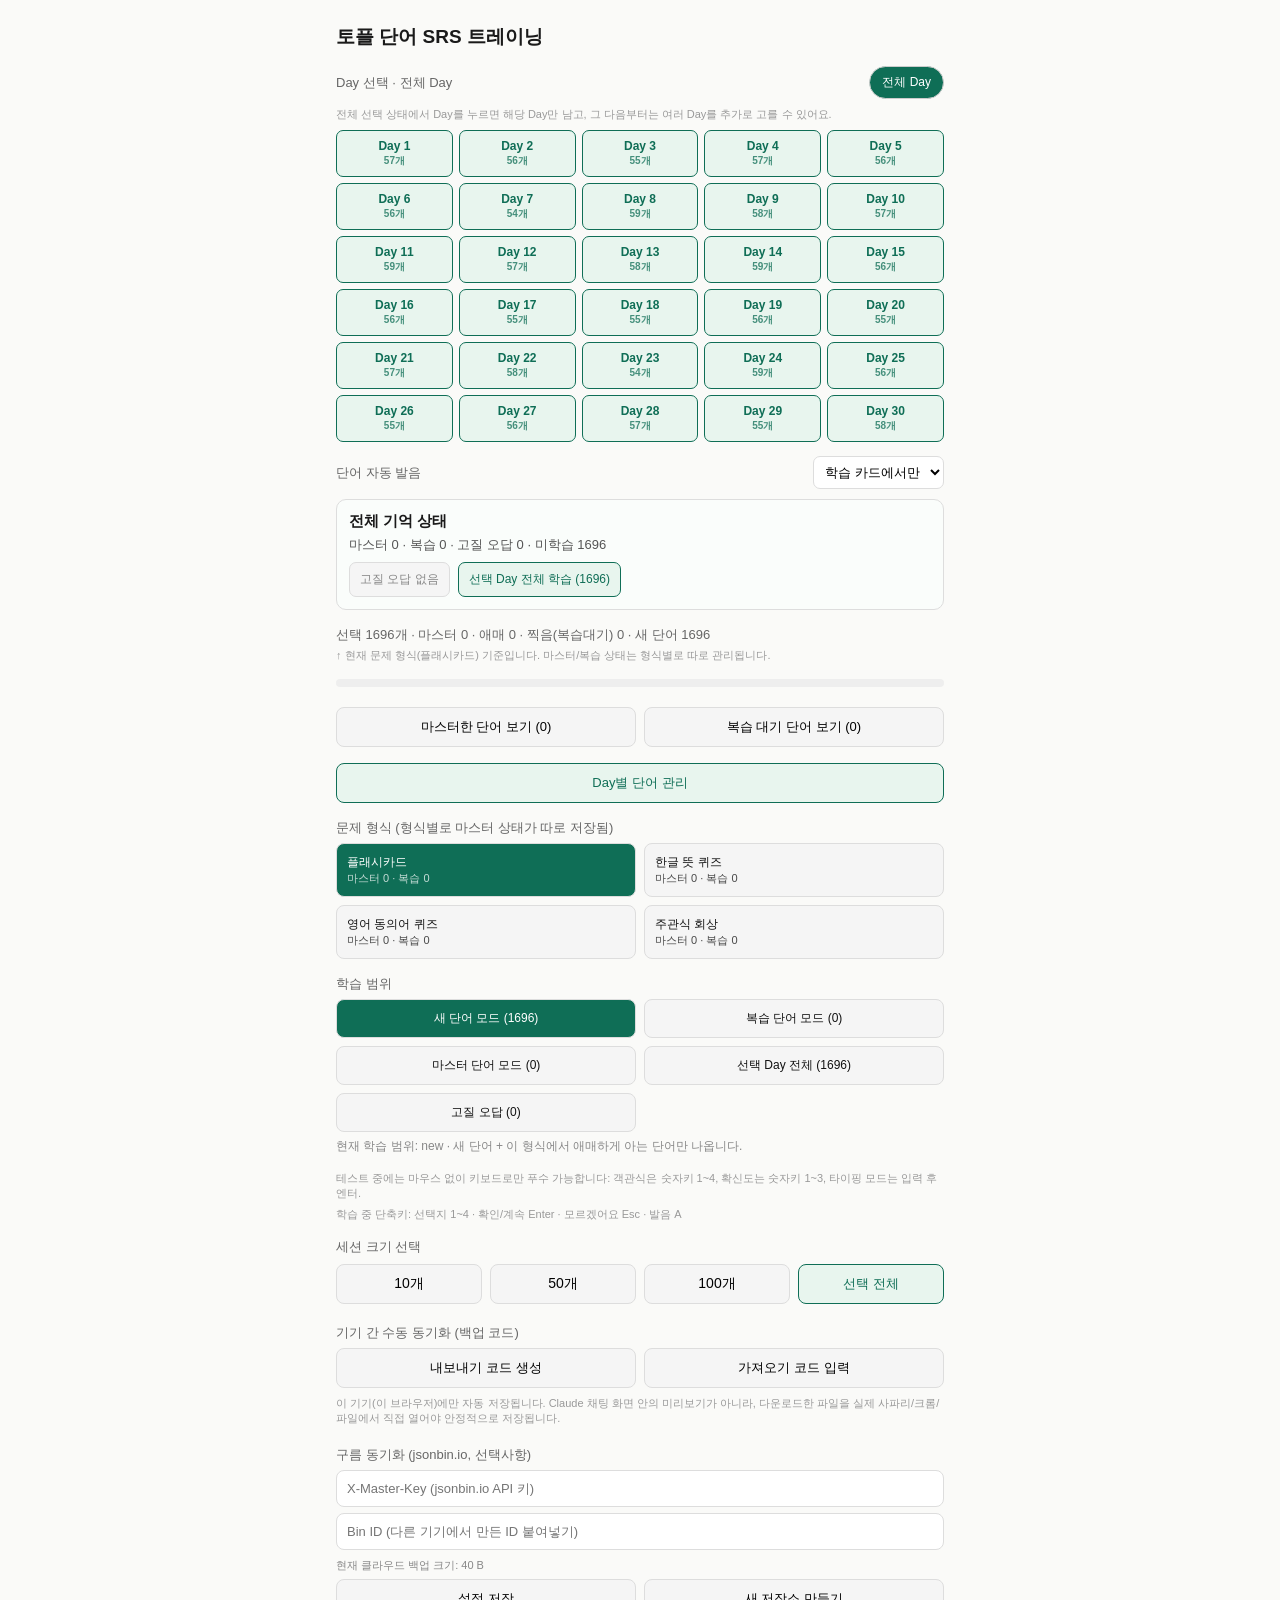
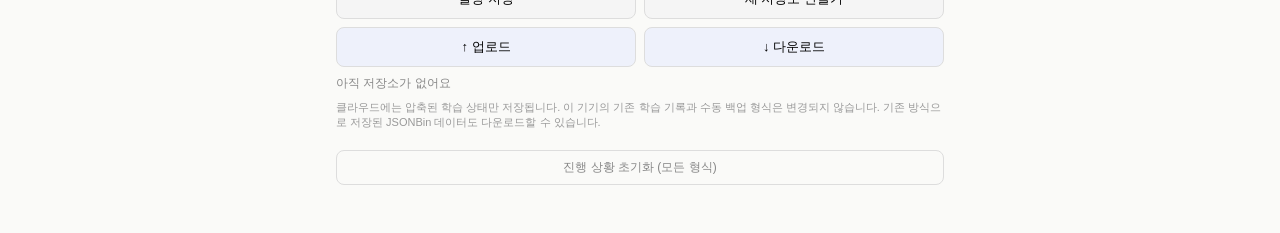
<file: toefl_vocab_srs_textbook_5.html>
<!DOCTYPE html>
<html lang="ko">
<head>
<meta charset="UTF-8">
<meta name="viewport" content="width=device-width, initial-scale=1.0, maximum-scale=1.0, user-scalable=no, viewport-fit=cover">
<meta name="apple-mobile-web-app-capable" content="yes">
<meta name="apple-mobile-web-app-status-bar-style" content="default">
<meta name="mobile-web-app-capable" content="yes">
<title>토플 단어 SRS</title>
<style>
  * { box-sizing: border-box; -webkit-tap-highlight-color: transparent; }
  html, body {
    margin: 0; padding: 0;
    font-family: -apple-system, BlinkMacSystemFont, "Apple SD Gothic Neo", "Segoe UI", "Noto Sans KR", Roboto, sans-serif;
    background: #fafaf8; color: #1a1a1a; -webkit-text-size-adjust: 100%;
  }
  body { padding: env(safe-area-inset-top) env(safe-area-inset-right) env(safe-area-inset-bottom) env(safe-area-inset-left); }
  button { font-family: inherit; -webkit-appearance: none; appearance: none; }
  input { font-family: inherit; -webkit-appearance: none; appearance: none; }
  #app { max-width: 640px; margin: 0 auto; padding: 16px; }
  .kbd { display:inline-block; min-width:16px; text-align:center; font-size:11px; opacity:0.55; border:1px solid currentColor; border-radius:4px; padding:0 4px; margin-right:8px; }
  @media (prefers-color-scheme: dark) { html, body { background: #16161a; color: #eaeaea; } }
</style>
</head>
<body>
<div id="app"></div>
<script>
const WORDS = [{"en":"exploit","ko":"이용하다, 착취하다","cl":"이용/보상"},{"en":"account for","ko":"설명하다, (비율을) 차지하다","cl":"이용/보상"},{"en":"particular","ko":"특정한, 특별한","cl":"두드러짐"},{"en":"prominent","ko":"두드러진, 저명한","cl":"두드러짐"},{"en":"replenish","ko":"다시 채우다, 보충하다","cl":"채우다"},{"en":"indigenous","ko":"토착의, 원산의","cl":"존재/기원"},{"en":"pinpoint","ko":"정확히 찾아내다, 콕 집다","cl":"찾다/조사"},{"en":"annihilate","ko":"전멸시키다, 완전히 파괴하다","cl":"제거/파괴"},{"en":"conversely","ko":"반대로, 역으로","cl":"부사혼동"},{"en":"investigate","ko":"조사하다","cl":"찾다/조사"},{"en":"assure","ko":"장담하다, 확언하다","cl":"확실/입증"},{"en":"entire","ko":"전체의","cl":"전체/양"},{"en":"compensate for","ko":"보상하다, 상쇄하다","cl":"이용/보상"},{"en":"postulate","ko":"(증거 없이) 가정하다, 상정하다","cl":"가정/추정"},{"en":"magnify","ko":"확대하다, 과장하다","cl":"확대/과장"},{"en":"afford","ko":"~할 여유가 되다, 제공하다","cl":"이용/보상"},{"en":"conclusive","ko":"결정적인, 확정적인","cl":"확실/입증"},{"en":"unsophisticated","ko":"세련되지 않은, 소박한","cl":"세련/투박"},{"en":"justified","ko":"정당화된","cl":"확실/입증"},{"en":"deliberate","ko":"의도적인 / 신중히 생각하다","cl":"의도/신중"},{"en":"depend on","ko":"~에 의존하다, 좌우되다","cl":"이용/보상"},{"en":"substantiate","ko":"(증거로) 입증하다","cl":"확실/입증"},{"en":"successively","ko":"연속적으로, 잇달아","cl":"부사혼동"},{"en":"pervasive","ko":"만연한, 널리 퍼진","cl":"널리퍼짐"},{"en":"strenuous","ko":"몹시 힘든, 격렬한","cl":"단독"},{"en":"sleek","ko":"매끈한, 세련된","cl":"세련/투박"},{"en":"invoke","ko":"(권리 등을) 발동하다, 호소하다","cl":"단독"},{"en":"impressive","ko":"인상적인","cl":"두드러짐"},{"en":"conjunction","ko":"결합, 접속사","cl":"단독"},{"en":"astoundingly","ko":"놀랍게도","cl":"부사혼동"},{"en":"aftermath","ko":"(사건의) 여파, 결과","cl":"단독"},{"en":"promptly","ko":"즉시, 지체 없이","cl":"부사혼동"},{"en":"subdue","ko":"진압하다, 억누르다","cl":"제거/파괴"},{"en":"extant","ko":"현존하는","cl":"존재/기원"},{"en":"sedentary","ko":"앉아서 지내는, 활동이 적은","cl":"활동부족"},{"en":"eliminate","ko":"제거하다, 없애다","cl":"제거/파괴"},{"en":"perfect","ko":"완벽한 / 완벽하게 하다","cl":"단독"},{"en":"genuine","ko":"진짜의, 진실된","cl":"확실/입증"},{"en":"dominant","ko":"지배적인, 우세한","cl":"지배/최고"},{"en":"unrivaled","ko":"비할 데 없는, 타의 추종을 불허하는","cl":"지배/최고"},{"en":"paradox","ko":"역설","cl":"단독"},{"en":"neglect","ko":"방치하다, 소홀히 하다","cl":"단독"},{"en":"recall","ko":"기억해내다, 회수하다","cl":"찾다/조사"},{"en":"ascend","ko":"오르다, 상승하다","cl":"단독"},{"en":"solid","ko":"단단한, 견고한","cl":"단독"},{"en":"contour","ko":"윤곽, 외형","cl":"단독"},{"en":"inhabit","ko":"거주하다, 서식하다","cl":"존재/기원"},{"en":"irrevocably","ko":"돌이킬 수 없게","cl":"부사혼동"},{"en":"superficially","ko":"피상적으로, 표면적으로","cl":"부사혼동"},{"en":"stunted","ko":"성장이 저해된, 발육 부진의","cl":"활동부족"},{"en":"malleable","ko":"(마음이) 잘 순응하는, (금속이) 잘 늘어나는","cl":"유연/순응"},{"en":"mean","ko":"의미하다 / 비열한 / 평균의 (다의어 주의)","cl":"단독"},{"en":"exclude","ko":"배제하다, 제외하다","cl":"제거/파괴"},{"en":"mature","ko":"성숙한 / 성숙해지다","cl":"성장/발달"},{"en":"pillar","ko":"기둥, (조직의) 중심인물","cl":"단독"},{"en":"encroachment","ko":"(권리 등의) 침해, 잠식","cl":"단독"},{"en":"no wonder","ko":"~은 놀랄 것도 없다","cl":"부사혼동"},{"en":"virtually","ko":"사실상, 거의","cl":"부사혼동"},{"en":"unprecedented","ko":"전례 없는","cl":"지배/최고"},{"en":"grow accustomed to","ko":"~에 익숙해지다","cl":"단독"},{"en":"intrigue","ko":"강한 흥미를 끌다 / 음모","cl":"단독"},{"en":"implausible","ko":"믿기 어려운, 타당해 보이지 않는","cl":"확실/입증(반의)"},{"en":"decline","ko":"감소하다 / 거절하다 (다의어 주의)","cl":"증감"},{"en":"contemporary","ko":"동시대의, 현대의","cl":"단독"},{"en":"allocate","ko":"할당하다, 배분하다","cl":"단독"},{"en":"drastically","ko":"급격하게","cl":"부사혼동"},{"en":"heterogeneous","ko":"이질적인, 여러 다른 요소로 된","cl":"다양성"},{"en":"conspicuous","ko":"눈에 띄는","cl":"두드러짐"},{"en":"prolific","ko":"다작의, 多産의","cl":"단독"},{"en":"fluctuation","ko":"변동, 등락","cl":"증감"},{"en":"encourage","ko":"격려하다, 장려하다","cl":"단독"},{"en":"abrupt","ko":"갑작스러운","cl":"단독"},{"en":"evaluate","ko":"평가하다","cl":"찾다/조사"},{"en":"comprehensive","ko":"포괄적인","cl":"전체/양"},{"en":"engrave","ko":"(문자·그림을) 새기다","cl":"단독"},{"en":"slight","ko":"약간의, 사소한","cl":"단독"},{"en":"monotonous","ko":"단조로운","cl":"단독"},{"en":"regard","ko":"여기다, 간주하다","cl":"단독"},{"en":"obsession with","ko":"~에 대한 집착","cl":"단독"},{"en":"optimize","ko":"최적화하다","cl":"단독"},{"en":"supplant","ko":"대체하다, 대신하다","cl":"단독"},{"en":"colossal","ko":"거대한","cl":"전체/양"},{"en":"diffuse","ko":"확산되다 / 분산된","cl":"널리퍼짐"},{"en":"mechanics","ko":"역학, (작동) 방식","cl":"단독"},{"en":"susceptible to","ko":"~에 취약한, 영향받기 쉬운","cl":"단독"},{"en":"emanate","ko":"(from) 나오다, 발산하다","cl":"단독"},{"en":"conventionally","ko":"관습적으로","cl":"부사혼동"},{"en":"expansive","ko":"광범위한, 확장하는","cl":"전체/양"},{"en":"sporadically","ko":"산발적으로, 이따금","cl":"부사혼동"},{"en":"comparative","ko":"비교의, 상대적인","cl":"단독"},{"en":"stamp out","ko":"근절하다, 진압하다","cl":"제거/파괴"},{"en":"stagnation","ko":"정체","cl":"단독"},{"en":"innate","ko":"타고난, 선천적인","cl":"존재/기원"},{"en":"obsolete","ko":"구식의, 쓸모없게 된","cl":"단독"},{"en":"specify","ko":"명시하다, 구체적으로 말하다","cl":"단독"},{"en":"endure","ko":"견디다, 지속되다","cl":"단독"},{"en":"conceivable","ko":"상상할 수 있는, 있을 법한","cl":"확실/입증"},{"en":"sufficiently","ko":"충분히","cl":"부사혼동"},{"en":"entail","ko":"수반하다","cl":"단독"},{"en":"depict","ko":"묘사하다","cl":"단독"},{"en":"integration","ko":"통합","cl":"단독"},{"en":"stockpile","ko":"비축하다, 비축량","cl":"채우다"},{"en":"capture","ko":"포착하다, 사로잡다","cl":"단독"},{"en":"landscape","ko":"풍경, (분야의) 지형/판도","cl":"단독"},{"en":"elaborately","ko":"정교하게","cl":"세련/투박"},{"en":"autonomous","ko":"자율적인, 독립적인","cl":"단독"},{"en":"boom","ko":"급증, 호황","cl":"증감"},{"en":"supremacy","ko":"우위, 패권","cl":"지배/최고"},{"en":"ravage","ko":"황폐화시키다","cl":"제거/파괴"},{"en":"authority","ko":"권위, 권한","cl":"단독"},{"en":"plug","ko":"막다, 메우다 / 플러그","cl":"단독"},{"en":"discrepancy","ko":"불일치, 차이","cl":"단독"},{"en":"elucidate","ko":"명확히 설명하다","cl":"단독"},{"en":"simultaneous","ko":"동시의","cl":"단독"},{"en":"vast","ko":"광대한, 막대한","cl":"전체/양"},{"en":"reluctant","ko":"꺼리는, 마지못한","cl":"단독"},{"en":"conjecture","ko":"추측, 추측하다","cl":"가정/추정"},{"en":"embed","ko":"깊이 박다, 내재시키다","cl":"단독"},{"en":"vow","ko":"맹세하다","cl":"단독"},{"en":"counter","ko":"반박하다, 대응하다","cl":"단독"},{"en":"apparent","ko":"명백한, 겉보기의(다의어)","cl":"확실/입증"},{"en":"bombard","ko":"(질문 등을) 퍼붓다, 포격하다","cl":"단독"},{"en":"reveal","ko":"드러내다, 밝히다","cl":"단독"},{"en":"sturdy","ko":"튼튼한","cl":"단독"},{"en":"traditionally","ko":"전통적으로","cl":"부사혼동"},{"en":"correspondingly","ko":"상응하게, 그에 따라","cl":"부사혼동"},{"en":"trigger","ko":"촉발하다, 유발하다","cl":"단독"},{"en":"spontaneous","ko":"자발적인, 즉흥적인","cl":"단독"},{"en":"miniature","ko":"축소된, 소형의","cl":"단독"},{"en":"commission","ko":"위임하다, 의뢰하다 / 위원회","cl":"단독"},{"en":"remarkable","ko":"놀랄 만한, 주목할 만한","cl":"두드러짐"},{"en":"effort","ko":"노력","cl":"단독"},{"en":"manifestation","ko":"(구체적인) 표현, 드러남","cl":"단독"},{"en":"prior","ko":"이전의","cl":"단독"},{"en":"cast about","ko":"(해결책 등을) 찾아 헤매다","cl":"찾다/조사"},{"en":"rigorous","ko":"엄격한, 철저한","cl":"단독"},{"en":"compulsory","ko":"의무적인, 필수의","cl":"단독"},{"en":"subsidiary","ko":"부수적인 / 자회사","cl":"단독"},{"en":"status","ko":"지위, 상태","cl":"단독"},{"en":"emphasize","ko":"강조하다","cl":"단독"},{"en":"largely","ko":"대체로, 주로","cl":"부사혼동"},{"en":"experimental","ko":"실험적인","cl":"단독"},{"en":"drain","ko":"배수하다, 소모시키다","cl":"단독"},{"en":"denote","ko":"나타내다, 의미하다","cl":"단독"},{"en":"repudiate","ko":"거부하다, 부인하다","cl":"단독"},{"en":"contradictory","ko":"모순되는","cl":"단독"},{"en":"propagate","ko":"전파하다, 번식시키다","cl":"널리퍼짐"},{"en":"ensure","ko":"보장하다, 확실하게 하다","cl":"확실/입증"},{"en":"pore","ko":"(over) 자세히 살피다, 응시하다 / 모공","cl":"찾다/조사"},{"en":"alternate","ko":"번갈아 하다 / 대안의","cl":"단독"},{"en":"devastating","ko":"처참한, 파괴적인","cl":"제거/파괴"},{"en":"mingle with","ko":"~와 어울리다, 섞이다","cl":"단독"},{"en":"continued","ko":"계속되는, 지속적인","cl":"단독"},{"en":"attempt","ko":"시도, 시도하다","cl":"단독"},{"en":"subterfuge","ko":"(책략적인) 속임수","cl":"단독"},{"en":"convert","ko":"전환하다, 개조하다","cl":"단독"},{"en":"contention","ko":"논쟁, 주장","cl":"단독"},{"en":"migrate","ko":"이주하다","cl":"단독"},{"en":"succession","ko":"연속, 계승","cl":"단독"},{"en":"tentativeness","ko":"잠정성, 망설임","cl":"단독"},{"en":"fragmentary","ko":"단편적인, 조각난","cl":"단독"},{"en":"legendary","ko":"전설적인, 아주 유명한","cl":"지배/최고"},{"en":"setback","ko":"차질, 좌절","cl":"단독"},{"en":"fine-tune","ko":"미세하게 조정하다","cl":"단독"},{"en":"enthusiastic","ko":"열정적인","cl":"단독"},{"en":"loose","ko":"헐거운, 느슨한","cl":"단독"},{"en":"portrait","ko":"초상화, 인물 묘사","cl":"단독"},{"en":"terminology","ko":"(전문) 용어","cl":"단독"},{"en":"readily","ko":"손쉽게, 기꺼이","cl":"부사혼동"},{"en":"advocate","ko":"지지하다, 옹호자","cl":"단독"},{"en":"utterly","ko":"완전히, 전적으로","cl":"부사혼동"},{"en":"abound","ko":"풍부하다, 많이 있다","cl":"전체/양"},{"en":"formidable","ko":"가공할, 만만찮은","cl":"전체/양"},{"en":"enormous","ko":"거대한, 막대한","cl":"전체/양"},{"en":"disband","ko":"해산하다","cl":"제거/파괴"},{"en":"alleged","ko":"(증거 없이) 주장된, ~라고 하는","cl":"확실/입증(반의)"},{"en":"renowned","ko":"유명한, 명성 있는","cl":"지배/최고"},{"en":"versatile","ko":"다재다능한","cl":"단독"},{"en":"prohibitive","ko":"(가격 등이) 엄두를 못 낼 정도의","cl":"단독"},{"en":"option","ko":"선택(권)","cl":"단독"},{"en":"inherent","ko":"내재된, 고유의","cl":"존재/기원"},{"en":"justly","ko":"정당하게","cl":"확실/입증"},{"en":"provoke","ko":"유발하다, 자극하다","cl":"단독"},{"en":"impermeable","ko":"불침투성의, 통과시키지 않는","cl":"단독"},{"en":"momentous","ko":"중대한","cl":"두드러짐"},{"en":"forestall","ko":"(미리 조치해) 막다, 저지하다","cl":"제거/파괴"},{"en":"therefore","ko":"그러므로","cl":"부사혼동"},{"en":"persuade","ko":"설득하다","cl":"단독"},{"en":"proximity","ko":"근접함, 가까움","cl":"단독"},{"en":"dependable","ko":"믿을 만한","cl":"확실/입증"},{"en":"ensuing","ko":"뒤이어 일어나는","cl":"단독"},{"en":"appreciably","ko":"상당히, 눈에 띄게","cl":"부사혼동"},{"en":"obligate","ko":"의무를 지우다","cl":"단독"},{"en":"wholesale","ko":"대규모의, 전면적인 / 도매의","cl":"전체/양"},{"en":"dweller","ko":"거주자","cl":"존재/기원"},{"en":"tacit","ko":"암묵적인, 무언의","cl":"단독"},{"en":"resolve","ko":"해결하다, 결심하다","cl":"단독"},{"en":"merit","ko":"가치, 장점","cl":"단독"},{"en":"notion","ko":"개념, 관념","cl":"단독"},{"en":"synthesize","ko":"종합하다, 합성하다","cl":"단독"},{"en":"spectrum","ko":"범위, 스펙트럼","cl":"단독"},{"en":"stream","ko":"흐름, 개울","cl":"단독"},{"en":"rupture","ko":"파열, 결렬","cl":"제거/파괴"},{"en":"presuppose","ko":"전제로 하다","cl":"가정/추정"},{"en":"well-to-do","ko":"부유한","cl":"단독"},{"en":"appeal","ko":"매력, 호소하다","cl":"단독"},{"en":"accurately","ko":"정확하게","cl":"부사혼동"},{"en":"fastidious","ko":"까다로운, 세심한","cl":"단독"},{"en":"contraction","ko":"수축","cl":"단독"},{"en":"stimulus","ko":"자극(제)","cl":"단독"},{"en":"track","ko":"추적하다, 진로","cl":"찾다/조사"},{"en":"tame","ko":"길들이다, 길들여진","cl":"단독"},{"en":"install","ko":"설치하다","cl":"단독"},{"en":"chronicle","ko":"연대기, 기록하다","cl":"단독"},{"en":"novel","ko":"새로운, 참신한 / 소설","cl":"단독"},{"en":"isolated","ko":"고립된, 격리된","cl":"단독"},{"en":"exposed","ko":"노출된","cl":"단독"},{"en":"intermingled","ko":"뒤섞인","cl":"단독"},{"en":"succulent","ko":"즙이 많은, 다육질의","cl":"단독"},{"en":"homogeneous","ko":"동질적인, 균질한","cl":"다양성(반의)"},{"en":"era","ko":"시대","cl":"단독"},{"en":"threat","ko":"위협","cl":"단독"},{"en":"foul","ko":"반칙의, 더러운","cl":"단독"},{"en":"prey","ko":"먹이","cl":"단독"},{"en":"practically","ko":"실질적으로, 사실상","cl":"부사혼동"},{"en":"compelling","ko":"설득력 있는, 강렬한","cl":"두드러짐"},{"en":"ultimately","ko":"궁극적으로, 결국","cl":"부사혼동"},{"en":"bulk","ko":"대부분, 부피","cl":"전체/양"},{"en":"incompatible","ko":"양립할 수 없는","cl":"단독"},{"en":"substantially","ko":"상당히","cl":"부사혼동"},{"en":"seek","ko":"추구하다, 찾다","cl":"찾다/조사"},{"en":"unanticipated","ko":"예상치 못한","cl":"확실/입증(반의)"},{"en":"merge","ko":"합병하다, 합쳐지다","cl":"단독"},{"en":"encounter","ko":"마주치다, 접하다","cl":"단독"},{"en":"residue","ko":"잔여물","cl":"단독"},{"en":"circumstance","ko":"상황, 환경","cl":"단독"},{"en":"astonishing","ko":"놀라운","cl":"두드러짐"},{"en":"intermittently","ko":"간헐적으로","cl":"부사혼동"},{"en":"application","ko":"적용, 지원(서)","cl":"단독"},{"en":"predominant","ko":"지배적인, 우세한","cl":"지배/최고"},{"en":"remote","ko":"외딴, 원격의","cl":"단독"},{"en":"inordinate","ko":"과도한, 지나친","cl":"전체/양"},{"en":"launch","ko":"시작하다, 발사하다","cl":"단독"},{"en":"trend","ko":"경향, 추세","cl":"단독"},{"en":"embodiment","ko":"구현, 화신","cl":"단독"},{"en":"colonize","ko":"식민지로 만들다","cl":"단독"},{"en":"affect","ko":"영향을 미치다","cl":"단독"},{"en":"speculation","ko":"추측, 투기","cl":"가정/추정"},{"en":"compound","ko":"화합물, 복합의","cl":"단독"},{"en":"fascinating","ko":"매혹적인","cl":"두드러짐"},{"en":"constellation","ko":"별자리, (관련된 것들의) 집합","cl":"단독"},{"en":"unconsolidated","ko":"다져지지 않은, 굳지 않은","cl":"단독"},{"en":"outstanding","ko":"뛰어난, 미해결의(다의어)","cl":"두드러짐"},{"en":"outcome","ko":"결과","cl":"단독"},{"en":"document","ko":"문서, 기록하다","cl":"단독"},{"en":"intrinsically","ko":"본질적으로","cl":"부사혼동"},{"en":"disputatious","ko":"논쟁을 좋아하는","cl":"단독"},{"en":"diverse","ko":"다양한","cl":"다양성"},{"en":"eerie","ko":"으스스한, 기이한","cl":"단독"},{"en":"tenuous","ko":"미약한, 빈약한","cl":"단독"},{"en":"eradicate","ko":"근절하다, 뿌리뽑다","cl":"제거/파괴"},{"en":"prone to","ko":"~하기 쉬운, ~하는 경향이 있는","cl":"단독"},{"en":"lodge","ko":"(신고 등을) 제기하다, 숙박하다","cl":"단독"},{"en":"gather momentum","ko":"탄력을 받다, 기세가 붙다","cl":"단독"},{"en":"viable","ko":"실행 가능한, 생존 가능한","cl":"단독"},{"en":"impediment","ko":"장애(물)","cl":"단독"},{"en":"arid","ko":"매우 건조한, 척박한","cl":"단독"},{"en":"credible","ko":"믿을 만한, 신뢰할 수 있는","cl":"확실/입증"},{"en":"vacate","ko":"비우다, 떠나다","cl":"단독"},{"en":"cushion","ko":"완충하다, 충격을 줄이다","cl":"단독"},{"en":"peculiar","ko":"특이한, 이상한","cl":"단독"},{"en":"attributable to","ko":"~에 기인하는","cl":"단독"},{"en":"enact","ko":"(법을) 제정하다","cl":"단독"},{"en":"stratified","ko":"층을 이룬, 계층화된","cl":"단독"},{"en":"with regard to","ko":"~에 관하여","cl":"단독"},{"en":"turbulent","ko":"격동의, 격렬한","cl":"단독"},{"en":"appraisal","ko":"평가","cl":"찾다/조사"},{"en":"erroneous","ko":"잘못된, 틀린","cl":"확실/입증(반의)"},{"en":"proponent","ko":"지지자, 옹호자","cl":"단독"},{"en":"absolute","ko":"절대적인, 완전한","cl":"전체/양"},{"en":"gratify","ko":"만족시키다, 기쁘게 하다","cl":"단독"},{"en":"disperse","ko":"흩어지다, 분산시키다","cl":"널리퍼짐"},{"en":"adjacent","ko":"인접한","cl":"단독"},{"en":"sequence","ko":"순서, 연속","cl":"단독"},{"en":"detect","ko":"감지하다, 발견하다","cl":"찾다/조사"},{"en":"flexible","ko":"유연한","cl":"유연/순응"},{"en":"surpass","ko":"능가하다, 뛰어넘다","cl":"지배/최고"},{"en":"invariable","ko":"변함없는, 항상 똑같은","cl":"단독"},{"en":"dramatic","ko":"극적인","cl":"단독"},{"en":"master","ko":"통달하다, 숙달하다","cl":"단독"},{"en":"assimilate","ko":"동화되다, 흡수하다","cl":"단독"},{"en":"overwhelming","ko":"압도적인","cl":"지배/최고"},{"en":"curious","ko":"호기심이 많은","cl":"단독"},{"en":"alteration","ko":"변화, 변경","cl":"증감"},{"en":"consequence","ko":"결과","cl":"단독"},{"en":"deceive","ko":"속이다, 기만하다","cl":"단독"},{"en":"ample","ko":"충분한, 풍부한","cl":"전체/양"},{"en":"resilient","ko":"회복력 있는, 탄력 있는","cl":"단독"},{"en":"detach","ko":"분리하다, 떼어내다","cl":"단독"},{"en":"account","ko":"설명, 계좌, 간주하다(다의어)","cl":"단독"},{"en":"equilibrium","ko":"균형, 평형","cl":"단독"},{"en":"surmise","ko":"추측하다","cl":"가정/추정"},{"en":"unsuitable","ko":"부적합한","cl":"단독"},{"en":"imaginative","ko":"상상력이 풍부한","cl":"단독"},{"en":"imposing","ko":"인상적인, 위풍당당한","cl":"두드러짐"},{"en":"vitality","ko":"활력, 생명력","cl":"단독"},{"en":"vehicle","ko":"수단, 차량","cl":"단독"},{"en":"hitherto","ko":"지금까지","cl":"부사혼동"},{"en":"plague","ko":"괴롭히다, 역병","cl":"단독"},{"en":"domain","ko":"영역, 분야","cl":"단독"},{"en":"indifferent","ko":"무관심한","cl":"단독"},{"en":"champion","ko":"옹호하다, 지지하다","cl":"단독"},{"en":"deteriorate","ko":"악화되다","cl":"증감"},{"en":"assault","ko":"공격(하다)","cl":"단독"},{"en":"appropriate","ko":"적절한","cl":"단독"},{"en":"adept","ko":"능숙한","cl":"단독"},{"en":"indeed","ko":"실제로, 정말로","cl":"부사혼동"},{"en":"pursuit","ko":"추구","cl":"단독"},{"en":"incite","ko":"선동하다, 부추기다","cl":"단독"},{"en":"gurantee","ko":"보장하다","cl":"확실/입증"},{"en":"prosperity","ko":"번영","cl":"단독"},{"en":"primarily","ko":"주로","cl":"부사혼동"},{"en":"erupt","ko":"분출하다, 폭발하다","cl":"단독"},{"en":"trace","ko":"자취, 추적하다","cl":"찾다/조사"},{"en":"prestigious","ko":"명망 있는","cl":"지배/최고"},{"en":"shape","ko":"형태, 형성하다","cl":"단독"},{"en":"inflict","ko":"(고통 등을) 가하다","cl":"단독"},{"en":"portion","ko":"부분, 몫","cl":"단독"},{"en":"coincidence","ko":"우연의 일치","cl":"단독"},{"en":"propel","ko":"추진하다","cl":"단독"},{"en":"thoroughly","ko":"철저히","cl":"부사혼동"},{"en":"contemplate","ko":"심사숙고하다","cl":"단독"},{"en":"unethical","ko":"비윤리적인","cl":"단독"},{"en":"replicate","ko":"복제하다, 재현하다","cl":"단독"},{"en":"hasty","ko":"성급한","cl":"확실/입증(반의)"},{"en":"representative","ko":"대표적인, 대표(자)","cl":"단독"},{"en":"range","ko":"범위","cl":"단독"},{"en":"considerable","ko":"상당한","cl":"전체/양"},{"en":"dominate","ko":"지배하다","cl":"지배/최고"},{"en":"ratio","ko":"비율","cl":"단독"},{"en":"duplicate","ko":"복제하다, 복제(품)","cl":"단독"},{"en":"barely","ko":"거의 ~않다, 겨우","cl":"부사혼동"},{"en":"strew","ko":"흩뿌리다","cl":"널리퍼짐"},{"en":"legitimately","ko":"정당하게, 합법적으로","cl":"확실/입증"},{"en":"encapsulate","ko":"요약하다, 응축하다","cl":"단독"},{"en":"relatively","ko":"상대적으로, 비교적","cl":"부사혼동"},{"en":"hazard","ko":"위험(요소)","cl":"단독"},{"en":"paramount","ko":"가장 중요한, 최고의","cl":"지배/최고"},{"en":"unwieldy","ko":"다루기 힘든, 비대한","cl":"단독"},{"en":"subsequent","ko":"그 다음의, 후속의","cl":"단독"},{"en":"striking","ko":"눈에 띄는, 두드러진","cl":"두드러짐"},{"en":"extended","ko":"연장된, 확장된","cl":"전체/양"},{"en":"ephemeral","ko":"수명이 짧은, 덧없는","cl":"단독"},{"en":"rigid","ko":"엄격한, 단단한","cl":"단독"},{"en":"chief","ko":"주요한, 최고의","cl":"지배/최고"},{"en":"severity","ko":"심각성, 가혹함","cl":"단독"},{"en":"typical of","ko":"~의 전형적인","cl":"단독"},{"en":"enable","ko":"가능하게 하다","cl":"단독"},{"en":"empirical","ko":"경험적인, 실증적인","cl":"단독"},{"en":"controversy","ko":"논쟁","cl":"단독"},{"en":"accomplish","ko":"성취하다, 이루다","cl":"단독"},{"en":"set","ko":"놓다, 정하다 (다의어)","cl":"단독"},{"en":"lag","ko":"뒤처지다, 지연","cl":"단독"},{"en":"exude","ko":"(냄새·감정 등을) 발산하다","cl":"단독"},{"en":"interplay","ko":"상호작용","cl":"단독"},{"en":"precede","ko":"~에 앞서다, 선행하다","cl":"단독"},{"en":"manipulation","ko":"조작, 다루기","cl":"단독"},{"en":"dry","ko":"건조한","cl":"단독"},{"en":"assist with","ko":"~을 돕다","cl":"단독"},{"en":"acute","ko":"극심한, 예리한, 급성의","cl":"단독"},{"en":"article","ko":"기사, 조항, 물건","cl":"단독"},{"en":"scrutiny","ko":"정밀 조사","cl":"찾다/조사"},{"en":"recompense","ko":"보상(하다)","cl":"이용/보상"},{"en":"reflect","ko":"반영하다, 반사하다","cl":"단독"},{"en":"immeasurably","ko":"헤아릴 수 없이, 엄청나게","cl":"부사혼동"},{"en":"rudiments","ko":"기초, 기본 원리","cl":"단독"},{"en":"mortality","ko":"사망률, 죽음을 피할 수 없음","cl":"단독"},{"en":"awkward","ko":"어색한, 서투른","cl":"단독"},{"en":"constrain","ko":"제한하다, 강제하다","cl":"단독"},{"en":"turmoil","ko":"혼란, 소란","cl":"단독"},{"en":"property","ko":"속성, 재산","cl":"단독"},{"en":"fuel","ko":"연료를 공급하다, 부채질하다","cl":"단독"},{"en":"majestic","ko":"장엄한, 위엄 있는","cl":"두드러짐"},{"en":"preeminent","ko":"탁월한, 뛰어난","cl":"지배/최고"},{"en":"crude","ko":"대충의, 조잡한, 원유의","cl":"세련/투박"},{"en":"variety","ko":"다양성","cl":"다양성"},{"en":"typically","ko":"전형적으로, 보통","cl":"부사혼동"},{"en":"supplementary","ko":"보충의, 추가의","cl":"채우다"},{"en":"reduce","ko":"줄이다","cl":"증감"},{"en":"subject","ko":"대상, 학과, 지배하다(다의어)","cl":"단독"},{"en":"flee","ko":"도망치다","cl":"단독"},{"en":"furthermore","ko":"게다가, 더욱이","cl":"부사혼동"},{"en":"proliferate","ko":"급증하다, 확산되다","cl":"증감"},{"en":"assess","ko":"평가하다","cl":"찾다/조사"},{"en":"spur","ko":"자극하다, 박차를 가하다","cl":"단독"},{"en":"eclectic","ko":"다양한 출처를 취합한, 절충적인","cl":"다양성"},{"en":"crucial","ko":"결정적인, 중요한","cl":"확실/입증"},{"en":"intricate","ko":"복잡한, 정교한","cl":"단독"},{"en":"palatial","ko":"궁전 같은, 웅장한","cl":"두드러짐"},{"en":"potent","ko":"강력한","cl":"단독"},{"en":"extract","ko":"추출하다, 발췌","cl":"단독"},{"en":"course through","ko":"(혈액 등이) ~을 타고 흐르다","cl":"단독"},{"en":"criterion","ko":"기준","cl":"단독"},{"en":"enjoy","ko":"즐기다, 누리다(다의어)","cl":"단독"},{"en":"inadvertently","ko":"무심코, 부주의로","cl":"부사혼동"},{"en":"peril","ko":"위험","cl":"단독"},{"en":"arduous","ko":"몹시 힘든, 고된","cl":"단독"},{"en":"feat","ko":"(뛰어난) 업적, 위업","cl":"단독"},{"en":"friction","ko":"마찰, 갈등","cl":"단독"},{"en":"materialize","ko":"실현되다, 구체화되다","cl":"단독"},{"en":"regulate","ko":"규제하다, 조절하다","cl":"단독"},{"en":"demise","ko":"종말, 사망","cl":"단독"},{"en":"frankly","ko":"솔직히","cl":"부사혼동"},{"en":"immensely","ko":"엄청나게, 대단히","cl":"부사혼동"},{"en":"deem","ko":"~로 여기다, 간주하다","cl":"단독"},{"en":"consumption","ko":"소비","cl":"단독"},{"en":"suspend","ko":"중단하다, 매달다","cl":"단독"},{"en":"prevent","ko":"막다, 예방하다","cl":"제거/파괴"},{"en":"authentic","ko":"진짜의, 진품의","cl":"확실/입증"},{"en":"redundant","ko":"불필요한, 여분의","cl":"단독"},{"en":"profuse","ko":"아낌없는, 많은","cl":"전체/양"},{"en":"ornament","ko":"장식(품)","cl":"단독"},{"en":"demolish","ko":"철거하다, 파괴하다","cl":"제거/파괴"},{"en":"voracious","ko":"게걸스러운, 탐욕스러운","cl":"단독"},{"en":"as well as","ko":"~뿐만 아니라","cl":"단독"},{"en":"extreme","ko":"극단적인","cl":"단독"},{"en":"reform","ko":"개혁하다","cl":"단독"},{"en":"determinant","ko":"결정 요인","cl":"단독"},{"en":"inclination","ko":"성향, 경향","cl":"단독"},{"en":"inflation","ko":"물가 상승, 인플레이션","cl":"증감"},{"en":"routine","ko":"일상적인, 판에 박힌","cl":"단독"},{"en":"accessible","ko":"접근 가능한","cl":"단독"},{"en":"constituent","ko":"구성 요소, 유권자","cl":"단독"},{"en":"insolent","ko":"무례한, 건방진","cl":"단독"},{"en":"to be sure","ko":"확실히, 물론","cl":"확실/입증"},{"en":"broadly","ko":"대체로, 넓게","cl":"부사혼동"},{"en":"echo","ko":"반향, 반복하다","cl":"단독"},{"en":"shoddy","ko":"조잡한, 저급한","cl":"세련/투박"},{"en":"gear","ko":"장비, 기어","cl":"단독"},{"en":"absorb","ko":"흡수하다","cl":"단독"},{"en":"whereby","ko":"그것에 의하여","cl":"단독"},{"en":"assemble","ko":"조립하다, 모으다","cl":"단독"},{"en":"liberate","ko":"해방시키다","cl":"단독"},{"en":"rational","ko":"합리적인, 이성적인","cl":"단독"},{"en":"resistance","ko":"저항","cl":"단독"},{"en":"indefinite period","ko":"무기한","cl":"단독"},{"en":"ardent","ko":"열렬한","cl":"단독"},{"en":"extinct","ko":"멸종된","cl":"존재/기원(반의)"},{"en":"be accompanied by","ko":"~을 동반하다","cl":"단독"},{"en":"overestimated","ko":"과대평가된","cl":"증감"},{"en":"initiate","ko":"시작하다, 착수시키다","cl":"단독"},{"en":"trmendous","ko":"엄청난","cl":"전체/양"},{"en":"breakthrough","ko":"돌파구, 획기적 발전","cl":"두드러짐"},{"en":"cope with","ko":"~에 대처하다","cl":"단독"},{"en":"inducement","ko":"유인, 동기","cl":"단독"},{"en":"irreversible","ko":"되돌릴 수 없는","cl":"단독"},{"en":"comprise","ko":"구성하다, 포함하다","cl":"단독"},{"en":"culmination","ko":"정점, 최고조","cl":"두드러짐"},{"en":"allegiance","ko":"충성","cl":"단독"},{"en":"notable","ko":"주목할 만한, 유명한","cl":"두드러짐"},{"en":"idiosyncrasy","ko":"(개인의) 특이한 습성","cl":"단독"},{"en":"minute","ko":"미세한, 사소한","cl":"단독"},{"en":"markedly","ko":"현저하게, 뚜렷하게","cl":"부사혼동"},{"en":"phenomenon","ko":"현상","cl":"단독"},{"en":"disseminate","ko":"퍼뜨리다, 전파하다","cl":"널리퍼짐"},{"en":"current","ko":"현재의 / 흐름, 해류","cl":"단독"},{"en":"detrimental","ko":"해로운","cl":"단독"},{"en":"presume","ko":"추정하다","cl":"가정/추정"},{"en":"anarchy","ko":"무정부 상태, 혼란","cl":"단독"},{"en":"snake","ko":"뱀 / 구불구불 나아가다","cl":"단독"},{"en":"sophisticated","ko":"세련된, 정교한","cl":"세련/투박"},{"en":"derive","ko":"~에서 유래하다, 끌어내다","cl":"존재/기원"},{"en":"sole","ko":"유일한","cl":"단독"},{"en":"embellish","ko":"꾸미다, 장식하다","cl":"단독"},{"en":"antagonize","ko":"적대시하다, 반감을 사다","cl":"단독"},{"en":"yearn","ko":"갈망하다","cl":"단독"},{"en":"permit","ko":"허용하다","cl":"단독"},{"en":"scarcity","ko":"부족, 결핍","cl":"단독"},{"en":"renounce","ko":"포기하다, 단념하다","cl":"단독"},{"en":"keep in check","ko":"억제하다, 통제하다","cl":"제거/파괴"},{"en":"subsistence","ko":"생계, 자급자족","cl":"단독"},{"en":"annually","ko":"매년","cl":"부사혼동"},{"en":"emerge","ko":"나타나다, 부상하다","cl":"단독"},{"en":"customary","ko":"관습적인, 통상의","cl":"단독"},{"en":"widely","ko":"널리","cl":"부사혼동"},{"en":"assign","ko":"배정하다, 할당하다","cl":"단독"},{"en":"equivocal","ko":"모호한, 애매한","cl":"확실/입증(반의)"},{"en":"release","ko":"방출하다, 출시하다","cl":"단독"},{"en":"essentially","ko":"본질적으로","cl":"부사혼동"},{"en":"oversee","ko":"감독하다","cl":"단독"},{"en":"rapidly","ko":"빠르게","cl":"부사혼동"},{"en":"acknowledge","ko":"인정하다","cl":"단독"},{"en":"rough","ko":"거친, 대략적인","cl":"단독"},{"en":"preclude","ko":"(미리) 막다, 배제하다","cl":"제거/파괴"},{"en":"portable","ko":"휴대 가능한","cl":"단독"},{"en":"presumable","ko":"추정할 수 있는","cl":"가정/추정"},{"en":"calculatedly","ko":"계산적으로, 의도적으로","cl":"부사혼동"},{"en":"deviation","ko":"일탈, 편차","cl":"단독"},{"en":"hairline","ko":"미세한 (금 등) / 헤어라인","cl":"단독"},{"en":"formulate","ko":"(생각 등을) 공식화하다, 명확히 표현하다","cl":"단독"},{"en":"astute","ko":"영리한, 통찰력 있는","cl":"단독"},{"en":"reliable","ko":"믿을 만한","cl":"확실/입증"},{"en":"take precedence over","ko":"~보다 우선하다","cl":"지배/최고"},{"en":"allusion","ko":"암시, 언급","cl":"단독"},{"en":"locomotion","ko":"이동, 운동","cl":"단독"},{"en":"principally","ko":"주로","cl":"부사혼동"},{"en":"rebellion","ko":"반란","cl":"단독"},{"en":"revive","ko":"되살리다, 회복시키다","cl":"단독"},{"en":"modify","ko":"수정하다","cl":"단독"},{"en":"initially","ko":"처음에","cl":"부사혼동"},{"en":"critical","ko":"중대한, 비판적인","cl":"확실/입증"},{"en":"luminous","ko":"빛나는, 밝은","cl":"두드러짐"},{"en":"facilitate","ko":"촉진하다, 용이하게 하다","cl":"단독"},{"en":"refinement","ko":"정제, 세련됨","cl":"세련/투박"},{"en":"attribute","ko":"~탓으로 돌리다 / 속성","cl":"단독"},{"en":"belch","ko":"트림하다, (연기 등을) 내뿜다","cl":"단독"},{"en":"underrate","ko":"과소평가하다","cl":"증감"},{"en":"immense","ko":"거대한, 막대한","cl":"전체/양"},{"en":"virtue","ko":"미덕, 장점","cl":"단독"},{"en":"bustling","ko":"부산한, 북적거리는","cl":"단독"},{"en":"distinct","ko":"뚜렷한, 별개의","cl":"두드러짐"},{"en":"thriving","ko":"번성하는","cl":"단독"},{"en":"obvious","ko":"명백한","cl":"확실/입증"},{"en":"exceptional","ko":"특출난, 예외적인","cl":"두드러짐"},{"en":"cumbersome","ko":"성가신, 다루기 힘든","cl":"단독"},{"en":"boon","ko":"요긴한 것, 혜택","cl":"단독"},{"en":"oiptimum","ko":"최적의","cl":"지배/최고"},{"en":"uniformly","ko":"균일하게","cl":"부사혼동"},{"en":"unleash","ko":"(강한 감정·힘을) 촉발시키다, 풀어놓다","cl":"단독"},{"en":"acquire","ko":"획득하다","cl":"단독"},{"en":"enigma","ko":"수수께끼","cl":"단독"},{"en":"steadfast","ko":"확고한, 변함없는","cl":"확실/입증"},{"en":"dainty","ko":"우아한, 앙증맞은","cl":"단독"},{"en":"anomaly","ko":"이례적인 것, 변칙","cl":"단독"},{"en":"splendid","ko":"화려한, 훌륭한","cl":"두드러짐"},{"en":"rapport","ko":"친밀한 관계","cl":"단독"},{"en":"question","ko":"의문을 제기하다 / 질문","cl":"단독"},{"en":"scatter","ko":"흩뿌리다, 흩어지다","cl":"널리퍼짐"},{"en":"escalate","ko":"확대되다, 증가하다","cl":"증감"},{"en":"temporary","ko":"일시적인","cl":"단독"},{"en":"attest","ko":"입증하다, 증명하다","cl":"확실/입증"},{"en":"fortify","ko":"강화하다","cl":"단독"},{"en":"remove","ko":"제거하다","cl":"제거/파괴"},{"en":"end","ko":"끝, 끝내다","cl":"단독"},{"en":"plentiful","ko":"풍부한","cl":"전체/양"},{"en":"make it","ko":"성공하다, 해내다","cl":"단독"},{"en":"devastate","ko":"파괴하다, 황폐화시키다","cl":"제거/파괴"},{"en":"eminently","ko":"뛰어나게, 매우","cl":"부사혼동"},{"en":"subtraction","ko":"뺄셈, 감산","cl":"증감"},{"en":"as a rule of thumb","ko":"경험상, 대체로","cl":"부사혼동"},{"en":"blur","ko":"흐릿하게 만들다, 흐려지다","cl":"단독"},{"en":"relay","ko":"전달하다, 중계하다","cl":"단독"},{"en":"expandable","ko":"확장 가능한","cl":"전체/양"},{"en":"scrupulous","ko":"세심한, 꼼꼼한","cl":"단독"},{"en":"approximately","ko":"대략","cl":"부사혼동"},{"en":"paradoxical","ko":"역설적인","cl":"단독"},{"en":"source","ko":"원천, 출처","cl":"존재/기원"},{"en":"adhere","ko":"고수하다, 들러붙다","cl":"단독"},{"en":"available","ko":"이용 가능한","cl":"단독"},{"en":"get rid of","ko":"제거하다, 없애다","cl":"제거/파괴"},{"en":"repel","ko":"물리치다, 격퇴하다","cl":"단독"},{"en":"maximize","ko":"극대화하다","cl":"확대/과장"},{"en":"outermost","ko":"가장 바깥의","cl":"단독"},{"en":"bind","ko":"묶다, 결속시키다","cl":"단독"},{"en":"visible","ko":"보이는","cl":"두드러짐"},{"en":"plausible","ko":"그럴듯한, 타당한 것 같은","cl":"확실/입증"},{"en":"transform","ko":"변형시키다","cl":"단독"},{"en":"counterpart","ko":"상대(에 해당하는 것)","cl":"단독"},{"en":"nevertheless","ko":"그럼에도 불구하고","cl":"부사혼동"},{"en":"pornounced","ko":"뚜렷한, 두드러진","cl":"두드러짐"},{"en":"celebrated","ko":"유명한, 저명한","cl":"지배/최고"},{"en":"exceedingly","ko":"대단히, 매우","cl":"부사혼동"},{"en":"chancy","ko":"위험한, 불확실한","cl":"확실/입증(반의)"},{"en":"vertical","ko":"수직의","cl":"단독"},{"en":"persist","ko":"지속되다, 고집하다","cl":"단독"},{"en":"magnitude","ko":"(큰) 규모, 중요도","cl":"전체/양"},{"en":"discern","ko":"식별하다, 분간하다","cl":"찾다/조사"},{"en":"generate","ko":"발생시키다, 만들어내다","cl":"단독"},{"en":"eccentric","ko":"별난, 기이한","cl":"단독"},{"en":"alternative","ko":"대안(의)","cl":"단독"},{"en":"strategy","ko":"전략","cl":"단독"},{"en":"refine","ko":"정제하다, 다듬다","cl":"세련/투박"},{"en":"precious","ko":"귀중한, 소중한","cl":"단독"},{"en":"subtle","ko":"미묘한, 은은한","cl":"단독"},{"en":"conducive to","ko":"~에 도움이 되는","cl":"단독"},{"en":"preoccupied with","ko":"~에 몰두한","cl":"단독"},{"en":"swift","ko":"신속한","cl":"단독"},{"en":"menace","ko":"위협","cl":"단독"},{"en":"akin to","ko":"~와 유사한","cl":"단독"},{"en":"expend","ko":"(돈·에너지 등을) 쓰다, 소비하다","cl":"단독"},{"en":"belittle","ko":"얕보다, 경시하다","cl":"증감"},{"en":"commend","ko":"칭찬하다, 권장하다","cl":"단독"},{"en":"sue","ko":"고소하다","cl":"단독"},{"en":"innovation","ko":"혁신","cl":"단독"},{"en":"fragmentation","ko":"분열, 파편화","cl":"단독"},{"en":"mainly","ko":"주로","cl":"부사혼동"},{"en":"sufficient","ko":"충분한","cl":"전체/양"},{"en":"abnormally","ko":"비정상적으로","cl":"부사혼동"},{"en":"barrier","ko":"장벽","cl":"단독"},{"en":"gigantic","ko":"거대한","cl":"전체/양"},{"en":"reproduce","ko":"복제하다, 번식하다","cl":"단독"},{"en":"allow","ko":"허용하다","cl":"단독"},{"en":"penetrate","ko":"침투하다, 관통하다","cl":"단독"},{"en":"device","ko":"장치, 기구","cl":"단독"},{"en":"divergent","ko":"갈라지는, 다른","cl":"다양성"},{"en":"flaw","ko":"결함","cl":"단독"},{"en":"buffer","ko":"완충 장치","cl":"단독"},{"en":"refute","ko":"반박하다","cl":"단독"},{"en":"domestic","ko":"국내의, 가정의","cl":"단독"},{"en":"on the spur of the moment","ko":"즉흥적으로","cl":"부사혼동"},{"en":"temperate","ko":"(기후가) 온화한, 절제된","cl":"단독"},{"en":"cosistent with","ko":"~와 일치하는","cl":"확실/입증"},{"en":"splendor","ko":"화려함, 장관","cl":"두드러짐"},{"en":"prosper","ko":"번영하다","cl":"단독"},{"en":"brew","ko":"(음료를) 양조하다, (일이) 일어나려 하다","cl":"단독"},{"en":"persevere","ko":"인내하다, 꾸준히 하다","cl":"단독"},{"en":"bias","ko":"편견","cl":"단독"},{"en":"administer","ko":"관리하다, 집행하다","cl":"단독"},{"en":"groundless","ko":"근거 없는","cl":"확실/입증(반의)"},{"en":"arouse","ko":"(감정 등을) 불러일으키다","cl":"단독"},{"en":"occupy","ko":"차지하다, 점유하다","cl":"단독"},{"en":"virtual","ko":"사실상의, 가상의","cl":"단독"},{"en":"unexplored","ko":"미개척의, 탐험되지 않은","cl":"단독"},{"en":"tuned to","ko":"~에 맞춰진, 민감한","cl":"단독"},{"en":"duration","ko":"지속 기간","cl":"단독"},{"en":"massive","ko":"거대한","cl":"전체/양"},{"en":"feasible","ko":"실행 가능한","cl":"단독"},{"en":"vibrant","ko":"활기찬, 생동감 있는","cl":"단독"},{"en":"accumulation","ko":"축적","cl":"채우다"},{"en":"link","ko":"연결하다","cl":"단독"},{"en":"informally","ko":"비공식적으로","cl":"부사혼동"},{"en":"sovereign","ko":"주권을 가진, 독립된","cl":"단독"},{"en":"key","ko":"핵심적인","cl":"두드러짐"},{"en":"eventually","ko":"결국","cl":"부사혼동"},{"en":"persistent","ko":"끈질긴, 지속적인","cl":"단독"},{"en":"corroborate","ko":"(증거로) 확증하다","cl":"확실/입증"},{"en":"inaugurate","ko":"취임시키다, 개시하다","cl":"단독"},{"en":"further","ko":"더 나아가, 추가의","cl":"단독"},{"en":"concentrate on","ko":"~에 집중하다","cl":"단독"},{"en":"moreover","ko":"게다가","cl":"부사혼동"},{"en":"execute","ko":"실행하다, 처형하다","cl":"단독"},{"en":"urbane","ko":"세련된, 도시풍의","cl":"세련/투박"},{"en":"boast","ko":"자랑하다, 뽐내다","cl":"단독"},{"en":"envision","ko":"마음속에 그리다, 구상하다","cl":"단독"},{"en":"intermediate","ko":"중급의, 중간의","cl":"단독"},{"en":"frightful","ko":"끔찍한, 소름끼치는","cl":"단독"},{"en":"irrvocable","ko":"돌이킬 수 없는","cl":"단독"},{"en":"disintegration","ko":"붕괴, 분해","cl":"제거/파괴"},{"en":"burgeoning","ko":"급성장하는","cl":"증감"},{"en":"terrestrial","ko":"지구의, 육생의","cl":"단독"},{"en":"adorn","ko":"장식하다","cl":"단독"},{"en":"revolution","ko":"혁명, 회전","cl":"단독"},{"en":"randomness","ko":"무작위성","cl":"단독"},{"en":"superficial","ko":"피상적인","cl":"단독"},{"en":"diversion","ko":"전환, 오락","cl":"단독"},{"en":"originate from","ko":"~에서 비롯되다","cl":"존재/기원"},{"en":"intimate","ko":"친밀한","cl":"단독"},{"en":"blossom","ko":"꽃을 피우다, 번성하다","cl":"단독"},{"en":"groundwork","ko":"기초 작업, 토대","cl":"단독"},{"en":"trivial","ko":"사소한","cl":"단독"},{"en":"posterity","ko":"후세, 후손","cl":"단독"},{"en":"aggravate","ko":"악화시키다","cl":"증감"},{"en":"obtainable","ko":"얻을 수 있는","cl":"단독"},{"en":"extent","ko":"정도, 범위","cl":"단독"},{"en":"ingenious","ko":"독창적인, 기발한","cl":"단독"},{"en":"burst","ko":"터지다, 파열하다","cl":"단독"},{"en":"outlying","ko":"외딴, 변두리의","cl":"단독"},{"en":"revolve around","ko":"~을 중심으로 돌아가다","cl":"단독"},{"en":"meticulously","ko":"꼼꼼하게","cl":"단독"},{"en":"utilitarian","ko":"실용적인","cl":"단독"},{"en":"constitute","ko":"구성하다","cl":"단독"},{"en":"reciprocal","ko":"상호간의","cl":"단독"},{"en":"tendency","ko":"경향","cl":"단독"},{"en":"artifact","ko":"인공물, 유물","cl":"단독"},{"en":"expedite","ko":"신속히 처리하다, 촉진하다","cl":"단독"},{"en":"scenario","ko":"시나리오, 상황","cl":"단독"},{"en":"define","ko":"정의하다","cl":"단독"},{"en":"propulsion","ko":"추진(력)","cl":"단독"},{"en":"resolute","ko":"단호한, 확고한","cl":"확실/입증"},{"en":"phase","ko":"단계, 시기","cl":"단독"},{"en":"fairly","ko":"꽤, 상당히","cl":"부사혼동"},{"en":"merely","ko":"단지","cl":"부사혼동"},{"en":"decimate","ko":"(많은 수를) 크게 줄이다, 대량 살상하다","cl":"제거/파괴"},{"en":"incentive","ko":"유인책, 동기","cl":"단독"},{"en":"retrieve","ko":"되찾다, 회수하다","cl":"찾다/조사"},{"en":"compress","ko":"압축하다","cl":"단독"},{"en":"designate","ko":"지정하다","cl":"단독"},{"en":"dissemination","ko":"보급, 전파","cl":"널리퍼짐"},{"en":"marked","ko":"뚜렷한, 현저한","cl":"두드러짐"},{"en":"hypothetical","ko":"가설의, 가정의","cl":"가정/추정"},{"en":"flow","ko":"흐름, 흐르다","cl":"단독"},{"en":"precise","ko":"정확한","cl":"단독"},{"en":"stipulate","ko":"(계약 등에) 명시하다","cl":"단독"},{"en":"perspective","ko":"관점","cl":"단독"},{"en":"enhance","ko":"향상시키다","cl":"단독"},{"en":"fundamental","ko":"근본적인","cl":"단독"},{"en":"evident","ko":"명백한","cl":"확실/입증"},{"en":"shift","ko":"변화, 이동하다","cl":"증감"},{"en":"unique among","ko":"~중에서 유일한","cl":"지배/최고"},{"en":"full-fledged","ko":"완전한, 본격적인","cl":"전체/양"},{"en":"laborious","ko":"힘든, 수고로운","cl":"단독"},{"en":"emit","ko":"방출하다","cl":"단독"},{"en":"stunning","ko":"놀라운, 멋진","cl":"두드러짐"},{"en":"tantalizing","ko":"애타게 하는, 감질나는","cl":"단독"},{"en":"abandoned","ko":"버려진","cl":"단독"},{"en":"transmit","ko":"전송하다, 전달하다","cl":"단독"},{"en":"candidly","ko":"솔직하게","cl":"부사혼동"},{"en":"compulsorily","ko":"강제적으로, 의무적으로","cl":"부사혼동"},{"en":"aid","ko":"돕다, 원조","cl":"단독"},{"en":"deliberation","ko":"심사숙고, 숙의","cl":"단독"},{"en":"preposterous","ko":"터무니없는","cl":"단독"},{"en":"sparse","ko":"드문드문한, 희박한","cl":"단독"},{"en":"occasionally","ko":"가끔","cl":"부사혼동"},{"en":"inconceivable","ko":"상상할 수 없는","cl":"확실/입증(반의)"},{"en":"breeding","ko":"사육, 번식","cl":"단독"},{"en":"overriding","ko":"최우선의, 가장 중요한","cl":"지배/최고"},{"en":"favor","ko":"호의, 선호하다","cl":"단독"},{"en":"sediment","ko":"침전물, 퇴적물","cl":"단독"},{"en":"clever","ko":"영리한","cl":"단독"},{"en":"consistently","ko":"일관되게","cl":"부사혼동"},{"en":"rate","ko":"비율, 속도","cl":"단독"},{"en":"predominate","ko":"지배적이다, 우세하다","cl":"지배/최고"},{"en":"realize","ko":"깨닫다, 실현하다","cl":"단독"},{"en":"circuitous","ko":"우회하는, 완곡한","cl":"단독"},{"en":"owing to","ko":"~때문에","cl":"단독"},{"en":"model","ko":"모형, 모델","cl":"단독"},{"en":"with respect to","ko":"~에 관하여","cl":"단독"},{"en":"continous","ko":"지속적인, 연속적인","cl":"단독"},{"en":"collaborate","ko":"협력하다","cl":"단독"},{"en":"anonymous","ko":"익명의","cl":"단독"},{"en":"somewhat","ko":"다소, 약간","cl":"부사혼동"},{"en":"damaging","ko":"해로운, 손상을 주는","cl":"단독"},{"en":"dramatically","ko":"극적으로","cl":"부사혼동"},{"en":"heighten","ko":"고조시키다, 강화하다","cl":"증감"},{"en":"share","ko":"공유하다, 몫","cl":"단독"},{"en":"shortly","ko":"곧, 얼마 안 있어","cl":"부사혼동"},{"en":"besides","ko":"게다가, ~외에도","cl":"부사혼동"},{"en":"seep","ko":"스며들다","cl":"단독"},{"en":"habit","ko":"습관","cl":"단독"},{"en":"lethal","ko":"치명적인","cl":"단독"},{"en":"modest","ko":"겸손한, 적당한","cl":"단독"},{"en":"component","ko":"구성 요소","cl":"단독"},{"en":"exploitation","ko":"착취, 이용","cl":"이용/보상"},{"en":"relic","ko":"유물","cl":"단독"},{"en":"profoundly","ko":"깊이, 매우","cl":"부사혼동"},{"en":"deflect","ko":"방향을 바꾸게 하다, 피하게 하다","cl":"단독"},{"en":"highlight","ko":"강조하다, 부각시키다","cl":"두드러짐"},{"en":"exert","ko":"(영향력·힘을) 행사하다","cl":"단독"},{"en":"potential","ko":"잠재적인, 잠재력","cl":"단독"},{"en":"recurring","ko":"반복되는","cl":"단독"},{"en":"meager","ko":"빈약한, 부족한","cl":"단독"},{"en":"prevail","ko":"만연하다, 우세하다","cl":"지배/최고"},{"en":"exclusively","ko":"오로지, 독점적으로","cl":"부사혼동"},{"en":"consensus","ko":"합의","cl":"단독"},{"en":"now and then","ko":"가끔","cl":"부사혼동"},{"en":"discrete","ko":"별개의, 분리된","cl":"단독"},{"en":"anchor","ko":"고정시키다, 닻","cl":"단독"},{"en":"improbable","ko":"있을 법하지 않은","cl":"확실/입증(반의)"},{"en":"pragmatic","ko":"실용적인","cl":"단독"},{"en":"undisputed","ko":"이의가 없는, 명백한","cl":"확실/입증"},{"en":"allocation","ko":"할당, 배분","cl":"단독"},{"en":"inconclusive","ko":"결정적이지 않은, 확실치 않은","cl":"확실/입증(반의)"},{"en":"withstand","ko":"견디다, 버티다","cl":"단독"},{"en":"cornerstone","ko":"초석, 기반","cl":"단독"},{"en":"marvelous","ko":"놀라운, 훌륭한","cl":"두드러짐"},{"en":"clue","ko":"단서","cl":"찾다/조사"},{"en":"unintentionally","ko":"무심코, 의도치 않게","cl":"부사혼동"},{"en":"peak","ko":"정점, 최고조","cl":"두드러짐"},{"en":"continual","ko":"계속되는","cl":"단독"},{"en":"thorough","ko":"철저한","cl":"단독"},{"en":"accurate","ko":"정확한","cl":"단독"},{"en":"mobilize","ko":"동원하다","cl":"단독"},{"en":"given that","ko":"~을 고려하면","cl":"단독"},{"en":"cargo","ko":"화물","cl":"단독"},{"en":"solitary","ko":"혼자의, 외로운","cl":"단독"},{"en":"slightly","ko":"약간","cl":"부사혼동"},{"en":"deliberately","ko":"의도적으로","cl":"부사혼동"},{"en":"unthinkable","ko":"상상할 수 없는","cl":"확실/입증(반의)"},{"en":"coinage","ko":"신조어, 화폐 주조","cl":"단독"},{"en":"obligation","ko":"의무","cl":"단독"},{"en":"reconcile","ko":"화해시키다, 조화시키다","cl":"단독"},{"en":"severe","ko":"심각한, 가혹한","cl":"단독"},{"en":"foremost","ko":"가장 중요한, 최고의","cl":"지배/최고"},{"en":"surge","ko":"급증, 급증하다","cl":"증감"},{"en":"hasten","ko":"서두르다, 재촉하다","cl":"단독"},{"en":"tentatively","ko":"잠정적으로","cl":"부사혼동"},{"en":"scorn","ko":"경멸하다","cl":"단독"},{"en":"throughout","ko":"~내내, 도처에","cl":"단독"},{"en":"pitfall","ko":"함정, 위험","cl":"단독"},{"en":"coupled with","ko":"~와 결합하여","cl":"단독"},{"en":"huge","ko":"거대한","cl":"전체/양"},{"en":"span","ko":"기간, 걸치다","cl":"단독"},{"en":"hollow","ko":"속이 빈, 공허한","cl":"단독"},{"en":"appreciable","ko":"상당한, 눈에 띄는","cl":"전체/양"},{"en":"shield","ko":"보호하다, 방패","cl":"단독"},{"en":"spearhead","ko":"선두에 서다, 주도하다","cl":"단독"},{"en":"methodically","ko":"체계적으로","cl":"부사혼동"},{"en":"manage to","ko":"그럭저럭 ~해내다","cl":"단독"},{"en":"intact","ko":"손상되지 않은, 온전한","cl":"단독"},{"en":"albeit","ko":"비록 ~이지만","cl":"단독"},{"en":"complex","ko":"복잡한","cl":"단독"},{"en":"conventional","ko":"관습적인, 전통적인","cl":"단독"},{"en":"reasonable","ko":"합리적인","cl":"단독"},{"en":"attainment","ko":"성취, 달성","cl":"단독"},{"en":"progressively","ko":"점진적으로","cl":"부사혼동"},{"en":"drawback","ko":"결점, 단점","cl":"단독"},{"en":"suppress","ko":"억누르다, 진압하다","cl":"제거/파괴"},{"en":"incidentally","ko":"그런데, 우연히","cl":"부사혼동"},{"en":"tactic","ko":"전술","cl":"단독"},{"en":"substantial","ko":"상당한","cl":"전체/양"},{"en":"verify","ko":"확인하다, 입증하다","cl":"확실/입증"},{"en":"sustained","ko":"지속된","cl":"단독"},{"en":"radical","ko":"급진적인, 근본적인","cl":"단독"},{"en":"prime","ko":"주요한, 최적의","cl":"지배/최고"},{"en":"grasp","ko":"파악하다, 붙잡다","cl":"단독"},{"en":"prominently","ko":"두드러지게","cl":"부사혼동"},{"en":"precipitate","ko":"촉발시키다, 성급한","cl":"단독"},{"en":"interlock","ko":"서로 맞물리다","cl":"단독"},{"en":"accordingly","ko":"그에 따라","cl":"부사혼동"},{"en":"relevant","ko":"관련 있는","cl":"단독"},{"en":"remarkably","ko":"놀랍게도, 두드러지게","cl":"부사혼동"},{"en":"disputable","ko":"논쟁의 여지가 있는","cl":"확실/입증(반의)"},{"en":"ambitious","ko":"야심찬","cl":"단독"},{"en":"congeal","ko":"응고되다, 굳다","cl":"단독"},{"en":"cautious","ko":"조심스러운","cl":"단독"},{"en":"realm","ko":"영역, 왕국","cl":"단독"},{"en":"dam","ko":"댐, 막다","cl":"단독"},{"en":"flattery","ko":"아첨","cl":"단독"},{"en":"amplify","ko":"증폭시키다, 확대하다","cl":"확대/과장"},{"en":"dimension","ko":"차원, 크기","cl":"단독"},{"en":"deplete","ko":"고갈시키다","cl":"제거/파괴"},{"en":"characteristic","ko":"특징적인, 특성","cl":"단독"},{"en":"ice sheet","ko":"대륙 빙하","cl":"단독"},{"en":"spectator","ko":"관중","cl":"단독"},{"en":"bountifully","ko":"풍부하게","cl":"전체/양"},{"en":"suffer paralysis","ko":"마비를 겪다","cl":"단독"},{"en":"variation","ko":"변화, 변형","cl":"증감"},{"en":"periphery","ko":"주변부, 외곽","cl":"단독"},{"en":"apparently","ko":"겉보기에, ~인 것 같다","cl":"부사혼동"},{"en":"far-reaching","ko":"광범위한, 지대한 영향을 미치는","cl":"전체/양"},{"en":"embody","ko":"구현하다","cl":"단독"},{"en":"evade","ko":"회피하다","cl":"단독"},{"en":"against","ko":"~에 반대하여","cl":"단독"},{"en":"due to","ko":"~때문에","cl":"단독"},{"en":"classify","ko":"분류하다","cl":"단독"},{"en":"oblige","ko":"의무를 지우다","cl":"단독"},{"en":"identical","ko":"동일한","cl":"단독"},{"en":"intimately","ko":"친밀하게, 밀접하게","cl":"부사혼동"},{"en":"questionable","ko":"의심스러운","cl":"확실/입증(반의)"},{"en":"spot","ko":"발견하다, 지점","cl":"찾다/조사"},{"en":"immerse","ko":"몰두시키다, 담그다","cl":"단독"},{"en":"not in consensus with","ko":"~와 일치하지 않는","cl":"단독"},{"en":"be tempted to","ko":"~하고 싶은 유혹을 느끼다","cl":"단독"},{"en":"inception","ko":"시작, 개시","cl":"단독"},{"en":"subsequently","ko":"그 후에","cl":"부사혼동"},{"en":"explicit","ko":"명백한, 명시적인","cl":"확실/입증"},{"en":"prevailing","ko":"지배적인, 우세한","cl":"지배/최고"},{"en":"rudimentary","ko":"기초적인, 초보의","cl":"단독"},{"en":"allude to","ko":"~을 암시하다","cl":"단독"},{"en":"assertive","ko":"자기주장이 강한","cl":"단독"},{"en":"fuse","ko":"융합시키다, 결합하다","cl":"단독"},{"en":"transitory","ko":"일시적인, 순간적인","cl":"단독"},{"en":"invioable","ko":"침해할 수 없는, 신성한","cl":"단독"},{"en":"supersede","ko":"대체하다","cl":"단독"},{"en":"abundant","ko":"풍부한","cl":"전체/양"},{"en":"significant","ko":"중요한, 상당한","cl":"두드러짐"},{"en":"elaboration","ko":"정교화, 상술","cl":"세련/투박"},{"en":"pristine","ko":"완전 새것 같은, 원래 그대로의","cl":"단독"},{"en":"steadily","ko":"꾸준히","cl":"부사혼동"},{"en":"hence","ko":"따라서","cl":"부사혼동"},{"en":"fabricate","ko":"날조하다, 제작하다","cl":"단독"},{"en":"meet","ko":"(요구 등을) 충족시키다","cl":"단독"},{"en":"devour","ko":"게걸스레 먹다","cl":"단독"},{"en":"amiss","ko":"잘못된","cl":"단독"},{"en":"figure out","ko":"이해하다, 알아내다","cl":"찾다/조사"},{"en":"augment","ko":"증가시키다","cl":"증감"},{"en":"trespass","ko":"무단 침입하다","cl":"단독"},{"en":"deduce","ko":"추론하다","cl":"가정/추정"},{"en":"quantify","ko":"수량화하다","cl":"단독"},{"en":"aggregation","ko":"집합, 총계","cl":"단독"},{"en":"lax","ko":"느슨한, 해이한","cl":"단독"},{"en":"pace","ko":"속도","cl":"단독"},{"en":"inspect","ko":"점검하다, 조사하다","cl":"찾다/조사"},{"en":"keen","ko":"열심인, 예리한","cl":"단독"},{"en":"abandon","ko":"버리다, 포기하다","cl":"단독"},{"en":"prowess","ko":"뛰어난 솜씨, 기량","cl":"두드러짐"},{"en":"anyone can see","ko":"누구나 알 수 있다","cl":"확실/입증"},{"en":"coarse","ko":"거친","cl":"세련/투박"},{"en":"impervious","ko":"영향받지 않는, 통과시키지 않는","cl":"단독"},{"en":"moderate","ko":"적당한, 온건한","cl":"단독"},{"en":"stagnant","ko":"정체된, 침체된","cl":"단독"},{"en":"drive","ko":"몰아가다, 욕구","cl":"단독"},{"en":"anxiety","ko":"불안, 걱정","cl":"단독"},{"en":"allegedly","ko":"(근거 없이) ~라고들 한다","cl":"확실/입증(반의)"},{"en":"utilize","ko":"활용하다","cl":"이용/보상"},{"en":"differential","ko":"차등의, 차별적인","cl":"단독"},{"en":"maintain","ko":"유지하다, 주장하다","cl":"단독"},{"en":"jointly","ko":"공동으로","cl":"부사혼동"},{"en":"catastrophic","ko":"대재앙의, 파멸적인","cl":"제거/파괴"},{"en":"aridity","ko":"건조함","cl":"단독"},{"en":"paradoxically","ko":"역설적으로","cl":"부사혼동"},{"en":"archetypal","ko":"전형적인, 원형의","cl":"단독"},{"en":"purposely","ko":"고의로, 일부러","cl":"부사혼동"},{"en":"collision","ko":"충돌","cl":"단독"},{"en":"implant","ko":"심다, 이식하다","cl":"단독"},{"en":"standpoint","ko":"관점, 견지","cl":"단독"},{"en":"cue","ko":"신호, 단서","cl":"찾다/조사"},{"en":"trappings","ko":"(지위 등을 나타내는) 표식, 장식","cl":"단독"},{"en":"spawn","ko":"낳다, 유발하다","cl":"단독"},{"en":"outbreak","ko":"(질병 등의) 발생, 발발","cl":"단독"},{"en":"prolonged","ko":"장기적인, 오래 계속되는","cl":"단독"},{"en":"relative","ko":"상대적인","cl":"단독"},{"en":"ultimate","ko":"궁극적인, 최고의","cl":"지배/최고"},{"en":"brittle","ko":"부서지기 쉬운, 잘 부러지는","cl":"단독"},{"en":"pioneer","ko":"개척자, 개척하다","cl":"단독"},{"en":"heritage","ko":"유산","cl":"단독"},{"en":"impetus","ko":"자극, 추진력","cl":"단독"},{"en":"threshold","ko":"문턱, 한계점","cl":"단독"},{"en":"intensify","ko":"심화시키다, 강화하다","cl":"증감"},{"en":"orchestrate","ko":"조율하다, 계획하다","cl":"단독"},{"en":"hamper","ko":"방해하다","cl":"단독"},{"en":"inhospitable","ko":"(환경이) 척박한, 살기 힘든","cl":"단독"},{"en":"roughly","ko":"대략","cl":"부사혼동"},{"en":"prevalent","ko":"널리 퍼진, 일반적인","cl":"널리퍼짐"},{"en":"orientation","ko":"방향, 성향","cl":"단독"},{"en":"converge","ko":"한 점에 모이다, 수렴하다","cl":"단독"},{"en":"inflate","ko":"부풀리다, 과장하다","cl":"확대/과장"},{"en":"terrain","ko":"지형","cl":"단독"},{"en":"critically","ko":"결정적으로, 비판적으로","cl":"부사혼동"},{"en":"in earnest","ko":"본격적으로, 진지하게","cl":"부사혼동"},{"en":"agile","ko":"민첩한","cl":"단독"},{"en":"standstill","ko":"정지, 멈춤","cl":"단독"},{"en":"persuasively","ko":"설득력 있게","cl":"부사혼동"},{"en":"miraculous","ko":"기적적인","cl":"두드러짐"},{"en":"intangible","ko":"무형의, 만질 수 없는","cl":"단독"},{"en":"secure","ko":"확보하다, 안전한","cl":"단독"},{"en":"subsist","ko":"근근이 살아가다","cl":"단독"},{"en":"undoubtedly","ko":"의심할 여지없이","cl":"확실/입증"},{"en":"dispose of","ko":"처리하다, 없애다","cl":"제거/파괴"},{"en":"archive","ko":"기록보관소, 보관하다","cl":"단독"},{"en":"regenerate","ko":"재생시키다","cl":"단독"},{"en":"mode","ko":"방식, 양식","cl":"단독"},{"en":"commemorate","ko":"기념하다","cl":"단독"},{"en":"imprecise","ko":"부정확한","cl":"확실/입증(반의)"},{"en":"state","ko":"진술하다, 상태","cl":"단독"},{"en":"aniticipate","ko":"예상하다, 기대하다","cl":"가정/추정"},{"en":"henceforth","ko":"이제부터","cl":"부사혼동"},{"en":"transparent","ko":"투명한, 명료한","cl":"단독"},{"en":"prominence","ko":"두드러짐, 명성","cl":"두드러짐"},{"en":"incorporate","ko":"포함하다, 통합하다","cl":"단독"},{"en":"meticulous","ko":"꼼꼼한, 세심한","cl":"단독"},{"en":"dismantle","ko":"해체하다","cl":"제거/파괴"},{"en":"lavish","ko":"호화로운, 아낌없는","cl":"전체/양"},{"en":"dynamic","ko":"역동적인","cl":"단독"},{"en":"overlook","ko":"간과하다, 내려다보다","cl":"단독"},{"en":"exempt","ko":"면제된, 면제하다","cl":"단독"},{"en":"as a whole","ko":"전체적으로","cl":"전체/양"},{"en":"rather","ko":"오히려, 다소","cl":"부사혼동"},{"en":"justify","ko":"정당화하다","cl":"확실/입증"},{"en":"chaotic","ko":"혼란스러운","cl":"단독"},{"en":"commence","ko":"시작되다","cl":"단독"},{"en":"improvised","ko":"즉흥적인","cl":"단독"},{"en":"stem from","ko":"~에서 비롯되다","cl":"존재/기원"},{"en":"judiciously","ko":"신중하게, 현명하게","cl":"부사혼동"},{"en":"tolerate","ko":"참다, 용인하다","cl":"단독"},{"en":"initiative","ko":"주도권, 계획","cl":"단독"},{"en":"provided that","ko":"~라는 조건 하에","cl":"단독"},{"en":"phenomenal","ko":"경이로운, 대단한","cl":"두드러짐"},{"en":"likewise","ko":"마찬가지로","cl":"부사혼동"},{"en":"tangible","ko":"유형의, 만질 수 있는","cl":"단독"},{"en":"absurd","ko":"터무니없는","cl":"단독"},{"en":"inclement","ko":"(날씨가) 궂은, 험한","cl":"단독"},{"en":"overly","ko":"지나치게","cl":"부사혼동"},{"en":"consume","ko":"소비하다","cl":"단독"},{"en":"overall","ko":"전반적인","cl":"전체/양"},{"en":"promote","ko":"촉진하다, 승진시키다","cl":"단독"},{"en":"porliferation","ko":"확산, 급증","cl":"증감"},{"en":"copious","ko":"풍부한, 다량의","cl":"전체/양"},{"en":"negligible","ko":"무시해도 될 정도의, 미미한","cl":"단독"},{"en":"notably","ko":"특히, 눈에 띄게","cl":"두드러짐"},{"en":"inhibit","ko":"억제하다","cl":"제거/파괴"},{"en":"worshiper","ko":"숭배자, 예배자","cl":"단독"},{"en":"pool","ko":"자금 등을 모으다, 웅덩이","cl":"단독"},{"en":"at the urging of","ko":"~의 권유로","cl":"단독"},{"en":"ornamental","ko":"장식적인","cl":"단독"},{"en":"regime","ko":"정권, 체제","cl":"단독"},{"en":"acclaim","ko":"찬사를 보내다, 갈채","cl":"두드러짐"},{"en":"comprehensible","ko":"이해할 수 있는","cl":"단독"},{"en":"disparity","ko":"(불공평한) 차이, 격차","cl":"단독"},{"en":"bold","ko":"대담한, 굵은","cl":"단독"},{"en":"noteworthy","ko":"주목할 만한","cl":"두드러짐"},{"en":"spectacular","ko":"장관을 이루는, 극적인","cl":"두드러짐"},{"en":"extracted from","ko":"~에서 추출된","cl":"단독"},{"en":"tantalize","ko":"애타게 하다","cl":"단독"},{"en":"allied","ko":"동맹한, 연합한","cl":"단독"},{"en":"authoritative","ko":"권위 있는","cl":"지배/최고"},{"en":"moral","ko":"도덕적인","cl":"단독"},{"en":"compatible","ko":"호환되는, 양립할 수 있는","cl":"단독"},{"en":"buildup","ko":"증강, 축적","cl":"채우다"},{"en":"stress","ko":"강조하다, 스트레스","cl":"단독"},{"en":"respective","ko":"각각의","cl":"단독"},{"en":"peculiarity","ko":"특이함, 특성","cl":"단독"},{"en":"rely upon","ko":"~에 의존하다","cl":"이용/보상"},{"en":"rapid","ko":"빠른","cl":"단독"},{"en":"saturate","ko":"흠뻑 적시다, 포화시키다","cl":"단독"},{"en":"constitution","ko":"헌법, 구성","cl":"단독"},{"en":"efface","ko":"지우다, 없애다","cl":"제거/파괴"},{"en":"manageable","ko":"관리 가능한, 다루기 쉬운","cl":"단독"},{"en":"approach","ko":"접근하다, 접근법","cl":"단독"},{"en":"routinely","ko":"일상적으로","cl":"부사혼동"},{"en":"adapt","ko":"적응하다","cl":"단독"},{"en":"implication","ko":"함의, 영향","cl":"단독"},{"en":"unambiguous","ko":"애매하지 않은, 명확한","cl":"확실/입증"},{"en":"rigor","ko":"엄격함","cl":"단독"},{"en":"contentious","ko":"논쟁을 초래하는","cl":"단독"},{"en":"competent","ko":"능숙한, 유능한","cl":"단독"},{"en":"incredible","ko":"믿기 어려운, 놀라운","cl":"확실/입증(반의)"},{"en":"string","ko":"줄, 끈","cl":"단독"},{"en":"decompose","ko":"분해되다","cl":"단독"},{"en":"lateral","ko":"측면의, 옆의","cl":"단독"},{"en":"forage","ko":"먹이를 찾다","cl":"찾다/조사"},{"en":"erect","ko":"세우다, 똑바로 선","cl":"단독"},{"en":"integral","ko":"필수적인, 완전한","cl":"단독"},{"en":"precisely","ko":"정확히","cl":"부사혼동"},{"en":"handle","ko":"다루다, 처리하다","cl":"단독"},{"en":"objective","ko":"목표, 객관적인","cl":"단독"},{"en":"deviate","ko":"벗어나다, 일탈하다","cl":"단독"},{"en":"vigor","ko":"활력, 원기","cl":"단독"},{"en":"decisive","ko":"결정적인","cl":"확실/입증"},{"en":"primordial","ko":"원시의, 태초의","cl":"존재/기원"},{"en":"cluster","ko":"무리, 군집","cl":"단독"},{"en":"revise","ko":"수정하다","cl":"단독"},{"en":"obscure","ko":"모호한, 잘 알려지지 않은","cl":"확실/입증(반의)"},{"en":"rebound","ko":"다시 튀다, 회복하다","cl":"단독"},{"en":"thus","ko":"따라서","cl":"부사혼동"},{"en":"minutely","ko":"상세하게, 미세하게","cl":"부사혼동"},{"en":"impact","ko":"영향, 충격","cl":"단독"},{"en":"luxuriant","ko":"무성한, 풍부한","cl":"전체/양"},{"en":"altogether","ko":"전적으로, 완전히","cl":"부사혼동"},{"en":"astounding","ko":"놀라운","cl":"두드러짐"},{"en":"propagation","ko":"전파, 번식","cl":"널리퍼짐"},{"en":"encroach","ko":"침해하다, 잠식하다","cl":"제거/파괴"},{"en":"bizarre","ko":"기이한","cl":"단독"},{"en":"elevate","ko":"높이다, 승격시키다","cl":"증감"},{"en":"superb","ko":"최고의, 훌륭한","cl":"두드러짐"},{"en":"accommodate","ko":"수용하다","cl":"단독"},{"en":"infinite","ko":"무한한","cl":"전체/양"},{"en":"glimpse into","ko":"~을 살짝 엿보다","cl":"찾다/조사"},{"en":"mold","ko":"틀, 형성하다","cl":"단독"},{"en":"wary","ko":"조심스러운, 경계하는","cl":"단독"},{"en":"expansion","ko":"확장","cl":"전체/양"},{"en":"autonomy","ko":"자율성","cl":"단독"},{"en":"complaint","ko":"불평, 항의","cl":"단독"},{"en":"subordinate","ko":"하위의, 종속된","cl":"단독"},{"en":"thrive","ko":"번성하다","cl":"단독"},{"en":"by and large","ko":"대체로","cl":"부사혼동"},{"en":"unique to","ko":"~에게만 있는","cl":"지배/최고"},{"en":"annual","ko":"매년의","cl":"단독"},{"en":"frigid","ko":"몹시 추운, 냉랭한","cl":"단독"},{"en":"appreciate","ko":"인정하다, 감사하다, 진가를 알아보다","cl":"단독"},{"en":"apparatus","ko":"기구, 장치","cl":"단독"},{"en":"engender","ko":"(감정 등을) 낳다, 야기하다","cl":"단독"},{"en":"adverse","ko":"불리한, 부정적인","cl":"단독"},{"en":"accomplished","ko":"뛰어난, 능숙한","cl":"두드러짐"},{"en":"conceal","ko":"숨기다","cl":"단독"},{"en":"uniform","ko":"획일적인, 균일한","cl":"단독"},{"en":"complement","ko":"보완하다","cl":"채우다"},{"en":"refrain from","ko":"~을 삼가다","cl":"단독"},{"en":"column","ko":"기둥, 칼럼","cl":"단독"},{"en":"underscore","ko":"강조하다","cl":"두드러짐"},{"en":"inspire","ko":"영감을 주다","cl":"단독"},{"en":"swell","ko":"부풀다, 증가하다","cl":"증감"},{"en":"deficient","ko":"부족한, 결핍된","cl":"단독"},{"en":"indiscriminately","ko":"무차별적으로","cl":"부사혼동"},{"en":"to some extent","ko":"어느 정도는","cl":"부사혼동"},{"en":"hierarchical","ko":"계층적인","cl":"단독"},{"en":"harness","ko":"이용하다, 활용하다","cl":"이용/보상"},{"en":"prestige","ko":"명성, 위신","cl":"지배/최고"},{"en":"radically","ko":"근본적으로, 급진적으로","cl":"부사혼동"},{"en":"exhibit","ko":"보이다, 전시하다","cl":"단독"},{"en":"deposit","ko":"예금하다, 퇴적시키다","cl":"단독"},{"en":"shatter","ko":"산산이 부수다","cl":"제거/파괴"},{"en":"barren","ko":"척박한, 불모의","cl":"단독"},{"en":"consent","ko":"동의(하다)","cl":"단독"},{"en":"give rise to","ko":"~을 야기하다","cl":"단독"},{"en":"size up","ko":"~을 판단하다, 가늠하다","cl":"찾다/조사"},{"en":"mimic","ko":"모방하다","cl":"단독"},{"en":"contiguous","ko":"인접한","cl":"단독"},{"en":"engage","ko":"참여시키다, 관계를 맺다","cl":"단독"},{"en":"initial","ko":"처음의, 초기의","cl":"단독"},{"en":"essential","ko":"필수적인","cl":"단독"},{"en":"pertinent","ko":"관련 있는, 적절한","cl":"단독"},{"en":"traumatic","ko":"대단히 충격적인","cl":"단독"},{"en":"on the whole","ko":"대체로","cl":"부사혼동"},{"en":"dispersal","ko":"분산","cl":"널리퍼짐"},{"en":"sought-after","ko":"인기 있는, 찾는 사람이 많은","cl":"두드러짐"},{"en":"expand","ko":"확장하다","cl":"전체/양"},{"en":"mastery","ko":"숙달, 통달","cl":"단독"},{"en":"perpetually","ko":"영구적으로, 끊임없이","cl":"부사혼동"},{"en":"evacuate","ko":"대피시키다","cl":"단독"},{"en":"excrete","ko":"배설하다","cl":"단독"},{"en":"gradually","ko":"점차","cl":"부사혼동"},{"en":"affluent","ko":"부유한","cl":"단독"},{"en":"stationary","ko":"움직이지 않는, 고정된","cl":"단독"},{"en":"cling to","ko":"~에 매달리다, 집착하다","cl":"단독"},{"en":"endow","ko":"(재능·자질 등을) 부여하다","cl":"단독"},{"en":"verging on","ko":"~에 가까운","cl":"단독"},{"en":"contemptuous","ko":"경멸하는","cl":"단독"},{"en":"accelerate","ko":"가속화하다","cl":"증감"},{"en":"confirm","ko":"확인하다","cl":"확실/입증"},{"en":"harsh","ko":"가혹한, 혹독한","cl":"단독"},{"en":"mere subsistence","ko":"겨우 먹고 살 정도의 생계","cl":"단독"},{"en":"adherent","ko":"지지자, 신봉자","cl":"단독"},{"en":"invaluable","ko":"매우 귀중한","cl":"단독"},{"en":"successive","ko":"연속적인","cl":"단독"},{"en":"coating","ko":"코팅, 막","cl":"단독"},{"en":"resume","ko":"재개하다","cl":"단독"},{"en":"dual","ko":"이중의","cl":"단독"},{"en":"composite","ko":"합성한, 혼합의","cl":"단독"},{"en":"illuminate","ko":"밝히다, 조명하다","cl":"단독"},{"en":"allure","ko":"매력, 유혹하다","cl":"단독"},{"en":"rekindle","ko":"(감정 등을) 다시 불붙이다","cl":"단독"},{"en":"devastation","ko":"대대적인 파괴, 황폐화","cl":"제거/파괴"},{"en":"tentative","ko":"잠정적인, 임시의","cl":"단독"},{"en":"suppose","ko":"가정하다, 추측하다","cl":"가정/추정"},{"en":"primitive","ko":"원시의","cl":"존재/기원"},{"en":"interrupt","ko":"방해하다, 중단시키다","cl":"단독"},{"en":"conform","ko":"순응하다, 따르다","cl":"단독"},{"en":"combine","ko":"결합하다","cl":"단독"},{"en":"terminal","ko":"말기의, 종점의","cl":"단독"},{"en":"point out","ko":"지적하다","cl":"단독"},{"en":"flourish","ko":"번영하다, 번성하다","cl":"단독"},{"en":"dissipate","ko":"흩어지다, 소멸시키다","cl":"제거/파괴"},{"en":"profound","ko":"깊은, 심오한","cl":"단독"},{"en":"intriguing","ko":"흥미로운","cl":"단독"},{"en":"considerably","ko":"상당히","cl":"부사혼동"},{"en":"ingenuity","ko":"독창성, 기발함","cl":"단독"},{"en":"conquer","ko":"정복하다","cl":"단독"},{"en":"fragment","ko":"조각, 파편","cl":"단독"},{"en":"spell","ko":"주문, (기간을 나타내는) ~기간","cl":"단독"},{"en":"facet","ko":"(측)면","cl":"단독"},{"en":"mundane","ko":"평범한, 일상적인","cl":"단독"},{"en":"dense","ko":"밀집한, 빽빽한","cl":"단독"},{"en":"random","ko":"무작위의","cl":"단독"},{"en":"mere","ko":"단지 ~에 불과한","cl":"단독"},{"en":"persistence","ko":"끈기","cl":"단독"},{"en":"intrusive","ko":"침해하는, 거슬리는","cl":"단독"},{"en":"culminate in","ko":"결국 ~으로 끝나다","cl":"두드러짐"},{"en":"stabilize","ko":"안정화시키다","cl":"단독"},{"en":"prompt","ko":"촉발하다, 신속한","cl":"단독"},{"en":"distinction","ko":"차이, 뛰어남","cl":"두드러짐"},{"en":"constant","ko":"끊임없는, 일정한","cl":"단독"},{"en":"appreciation","ko":"감상, 감사","cl":"단독"},{"en":"sophistication","ko":"정교함, 세련됨","cl":"세련/투박"},{"en":"pronouncement","ko":"공식 발표, 선언","cl":"단독"},{"en":"flag","ko":"표시하다, 깃발","cl":"단독"},{"en":"ambivalent","ko":"양면적인, 애매한 감정의","cl":"확실/입증(반의)"},{"en":"term","ko":"용어, 기간","cl":"단독"},{"en":"flawed","ko":"결함이 있는","cl":"단독"},{"en":"reminisce","ko":"추억에 잠기다","cl":"단독"},{"en":"destitute of","ko":"~이 전혀 없는","cl":"단독"},{"en":"regrettably","ko":"유감스럽게도","cl":"부사혼동"},{"en":"principle","ko":"원칙","cl":"단독"},{"en":"contain","ko":"포함하다, 억제하다","cl":"단독"},{"en":"juncture","ko":"(특정) 시점, 국면","cl":"단독"},{"en":"discount","ko":"무시하다, 할인하다","cl":"단독"},{"en":"or so","ko":"~쯤","cl":"부사혼동"},{"en":"dejected","ko":"낙담한","cl":"단독"},{"en":"proposal","ko":"제안","cl":"단독"},{"en":"for all","ko":"~에도 불구하고","cl":"단독"},{"en":"uniquely","ko":"독특하게","cl":"부사혼동"},{"en":"criticize","ko":"비판하다","cl":"단독"},{"en":"erode","ko":"침식시키다, 약화시키다","cl":"제거/파괴"},{"en":"tension","ko":"긴장","cl":"단독"},{"en":"ancient","ko":"고대의","cl":"단독"},{"en":"inherently","ko":"본질적으로, 선천적으로","cl":"부사혼동"},{"en":"sporadic","ko":"산발적인","cl":"단독"},{"en":"apex","ko":"정점, 꼭대기","cl":"두드러짐"},{"en":"though","ko":"비록 ~이지만","cl":"단독"},{"en":"infer","ko":"추론하다","cl":"가정/추정"},{"en":"core","ko":"핵심","cl":"단독"},{"en":"mutation","ko":"돌연변이","cl":"단독"},{"en":"thrill","ko":"전율, 흥분시키다","cl":"단독"},{"en":"mutilate","ko":"훼손시키다, 불구로 만들다","cl":"제거/파괴"},{"en":"rigidly","ko":"엄격하게, 완고하게","cl":"부사혼동"},{"en":"matter","ko":"중요하다, 문제","cl":"단독"},{"en":"contradicting","ko":"모순되는","cl":"단독"},{"en":"unwilling","ko":"꺼리는, 내키지 않는","cl":"단독"},{"en":"skeptical","ko":"회의적인","cl":"확실/입증(반의)"},{"en":"optimal","ko":"최적의","cl":"지배/최고"},{"en":"hint","ko":"암시, 힌트","cl":"단독"},{"en":"challenge","ko":"도전하다, 이의를 제기하다","cl":"단독"},{"en":"potentially","ko":"잠재적으로","cl":"부사혼동"},{"en":"compel","ko":"강요하다","cl":"단독"},{"en":"simultaneously","ko":"동시에","cl":"부사혼동"},{"en":"static","ko":"정적인, 고정된","cl":"단독"},{"en":"retain","ko":"유지하다, 보유하다","cl":"단독"},{"en":"strictly","ko":"엄격히","cl":"부사혼동"},{"en":"exceptionally","ko":"예외적으로, 특출나게","cl":"부사혼동"},{"en":"consequently","ko":"결과적으로","cl":"부사혼동"},{"en":"obtain","ko":"얻다, 획득하다","cl":"단독"},{"en":"epitomize","ko":"전형을 보여주다, 압축하다","cl":"단독"},{"en":"aggregate","ko":"총계, 합산하다","cl":"단독"},{"en":"in principle","ko":"원칙적으로","cl":"부사혼동"},{"en":"sequentially","ko":"순차적으로","cl":"부사혼동"},{"en":"surveillance","ko":"감시","cl":"찾다/조사"},{"en":"accompany","ko":"동반하다","cl":"단독"},{"en":"hazardous","ko":"위험한","cl":"단독"},{"en":"thwart","ko":"좌절시키다, 방해하다","cl":"단독"},{"en":"vanish","ko":"사라지다","cl":"제거/파괴"},{"en":"synthesis","ko":"종합, 합성","cl":"단독"},{"en":"forum","ko":"토론의 장, 포럼","cl":"단독"},{"en":"invade","ko":"침입하다","cl":"단독"},{"en":"quarters","ko":"숙소, (조직 내) 부문","cl":"단독"},{"en":"abolish","ko":"폐지하다","cl":"제거/파괴"},{"en":"staggering","ko":"충격적일 정도의, 엄청난","cl":"전체/양"},{"en":"disclose","ko":"폭로하다, 밝히다","cl":"단독"},{"en":"scores","ko":"다수, 많음","cl":"전체/양"},{"en":"eager to","ko":"~하기를 열망하는","cl":"단독"},{"en":"systematically","ko":"체계적으로","cl":"부사혼동"},{"en":"stimulate","ko":"자극하다, 촉진하다","cl":"단독"},{"en":"limited","ko":"제한된","cl":"단독"},{"en":"excessive","ko":"과도한","cl":"전체/양"},{"en":"similar","ko":"비슷한","cl":"단독"},{"en":"entitled to","ko":"~할 자격이 있는","cl":"단독"},{"en":"constantly","ko":"끊임없이","cl":"부사혼동"},{"en":"turbulence","ko":"격동, 난기류","cl":"단독"},{"en":"essence","ko":"본질","cl":"단독"},{"en":"back up","ko":"뒷받침하다, 지지하다","cl":"확실/입증"},{"en":"flexibility","ko":"유연성","cl":"유연/순응"},{"en":"archaic","ko":"고대의, 구식의","cl":"단독"},{"en":"eject","ko":"배출하다, 방출하다","cl":"단독"},{"en":"interpret","ko":"해석하다","cl":"단독"},{"en":"intensity","ko":"강도","cl":"단독"},{"en":"sloping","ko":"경사진","cl":"단독"},{"en":"endeavor","ko":"노력하다, 시도","cl":"단독"},{"en":"circumvent","ko":"피하다, 회피하다","cl":"단독"},{"en":"counterproductive","ko":"역효과를 낳는","cl":"단독"},{"en":"lucid","ko":"명료한, 명쾌한","cl":"확실/입증"},{"en":"delineate","ko":"(윤곽을) 상세히 설명하다, 묘사하다","cl":"단독"},{"en":"practical","ko":"실용적인","cl":"단독"},{"en":"revere","ko":"숭배하다, 존경하다","cl":"단독"},{"en":"unpromising","ko":"유망하지 않은","cl":"단독"},{"en":"heed","ko":"주의를 기울이다","cl":"단독"},{"en":"location","ko":"위치","cl":"단독"},{"en":"opposing","ko":"반대되는","cl":"단독"},{"en":"configuration","ko":"배치, 구성","cl":"단독"},{"en":"induce","ko":"유도하다, 설득하다","cl":"단독"},{"en":"attain","ko":"달성하다, 얻다","cl":"단독"},{"en":"erratic","ko":"불규칙한, 변덕스러운","cl":"단독"},{"en":"eventual","ko":"최종적인","cl":"단독"},{"en":"mandate","ko":"명령하다, 위임","cl":"단독"},{"en":"prosperous","ko":"번영하는","cl":"단독"},{"en":"requisite","ko":"필수의, 필요조건","cl":"단독"},{"en":"partake of","ko":"~을 함께 하다, 먹다","cl":"단독"},{"en":"pledge","ko":"서약하다, 맹세","cl":"단독"},{"en":"contend","ko":"주장하다, 다투다","cl":"단독"},{"en":"confine","ko":"국한시키다, 가두다","cl":"단독"},{"en":"dictate","ko":"지시하다, 좌우하다","cl":"지배/최고"},{"en":"durable","ko":"내구성 있는, 오래가는","cl":"단독"},{"en":"collectively","ko":"집단적으로, 총체적으로","cl":"부사혼동"},{"en":"furnish","ko":"제공하다, 비치하다","cl":"단독"},{"en":"alter","ko":"바꾸다, 변경하다","cl":"증감"},{"en":"determine","ko":"결정하다","cl":"단독"},{"en":"haul","ko":"끌다, 운반하다","cl":"단독"},{"en":"approximation","ko":"근사치, 어림","cl":"단독"},{"en":"found wanting","ko":"부족한 것으로 판명되다","cl":"단독"},{"en":"classic","ko":"전형적인, 고전적인","cl":"단독"},{"en":"grossly","ko":"심하게, 지나치게","cl":"부사혼동"},{"en":"vivid","ko":"생생한","cl":"단독"},{"en":"artificial","ko":"인공의","cl":"단독"},{"en":"transplant","ko":"이식하다","cl":"단독"},{"en":"camouflage","ko":"위장하다","cl":"단독"},{"en":"implement","ko":"시행하다, 도구","cl":"단독"},{"en":"excavate","ko":"발굴하다","cl":"단독"},{"en":"disgust","ko":"혐오감","cl":"단독"},{"en":"secluded","ko":"외딴, 격리된","cl":"단독"},{"en":"engulf","ko":"완전히 뒤덮다, 삼키다","cl":"제거/파괴"},{"en":"chronic","ko":"만성적인","cl":"단독"},{"en":"magnificient","ko":"장엄한, 웅장한","cl":"두드러짐"},{"en":"truism","ko":"자명한 이치","cl":"확실/입증"},{"en":"accidental","ko":"우연한","cl":"단독"},{"en":"invent","ko":"발명하다","cl":"단독"},{"en":"inherent in","ko":"~에 내재하는","cl":"존재/기원"},{"en":"expose","ko":"노출시키다, 폭로하다","cl":"단독"},{"en":"perpetuate","ko":"영속시키다","cl":"단독"},{"en":"be inclined to","ko":"~하는 경향이 있다","cl":"단독"},{"en":"illusory","ko":"환상에 불과한, 착각의","cl":"확실/입증(반의)"},{"en":"heyday","ko":"전성기","cl":"두드러짐"},{"en":"proficient","ko":"능숙한","cl":"단독"},{"en":"amply","ko":"충분히, 넉넉하게","cl":"전체/양"},{"en":"desolate","ko":"황량한","cl":"단독"},{"en":"more subtle","ko":"더 미묘한","cl":"단독"},{"en":"disrupt","ko":"방해하다, 지장을 주다","cl":"단독"},{"en":"forerunner","ko":"선구자","cl":"단독"},{"en":"immediate","ko":"즉각적인","cl":"단독"},{"en":"wield","ko":"(권력·도구를) 행사하다, 휘두르다","cl":"단독"},{"en":"cursh","ko":"부수다, 으스러뜨리다","cl":"제거/파괴"},{"en":"manner","ko":"방식, 태도","cl":"단독"},{"en":"uneasy","ko":"불안한","cl":"단독"},{"en":"sustain","ko":"지속시키다, 견디다","cl":"단독"},{"en":"subsequence","ko":"다음에 일어남, 결과","cl":"단독"},{"en":"accumulate","ko":"축적하다","cl":"채우다"},{"en":"assert","ko":"주장하다","cl":"단독"},{"en":"progessive","ko":"점진적인, 진보적인","cl":"단독"},{"en":"strikingly","ko":"두드러지게","cl":"부사혼동"},{"en":"comparable","ko":"비슷한, 비교할 만한","cl":"단독"},{"en":"hinder","ko":"방해하다","cl":"단독"},{"en":"concern","ko":"우려, 관련되다","cl":"단독"},{"en":"presumably","ko":"아마도","cl":"부사혼동"},{"en":"ritual","ko":"의식, 의례","cl":"단독"},{"en":"unresolved","ko":"미해결의","cl":"단독"},{"en":"convey","ko":"전달하다","cl":"단독"},{"en":"devise","ko":"고안하다","cl":"단독"},{"en":"astonish","ko":"놀라게 하다","cl":"두드러짐"},{"en":"stringent","ko":"(규칙 등이) 엄중한","cl":"단독"},{"en":"vastly","ko":"대단히, 광대하게","cl":"부사혼동"},{"en":"to a large extent","ko":"상당 부분","cl":"부사혼동"},{"en":"updated","ko":"최신의","cl":"단독"},{"en":"impulse","ko":"충동","cl":"단독"},{"en":"evidence","ko":"증거","cl":"확실/입증"},{"en":"conjuncture","ko":"국면, 위기","cl":"단독"},{"en":"aberrant","ko":"정상에서 벗어난, 일탈적인","cl":"단독"},{"en":"firmly","ko":"확고하게","cl":"확실/입증"},{"en":"invariably","ko":"변함없이, 늘","cl":"부사혼동"},{"en":"sacred","ko":"신성한","cl":"단독"},{"en":"cramped","ko":"비좁은","cl":"단독"},{"en":"outdated","ko":"구식의","cl":"단독"},{"en":"self-confident","ko":"자신감 있는","cl":"단독"},{"en":"allay","ko":"(두려움 등을) 완화하다, 진정시키다","cl":"단독"},{"en":"authenticity","ko":"진정성, 진짜임","cl":"확실/입증"},{"en":"masked","ko":"가려진, 위장된","cl":"단독"},{"en":"fracture","ko":"골절, 균열","cl":"단독"},{"en":"scanty","ko":"부족한, 빈약한","cl":"단독"},{"en":"debris","ko":"잔해, 파편","cl":"단독"},{"en":"unexpectedly","ko":"예상치 못하게","cl":"부사혼동"},{"en":"marginally","ko":"미미하게, 조금","cl":"부사혼동"},{"en":"infrequent","ko":"드문","cl":"단독"},{"en":"capacity","ko":"수용력, 능력","cl":"단독"},{"en":"conceive","ko":"상상하다, 생각해내다","cl":"가정/추정"},{"en":"immobile","ko":"움직이지 않는","cl":"단독"},{"en":"milestone","ko":"이정표, 중요한 사건","cl":"두드러짐"},{"en":"tempting","ko":"유혹적인","cl":"단독"},{"en":"antagonistic","ko":"적대적인","cl":"단독"},{"en":"prized","ko":"소중히 여겨지는","cl":"단독"},{"en":"cognitive","ko":"인지의","cl":"단독"},{"en":"refuge","ko":"피난(처)","cl":"단독"},{"en":"full sweep","ko":"완전한 발휘, 완전한 실행","cl":"전체/양"},{"en":"notwithstanding","ko":"~에도 불구하고","cl":"단독"},{"en":"trap","ko":"함정, 가두다","cl":"단독"},{"en":"methodical","ko":"체계적인","cl":"단독"},{"en":"emergency","ko":"비상사태","cl":"단독"},{"en":"gain","ko":"얻다, 증가","cl":"단독"},{"en":"signal","ko":"신호, 신호를 보내다","cl":"단독"},{"en":"issue","ko":"쟁점, 발행하다","cl":"단독"},{"en":"obliterate","ko":"완전히 없애다, 지우다","cl":"제거/파괴"},{"en":"in addition","ko":"게다가","cl":"부사혼동"},{"en":"at the same time","ko":"동시에","cl":"부사혼동"},{"en":"voracious predator","ko":"게걸스러운 포식자","cl":"단독"},{"en":"inevitable","ko":"불가피한","cl":"단독"},{"en":"consequent","ko":"결과로 일어나는","cl":"단독"},{"en":"decimation","ko":"(대량) 감소, 대량 살상","cl":"제거/파괴"},{"en":"evoke","ko":"(감정·기억을) 불러일으키다","cl":"단독"},{"en":"vulnerable","ko":"취약한","cl":"단독"},{"en":"elaborate","ko":"정교한, 상세히 설명하다","cl":"세련/투박"},{"en":"enigmatic","ko":"수수께끼 같은","cl":"단독"},{"en":"coincide with","ko":"~와 동시에 일어나다, 일치하다","cl":"단독"},{"en":"seemingly","ko":"겉보기에는","cl":"부사혼동"},{"en":"wrought","ko":"(금속 등을) 세공한, 초래한","cl":"단독"},{"en":"obstacle","ko":"장애물","cl":"단독"},{"en":"lucrative","ko":"수익성이 좋은","cl":"단독"},{"en":"extensive","ko":"광범위한","cl":"전체/양"},{"en":"dampen","ko":"약화시키다, 축축하게 하다","cl":"증감"},{"en":"opaque","ko":"불투명한","cl":"단독"},{"en":"endorse","ko":"지지하다, 승인하다","cl":"단독"},{"en":"advent","ko":"출현, 도래","cl":"단독"},{"en":"severly","ko":"심하게","cl":"부사혼동"},{"en":"immutable","ko":"불변의","cl":"확실/입증"},{"en":"yardstick","ko":"기준, 척도","cl":"단독"},{"en":"preserve","ko":"보존하다","cl":"단독"},{"en":"conviction","ko":"확신, 신념","cl":"확실/입증"},{"en":"hallmark","ko":"특징, 특질","cl":"두드러짐"},{"en":"timid","ko":"소심한, 겁많은","cl":"단독"},{"en":"robust","ko":"튼튼한, 강건한","cl":"단독"},{"en":"discard","ko":"버리다, 폐기하다","cl":"제거/파괴"},{"en":"complicated","ko":"복잡한","cl":"단독"},{"en":"apart from","ko":"~외에는, ~을 제외하고","cl":"단독"},{"en":"graduate to","ko":"(더 발전된 단계로) 나아가다","cl":"단독"},{"en":"demonstrate","ko":"입증하다, 시연하다","cl":"확실/입증"},{"en":"deluxe","ko":"고급의, 호화로운","cl":"전체/양"},{"en":"dispute","ko":"분쟁, 반박하다","cl":"단독"},{"en":"convention","ko":"관습, 총회","cl":"단독"},{"en":"rival","ko":"경쟁자, 경쟁하다","cl":"단독"},{"en":"modulate","ko":"조절하다","cl":"단독"},{"en":"universal","ko":"보편적인","cl":"전체/양"},{"en":"equivalent","ko":"동등한 것, 상당하는","cl":"단독"},{"en":"sparsely","ko":"드문드문하게","cl":"부사혼동"},{"en":"exceed","ko":"초과하다, 능가하다","cl":"지배/최고"},{"en":"linger","ko":"남아있다, 오래 머물다","cl":"단독"},{"en":"innovative","ko":"혁신적인","cl":"단독"},{"en":"antiquity","ko":"고대, 옛날","cl":"존재/기원"},{"en":"impending","ko":"임박한","cl":"단독"},{"en":"doctrine","ko":"교리, 신조","cl":"단독"},{"en":"contribute","ko":"기여하다","cl":"단독"},{"en":"cease","ko":"중단하다, 멈추다","cl":"제거/파괴"},{"en":"prior to","ko":"~에 앞서","cl":"단독"},{"en":"groom","ko":"다듬다, 손질하다","cl":"단독"},{"en":"diversity","ko":"다양성","cl":"다양성"},{"en":"correlate","ko":"연관성이 있다, 관련시키다","cl":"단독"},{"en":"elite","ko":"엘리트, 정예의","cl":"지배/최고"},{"en":"stratify","ko":"층을 이루다, 계층화하다","cl":"단독"},{"en":"lessen","ko":"줄이다","cl":"증감"},{"en":"upset","ko":"속상하게 하다, 뒤엎다","cl":"단독"},{"en":"accrete","ko":"함께 자라다, 축적되다","cl":"채우다"},{"en":"uninterrupted","ko":"중단되지 않는, 연속된","cl":"단독"},{"en":"offset","ko":"상쇄하다","cl":"이용/보상"},{"en":"assume","ko":"가정하다, 추정하다","cl":"가정/추정"},{"en":"periodically","ko":"주기적으로","cl":"부사혼동"},{"en":"cite","ko":"인용하다","cl":"단독"},{"en":"commonly","ko":"흔히, 보통","cl":"부사혼동"},{"en":"locate","ko":"위치를 찾다, 두다","cl":"찾다/조사"},{"en":"impose","ko":"부과하다, 강요하다","cl":"단독"},{"en":"prerequisite","ko":"전제 조건","cl":"단독"},{"en":"immunity","ko":"면역력, 면책","cl":"단독"},{"en":"proper","ko":"적절한, 제대로 된","cl":"단독"},{"en":"embark on","ko":"~을 시작하다, 착수하다","cl":"단독"},{"en":"probe","ko":"조사하다, 탐사하다","cl":"찾다/조사"},{"en":"exhaust","ko":"고갈시키다, 지치게 하다","cl":"제거/파괴"},{"en":"exclusive","ko":"독점적인, 배타적인","cl":"단독"},{"en":"manipulate","ko":"조작하다","cl":"단독"},{"en":"ongoing","ko":"진행 중인","cl":"단독"},{"en":"primary","ko":"주요한, 최초의","cl":"지배/최고"},{"en":"interval","ko":"간격","cl":"단독"},{"en":"spark","ko":"촉발시키다, 불꽃","cl":"단독"},{"en":"tenacity","ko":"끈기, 집요함","cl":"단독"},{"en":"distinctive","ko":"독특한, 특징적인","cl":"두드러짐"},{"en":"collaborative","ko":"협력적인","cl":"단독"},{"en":"deeply ingrained","ko":"깊이 뿌리박힌","cl":"존재/기원"},{"en":"instantaneous","ko":"즉각적인","cl":"단독"},{"en":"agitate","ko":"동요시키다, (선동적으로) 운동하다","cl":"단독"},{"en":"in profile","ko":"옆모습으로, 개요로","cl":"단독"},{"en":"especially","ko":"특히","cl":"부사혼동"},{"en":"creative","ko":"창의적인","cl":"단독"},{"en":"rim","ko":"가장자리, 테두리","cl":"단독"},{"en":"anxious","ko":"불안해하는","cl":"단독"},{"en":"require","ko":"요구하다","cl":"단독"},{"en":"handy","ko":"편리한, 유용한","cl":"단독"},{"en":"rare","ko":"희귀한","cl":"단독"},{"en":"diligently","ko":"부지런히, 근면하게","cl":"부사혼동"},{"en":"mutually exclusive","ko":"상호 배타적인","cl":"단독"},{"en":"vacant","ko":"비어 있는","cl":"단독"},{"en":"represent","ko":"대표하다, 나타내다","cl":"단독"},{"en":"conclude","ko":"결론을 내리다, 끝내다","cl":"확실/입증"},{"en":"enactment","ko":"(법의) 제정","cl":"단독"},{"en":"impede","ko":"방해하다, 지연시키다","cl":"단독"},{"en":"humble","ko":"겸손한, 미천한","cl":"단독"},{"en":"premise","ko":"전제","cl":"가정/추정"},{"en":"jettison","ko":"버리다, 포기하다","cl":"제거/파괴"},{"en":"segregate","ko":"분리하다, 격리하다","cl":"단독"},{"en":"innumerable","ko":"셀 수 없이 많은","cl":"전체/양"},{"en":"havoc","ko":"대혼란, 큰 피해","cl":"단독"},{"en":"dwindle","ko":"점점 줄어들다","cl":"증감"},{"en":"concept","ko":"개념","cl":"단독"},{"en":"sensational","ko":"세상을 놀라게 하는, 선풍적인","cl":"두드러짐"},{"en":"convincing","ko":"설득력 있는","cl":"확실/입증"},{"en":"insight","ko":"통찰력","cl":"단독"},{"en":"naively","ko":"순진하게","cl":"부사혼동"},{"en":"vague","ko":"애매한, 모호한","cl":"확실/입증(반의)"},{"en":"associated","ko":"관련된, 연관된","cl":"단독"},{"en":"amplification","ko":"증폭, 확대","cl":"확대/과장"},{"en":"remnant","ko":"나머지, 잔여물","cl":"단독"},{"en":"indispensable","ko":"필수불가결한","cl":"단독"},{"en":"undermine","ko":"약화시키다","cl":"제거/파괴"},{"en":"fashion","ko":"방식 / 유행","cl":"단독"},{"en":"prolong","ko":"연장시키다","cl":"단독"},{"en":"adequate","ko":"적절한, 충분한","cl":"전체/양"},{"en":"halt","ko":"멈추다, 정지","cl":"제거/파괴"},{"en":"controversial","ko":"논란이 많은","cl":"단독"},{"en":"match","ko":"필적하다, 어울리다","cl":"단독"},{"en":"enduring","ko":"지속되는, 오래가는","cl":"단독"},{"en":"restrict","ko":"제한하다","cl":"단독"},{"en":"encompass","ko":"아우르다, 포함하다","cl":"전체/양"},{"en":"consider","ko":"고려하다, 여기다","cl":"단독"},{"en":"integrate","ko":"통합하다","cl":"단독"},{"en":"startling","ko":"놀라운","cl":"두드러짐"},{"en":"unaccouned for","ko":"설명되지 않는","cl":"단독"},{"en":"manifest","ko":"명백한, 나타내다","cl":"확실/입증"},{"en":"fragile","ko":"부서지기 쉬운, 취약한","cl":"단독"},{"en":"faithful","ko":"충실한","cl":"단독"},{"en":"concede","ko":"(마지못해) 인정하다","cl":"단독"},{"en":"threaten","ko":"위협하다","cl":"단독"},{"en":"revolutionize","ko":"혁명을 일으키다, 대변혁을 일으키다","cl":"단독"},{"en":"haphazard","ko":"무계획적인, 되는 대로의","cl":"단독"},{"en":"mainstay","ko":"주요 지지물, 대들보","cl":"두드러짐"},{"en":"wholly","ko":"완전히, 전적으로","cl":"부사혼동"},{"en":"edible","ko":"먹을 수 있는","cl":"단독"},{"en":"legible","ko":"(글씨가) 읽기 쉬운","cl":"단독"},{"en":"scutinize","ko":"세심히 살피다","cl":"찾다/조사"},{"en":"in essence","ko":"본질적으로","cl":"부사혼동"},{"en":"beneficial","ko":"이로운","cl":"단독"},{"en":"distribute","ko":"분배하다, 유통시키다","cl":"단독"},{"en":"heir","ko":"상속인, 후계자","cl":"단독"},{"en":"specifically","ko":"구체적으로, 특별히","cl":"부사혼동"},{"en":"costly","ko":"비용이 많이 드는","cl":"단독"},{"en":"yield","ko":"산출하다, 굴복하다","cl":"단독"},{"en":"channel","ko":"(자원 등을) 돌리다, 경로","cl":"단독"},{"en":"necessary","ko":"필요한","cl":"단독"},{"en":"retrospect","ko":"회고, 회상","cl":"단독"},{"en":"overview","ko":"개요","cl":"단독"},{"en":"occasional","ko":"가끔의","cl":"부사혼동"},{"en":"respectively","ko":"각각","cl":"부사혼동"},{"en":"entice","ko":"유혹하다, 유인하다","cl":"단독"},{"en":"choose","ko":"선택하다","cl":"단독"},{"en":"work out at","ko":"(계산해보니) ~이 되다","cl":"단독"},{"en":"enlist","ko":"(협조·지지를) 얻다, 입대하다","cl":"단독"},{"en":"diminish","ko":"줄어들다, 줄이다","cl":"증감"},{"en":"norm","ko":"규범","cl":"단독"},{"en":"ostentatious","ko":"과시하는, 허세부리는","cl":"단독"},{"en":"desert","ko":"버리다, 사막","cl":"제거/파괴"},{"en":"dwelling","ko":"거주지, 주택","cl":"존재/기원"},{"en":"homogenize","ko":"균질화하다","cl":"다양성(반의)"},{"en":"displace","ko":"대체하다, 쫓아내다","cl":"단독"},{"en":"numerous","ko":"수많은","cl":"전체/양"},{"en":"discharge","ko":"방출하다, 배출하다","cl":"단독"},{"en":"defend","ko":"방어하다","cl":"단독"},{"en":"compose","ko":"구성하다, 작곡하다","cl":"단독"},{"en":"abundance","ko":"풍부함","cl":"전체/양"},{"en":"onset","ko":"시작, 발병","cl":"단독"},{"en":"witness","ko":"목격하다, 증인","cl":"찾다/조사"},{"en":"mount","ko":"(캠페인 등을) 시작하다, 오르다","cl":"단독"},{"en":"reinforce","ko":"강화하다","cl":"단독"},{"en":"intense","ko":"강렬한","cl":"단독"},{"en":"involved","ko":"관련된, 복잡한","cl":"단독"},{"en":"solely","ko":"오로지","cl":"부사혼동"},{"en":"undergo","ko":"(변화·시련을) 겪다","cl":"단독"},{"en":"mechanism","ko":"메커니즘, 기제","cl":"단독"},{"en":"speculate","ko":"추측하다, 사색하다","cl":"가정/추정"},{"en":"conclusively","ko":"결정적으로","cl":"확실/입증"},{"en":"significantly","ko":"상당히, 중요하게","cl":"부사혼동"},{"en":"adopt","ko":"채택하다, 입양하다","cl":"단독"},{"en":"staple","ko":"주요한, 주식","cl":"지배/최고"},{"en":"secrete","ko":"분비하다","cl":"단독"},{"en":"pursue","ko":"추구하다","cl":"단독"},{"en":"conserve","ko":"보존하다, 아끼다","cl":"단독"},{"en":"toil","ko":"고되게 일하다","cl":"단독"},{"en":"approximate","ko":"대략의, 비슷하다","cl":"단독"},{"en":"monumental","ko":"기념비적인, 엄청난","cl":"두드러짐"},{"en":"contract","ko":"계약, 수축하다","cl":"단독"},{"en":"puzzling","ko":"어리둥절하게 하는","cl":"단독"},{"en":"divest","ko":"(권리 등을) 박탈하다, 처분하다","cl":"제거/파괴"},{"en":"pacifier","ko":"진정시키는 것, 고무젖꼭지","cl":"단독"},{"en":"permanently","ko":"영구적으로","cl":"부사혼동"},{"en":"estimate","ko":"추정하다","cl":"가정/추정"},{"en":"hurdle","ko":"장애물","cl":"단독"},{"en":"relish","ko":"즐기다, 좋아하다","cl":"단독"},{"en":"simulate","ko":"모의 실험하다, ~인 척하다","cl":"단독"},{"en":"hover","ko":"맴돌다","cl":"단독"},{"en":"display","ko":"보여주다, 전시","cl":"단독"},{"en":"ominous","ko":"불길한","cl":"단독"},{"en":"stretch","ko":"뻗어있다, 늘리다","cl":"단독"},{"en":"concur","ko":"동의하다","cl":"단독"},{"en":"crisis","ko":"위기","cl":"단독"},{"en":"amplitude","ko":"진폭, 규모","cl":"전체/양"},{"en":"disintegrate","ko":"붕괴되다, 분해되다","cl":"제거/파괴"},{"en":"liken to","ko":"~에 비유하다","cl":"단독"},{"en":"immoral","ko":"부도덕한","cl":"단독"},{"en":"instigate","ko":"선동하다, 부추기다","cl":"단독"},{"en":"extraordinary","ko":"비범한, 대단한","cl":"두드러짐"},{"en":"resurgence","ko":"재기, 부활","cl":"단독"},{"en":"patent","ko":"특허(의), 명백한","cl":"확실/입증"},{"en":"regular","ko":"규칙적인","cl":"단독"},{"en":"by virtue of","ko":"~덕분에, ~때문에","cl":"단독"},{"en":"sever","ko":"절단하다, 단절시키다","cl":"제거/파괴"},{"en":"in conjunction with","ko":"~와 함께","cl":"단독"},{"en":"confidence","ko":"자신감, 확신","cl":"확실/입증"},{"en":"distinguish","ko":"구별하다","cl":"찾다/조사"},{"en":"on the contrary","ko":"반대로","cl":"부사혼동"},{"en":"preponderance","ko":"(수·양의) 우위, 우세","cl":"지배/최고"},{"en":"intermingle","ko":"뒤섞다, 서로 섞이다","cl":"단독"},{"en":"merchandise","ko":"상품","cl":"단독"},{"en":"delicate","ko":"섬세한, 연약한","cl":"단독"},{"en":"promising","ko":"유망한","cl":"단독"},{"en":"gesture","ko":"몸짓","cl":"단독"},{"en":"analogous","ko":"유사한","cl":"단독"},{"en":"repercussion","ko":"(간접적) 영향, 여파","cl":"단독"},{"en":"impart","ko":"(지식·정보를) 전달하다, 나누다","cl":"단독"},{"en":"foster","ko":"촉진하다, 육성하다","cl":"단독"},{"en":"elongate","ko":"늘리다, 길게 하다","cl":"단독"},{"en":"in tandem with","ko":"~와 함께, 협력하여","cl":"단독"},{"en":"transition","ko":"전환, 이행","cl":"단독"},{"en":"scarce","ko":"부족한, 희귀한","cl":"단독"},{"en":"clear","ko":"명확한, 치우다","cl":"확실/입증"},{"en":"relentless","ko":"가차없는, 끊임없는","cl":"단독"},{"en":"intrinsic","ko":"본질적인, 내재적인","cl":"존재/기원"},{"en":"compact","ko":"조밀한, 소형의","cl":"단독"},{"en":"predominantly","ko":"대부분, 주로","cl":"부사혼동"},{"en":"widespread","ko":"광범위한, 널리 퍼진","cl":"널리퍼짐"},{"en":"perishable","ko":"잘 상하는, 부패하기 쉬운","cl":"단독"},{"en":"myriad","ko":"무수한","cl":"전체/양"},{"en":"found","ko":"설립하다","cl":"단독"},{"en":"swiftly","ko":"신속히","cl":"부사혼동"},{"en":"crucially","ko":"결정적으로, 중요하게","cl":"부사혼동"},{"en":"scope","ko":"범위","cl":"단독"},{"en":"projection","ko":"예상, 추정","cl":"가정/추정"},{"en":"feature","ko":"특징","cl":"단독"},{"en":"employ","ko":"고용하다, 사용하다","cl":"단독"},{"en":"proportion","ko":"비율","cl":"단독"},{"en":"misleading","ko":"오해의 소지가 있는","cl":"확실/입증(반의)"},{"en":"seamless","ko":"매끄러운, 이음매 없는","cl":"세련/투박"},{"en":"embellishment","ko":"장식, 미화","cl":"단독"},{"en":"sterile","ko":"불임의, 살균한","cl":"단독"},{"en":"in response to","ko":"~에 대응하여","cl":"단독"},{"en":"from time to time","ko":"가끔","cl":"부사혼동"},{"en":"ambiguous","ko":"애매모호한","cl":"확실/입증(반의)"},{"en":"out of sight","ko":"시야 밖에, 안 보이는","cl":"단독"},{"en":"perplexed","ko":"당황한, 어리둥절한","cl":"단독"},{"en":"despondent","ko":"낙담한","cl":"단독"},{"en":"collide","ko":"충돌하다","cl":"단독"},{"en":"assessment","ko":"평가","cl":"찾다/조사"},{"en":"vital","ko":"필수적인, 중요한","cl":"단독"},{"en":"shrivel","ko":"쭈그러들다, 시들다","cl":"증감"},{"en":"dissent","ko":"반대(하다), 이의","cl":"단독"},{"en":"elegant","ko":"우아한","cl":"세련/투박"},{"en":"qualify","ko":"자격을 얻다, 제한하다","cl":"단독"},{"en":"evolve","ko":"진화하다, 발전하다","cl":"증감"},{"en":"despite","ko":"~에도 불구하고","cl":"단독"},{"en":"emergence","ko":"출현","cl":"단독"},{"en":"surplus","ko":"잉여, 과잉","cl":"전체/양"},{"en":"distant","ko":"먼, 떨어진","cl":"단독"},{"en":"aim","ko":"목표(로 하다)","cl":"단독"},{"en":"in the ascendant","ko":"우세한, 상승세인","cl":"지배/최고"},{"en":"draw","ko":"(결론 등을) 도출하다, 끌다","cl":"단독"},{"en":"overlie","ko":"~위에 놓이다","cl":"단독"},{"en":"signature","ko":"서명, 특징적인","cl":"두드러짐"},{"en":"devoid of","ko":"~이 전혀 없는","cl":"단독"},{"en":"vessel","ko":"그릇, 선박, 혈관","cl":"단독"},{"en":"be incorporated in","ko":"~에 포함되다","cl":"단독"},{"en":"trauma","ko":"정신적 외상, 트라우마","cl":"단독"},{"en":"pose","ko":"제기하다, (자세를) 취하다","cl":"단독"},{"en":"principal","ko":"주요한, 교장","cl":"지배/최고"},{"en":"assorted","ko":"여러 가지의, 갖가지의","cl":"다양성"},{"en":"ruthlessly","ko":"무자비하게","cl":"부사혼동"},{"en":"fluctuate","ko":"변동하다","cl":"증감"},{"en":"viability","ko":"실행 가능성, 생존 능력","cl":"단독"},{"en":"precarious","ko":"불안정한, 위태로운","cl":"단독"},{"en":"imply","ko":"암시하다, 시사하다","cl":"단독"},{"en":"diverge","ko":"갈라지다, 나뉘다","cl":"다양성"},{"en":"previously","ko":"이전에","cl":"부사혼동"},{"en":"portray","ko":"묘사하다, 그리다","cl":"단독"},{"en":"suitable","ko":"적합한","cl":"단독"},{"en":"retard","ko":"지연시키다","cl":"단독"},{"en":"entirely","ko":"완전히","cl":"부사혼동"},{"en":"abruptly","ko":"갑자기","cl":"부사혼동"},{"en":"instructive","ko":"유익한, 교훈적인","cl":"단독"},{"en":"converse","ko":"반대(의), 대화하다","cl":"단독"},{"en":"shortcoming","ko":"결점, 단점","cl":"단독"},{"en":"vicinity","ko":"인근, 근처","cl":"단독"},{"en":"abort","ko":"중단하다, 유산하다","cl":"제거/파괴"},{"en":"broaden","ko":"넓히다","cl":"전체/양"},{"en":"whereas","ko":"반면에","cl":"단독"},{"en":"prodigious","ko":"엄청난, 굉장한","cl":"전체/양"},{"en":"artisan","ko":"장인","cl":"단독"},{"en":"motif","ko":"모티프, 주제","cl":"단독"},{"en":"antique","ko":"골동품(의)","cl":"존재/기원"},{"en":"incessantly","ko":"끊임없이","cl":"부사혼동"},{"en":"habitat","ko":"서식지","cl":"존재/기원"},{"en":"steadfastly","ko":"확고하게, 변함없이","cl":"확실/입증"},{"en":"keenly","ko":"예리하게, 열심히","cl":"부사혼동"},{"en":"intercourse","ko":"교류, 성교","cl":"단독"},{"en":"episode","ko":"사건, 에피소드","cl":"단독"},{"en":"bound for","ko":"~행의","cl":"단독"},{"en":"penchant","ko":"(강한) 애호, 기호","cl":"단독"},{"en":"incipient","ko":"초기의, 발단의","cl":"단독"},{"en":"distort","ko":"왜곡하다","cl":"단독"},{"en":"redundancy","ko":"불필요함, 잉여, 정리해고","cl":"단독"},{"en":"subject to","ko":"~을 조건으로 하는, ~되기 쉬운","cl":"단독"},{"en":"bountiful","ko":"풍부한","cl":"전체/양"},{"en":"deter","ko":"단념시키다, 저지하다","cl":"제거/파괴"},{"en":"roundabout","ko":"우회하는, 완곡한","cl":"단독"},{"en":"dubious","ko":"의심스러운","cl":"확실/입증(반의)"},{"en":"alarm","ko":"놀라게 하다, 경보","cl":"단독"},{"en":"eminent","ko":"저명한, 뛰어난","cl":"지배/최고"},{"en":"perceptibly","ko":"눈에 띄게, 감지할 수 있게","cl":"부사혼동"},{"en":"uniquitous","ko":"어디에나 있는","cl":"널리퍼짐"},{"en":"dryness","ko":"건조함","cl":"단독"},{"en":"constricted","ko":"좁아진, 수축된","cl":"단독"},{"en":"elicit","ko":"(반응 등을) 이끌어내다","cl":"단독"},{"en":"intervening years","ko":"그 사이의 시간, 중간 시기","cl":"단독"},{"en":"embrace","ko":"받아들이다, 포옹하다","cl":"단독"},{"en":"efficacy","ko":"효능, 효험","cl":"단독"},{"en":"reckless","ko":"무모한","cl":"단독"},{"en":"diversification","ko":"다양화","cl":"다양성"},{"en":"dismiss","ko":"일축하다, 해고하다","cl":"단독"},{"en":"etch","ko":"새기다, 아로새기다","cl":"단독"},{"en":"precision","ko":"정확성","cl":"단독"},{"en":"currently","ko":"현재","cl":"부사혼동"}];
const QUIZ_MODES = ['flash','quiz_ko','quiz_en','typed'];

// Day boundaries from "단어 테이블.xlsx". The website list already removes
// three duplicate spreadsheet rows, so these are the cumulative website counts.
const BOOK_SYNONYMS = {"exploit":"utilize, use, make use of, take advantage of","account for":"explain, justify, give a reason for","particular":"specific; special","prominent":"noticeable, conspicuous, outstanding, remarkable","replenish":"refill, restore, renew","indigenous":"native, aboriginal","pinpoint":"locate exactly, clearly identify","annihilate":"destroy, completely remove, exterminate","conversely":"on the other hand, contrarily","investigate":"examine, inquire into, look into","assure":"convince, persuade, satisfy; guarantee","entire":"whole, total. complete","compensate for":"make up for; atone for; make amends for","postulate":"hypothesize, suppose; claim, propose","afford":"give , offer, provide , grant","conclusive":"definitive, final , enough to settle the issue, clear","justified":"right , legitimate, just, reasonable","deliberate":"intentional, designed, planned","depend on":"rely on , count on","substantiate":"confirm , prove, authenticate, verify","successively":"one after another, sequentially","pervasive":"widespread , prevalent","strenuous":"intense, arduous, laborious","sleek":"smooth, silky","invoke":"call upon, pray to, conjure","impressive":"striking , remarkable","conjunction":"combination , union","astoundingly":"incredibly, surprisingly, shocki ngly, astonishingly","aftermath":"result, outcome, consequence, aftereffect","promptly":"quickly, instantly, straightaway","subdue":"defeat, conquer, vanquish","extant":"surviving , in existence, existing, living, remaining","sedentary":"stationary; settled","eliminate":"get rid of, remove, discard","genuine":"true, real, authentic","dominant":"prevai ling, prominent, supreme, chief, ru ling","paradox":"contradiction, absurdity","neglect":"ignore, disregard","ascend":"rise, climb , mount, go up","solid":"substantial, fixed , sturdy, robust","contour":"outline","inhabit":"Live in, occupy, dwell in","irrevocably":"permanently, irreversibly, irretrievably","superficially":"apparently, not deeply, externally, on the surface","stunted":"underdeveloped, hindered, hampered","malleable":"flexible","mean":"signify, express, indicate","exclude":"keep out, leave out","mature":"get older, grow up, age","encroachment":"(gradual) invasion, intrusion","no wonder":"unsurprisingly, unsurprising","virtually":"in effect, essentially; almost, nearly, almost totally","unprecedented":"unlike anything in the past, unique ; novel, new","grow accustomed to":"become used to, become familiar with","intrigue":"interest, fascinate, attract","implausible":"unlikely, unbelievable, improbable","decline":"weakening. decay","contemporary":"modern. present-day. current","allocate":"distribute. allot; designate. earmark","drastically":"severely. strikingly. extremely","heterogeneous":"varied , assorted , mixed","prolific":"fertile, fruitful, productive; abundant","fluctuation":"change, variation, variance","encourage":"promote, prompt, motivate","abrupt":"sudden, sharp, unexpected","evaluate":"judge, assess, gauge, appraise","comprehensive":"thorough , complete, exhaustive","engrave":"carve, incise, etch","slight":"minor, small, trivial; mild","regard":"consider, think of, see C","obsession with":"fixation on, preoccupation with","optimize":"make the best use of","supplant":"I. replace, substitute, displace, supersede","colossal":"enormous, monstrous, gigantic","diffuse":"spread, distribute, scatter","mechanics":"procedure","susceptible to":"likely to get, vulnerable to, prone to","emanate":"emerge, spring, originate","expansive":"large , broad, wide, extensive","comparative":"relative","stamp out":"eliminate, eradicate, extirpate","stagnation":"low growth , downturn","innate":"inborn, natural, native","obsolete":"out of date, outdated ; unused, out of use","specify":"state, define, stipulate","endure":"tolerate, survive, suffer, persevere","conceivable":"imaginable, thinkable, possible AH7","sufficiently":"equately, amply, satisfactorily","entail":"involve; cause","depict":"picture, portray, represent","integration":"union, unification","stockpile":"J, store up, save, reserve","capture":"seize, catch , trap, grab","landscape":"scenery, scene, view","elaborately":"with great detail","autonomous":"independent, self-determining","supremacy":"dominance, predominance, ascendancy","ravage":"destroy, demolish, devastate, r uin","authority":"expert, master, specialist","plug":"fill up, stuff, pack","discrepancy":"inconsistency, disparity, dissimilarity","simultaneous":"concurrent, happening at the same time, synchronous","vast":"extensive, immense, great, huge, enormous","reluctant":"unwilling , disinclined, loath","conjecture":"speCUlation , guess, supposition","embed":"fix, insert, implant, root","vow":"pledge, promise, oath","counter":"oppose, act against, refute","apparent":"clea r, evident, obvious","bombard":"strike, assail, attack","reveal":"I. make known , show, unveil, uncover, expose","sturdy":"well-built, strong , robust, sta lwart","correspondingly":"U * adv. simila r ly, likewise","trigger":"cause, generate, initiate, start, stimulate, activate","spontaneous":"i:** adj. 1. voluntary, unprompted","miniature":"small, tiny, diminutive","commission":"order, hire","remarkable":"extraordinary, incredible, notable, significant","effort":"attempt, endeavor, exertion","manifestation":"indication, sign , symptom, evidence","prior":"previous, former, earlier","cast about":"seek, search, hunt","rigorous":"strict, severe, demanding , precise","compulsory":"obligatory, forced , requ ired , necessary","subsidiary":"less important, auxiliary, subordinate","status":"standing , prestige, importance","emphasize":"I. stress , highlight, underline","largely":"generally, mostly, mainly","experimental":"trial, tentative","drain":"withdraw liquid gradually, remove water","denote":"indicate, signify, represent","repudiate":"reject, disclaim","propagate":"multiply, reproduce","ensure":"U v. guarantee, assure, warrant","pore":"hole","alternate":"take turns , rotate, interchange","devastating":"destructive, ru inous","mingle with":"associate with , mix with, consort with","continued":"ongoing , constant, incessant, ceaseless","attempt":"try, seek, endeavor","subterfuge":"trick, deception","convert":"change, transform","contention":"debate, argument, disagreement","succession":"sequence, series","tentativeness":"hesitation, indecision","fragmentary":"incomplete, fractional, partial","legendary":"famous","setback":"defeat, reverse","fine-tune":"ust slightly","enthusiastic":"eager, ardent, zealous","loose":"not strict, relaxed, slack","portrait":"picture","terminology":"vocabulary, jargon, language","readily":"easily, effortlessly; quickly","advocate":"promote, speak in favor of, argue in support of","utterly":"completely, totally","abound":"overflow, teem , be plentiful, be numerous","formidable":"1. impressive","disband":"J. dismiss, disperse, break up","alleged":"supposed , assumed","renowned":"famous , celebrated , prominent, eminent","versatile":"aptable, flexible","prohibitive":"unaffordable, extr eme, exorbitant","option":"choice, selection","inherent":"innate, built- in, essential, congenital","justly":"r ightfully, justifiably, lawfully","provoke":"incite, bring about, give rise to","impermeable":"impenetrable, impervious","momentous":"significant, major, meaningful, substantial","forestall":"prevent, hinder, avert","therefore":"consequently, as a result, thus, hence","dependable":"reliable, trustworthy","ensuing":"subsequent, following , succeedin g","appreciably":"noticeably, sign ificantly, considerably","obligate":"force, coerce, compel, constrain","wholesale":"1. extensive, mass","dweller":"inhabitant, resident, occupant","tacit":"implicit, implied, unspoken","resolve":"settle, find a solution for, solve","notion":"concept, general idea ; opinion , view","synthesize":"integrate, combine, coalesce","spectrum":"range , scope, extent","stream":"flow, current","rupture":"burst, break apart, split, tear","presuppose":"assume, suppose, presume","well-to-do":"wealthy, affluent, rich","appeal":"plead , request, ask, beg","accurately":"correctly, precisely, exactly","contraction":"reduction, diminution","stimulus":"impetus, motivation, incentive, incitement Ap,(;\\il)","track":"follow, chase ; monitor","tame":"domesticate, tr ain","install":"put in place, set up, position","chronicle":"record , history","novel":"new, innovative, unusual","isolated":"remote, solitary, secluded","exposed":"visible, revea led , uncover ed","succulent":"juicy, pulpy","homogeneous":"unvarying, akin","era":"period, epoch, age","threat":"intention to harm, menace","foul":"pollute, contaminate","prey":"victim","practically":"nearly","compelling":"H adj. convincing, persuasive, cogent","ultimately":"eventually, finally, in the end, lastly","bulk":"mass, large quantity, great quantity","incompatible":"in conflict, discrepant, contradictory","substantially":"significantly, considerably","seek":"look for, search for, pursue","merge":"combine, blend, fuse","encounter":"meet (with), experience, confront, face","residue":"remains, remnant, remainder","circumstance":"condition , situation AfJ>f","astonishing":"incredible, amazing, startling , astounding","intermittently":"occasionaLLy, periodicaLLy, from time to time","application":"use, utilization, employment","predominant":"principal, main, primary, leading","remote":"distant, secluded, removed","launch":"start, begin , initiate, commence )..I","trend":"tendency, inclination, direction ?3","embodiment":"concrete example, epitome","affect":"influence, impact, act on","speculation":"supposition , conjecture , surm ise","compound":"d to , intensify, worsen","fascinating":"extremely attractive , captivating, enthralling","constellation":"coLLection , combination , group","unconsolidated":"loose , incoherent","outstanding":"excellent , remarkable , prominent","outcome":"result, consequence, conclusion","document":"record , report, paper","intrinsically":"fundamentally, essentially","disputatious":"contentious, argumentative, quarrelsome","diverse":"varied, various, manifold; dissimilar","eerie":"odd, strange","tenuous":"weak, insubstantial","prone to":"susceptible to. likely to get","lodge":"embed . implant \"4OICf","gather momentum":"make progress, gain impetus","viable":"able to survive","impediment":"obstacle. obstruction . barrier","credible":"It adj. believable, reliable, plausible","vacate":"abandon , evacuate, void","cushion":"protect, buffer","peculiar":"un ique, distinct , particular","attributable to":"caused by, ascribable to","enact":"make into law, establish, pass, adopt","stratified":"layered","with regard to":"in terms of, with respect to , concerning","turbulent":"violent, agitated, tumultuous","appraisal":"evaluation, assessment, estimation","erroneous":"wrong , incorrect, mistaken , false","proponent":"supporter, advocate, adherent, partisan","absolute":"unqualified, complete, utter","gratify":"satisfy, please","disperse":"scatter, dissipate; spread, disseminate","adjacent":"nearby, neighboring, adjoining","sequence":"progression, series, string, succession","detect":"discover, find, identify, recognize, sense","flexible":"pliable, bendable ; adaptable , adjustable","surpass":"exceed , outrun , be higher than , excel","invariable":"constant, consistent, unchanging","dramatic":"striking , significant, impressive","master":"learn thoroughly, learn, acquire","assimilate":"absorb, take in, digest","overwhelming":"powerful, enormous, compelling, tremendous","curious":"1. inquisitive, question in g, inquir ing","alteration":"change, modification","consequence":"result, effect, ramification , outcome","deceive":"mislead, delude, cheat","ample":"sizable, large, spacious, vast","resilient":"quick to recove r, easy to recover","detach":"separate, disconnect, disengage","account":"description, report, narrative ..,ro","equilibrium":"balance, symmetry","surmise":"infer, guess, speculate, suspect","unsuitable":"inappropriate, unfit, improper","imaginative":"creative, inventive, original","imposing":"U adj. impressive, striking","vitality":"energy, liveliness, vigor","vehicle":"means, medium, instr ument","hitherto":"previously, so fa r, unti l now","plague":"cause a problem for, bother, annoy","domain":"area, field","indifferent":"uninterested, unconcerned, careless","champion":"support, promote, advocate, endorse","deteriorate":"get worse, degenerate","appropriate":"suitable, proper, applicable -'5:l","adept":"skillful, proficient, deft, adroit","indeed":"in truth, in fact","pursuit":"interest, pastime, hobby","incite":"stimulate, provoke, inflame, spur","prosperity":"economic well-being , wealth, fortune","primarily":"mostly, mainly, chiefly","erupt":"explode, burst, blow up","trace":"evidence, vestige, imprint, mar k","prestigious":"highly regarded , esteemed, respected","inflict":"cause, administer, exact ro","coincidence":"chance happening","propel":"Ir v. push, force , drive, impel","thoroughly":"I. completely, entirely","contemplate":"consider, ponder","unethical":"improper, immoral","replicate":"reproduce, copy, duplicate","hasty":"hurried , rushed","representative":"indicative; typical, exemplary","range":"scope, spectrum, extent","considerable":"substantial, a large amount of, large","dominate":"control, govern, rule","ratio":"proportion, rate, percentage","duplicate":"copy, reproduce, imitate 4&AiltfCf","barely":"hardly, scarcely, almost not 71","legitimately":"properly, lawfully, legally","encapsulate":"summarize, sum up, condense","relatively":"comparatively, by comparison","hazard":"risk , danger, peril, jeopardy","paramount":"supreme, prime, chief","unwieldy":"u\", adj . difficult to manage, awkward","subsequent":"succeeding, following, later, following in time","striking":"noticeable, remarkable, attention-getting","extended":"long-lasting, prolonged","ephemeral":"short-lived, living for a short time; temporary","rigid":"strict, exact, severe, rigorous","chief":"major, main, primary, principal","severity":"seriousness","typical of":"ph r. characteristic of, representative of","empirical":"based on observation, experimental","controversy":"dispute, debate, disagreement, contention","accomplish":"achieve, execute, work out, put through","lag":"delay AI'i:!","exude":"H v. give off, release, emit","precede":"come before, antecede, forerun","manipulation":"deliberate alteration","dry":"arid , rainless, parched","assist with":"help with , aid, support","acute":"severe , intense, extreme","article":"object, item , thing","scrutiny":"dose observation , examination, inspection","recompense":"repayment, compensation","reflect":"J. 1. show, indicate, display, demonstrate","immeasurably":"greatly, extremely","rudiments":"basics, elements, fundamentals","mortality":"death","awkward":"clumsy, unskillful","constrain":"oblige, bind, force, pressure","turmoil":"unrest, agitation, stir","property":"characteristic, character; quality","majestic":"magnificent, grand, august","preeminent":"outstanding, distinguished, foremost","crude":"rough, primitive, r aw, unrefined","variety":"diversity, multiplicity","typically":"usually, normally, ord inarily","supplementary":"ditional, extra","subject":"participant","furthermore":"in addition, moreover","proliferate":"multiply, become numerous, increase in number","assess":"evaluate, estimate, judge, appraise","spur":"stimulus, incitement, incentive","crucial":"decisive, important, essential, vital, acute","intricate":"complex, complicated, elaborate, tangled","palatial":"ddj. magnificent, grand, majestic, splendid","potent":"powerful, strong, influential","extract":"ed from ** phr. taken out of, drawn out of","course through":"run through","criterion":"standard , measure, norm","enjoy":"experience","inadvertently":"unintentionally, accidentally, unwittingly","peril":"danger, jeopardy, hazard","arduous":"difficult, strenuous, laborious","feat":"achievement, accomplishment, exploit","friction":"conflict, dash, discord, strife","materialize":"appear, emerge, loom","regulate":"just, control","demise":"end, fall, collapse, downfall 2S.C","frankly":"honestly, openly, truthfully, candidly","deem":"consider, regard, believe","consumption":"use, utilization","suspend":"hang, dangle, swing","prevent":"preclude, avoid, impede, avert","authentic":"H adj . genuine, true, real","redundant":"w adj. superfluous, unnecessary; wordy, repetitious","profuse":"abundant, plentiful, copious, lavish","ornament":"decorate, adorn, embellish","demolish":"destroy, wreck","voracious":"insatiable, greedy, gluttonous","as well as":"ph r. in addition to, not to mention","extreme":"intense, severe; excessive","reform":"betterment","determinant":"cause, factor","inclination":"tendency, trend ; preference, taste","inflation":"expansion , swelling, enla r gement","routine":"ordinary, normal, conventional","insolent":"impertinent, impudent, rude Ef2.jl","to be sure":"certainly, definitely, surely","broadly":"generally, mostly","shoddy":"inferior, poor","gear":"just, adapt, change","assemble":"gather together, bring together, collect","resistance":"opposition, objection, refusal to accept","indefinite period":"a period whose end has not been determined","extinct":"having died out, defunct","be accompanied by":"occurtogetherwith","overestimated":"bigger than actual value","breakthrough":"(sudden)advance, progress","cope with":"deal with , manage, handle","inducement":"incentive, incitement, lure","irreversible":"irreparable, irrevocable, irremed iable","comprise":"include, encompass","culmination":"high point, apex, pinnacle","allegiance":"loyalty, fidelity, commitment, dedication (J","notable":"remarkable, outstanding; important","idiosyncrasy":"peculiarity, eccentricity, oddity","minute":"ly *** adv. in detail, meticulously","markedly":"significantly, noticeably, considerably, substantially","phenomenon":"occurrence, incident","disseminate":"spread, disperse, distribute","current":"ly * adv. at the present time","detrimental":"harmful, injurious, damaging, pernicious","presume":"believe, accept as true","anarchy":"disorder, chaos, disorganization","sophisticated":"complex , highly developed","sole":"ly *** adv. only, purely, exclusively, entirely","embellish":"decorate, make attractive, adorn, beautify, ornament","antagonize":"anger, aggravate; counter act","permit":"allow, let, approve","scarcity":"lack, shortage, insufficiency, deficiency","renounce":"give up, reject, relinquish","keep in check":"limit, control, restrict, restrain","subsistence":"survival, existence, living","emerge":"appear, loom, spring up, come out, develop","customary":"habitual, traditional, typical, accustomed","release":"free, liberate, loose -61'gFofQ","oversee":"supervise, control, superintend","rapidly":"quickly, fast","acknowledge":"recognize, admit, accept","rough":"uneven, rugged , bumpy, coarse","preclude":"prevent, stop, hinder","portable":"able to be carried, mobile, movable","presumable":"probable, likely, possible","deviation":"departure, divergence, aberration OIEJ","hairline":"slight, thin ro","astute":"insightful, shrewd; clever, sharp","reliable":"dependable, trustworthy, credible","take precedence over":"be more important than , come before","allusion":"reference, mention, implication, suggestion","locomotion":"movement, motion","rebellion":"uprising, revolt Jt!","critical":"ly *'\" adv. fundamentally, decisively, crucially","luminous":"brilliant, bright, shining , glowing","facilitate":"ease, make easy, help, assist, aid","refinement":"small improvement, advancement, enhancement","attribute":"characteristic, trait, quality, property SA","immense":"large, enormous, huge, tremendous","virtue":"goodness oI\"!","bustling":"busy, lively","distinct":"1. different, separate, discrete","thriving":"prosperous, successful, flourishing","obvious":"evident, clear, apparent, conspicuous","exceptional":"extraordinary, abnor mal, unusual","cumbersome":"difficult to handle, burdensome, awkward","uniformly":"evenly, regularly, consistently","acquire":"obtain, gain, procure, earn","enigma":"tic *** adj. mysterious, puzzling","steadfast":"unwavering, firm , enduring, resolute","dainty":"delicate, exquisite, refined","anomaly":"irregularity, abnormality, exception","splendid":"marvelous, magnificent","rapport":"bond, relationship, link, tie","question":"H v. take a critical look at, dispute","scatter":"disperse, dissipate, distribute , spread out, widely spread","escalate":"intensify, increase , mount, rise","temporary":"short-lived , makeshift , for a limited time , transitory","attest":"confirm , support , prove","remove":"eliminate , extract, withdraw","end":"eavor * make an effort, strive, struggle, attempt","plentiful":"abundant, bountiful, rich","make it":"arrive","devastate":"destroy, demolish, ravage, ruin","eminently":"exceptionally, highly, extremely","subtraction":"decrease, deduction, reduction","as a rule of thumb":"in general","blur":"make less distinct, obscure, cloud","relay":"Y v. transfer; communicate, transmit, impart","expandable":"able to be enlarged, extendable","scrupulous":"1. careful, fastidious, meticulous","approximately":"about, roughly, nearly","source":"origin, beginning, derivation","adhere":"stick, cleave, cling","available":"accessible, obtainable","get rid of":"eliminate, remove, dispose of","repel":"drive away, beat off","maximize":"increase to the greatest possible degree","outermost":"farthest away, farthest, most remote","bind":"tie, fasten","visible":"perceptible","plausible":"possible, believable, likely, probable","transform":"convert, change, alter","nevertheless":"in spite of that, however, still, yet, nonetheless","celebrated":"famous, renowned , well- known","chancy":"risky, perilous, dangerous","vertical":"upright, up-and-down, erect","persist":"r** continue, last, endure, remain","magnitude":"extent, size, degree, measure, amount","eccentric":"unusual, bizarre, peculiar, odd","alternative":"substitutive; different","strategy":"plan, method, scheme","refine":"improve, perfect","precious":"valuable, dear, priceless","subtle":"hard to recognize, hardly perceived, slight","conducive to":"favorable to, helpful for, beneficial to","preoccupied with":"concentrated on, absorbed in, immersed in","swift":"ly ** adv. quickly, speedily, rapidly","menace":"threaten, intimidate, frighten !j!j","akin to":"similar to, like","expend":"use, use up, spend , consume","belittle":"disregard, underestimate","commend":"mire, praise, compliment","sue":"I '. take a strong legal action against, charge","innovation":"new development, novelty, new idea","fragmentation":"destruction, disintegration, disruption","mainly":"principally, generally, primarily, chiefly","sufficient":"enough , adequate, ample","abnormally":"unusually, oddly, exceptionally, atypically Ol","gigantic":"H adj. huge, immense, colossal","reproduce":"copy, duplicate, imitate","penetrate":"pierce, go through, enter","device":"mechanism, apparatus, appliance","divergent":"va r ying , different, dissimilar","flaw":"defect, fault, blemish, shortcoming","buffer":"protect, cush ion","refute":"disprove, rebut, prove false","domestic":"household, home, family","on the spur of the moment":"without planning , on impulse","temperate":"moderate, mild , clement","splendor":"magnificence, grandeur, majesty","prosper":"succeed, flourish, thrive","brew":"develop, loom, be on the way","bias":"prejudice","administer":"manage, supervise, conduct","groundless":"unfounded, baseless","arouse":"stimulate, provoke, incite","occupy":"engross, engage, absorb","virtual":"almost complete","unexplored":"uncovered","tuned to":"in agreement with","duration":"span , length , term","feasible":"practicable , viable, possible , achievable , most likely","vibrant":"active, vivacious, energetic","accumulation":"buildup, collection, stock","link":"connection, bond, tie","sovereign":"master; monarch, ruler","corroborate":"confirm, verify, substantiate","inaugurate":"introduce, initiate, begin, commence","concentrate on":"focus on, pay attention to","moreover":"additionally, in addition, as well, besides","execute":"perform, carry out, fulfill, implement","urbane":"cultivated , sophisticated, polished, refined","boast":"show off, brag , swagger, pride oneself on","envision":"imagine, conceive, visua lize","intermediate":"in-between, between extremes, median","frightful":"alarming, fearsome","disintegration":"breaking apart, collapse","terrestrial":"earthly, worldly","revolution":"fundamental change, innovation","randomness":"lack of pattern","superficial":"external, not deep, exterior","diversion":"distraction","originate from":"come from, derive from, stem from","intimate":"close, familiar","blossom":"flou r ish, bloom, thrive","groundwork":"foundation , basis, footing","posterity":"future generations, next generations","aggravate":"make worse, worsen, exacerbate","obtainable":"available, accessible, attainable 012. A ol..!","ingenious":"inventive, creative, innovative, (very) clever","burst":"break open, break out","outlying":"far from the center, remote, distant","meticulously":"carefully, precisely","utilitarian":"practical, pragmatic, functional","tendency":"inclination, trend, pr oneness","artifact":"object, item, article","expedite":"accelerate, speed up, urge, rush","scenario":"situation, sequence of events","define":"identify","propulsion":"moving forward, thrust, impetus","resolute":"firm, determined, steadfast, unwavering","fairly":"reasonably, moderately, pretty","merely":"U adv. simply, only, no more than , just, purely 8XI","decimate":"destroy, eliminate, wipe out, demolish, devastate (I.',tg Afi3","incentive":"motivation , motive, encouragement, inducement","retrieve":"i. bring back, get back, recover, obtain , rega in","compress":"condense, compact , contract , crush","designate":"indicate, identify, specify, define","dissemination":"spread, distribution, diffusion","marked":"noticeable, considerable, prominent, discernible","hypothetical":"supposed, imaginary","precise":"exact, accurate, definite","stipulate":"require, demand, call for","perspective":"point of view, viewpoint, orientation","enhance":"improve, enrich , intensify","fundamental":"essential, basic , primary, elementary","evident":"clear, apparent, obvious , manifest","shift":"move, transfer, change, switch","unique among":"different from other","full-fledged":"well-developed , full-blown","laborious":"difficult, strenuous","emit":"give off, exhale, release, discharge, send out","stunning":"amazing, impressive, breathtaking, spectacu lar","tantalizing":"tempting , enticing","transmit":"convey, communicate, send","candidly":"honestly, frankly, plainly","compulsorily":"by requirement, obligatorily, mandatorily","deliberation":"discussion, debate, conference","preposterous":"unbelievable, absurd, nonsensical","sparse":"ly ** adv. thinly, widely scattered","occasionally":"once in a while , now and then, sometimes","inconceivable":"unthinkable , unimaginable","breeding":"reproduction , propagation","overriding":"dominant , chief, principaL","sediment":"remains , deposition","clever":"ingenious , smart, briLLiant, bright","consistently":"regularly, typically, unchangingly","rate":"judge, assess, evaluate","predominate":"outweigh, prevail","realize":"be aware of, understand, catch on","circuitous":"indirect, roundabout","owing to":"due to, because of, as a result of","with respect to":"with regard to, in terms of, in reference to","anonymous":"unknown, unnamed, unidentified, innominate","somewhat":"to some degree, to some extent, rather","damaging":"harmful, detrimental, noxious","heighten":"increase, intensify","share":"portion, part, allotment","shortly":"soon, presently","besides":"in addition, moreover","seep":"ooze, flow slowly, pass through slowly","habit":"usual behavior, custom , practice","lethal":"deadly, dangerous, fatal, pernicious","modest":"small, not large, limited ; simple","component":"element, constituent, ingredient, part, factor","relic":"remains, remnant, vestige","profoundly":"deeply; completely, strongly","deflect":"change the direction of, divert","highlight":"emphasize, stress, underline, accent","recurring":"repeated , recurrent","meager":"scanty, scarce, very low, deficient","prevail":"be dominant, dominate, be widespread, be prevalent ';jj2.1 lliAICf","exclusively":"H ad\", solely, only, entirely, totally","consensus":"agreement, consent","now and then":"occasionally, from time to time,'at times","discrete":"separate, distinct, individual","improbable":"unlikely, implausible, doubtful","pragmatic":"practical, utilitarian","undisputed":"acknowledged, accepted, recognized","allocation":"distribution, assignment, allotment","inconclusive":"not definitive, indecisive","cornerstone":"foundation , basic element, basis, underpinning","marvelous":"H adj. wonderful, astonishing, amazing","clue":"information , indication, evidence, trace, sign","peak":"height, pinnacle, summit, maximum","continual":"constant, incessant, ceaseless .Il.oIOlL","thorough":"complete, exhaustive, intensive","accurate":"precise, correct, exact, true","mobilize":"put into action, deploy","given that":"accepting that, considering that","cargo":"shipment, load, freight, burden \"LEAl","solitary":"isolated, secluded, remote; alone, lonely \"...,co","unthinkable":"inconceivable, unimaginable","coinage":"u n. creation, innovation","obligation":"responsibility, duty, liability","reconcile":"bring together, reunite","severe":"harsh , extreme, rigorous, strict","hasten":"accelerate, rush , hurry, speed up","tentatively":"without certainty, uncertainly, hesitantly","throughout":"during every part of, during the whole of","pitfall":"difficulty, trouble","coupled with":"together with , combined with","huge":"enormous, large, massive, mammoth, gigantic","span":"duration, period, length 7 III","hollow":"empty, vacant, void , unfilled","appreciable":"significant, noticeable, considerable","shield":"protect, defend, safeguard !i!:2.5fQ","spearhead":"lead, lead the way, head 'J'&\"iQ","manage to":"be able to","intact":"undamaged, unbroken, whole, complete, unaffected","albeit":"although, though , even though","complex":"intricate, complicated , elaborate, involved","conventional":"traditional; customary, standard , usual","reasonable":"sensible, rational, logical","attainment":"achievement, accomplishment, fulfillment","progressively":"increasingly","drawback":"disadvantage , problem , defect, shortcoming","suppress":"hold back , restra in","tactic":"strategy, maneuver","verify":"confirm , establish the truth of, validate","sustained":"constant, continued , uninterrupted , prolonged","radical":"fundamental, basic","grasp":"understand, catch , com prehen d, apprehend","precipitate":"bring about, cause, give rise to, trigger","accordingly":"consequently, for that reason","relevant":"applicable, per tinent, germane","remarkably":"surprisingly","disputable":"challengeable, debatable, arguable","ambitious":"desiring success, aspiring","congeal":"solidify, harden, stiffen , condense","cautious":"careful, wary, prudent, discreet","realm":"area, field, sphere, domain","dam":"block, obstruct","flattery":"praise","amplify":"increase, magnify, enlarge, expand","dimension":"size, magnitude","deplete":"exhaust, empty, use up; reduce","characteristic":"distinctive, peculiar, special","ice sheet":"glacier","spectator":"viewer, onlooker","bountifully":"abundantly, copiously, plentifully, exuberantly","suffer paralysis":"ph r. lose the ability to move","variation":"variance, fluctuation , difference","periphery":"edge, boundary, border, fringe","far-reaching":"extensive, widespread , broad","embody":"incarnate, represent, manifest","evade":"escape, avoid, elude, dodge, shun","classify":"categorize, arrange, assor t @ofCf","oblige":"force, require, compel","identical":"same, indistinguishable, equal","spot":"detect, see, find","immerse":"cover, plunge, dip","not in consensus with":"ph r. not in agreement with","inception":"beginning","explicit":"clear, specific , obvious , unambiguous, definite","rudimentary":"basic , elementary, fundamental","allude to":"suggest, refer to, imply, indicate'","assertive":"forceful, dogmatic","fuse":"melt, dissolve","transitory":"short-lived , brief, ephemeral, fleeting","supersede":"replace, displace, supplant, substitute","abundant":"plentiful, bountiful, ample, numerous","significant":"considerable, substantial, serious; important, essential","pristine":"unspoiled , pure, untouched","hence":"forth ** ad ,. from now on , hereafter","fabricate":"make, produce, build","meet":"deal with , handle","devour":"eat, consume, gulp, gobble","amiss":"wrong , erroneous, fau lty","figure out":"determine, calculate, work out","augment":"supplement g7fAi\"icf","trespass":"invade, encroach , infringe '*","deduce":"Y. conclude, infer, derive","quantify":"measure","aggregation":"group, body, assemblage","lax":"careless, neglectful, negligent","pace":"speed, rate, tempo","inspect":"examine, scan, check","keen":"sharp, acute","abandon":"desert, give up, forsake, relinquish","prowess":"ability, competence , expertise","anyone can see":"it is clear, it is apparent","coarse":"rough , crude","moderate":"lessen , diminish","stagnant":"inactive , slugg ish","drive":"propel, force , push, impel, compel","anxiety":"worry, angst, uneasiness","utilize":"employ, use, make use of","differential":"uneven, discriminatory","maintain":"preserve, continue, sustain, keep","jointly":"together, in conjunction with, as one","archetypal":"ideal, classic, exemplary","purposely":"intentionally, deliberately, knowingly","collision":"crash, smash","implant":"insert, embed","standpoint":"perspective, point of view","cue":"signal, sign","trappings":"decoration, ornament, adornment","spawn":"give rise to, create, produce","outbreak":"suddenincrease,upsurge","prolonged":"lengthy, extended, protr acted","relative":"comparable","ultimate":"eventual, final, supreme","brittle":"easily broken, breakable, frag ile","pioneer":"leader, founder","heritage":"inheritance, legacy; tradition","impetus":"motivation, stimulus, spur, impulse","threshold":"limit, margin ...,co","intensify":"reinforce, strengthen, enhance","orchestrate":"coordinate, organize","hamper":"obstruct, impede, hinder, restrict, prevent","inhospitable":"unfavorable, unfriend ly","prevalent":"common, general, widespread","orientation":"perspective, inclination, disposition","converge":"come together, meet, move closer, gather","inflate":"swell, bloat, expand , enlarge","terrain":"land , landscape, territory, area","in earnest":"seriously, earnestly, solemn ly","agile":"nimble, quick, active","standstill":"complete stop, halt","persuasively":"convincingly, compellingly","miraculous":"amazing, astonishing, marvelous, unbelievable","intangible":"nonmaterial, impalpable, incorporeal","secure":"obtain, get, acquire, procure","subsist":"survive, endure, exist","undoubtedly":"certainly, definitely, w ithout question","regenerate":"renew, revive, revitalize","mode":"method, form , fashion, style","commemorate":"celebrate, memorialize","imprecise":"inexact, inaccurate","state":"indicate, specify, express","transparent":"clear, obvious , lucid, limpid","prominence":"importance, greatness","incorporate":"include, combine, integrate","meticulous":"careful, thorough, precise","dismantle":"i. take apart, disassemble, break down","lavish":"rich, deluxe, luxurious","dynamic":"1. active, energetic, vigorous, robust","exempt":"free, immune, not subject to, excused","as a whole":"ph r. generally, overall, all together, by and large","rather":"instead","justify":"support, prove, give a rational basis of","chaotic":"disorganized , disordered , anarchic","commence":"begin, start, originate, initiate","improvised":"unpLanned , unprepared, unrehearsed","stem from":"originate from , derive from , arise from","judiciously":"wisely, sensibly, prudently","tolerate":"accept, allow, permit","initiative":"enterp r ise, ambition , drive","provided that":"if, once, on the condi tion that, supposing","phenomenal":"extraord inary, rema r kable","likewise":"similarly, in the same way","tangible":"material, physical, concrete, substantial","absurd":"ridiculous, preposterous, ludicrous","inclement":"unfavorable, harsh, sever e","overly":"excessively, inordinately, unduly","consume":"expend , use up, completely use, exhaust","overall":"general, total, comprehensive","promote":"encourage, advance, furthe r, forward","copious":"plentiful, abundant, ample, bountifu l","negligible":"insignificant, slight, minor, trivial","notably":"particularly, especially, in particular","inhibit":"hinder, restrict, limit, restrain, ban, prohibit, forb id","worshiper":"people pa r ticipating in a r elig ious service","pool":"I '. 1. combine , put together","at the urging of":"at the recommendation of","regime":"government , administration , authorities","acclaim":"praise , compliment, applaud","comprehensible":"understandable, apprehensible, knowable","disparity":"inequality, imbalance, disproportion","bold":"daring , brave, cou rageous","noteworthy":"important, notable, significant","spectacular":"magnificent, splendid , impressive","tantalize":"tempt","allied":"related , linked, connected","authoritative":"official, authorized","moral":"lesson, message, teach ing","compatible":"consistent, cong r uous, consonant","buildup":"accumulation","stress":"emphasize, highlight, underline","respective":"particula r, individual","rely upon":"depend upon, r esort to","rapid":"fast, quick, speedy, swift","saturate":"soak, drench , wet thorough ly","constitution":"form, str uctur e","efface":"wipe out, erase, expunge","manageable":"controllable, affordab le, easy to handle","approach":"come close, move toward, come toward, near, reach","adapt":"just, acclimate, conform","implication":"consequence, result o","unambiguous":"clear, distinct, defin ite","rigor":"1. harshness, strictness, rigidness","contentious":"disputed, contr oversial, ar gumentative","competent":"ept , skilled , capable","incredible":"unbelievable, inconceivable, unimaginable","string":"series, chain","decompose":"decay, r ot","lateral":"side","forage":"seek for food , search , hunt, rummage","erect":"build , construct , ra ise, set up","integral":"essential, crucial, indispensable","objective":"purpose, aim, goal","vigor":"ous *** adj. 1. strong and healthy, strong ; energetic","decisive":"sign ificant, definitive, definite","primordial":"beginning , original, earliest","cluster":"gather, group, assemble","revise":"change, modify, alter; edit, cor r ect","obscure":"unclear, uncertain, hidden, dim, faint","rebound":"recover; rally, bounce back","impact":"influence, effect, repercussion","altogether":"fully, completely, entirely, totally, wholly","astounding":"amazing , astonishing, surprising","propagation":"spread , dissemination !I'.B","encroach":"trespass, invade, intrude","bizarre":"strange, odd, erratic, exotic, irregular","elevate":"raise, lift, heave, hoist","superb":"excellent, outstanding, magnificent","accommodate":"lodge, make room for, hold","infinite":"limitless, unlimited, immeasurable, boundless","glimpse into":"brief view into, quick look into","mold":"I' shape, form , fashion","wary":"cautious, distrustful, watchful","autonomy":"self-rule, independence ;qxl(l'l)","subordinate":"secondary, subject, dependent","thrive":"do well, prosper, flourish","by and large":"for the most part, on the whole","unique to":"existing only in, exclusive to","annual":"yearly","frigid":"cold, freezing, frosty","appreciate":"recognize, understand, perceive","apparatus":"equipment, device","engender":"cause, bring about, generate OPI5fCf","conceal":"hide, cover, obscure","uniform":"consistent, even, invariable","complement":"supplement","refrain from":"avoid, abstain from, keep from","column":"pilla r; post","underscore":"emphasize, reinforce, underline, accentuate","inspire":"f. motivate, fire the imagination of","swell":"increase, expand, enlarge","deficient":"not enough, insufficient, inadequate","indiscriminately":"random ly","to some extent":"within limits","hierarchical":"arranged in order of","harness":"utilize, put to use, employ","prestige":"high regard , status","exhibit":"show, display, present, demonstrate, set forth '!;!'OICf, LfEfLHCf","deposit":"lay, place, lay down, set down, leave behind","shatter":"break, destroy, smash","barren":"infertile, sterile, lifeless, unable to sustain life","consent":"agree, assent","give rise to":"cause , produce, provoke, bring about","size up":"evaluate, measure, assess, appraise","mimic":"im itate, copy, reproduce","contiguous":"neighboring , adjacent, adjoining","engage":"J. 1. involve","initial":"first, original, ea rliest","essential":"1. fundamental","pertinent":"relevant, related, germane","traumatic":"highly stressful, upsetting, disturbing","on the whole":"in general, generally, overall, by and large","dispersal":"distribution, scattering","sought-after":"desired, desirable, in demand","expand":"enlarge, increase, swell, bloat","evacuate":"move out","excrete":"expel, discharge, eject","affluent":"plentiful, abundant","stationary":"unmoving , motionless, immobile","cling to":"stick to, hold tightly, adhere to","verging on":"bordering on","contemptuous":"scornful, disda inful","accelerate":"increase in speed , speed up","confirm":"I. ascertain, verify","harsh":"severe, rigorous, inclement","mere subsistence":"basic living necessaries","invaluable":"precious, priceless, valuable","successive":"sequential, consecutive, se ri al","coating":"layer, film","resume":"restart , begin again , recommence","dual":"double, twofold","composite":"mixture, compound","illuminate":"light, brighten; clarify","allure":"attract, invite, appeal, lur e","rekindle":"renew, arouse, r eawaken ..,ro","devastation":"destruction, demolition, ruin","tentative":"uncertain, unsure","suppose":"assume, presume, surmise","primitive":"1, early, primeval","interrupt":"break off","conform":"comply, obey, follow","combine":"incorporate, mix, unite","terminal":"final, last","point out":"state, indicate, show","flourish":"th r ive, prosper, blossom, do well","dissipate":"disper se, scatter","profound":"great, significant","considerably":"significantly, appreciably, fa irly .gg81","ingenuity":"creativeness , inventiveness ; cleverness :g.9.I","conquer":"J. defeat , prevail, triumph OI7IQ","facet":"aspect. phase","mundane":"ordinary, banal, commonplace","dense":"crowded , thick, compact","random":"unplanned. unpredictable, chance","mere":"nothing more than. insignificant","intrusive":"interfering, meddlesome","stabilize":"hold in place, support","prompt":"cause, bring about, induce; stimulate","constant":"unchangeable, steady, stati onary","appreciation":"understanding, comprehension","sophistication":"expertise","pronouncement":"statement, declaration, proclamation","flag":"lessen, weaken , fade, wither","ambivalent":"mixed, unsure, undecided","term":"call, name, designate, denominate","reminisce":"recollect, remembe r; recall, look back","destitute of":"lacking, empty of, deficient in","regrettably":"unfortunately, lamentably, sadly","principle":"basic method, original method","contain":"include, comprise","juncture":"connection, junction, link","discount":"ignore, disregard","or so":"roughly","dejected":"depressed , downhearted","proposal":"idea, offer, proposition, suggestion","for all":"in spite of, with all, despite","uniquely":"exceptionally, distinctively","criticize":"find fault with, blame, condemn, censure","erode":"wear down, wear away, wear out","tension":"strain, pressure","ancient":"early, old, prehistoric, antique","sporadic":"occasional, inter mittent, irregular, infrequent","apex":"crest, peak, acme, pinnacle","infer":"conclude, derive, reason, deduce","core":"central idea, center, heart","mutation":"change, variation, alteration","thrill":"excitement, exhilaration, frisson","mutilate":"damage, injure, disable","matter":"substance, material, stuff","contradicting":"opposing","unwilling":"reluctant","skeptical":"doubting, incredulous, dubious, suspicious","optimal":"best, ideal, most satisfactory","hint":"indication, implication, clue","challenge":"difficulty, problem","compel":"force, oblige, require, coerce","static":"unchanging , immobile, unmoving","retain":"preserve, keep, maintain","strictly":"rigorously, severely, tightly, precisely","consequently":"as a result, therefore, hence, thus","epitomize":"exemplify, typify, represent","aggregate":"1. overall, total; combined , collective","in principle":"theoretically, in theor y, on paper","sequentially":"consecutively, successively","surveillance":"observation , watch , supervision","thwart":"frustrate","vanish":"disappear, fade, evaporate","synthesis":"combination, union , integration","forum":"public area, public square","invade":"I trespass, enter, intrude, raid","quarters":"residence, dwelling, habitation, abode","abolish":"eliminate, end, annul, revoke, nullify","staggering":"shocking, astonishing, stunning, astounding","disclose":"revea l, divulge, unveil","scores":"a large number, host, crowd , mu ltitude","eager to":"anxious to, keen to, impatient to","systematically":"methodically","stimulate":"prompt, spur, promote, activate","limited":"restricted , narrow, confined","excessive":"extreme, undue, exorb itant","similar":"comparable, alike, analogous","entitled to":"given the right to, authorized to, qualified to","turbulence":"agitation, tumult, commotion , tu rm oil","essence":"fundamental, essentiality, substance, nature","back up":"support, stand by, aid , assist","flexibility":"aptability, adjustability, versatility 2","archaic":"antiquated, outdated, old , primitive","eject":"J. force out, throw out, expel","interpret":"construe, explain; understand","intensity":"strength","sloping":"inclining, inclined, slanted","circumvent":"get around, bypass, detour","lucid":"clear, obvious, distinct","delineate":"outline, trace","practical":"pragmatic, functiona l; effective","revere":"i. honor, admire, venerate, r espect","unpromising":"unfavorable","heed":"attention, notice, caution","location":"region, site, position, place","opposing":"conflicting","configuration":"arrangement; shape, form , conformation","induce":"bring about, cause, stimulate","attain":"reach , arrive at","erratic":"irregular; unpredictable, uneven","mandate":"order; command, instruction","pledge":"promise, oath, vow, undertaking","confine":"boundary, limit","dictate":"requ ire, suggest, prescribe","durable":"long-lasting, lasting , enduring","collectively":"together, all together, un itedly","furnish":"EmE TimOillil :X1j?,j0l1 '@jR","alter":"I '. change, modify, metamorphose","haul":"draw, pull, drag, heave","found wanting":"judged inadequate","grossly":"excessively","vivid":"bright, brilliant","artificial":"synthetic, man - made","camouflage":"hide, disguise, conceal","implement":"tool. instrument, appliance","excavate":"dig out, dig up, unearth, disinter","secluded":"remote, hidden, isolated, solita ry","engulf":"swallow","chronic":"persistent, constant , incessant","truism":"self-evident t ruth , commonplace, cliche","accidental":"unintentional, inadver tent, unintended","invent":"devise, ori ginate","perpetuate":"continue, immortalize, eternize","be inclined to":"tend to","illusory":"misleading, deceptive , delusive","heyday":"high point, golden age, pri me, florescence","desolate":"deserted, bleak, dreary","more subtle":"less noticeable","disrupt":"interfere with , interrupt, upset","forerunner":"predecessor, antecedent","immediate":"instant, prompt, on-the-spot","wield":"exercise, use, handle","manner":"way, fash ion, mode","uneasy":"apprehensive, unstable, disturbed, ill at ease","sustain":"support, bear, uphold","subsequence":"succession, next in a series","assert":"claim , maintain, declare, forcefully establish, contend ;;\"Wofq","comparable":"analogous , similar, equivalent, alike","hinder":"interfer e with , hamper, stunt, impede","concern":"worry o","presumably":"supposedly, probably, thought to be, it can be assumed OfGf","ritual":"ceremonial","unresolved":"undecided, undetermined, unsettled","convey":"transmit, communicate, deliver, impart","devise":"invent, create, design, contrive","to a large extent":"for the most part, mainly, lar gely","updated":"newer","impulse":"stimulus, basic motivation , impetus","evidence":"proof, ver ificat ion","conjuncture":"combination , connection , juncture","aberrant":"abnormal, deviant, eccentric, erratic","firmly":"securely, fixedly 8851","invariably":"always, without exception, constantly","sacred":"holy, divine","cramped":"confined, restricted","outdated":"old-fashioned, antiquated, archaic, outmoded","self-confident":"assured, self-assured","allay":"reduce, relieve, soothe","masked":"concealed , covered","fracture":"rupture , crack, gap, cleft","scanty":"scarce, sparse, th in, short, meager","debris":"fragment , wreckage , remains , dreg lIf","unexpectedly":"surprisingly, unpredictably","marginally":"slightly, somewhat, a little","infrequent":"uncommon, rare, unusual","capacity":"ability, talent, flair","conceive":"imagine, envision, visualize","immobile":"unable to move, motionless","milestone":"significant event, important event","tempting":"attractive, appealing, inviting, appetizing","antagonistic":"hostile, adversarial","prized":"outstanding , prominent, valued","cognitive":"mental","refuge":"shelter, place of safety, sanctuary","full sweep":"whole range 2e'ill-'?J","methodical":"systematic, organized","gain":"increase, rise, growth, augmentation","signal":"cue, indicate, communicate, gesture, motion","issue":"matter, point, question","obliterate":"delete, erase, efface","in addition":"moreover","at the same time":"simultaneously","inevitable":"unavoidable, certain , inescapable","consequent":"resultant, resulting , eventual, ensuing","decimation":"destruction, devastation","evoke":"arouse, cause, draw, produce, induce","vulnerable":"easily damaged, susceptible, weak , open to attack","elaborate":"detailed; more complex, complicated","coincide with":"ph r. correspond to, accor d w ith","wrought":"created , formed , manufactured","obstacle":"barrier, hindrance, impediment, obstruction","lucrative":"profitable, gainful, advantageous","extensive":"widespread , large, w ide, broad , far-reaching","opaque":"H- adj. 1. unclear, obscure","advent":"arrival, coming , introduction, appearance","immutable":"unchangeable, invariable, unalterable","yardstick":"measure, criterion , benchmark, standard","conviction":"strong belief, strong opinion , faith","hallmark":"feature, distinguishing trait, sure signal","robust":"strong , vigorous, healthy, stalwart","discard":"throwaway, abandon , reject, dispose of, cast aside","complicated":"complex , intricate , elaborate","apart from":"besides, except for, excluding","graduate to":"progress to, advance to, proceed to","demonstrate":"indicate, show, manifest","deluxe":"lavish, luxurious, opulent, rich","dispute":"argue, contend","convention":"usually practiced custom, tradition , rule","rival":"competing , competitive, conflicting IJ","modulate":"I . adjust, regulate, tune","universal":"used everywhere, general","equivalent":"equal, comparable, even, commensurate","exceed":"I. go beyond , surpass, have a greater number than","linger":"remain , stay","innovative":"original, inventive, creative, ingenious","antiquity":"ancient times, distant past","impending":"approaching , imminent","doctrine":"tenet, principle, dogma","contribute":"donate, endow, pitch in with ; conduce","cease":"stop, halt, end, term inate","diversity":"variety; difference","correlate":"match, connect, link","elite":"upper class, upper crust, aristocracy, gentry","stratify":"layer","lessen":"reduce, abate, diminish","upset":"disturb, agitate, unsettle, wor ry","accrete":"come together, accumulate","uninterrupted":"steady, ceaseless, incessant","offset":"counterbalance, counteract, cancel out","assume":"undertake, take on , adopt","cite":"refer to, mention , allude to","prerequisite":"requirement , necessary condition , precondition","immunity":"exemption , impunity","proper":"suitable, appropriate, apposit e","embark on":"start (on), begin , commence","probe":"investigate, search, exam ine, explore","exhaust":"J. 1. use up, deplete, run out of","exclusive":"only, sole, single","manipulate":"handle, control, operate, maneuver","ongoing":"continued , constant, persistent","primary":"fundamenta l, elementary, basic","interval":"space, distance; period","spark":"bring about, trigger, provoke","tenacity":"stubbornness, deter mination , firmness","collaborative":"cooperative, concerted, joint","deeply ingrained":"firmly established","instantaneous":"immediate, prompt, on-the-spot","agitate":"create movement in, stir, beat","in profile":"from side view","especially":"particularly, notably, specially","creative":"inventive, imaginative","rim":"edge, border, verge, margin","anxious":"worried , concerned, apprehensive, uneasy","require":"demand, call for, entail, need","handy":"convenient","diligently":"earnestly, assiduously, carefully, industr iously","mutually exclusive":"different from one another","represent":"depict, portray, expr ess","conclude":"l. decide, make a final judgement, determine","impede":"inhibit, hinder, obstruct","humble":"modest, unpretentious, unassuming","premise":"assumption, presupposition","jettison":"release, discard , throwaway, cast off","segregate":"separate, seclude, dissociate, disunite","innumerable":"countless, numberless, numerous","havoc":"destruction, ruin , devastation, demolition cHllf.:i!l","dwindle":"decrease, diminish, lessen","concept":"idea, notion","sensational":"extraordinary, exciting","convincing":"persuasive, compelling, cr edible, cogent","insight":"understanding, perception , sense","naively":"plainly, candid ly, ingenuously","vague":"unclear, uncertain, imprecise, obscure","associated":"connected , correlated, linked","amplification":"further explanation","remnant":"leftover, remains, trace, relic","indispensable":"essential, necessary, requ isite","undermine":"weaken , attenuate","fashion":"way, manner, mode","prolong":"extend , lengthen , protract","adequate":"sufficient, satisfactory","halt":"stop , cease","controversial":"debatable, disputed , producing disagreement","match":"equal, r ival, parallel","restrict":"limit , confine, restr ain","encompass":"include, contain , embrace","consider":"contemplate, take into account","integrate":"unite, unify, synthesize, interconnect, consolidate","startling":"surprising , astonishing , ala rming","manifest":"indicate, reveal, demonstrate","fragile":"easily broken , delicate, weak","faithful":"accurate, exact, precise, ver acious","concede":"mit, accept as true, acknowledge","haphazard":"random , chan","mainstay":"important part, anchor, buttress","wholly":"completely, entirely, fu lly, thoroughly","edible":"eatable, fit to eat, safe to eat D-j.Q.Aol==","in essence":"essentially, fundament ally, basically, in substance","beneficial":"useful, hel pful, advantageous, profitable","distribute":"J. parcel out, spread , allot, apportion","heir":"inheritor, successor","costly":"expensive, high - priced","channel":"direct","necessary":"required, requ isite, essential, indispensable","retrospect":"look back","overview":"summary, outline, synopsis","occasional":"infrequent, sporadic, inter mittent","entice":"tempt, allure, seduce","choose":"opt, select","work out at":"be calculated at","enlist":"enroll , join , sign up; recruit","diminish":"reduce , decrease , lessen , cut , abate","norm":"rule , standard ;:t\\1:i","ostentatious":"showy :i!fA\\Of'E","desert":"abandon , fo r sake, leave","dwelling":"living quarters, habitation , residence, home","homogenize":"remove variation within, make uniform","displace":"supplant, replace","numerous":"very many, countless , innum erable","discharge":"release, emit, excrete","defend":"guard","compose":"make up","abundance":"plenty, large number, profusion","onset":"beginning , start, commencem ent","witness":"observe, see, look on","mount":"grow, increase, multiply","reinforce":"strengthen , support, consolidate, fortify","intense":"strong , extreme, fi erce, acut e","involved":"complicated, intricate, tang led","undergo":"experience, go through, suffer","mechanism":"instrument, device, apparatus 717jI, .g:'i:1","speculate":"guess, suppose, hypothesize, assume","adopt":"take up, begin to use, select","staple":"basic item , regular feature, basic feature","secrete":"release, produce, excr ete","pursue":"practice, conduct, perform","conserve":"keep, protect, save, preserve","toil":"work hard, labor","approximate":"rough ; close, near","monumental":"huge, massive, great and significant","contract":"shorten, constrict","puzzling":"difficult to explain, enigmatic","divest":"deprive, strip, despoil","pacifier":"peacemaker, arbitrator, mediator, intermediary","estimate":"assess, evaluate, judge, calculate","hurdle":"obstacle, barrier, hindrance, impediment","relish":"enjoy, like, delight in, revel in","simulate":"imitate, pretend, fe ign","hover":"drift, float, stay on the top","display":"show, exhibit, present","ominous":"foreboding , por tento us; threatening","stretch":"extend , lengthen","concur":"agree, assent, consent '\"o\"\"\"'","crisis":"criticaL situation , em ergency","amplitude":"size, extent, magnitude","disintegrate":"break down, fall apart, crumble","liken to":"compare to","immoral":"improper, corr upt, vicious","extraordinary":"exceptional, unusual, rema r kable","resurgence":"comeback, reviva l, rebirth","patent":"evident, obvio us, apparent, manifest","regular":"routine, ordinary; consistent","by virtue of":"because of, tha nks to, on account of","sever":"cut, cut off, part, separate, divide","in conjunction with":"concomitant with , together with , along w ith","confidence":"certainty, assurance, fa ith","distinguish":"differentiate, tell apart, discern","on the contrary":"conversely, on the other hand","preponderance":"majority","intermingle":"mix, blend","merchandise":"goods, product, commodity","delicate":"1. fragile, brittle","promising":"likely, hopeful","gesture":"a movement made with the head, hand or arm","analogous":"similar, comparable, like, parallel","repercussion":"effect, consequence, result","impart":"give, provide, bestow, offer, grant","foster":"encourage, promote","elongate":"stretch, lengthen, extend, prolong","in tandem with":"ph r. in association with , in conjunction w ith","transition":"change, alteration, shift","scarce":"limited, short in supply, not readily available; rare","clear":"apparent, obvious, lucid","relentless":"continuous , unceasing , persistent o","intrinsic":"inherent, innate","compact":"1. dense, thick","widespread":"prevalent, broadly accepted, common","perishable":"1. likely to decay, likely to spoil, spoilable","myriad":"multitude , millions","found":"establish , create , set up","scope":"extent, range, reach","projection":"estimate, calculation , forecast, pred iction","employ":"use, utilize, make use of","proportion":"percentage, rate","misleading":"deceptive, unreliable, delusive","seamless":"perfectly smooth","sterile":"barren , unpr oductive, infertile","in response to":"in reaction to","from time to time":"occasionally, now and then","out of sight":"hidden, invisible ....l/l","perplexed":"puzzled , bewildered","despondent":"unhappy, discouraged, depressed","collide":"hit each other, crash, stri ke","vital":"essential, important, significant","shrivel":"dry up, wither, w ilt","dissent":"oppose, object, express disag reement","elegant":"sophisticated , graceful, refined","qualify":"meet the requirement ; entitle, empower","evolve":"develop, progress","despite":"in spite of, notwithstanding","surplus":"excess, redundance, extra goods","distant":"faraway, remote","aim":"goal, objective, purpose","in the ascendant":"rising in importance","draw":"attract, engage","overlie":"cover, overspread","signature":"identifying mark","devoid of":"lacking in , destitute of","vessel":"ship , boat, craft","be incorporated in":"be part of","trauma":"damage","pose":"present, creat e, give r ise to","principal":"most important, major, main, prime","assorted":"various, varied , diverse","ruthlessly":"without mercy, relentlessly, cru elly","fluctuate":"change, vary","viability":"ability to exist, ability to live","precarious":"unstable, insecure, uncertain","imply":"I' suggest, indicate, connote","diverge":"H v. separate, move apart, part, branch","previously":"u* ad' '. formerly, before, antecedently OI-t!OII","portray":"depict, show, picture, describe","suitable":"appropriate, proper, apt","retard":"slow down, delay","instructive":"informative, educational, helpful, useful","converse":"opposite, reverse","shortcoming":"weakness, disadvantage, defect, failing","vicinity":"neighborhood , area","abort":"quit, halt, call off","whereas":"while","prodigious":"massive, enormous","artisan":"H n. craftsman, craftsperson","motif":"design, pattern, device","antique":"ancient, archaic, old","incessantly":"constantly, continuously, persistently","intercourse":"exchange, interchange","episode":"event , occurrence , incident, happening","bound for":"going to , destined for","penchant":"inclination , tendency, fondness, liking","incipient":"initial , beginning","redundancy":"duplication ; superfluity, extra capacity","bountiful":"abundant, plentiful, ample, prolific","deter":"stop, preclude, prevent, inhibit","roundabout":"indirect, circuitous","dubious":"suspected, suspicious, distrustful, questionable","alarm":"fear, fright, terror","perceptibly":"noticeably, appreciably, sensibly","constricted":"narrow, contracted","elicit":"call forth , obt ain, extract","intervening years":"between years","embrace":"accept, take up, receive, adopt","efficacy":"effectiveness, efficiency, potency","reckless":"careless, heedless, inadvertent","diversification":"the emergence of many varieties","dismiss":"ignore, disregard","etch":"I'. cut, carve, engrave","precision":"accuracy"};
const BOOK_KO_OVERRIDES = {"exploit":"(부당하게) 이용하다","account for":"(이유 등을) 설명하다; (부분·비율을) 차지하다; 원인이 되다","particular":"특정한; 특별한","prominent":"눈에 띄는; 중요한","replenish":"보충하다","indigenous":"토착의","pinpoint":"(위치 등을) 정확히 찾아내다; 정확한","annihilate":"전멸시키다"};
WORDS.forEach(word => { if (BOOK_SYNONYMS[word.en]) word.syn = BOOK_SYNONYMS[word.en]; if (BOOK_KO_OVERRIDES[word.en]) word.ko = BOOK_KO_OVERRIDES[word.en]; });
const DAY_END_INDEXES = [57,113,168,225,281,337,391,450,508,565,624,681,739,798,854,910,965,1020,1076,1131,1188,1246,1300,1359,1415,1470,1526,1583,1638,1696];
const ALL_DAYS = DAY_END_INDEXES.map((_, index) => index + 1);
WORDS.forEach((word, index) => {
  word.day = DAY_END_INDEXES.findIndex(endIndex => index < endIndex) + 1;
});

const STORAGE_KEY = 'toefl-vocab-srs-v5';
const SESSION_KEY = 'toefl-vocab-session-v5';
const DAY_FILTER_KEY = 'toefl-vocab-day-filter-v1';
const META_KEY = 'toefl-vocab-word-meta-v1';
const AUDIO_KEY = 'toefl-vocab-audio-setting-v1';
const TYPED_GLOBAL_MIGRATION_KEY = 'toefl-vocab-typed-global-migration-v1';
const DAY = 86400000;
const MASTER_DUE = 365 * 10 * DAY;

// srsState is now namespaced per quiz format: srsState[quizMode][en] = {box, due, mastered, tier}
let srsState = {};
let sessionQueue = [];
let sessionIdx = 0;
let sessionStats = {sure: 0, vague: 0, guess: 0};
let quizMode = 'flash';
let sourceMode = 'new'; // new | review | master
let selectedDays = loadSelectedDays();
let wordMeta = {};
let questionStartedAt = 0;
let hardStage = 'recognition';
let audioSetting = 'learning';
let learningState = null;
let learningWords = [];
let delayedRetries = [];
let finalReviewQueue = [];
let finalReviewActive = false;

const app = document.getElementById('app');

let keyMap = {};
let currentSpeechText = '';
document.addEventListener('keydown', (e) => {
  const active = document.activeElement;
  if (active && active.tagName === 'INPUT' && !active.disabled) {
    if (e.key === 'Enter' && keyMap['__inputEnter__']) { keyMap['__inputEnter__'](); }
    if (e.key === 'Escape' && keyMap['__unknown__']) { e.preventDefault(); keyMap['__unknown__'](); }
    return;
  }
  if (e.key === 'Escape' && keyMap['__unknown__']) { e.preventDefault(); keyMap['__unknown__'](); return; }
  if (e.key.toLowerCase() === 'a' && currentSpeechText) { e.preventDefault(); speakWord(currentSpeechText); return; }
  const fn = keyMap[e.key];
  if (fn) { e.preventDefault(); fn(); }
});

const CLUSTER_COUNTS = {};
WORDS.forEach(w => { if (w.cl !== '\ub2e8\ub3c5') CLUSTER_COUNTS[w.cl] = (CLUSTER_COUNTS[w.cl]||0) + 1; });
function hasSynonymPartner(word) { return word.cl !== '\ub2e8\ub3c5' && CLUSTER_COUNTS[word.cl] >= 2; }
function normalizeKo(s) { return s.replace(/\(.*?\)/g, '').split(/[,\/\u00b7]/).map(t => t.trim()).filter(Boolean); }
function loadSelectedDays() {
  try {
    const parsed = JSON.parse(localStorage.getItem(DAY_FILTER_KEY));
    if (Array.isArray(parsed)) {
      const valid = parsed.filter(day => ALL_DAYS.includes(day));
      if (valid.length) return new Set(valid);
    }
  } catch (e) {}
  return new Set(ALL_DAYS);
}
function saveSelectedDays() {
  try { localStorage.setItem(DAY_FILTER_KEY, JSON.stringify([...selectedDays].sort((a,b) => a-b))); }
  catch (e) { console.error('day filter save failed', e); }
}
function selectedWords() { return WORDS.filter(word => selectedDays.has(word.day)); }
function selectedDayLabel() {
  const days = [...selectedDays].sort((a,b) => a-b);
  if (days.length === ALL_DAYS.length) return '전체 Day';
  if (days.length === 1) return `Day ${days[0]}`;
  return `Day ${days.join(', ')}`;
}

function ensureNamespace(qMode) { if (!srsState[qMode]) srsState[qMode] = {}; return srsState[qMode]; }

function loadState() {
  try {
    const raw = localStorage.getItem(STORAGE_KEY);
    srsState = raw ? JSON.parse(raw) : {};
  } catch (e) { srsState = {}; }
  QUIZ_MODES.forEach(ensureNamespace);
}
function saveState() {
  try { localStorage.setItem(STORAGE_KEY, JSON.stringify(srsState)); }
  catch (e) { console.error('save failed', e); }
}
function defaultWordMeta() {
  return {attempts:{flash:0,quiz_ko:0,quiz_en:0,typed:0},failures:{flash:0,quiz_ko:0,quiz_en:0,typed:0},lastResponseMs:{flash:null,quiz_ko:null,quiz_en:null,typed:null},hard:false,typedSureStreak:0,lastAttemptAt:null};
}
function getWordMeta(en) {
  if (!wordMeta[en]) wordMeta[en] = defaultWordMeta();
  const m = wordMeta[en];
  m.attempts = Object.assign({flash:0,quiz_ko:0,quiz_en:0,typed:0}, m.attempts);
  m.failures = Object.assign({flash:0,quiz_ko:0,quiz_en:0,typed:0}, m.failures);
  m.lastResponseMs = Object.assign({flash:null,quiz_ko:null,quiz_en:null,typed:null}, m.lastResponseMs);
  return m;
}
function loadMeta() { try { wordMeta = JSON.parse(localStorage.getItem(META_KEY) || '{}') || {}; } catch(e) { wordMeta = {}; } }
function saveMeta() { try { localStorage.setItem(META_KEY, JSON.stringify(wordMeta)); } catch(e) {} }
function loadAudioSetting() { try { audioSetting = localStorage.getItem(AUDIO_KEY) || 'learning'; } catch(e) { audioSetting = 'learning'; } }
function saveAudioSetting() { try { localStorage.setItem(AUDIO_KEY, audioSetting); } catch(e) {} }
function speakWord(text) {
  try {
    if (!('speechSynthesis' in window) || typeof SpeechSynthesisUtterance === 'undefined') return;
    speechSynthesis.cancel();
    const utterance = new SpeechSynthesisUtterance(text);
    utterance.lang = 'en-US'; utterance.rate = 0.85;
    speechSynthesis.speak(utterance);
  } catch(e) {}
}
function wordTitle(word, style = '') {
  currentSpeechText = word.en;
  const row = el('div', 'display:flex;align-items:center;justify-content:center;gap:8px;' + style);
  row.appendChild(el('div', '', word.en));
  const audioBtn = el('button', 'border:none;background:transparent;font-size:20px;cursor:pointer;padding:4px', '<span class="kbd">A</span>🔊');
  audioBtn.type = 'button'; audioBtn.onclick = () => speakWord(word.en);
  row.appendChild(audioBtn); return row;
}
function getRecallSpeed(ms) { return ms <= 3000 ? 'strong' : ms <= 7000 ? 'normal' : 'slow'; }
function isHardWord(en) { return !!getWordMeta(en).hard; }
function getGlobalStatus(en) {
  const m = getWordMeta(en);
  if (m.hard) return 'hard';
  if (isMastered('flash', en)) return 'master';
  if (srsState.flash && srsState.flash[en]) return 'review';
  return 'new';
}
function setGlobalFlashStatus(en, status) {
  const meta = getWordMeta(en);
  if (status === 'new') {
    if (srsState.flash) delete srsState.flash[en];
    meta.hard = false; meta.typedSureStreak = 0;
  } else if (status === 'master') {
    meta.hard = false; manualSetTier('flash', en, 'sure');
  } else {
    meta.hard = status === 'hard';
    manualSetTier('flash', en, 'guess');
  }
  saveState(); saveMeta();
}
function migrateTypedToGlobal(force = false) {
  try {
    if (!force && localStorage.getItem(TYPED_GLOBAL_MIGRATION_KEY) === 'done') return;
    const typed = srsState.typed || {};
    const flash = ensureNamespace('flash');
    Object.keys(typed).forEach(en => {
      const state = typed[en]; if (!state) return;
      let tier = state.tier;
      if (!tier) tier = (state.mastered || state.box >= 5) ? 'sure' : state.box === 1 ? 'vague' : 'guess';
      if (tier === 'sure') flash[en] = {box:5,due:Date.now()+MASTER_DUE,mastered:true,tier:'sure'};
      else if (tier === 'vague') flash[en] = {box:1,due:Date.now(),mastered:false,tier:'vague'};
      else flash[en] = {box:0,due:Date.now(),mastered:false,tier:'guess'};
    });
    saveState();
    localStorage.setItem(TYPED_GLOBAL_MIGRATION_KEY, 'done');
  } catch(e) { console.error('typed/global migration failed', e); }
}
function getGlobalCounts(words = selectedWords()) {
  const counts = {new:0,review:0,master:0,hard:0};
  words.forEach(w => counts[getGlobalStatus(w.en)]++);
  return counts;
}
function recordAttempt(qMode, en, tier, responseMs = null) {
  const m = getWordMeta(en);
  m.attempts[qMode]++; if (tier === 'guess') m.failures[qMode]++;
  m.lastResponseMs[qMode] = responseMs; m.lastAttemptAt = Date.now();
  if (qMode === 'typed') m.typedSureStreak = tier === 'sure' ? (m.typedSureStreak || 0) + 1 : 0;
  const totalFailures = Object.values(m.failures).reduce((a,b) => a + b, 0);
  if (m.failures.typed >= 3 || totalFailures >= 5) m.hard = true;
  if (m.hard && m.typedSureStreak >= 2) { m.hard = false; m.typedSureStreak = 0; }
  saveMeta();
}
function saveSession() {
  try {
    localStorage.setItem(SESSION_KEY, JSON.stringify({
      ens: sessionQueue.map(w => w.en), idx: sessionIdx, quizMode, sourceMode,
      selectedDays: [...selectedDays], stats: sessionStats, hardStage,
      learningState, learningWords, delayedRetries, finalReviewQueue, finalReviewActive
    }));
  } catch (e) { console.error('session save failed', e); }
}
function loadSession() {
  try {
    const raw = localStorage.getItem(SESSION_KEY);
    if (!raw) return null;
    const parsed = JSON.parse(raw);
    if (!parsed.ens || parsed.idx >= parsed.ens.length) return null;
    return parsed;
  } catch (e) { return null; }
}
function clearSession() { try { localStorage.removeItem(SESSION_KEY); } catch(e) {} }

function getWordState(qMode, en) { return (srsState[qMode] && srsState[qMode][en]) || {box: 0, due: 0, mastered: false, tier: null}; }
function isMastered(qMode, en) { const s = srsState[qMode] && srsState[qMode][en]; return !!(s && (s.mastered || s.box >= 5)); }

// stats for the CURRENTLY selected quiz format only (mastery is per-format now)
function stats(qMode) {
  let mastered = 0, vagueCount = 0, guessCount = 0, fresh = 0;
  const scopedWords = selectedWords();
  for (const w of scopedWords) {
    const s = srsState[qMode] && srsState[qMode][w.en];
    if (!s) { fresh++; continue; }
    if (isMastered(qMode, w.en)) { mastered++; continue; }
    if (s.tier === 'vague') vagueCount++;
    else if (s.tier === 'guess') guessCount++;
  }
  return {mastered, vagueCount, guessCount, fresh, total: scopedWords.length};
}

function buildSession(size, qMode, srcMode) {
  let base = selectedWords();
  if (qMode === 'quiz_en') base = base.filter(hasSynonymPartner);
  if (srcMode === 'hard') return base.filter(w => isHardWord(w.en)).sort(() => Math.random()-0.5).slice(0, size);
  if (srcMode === 'all') return base.sort(() => Math.random()-0.5).slice(0, size);

  if (srcMode === 'master') {
    const mastered = base.filter(w => isMastered(qMode, w.en));
    return mastered.sort(() => Math.random()-0.5).slice(0, size);
  }
  const notMastered = base.filter(w => !isMastered(qMode, w.en));
  if (srcMode === 'review') {
    const guessWords = notMastered.filter(w => srsState[qMode][w.en] && srsState[qMode][w.en].tier === 'guess');
    return guessWords.sort(() => Math.random()-0.5).slice(0, size);
  }
  const vagueWords = [], freshWords = [];
  for (const w of notMastered) {
    const s = srsState[qMode][w.en];
    if (!s) freshWords.push(w);
    else if (s.tier === 'vague') vagueWords.push(w);
  }
  return vagueWords.concat(freshWords).slice(0, size);
}

function pickKoDistractors(word) {
  // 보기 문장부호/괄호가 달라도 같은 핵심 뜻이면 중복으로 취급한다.
  const meaningTokens = (ko) => new Set(
    ko.replace(/[()[\]{}]/g, ' ')
      .split(/[,/;·\s]+/)
      .map(token => token.trim())
      .filter(token => token.length >= 2)
  );
  const correctTokens = meaningTokens(word.ko);
  const overlapsMeaning = (tokens) => {
    if (!tokens.size || !correctTokens.size) return false;
    let shared = 0;
    tokens.forEach(token => { if (correctTokens.has(token)) shared++; });
    return shared >= 1 && (shared / Math.min(tokens.size, correctTokens.size)) >= 0.5;
  };
  const usedKo = new Set([word.ko.trim()]);
  const usedMeaningSets = [correctTokens];
  const overlapsAnyMeaning = (tokens) => usedMeaningSets.some(existing => {
    if (!tokens.size || !existing.size) return false;
    let shared = 0;
    tokens.forEach(token => { if (existing.has(token)) shared++; });
    return shared >= 1 && (shared / Math.min(tokens.size, existing.size)) >= 0.5;
  });
  let pool = word.cl !== '\ub2e8\ub3c5' ? WORDS.filter(w => w.cl === word.cl && w.en !== word.en) : [];
  pool = pool.sort(() => Math.random()-0.5);
  const rest = WORDS.filter(w => w.en !== word.en).sort(() => Math.random()-0.5);
  const candidates = [];
  function tryAdd(list) {
    for (const w of list) {
      if (candidates.length >= 3) break;
      const koKey = w.ko.trim();
      if (usedKo.has(koKey)) continue;
      const candidateTokens = meaningTokens(w.ko);
      if (overlapsMeaning(candidateTokens) || overlapsAnyMeaning(candidateTokens)) continue;
      usedKo.add(koKey);
      usedMeaningSets.push(candidateTokens);
      candidates.push(w);
    }
  }
  tryAdd(pool);
  if (candidates.length < 3) tryAdd(rest);
  return [word, ...candidates].sort(() => Math.random()-0.5);
}
function pickEnSynonymOptions(word) {
  const partners = WORDS.filter(w => w.cl === word.cl && w.en !== word.en);
  const correctWord = partners[Math.floor(Math.random()*partners.length)];
  let wrongPool = WORDS.filter(w => w.cl !== word.cl && w.en !== word.en && w.en !== correctWord.en);
  let wrongs = [];
  while (wrongs.length < 3) {
    const r = wrongPool[Math.floor(Math.random()*wrongPool.length)];
    if (!wrongs.includes(r)) wrongs.push(r);
  }
  return {options: [correctWord, ...wrongs].sort(() => Math.random()-0.5), correctWord};
}

function rate(qMode, en, tier) {
  let box, due, masteredFlag = false;
  if (tier === 'sure') { box = 5; masteredFlag = true; due = Date.now() + MASTER_DUE; }
  else if (tier === 'vague') { box = 1; due = Date.now(); }
  else { box = 0; due = Date.now(); }
  ensureNamespace(qMode)[en] = {box, due, mastered: masteredFlag, tier};
  recordAttempt(qMode, en, tier, questionStartedAt ? Date.now() - questionStartedAt : null);
  questionStartedAt = 0;
  saveState();
  sessionStats[tier]++;
}

// manual move from list screens (mastered <-> review) - same state shape as rate(), no session stats involved
function manualSetTier(qMode, en, tier) {
  let box, due, masteredFlag = false;
  if (tier === 'sure') { box = 5; masteredFlag = true; due = Date.now() + MASTER_DUE; }
  else { box = 0; due = Date.now(); }
  ensureNamespace(qMode)[en] = {box, due, mastered: masteredFlag, tier};
  saveState();
}

function el(tag, styleStr, html) {
  const e = document.createElement(tag);
  if (styleStr) e.style.cssText = styleStr;
  if (html !== undefined) e.innerHTML = html;
  return e;
}

function exportData() { return btoa(unescape(encodeURIComponent(JSON.stringify({v:2,s:srsState,m:packWordMeta(),a:audioSetting})))); }
function importDataStr(str) {
  try {
    const data = JSON.parse(decodeURIComponent(escape(atob(str.trim()))));
    srsState = data && data.s ? data.s : data;
    if (data && data.s) {
      wordMeta = unpackWordMeta(data.m || {}); audioSetting = data.a || 'learning';
      saveMeta(); saveAudioSetting();
    }
    QUIZ_MODES.forEach(ensureNamespace); migrateTypedToGlobal(true); saveState(); return true;
  }
  catch (e) { return false; }
}
// ---------- cloud sync via jsonbin.io (compact format) ----------
const CLOUD_KEY = 'toefl-vocab-cloud-config';
const CLOUD_FORMAT_VERSION = 1;

/*
  중요:
  - localStorage의 srsState 구조는 기존 그대로 유지한다.
  - JSONBin으로 보낼 때만 압축한다.
  - 현재 앱에서 상태는 사실상 tier 하나로 복원 가능하다.

  sure  -> box 5 / mastered true
  vague -> box 1 / mastered false
  guess -> box 0 / mastered false

  단어명 자체도 저장하지 않고 WORDS 배열의 index를 base36으로 저장한다.

  예:
  exploit(index 0), sure -> "0s"
  prominent(index 3), guess -> "3g"

  따라서 기존 JSON보다 매우 작아진다.
*/

const TIER_TO_CODE = {
  sure: 's',
  vague: 'v',
  guess: 'g'
};

const CODE_TO_TIER = {
  s: 'sure',
  v: 'vague',
  g: 'guess'
};

function loadCloudConfig() {
  try {
    return JSON.parse(localStorage.getItem(CLOUD_KEY)) || {
      apiKey: '',
      binId: ''
    };
  } catch (e) {
    return {
      apiKey: '',
      binId: ''
    };
  }
}

function saveCloudConfig(cfg) {
  try {
    localStorage.setItem(CLOUD_KEY, JSON.stringify(cfg));
  } catch (e) {}
}

// metadata는 학습 기록이 있는 단어만 index 기반으로 저장해 JSONBin 크기를 줄인다.
function packWordMeta() {
  const entries = [];
  WORDS.forEach((word, index) => {
    const m = wordMeta[word.en];
    if (!m) return;
    const a = ['flash','quiz_ko','quiz_en','typed'].map(k => Number(m.attempts && m.attempts[k] || 0));
    const f = ['flash','quiz_ko','quiz_en','typed'].map(k => Number(m.failures && m.failures[k] || 0));
    const r = ['flash','quiz_ko','quiz_en','typed'].map(k => Math.max(0, Number(m.lastResponseMs && m.lastResponseMs[k] || 0)));
    if (!a.some(Boolean) && !f.some(Boolean) && !m.hard) return;
    entries.push(index.toString(36) + '|' + a.map(n => n.toString(36)).join(',') + '|' + f.map(n => n.toString(36)).join(',') + '|' + r.map(n => n.toString(36)).join(',') + '|' + (m.hard ? '1' : '0') + '|' + Number(m.typedSureStreak || 0).toString(36));
  });
  return entries.join('.');
}
function unpackWordMeta(packed) {
  const restored = {};
  if (typeof packed !== 'string') return packed && typeof packed === 'object' ? packed : restored;
  packed.split('.').forEach(entry => {
    const parts = entry.split('|'); if (parts.length < 6) return;
    const word = WORDS[parseInt(parts[0], 36)]; if (!word) return;
    const nums = part => (part || '').split(',').map(v => parseInt(v || '0', 36) || 0);
    const a = nums(parts[1]), f = nums(parts[2]), r = nums(parts[3]);
    restored[word.en] = {attempts:{flash:a[0]||0,quiz_ko:a[1]||0,quiz_en:a[2]||0,typed:a[3]||0}, failures:{flash:f[0]||0,quiz_ko:f[1]||0,quiz_en:f[2]||0,typed:f[3]||0}, lastResponseMs:{flash:r[0]||null,quiz_ko:r[1]||null,quiz_en:r[2]||null,typed:r[3]||null}, hard:parts[4] === '1', typedSureStreak:parseInt(parts[5],36)||0, lastAttemptAt:null};
  });
  return restored;
}


// ----------------------------------------------------
// 클라우드용 압축
// ----------------------------------------------------

function packCloudState(state = srsState) {
  const packedModes = QUIZ_MODES.map(qMode => {
    const namespace = state[qMode] || {};
    const packed = [];

    WORDS.forEach((word, index) => {
      const s = namespace[word.en];
      if (!s) return;

      let tier = s.tier;

      // 예전 데이터에서 tier가 없더라도 최대한 복구
      if (!tier) {
        if (s.mastered || s.box >= 5) {
          tier = 'sure';
        } else if (s.box === 1) {
          tier = 'vague';
        } else {
          tier = 'guess';
        }
      }

      const code = TIER_TO_CODE[tier];
      if (!code) return;

      // index를 base36으로 바꿔 크기를 더 줄임
      packed.push(index.toString(36) + code);
    });

    return packed.join('.');
  });

  return {
    v: CLOUD_FORMAT_VERSION,
    q: packedModes,
    m: packWordMeta(),
    a: audioSetting === 'always' ? 'a' : audioSetting === 'off' ? 'o' : 'l'
  };
}


// ----------------------------------------------------
// 압축된 클라우드 데이터 → 기존 srsState 복원
// ----------------------------------------------------

function unpackCloudState(record) {

  // 새 압축 포맷
  if (
    record &&
    record.v === CLOUD_FORMAT_VERSION &&
    Array.isArray(record.q)
  ) {
    const restored = {};

    QUIZ_MODES.forEach((qMode, modeIndex) => {
      restored[qMode] = {};

      const packedString = record.q[modeIndex] || '';
      if (!packedString) return;

      const entries = packedString.split('.');

      entries.forEach(token => {
        if (!token || token.length < 2) return;

        const tierCode = token.slice(-1);
        const indexPart = token.slice(0, -1);

        const wordIndex = parseInt(indexPart, 36);
        const tier = CODE_TO_TIER[tierCode];

        if (
          !Number.isInteger(wordIndex) ||
          !WORDS[wordIndex] ||
          !tier
        ) {
          return;
        }

        const word = WORDS[wordIndex];

        let box;
        let due;
        let mastered = false;

        if (tier === 'sure') {
          box = 5;
          mastered = true;
          due = Date.now() + MASTER_DUE;
        } else if (tier === 'vague') {
          box = 1;
          due = Date.now();
        } else {
          box = 0;
          due = Date.now();
        }

        restored[qMode][word.en] = {
          box,
          due,
          mastered,
          tier
        };
      });
    });

    restored.__wordMeta = unpackWordMeta(record.m || {});
    restored.__audioSetting = record.a === 'a' ? 'always' : record.a === 'o' ? 'off' : 'learning';
    return restored;
  }


  /*
    구버전 호환

    지금까지 JSONBin에 저장했던 데이터는
    srsState 자체가 그대로 들어가 있으므로
    새 포맷이 아니면 그냥 기존 데이터로 취급한다.

    즉 예전에 성공적으로 업로드한 Bin도 다운로드 가능.
  */
  return record || {};
}


// ----------------------------------------------------
// 실제 전송 크기
// ----------------------------------------------------

function getCloudPayload() {
  return packCloudState(srsState);
}

function getCloudPayloadSize() {
  const json = JSON.stringify(getCloudPayload());
  return new Blob([json]).size;
}
function assertCloudPayloadLimit(payload) {
  const size = new Blob([JSON.stringify(payload)]).size;
  if (size > 100 * 1024) throw new Error('클라우드 백업 데이터가 100KB를 초과했습니다 (' + formatBytes(size) + ').');
  return size;
}

function formatBytes(bytes) {
  if (bytes < 1024) {
    return bytes + ' B';
  }

  return (bytes / 1024).toFixed(1) + ' KB';
}


// ----------------------------------------------------
// JSONBin 오류 내용 표시
// ----------------------------------------------------

async function makeJsonBinError(res) {
  let detail = '';

  try {
    const text = await res.text();

    if (text) {
      try {
        const parsed = JSON.parse(text);
        detail =
          parsed.message ||
          parsed.error ||
          text;
      } catch (e) {
        detail = text;
      }
    }
  } catch (e) {}

  if (detail) {
    return new Error(
      'HTTP ' + res.status + ' — ' + detail
    );
  }

  return new Error(
    'HTTP ' + res.status
  );
}


// ----------------------------------------------------
// 새 Bin 생성
// ----------------------------------------------------

async function createBin(apiKey) {

  const payload = getCloudPayload();
  assertCloudPayloadLimit(payload);

  const res = await fetch(
    'https://api.jsonbin.io/v3/b',
    {
      method: 'POST',

      headers: {
        'Content-Type': 'application/json',
        'X-Master-Key': apiKey,
        'X-Bin-Private': 'true',
        'X-Bin-Name': 'toefl-vocab-srs'
      },

      body: JSON.stringify(payload)
    }
  );

  if (!res.ok) {
    throw await makeJsonBinError(res);
  }

  const data = await res.json();

  return data.metadata.id;
}


// ----------------------------------------------------
// 업로드
// ----------------------------------------------------

async function uploadToBin(apiKey, binId) {

  const payload = getCloudPayload();
  assertCloudPayloadLimit(payload);

  const res = await fetch(
    'https://api.jsonbin.io/v3/b/' + binId,
    {
      method: 'PUT',

      headers: {
        'Content-Type': 'application/json',
        'X-Master-Key': apiKey
      },

      body: JSON.stringify(payload)
    }
  );

  if (!res.ok) {
    throw await makeJsonBinError(res);
  }

  return await res.json();
}


// ----------------------------------------------------
// 다운로드
// ----------------------------------------------------

async function downloadFromBin(apiKey, binId) {

  const res = await fetch(
    'https://api.jsonbin.io/v3/b/' +
      binId +
      '/latest',
    {
      headers: {
        'X-Master-Key': apiKey
      }
    }
  );

  if (!res.ok) {
    throw await makeJsonBinError(res);
  }

  const data = await res.json();

  // 새 압축 포맷이든 기존 포맷이든 자동 처리
  return unpackCloudState(data.record);
}


// ----------------------------------------------------
// UI
// ----------------------------------------------------

function renderCloudSection(wrap) {

  const cfg = loadCloudConfig();

  wrap.appendChild(
    el(
      'div',
      'font-size:13px;color:#666;margin-bottom:6px;margin-top:4px',
      '구름 동기화 (jsonbin.io, 선택사항)'
    )
  );


  const keyCol = el(
    'div',
    'display:flex;flex-direction:column;gap:6px;margin-bottom:8px'
  );


  const apiKeyInput = document.createElement('input');

  apiKeyInput.type = 'password';
  apiKeyInput.placeholder =
    'X-Master-Key (jsonbin.io API 키)';

  apiKeyInput.value =
    cfg.apiKey || '';

  apiKeyInput.style.cssText =
    'padding:10px;border-radius:8px;border:1px solid #ddd;font-size:13px';


  const binIdInput =
    document.createElement('input');

  binIdInput.placeholder =
    'Bin ID (다른 기기에서 만든 ID 붙여넣기)';

  binIdInput.value =
    cfg.binId || '';

  binIdInput.style.cssText =
    'padding:10px;border-radius:8px;border:1px solid #ddd;font-size:13px';


  keyCol.appendChild(apiKeyInput);
  keyCol.appendChild(binIdInput);

  wrap.appendChild(keyCol);


  // 현재 클라우드 전송 크기
  const currentSize =
    getCloudPayloadSize();


  const sizeEl = el(
    'div',
    'font-size:11px;color:#888;margin-bottom:6px',
    '현재 클라우드 백업 크기: ' +
      formatBytes(currentSize)
  );

  wrap.appendChild(sizeEl);


  const statusEl = el(
    'div',
    'font-size:12px;color:#888;margin-bottom:8px;min-height:16px',

    cfg.binId
      ? ('연결됨 · Bin ID: ' + cfg.binId)
      : '아직 저장소가 없어요'
  );


  // --------------------------
  // 설정 / 새 저장소
  // --------------------------

  const row1 = el(
    'div',
    'display:flex;gap:8px;margin-bottom:8px'
  );


  const saveBtn = el(
    'button',
    'flex:1;padding:10px;border-radius:8px;border:1px solid #ddd;background:#f5f5f5;cursor:pointer;font-size:13px',
    '설정 저장'
  );


  saveBtn.onclick = () => {

    saveCloudConfig({
      apiKey:
        apiKeyInput.value.trim(),

      binId:
        binIdInput.value.trim()
    });

    statusEl.textContent =
      '설정 저장됨';
  };


  const createBtn = el(
    'button',
    'flex:1;padding:10px;border-radius:8px;border:1px solid #ddd;background:#f5f5f5;cursor:pointer;font-size:13px',
    '새 저장소 만들기'
  );


  createBtn.onclick = async () => {

    const key =
      apiKeyInput.value.trim();


    if (!key) {
      alert(
        'API 키를 먼저 입력하세요'
      );

      return;
    }


    createBtn.textContent =
      '생성 중...';

    createBtn.disabled =
      true;


    try {

      const size =
        getCloudPayloadSize();


      statusEl.textContent =
        '업로드 데이터 ' +
        formatBytes(size) +
        ' · 저장소 생성 중...';


      const binId =
        await createBin(key);


      binIdInput.value =
        binId;


      saveCloudConfig({
        apiKey: key,
        binId
      });


      statusEl.textContent =
        '생성 완료 · Bin ID: ' +
        binId +
        ' · 데이터 ' +
        formatBytes(size);

    } catch (e) {

      statusEl.textContent =
        '생성 실패: ' +
        e.message;
    }


    createBtn.textContent =
      '새 저장소 만들기';

    createBtn.disabled =
      false;
  };


  row1.appendChild(saveBtn);
  row1.appendChild(createBtn);

  wrap.appendChild(row1);


  // --------------------------
  // 업로드 / 다운로드
  // --------------------------

  const row2 = el(
    'div',
    'display:flex;gap:8px;margin-bottom:8px'
  );


  const uploadBtn = el(
    'button',
    'flex:1;padding:10px;border-radius:8px;border:1px solid #ddd;background:#eef1fb;cursor:pointer;font-size:13px',
    '↑ 업로드'
  );


  uploadBtn.onclick = async () => {

    const c =
      loadCloudConfig();


    if (
      !c.apiKey ||
      !c.binId
    ) {
      alert(
        'API 키와 Bin ID를 먼저 설정하세요'
      );

      return;
    }


    uploadBtn.textContent =
      '업로드 중...';

    uploadBtn.disabled =
      true;


    try {

      const size =
        getCloudPayloadSize();


      sizeEl.textContent =
        '현재 클라우드 백업 크기: ' +
        formatBytes(size);


      statusEl.textContent =
        '업로드 중 · ' +
        formatBytes(size);


      await uploadToBin(
        c.apiKey,
        c.binId
      );


      statusEl.textContent =
        '업로드 완료 (' +
        new Date().toLocaleTimeString() +
        ') · ' +
        formatBytes(size);

    } catch (e) {

      statusEl.textContent =
        '업로드 실패: ' +
        e.message;
    }


    uploadBtn.textContent =
      '↑ 업로드';

    uploadBtn.disabled =
      false;
  };


  const downloadBtn = el(
    'button',
    'flex:1;padding:10px;border-radius:8px;border:1px solid #ddd;background:#eef1fb;cursor:pointer;font-size:13px',
    '↓ 다운로드'
  );


  downloadBtn.onclick = async () => {

    const c =
      loadCloudConfig();


    if (
      !c.apiKey ||
      !c.binId
    ) {
      alert(
        'API 키와 Bin ID를 먼저 설정하세요'
      );

      return;
    }


    if (
      !confirm(
        '클라우드의 데이터로 이 기기의 학습 기록을 덮어씁니다. 계속할까요?'
      )
    ) {
      return;
    }


    downloadBtn.textContent =
      '다운로드 중...';

    downloadBtn.disabled =
      true;


    try {

      const remote =
        await downloadFromBin(
          c.apiKey,
          c.binId
        );


      srsState =
        remote || {};
      if (srsState.__wordMeta) {
        wordMeta = srsState.__wordMeta;
        delete srsState.__wordMeta;
        saveMeta();
      }
      if (srsState.__audioSetting) {
        audioSetting = srsState.__audioSetting;
        delete srsState.__audioSetting;
        saveAudioSetting();
      }
      migrateTypedToGlobal(true);


      QUIZ_MODES.forEach(
        ensureNamespace
      );


      saveState();


      statusEl.textContent =
        '다운로드 완료 (' +
        new Date().toLocaleTimeString() +
        ')';


      renderHome();

      return;

    } catch (e) {

      statusEl.textContent =
        '다운로드 실패: ' +
        e.message;
    }


    downloadBtn.textContent =
      '↓ 다운로드';

    downloadBtn.disabled =
      false;
  };


  row2.appendChild(uploadBtn);
  row2.appendChild(downloadBtn);

  wrap.appendChild(row2);

  wrap.appendChild(statusEl);


  wrap.appendChild(
    el(
      'div',
      'font-size:11px;color:#999;margin-bottom:20px',
      '클라우드에는 압축된 학습 상태만 저장됩니다. 이 기기의 기존 학습 기록과 수동 백업 형식은 변경되지 않습니다. 기존 방식으로 저장된 JSONBin 데이터도 다운로드할 수 있습니다.'
    )
  );
}
function confidenceRow(container, onPick) {
  container.innerHTML = '';
  const row = el('div', 'display:grid;grid-template-columns:1fr 1fr 1fr;gap:8px');
  const opts = [
    ['sure', '\uc644\uc804\ud788\n\uc54c\uc558\uc5b4\uc694', '#e8f5ee', '1'],
    ['vague', '\uc560\ub9e4\ud558\uac8c\n\uc54c\uc544\uc694', '#eef1fb', '2'],
    ['guess', '\ucc0d\uc5c8\uc5b4\uc694', '#faeeda', '3']
  ];
  const map = {};
  opts.forEach(([tier, label, bg, key]) => {
    const b = el('button', `padding:10px 4px;border-radius:8px;border:1px solid #ddd;background:${bg};cursor:pointer;font-size:13px;text-align:center;line-height:1.3`,
      `<span class="kbd">${key}</span><br>${label.replace(/\n/g,'<br>')}`);
    b.onclick = () => onPick(tier);
    row.appendChild(b);
    map[key] = () => onPick(tier);
  });
  container.appendChild(row);
  keyMap = map;
}

// used only in master-test mode: simple keep-mastered vs demote choice, no vague tier
function binaryMasteryRow(container, onKeep, onDemote) {
  container.innerHTML = '';
  const row = el('div', 'display:grid;grid-template-columns:1fr 1fr;gap:8px');
  const keepBtn = el('button', 'padding:12px 4px;border-radius:8px;border:1px solid #ddd;background:#e8f5ee;cursor:pointer;font-size:13px;text-align:center',
    '<span class="kbd">1</span>\uc5ec\uc804\ud788 \uc54c\uc544\uc694');
  keepBtn.onclick = onKeep;
  const demoteBtn = el('button', 'padding:12px 4px;border-radius:8px;border:1px solid #ddd;background:#faeeda;cursor:pointer;font-size:13px;text-align:center',
    '<span class="kbd">2</span>\ubaa8\ub974\uaca0\uc5b4\uc694');
  demoteBtn.onclick = onDemote;
  row.appendChild(keepBtn); row.appendChild(demoteBtn);
  container.appendChild(row);
  keyMap = {'1': onKeep, '2': onDemote};
}

const MODE_LABELS = {
  flash: '\ud50c\ub798\uc2dc\uce74\ub4dc',
  quiz_ko: '\ud55c\uae00 \ub73b \ud034\uc988',
  quiz_en: '\uc601\uc5b4 \ub3d9\uc758\uc5b4 \ud034\uc988',
  typed: '\uc8fc\uad00\uc2dd \ud68c\uc0c1'
};

function renderDaySelector(wrap) {
  const heading = el('div', 'display:flex;justify-content:space-between;align-items:center;gap:8px;margin:16px 0 8px');
  heading.appendChild(el('div', 'font-size:13px;color:#666', `Day \uc120\ud0dd \u00b7 ${selectedDayLabel()}`));
  const allBtn = el('button', `padding:7px 12px;border-radius:999px;border:1px solid #ccc;cursor:pointer;font-size:12px;background:${selectedDays.size===ALL_DAYS.length?'#0F6E56':'#f5f5f5'};color:${selectedDays.size===ALL_DAYS.length?'#fff':'#111'}`, '\uc804\uccb4 Day');
  allBtn.onclick = () => { selectedDays = new Set(ALL_DAYS); saveSelectedDays(); renderHome(); };
  heading.appendChild(allBtn);
  wrap.appendChild(heading);

  wrap.appendChild(el('div', 'font-size:11px;color:#999;margin-bottom:8px', '\uc804\uccb4 \uc120\ud0dd \uc0c1\ud0dc\uc5d0\uc11c Day\ub97c \ub204\ub974\uba74 \ud574\ub2f9 Day\ub9cc \ub0a8\uace0, \uadf8 \ub2e4\uc74c\ubd80\ud130\ub294 \uc5ec\ub7ec Day\ub97c \ucd94\uac00\ub85c \uace0\ub97c \uc218 \uc788\uc5b4\uc694.'));
  const grid = el('div', 'display:grid;grid-template-columns:repeat(5,1fr);gap:6px;margin-bottom:14px');
  ALL_DAYS.forEach(day => {
    const active = selectedDays.has(day);
    const count = WORDS.filter(word => word.day === day).length;
    const button = el('button', `padding:8px 2px;border-radius:7px;border:1px solid ${active?'#0F6E56':'#ddd'};cursor:pointer;font-size:12px;background:${active?'#e8f5ee':'#f5f5f5'};color:${active?'#0F6E56':'#777'};font-weight:${active?'600':'400'}`, `Day ${day}<br><span style="font-size:10px;opacity:0.75">${count}\uac1c</span>`);
    button.setAttribute('aria-pressed', active ? 'true' : 'false');
    button.onclick = () => {
      if (selectedDays.size === ALL_DAYS.length) selectedDays = new Set([day]);
      else if (selectedDays.has(day)) {
        if (selectedDays.size === 1) return;
        selectedDays.delete(day);
      } else selectedDays.add(day);
      saveSelectedDays();
      renderHome();
    };
    grid.appendChild(button);
  });
  wrap.appendChild(grid);
}

function renderHome() {
  keyMap = {};
  const st = stats(quizMode);
  const global = getGlobalCounts();
  const resumable = loadSession();
  app.innerHTML = '';
  const wrap = el('div', 'padding:0.5rem 0 2rem');

  wrap.appendChild(el('div', 'font-size:19px;font-weight:600;margin-bottom:4px', '\ud1a0\ud50c \ub2e8\uc5b4 SRS \ud2b8\ub808\uc774\ub2dd'));
  renderDaySelector(wrap);
  const audioRow = el('div', 'display:flex;align-items:center;justify-content:space-between;gap:8px;margin:10px 0;font-size:13px;color:#666');
  audioRow.appendChild(el('span', '', '단어 자동 발음'));
  const audioSelect = document.createElement('select');
  audioSelect.style.cssText = 'padding:7px;border-radius:7px;border:1px solid #ddd;background:#fff';
  audioSelect.innerHTML = '<option value="always">항상</option><option value="learning">학습 카드에서만</option><option value="off">끄기</option>';
  audioSelect.value = audioSetting;
  audioSelect.onchange = () => { audioSetting = audioSelect.value; saveAudioSetting(); };
  audioRow.appendChild(audioSelect); wrap.appendChild(audioRow);
  const globalCard = el('div', 'border:1px solid #ddd;border-radius:10px;padding:12px;margin:10px 0 16px;background:#fafdfb');
  globalCard.appendChild(el('div', 'font-size:15px;font-weight:600;margin-bottom:5px', '전체 기억 상태'));
  globalCard.appendChild(el('div', 'font-size:13px;color:#555;margin-bottom:8px', '마스터 ' + global.master + ' · 복습 ' + global.review + ' · 고질 오답 ' + global.hard + ' · 미학습 ' + global.new));
  const hardBtn = el('button', 'padding:8px 10px;border-radius:7px;border:1px solid ' + (global.hard ? '#c0392b' : '#ddd') + ';background:' + (global.hard ? '#fff2f0' : '#f5f5f5') + ';color:' + (global.hard ? '#c0392b' : '#888') + ';font-size:12px', global.hard ? '🔥 고질 오답 학습 (' + global.hard + ')' : '고질 오답 없음');
  hardBtn.disabled = !global.hard;
  hardBtn.onclick = () => { sourceMode = 'hard'; hardStage = 'recognition'; renderHome(); };
  globalCard.appendChild(hardBtn); wrap.appendChild(globalCard);
  const allRangeBtn = el('button', 'margin-left:8px;padding:8px 10px;border-radius:7px;border:1px solid #0F6E56;background:#e8f5ee;color:#0F6E56;cursor:pointer;font-size:12px', '선택 Day 전체 학습 (' + selectedWords().length + ')');
  allRangeBtn.onclick = () => { sourceMode = 'all'; renderHome(); };
  globalCard.appendChild(allRangeBtn);
  wrap.appendChild(el('div', 'font-size:13px;color:#666;margin-bottom:4px',
    `\uc120\ud0dd ${st.total}\uac1c \u00b7 \ub9c8\uc2a4\ud130 ${st.mastered} \u00b7 \uc560\ub9e4 ${st.vagueCount} \u00b7 \ucc0d\uc74c(\ubcf5\uc2b5\ub300\uae30) ${st.guessCount} \u00b7 \uc0c8 \ub2e8\uc5b4 ${st.fresh}`));
  wrap.appendChild(el('div', 'font-size:11px;color:#999;margin-bottom:16px',
    `\u2191 \ud604\uc7ac \ubb38\uc81c \ud615\uc2dd(${MODE_LABELS[quizMode]}) \uae30\uc900\uc785\ub2c8\ub2e4. \ub9c8\uc2a4\ud130/\ubcf5\uc2b5 \uc0c1\ud0dc\ub294 \ud615\uc2dd\ubcc4\ub85c \ub530\ub85c \uad00\ub9ac\ub429\ub2c8\ub2e4.`));

  const barOuter = el('div', 'width:100%;height:8px;border-radius:4px;background:#eee;overflow:hidden;margin-bottom:20px');
  const pct = st.total ? Math.round((st.mastered/st.total)*100) : 0;
  barOuter.appendChild(el('div', `width:${pct}%;height:100%;background:#0F6E56;border-radius:4px`));
  wrap.appendChild(barOuter);

  if (resumable) {
    const resumeBtn = el('button', 'width:100%;padding:12px;border-radius:8px;border:none;background:#0F6E56;color:#fff;font-size:14px;cursor:pointer;margin-bottom:16px',
      `\uc774\uc5b4\uc11c \ud559\uc2b5\ud558\uae30 (${resumable.idx}/${resumable.ens.length} \uc9c4\ud589\ub428)`);
    resumeBtn.onclick = () => {
      sessionQueue = resumable.ens.map(en => WORDS.find(w => w.en === en)).filter(Boolean);
      if (Array.isArray(resumable.selectedDays) && resumable.selectedDays.length) {
        selectedDays = new Set(resumable.selectedDays.filter(day => ALL_DAYS.includes(day)));
        saveSelectedDays();
      }
      sessionIdx = resumable.idx; quizMode = resumable.quizMode; sourceMode = resumable.sourceMode; sessionStats = resumable.stats;
      hardStage = resumable.hardStage || 'recognition';
      learningState = resumable.learningState || null;
      learningWords = Array.isArray(resumable.learningWords) ? resumable.learningWords : [];
      delayedRetries = Array.isArray(resumable.delayedRetries) ? resumable.delayedRetries : [];
      finalReviewQueue = Array.isArray(resumable.finalReviewQueue) ? resumable.finalReviewQueue : [];
      finalReviewActive = !!resumable.finalReviewActive;
      renderCard();
    };
    wrap.appendChild(resumeBtn);
  }

  const listRow = el('div', 'display:grid;grid-template-columns:1fr 1fr;gap:8px;margin-bottom:16px');
  const masteredBtn = el('button', 'padding:10px;border-radius:8px;border:1px solid #ddd;background:#f5f5f5;cursor:pointer;font-size:13px', `\ub9c8\uc2a4\ud130\ud55c \ub2e8\uc5b4 \ubcf4\uae30 (${st.mastered})`);
  masteredBtn.onclick = () => renderList('mastered');
  const dueBtn = el('button', 'padding:10px;border-radius:8px;border:1px solid #ddd;background:#f5f5f5;cursor:pointer;font-size:13px', `\ubcf5\uc2b5 \ub300\uae30 \ub2e8\uc5b4 \ubcf4\uae30 (${st.guessCount})`);
  dueBtn.onclick = () => renderList('due');
  listRow.appendChild(masteredBtn); listRow.appendChild(dueBtn);
  wrap.appendChild(listRow);
  const manageBtn = el('button', 'width:100%;padding:10px;border-radius:8px;border:1px solid #0F6E56;background:#e8f5ee;color:#0F6E56;cursor:pointer;font-size:13px;margin-bottom:16px', 'Day별 단어 관리');
  manageBtn.onclick = () => renderWordManager([...selectedDays][0] || 1);
  wrap.appendChild(manageBtn);

  wrap.appendChild(el('div', 'font-size:13px;color:#666;margin-bottom:6px', '\ubb38\uc81c \ud615\uc2dd (\ud615\uc2dd\ubcc4\ub85c \ub9c8\uc2a4\ud130 \uc0c1\ud0dc\uac00 \ub530\ub85c \uc800\uc7a5\ub428)'));
  const modeRow = el('div', 'display:grid;grid-template-columns:1fr 1fr;gap:8px;margin-bottom:16px');
  Object.keys(MODE_LABELS).forEach(m => {
    const s2 = stats(m);
    const b = el('button', `padding:10px;border-radius:8px;border:1px solid #ddd;cursor:pointer;background:${quizMode===m?'#0F6E56':'#f5f5f5'};color:${quizMode===m?'#fff':'#111'};font-size:12px;text-align:left`,
      `${MODE_LABELS[m]}<br><span style="opacity:0.75;font-size:11px">\ub9c8\uc2a4\ud130 ${s2.mastered} \u00b7 \ubcf5\uc2b5 ${s2.guessCount}</span>`);
    b.onclick = () => { quizMode = m; renderHome(); };
    modeRow.appendChild(b);
  });
  wrap.appendChild(modeRow);
  if (quizMode === 'quiz_en') {
    wrap.appendChild(el('div', 'font-size:12px;color:#888;margin-bottom:12px',
      `\uc774 \ubb38\uc81c \ud615\uc2dd\uc740 \ub3d9\uc758\uc5b4 \uc9dd\uc774 \uc788\ub294 \ub2e8\uc5b4\ub9cc \ucd9c\uc81c\ub429\ub2c8\ub2e4 (\uc120\ud0dd Day\uc5d0\uc11c ${selectedWords().filter(hasSynonymPartner).length}\uac1c \uac00\ub2a5)`));
  }

  wrap.appendChild(el('div', 'font-size:13px;color:#666;margin-bottom:6px', '\ud559\uc2b5 \ubc94\uc704'));
  const srcLabels = {
    new: `\uc0c8 \ub2e8\uc5b4 \ubaa8\ub4dc (${st.fresh + st.vagueCount})`,
    review: `\ubcf5\uc2b5 \ub2e8\uc5b4 \ubaa8\ub4dc (${st.guessCount})`,
    master: `\ub9c8\uc2a4\ud130 \ub2e8\uc5b4 \ubaa8\ub4dc (${st.mastered})`
  };
  srcLabels.all = '\uc120\ud0dd Day \uc804\uccb4 (' + selectedWords().length + ')';
  srcLabels.hard = '\uace0\uc9c8 \uc624\ub2f5 (' + global.hard + ')';
  const srcRow = el('div', 'display:grid;grid-template-columns:repeat(2,1fr);gap:8px;margin-bottom:6px');
  Object.keys(srcLabels).forEach(m => {
    const b = el('button', `padding:10px 6px;border-radius:8px;border:1px solid #ddd;cursor:pointer;background:${sourceMode===m?'#0F6E56':'#f5f5f5'};color:${sourceMode===m?'#fff':'#111'};font-size:12px`, srcLabels[m]);
    b.onclick = () => { sourceMode = m; renderHome(); };
    srcRow.appendChild(b);
  });
  wrap.appendChild(srcRow);
  const srcHints = {
    new: '\uc0c8 \ub2e8\uc5b4 + \uc774 \ud615\uc2dd\uc5d0\uc11c \uc560\ub9e4\ud558\uac8c \uc544\ub294 \ub2e8\uc5b4\ub9cc \ub098\uc635\ub2c8\ub2e4.',
    review: '\uc774 \ud615\uc2dd\uc5d0\uc11c \ucc0d\uc740(\uac70\uc758 \ubaa8\ub974\ub294) \ub2e8\uc5b4\ub9cc \uc9d1\uc911\uc801\uc73c\ub85c \ubc18\ubcf5\ud569\ub2c8\ub2e4.',
    master: '\uc774 \ud615\uc2dd\uc5d0\uc11c \uc774\ubbf8 \ub9c8\uc2a4\ud130\ud55c \ub2e8\uc5b4\ub9cc \ub2e4\uc2dc \ud14c\uc2a4\ud2b8\ud569\ub2c8\ub2e4.'
  };
  const rangeName = sourceMode === 'hard' ? '고질 오답' : sourceMode === 'all' ? '선택 Day 전체' : sourceMode;
  wrap.appendChild(el('div', 'font-size:12px;color:#888;margin-bottom:16px', '현재 학습 범위: ' + rangeName + (srcHints[sourceMode] ? ' · ' + srcHints[sourceMode] : '')));

  wrap.appendChild(el('div', 'font-size:11px;color:#999;margin-bottom:16px',
    '\ud14c\uc2a4\ud2b8 \uc911\uc5d0\ub294 \ub9c8\uc6b0\uc2a4 \uc5c6\uc774 \ud0a4\ubcf4\ub4dc\ub85c\ub9cc \ud478\uc218 \uac00\ub2a5\ud569\ub2c8\ub2e4: \uac1d\uad00\uc2dd\uc740 \uc22b\uc790\ud0a4 1~4, \ud655\uc2e0\ub3c4\ub294 \uc22b\uc790\ud0a4 1~3, \ud0c0\uc774\ud551 \ubaa8\ub4dc\ub294 \uc785\ub825 \ud6c4 \uc5d4\ud130.'));
  wrap.appendChild(el('div', 'font-size:11px;color:#999;margin-top:-10px;margin-bottom:16px',
    '학습 중 단축키: 선택지 1~4 · 확인/계속 Enter · 모르겠어요 Esc · 발음 A'));

  wrap.appendChild(el('div', 'font-size:13px;color:#666;margin-bottom:8px', '\uc138\uc158 \ud06c\uae30 \uc120\ud0dd'));
  const sizeRow = el('div', 'display:grid;grid-template-columns:repeat(4,1fr);gap:8px;margin-bottom:20px');
  [10,50,100].forEach(n => {
    const b = el('button', 'flex:1;padding:10px;border-radius:8px;border:1px solid #ddd;cursor:pointer;background:#f5f5f5;font-size:14px', n+'\uac1c');
    b.onclick = () => startSession(n);
    sizeRow.appendChild(b);
  });
  const allSessionBtn = el('button', 'padding:10px 4px;border-radius:8px;border:1px solid #0F6E56;cursor:pointer;background:#e8f5ee;color:#0F6E56;font-size:13px', '\uc120\ud0dd \uc804\uccb4');
  allSessionBtn.onclick = () => startSession(Number.MAX_SAFE_INTEGER);
  sizeRow.appendChild(allSessionBtn);
  wrap.appendChild(sizeRow);

  wrap.appendChild(el('div', 'font-size:13px;color:#666;margin-bottom:6px', '\uae30\uae30 \uac04 \uc218\ub3d9 \ub3d9\uae30\ud654 (\ubc31\uc5c5 \ucf54\ub4dc)'));
  const syncRow = el('div', 'display:flex;gap:8px;margin-bottom:8px');
  const exportBtn = el('button', 'flex:1;padding:10px;border-radius:8px;border:1px solid #ddd;background:#f5f5f5;cursor:pointer;font-size:13px', '\ub0b4\ubcf4\ub0b4\uae30 \ucf54\ub4dc \uc0dd\uc131');
  exportBtn.onclick = () => { prompt('\uc774 \ucf54\ub4dc\ub97c \ubcf5\uc0ac\ud574\uc11c \ub2e4\ub978 \uae30\uae30\uc5d0\uc11c \uac00\uc838\uc624\uae30\uc5d0 \ubd99\uc5ec\ub123\uc73c\uc138\uc694:', exportData()); };
  const importBtn = el('button', 'flex:1;padding:10px;border-radius:8px;border:1px solid #ddd;background:#f5f5f5;cursor:pointer;font-size:13px', '\uac00\uc838\uc624\uae30 \ucf54\ub4dc \uc785\ub825');
  importBtn.onclick = () => {
    const code = prompt('\ub2e4\ub978 \uae30\uae30\uc5d0\uc11c \ubc1b\uc740 \ucf54\ub4dc\ub97c \ubd99\uc5ec\ub123\uc73c\uc138\uc694:');
    if (code) { if (importDataStr(code)) { alert('\uac00\uc838\uc624\uae30 \uc644\ub8cc'); renderHome(); } else alert('\ucf54\ub4dc\uac00 \uc62c\ubc14\ub974\uc9c0 \uc54a\uc2b5\ub2c8\ub2e4'); }
  };
  syncRow.appendChild(exportBtn); syncRow.appendChild(importBtn);
  wrap.appendChild(syncRow);
  wrap.appendChild(el('div', 'font-size:11px;color:#999;margin-bottom:20px',
    '\uc774 \uae30\uae30(\uc774 \ube0c\ub77c\uc6b0\uc800)\uc5d0\ub9cc \uc790\ub3d9 \uc800\uc7a5\ub429\ub2c8\ub2e4. Claude \ucc44\ud305 \ud654\uba74 \uc548\uc758 \ubbf8\ub9ac\ubcf4\uae30\uac00 \uc544\ub2c8\ub77c, \ub2e4\uc6b4\ub85c\ub4dc\ud55c \ud30c\uc77c\uc744 \uc2e4\uc81c \uc0ac\ud30c\ub9ac/\ud06c\ub86c/\ud30c\uc77c\uc5d0\uc11c \uc9c1\uc811 \uc5f4\uc5b4\uc57c \uc548\uc815\uc801\uc73c\ub85c \uc800\uc7a5\ub429\ub2c8\ub2e4.'));

  renderCloudSection(wrap);

  const resetBtn = el('button', 'width:100%;padding:8px;border-radius:8px;border:1px solid #ddd;background:transparent;color:#888;font-size:12px;cursor:pointer', '\uc9c4\ud589 \uc0c1\ud669 \ucd08\uae30\ud654 (\ubaa8\ub4e0 \ud615\uc2dd)');
  resetBtn.onclick = () => {
    if (confirm('\ubaa8\ub4e0 \ubb38\uc81c \ud615\uc2dd\uc758 \ud559\uc2b5 \uc9c4\ud589 \uc0c1\ud669\uc744 \ucd08\uae30\ud654\ud560\uae4c\uc694? \uc774 \ub3d9\uc791\uc740 \ub418\ub3cc\ub9b4 \uc218 \uc5c6\uc2b5\ub2c8\ub2e4.')) {
      if (confirm('\uc815\ub9d0\ub85c \ucd08\uae30\ud654\ud560\uae4c\uc694? \ubaa8\ub4e0 \ud615\uc2dd\uc758 \ub9c8\uc2a4\ud130 \uae30\ub85d\uae4c\uc9c0 \ubaa8\ub450 \uc0ac\ub77c\uc9d1\ub2c8\ub2e4.')) {
        srsState = {}; QUIZ_MODES.forEach(ensureNamespace); saveState(); clearSession(); renderHome();
      }
    }
  };
  wrap.appendChild(resetBtn);
  app.appendChild(wrap);
}

function renderList(kind) {
  const items = selectedWords().filter(w => {
    const s = srsState[quizMode] && srsState[quizMode][w.en];
    if (kind === 'mastered') return isMastered(quizMode, w.en);
    if (kind === 'due') return s && !isMastered(quizMode, w.en) && s.tier === 'guess';
    return false;
  });
  app.innerHTML = '';
  const wrap = el('div', 'padding:0.5rem 0 2rem');
  const title = kind === 'mastered' ? '\ub9c8\uc2a4\ud130\ud55c \ub2e8\uc5b4' : '\ubcf5\uc2b5 \ub300\uae30 \ub2e8\uc5b4';
  wrap.appendChild(el('div', 'font-size:18px;font-weight:600;margin-bottom:4px', `${title} (${items.length})`));
  wrap.appendChild(el('div', 'font-size:12px;color:#888;margin-bottom:12px', `\ubb38\uc81c \ud615\uc2dd: ${MODE_LABELS[quizMode]} \u00b7 ${selectedDayLabel()}`));
  const backBtn = el('button', 'padding:8px 14px;border-radius:8px;border:1px solid #ddd;background:#f5f5f5;cursor:pointer;font-size:13px;margin-bottom:16px', '\u2190 \ud648\uc73c\ub85c');
  backBtn.onclick = renderHome;
  wrap.appendChild(backBtn);
  if (items.length === 0) {
    wrap.appendChild(el('div', 'font-size:14px;color:#888', '\ud574\ub2f9\ud558\ub294 \ub2e8\uc5b4\uac00 \uc5c6\uc5b4\uc694.'));
  } else {
    const list = el('div', 'display:flex;flex-direction:column;gap:8px');
    items.forEach(w => {
      const row = el('div', 'padding:10px 12px;border:1px solid #eee;border-radius:8px;display:flex;justify-content:space-between;align-items:center;gap:8px');
      const textCol = el('div', 'flex:1;min-width:0');
      textCol.appendChild(el('div', 'font-weight:500;font-size:14px', `${w.en} <span style="font-size:10px;color:#0F6E56;font-weight:500">Day ${w.day}</span>`));
      textCol.appendChild(el('div', 'font-size:13px;color:#666', w.ko));
      row.appendChild(textCol);
      const moveBtn = el('button', 'padding:8px 10px;border-radius:8px;border:1px solid #ddd;background:#f5f5f5;cursor:pointer;font-size:12px;white-space:nowrap;flex-shrink:0',
        kind === 'mastered' ? '\u2192 \ubcf5\uc2b5\uc73c\ub85c' : '\u2192 \ub9c8\uc2a4\ud130\ub85c');
      moveBtn.onclick = () => {
        manualSetTier(quizMode, w.en, kind === 'mastered' ? 'guess' : 'sure');
        renderList(kind);
      };
      row.appendChild(moveBtn);
      list.appendChild(row);
    });
    wrap.appendChild(list);
  }
  app.appendChild(wrap);
}

function renderWordManager(day = [...selectedDays][0] || 1, filter = 'all', searchText = '', checked = new Set()) {
  keyMap = {}; app.innerHTML = '';
  const wrap = el('div', 'padding:0.5rem 0 2rem');
  const head = el('div', 'display:flex;justify-content:space-between;align-items:center;margin-bottom:12px');
  head.appendChild(el('div', 'font-size:18px;font-weight:600', 'Day별 단어 관리'));
  const home = el('button', 'padding:7px 10px;border-radius:7px;border:1px solid #ddd;background:#f5f5f5;font-size:12px', '← 홈');
  home.onclick = renderHome; head.appendChild(home); wrap.appendChild(head);
  const controls = el('div', 'display:grid;grid-template-columns:1fr 2fr;gap:8px;margin-bottom:10px');
  const daySelect = document.createElement('select');
  daySelect.style.cssText='padding:9px;border-radius:7px;border:1px solid #ddd';
  daySelect.innerHTML=ALL_DAYS.map(d=>'<option value="'+d+'">Day '+d+'</option>').join(''); daySelect.value=String(day);
  daySelect.onchange=()=>renderWordManager(Number(daySelect.value),filter,searchText,new Set());
  const search=document.createElement('input');search.placeholder='단어 검색';search.value=searchText;
  search.style.cssText='padding:9px;border-radius:7px;border:1px solid #ddd';
  search.onchange=()=>renderWordManager(day,filter,search.value,checked);
  controls.appendChild(daySelect);controls.appendChild(search);wrap.appendChild(controls);
  const filterRow=el('div','display:flex;flex-wrap:wrap;gap:6px;margin-bottom:10px');
  [['all','전체'],['new','새 단어'],['review','복습'],['master','마스터'],['hard','🔥 고질 오답']].forEach(([value,label])=>{
    const b=el('button','padding:7px 9px;border-radius:7px;border:1px solid #ddd;background:'+(filter===value?'#0F6E56':'#f5f5f5')+';color:'+(filter===value?'#fff':'#111')+';font-size:12px',label);
    b.onclick=()=>renderWordManager(day,value,searchText,new Set());filterRow.appendChild(b);
  });wrap.appendChild(filterRow);
  const bulk=el('div','display:flex;flex-wrap:wrap;gap:6px;margin-bottom:12px');
  [['new','새 단어'],['review','복습'],['master','마스터'],['hard','🔥 고질 오답']].forEach(([status,label])=>{
    const b=el('button','padding:7px 9px;border-radius:7px;border:1px solid #ddd;background:#fafafa;font-size:12px','선택 → '+label);
    b.onclick=()=>{checked.forEach(en=>setGlobalFlashStatus(en,status));renderWordManager(day,filter,searchText,new Set());};bulk.appendChild(b);
  });wrap.appendChild(bulk);
  const words=WORDS.filter(w=>w.day===day && (filter==='all'||getGlobalStatus(w.en)===filter) && (!searchText||w.en.toLowerCase().includes(searchText.toLowerCase())));
  const list=el('div','display:flex;flex-direction:column;gap:8px');
  const labels={new:'새 단어',review:'복습',master:'마스터',hard:'🔥 고질 오답'};
  words.forEach(word=>{
    const status=getGlobalStatus(word.en);
    const row=el('div','border:1px solid #eee;border-radius:9px;padding:10px');
    const top=el('div','display:flex;align-items:flex-start;gap:8px;margin-bottom:8px');
    const check=document.createElement('input');check.type='checkbox';check.checked=checked.has(word.en);
    check.onchange=()=>{if(check.checked)checked.add(word.en);else checked.delete(word.en);};
    const text=el('div','flex:1');text.appendChild(el('div','font-size:14px;font-weight:600',word.en+' · '+labels[status]));
    text.appendChild(el('div','font-size:12px;color:#666;margin-top:2px',word.ko));top.appendChild(check);top.appendChild(text);row.appendChild(top);
    const actions=el('div','display:grid;grid-template-columns:repeat(4,1fr);gap:5px');
    [['new','새 단어'],['review','복습'],['master','마스터'],['hard','🔥 Hard']].forEach(([value,label])=>{
      const b=el('button','padding:7px 3px;border-radius:6px;border:1px solid #ddd;background:'+(status===value?'#e8f5ee':'#f5f5f5')+';font-size:11px',label);
      b.onclick=()=>{setGlobalFlashStatus(word.en,value);renderWordManager(day,filter,searchText,checked);};actions.appendChild(b);
    });row.appendChild(actions);list.appendChild(row);
  });
  if(!words.length)list.appendChild(el('div','font-size:13px;color:#888','조건에 맞는 단어가 없습니다.'));
  wrap.appendChild(list);app.appendChild(wrap);
}

function startSession(size) {
  // Hard 학습은 단어별로 한글 인식 → 주관식 회상 순서를 강제한다.
  if (sourceMode === 'hard') { quizMode = 'quiz_ko'; hardStage = 'recognition'; }
  sessionQueue = buildSession(size, quizMode, sourceMode);
  sessionIdx = 0;
  sessionStats = {sure:0, vague:0, guess:0};
  learningState = null; learningWords = []; delayedRetries = []; finalReviewQueue = []; finalReviewActive = false;
  if (sessionQueue.length === 0) {
    const msgs = {
      new: '\uc9c0\uae08\uc740 \ud559\uc2b5\ud560 \uc0c8 \ub2e8\uc5b4\uac00 \uc5c6\uc5b4\uc694.',
      review: '\ubcf5\uc2b5\ud560 \ub2e8\uc5b4\uac00 \uc544\uc9c1 \uc5c6\uc5b4\uc694. \uba3c\uc800 \uc0c8 \ub2e8\uc5b4 \ubaa8\ub4dc\uc5d0\uc11c \"\ucc0d\uc5c8\uc5b4\uc694\"\ub97c \uace8\ub77c\ubcf4\uc138\uc694.',
      master: '\uc544\uc9c1 \ub9c8\uc2a4\ud130\ud55c \ub2e8\uc5b4\uac00 \uc5c6\uc5b4\uc694.',
      hard: '\uace0\uc9c8 \uc624\ub2f5 \ub2e8\uc5b4\uac00 \uc5c6\uc5b4\uc694.'
    };
    alert(msgs[sourceMode]);
    return;
  }
  saveSession();
  renderCard();
}

function getEasySynonym(word) {
  const choices = String(word.syn || '').split(/[,;/]/).map(s => s.replace(/[^A-Za-z -]/g,'').trim()).filter(s => s.length >= 3 && s.length <= 18);
  return choices.sort((a,b) => a.length - b.length)[0] || '';
}
function koreanInitialHint(ko) {
  const initials = ['ㄱ','ㄲ','ㄴ','ㄷ','ㄸ','ㄹ','ㅁ','ㅂ','ㅃ','ㅅ','ㅆ','ㅇ','ㅈ','ㅉ','ㅊ','ㅋ','ㅌ','ㅍ','ㅎ'];
  const core = normalizeKo(ko)[0] || ko;
  return [...core].map(ch => {
    const code = ch.charCodeAt(0) - 0xAC00;
    return code >= 0 && code < 11172 ? initials[Math.floor(code / 588)] : ch;
  }).join('');
}
function addLearningWord(en) { if (!learningWords.includes(en)) learningWords.push(en); }
function startLearningSequence(word, returnType = 'normal', alreadyFailed = false) {
  if (!alreadyFailed) rate('typed', word.en, 'guess');
  addLearningWord(word.en);
  learningState = {en:word.en, stage:'card', returnType};
  saveSession(); renderLearningMode();
}
function finishLearningSequence(word, tier) {
  if (tier === 'guess') rate('typed', word.en, 'guess');
  else recordAttempt('typed', word.en, tier, questionStartedAt ? Date.now() - questionStartedAt : null);
  delayedRetries = delayedRetries.filter(item => item.en !== word.en);
  delayedRetries.push({en:word.en, dueAt:sessionIdx + 3 + Math.floor(Math.random()*3)});
  const returnType = learningState.returnType;
  learningState = null;
  if (returnType === 'final') {
    finalReviewQueue = finalReviewQueue.filter(en => en !== word.en);
  } else if (returnType === 'retry') {
    // delayed retry가 Learning Mode로 되돌아온 경우 원래 세션 위치를 유지한다.
  } else {
    if (returnType === 'hard') hardStage = 'recognition';
    sessionIdx++;
  }
  saveSession(); renderCard();
}
function renderLearningMode() {
  const word = learningState && WORDS.find(w => w.en === learningState.en);
  if (!word) { learningState = null; renderCard(); return; }
  questionStartedAt = Date.now();
  saveSession(); app.innerHTML = ''; keyMap = {};
  const wrap = el('div', 'padding:0.5rem 0 2rem');
  wrap.appendChild(el('div', 'font-size:13px;font-weight:600;color:#993C1D;margin-bottom:10px', 'Learning Mode · ' + learningState.stage));
  const card = el('div', 'border:1px solid #ddd;border-radius:12px;padding:30px 20px;text-align:center;margin-bottom:14px');
  card.appendChild(wordTitle(word, 'font-size:27px;font-weight:600;margin-bottom:10px'));
  wrap.appendChild(card);
  if (audioSetting === 'always') setTimeout(() => speakWord(word.en), 80);
  const nextStage = stage => { learningState.stage = stage; saveSession(); renderLearningMode(); };

  if (learningState.stage === 'card') {
    card.appendChild(el('div', 'font-size:22px;font-weight:600;color:#0F6E56;margin-bottom:8px', word.ko));
    const easy = getEasySynonym(word);
    if (easy) card.appendChild(el('div', 'font-size:14px;color:#666', '≈ ' + easy));
    const countdown = el('div', 'font-size:13px;color:#993C1D;margin:10px 0', '3초 동안 기억하세요');
    const go = el('button', 'width:100%;padding:12px;border-radius:8px;border:none;background:#ccc;color:#fff;font-size:14px', '<span class="kbd">Enter</span>계속');
    go.disabled = true; wrap.appendChild(countdown); wrap.appendChild(go);
    if (audioSetting === 'learning') setTimeout(() => speakWord(word.en), 80);
    let left = 3;
    const timer = setInterval(() => { left--; if (left > 0) countdown.textContent = left + '초 동안 기억하세요'; }, 1000);
    setTimeout(() => {
      clearInterval(timer); countdown.textContent = '학습 완료 — 계속할 수 있어요';
      go.disabled = false; go.style.background = '#0F6E56'; go.style.cursor = 'pointer';
      go.onclick = () => nextStage('synonym'); keyMap = {'Enter': go.onclick};
    }, 3000);
  } else if (learningState.stage === 'synonym') {
    const easy = getEasySynonym(word);
    if (!easy) { nextStage('choice'); return; }
    card.appendChild(el('div', 'font-size:14px;color:#666', '가장 가까운 영어 뜻은?'));
    const wrongs = WORDS.map(getEasySynonym).filter(s => s && s !== easy).sort(() => Math.random()-.5).slice(0,3);
    const options = [easy,...wrongs].sort(() => Math.random()-.5);
    const grid = el('div', 'display:grid;grid-template-columns:1fr 1fr;gap:8px');
    const optionKeys = {};
    options.forEach((text,i) => {
      const b = el('button', 'padding:12px;border-radius:8px;border:1px solid #ddd;background:#f5f5f5;font-size:13px;cursor:pointer', '<span class="kbd">' + (i+1) + '</span>' + text);
      b.onclick = () => { recordAttempt('quiz_en',word.en,text===easy?'sure':'guess',Date.now()-questionStartedAt); nextStage('choice'); };
      optionKeys[String(i+1)] = b.onclick; grid.appendChild(b);
    }); keyMap = optionKeys; wrap.appendChild(grid);
  } else if (learningState.stage === 'choice') {
    card.appendChild(el('div', 'font-size:14px;color:#666', '가장 가까운 한글 뜻은?'));
    const grid = el('div', 'display:grid;grid-template-columns:1fr 1fr;gap:8px');
    const optionKeys = {};
    pickKoDistractors(word).forEach((opt,i) => {
      const b = el('button', 'padding:12px;border-radius:8px;border:1px solid #ddd;background:#f5f5f5;font-size:13px;cursor:pointer', '<span class="kbd">' + (i+1) + '</span>' + opt.ko);
      b.onclick = () => { recordAttempt('quiz_ko',word.en,opt.en===word.en?'sure':'guess',Date.now()-questionStartedAt); nextStage('hint'); };
      optionKeys[String(i+1)] = b.onclick; grid.appendChild(b);
    }); keyMap = optionKeys; wrap.appendChild(grid);
  } else if (learningState.stage === 'hint') {
    card.appendChild(el('div', 'font-size:22px;color:#0F6E56;letter-spacing:4px', koreanInitialHint(word.ko)));
    const input = document.createElement('input'); input.placeholder = '초성 힌트를 보고 뜻을 입력하세요';
    input.style.cssText = 'width:100%;box-sizing:border-box;padding:12px;border-radius:8px;border:1px solid #ddd;font-size:16px;margin-bottom:8px';
    const go = el('button', 'width:100%;padding:11px;border-radius:8px;border:none;background:#0F6E56;color:#fff;font-size:14px', '<span class="kbd">Enter</span>확인 후 완전 회상으로');
    go.onclick = () => nextStage('full'); input.addEventListener('keydown',e => { if(e.key==='Enter') go.onclick(); });
    wrap.appendChild(input); wrap.appendChild(go); setTimeout(()=>input.focus(),50);
  } else {
    const input = document.createElement('input'); input.placeholder = '힌트 없이 한글 뜻을 입력하세요';
    input.style.cssText = 'width:100%;box-sizing:border-box;padding:12px;border-radius:8px;border:1px solid #ddd;font-size:16px;margin-bottom:8px';
    const row = el('div', 'display:grid;grid-template-columns:1fr 1fr;gap:8px');
    const submit = el('button', 'padding:11px;border-radius:8px;border:none;background:#0F6E56;color:#fff;font-size:14px', '<span class="kbd">Enter</span>답 확인');
    const unknown = el('button', 'padding:11px;border-radius:8px;border:1px solid #993C1D;background:#fff2f0;color:#993C1D;font-size:14px', '<span class="kbd">Esc</span>모르겠어요');
    const result = el('div', 'margin-top:10px');
    unknown.onclick = () => { rate('typed',word.en,'guess'); learningState.stage='card'; saveSession(); renderLearningMode(); };
    submit.onclick = () => {
      input.disabled=true; row.style.display='none';
      result.appendChild(el('div','font-size:13px;margin-bottom:4px','내 답: '+(input.value.trim()||'(빈 답)')));
      result.appendChild(el('div','font-size:13px;color:#666;margin-bottom:8px','정답: '+word.ko));
      const conf=el('div'); confidenceRow(conf,tier=>finishLearningSequence(word,tier)); result.appendChild(conf);
    };
    input.addEventListener('keydown',e=>{if(e.key==='Enter')submit.onclick();});
    keyMap = {'__unknown__': unknown.onclick};
    row.appendChild(submit); row.appendChild(unknown); wrap.appendChild(input); wrap.appendChild(row); wrap.appendChild(result); setTimeout(()=>input.focus(),50);
  }
  app.appendChild(wrap);
}

function renderRetryRecall(en, kind) {
  const word = WORDS.find(w => w.en === en);
  if (!word) { delayedRetries = delayedRetries.filter(x => x.en !== en); finalReviewQueue = finalReviewQueue.filter(x => x !== en); renderCard(); return; }
  questionStartedAt = Date.now(); app.innerHTML=''; keyMap={};
  const wrap=el('div','padding:0.5rem 0 2rem');
  wrap.appendChild(el('div','font-size:13px;font-weight:600;color:#993C1D;margin-bottom:10px',kind==='final'?'오늘 다시 확인할 단어 · 최종 재시험':'잠시 뒤 다시 확인 · 완전 회상'));
  const card=el('div','border:1px solid #ddd;border-radius:12px;padding:30px 20px;text-align:center;margin-bottom:14px');
  card.appendChild(wordTitle(word,'font-size:27px;font-weight:600'));wrap.appendChild(card);
  if(audioSetting==='always')setTimeout(()=>speakWord(word.en),80);
  const input=document.createElement('input');input.placeholder='힌트 없이 한글 뜻을 입력하세요';
  input.style.cssText='width:100%;box-sizing:border-box;padding:12px;border-radius:8px;border:1px solid #ddd;font-size:16px;margin-bottom:8px';
  const row=el('div','display:grid;grid-template-columns:1fr 1fr;gap:8px');
  const submit=el('button','padding:11px;border-radius:8px;border:none;background:#0F6E56;color:#fff;font-size:14px','<span class="kbd">Enter</span>답 확인');
  const unknown=el('button','padding:11px;border-radius:8px;border:1px solid #993C1D;background:#fff2f0;color:#993C1D;font-size:14px','<span class="kbd">Esc</span>모르겠어요');
  const result=el('div','margin-top:10px');
  unknown.onclick=()=>startLearningSequence(word,kind==='final'?'final':'retry');
  submit.onclick=()=>{
    input.disabled=true;row.style.display='none';
    result.appendChild(el('div','font-size:13px;margin-bottom:4px','내 답: '+(input.value.trim()||'(빈 답)')));
    result.appendChild(el('div','font-size:13px;color:#666;margin-bottom:8px','정답: '+word.ko));
    const conf=el('div');confidenceRow(conf,tier=>{
      if(tier==='guess') rate('typed',word.en,'guess'); else recordAttempt('typed',word.en,tier,Date.now()-questionStartedAt);
      if(kind==='final') finalReviewQueue=finalReviewQueue.filter(x=>x!==en);
      else {
        delayedRetries=delayedRetries.filter(x=>x.en!==en);
        if(tier!=='sure') delayedRetries.push({en,dueAt:sessionIdx+3});
      }
      saveSession();renderCard();
    });result.appendChild(conf);
  };
  input.addEventListener('keydown',e=>{if(e.key==='Enter')submit.onclick();});
  keyMap={'__unknown__':unknown.onclick};
  row.appendChild(submit);row.appendChild(unknown);wrap.appendChild(input);wrap.appendChild(row);wrap.appendChild(result);app.appendChild(wrap);setTimeout(()=>input.focus(),50);
}

function renderHardCard() {
  if (sessionIdx >= sessionQueue.length) { clearSession(); renderSummary(); return; }
  saveSession();
  const word = sessionQueue[sessionIdx];
  questionStartedAt = Date.now();
  app.innerHTML = '';
  const wrap = el('div', 'padding:0.5rem 0 2rem');
  const topRow = el('div', 'display:flex;justify-content:space-between;align-items:center;margin-bottom:12px');
  topRow.appendChild(el('div', 'font-size:12px;color:#888', '🔥 고질 오답 · Day ' + word.day + ' · ' + (sessionIdx + 1) + ' / ' + sessionQueue.length));
  const exitBtn = el('button', 'padding:4px 10px;border-radius:6px;border:1px solid #ddd;background:transparent;color:#888;font-size:12px;cursor:pointer', '← 나가기 (저장됨)');
  exitBtn.onclick = () => { saveSession(); renderHome(); };
  topRow.appendChild(exitBtn); wrap.appendChild(topRow);

  const stageLabel = hardStage === 'recognition' ? '1단계 · 한글 뜻 인식' : '2단계 · 힌트 없는 주관식 회상';
  wrap.appendChild(el('div', 'font-size:13px;font-weight:600;color:#c0392b;margin-bottom:8px', stageLabel));
  const card = el('div', 'border:1px solid #ddd;border-radius:12px;padding:32px 24px;text-align:center;margin-bottom:16px;min-height:120px;display:flex;align-items:center;justify-content:center');
  card.appendChild(wordTitle(word, 'font-size:27px;font-weight:600'));
  if (audioSetting === 'always') setTimeout(() => speakWord(word.en), 80);
  wrap.appendChild(card);

  if (hardStage === 'recognition') {
    wrap.appendChild(el('div', 'font-size:12px;color:#777;margin-bottom:8px', '정답을 고른 뒤 같은 단어를 바로 주관식으로 다시 확인합니다.'));
    const options = pickKoDistractors(word);
    const grid = el('div', 'display:grid;grid-template-columns:1fr 1fr;gap:8px');
    let answered = false;
    const optionMap = {};
    options.forEach((opt, i) => {
      const key = String(i + 1);
      const btn = el('button', 'padding:12px 8px;border-radius:8px;border:1px solid #ddd;background:#f5f5f5;cursor:pointer;font-size:13px', '<span class="kbd">' + key + '</span>' + opt.ko);
      const choose = () => {
        if (answered) return; answered = true; keyMap = {};
        const correct = opt.en === word.en;
        grid.querySelectorAll('button').forEach(b => b.style.opacity = '0.5');
        btn.style.opacity = '1'; btn.style.background = correct ? '#e8f5ee' : '#fdecec';
        rate('quiz_ko', word.en, correct ? 'sure' : 'guess');
        const feedback = el('div', 'font-size:13px;margin-top:10px;color:' + (correct ? '#0F6E56' : '#993C1D'), correct ? '정답입니다. 이제 뜻을 직접 회상하세요.' : '오답 · 정답: ' + word.ko + ' — 이제 직접 회상하세요.');
        wrap.appendChild(feedback);
        hardStage = 'recall'; saveSession();
        setTimeout(renderHardCard, correct ? 550 : 1100);
      };
      btn.onclick = choose; optionMap[key] = choose; grid.appendChild(btn);
    });
    keyMap = optionMap; wrap.appendChild(grid);
  } else {
    const input = document.createElement('input');
    input.type = 'text'; input.placeholder = '한글 뜻을 직접 입력하세요';
    input.style.cssText = 'width:100%;box-sizing:border-box;padding:12px;border-radius:8px;border:1px solid #ddd;font-size:16px;margin-bottom:8px';
    wrap.appendChild(input);
    const actionRow = el('div', 'display:grid;grid-template-columns:1fr 1fr;gap:8px');
    const submitBtn = el('button', 'padding:11px;border-radius:8px;border:none;background:#0F6E56;color:#fff;font-size:14px;cursor:pointer', '<span class="kbd">Enter</span>입력 확인');
    const unknownBtn = el('button', 'padding:11px;border-radius:8px;border:1px solid #993C1D;background:#fff2f0;color:#993C1D;font-size:14px;cursor:pointer', '<span class="kbd">Esc</span>모르겠어요');
    const result = el('div', 'margin-top:10px');
    let submitted = false;
    const submit = () => {
      if (submitted) return; submitted = true; keyMap = {};
      input.disabled = true; submitBtn.style.display = 'none';
      result.appendChild(el('div', 'font-size:13px;margin-bottom:4px', '내 답: ' + (input.value.trim() || '(빈 답)')));
      result.appendChild(el('div', 'font-size:13px;color:#666;margin-bottom:8px', '정답: ' + word.ko));
      result.appendChild(el('div', 'font-size:12px;color:#888;margin-bottom:8px', '힌트 없이 떠올렸는지 스스로 채점하세요. 완전히 알았어요 2회 연속이면 Hard가 해제됩니다.'));
      const conf = el('div');
      confidenceRow(conf, tier => {
        rate('typed', word.en, tier);
        hardStage = 'recognition'; sessionIdx++; saveSession(); renderHardCard();
      });
      result.appendChild(conf);
    };
    submitBtn.onclick = submit;
    unknownBtn.onclick = () => {
      if (submitted) return; submitted = true; keyMap = {};
      startLearningSequence(word, 'hard');
    };
    input.addEventListener('keydown', e => { if (e.key === 'Enter') submit(); });
    keyMap = {'__inputEnter__': submit, '__unknown__': unknownBtn.onclick};
    actionRow.appendChild(submitBtn); actionRow.appendChild(unknownBtn);
    wrap.appendChild(actionRow); wrap.appendChild(result);
    setTimeout(() => input.focus(), 50);
  }
  app.appendChild(wrap);
}

function renderCard() {
  if (learningState) { renderLearningMode(); return; }
  if (!finalReviewActive) {
    const dueRetry = delayedRetries.find(item => item.dueAt <= sessionIdx);
    if (dueRetry) { renderRetryRecall(dueRetry.en, 'delayed'); return; }
  }
  if (sessionIdx >= sessionQueue.length) {
    if (!finalReviewActive && learningWords.length) {
      finalReviewActive = true; finalReviewQueue = [...new Set(learningWords)]; saveSession();
    }
    if (finalReviewQueue.length) { renderRetryRecall(finalReviewQueue[0], 'final'); return; }
    clearSession();
    renderSummary(); return;
  }
  if (sourceMode === 'hard') { renderHardCard(); return; }
  saveSession();
  const word = sessionQueue[sessionIdx];
  questionStartedAt = Date.now();
  app.innerHTML = '';
  const wrap = el('div', 'padding:0.5rem 0 2rem');
  let advancing = false;
  function doAdvance() { if (advancing) return; advancing = true; sessionIdx++; renderCard(); }

  const topRow = el('div', 'display:flex;justify-content:space-between;align-items:center;margin-bottom:12px');
  topRow.appendChild(el('div', 'font-size:12px;color:#888', `Day ${word.day} \u00b7 ${sessionIdx+1} / ${sessionQueue.length}`));
  const exitBtn = el('button', 'padding:4px 10px;border-radius:6px;border:1px solid #ddd;background:transparent;color:#888;font-size:12px;cursor:pointer', '\u2190 \ub098\uac00\uae30 (\uc800\uc7a5\ub428)');
  exitBtn.onclick = () => { saveSession(); renderHome(); };
  topRow.appendChild(exitBtn);
  wrap.appendChild(topRow);

  const card = el('div', 'border:1px solid #ddd;border-radius:12px;padding:32px 24px;text-align:center;margin-bottom:16px;min-height:140px;display:flex;flex-direction:column;align-items:center;justify-content:center');
  card.appendChild(wordTitle(word, 'font-size:26px;font-weight:600;margin-bottom:8px'));
  if (audioSetting === 'always') setTimeout(() => speakWord(word.en), 80);

  function runMCQuiz(options, correctEn, correctDisplayText) {
    wrap.appendChild(card);
    const feedback = el('div', 'font-size:13px;min-height:20px;margin-bottom:8px;text-align:center');
    const optWrap = el('div', 'display:grid;grid-template-columns:1fr 1fr;gap:8px');
    const confZone = el('div', 'margin-top:8px');
    let answered = false;
    const optMap = {};
    options.forEach((opt, i) => {
      const label = quizMode === 'quiz_en' ? opt.en : opt.ko;
      const keyNum = String(i+1);
      const b = el('button', 'padding:12px 8px;border-radius:8px;border:1px solid #ddd;background:#f5f5f5;cursor:pointer;font-size:13px;text-align:center',
        `<span class="kbd">${keyNum}</span>${label}`);
      const handleClick = () => {
        if (answered) return;
        answered = true;
        keyMap = {};
        const correct = opt.en === correctEn;
        optWrap.querySelectorAll('button').forEach(btn2 => { btn2.style.opacity = '0.5'; });
        b.style.opacity = '1';
        b.style.background = correct ? '#e8f5ee' : '#fdecec';
        if (sourceMode === 'master') {
          // retention check: no confidence prompt, wrong answers are demoted instantly
          if (correct) {
            feedback.textContent = '\uc815\ub2f5 \u2014 \uacc4\uc18d \ub9c8\uc2a4\ud130 \uc0c1\ud0dc \uc720\uc9c0';
            feedback.style.color = '#0F6E56';
          } else {
            rate(quizMode, word.en, 'guess');
            feedback.textContent = `\uc624\ub2f5 \u2014 \ubcf5\uc2b5 \ub2e8\uc5b4\ub85c \uc774\ub3d9 (\uc815\ub2f5: ${correctDisplayText})`;
            feedback.style.color = '#993C1D';
          }
          keyMap = {'Enter': doAdvance};
          setTimeout(doAdvance, 700);
          return;
        }
        if (correct) {
          feedback.textContent = '\uc815\ub2f5 \u2014 \uc5bc\ub9c8\ub098 \ud655\uc2e0\ud588\ub098\uc694?';
          confidenceRow(confZone, (tier) => {
            rate(quizMode, word.en, tier); confZone.innerHTML = ''; keyMap = {'Enter': doAdvance};
            setTimeout(doAdvance, 500);
          });
        } else {
          rate(quizMode, word.en, 'guess');
          feedback.textContent = `\uc624\ub2f5 \u2014 \uc815\ub2f5: ${correctDisplayText}`;
          feedback.style.color = '#993C1D';
          keyMap = {'Enter': doAdvance};
          setTimeout(doAdvance, 1200);
        }
      };
      b.onclick = handleClick;
      optMap[keyNum] = handleClick;
      optWrap.appendChild(b);
    });
    keyMap = optMap;
    wrap.appendChild(feedback); wrap.appendChild(optWrap); wrap.appendChild(confZone);
  }

  if (quizMode === 'flash') {
    const synonymEl = el('div', 'font-size:14px;color:#0F6E56;margin-top:8px;visibility:hidden', word.syn ? 'Synonyms: ' + word.syn.replace(/\b(?:I|U|H|J|L|C|D|E|F|G|K|M|N|O|P|Q|R|S|T|V|W|X|Y|Z)\.?\s*/g, '').replace(/\b[A-Z]{1,3}\d+\b/g, '').replace(/\s+/g, ' ').trim() : '');
    const meaningEl = el('div', 'font-size:16px;color:#666;visibility:hidden', word.ko + (word.cl!=='\ub2e8\ub3c5' ? ` \u00b7 [${word.cl}]` : ''));
    card.appendChild(meaningEl);
    if (word.syn) card.appendChild(synonymEl);
    wrap.appendChild(card);
    const revealBtn = el('button', 'width:100%;padding:12px;border-radius:8px;border:none;background:#0F6E56;color:#fff;font-size:14px;cursor:pointer;margin-bottom:12px',
      '<span class="kbd">\u21b5</span>\ub73b \ubcf4\uae30');
    const confZone = el('div');
    const doReveal = () => {
      meaningEl.style.visibility = 'visible'; synonymEl.style.visibility = 'visible'; revealBtn.style.display='none';
      if (sourceMode === 'master') {
        binaryMasteryRow(confZone,
          () => { doAdvance(); },
          () => { rate(quizMode, word.en, 'guess'); doAdvance(); }
        );
      } else {
        confidenceRow(confZone, (tier) => { rate(quizMode, word.en, tier); doAdvance(); });
      }
    };
    revealBtn.onclick = doReveal;
    keyMap = {'Enter': doReveal};
    wrap.appendChild(revealBtn);
    wrap.appendChild(confZone);

  } else if (quizMode === 'quiz_ko') {
    runMCQuiz(pickKoDistractors(word), word.en, word.ko);
  } else if (quizMode === 'quiz_en') {
    const {options, correctWord} = pickEnSynonymOptions(word);
    runMCQuiz(options, correctWord.en, `${correctWord.en} (${correctWord.ko})`);

  } else if (quizMode === 'typed') {
    wrap.appendChild(card);
    const inputRow = el('div', 'display:grid;grid-template-columns:1fr auto auto;gap:8px;margin-bottom:8px');
    const input = document.createElement('input');
    input.type = 'text';
    input.placeholder = '\uc774 \ub2e8\uc5b4\uc758 \ud55c\uae00 \ub73b\uc744 \uc785\ub825\ud558\uc138\uc694 (\uc5d4\ud130\ub85c \ud655\uc778)';
    input.style.cssText = 'flex:1;padding:12px;border-radius:8px;border:1px solid #ddd;font-size:16px';
    const submitBtn = el('button', 'padding:12px 16px;border-radius:8px;border:none;background:#0F6E56;color:#fff;font-size:14px;cursor:pointer', '<span class="kbd">Enter</span>\ud655\uc778');
    const unknownBtn = el('button', 'padding:12px 14px;border-radius:8px;border:1px solid #993C1D;background:#fff2f0;color:#993C1D;font-size:14px;cursor:pointer', '<span class="kbd">Esc</span>\ubaa8\ub974\uaca0\uc5b4\uc694');
    unknownBtn.onclick = () => {
      if (submitted) return; submitted = true; keyMap = {};
      startLearningSequence(word, 'normal');
    };
    inputRow.appendChild(input); inputRow.appendChild(submitBtn); inputRow.appendChild(unknownBtn);
    wrap.appendChild(inputRow);
    const resultZone = el('div', 'margin-top:8px');
    let submitted = false;
    function doSubmit() {
      if (submitted) return;
      submitted = true;
      const userVal = input.value.trim();
      const tokens = normalizeKo(word.ko);
      const autoMatch = tokens.some(t => t && userVal.length > 0 && (userVal.includes(t) || t.includes(userVal)));
      resultZone.innerHTML = '';
      resultZone.appendChild(el('div', 'font-size:13px;margin-bottom:4px', `\ub0b4 \ub2f5: ${userVal || '(\ube48 \ub2f5)'}`));
      resultZone.appendChild(el('div', 'font-size:13px;margin-bottom:8px;color:#666', `\uc815\ub2f5: ${word.ko}` + (autoMatch ? ' \u00b7 \uc790\ub3d9 \ube44\uad50: \ube44\uc2b7\ud574 \ubcf4\uc784' : '')));
      resultZone.appendChild(el('div', 'font-size:12px;color:#888;margin-bottom:8px', '\uc2a4\uc2a4\ub85c \ucc44\uc810\ud574\uc8fc\uc138\uc694'));
      const confZone = el('div');
      if (sourceMode === 'master') {
        binaryMasteryRow(confZone,
          () => { doAdvance(); },
          () => { rate(quizMode, word.en, 'guess'); doAdvance(); }
        );
      } else {
        confidenceRow(confZone, (tier) => { rate(quizMode, word.en, tier); doAdvance(); });
      }
      resultZone.appendChild(confZone);
      submitBtn.style.display = 'none'; unknownBtn.style.display = 'none'; input.disabled = true;
    }
    submitBtn.onclick = doSubmit;
    keyMap = {'__inputEnter__': doSubmit, '__unknown__': unknownBtn.onclick};
    input.addEventListener('keydown', (e) => { if (e.key === 'Enter') doSubmit(); });
    wrap.appendChild(resultZone);
    setTimeout(() => input.focus(), 50);
  }

  app.appendChild(wrap);
}

function renderSummary() {
  keyMap = {};
  app.innerHTML = '';
  const wrap = el('div', 'padding:0.5rem 0 2rem;text-align:center');
  wrap.appendChild(el('div', 'font-size:18px;font-weight:600;margin-bottom:12px', '\uc138\uc158 \uc644\ub8cc'));
  wrap.appendChild(el('div', 'font-size:14px;color:#666;margin-bottom:24px',
    `완전히 앎 ${sessionStats.sure} · 애매 ${sessionStats.vague} · 찍음 ${sessionStats.guess}`));
  const homeBtn = el('button', 'padding:12px 24px;border-radius:8px;border:none;background:#0F6E56;color:#fff;font-size:14px;cursor:pointer', '\ud648\uc73c\ub85c');
  homeBtn.onclick = renderHome;
  wrap.appendChild(homeBtn);
  app.appendChild(wrap);
}

loadState();
loadMeta();
loadAudioSetting();
migrateTypedToGlobal();
renderHome();
</script>
</body>
</html>
</file>
<file: study/style.css>
:root{--bg:#f6f7fa;--paper:#fff;--ink:#202b3e;--muted:#66758b;--accent:#315bc7;--soft:#edf2ff;--line:#e0e5ee;--ok:#167354;--bad:#b03e46;--warm:#fff5e6}*{box-sizing:border-box}body{margin:0;background:var(--bg);color:var(--ink);font:16px/1.65 -apple-system,BlinkMacSystemFont,'Segoe UI',sans-serif}button,input,select,textarea{font:inherit}button,a,input,select,textarea{touch-action:manipulation}a{color:var(--accent);text-underline-offset:4px}button{cursor:pointer;background:var(--paper);color:var(--ink);border:1px solid var(--line);padding:10px 18px;border-radius:11px;min-height:46px;font-weight:600}button:disabled{cursor:default;opacity:.45}button.primary,.primary-link{background:var(--accent);color:#fff;border-color:var(--accent)}.primary-link{padding:11px 18px;border-radius:11px;display:inline-block;text-decoration:none}button:hover:not(:disabled){border-color:var(--accent)}:focus-visible{outline:3px solid #8aa8f1;outline-offset:3px}.site-header{max-width:1020px;padding:22px 28px 14px;margin:auto;display:flex;justify-content:space-between;align-items:center;gap:16px}.brand{font-size:24px;font-weight:800;letter-spacing:-1px;color:var(--ink);text-decoration:none}.brand span{letter-spacing:.08em;font-size:12px;color:var(--muted);margin-left:9px}.tabs{max-width:964px;margin:auto;display:flex;gap:6px;border-bottom:1px solid var(--line)}.tabs button{border:0;border-radius:9px 9px 0 0;background:transparent;padding:12px 20px;color:var(--muted)}.tabs button.active{color:var(--accent);box-shadow:inset 0 -3px var(--accent)}main{max-width:1020px;margin:auto;padding:32px 28px 70px}footer{max-width:964px;margin:auto;border-top:1px solid var(--line);padding:20px 0 35px;color:var(--muted);font-size:12px}h1{font-size:31px;line-height:1.3;letter-spacing:-1px;margin:7px 0 12px}h2{font-size:21px;line-height:1.4;margin:0 0 10px}h3{font-size:18px;line-height:1.55;margin:12px 0}p{margin:8px 0 16px}.muted{color:var(--muted)}.small{font-size:13px}.eyebrow{font-size:12px;font-weight:700;color:var(--accent);letter-spacing:.03em}.card{border:1px solid var(--line);background:var(--paper);border-radius:18px;padding:25px;margin-bottom:20px}.hero{background:#243c79;color:white;border:0;padding:32px}.hero .eyebrow,.hero .muted{color:#cbd8ff}.hero h1{font-size:30px}.hero .primary{background:white;color:#243c79;border-color:white;min-width:190px}.hero .secondary{color:white;background:transparent;border-color:#7088bd}.row{display:flex;align-items:center;gap:12px;flex-wrap:wrap}.between{justify-content:space-between}.grid{display:grid;grid-template-columns:repeat(3,1fr);gap:16px}.course{display:flex;flex-direction:column;margin-bottom:0}.course p{font-size:14px;color:var(--muted)}.course button{margin-top:auto}.progressbar{height:7px;border-radius:6px;background:#e9edf5;overflow:hidden;margin:10px 0}.progressbar i{display:block;background:var(--accent);height:100%}.hero .progressbar{background:#536a9b}.hero .progressbar i{background:#bcd0ff}.badge{display:inline-block;border-radius:6px;padding:3px 8px;font-size:12px;background:#f0f3f8;color:var(--muted)}.badge.good{background:#e9f5ee;color:var(--ok)}.badge.warn{background:var(--warm);color:#9b611a}.badge.active{background:var(--soft);color:var(--accent)}.section-heading{margin:28px 0 14px}.summary-strip{display:flex;gap:22px;flex-wrap:wrap;margin:24px 0}.summary-strip b{font-size:25px;display:block;line-height:1.4}.summary-strip span{font-size:13px;color:var(--muted)}.review-callout{margin-top:20px;display:flex;justify-content:space-between;gap:16px;align-items:center;background:var(--warm);padding:20px;border-radius:14px}.review-callout p{margin:0;font-size:14px}.back{border:0;background:transparent;padding:4px 0;color:var(--muted);font-weight:500;min-height:36px}.practice-head{margin-bottom:18px}.steps{display:flex;gap:16px;color:var(--muted);font-size:13px;margin:12px 0 22px}.steps b{color:var(--accent)}.work{max-width:820px;margin:auto}.instruction{background:var(--soft);border-radius:10px;padding:12px 16px;font-size:14px;margin-bottom:20px;color:#284885}.question{font-size:22px;line-height:1.5;margin:10px 0 20px}.passage{font:19px/1.95 Georgia,'Times New Roman',serif;white-space:pre-wrap;overflow-wrap:anywhere;border-left:3px solid #d9e2f8;padding-left:20px;margin:20px 0}.ctest-passage{font-size:22px;line-height:2.25}.inline-word{white-space:nowrap;background:var(--soft);padding:3px 2px;border-radius:4px}.completion{font:inherit;line-height:1.4;letter-spacing:.03em;text-align:center;border:0;border-bottom:2px solid var(--accent);border-radius:0;background:transparent;color:var(--accent);padding:0 1px;min-width:30px;outline-offset:2px}.completion:disabled{opacity:1}.options{display:grid;gap:10px;margin:18px 0 22px}.option{text-align:left;display:flex;gap:14px;align-items:flex-start;padding:15px;font-weight:400;line-height:1.55}.letter{font:700 13px/27px system-ui;min-width:28px;height:28px;text-align:center;border:1px solid var(--line);border-radius:7px}.option.selected{border:2px solid var(--accent);padding:14px;background:var(--soft)}.option.correct{border:2px solid var(--ok);padding:14px;background:#eef8f1}.option.wrong{border:2px solid var(--bad);padding:14px;background:#fff3f4}.option:disabled{opacity:1}.answerbar{border-top:1px solid var(--line);padding-top:20px;margin-top:24px;display:flex;align-items:center;justify-content:space-between;gap:12px}.error{color:var(--bad);font-size:14px;margin:0}.result{border-radius:12px;background:#edf7f1;padding:20px;margin-top:24px;border:1px solid #cee5d7}.result.wrong{background:#fff4ee;border-color:#f0d3c1}.result h2{color:var(--ok)}.result.wrong h2{color:#a65326}.result p{margin-bottom:9px}.result details{margin-top:14px}summary{cursor:pointer;color:var(--accent);font-size:14px;padding:8px 0}.sourceimg{max-width:100%;height:auto;border-radius:8px}.source-details{margin-top:24px;border-top:1px solid var(--line);padding-top:10px}label{display:block}label.checkbox{display:flex;gap:9px;align-items:center;font-size:14px;margin:12px 0}textarea{width:100%;min-height:80px;padding:12px;border:1px solid var(--line);border-radius:8px;margin:8px 0}select,input[type=search]{border:1px solid var(--line);background:white;color:var(--ink);border-radius:9px;padding:10px 12px;max-width:100%}.list{display:grid;gap:0}.list-item{display:flex;align-items:center;justify-content:space-between;gap:15px;border-bottom:1px solid var(--line);padding:16px 0}.list-item:last-child{border-bottom:0}.list-title{font-weight:600;margin:0 0 4px}.list-item .meta{display:flex;gap:8px;flex-wrap:wrap;align-items:center;font-size:12px;color:var(--muted)}.history-table{width:100%;border-collapse:collapse;font-size:13px}.history-table th,.history-table td{text-align:left;border-bottom:1px solid var(--line);padding:12px 10px;vertical-align:top}.table-wrap{overflow:auto}.slot{margin:2px 5px;color:var(--accent);border-color:#b6c6e9;padding:3px 10px;min-height:34px;font:600 14px system-ui}.slot.selected{background:var(--accent);color:white}.end{text-align:center;padding:32px}.empty{padding:30px;text-align:center;color:var(--muted)}.audio-stage{padding:25px 12px;text-align:center}.audio-stage .audio-icon{width:64px;height:64px;background:var(--soft);color:var(--accent);font-size:32px;border-radius:50%;margin:0 auto 15px}.warning{background:var(--warm);border-radius:10px;padding:14px 18px;font-size:14px;margin:16px 0}.storage-alert{background:#fff0cf;color:#7b4d04;max-width:964px;margin:15px auto 0;padding:12px 18px;border-radius:10px}.only-mobile{display:none}.linkbutton{background:transparent;border:0;color:var(--accent);font-size:13px;padding:0 3px;min-height:30px}.note{border-left:3px solid var(--accent);padding:12px 18px;background:var(--soft);font-family:Georgia,serif}.full{width:100%}
@media(max-width:720px){.site-header{padding:18px 18px 10px}.tabs{padding:0 8px}.tabs button{flex:1;padding:12px 6px;font-size:14px}main{padding:22px 16px 45px}.grid{grid-template-columns:1fr}.hero{padding:24px}.hero h1,h1{font-size:26px}.card{padding:20px}.question{font-size:19px}.passage{font-size:18px;padding-left:13px}.ctest-passage{font-size:20px}.review-callout{align-items:flex-start;flex-direction:column}.answerbar{align-items:stretch;flex-direction:column}.answerbar button{width:100%}.list-item{gap:9px}.list-item button{padding:8px 12px;flex-shrink:0}.steps{gap:9px;font-size:12px}.summary-strip{gap:20px}footer{margin:0 16px}.site-header>a:last-child{font-size:11px}.completion{max-width:180px}}
/* Connected diagnosis, vocabulary and improvement views. */
.subnav{display:flex;gap:8px;flex-wrap:wrap;margin:15px 0 23px}.subnav button{background:transparent;border-color:transparent;font-weight:500}.subnav button.active{background:var(--soft);color:var(--accent);border-color:#cbd8f9}.form-grid{display:grid;grid-template-columns:repeat(2,minmax(0,1fr));gap:14px;margin:15px 0 22px}.form-grid label{font-size:13px;font-weight:600;min-width:0}.form-grid input,.form-grid select,.form-grid textarea{display:block;width:100%;max-width:100%;margin-top:6px;font-size:15px;font-weight:400}.form-grid input,input:not([type=checkbox]):not(.completion){border:1px solid var(--line);border-radius:8px;padding:10px;background:white;color:var(--ink)}.form-grid textarea{min-height:90px}.analysis-panel{margin-top:20px;border:1px solid #d9e2f5;background:#f9fbff;border-radius:13px;padding:20px}.analysis-panel h2{font-size:19px}.assessment{border-top:1px solid var(--line);margin-top:20px;padding-top:10px}.assessment label{font-size:14px;margin:10px 0}.assessment select{width:100%}.related{border-top:1px solid var(--line);margin-top:18px;padding-top:12px}.confidence-panel{display:flex;align-items:center;justify-content:space-between;gap:15px;flex-wrap:wrap;margin-top:22px;background:#f7f9fc;padding:14px;border-radius:10px}.confidence-panel label{font-size:14px}.confidence-panel select{margin-left:5px;font-size:13px}.pos-prediction{font-size:14px;color:var(--muted);margin:15px 0}.pos-prediction select{margin-top:6px;display:block}.stat-line{display:flex;gap:15px;align-items:center;justify-content:space-between;border-bottom:1px solid var(--line);padding:12px 0;font-size:14px}.stat-line b{white-space:nowrap}.rule-grid{display:grid;grid-template-columns:repeat(2,minmax(0,1fr));gap:18px}.rule-grid>.card{margin-bottom:0}.rule-grid h2{margin-top:12px}.rule-grid button:not(.linkbutton){margin-top:14px}.comparison{display:flex;align-items:center;justify-content:space-evenly;gap:20px;padding:20px;background:var(--soft);border-radius:12px}.comparison div{text-align:center}.comparison b{font-size:29px;display:block}.comparison span{font-size:13px;color:var(--muted)}.grid.two,.grid.courses-grid{grid-template-columns:repeat(2,minmax(0,1fr))}.analysis-panel .row button{flex-shrink:0}.tabs{justify-content:space-between}.tabs button{padding-left:15px;padding-right:15px}.confidence-panel input{margin:0}
@media(max-width:720px){.form-grid,.rule-grid,.grid.two,.grid.courses-grid{grid-template-columns:1fr}.analysis-panel{padding:16px}.tabs button{font-size:12px;padding:12px 4px}.subnav button{font-size:13px;padding:9px 10px}.comparison{padding:16px 8px;gap:10px}.comparison b{font-size:24px}.comparison span{font-size:11px}.analysis-panel h2{font-size:17px}.confidence-panel{align-items:stretch}.confidence-panel select{margin:8px 0 0;display:block;width:100%}}
/* Focused learning flow, reusing the existing type and colour tokens. */
.sr-only{position:absolute;width:1px;height:1px;overflow:hidden;clip-path:inset(50%)}.today-hero{margin-top:22px}.today-hero>p{max-width:650px}.today-hero .row{margin:24px 0 14px}.today-hero>p:last-child{margin-bottom:0}.today-list{list-style:none;counter-reset:today;margin:18px 0 0;padding:0;display:grid;gap:20px}.today-list li{counter-increment:today;display:grid;grid-template-columns:30px 1fr;column-gap:14px}.today-list li:before{content:counter(today);grid-row:1 / 3;display:grid;place-items:center;background:var(--soft);border-radius:50%;height:30px;color:var(--accent);font-size:13px;font-weight:700}.today-list span{grid-column:2;font-size:13px;color:var(--muted);margin-top:3px}.home-pair{display:grid;grid-template-columns:1fr 1fr;gap:36px;margin:28px 0 32px}.home-pair h2{font-size:18px}.compact-row{display:flex;align-items:center;justify-content:space-between;gap:18px;padding:17px 0;border-bottom:1px solid var(--line)}.compact-row:last-child{border-bottom:0}.compact-row p{margin:4px 0 0}.compact-row small{color:var(--muted)}.compact-row .badge{flex-shrink:0}.settings summary{font-weight:600}.module-row{display:grid;grid-template-columns:36px minmax(0,1fr) auto;gap:20px;padding:25px 0;border-bottom:1px solid var(--line)}.module-row:last-child{border:0}.module-row h2{font-size:19px;margin:0}.module-row p{margin:8px 0}.module-letter{width:34px;height:34px;display:grid;place-items:center;background:var(--soft);color:var(--accent);border-radius:10px;font-weight:700}.module-actions{display:flex;flex-direction:column;gap:8px;justify-content:center}.session-work{max-width:820px}.session-steps{display:flex;gap:9px;flex-wrap:wrap;margin:22px 0 12px;font-size:12px;color:var(--muted)}.session-steps span{padding:5px 8px;border-radius:6px}.session-steps .current{background:var(--accent);color:white}.session-steps .complete{background:#e9f5ee;color:var(--ok)}.session-progress{width:100%;height:5px;accent-color:var(--accent);margin-bottom:12px}.session-work>.card>label,.session-work form>label,.session-work .session-confidence{margin:18px 0}.session-confidence{display:block;font-size:14px}.session-confidence select{margin:6px 0;display:block;min-width:220px}.answer-options{border:0;margin:18px 0;padding:0;display:grid;gap:10px}.answer-options .option{cursor:pointer;align-items:flex-start;font-size:16px}.answer-options .option:has(input:checked){border-color:var(--accent);background:var(--soft)}.answer-options input[type=radio]{margin-top:7px;width:17px;height:17px;flex-shrink:0;accent-color:var(--accent)}.answer-options .letter{flex-shrink:0}.answer-word input{display:block;width:min(100%,400px);font-size:23px;margin-top:10px;letter-spacing:.03em}.mapping-grid{display:grid;gap:14px;margin:20px 0}.mapping-grid label{display:grid;grid-template-columns:minmax(0,1fr) minmax(150px,40%);align-items:center;gap:16px;padding:14px;border:1px solid var(--line);border-radius:10px}.mapping-grid select{width:100%}.claim-row{border-top:1px solid var(--line);padding:20px 0}.claim-row .form-grid{margin-bottom:0}.hint-area{margin-top:16px}.session-work mark{background:#fff0ad;color:#38301a;padding:1px 3px}.session-work button{max-width:100%}.progress-metrics{display:grid;grid-template-columns:1fr 1fr;gap:22px;margin:24px 0}.progress-metrics span{display:block;font-size:13px;color:var(--muted)}.progress-metrics b{display:block;font-size:18px;margin-top:6px}.curriculum-row{padding:22px 0;border-bottom:1px solid var(--line)}.curriculum-row h2{margin-top:7px;font-size:19px}.curriculum-row:last-child{border:0}.session-work .passage{font-size:19px}.settings input[type=date]{min-height:46px}.session-work select{max-width:100%}.tabs button{flex:1}
@media(max-width:720px){.home-pair{grid-template-columns:1fr;gap:20px}.module-row{grid-template-columns:30px minmax(0,1fr);gap:12px}.module-letter{width:30px;height:30px}.module-actions{grid-column:2;flex-direction:row;justify-content:flex-start;flex-wrap:wrap}.module-actions button{font-size:13px}.module-row h2{font-size:18px}.mapping-grid label{grid-template-columns:1fr;gap:10px}.session-steps{gap:4px;font-size:11px}.session-steps span{padding:4px 6px}.progress-metrics{grid-template-columns:1fr;gap:18px}.compact-row{gap:10px}.compact-row .badge{font-size:11px}.session-work .passage{font-size:18px}.today-hero h1{font-size:26px}.today-hero .secondary{font-size:13px}.answer-options .option{padding:13px;gap:10px}.session-confidence select{min-width:0;width:100%}.tabs button{font-size:14px;padding:12px 5px}fieldset{min-width:0}}
/* Textbook vocabulary sprint. */
.vocab-toolbar{display:grid;grid-template-columns:1.5fr 1fr 1.5fr;gap:12px;margin:22px 0}.vocab-toolbar label{font-size:13px;font-weight:700;color:var(--muted)}.vocab-toolbar input,.vocab-toolbar select{display:block;width:100%;margin-top:6px}.vocab-line{display:flex;justify-content:space-between;align-items:center;gap:20px;padding:15px 0;border-bottom:1px solid var(--line)}.vocab-line:last-child{border-bottom:0}.vocab-line>div:first-child{min-width:0;overflow-wrap:anywhere}.vocab-line .row{justify-content:flex-end;gap:5px}.vocab-line button{min-height:34px;padding:5px 9px;font-size:12px}.vocab-line select{font-size:12px;padding:5px;min-height:35px}.vocab-line details summary{padding:0}.vocab-card{max-width:680px;margin:20px auto}.vocab-card h2{font-size:27px;margin:12px 0 25px}.vocab-card label{font-size:13px;font-weight:700}.vocab-card input{display:block;width:100%;margin:8px 0 22px;font-size:22px}.vocab-plan{display:grid;grid-template-columns:repeat(2,minmax(0,1fr));gap:8px;margin:22px 0}.vocab-plan-day{display:flex;justify-content:space-between;gap:12px;padding:12px;border:1px solid var(--line);border-radius:8px;font-size:13px}.vocab-plan-day.active{border-color:var(--accent);background:var(--soft)}.vocab-plan-day span{color:var(--muted)}a.button{display:inline-flex;align-items:center;padding:10px 18px;border:1px solid var(--line);border-radius:11px;text-decoration:none;font-weight:600;color:var(--ink)}
@media(max-width:720px){.vocab-toolbar{grid-template-columns:1fr 1fr}.vocab-toolbar label:last-child{grid-column:1/-1}.vocab-line{align-items:flex-start;flex-direction:column;gap:8px}.vocab-line .row{justify-content:flex-start}.vocab-plan{grid-template-columns:1fr}.tabs button{font-size:12px;line-height:1.2;padding:10px 2px;min-width:0}}
</file>
